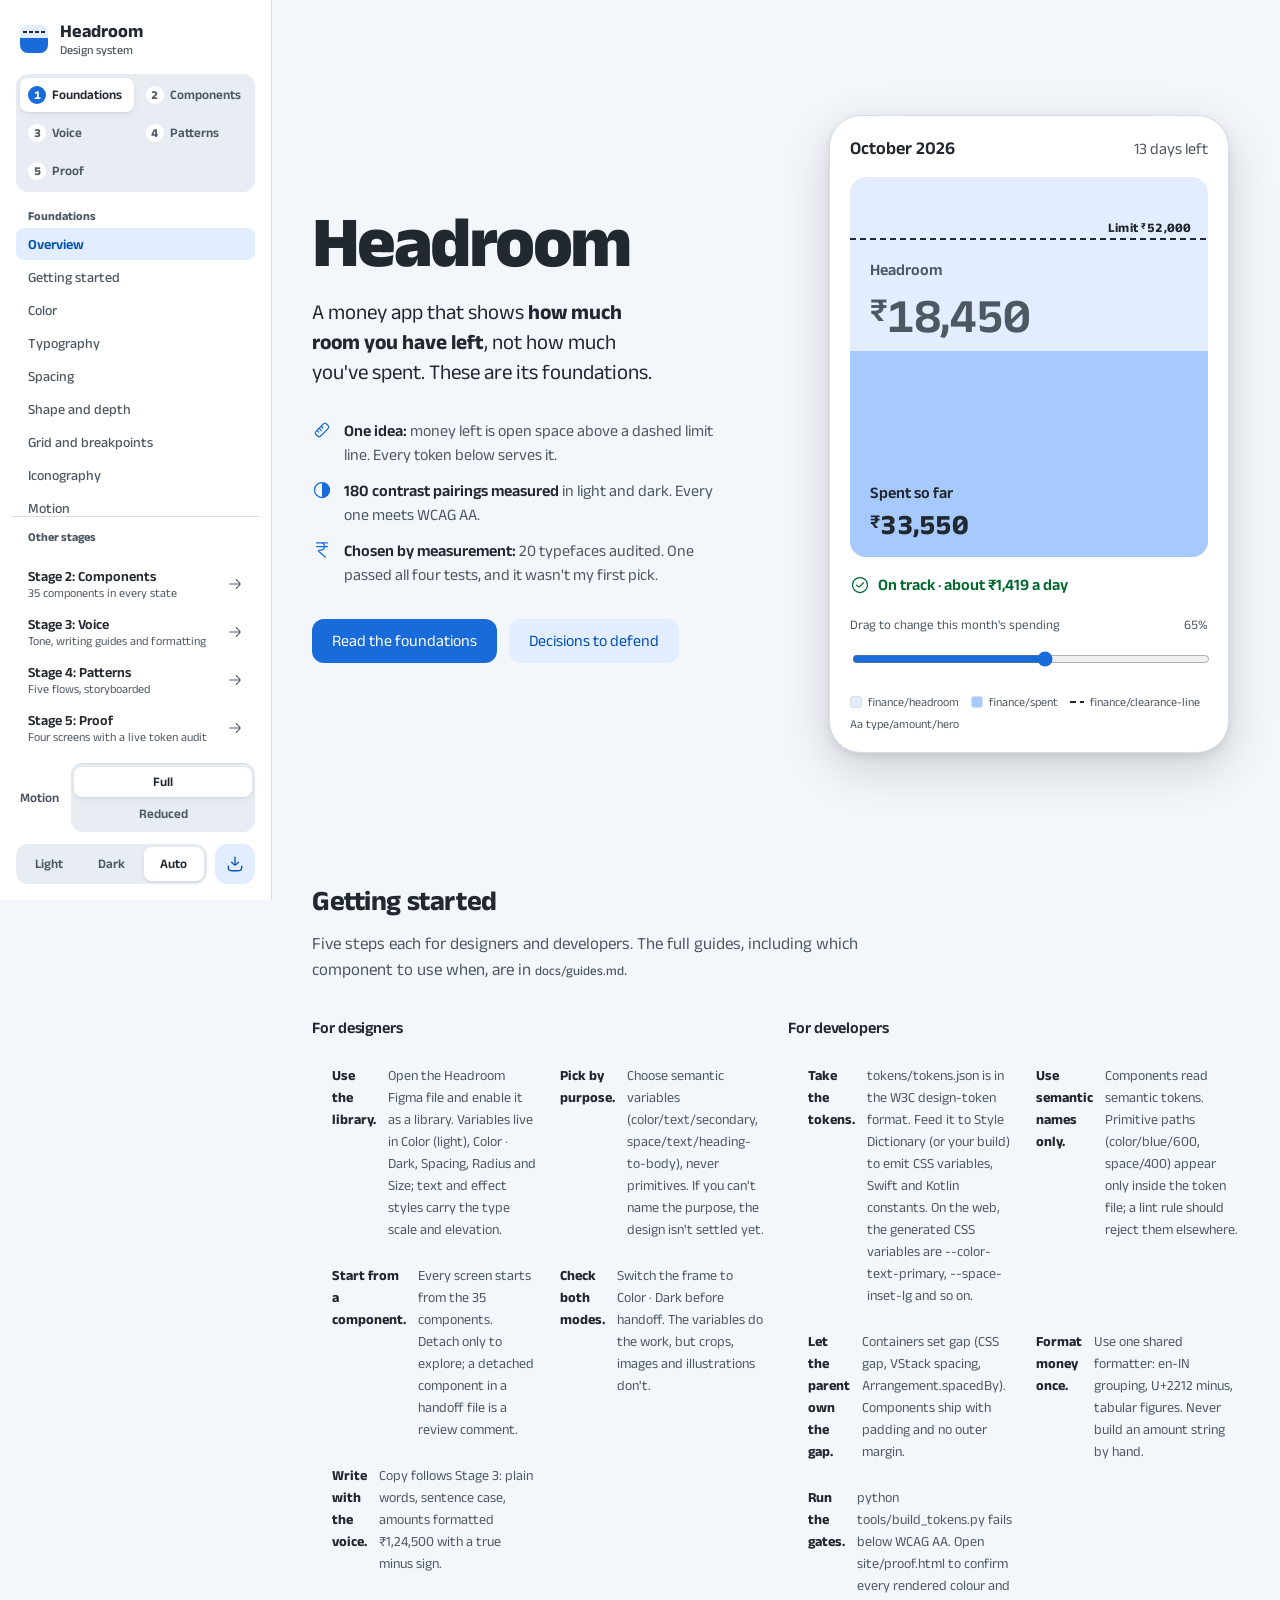
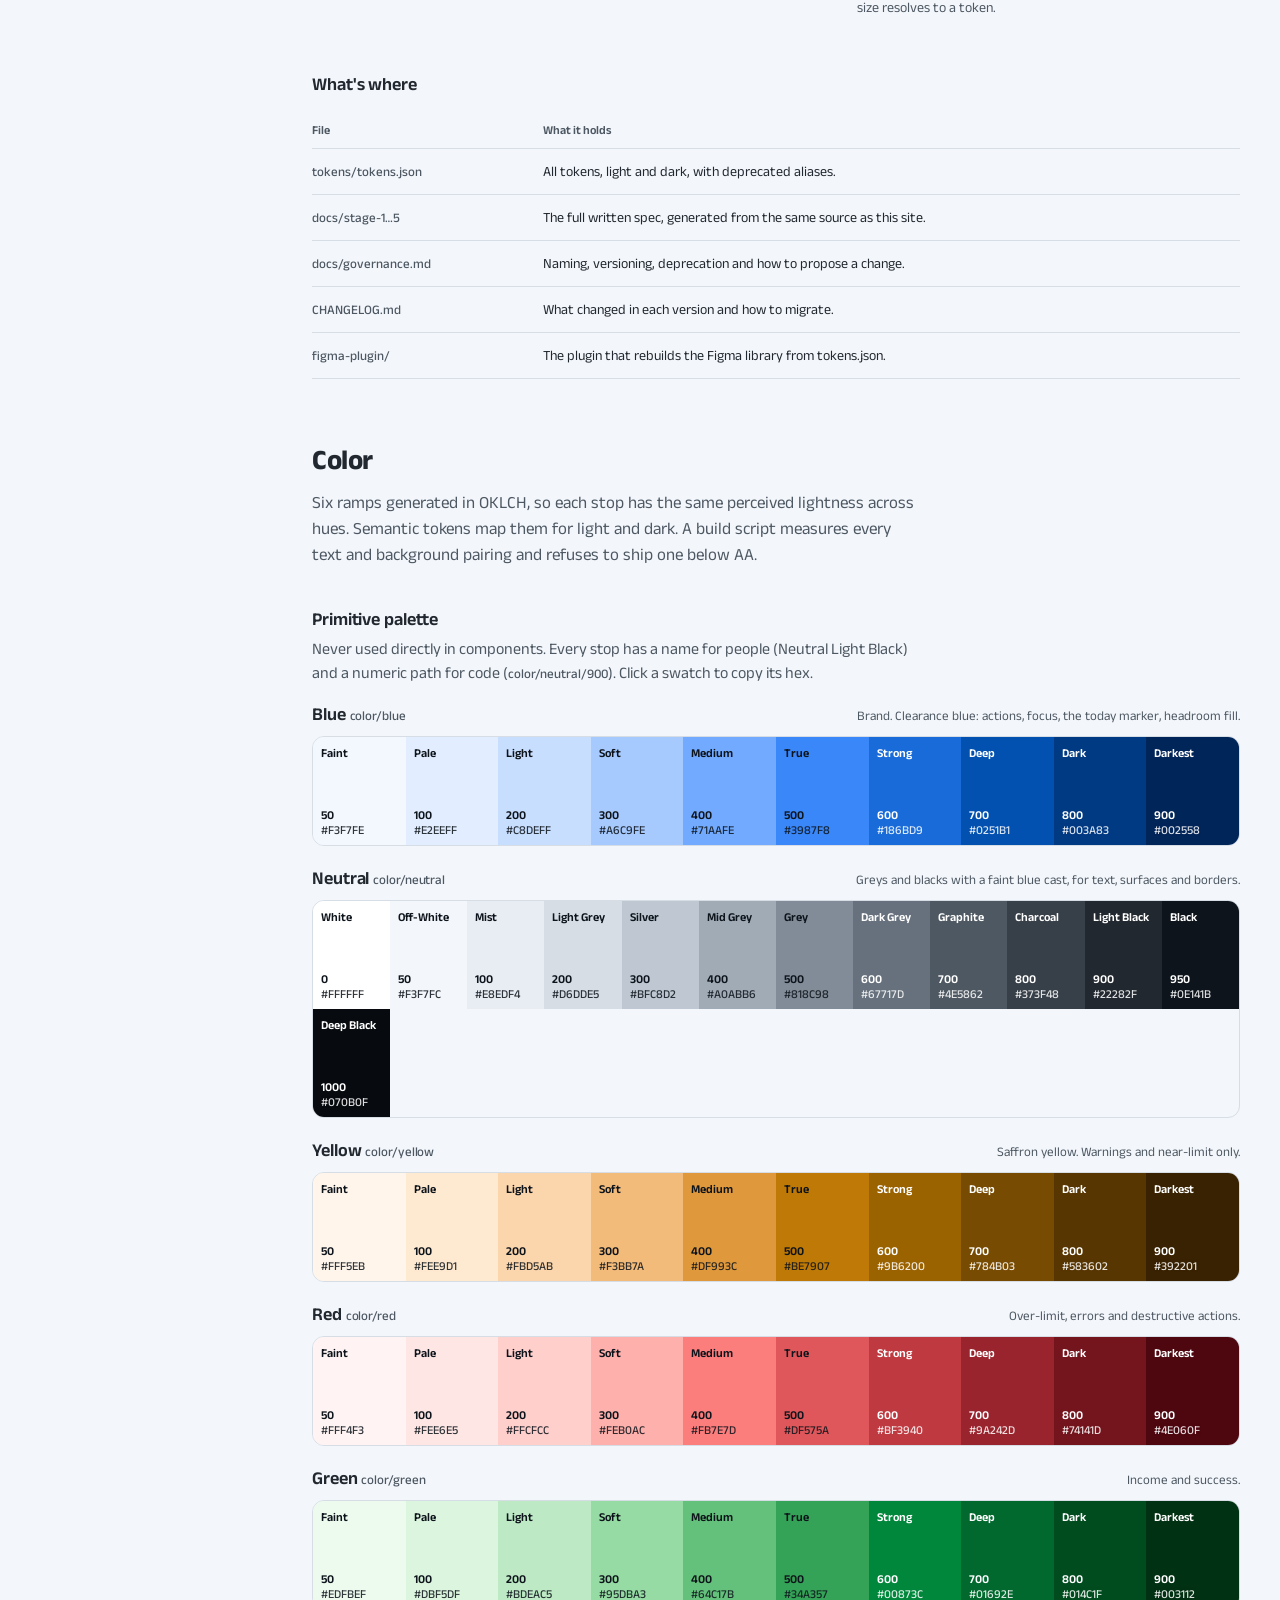
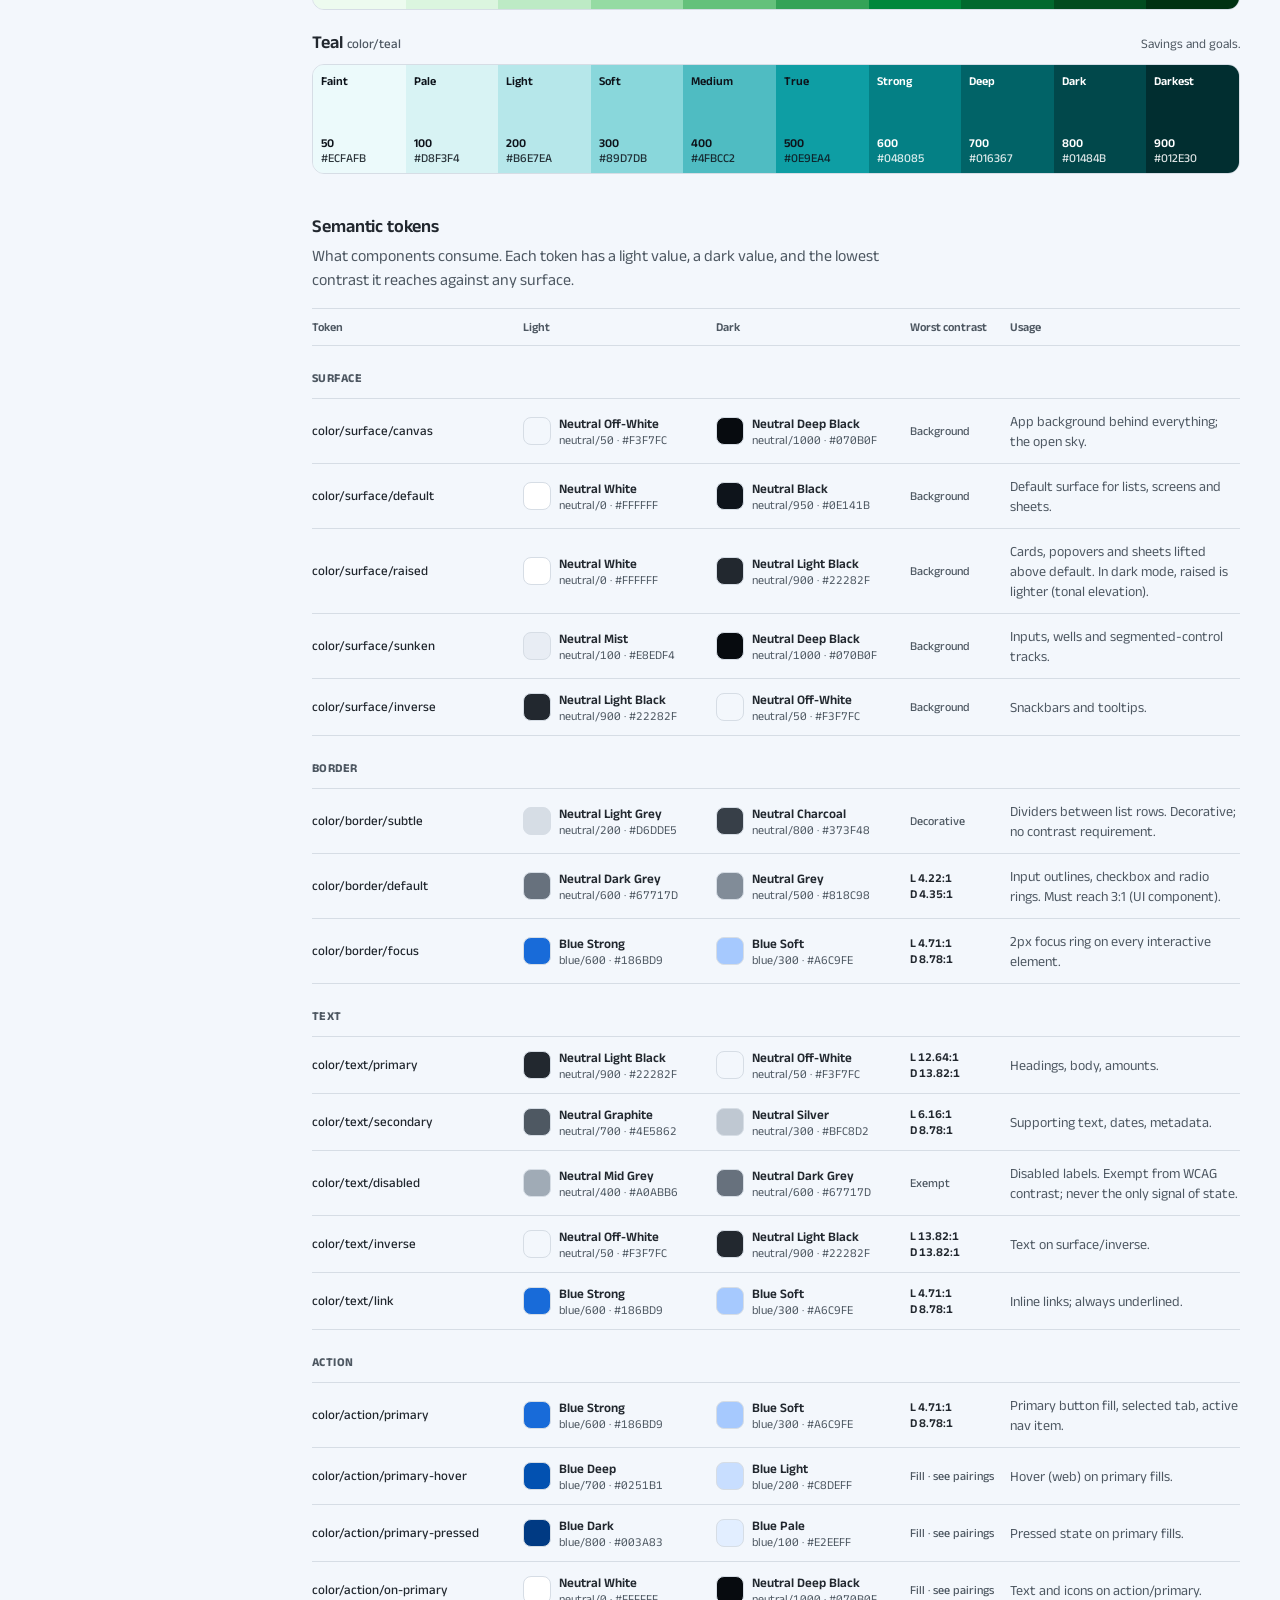
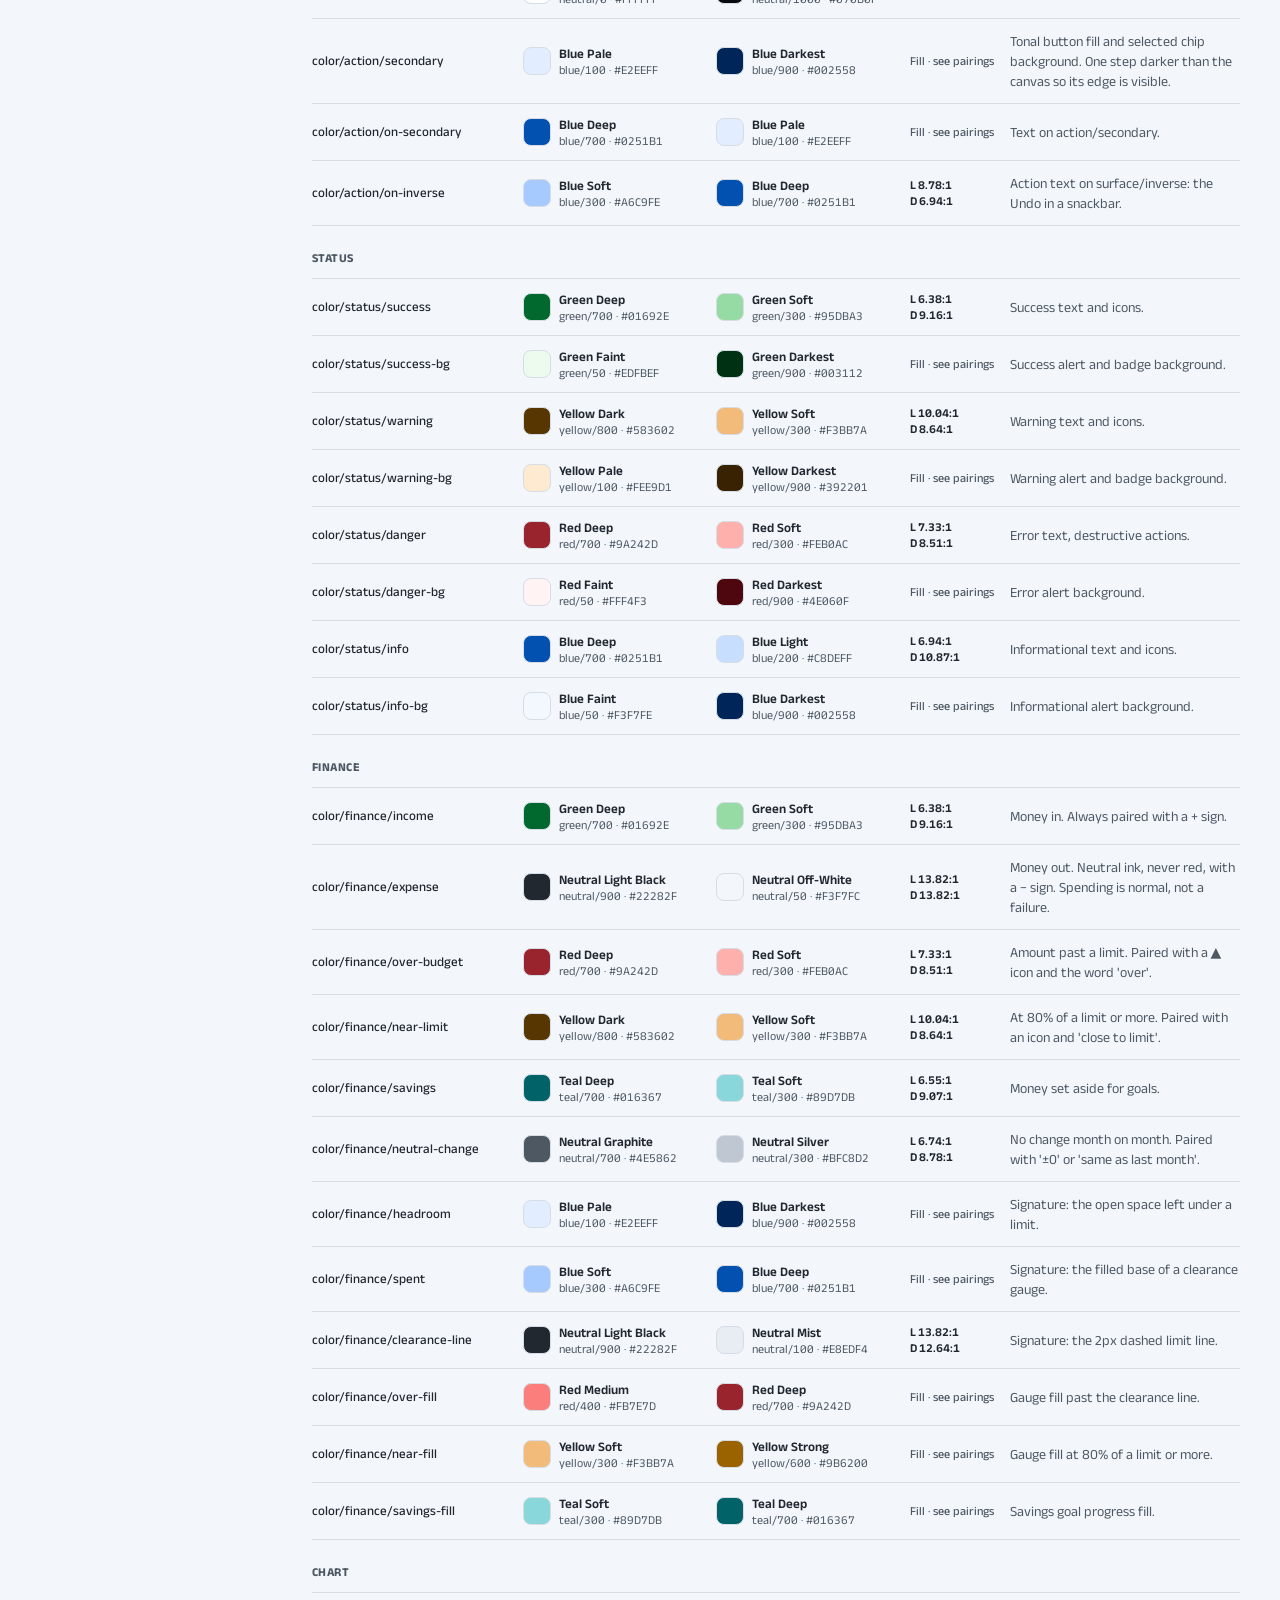
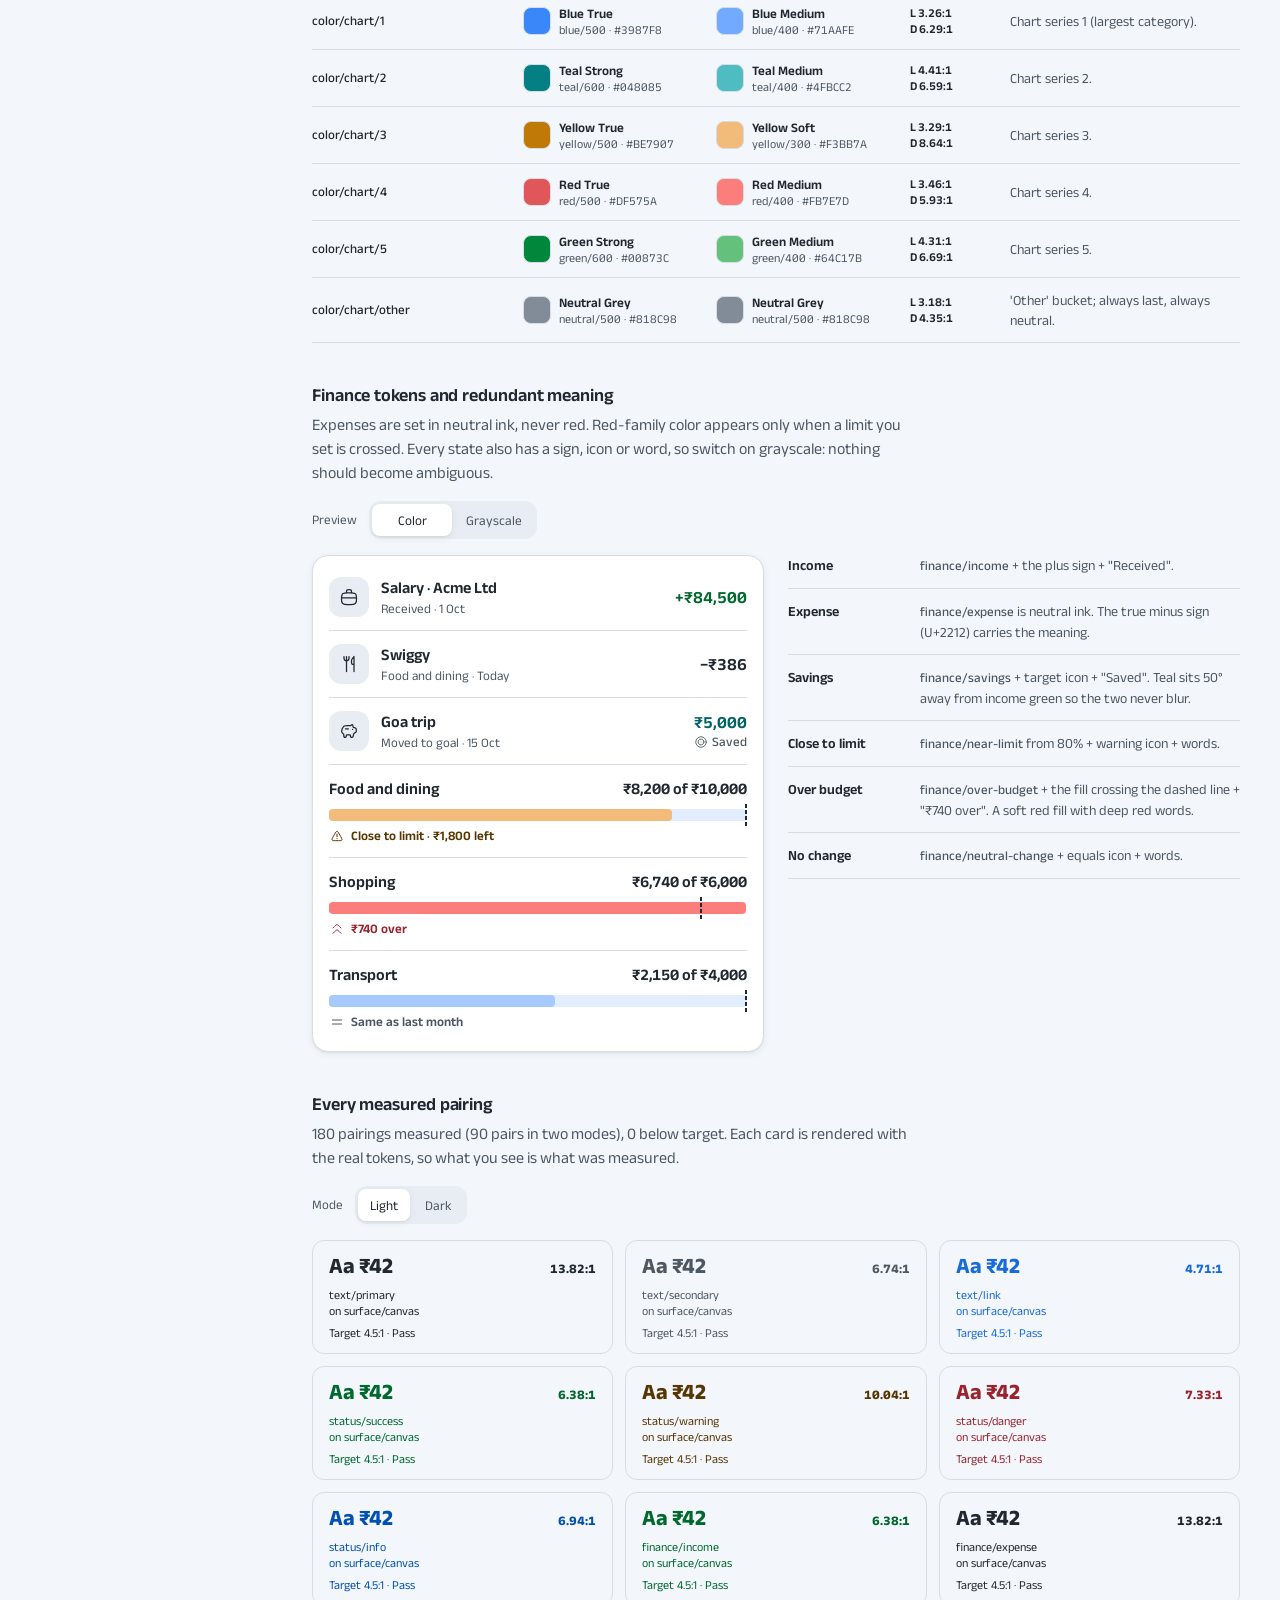
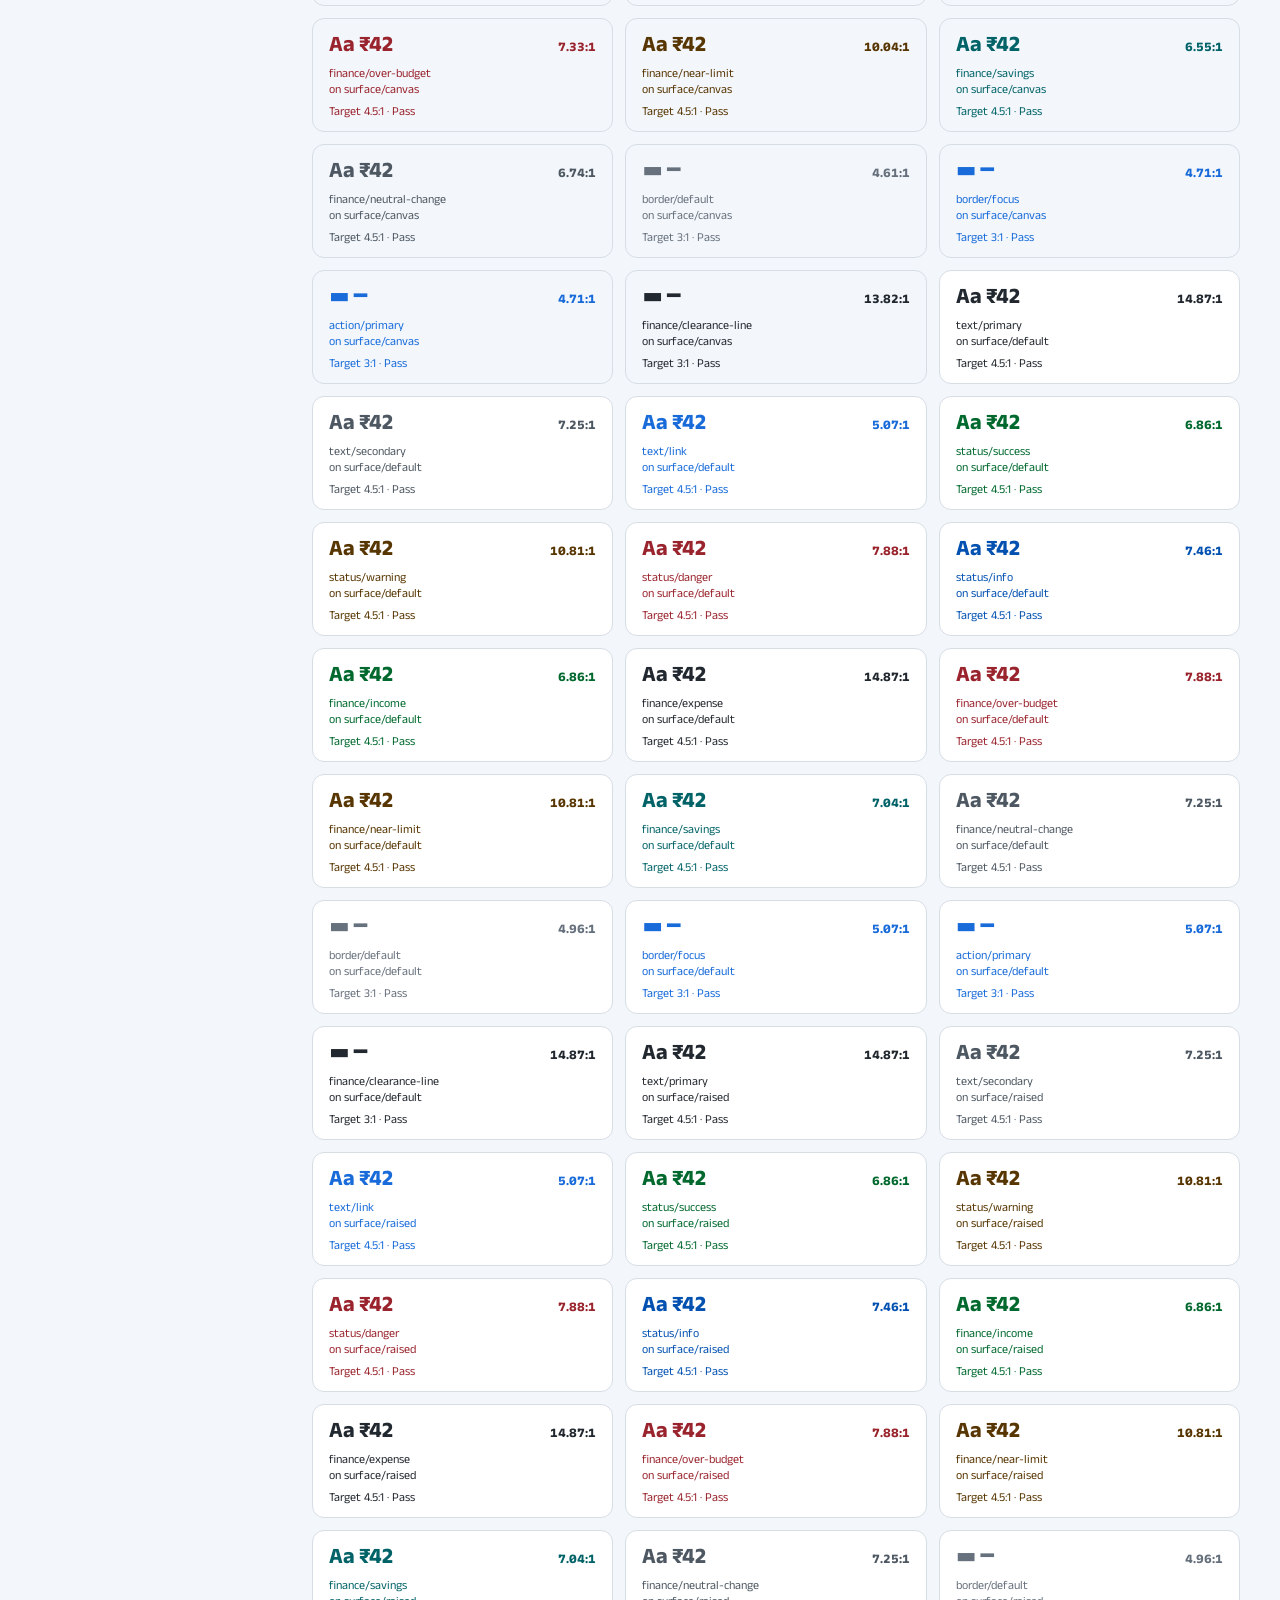
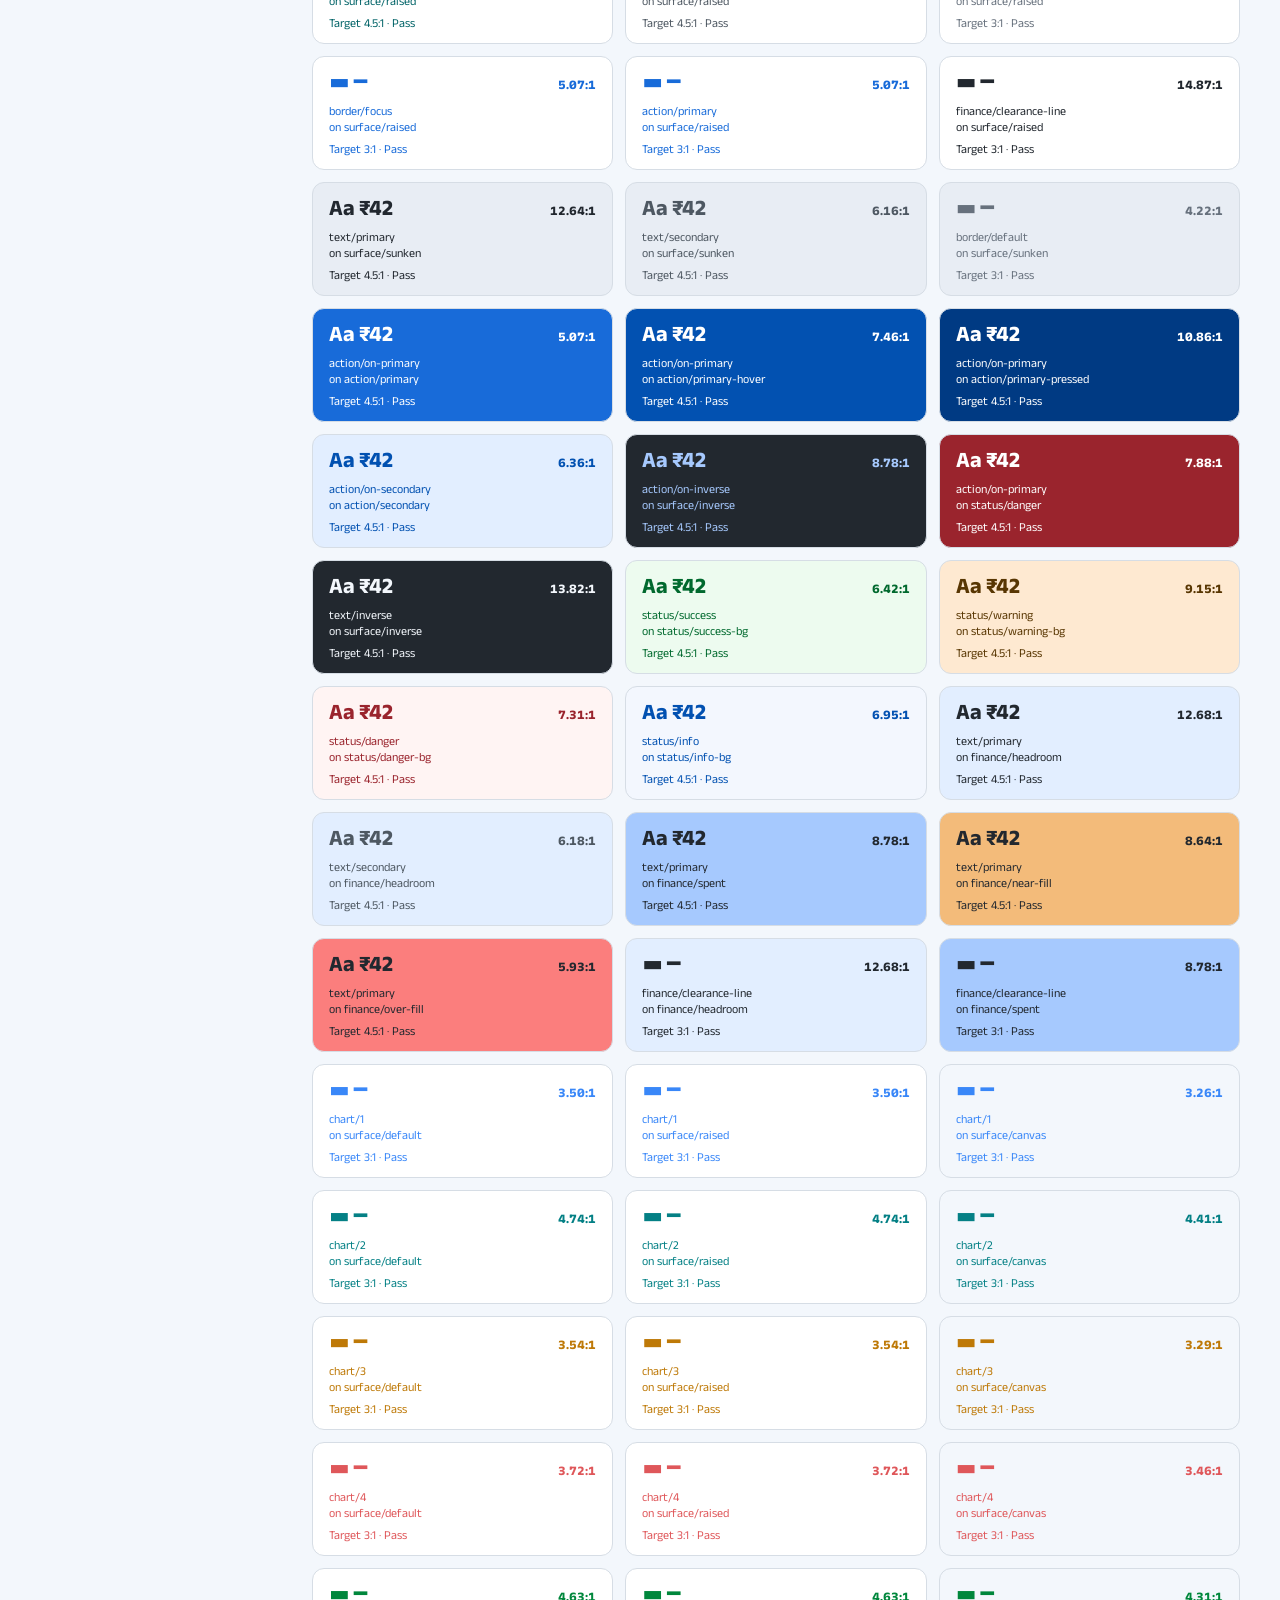
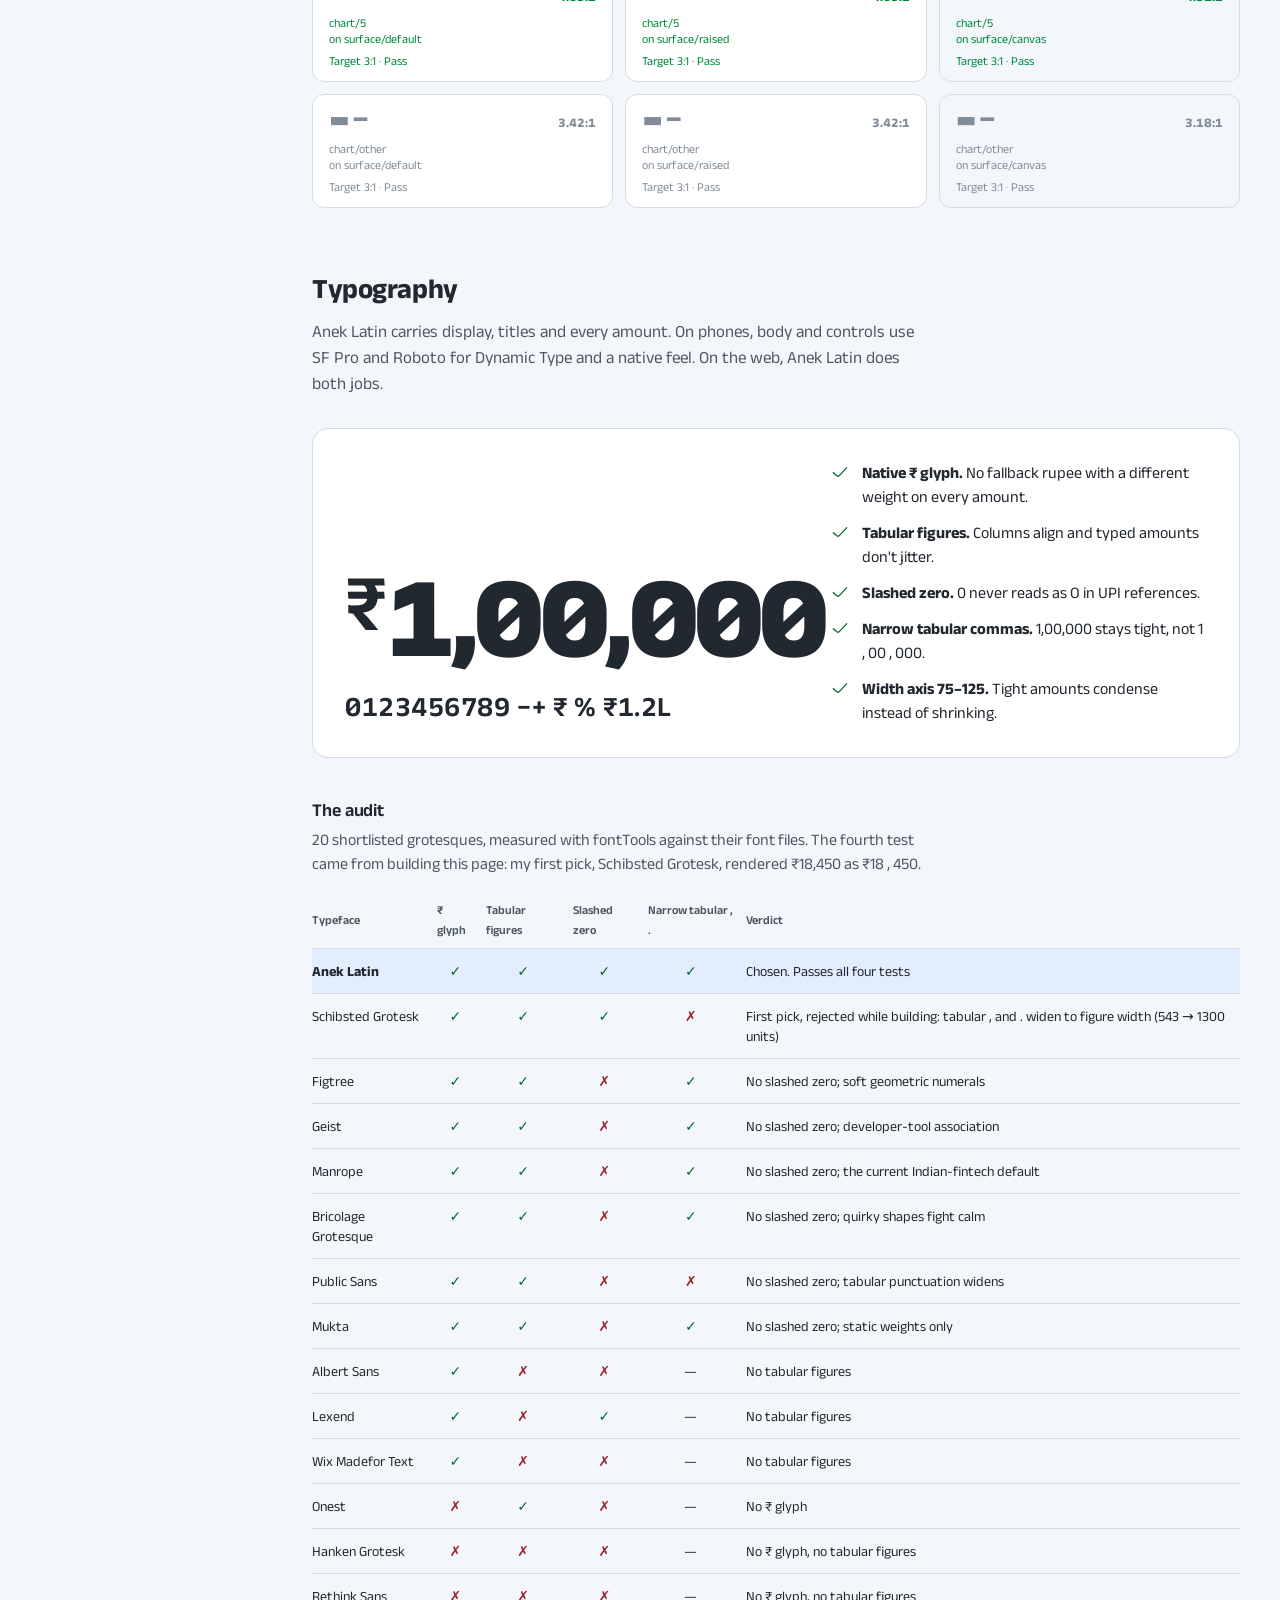
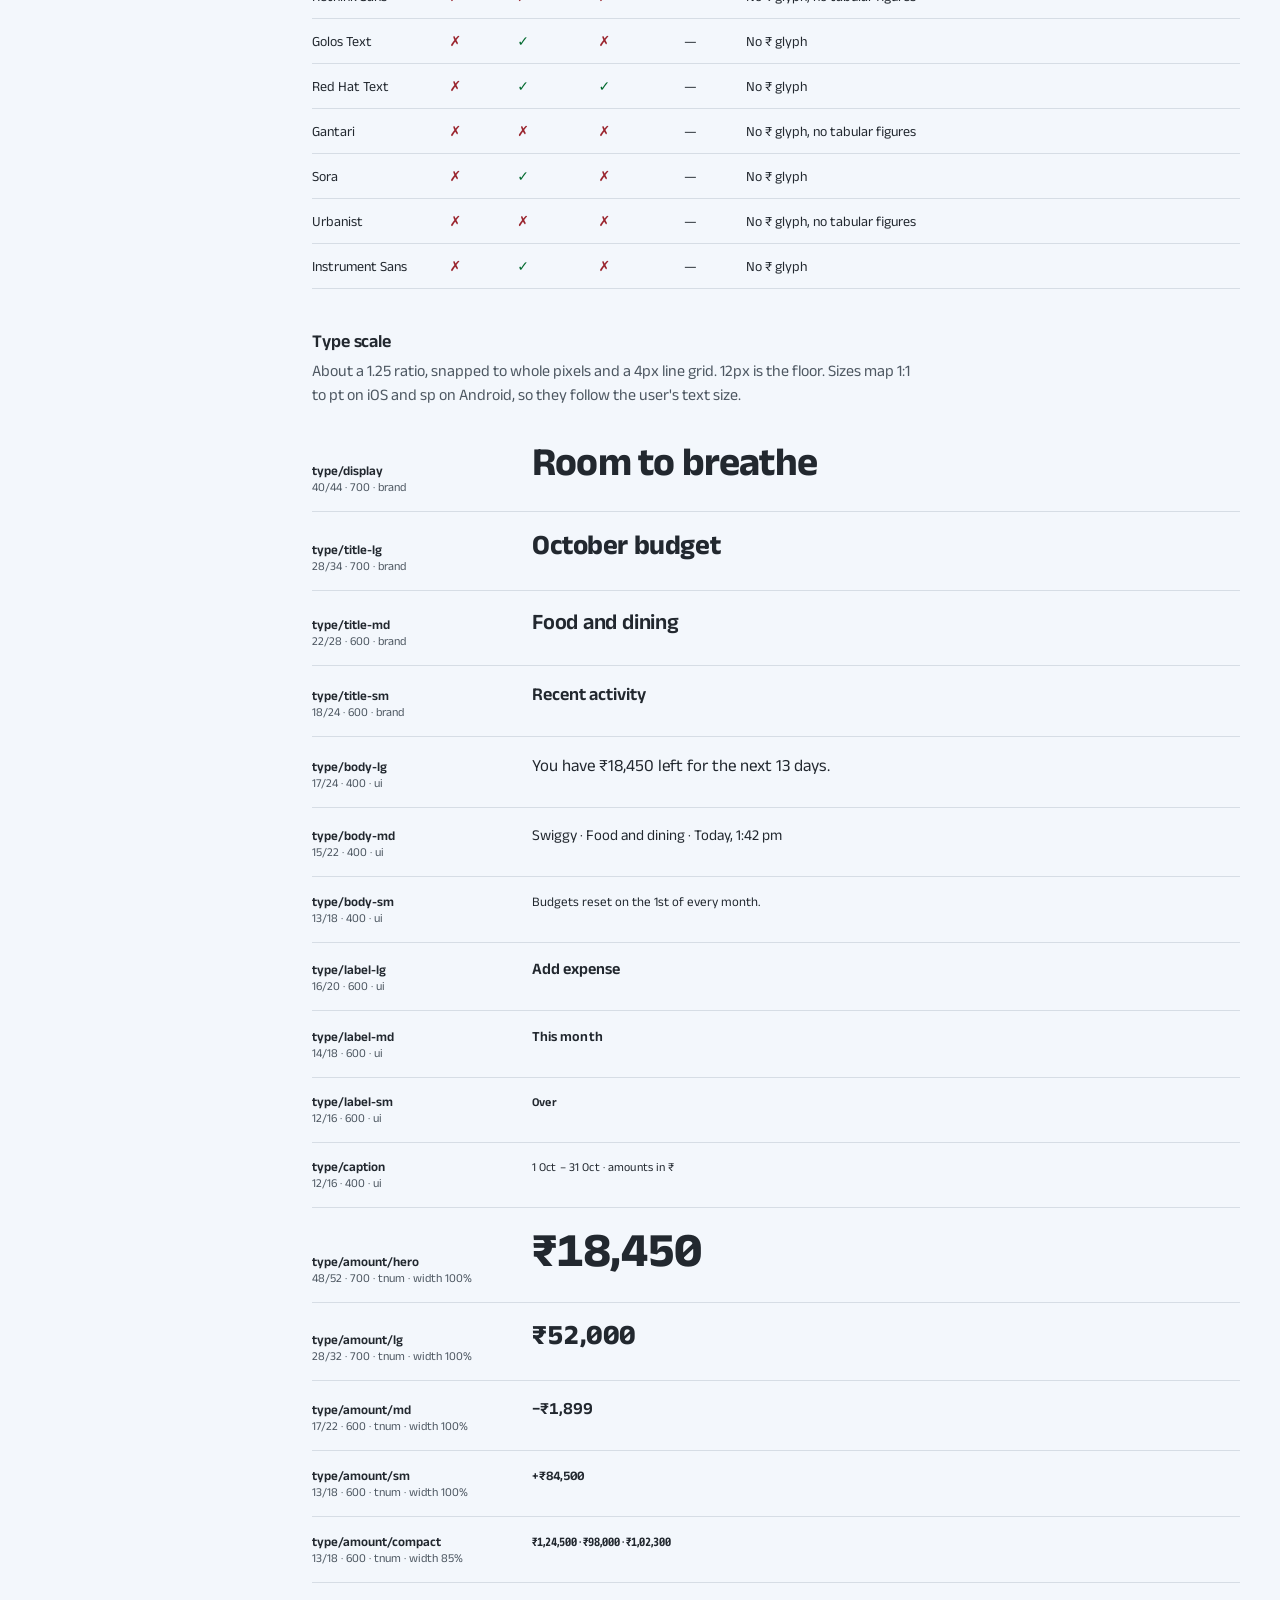
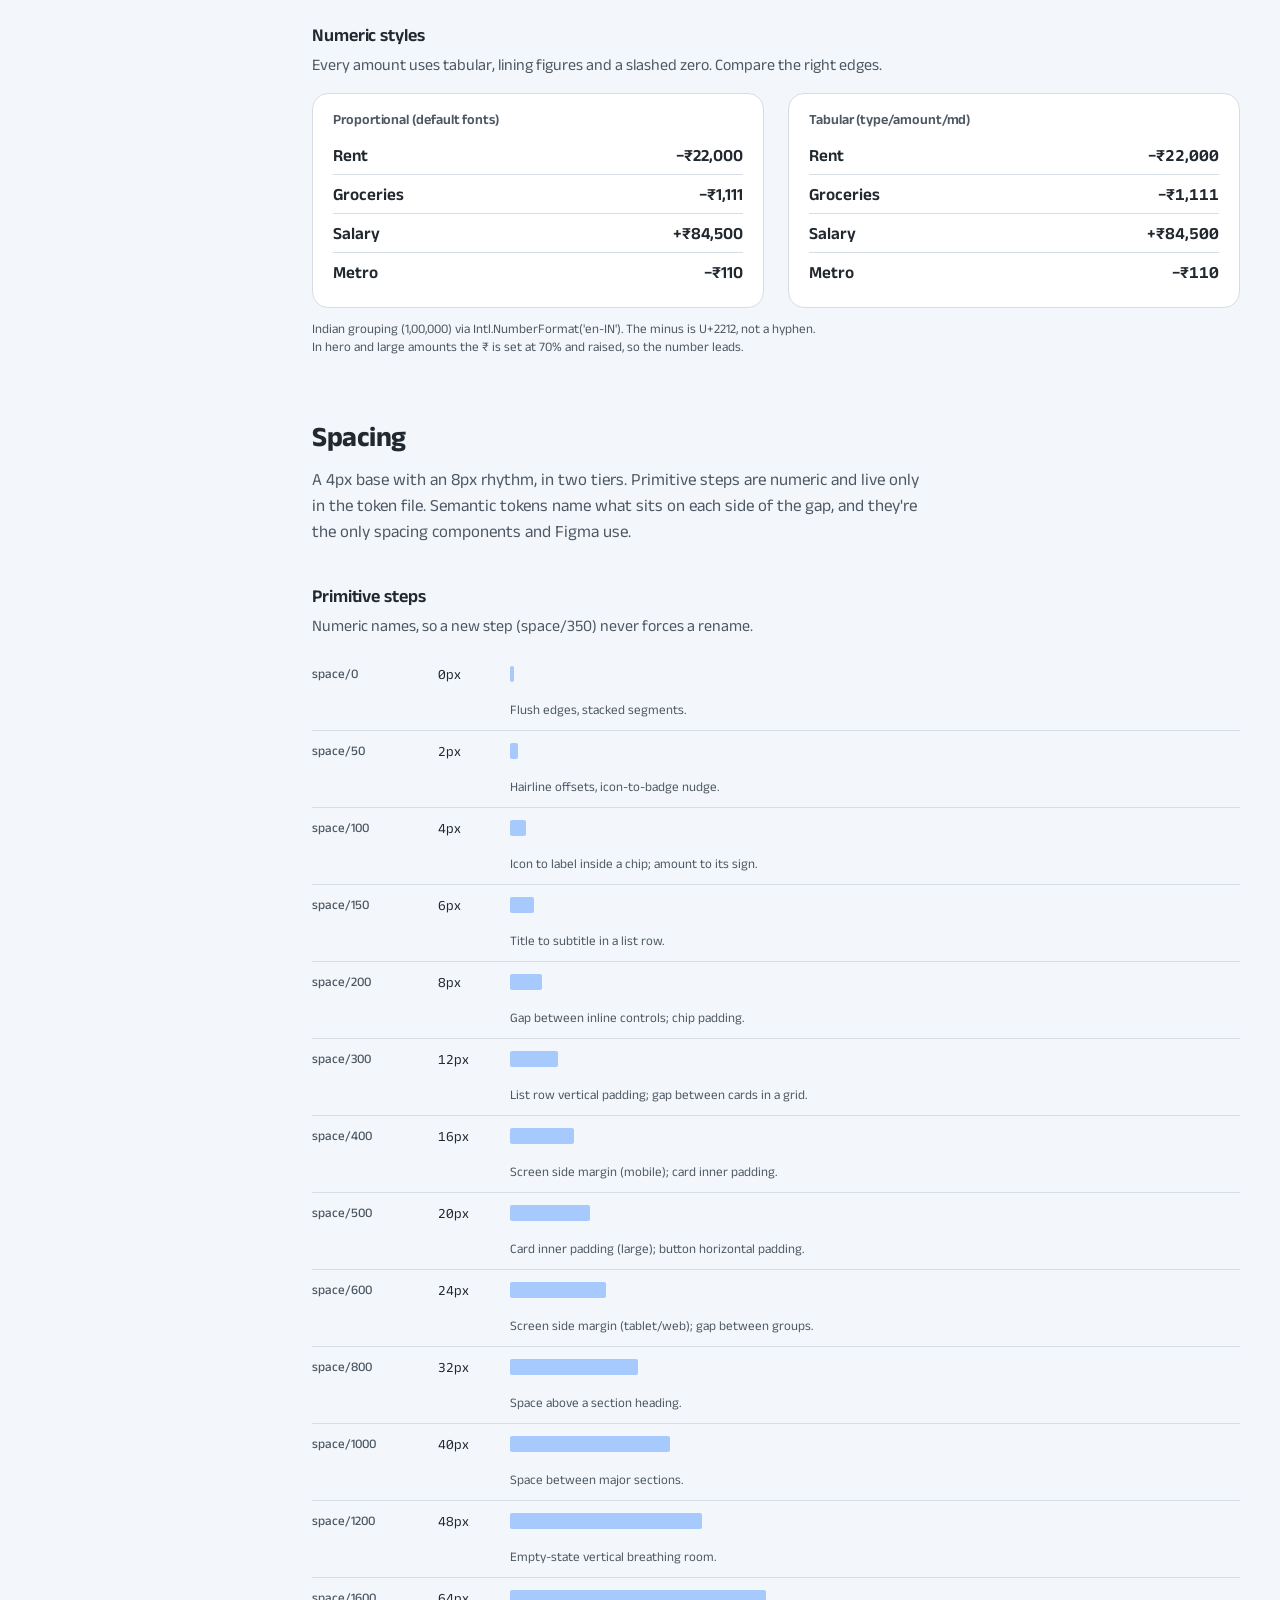
<file: site/index.html>
<!doctype html>
<html lang="en-IN">
<head>
<meta charset="utf-8">
<meta name="viewport" content="width=device-width, initial-scale=1">
<title>Headroom Foundations</title>
<meta name="description" content="Stage 1 foundations of the Headroom design system: color, type, spacing, shape, grid, icons and motion.">
<link rel="preconnect" href="https://fonts.googleapis.com">
<link rel="preconnect" href="https://fonts.gstatic.com" crossorigin>
<link href="https://fonts.googleapis.com/css2?family=Anek+Latin:wdth,wght@75..125,100..800&display=swap" rel="stylesheet">
<link rel="stylesheet" href="nav.css">
<style>
:root{--space-0:0px;--space-50:2px;--space-100:4px;--space-150:6px;--space-200:8px;--space-300:12px;--space-400:16px;--space-500:20px;--space-600:24px;--space-800:32px;--space-1000:40px;--space-1200:48px;--space-1600:64px;--space-2000:80px;--radius-none:0px;--radius-xs:4px;--radius-sm:8px;--radius-md:12px;--radius-lg:16px;--radius-xl:24px;--radius-full:9999px;--motion-duration-instant:0ms;--motion-duration-fast:120ms;--motion-duration-base:200ms;--motion-duration-moderate:280ms;--motion-duration-slow:400ms;--motion-duration-deliberate:640ms;--motion-easing-standard:cubic-bezier(0.2, 0, 0, 1);--motion-easing-enter:cubic-bezier(0.05, 0.7, 0.1, 1);--motion-easing-exit:cubic-bezier(0.3, 0, 0.8, 0.15);--motion-easing-linear:linear;--space-inset-none:var(--space-0);--space-inset-xs:var(--space-100);--space-inset-sm:var(--space-200);--space-inset-md:var(--space-300);--space-inset-lg:var(--space-400);--space-inset-xl:var(--space-600);--space-inset-2xl:var(--space-1000);--space-squish-sm-block:var(--space-50);--space-squish-sm-inline:var(--space-200);--space-squish-md-block:var(--space-200);--space-squish-md-inline:var(--space-300);--space-squish-lg-block:var(--space-300);--space-squish-lg-inline:var(--space-400);--space-squish-xl-block:var(--space-300);--space-squish-xl-inline:var(--space-500);--space-squish-2xl-inline:var(--space-600);--space-stretch-md-block:var(--space-300);--space-stretch-md-inline:var(--space-200);--space-text-amount-to-caption:var(--space-100);--space-text-eyebrow-to-title:var(--space-100);--space-text-title-to-subtitle:var(--space-150);--space-text-label-to-field:var(--space-150);--space-text-field-to-helper:var(--space-150);--space-text-heading-to-body:var(--space-200);--space-text-list-item:var(--space-200);--space-text-paragraph:var(--space-300);--space-text-body-to-action:var(--space-400);--space-text-section-heading-below:var(--space-300);--space-text-section-heading-above:var(--space-800);--space-text-inline:var(--space-100);--space-icon-to-text-sm:var(--space-150);--space-icon-to-text-md:var(--space-200);--space-icon-to-badge:var(--space-50);--space-icon-to-icon:var(--space-200);--space-icon-control-to-label:var(--space-300);--space-icon-target-to-target:var(--space-0);--space-media-tile-to-text:var(--space-300);--space-media-thumb-to-text:var(--space-400);--space-media-image-to-caption:var(--space-200);--space-media-chart-to-legend:var(--space-400);--space-media-card-image-to-content:var(--space-400);--space-media-amount-to-visual:var(--space-400);--space-media-illustration-to-headline:var(--space-600);--space-stack-row-to-row:var(--space-0);--space-stack-control-inline:var(--space-200);--space-stack-button-group:var(--space-300);--space-stack-button-stack:var(--space-300);--space-stack-card-to-card:var(--space-300);--space-stack-field-to-field:var(--space-400);--space-stack-alert-to-content:var(--space-400);--space-stack-group-to-group:var(--space-600);--space-stack-fieldset-to-fieldset:var(--space-800);--space-layout-page-margin:16px;--space-layout-gutter:12px;--space-layout-screen-top:16px;--space-layout-content-bottom:24px;--space-layout-group:24px;--space-layout-section:32px;--color-surface-canvas:#F3F7FC;--color-surface-default:#FFFFFF;--color-surface-raised:#FFFFFF;--color-surface-sunken:#E8EDF4;--color-surface-inverse:#22282F;--color-border-subtle:#D6DDE5;--color-border-default:#67717D;--color-border-focus:#186BD9;--color-text-primary:#22282F;--color-text-secondary:#4E5862;--color-text-disabled:#A0ABB6;--color-text-inverse:#F3F7FC;--color-text-link:#186BD9;--color-action-primary:#186BD9;--color-action-primary-hover:#0251B1;--color-action-primary-pressed:#003A83;--color-action-on-primary:#FFFFFF;--color-action-secondary:#E2EEFF;--color-action-on-secondary:#0251B1;--color-action-on-inverse:#A6C9FE;--color-status-success:#01692E;--color-status-success-bg:#EDFBEF;--color-status-warning:#583602;--color-status-warning-bg:#FEE9D1;--color-status-danger:#9A242D;--color-status-danger-bg:#FFF4F3;--color-status-info:#0251B1;--color-status-info-bg:#F3F7FE;--color-finance-income:#01692E;--color-finance-expense:#22282F;--color-finance-over-budget:#9A242D;--color-finance-near-limit:#583602;--color-finance-savings:#016367;--color-finance-neutral-change:#4E5862;--color-finance-headroom:#E2EEFF;--color-finance-spent:#A6C9FE;--color-finance-clearance-line:#22282F;--color-finance-over-fill:#FB7E7D;--color-finance-near-fill:#F3BB7A;--color-finance-savings-fill:#89D7DB;--color-chart-1:#3987F8;--color-chart-2:#048085;--color-chart-3:#BE7907;--color-chart-4:#DF575A;--color-chart-5:#00873C;--color-chart-other:#818C98;--color-overlay-scrim:rgba(7,11,15,.40);--color-overlay-pressed:rgba(7,11,15,.08);--color-overlay-hover:rgba(7,11,15,.04);--elevation-0:none;--elevation-1:0 1px 2px rgba(7,11,15,.06), 0 2px 8px rgba(7,11,15,.06);--elevation-2:0 2px 4px rgba(7,11,15,.06), 0 8px 24px rgba(7,11,15,.10);--elevation-3:0 4px 8px rgba(7,11,15,.08), 0 16px 48px rgba(7,11,15,.16);color-scheme:light}@media (min-width:600px){:root{--space-layout-page-margin:24px;--space-layout-gutter:16px;--space-layout-screen-top:16px;--space-layout-content-bottom:24px;--space-layout-group:24px;--space-layout-section:40px;}}@media (min-width:840px){:root{--space-layout-page-margin:32px;--space-layout-gutter:24px;--space-layout-screen-top:24px;--space-layout-content-bottom:40px;--space-layout-group:32px;--space-layout-section:48px;}}@media (min-width:1200px){:root{--space-layout-page-margin:40px;--space-layout-gutter:24px;--space-layout-screen-top:32px;--space-layout-content-bottom:64px;--space-layout-group:32px;--space-layout-section:64px;}}@media (prefers-color-scheme:dark){:root:not([data-theme=light]){--color-surface-canvas:#070B0F;--color-surface-default:#0E141B;--color-surface-raised:#22282F;--color-surface-sunken:#070B0F;--color-surface-inverse:#F3F7FC;--color-border-subtle:#373F48;--color-border-default:#818C98;--color-border-focus:#A6C9FE;--color-text-primary:#F3F7FC;--color-text-secondary:#BFC8D2;--color-text-disabled:#67717D;--color-text-inverse:#22282F;--color-text-link:#A6C9FE;--color-action-primary:#A6C9FE;--color-action-primary-hover:#C8DEFF;--color-action-primary-pressed:#E2EEFF;--color-action-on-primary:#070B0F;--color-action-secondary:#002558;--color-action-on-secondary:#E2EEFF;--color-action-on-inverse:#0251B1;--color-status-success:#95DBA3;--color-status-success-bg:#003112;--color-status-warning:#F3BB7A;--color-status-warning-bg:#392201;--color-status-danger:#FEB0AC;--color-status-danger-bg:#4E060F;--color-status-info:#C8DEFF;--color-status-info-bg:#002558;--color-finance-income:#95DBA3;--color-finance-expense:#F3F7FC;--color-finance-over-budget:#FEB0AC;--color-finance-near-limit:#F3BB7A;--color-finance-savings:#89D7DB;--color-finance-neutral-change:#BFC8D2;--color-finance-headroom:#002558;--color-finance-spent:#0251B1;--color-finance-clearance-line:#E8EDF4;--color-finance-over-fill:#9A242D;--color-finance-near-fill:#9B6200;--color-finance-savings-fill:#016367;--color-chart-1:#71AAFE;--color-chart-2:#4FBCC2;--color-chart-3:#F3BB7A;--color-chart-4:#FB7E7D;--color-chart-5:#64C17B;--color-chart-other:#818C98;--color-overlay-scrim:rgba(7,11,15,.64);--color-overlay-pressed:rgba(255,255,255,.10);--color-overlay-hover:rgba(255,255,255,.06);--elevation-0:none;--elevation-1:none;--elevation-2:0 8px 24px rgba(0,0,0,.40);--elevation-3:0 16px 48px rgba(0,0,0,.56);color-scheme:dark}}:root[data-theme=dark]{--color-surface-canvas:#070B0F;--color-surface-default:#0E141B;--color-surface-raised:#22282F;--color-surface-sunken:#070B0F;--color-surface-inverse:#F3F7FC;--color-border-subtle:#373F48;--color-border-default:#818C98;--color-border-focus:#A6C9FE;--color-text-primary:#F3F7FC;--color-text-secondary:#BFC8D2;--color-text-disabled:#67717D;--color-text-inverse:#22282F;--color-text-link:#A6C9FE;--color-action-primary:#A6C9FE;--color-action-primary-hover:#C8DEFF;--color-action-primary-pressed:#E2EEFF;--color-action-on-primary:#070B0F;--color-action-secondary:#002558;--color-action-on-secondary:#E2EEFF;--color-action-on-inverse:#0251B1;--color-status-success:#95DBA3;--color-status-success-bg:#003112;--color-status-warning:#F3BB7A;--color-status-warning-bg:#392201;--color-status-danger:#FEB0AC;--color-status-danger-bg:#4E060F;--color-status-info:#C8DEFF;--color-status-info-bg:#002558;--color-finance-income:#95DBA3;--color-finance-expense:#F3F7FC;--color-finance-over-budget:#FEB0AC;--color-finance-near-limit:#F3BB7A;--color-finance-savings:#89D7DB;--color-finance-neutral-change:#BFC8D2;--color-finance-headroom:#002558;--color-finance-spent:#0251B1;--color-finance-clearance-line:#E8EDF4;--color-finance-over-fill:#9A242D;--color-finance-near-fill:#9B6200;--color-finance-savings-fill:#016367;--color-chart-1:#71AAFE;--color-chart-2:#4FBCC2;--color-chart-3:#F3BB7A;--color-chart-4:#FB7E7D;--color-chart-5:#64C17B;--color-chart-other:#818C98;--color-overlay-scrim:rgba(7,11,15,.64);--color-overlay-pressed:rgba(255,255,255,.10);--color-overlay-hover:rgba(255,255,255,.06);--elevation-0:none;--elevation-1:none;--elevation-2:0 8px 24px rgba(0,0,0,.40);--elevation-3:0 16px 48px rgba(0,0,0,.56);color-scheme:dark}
*,*::before,*::after{box-sizing:border-box}
html{scroll-behavior:smooth;scroll-padding-top:var(--space-600)}
:root[data-motion=reduce]{scroll-behavior:auto}
body{margin:0;background:var(--color-surface-canvas);color:var(--color-text-primary);font:400 16px/24px "Anek Latin",system-ui,sans-serif;-webkit-font-smoothing:antialiased}
::selection{background:var(--color-finance-headroom);color:var(--color-text-primary)}
a{color:var(--color-text-link);text-underline-offset:3px;text-decoration-thickness:1px}
:focus-visible{outline:2px solid var(--color-border-focus);outline-offset:2px;border-radius:var(--radius-xs)}
code,.tok{font:inherit;font-size:13px;font-weight:500;color:var(--color-text-secondary);overflow-wrap:anywhere}
h1,h2,h3{margin:0;font-weight:700;text-wrap:balance}
h2{font-size:28px;line-height:34px;letter-spacing:-.015em}
h3{font-size:18px;line-height:24px;letter-spacing:-.005em;font-weight:600}
p{margin:0}
.muted{color:var(--color-text-secondary)}
.num,.g-room,.g-limit,.g-spent,#g-pct,.amt,.bud-h,.col,.spec .big,.spec .digits,.ratio,.pair .r,.chipc,.sw,.spaces span{font-variant-numeric:tabular-nums lining-nums slashed-zero}
.sr{position:absolute;width:1px;height:1px;overflow:hidden;clip:rect(0 0 0 0);white-space:nowrap}
.dash{height:2px;background:repeating-linear-gradient(90deg,var(--color-finance-clearance-line) 0 6px,transparent 6px 10px)}
[data-lucide]{width:20px;height:20px;stroke-width:1.5;flex:none}
svg.lucide{flex:none;width:20px;height:20px}
.seg{display:inline-grid;grid-auto-flow:column;grid-auto-columns:1fr;padding:3px;border-radius:var(--radius-md);background:var(--color-surface-sunken);gap:2px}
.seg button{font:600 13px/18px inherit;font-family:inherit;border:0;background:transparent;color:var(--color-text-secondary);padding:var(--space-150) var(--space-300);border-radius:var(--radius-sm);cursor:pointer;min-height:32px;transition:background var(--motion-duration-fast) var(--motion-easing-standard)}
.seg button[aria-pressed=true]{background:var(--color-surface-raised);color:var(--color-text-primary);box-shadow:var(--elevation-1)}
.btn{display:inline-flex;align-items:center;justify-content:center;gap:var(--space-200);min-height:44px;padding:0 var(--space-500);border-radius:var(--radius-md);border:0;font:600 15px/20px inherit;font-family:inherit;text-decoration:none;cursor:pointer;transition:background var(--motion-duration-fast) var(--motion-easing-standard)}
.btn-primary{background:var(--color-action-primary);color:var(--color-action-on-primary)}
.btn-primary:hover{background:var(--color-action-primary-hover)}
.btn-primary:active{background:var(--color-action-primary-pressed)}
.btn-tonal{background:var(--color-action-secondary);color:var(--color-action-on-secondary)}
main{min-width:0;padding:0 var(--space-1000) var(--space-1600)}
.wrap{max-width:1040px;margin:0 auto}
section{padding-top:var(--space-1600)}
section > header{display:flex;flex-direction:column;gap:var(--space-300);max-width:68ch;margin-bottom:var(--space-800)}
section > header p{font-size:17px;line-height:26px;color:var(--color-text-secondary)}
.sub{margin:var(--space-1000) 0 var(--space-400);display:flex;flex-direction:column;gap:var(--space-150);max-width:68ch}
.sub p{color:var(--color-text-secondary)}
.note{font-size:13px;line-height:18px;color:var(--color-text-secondary);margin-top:var(--space-300);max-width:72ch}

/* hero */
.hero{display:grid;grid-template-columns:minmax(0,1.1fr) minmax(0,1fr);gap:var(--space-1000);align-items:center;padding-top:var(--space-1200);min-height:min(92vh,820px)}
.hero h1{font-size:72px;line-height:72px;letter-spacing:-.035em;font-weight:800}
.hero .lede{font-size:21px;line-height:30px;margin-top:var(--space-500);max-width:30ch}
.hero .lede b{font-weight:700}
.facts{margin:var(--space-800) 0 0;padding:0;list-style:none;display:flex;flex-direction:column;gap:var(--space-300);max-width:46ch}
.facts li{display:flex;gap:var(--space-300);color:var(--color-text-secondary)}
.facts li svg{color:var(--color-action-primary);margin-top:1px}
.facts b{color:var(--color-text-primary);font-weight:600}
.cta{display:flex;flex-wrap:wrap;gap:var(--space-300);margin-top:var(--space-800)}

.device{background:var(--color-surface-default);border-radius:32px;padding:var(--space-500);box-shadow:var(--elevation-3);border:1px solid var(--color-border-subtle);max-width:400px;justify-self:center;width:100%}
.dev-top{display:flex;justify-content:space-between;align-items:baseline;margin-bottom:var(--space-400)}
.dev-top b{font-size:18px;font-weight:600}
.gauge{position:relative;height:380px;border-radius:var(--radius-lg);background:var(--color-finance-headroom);overflow:hidden;isolation:isolate}
.g-fill{position:absolute;left:0;right:0;bottom:0;height:0;background:var(--color-finance-spent);transition:height var(--motion-duration-slow) var(--motion-easing-enter),background var(--motion-duration-base) var(--motion-easing-standard)}
.g-line{position:absolute;left:0;right:0;top:16%;z-index:2}
.g-limit{position:absolute;right:var(--space-400);top:calc(16% - 24px);font-size:13px;font-weight:700;letter-spacing:.02em;z-index:2}
.g-room{position:absolute;left:var(--space-500);top:calc(16% + 20px);z-index:2}
.g-room p{font-weight:600;color:var(--color-text-secondary)}
.g-amt{font-size:48px;line-height:52px;font-weight:700;letter-spacing:-.025em;margin-top:2px}
.rs{font-size:.7em;vertical-align:.32em;margin-right:.04em;font-weight:600}
.g-spent{position:absolute;left:var(--space-500);bottom:var(--space-400);z-index:2;font-weight:600}
.g-spent b{display:block;font-size:28px;line-height:32px;font-weight:700;letter-spacing:-.015em}
.g-state{display:flex;align-items:center;gap:var(--space-200);margin-top:var(--space-400);min-height:24px;font-weight:600}
.g-state[data-s=ok]{color:var(--color-status-success)}
.g-state[data-s=near]{color:var(--color-finance-near-limit)}
.g-state[data-s=over]{color:var(--color-finance-over-budget)}
.g-state svg{display:none}
.g-state[data-s=ok] .i-ok,.g-state[data-s=near] .i-near,.g-state[data-s=over] .i-over{display:block}
.scrub{margin-top:var(--space-400)}
.scrub label{display:flex;justify-content:space-between;font-size:13px;color:var(--color-text-secondary);margin-bottom:var(--space-200)}
input[type=range]{width:100%;accent-color:var(--color-action-primary);height:24px}
.anno{display:flex;flex-wrap:wrap;gap:var(--space-150) var(--space-300);margin-top:var(--space-400)}
.anno span{display:inline-flex;align-items:center;gap:var(--space-150);font-size:12px;line-height:16px;color:var(--color-text-secondary)}
.anno i{width:12px;height:12px;border-radius:3px;display:inline-block;border:1px solid var(--color-border-subtle)}

/* color */
.ramps{display:flex;flex-direction:column;gap:var(--space-500)}
.ramp-h{display:flex;justify-content:space-between;align-items:baseline;gap:var(--space-400);margin-bottom:var(--space-200)}
.ramp-h span{font-size:13px;color:var(--color-text-secondary);text-align:right}
.ramp{display:grid;grid-template-columns:repeat(auto-fit,minmax(72px,1fr));border-radius:var(--radius-md);overflow:hidden;border:1px solid var(--color-border-subtle)}
.sw{all:unset;cursor:pointer;height:92px;padding:var(--space-200);display:flex;flex-direction:column;justify-content:flex-end;font-size:12px;line-height:15px;font-weight:600;position:relative}
.sw:focus-visible{outline:2px solid var(--color-border-focus);outline-offset:-2px}
.sw em{font-style:normal;font-weight:500;opacity:.85}
.sw strong{font-weight:600;margin-bottom:auto}
.sw[data-copied]::after{content:"Copied";position:absolute;top:6px;left:8px;font-size:12px}
.toolbar{display:flex;flex-wrap:wrap;align-items:center;gap:var(--space-300);margin-bottom:var(--space-400)}
.toolbar .lbl{font-size:13px;color:var(--color-text-secondary)}
.stable{border-top:1px solid var(--color-border-subtle)}
.srow{display:grid;grid-template-columns:minmax(0,1.1fr) minmax(0,1fr) minmax(0,1fr) 84px minmax(0,1.3fr);gap:var(--space-400);padding:var(--space-300) 0;border-bottom:1px solid var(--color-border-subtle);align-items:center;font-size:14px;line-height:20px}
.srow.head{font-size:12px;font-weight:600;color:var(--color-text-secondary);padding:var(--space-200) 0}
.srow .tok{color:var(--color-text-primary)}
.chipc{display:flex;align-items:center;gap:var(--space-200);font-size:12px;color:var(--color-text-secondary)}
.chipc i{width:28px;height:28px;border-radius:var(--radius-sm);border:1px solid var(--color-border-subtle);flex:none}
.chipc span{display:flex;flex-direction:column;line-height:15px}
.chipc .cn{font-weight:600;color:var(--color-text-primary);font-size:13px;line-height:17px}
.ratio{font-size:12px;font-weight:600;display:flex;flex-direction:column;line-height:16px}
.ratio .na{color:var(--color-text-secondary);font-weight:500}
.srow .use{color:var(--color-text-secondary)}
.group-h{font-size:12px;font-weight:700;letter-spacing:.04em;color:var(--color-text-secondary);padding:var(--space-500) 0 var(--space-200);border-bottom:1px solid var(--color-border-subtle)}

.fin{display:grid;grid-template-columns:minmax(0,1fr) minmax(0,1fr);gap:var(--space-600);align-items:start}
.fin.gray .fin-demo{filter:grayscale(1)}
.fin-demo{background:var(--color-surface-raised);border-radius:var(--radius-lg);box-shadow:var(--elevation-1);border:1px solid var(--color-border-subtle);padding:var(--space-200) var(--space-400);transition:filter var(--motion-duration-base) var(--motion-easing-standard)}
.tx{display:grid;grid-template-columns:40px minmax(0,1fr) auto;gap:var(--space-300);align-items:center;padding:var(--space-300) 0;border-bottom:1px solid var(--color-border-subtle);min-height:64px}
.tx:last-child{border-bottom:0}
.tile{width:40px;height:40px;border-radius:var(--radius-md);display:grid;place-items:center;background:var(--color-surface-sunken);color:var(--color-text-primary)}
.tx b{font-weight:600;display:block}
.tx small{display:block;font-size:13px;line-height:18px;color:var(--color-text-secondary)}
.tx .amt{font-size:17px;line-height:22px;font-weight:600;text-align:right;white-space:nowrap}
.tx .amt small{font-weight:500;display:flex;align-items:center;justify-content:flex-end;gap:4px}
.bud{padding:var(--space-300) 0;border-bottom:1px solid var(--color-border-subtle)}
.bud:last-child{border-bottom:0}
.bud-h{display:flex;justify-content:space-between;gap:var(--space-300);font-weight:600}
.track{position:relative;height:12px;border-radius:var(--radius-xs);background:var(--color-finance-headroom);margin:var(--space-200) 0 var(--space-150)}
.track .f{position:absolute;inset:0 auto 0 0;border-radius:var(--radius-xs)}
.track .lim{position:absolute;top:-5px;bottom:-5px;width:2px;background:repeating-linear-gradient(180deg,var(--color-finance-clearance-line) 0 4px,transparent 4px 6px)}
.bud-s{display:flex;align-items:center;gap:var(--space-150);font-size:13px;line-height:18px;font-weight:600}
.legend{display:flex;flex-direction:column;gap:var(--space-300)}
.legend > div{display:grid;grid-template-columns:120px minmax(0,1fr);gap:var(--space-300);font-size:14px;line-height:20px;padding-bottom:var(--space-300);border-bottom:1px solid var(--color-border-subtle)}
.legend b{font-weight:600}

.pairs{display:grid;grid-template-columns:repeat(auto-fill,minmax(232px,1fr));gap:var(--space-300)}
.pair{border-radius:var(--radius-md);padding:var(--space-300) var(--space-400);border:1px solid var(--color-border-subtle);display:flex;flex-direction:column;gap:var(--space-150);min-height:104px}
.pair .aa{display:flex;justify-content:space-between;align-items:baseline}
.pair .aa b{font-size:22px;font-weight:700}
.pair .r{font-size:13px;font-weight:700}
.pair .t{font-size:12px;line-height:16px;overflow-wrap:anywhere}
.pass{display:inline-flex;align-items:center;gap:4px;font-size:12px;font-weight:700;padding:2px 8px;border-radius:var(--radius-full);background:var(--color-status-success-bg);color:var(--color-status-success)}

/* type */
.spec{display:grid;grid-template-columns:minmax(0,1.2fr) minmax(0,1fr);gap:var(--space-800);align-items:end;padding:var(--space-800);border-radius:var(--radius-lg);background:var(--color-surface-default);border:1px solid var(--color-border-subtle)}
.spec .big{font-size:clamp(64px,9vw,128px);line-height:1;font-weight:800;letter-spacing:-.04em}
.spec .digits{font-size:28px;line-height:36px;font-weight:600;letter-spacing:.02em;margin-top:var(--space-400);overflow-wrap:anywhere}
.spec ul{list-style:none;margin:0;padding:0;display:flex;flex-direction:column;gap:var(--space-300)}
.spec li{display:flex;gap:var(--space-300);align-items:flex-start}
.spec li svg{color:var(--color-status-success);margin-top:1px}
.dtable{width:100%;border-collapse:collapse;font-size:14px;line-height:20px}
.dtable th{text-align:left;font-size:12px;font-weight:600;color:var(--color-text-secondary);padding:var(--space-200) var(--space-300) var(--space-200) 0;border-bottom:1px solid var(--color-border-subtle)}
.dtable td{padding:var(--space-300) var(--space-300) var(--space-300) 0;border-bottom:1px solid var(--color-border-subtle);vertical-align:top}
.dtable td.c{text-align:center}
.dtable tr.win td{background:var(--color-action-secondary)}
.dtable tr.win td:first-child{font-weight:700}
.yes{color:var(--color-status-success);font-weight:700}
.no{color:var(--color-status-danger);font-weight:700}
.scroll{overflow-x:auto;-webkit-overflow-scrolling:touch}
.scale{display:flex;flex-direction:column}
.scale > div{display:grid;grid-template-columns:200px minmax(0,1fr);gap:var(--space-500);align-items:baseline;padding:var(--space-400) 0;border-bottom:1px solid var(--color-border-subtle)}
.scale .meta{font-size:12px;line-height:16px;color:var(--color-text-secondary)}
.scale .meta b{display:block;font-size:13px;color:var(--color-text-primary);font-weight:600}
.scale .s{overflow-wrap:anywhere}
.numdemo{display:grid;grid-template-columns:minmax(0,1fr) minmax(0,1fr);gap:var(--space-600)}
.col{background:var(--color-surface-raised);border:1px solid var(--color-border-subtle);border-radius:var(--radius-lg);padding:var(--space-400) var(--space-500)}
.col h3{font-size:14px;line-height:18px;color:var(--color-text-secondary);margin-bottom:var(--space-200)}
.col p{display:flex;justify-content:space-between;padding:var(--space-200) 0;border-bottom:1px solid var(--color-border-subtle);font-size:17px;line-height:22px;font-weight:600}
.col p:last-child{border:0}
.col.prop{font-variant-numeric:proportional-nums}

/* spacing, shape */
.spaces{display:flex;flex-direction:column}
.spg{display:grid;grid-template-columns:repeat(auto-fill,minmax(260px,1fr));gap:var(--space-300)}
.spc{border:1px solid var(--color-border-subtle);border-radius:var(--radius-lg);padding:var(--space-400);display:flex;flex-direction:column;gap:var(--space-150);background:var(--color-surface-raised)}
.spc code{font-size:13px;font-weight:600;color:var(--color-text-primary);word-break:break-word}
.spc .v{font-size:12px;font-weight:600;color:var(--color-status-info)}
.spc .bt{font-size:14px;line-height:20px;color:var(--color-text-primary)}
.spc .ex{font-size:13px;line-height:18px;color:var(--color-text-secondary)}
.dia{height:88px;display:flex;align-items:center;justify-content:center;background:var(--color-surface-canvas);border-radius:var(--radius-md);margin-bottom:var(--space-200)}
.dia .bx{background:var(--color-surface-sunken);border:1px solid var(--color-border-default);border-radius:var(--radius-xs)}
.dia .gp{background:var(--color-action-secondary);outline:1px dashed var(--color-border-focus);outline-offset:-1px;min-width:1px;min-height:1px}
.dia .col{display:flex;flex-direction:column;width:120px}.dia .col .bx{height:18px}
.dia .row{display:flex;align-items:stretch;height:28px}.dia .row .bx{width:44px}
.dia .wrap{display:grid;grid-template-columns:repeat(3,36px)}.dia .wrap .bx{height:18px}
.dia .ins{background:var(--color-action-secondary);outline:1px dashed var(--color-border-focus);outline-offset:-1px;border-radius:var(--radius-sm)}.dia .ins .bx{width:72px;height:24px}
.rulegrid{display:grid;grid-template-columns:repeat(auto-fit,minmax(260px,1fr));gap:var(--space-600);margin-top:var(--space-1000)}
.rulegrid h3{font-size:16px;margin-bottom:var(--space-300)}
.rulegrid ul,.rules{display:flex;flex-direction:column;gap:var(--space-300);font-size:14px;line-height:20px;color:var(--color-text-secondary);padding-left:var(--space-500)}
.rules b,.rulegrid b{color:var(--color-text-primary)}
.rules.plain{padding-left:var(--space-500)}
.faq{display:flex;flex-direction:column;border-top:1px solid var(--color-border-subtle)}
.faq details{border-bottom:1px solid var(--color-border-subtle);padding:var(--space-400) 0}
.faq summary{cursor:pointer;font-weight:600;font-size:15px;line-height:22px;color:var(--color-text-primary)}
.faq summary:focus-visible{outline:2px solid var(--color-border-focus);outline-offset:2px;border-radius:var(--radius-xs)}
.faq p{margin-top:var(--space-200);font-size:14px;line-height:20px;color:var(--color-text-secondary);max-width:72ch}
#sp-layout td.now{background:var(--color-action-secondary);font-weight:700}
.spaces > div{display:grid;grid-template-columns:110px 56px minmax(0,1fr);gap:var(--space-400);align-items:center;padding:var(--space-200) 0;border-bottom:1px solid var(--color-border-subtle);font-size:14px}
.spaces .bar{height:16px;background:var(--color-finance-spent);border-radius:2px}
.spaces .u{grid-column:3;font-size:13px;color:var(--color-text-secondary);margin-top:-4px}
.radii{display:grid;grid-template-columns:repeat(auto-fill,minmax(140px,1fr));gap:var(--space-400)}
.radii > div{display:flex;flex-direction:column;gap:var(--space-200);font-size:13px;line-height:18px}
.radii i{display:block;height:88px;background:var(--color-finance-headroom);border:2px solid var(--color-action-primary);border-right:0;border-bottom:0}
.elev{display:grid;grid-template-columns:repeat(auto-fill,minmax(200px,1fr));gap:var(--space-600);padding:var(--space-800);border-radius:var(--radius-lg);background:var(--color-surface-canvas);border:1px solid var(--color-border-subtle)}
.elev > div{min-height:132px;border-radius:var(--radius-lg);padding:var(--space-400);display:flex;flex-direction:column;justify-content:space-between;font-size:13px;line-height:18px}
.borders{display:flex;flex-direction:column;gap:var(--space-500);max-width:620px}
.borders > div{display:grid;grid-template-columns:200px minmax(0,1fr);gap:var(--space-400);align-items:center;font-size:14px}

/* grid */
.bps{display:flex;flex-direction:column;gap:var(--space-500)}
.bp{display:grid;grid-template-columns:200px minmax(0,1fr);gap:var(--space-500);align-items:center}
.bp b{display:block;font-weight:600}
.bp small{font-size:13px;line-height:18px;color:var(--color-text-secondary);display:block}
.cols{display:grid;height:72px;border-radius:var(--radius-md);background:var(--color-surface-default);border:1px solid var(--color-border-subtle)}
.cols i{background:var(--color-finance-headroom);border-left:1px solid var(--color-finance-spent);border-right:1px solid var(--color-finance-spent)}

/* icons */
.icons{display:grid;grid-template-columns:repeat(auto-fill,minmax(104px,1fr));gap:var(--space-300)}
.icons > div{display:flex;flex-direction:column;align-items:center;gap:var(--space-200);padding:var(--space-400) var(--space-200);border-radius:var(--radius-md);background:var(--color-surface-default);border:1px solid var(--color-border-subtle);font-size:12px;line-height:16px;color:var(--color-text-secondary);text-align:center}
.icons .tile{background:var(--color-action-secondary);color:var(--color-action-on-secondary)}
.isizes{display:flex;flex-wrap:wrap;gap:var(--space-800);align-items:flex-end;margin-top:var(--space-500);padding:var(--space-600);border-radius:var(--radius-lg);background:var(--color-surface-default);border:1px solid var(--color-border-subtle)}
.isizes svg.s16{width:16px;height:16px}.isizes svg.s20{width:20px;height:20px}.isizes svg.s24{width:24px;height:24px}.isizes svg.s32{width:32px;height:32px}
.isizes div{display:flex;flex-direction:column;align-items:center;gap:var(--space-200);font-size:12px;color:var(--color-text-secondary)}

/* motion */
.mo{display:flex;flex-direction:column;border-top:1px solid var(--color-border-subtle)}
.mo > div{display:grid;grid-template-columns:200px 64px minmax(0,1fr);gap:var(--space-400);align-items:center;padding:var(--space-300) 0;border-bottom:1px solid var(--color-border-subtle);font-size:14px}
.lane{position:relative;height:28px;border-radius:var(--radius-full);background:var(--color-surface-sunken)}
.lane i{position:absolute;left:4px;top:4px;width:20px;height:20px;border-radius:50%;background:var(--color-action-primary)}
.mo.run .lane i{left:calc(100% - 24px)}
.curves{display:grid;grid-template-columns:repeat(auto-fill,minmax(200px,1fr));gap:var(--space-400);margin-top:var(--space-500)}
.curves > div{padding:var(--space-400);border-radius:var(--radius-md);background:var(--color-surface-default);border:1px solid var(--color-border-subtle);font-size:13px;line-height:18px}
.curves svg{width:100%;height:auto;display:block;margin-bottom:var(--space-200)}
.rules{display:grid;grid-template-columns:minmax(0,1fr) minmax(0,1fr);gap:var(--space-600);margin-top:var(--space-600)}
.rules ul{list-style:none;margin:var(--space-300) 0 0;padding:0;display:flex;flex-direction:column;gap:var(--space-300)}
.rules li{display:flex;gap:var(--space-300);line-height:22px}
.rules .y svg{color:var(--color-status-success)}
.rules .n svg{color:var(--color-status-danger)}

/* decisions */
.dec{display:flex;flex-direction:column;border-top:2px solid var(--color-text-primary)}
.dec > div{display:grid;grid-template-columns:minmax(0,1fr) minmax(0,1.5fr);gap:var(--space-800);padding:var(--space-600) 0;border-bottom:1px solid var(--color-border-subtle)}
.dec h3{font-size:22px;line-height:28px}
.dec p{color:var(--color-text-secondary);font-size:16px;line-height:24px}
.dec p + p{margin-top:var(--space-300)}
footer{margin-top:var(--space-1600);padding-top:var(--space-600);border-top:1px solid var(--color-border-subtle);font-size:13px;color:var(--color-text-secondary);display:flex;flex-wrap:wrap;justify-content:space-between;gap:var(--space-300)}


/* motion gallery */
.mxg{display:grid;grid-template-columns:repeat(auto-fill,minmax(300px,1fr));gap:var(--space-400)}
.mx{display:flex;flex-direction:column;border-radius:var(--radius-lg);background:var(--color-surface-default);border:1px solid var(--color-border-subtle);overflow:hidden}
.mx-wide{grid-column:span 2}
@media (max-width:700px){.mx-wide{grid-column:auto}}
.mx-stage{height:220px;display:flex;align-items:center;justify-content:center;background:var(--color-surface-canvas);border-bottom:1px solid var(--color-border-subtle);padding:var(--space-400);position:relative;overflow:hidden}
.mx-col{flex-direction:column;align-items:stretch;justify-content:center;gap:var(--space-200)}
.mx-meta{padding:var(--space-400) var(--space-400) var(--space-200);display:flex;flex-direction:column;gap:var(--space-150)}
.mx-meta b{font-size:16px;line-height:22px}
.mx-meta > span{font-size:14px;line-height:20px;color:var(--color-text-secondary)}
.mx-tok{display:flex;flex-wrap:wrap;gap:4px;margin-top:var(--space-100)}
.mx-tok code{font-size:12px;padding:1px 8px;border-radius:var(--radius-full);background:var(--color-surface-sunken)}
.mx-replay{all:unset;cursor:pointer;align-self:flex-start;display:inline-flex;align-items:center;gap:6px;margin:auto var(--space-400) var(--space-400);padding:0 var(--space-300);height:36px;border-radius:var(--radius-md);background:var(--color-action-secondary);color:var(--color-action-on-secondary);font-size:14px;font-weight:600}
.mx-replay svg{width:16px;height:16px}
.mx-replay:focus-visible{outline:2px solid var(--color-border-focus);outline-offset:2px}
.mx-press{all:unset;cursor:pointer;height:48px;padding:0 var(--space-500);border-radius:var(--radius-md);background:var(--color-action-primary);color:var(--color-action-on-primary);font-weight:600;transition:transform var(--motion-duration-fast) var(--motion-easing-standard),background var(--motion-duration-fast) var(--motion-easing-standard)}
.mx-press:active,.mx-press.is-down{transform:scale(.98);background:var(--color-action-primary-pressed)}
.mx-press:focus-visible{outline:2px solid var(--color-border-focus);outline-offset:2px}
.mx-swrow{display:flex;align-items:center;justify-content:space-between;gap:var(--space-800);font-size:17px;font-weight:500;width:100%;max-width:260px}
.mx-sw{all:unset;cursor:pointer;position:relative;width:52px;height:32px;border-radius:var(--radius-full);background:var(--color-surface-sunken);box-shadow:inset 0 0 0 2px var(--color-border-default);transition:background var(--motion-duration-base) var(--motion-easing-standard),box-shadow var(--motion-duration-base)}
.mx-sw i{position:absolute;top:6px;left:6px;width:20px;height:20px;border-radius:50%;background:var(--color-text-secondary);transition:transform var(--motion-duration-base) var(--motion-easing-standard),background var(--motion-duration-base),width var(--motion-duration-fast),height var(--motion-duration-fast),top var(--motion-duration-fast)}
.mx-sw[aria-checked=true]{background:var(--color-action-primary);box-shadow:none}
.mx-sw[aria-checked=true] i{transform:translateX(18px);background:var(--color-action-on-primary);top:4px;width:24px;height:24px}
.mx-sw:focus-visible{outline:2px solid var(--color-border-focus);outline-offset:2px}
.mx-phone{width:200px;height:200px;border-radius:24px;background:var(--color-surface-default);box-shadow:inset 0 0 0 1px var(--color-border-subtle);position:relative;overflow:hidden}
.mx-rows{padding:14px;display:flex;flex-direction:column;gap:8px}.mx-rows i{display:block;height:28px;border-radius:8px;background:var(--color-surface-sunken)}
.mx-scrim{position:absolute;inset:0;background:var(--color-overlay-scrim);opacity:0;transition:opacity var(--motion-duration-moderate) var(--motion-easing-enter)}
.mx-sheet{position:absolute;left:0;right:0;bottom:0;padding:8px 14px 14px;border-radius:20px 20px 0 0;background:var(--color-surface-raised);box-shadow:var(--elevation-3);display:flex;flex-direction:column;gap:4px;transform:translateY(105%);transition:transform calc(var(--motion-duration-moderate) * .7) var(--motion-easing-exit)}
.mx-handle{width:28px;height:4px;border-radius:2px;background:var(--color-border-default);align-self:center;margin-bottom:4px}
.mx-sheet b{font-size:15px}.mx-amt{font-size:28px;line-height:32px;font-weight:700;text-align:center;font-variant-numeric:tabular-nums}
.mx-btn{height:32px;border-radius:8px;background:var(--color-action-primary);color:var(--color-action-on-primary);font-size:13px;font-weight:600;display:grid;place-items:center}
.open .mx-scrim{opacity:1}
.open .mx-sheet{transform:none;transition:transform var(--motion-duration-moderate) var(--motion-easing-enter)}
.mx-list{padding:10px 0}
.mx-row{display:grid;grid-template-columns:28px minmax(0,1fr) auto;gap:8px;align-items:center;padding:0 12px;height:52px;overflow:hidden;transition:height var(--motion-duration-base) var(--motion-easing-exit),opacity var(--motion-duration-fast)}
.mx-row b{display:block;font-size:13px;line-height:16px}.mx-row small{display:block;font-size:12px;line-height:16px;color:var(--color-text-secondary)}
.mx-tile{width:28px;height:28px;border-radius:8px;background:var(--color-surface-sunken)}
.mx-a{font-size:13px;font-weight:600;font-variant-numeric:tabular-nums}
.mx-row.gone{height:0;opacity:0}
.mx-snack{position:absolute;left:10px;right:10px;bottom:10px;height:40px;border-radius:var(--radius-md);background:var(--color-surface-inverse);color:var(--color-text-inverse);display:flex;align-items:center;justify-content:space-between;padding:0 6px 0 12px;font-size:13px;transform:translateY(160%);transition:transform calc(var(--motion-duration-moderate) * .7) var(--motion-easing-exit)}
.mx-snack button{all:unset;cursor:pointer;font-weight:700;color:var(--color-action-on-inverse);padding:6px 8px;border-radius:6px}
.mx-snack.on{transform:none;transition:transform var(--motion-duration-moderate) var(--motion-easing-enter)}
.mx-bh{display:flex;justify-content:space-between;font-weight:600;font-variant-numeric:tabular-nums}
.mx-track{position:relative;height:14px;border-radius:var(--radius-xs);background:var(--color-finance-headroom)}
.mx-fill{position:absolute;inset:0 auto 0 0;width:82%;border-radius:var(--radius-xs);background:var(--color-finance-near-fill);transition:width var(--motion-duration-slow) var(--motion-easing-enter)}
.mx-lim{position:absolute;right:0;top:-5px;bottom:-5px;width:2px;background:repeating-linear-gradient(180deg,var(--color-finance-clearance-line) 0 4px,transparent 4px 6px)}
.mx-st{display:flex;gap:6px;align-items:center;font-size:13px;font-weight:600;color:var(--color-finance-near-limit)}
.mx-st svg{width:16px;height:16px}
.mx-chart{width:100%;max-width:280px;height:auto}
.mx-line{stroke-dasharray:var(--len);stroke-dashoffset:0;transition:stroke-dashoffset var(--motion-duration-slow) var(--motion-easing-enter)}
.mx-dot,.mx-proj{transition:opacity var(--motion-duration-base) var(--motion-easing-enter) var(--motion-duration-slow)}
.mx-chart.reset .mx-line{stroke-dashoffset:var(--len);transition:none}
.mx-chart.reset .mx-dot,.mx-chart.reset .mx-proj{opacity:0;transition:none}
.mx-badge{position:relative;width:72px;height:72px;border-radius:50%;display:grid;place-items:center;background:var(--color-status-success-bg);color:var(--color-status-success)}
.mx-badge svg{width:40px;height:40px}
.mx-check{stroke-dasharray:24;stroke-dashoffset:0;transition:stroke-dashoffset var(--motion-duration-deliberate) var(--motion-easing-enter) 120ms}
.mx-ring{position:absolute;inset:0;border-radius:50%;box-shadow:0 0 0 2px var(--color-status-success);opacity:0}
.mx-goal{text-align:center;font-size:17px}
.mx-badge.reset .mx-check{stroke-dashoffset:24;transition:none}
.mx-badge.play .mx-ring{animation:mxring var(--motion-duration-deliberate) var(--motion-easing-enter) 1}
@keyframes mxring{0%{opacity:.9;transform:scale(1)}100%{opacity:0;transform:scale(1.6)}}
.mx-two{display:grid;grid-template-columns:1fr 1fr;gap:var(--space-400);height:200px}
.mx-dn{display:flex;flex-direction:column;align-items:center;justify-content:center;gap:var(--space-200);border-radius:var(--radius-md);background:var(--color-surface-default);border:1px solid var(--color-border-subtle);text-align:center;padding:var(--space-300)}
.mx-big{font-size:48px;line-height:52px;font-weight:700;letter-spacing:-.02em;font-variant-numeric:tabular-nums lining-nums slashed-zero}
.mx-dn small{font-size:13px;line-height:18px;color:var(--color-text-secondary)}
.mx-lbl{display:inline-flex;gap:4px;align-items:center;font-size:12px;font-weight:700;padding:2px 8px;border-radius:var(--radius-full)}
.mx-lbl svg{width:14px;height:14px}
.mx-lbl.no{background:var(--color-status-danger-bg);color:var(--color-status-danger)}
.mx-lbl.yes{background:var(--color-status-success-bg);color:var(--color-status-success)}
[data-instant]{transition:opacity var(--motion-duration-fast) var(--motion-easing-standard)}
[data-instant].hide{opacity:0;transition:none}
:root[data-motion=reduce] .mx *{animation:none!important}
:root[data-motion=reduce] .mx-sheet,:root[data-motion=reduce] .mx-snack{transform:none!important;opacity:0;transition:opacity var(--motion-duration-fast) linear!important}
:root[data-motion=reduce] .open .mx-sheet,:root[data-motion=reduce] .mx-snack.on{opacity:1}
:root[data-motion=reduce] .mx-row,:root[data-motion=reduce] .mx-fill,:root[data-motion=reduce] .mx-line,:root[data-motion=reduce] .mx-check,:root[data-motion=reduce] .mx-sw,:root[data-motion=reduce] .mx-sw i,:root[data-motion=reduce] .mx-press,:root[data-motion=reduce] .mx-dot,:root[data-motion=reduce] .mx-proj{transition-duration:0ms!important;transition-delay:0ms!important}
:root[data-motion=reduce] .mx-row.gone{height:52px;opacity:.35}
@media (max-width:839px){.mx-two{grid-template-columns:1fr;height:auto}.mx-wide .mx-stage{height:auto}.mx-big{font-size:40px;line-height:44px}}
/* responsive */
@media (max-width:1199px){
  main{padding:0 var(--space-800) var(--space-1600)}
  .hero{grid-template-columns:minmax(0,1fr);min-height:0}
  .hero h1{font-size:64px;line-height:64px}
}
@media (max-width:839px){
  main{padding:0 var(--space-400) var(--space-1200)}
  section{padding-top:var(--space-1200)}
  .hero{padding-top:var(--space-800);gap:var(--space-800)}
  .hero h1{font-size:48px;line-height:52px}
  .hero .lede{font-size:18px;line-height:27px}
  .fin,.numdemo,.rules,.dec > div,.spec{grid-template-columns:minmax(0,1fr)}
  .spec{padding:var(--space-500);gap:var(--space-500)}
  .srow{grid-template-columns:minmax(0,1fr) minmax(0,1fr);gap:var(--space-200) var(--space-300)}
  .srow.head{display:none}
  .srow .tok,.srow .use{grid-column:1 / -1}
  .srow .ratio{grid-column:1 / -1;flex-direction:row;gap:var(--space-300)}
  .scale > div,.bp,.borders > div{grid-template-columns:minmax(0,1fr);gap:var(--space-200)}
  .mo > div{grid-template-columns:minmax(0,1fr) 56px;gap:var(--space-200)}
  .mo .lane{grid-column:1 / -1}
  .spaces > div{grid-template-columns:96px 48px minmax(0,1fr)}
  .legend > div{grid-template-columns:minmax(0,1fr)}
  .gauge{height:340px}
  .device{padding:var(--space-400);border-radius:28px}
}
:root[data-motion=reduce] *,:root[data-motion=reduce] *::before,:root[data-motion=reduce] *::after{transition-duration:0ms!important;animation-duration:0ms!important}

</style>
</head>
<body>
<div class="shell">
<aside class="side" data-page="index.html"></aside>

<main class="wrap-outer">
<div class="wrap">

<section class="hero" id="top" aria-labelledby="h-top" data-toc-label="Overview">
  <div>
    <h1 id="h-top">Headroom</h1>
    <p class="lede">A money app that shows <b>how much room you have left</b>, not how much you've spent. These are its foundations.</p>
    <ul class="facts">
      <li><i data-lucide="ruler"></i><span><b>One idea:</b> money left is open space above a dashed limit line. Every token below serves it.</span></li>
      <li><i data-lucide="contrast"></i><span><b><span id="f-pairs"></span> contrast pairings measured</b> in light and dark. Every one meets WCAG AA.</span></li>
      <li><i data-lucide="indian-rupee"></i><span><b>Chosen by measurement:</b> 20 typefaces audited. One passed all four tests, and it wasn't my first pick.</span></li>
    </ul>
    <div class="cta">
      <a class="btn btn-primary" href="#color">Read the foundations</a>
      <a class="btn btn-tonal" href="#decisions">Decisions to defend</a>
    </div>
  </div>

  <div class="device" aria-label="Interactive clearance gauge">
    <div class="dev-top"><b>October 2026</b><span class="muted">13 days left</span></div>
    <div class="gauge" id="gauge">
      <div class="g-line dash"></div>
      <span class="g-limit">Limit <span class="rs">₹</span><span id="g-lim">52,000</span></span>
      <div class="g-room"><p id="g-room-l">Headroom</p><p class="g-amt"><span class="rs">₹</span><span id="g-room">18,450</span></p></div>
      <div class="g-fill" id="g-fill"></div>
      <div class="g-spent">Spent so far<b><span class="rs">₹</span><span id="g-spent">33,550</span></b></div>
    </div>
    <p class="g-state" id="g-state" data-s="ok" aria-live="polite">
      <i data-lucide="circle-check" class="i-ok"></i><i data-lucide="triangle-alert" class="i-near"></i><i data-lucide="chevrons-up" class="i-over"></i>
      <span id="g-state-t">On track · about ₹1,419 a day</span>
    </p>
    <div class="scrub">
      <label for="g-input"><span>Drag to change this month's spending</span><span id="g-pct">65%</span></label>
      <input type="range" id="g-input" min="0" max="62000" step="50" value="33550">
    </div>
    <div class="anno" aria-hidden="true">
      <span><i style="background:var(--color-finance-headroom)"></i>finance/headroom</span>
      <span><i style="background:var(--color-finance-spent)"></i>finance/spent</span>
      <span><i class="dash" style="height:2px;border:0;width:14px;border-radius:0"></i>finance/clearance-line</span>
      <span>Aa type/amount/hero</span>
    </div>
  </div>
</section>

<section id="start" aria-labelledby="h-start">
  <header>
    <h2 id="h-start">Getting started</h2>
    <p>Five steps each for designers and developers. The full guides, including which component to use when, are in <code>docs/guides.md</code>.</p>
  </header>
  <div class="rulegrid" style="margin-top:0">
    <div><h3>For designers</h3><ol class="rules" id="gs-design"></ol></div>
    <div><h3>For developers</h3><ol class="rules" id="gs-dev"></ol></div>
  </div>
  <div class="sub"><h3>What's where</h3></div>
  <div class="scroll"><table class="dtable" id="gs-files"><thead><tr><th>File</th><th>What it holds</th></tr></thead><tbody></tbody></table></div>
</section>

<section id="color" aria-labelledby="h-color">
  <header>
    <h2 id="h-color">Color</h2>
    <p>Six ramps generated in OKLCH, so each stop has the same perceived lightness across hues. Semantic tokens map them for light and dark. A build script measures every text and background pairing and refuses to ship one below AA.</p>
  </header>

  <div class="sub"><h3>Primitive palette</h3><p>Never used directly in components. Every stop has a name for people (Neutral Light Black) and a numeric path for code (<code>color/neutral/900</code>). Click a swatch to copy its hex.</p></div>
  <div class="ramps" id="ramps"></div>

  <div class="sub"><h3>Semantic tokens</h3><p>What components consume. Each token has a light value, a dark value, and the lowest contrast it reaches against any surface.</p></div>
  <div class="stable" id="semantic" role="table" aria-label="Semantic color tokens"></div>

  <div class="sub"><h3>Finance tokens and redundant meaning</h3><p>Expenses are set in neutral ink, never red. Red-family color appears only when a limit you set is crossed. Every state also has a sign, icon or word, so switch on grayscale: nothing should become ambiguous.</p></div>
  <div class="toolbar"><span class="lbl">Preview</span>
    <div class="seg" role="group" aria-label="Color preview" id="gray">
      <button type="button" aria-pressed="true" data-g="0">Color</button>
      <button type="button" aria-pressed="false" data-g="1">Grayscale</button>
    </div>
  </div>
  <div class="fin" id="fin">
    <div class="fin-demo" aria-label="Sample transactions and budgets (synthetic data)">
      <div class="tx"><span class="tile"><i data-lucide="briefcase"></i></span><span><b>Salary · Acme Ltd</b><small>Received · 1 Oct</small></span><span class="amt" style="color:var(--color-finance-income)">+₹84,500</span></div>
      <div class="tx"><span class="tile"><i data-lucide="utensils"></i></span><span><b>Swiggy</b><small>Food and dining · Today</small></span><span class="amt">−₹386</span></div>
      <div class="tx"><span class="tile"><i data-lucide="piggy-bank"></i></span><span><b>Goa trip</b><small>Moved to goal · 15 Oct</small></span><span class="amt" style="color:var(--color-finance-savings)">₹5,000<small><i data-lucide="target" style="width:14px;height:14px"></i>Saved</small></span></div>
      <div class="bud"><div class="bud-h"><span>Food and dining</span><span>₹8,200 of ₹10,000</span></div>
        <div class="track"><div class="f" style="width:82%;background:var(--color-finance-near-fill)"></div><div class="lim" style="left:calc(100% - 2px)"></div></div>
        <p class="bud-s" style="color:var(--color-finance-near-limit)"><i data-lucide="triangle-alert" style="width:16px;height:16px"></i>Close to limit · ₹1,800 left</p></div>
      <div class="bud"><div class="bud-h"><span>Shopping</span><span>₹6,740 of ₹6,000</span></div>
        <div class="track" style="width:89%"><div class="f" style="width:112%;background:var(--color-finance-over-fill)"></div><div class="lim" style="left:calc(100% - 1px)"></div></div>
        <p class="bud-s" style="color:var(--color-finance-over-budget)"><i data-lucide="chevrons-up" style="width:16px;height:16px"></i>₹740 over</p></div>
      <div class="bud"><div class="bud-h"><span>Transport</span><span>₹2,150 of ₹4,000</span></div>
        <div class="track"><div class="f" style="width:54%;background:var(--color-finance-spent)"></div><div class="lim" style="left:calc(100% - 2px)"></div></div>
        <p class="bud-s" style="color:var(--color-finance-neutral-change)"><i data-lucide="equal" style="width:16px;height:16px"></i>Same as last month</p></div>
    </div>
    <div class="legend">
      <div><b>Income</b><span class="muted"><code>finance/income</code> + the plus sign + "Received".</span></div>
      <div><b>Expense</b><span class="muted"><code>finance/expense</code> is neutral ink. The true minus sign (U+2212) carries the meaning.</span></div>
      <div><b>Savings</b><span class="muted"><code>finance/savings</code> + target icon + "Saved". Teal sits 50° away from income green so the two never blur.</span></div>
      <div><b>Close to limit</b><span class="muted"><code>finance/near-limit</code> from 80% + warning icon + words.</span></div>
      <div><b>Over budget</b><span class="muted"><code>finance/over-budget</code> + the fill crossing the dashed line + "₹740 over". A soft red fill with deep red words.</span></div>
      <div><b>No change</b><span class="muted"><code>finance/neutral-change</code> + equals icon + words.</span></div>
    </div>
  </div>

  <div class="sub"><h3>Every measured pairing</h3><p id="pair-sum"></p></div>
  <div class="toolbar"><span class="lbl">Mode</span>
    <div class="seg" role="group" aria-label="Pairing mode" id="pmode">
      <button type="button" aria-pressed="true" data-m="light">Light</button>
      <button type="button" aria-pressed="false" data-m="dark">Dark</button>
    </div>
  </div>
  <div class="pairs" id="pairs"></div>
</section>

<section id="type" aria-labelledby="h-type">
  <header>
    <h2 id="h-type">Typography</h2>
    <p>Anek Latin carries display, titles and every amount. On phones, body and controls use SF Pro and Roboto for Dynamic Type and a native feel. On the web, Anek Latin does both jobs.</p>
  </header>
  <div class="spec">
    <div><p class="big"><span class="rs">₹</span>1,00,000</p><p class="digits">0123456789 −+ ₹ % ₹1.2L</p></div>
    <ul>
      <li><i data-lucide="check"></i><span><b>Native ₹ glyph.</b> No fallback rupee with a different weight on every amount.</span></li>
      <li><i data-lucide="check"></i><span><b>Tabular figures.</b> Columns align and typed amounts don't jitter.</span></li>
      <li><i data-lucide="check"></i><span><b>Slashed zero.</b> 0 never reads as O in UPI references.</span></li>
      <li><i data-lucide="check"></i><span><b>Narrow tabular commas.</b> 1,00,000 stays tight, not 1 , 00 , 000.</span></li>
      <li><i data-lucide="check"></i><span><b>Width axis 75–125.</b> Tight amounts condense instead of shrinking.</span></li>
    </ul>
  </div>

  <div class="sub"><h3>The audit</h3><p>20 shortlisted grotesques, measured with fontTools against their font files. The fourth test came from building this page: my first pick, Schibsted Grotesk, rendered ₹18,450 as ₹18 , 450.</p></div>
  <div class="scroll"><table class="dtable" id="audit"><thead><tr><th>Typeface</th><th>₹ glyph</th><th>Tabular figures</th><th>Slashed zero</th><th>Narrow tabular , .</th><th>Verdict</th></tr></thead><tbody></tbody></table></div>

  <div class="sub"><h3>Type scale</h3><p>About a 1.25 ratio, snapped to whole pixels and a 4px line grid. 12px is the floor. Sizes map 1:1 to pt on iOS and sp on Android, so they follow the user's text size.</p></div>
  <div class="scale" id="scale"></div>

  <div class="sub"><h3>Numeric styles</h3><p>Every amount uses tabular, lining figures and a slashed zero. Compare the right edges.</p></div>
  <div class="numdemo">
    <div class="col prop"><h3>Proportional (default fonts)</h3><p><span>Rent</span><span>−₹22,000</span></p><p><span>Groceries</span><span>−₹1,111</span></p><p><span>Salary</span><span>+₹84,500</span></p><p><span>Metro</span><span>−₹110</span></p></div>
    <div class="col"><h3>Tabular (type/amount/md)</h3><p><span>Rent</span><span>−₹22,000</span></p><p><span>Groceries</span><span>−₹1,111</span></p><p><span>Salary</span><span>+₹84,500</span></p><p><span>Metro</span><span>−₹110</span></p></div>
  </div>
  <p class="note">Indian grouping (1,00,000) via Intl.NumberFormat('en-IN'). The minus is U+2212, not a hyphen. In hero and large amounts the ₹ is set at 70% and raised, so the number leads.</p>
</section>

<section id="space" aria-labelledby="h-space">
  <header>
    <h2 id="h-space">Spacing</h2>
    <p>A 4px base with an 8px rhythm, in two tiers. Primitive steps are numeric and live only in the token file. Semantic tokens name what sits on each side of the gap, and they're the only spacing components and Figma use.</p>
  </header>
  <div class="sub"><h3>Primitive steps</h3><p>Numeric names, so a new step (space/350) never forces a rename.</p></div>
  <div class="spaces" id="spaces"></div>
  <div id="sp-groups"></div>
  <div class="sub" id="sp-layout-h"><h3>Layout: the only spacing that changes with screen size</h3><p>Components keep the same spacing everywhere. Resize the window: the highlighted column is the one this page is using now.</p></div>
  <div class="scroll"><table class="dtable" id="sp-layout"><thead><tr><th>Token</th><th>Compact<br>0–599</th><th>Medium<br>600–839</th><th>Expanded<br>840–1199</th><th>Large<br>1200+</th><th>Between</th></tr></thead><tbody></tbody></table></div>
  <div class="rulegrid">
    <div><h3>Touch targets</h3><ul id="sp-touch"></ul></div>
    <div><h3>Safe areas and the keyboard</h3><ul id="sp-safe"></ul></div>
    <div><h3>Density</h3><ul id="sp-density"></ul></div>
  </div>
  <div class="sub"><h3>Rules</h3><p>The ten rules every spacing decision follows.</p></div>
  <ol class="rules" id="sp-rules"></ol>
  <div class="sub"><h3>Spacing decisions to defend</h3></div>
  <div class="dec" id="sp-dec"></div>
</section>

<section id="shape" aria-labelledby="h-shape">
  <header>
    <h2 id="h-shape">Shape and depth</h2>
    <p>Signage corners, softened rather than round. Light mode uses soft shadows tinted with the night ground. Dark mode switches to tonal elevation, where raised surfaces get lighter. Toggle the theme to compare.</p>
  </header>
  <div class="radii" id="radii"></div>
  <div class="sub"><h3>Elevation</h3></div>
  <div class="elev" id="elev"></div>
  <div class="sub"><h3>Borders</h3><p>The dashed clearance line is the system's only ornament. If it appears, a limit is being shown.</p></div>
  <div class="borders">
    <div><code>border/width/hairline · 1px</code><span style="height:1px;background:var(--color-border-subtle)"></span></div>
    <div><code>border/width/strong · 2px</code><span style="height:44px;border-radius:var(--radius-md);border:2px solid var(--color-border-focus);display:flex;align-items:center;padding:0 var(--space-400)">Focused input</span></div>
    <div><code>border/dash/clearance · 6 4</code><span class="dash"></span></div>
  </div>
</section>

<section id="grid" aria-labelledby="h-grid">
  <header>
    <h2 id="h-grid">Grid and breakpoints</h2>
    <p>Material 3 window size classes (600, 840, 1200) describe available space, not devices. Android, iPad split view and the web dashboard all respond to the same thresholds.</p>
  </header>
  <div class="bps" id="bps"></div>
</section>

<section id="icons" aria-labelledby="h-icons">
  <header>
    <h2 id="h-icons">Iconography</h2>
    <p>Every icon comes from <a href="https://www.notboringicons.com" target="_blank" rel="noopener">Not Boring Icons</a> (stroke style): outline on a 24px grid with round caps, and a stroke that thickens with size. Category icons always sit in a 40px tile beside their name. System chrome uses SF Symbols on iOS and Material Symbols on Android.</p>
  </header>
  <div class="icons" id="icon-grid"></div>
  <div class="isizes" id="isizes"></div>
</section>

<section id="motion" aria-labelledby="h-motion">
  <header>
    <h2 id="h-motion">Motion</h2>
    <p>Motion shows cause and effect: this tap added that amount, and this fill is your month. Amounts never count up. With Reduce Motion on, everything spatial becomes a quick crossfade.</p>
  </header>
  <div class="toolbar"><button class="btn btn-tonal" type="button" id="play"><i data-lucide="play"></i>Play durations</button></div>
  <div class="mo" id="mo"></div>
  <div class="curves" id="curves"></div>
  <div class="sub"><h3>Motion in use</h3><p>Every duration and easing token, running on a real component. Press Replay, or switch to Reduced to see what people with Reduce Motion turned on get instead.</p></div>
  <div class="toolbar"><span class="lbl">Motion</span>
    <div class="seg" role="group" aria-label="Motion preview" id="mo-mode"><button type="button" aria-pressed="true" data-m="full">Full</button><button type="button" aria-pressed="false" data-m="reduce">Reduced</button></div>
  </div>
  <div class="mxg" id="mxg">
    <div class="mx" data-demo="press"><div class="mx-stage"><button class="mx-press" type="button">Add ₹386 expense</button></div>
      <div class="mx-meta"><b>Press feedback</b><span>The button dips 2% and darkens the instant it's touched, so every tap is acknowledged.</span><div class="mx-tok"><code>duration/fast · 120ms</code><code>easing/standard</code></div></div><button class="mx-replay" type="button"><i data-lucide="rotate-ccw"></i>Replay</button></div>
    <div class="mx" data-demo="toggle"><div class="mx-stage"><div class="mx-swrow"><span id="mx-sw-l">Budget alerts</span><button class="mx-sw" type="button" role="switch" aria-checked="false" aria-labelledby="mx-sw-l"><i></i></button></div></div>
      <div class="mx-meta"><b>Toggle</b><span>The thumb slides and the track fills together. Small, quick, no bounce.</span><div class="mx-tok"><code>duration/base · 200ms</code><code>easing/standard</code></div></div><button class="mx-replay" type="button"><i data-lucide="rotate-ccw"></i>Replay</button></div>
    <div class="mx" data-demo="sheet"><div class="mx-stage"><div class="mx-phone"><div class="mx-rows"><i></i><i></i><i></i><i></i></div><div class="mx-scrim"></div><div class="mx-sheet"><span class="mx-handle"></span><b>Add expense</b><span class="mx-amt">₹386</span><span class="mx-btn">Add ₹386 expense</span></div></div></div>
      <div class="mx-meta"><b>Bottom sheet</b><span>Rises with a long, gentle settle and leaves faster than it arrived. The scrim fades with it.</span><div class="mx-tok"><code>duration/moderate · 280ms</code><code>easing/enter</code><code>easing/exit · 70%</code></div></div><button class="mx-replay" type="button"><i data-lucide="rotate-ccw"></i>Open and close</button></div>
    <div class="mx" data-demo="snack"><div class="mx-stage"><div class="mx-phone"><div class="mx-list"><div class="mx-row" data-row><span class="mx-tile"></span><span><b>Swiggy</b><small>Food · Today</small></span><span class="mx-a">−₹386</span></div><div class="mx-row"><span class="mx-tile"></span><span><b>Namma Metro</b><small>Transport · 8:40 am</small></span><span class="mx-a">−₹500</span></div></div><div class="mx-snack"><span>Transaction deleted</span><button type="button" data-undo>Undo</button></div></div></div>
      <div class="mx-meta"><b>Delete with Undo</b><span>The row collapses, a snackbar rises with Undo, and Undo brings the row back. No confirmation dialog.</span><div class="mx-tok"><code>duration/base</code><code>duration/moderate</code><code>easing/enter · exit</code></div></div><button class="mx-replay" type="button"><i data-lucide="trash-2"></i>Delete</button></div>
    <div class="mx" data-demo="fill"><div class="mx-stage mx-col"><div class="mx-bh"><span>Food and dining</span><span>₹8,200 of ₹10,000</span></div><div class="mx-track"><div class="mx-fill"></div><div class="mx-lim"></div></div><p class="mx-st"><i data-lucide="triangle-alert"></i>Close to limit · ₹1,800 left</p></div>
      <div class="mx-meta"><b>Budget fill</b><span>Fills once on first view of the month, showing how it got here. It never replays on every visit.</span><div class="mx-tok"><code>duration/slow · 400ms</code><code>easing/enter</code></div></div><button class="mx-replay" type="button"><i data-lucide="rotate-ccw"></i>Replay</button></div>
    <div class="mx" data-demo="draw"><div class="mx-stage"><svg viewBox="0 0 240 110" class="mx-chart" aria-hidden="true"><line x1="0" x2="240" y1="22" y2="22" stroke="var(--color-finance-clearance-line)" stroke-width="2" stroke-dasharray="6 4"/><path class="mx-line" d="M4 104 L30 92 L52 86 L74 80 L96 70 L118 66 L140 58 L162 50 L180 44" fill="none" stroke="var(--color-finance-spent)" stroke-width="3" stroke-linejoin="round" stroke-linecap="round"/><path class="mx-proj" d="M180 44 L236 30" fill="none" stroke="var(--color-text-secondary)" stroke-width="2" stroke-dasharray="2 4"/><circle class="mx-dot" cx="180" cy="44" r="5" fill="var(--color-action-primary)" stroke="var(--color-surface-raised)" stroke-width="2"/></svg></div>
      <div class="mx-meta"><b>Chart draw</b><span>The line draws left to right, then today's dot and the projection fade in, in that order: cause, then effect.</span><div class="mx-tok"><code>duration/slow</code><code>duration/base</code><code>easing/enter</code></div></div><button class="mx-replay" type="button"><i data-lucide="rotate-ccw"></i>Replay</button></div>
    <div class="mx" data-demo="goal"><div class="mx-stage mx-col" style="align-items:center"><div class="mx-badge"><span class="mx-ring"></span><svg viewBox="0 0 24 24" aria-hidden="true"><path class="mx-check" d="M5 12.5l4.5 4.5L19 7.5" fill="none" stroke="currentColor" stroke-width="2.5" stroke-linecap="round" stroke-linejoin="round"/></svg></div><b class="mx-goal">Goal reached! ₹45,000 saved</b></div>
      <div class="mx-meta"><b>Goal reached</b><span>The only celebration in the product: one ring, one check, once per goal. Nothing loops.</span><div class="mx-tok"><code>duration/deliberate · 640ms</code><code>easing/enter</code></div></div><button class="mx-replay" type="button"><i data-lucide="rotate-ccw"></i>Replay</button></div>
    <div class="mx mx-wide" data-demo="count"><div class="mx-stage mx-two"><div class="mx-dn"><span class="mx-lbl no"><i data-lucide="x"></i>Don't: count up</span><b class="mx-big" data-count>₹0</b><small>You wait to learn whether you're okay.</small></div><div class="mx-dn"><span class="mx-lbl yes"><i data-lucide="check"></i>Do: just appear</span><b class="mx-big" data-instant>₹18,450</b><small>Readable the moment it's on screen.</small></div></div>
      <div class="mx-meta"><b>Amounts never animate</b><span>A ticking balance can't be read mid-animation and makes people wait for the answer. Numbers fade in with their card, at full value.</span><div class="mx-tok"><code>duration/fast · opacity only</code></div></div><button class="mx-replay" type="button"><i data-lucide="rotate-ccw"></i>Replay</button></div>
  </div>
  <div class="rules">
    <div class="y"><h3>Animate</h3><ul>
      <li><i data-lucide="check"></i>Gauge and budget fills, once per first view of a period.</li>
      <li><i data-lucide="check"></i>Sheets, toasts and page transitions, in each platform's native model.</li>
      <li><i data-lucide="check"></i>Press feedback within 120ms.</li>
      <li><i data-lucide="check"></i>Goal reached: one deliberate celebration, never repeated.</li></ul></div>
    <div class="n"><h3>Never animate</h3><ul>
      <li><i data-lucide="x"></i>Counting up balances. Users have to wait to learn whether they're okay.</li>
      <li><i data-lucide="x"></i>Pulsing or looping warnings. Over budget is information, not a siren.</li>
      <li><i data-lucide="x"></i>Parallax or decorative scroll effects.</li></ul></div>
  </div>
</section>

<section id="a11y" aria-labelledby="h-a11y">
  <header>
    <h2 id="h-a11y">Accessibility checklist</h2>
    <p>Every foundation above already meets these. Check new screens against the list before handoff.</p>
  </header>
  <ul class="rules plain" id="a11y-list"></ul>
</section>

<section id="faq" aria-labelledby="h-faq">
  <header>
    <h2 id="h-faq">FAQ</h2>
    <p>The questions people ask in their first week with the system.</p>
  </header>
  <div class="faq" id="faq-list"></div>
</section>

<section id="governance" aria-labelledby="h-gov">
  <header>
    <h2 id="h-gov">Governance</h2>
    <p>How the system stays coherent for years: how things are named, how changes are versioned, how old tokens retire and how new ones get in. Current version <b id="gov-ver"></b>. History and migration maps are in <code>CHANGELOG.md</code>; the full text is in <code>docs/governance.md</code>.</p>
  </header>
  <div class="sub"><h3>Naming</h3></div>
  <ul class="rules plain" id="gov-naming"></ul>
  <div class="sub"><h3>Token tiers</h3></div>
  <div class="scroll"><table class="dtable" id="gov-tiers"><thead><tr><th>Tier</th><th>Holds</th><th>Used in</th></tr></thead><tbody></tbody></table></div>
  <div class="sub"><h3>Versioning</h3><p>Semantic Versioning, applied to tokens. A rename is the most expensive change, so it's always a major release.</p></div>
  <div class="scroll"><table class="dtable" id="gov-semver"><thead><tr><th>Release</th><th>When</th><th>Example</th></tr></thead><tbody></tbody></table></div>
  <div class="rulegrid">
    <div><h3>Deprecation</h3><ul id="gov-dep"></ul></div>
    <div><h3>Contributing a change</h3><ul id="gov-contrib"></ul></div>
    <div><h3>Gates every change passes</h3><ul id="gov-gates"></ul></div>
  </div>
  <div class="sub"><h3>Governance decisions to defend</h3></div>
  <div class="dec" id="gov-dec"></div>
</section>

<section id="decisions" aria-labelledby="h-dec">
  <header>
    <h2 id="h-dec">Decisions to defend</h2>
    <p>The three Stage 1 choices a reviewer is most likely to challenge, and the evidence behind each one.</p>
  </header>
  <div class="dec">
    <div><h3>Why aren't expenses red?</h3><div><p>Most transactions are expenses. Coloring the normal case as an alarm creates the money anxiety the product exists to reduce.</p><p>Red-family color is reserved for crossing a limit the user chose. Meaning is still never color-only: the − sign and the word "over" carry it for color-blind users and screen readers.</p></div></div>
    <div><h3>Why Anek Latin?</h3><div><p>It was chosen by measurement, and the measurement overturned my first pick. Of 20 candidates, 9 had no ₹ glyph, and only 2 had a native ₹, tabular figures and a slashed zero.</p><p>Building this page exposed a fourth failure: Schibsted Grotesk widens tabular commas to figure width, so ₹18,450 rendered as ₹18 , 450. Anek Latin keeps them narrow and is the only face that passes all four tests.</p></div></div>
    <div><h3>Why show money left, not money spent?</h3><div><p>"₹18,450 of room" answers the user's real question, am I okay, directly. "64% spent" makes them do the math and reads like a running score of failure.</p><p>The dashed clearance line is the one signature, and it is tokenised (finance/headroom, finance/clearance-line, border/dash/clearance), so the idea carries through every component and the Figma library.</p></div></div>
  </div>
  <footer><span>Headroom design system · Stage 1 foundations · all data synthetic</span><span>Generated from tools/build_tokens.py</span><span>Icons by <a href="https://www.notboringicons.com" target="_blank" rel="noopener">Not Boring Icons</a></span></footer>
</section>

</div>
</main>
</div>

<script src="icons.js"></script>
<script>
const T = {"$description": "Headroom design tokens, Stage 1. Paths map 1:1 to Figma variables.", "fontFamily": [{"path": "font/family/brand", "ios": "Anek Latin", "android": "Anek Latin", "web": "Anek Latin", "usage": "Display, titles and every amount. The brand lives in the numbers."}, {"path": "font/family/ui", "ios": "SF Pro", "android": "Roboto", "web": "Anek Latin", "usage": "Body, labels and controls. Native on phones (Dynamic Type, native feel); brand face on web."}], "fontAudit": [{"name": "Anek Latin", "rupee": true, "tnum": true, "zero": true, "punct": true, "verdict": "Chosen. Passes all four tests"}, {"name": "Schibsted Grotesk", "rupee": true, "tnum": true, "zero": true, "punct": false, "verdict": "First pick, rejected while building: tabular , and . widen to figure width (543 → 1300 units)"}, {"name": "Figtree", "rupee": true, "tnum": true, "zero": false, "punct": true, "verdict": "No slashed zero; soft geometric numerals"}, {"name": "Geist", "rupee": true, "tnum": true, "zero": false, "punct": true, "verdict": "No slashed zero; developer-tool association"}, {"name": "Manrope", "rupee": true, "tnum": true, "zero": false, "punct": true, "verdict": "No slashed zero; the current Indian-fintech default"}, {"name": "Bricolage Grotesque", "rupee": true, "tnum": true, "zero": false, "punct": true, "verdict": "No slashed zero; quirky shapes fight calm"}, {"name": "Public Sans", "rupee": true, "tnum": true, "zero": false, "punct": false, "verdict": "No slashed zero; tabular punctuation widens"}, {"name": "Mukta", "rupee": true, "tnum": true, "zero": false, "punct": true, "verdict": "No slashed zero; static weights only"}, {"name": "Albert Sans", "rupee": true, "tnum": false, "zero": false, "punct": null, "verdict": "No tabular figures"}, {"name": "Lexend", "rupee": true, "tnum": false, "zero": true, "punct": null, "verdict": "No tabular figures"}, {"name": "Wix Madefor Text", "rupee": true, "tnum": false, "zero": false, "punct": null, "verdict": "No tabular figures"}, {"name": "Onest", "rupee": false, "tnum": true, "zero": false, "punct": null, "verdict": "No ₹ glyph"}, {"name": "Hanken Grotesk", "rupee": false, "tnum": false, "zero": false, "punct": null, "verdict": "No ₹ glyph, no tabular figures"}, {"name": "Rethink Sans", "rupee": false, "tnum": false, "zero": false, "punct": null, "verdict": "No ₹ glyph, no tabular figures"}, {"name": "Golos Text", "rupee": false, "tnum": true, "zero": false, "punct": null, "verdict": "No ₹ glyph"}, {"name": "Red Hat Text", "rupee": false, "tnum": true, "zero": true, "punct": null, "verdict": "No ₹ glyph"}, {"name": "Gantari", "rupee": false, "tnum": false, "zero": false, "punct": null, "verdict": "No ₹ glyph, no tabular figures"}, {"name": "Sora", "rupee": false, "tnum": true, "zero": false, "punct": null, "verdict": "No ₹ glyph"}, {"name": "Urbanist", "rupee": false, "tnum": false, "zero": false, "punct": null, "verdict": "No ₹ glyph, no tabular figures"}, {"name": "Instrument Sans", "rupee": false, "tnum": true, "zero": false, "punct": null, "verdict": "No ₹ glyph"}], "elevation": [{"path": "elevation/0", "light": "none", "dark": "none", "usage": "Flat: list rows, screen content."}, {"path": "elevation/1", "light": "0 1px 2px rgba(7,11,15,.06), 0 2px 8px rgba(7,11,15,.06)", "dark": "none (surface/raised + border/subtle)", "usage": "Cards, balance card, goal cards."}, {"path": "elevation/2", "light": "0 2px 4px rgba(7,11,15,.06), 0 8px 24px rgba(7,11,15,.10)", "dark": "0 8px 24px rgba(0,0,0,.40)", "usage": "Sticky bars on scroll, dropdowns, FAB, tooltips."}, {"path": "elevation/3", "light": "0 4px 8px rgba(7,11,15,.08), 0 16px 48px rgba(7,11,15,.16)", "dark": "0 16px 48px rgba(0,0,0,.56)", "usage": "Bottom sheets, modals (always with color/overlay/scrim)."}], "overlay": [{"path": "color/overlay/scrim", "light": "rgba(7,11,15,.40)", "dark": "rgba(7,11,15,.64)", "usage": "Behind sheets and modals."}, {"path": "color/overlay/pressed", "light": "rgba(7,11,15,.08)", "dark": "rgba(255,255,255,.10)", "usage": "Pressed wash on rows and ghost buttons."}, {"path": "color/overlay/hover", "light": "rgba(7,11,15,.04)", "dark": "rgba(255,255,255,.06)", "usage": "Hover wash (web only)."}], "border": [{"path": "border/width/hairline", "value": "1px", "usage": "Dividers, card outlines in dark mode, input rest state."}, {"path": "border/width/strong", "value": "2px", "usage": "Focus ring, selected chip or radio, error input."}, {"path": "border/width/clearance", "value": "2px", "usage": "Signature clearance line."}, {"path": "border/dash/clearance", "value": "6 4", "usage": "Dash pattern of the clearance line (6px dash, 4px gap)."}], "breakpoints": [{"path": "breakpoint/compact", "range": "0–599", "columns": 4, "margin": 16, "gutter": 12, "usage": "Phones. Bottom nav bar, single column."}, {"path": "breakpoint/medium", "range": "600–839", "columns": 8, "margin": 24, "gutter": 16, "usage": "Large phones landscape, small tablets. Bottom nav, two-column cards."}, {"path": "breakpoint/expanded", "range": "840–1199", "columns": 12, "margin": 32, "gutter": 24, "usage": "Tablets, small laptops. Navigation rail, list and detail side by side."}, {"path": "breakpoint/large", "range": "1200+", "columns": 12, "margin": 40, "gutter": 24, "usage": "Web dashboard. Side navigation, content max width 1200."}], "icon": [{"path": "icon/size/xs", "size": 16, "stroke": 1.5, "usage": "Inline with body-sm and caption; badge glyphs."}, {"path": "icon/size/sm", "size": 20, "stroke": 1.5, "usage": "Inside category tiles, chips, inputs."}, {"path": "icon/size/md", "size": 24, "stroke": 1.75, "usage": "Default: nav bar, app bar actions, list leading icons."}, {"path": "icon/size/lg", "size": 32, "stroke": 2, "usage": "Empty states and onboarding (inside a 64 tile)."}], "motionDuration": [{"path": "motion/duration/instant", "value": 0, "usage": "Reduced-motion replacement for anything spatial."}, {"path": "motion/duration/fast", "value": 120, "usage": "Press feedback, toggles, checkbox ticks, color changes."}, {"path": "motion/duration/base", "value": 200, "usage": "Hover, tab indicator, chip selection, small reveals."}, {"path": "motion/duration/moderate", "value": 280, "usage": "Bottom sheet and modal enter, page push."}, {"path": "motion/duration/slow", "value": 400, "usage": "Gauge and progress fills, chart draw on first view."}, {"path": "motion/duration/deliberate", "value": 640, "usage": "Goal reached. The only celebration, once per goal."}], "motionEasing": [{"path": "motion/easing/standard", "value": "cubic-bezier(0.2, 0, 0, 1)", "usage": "Most movement within the screen."}, {"path": "motion/easing/enter", "value": "cubic-bezier(0.05, 0.7, 0.1, 1)", "usage": "Things arriving: sheets, toasts, fills."}, {"path": "motion/easing/exit", "value": "cubic-bezier(0.3, 0, 0.8, 0.15)", "usage": "Things leaving: dismissals. Exits run at about 70% of enter duration."}, {"path": "motion/easing/linear", "value": "linear", "usage": "Indeterminate loaders and skeleton shimmer only."}], "primitives": {"blue": {"50": "#F3F7FE", "100": "#E2EEFF", "200": "#C8DEFF", "300": "#A6C9FE", "400": "#71AAFE", "500": "#3987F8", "600": "#186BD9", "700": "#0251B1", "800": "#003A83", "900": "#002558"}, "neutral": {"0": "#FFFFFF", "50": "#F3F7FC", "100": "#E8EDF4", "200": "#D6DDE5", "300": "#BFC8D2", "400": "#A0ABB6", "500": "#818C98", "600": "#67717D", "700": "#4E5862", "800": "#373F48", "900": "#22282F", "950": "#0E141B", "1000": "#070B0F"}, "yellow": {"50": "#FFF5EB", "100": "#FEE9D1", "200": "#FBD5AB", "300": "#F3BB7A", "400": "#DF993C", "500": "#BE7907", "600": "#9B6200", "700": "#784B03", "800": "#583602", "900": "#392201"}, "red": {"50": "#FFF4F3", "100": "#FEE6E5", "200": "#FFCFCC", "300": "#FEB0AC", "400": "#FB7E7D", "500": "#DF575A", "600": "#BF3940", "700": "#9A242D", "800": "#74141D", "900": "#4E060F"}, "green": {"50": "#EDFBEF", "100": "#DBF5DF", "200": "#BDEAC5", "300": "#95DBA3", "400": "#64C17B", "500": "#34A357", "600": "#00873C", "700": "#01692E", "800": "#014C1F", "900": "#003112"}, "teal": {"50": "#ECFAFB", "100": "#D8F3F4", "200": "#B6E7EA", "300": "#89D7DB", "400": "#4FBCC2", "500": "#0E9EA4", "600": "#048085", "700": "#016367", "800": "#01484B", "900": "#012E30"}}, "rampRoles": {"blue": "Brand. Clearance blue: actions, focus, the today marker, headroom fill.", "neutral": "Greys and blacks with a faint blue cast, for text, surfaces and borders.", "yellow": "Saffron yellow. Warnings and near-limit only.", "red": "Over-limit, errors and destructive actions.", "green": "Income and success.", "teal": "Savings and goals."}, "rampFamily": {"blue": "Blue", "neutral": "Neutral", "yellow": "Yellow", "red": "Red", "green": "Green", "teal": "Teal"}, "primitiveNames": {"blue": {"50": "Blue Faint", "100": "Blue Pale", "200": "Blue Light", "300": "Blue Soft", "400": "Blue Medium", "500": "Blue True", "600": "Blue Strong", "700": "Blue Deep", "800": "Blue Dark", "900": "Blue Darkest"}, "neutral": {"0": "Neutral White", "50": "Neutral Off-White", "100": "Neutral Mist", "200": "Neutral Light Grey", "300": "Neutral Silver", "400": "Neutral Mid Grey", "500": "Neutral Grey", "600": "Neutral Dark Grey", "700": "Neutral Graphite", "800": "Neutral Charcoal", "900": "Neutral Light Black", "950": "Neutral Black", "1000": "Neutral Deep Black"}, "yellow": {"50": "Yellow Faint", "100": "Yellow Pale", "200": "Yellow Light", "300": "Yellow Soft", "400": "Yellow Medium", "500": "Yellow True", "600": "Yellow Strong", "700": "Yellow Deep", "800": "Yellow Dark", "900": "Yellow Darkest"}, "red": {"50": "Red Faint", "100": "Red Pale", "200": "Red Light", "300": "Red Soft", "400": "Red Medium", "500": "Red True", "600": "Red Strong", "700": "Red Deep", "800": "Red Dark", "900": "Red Darkest"}, "green": {"50": "Green Faint", "100": "Green Pale", "200": "Green Light", "300": "Green Soft", "400": "Green Medium", "500": "Green True", "600": "Green Strong", "700": "Green Deep", "800": "Green Dark", "900": "Green Darkest"}, "teal": {"50": "Teal Faint", "100": "Teal Pale", "200": "Teal Light", "300": "Teal Soft", "400": "Teal Medium", "500": "Teal True", "600": "Teal Strong", "700": "Teal Deep", "800": "Teal Dark", "900": "Teal Darkest"}}, "semantic": {"color/surface/canvas": {"light": "#F3F7FC", "dark": "#070B0F", "lightRef": "neutral/50", "darkRef": "neutral/1000", "lightName": "Neutral Off-White", "darkName": "Neutral Deep Black", "usage": "App background behind everything; the open sky."}, "color/surface/default": {"light": "#FFFFFF", "dark": "#0E141B", "lightRef": "neutral/0", "darkRef": "neutral/950", "lightName": "Neutral White", "darkName": "Neutral Black", "usage": "Default surface for lists, screens and sheets."}, "color/surface/raised": {"light": "#FFFFFF", "dark": "#22282F", "lightRef": "neutral/0", "darkRef": "neutral/900", "lightName": "Neutral White", "darkName": "Neutral Light Black", "usage": "Cards, popovers and sheets lifted above default. In dark mode, raised is lighter (tonal elevation)."}, "color/surface/sunken": {"light": "#E8EDF4", "dark": "#070B0F", "lightRef": "neutral/100", "darkRef": "neutral/1000", "lightName": "Neutral Mist", "darkName": "Neutral Deep Black", "usage": "Inputs, wells and segmented-control tracks."}, "color/surface/inverse": {"light": "#22282F", "dark": "#F3F7FC", "lightRef": "neutral/900", "darkRef": "neutral/50", "lightName": "Neutral Light Black", "darkName": "Neutral Off-White", "usage": "Snackbars and tooltips."}, "color/border/subtle": {"light": "#D6DDE5", "dark": "#373F48", "lightRef": "neutral/200", "darkRef": "neutral/800", "lightName": "Neutral Light Grey", "darkName": "Neutral Charcoal", "usage": "Dividers between list rows. Decorative; no contrast requirement."}, "color/border/default": {"light": "#67717D", "dark": "#818C98", "lightRef": "neutral/600", "darkRef": "neutral/500", "lightName": "Neutral Dark Grey", "darkName": "Neutral Grey", "usage": "Input outlines, checkbox and radio rings. Must reach 3:1 (UI component)."}, "color/border/focus": {"light": "#186BD9", "dark": "#A6C9FE", "lightRef": "blue/600", "darkRef": "blue/300", "lightName": "Blue Strong", "darkName": "Blue Soft", "usage": "2px focus ring on every interactive element."}, "color/text/primary": {"light": "#22282F", "dark": "#F3F7FC", "lightRef": "neutral/900", "darkRef": "neutral/50", "lightName": "Neutral Light Black", "darkName": "Neutral Off-White", "usage": "Headings, body, amounts."}, "color/text/secondary": {"light": "#4E5862", "dark": "#BFC8D2", "lightRef": "neutral/700", "darkRef": "neutral/300", "lightName": "Neutral Graphite", "darkName": "Neutral Silver", "usage": "Supporting text, dates, metadata."}, "color/text/disabled": {"light": "#A0ABB6", "dark": "#67717D", "lightRef": "neutral/400", "darkRef": "neutral/600", "lightName": "Neutral Mid Grey", "darkName": "Neutral Dark Grey", "usage": "Disabled labels. Exempt from WCAG contrast; never the only signal of state."}, "color/text/inverse": {"light": "#F3F7FC", "dark": "#22282F", "lightRef": "neutral/50", "darkRef": "neutral/900", "lightName": "Neutral Off-White", "darkName": "Neutral Light Black", "usage": "Text on surface/inverse."}, "color/text/link": {"light": "#186BD9", "dark": "#A6C9FE", "lightRef": "blue/600", "darkRef": "blue/300", "lightName": "Blue Strong", "darkName": "Blue Soft", "usage": "Inline links; always underlined."}, "color/action/primary": {"light": "#186BD9", "dark": "#A6C9FE", "lightRef": "blue/600", "darkRef": "blue/300", "lightName": "Blue Strong", "darkName": "Blue Soft", "usage": "Primary button fill, selected tab, active nav item."}, "color/action/primary-hover": {"light": "#0251B1", "dark": "#C8DEFF", "lightRef": "blue/700", "darkRef": "blue/200", "lightName": "Blue Deep", "darkName": "Blue Light", "usage": "Hover (web) on primary fills."}, "color/action/primary-pressed": {"light": "#003A83", "dark": "#E2EEFF", "lightRef": "blue/800", "darkRef": "blue/100", "lightName": "Blue Dark", "darkName": "Blue Pale", "usage": "Pressed state on primary fills."}, "color/action/on-primary": {"light": "#FFFFFF", "dark": "#070B0F", "lightRef": "neutral/0", "darkRef": "neutral/1000", "lightName": "Neutral White", "darkName": "Neutral Deep Black", "usage": "Text and icons on action/primary."}, "color/action/secondary": {"light": "#E2EEFF", "dark": "#002558", "lightRef": "blue/100", "darkRef": "blue/900", "lightName": "Blue Pale", "darkName": "Blue Darkest", "usage": "Tonal button fill and selected chip background. One step darker than the canvas so its edge is visible."}, "color/action/on-secondary": {"light": "#0251B1", "dark": "#E2EEFF", "lightRef": "blue/700", "darkRef": "blue/100", "lightName": "Blue Deep", "darkName": "Blue Pale", "usage": "Text on action/secondary."}, "color/action/on-inverse": {"light": "#A6C9FE", "dark": "#0251B1", "lightRef": "blue/300", "darkRef": "blue/700", "lightName": "Blue Soft", "darkName": "Blue Deep", "usage": "Action text on surface/inverse: the Undo in a snackbar."}, "color/status/success": {"light": "#01692E", "dark": "#95DBA3", "lightRef": "green/700", "darkRef": "green/300", "lightName": "Green Deep", "darkName": "Green Soft", "usage": "Success text and icons."}, "color/status/success-bg": {"light": "#EDFBEF", "dark": "#003112", "lightRef": "green/50", "darkRef": "green/900", "lightName": "Green Faint", "darkName": "Green Darkest", "usage": "Success alert and badge background."}, "color/status/warning": {"light": "#583602", "dark": "#F3BB7A", "lightRef": "yellow/800", "darkRef": "yellow/300", "lightName": "Yellow Dark", "darkName": "Yellow Soft", "usage": "Warning text and icons."}, "color/status/warning-bg": {"light": "#FEE9D1", "dark": "#392201", "lightRef": "yellow/100", "darkRef": "yellow/900", "lightName": "Yellow Pale", "darkName": "Yellow Darkest", "usage": "Warning alert and badge background."}, "color/status/danger": {"light": "#9A242D", "dark": "#FEB0AC", "lightRef": "red/700", "darkRef": "red/300", "lightName": "Red Deep", "darkName": "Red Soft", "usage": "Error text, destructive actions."}, "color/status/danger-bg": {"light": "#FFF4F3", "dark": "#4E060F", "lightRef": "red/50", "darkRef": "red/900", "lightName": "Red Faint", "darkName": "Red Darkest", "usage": "Error alert background."}, "color/status/info": {"light": "#0251B1", "dark": "#C8DEFF", "lightRef": "blue/700", "darkRef": "blue/200", "lightName": "Blue Deep", "darkName": "Blue Light", "usage": "Informational text and icons."}, "color/status/info-bg": {"light": "#F3F7FE", "dark": "#002558", "lightRef": "blue/50", "darkRef": "blue/900", "lightName": "Blue Faint", "darkName": "Blue Darkest", "usage": "Informational alert background."}, "color/finance/income": {"light": "#01692E", "dark": "#95DBA3", "lightRef": "green/700", "darkRef": "green/300", "lightName": "Green Deep", "darkName": "Green Soft", "usage": "Money in. Always paired with a + sign."}, "color/finance/expense": {"light": "#22282F", "dark": "#F3F7FC", "lightRef": "neutral/900", "darkRef": "neutral/50", "lightName": "Neutral Light Black", "darkName": "Neutral Off-White", "usage": "Money out. Neutral ink, never red, with a − sign. Spending is normal, not a failure."}, "color/finance/over-budget": {"light": "#9A242D", "dark": "#FEB0AC", "lightRef": "red/700", "darkRef": "red/300", "lightName": "Red Deep", "darkName": "Red Soft", "usage": "Amount past a limit. Paired with a ▲ icon and the word 'over'."}, "color/finance/near-limit": {"light": "#583602", "dark": "#F3BB7A", "lightRef": "yellow/800", "darkRef": "yellow/300", "lightName": "Yellow Dark", "darkName": "Yellow Soft", "usage": "At 80% of a limit or more. Paired with an icon and 'close to limit'."}, "color/finance/savings": {"light": "#016367", "dark": "#89D7DB", "lightRef": "teal/700", "darkRef": "teal/300", "lightName": "Teal Deep", "darkName": "Teal Soft", "usage": "Money set aside for goals."}, "color/finance/neutral-change": {"light": "#4E5862", "dark": "#BFC8D2", "lightRef": "neutral/700", "darkRef": "neutral/300", "lightName": "Neutral Graphite", "darkName": "Neutral Silver", "usage": "No change month on month. Paired with '±0' or 'same as last month'."}, "color/finance/headroom": {"light": "#E2EEFF", "dark": "#002558", "lightRef": "blue/100", "darkRef": "blue/900", "lightName": "Blue Pale", "darkName": "Blue Darkest", "usage": "Signature: the open space left under a limit."}, "color/finance/spent": {"light": "#A6C9FE", "dark": "#0251B1", "lightRef": "blue/300", "darkRef": "blue/700", "lightName": "Blue Soft", "darkName": "Blue Deep", "usage": "Signature: the filled base of a clearance gauge."}, "color/finance/clearance-line": {"light": "#22282F", "dark": "#E8EDF4", "lightRef": "neutral/900", "darkRef": "neutral/100", "lightName": "Neutral Light Black", "darkName": "Neutral Mist", "usage": "Signature: the 2px dashed limit line."}, "color/finance/over-fill": {"light": "#FB7E7D", "dark": "#9A242D", "lightRef": "red/400", "darkRef": "red/700", "lightName": "Red Medium", "darkName": "Red Deep", "usage": "Gauge fill past the clearance line."}, "color/finance/near-fill": {"light": "#F3BB7A", "dark": "#9B6200", "lightRef": "yellow/300", "darkRef": "yellow/600", "lightName": "Yellow Soft", "darkName": "Yellow Strong", "usage": "Gauge fill at 80% of a limit or more."}, "color/finance/savings-fill": {"light": "#89D7DB", "dark": "#016367", "lightRef": "teal/300", "darkRef": "teal/700", "lightName": "Teal Soft", "darkName": "Teal Deep", "usage": "Savings goal progress fill."}, "color/chart/1": {"light": "#3987F8", "dark": "#71AAFE", "lightRef": "blue/500", "darkRef": "blue/400", "lightName": "Blue True", "darkName": "Blue Medium", "usage": "Chart series 1 (largest category)."}, "color/chart/2": {"light": "#048085", "dark": "#4FBCC2", "lightRef": "teal/600", "darkRef": "teal/400", "lightName": "Teal Strong", "darkName": "Teal Medium", "usage": "Chart series 2."}, "color/chart/3": {"light": "#BE7907", "dark": "#F3BB7A", "lightRef": "yellow/500", "darkRef": "yellow/300", "lightName": "Yellow True", "darkName": "Yellow Soft", "usage": "Chart series 3."}, "color/chart/4": {"light": "#DF575A", "dark": "#FB7E7D", "lightRef": "red/500", "darkRef": "red/400", "lightName": "Red True", "darkName": "Red Medium", "usage": "Chart series 4."}, "color/chart/5": {"light": "#00873C", "dark": "#64C17B", "lightRef": "green/600", "darkRef": "green/400", "lightName": "Green Strong", "darkName": "Green Medium", "usage": "Chart series 5."}, "color/chart/other": {"light": "#818C98", "dark": "#818C98", "lightRef": "neutral/500", "darkRef": "neutral/500", "lightName": "Neutral Grey", "darkName": "Neutral Grey", "usage": "'Other' bucket; always last, always neutral."}}, "contrast": [{"fg": "color/text/primary", "bg": "color/surface/canvas", "mode": "light", "kind": "text", "ratio": 13.82, "target": 4.5, "pass": true}, {"fg": "color/text/primary", "bg": "color/surface/canvas", "mode": "dark", "kind": "text", "ratio": 18.35, "target": 4.5, "pass": true}, {"fg": "color/text/secondary", "bg": "color/surface/canvas", "mode": "light", "kind": "text", "ratio": 6.74, "target": 4.5, "pass": true}, {"fg": "color/text/secondary", "bg": "color/surface/canvas", "mode": "dark", "kind": "text", "ratio": 11.66, "target": 4.5, "pass": true}, {"fg": "color/text/link", "bg": "color/surface/canvas", "mode": "light", "kind": "text", "ratio": 4.71, "target": 4.5, "pass": true}, {"fg": "color/text/link", "bg": "color/surface/canvas", "mode": "dark", "kind": "text", "ratio": 11.66, "target": 4.5, "pass": true}, {"fg": "color/status/success", "bg": "color/surface/canvas", "mode": "light", "kind": "text", "ratio": 6.38, "target": 4.5, "pass": true}, {"fg": "color/status/success", "bg": "color/surface/canvas", "mode": "dark", "kind": "text", "ratio": 12.16, "target": 4.5, "pass": true}, {"fg": "color/status/warning", "bg": "color/surface/canvas", "mode": "light", "kind": "text", "ratio": 10.04, "target": 4.5, "pass": true}, {"fg": "color/status/warning", "bg": "color/surface/canvas", "mode": "dark", "kind": "text", "ratio": 11.47, "target": 4.5, "pass": true}, {"fg": "color/status/danger", "bg": "color/surface/canvas", "mode": "light", "kind": "text", "ratio": 7.33, "target": 4.5, "pass": true}, {"fg": "color/status/danger", "bg": "color/surface/canvas", "mode": "dark", "kind": "text", "ratio": 11.3, "target": 4.5, "pass": true}, {"fg": "color/status/info", "bg": "color/surface/canvas", "mode": "light", "kind": "text", "ratio": 6.94, "target": 4.5, "pass": true}, {"fg": "color/status/info", "bg": "color/surface/canvas", "mode": "dark", "kind": "text", "ratio": 14.43, "target": 4.5, "pass": true}, {"fg": "color/finance/income", "bg": "color/surface/canvas", "mode": "light", "kind": "text", "ratio": 6.38, "target": 4.5, "pass": true}, {"fg": "color/finance/income", "bg": "color/surface/canvas", "mode": "dark", "kind": "text", "ratio": 12.16, "target": 4.5, "pass": true}, {"fg": "color/finance/expense", "bg": "color/surface/canvas", "mode": "light", "kind": "text", "ratio": 13.82, "target": 4.5, "pass": true}, {"fg": "color/finance/expense", "bg": "color/surface/canvas", "mode": "dark", "kind": "text", "ratio": 18.35, "target": 4.5, "pass": true}, {"fg": "color/finance/over-budget", "bg": "color/surface/canvas", "mode": "light", "kind": "text", "ratio": 7.33, "target": 4.5, "pass": true}, {"fg": "color/finance/over-budget", "bg": "color/surface/canvas", "mode": "dark", "kind": "text", "ratio": 11.3, "target": 4.5, "pass": true}, {"fg": "color/finance/near-limit", "bg": "color/surface/canvas", "mode": "light", "kind": "text", "ratio": 10.04, "target": 4.5, "pass": true}, {"fg": "color/finance/near-limit", "bg": "color/surface/canvas", "mode": "dark", "kind": "text", "ratio": 11.47, "target": 4.5, "pass": true}, {"fg": "color/finance/savings", "bg": "color/surface/canvas", "mode": "light", "kind": "text", "ratio": 6.55, "target": 4.5, "pass": true}, {"fg": "color/finance/savings", "bg": "color/surface/canvas", "mode": "dark", "kind": "text", "ratio": 12.04, "target": 4.5, "pass": true}, {"fg": "color/finance/neutral-change", "bg": "color/surface/canvas", "mode": "light", "kind": "text", "ratio": 6.74, "target": 4.5, "pass": true}, {"fg": "color/finance/neutral-change", "bg": "color/surface/canvas", "mode": "dark", "kind": "text", "ratio": 11.66, "target": 4.5, "pass": true}, {"fg": "color/border/default", "bg": "color/surface/canvas", "mode": "light", "kind": "ui", "ratio": 4.61, "target": 3.0, "pass": true}, {"fg": "color/border/default", "bg": "color/surface/canvas", "mode": "dark", "kind": "ui", "ratio": 5.77, "target": 3.0, "pass": true}, {"fg": "color/border/focus", "bg": "color/surface/canvas", "mode": "light", "kind": "ui", "ratio": 4.71, "target": 3.0, "pass": true}, {"fg": "color/border/focus", "bg": "color/surface/canvas", "mode": "dark", "kind": "ui", "ratio": 11.66, "target": 3.0, "pass": true}, {"fg": "color/action/primary", "bg": "color/surface/canvas", "mode": "light", "kind": "ui", "ratio": 4.71, "target": 3.0, "pass": true}, {"fg": "color/action/primary", "bg": "color/surface/canvas", "mode": "dark", "kind": "ui", "ratio": 11.66, "target": 3.0, "pass": true}, {"fg": "color/finance/clearance-line", "bg": "color/surface/canvas", "mode": "light", "kind": "ui", "ratio": 13.82, "target": 3.0, "pass": true}, {"fg": "color/finance/clearance-line", "bg": "color/surface/canvas", "mode": "dark", "kind": "ui", "ratio": 16.78, "target": 3.0, "pass": true}, {"fg": "color/text/primary", "bg": "color/surface/default", "mode": "light", "kind": "text", "ratio": 14.87, "target": 4.5, "pass": true}, {"fg": "color/text/primary", "bg": "color/surface/default", "mode": "dark", "kind": "text", "ratio": 17.21, "target": 4.5, "pass": true}, {"fg": "color/text/secondary", "bg": "color/surface/default", "mode": "light", "kind": "text", "ratio": 7.25, "target": 4.5, "pass": true}, {"fg": "color/text/secondary", "bg": "color/surface/default", "mode": "dark", "kind": "text", "ratio": 10.94, "target": 4.5, "pass": true}, {"fg": "color/text/link", "bg": "color/surface/default", "mode": "light", "kind": "text", "ratio": 5.07, "target": 4.5, "pass": true}, {"fg": "color/text/link", "bg": "color/surface/default", "mode": "dark", "kind": "text", "ratio": 10.94, "target": 4.5, "pass": true}, {"fg": "color/status/success", "bg": "color/surface/default", "mode": "light", "kind": "text", "ratio": 6.86, "target": 4.5, "pass": true}, {"fg": "color/status/success", "bg": "color/surface/default", "mode": "dark", "kind": "text", "ratio": 11.4, "target": 4.5, "pass": true}, {"fg": "color/status/warning", "bg": "color/surface/default", "mode": "light", "kind": "text", "ratio": 10.81, "target": 4.5, "pass": true}, {"fg": "color/status/warning", "bg": "color/surface/default", "mode": "dark", "kind": "text", "ratio": 10.75, "target": 4.5, "pass": true}, {"fg": "color/status/danger", "bg": "color/surface/default", "mode": "light", "kind": "text", "ratio": 7.88, "target": 4.5, "pass": true}, {"fg": "color/status/danger", "bg": "color/surface/default", "mode": "dark", "kind": "text", "ratio": 10.59, "target": 4.5, "pass": true}, {"fg": "color/status/info", "bg": "color/surface/default", "mode": "light", "kind": "text", "ratio": 7.46, "target": 4.5, "pass": true}, {"fg": "color/status/info", "bg": "color/surface/default", "mode": "dark", "kind": "text", "ratio": 13.53, "target": 4.5, "pass": true}, {"fg": "color/finance/income", "bg": "color/surface/default", "mode": "light", "kind": "text", "ratio": 6.86, "target": 4.5, "pass": true}, {"fg": "color/finance/income", "bg": "color/surface/default", "mode": "dark", "kind": "text", "ratio": 11.4, "target": 4.5, "pass": true}, {"fg": "color/finance/expense", "bg": "color/surface/default", "mode": "light", "kind": "text", "ratio": 14.87, "target": 4.5, "pass": true}, {"fg": "color/finance/expense", "bg": "color/surface/default", "mode": "dark", "kind": "text", "ratio": 17.21, "target": 4.5, "pass": true}, {"fg": "color/finance/over-budget", "bg": "color/surface/default", "mode": "light", "kind": "text", "ratio": 7.88, "target": 4.5, "pass": true}, {"fg": "color/finance/over-budget", "bg": "color/surface/default", "mode": "dark", "kind": "text", "ratio": 10.59, "target": 4.5, "pass": true}, {"fg": "color/finance/near-limit", "bg": "color/surface/default", "mode": "light", "kind": "text", "ratio": 10.81, "target": 4.5, "pass": true}, {"fg": "color/finance/near-limit", "bg": "color/surface/default", "mode": "dark", "kind": "text", "ratio": 10.75, "target": 4.5, "pass": true}, {"fg": "color/finance/savings", "bg": "color/surface/default", "mode": "light", "kind": "text", "ratio": 7.04, "target": 4.5, "pass": true}, {"fg": "color/finance/savings", "bg": "color/surface/default", "mode": "dark", "kind": "text", "ratio": 11.29, "target": 4.5, "pass": true}, {"fg": "color/finance/neutral-change", "bg": "color/surface/default", "mode": "light", "kind": "text", "ratio": 7.25, "target": 4.5, "pass": true}, {"fg": "color/finance/neutral-change", "bg": "color/surface/default", "mode": "dark", "kind": "text", "ratio": 10.94, "target": 4.5, "pass": true}, {"fg": "color/border/default", "bg": "color/surface/default", "mode": "light", "kind": "ui", "ratio": 4.96, "target": 3.0, "pass": true}, {"fg": "color/border/default", "bg": "color/surface/default", "mode": "dark", "kind": "ui", "ratio": 5.41, "target": 3.0, "pass": true}, {"fg": "color/border/focus", "bg": "color/surface/default", "mode": "light", "kind": "ui", "ratio": 5.07, "target": 3.0, "pass": true}, {"fg": "color/border/focus", "bg": "color/surface/default", "mode": "dark", "kind": "ui", "ratio": 10.94, "target": 3.0, "pass": true}, {"fg": "color/action/primary", "bg": "color/surface/default", "mode": "light", "kind": "ui", "ratio": 5.07, "target": 3.0, "pass": true}, {"fg": "color/action/primary", "bg": "color/surface/default", "mode": "dark", "kind": "ui", "ratio": 10.94, "target": 3.0, "pass": true}, {"fg": "color/finance/clearance-line", "bg": "color/surface/default", "mode": "light", "kind": "ui", "ratio": 14.87, "target": 3.0, "pass": true}, {"fg": "color/finance/clearance-line", "bg": "color/surface/default", "mode": "dark", "kind": "ui", "ratio": 15.73, "target": 3.0, "pass": true}, {"fg": "color/text/primary", "bg": "color/surface/raised", "mode": "light", "kind": "text", "ratio": 14.87, "target": 4.5, "pass": true}, {"fg": "color/text/primary", "bg": "color/surface/raised", "mode": "dark", "kind": "text", "ratio": 13.82, "target": 4.5, "pass": true}, {"fg": "color/text/secondary", "bg": "color/surface/raised", "mode": "light", "kind": "text", "ratio": 7.25, "target": 4.5, "pass": true}, {"fg": "color/text/secondary", "bg": "color/surface/raised", "mode": "dark", "kind": "text", "ratio": 8.78, "target": 4.5, "pass": true}, {"fg": "color/text/link", "bg": "color/surface/raised", "mode": "light", "kind": "text", "ratio": 5.07, "target": 4.5, "pass": true}, {"fg": "color/text/link", "bg": "color/surface/raised", "mode": "dark", "kind": "text", "ratio": 8.78, "target": 4.5, "pass": true}, {"fg": "color/status/success", "bg": "color/surface/raised", "mode": "light", "kind": "text", "ratio": 6.86, "target": 4.5, "pass": true}, {"fg": "color/status/success", "bg": "color/surface/raised", "mode": "dark", "kind": "text", "ratio": 9.16, "target": 4.5, "pass": true}, {"fg": "color/status/warning", "bg": "color/surface/raised", "mode": "light", "kind": "text", "ratio": 10.81, "target": 4.5, "pass": true}, {"fg": "color/status/warning", "bg": "color/surface/raised", "mode": "dark", "kind": "text", "ratio": 8.64, "target": 4.5, "pass": true}, {"fg": "color/status/danger", "bg": "color/surface/raised", "mode": "light", "kind": "text", "ratio": 7.88, "target": 4.5, "pass": true}, {"fg": "color/status/danger", "bg": "color/surface/raised", "mode": "dark", "kind": "text", "ratio": 8.51, "target": 4.5, "pass": true}, {"fg": "color/status/info", "bg": "color/surface/raised", "mode": "light", "kind": "text", "ratio": 7.46, "target": 4.5, "pass": true}, {"fg": "color/status/info", "bg": "color/surface/raised", "mode": "dark", "kind": "text", "ratio": 10.87, "target": 4.5, "pass": true}, {"fg": "color/finance/income", "bg": "color/surface/raised", "mode": "light", "kind": "text", "ratio": 6.86, "target": 4.5, "pass": true}, {"fg": "color/finance/income", "bg": "color/surface/raised", "mode": "dark", "kind": "text", "ratio": 9.16, "target": 4.5, "pass": true}, {"fg": "color/finance/expense", "bg": "color/surface/raised", "mode": "light", "kind": "text", "ratio": 14.87, "target": 4.5, "pass": true}, {"fg": "color/finance/expense", "bg": "color/surface/raised", "mode": "dark", "kind": "text", "ratio": 13.82, "target": 4.5, "pass": true}, {"fg": "color/finance/over-budget", "bg": "color/surface/raised", "mode": "light", "kind": "text", "ratio": 7.88, "target": 4.5, "pass": true}, {"fg": "color/finance/over-budget", "bg": "color/surface/raised", "mode": "dark", "kind": "text", "ratio": 8.51, "target": 4.5, "pass": true}, {"fg": "color/finance/near-limit", "bg": "color/surface/raised", "mode": "light", "kind": "text", "ratio": 10.81, "target": 4.5, "pass": true}, {"fg": "color/finance/near-limit", "bg": "color/surface/raised", "mode": "dark", "kind": "text", "ratio": 8.64, "target": 4.5, "pass": true}, {"fg": "color/finance/savings", "bg": "color/surface/raised", "mode": "light", "kind": "text", "ratio": 7.04, "target": 4.5, "pass": true}, {"fg": "color/finance/savings", "bg": "color/surface/raised", "mode": "dark", "kind": "text", "ratio": 9.07, "target": 4.5, "pass": true}, {"fg": "color/finance/neutral-change", "bg": "color/surface/raised", "mode": "light", "kind": "text", "ratio": 7.25, "target": 4.5, "pass": true}, {"fg": "color/finance/neutral-change", "bg": "color/surface/raised", "mode": "dark", "kind": "text", "ratio": 8.78, "target": 4.5, "pass": true}, {"fg": "color/border/default", "bg": "color/surface/raised", "mode": "light", "kind": "ui", "ratio": 4.96, "target": 3.0, "pass": true}, {"fg": "color/border/default", "bg": "color/surface/raised", "mode": "dark", "kind": "ui", "ratio": 4.35, "target": 3.0, "pass": true}, {"fg": "color/border/focus", "bg": "color/surface/raised", "mode": "light", "kind": "ui", "ratio": 5.07, "target": 3.0, "pass": true}, {"fg": "color/border/focus", "bg": "color/surface/raised", "mode": "dark", "kind": "ui", "ratio": 8.78, "target": 3.0, "pass": true}, {"fg": "color/action/primary", "bg": "color/surface/raised", "mode": "light", "kind": "ui", "ratio": 5.07, "target": 3.0, "pass": true}, {"fg": "color/action/primary", "bg": "color/surface/raised", "mode": "dark", "kind": "ui", "ratio": 8.78, "target": 3.0, "pass": true}, {"fg": "color/finance/clearance-line", "bg": "color/surface/raised", "mode": "light", "kind": "ui", "ratio": 14.87, "target": 3.0, "pass": true}, {"fg": "color/finance/clearance-line", "bg": "color/surface/raised", "mode": "dark", "kind": "ui", "ratio": 12.64, "target": 3.0, "pass": true}, {"fg": "color/text/primary", "bg": "color/surface/sunken", "mode": "light", "kind": "text", "ratio": 12.64, "target": 4.5, "pass": true}, {"fg": "color/text/primary", "bg": "color/surface/sunken", "mode": "dark", "kind": "text", "ratio": 18.35, "target": 4.5, "pass": true}, {"fg": "color/text/secondary", "bg": "color/surface/sunken", "mode": "light", "kind": "text", "ratio": 6.16, "target": 4.5, "pass": true}, {"fg": "color/text/secondary", "bg": "color/surface/sunken", "mode": "dark", "kind": "text", "ratio": 11.66, "target": 4.5, "pass": true}, {"fg": "color/border/default", "bg": "color/surface/sunken", "mode": "light", "kind": "ui", "ratio": 4.22, "target": 3.0, "pass": true}, {"fg": "color/border/default", "bg": "color/surface/sunken", "mode": "dark", "kind": "ui", "ratio": 5.77, "target": 3.0, "pass": true}, {"fg": "color/action/on-primary", "bg": "color/action/primary", "mode": "light", "kind": "text", "ratio": 5.07, "target": 4.5, "pass": true}, {"fg": "color/action/on-primary", "bg": "color/action/primary", "mode": "dark", "kind": "text", "ratio": 11.66, "target": 4.5, "pass": true}, {"fg": "color/action/on-primary", "bg": "color/action/primary-hover", "mode": "light", "kind": "text", "ratio": 7.46, "target": 4.5, "pass": true}, {"fg": "color/action/on-primary", "bg": "color/action/primary-hover", "mode": "dark", "kind": "text", "ratio": 14.43, "target": 4.5, "pass": true}, {"fg": "color/action/on-primary", "bg": "color/action/primary-pressed", "mode": "light", "kind": "text", "ratio": 10.86, "target": 4.5, "pass": true}, {"fg": "color/action/on-primary", "bg": "color/action/primary-pressed", "mode": "dark", "kind": "text", "ratio": 16.83, "target": 4.5, "pass": true}, {"fg": "color/action/on-secondary", "bg": "color/action/secondary", "mode": "light", "kind": "text", "ratio": 6.36, "target": 4.5, "pass": true}, {"fg": "color/action/on-secondary", "bg": "color/action/secondary", "mode": "dark", "kind": "text", "ratio": 12.74, "target": 4.5, "pass": true}, {"fg": "color/action/on-inverse", "bg": "color/surface/inverse", "mode": "light", "kind": "text", "ratio": 8.78, "target": 4.5, "pass": true}, {"fg": "color/action/on-inverse", "bg": "color/surface/inverse", "mode": "dark", "kind": "text", "ratio": 6.94, "target": 4.5, "pass": true}, {"fg": "color/action/on-primary", "bg": "color/status/danger", "mode": "light", "kind": "text", "ratio": 7.88, "target": 4.5, "pass": true}, {"fg": "color/action/on-primary", "bg": "color/status/danger", "mode": "dark", "kind": "text", "ratio": 11.3, "target": 4.5, "pass": true}, {"fg": "color/text/inverse", "bg": "color/surface/inverse", "mode": "light", "kind": "text", "ratio": 13.82, "target": 4.5, "pass": true}, {"fg": "color/text/inverse", "bg": "color/surface/inverse", "mode": "dark", "kind": "text", "ratio": 13.82, "target": 4.5, "pass": true}, {"fg": "color/status/success", "bg": "color/status/success-bg", "mode": "light", "kind": "text", "ratio": 6.42, "target": 4.5, "pass": true}, {"fg": "color/status/success", "bg": "color/status/success-bg", "mode": "dark", "kind": "text", "ratio": 8.94, "target": 4.5, "pass": true}, {"fg": "color/status/warning", "bg": "color/status/warning-bg", "mode": "light", "kind": "text", "ratio": 9.15, "target": 4.5, "pass": true}, {"fg": "color/status/warning", "bg": "color/status/warning-bg", "mode": "dark", "kind": "text", "ratio": 8.69, "target": 4.5, "pass": true}, {"fg": "color/status/danger", "bg": "color/status/danger-bg", "mode": "light", "kind": "text", "ratio": 7.31, "target": 4.5, "pass": true}, {"fg": "color/status/danger", "bg": "color/status/danger-bg", "mode": "dark", "kind": "text", "ratio": 8.86, "target": 4.5, "pass": true}, {"fg": "color/status/info", "bg": "color/status/info-bg", "mode": "light", "kind": "text", "ratio": 6.95, "target": 4.5, "pass": true}, {"fg": "color/status/info", "bg": "color/status/info-bg", "mode": "dark", "kind": "text", "ratio": 10.92, "target": 4.5, "pass": true}, {"fg": "color/text/primary", "bg": "color/finance/headroom", "mode": "light", "kind": "text", "ratio": 12.68, "target": 4.5, "pass": true}, {"fg": "color/text/primary", "bg": "color/finance/headroom", "mode": "dark", "kind": "text", "ratio": 13.89, "target": 4.5, "pass": true}, {"fg": "color/text/secondary", "bg": "color/finance/headroom", "mode": "light", "kind": "text", "ratio": 6.18, "target": 4.5, "pass": true}, {"fg": "color/text/secondary", "bg": "color/finance/headroom", "mode": "dark", "kind": "text", "ratio": 8.83, "target": 4.5, "pass": true}, {"fg": "color/text/primary", "bg": "color/finance/spent", "mode": "light", "kind": "text", "ratio": 8.78, "target": 4.5, "pass": true}, {"fg": "color/text/primary", "bg": "color/finance/spent", "mode": "dark", "kind": "text", "ratio": 6.94, "target": 4.5, "pass": true}, {"fg": "color/text/primary", "bg": "color/finance/near-fill", "mode": "light", "kind": "text", "ratio": 8.64, "target": 4.5, "pass": true}, {"fg": "color/text/primary", "bg": "color/finance/near-fill", "mode": "dark", "kind": "text", "ratio": 4.71, "target": 4.5, "pass": true}, {"fg": "color/text/primary", "bg": "color/finance/over-fill", "mode": "light", "kind": "text", "ratio": 5.93, "target": 4.5, "pass": true}, {"fg": "color/text/primary", "bg": "color/finance/over-fill", "mode": "dark", "kind": "text", "ratio": 7.33, "target": 4.5, "pass": true}, {"fg": "color/finance/clearance-line", "bg": "color/finance/headroom", "mode": "light", "kind": "ui", "ratio": 12.68, "target": 3.0, "pass": true}, {"fg": "color/finance/clearance-line", "bg": "color/finance/headroom", "mode": "dark", "kind": "ui", "ratio": 12.7, "target": 3.0, "pass": true}, {"fg": "color/finance/clearance-line", "bg": "color/finance/spent", "mode": "light", "kind": "ui", "ratio": 8.78, "target": 3.0, "pass": true}, {"fg": "color/finance/clearance-line", "bg": "color/finance/spent", "mode": "dark", "kind": "ui", "ratio": 6.34, "target": 3.0, "pass": true}, {"fg": "color/chart/1", "bg": "color/surface/default", "mode": "light", "kind": "ui", "ratio": 3.5, "target": 3.0, "pass": true}, {"fg": "color/chart/1", "bg": "color/surface/default", "mode": "dark", "kind": "ui", "ratio": 7.83, "target": 3.0, "pass": true}, {"fg": "color/chart/1", "bg": "color/surface/raised", "mode": "light", "kind": "ui", "ratio": 3.5, "target": 3.0, "pass": true}, {"fg": "color/chart/1", "bg": "color/surface/raised", "mode": "dark", "kind": "ui", "ratio": 6.29, "target": 3.0, "pass": true}, {"fg": "color/chart/1", "bg": "color/surface/canvas", "mode": "light", "kind": "ui", "ratio": 3.26, "target": 3.0, "pass": true}, {"fg": "color/chart/1", "bg": "color/surface/canvas", "mode": "dark", "kind": "ui", "ratio": 8.35, "target": 3.0, "pass": true}, {"fg": "color/chart/2", "bg": "color/surface/default", "mode": "light", "kind": "ui", "ratio": 4.74, "target": 3.0, "pass": true}, {"fg": "color/chart/2", "bg": "color/surface/default", "mode": "dark", "kind": "ui", "ratio": 8.2, "target": 3.0, "pass": true}, {"fg": "color/chart/2", "bg": "color/surface/raised", "mode": "light", "kind": "ui", "ratio": 4.74, "target": 3.0, "pass": true}, {"fg": "color/chart/2", "bg": "color/surface/raised", "mode": "dark", "kind": "ui", "ratio": 6.59, "target": 3.0, "pass": true}, {"fg": "color/chart/2", "bg": "color/surface/canvas", "mode": "light", "kind": "ui", "ratio": 4.41, "target": 3.0, "pass": true}, {"fg": "color/chart/2", "bg": "color/surface/canvas", "mode": "dark", "kind": "ui", "ratio": 8.75, "target": 3.0, "pass": true}, {"fg": "color/chart/3", "bg": "color/surface/default", "mode": "light", "kind": "ui", "ratio": 3.54, "target": 3.0, "pass": true}, {"fg": "color/chart/3", "bg": "color/surface/default", "mode": "dark", "kind": "ui", "ratio": 10.75, "target": 3.0, "pass": true}, {"fg": "color/chart/3", "bg": "color/surface/raised", "mode": "light", "kind": "ui", "ratio": 3.54, "target": 3.0, "pass": true}, {"fg": "color/chart/3", "bg": "color/surface/raised", "mode": "dark", "kind": "ui", "ratio": 8.64, "target": 3.0, "pass": true}, {"fg": "color/chart/3", "bg": "color/surface/canvas", "mode": "light", "kind": "ui", "ratio": 3.29, "target": 3.0, "pass": true}, {"fg": "color/chart/3", "bg": "color/surface/canvas", "mode": "dark", "kind": "ui", "ratio": 11.47, "target": 3.0, "pass": true}, {"fg": "color/chart/4", "bg": "color/surface/default", "mode": "light", "kind": "ui", "ratio": 3.72, "target": 3.0, "pass": true}, {"fg": "color/chart/4", "bg": "color/surface/default", "mode": "dark", "kind": "ui", "ratio": 7.39, "target": 3.0, "pass": true}, {"fg": "color/chart/4", "bg": "color/surface/raised", "mode": "light", "kind": "ui", "ratio": 3.72, "target": 3.0, "pass": true}, {"fg": "color/chart/4", "bg": "color/surface/raised", "mode": "dark", "kind": "ui", "ratio": 5.93, "target": 3.0, "pass": true}, {"fg": "color/chart/4", "bg": "color/surface/canvas", "mode": "light", "kind": "ui", "ratio": 3.46, "target": 3.0, "pass": true}, {"fg": "color/chart/4", "bg": "color/surface/canvas", "mode": "dark", "kind": "ui", "ratio": 7.88, "target": 3.0, "pass": true}, {"fg": "color/chart/5", "bg": "color/surface/default", "mode": "light", "kind": "ui", "ratio": 4.63, "target": 3.0, "pass": true}, {"fg": "color/chart/5", "bg": "color/surface/default", "mode": "dark", "kind": "ui", "ratio": 8.33, "target": 3.0, "pass": true}, {"fg": "color/chart/5", "bg": "color/surface/raised", "mode": "light", "kind": "ui", "ratio": 4.63, "target": 3.0, "pass": true}, {"fg": "color/chart/5", "bg": "color/surface/raised", "mode": "dark", "kind": "ui", "ratio": 6.69, "target": 3.0, "pass": true}, {"fg": "color/chart/5", "bg": "color/surface/canvas", "mode": "light", "kind": "ui", "ratio": 4.31, "target": 3.0, "pass": true}, {"fg": "color/chart/5", "bg": "color/surface/canvas", "mode": "dark", "kind": "ui", "ratio": 8.89, "target": 3.0, "pass": true}, {"fg": "color/chart/other", "bg": "color/surface/default", "mode": "light", "kind": "ui", "ratio": 3.42, "target": 3.0, "pass": true}, {"fg": "color/chart/other", "bg": "color/surface/default", "mode": "dark", "kind": "ui", "ratio": 5.41, "target": 3.0, "pass": true}, {"fg": "color/chart/other", "bg": "color/surface/raised", "mode": "light", "kind": "ui", "ratio": 3.42, "target": 3.0, "pass": true}, {"fg": "color/chart/other", "bg": "color/surface/raised", "mode": "dark", "kind": "ui", "ratio": 4.35, "target": 3.0, "pass": true}, {"fg": "color/chart/other", "bg": "color/surface/canvas", "mode": "light", "kind": "ui", "ratio": 3.18, "target": 3.0, "pass": true}, {"fg": "color/chart/other", "bg": "color/surface/canvas", "mode": "dark", "kind": "ui", "ratio": 5.77, "target": 3.0, "pass": true}], "type": [{"path": "type/display", "family": "brand", "size": 40, "line": 44, "weight": 700, "tracking": -0.02, "usage": "Onboarding and empty-state headlines. One per screen at most."}, {"path": "type/title-lg", "family": "brand", "size": 28, "line": 34, "weight": 700, "tracking": -0.015, "usage": "Screen titles (large title on iOS)."}, {"path": "type/title-md", "family": "brand", "size": 22, "line": 28, "weight": 600, "tracking": -0.01, "usage": "Section headings, sheet titles."}, {"path": "type/title-sm", "family": "brand", "size": 18, "line": 24, "weight": 600, "tracking": -0.005, "usage": "Card titles, list group headers."}, {"path": "type/body-lg", "family": "ui", "size": 17, "line": 24, "weight": 400, "tracking": 0, "usage": "Primary reading text on mobile (matches iOS Body)."}, {"path": "type/body-md", "family": "ui", "size": 15, "line": 22, "weight": 400, "tracking": 0, "usage": "Default body, list subtitles, web body."}, {"path": "type/body-sm", "family": "ui", "size": 13, "line": 18, "weight": 400, "tracking": 0, "usage": "Helper text, metadata."}, {"path": "type/label-lg", "family": "ui", "size": 16, "line": 20, "weight": 600, "tracking": 0, "usage": "Buttons, tabs, list titles."}, {"path": "type/label-md", "family": "ui", "size": 14, "line": 18, "weight": 600, "tracking": 0.005, "usage": "Chips, segmented control, small buttons."}, {"path": "type/label-sm", "family": "ui", "size": 12, "line": 16, "weight": 600, "tracking": 0.02, "usage": "Badges, nav labels."}, {"path": "type/caption", "family": "ui", "size": 12, "line": 16, "weight": 400, "tracking": 0.01, "usage": "Chart axes, footnotes. 12 is the floor; nothing smaller ships."}], "numeric": [{"path": "type/amount/hero", "size": 48, "line": 52, "weight": 700, "tracking": -0.02, "width": 100, "usage": "The one number that answers 'am I okay?' (headroom on Home)."}, {"path": "type/amount/lg", "size": 28, "line": 32, "weight": 700, "tracking": -0.01, "width": 100, "usage": "Budget and goal totals, balance-card secondary figures."}, {"path": "type/amount/md", "size": 17, "line": 22, "weight": 600, "tracking": 0, "width": 100, "usage": "Transaction row amounts."}, {"path": "type/amount/sm", "size": 13, "line": 18, "weight": 600, "tracking": 0, "width": 100, "usage": "Inline amounts in helper text."}, {"path": "type/amount/compact", "size": 13, "line": 18, "weight": 600, "tracking": 0, "width": 85, "usage": "Chart labels, chips, keypad history: condenses on the width axis instead of shrinking below the 12px floor."}], "space": [{"path": "space/0", "value": 0, "usage": "Flush edges, stacked segments."}, {"path": "space/50", "value": 2, "usage": "Hairline offsets, icon-to-badge nudge."}, {"path": "space/100", "value": 4, "usage": "Icon to label inside a chip; amount to its sign."}, {"path": "space/150", "value": 6, "usage": "Title to subtitle in a list row."}, {"path": "space/200", "value": 8, "usage": "Gap between inline controls; chip padding."}, {"path": "space/300", "value": 12, "usage": "List row vertical padding; gap between cards in a grid."}, {"path": "space/400", "value": 16, "usage": "Screen side margin (mobile); card inner padding."}, {"path": "space/500", "value": 20, "usage": "Card inner padding (large); button horizontal padding."}, {"path": "space/600", "value": 24, "usage": "Screen side margin (tablet/web); gap between groups."}, {"path": "space/800", "value": 32, "usage": "Space above a section heading."}, {"path": "space/1000", "value": 40, "usage": "Space between major sections."}, {"path": "space/1200", "value": 48, "usage": "Empty-state vertical breathing room."}, {"path": "space/1600", "value": 64, "usage": "Web dashboard section rhythm."}, {"path": "space/2000", "value": 80, "usage": "Web landing and onboarding hero breathing room."}], "radius": [{"path": "radius/none", "value": 0, "usage": "Full-bleed elements, the clearance line."}, {"path": "radius/xs", "value": 4, "usage": "Badges, progress tracks, chart bars."}, {"path": "radius/sm", "value": 8, "usage": "Chips (square), small buttons, tooltips."}, {"path": "radius/md", "value": 12, "usage": "Inputs, buttons, category icon tiles."}, {"path": "radius/lg", "value": 16, "usage": "Cards, the clearance gauge."}, {"path": "radius/xl", "value": 24, "usage": "Bottom sheet and modal top corners."}, {"path": "radius/full", "value": 9999, "usage": "Avatars, toggles, pill chips, FAB."}], "size": [{"path": "size/touch-target/min", "value": 48, "usage": "Minimum hit area for anything tappable, all platforms."}, {"path": "size/control/sm", "value": 36, "usage": "Dense web controls; hit area still padded to 48 on touch."}, {"path": "size/control/md", "value": 48, "usage": "Default buttons, inputs, selects."}, {"path": "size/control/lg", "value": 56, "usage": "Full-width bottom CTAs, onboarding fields."}, {"path": "size/list-item/one-line", "value": 56, "usage": "Settings, simple lists."}, {"path": "size/list-item/two-line", "value": 72, "usage": "Transactions, accounts."}, {"path": "size/avatar/sm", "value": 32, "usage": "Split partners, inline people."}, {"path": "size/avatar/md", "value": 40, "usage": "Lists; matches the category icon tile."}, {"path": "size/avatar/lg", "value": 56, "usage": "Profile header."}, {"path": "size/nav-bar", "value": 64, "usage": "Bottom nav height before the safe-area inset."}, {"path": "size/app-bar/default", "value": 56, "usage": "Compact top app bar."}, {"path": "size/app-bar/large", "value": 112, "usage": "Large-title app bar before it collapses."}, {"path": "size/keypad-key", "value": 64, "usage": "Custom number keypad key height."}], "components": [{"id": "button", "group": "Basics", "name": "Button", "purpose": "Starts an action. One primary button per screen at most, so the main path is never ambiguous.", "anatomy": ["Container (fill or outline)", "Label (type/label-lg, sentence case, verb first)", "Optional leading icon (icon/size/sm)", "Optional trailing spinner (loading only)"], "variants": [["Primary", "The single main action on a screen: Save, Add expense. Fill color/action/primary, label color/action/on-primary."], ["Tonal", "Secondary actions that still matter: Add note, Split. Fill color/action/secondary."], ["Outline", "Alternatives beside a primary: Cancel, Skip. 1px color/border/default, transparent fill."], ["Ghost", "Low-emphasis actions in dense areas and toolbars. No container until hover or press."], ["Destructive", "Irreversible removal only: Delete account. Fill color/status/danger, white label. Never a default focus target."]], "sizes": [["lg", "size/control/lg 56 · full-width bottom CTA on mobile"], ["md", "size/control/md 48 · default"], ["sm", "size/control/sm 36 visual, 48 hit area · web tables, inline actions"]], "states": [["Default", "As per variant."], ["Hover (web)", "Primary → color/action/primary-hover; others add color/overlay/hover. motion/duration/fast."], ["Focus", "2px color/border/focus ring, 2px offset. Visible on keyboard focus only (:focus-visible)."], ["Pressed", "Primary → color/action/primary-pressed; others add color/overlay/pressed. Scale 0.98 within 120ms."], ["Disabled", "Avoided by policy (see a11y). When unavoidable: color/surface/sunken fill, color/text/disabled label, plus a visible reason below."], ["Loading", "Label stays, spinner replaces the leading icon, width locked so the layout doesn't jump; aria-busy=true; repeat taps ignored."], ["Error", "Buttons have no error state; the error belongs to the field or a toast that explains what failed."], ["Empty", "n/a"]], "a11y": ["Minimum 48×48 hit area, even for sm.", "Prefer enabled buttons that validate on tap and explain what's missing. Disabled buttons can't be focused, give no reason, and fail contrast by design.", "Icon-only buttons are a separate component (Icon button) and require an accessible name.", "Loading announces via aria-live: 'Saving…' then 'Saved'."], "do": ["Name the outcome: 'Add ₹386 expense' beats 'Submit'.", "Pin the primary action to the bottom on mobile, within thumb reach."], "dont": ["Two primary buttons side by side.", "Use Destructive for reversible actions; offer Undo instead."], "tokens": ["color/action/*", "color/status/danger", "type/label-lg", "radius/md", "size/control/*", "motion/duration/fast"]}, {"id": "icon-button", "group": "Basics", "name": "Icon button", "purpose": "A compact action whose icon is universally understood: close, back, more, show/hide balance.", "anatomy": ["48×48 hit area", "40×40 visual container (radius/full)", "Icon (icon/size/md)", "Optional badge dot"], "variants": [["Standard", "No container at rest. App bars, card corners."], ["Tonal", "color/action/secondary container. Floating actions on content."], ["Toggle", "Two icons for two states, e.g. eye / eye-off for hide balance; uses aria-pressed."]], "sizes": [["md", "40 visual / 48 hit · default"], ["sm", "32 visual / 48 hit · inside inputs (clear, show password)"]], "states": [["Default", "Icon color/text/secondary; color/text/primary when it's the main control."], ["Hover (web)", "color/overlay/hover circle."], ["Focus", "2px focus ring on the 40px circle."], ["Pressed", "color/overlay/pressed circle."], ["Disabled", "Icon color/text/disabled; prefer hiding the control if it can never act."], ["Loading", "Icon swaps to a 20px spinner."], ["Error", "n/a"], ["Empty", "n/a"]], "a11y": ["Always has an accessible name (aria-label / contentDescription) that names the action: 'Hide balances', not 'Eye'.", "Toggle variant exposes state: aria-pressed / 'selected'.", "Show a tooltip on web hover and long-press on touch."], "do": ["Use only for actions with an obvious icon.", "Keep the 48px hit area even when the visual is 32."], "dont": ["Use icon buttons for primary actions on a screen.", "Invent icons for abstract actions like 'reconcile'; use a text button."], "tokens": ["color/text/secondary", "color/overlay/*", "radius/full", "icon/size/md", "size/touch-target/min"]}, {"id": "text-input", "group": "Basics", "name": "Text input", "purpose": "Single-line free text: merchant name, note, goal name, search within a sheet.", "anatomy": ["Label above the field (type/label-md), always visible", "Container (color/surface/sunken, radius/md, 1px color/border/default)", "Value (type/body-lg)", "Optional leading icon / trailing action (clear, show)", "Helper or error text (type/body-sm)", "Optional character counter"], "variants": [["Default", "Labelled field."], ["With leading icon", "Merchant (store icon), search."], ["Multiline", "Notes; grows to 4 lines, then scrolls."]], "sizes": [["md", "size/control/md 48 · default"], ["lg", "56 · onboarding, single-field sheets"]], "states": [["Default", "1px color/border/default; placeholder color/text/secondary."], ["Hover (web)", "Border darkens to color/text/secondary."], ["Focus", "2px color/border/focus border (inset, no layout shift); label turns color/action/primary."], ["Pressed", "Same as focus (touch)."], ["Disabled", "color/surface/sunken, no border, value color/text/disabled. Read-only fields stay readable instead."], ["Loading", "Trailing 16px spinner, e.g. while checking a UPI ID."], ["Error", "2px color/status/danger border, alert icon + message below in color/status/danger. Message replaces helper text."], ["Empty", "Placeholder shows a real example ('Swiggy'), never repeats the label."]], "a11y": ["Label is a real <label> / accessibilityLabel; placeholder is never the label.", "Error is tied with aria-describedby and announced; the field also gets aria-invalid.", "Validate on blur or submit, never on every keystroke.", "Keep the text at 16px or more on web so iOS Safari doesn't zoom."], "do": ["Put the label above the field so it stays visible while typing.", "Write errors that say how to fix it: 'Add a name so you can find this later'."], "dont": ["Floating labels that shrink into the border; they cut contrast and cause motion.", "Red borders without a message."], "tokens": ["color/surface/sunken", "color/border/default", "color/border/focus", "color/status/danger", "type/body-lg", "type/label-md", "radius/md"]}, {"id": "amount-input", "group": "Basics", "name": "Amount input", "purpose": "Entering money: an expense, a budget limit, a goal target. The most-used input in the product, so it gets its own component.", "anatomy": ["Fixed ₹ prefix (type/amount/lg at 70%, raised)", "Value (type/amount/hero or type/amount/lg, tabular)", "Live grouping in Indian format as you type (1,00,000)", "Helper line: context such as '₹1,800 left in Food'", "Error line"], "variants": [["Hero", "Add expense sheet: centred, type/amount/hero, opens the custom keypad (see Keypad)."], ["Inline", "Inside forms (budget limit, goal target): left-aligned, 48px tall field, uses system decimal keyboard."], ["Compact", "Split amounts, filters: type/amount/md."]], "sizes": [["hero", "48/52 value"], ["inline", "size/control/md 48"], ["compact", "36 visual / 48 hit"]], "states": [["Default", "Shows ₹0 in color/text/secondary until the first digit."], ["Hover (web)", "As Text input."], ["Focus", "Caret after the last digit; inline variant shows the focus border; hero variant shows the keypad."], ["Pressed", "n/a"], ["Disabled", "Value color/text/disabled; used only for locked amounts such as imported bank transactions, with a lock icon and reason."], ["Loading", "While converting currency or fetching a bank amount, a skeleton bar replaces the value."], ["Error", "Message below in color/status/danger with an icon: 'Enter an amount above ₹0', 'That's more than ₹10,00,000; check the number'. Value stays editable."], ["Empty", "₹0 placeholder; Save stays enabled and explains 'Enter an amount' if tapped."]], "decimal": ["Rupees are default; paise allowed up to 2 decimals, typed with the '.' key. A third decimal is ignored, not an error.", "Grouping is re-applied on every keystroke and the caret is kept after the digit just typed.", "Pasted text is sanitised: '₹ 1,250.00', '1250', 'Rs.1250/-' all become 1,250.", "Leading zeros are dropped ('007' → 7); '.' first becomes '0.'.", "Hard limit ₹99,99,99,999.99; soft warning above ₹10,00,000 because most extra zeros are typos.", "Stored as integer paise, never a float."], "a11y": ["Read as currency: 'eighteen thousand four hundred fifty rupees', not 'one eight comma four five zero'. Set the accessibility value from the formatted number.", "Inline variant uses inputmode='decimal' so phones show a number pad.", "The ₹ prefix is aria-hidden; the label says 'Amount in rupees'."], "do": ["Show what the amount means in context ('₹1,800 left in Food after this').", "Keep the ₹ visually lighter than the number."], "dont": ["Use type=number on web: it allows 'e', loses grouping and scroll-wheel changes values.", "Block typing with an error; let people type, then explain."], "tokens": ["type/amount/hero", "type/amount/lg", "color/text/primary", "color/text/secondary", "color/status/danger", "radius/md"]}, {"id": "select", "group": "Basics", "name": "Dropdown / select", "purpose": "Choosing one option from a list that's too long for chips or a segmented control: account, currency, repeat frequency.", "anatomy": ["Label", "Field showing the selected value + chevron-down", "Options surface: bottom sheet on mobile, popover menu on web", "Option rows with a check on the selected one"], "variants": [["Standard", "Up to ~12 options."], ["Searchable", "More than 12 options (bank list): sheet opens with a search field focused."], ["Native", "Date-like or OS-standard choices may use the platform picker."]], "sizes": [["md", "48 field, 56 option rows on mobile, 40 on web menus"]], "states": [["Default", "As Text input; chevron color/text/secondary."], ["Hover (web)", "Border darkens."], ["Focus", "Focus border; Enter/Space opens."], ["Pressed", "Sheet or menu opens; chevron rotates 180° in motion/duration/base."], ["Disabled", "As Text input."], ["Loading", "Options area shows 3 skeleton rows."], ["Error", "As Text input: 'Choose an account'."], ["Empty", "Sheet shows 'No accounts yet' with an 'Add account' action, never an empty list."]], "a11y": ["Web: follows the ARIA combobox/listbox pattern; arrow keys move, Escape closes and returns focus to the field.", "Mobile: the sheet is a modal with its title read first.", "Selected option announced as 'selected'."], "do": ["Use a bottom sheet on phones; it's thumb-reachable and shows more options.", "Pre-select the most likely value (the account used last time)."], "dont": ["Use a dropdown for 2–4 options; use a segmented control or chips.", "Put actions (Delete) inside an options list."], "tokens": ["color/surface/raised", "elevation/2", "elevation/3", "radius/md", "type/body-lg"]}, {"id": "checkbox", "group": "Basics", "name": "Checkbox", "purpose": "Selecting any number of independent options: multi-select transactions, onboarding categories, consent.", "anatomy": ["20×20 box (radius/xs), 48×48 hit area", "Check or dash glyph", "Label to the right (type/body-lg)", "Optional supporting text"], "variants": [["Unchecked", "2px color/border/default outline."], ["Checked", "color/action/primary fill, white check."], ["Indeterminate", "Dash: 'select all' when some rows are selected."]], "sizes": [["md", "20 box / 48 row"]], "states": [["Default", "As variant."], ["Hover (web)", "color/overlay/hover circle behind the box."], ["Focus", "Focus ring around the box."], ["Pressed", "color/overlay/pressed circle; check draws in motion/duration/fast."], ["Disabled", "color/text/disabled outline and label; supporting text explains why."], ["Loading", "n/a"], ["Error", "Box outline and message in color/status/danger: 'Accept the terms to continue'."], ["Empty", "n/a"]], "a11y": ["The whole row (box + label) is the tap target.", "Indeterminate exposes aria-checked='mixed'.", "Checked state isn't color-only: the glyph carries it."], "do": ["Use for settings that apply only when saved.", "Write labels as positive statements."], "dont": ["Use a checkbox for an instant on/off setting; that's a Toggle.", "Negative labels ('Don't send me emails')."], "tokens": ["color/action/primary", "color/border/default", "radius/xs", "size/touch-target/min"]}, {"id": "radio", "group": "Basics", "name": "Radio", "purpose": "Choosing exactly one of 2–6 visible options where each needs explanation: budget period, rounding rule.", "anatomy": ["20px ring, 48px hit area", "10px inner dot when selected", "Label", "Optional description"], "variants": [["List", "Stacked rows, default."], ["Card", "Option as a selectable card with description, used in onboarding (e.g. 'Monthly from payday' vs 'Calendar month')."]], "sizes": [["md", "20 ring / 48 row; card variant min 72"]], "states": [["Default", "2px color/border/default ring."], ["Hover (web)", "Overlay circle."], ["Focus", "Ring on the group's selected item; arrow keys move selection."], ["Pressed", "Overlay; dot scales in over motion/duration/fast."], ["Disabled", "Muted ring and label with a reason."], ["Loading", "n/a"], ["Error", "Group message: 'Choose how your month starts'."], ["Empty", "No option pre-selected only when there's no sensible default."]], "a11y": ["Wrapped in a radiogroup with a visible group label.", "Arrow keys move within the group; Tab leaves it.", "Selected card variant also gets a 2px color/action/primary border and check icon, not just a tint."], "do": ["Show all options at once when people need to compare them.", "Pre-select the recommended option."], "dont": ["Use radios for more than ~6 options; use a select.", "Mix radios and checkboxes in one list."], "tokens": ["color/action/primary", "color/border/default", "radius/full", "radius/lg"]}, {"id": "toggle", "group": "Basics", "name": "Toggle", "purpose": "An instant on/off setting that takes effect immediately: hide balances, budget alerts, biometric lock.", "anatomy": ["52×32 track (radius/full)", "24px thumb", "Optional check icon in the thumb when on", "Label left, toggle right, on one row"], "variants": [["Standard", "iOS renders as UISwitch and Android as Material Switch, both themed with these tokens."]], "sizes": [["md", "52×32 track / 48 row min"]], "states": [["Default off", "Track color/surface/sunken with 2px color/border/default; thumb color/text/secondary."], ["Default on", "Track color/action/primary; thumb white with a check icon."], ["Hover (web)", "Overlay on the thumb."], ["Focus", "Focus ring around the track."], ["Pressed", "Thumb widens 4px; slides in motion/duration/base, motion/easing/standard."], ["Disabled", "Muted track and thumb plus a reason ('Turn on notifications in Settings')."], ["Loading", "Thumb shows a spinner while a server setting saves; reverts with a toast if it fails."], ["Error", "Reverts to the previous state and a snackbar explains why."], ["Empty", "n/a"]], "a11y": ["role='switch' with aria-checked; the label is the switch's name.", "The on state carries an icon in the thumb, not color alone.", "Never use a toggle inside a form that needs Save."], "do": ["Label the setting, not the action: 'Budget alerts'.", "Apply immediately and confirm with a short snackbar only if it's not visible."], "dont": ["Use a toggle for choices that need a Save button.", "Write 'On/Off' text next to it; the switch already says that."], "tokens": ["color/action/primary", "color/surface/sunken", "color/border/default", "radius/full", "motion/duration/base"]}, {"id": "segmented", "group": "Basics", "name": "Segmented control", "purpose": "Switching between 2–4 views of the same content: Week / Month / Year, Expense / Income.", "anatomy": ["Track (color/surface/sunken, radius/md, 3px padding)", "Segments with labels (type/label-md)", "Selected thumb (color/surface/raised, elevation/1)"], "variants": [["Text", "Default."], ["Icon + text", "Expense / Income with arrow icons."]], "sizes": [["md", "40 visual / 48 hit"], ["sm", "32 visual / 48 hit · web filters"]], "states": [["Default", "Unselected labels color/text/secondary."], ["Hover (web)", "Overlay on the segment."], ["Focus", "Focus ring around the focused segment."], ["Pressed", "Thumb slides to the segment in motion/duration/base."], ["Disabled", "Whole control muted; a single disabled segment is not allowed, so remove it instead."], ["Loading", "Content below loads; the control stays usable."], ["Error", "n/a"], ["Empty", "n/a"]], "a11y": ["Exposed as a tab list (when it swaps views) or a radio group (when it sets a value).", "Selected segment is bold and on a raised thumb, not just a color change.", "Labels stay short enough not to truncate at 200% text size; wrap to a select if they do."], "do": ["Use for mutually exclusive views of the same data.", "Keep segments equal width."], "dont": ["Use for navigation between unrelated screens; use tabs or the nav bar.", "Put more than 4 segments."], "tokens": ["color/surface/sunken", "color/surface/raised", "elevation/1", "type/label-md", "radius/md", "radius/sm"]}, {"id": "tabs", "group": "Basics", "name": "Tabs", "purpose": "Peer sections within one screen: Budget detail → Overview / Transactions / History.", "anatomy": ["Tab labels (type/label-lg)", "Active indicator: 3px color/action/primary bar under the active tab", "Divider below (color/border/subtle)"], "variants": [["Fixed", "2–4 tabs sharing the width."], ["Scrollable", "5+ tabs; the active tab scrolls into view."]], "sizes": [["md", "48 tall"]], "states": [["Default", "Inactive label color/text/secondary."], ["Hover (web)", "Overlay behind the label."], ["Focus", "Focus ring on the tab."], ["Pressed", "Indicator slides to the new tab in motion/duration/base."], ["Disabled", "Avoid; hide tabs that can't be used."], ["Loading", "Panel shows skeletons; tabs remain interactive."], ["Error", "Panel shows inline alert with retry."], ["Empty", "Panel shows an empty state."]], "a11y": ["tablist / tab / tabpanel roles; arrow keys move between tabs.", "Active tab is bold and underlined, not only colored.", "Swiping between panels on mobile is optional; tabs must work without it."], "do": ["Keep labels to one or two words.", "Remember the last tab per screen."], "dont": ["Nest tabs inside tabs.", "Use tabs as the app's main navigation."], "tokens": ["color/action/primary", "color/text/secondary", "color/border/subtle", "type/label-lg", "motion/duration/base"]}, {"id": "chip", "group": "Basics", "name": "Chips and tags", "purpose": "Filters, quick choices and labels: filter transactions by category, pick a suggested amount, tag a transaction.", "anatomy": ["Container (radius/full, 32 visual / 48 hit)", "Optional leading icon or category dot", "Label (type/label-md)", "Trailing × on removable input chips"], "variants": [["Filter", "Toggles a filter; selected gets color/action/secondary fill + check icon."], ["Choice", "Single choice among suggestions: ₹100 / ₹500 / ₹1,000."], ["Input", "Removable values the user added: tags."], ["Tag (static)", "Read-only label on a row: 'Recurring', 'Split'. Uses color/surface/sunken, type/label-sm."]], "sizes": [["md", "32 visual / 48 hit"], ["sm (tag)", "24 visual, not interactive"]], "states": [["Default", "1px color/border/subtle outline, color/text/primary label."], ["Hover (web)", "Overlay."], ["Focus", "Focus ring."], ["Pressed", "Overlay; selection applies immediately."], ["Disabled", "Muted; prefer removing the chip."], ["Loading", "Results under the chips update; chip itself does not spin."], ["Error", "n/a"], ["Empty", "A filter row with no results shows the empty state below, with 'Clear filters'."]], "a11y": ["Filter chips are toggle buttons with aria-pressed; selected also shows a check icon.", "Removable chips: the × has its own label 'Remove tag Travel'.", "Chip rows scroll horizontally with visible overflow, never a hidden cut-off."], "do": ["Show a 'Clear' chip when any filter is active.", "Order filter chips by usage."], "dont": ["Use chips as primary actions.", "Give each category chip a different bright fill; use a small category dot instead."], "tokens": ["color/action/secondary", "color/border/subtle", "color/surface/sunken", "type/label-md", "type/label-sm", "radius/full"]}, {"id": "avatar", "group": "Basics", "name": "Avatar", "purpose": "Represents a person (the user, a split partner) or a merchant.", "anatomy": ["Circle (radius/full) or rounded square for merchants (radius/md)", "Image, or initials (type/label-md), or a category icon fallback", "Optional status badge"], "variants": [["Person", "Photo or initials on color/action/secondary."], ["Merchant", "Logo when known, else the category icon tile."], ["Group", "Up to 3 overlapping avatars + '+2'."]], "sizes": [["sm", "size/avatar/sm 32 · rows, splits"], ["md", "size/avatar/md 40 · lists"], ["lg", "size/avatar/lg 56 · profile"]], "states": [["Default", "As variant."], ["Hover (web)", "Only when interactive: overlay."], ["Focus", "Focus ring when interactive."], ["Pressed", "Overlay."], ["Disabled", "n/a"], ["Loading", "Skeleton circle."], ["Error", "Image fails → initials fallback, silently."], ["Empty", "No name → generic person icon."]], "a11y": ["Decorative when the name is next to it (alt='').", "Initials avatars still expose the full name when standalone."], "do": ["Use initials over a generic silhouette whenever there's a name."], "dont": ["Use avatars to carry status by color alone."], "tokens": ["color/action/secondary", "color/action/on-secondary", "radius/full", "size/avatar/*"]}, {"id": "badge", "group": "Basics", "name": "Badge", "purpose": "A small count or status attached to another element: unread insights on the nav, 'Over' on a budget row.", "anatomy": ["Dot (8px) or pill (min 20×20, radius/full)", "Count or 1-word label (type/label-sm)"], "variants": [["Dot", "Something new, no count."], ["Count", "1–99, then '99+'."], ["Status", "Word badges: 'Over' (danger-bg + over-budget text + caret icon), 'Close' (warning-bg), 'Paid' (success-bg)."]], "sizes": [["sm", "8 dot / 20 pill"]], "states": [["Default", "As variant."], ["Hover (web)", "n/a"], ["Focus", "n/a"], ["Pressed", "n/a"], ["Disabled", "n/a"], ["Loading", "n/a"], ["Error", "n/a"], ["Empty", "Zero count hides the badge."]], "a11y": ["Count is included in the parent's label: 'Insights, 3 new'.", "Status badges use a word and an icon, never color alone."], "do": ["Reserve the danger pairing for limits that were crossed."], "dont": ["Badge every nav item; it trains people to ignore them."], "tokens": ["color/status/*-bg", "color/finance/over-budget", "type/label-sm", "radius/full"]}, {"id": "tooltip", "group": "Basics", "name": "Tooltip", "purpose": "Short supplementary text for an icon or a data point. Never essential information.", "anatomy": ["Container color/surface/inverse, radius/sm, elevation/2", "Text color/text/inverse, type/body-sm, max 240px", "Optional 6px arrow"], "variants": [["Plain", "Names an icon button."], ["Rich", "Chart data point: label + amount (type/amount/sm)."]], "sizes": [["sm", "Padding space/squish/md/block · space/squish/md/inline"]], "states": [["Default", "Appears after 500ms hover (web) or on long-press (touch); stays while hovered."], ["Hover (web)", "Shown."], ["Focus", "Shown immediately on keyboard focus."], ["Pressed", "n/a"], ["Disabled", "n/a"], ["Loading", "n/a"], ["Error", "n/a"], ["Empty", "n/a"]], "a11y": ["Linked with aria-describedby; Escape dismisses (WCAG 1.4.13).", "Hoverable: the pointer can move onto it without it closing.", "Never hide required info in a tooltip; touch users may never see it."], "do": ["Keep to one short line."], "dont": ["Put links or buttons in a tooltip; use a popover."], "tokens": ["color/surface/inverse", "color/text/inverse", "type/body-sm", "radius/sm", "elevation/2"]}, {"id": "card", "group": "Containers and feedback", "name": "Card", "purpose": "Groups content about one thing that can be acted on as a unit: a goal, a budget, an insight.", "anatomy": ["Container color/surface/raised, radius/lg, elevation/1 (light) or tonal + border (dark)", "Header: title (type/title-sm) + optional trailing action", "Body", "Optional footer action"], "variants": [["Static", "Information only."], ["Interactive", "The whole card navigates; chevron or clear affordance."], ["Outlined", "On raised surfaces where shadow would stack: 1px color/border/subtle, no shadow."]], "sizes": [["Padding", "space/inset/lg on every screen size (components never change spacing between breakpoints)"]], "states": [["Default", "As variant."], ["Hover (web)", "Interactive: elevation/2 + overlay."], ["Focus", "Focus ring on the card (radius matches)."], ["Pressed", "Overlay; no scale for large cards."], ["Disabled", "n/a"], ["Loading", "Skeleton of the same layout."], ["Error", "Inline alert inside the card with Retry."], ["Empty", "Card shows a one-line empty message + action."]], "a11y": ["Interactive card: one link/button wrapping the title; other text is part of its description. No nested interactive elements except a single secondary action.", "Heading level follows the page outline."], "do": ["Use cards for things, lists for collections."], "dont": ["Nest cards in cards.", "Wrap every section in a card by default."], "tokens": ["color/surface/raised", "elevation/1", "radius/lg", "type/title-sm", "space/inset/lg"]}, {"id": "list-item", "group": "Containers and feedback", "name": "List item", "purpose": "The base row for settings, accounts, categories and (specialised) transactions.", "anatomy": ["Leading slot: icon tile 40, avatar or checkbox", "Title (type/label-lg)", "Supporting text (type/body-md, color/text/secondary), up to 2 lines", "Trailing slot: value, chevron, toggle or icon button", "Divider inset to the text start"], "variants": [["One-line", "size/list-item/one-line 56."], ["Two-line", "size/list-item/two-line 72."], ["Navigation", "Trailing chevron."], ["Control", "Trailing toggle or checkbox."]], "sizes": [["Heights", "56 / 72; grows for large text, never truncates titles to one word"]], "states": [["Default", "Transparent on color/surface/default."], ["Hover (web)", "color/overlay/hover."], ["Focus", "Inset focus ring."], ["Pressed", "color/overlay/pressed."], ["Disabled", "Title and icon muted, with a reason."], ["Loading", "Skeleton row."], ["Error", "Supporting text becomes the error in color/status/danger with icon."], ["Empty", "List-level empty state, not an empty row."]], "a11y": ["The whole row is one target.", "Swipe actions always have a visible alternative (long-press menu or detail screen)."], "do": ["Keep trailing values right-aligned with tabular figures."], "dont": ["Put two different tap targets in a row without 8px space between them."], "tokens": ["type/label-lg", "type/body-md", "color/overlay/*", "color/border/subtle", "size/list-item/*"]}, {"id": "bottom-sheet", "group": "Containers and feedback", "name": "Bottom sheet", "purpose": "Focused tasks without leaving context: Add expense, pick a category, filter, choose an option.", "anatomy": ["Scrim color/overlay/scrim", "Sheet color/surface/raised, top corners radius/xl, elevation/3", "Drag handle 32×4", "Header: title (type/title-md) + close icon button", "Content", "Sticky footer with the primary action"], "variants": [["Standard", "Auto height up to 90% of the screen."], ["Expandable", "Opens at 50%, drags to full."], ["Full-screen", "Long forms on phones; keeps the handle."]], "sizes": [["Web", "Becomes a centred dialog at medium and up, or a side panel on large."]], "states": [["Default", "Open, focus on the first field or title."], ["Hover (web)", "n/a"], ["Focus", "Focus trapped inside; first focusable element receives focus."], ["Pressed", "Handle drag follows the finger; release past 30% dismisses."], ["Disabled", "n/a"], ["Loading", "Content skeleton; footer action shows loading state when saving."], ["Error", "Field-level errors; sheet stays open."], ["Empty", "Content shows an empty state with an action."]], "a11y": ["Modal: aria-modal, title as accessible name, focus returns to the trigger on close.", "Drag is never the only way to close: close button and Escape/back gesture too.", "If the user entered data, swipe-to-dismiss asks 'Discard this expense?'."], "do": ["Keep one task per sheet.", "Put the primary action in the sticky footer."], "dont": ["Stack a sheet on a sheet; navigate within the sheet instead."], "tokens": ["color/surface/raised", "color/overlay/scrim", "elevation/3", "radius/xl", "motion/duration/moderate", "motion/easing/enter"]}, {"id": "modal", "group": "Containers and feedback", "name": "Modal dialog", "purpose": "Interrupts only for a decision that can't wait or can't be undone: delete account, discard unsaved changes.", "anatomy": ["Scrim", "Dialog color/surface/raised, radius/xl, elevation/3, max 400 wide", "Optional icon", "Title (type/title-md) as a question", "Body (type/body-md): consequence in plain words", "Actions: confirm + cancel, right-aligned (web) or stacked (mobile)"], "variants": [["Confirm", "Neutral decision."], ["Destructive", "Confirm button uses Destructive; Cancel is the default focus."]], "sizes": [["Width", "min(400, 100% − 32)"]], "states": [["Default", "Open; focus on the safest action."], ["Hover (web)", "Buttons only."], ["Focus", "Trapped."], ["Pressed", "Buttons only."], ["Disabled", "n/a"], ["Loading", "Confirm button loading; dialog can't be dismissed until it resolves."], ["Error", "Inline message in the body; dialog stays."], ["Empty", "n/a"]], "a11y": ["role=alertdialog for destructive; title and body are read on open.", "Escape / system back = Cancel.", "Buttons name the action ('Delete goal'), never 'Yes/No'."], "do": ["Ask only when the action can't be undone.", "State what will be lost: 'Your ₹38,000 progress record will be deleted.'"], "dont": ["Use a modal for reversible deletes; use Undo.", "Use modals for marketing or tips."], "tokens": ["color/surface/raised", "color/overlay/scrim", "elevation/3", "radius/xl", "type/title-md"]}, {"id": "snackbar", "group": "Containers and feedback", "name": "Toast / snackbar", "purpose": "Brief confirmation of something that just happened, optionally with one action (usually Undo).", "anatomy": ["Container color/surface/inverse, radius/md, elevation/2", "Message (type/body-md, color/text/inverse), max 2 lines", "Optional action (text button in blue/300 on inverse)", "Optional leading icon"], "variants": [["Info", "'Expense added'."], ["With action", "'Transaction deleted · Undo'."], ["Error", "'Couldn't sync. Retry' with alert icon."]], "sizes": [["Width", "Full width − 32 on compact; max 480, bottom-left on web"]], "states": [["Default", "Enters above the nav bar (motion/duration/moderate, enter easing); 4s, or 8s with an action."], ["Hover (web)", "Timer pauses."], ["Focus", "Timer pauses; action reachable by keyboard (F6 or skip link on web)."], ["Pressed", "Action runs; snackbar exits."], ["Disabled", "n/a"], ["Loading", "n/a"], ["Error", "Error variant stays until dismissed if it needs action."], ["Empty", "n/a"]], "a11y": ["role=status (polite); error variant role=alert.", "Never the only place an error is shown when it blocks the user.", "Timeouts are extended or paused for screen-reader users (WCAG 2.2.1)."], "do": ["Prefer Undo over a confirmation dialog for reversible actions."], "dont": ["Queue more than one; replace the old one.", "Use for information people must read later."], "tokens": ["color/surface/inverse", "color/text/inverse", "elevation/2", "radius/md", "motion/duration/moderate"]}, {"id": "inline-alert", "group": "Containers and feedback", "name": "Inline alert", "purpose": "Context-specific message inside content: a near-limit warning on a budget, a sync error on an account.", "anatomy": ["Container status/*-bg, radius/md", "Icon (icon/size/sm) in the status color", "Title (type/label-lg) optional", "Body (type/body-md)", "Optional action link"], "variants": [["Info", "blue."], ["Success", "green."], ["Warning", "yellow: near-limit."], ["Danger", "red: errors, over-limit."]], "sizes": [["md", "Padding space/squish/lg/block · space/squish/lg/inline"]], "states": [["Default", "As variant."], ["Hover (web)", "Action only."], ["Focus", "Action only."], ["Pressed", "Action only."], ["Disabled", "n/a"], ["Loading", "n/a"], ["Error", "Is itself the error presentation."], ["Empty", "n/a"]], "a11y": ["Icon + title make the type explicit, not color alone.", "Dynamic alerts use role=status; blocking errors role=alert.", "No 4px colored left border; the tinted container and icon carry the type."], "do": ["Place it next to the thing it's about."], "dont": ["Use the danger variant for a near-limit budget; that's warning."], "tokens": ["color/status/*", "color/status/*-bg", "radius/md", "type/label-lg", "type/body-md"]}, {"id": "banner", "group": "Containers and feedback", "name": "Banner", "purpose": "App- or screen-level state that persists until resolved: offline, bank connection expired, app update.", "anatomy": ["Full-width strip below the app bar", "Icon + one-line message", "Up to 2 actions", "Dismiss (only if not critical)"], "variants": [["Neutral", "color/surface/sunken: offline, showing cached data."], ["Warning", "Reconnect bank."], ["Danger", "Data can't be saved."]], "sizes": [["md", "min 48, content wraps"]], "states": [["Default", "Pushes content down (no overlap)."], ["Hover (web)", "Actions."], ["Focus", "Actions."], ["Pressed", "Actions."], ["Disabled", "n/a"], ["Loading", "Action shows loading ('Reconnecting…')."], ["Error", "Escalates to the danger variant."], ["Empty", "n/a"]], "a11y": ["Announced once on appear (role=status).", "Doesn't steal focus."], "do": ["Say what still works: 'You're offline. Changes will sync when you're back.'"], "dont": ["Show more than one banner; prioritise the most severe."], "tokens": ["color/surface/sunken", "color/status/*-bg", "type/body-md"]}, {"id": "skeleton", "group": "Containers and feedback", "name": "Skeleton loader", "purpose": "Placeholder that mirrors the shape of content while it loads, so the layout doesn't jump.", "anatomy": ["Blocks in color/surface/sunken, radius matching the content (text lines radius/xs, tiles radius/md)", "Shimmer: a soft highlight moving left to right"], "variants": [["Text line", "Width varies 40–90% for realism."], ["Row", "Tile + two lines + amount block."], ["Gauge", "The clearance gauge shell with no fill and no amount."]], "sizes": [["Line height", "Matches the type token it replaces"]], "states": [["Default", "Shimmer 1.2s loop, motion/easing/linear."], ["Hover (web)", "n/a"], ["Focus", "n/a"], ["Pressed", "n/a"], ["Disabled", "n/a"], ["Loading", "Is the loading state; shown only after 300ms to avoid flashes."], ["Error", "Replaced by an inline alert with Retry."], ["Empty", "Replaced by the empty state."]], "a11y": ["Container aria-busy=true with a hidden 'Loading transactions' label.", "Reduced motion: no shimmer, static blocks."], "do": ["Match the real layout closely."], "dont": ["Show skeleton amounts that look like real numbers."], "tokens": ["color/surface/sunken", "radius/xs", "radius/md", "motion/easing/linear"]}, {"id": "empty-state", "group": "Containers and feedback", "name": "Empty state", "purpose": "Explains a space that has no content yet and invites the first action.", "anatomy": ["Icon in a 64 tile (icon/size/lg)", "Headline (type/title-md) naming the space", "One line of body (type/body-md)", "Primary or tonal button", "space/inset/2xl top and bottom, space/squish/xl/inline at the sides"], "variants": [["First use", "'Add your first expense'."], ["No results", "Filters/search: 'No transactions match' + Clear filters."], ["Cleared", "Positive: 'No bills due this week'."]], "sizes": [["Full", "Fills the panel"], ["Inline", "Inside a card, icon 40, no button"]], "states": [["Default", "As variant."], ["Hover (web)", "Button."], ["Focus", "Button."], ["Pressed", "Button."], ["Disabled", "n/a"], ["Loading", "n/a"], ["Error", "Use an error state, not an empty state, when loading failed."], ["Empty", "Is the empty state."]], "a11y": ["Headline is a real heading.", "Icon is decorative."], "do": ["Make the action the obvious next step."], "dont": ["Use guilt ('You haven't saved anything!')."], "tokens": ["type/title-md", "type/body-md", "icon/size/lg", "space/inset/2xl", "space/squish/xl/inline"]}, {"id": "bottom-nav", "group": "Navigation", "name": "Bottom nav bar", "purpose": "Top-level destinations on phones: Home, Activity, Budgets, Goals.", "anatomy": ["Bar color/surface/default + top hairline (elevation/2 when content scrolls under)", "4 destinations: icon (icon/size/md) + label (type/label-sm)", "Active indicator pill 56×32 color/action/secondary behind the icon", "Safe-area inset below"], "variants": [["iOS", "Tab bar metrics, labels always shown."], ["Android", "Material navigation bar with active indicator."], ["Rail (medium/expanded)", "Becomes a navigation rail on the left."]], "sizes": [["Height", "size/nav-bar 64 + safe area"]], "states": [["Default", "Inactive icon + label color/text/secondary."], ["Hover (web)", "Overlay."], ["Focus", "Focus ring on the destination."], ["Pressed", "Overlay; re-tapping the active tab scrolls to top."], ["Disabled", "n/a"], ["Loading", "n/a"], ["Error", "n/a"], ["Empty", "n/a"]], "a11y": ["tablist semantics; selected destination announced.", "Active state = filled icon + bold label + indicator, not only color.", "Labels never hidden."], "do": ["Keep 4 destinations; Add is a FAB/primary action, not a tab."], "dont": ["Put actions (Add, Scan) in the nav bar."], "tokens": ["color/surface/default", "color/action/secondary", "color/text/secondary", "type/label-sm", "size/nav-bar"]}, {"id": "app-bar", "group": "Navigation", "name": "Top app bar", "purpose": "Screen title, back navigation and up to 2 screen actions.", "anatomy": ["Leading: back or close", "Title (type/title-lg large / type/title-sm compact)", "Trailing: up to 2 icon buttons (e.g. hide balances, more)"], "variants": [["Large", "Top-level screens: large title collapses to compact on scroll (iOS large title / Material medium bar)."], ["Compact", "Detail screens."], ["Contextual", "During multi-select: '3 selected' + actions, color/action/secondary fill."]], "sizes": [["Compact", "size/app-bar/default 56"], ["Large", "size/app-bar/large 112"]], "states": [["Default", "Transparent over color/surface/canvas."], ["Hover (web)", "Actions."], ["Focus", "Actions."], ["Pressed", "Actions."], ["Disabled", "n/a"], ["Loading", "A 2px indeterminate bar along the bottom edge for refresh."], ["Error", "n/a"], ["Empty", "n/a"]], "a11y": ["Title is the screen's h1.", "Back button label 'Back to Budgets', not just 'Back' (web)."], "do": ["Collapse the large title on scroll."], "dont": ["Use more than 2 trailing actions; move the rest to a menu."], "tokens": ["type/title-lg", "type/title-sm", "color/surface/canvas", "elevation/2", "size/app-bar/*"]}, {"id": "back-close", "group": "Navigation", "name": "Back and close patterns", "purpose": "Consistent rules for leaving a screen or a task.", "anatomy": ["Back (chevron-left iOS / arrow-left Android): returns up the hierarchy", "Close (×): dismisses a modal task (sheet, full-screen flow)", "System gestures: iOS edge swipe, Android predictive back"], "variants": [["Push screen", "Back. Edge swipe/system back always works."], ["Sheet / modal task", "Close top-left or top-right per platform + swipe down."], ["Multi-step flow", "Back moves one step; Close leaves the whole flow (confirms if data entered)."]], "sizes": [["Target", "48×48"]], "states": [["Default", "Icon color/text/primary."], ["Hover (web)", "Overlay."], ["Focus", "Ring."], ["Pressed", "Overlay."], ["Disabled", "Never; leaving must always be possible."], ["Loading", "If a save is in flight, back waits or asks."], ["Error", "n/a"], ["Empty", "n/a"]], "a11y": ["Escape closes modal tasks on web.", "Unsaved data → 'Discard this expense?' with Keep editing as the default."], "do": ["Use platform-native icons (SF Symbols / Material Symbols)."], "dont": ["Disable or hijack the system back gesture."], "tokens": ["icon/size/md", "color/text/primary"]}, {"id": "search", "group": "Navigation", "name": "Search", "purpose": "Find transactions by merchant, note, amount or category.", "anatomy": ["Field (radius/full, color/surface/sunken, 48) with search icon", "Clear (×) when filled", "Recent searches", "Results grouped by month; matches highlighted with color/finance/headroom background"], "variants": [["Inline", "Top of Activity, scrolls away."], ["Expanded", "Takes over the screen with recent searches and suggestions."]], "sizes": [["md", "48"]], "states": [["Default", "Placeholder 'Search merchants, notes, amounts'."], ["Hover (web)", "Border."], ["Focus", "Expands; keyboard opens; recent searches shown."], ["Pressed", "n/a"], ["Disabled", "n/a"], ["Loading", "Results skeleton after 300ms; debounce 250ms."], ["Error", "Inline alert: 'Search isn't available offline. Showing cached results.'"], ["Empty", "'No results for “zomato”' + suggestions (check spelling, search all time)."]], "a11y": ["role=search; result count announced: '12 results'.", "Amount search accepts '386', '₹386', '386.00'."], "do": ["Search all fields including amounts."], "dont": ["Require pressing Enter on mobile; search as you type."], "tokens": ["color/surface/sunken", "color/finance/headroom", "radius/full", "type/body-lg"]}, {"id": "balance-card", "group": "Finance", "name": "Balance card (clearance gauge)", "purpose": "The answer to 'am I okay this month?'. Shows headroom (money left under the monthly limit) as open space above the clearance line.", "anatomy": ["Card shell color/surface/raised, radius/lg", "Period header: 'October' + days left", "Gauge: color/finance/headroom ground, color/finance/spent fill rising from the bottom, color/finance/clearance-line dashed at the limit", "Headroom label + amount (type/amount/hero) in the open space", "Spent so far (type/amount/lg) inside the fill", "Status line: icon + words + per-day allowance", "Hide-balances icon button"], "variants": [["Vertical (hero)", "Home screen, 320–380 tall."], ["Horizontal (compact)", "Web dashboard header and widgets: the gauge runs left to right."], ["Hidden", "Amounts replaced by ₹ ••••• when 'Hide balances' is on; the gauge shape still shows."]], "sizes": [["Hero", "Full width, 340 tall gauge"], ["Compact", "Height 96"]], "states": [["On track (< 80%)", "Fill color/finance/spent; status icon circle-check + 'On track · about ₹1,419 a day'."], ["Near limit (80–100%)", "Fill color/finance/near-fill; warning icon + 'Close to limit · ₹X a day left'."], ["Over limit (> 100%)", "Fill crosses the clearance line in color/finance/over-fill; label becomes 'Over the limit by'; amount in color/finance/over-budget; caret icon; message points to budgets that still have room."], ["Hover / focus / pressed", "Card navigates to Budgets; focus ring on card."], ["Disabled", "n/a"], ["Loading", "Gauge skeleton: shell + dashed line, no fill, no numbers."], ["Error", "Last known values + 'Updated 2h ago' + Retry; never blank."], ["Empty", "No budget yet: gauge shows only the dashed line and 'Set a monthly limit to see your headroom' + button."]], "a11y": ["Single accessible summary: 'October. Headroom eighteen thousand four hundred fifty rupees of fifty-two thousand. On track. Thirteen days left.'", "Gauge is decorative (aria-hidden); numbers carry meaning.", "Fill animates once per period on first view (motion/duration/slow); never counts up."], "do": ["Lead with money left, not money spent.", "Keep the dashed line exactly at the limit; it's the system's signature."], "dont": ["Turn the whole card red when over; only the overflow and its label change.", "Show a percentage as the main number."], "tokens": ["color/finance/headroom", "color/finance/spent", "color/finance/clearance-line", "color/finance/near-fill", "color/finance/over-fill", "type/amount/hero", "type/amount/lg", "border/dash/clearance", "radius/lg", "motion/duration/slow"]}, {"id": "transaction-row", "group": "Finance", "name": "Transaction row", "purpose": "One money movement in a list: who, what, when, how much.", "anatomy": ["Category icon tile 40 (radius/md, color/surface/sunken) or merchant logo", "Merchant (type/label-lg), 1 line, truncates", "Subtitle: category · time or date (type/body-sm, color/text/secondary)", "Amount (type/amount/md, tabular, right-aligned) with sign", "Optional tags under the amount: 'Recurring', 'Split', 'Pending'"], "variants": [["Expense", "−₹386 in color/finance/expense (neutral ink)."], ["Income", "+₹84,500 in color/finance/income + 'Received'."], ["Transfer to goal", "₹5,000 in color/finance/savings + target icon + 'Saved'."], ["Pending", "Amount in color/text/secondary + 'Pending' tag (bank hasn't settled)."], ["Refund", "+₹499 income color + 'Refund' tag."]], "sizes": [["Default", "72 (two-line)"], ["Dense (web table)", "48 with columns: Date · Merchant · Category · Account · Amount"]], "states": [["Default", "On color/surface/default; inset divider."], ["Hover (web)", "Overlay; row actions appear (edit, delete)."], ["Focus", "Inset ring."], ["Pressed", "Overlay → opens detail."], ["Disabled", "n/a"], ["Loading", "Skeleton row."], ["Error", "Failed to save offline: 'Not synced' tag + retry icon."], ["Empty", "List empty state."], ["Selected", "Checkbox replaces the icon tile; row tint color/action/secondary."]], "a11y": ["Reads as one sentence: 'Swiggy, food and dining, today 1:42 pm, minus three hundred eighty-six rupees'.", "Sign is a true minus (U+2212) and the amount label never relies on color.", "Swipe left to delete has an alternative in the detail screen and the long-press menu."], "do": ["Group rows under sticky date headers with a daily total.", "Show amounts to the rupee; paise only in detail."], "dont": ["Color expenses red.", "Truncate the amount; truncate the merchant instead."], "tokens": ["color/finance/expense", "color/finance/income", "color/finance/savings", "type/amount/md", "type/label-lg", "type/body-sm", "radius/md", "size/list-item/two-line"]}, {"id": "category-picker", "group": "Finance", "name": "Category picker", "purpose": "Assigning a category to a transaction quickly, usually right after entering an amount.", "anatomy": ["Suggested row: 3 most likely categories as large chips (based on merchant/time)", "Grid of category tiles: icon tile + label, 4 columns on compact", "Search field when there are more than 12 categories", "'Create category' tile at the end"], "variants": [["Sheet", "Opens from Add expense."], ["Inline grid", "Inside onboarding to choose budget categories (multi-select)."]], "sizes": [["Tile", "min 80×80, icon tile 40"]], "states": [["Default", "Tiles on color/surface/default."], ["Hover (web)", "Overlay."], ["Focus", "Ring around tile; arrow keys move in the grid."], ["Pressed", "Selects and closes the sheet (single-select)."], ["Selected", "color/action/secondary tile + 2px color/action/primary border + check badge."], ["Disabled", "n/a"], ["Loading", "Skeleton tiles."], ["Error", "n/a"], ["Empty", "Search with no match → 'Create “Pet care”' tile."]], "a11y": ["Grid uses role=radiogroup (single) or group of checkboxes (multi).", "Each tile's name is its label; selection announced."], "do": ["Learn from history: the suggested row is the fastest path."], "dont": ["Use color as the only category identifier; icons and labels always."], "tokens": ["color/action/secondary", "color/action/primary", "radius/md", "type/label-md", "icon/size/sm"]}, {"id": "budget-bar", "group": "Finance", "name": "Budget progress bar", "purpose": "Shows one category's spend against its limit, as room left under a clearance line.", "anatomy": ["Header: category name + 'spent of limit' (type/amount/sm)", "Track color/finance/headroom, 12 tall, radius/xs", "Fill rising left to right", "Clearance line: 2px dashed vertical marker at the limit", "Optional pace marker: 1px color/text/secondary tick where spend 'should' be today", "Status line: icon + words"], "variants": [["Under (< 80%)", "Fill color/finance/spent; status 'On track · ₹1,850 left'."], ["Near (80–100%)", "Fill color/finance/near-fill; triangle-alert icon + 'Close to limit · ₹1,800 left'."], ["Over (> 100%)", "Track shortens so the limit sits at ~85% width; fill runs past the clearance line in color/finance/over-fill; caret icon + '₹740 over' in color/finance/over-budget."], ["No limit", "Spending only, no track: shows 'No limit set' + Set limit."]], "sizes": [["Row", "Full width, 12 track"], ["Mini", "6 track inside cards and widgets, no status line"]], "states": [["Default", "As variant."], ["Hover (web)", "Tooltip with exact figures and pace."], ["Focus", "Row focus ring; row opens Budget detail."], ["Pressed", "Overlay."], ["Disabled", "n/a"], ["Loading", "Track only, no fill."], ["Error", "n/a"], ["Empty", "'No spending yet' with empty track and the clearance line."]], "a11y": ["role=meter with aria-valuenow/min/max and aria-valuetext: 'Food, 8,200 of 10,000 rupees, close to limit'.", "State is in words + icon, never only in the fill color.", "Fill animates once on first view; respects reduced motion."], "do": ["Say what's left: '₹1,800 left'.", "Keep thresholds global (80%) so colors mean the same everywhere."], "dont": ["Render the whole bar red when over.", "Cap the fill at 100%; the overflow is the information."], "tokens": ["color/finance/headroom", "color/finance/spent", "color/finance/near-fill", "color/finance/over-fill", "color/finance/over-budget", "color/finance/near-limit", "color/finance/clearance-line", "radius/xs", "type/amount/sm"]}, {"id": "goal-card", "group": "Finance", "name": "Savings goal card", "purpose": "Progress toward a goal with a target and optional date.", "anatomy": ["Goal icon or photo tile", "Name (type/title-sm) + target date", "Saved amount (type/amount/lg, color/finance/savings) 'of ₹60,000'", "Progress track: color/finance/savings-fill rising toward a dashed clearance line at the target", "Projection line: 'At ₹5,000/month you'll reach it by Feb 2027'", "Action: Add money"], "variants": [["In progress", "Default."], ["Behind", "Projection after target date: neutral wording 'Add ₹2,000 more a month to make it by Dec' (no warning color)."], ["Reached", "Track full, check icon + 'Goal reached'; one deliberate celebration the first time."], ["Paused", "Muted track + 'Paused'."]], "sizes": [["Card", "Full width"], ["Compact", "Horizontal scroll of 160 wide cards on Home"]], "states": [["Default", "As variant."], ["Hover (web)", "elevation/2."], ["Focus", "Ring."], ["Pressed", "Opens goal detail."], ["Disabled", "n/a"], ["Loading", "Skeleton."], ["Error", "n/a"], ["Empty", "'Save for something' card with examples: Trip, Emergency fund, New phone."]], "a11y": ["role=meter; text 'Goa trip, 38,000 of 60,000 rupees saved, on track for March'."], "do": ["Frame behind-schedule as a fixable plan."], "dont": ["Use warning or danger colors on goals; saving less is not a failure."], "tokens": ["color/finance/savings", "color/finance/savings-fill", "color/finance/clearance-line", "type/amount/lg", "radius/lg"]}, {"id": "charts", "group": "Finance", "name": "Spending charts", "purpose": "Show where money goes (donut), how periods compare (bar) and how the month is pacing (line).", "anatomy": ["Chart title (type/title-sm) as a sentence with the takeaway: 'Food is 36% of spending'", "Plot", "Legend that doubles as the data table", "'View as table' toggle", "Period control (segmented)"], "variants": [["Donut", "Category share of spending. Max 5 categories + 'Other'; centre shows total (type/amount/lg). Selecting a slice or legend item lifts it and dims the rest to 30% (the focus rule)."], ["Bar", "Spending per week/month. Shared fixed scale across periods; the budget limit is drawn as a dashed clearance line across the bars; the current period bar uses color/action/primary, past bars color/finance/spent."], ["Line", "Cumulative spend through the month against the clearance line at the limit; 'today' marker in color/action/primary; dotted projection to month end."]], "sizes": [["Compact", "Height 200"], ["Expanded/web", "Height 320 with axis labels"]], "states": [["Default", "As variant."], ["Hover (web)", "Crosshair + tooltip with exact amount."], ["Focus", "Each data point/slice focusable with arrow keys; focus lifts it like hover."], ["Pressed", "Touch scrub shows tooltip."], ["Disabled", "n/a"], ["Loading", "Chart-shaped skeleton."], ["Error", "Keep the last chart + 'Couldn't refresh'."], ["Empty", "Not enough data: 'Charts appear after a week of spending' with a sample outline, never fake numbers."]], "a11y": ["Every chart has an accessible table alternative, toggled by 'View as table' and exposed to screen readers by default.", "Series are distinguished by position, labels and patterns, not hue alone; the donut legend lists name, amount and %.", "Categorical palette (Stage 1 ramps at 400/500) checked at 3:1 against the surface for adjacent slices; slices separated by 2px gaps."], "do": ["Write the chart title as the insight.", "Keep axes starting at zero for bars."], "dont": ["Rescale between compared periods.", "Use 3D, gradients or more than 6 donut slices."], "tokens": ["color/finance/spent", "color/finance/clearance-line", "color/action/primary", "type/amount/compact", "type/caption", "border/dash/clearance"]}, {"id": "date-range", "group": "Finance", "name": "Date range picker", "purpose": "Choosing the period for transactions and charts.", "anatomy": ["Trigger chip showing the range ('1–31 Oct')", "Sheet with presets first: This month, Last month, Last 3 months, This year, Custom", "Calendar for Custom: start and end selection, range fill color/finance/headroom", "Apply button"], "variants": [["Presets only", "Most screens."], ["Custom range", "Calendar view."], ["Month stepper", "‹ October 2026 › for budget screens."]], "sizes": [["Day cell", "44 visual / 48 hit"]], "states": [["Default", "Today ringed in color/action/primary."], ["Hover (web)", "Cell overlay; range preview while choosing end."], ["Focus", "Ring on the cell; arrow keys move by day, Page Up/Down by month."], ["Pressed", "Selects start, then end."], ["Disabled", "Future dates muted for transaction filters, with reason on tap."], ["Loading", "n/a"], ["Error", "End before start → swaps automatically, no error."], ["Empty", "n/a"]], "a11y": ["Grid semantics; selected range announced: 'October 1 to October 31'.", "Typing a date is supported on web."], "do": ["Lead with presets; custom is rare."], "dont": ["Default to a range that hides today's transactions."], "tokens": ["color/finance/headroom", "color/action/primary", "type/label-md", "radius/full"]}, {"id": "keypad", "group": "Finance", "name": "Number keypad", "purpose": "Fast, error-resistant amount entry for Add expense, independent of the phone's keyboard.", "anatomy": ["Amount display (Amount input hero variant) above", "4×3 key grid: 1–9, '.', 0, backspace", "Keys size/keypad-key 64 tall, type/amount/lg, color/surface/sunken, radius/md", "Context line: '₹1,800 left in Food'", "Primary action below: 'Add expense'"], "variants": [["Standard", "Rupees with paise."], ["Whole rupees", "Budgets and goals: '.' key replaced by '00'."]], "sizes": [["Key", "64 tall, 8 gap; grows to 72 on tall phones"]], "states": [["Default", "Keys color/surface/sunken."], ["Hover (web)", "Overlay; physical keyboard typing works."], ["Focus", "Key ring for keyboard users."], ["Pressed", "color/overlay/pressed + light haptic (iOS .light / Android KEYBOARD_TAP) within 120ms."], ["Disabled", "'.' disabled after 2 decimals: key dims and a hint reads 'Up to 2 decimals'."], ["Loading", "n/a"], ["Error", "Over the hard limit: input ignored + brief shake (crossfade if reduced motion) + message."], ["Empty", "Display shows ₹0; backspace inactive."]], "a11y": ["Each key has a label ('Delete' for backspace); long-press backspace clears with a confirmation announcement.", "Amount changes are announced politely.", "Full keyboard support on web (digits, '.', Backspace, Enter)."], "do": ["Live-format with Indian grouping as digits arrive.", "Keep the primary action reachable without moving the thumb far."], "dont": ["Use the system keyboard for the hero amount; it varies by OS and locale (some show ',' as decimal).", "Animate the amount counting."], "tokens": ["color/surface/sunken", "type/amount/lg", "type/amount/hero", "radius/md", "size/keypad-key", "motion/duration/fast"]}], "gaps": [["Pull-to-refresh / sync indicator", "Home and Activity need a pattern for 'last synced' and manual refresh tied to bank imports."], ["Recurring bill row", "Upcoming bills (rent, EMIs, subscriptions) need a row with a due date and paid/unpaid state; Transaction row doesn't cover future items."], ["Insight card", "Short sentence + proof number + mini chart ('You spent ₹2,100 less on food than September'). Card + chart covers it loosely, but it needs a defined layout."], ["Split / shared expense", "Avatars + amounts per person; not in scope of Stage 2 basics."]], "decisions": [["Budgets show room left, and overspend runs past a line instead of turning red", "The budget bar and balance card draw the limit as a dashed clearance line and fill toward it. Going over is shown as the fill crossing that line, with the amount over in words, rather than recoloring the whole bar red or capping at 100%. It keeps the Stage 1 principle (clarity before alarm) inside the most-seen component, and the overflow carries real information: how far over, at a glance. Thresholds are global (80% near, 100% over), so the colors mean the same thing on every screen."], ["Buttons stay enabled; they explain instead of greying out", "Disabled buttons can't receive focus, don't say why they're disabled and are low-contrast by design (WCAG exempts them, which is the problem). Headroom keeps Save enabled and, on tap, focuses the first missing field with a message ('Enter an amount'). It's the approach GOV.UK and Material's form guidance recommend, and it's testable: every button is reachable and every failure has words."], ["Undo instead of 'Are you sure?' for reversible actions", "Deleting a transaction or archiving a budget shows a snackbar with Undo for 8 seconds; the data is soft-deleted. Confirmation dialogs train people to tap 'Yes' without reading, and in a money app that ritual adds friction to the most common clean-up tasks. Modal confirmation is reserved for irreversible actions (delete account, remove a bank connection), where it means something."]], "spacing": {"groups": [{"id": "inset", "title": "Inset: padding inside a container", "intro": "Equal padding on all four sides. The bigger the container, the bigger the inset, so content never looks cramped in a large surface or lost in a small one.", "tokens": [{"path": "space/inset/none", "ref": "space/0", "axis": "all", "between": "Container edge ↔ full-bleed content", "example": "Edge-to-edge image at the top of a goal card; a list that runs to the card edge.", "value": 0}, {"path": "space/inset/xs", "ref": "space/100", "axis": "all", "between": "Badge edge ↔ its number", "example": "Count badge on the bell icon.", "value": 4}, {"path": "space/inset/sm", "ref": "space/200", "axis": "all", "between": "Small container ↔ content", "example": "Tooltip, category icon inside its tile.", "value": 8}, {"path": "space/inset/md", "ref": "space/300", "axis": "all", "between": "Compact container ↔ content", "example": "Snackbar, insight card in a dense grid.", "value": 12}, {"path": "space/inset/lg", "ref": "space/400", "axis": "all", "between": "Card ↔ content", "example": "Balance card, budget card, alerts.", "value": 16}, {"path": "space/inset/xl", "ref": "space/600", "axis": "all", "between": "Sheet or modal ↔ content", "example": "Bottom sheet, dialog, onboarding panel, web dashboard card.", "value": 24}, {"path": "space/inset/2xl", "ref": "space/1000", "axis": "all", "between": "Spacious panel ↔ content", "example": "Empty states and onboarding panels: top and bottom breathing room.", "value": 40}]}, {"id": "squish", "title": "Squish and stretch: unequal padding", "intro": "Squish has less padding top and bottom than at the sides, for controls that sit in a row (buttons, chips). Stretch is the reverse, for things stacked in a narrow column. Each needs two values, so each has a block (top and bottom) token and an inline (left and right) token.", "tokens": [{"path": "space/squish/sm/block", "ref": "space/50", "axis": "block", "between": "Tag edge ↔ label (top and bottom)", "example": "Status badge such as 'Paid'.", "value": 2}, {"path": "space/squish/sm/inline", "ref": "space/200", "axis": "inline", "between": "Tag edge ↔ label (sides)", "example": "Status badge such as 'Paid'.", "value": 8}, {"path": "space/squish/md/block", "ref": "space/200", "axis": "block", "between": "Chip edge ↔ label (top and bottom)", "example": "Filter chips, segmented control segments.", "value": 8}, {"path": "space/squish/md/inline", "ref": "space/300", "axis": "inline", "between": "Chip edge ↔ label (sides)", "example": "Filter chips, segmented control segments.", "value": 12}, {"path": "space/squish/lg/block", "ref": "space/300", "axis": "block", "between": "Row or input edge ↔ content (top and bottom)", "example": "List rows, text inputs.", "value": 12}, {"path": "space/squish/lg/inline", "ref": "space/400", "axis": "inline", "between": "Row or input edge ↔ content (sides)", "example": "List rows and text inputs.", "value": 16}, {"path": "space/squish/xl/block", "ref": "space/300", "axis": "block", "between": "Button edge ↔ label (top and bottom)", "example": "Primary and secondary buttons.", "value": 12}, {"path": "space/squish/xl/inline", "ref": "space/500", "axis": "inline", "between": "Button edge ↔ label (sides)", "example": "Primary and secondary buttons; wider sides make the label easy to scan.", "value": 20}, {"path": "space/squish/2xl/inline", "ref": "space/600", "axis": "inline", "between": "Large button edge ↔ label (sides)", "example": "56px full-width and onboarding buttons.", "value": 24}, {"path": "space/stretch/md/block", "ref": "space/300", "axis": "block", "between": "Rail item edge ↔ icon and label (top and bottom)", "example": "Web navigation rail items, keypad keys.", "value": 12}, {"path": "space/stretch/md/inline", "ref": "space/200", "axis": "inline", "between": "Rail item edge ↔ icon and label (sides)", "example": "Web navigation rail items, keypad keys.", "value": 8}]}, {"id": "text", "title": "Text to text", "intro": "Measured from line box to line box, not baseline to baseline. Every line height is on the 4px grid, so text boxes always snap. The closer two pieces of text are in meaning, the closer they sit.", "tokens": [{"path": "space/text/amount-to-caption", "ref": "space/100", "axis": "block", "between": "Big amount ↔ the line that explains it", "example": "₹18,450 ↔ 'left to spend this month'.", "value": 4}, {"path": "space/text/eyebrow-to-title", "ref": "space/100", "axis": "block", "between": "Small label above ↔ title", "example": "'October' ↔ 'Your budget'.", "value": 4}, {"path": "space/text/title-to-subtitle", "ref": "space/150", "axis": "block", "between": "Title ↔ its supporting line", "example": "'Swiggy' ↔ 'Food and dining · Today' in a row.", "value": 6}, {"path": "space/text/label-to-field", "ref": "space/150", "axis": "block", "between": "Field label ↔ input", "example": "'Amount' ↔ the amount field.", "value": 6}, {"path": "space/text/field-to-helper", "ref": "space/150", "axis": "block", "between": "Input ↔ helper or error text", "example": "Field ↔ 'Enter a UPI ID like name@bank'.", "value": 6}, {"path": "space/text/heading-to-body", "ref": "space/200", "axis": "block", "between": "Heading ↔ the paragraph it introduces", "example": "Sheet title ↔ its explanation.", "value": 8}, {"path": "space/text/list-item", "ref": "space/200", "axis": "block", "between": "Bullet ↔ next bullet", "example": "Steps in a help article.", "value": 8}, {"path": "space/text/paragraph", "ref": "space/300", "axis": "block", "between": "Paragraph ↔ paragraph", "example": "About 55% of body line height (22px), inside the 40–75% readability band.", "value": 12}, {"path": "space/text/body-to-action", "ref": "space/400", "axis": "block", "between": "Last line of text ↔ the button or link that acts on it", "example": "Empty-state body ↔ 'Add a budget'.", "value": 16}, {"path": "space/text/section-heading-below", "ref": "space/300", "axis": "block", "between": "Section heading ↔ first item under it", "example": "'Upcoming bills' ↔ first bill row.", "value": 12}, {"path": "space/text/section-heading-above", "ref": "space/800", "axis": "block", "between": "Previous content ↔ next section heading", "example": "Last budget row ↔ 'Upcoming bills'. Always at least 1.5× the space below a heading.", "value": 32}, {"path": "space/text/inline", "ref": "space/100", "axis": "inline", "between": "Value ↔ inline qualifier", "example": "'₹740' ↔ 'over' badge; amount ↔ trend arrow.", "value": 4}]}, {"id": "icon", "title": "Text to icon and icon to icon", "intro": "Measured from the icon's 16, 20 or 24px box, not the visible glyph. Never nudge spacing by odd pixels to make up for a glyph's inner whitespace. If an icon looks off, the icon gets fixed, not the gap.", "tokens": [{"path": "space/icon/to-text-sm", "ref": "space/150", "axis": "inline", "between": "16px icon ↔ small text (13–14px)", "example": "Warning icon ↔ 'Close to limit'; sync dot ↔ 'Updated 2 min ago'.", "value": 6}, {"path": "space/icon/to-text-md", "ref": "space/200", "axis": "inline", "between": "20–24px icon ↔ label (14–17px)", "example": "Icon ↔ label in buttons, chips, menu items and nav.", "value": 8}, {"path": "space/icon/to-badge", "ref": "space/50", "axis": "both", "between": "Icon ↔ notification badge overlap", "example": "Badge sits 2px inside the bell's top-right corner.", "value": 2}, {"path": "space/icon/to-icon", "ref": "space/200", "axis": "inline", "between": "Icon ↔ icon (not tappable)", "example": "Status icons in a row; card brand marks.", "value": 8}, {"path": "space/icon/control-to-label", "ref": "space/300", "axis": "inline", "between": "Checkbox, radio, toggle or menu icon ↔ its label", "example": "'Round to the rupee' beside its checkbox; menu item icon to text.", "value": 12}, {"path": "space/icon/target-to-target", "ref": "space/0", "axis": "inline", "between": "48px tap target ↔ next 48px tap target", "example": "App-bar actions. Targets touch; the 24px glyphs end up 24px apart.", "value": 0}]}, {"id": "media", "title": "Text to image and media", "intro": "Images, avatars, category tiles, charts and illustrations. The larger the visual, the more room it needs before text starts.", "tokens": [{"path": "space/media/tile-to-text", "ref": "space/300", "axis": "inline", "between": "40px tile or avatar ↔ row text", "example": "Category tile ↔ 'Swiggy' in a transaction row.", "value": 12}, {"path": "space/media/thumb-to-text", "ref": "space/400", "axis": "inline", "between": "56px+ thumbnail ↔ text", "example": "Goal photo ↔ goal name and progress.", "value": 16}, {"path": "space/media/image-to-caption", "ref": "space/200", "axis": "block", "between": "Image or chart ↔ its caption", "example": "Chart ↔ 'Last 6 months'.", "value": 8}, {"path": "space/media/chart-to-legend", "ref": "space/400", "axis": "block", "between": "Chart ↔ legend", "example": "Donut ↔ category legend.", "value": 16}, {"path": "space/media/card-image-to-content", "ref": "space/400", "axis": "block", "between": "Full-bleed card image ↔ card text", "example": "Same as the card inset so text lines up with the card padding.", "value": 16}, {"path": "space/media/amount-to-visual", "ref": "space/400", "axis": "block", "between": "Hero amount ↔ gauge or chart", "example": "₹18,450 caption ↔ clearance gauge.", "value": 16}, {"path": "space/media/illustration-to-headline", "ref": "space/600", "axis": "block", "between": "Illustration ↔ headline", "example": "Empty states, onboarding, goal reached.", "value": 24}]}, {"id": "stack", "title": "Component to component", "intro": "Space between whole components. The parent owns this space (flex/stack gap, Figma auto layout gap). Components never carry outer margins, so they can be dropped anywhere.", "tokens": [{"path": "space/stack/row-to-row", "ref": "space/0", "axis": "block", "between": "List row ↔ list row", "example": "Rows already have squish padding; a hairline divider separates them.", "value": 0}, {"path": "space/stack/control-inline", "ref": "space/200", "axis": "both", "between": "Chip ↔ chip (wraps)", "example": "Filter chips, amount suggestion chips. Same gap across and down.", "value": 8}, {"path": "space/stack/button-group", "ref": "space/300", "axis": "inline", "between": "Button ↔ button side by side", "example": "'Cancel' ↔ 'Delete'.", "value": 12}, {"path": "space/stack/button-stack", "ref": "space/300", "axis": "block", "between": "Full-width button ↔ button", "example": "Primary over secondary in a sheet footer.", "value": 12}, {"path": "space/stack/card-to-card", "ref": "space/300", "axis": "block", "between": "Card ↔ card in a list", "example": "Goal cards on mobile. Grids use the layout gutter instead.", "value": 12}, {"path": "space/stack/field-to-field", "ref": "space/400", "axis": "block", "between": "Form field ↔ form field", "example": "Amount ↔ category ↔ note.", "value": 16}, {"path": "space/stack/alert-to-content", "ref": "space/400", "axis": "block", "between": "Inline alert ↔ content below", "example": "'Bank sync paused' banner ↔ balance card.", "value": 16}, {"path": "space/stack/group-to-group", "ref": "space/600", "axis": "block", "between": "Group ↔ group within a section", "example": "Budget summary ↔ category budgets.", "value": 24}, {"path": "space/stack/fieldset-to-fieldset", "ref": "space/800", "axis": "block", "between": "Form section ↔ form section", "example": "'Limit' settings ↔ 'Alerts' settings.", "value": 32}]}], "layout": [{"path": "space/layout/page-margin", "compact": 16, "medium": 24, "expanded": 32, "large": 40, "between": "Screen edge ↔ content"}, {"path": "space/layout/gutter", "compact": 12, "medium": 16, "expanded": 24, "large": 24, "between": "Grid column ↔ column; card ↔ card in a grid"}, {"path": "space/layout/screen-top", "compact": 16, "medium": 16, "expanded": 24, "large": 32, "between": "App bar ↔ first content"}, {"path": "space/layout/content-bottom", "compact": 24, "medium": 24, "expanded": 40, "large": 64, "between": "Last content ↔ bottom nav or page end"}, {"path": "space/layout/group", "compact": 24, "medium": 24, "expanded": 32, "large": 32, "between": "Group ↔ group on a screen"}, {"path": "space/layout/section", "compact": 32, "medium": 40, "expanded": 48, "large": 64, "between": "Section ↔ section"}], "touch": [["Minimum tap target", "48×48 on every platform (size/touch-target/min). Covers Android 48dp, exceeds iOS 44pt and WCAG 2.5.8 (24px)."], ["Small visuals", "A 36px button or 24px icon still gets a 48px hit area. The extra area is invisible padding, never a bigger visual."], ["Between targets", "Targets of 48px or more may touch (space/icon/target-to-target). Smaller visual controls keep at least space/200 between their hit areas so a thumb never lands on two."], ["Destructive spacing", "A destructive action never sits directly next to its opposite without space/stack/button-group between them, and never in the thumb's resting spot on the right of a bottom bar."]], "safeArea": [["Add, never replace", "Layout margins are added on top of the device safe-area insets (notch, home indicator, rounded corners), never instead of them. Web: padding: max(margin, env(safe-area-inset-*)) for edges, margin + env() for the bottom."], ["Sticky bottom CTA", "space/400 above the button, space/400 + bottom safe-area inset below it. On devices with no inset, space/400."], ["Bottom nav", "size/nav-bar (64) + bottom inset. Scroll content ends space/layout/content-bottom above the nav, so the last row is never hidden."], ["Keyboard", "When the keyboard is up, the focused field plus space/layout/content-bottom stays visible above it."], ["Landscape phones", "Side insets grow in landscape; page margins are added to them, so content never touches the notch."]], "density": [["Comfortable (default)", "All mobile screens and every touch device. Values as listed."], ["Compact", "Web dashboard tables and power-user lists, pointer devices only. Inset and squish tokens step down one primitive step (16→12, 12→8, 8→4). Row height 56→44. Text-to-text, text-to-media and layout tokens do not change."], ["Never compress", "Tap targets, text-to-text spacing and the space around amounts. Density changes how much fits on screen, not how readable it is."]], "rules": [["Inside is tighter than outside", "Things in a group sit closer to each other than to anything outside the group. Each level out is at least one step bigger, and section spacing is at least twice group spacing."], ["More space above a heading than below", "A heading belongs to what follows it. Space above ≥ 1.5× space below (we use 32 above, 12 below)."], ["The parent owns the gap", "Components have padding, never outer margin. Spacing between siblings comes from the container's gap: CSS gap, SwiftUI VStack(spacing:), Compose Arrangement.spacedBy, Figma auto layout."], ["Name the relationship, not the size", "Use space/text/heading-to-body, not space/200. If the scale ever shifts, every heading moves together and nothing else does."], ["Primitives are for tokens only", "space/100…space/2000 appear in the token file and nowhere else. A component that uses a primitive directly fails review."], ["Text spacing grows with text size", "When the user raises their text size (Dynamic Type, Android font scale, browser zoom), text-to-text spacing scales with it (UIFontMetrics.scaledValue, sp, rem). Container insets and layout spacing stay fixed so more fits on screen."], ["Only layout is responsive", "Components keep the same spacing at every screen size so they feel the same everywhere. Only space/layout/* changes between breakpoints."], ["Logical sides", "Use start/end and block/inline, not left/right and top/bottom. Spacing mirrors automatically in right-to-left languages."], ["No off-scale values", "If no token fits, the design is asking for a new relationship. Propose it (see Governance) instead of typing 10px. Optical exceptions are allowed only inside a component spec, written down with the reason."], ["Measure box to box", "Spacing is measured between bounding boxes: line boxes for text, the 16/20/24 box for icons, the frame for images. Never to the glyph or the baseline."]], "decisions": [["Every gap is named for what it separates", "T-shirt sizes (sm, md, lg) tell you how big a gap is, not why it exists. Two designers can both pick 'md' for different reasons, and when one needs to change, both move. Relationship names (text/heading-to-body, media/tile-to-text) record the intent, so a change touches exactly the places that share it. That's the difference between a system that lasts years and one that drifts in a quarter."], ["Only layout spacing responds to screen size", "Carbon and Material both step spacing down on small screens. Headroom does this only for page margins, gutters and section gaps. Components keep identical spacing everywhere, so a budget row feels the same on a phone and on the web, and engineers never ship breakpoint logic inside a component."], ["Text spacing scales with the reader's text size; containers don't", "Young professionals skew toward small default text, but a share of users run at the largest accessibility sizes. If text grows but the gap between a heading and its body doesn't, the hierarchy collapses. If container padding also grows, a single row stops fitting on the screen. Splitting the two keeps both the hierarchy and the layout intact at 200% text."]]}, "governance": {"version": "1.0.0", "naming": [["Shape", "category/concept/role-state, all lowercase, words joined by hyphens, levels by slashes. Slashes become Figma variable groups and CSS custom properties (color/text/primary → --color-text-primary)."], ["Primitive colours", "color/{family}/{stop}. Families are plain colour words (neutral, blue, green, teal, yellow, red), never brand nicknames, so a new designer can guess them. Stops run 50–900 (neutral adds 0, 950, 1000)."], ["Colour names", "Every primitive also has a human name: family + tone (Blue Strong, Red Medium, Neutral Light Black). Use names when talking and in design reviews; use the path in code and Figma. A name never changes while its path exists."], ["Semantic tokens", "Named for purpose, never appearance: color/status/danger, not color/red-text. If a token's name would still be true after its colour changed, the name is right."], ["Spacing", "space/{relationship}/{a}-to-{b} or space/{type}/{size}. The name says what sits on each side of the gap."], ["States", "Suffixes in this order: -hover, -pressed, -selected, -disabled. No synonyms (active, down, on)."], ["Numbers over sizes", "Primitive scales are numeric (space/400, color/blue/600), so a new step (space/350) slots in without renaming anything."], ["Reserved words", "Never use new, old, v2, temp, test or a person's name in a token. They outlive the moment and stop meaning anything."]], "tiers": [["Primitive", "Raw values: color/blue/600, space/400.", "Only the token file. Never in components, Figma layers or code."], ["Semantic", "Purpose: color/action/primary, space/text/heading-to-body.", "Everything that ships. Light and dark resolve here."], ["Component", "One component diverging on purpose: button/primary/padding-inline.", "Only when a component needs a value no semantic token describes. Must point at a semantic or primitive token, never a raw value."]], "semver": [["Major (2.0.0)", "Something existing breaks: a token is renamed or removed, a token changes meaning (status/warning starts meaning info), or a value change makes an existing pairing fail contrast.", "Rename color/status/danger → color/status/critical."], ["Minor (1.1.0)", "Something is added and nothing breaks: a new token, a new component variant, a new breakpoint value.", "Add space/media/video-to-caption."], ["Patch (1.0.1)", "A value is tuned within the same intent and every contrast pairing still passes.", "red/400 shifts slightly in hue; over-fill still passes."]], "deprecation": [["Mark first", "A token being retired gets $deprecated in tokens.json with the replacement path and the version it disappears in. Its value keeps working."], ["Keep it a full major", "Deprecated tokens stay for at least one full major version or six months, whichever is longer."], ["Warn loudly", "The build lists every use of a deprecated token. Figma descriptions start with 'Deprecated: use …'."], ["Ship a map", "Every major release has a migration table (old path → new path) in CHANGELOG.md, written so a find-and-replace can apply it."], ["Remove last", "Removal happens only in the next major, after usage reaches zero in code and Figma."]], "contribution": [["1. Check first", "Search existing tokens and components. Most requests are already solved under another name."], ["2. Show the need", "Open a proposal with the problem, two or more places it's needed, and screenshots. One-off needs stay local to that screen."], ["3. Propose", "Suggest the name (following the naming rules), the value for light and dark, and which tier it belongs in."], ["4. Pass the gates", "Contrast gate (AA in both modes), proof audit (no stray values), docs and Figma updated, a changelog line written."], ["5. Decide and record", "The design system owner and one engineer approve. The decision and its reason are logged, including rejections, so the same debate doesn't repeat."]], "gates": [["Contrast gate", "tools/build_tokens.py measures every declared text and UI pairing in both modes and refuses to build below WCAG AA."], ["Proof audit", "site/proof.html reads back every rendered colour and font size and fails on any value that isn't a token."], ["Docs", "The markdown, the spec site and tokens.json regenerate from the same source, so they can't disagree."], ["Figma", "Variables and styles are rebuilt from tokens.json by the Headroom DS Builder plugin, never edited by hand."], ["Changelog", "Every release adds a dated entry with what changed, why, and how to migrate."]], "cadence": [["Patch", "Any time, once it passes the gates."], ["Minor", "Batched monthly."], ["Major", "At most twice a year, announced one cycle ahead with the migration map."]], "decisions": [["Colours have names for people and numbers for machines", "Hex codes are unreadable in a review, and pure names ('Ocean', 'Sunset') age badly and hide the order of shades. Headroom keeps the numeric path as the contract (color/neutral/900) and adds a fixed plain-language name (Neutral Light Black). People can say 'swap it to Blue Strong'; code still sorts and scales by number."], ["Renames are the most expensive change, so they're major releases", "Changing a value is cheap: everything that points at it updates. Changing a name breaks every reference in code, Figma and docs. Treating any rename as a major version, with a deprecation period and a migration map, makes the cost visible before anyone pays it."], ["Every rule is enforced by the build, not by memory", "Contrast, stray values and doc drift are checked by scripts that fail the build. Teams change; guidelines that rely on someone remembering them don't survive a reorg. Rules that fail a build do."]]}, "guides": {"start": {"designers": [["Use the library", "Open the Headroom Figma file and enable it as a library. Variables live in Color (light), Color · Dark, Spacing, Radius and Size; text and effect styles carry the type scale and elevation."], ["Pick by purpose", "Choose semantic variables (color/text/secondary, space/text/heading-to-body), never primitives. If you can't name the purpose, the design isn't settled yet."], ["Start from a component", "Every screen starts from the 35 components. Detach only to explore; a detached component in a handoff file is a review comment."], ["Check both modes", "Switch the frame to Color · Dark before handoff. The variables do the work, but crops, images and illustrations don't."], ["Write with the voice", "Copy follows Stage 3: plain words, sentence case, amounts formatted ₹1,24,500 with a true minus sign."]], "developers": [["Take the tokens", "tokens/tokens.json is in the W3C design-token format. Feed it to Style Dictionary (or your build) to emit CSS variables, Swift and Kotlin constants. On the web, the generated CSS variables are --color-text-primary, --space-inset-lg and so on."], ["Use semantic names only", "Components read semantic tokens. Primitive paths (color/blue/600, space/400) appear only inside the token file; a lint rule should reject them elsewhere."], ["Let the parent own the gap", "Containers set gap (CSS gap, VStack spacing, Arrangement.spacedBy). Components ship with padding and no outer margin."], ["Format money once", "Use one shared formatter: en-IN grouping, U+2212 minus, tabular figures. Never build an amount string by hand."], ["Run the gates", "python tools/build_tokens.py fails below WCAG AA. Open site/proof.html to confirm every rendered colour and size resolves to a token."]], "files": [["tokens/tokens.json", "All tokens, light and dark, with deprecated aliases."], ["docs/stage-1…5", "The full written spec, generated from the same source as this site."], ["docs/governance.md", "Naming, versioning, deprecation and how to propose a change."], ["CHANGELOG.md", "What changed in each version and how to migrate."], ["figma-plugin/", "The plugin that rebuilds the Figma library from tokens.json."]]}, "lifecycle": [["Proposed", "Needed by a real screen, spec written, not yet built. Don't use in production."], ["Beta", "Built and usable. The API or visuals may still change in a minor release."], ["Stable", "Changes only through the governance process. Breaking changes need a major version."], ["Deprecated", "Still works, has a replacement, and will be removed in the next major."]], "status": [{"name": "Button", "id": "button", "group": "Basics", "status": "Stable", "platforms": "iOS · Android · Web", "since": "1.0.0", "note": ""}, {"name": "Icon button", "id": "icon-button", "group": "Basics", "status": "Stable", "platforms": "iOS · Android · Web", "since": "1.0.0", "note": ""}, {"name": "Text input", "id": "text-input", "group": "Basics", "status": "Stable", "platforms": "iOS · Android · Web", "since": "1.0.0", "note": ""}, {"name": "Amount input", "id": "amount-input", "group": "Basics", "status": "Stable", "platforms": "iOS · Android · Web", "since": "1.0.0", "note": ""}, {"name": "Dropdown / select", "id": "select", "group": "Basics", "status": "Stable", "platforms": "iOS · Android · Web", "since": "1.0.0", "note": ""}, {"name": "Checkbox", "id": "checkbox", "group": "Basics", "status": "Stable", "platforms": "iOS · Android · Web", "since": "1.0.0", "note": ""}, {"name": "Radio", "id": "radio", "group": "Basics", "status": "Stable", "platforms": "iOS · Android · Web", "since": "1.0.0", "note": ""}, {"name": "Toggle", "id": "toggle", "group": "Basics", "status": "Stable", "platforms": "iOS · Android · Web", "since": "1.0.0", "note": ""}, {"name": "Segmented control", "id": "segmented", "group": "Basics", "status": "Stable", "platforms": "iOS · Android · Web", "since": "1.0.0", "note": ""}, {"name": "Tabs", "id": "tabs", "group": "Basics", "status": "Stable", "platforms": "iOS · Android · Web", "since": "1.0.0", "note": ""}, {"name": "Chips and tags", "id": "chip", "group": "Basics", "status": "Stable", "platforms": "iOS · Android · Web", "since": "1.0.0", "note": ""}, {"name": "Avatar", "id": "avatar", "group": "Basics", "status": "Stable", "platforms": "iOS · Android · Web", "since": "1.0.0", "note": ""}, {"name": "Badge", "id": "badge", "group": "Basics", "status": "Stable", "platforms": "iOS · Android · Web", "since": "1.0.0", "note": ""}, {"name": "Tooltip", "id": "tooltip", "group": "Basics", "status": "Stable", "platforms": "Web", "since": "1.0.0", "note": "Web only. Touch uses long-press labels or inline help."}, {"name": "Card", "id": "card", "group": "Containers and feedback", "status": "Stable", "platforms": "iOS · Android · Web", "since": "1.0.0", "note": ""}, {"name": "List item", "id": "list-item", "group": "Containers and feedback", "status": "Stable", "platforms": "iOS · Android · Web", "since": "1.0.0", "note": ""}, {"name": "Bottom sheet", "id": "bottom-sheet", "group": "Containers and feedback", "status": "Stable", "platforms": "iOS · Android", "since": "1.0.0", "note": "Web uses Modal dialog or a side panel."}, {"name": "Modal dialog", "id": "modal", "group": "Containers and feedback", "status": "Stable", "platforms": "iOS · Android · Web", "since": "1.0.0", "note": ""}, {"name": "Toast / snackbar", "id": "snackbar", "group": "Containers and feedback", "status": "Stable", "platforms": "iOS · Android · Web", "since": "1.0.0", "note": ""}, {"name": "Inline alert", "id": "inline-alert", "group": "Containers and feedback", "status": "Stable", "platforms": "iOS · Android · Web", "since": "1.0.0", "note": ""}, {"name": "Banner", "id": "banner", "group": "Containers and feedback", "status": "Stable", "platforms": "iOS · Android · Web", "since": "1.0.0", "note": ""}, {"name": "Skeleton loader", "id": "skeleton", "group": "Containers and feedback", "status": "Stable", "platforms": "iOS · Android · Web", "since": "1.0.0", "note": ""}, {"name": "Empty state", "id": "empty-state", "group": "Containers and feedback", "status": "Stable", "platforms": "iOS · Android · Web", "since": "1.0.0", "note": ""}, {"name": "Bottom nav bar", "id": "bottom-nav", "group": "Navigation", "status": "Stable", "platforms": "iOS · Android", "since": "1.0.0", "note": "Web uses Side navigation."}, {"name": "Top app bar", "id": "app-bar", "group": "Navigation", "status": "Stable", "platforms": "iOS · Android · Web", "since": "1.0.0", "note": ""}, {"name": "Back and close patterns", "id": "back-close", "group": "Navigation", "status": "Stable", "platforms": "iOS · Android · Web", "since": "1.0.0", "note": ""}, {"name": "Search", "id": "search", "group": "Navigation", "status": "Beta", "platforms": "iOS · Android · Web", "since": "1.0.0", "note": "Result grouping may change once search ranking is tested."}, {"name": "Balance card (clearance gauge)", "id": "balance-card", "group": "Finance", "status": "Stable", "platforms": "iOS · Android · Web", "since": "1.0.0", "note": ""}, {"name": "Transaction row", "id": "transaction-row", "group": "Finance", "status": "Stable", "platforms": "iOS · Android · Web", "since": "1.0.0", "note": ""}, {"name": "Category picker", "id": "category-picker", "group": "Finance", "status": "Stable", "platforms": "iOS · Android · Web", "since": "1.0.0", "note": ""}, {"name": "Budget progress bar", "id": "budget-bar", "group": "Finance", "status": "Stable", "platforms": "iOS · Android · Web", "since": "1.0.0", "note": ""}, {"name": "Savings goal card", "id": "goal-card", "group": "Finance", "status": "Stable", "platforms": "iOS · Android · Web", "since": "1.0.0", "note": ""}, {"name": "Spending charts", "id": "charts", "group": "Finance", "status": "Beta", "platforms": "iOS · Android · Web", "since": "1.0.0", "note": "Chart types beyond bar, line and donut are not specified yet."}, {"name": "Date range picker", "id": "date-range", "group": "Finance", "status": "Beta", "platforms": "iOS · Android · Web", "since": "1.0.0", "note": "Custom ranges across financial years still need testing."}, {"name": "Number keypad", "id": "keypad", "group": "Finance", "status": "Stable", "platforms": "iOS · Android", "since": "1.0.0", "note": "Web uses the hardware keyboard with Amount input."}, {"name": "Insight card", "id": "", "group": "Proposed", "status": "Proposed", "platforms": "iOS · Android · Web", "since": "—", "note": "Found missing while building the Home screen (Stage 5)."}, {"name": "Upcoming bill row", "id": "", "group": "Proposed", "status": "Proposed", "platforms": "iOS · Android · Web", "since": "—", "note": "Found missing on Home and Budget detail (Stage 5)."}, {"name": "Sync status line", "id": "", "group": "Proposed", "status": "Proposed", "platforms": "iOS · Android · Web", "since": "—", "note": "Found missing on Home and Activity (Stage 5)."}, {"name": "Period summary", "id": "", "group": "Proposed", "status": "Proposed", "platforms": "iOS · Android · Web", "since": "—", "note": "Found missing on the Transactions list (Stage 5)."}, {"name": "Side navigation", "id": "", "group": "Proposed", "status": "Proposed", "platforms": "Web", "since": "—", "note": "The web dashboard's replacement for the bottom nav bar."}], "choosers": [{"id": "choose-selection", "title": "Picking from options", "intro": "Toggle, checkbox, radio, chips, segmented control, tabs and dropdown can all look like 'choose something'. Pick by how the choice behaves, not how it looks.", "steps": [["Is it a single on/off that applies straight away?", "Toggle"], ["Is it a single yes/no that waits for a Save or Continue?", "Checkbox"], ["Can several be picked at once?", "Chips (short labels) or Checkboxes (long labels)"], ["Does picking switch to a different panel of content?", "Tabs"], ["Does picking re-filter or re-draw the same content (2–5 short options)?", "Segmented control"], ["Is it one value from 2–5 options submitted with a form?", "Radio (long labels) or Chips (short labels)"], ["More than 5 options?", "Dropdown / select. Add search above 10."]], "reference": [["Toggle", "Notifications on/off, hide balances. Applies instantly, no Save button."], ["Checkbox", "'Include transfers in spending' in a form; accepting terms."], ["Radio", "Budget period: monthly, every pay day, custom."], ["Chips", "Filter Activity by category; quick amounts ₹100 ₹500 ₹1,000."], ["Segmented control", "Chart view: week, month, year. Same data, different grouping."], ["Tabs", "Budgets / Goals: separate sections with their own content."], ["Dropdown / select", "Pick a bank account; pick a category from 20+."], ["Category picker", "Choosing a spending category. A finance component, use it instead of a generic dropdown."]]}, {"id": "choose-feedback", "title": "Telling people something", "intro": "Toast, inline alert, banner, dialog and bottom sheet all deliver messages. Pick by how urgent it is and how long it should stay.", "steps": [["Is it confirming something the person just did?", "Toast / snackbar (with Undo if reversible)"], ["Is it about one part of the screen (a field, a card)?", "Inline alert, placed next to that part"], ["Does it affect the whole app until it's fixed (sync paused, KYC needed)?", "Banner at the top of the screen"], ["Must they decide before anything else can happen?", "Modal dialog (web) or bottom sheet (mobile)"], ["Is it a tip they can ignore?", "Insight card (proposed) in the feed, never a pop-up"]], "reference": [["Toast / snackbar", "'Expense added. Undo'. Leaves on its own after 4–6 seconds."], ["Inline alert", "'This budget is close to its limit.' Stays until the cause changes."], ["Banner", "'Bank sync paused. Reconnect HDFC.' Stays across screens until fixed."], ["Modal dialog", "'Delete this budget? Its history goes too.' Blocks until answered."], ["Bottom sheet", "Choose how to split a bill. Task-focused, dismissible by swipe."], ["Empty state", "Nothing to show yet. Explains the space and offers the first action."]]}, {"id": "choose-money", "title": "Showing an amount", "intro": "Amounts are the product. Each display has one job; using the wrong one changes what the number means.", "steps": [["Is it the one number that answers 'am I okay?'", "Balance card with type/amount/hero"], ["Is it progress against a limit?", "Budget progress bar (fill + clearance line), never a plain progress bar"], ["Is it progress towards saving?", "Savings goal card"], ["Is it one transaction?", "Transaction row with type/amount/md"], ["Is it being typed?", "Amount input with the number keypad (mobile)"], ["Is it inside a sentence?", "type/amount/sm, same formatter, no colour"]], "reference": [["Balance card", "₹18,450 left to spend. One per screen."], ["Budget progress bar", "Food: ₹8,200 of ₹10,000."], ["Savings goal card", "Goa trip: ₹32,000 of ₹50,000."], ["Transaction row", "Swiggy −₹386."], ["Amount input", "Adding an expense or setting a limit."]]}], "a11y": [["Contrast", "Text 4.5:1, large text and UI 3:1, in both modes. Enforced by the build (180 pairings)."], ["Never colour alone", "Every colour change also changes a sign, icon or word: −₹386, ▲ ₹740 over, 'Close to limit'."], ["Tap targets", "48×48 minimum everywhere; targets may touch, small visuals keep space/200 between hit areas."], ["Focus", "2px color/border/focus ring with 2px offset on every interactive element, keyboard only (:focus-visible)."], ["Screen readers and money", "Amounts are announced as words a person would say: 'minus 386 rupees', '18 thousand 450 rupees left'. Never read '₹' as 'rupee sign'. Gauges expose their value as text."], ["Text size", "Supports Dynamic Type, Android font scale and 200% browser zoom. Text-to-text spacing scales; layouts reflow instead of truncating amounts."], ["Reduced motion", "Spatial motion becomes a crossfade; fills appear at their final value. Respects the OS setting, with an in-app override."], ["Skip link (web)", "The first focusable element on every page is 'Skip to content', visually hidden until focused."], ["Visually hidden text", "Use a visually-hidden class (not display:none) for labels that only screen readers need, like an icon button's name or a chart's summary."], ["Sensitive data", "Hidden balances are announced as 'Balance hidden', never as asterisks."]], "faq": [["Can I use a primitive colour or space directly?", "No. Use the semantic token for the purpose. If none fits, that's a missing token: propose it (see Governance)."], ["The colour I need doesn't exist. What now?", "Check whether an existing semantic token already means it. If not, open a proposal with two real uses. One-off colours stay out of the system."], ["Why aren't expenses red?", "Spending is normal. Red only appears when you go over a limit you set. The − sign carries the meaning."], ["iOS asks for 44pt targets, Android for 48dp. Which do we use?", "48 everywhere. It satisfies both and keeps one rule."], ["Why does the web use Anek Latin for body text but phones don't?", "Phones use SF Pro and Roboto for Dynamic Type and a native feel. The brand face appears where the brand lives: amounts and titles."], ["Can I change a token's value?", "Yes, as a patch, if every contrast pairing still passes. Renaming or changing its meaning is a major release."], ["How do I know if a component is ready?", "Check its status on the components page. Stable is safe; Beta may change in a minor release; Proposed isn't built."], ["Where do icons come from?", "Not Boring Icons. Missing ones are listed in docs/icon-inventory.md; stand-ins are marked until the real icon ships."]]}, "content": {"VOICE": {"summary": "Headroom sounds like a calm friend who's good with money: someone who tells you where you stand, never makes you feel bad about it, and always points to the next small thing you can do.", "pillars": [["Calm", "not alarming", "State facts before feelings. A crossed limit is information with a next step, never an emergency.", "₹740 over in Shopping. Your other budgets still have ₹6,200 of room.", "⚠️ You've BLOWN your Shopping budget!"], ["Friendly", "not cutesy", "Warm, plain words. No jokes about money, no emoji in system copy, no fake excitement.", "Nice. ₹5,000 moved to Goa trip.", "Woohoo! 🎉 You're a savings superstar!!"], ["Clear", "not clever", "Lead with the number or the action. Short sentences. One idea per message.", "₹1,800 left for food this month.", "Your culinary allocation is approaching its threshold."], ["Trustworthy", "not corporate", "Specific, honest about limits and what we can't do. No legalese in the UI; link to it.", "We can see your transactions, but we can never move your money.", "Headroom leverages bank-grade security to empower your financial journey."]], "never": ["Moral words about spending: bad, guilty, failed, blew, splurge, wasted, damage, naughty, treat yourself.", "Alarm words: warning, alert, danger, urgent, critical (in user-facing text), and ALL CAPS.", "Exclamation marks, except the single 'Goal reached!' moment.", "Emoji in system copy. Icons do that job.", "'Oops', 'Uh-oh', 'Whoops'. Errors aren't cute when they're about money.", "'Simply', 'just', 'easy', 'quick'. They make people who struggle feel worse.", "Comparisons to other people ('You spend more than 80% of users').", "Blaming the user ('You entered an invalid amount')."]}, "TONE": [["Routine (balances, lists)", "Neutral, almost invisible. Numbers do the talking.", "Food and dining · ₹8,200 of ₹10,000"], ["Success", "Quiet confirmation in past tense. No celebration for ordinary tasks.", "Expense added"], ["Close to a limit", "Informative and forward-looking: what's left and what it means per day.", "₹1,800 left for food. That's about ₹138 a day until 31 Oct."], ["Over a limit", "Matter-of-fact, never shaming. Show the size, then the room elsewhere, then one option.", "₹740 over in Shopping. You still have ₹6,200 across other budgets."], ["Error we caused", "Own it, say what's safe, say what happens next.", "We couldn't sync with HDFC. Your data is safe, and we'll try again in a few minutes."], ["Error in input", "Point at the field, say how to fix it, no blame.", "Enter an amount above ₹0"], ["Empty", "Inviting, specific, small first step.", "Add your first expense. It takes about five seconds."], ["Money is tight", "Gentlest register. No streaks, no nudges to 'do better', options over advice.", "This month's been heavier than usual. Want to move ₹2,000 from Fun to Food?"], ["Goal reached", "The one warm, celebratory moment. One exclamation allowed.", "Goal reached! You saved ₹45,000 for your new phone."]], "MECHANICS": [["Case", "Sentence case for everything: buttons, titles, tabs, labels. Proper nouns keep their capitals (HDFC, UPI, Swiggy)."], ["Person", "Talk to the user as 'you'. The product speaks as 'we' only when owning something ('We couldn't sync'). Never 'I'. Never 'my' in labels ('Your goals', not 'My goals')."], ["Contractions", "Use them: you're, it's, can't, we'll. They're what calm, friendly sounds like."], ["Length", "Titles ≤ 5 words. Messages ≤ 2 short sentences. Buttons 1–3 words, verb first."], ["Buttons", "Name the outcome: 'Add expense', 'Set limit', 'Delete goal'. Never 'OK', 'Submit', 'Yes'. Include the amount when it's the confirmation: 'Add ₹386 expense'."], ["Punctuation", "No full stop on titles, buttons, labels or single-sentence toasts. Full stops in body text. Serial comma. Spell out 'and'; no ampersands. Ellipsis only for in-progress states ('Saving…')."], ["Spelling", "Indian English: cheque, programme, organise, colour, centre. 'Salary', not 'paycheck'. 'Account', not 'checking'."], ["Numbers in text", "Numerals for all amounts, counts and dates ('3 bills', not 'three bills'). Spell out only to start a sentence, and rewrite to avoid it."], ["Hinglish", "Not in product UI by default, so screen readers and translation stay reliable. Marketing may use it."]], "GUIDES": [{"id": "overspend", "title": "Overspending warnings", "rules": ["Order: where you stand → what it means → one optional action. Never lead with the problem word.", "Warn at 80% of a limit ('close to limit') and when the limit is crossed. Nothing more often, no daily nagging.", "Always show the size of the overspend as a number, not an adjective.", "Point to room elsewhere when it exists. It turns a dead end into a choice.", "Never suggest the user was wrong. The limit is a plan, and plans change."], "examples": [["Close to limit (in-app)", "₹1,800 left for food. That's about ₹138 a day until 31 Oct.", "Careful! You've almost used up your Food budget."], ["Close to limit (push)", "Food: ₹1,800 left for 13 days", "⚠️ Food budget warning!"], ["Over limit (in-app)", "₹740 over in Shopping. You still have ₹6,200 across other budgets. Move some over?", "You overspent on Shopping by ₹740. Try to cut back."], ["Over limit (push)", "Shopping is ₹740 over its limit", "You've blown your Shopping budget 😬"], ["Over the monthly limit", "October is ₹1,240 over your monthly limit. Next month's limit stays the same unless you change it.", "You failed to stay within budget this month."], ["Same category over again", "Shopping has gone over its limit 3 months in a row. Raise the limit to ₹7,500?", "You keep overspending on Shopping."]]}, {"id": "errors", "title": "Errors", "rules": ["Say what happened, in plain words, then what to do. One or two sentences.", "Reassure about money first when it's at stake: nothing was charged, nothing was lost.", "Own system errors with 'we'. Never blame the user for input; tell them what works.", "Never show codes alone. A code goes after the message for support ('Code 504')."], "examples": [["Network", "You're offline. Changes are saved on your phone and will sync when you're back.", "Network error. Please try again."], ["Bank sync", "We couldn't reach HDFC right now. Your data is safe. We'll try again in a few minutes.", "Sync failed (ERR_AA_504)."], ["Bank consent expired", "Your HDFC connection expired after 12 months. Reconnect to keep transactions coming in.", "Consent revoked. Action required."], ["Amount input", "Enter an amount above ₹0", "Invalid amount!"], ["Duplicate", "This looks like the ₹386 Swiggy expense from today. Add it anyway?", "Duplicate transaction detected."], ["Permission", "To scan receipts, allow camera access in Settings.", "Camera permission denied."]]}, {"id": "empty", "title": "Empty states", "rules": ["Headline names the space or the first action. Body says why it's worth it in one line. One button.", "Never apologise ('Nothing here yet!'), never guilt ('You haven't saved anything').", "No-results states say what was searched and offer the way out (Clear filters)."], "examples": [["Transactions, first use", "Add your first expense · Track one thing you bought today. It takes about five seconds.", "No transactions yet!"], ["Goals, first use", "Save for something · A trip, an emergency fund, a new phone. Start with any amount.", "You have no goals."], ["Budgets, first use", "Set a monthly limit · We'll show how much room you have left as the month goes on.", "Create a budget to start budgeting."], ["Search, no results", "No results for “zomatto” · Check the spelling or search all time.", "0 results found."], ["Bills, nothing due", "No bills due this week · Next up: rent on 1 Nov.", "Empty."]]}, {"id": "success", "title": "Success messages", "rules": ["Past tense, noun first, no 'successfully': 'Expense added'.", "Include the number when it helps: 'Saved ₹5,000 to Goa trip'.", "Offer Undo for reversible actions instead of asking first.", "Celebrate once, only for goals reached. Everything else is a quiet confirmation."], "examples": [["Add expense", "Expense added", "Your expense was successfully added!"], ["Move to goal", "Saved ₹5,000 to Goa trip · 63% there", "Awesome!! Money moved 🎉"], ["Delete transaction", "Transaction deleted · Undo", "Are you sure? This action is permanent."], ["Limit changed", "Food limit is now ₹12,000 from November", "Budget updated successfully."], ["Goal reached", "Goal reached! You saved ₹45,000 for your new phone.", "Congratulations, financial wizard!!!"]]}], "FORMAT_MONEY": [["Symbol", "₹ before the number with no space: ₹1,250. Never 'Rs', 'INR' or '₹ 1,250' in the UI. Use 'INR' only in exports and next to other currencies."], ["Grouping", "Indian system: 1,250 · 12,500 · 1,25,000 · 12,50,000 · 1,25,00,000. Use Intl.NumberFormat('en-IN') / NumberFormatter with en_IN; never hand-roll commas."], ["Paise", "Hidden in lists, totals and charts (rounded to the rupee). Shown in transaction detail and while typing: ₹386.50. Always 2 digits when shown: ₹386.50, never ₹386.5."], ["Sign", "Expenses: U+2212 minus before the symbol: −₹386. Income: plus: +₹84,500. Balances and limits: no sign. Transfers to goals: no sign + 'Saved' tag."], ["Zero", "₹0. Not '–', not 'Nil', not 'None'."], ["Large amounts", "Write in full wherever there's room. Abbreviate only in chart axes and chips: ₹1.2L (lakh), ₹3.4Cr (crore), 1 decimal, no trailing .0 (₹2L). Thousands below a lakh: ₹52k on axes only."], ["Ranges", "En dash, symbol on both sides: ₹500–₹1,000."], ["Hidden", "₹ ••••• (five dots regardless of length, so length doesn't leak the amount)."], ["Screen readers", "Read as currency: '−₹386' → 'minus three hundred eighty-six rupees'. '₹1.2L' → 'one point two lakh rupees'. Set accessibility labels from the raw value, not the display string."], ["Alignment", "Right-aligned, tabular figures (type/amount/*) in lists and tables."]], "FORMAT_PERCENT": [["Default", "Whole numbers: 82%. No space before %."], ["Small values", "Below 1% shows '<1%', never '0%' for a non-zero share."], ["Rates", "Interest and returns keep up to 2 decimals as quoted: 7.25%."], ["Change", "Arrow + sign + words: '↓ 12% less than September', '↑ 8% more'. Never colour alone; never 'pp'."], ["Prefer amounts", "When a percentage hides the real size, lead with the amount: '₹1,800 left' beats '18% left'. Percentages support, they don't lead."], ["Over 100%", "Don't show 112% for a budget. Say '₹740 over'."]], "FORMAT_DATE": [["Default", "D MMM YYYY: 18 Oct 2026. No leading zero on the day, no ordinals (not 18th), no slashes (18/10 is ambiguous across locales)."], ["Current year", "Drop the year: 18 Oct."], ["Relative", "Today, Yesterday, then the weekday for the past 6 days (Monday), then the date. Never '2 days ago' for money (it changes while you look at it)."], ["Time", "12-hour with lowercase am/pm and a space: 1:42 pm. Midnight 12:00 am."], ["Months", "Full name in titles: October 2026. Short in tight spaces: Oct."], ["Ranges", "En dash, shared parts once: 1–31 Oct · 28 Sep – 4 Oct · Dec 2026 – Mar 2027."], ["Budget periods", "Name the period, not the dates, when it's the current one: 'This month', 'October'. Show dates when the period starts on payday: '1 Oct – 31 Oct'."], ["Countdown", "'13 days left'. 'Last day' on the final day. Never '0 days left'."]], "GLOSSARY": [["Headroom", "Money left under the monthly limit. The product's word for 'available to spend'.", "Balance, available, remaining budget"], ["Limit", "The amount the user plans to spend in a category or month.", "Budget amount, cap, allowance, threshold"], ["Spent", "Money out in the period.", "Expenses total, outflow, burn"], ["Left", "Limit minus spent, for a category.", "Remaining, available balance"], ["Over", "Spent beyond a limit, always with the amount: '₹740 over'.", "Overspent, exceeded, breach, deficit"], ["Close to limit", "80% or more of a limit used.", "Warning, almost out, danger zone"], ["Goal", "Something the user is saving toward.", "Pot, jar, vault, target"], ["Saved", "Money moved toward a goal.", "Invested, deposited, stashed"], ["Income", "Money in: salary, refunds, transfers in.", "Earnings, credits, inflow"], ["Expense", "Money out.", "Debit, spend, purchase"], ["Category", "The label on a transaction: Food and dining.", "Tag, bucket, envelope"]], "DECISIONS": [["Overspending is reported as a number and an option, never as a judgment", "Every over-limit message follows the same order: where you stand, what it means, one optional action ('₹740 over in Shopping. You still have ₹6,200 across other budgets. Move some over?'). Behavioural finance calls the avoidance pattern the ostrich effect (Karlsson, Loewenstein and Seppi, 2009): people look at their money less when the news is bad, which means they stop opening a finance app exactly when it's most useful. Judgmental copy makes the news feel worse; factual copy keeps Headroom openable on bad months. The banned-words list makes the rule testable in content review, not a matter of taste."], ["One product word for money left: 'headroom'", "Fintech apps use 'balance', 'available', 'remaining' and 'safe to spend' interchangeably, often for different calculations on the same screen. Headroom defines one term for one calculation (limit minus spent) and a glossary that bans the synonyms. The name, the visual signature (the clearance gauge) and the vocabulary now point at the same idea, so the brand becomes a mental model, not just a logo."], ["Absolute dates, no '2 days ago'; Indian grouping, no Western commas", "Relative times drift while you look at them and are ambiguous for money (when was the payment, exactly?). Headroom uses Today and Yesterday, then weekday names for the past week, then absolute dates in D MMM format that can't be misread across locales. Amounts use lakh/crore grouping because that's how users read their bank statements and salary slips; 1,00,000 written as 100,000 makes people re-count digits on the most important number on the screen."]]}, "patterns": [{"id": "add-transaction", "name": "Adding a transaction", "goal": "Log an expense in under 8 seconds with 3 taps, so tracking survives a busy day.", "measure": "Median time from tap to saved < 8s · ≥ 80% of manual adds use the default path (no 'More details').", "entry": ["Add button floating above the nav bar on Home and Activity: the most frequent action gets the most reachable spot.", "Notification after a detected payment: 'Paid ₹386 to Swiggy? Choose a category' (bank import or SMS, with consent).", "Home-screen widget and long-press app-icon shortcut 'Add expense'."], "steps": [["Amount first", "The sheet opens with the keypad already active and Expense selected. The last-used account is preselected and today is the date. The context line shows the budget it will land in."], ["Category in one tap", "Typing reveals 3 suggested categories (from merchant, time of day and history). One tap selects; 'More' opens the full picker."], ["Consequence before commitment", "The context line updates live: '₹1,414 left in Food after this'. If it would cross a limit, it says so in words ('₹186 over Food after this'). It's information, not a block."], ["Save with the amount in the button", "'Add ₹386 expense'. The sheet closes, the row slides into Activity, the gauge fill rises (cause → effect), and a snackbar offers Undo for 8 seconds."]], "rules": ["Optimistic save: the UI updates immediately; sync happens in the background.", "Every optional field (merchant, note, date, account, split, repeat) lives behind 'More details' and keeps its last-used default.", "Expense / Income is a segmented control at the top; the keypad and flow are identical.", "Never block saving on a category: uncategorised transactions get 'Needs a category' and appear in a review list."], "edges": [["Amount is ₹0 or empty", "Button stays enabled; tapping focuses the keypad and shows 'Enter an amount first'."], ["Offline", "Saved locally with a 'Not synced' tag; syncs automatically. No error shown."], ["Looks like a duplicate", "Before saving: 'This looks like the ₹386 Swiggy expense from today. Add it anyway?' with Add anyway / Cancel."], ["Bank import arrives later for a manual entry", "Auto-matched by amount ±₹1 and date ±1 day; the two merge and a quiet note shows on the row ('Matched with HDFC')."], ["Very large amount", "Soft warning above ₹10,00,000 ('Check the number?'), never a block."], ["User swipes the sheet down with an amount entered", "'Discard this expense?' with Keep editing as the default."], ["Future date chosen", "Becomes a scheduled expense with a 'Scheduled' tag; it doesn't affect headroom until that day."]], "components": ["Bottom sheet", "Segmented control", "Amount input (hero)", "Number keypad", "Chips (choice)", "Category picker", "Button (lg)", "Toast / snackbar", "Transaction row", "Balance card"], "a11y": ["Focus starts on the amount; the keypad works with a hardware keyboard.", "The context line is a polite live region, so screen-reader users hear the consequence as they type.", "Undo is reachable by keyboard and stays for 8s, longer when a screen reader is on."]}, {"id": "create-budget", "name": "Creating a budget", "goal": "Go from no budget to a live clearance gauge in under a minute, with numbers that come from the user's real spending rather than guesses.", "measure": "≥ 70% of users who start finish · ≥ 60% keep the suggested limits (a signal that the suggestions are realistic).", "entry": ["Budgets tab empty state: 'Set a monthly limit'.", "Onboarding step 5.", "Category detail: 'Set limit' on a category with no limit."], "steps": [["Monthly limit", "One number first. The suggestion is based on the last 3 months ('You spent about ₹48,200 a month'), and a live gauge preview fills as you type."], ["Split into categories", "Categories are pre-filled from history and editable inline. Unallocated money shows as headroom ('₹6,200 not assigned. That's fine, it stays as headroom')."], ["Month start and alerts", "Choose payday or calendar month (radio cards). Alerts default on at 80% and at the limit, each with a toggle and the exact wording previewed."], ["Review and start", "One summary card. 'Start budget' shows the gauge immediately. Mid-month starts ask whether to count spending since the 1st."]], "rules": ["Every number is a suggestion with its source visible; nothing is pre-filled without saying why.", "Category limits may add up to more than the monthly limit; show it as information ('₹2,000 more than your monthly limit'), not an error.", "Fewer categories is fine: anything without a limit rolls into 'Everything else'.", "Edits apply from today and history is kept; changing a limit never rewrites past months."], "edges": [["No history yet (new user, no bank)", "Ask for monthly take-home pay and suggest 70% as a starting limit, labelled as a starting point."], ["Started mid-month", "'Count spending since 1 Oct (₹21,300)?' Yes / Start fresh from today."], ["Irregular income (freelance)", "Option for a weekly limit; the gauge period changes to the week."], ["Limit set below what's already spent this month", "Allowed; the gauge opens in the over state with the standard calm copy."]], "components": ["Amount input (inline)", "Balance card (preview)", "Budget progress bar", "Radio (card)", "Toggle", "Card", "Button", "Inline alert"], "a11y": ["Each step is its own screen with a heading and a step indicator ('Step 2 of 4').", "The live gauge preview is decorative; the number and status line carry meaning."]}, {"id": "onboarding", "name": "Onboarding", "goal": "Show the user their own headroom within 2 minutes, while earning trust before asking for financial data.", "measure": "Time to first headroom < 2 min · bank-connect opt-in tracked separately (manual-only users still activate).", "entry": ["First launch after install."], "steps": [["Promise", "One screen, one sentence ('See how much room you have left this month'), a preview of the gauge with sample data labelled 'Example', and Get started / I have an account."], ["Sign in", "Phone number with OTP, or Google / Apple. Nothing else is asked here."], ["App lock", "Face ID / fingerprint, recommended and on by default, with 'Not now' visible. Explains why in one line."], ["Month start", "Payday or calendar month (radio cards). This decides when headroom resets."], ["Connect a bank (optional)", "Explains the Account Aggregator consent in plain words: read-only, you choose the accounts and duration, revoke any time. 'Connect bank' and the equal-weight 'Add expenses myself' both continue."], ["Set your limit", "The create-budget flow, compressed to one screen: a suggested monthly limit from imported data or salary."], ["Your headroom", "Home with a one-time coach mark on the gauge: 'This is your headroom: money left under your limit.' Categories and goals are introduced later by their empty states."]], "rules": ["A progress indicator shows where you are; every step after sign-in can be skipped and revisited from Settings.", "Ask for permissions in context, never upfront: notifications when you turn on alerts, camera when you first scan a receipt.", "Show what Headroom can and can't see before any connection: 'We can read transactions. We can never move money.'", "No account creation wall before value: the promise screen shows a sample gauge, clearly marked as an example."], "edges": [["Bank connection fails or is declined", "Continue with manual entry; Home shows a quiet card later: 'Connect a bank to import automatically'."], ["User skips everything after sign-in", "Lands on Home with the gauge empty state ('Set a monthly limit to see your headroom')."], ["Returning user on a new phone", "Sign in → restore → straight to Home; app lock setup only."], ["OTP doesn't arrive", "Resend after 30s with a visible timer; fallback to a call."]], "components": ["Button", "Text input", "Radio (card)", "Toggle", "Inline alert", "Balance card", "Empty state", "Tooltip (coach mark)"], "a11y": ["Sample data is labelled as an example, visually and for screen readers.", "OTP fields support autofill (one-time-code) and paste.", "Step changes move focus to the new step's heading."]}, {"id": "sensitive-data", "name": "Handling sensitive data", "goal": "Make money private by default in public places, and make friction proportional to how hard an action is to undo.", "measure": "Zero support tickets for 'deleted by accident' that Undo or Recently deleted couldn't solve.", "entry": ["Eye icon in the Home app bar.", "Settings → Privacy.", "Any delete, disconnect or erase action."], "steps": [["Hide balances", "One tap on the eye icon masks every amount app-wide as '₹ •••••' (five dots regardless of length). It persists across launches and covers widgets and notifications too. The gauge keeps its shape, so 'roughly how am I doing' survives without numbers."], ["Peek", "Press and hold any masked amount to reveal it for 3 seconds with a light haptic, then it re-masks. Screen readers announce 'hidden, double-tap and hold to reveal'."], ["Leaving the app", "The app-switcher snapshot is blurred (iOS privacy overlay / Android secure flag), and app lock asks for biometrics after 1 minute in the background (configurable)."], ["Destructive actions, by tier", "Reversible actions get Undo; scoped irreversible ones get a confirm dialog that names the consequence; account-level ones get re-authentication and a grace period."]], "tiers": [["Reversible", "Delete a transaction, archive a budget, remove a tag", "Do it immediately. Snackbar with Undo (8s). Kept in 'Recently deleted' for 30 days."], ["Irreversible, scoped", "Delete a goal and its history, disconnect a bank, delete a category with transactions", "Modal dialog: title as a question, body names exactly what's lost and what's kept, destructive button named for the action, Cancel focused by default."], ["Irreversible, account-wide", "Delete account, erase all data", "Re-authenticate (biometric or OTP), type the account's phone number's last 4 digits to confirm, then a 7-day grace period with email/SMS and one-tap restore."]], "rules": ["Notifications never show amounts on the lock screen by default ('New expense in Food'); users can opt in to amounts.", "Screenshots are allowed (people share splits); the app-switcher snapshot is not.", "Exports (CSV/PDF) require app lock and are named without amounts in the filename.", "A 'What Headroom can see' page lists every connected account, consent expiry and a revoke button."], "edges": [["Biometrics fail or aren't set up", "Fall back to the device passcode, then OTP."], ["Hide balances on, user adds an expense", "The keypad shows what you type (you're entering it), and the saved row is masked."], ["Undo pressed after the snackbar is gone", "'Recently deleted' in Settings restores anything from the last 30 days."], ["User deletes the account, then signs in within 7 days", "Banner: 'Your account is scheduled for deletion on 25 Oct' with Restore."]], "components": ["Icon button (toggle)", "Toast / snackbar", "Modal dialog", "Text input", "Banner", "List item", "Toggle"], "a11y": ["The mask is announced as 'hidden', never as dots.", "Destructive dialogs use role=alertdialog and focus Cancel first.", "Peek also works with a long-press accessibility action."]}, {"id": "offline-errors", "name": "Offline and error states", "goal": "Never lose what the user typed, never show a blank screen, and say plainly what still works.", "measure": "Zero lost manual entries · < 1% of sessions see a full-screen error.", "entry": ["Any screen, any time the network, the bank or the server fails."], "steps": [["Offline", "A neutral banner under the app bar: 'You're offline. Changes will sync when you're back.' Everything reads from the local copy; adds and edits queue with a 'Not synced' tag."], ["Back online", "Sync runs silently. The banner disappears, tags clear, and nothing is announced unless there's a conflict."], ["Stale data", "Below the gauge: 'Updated 2h ago'. Pull to refresh. Last known values are always shown, never a spinner over blank."], ["Bank connection problem", "Per-account status in Accounts ('Connection expired · Reconnect'), a warning banner on Home if it affects headroom, and manual entry still works."]], "levels": [["Field", "Input can't be accepted", "Inline error under the field (Text input / Amount input). Focus moves to the first error."], ["Action", "A save, delete or sync failed", "Snackbar with Retry; the item keeps a 'Not synced' tag until it succeeds."], ["Section", "One card or list can't load", "Inline alert inside that card with Retry; the rest of the screen works. Last known data stays visible."], ["Screen", "Nothing for this screen can be shown (first load, no cache)", "Empty-state layout with a clear message, Retry and 'Contact support' (error code in small text for support)."], ["App", "Offline, bank consent expired, update required", "Banner, one at a time, most severe first."]], "rules": ["Local-first: every list and the gauge render from the on-device copy, then refresh.", "Optimistic writes with a visible 'Not synced' tag; automatic retry with backoff (5s, 30s, 2min, then on next launch).", "Drafts are saved continuously: a half-entered expense survives the app closing.", "Errors follow Stage 3: say what happened, say what's safe, say what happens next. No codes alone, no blame.", "Skeletons appear only after 300ms; anything faster just appears."], "edges": [["Same transaction edited on two devices offline", "Last edit wins per field; if both changed the amount, ask: 'This changed on another device. Keep ₹386 or ₹420?'"], ["Sync fails for 24 hours", "The 'Not synced' items get an inline alert in Activity with Retry and 'Contact support'."], ["Server down", "Read-only mode banner; adds still queue locally."], ["Bank returns partial data", "Import what arrived; account row says 'Imported up to 16 Oct'."]], "components": ["Banner", "Inline alert", "Toast / snackbar", "Skeleton loader", "Empty state", "Transaction row (Not synced)", "Balance card (error state)"], "a11y": ["Connectivity changes are announced once, politely.", "Retry buttons say what they retry: 'Retry sync', 'Retry loading budgets'."]}], "patternDecisions": [["Adding an expense is keypad-first, 3 taps, with optimistic save and Undo", "Most money apps open a form: amount, category, date, account, note, save. Headroom opens a sheet with the keypad already live, suggests 3 categories after the first digit, and puts the amount in the button ('Add ₹386 expense'). Optional fields hide behind 'More details' with remembered defaults. Saving is optimistic with Undo instead of validation dialogs. Tracking only works if it's faster than forgetting; the measurable target (median under 8 seconds) makes the decision testable in usability sessions."], ["Friction is proportional to irreversibility", "A single confirmation dialog for everything trains people to tap through it. Headroom has three tiers: Undo for reversible actions, a consequence-naming dialog for scoped irreversible ones, and re-authentication with a 7-day grace period for account deletion. The rule is easy to apply to any new feature: ask how hard it is to undo, and pick the tier. Users get speed for everyday clean-up and real protection where it matters."], ["Offline-first: never block, never lose input", "Indian mobile networks drop in metros, lifts and on trains, which is exactly where people pay. Headroom renders from a local copy, queues writes with a visible 'Not synced' tag, retries automatically and only interrupts on a genuine conflict. The error hierarchy (field, action, section, screen, app) means each failure is shown at the smallest scope that explains it, so one broken card never blanks the whole screen."]], "proof": {"screens": [{"id": "home", "name": "Home dashboard", "job": "Answer 'am I okay this month?' in one glance, then show what needs attention next.", "pins": [["Top app bar (large)", "Greeting is skipped on purpose: the month is the title, because the month is the context for every number below.", ["type/title-lg", "color/surface/canvas", "size/app-bar/large"]], ["Icon button (toggle)", "Hide balances, always one tap away on the screen that shows the most money.", ["icon/size/md", "color/action/secondary", "size/touch-target/min"]], ["Balance card (clearance gauge)", "The signature. Headroom in type/amount/hero sits in the open space above the dashed limit line.", ["color/finance/headroom", "color/finance/spent", "color/finance/clearance-line", "type/amount/hero", "border/dash/clearance", "radius/lg", "elevation/1"]], ["Sync status (GAP)", "'Updated 5 min ago' with refresh. Needed so cached numbers are honest about their age.", ["type/body-sm", "color/text/secondary"]], ["Insight card (GAP)", "One sentence with its proof number and a two-bar comparison on a shared scale.", ["type/title-sm", "type/amount/sm", "color/finance/spent", "color/chart/1"]], ["Card + Budget progress bar (mini)", "The three budgets closest to their limits, sorted by risk, with 'See all'.", ["color/finance/near-fill", "color/finance/over-fill", "radius/xs", "type/amount/sm"]], ["Upcoming bill row (GAP)", "Rent and subscriptions due soon. The transaction row can't show future items.", ["type/label-lg", "type/amount/md", "color/surface/sunken"]], ["Transaction row", "The last three transactions; expenses in neutral ink with a true minus sign.", ["color/finance/expense", "color/finance/income", "type/amount/md", "size/list-item/two-line"]], ["Button (FAB variant)", "Add, floating above the nav: the most frequent action in the most reachable place.", ["color/action/primary", "color/action/on-primary", "elevation/2", "radius/lg"]], ["Bottom nav bar", "Four destinations; active state is indicator + bold label + filled icon, not colour alone.", ["color/action/secondary", "type/label-sm", "size/nav-bar"]]]}, {"id": "activity", "name": "Transactions list", "job": "Find, scan and fix transactions quickly, with totals that match the bank statement.", "pins": [["Top app bar (large) + Search", "Search across merchant, note, amount and category; results highlight the match.", ["type/title-lg", "radius/full", "color/surface/sunken"]], ["Chips (filter)", "Period and categories. Selected chips carry a check icon, not just a tint.", ["color/action/secondary", "color/border/subtle", "type/label-md"]], ["Period summary (GAP)", "Spent and income for exactly what the filters show, so the list and the totals always agree.", ["type/amount/lg", "color/finance/income", "color/border/subtle"]], ["Date header", "Sticky day header with the day's net total in tabular figures.", ["type/label-md", "type/amount/sm", "color/surface/canvas"]], ["Transaction row: expense, income, pending, saved, refund", "Every variant from Stage 2 in one real list.", ["color/finance/expense", "color/finance/income", "color/finance/savings", "color/text/secondary"]], ["Chips and tags (tag)", "Recurring, Pending, Not synced: one word + icon each.", ["color/surface/sunken", "type/label-sm", "radius/sm"]], ["Bottom nav bar", "Activity active.", ["size/nav-bar"]]]}, {"id": "budget", "name": "Budget detail", "job": "Show one category's month: how much room is left, whether the pace is sustainable, and what to adjust.", "pins": [["Top app bar (compact)", "Back to Budgets + edit. Title names the category.", ["type/title-sm", "size/app-bar/default"]], ["Budget progress bar (full) + amount", "Room left leads in type/amount/hero; the bar shows the limit as a clearance line and today's pace tick.", ["type/amount/hero", "color/finance/near-fill", "color/finance/clearance-line", "color/text/secondary"]], ["Inline alert (warning)", "Close to limit, written as Stage 3 says: where you stand, what it means, one option.", ["color/status/warning-bg", "color/status/warning", "radius/md"]], ["Spending chart (line)", "Cumulative spend against the limit line, with a dotted projection to month end.", ["color/finance/spent", "color/finance/clearance-line", "color/action/primary", "type/caption"]], ["Tabs", "Overview / Transactions / History.", ["color/action/primary", "type/label-lg"]], ["Spending chart (bar)", "Last 4 months on one shared scale with the limit drawn across.", ["color/finance/spent", "color/finance/over-fill", "border/dash/clearance"]], ["Button (tonal)", "Adjust limit. Secondary because nothing is wrong yet.", ["color/action/secondary", "color/action/on-secondary"]]]}, {"id": "add", "name": "Add expense", "job": "Log an expense in three taps and see its consequence before saving.", "pins": [["Bottom sheet", "Over a dimmed Home: context is kept, focus is trapped, swipe or close to dismiss.", ["color/overlay/scrim", "color/surface/raised", "radius/xl", "elevation/3"]], ["Segmented control", "Expense / Income; identical flow for both.", ["color/surface/sunken", "color/surface/raised", "type/label-md"]], ["Amount input (hero)", "₹ at 70%, Indian grouping as you type, caret after the last digit.", ["type/amount/hero", "color/text/primary"]], ["Consequence line", "'₹1,414 left in Food after this', a polite live region.", ["type/body-md", "color/text/secondary"]], ["Chips (choice) + Category picker", "Three suggested categories; More opens the full picker.", ["color/action/secondary", "type/label-md"]], ["Number keypad", "64px keys, haptic on press, '.' disabled after 2 decimals.", ["color/surface/sunken", "type/amount/lg", "size/keypad-key"]], ["Button (lg, primary)", "The amount is in the label: 'Add ₹386 expense'.", ["color/action/primary", "size/control/lg"]]]}], "gaps": [{"name": "Insight card", "screen": "Home", "why": "Home needed one sentence of meaning with its evidence. Card + chart could fake it, but every team would lay it out differently.", "anatomy": ["Icon tile 40 (category)", "Sentence title with the number (type/title-sm)", "Two comparison bars on one shared scale: this period vs last (color/chart/1 vs color/finance/spent)", "Labels with amounts (type/amount/sm)", "Optional: dismiss icon button, 'See breakdown' link"], "states": "Default · Loading (skeleton) · Not enough data (hidden, never faked) · Dismissed (gone until next insight)", "rules": "One insight on Home at a time. Always factual and neutral: 'less' and 'more', never 'better' or 'worse'."}, {"name": "Upcoming bill row", "screen": "Home, Budget detail", "why": "Rent, EMIs and subscriptions are future money. The transaction row is past tense and has no due state.", "anatomy": ["Date block: day (type/amount/md) over month (type/label-sm) in color/surface/sunken, radius/md", "Name + cadence (type/label-lg / type/body-sm)", "Amount, right-aligned (type/amount/md)", "Due tag: 'In 3 days' / 'Today' / 'Paid' (with check)", "Optional: Mark paid"], "states": "Upcoming · Due today (warning tag, not red) · Paid (success tag) · Missed ('Not paid yet', neutral + action)", "rules": "Overdue bills are stated plainly with an action, never in danger colours: missing a date is information, not failure."}, {"name": "Sync status line", "screen": "Home, Activity", "why": "Local-first means numbers can be minutes or hours old. The age of the data has to be visible wherever headroom is shown.", "anatomy": ["History icon (icon/size/xs)", "'Updated 5 min ago' (type/body-sm, color/text/secondary)", "Refresh icon button (48 hit)", "Spinner replaces the icon while syncing"], "states": "Fresh (< 1h: shown only on pull) · Stale (> 1h: always shown) · Syncing · Failed (becomes an inline alert)", "rules": "Relative time is allowed here (and only here) because it describes the data's age, not a transaction's date."}, {"name": "Period summary", "screen": "Transactions list", "why": "Filters change what's in the list, so totals must recompute for exactly that set. Without a defined component, totals and lists drift apart.", "anatomy": ["Two or three cells: Spent, Income, optional Saved", "Label (type/label-sm) over amount (type/amount/lg)", "Hairline dividers between cells", "Caption: the active filter in words ('Food · October')"], "states": "Default · Loading (skeleton amounts) · Empty filter (₹0 with 'No transactions match')", "rules": "Always the exact sum of the visible rows, never a separate API figure."}], "decisions": [["The proof is measured, not described", "Each screen runs a live token audit in the browser: every rendered colour and font size is read back and matched against the token set. The first audit run (before this stage) found two hard-coded colours (white on destructive buttons, the snackbar action blue) and two off-scale sizes in the gauge; all four became tokens or moved onto the scale. 'Built only from the system' is a claim reviewers hear constantly; showing the audit counts is how you make it believable."], ["Gaps were promoted to components, not patched into screens", "Four things the screens needed didn't exist: an insight card, an upcoming-bill row, a sync status line and a period summary. Each one is specified like the Stage 2 components (anatomy, states, rules) and built from existing tokens, with no new colours or sizes. A system that admits its gaps, and closes them without inventing new tokens, shows that the foundations were general enough."], ["Home leads with the gauge, not a greeting or a balance", "Most finance home screens open with 'Hi, Ira' and an account balance, which tells you what you have, not what you can spend. Headroom's Home opens with the month as the title and the clearance gauge as the hero, then orders everything below by what needs attention: an insight, the riskiest budgets, bills due, then recent activity. Every section answers 'what should I know or do next?', which is the screen's job."]]}, "flows": {"persona": {"name": "Riya", "age": 27, "city": "Bengaluru", "job": "Product analyst", "income": "₹84,500 take-home, paid on the 1st", "limit": "₹52,000 monthly limit", "today": "Sunday 18 Oct 2026 (13 days left)", "spent": "₹33,550 spent · ₹18,450 headroom", "bank": "HDFC Savings ••4821", "phone": "+91 98765 43210"}, "flows": [{"id": "F1", "name": "Welcome and sign in", "goal": "Get a new person from install to a secured account in under a minute, and a returning person back into their money in one glance.", "measure": "Install → signed in < 60s (median) · OTP success on first code ≥ 90% · returning unlock < 2s.", "entry": ["First launch after install", "Returning launch (app lock)", "Signed out on a new phone"], "screens": [["1.01", "Welcome", "main", "One promise and a labelled example gauge. Value before any ask: no account wall.", [["primary", "1.02"], ["secondary", "1.02"]]], ["1.02", "Phone number", "main", "+91 fixed prefix, numeric keypad, the reason for the number in one line. Google and Apple sign-in sit below as equals.", [["primary", "1.04"]]], ["1.03", "Phone number · invalid", "edge", "Validated on Continue, not while typing. The message says what a valid number looks like.", [["primary", "1.04"]]], ["1.04", "Enter code", "main", "Six boxes that accept autofill and paste. Resend unlocks after 30s with a visible timer; 'Change number' is always there.", [["primary", "1.07"]]], ["1.05", "Enter code · wrong", "edge", "Says how many tries are left. Boxes clear and refocus so the next attempt is one motion.", [["primary", "1.07"]]], ["1.06", "Enter code · locked", "edge", "After 5 wrong codes: a 10-minute wait with the exact time it lifts, plus a call-me fallback and help. No dead end.", [["primary", "1.04"], ["secondary", "1.02"]]], ["1.07", "Your name", "main", "Optional and skippable. Used only for greetings; never shown in notifications.", [["primary", "1.08"], ["secondary", "1.08"]]], ["1.08", "Lock Headroom", "main", "App lock recommended and preselected. One line of why. 'Not now' is visible, not hidden.", [["primary", "2.01"], ["secondary", "2.01"]]], ["1.09", "Unlock (returning)", "main", "Returning launch: the system biometric prompt over a blurred app, so no money is visible until unlocked.", [["primary", "4.01"], ["secondary", "1.10"]]], ["1.10", "PIN · wrong", "edge", "Biometrics failed or declined: 4-digit app PIN. Tries left are stated; after 5, sign in again with a code.", [["secondary", "1.02"]]]], "edges": [["Number isn't 10 digits or doesn't start with 6–9", "1.03"], ["Wrong code", "1.05"], ["Five wrong codes in a row", "1.06"], ["Code never arrives", "1.04 (resend after 30s, then 'Call me with the code')"], ["Biometrics fail, are declined or not set up", "1.10"], ["Forgot app PIN", "1.10 → sign in again with a code (1.02); data is kept"], ["Offline when sending the code", "Inline alert on 1.02: 'You're offline. Connect to get your code.' Continue stays enabled and retries."]], "a11y": ["The code field is one input with autocomplete=one-time-code, drawn as six boxes; screen readers hear 'Code, 6 digits'.", "The resend timer is announced once when it ends, not every second.", "Focus starts on the phone field; Continue is reachable without scrolling with the keyboard open."]}, {"id": "F2", "name": "Connect a bank", "goal": "Earn enough trust to connect a bank through India's Account Aggregator system, and make 'add by hand' an equal, guilt-free choice.", "measure": "Bank connect opt-in ≥ 55% · consent drop-off at the AA step < 25% · manual-only users still reach their first headroom.", "entry": ["Onboarding, after app lock", "Home card 'Connect a bank to import automatically'", "Settings → Connected banks → Add a bank"], "screens": [["2.01", "Why connect", "main", "What we can see, what we can never do ('We can never move money'), and how to revoke. 'Add expenses myself' has equal weight.", [["primary", "2.02"], ["secondary", "3.01"]]], ["2.02", "Choose your bank", "main", "Search first; the five most-used banks as one-tap tiles; everything else in a list.", [["primary", "2.03"]]], ["2.03", "Review what you share", "main", "Headroom's side of the consent, in plain words: what data, how far back, how often, for how long, and why.", [["primary", "2.04"], ["secondary", "2.01"]]], ["2.04", "Approve with your Account Aggregator", "main", "Shown as the AA's own screen (outside Headroom) so the hand-off is honest. Pick accounts, approve with the code sent by the AA.", [["primary", "2.05"], ["secondary", "2.08"]]], ["2.05", "Importing", "main", "Three named steps with progress. Safe to leave: 'We'll let you know when it's ready.'", [["primary", "2.06"]]], ["2.06", "Imported", "main", "What arrived, from which account, over what period. Leads straight into setting a budget from real numbers.", [["primary", "3.01"]]], ["2.07", "Bank not responding", "edge", "The bank is down, not the user's fault. Retry, try another bank, or carry on by hand. Nothing typed is lost.", [["primary", "2.05"], ["secondary", "3.01"]]], ["2.08", "No accounts shared", "edge", "Consent declined or no accounts found for this number. Explains both, offers to try again or continue by hand.", [["primary", "2.02"], ["secondary", "3.01"]]]], "edges": [["Bank's servers are down or slow", "2.07"], ["User declines consent in the AA app", "2.08"], ["No accounts linked to this phone number", "2.08 (copy names the number used)"], ["Only some accounts imported", "2.06 lists each account with its own status; failed ones get Retry"], ["User leaves during import", "Import continues; a notification says when it's ready"], ["Consent expires after a year", "Banner on Home 30 days before, with Renew (F10 · Connected banks)"]], "a11y": ["The 'what we can never do' line is real text, not an image, and read before the button.", "Bank tiles have names, not just logos.", "Import progress is a live region that announces each finished step."]}, {"id": "F3", "name": "Set up your month", "goal": "Turn real spending into a first monthly limit the person believes, and show their headroom within two minutes of install.", "measure": "≥ 70% finish setup · ≥ 60% keep the suggested limit (suggestions feel realistic) · time to first headroom < 2 min.", "entry": ["After a bank import (F2)", "After 'Add expenses myself' (no history)", "Budgets tab empty state"], "screens": [["3.01", "Where your money went", "main", "Last 3 months by category, before asking anything. The suggestion on the next screen comes from this.", [["primary", "3.02"]]], ["3.02", "When does your month start?", "main", "Payday or calendar month. Decides when headroom resets; can change later.", [["primary", "3.03"]]], ["3.03", "Set your monthly limit", "main", "One number, with its source visible ('You spent about ₹48,200 a month'). A live gauge preview fills as you type.", [["primary", "3.05"]]], ["3.04", "Limit above income", "edge", "Allowed, but said plainly: 'That's ₹3,500 more than you earn in a month.' Information, not a block.", [["primary", "3.05"], ["secondary", "3.03"]]], ["3.05", "Split into categories", "main", "Pre-filled from history and editable. Unassigned money stays as headroom, and that's fine.", [["primary", "3.06"]]], ["3.06", "Your headroom", "main", "First Home. A one-time coach mark explains the gauge. Everything else is introduced later by its empty state.", [["primary", "4.01"]]]], "edges": [["No history (manual-only user)", "3.03 asks for monthly take-home pay and suggests 70% of it, labelled as a starting point"], ["Limit higher than income", "3.04"], ["Category limits add up to more than the monthly limit", "3.05 shows '₹2,000 more than your monthly limit' as information"], ["Setup starts mid-month", "3.06 asks whether to count spending since the 1st"], ["User skips setup", "Home shows the gauge empty state: 'Set a monthly limit to see your headroom'"]], "a11y": ["Category chart has a table alternative.", "The live gauge preview is described in words: 'Limit ₹52,000, about ₹4,800 a week'."]}, {"id": "F4", "name": "Daily check-in", "goal": "Answer 'am I okay this month?' in one glance, every time, including when the data is old, hidden or offline.", "measure": "Median session < 15s (the glance works) · ≥ 4 opens a week in month 2 · zero sessions with a blank Home.", "entry": ["Opening the app", "Tapping a notification", "Home-screen widget"], "screens": [["4.01", "Home", "main", "Headroom first, then what needs attention: closest budgets, upcoming bills, recent activity.", [["fab", "5.01"], ["budget", "6.02"], ["eye", "4.02"]]], ["4.02", "Home · balances hidden", "main", "Every amount masked; the gauge keeps its shape so 'roughly okay' survives in public. Press and hold to peek.", [["eye", "4.01"]]], ["4.03", "Home · offline", "edge", "Last known numbers with their age. Adds still work and queue. Nothing goes blank.", [["fab", "5.01"]]], ["4.04", "Home · loading", "edge", "Skeleton in the exact shape of Home, shown only after 300ms. Fast loads just appear.", [["primary", "4.01"]]], ["4.05", "Lock-screen notification", "main", "No amounts on the lock screen by default. Opens the budget it's about.", [["notif", "6.02"]]]], "edges": [["No connection", "4.03"], ["Data older than 6 hours", "'Updated 7h ago' turns into a quiet prompt to refresh"], ["Bank consent expired", "Warning banner on Home with Reconnect (F10)"], ["Slow first load", "4.04"], ["Balances hidden in public", "4.02"]], "a11y": ["The gauge is announced as a sentence: 'Headroom ₹18,450 of ₹52,000. On track.'", "Hidden amounts are announced as 'hidden', never as dots.", "Offline is announced once, politely."]}, {"id": "F5", "name": "Add and fix an expense", "goal": "Log an expense in under 8 seconds with 3 taps, see its consequence before saving, and fix mistakes without fear.", "measure": "Median tap → saved < 8s · Undo used on < 5% of adds (few mistakes) · zero lost entries offline.", "entry": ["Add button on Home and Activity", "Payment detected notification", "Widget or app-icon shortcut"], "screens": [["5.01", "Add expense · empty", "main", "Keypad ready, Expense selected, today and the last account preset. The context line names the budget it lands in. Typing moves on; saving at ₹0 shows the hint.", [["keys", "5.02"], ["primary", "5.05"]]], ["5.02", "Add expense · typed", "main", "Consequence before commitment: '₹1,414 left in Food after this'. Three suggested categories; one tap.", [["primary", "5.04"], ["secondary", "5.03"]]], ["5.03", "More details", "main", "Merchant, note, date, account and repeat, each with its last-used default. Optional, never required.", [["primary", "5.04"]]], ["5.04", "Saved", "main", "The row lands in Recent activity, the gauge moves, and Undo stays for 8 seconds.", [["primary", "4.01"]]], ["5.05", "Enter an amount first", "edge", "Save was pressed at ₹0. The keypad gets focus and the hint says what to do; no dialog.", [["keys", "5.02"]]], ["5.06", "Looks like a duplicate", "edge", "Same amount, same merchant, same day as an imported payment. Ask once; default to not adding twice.", [["primary", "5.04"], ["secondary", "4.01"]]], ["5.07", "Saved offline", "edge", "Saved on the phone with a 'Not synced' tag. It syncs on its own; no error shown.", [["primary", "4.01"]]], ["5.08", "Payment detected", "main", "From the bank import: 'Paid ₹386 to Swiggy?' Choose a category in one tap, right from the sheet.", [["primary", "5.04"]]], ["5.09", "Expense detail", "main", "Everything about one expense, every field editable, delete at the bottom.", [["primary", "5.10"]]], ["5.10", "Deleted · undo", "main", "Reversible, so no dialog: it's gone at once, with Undo for 8s and 30 days in Recently deleted.", [["primary", "5.09"]]], ["5.11", "Pick a date", "main", "Calendar in a sheet. Today is preselected; future dates make it a scheduled expense.", [["primary", "5.03"]]], ["5.12", "Pay from", "main", "Accounts and cash as one list. The last-used account stays the default next time.", [["primary", "5.03"]]], ["5.13", "Repeat", "main", "For rent, subscriptions and EMIs. Repeating expenses show up in Coming up on Home.", [["primary", "5.03"]]]], "edges": [["Amount is ₹0", "5.05"], ["Looks like a duplicate of an import", "5.06"], ["Offline", "5.07"], ["Over ₹10,00,000", "Soft check 'Check the number?' under the amount, never a block"], ["Swipe down with an amount entered", "'Discard this expense?' dialog with Keep editing focused"], ["Future date", "Becomes a scheduled expense; it doesn't touch headroom until that day"], ["Expense pushes a budget over", "Context line says '₹186 over Food after this' in words; saving is still allowed"]], "a11y": ["Focus starts on the amount; the keypad also accepts a hardware keyboard.", "The consequence line is a polite live region.", "Undo stays longer when a screen reader is on."]}, {"id": "F6", "name": "Going over a budget", "goal": "Warn early, stay calm when a limit is crossed, and offer a fix in two taps without shaming.", "measure": "≥ 40% of over-budget moments end with a fix (move room or raise limit) within 24h · notification opt-out < 10%.", "entry": ["Notification at 80% and at the limit", "Budget card on Home", "Budgets tab"], "screens": [["6.01", "Close to limit", "main", "At 80%: an inline warning on the budget, with a daily pace that would keep it under.", [["primary", "6.02"]]], ["6.02", "Budget detail · close", "main", "Room left leads; the pace chart shows where the month is heading.", [["primary", "6.03"]]], ["6.03", "Budget detail · over", "main", "Over by ₹740, said once in red words, and two fixes side by side. Other budgets still have room.", [["primary", "6.04"], ["secondary", "6.06"]]], ["6.04", "Move room from another budget", "main", "Budgets with room listed with how much each can give. Amount pre-filled to cover the overspend exactly.", [["primary", "6.05"]]], ["6.05", "Room moved", "main", "Both budgets update at once; Undo for 8 seconds. Overall headroom doesn't change, and the copy says so.", [["primary", "4.01"]]], ["6.06", "Raise this limit", "main", "Raises this category and the monthly limit together, and shows the new overall headroom before saving.", [["primary", "6.05"]]], ["6.07", "No room anywhere", "edge", "Every budget is close or over. No fake fixes: raise the monthly limit, or keep tracking and see it next month.", [["primary", "6.06"], ["secondary", "4.01"]]]], "edges": [["No other budget has room", "6.07"], ["Over by a few rupees", "Same treatment; amounts under ₹50 over are worded 'just over'"], ["Over on the last day of the month", "The month-end review (F9) carries it; no extra nudge"], ["Limit lowered below what's already spent", "Shows over immediately with the reason: 'You lowered this limit'"]], "a11y": ["'Over' is a word and an icon, never colour alone.", "The move-room sheet reads each option as 'Transport, ₹1,850 left, can give ₹740'."]}, {"id": "F7", "name": "Saving for a goal", "goal": "Turn a wish into a monthly number, keep it honest when life gets in the way, and celebrate once when it's done.", "measure": "≥ 50% of new goals get money added in the first month · goals reached ÷ goals created tracked per quarter.", "entry": ["Goals tab", "Month-end review: 'Move leftover headroom to a goal'"], "screens": [["7.01", "Goals · empty", "main", "An invitation, not an apology. Example goals as quick starts.", [["primary", "7.02"]]], ["7.02", "New goal", "main", "Name, target and a date. The monthly amount is calculated, not asked for.", [["primary", "7.03"]]], ["7.03", "Your plan", "main", "'₹5,000 a month gets you there by Feb 2027', and how that fits this month's headroom.", [["primary", "7.04"]]], ["7.04", "Goals", "main", "Each goal with its progress, pace and next step.", [["primary", "7.05"]]], ["7.05", "Add money", "main", "Amount with the planned monthly figure as a chip; says where the money comes from and that it's set aside, not moved.", [["primary", "7.04"]]], ["7.06", "Behind pace", "edge", "Honest and kind: what it now takes, and two choices (add more a month, or move the date).", [["primary", "7.05"], ["secondary", "7.02"]]], ["7.07", "Goal reached", "main", "The one celebration in the product, shown once. Then: keep it, start another, or archive.", [["primary", "7.04"]]], ["7.08", "Date too soon", "edge", "The plan needs more than this month's headroom. Suggests the earliest realistic date instead.", [["primary", "7.03"], ["secondary", "7.02"]]]], "edges": [["Plan needs more than the headroom", "7.08"], ["Behind pace", "7.06"], ["Goal reached early", "7.07, with the leftover plan cancelled automatically"], ["Delete a goal with history", "Confirm dialog naming what's lost (Stage 4 · irreversible, scoped)"]], "a11y": ["Progress is announced as 'Goa trip, ₹38,000 of ₹60,000, 63%'.", "The celebration respects Reduce Motion and is also a sentence."]}, {"id": "F8", "name": "Find and fix transactions", "goal": "Find any transaction in seconds and fix its category once, for good.", "measure": "Search → result tapped < 10s · repeat recategorisations of the same merchant fall month on month (rules work).", "entry": ["Activity tab", "Search in the Activity app bar", "'Needs a category' card on Home"], "screens": [["8.01", "Activity", "main", "Grouped by day with daily totals; filters as chips; the period summary always matches what's listed.", [["search", "8.02"], ["row", "8.05"], ["filter", "8.04"]]], ["8.02", "Search", "main", "Merchant, note, amount or category. Matches highlighted; totals for the results.", [["row", "8.05"]]], ["8.03", "No results", "edge", "Says what was searched and offers to clear filters or search all time.", [["primary", "8.01"]]], ["8.04", "Filters", "main", "Period, categories, accounts and type in one sheet; the count of results updates live.", [["primary", "8.01"]]], ["8.05", "Transaction detail", "main", "Where it came from (imported or added), category, note, and the budget it counts against.", [["primary", "8.06"]]], ["8.06", "Change category", "main", "Category picker, then one question: apply to all past and future Swiggy payments?", [["primary", "8.07"]]], ["8.07", "Rule saved", "main", "Says exactly what changed and offers Undo.", [["primary", "8.01"]]], ["8.08", "Marked as a transfer", "edge", "Moving money between your own accounts isn't spending. It stops counting against budgets, with Undo.", [["primary", "8.05"]]]], "edges": [["Nothing matches", "8.03"], ["Search while offline", "Searches the on-device copy; a note says recent imports may be missing"], ["Transfer between own accounts", "8.08: 'Mark as transfer' and it stops counting as spending"], ["Refund arrives", "Shown as income on its own row and linked to the original"]], "a11y": ["Search results count is announced.", "Highlighted matches are also bold, not only coloured."]}, {"id": "F9", "name": "Month-end review", "goal": "Close the month in a minute: what happened, what to carry forward, and a better plan for next month.", "measure": "≥ 50% of active users open the review · ≥ 30% act on it (move to a goal or adjust a budget).", "entry": ["Notification on the 1st", "Card on Home for the first 5 days of the month"], "screens": [["9.01", "October, wrapped", "main", "One headline sentence, then the numbers that matter. Kind whether the month went well or not.", [["primary", "9.02"]]], ["9.02", "Where it went", "main", "Categories against their limits, best and toughest first. Each with a one-line why.", [["primary", "9.03"]]], ["9.03", "Use your leftover", "main", "₹4,120 left: move it to a goal, carry it into November, or leave it. No default pressure.", [["primary", "9.04"]]], ["9.04", "Plan November", "main", "Suggested limits from October, with what changed and why. Accept all or edit one.", [["primary", "9.05"]]], ["9.05", "November starts", "main", "Fresh headroom, the carried-over amount shown separately, and the goal update.", [["primary", "4.01"]]], ["9.06", "A tough month", "edge", "Went over overall. No red headline: what happened, what helped, and one small change to try.", [["primary", "9.04"]]]], "edges": [["Went over the monthly limit", "9.06"], ["Nothing left over", "9.03 is skipped"], ["Very little data (new user)", "Review waits until there's a full month"]], "a11y": ["Charts have table alternatives.", "The headline is the page's first heading."]}, {"id": "F10", "name": "Privacy and your account", "goal": "Make privacy controls easy to find and match friction to how hard each action is to undo.", "measure": "Zero 'deleted by accident' tickets that Undo, Recently deleted or the grace period couldn't solve.", "entry": ["Profile in the Home app bar", "'What Headroom can see' links from consent screens"], "screens": [["10.01", "Profile and settings", "main", "Privacy first: app lock, hide balances by default, notifications, connected banks. Sign out and delete at the bottom.", [["banks", "10.02"], ["export", "10.04"], ["delete", "10.06"], ["signout", "10.05"]]], ["10.02", "Connected banks", "main", "Every account with what's shared, until when, and a Disconnect button.", [["primary", "10.03"]]], ["10.03", "Disconnect a bank?", "main", "Irreversible but scoped: a dialog naming what stops and what's kept. Cancel is the default.", [["primary", "10.02"], ["secondary", "10.02"]]], ["10.04", "Export your data", "main", "CSV or PDF for a period. Needs app lock; the file name never contains amounts.", [["primary", "10.01"]]], ["10.05", "Sign out?", "main", "Reversible: says what stays on the phone and what doesn't.", [["primary", "1.01"], ["secondary", "10.01"]]], ["10.06", "Delete your account", "main", "Account-wide and irreversible: what's deleted, the 7-day grace period, then confirm by typing the last 4 digits.", [["primary", "10.07"]]], ["10.07", "Deletion scheduled", "main", "Exact date, how to restore, and confirmation sent by SMS and email.", [["primary", "1.01"]]], ["10.08", "Restore during grace", "edge", "Signing in within 7 days shows a banner with one-tap restore.", [["primary", "4.01"]]], ["10.09", "Notifications", "main", "Each alert on its own switch, with the exact wording previewed. Amounts stay off the lock screen unless you turn them on.", []], ["10.10", "Help and feedback", "main", "Answers first, a human second. Every contact option says how fast it replies.", []]], "edges": [["Last 4 digits typed wrong", "10.06 keeps the button disabled with 'Those aren't the last 4 digits of your number'"], ["Signs in during the grace period", "10.08"], ["Export without app lock on", "Asks to turn app lock on first"], ["Disconnecting the only bank", "Dialog adds: 'You'll add expenses by hand from now on'"]], "a11y": ["Destructive dialogs use role=alertdialog with Cancel focused.", "The delete confirmation field says what it expects: 'Last 4 digits of +91 ••••• 43210'."]}], "proposed": [["Phone field", "+91 prefix locked, 10-digit numeric field, inline error. Used on 1.02 and 1.03."], ["Code input", "Six boxes over one one-time-code field with autofill and paste; error and locked states. 1.04–1.06."], ["Progress steps", "Numbered steps with done, current and waiting states, for imports and onboarding. 2.05."], ["Consent summary", "Rows of what's shared, how far back, how often, for how long. 2.03 and 10.02."], ["Bank tile", "Bank initials in a tile with its name, for choosing a bank. 2.02."], ["System notification", "Lock-screen notification mock (no amounts by default) for prototypes. 4.05 and 5.08."], ["Biometric prompt", "System Face ID / fingerprint prompt mock over a blurred app. 1.09."], ["PIN pad", "4-digit app PIN with dots and keypad. 1.10."], ["Coach mark", "One-time callout pointing at a part of the screen with Got it. 3.06."], ["Celebration", "The single goal-reached moment: icon burst and message, Reduce Motion safe. 7.07."]], "decisions": [["Ten flows, not five, because trust and recovery are the product", "A money app is judged on the moments that go wrong: a code that doesn't arrive, a bank that's down, a month that went over. Five happy paths would show the interface; ten flows with their edge states show that nobody gets stuck, which is what a reviewer actually needs to see in a finance product."], ["Every edge state is its own screen, not a footnote", "Edge cases written as bullet points never get built. Drawing 'bank not responding', 'no room anywhere' and 'a tough month' as real screens forces the copy, the recovery path and the components to exist, and the prototype can reach them."], ["The flows are wired, not just laid out", "Every screen's main and secondary actions link to their next screen, so the Figma file clicks through from install to deleting an account. That makes usability testing possible on day one and keeps the flow diagrams honest: a link that goes nowhere shows up immediately."]]}};
const inr = n => new Intl.NumberFormat('en-IN').format(Math.round(n));
const $ = s => document.querySelector(s);
const el = (tag, attrs = {}, html = '') => { const e = document.createElement(tag); Object.entries(attrs).forEach(([k, v]) => e.setAttribute(k, v)); e.innerHTML = html; return e; };
const cssv = p => `var(--${p.replaceAll('/', '-')})`;
const lum = hex => { const c = [1,3,5].map(i => parseInt(hex.slice(i, i + 2), 16) / 255).map(v => v <= .04045 ? v / 12.92 : ((v + .055) / 1.055) ** 2.4); return .2126 * c[0] + .7152 * c[1] + .0722 * c[2]; };
const onInk = hex => lum(hex) > .22 ? '#0E141B' : '#FFFFFF';

const root = document.documentElement;

/* gauge */
const LIMIT = 52000, DAYS = 13, LINE = 16;
function renderGauge(spent) {
  const ratio = spent / LIMIT, room = LIMIT - spent;
  const h = Math.min(ratio, (100 / (100 - LINE))) * (100 - LINE);
  const fill = $('#g-fill');
  fill.style.height = h + '%';
  const s = ratio > 1 ? 'over' : ratio >= .8 ? 'near' : 'ok';
  fill.style.background = s === 'over' ? cssv('color/finance/over-fill') : s === 'near' ? cssv('color/finance/near-fill') : cssv('color/finance/spent');
  $('#g-room-l').textContent = s === 'over' ? 'Over the limit by' : 'Headroom';
  $('#g-room').textContent = inr(Math.abs(room));
  $('#g-room').parentElement.style.color = s === 'over' ? cssv('color/finance/over-budget') : '';
  $('#g-spent').textContent = inr(spent);
  $('#g-pct').textContent = Math.round(ratio * 100) + '%';
  const st = $('#g-state'); st.dataset.s = s;
  $('#g-state-t').textContent = s === 'over' ? `₹${inr(-room)} over · the rest of your budgets still have room`
    : s === 'near' ? `Close to limit · about ₹${inr(room / DAYS)} a day left`
    : `On track · about ₹${inr(room / DAYS)} a day`;
}
const gi = $('#g-input');
gi.addEventListener('input', () => renderGauge(+gi.value));
requestAnimationFrame(() => requestAnimationFrame(() => renderGauge(+gi.value)));

/* primitives */
const ramps = $('#ramps');
Object.entries(T.primitives).forEach(([name, stops]) => {
  const wrap = el('div');
  wrap.append(el('div', { class: 'ramp-h' }, `<h3>${T.rampFamily[name]} <code>color/${name}</code></h3><span>${T.rampRoles[name]}</span>`));
  const row = el('div', { class: 'ramp' });
  Object.entries(stops).forEach(([stop, hex]) => {
    const nm = T.primitiveNames[name][stop];
    const b = el('button', { class: 'sw', type: 'button', 'aria-label': `${nm}, ${name} ${stop}, ${hex}, copy` }, `<strong>${nm.replace(T.rampFamily[name] + ' ', '')}</strong>${stop}<em>${hex}</em>`);
    b.style.background = hex; b.style.color = onInk(hex);
    b.addEventListener('click', async () => { try { await navigator.clipboard.writeText(hex); b.dataset.copied = ''; setTimeout(() => delete b.dataset.copied, 1200); } catch (e) {} });
    row.append(b);
  });
  wrap.append(row); ramps.append(wrap);
});

/* semantic */
const worst = (fg, mode) => {
  let rows = T.contrast.filter(r => r.fg === fg && r.mode === mode && r.bg.startsWith('color/surface/'));
  return rows.length ? Math.min(...rows.map(r => r.ratio)) : null;
};
const sem = $('#semantic');
sem.append(el('div', { class: 'srow head', role: 'row' }, '<span role="columnheader">Token</span><span role="columnheader">Light</span><span role="columnheader">Dark</span><span role="columnheader">Worst contrast</span><span role="columnheader">Usage</span>'));
let group = '';
Object.entries(T.semantic).forEach(([path, v]) => {
  const g = path.split('/')[1];
  if (g !== group) { group = g; sem.append(el('div', { class: 'group-h', role: 'row' }, `<span role="rowheader">${g.toUpperCase()}</span>`)); }
  const l = worst(path, 'light'), d = worst(path, 'dark');
  const ratio = l ? `<span>L ${l.toFixed(2)}:1</span><span>D ${d.toFixed(2)}:1</span>` : `<span class="na">${path.includes('surface') ? 'Background' : path.includes('disabled') ? 'Exempt' : path.includes('subtle') ? 'Decorative' : 'Fill · see pairings'}</span>`;
  sem.append(el('div', { class: 'srow', role: 'row' },
    `<span class="tok" role="cell">${path}</span>
     <span class="chipc" role="cell"><i style="background:${v.light}"></i><span><b class="cn">${v.lightName}</b>${v.lightRef} · ${v.light}</span></span>
     <span class="chipc" role="cell"><i style="background:${v.dark}"></i><span><b class="cn">${v.darkName}</b>${v.darkRef} · ${v.dark}</span></span>
     <span class="ratio" role="cell">${ratio}</span>
     <span class="use" role="cell">${v.usage}</span>`));
});

/* finance grayscale */
document.querySelectorAll('#gray button').forEach(b => b.addEventListener('click', () => {
  document.querySelectorAll('#gray button').forEach(x => x.setAttribute('aria-pressed', String(x === b)));
  $('#fin').classList.toggle('gray', b.dataset.g === '1');
}));

/* pairings */
const nPairs = T.contrast.length, nFail = T.contrast.filter(r => !r.pass).length;
$('#f-pairs').textContent = nPairs;
$('#pair-sum').textContent = `${nPairs} pairings measured (${nPairs / 2} pairs in two modes), ${nFail} below target. Each card is rendered with the real tokens, so what you see is what was measured.`;
function renderPairs(mode) {
  const box = $('#pairs'); box.innerHTML = '';
  T.contrast.filter(r => r.mode === mode).forEach(r => {
    const fg = T.semantic[r.fg][mode], bg = T.semantic[r.bg][mode];
    const c = el('div', { class: 'pair' },
      `<div class="aa"><b>${r.kind === 'ui' ? '▬ ━' : 'Aa ₹42'}</b><span class="r">${r.ratio.toFixed(2)}:1</span></div>
       <span class="t">${r.fg.replace('color/', '')}<br>on ${r.bg.replace('color/', '')}</span>
       <span class="t">Target ${r.target}:1 · ${r.pass ? 'Pass' : 'Fail'}</span>`);
    c.style.background = bg; c.style.color = fg;
    box.append(c);
  });
}
renderPairs('light');
document.querySelectorAll('#pmode button').forEach(b => b.addEventListener('click', () => {
  document.querySelectorAll('#pmode button').forEach(x => x.setAttribute('aria-pressed', String(x === b)));
  renderPairs(b.dataset.m);
}));

/* audit */
const tb = $('#audit tbody');
T.fontAudit.forEach(f => {
  const yn = v => v ? '<span class="yes" aria-label="yes">✓</span>' : '<span class="no" aria-label="no">✗</span>';
  tb.append(el('tr', f.verdict.startsWith('Chosen') ? { class: 'win' } : {}, `<td>${f.name}</td><td class="c">${yn(f.rupee)}</td><td class="c">${yn(f.tnum)}</td><td class="c">${yn(f.zero)}</td><td class="c">${f.punct === null ? '—' : yn(f.punct)}</td><td>${f.verdict}</td>`));
});

/* scale */
const fam = { brand: '"Anek Latin",system-ui,sans-serif', ui: '"Anek Latin",system-ui,sans-serif' };
const scale = $('#scale');
const sample = { 'type/display': 'Room to breathe', 'type/title-lg': 'October budget', 'type/title-md': 'Food and dining', 'type/title-sm': 'Recent activity',
  'type/body-lg': 'You have ₹18,450 left for the next 13 days.', 'type/body-md': 'Swiggy · Food and dining · Today, 1:42 pm', 'type/body-sm': 'Budgets reset on the 1st of every month.',
  'type/label-lg': 'Add expense', 'type/label-md': 'This month', 'type/label-sm': 'Over', 'type/caption': '1 Oct – 31 Oct · amounts in ₹' };
[...T.type, ...T.numeric].forEach(t => {
  const isNum = t.path.includes('amount');
  const text = isNum ? (t.path.endsWith('hero') ? '₹18,450' : t.path.endsWith('lg') ? '₹52,000' : t.path.endsWith('md') ? '−₹1,899' : t.path.endsWith('compact') ? '₹1,24,500 · ₹98,000 · ₹1,02,300' : '+₹84,500') : sample[t.path];
  const s = el('span', { class: 's' }, text);
  if (isNum) s.className += ' num';
  Object.assign(s.style, { fontFamily: fam[t.family || 'brand'], fontSize: t.size + 'px', lineHeight: t.line + 'px', fontWeight: t.weight, letterSpacing: t.tracking + 'em', fontStretch: (t.width || 100) + '%' });
  const row = el('div', {}, `<span class="meta"><b>${t.path}</b>${t.size}/${t.line} · ${t.weight}${t.family ? ' · ' + t.family : ' · tnum · width ' + t.width + '%'}</span>`);
  row.append(s); scale.append(row);
});

/* spacing */
const sp = $('#spaces');
T.space.forEach(s => sp.append(el('div', {}, `<code>${s.path}</code><span>${s.value}px</span><span class="bar" style="width:${Math.max(s.value, 1) * 4}px;max-width:100%"></span><span class="u">${s.usage}</span>`)));

/* semantic spacing */
const SPX = T.spacing;
const dia = t => {
  const gp = `<span class="gp" style="${t.axis === 'inline' ? 'width' : 'height'}:${t.value}px"></span>`;
  if (t.axis === 'all') return `<div class="ins" style="padding:${t.value}px"><div class="bx"></div></div>`;
  if (t.axis === 'both') return `<div class="wrap" style="gap:${t.value}px">${'<span class="bx"></span>'.repeat(6)}</div>`;
  if (t.axis === 'inline') return `<div class="row"><span class="bx"></span>${gp}<span class="bx"></span></div>`;
  return `<div class="col"><span class="bx"></span>${gp}<span class="bx"></span></div>`;
};
SPX.groups.forEach(g => {
  const wrap = $('#sp-groups');
  wrap.append(el('div', { class: 'sub', id: 'sp-' + g.id }, `<h3>${g.title}</h3><p>${g.intro}</p>`));
  const grid = el('div', { class: 'spg' });
  g.tokens.forEach(t => grid.append(el('div', { class: 'spc' },
    `<div class="dia" aria-hidden="true">${dia(t)}</div><code>${t.path}</code><span class="v">${t.value}px · ${t.ref} · ${t.axis}</span><span class="bt">${t.between}</span><span class="ex">${t.example}</span>`)));
  wrap.append(grid);
});
const BPK = ['compact', 'medium', 'expanded', 'large'];
SPX.layout.forEach(l => $('#sp-layout tbody').append(el('tr', {}, `<td><code>${l.path}</code></td>${BPK.map(k => `<td data-bp="${k}">${l[k]}px</td>`).join('')}<td>${l.between}</td>`)));
const markBp = () => { const w = innerWidth, bp = w >= 1200 ? 'large' : w >= 840 ? 'expanded' : w >= 600 ? 'medium' : 'compact';
  document.querySelectorAll('#sp-layout td[data-bp]').forEach(td => td.classList.toggle('now', td.dataset.bp === bp)); };
markBp(); addEventListener('resize', markBp);
const li = (sel, rows) => rows.forEach(([a, b]) => $(sel).append(el('li', {}, `<b>${a}.</b> ${b}`)));
li('#sp-touch', SPX.touch); li('#sp-safe', SPX.safeArea); li('#sp-density', SPX.density); li('#sp-rules', SPX.rules);
const decs = (sel, rows) => rows.forEach(([a, b]) => $(sel).append(el('div', {}, `<h3>${a}</h3><div><p>${b}</p></div>`)));
decs('#sp-dec', SPX.decisions);

/* governance */
const GV = T.governance;
$('#gov-ver').textContent = GV.version;
li('#gov-naming', GV.naming); li('#gov-dep', GV.deprecation); li('#gov-contrib', GV.contribution); li('#gov-gates', GV.gates);
const trow = (sel, rows) => rows.forEach(r => $(sel).append(el('tr', {}, r.map((c, i) => `<td>${i ? c : '<b>' + c + '</b>'}</td>`).join(''))));
trow('#gov-tiers tbody', GV.tiers); trow('#gov-semver tbody', GV.semver);
decs('#gov-dec', GV.decisions);

/* guides on the foundations page */
const GD = T.guides;
li('#gs-design', GD.start.designers); li('#gs-dev', GD.start.developers); li('#a11y-list', GD.a11y);
GD.start.files.forEach(([f, d]) => $('#gs-files tbody').append(el('tr', {}, `<td><code>${f}</code></td><td>${d}</td>`)));
GD.faq.forEach(([q, a]) => $('#faq-list').append(el('details', {}, `<summary>${q}</summary><p>${a}</p>`)));

/* radius, elevation, grid, icons */
T.radius.forEach(r => $('#radii').append(el('div', {}, `<i style="border-top-left-radius:${Math.min(r.value, 88)}px"></i><code>${r.path} · ${r.value > 999 ? 'pill' : r.value + 'px'}</code><span class="muted">${r.usage}</span>`)));
T.elevation.forEach((e, i) => {
  const d = el('div', {}, `<code>${e.path}</code><span class="muted">${e.usage}</span>`);
  d.style.boxShadow = cssv(e.path);
  d.style.background = i === 0 ? cssv('color/surface/default') : cssv('color/surface/raised');
  if (i === 1) d.style.border = '1px solid ' + cssv('color/border/subtle');
  $('#elev').append(d);
});
T.breakpoints.forEach(b => {
  const cols = el('div', { class: 'cols', 'aria-hidden': 'true' });
  cols.style.gridTemplateColumns = `repeat(${b.columns},1fr)`; cols.style.gap = Math.round(b.gutter / 2) + 'px';
  cols.style.padding = `8px ${Math.round(b.margin / 2)}px`;
  for (let i = 0; i < b.columns; i++) cols.append(el('i'));
  const row = el('div', { class: 'bp' }, `<div><b>${b.path.split('/')[1]} · ${b.range}</b><small>${b.columns} columns · margin ${b.margin} · gutter ${b.gutter}</small><small>${b.usage}</small></div>`);
  row.append(cols); $('#bps').append(row);
});
[['utensils','Food and dining'],['bus','Transport'],['shopping-bag','Shopping'],['house','Rent'],['zap','Bills'],['heart-pulse','Health'],['clapperboard','Entertainment'],['plane','Travel'],['graduation-cap','Learning'],['gift','Gifts'],['piggy-bank','Savings'],['briefcase','Salary']]
  .forEach(([i, n]) => $('#icon-grid').append(el('div', {}, `<span class="tile"><i data-lucide="${i}"></i></span>${n}`)));
T.icon.forEach(i => $('#isizes').append(el('div', {}, `<i data-lucide="wallet" class="s${i.size}" stroke-width="${(i.stroke * 24 / i.size).toFixed(2)}"></i><code>${i.path}</code><span>${i.size}px · stroke ${i.stroke}</span>`)));

/* motion */
const mo = $('#mo');
T.motionDuration.forEach(m => {
  const r = el('div', {}, `<code>${m.path}</code><span>${m.value}ms</span><span class="lane" aria-hidden="true"><i style="transition:left ${m.value}ms var(--motion-easing-standard)"></i></span>`);
  r.title = m.usage; mo.append(r);
});
$('#play').addEventListener('click', () => { mo.classList.toggle('run'); });
T.motionEasing.forEach(m => {
  const pts = m.value === 'linear' ? [0, 0, 1, 1] : m.value.match(/[\d.]+/g).map(Number);
  const [x1, y1, x2, y2] = pts, S = 160;
  $('#curves').append(el('div', {}, `<svg viewBox="-8 -8 176 176" aria-hidden="true"><rect x="0" y="0" width="${S}" height="${S}" fill="none" stroke="var(--color-border-subtle)"/><path d="M0 ${S} C ${x1 * S} ${S - y1 * S} ${x2 * S} ${S - y2 * S} ${S} 0" fill="none" stroke="var(--color-action-primary)" stroke-width="2.5"/></svg><code>${m.path}</code><br><span class="muted">${m.usage}</span>`));
});

/* motion gallery */
const moRoot = document.documentElement;
const moBtns = [...document.querySelectorAll('#mo-mode button')];
const syncMo = () => moBtns.forEach(b => b.setAttribute('aria-pressed', String((moRoot.dataset.motion === 'reduce') === (b.dataset.m === 'reduce'))));
moBtns.forEach(b => b.addEventListener('click', () => { if (window.hrSetMotion) hrSetMotion(b.dataset.m); else { moRoot.dataset.motion = b.dataset.m; syncMo(); } }));
document.addEventListener('hr:motion', syncMo);
syncMo();
const isReduced = () => moRoot.dataset.motion === 'reduce';
const reflow = el => void el.getBoundingClientRect();
const DEMOS = {
  press: c => { const b = c.querySelector('.mx-press'); b.classList.add('is-down'); setTimeout(() => b.classList.remove('is-down'), 160); },
  toggle: c => { const sw = c.querySelector('.mx-sw'); sw.click(); setTimeout(() => sw.click(), 700); },
  sheet: c => { const ph = c.querySelector('.mx-phone'); ph.classList.add('open'); setTimeout(() => ph.classList.remove('open'), 1300); },
  snack: c => { const row = c.querySelector('[data-row]'), sn = c.querySelector('.mx-snack'); if (row.classList.contains('gone')) return; row.classList.add('gone'); setTimeout(() => sn.classList.add('on'), isReduced() ? 0 : 120); clearTimeout(c._t); c._t = setTimeout(() => sn.classList.remove('on'), 3500); },
  fill: c => { const f = c.querySelector('.mx-fill'); f.style.transition = 'none'; f.style.width = '0%'; reflow(f); f.style.transition = ''; f.style.width = '82%'; },
  draw: c => { const sv = c.querySelector('.mx-chart'); sv.classList.add('reset'); reflow(sv); sv.classList.remove('reset'); },
  goal: c => { const b = c.querySelector('.mx-badge'); b.classList.remove('play'); b.classList.add('reset'); reflow(b); b.classList.remove('reset'); b.classList.add('play'); },
  count: c => { const n = c.querySelector('[data-count]'), d = c.querySelector('[data-instant]'); const T = 18450, dur = 1400, t0 = performance.now(); cancelAnimationFrame(c._r);
    const step = t => { const p = Math.min(1, (t - t0) / dur); n.textContent = '₹' + new Intl.NumberFormat('en-IN').format(Math.round(T * (1 - Math.pow(1 - p, 3)))); if (p < 1) c._r = requestAnimationFrame(step); }; c._r = requestAnimationFrame(step);
    d.classList.add('hide'); reflow(d); d.classList.remove('hide'); },
};
document.querySelectorAll('.mx').forEach(c => {
  c.querySelector('.mx-replay').addEventListener('click', () => DEMOS[c.dataset.demo](c));
  if (c.dataset.demo === 'toggle') c.querySelector('.mx-sw').addEventListener('click', e => { const sw = e.currentTarget; sw.setAttribute('aria-checked', String(sw.getAttribute('aria-checked') !== 'true')); });
  if (c.dataset.demo === 'snack') c.querySelector('[data-undo]').addEventListener('click', () => { c.querySelector('[data-row]').classList.remove('gone'); c.querySelector('.mx-snack').classList.remove('on'); });
});
const mxLine = document.querySelector('.mx-line'); if (mxLine) document.querySelector('.mx-chart').style.setProperty('--len', mxLine.getTotalLength());
const mxo = new IntersectionObserver(es => es.forEach(e => { if (!e.isIntersecting) return; mxo.unobserve(e.target); const d = e.target.dataset.demo; if (['fill', 'draw', 'goal', 'count'].includes(d)) DEMOS[d](e.target); }), { threshold: .5 });
document.querySelectorAll('.mx').forEach(c => mxo.observe(c));

if (window.lucide) lucide.createIcons({ attrs: { 'stroke-width': 1.5 } });
</script>
<script src="nav.js"></script>
<script src="motion.js"></script>
</body>
</html>
</file>
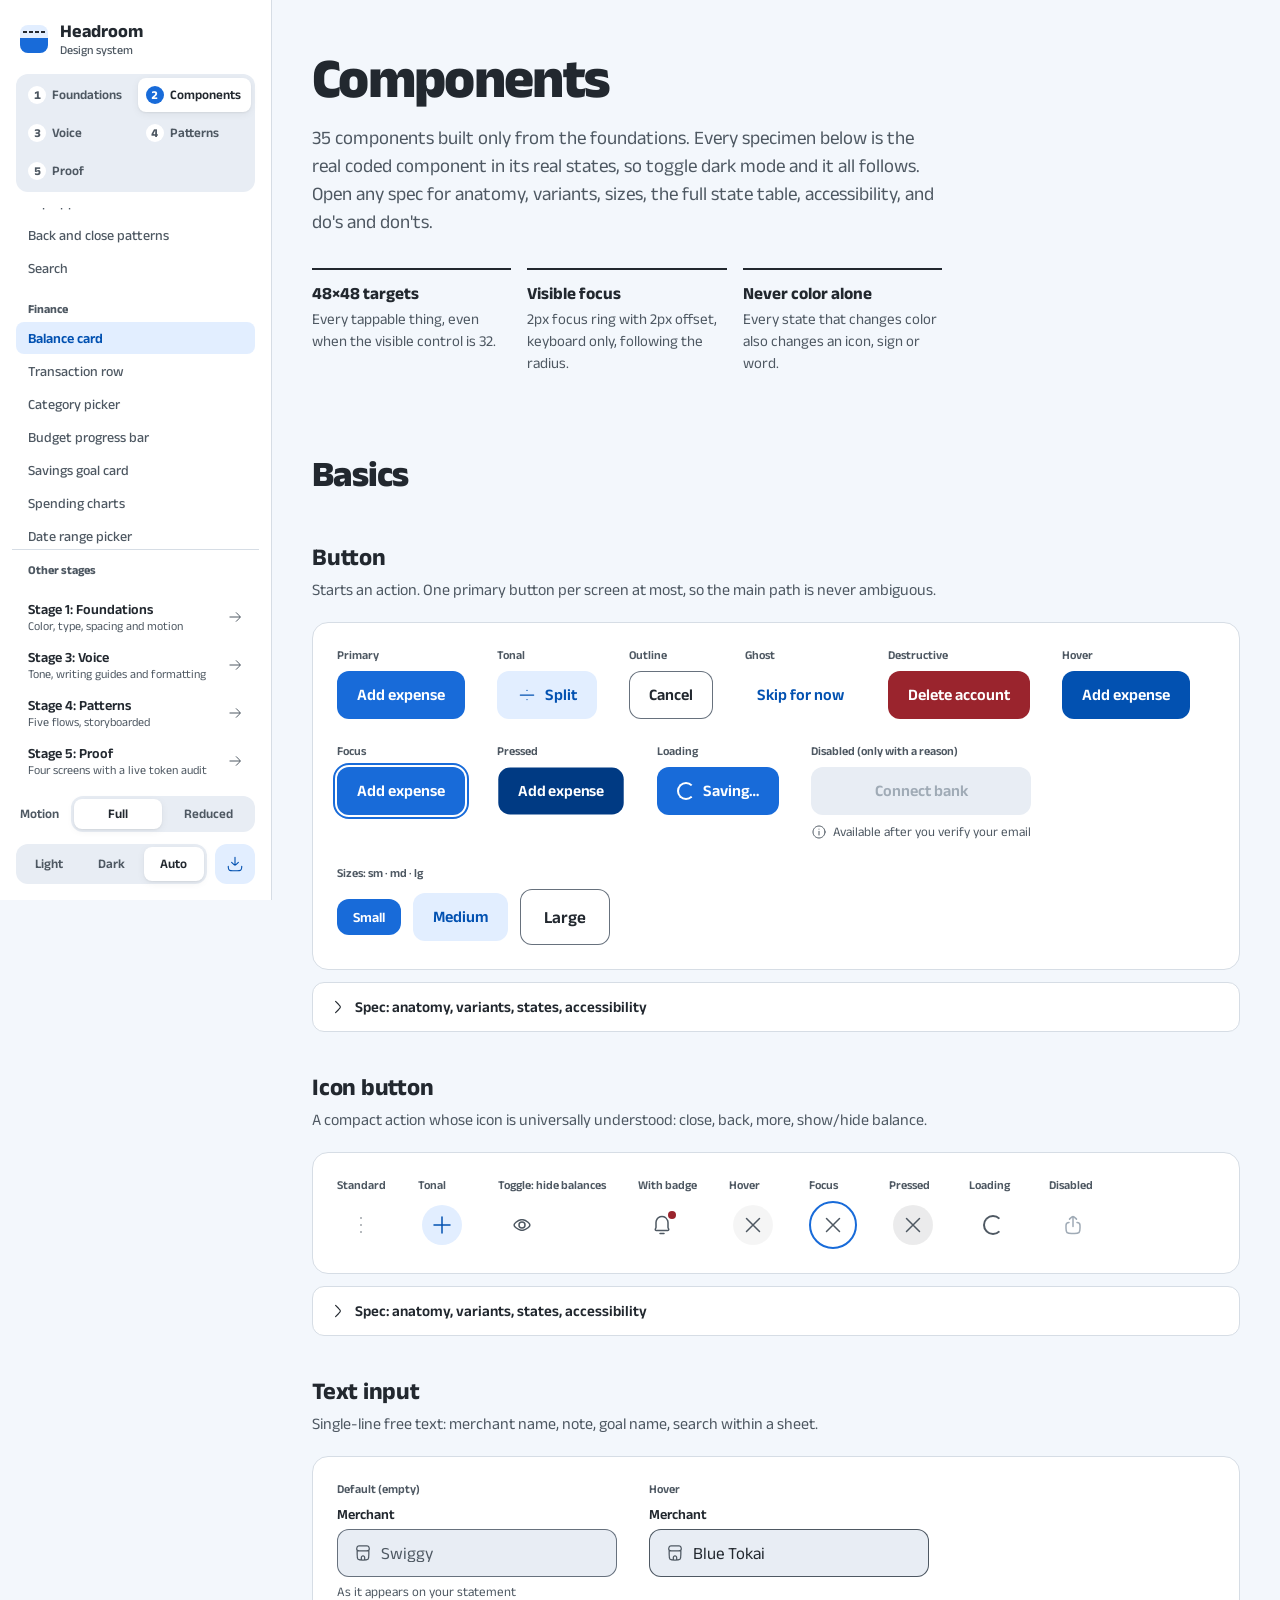
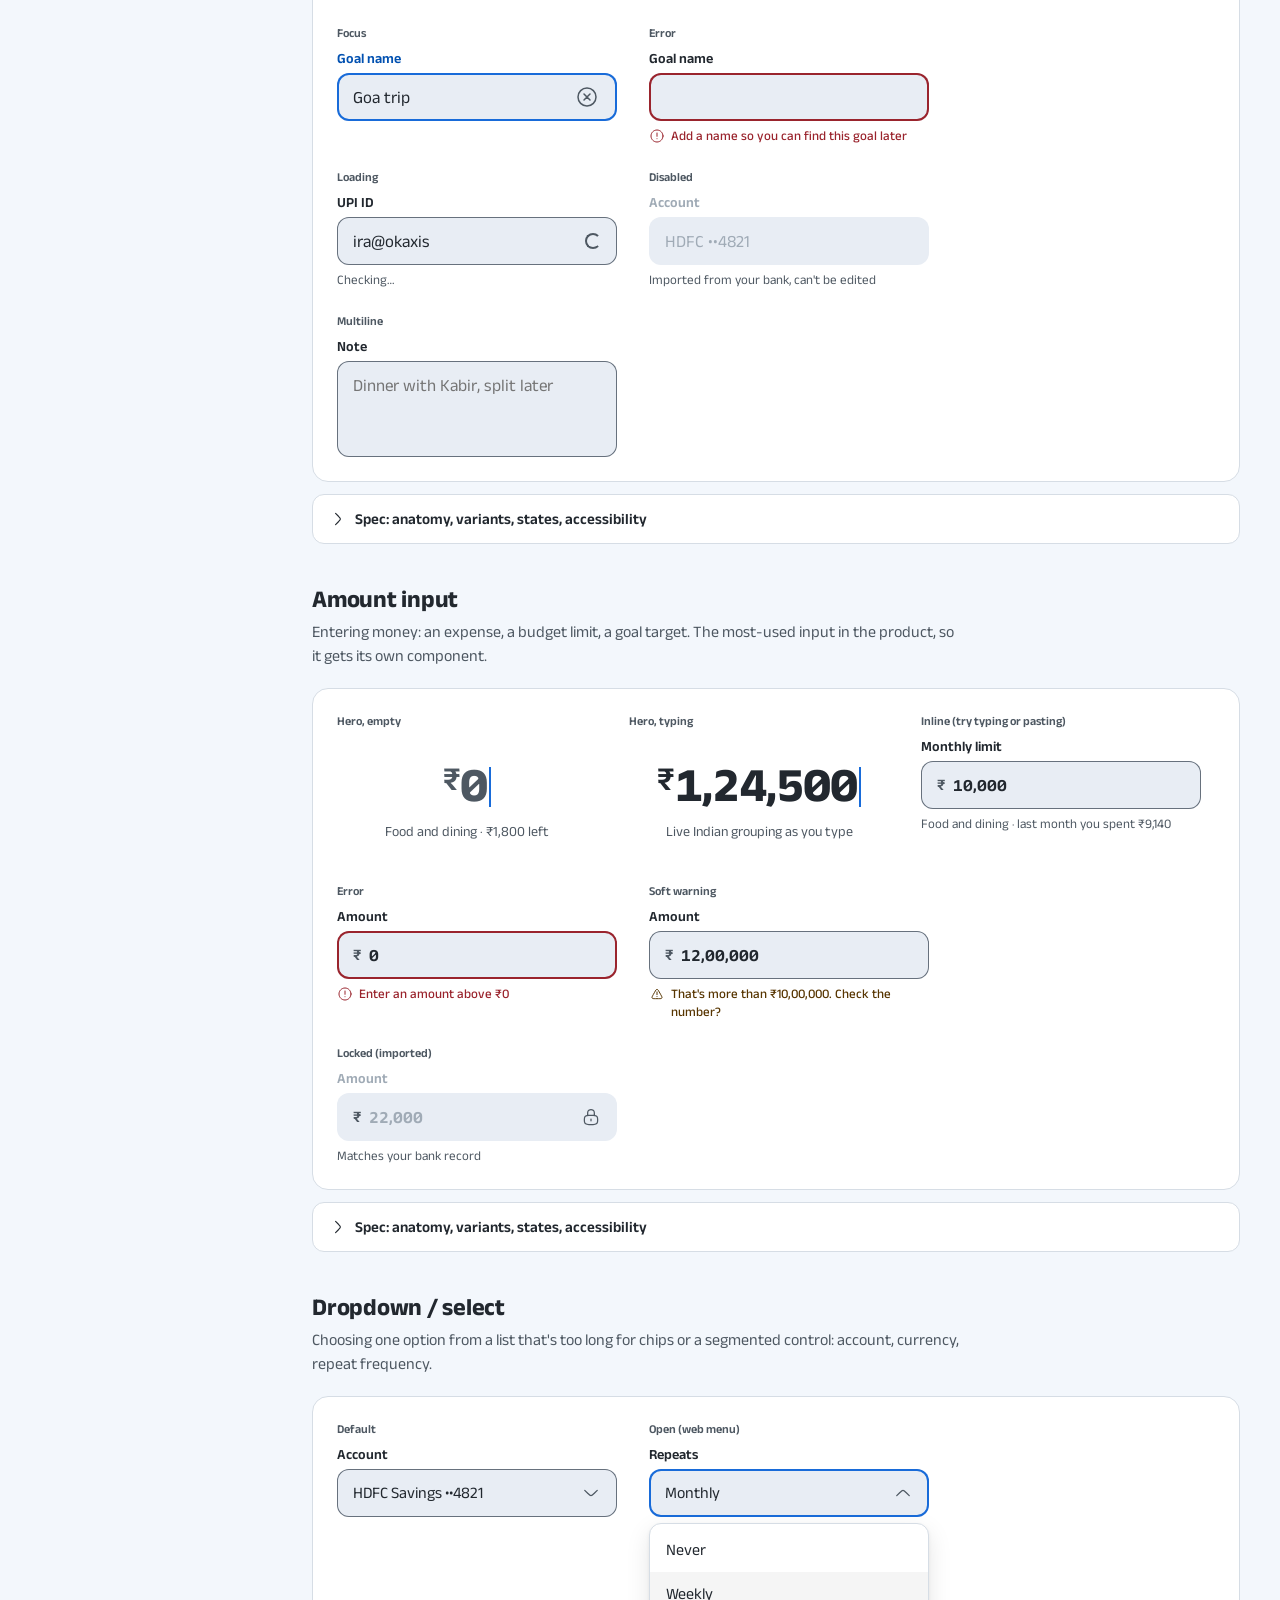
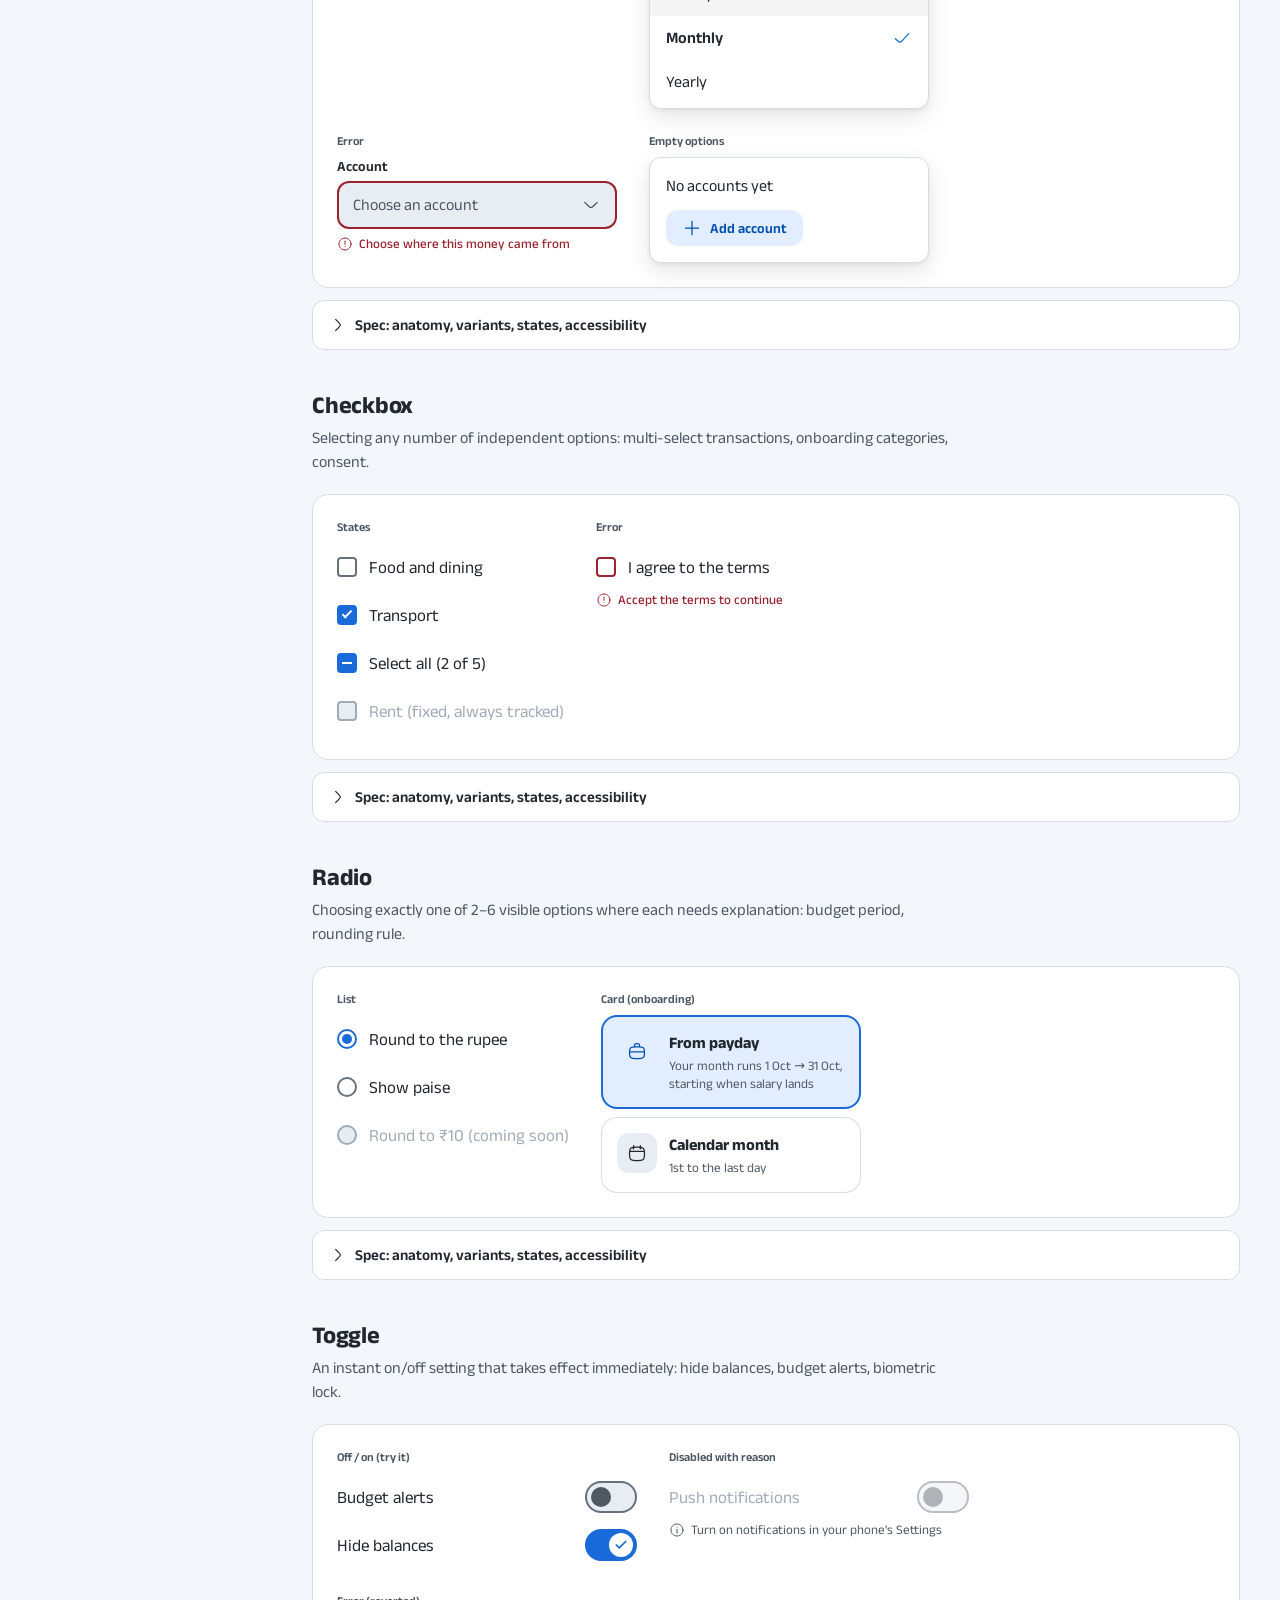
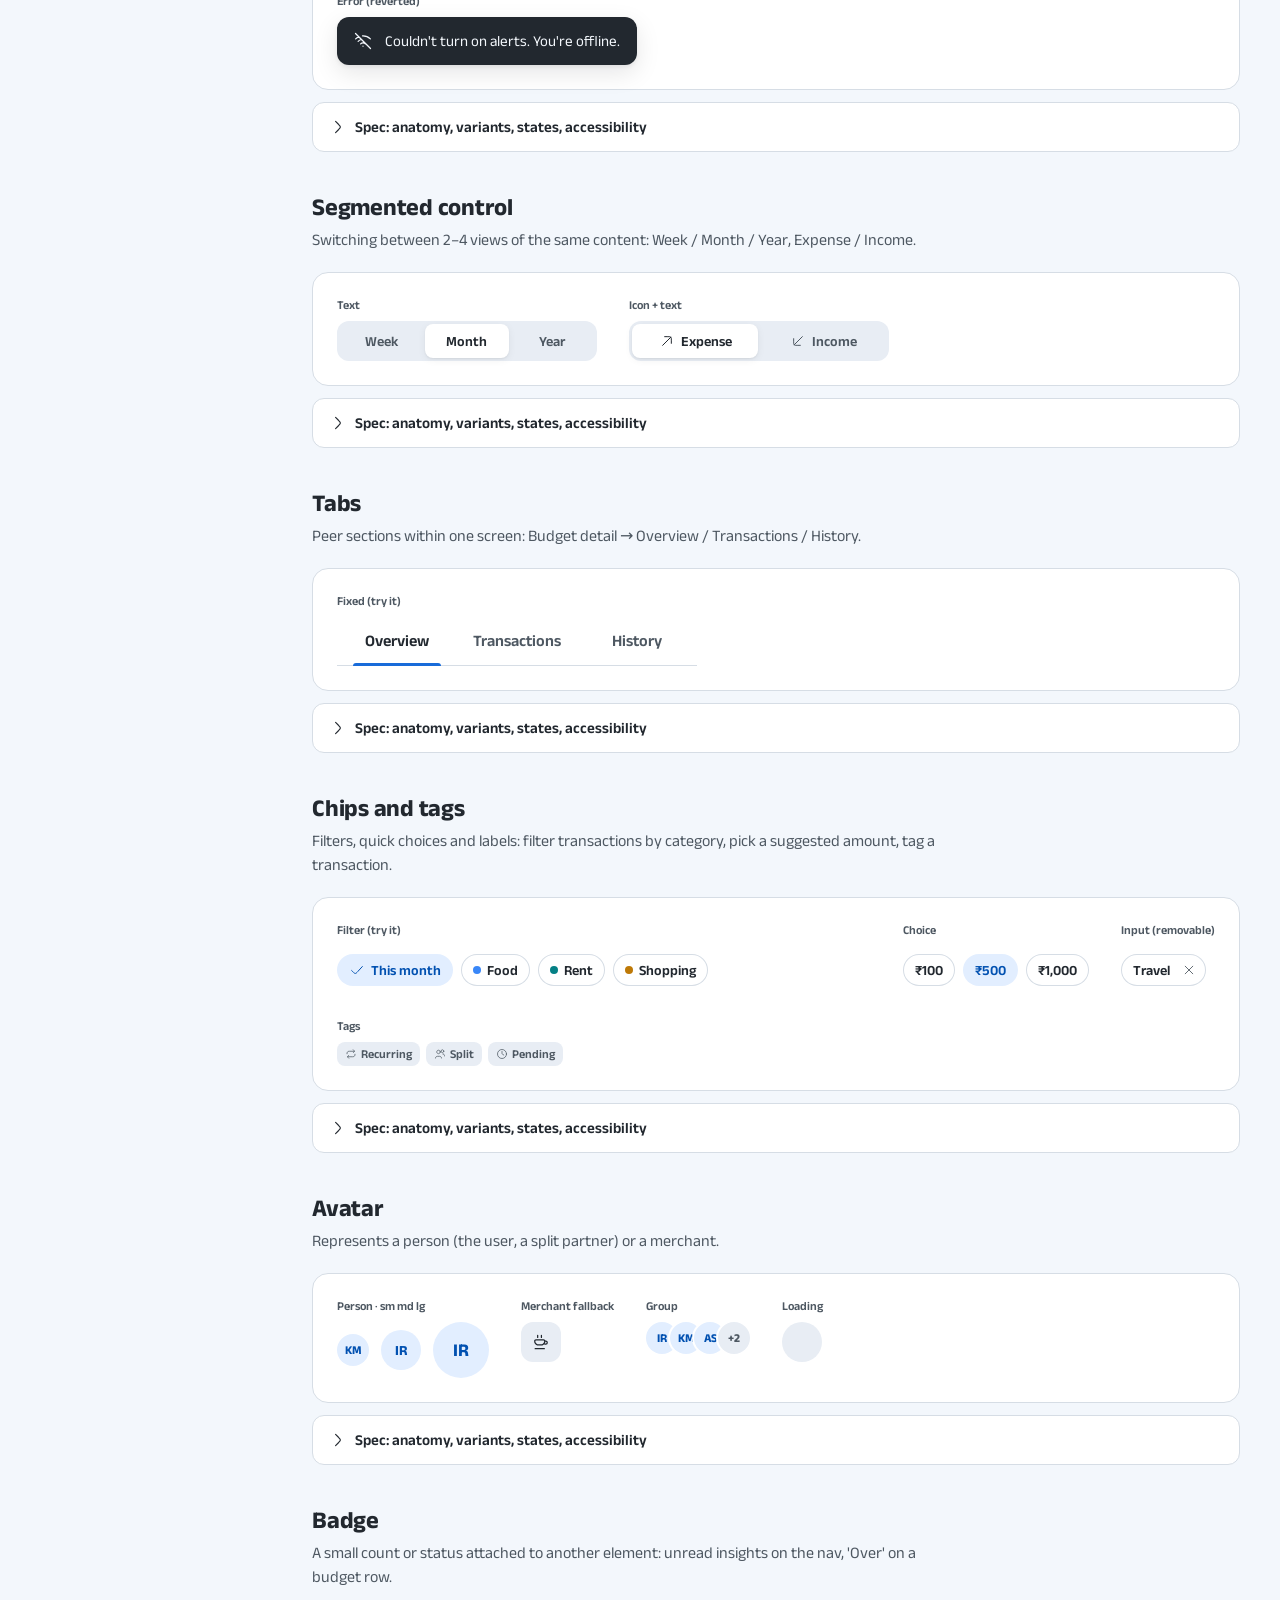
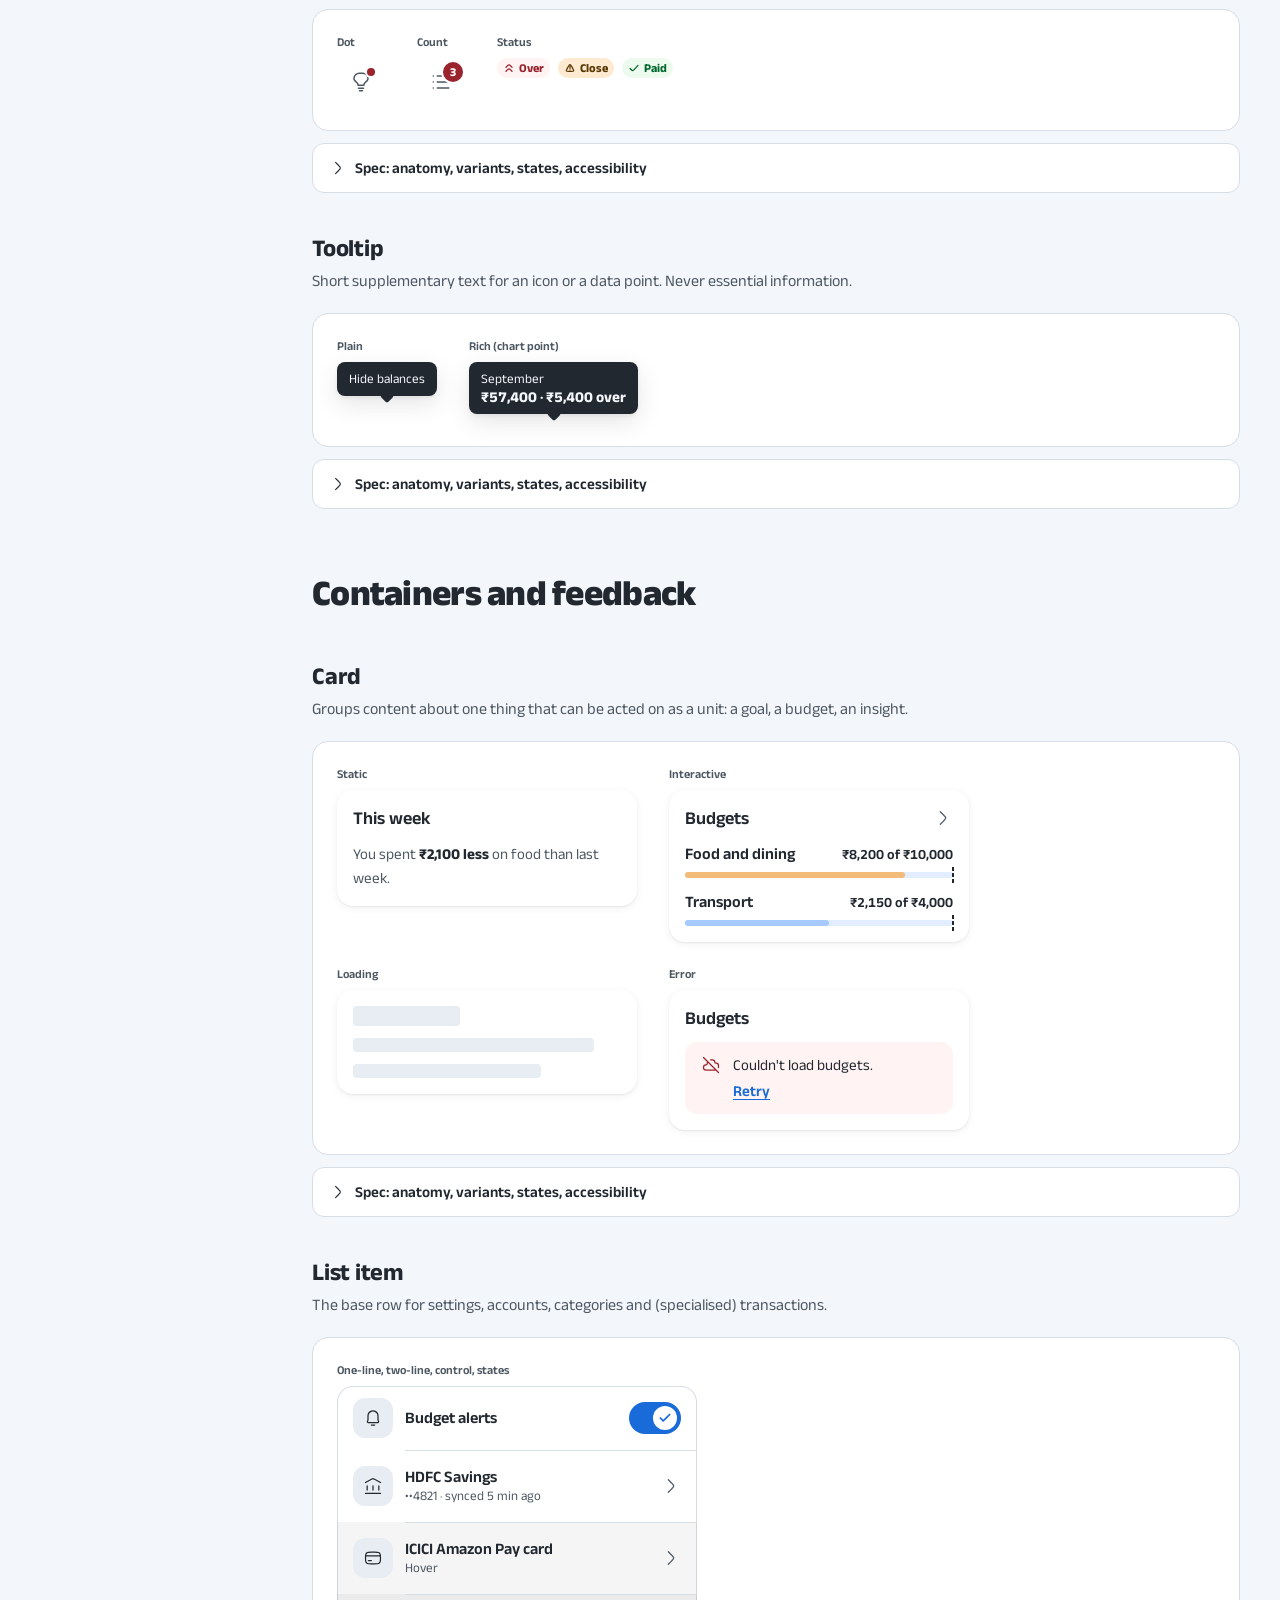
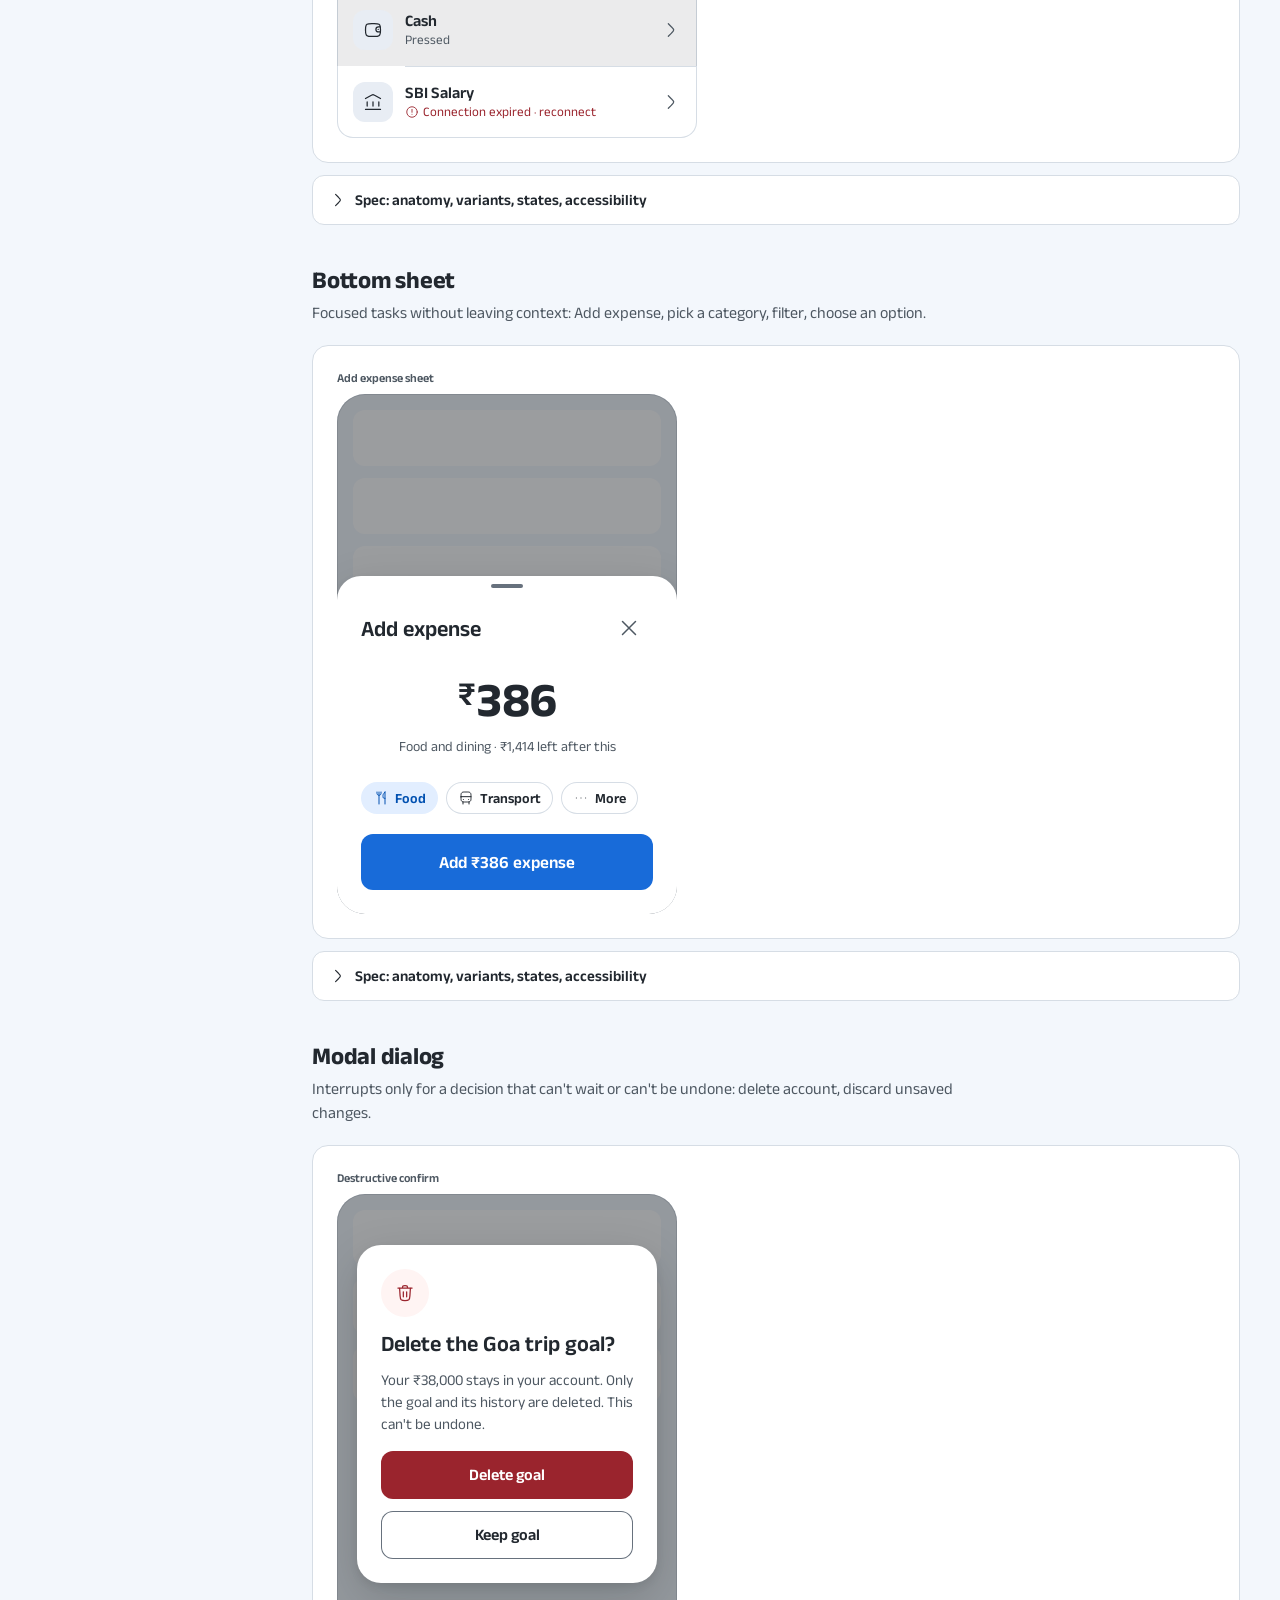
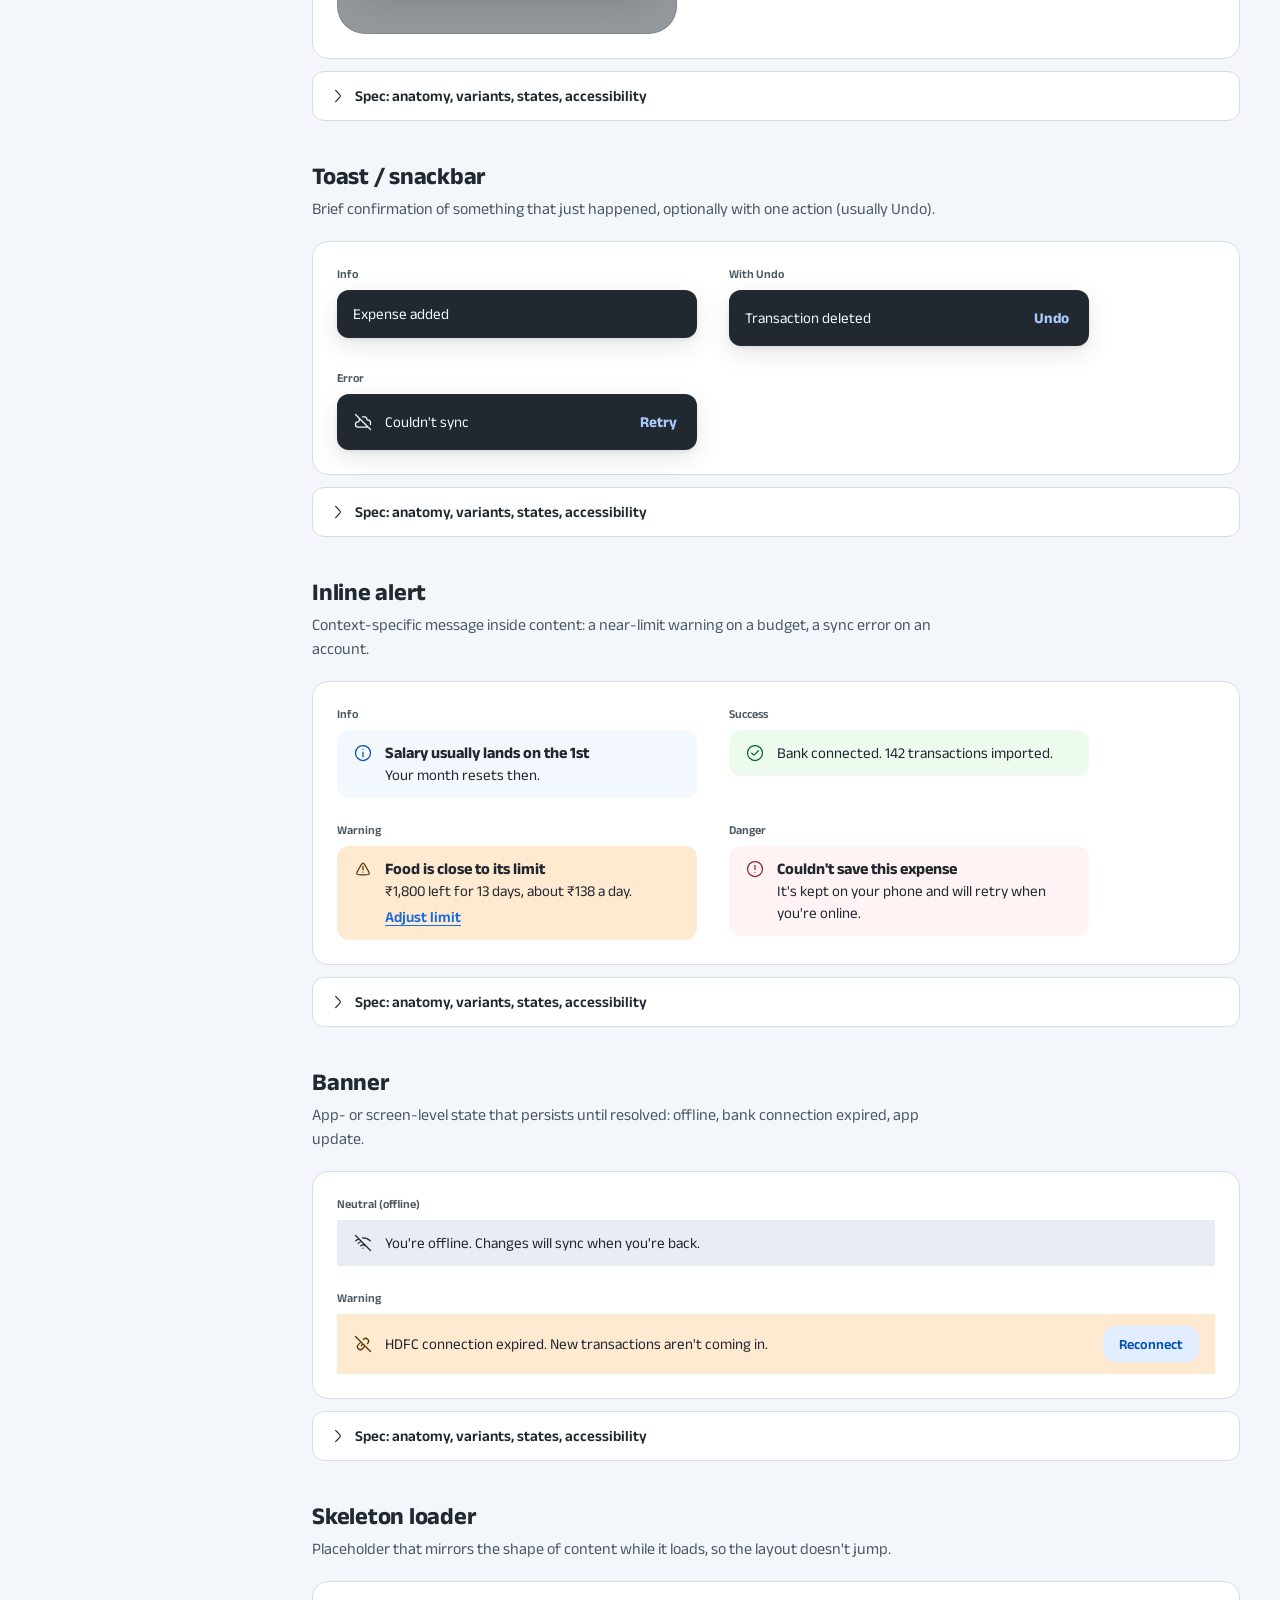
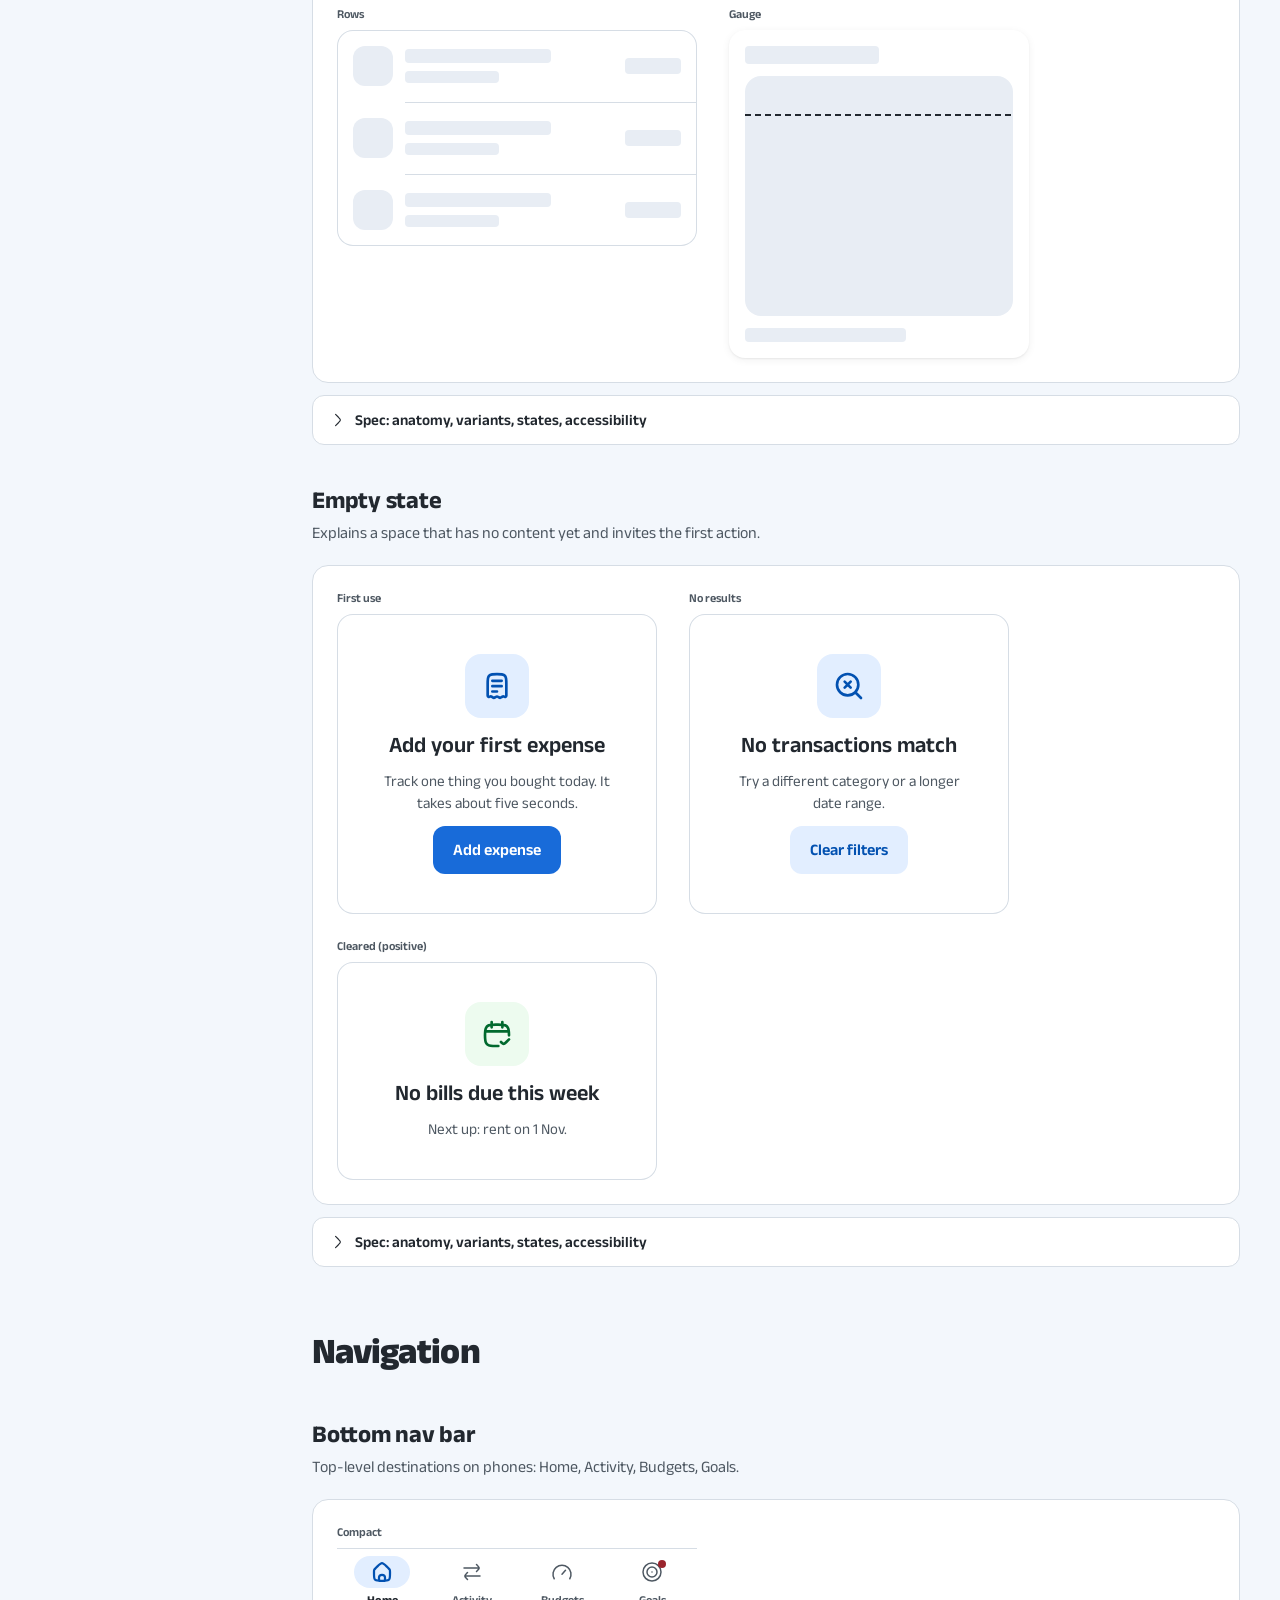
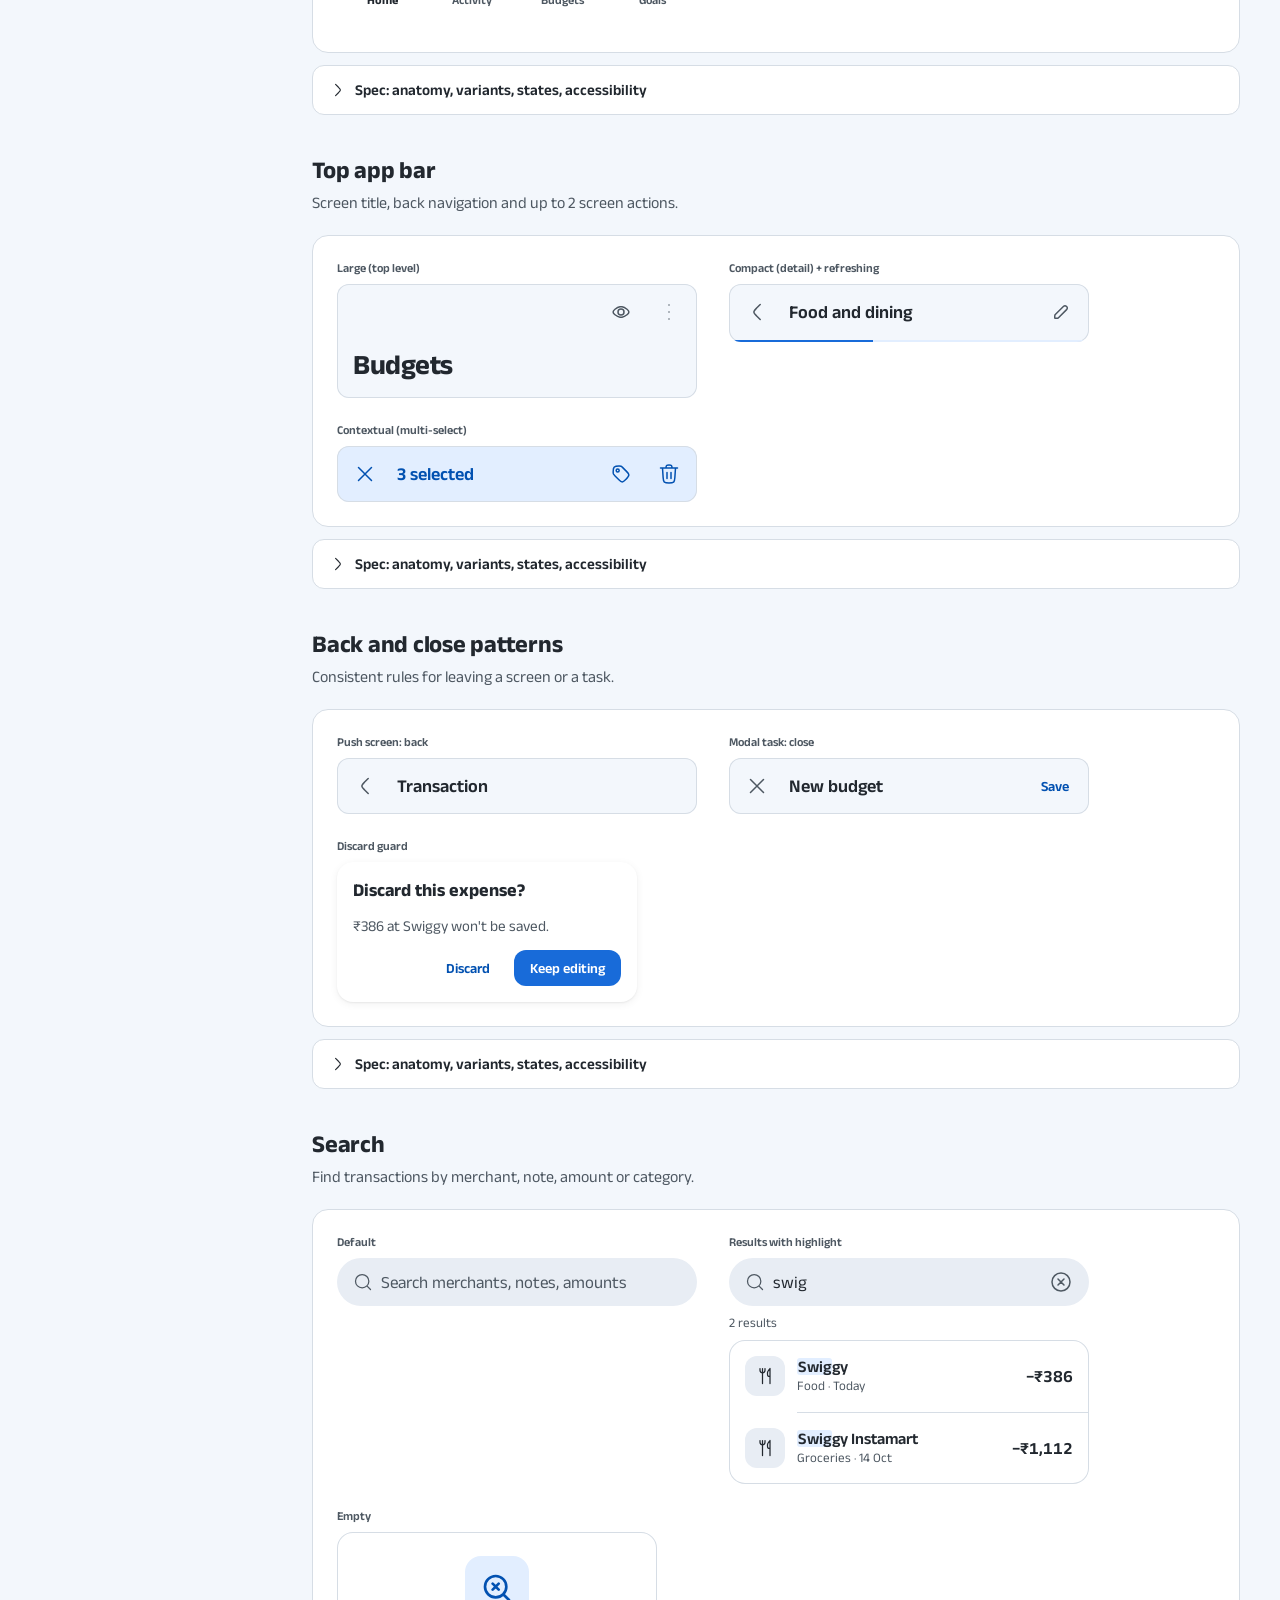
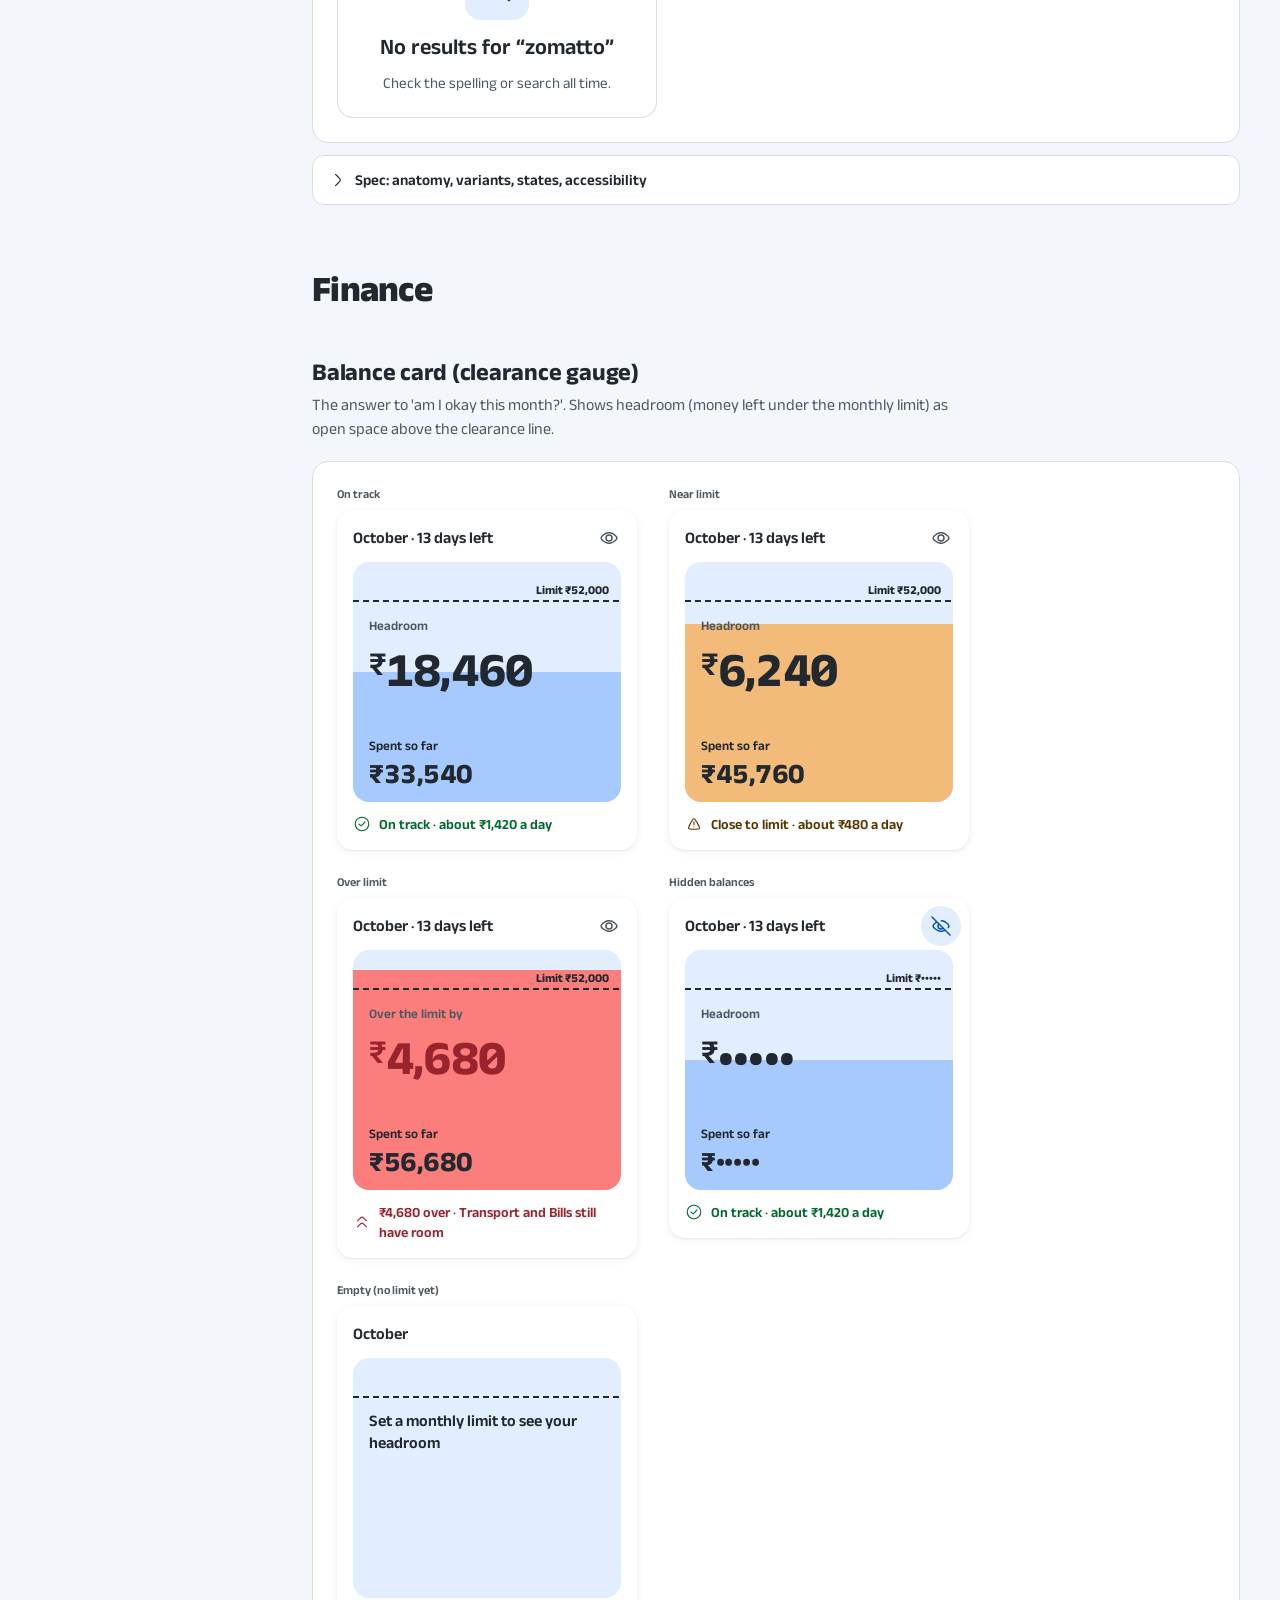
<file: site/components.html>
<!doctype html>
<html lang="en-IN">
<head>
<meta charset="utf-8">
<meta name="viewport" content="width=device-width, initial-scale=1">
<title>Headroom Components</title>
<meta name="description" content="Stage 2 of the Headroom design system: 35 components with every state, built only from Stage 1 tokens.">
<link rel="preconnect" href="https://fonts.googleapis.com">
<link rel="preconnect" href="https://fonts.gstatic.com" crossorigin>
<link href="https://fonts.googleapis.com/css2?family=Anek+Latin:wdth,wght@75..125,100..800&display=swap" rel="stylesheet">
<link rel="stylesheet" href="shell.css">
<link rel="stylesheet" href="nav.css">
<link rel="stylesheet" href="headroom.css">
<style>
:root{--space-0:0px;--space-50:2px;--space-100:4px;--space-150:6px;--space-200:8px;--space-300:12px;--space-400:16px;--space-500:20px;--space-600:24px;--space-800:32px;--space-1000:40px;--space-1200:48px;--space-1600:64px;--space-2000:80px;--radius-none:0px;--radius-xs:4px;--radius-sm:8px;--radius-md:12px;--radius-lg:16px;--radius-xl:24px;--radius-full:9999px;--motion-duration-instant:0ms;--motion-duration-fast:120ms;--motion-duration-base:200ms;--motion-duration-moderate:280ms;--motion-duration-slow:400ms;--motion-duration-deliberate:640ms;--motion-easing-standard:cubic-bezier(0.2, 0, 0, 1);--motion-easing-enter:cubic-bezier(0.05, 0.7, 0.1, 1);--motion-easing-exit:cubic-bezier(0.3, 0, 0.8, 0.15);--motion-easing-linear:linear;--space-inset-none:var(--space-0);--space-inset-xs:var(--space-100);--space-inset-sm:var(--space-200);--space-inset-md:var(--space-300);--space-inset-lg:var(--space-400);--space-inset-xl:var(--space-600);--space-inset-2xl:var(--space-1000);--space-squish-sm-block:var(--space-50);--space-squish-sm-inline:var(--space-200);--space-squish-md-block:var(--space-200);--space-squish-md-inline:var(--space-300);--space-squish-lg-block:var(--space-300);--space-squish-lg-inline:var(--space-400);--space-squish-xl-block:var(--space-300);--space-squish-xl-inline:var(--space-500);--space-squish-2xl-inline:var(--space-600);--space-stretch-md-block:var(--space-300);--space-stretch-md-inline:var(--space-200);--space-text-amount-to-caption:var(--space-100);--space-text-eyebrow-to-title:var(--space-100);--space-text-title-to-subtitle:var(--space-150);--space-text-label-to-field:var(--space-150);--space-text-field-to-helper:var(--space-150);--space-text-heading-to-body:var(--space-200);--space-text-list-item:var(--space-200);--space-text-paragraph:var(--space-300);--space-text-body-to-action:var(--space-400);--space-text-section-heading-below:var(--space-300);--space-text-section-heading-above:var(--space-800);--space-text-inline:var(--space-100);--space-icon-to-text-sm:var(--space-150);--space-icon-to-text-md:var(--space-200);--space-icon-to-badge:var(--space-50);--space-icon-to-icon:var(--space-200);--space-icon-control-to-label:var(--space-300);--space-icon-target-to-target:var(--space-0);--space-media-tile-to-text:var(--space-300);--space-media-thumb-to-text:var(--space-400);--space-media-image-to-caption:var(--space-200);--space-media-chart-to-legend:var(--space-400);--space-media-card-image-to-content:var(--space-400);--space-media-amount-to-visual:var(--space-400);--space-media-illustration-to-headline:var(--space-600);--space-stack-row-to-row:var(--space-0);--space-stack-control-inline:var(--space-200);--space-stack-button-group:var(--space-300);--space-stack-button-stack:var(--space-300);--space-stack-card-to-card:var(--space-300);--space-stack-field-to-field:var(--space-400);--space-stack-alert-to-content:var(--space-400);--space-stack-group-to-group:var(--space-600);--space-stack-fieldset-to-fieldset:var(--space-800);--space-layout-page-margin:16px;--space-layout-gutter:12px;--space-layout-screen-top:16px;--space-layout-content-bottom:24px;--space-layout-group:24px;--space-layout-section:32px;--color-surface-canvas:#F3F7FC;--color-surface-default:#FFFFFF;--color-surface-raised:#FFFFFF;--color-surface-sunken:#E8EDF4;--color-surface-inverse:#22282F;--color-border-subtle:#D6DDE5;--color-border-default:#67717D;--color-border-focus:#186BD9;--color-text-primary:#22282F;--color-text-secondary:#4E5862;--color-text-disabled:#A0ABB6;--color-text-inverse:#F3F7FC;--color-text-link:#186BD9;--color-action-primary:#186BD9;--color-action-primary-hover:#0251B1;--color-action-primary-pressed:#003A83;--color-action-on-primary:#FFFFFF;--color-action-secondary:#E2EEFF;--color-action-on-secondary:#0251B1;--color-action-on-inverse:#A6C9FE;--color-status-success:#01692E;--color-status-success-bg:#EDFBEF;--color-status-warning:#583602;--color-status-warning-bg:#FEE9D1;--color-status-danger:#9A242D;--color-status-danger-bg:#FFF4F3;--color-status-info:#0251B1;--color-status-info-bg:#F3F7FE;--color-finance-income:#01692E;--color-finance-expense:#22282F;--color-finance-over-budget:#9A242D;--color-finance-near-limit:#583602;--color-finance-savings:#016367;--color-finance-neutral-change:#4E5862;--color-finance-headroom:#E2EEFF;--color-finance-spent:#A6C9FE;--color-finance-clearance-line:#22282F;--color-finance-over-fill:#FB7E7D;--color-finance-near-fill:#F3BB7A;--color-finance-savings-fill:#89D7DB;--color-chart-1:#3987F8;--color-chart-2:#048085;--color-chart-3:#BE7907;--color-chart-4:#DF575A;--color-chart-5:#00873C;--color-chart-other:#818C98;--color-overlay-scrim:rgba(7,11,15,.40);--color-overlay-pressed:rgba(7,11,15,.08);--color-overlay-hover:rgba(7,11,15,.04);--elevation-0:none;--elevation-1:0 1px 2px rgba(7,11,15,.06), 0 2px 8px rgba(7,11,15,.06);--elevation-2:0 2px 4px rgba(7,11,15,.06), 0 8px 24px rgba(7,11,15,.10);--elevation-3:0 4px 8px rgba(7,11,15,.08), 0 16px 48px rgba(7,11,15,.16);color-scheme:light}@media (min-width:600px){:root{--space-layout-page-margin:24px;--space-layout-gutter:16px;--space-layout-screen-top:16px;--space-layout-content-bottom:24px;--space-layout-group:24px;--space-layout-section:40px;}}@media (min-width:840px){:root{--space-layout-page-margin:32px;--space-layout-gutter:24px;--space-layout-screen-top:24px;--space-layout-content-bottom:40px;--space-layout-group:32px;--space-layout-section:48px;}}@media (min-width:1200px){:root{--space-layout-page-margin:40px;--space-layout-gutter:24px;--space-layout-screen-top:32px;--space-layout-content-bottom:64px;--space-layout-group:32px;--space-layout-section:64px;}}@media (prefers-color-scheme:dark){:root:not([data-theme=light]){--color-surface-canvas:#070B0F;--color-surface-default:#0E141B;--color-surface-raised:#22282F;--color-surface-sunken:#070B0F;--color-surface-inverse:#F3F7FC;--color-border-subtle:#373F48;--color-border-default:#818C98;--color-border-focus:#A6C9FE;--color-text-primary:#F3F7FC;--color-text-secondary:#BFC8D2;--color-text-disabled:#67717D;--color-text-inverse:#22282F;--color-text-link:#A6C9FE;--color-action-primary:#A6C9FE;--color-action-primary-hover:#C8DEFF;--color-action-primary-pressed:#E2EEFF;--color-action-on-primary:#070B0F;--color-action-secondary:#002558;--color-action-on-secondary:#E2EEFF;--color-action-on-inverse:#0251B1;--color-status-success:#95DBA3;--color-status-success-bg:#003112;--color-status-warning:#F3BB7A;--color-status-warning-bg:#392201;--color-status-danger:#FEB0AC;--color-status-danger-bg:#4E060F;--color-status-info:#C8DEFF;--color-status-info-bg:#002558;--color-finance-income:#95DBA3;--color-finance-expense:#F3F7FC;--color-finance-over-budget:#FEB0AC;--color-finance-near-limit:#F3BB7A;--color-finance-savings:#89D7DB;--color-finance-neutral-change:#BFC8D2;--color-finance-headroom:#002558;--color-finance-spent:#0251B1;--color-finance-clearance-line:#E8EDF4;--color-finance-over-fill:#9A242D;--color-finance-near-fill:#9B6200;--color-finance-savings-fill:#016367;--color-chart-1:#71AAFE;--color-chart-2:#4FBCC2;--color-chart-3:#F3BB7A;--color-chart-4:#FB7E7D;--color-chart-5:#64C17B;--color-chart-other:#818C98;--color-overlay-scrim:rgba(7,11,15,.64);--color-overlay-pressed:rgba(255,255,255,.10);--color-overlay-hover:rgba(255,255,255,.06);--elevation-0:none;--elevation-1:none;--elevation-2:0 8px 24px rgba(0,0,0,.40);--elevation-3:0 16px 48px rgba(0,0,0,.56);color-scheme:dark}}:root[data-theme=dark]{--color-surface-canvas:#070B0F;--color-surface-default:#0E141B;--color-surface-raised:#22282F;--color-surface-sunken:#070B0F;--color-surface-inverse:#F3F7FC;--color-border-subtle:#373F48;--color-border-default:#818C98;--color-border-focus:#A6C9FE;--color-text-primary:#F3F7FC;--color-text-secondary:#BFC8D2;--color-text-disabled:#67717D;--color-text-inverse:#22282F;--color-text-link:#A6C9FE;--color-action-primary:#A6C9FE;--color-action-primary-hover:#C8DEFF;--color-action-primary-pressed:#E2EEFF;--color-action-on-primary:#070B0F;--color-action-secondary:#002558;--color-action-on-secondary:#E2EEFF;--color-action-on-inverse:#0251B1;--color-status-success:#95DBA3;--color-status-success-bg:#003112;--color-status-warning:#F3BB7A;--color-status-warning-bg:#392201;--color-status-danger:#FEB0AC;--color-status-danger-bg:#4E060F;--color-status-info:#C8DEFF;--color-status-info-bg:#002558;--color-finance-income:#95DBA3;--color-finance-expense:#F3F7FC;--color-finance-over-budget:#FEB0AC;--color-finance-near-limit:#F3BB7A;--color-finance-savings:#89D7DB;--color-finance-neutral-change:#BFC8D2;--color-finance-headroom:#002558;--color-finance-spent:#0251B1;--color-finance-clearance-line:#E8EDF4;--color-finance-over-fill:#9A242D;--color-finance-near-fill:#9B6200;--color-finance-savings-fill:#016367;--color-chart-1:#71AAFE;--color-chart-2:#4FBCC2;--color-chart-3:#F3BB7A;--color-chart-4:#FB7E7D;--color-chart-5:#64C17B;--color-chart-other:#818C98;--color-overlay-scrim:rgba(7,11,15,.64);--color-overlay-pressed:rgba(255,255,255,.10);--color-overlay-hover:rgba(255,255,255,.06);--elevation-0:none;--elevation-1:none;--elevation-2:0 8px 24px rgba(0,0,0,.40);--elevation-3:0 16px 48px rgba(0,0,0,.56);color-scheme:dark}
footer{margin-top:var(--space-1600);padding-top:var(--space-600);border-top:1px solid var(--color-border-subtle);font-size:13px;color:var(--color-text-secondary);display:flex;flex-wrap:wrap;justify-content:space-between;gap:var(--space-300)}
.dec{display:flex;flex-direction:column;border-top:2px solid var(--color-text-primary);margin-top:var(--space-600)}
.dec > div{display:grid;grid-template-columns:minmax(0,1fr) minmax(0,1.6fr);gap:var(--space-800);padding:var(--space-600) 0;border-bottom:1px solid var(--color-border-subtle)}
.dec h3{font-size:22px;line-height:28px}
.dec p{color:var(--color-text-secondary);font-size:16px;line-height:24px}
.gaps{display:flex;flex-direction:column;margin-top:var(--space-500)}
.gaps > div{display:grid;grid-template-columns:240px minmax(0,1fr);gap:var(--space-500);padding:var(--space-300) 0;border-bottom:1px solid var(--color-border-subtle)}
.gaps b{font-weight:600}.gaps span{color:var(--color-text-secondary)}

@media (max-width:1199px){main{padding:0 var(--space-800) var(--space-1600)}}
@media (max-width:839px){
  main{padding:0 var(--space-400) var(--space-1200)}
  .intro h1{font-size:40px;line-height:44px}
  .rules3,.specbody,.dd,.dec > div,.gaps > div{grid-template-columns:minmax(0,1fr)}
  .stage{padding:var(--space-400);gap:var(--space-500)}
  .grp{font-size:30px;line-height:34px;padding-top:var(--space-1200)}
  .donut-wrap{grid-template-columns:minmax(0,1fr);justify-items:center}
  .hcomp{grid-template-columns:minmax(0,1fr)}
  .st td:first-child{white-space:normal}
}
:root[data-motion=reduce] *,:root[data-motion=reduce] *::before,:root[data-motion=reduce] *::after{transition-duration:0ms!important}

</style>
<style>
.life{display:grid;grid-template-columns:repeat(auto-fit,minmax(180px,1fr));gap:var(--space-300);margin:var(--space-400) 0}
.life div{border:1px solid var(--color-border-subtle);border-radius:var(--radius-md);padding:var(--space-300) var(--space-400);font-size:13px;line-height:18px;color:var(--color-text-secondary);display:flex;flex-direction:column;gap:var(--space-150)}
.stp{display:inline-flex;align-items:center;gap:var(--space-100);font-size:12px;line-height:16px;font-weight:600;padding:var(--space-50) var(--space-200);border-radius:var(--radius-full);width:max-content}
.stp.Stable{background:var(--color-status-success-bg);color:var(--color-status-success)}
.stp.Beta{background:var(--color-status-info-bg);color:var(--color-status-info)}
.stp.Proposed{background:var(--color-status-warning-bg);color:var(--color-status-warning)}
.stp.Deprecated{background:var(--color-status-danger-bg);color:var(--color-status-danger)}
.tools{display:flex;flex-wrap:wrap;gap:var(--space-200);margin-bottom:var(--space-300)}
.tools button{all:unset;cursor:pointer;font-size:14px;font-weight:600;padding:var(--space-200) var(--space-300);border-radius:var(--radius-full);border:1px solid var(--color-border-default);color:var(--color-text-primary);min-height:20px}
.tools button[aria-pressed=true]{background:var(--color-action-secondary);color:var(--color-action-on-secondary);border-color:var(--color-action-primary)}
.tools button:focus-visible{outline:2px solid var(--color-border-focus);outline-offset:2px}
.stbl{width:100%;border-collapse:collapse;font-size:14px;line-height:20px}
.stbl th{text-align:left;font-size:12px;font-weight:600;color:var(--color-text-secondary);padding:var(--space-200) var(--space-300) var(--space-200) 0;border-bottom:1px solid var(--color-border-subtle)}
.stbl td{padding:var(--space-300) var(--space-300) var(--space-300) 0;border-bottom:1px solid var(--color-border-subtle);vertical-align:top}
.stbl td:last-child{color:var(--color-text-secondary)}
.stbl a{color:var(--color-text-link)}
.chz{border:1px solid var(--color-border-subtle);border-radius:var(--radius-lg);padding:var(--space-600);margin-top:var(--space-400);display:grid;grid-template-columns:minmax(0,1.1fr) minmax(0,1fr);gap:var(--space-600)}
.chz h3{grid-column:1/-1;font-size:18px;line-height:24px}
.chz>p{grid-column:1/-1;color:var(--color-text-secondary);font-size:14px;line-height:20px;max-width:70ch;margin-top:calc(-1 * var(--space-400))}
.chz ol{display:flex;flex-direction:column;gap:var(--space-200);counter-reset:q;list-style:none;padding:0}
.chz ol li{display:grid;grid-template-columns:24px minmax(0,1fr);gap:var(--space-200);font-size:14px;line-height:20px;color:var(--color-text-secondary)}
.chz ol li::before{counter-increment:q;content:counter(q);width:24px;height:24px;border-radius:var(--radius-full);background:var(--color-surface-sunken);display:grid;place-items:center;font-size:12px;font-weight:700;color:var(--color-text-primary)}
.chz ol b{display:block;color:var(--color-action-on-secondary)}
.chz dl{display:flex;flex-direction:column;gap:var(--space-300);font-size:14px;line-height:20px}
.chz dt{font-weight:600;color:var(--color-text-primary)}.chz dd{color:var(--color-text-secondary);margin:0}
@media (max-width:839px){.chz{grid-template-columns:minmax(0,1fr);padding:var(--space-400)}}
</style>
</head>
<body>
<div class="shell">
<aside class="side" data-page="components.html"></aside>
<main>
<div class="wrap">
  <header class="intro">
    <h1>Components</h1>
    <p>35 components built only from the foundations. Every specimen below is the real coded component in its real states, so toggle dark mode and it all follows. Open any spec for anatomy, variants, sizes, the full state table, accessibility, and do's and don'ts.</p>
    <div class="rules3">
      <div><b>48×48 targets</b>Every tappable thing, even when the visible control is 32.</div>
      <div><b>Visible focus</b>2px focus ring with 2px offset, keyboard only, following the radius.</div>
      <div><b>Never color alone</b>Every state that changes color also changes an icon, sign or word.</div>
    </div>
  </header>
  <div id="comps"></div>

  <h2 class="grp" id="status" data-toc-link="Component status">Component status</h2>
  <p class="muted" style="max-width:70ch">Where each component is in its life. Stable changes only through governance; Beta may still change in a minor release; Proposed is specced but not built.</p>
  <div class="life" id="life"></div>
  <div class="tools" role="group" aria-label="Filter by status" id="stfilter"></div>
  <div class="scroll"><table class="stbl" id="sttable"><thead><tr><th>Component</th><th>Status</th><th>Platforms</th><th>Since</th><th>Note</th></tr></thead><tbody></tbody></table></div>

  <h2 class="grp" id="choose" data-toc-link="Which component?">Which component should I use?</h2>
  <div id="choosers"></div>

  <h2 class="grp" id="gaps" data-toc-link="Gaps and decisions">Review</h2>
  <p class="muted" style="max-width:70ch">Components the four key screens will probably need that this stage doesn't cover yet. Stage 5 confirms or closes them.</p>
  <div class="gaps" id="gaplist"></div>
  <div class="dec" id="declist"></div>
  <footer><span>Headroom design system · Stage 2 components · all data synthetic</span><span>Specs generated from tools/components_spec.py</span><span>Icons by <a href="https://www.notboringicons.com" target="_blank" rel="noopener">Not Boring Icons</a></span></footer>
</div>
</main>
</div>

<script src="icons.js"></script>
<script>
const T = {"$description": "Headroom design tokens, Stage 1. Paths map 1:1 to Figma variables.", "fontFamily": [{"path": "font/family/brand", "ios": "Anek Latin", "android": "Anek Latin", "web": "Anek Latin", "usage": "Display, titles and every amount. The brand lives in the numbers."}, {"path": "font/family/ui", "ios": "SF Pro", "android": "Roboto", "web": "Anek Latin", "usage": "Body, labels and controls. Native on phones (Dynamic Type, native feel); brand face on web."}], "fontAudit": [{"name": "Anek Latin", "rupee": true, "tnum": true, "zero": true, "punct": true, "verdict": "Chosen. Passes all four tests"}, {"name": "Schibsted Grotesk", "rupee": true, "tnum": true, "zero": true, "punct": false, "verdict": "First pick, rejected while building: tabular , and . widen to figure width (543 → 1300 units)"}, {"name": "Figtree", "rupee": true, "tnum": true, "zero": false, "punct": true, "verdict": "No slashed zero; soft geometric numerals"}, {"name": "Geist", "rupee": true, "tnum": true, "zero": false, "punct": true, "verdict": "No slashed zero; developer-tool association"}, {"name": "Manrope", "rupee": true, "tnum": true, "zero": false, "punct": true, "verdict": "No slashed zero; the current Indian-fintech default"}, {"name": "Bricolage Grotesque", "rupee": true, "tnum": true, "zero": false, "punct": true, "verdict": "No slashed zero; quirky shapes fight calm"}, {"name": "Public Sans", "rupee": true, "tnum": true, "zero": false, "punct": false, "verdict": "No slashed zero; tabular punctuation widens"}, {"name": "Mukta", "rupee": true, "tnum": true, "zero": false, "punct": true, "verdict": "No slashed zero; static weights only"}, {"name": "Albert Sans", "rupee": true, "tnum": false, "zero": false, "punct": null, "verdict": "No tabular figures"}, {"name": "Lexend", "rupee": true, "tnum": false, "zero": true, "punct": null, "verdict": "No tabular figures"}, {"name": "Wix Madefor Text", "rupee": true, "tnum": false, "zero": false, "punct": null, "verdict": "No tabular figures"}, {"name": "Onest", "rupee": false, "tnum": true, "zero": false, "punct": null, "verdict": "No ₹ glyph"}, {"name": "Hanken Grotesk", "rupee": false, "tnum": false, "zero": false, "punct": null, "verdict": "No ₹ glyph, no tabular figures"}, {"name": "Rethink Sans", "rupee": false, "tnum": false, "zero": false, "punct": null, "verdict": "No ₹ glyph, no tabular figures"}, {"name": "Golos Text", "rupee": false, "tnum": true, "zero": false, "punct": null, "verdict": "No ₹ glyph"}, {"name": "Red Hat Text", "rupee": false, "tnum": true, "zero": true, "punct": null, "verdict": "No ₹ glyph"}, {"name": "Gantari", "rupee": false, "tnum": false, "zero": false, "punct": null, "verdict": "No ₹ glyph, no tabular figures"}, {"name": "Sora", "rupee": false, "tnum": true, "zero": false, "punct": null, "verdict": "No ₹ glyph"}, {"name": "Urbanist", "rupee": false, "tnum": false, "zero": false, "punct": null, "verdict": "No ₹ glyph, no tabular figures"}, {"name": "Instrument Sans", "rupee": false, "tnum": true, "zero": false, "punct": null, "verdict": "No ₹ glyph"}], "elevation": [{"path": "elevation/0", "light": "none", "dark": "none", "usage": "Flat: list rows, screen content."}, {"path": "elevation/1", "light": "0 1px 2px rgba(7,11,15,.06), 0 2px 8px rgba(7,11,15,.06)", "dark": "none (surface/raised + border/subtle)", "usage": "Cards, balance card, goal cards."}, {"path": "elevation/2", "light": "0 2px 4px rgba(7,11,15,.06), 0 8px 24px rgba(7,11,15,.10)", "dark": "0 8px 24px rgba(0,0,0,.40)", "usage": "Sticky bars on scroll, dropdowns, FAB, tooltips."}, {"path": "elevation/3", "light": "0 4px 8px rgba(7,11,15,.08), 0 16px 48px rgba(7,11,15,.16)", "dark": "0 16px 48px rgba(0,0,0,.56)", "usage": "Bottom sheets, modals (always with color/overlay/scrim)."}], "overlay": [{"path": "color/overlay/scrim", "light": "rgba(7,11,15,.40)", "dark": "rgba(7,11,15,.64)", "usage": "Behind sheets and modals."}, {"path": "color/overlay/pressed", "light": "rgba(7,11,15,.08)", "dark": "rgba(255,255,255,.10)", "usage": "Pressed wash on rows and ghost buttons."}, {"path": "color/overlay/hover", "light": "rgba(7,11,15,.04)", "dark": "rgba(255,255,255,.06)", "usage": "Hover wash (web only)."}], "border": [{"path": "border/width/hairline", "value": "1px", "usage": "Dividers, card outlines in dark mode, input rest state."}, {"path": "border/width/strong", "value": "2px", "usage": "Focus ring, selected chip or radio, error input."}, {"path": "border/width/clearance", "value": "2px", "usage": "Signature clearance line."}, {"path": "border/dash/clearance", "value": "6 4", "usage": "Dash pattern of the clearance line (6px dash, 4px gap)."}], "breakpoints": [{"path": "breakpoint/compact", "range": "0–599", "columns": 4, "margin": 16, "gutter": 12, "usage": "Phones. Bottom nav bar, single column."}, {"path": "breakpoint/medium", "range": "600–839", "columns": 8, "margin": 24, "gutter": 16, "usage": "Large phones landscape, small tablets. Bottom nav, two-column cards."}, {"path": "breakpoint/expanded", "range": "840–1199", "columns": 12, "margin": 32, "gutter": 24, "usage": "Tablets, small laptops. Navigation rail, list and detail side by side."}, {"path": "breakpoint/large", "range": "1200+", "columns": 12, "margin": 40, "gutter": 24, "usage": "Web dashboard. Side navigation, content max width 1200."}], "icon": [{"path": "icon/size/xs", "size": 16, "stroke": 1.5, "usage": "Inline with body-sm and caption; badge glyphs."}, {"path": "icon/size/sm", "size": 20, "stroke": 1.5, "usage": "Inside category tiles, chips, inputs."}, {"path": "icon/size/md", "size": 24, "stroke": 1.75, "usage": "Default: nav bar, app bar actions, list leading icons."}, {"path": "icon/size/lg", "size": 32, "stroke": 2, "usage": "Empty states and onboarding (inside a 64 tile)."}], "motionDuration": [{"path": "motion/duration/instant", "value": 0, "usage": "Reduced-motion replacement for anything spatial."}, {"path": "motion/duration/fast", "value": 120, "usage": "Press feedback, toggles, checkbox ticks, color changes."}, {"path": "motion/duration/base", "value": 200, "usage": "Hover, tab indicator, chip selection, small reveals."}, {"path": "motion/duration/moderate", "value": 280, "usage": "Bottom sheet and modal enter, page push."}, {"path": "motion/duration/slow", "value": 400, "usage": "Gauge and progress fills, chart draw on first view."}, {"path": "motion/duration/deliberate", "value": 640, "usage": "Goal reached. The only celebration, once per goal."}], "motionEasing": [{"path": "motion/easing/standard", "value": "cubic-bezier(0.2, 0, 0, 1)", "usage": "Most movement within the screen."}, {"path": "motion/easing/enter", "value": "cubic-bezier(0.05, 0.7, 0.1, 1)", "usage": "Things arriving: sheets, toasts, fills."}, {"path": "motion/easing/exit", "value": "cubic-bezier(0.3, 0, 0.8, 0.15)", "usage": "Things leaving: dismissals. Exits run at about 70% of enter duration."}, {"path": "motion/easing/linear", "value": "linear", "usage": "Indeterminate loaders and skeleton shimmer only."}], "primitives": {"blue": {"50": "#F3F7FE", "100": "#E2EEFF", "200": "#C8DEFF", "300": "#A6C9FE", "400": "#71AAFE", "500": "#3987F8", "600": "#186BD9", "700": "#0251B1", "800": "#003A83", "900": "#002558"}, "neutral": {"0": "#FFFFFF", "50": "#F3F7FC", "100": "#E8EDF4", "200": "#D6DDE5", "300": "#BFC8D2", "400": "#A0ABB6", "500": "#818C98", "600": "#67717D", "700": "#4E5862", "800": "#373F48", "900": "#22282F", "950": "#0E141B", "1000": "#070B0F"}, "yellow": {"50": "#FFF5EB", "100": "#FEE9D1", "200": "#FBD5AB", "300": "#F3BB7A", "400": "#DF993C", "500": "#BE7907", "600": "#9B6200", "700": "#784B03", "800": "#583602", "900": "#392201"}, "red": {"50": "#FFF4F3", "100": "#FEE6E5", "200": "#FFCFCC", "300": "#FEB0AC", "400": "#FB7E7D", "500": "#DF575A", "600": "#BF3940", "700": "#9A242D", "800": "#74141D", "900": "#4E060F"}, "green": {"50": "#EDFBEF", "100": "#DBF5DF", "200": "#BDEAC5", "300": "#95DBA3", "400": "#64C17B", "500": "#34A357", "600": "#00873C", "700": "#01692E", "800": "#014C1F", "900": "#003112"}, "teal": {"50": "#ECFAFB", "100": "#D8F3F4", "200": "#B6E7EA", "300": "#89D7DB", "400": "#4FBCC2", "500": "#0E9EA4", "600": "#048085", "700": "#016367", "800": "#01484B", "900": "#012E30"}}, "rampRoles": {"blue": "Brand. Clearance blue: actions, focus, the today marker, headroom fill.", "neutral": "Greys and blacks with a faint blue cast, for text, surfaces and borders.", "yellow": "Saffron yellow. Warnings and near-limit only.", "red": "Over-limit, errors and destructive actions.", "green": "Income and success.", "teal": "Savings and goals."}, "rampFamily": {"blue": "Blue", "neutral": "Neutral", "yellow": "Yellow", "red": "Red", "green": "Green", "teal": "Teal"}, "primitiveNames": {"blue": {"50": "Blue Faint", "100": "Blue Pale", "200": "Blue Light", "300": "Blue Soft", "400": "Blue Medium", "500": "Blue True", "600": "Blue Strong", "700": "Blue Deep", "800": "Blue Dark", "900": "Blue Darkest"}, "neutral": {"0": "Neutral White", "50": "Neutral Off-White", "100": "Neutral Mist", "200": "Neutral Light Grey", "300": "Neutral Silver", "400": "Neutral Mid Grey", "500": "Neutral Grey", "600": "Neutral Dark Grey", "700": "Neutral Graphite", "800": "Neutral Charcoal", "900": "Neutral Light Black", "950": "Neutral Black", "1000": "Neutral Deep Black"}, "yellow": {"50": "Yellow Faint", "100": "Yellow Pale", "200": "Yellow Light", "300": "Yellow Soft", "400": "Yellow Medium", "500": "Yellow True", "600": "Yellow Strong", "700": "Yellow Deep", "800": "Yellow Dark", "900": "Yellow Darkest"}, "red": {"50": "Red Faint", "100": "Red Pale", "200": "Red Light", "300": "Red Soft", "400": "Red Medium", "500": "Red True", "600": "Red Strong", "700": "Red Deep", "800": "Red Dark", "900": "Red Darkest"}, "green": {"50": "Green Faint", "100": "Green Pale", "200": "Green Light", "300": "Green Soft", "400": "Green Medium", "500": "Green True", "600": "Green Strong", "700": "Green Deep", "800": "Green Dark", "900": "Green Darkest"}, "teal": {"50": "Teal Faint", "100": "Teal Pale", "200": "Teal Light", "300": "Teal Soft", "400": "Teal Medium", "500": "Teal True", "600": "Teal Strong", "700": "Teal Deep", "800": "Teal Dark", "900": "Teal Darkest"}}, "semantic": {"color/surface/canvas": {"light": "#F3F7FC", "dark": "#070B0F", "lightRef": "neutral/50", "darkRef": "neutral/1000", "lightName": "Neutral Off-White", "darkName": "Neutral Deep Black", "usage": "App background behind everything; the open sky."}, "color/surface/default": {"light": "#FFFFFF", "dark": "#0E141B", "lightRef": "neutral/0", "darkRef": "neutral/950", "lightName": "Neutral White", "darkName": "Neutral Black", "usage": "Default surface for lists, screens and sheets."}, "color/surface/raised": {"light": "#FFFFFF", "dark": "#22282F", "lightRef": "neutral/0", "darkRef": "neutral/900", "lightName": "Neutral White", "darkName": "Neutral Light Black", "usage": "Cards, popovers and sheets lifted above default. In dark mode, raised is lighter (tonal elevation)."}, "color/surface/sunken": {"light": "#E8EDF4", "dark": "#070B0F", "lightRef": "neutral/100", "darkRef": "neutral/1000", "lightName": "Neutral Mist", "darkName": "Neutral Deep Black", "usage": "Inputs, wells and segmented-control tracks."}, "color/surface/inverse": {"light": "#22282F", "dark": "#F3F7FC", "lightRef": "neutral/900", "darkRef": "neutral/50", "lightName": "Neutral Light Black", "darkName": "Neutral Off-White", "usage": "Snackbars and tooltips."}, "color/border/subtle": {"light": "#D6DDE5", "dark": "#373F48", "lightRef": "neutral/200", "darkRef": "neutral/800", "lightName": "Neutral Light Grey", "darkName": "Neutral Charcoal", "usage": "Dividers between list rows. Decorative; no contrast requirement."}, "color/border/default": {"light": "#67717D", "dark": "#818C98", "lightRef": "neutral/600", "darkRef": "neutral/500", "lightName": "Neutral Dark Grey", "darkName": "Neutral Grey", "usage": "Input outlines, checkbox and radio rings. Must reach 3:1 (UI component)."}, "color/border/focus": {"light": "#186BD9", "dark": "#A6C9FE", "lightRef": "blue/600", "darkRef": "blue/300", "lightName": "Blue Strong", "darkName": "Blue Soft", "usage": "2px focus ring on every interactive element."}, "color/text/primary": {"light": "#22282F", "dark": "#F3F7FC", "lightRef": "neutral/900", "darkRef": "neutral/50", "lightName": "Neutral Light Black", "darkName": "Neutral Off-White", "usage": "Headings, body, amounts."}, "color/text/secondary": {"light": "#4E5862", "dark": "#BFC8D2", "lightRef": "neutral/700", "darkRef": "neutral/300", "lightName": "Neutral Graphite", "darkName": "Neutral Silver", "usage": "Supporting text, dates, metadata."}, "color/text/disabled": {"light": "#A0ABB6", "dark": "#67717D", "lightRef": "neutral/400", "darkRef": "neutral/600", "lightName": "Neutral Mid Grey", "darkName": "Neutral Dark Grey", "usage": "Disabled labels. Exempt from WCAG contrast; never the only signal of state."}, "color/text/inverse": {"light": "#F3F7FC", "dark": "#22282F", "lightRef": "neutral/50", "darkRef": "neutral/900", "lightName": "Neutral Off-White", "darkName": "Neutral Light Black", "usage": "Text on surface/inverse."}, "color/text/link": {"light": "#186BD9", "dark": "#A6C9FE", "lightRef": "blue/600", "darkRef": "blue/300", "lightName": "Blue Strong", "darkName": "Blue Soft", "usage": "Inline links; always underlined."}, "color/action/primary": {"light": "#186BD9", "dark": "#A6C9FE", "lightRef": "blue/600", "darkRef": "blue/300", "lightName": "Blue Strong", "darkName": "Blue Soft", "usage": "Primary button fill, selected tab, active nav item."}, "color/action/primary-hover": {"light": "#0251B1", "dark": "#C8DEFF", "lightRef": "blue/700", "darkRef": "blue/200", "lightName": "Blue Deep", "darkName": "Blue Light", "usage": "Hover (web) on primary fills."}, "color/action/primary-pressed": {"light": "#003A83", "dark": "#E2EEFF", "lightRef": "blue/800", "darkRef": "blue/100", "lightName": "Blue Dark", "darkName": "Blue Pale", "usage": "Pressed state on primary fills."}, "color/action/on-primary": {"light": "#FFFFFF", "dark": "#070B0F", "lightRef": "neutral/0", "darkRef": "neutral/1000", "lightName": "Neutral White", "darkName": "Neutral Deep Black", "usage": "Text and icons on action/primary."}, "color/action/secondary": {"light": "#E2EEFF", "dark": "#002558", "lightRef": "blue/100", "darkRef": "blue/900", "lightName": "Blue Pale", "darkName": "Blue Darkest", "usage": "Tonal button fill and selected chip background. One step darker than the canvas so its edge is visible."}, "color/action/on-secondary": {"light": "#0251B1", "dark": "#E2EEFF", "lightRef": "blue/700", "darkRef": "blue/100", "lightName": "Blue Deep", "darkName": "Blue Pale", "usage": "Text on action/secondary."}, "color/action/on-inverse": {"light": "#A6C9FE", "dark": "#0251B1", "lightRef": "blue/300", "darkRef": "blue/700", "lightName": "Blue Soft", "darkName": "Blue Deep", "usage": "Action text on surface/inverse: the Undo in a snackbar."}, "color/status/success": {"light": "#01692E", "dark": "#95DBA3", "lightRef": "green/700", "darkRef": "green/300", "lightName": "Green Deep", "darkName": "Green Soft", "usage": "Success text and icons."}, "color/status/success-bg": {"light": "#EDFBEF", "dark": "#003112", "lightRef": "green/50", "darkRef": "green/900", "lightName": "Green Faint", "darkName": "Green Darkest", "usage": "Success alert and badge background."}, "color/status/warning": {"light": "#583602", "dark": "#F3BB7A", "lightRef": "yellow/800", "darkRef": "yellow/300", "lightName": "Yellow Dark", "darkName": "Yellow Soft", "usage": "Warning text and icons."}, "color/status/warning-bg": {"light": "#FEE9D1", "dark": "#392201", "lightRef": "yellow/100", "darkRef": "yellow/900", "lightName": "Yellow Pale", "darkName": "Yellow Darkest", "usage": "Warning alert and badge background."}, "color/status/danger": {"light": "#9A242D", "dark": "#FEB0AC", "lightRef": "red/700", "darkRef": "red/300", "lightName": "Red Deep", "darkName": "Red Soft", "usage": "Error text, destructive actions."}, "color/status/danger-bg": {"light": "#FFF4F3", "dark": "#4E060F", "lightRef": "red/50", "darkRef": "red/900", "lightName": "Red Faint", "darkName": "Red Darkest", "usage": "Error alert background."}, "color/status/info": {"light": "#0251B1", "dark": "#C8DEFF", "lightRef": "blue/700", "darkRef": "blue/200", "lightName": "Blue Deep", "darkName": "Blue Light", "usage": "Informational text and icons."}, "color/status/info-bg": {"light": "#F3F7FE", "dark": "#002558", "lightRef": "blue/50", "darkRef": "blue/900", "lightName": "Blue Faint", "darkName": "Blue Darkest", "usage": "Informational alert background."}, "color/finance/income": {"light": "#01692E", "dark": "#95DBA3", "lightRef": "green/700", "darkRef": "green/300", "lightName": "Green Deep", "darkName": "Green Soft", "usage": "Money in. Always paired with a + sign."}, "color/finance/expense": {"light": "#22282F", "dark": "#F3F7FC", "lightRef": "neutral/900", "darkRef": "neutral/50", "lightName": "Neutral Light Black", "darkName": "Neutral Off-White", "usage": "Money out. Neutral ink, never red, with a − sign. Spending is normal, not a failure."}, "color/finance/over-budget": {"light": "#9A242D", "dark": "#FEB0AC", "lightRef": "red/700", "darkRef": "red/300", "lightName": "Red Deep", "darkName": "Red Soft", "usage": "Amount past a limit. Paired with a ▲ icon and the word 'over'."}, "color/finance/near-limit": {"light": "#583602", "dark": "#F3BB7A", "lightRef": "yellow/800", "darkRef": "yellow/300", "lightName": "Yellow Dark", "darkName": "Yellow Soft", "usage": "At 80% of a limit or more. Paired with an icon and 'close to limit'."}, "color/finance/savings": {"light": "#016367", "dark": "#89D7DB", "lightRef": "teal/700", "darkRef": "teal/300", "lightName": "Teal Deep", "darkName": "Teal Soft", "usage": "Money set aside for goals."}, "color/finance/neutral-change": {"light": "#4E5862", "dark": "#BFC8D2", "lightRef": "neutral/700", "darkRef": "neutral/300", "lightName": "Neutral Graphite", "darkName": "Neutral Silver", "usage": "No change month on month. Paired with '±0' or 'same as last month'."}, "color/finance/headroom": {"light": "#E2EEFF", "dark": "#002558", "lightRef": "blue/100", "darkRef": "blue/900", "lightName": "Blue Pale", "darkName": "Blue Darkest", "usage": "Signature: the open space left under a limit."}, "color/finance/spent": {"light": "#A6C9FE", "dark": "#0251B1", "lightRef": "blue/300", "darkRef": "blue/700", "lightName": "Blue Soft", "darkName": "Blue Deep", "usage": "Signature: the filled base of a clearance gauge."}, "color/finance/clearance-line": {"light": "#22282F", "dark": "#E8EDF4", "lightRef": "neutral/900", "darkRef": "neutral/100", "lightName": "Neutral Light Black", "darkName": "Neutral Mist", "usage": "Signature: the 2px dashed limit line."}, "color/finance/over-fill": {"light": "#FB7E7D", "dark": "#9A242D", "lightRef": "red/400", "darkRef": "red/700", "lightName": "Red Medium", "darkName": "Red Deep", "usage": "Gauge fill past the clearance line."}, "color/finance/near-fill": {"light": "#F3BB7A", "dark": "#9B6200", "lightRef": "yellow/300", "darkRef": "yellow/600", "lightName": "Yellow Soft", "darkName": "Yellow Strong", "usage": "Gauge fill at 80% of a limit or more."}, "color/finance/savings-fill": {"light": "#89D7DB", "dark": "#016367", "lightRef": "teal/300", "darkRef": "teal/700", "lightName": "Teal Soft", "darkName": "Teal Deep", "usage": "Savings goal progress fill."}, "color/chart/1": {"light": "#3987F8", "dark": "#71AAFE", "lightRef": "blue/500", "darkRef": "blue/400", "lightName": "Blue True", "darkName": "Blue Medium", "usage": "Chart series 1 (largest category)."}, "color/chart/2": {"light": "#048085", "dark": "#4FBCC2", "lightRef": "teal/600", "darkRef": "teal/400", "lightName": "Teal Strong", "darkName": "Teal Medium", "usage": "Chart series 2."}, "color/chart/3": {"light": "#BE7907", "dark": "#F3BB7A", "lightRef": "yellow/500", "darkRef": "yellow/300", "lightName": "Yellow True", "darkName": "Yellow Soft", "usage": "Chart series 3."}, "color/chart/4": {"light": "#DF575A", "dark": "#FB7E7D", "lightRef": "red/500", "darkRef": "red/400", "lightName": "Red True", "darkName": "Red Medium", "usage": "Chart series 4."}, "color/chart/5": {"light": "#00873C", "dark": "#64C17B", "lightRef": "green/600", "darkRef": "green/400", "lightName": "Green Strong", "darkName": "Green Medium", "usage": "Chart series 5."}, "color/chart/other": {"light": "#818C98", "dark": "#818C98", "lightRef": "neutral/500", "darkRef": "neutral/500", "lightName": "Neutral Grey", "darkName": "Neutral Grey", "usage": "'Other' bucket; always last, always neutral."}}, "contrast": [{"fg": "color/text/primary", "bg": "color/surface/canvas", "mode": "light", "kind": "text", "ratio": 13.82, "target": 4.5, "pass": true}, {"fg": "color/text/primary", "bg": "color/surface/canvas", "mode": "dark", "kind": "text", "ratio": 18.35, "target": 4.5, "pass": true}, {"fg": "color/text/secondary", "bg": "color/surface/canvas", "mode": "light", "kind": "text", "ratio": 6.74, "target": 4.5, "pass": true}, {"fg": "color/text/secondary", "bg": "color/surface/canvas", "mode": "dark", "kind": "text", "ratio": 11.66, "target": 4.5, "pass": true}, {"fg": "color/text/link", "bg": "color/surface/canvas", "mode": "light", "kind": "text", "ratio": 4.71, "target": 4.5, "pass": true}, {"fg": "color/text/link", "bg": "color/surface/canvas", "mode": "dark", "kind": "text", "ratio": 11.66, "target": 4.5, "pass": true}, {"fg": "color/status/success", "bg": "color/surface/canvas", "mode": "light", "kind": "text", "ratio": 6.38, "target": 4.5, "pass": true}, {"fg": "color/status/success", "bg": "color/surface/canvas", "mode": "dark", "kind": "text", "ratio": 12.16, "target": 4.5, "pass": true}, {"fg": "color/status/warning", "bg": "color/surface/canvas", "mode": "light", "kind": "text", "ratio": 10.04, "target": 4.5, "pass": true}, {"fg": "color/status/warning", "bg": "color/surface/canvas", "mode": "dark", "kind": "text", "ratio": 11.47, "target": 4.5, "pass": true}, {"fg": "color/status/danger", "bg": "color/surface/canvas", "mode": "light", "kind": "text", "ratio": 7.33, "target": 4.5, "pass": true}, {"fg": "color/status/danger", "bg": "color/surface/canvas", "mode": "dark", "kind": "text", "ratio": 11.3, "target": 4.5, "pass": true}, {"fg": "color/status/info", "bg": "color/surface/canvas", "mode": "light", "kind": "text", "ratio": 6.94, "target": 4.5, "pass": true}, {"fg": "color/status/info", "bg": "color/surface/canvas", "mode": "dark", "kind": "text", "ratio": 14.43, "target": 4.5, "pass": true}, {"fg": "color/finance/income", "bg": "color/surface/canvas", "mode": "light", "kind": "text", "ratio": 6.38, "target": 4.5, "pass": true}, {"fg": "color/finance/income", "bg": "color/surface/canvas", "mode": "dark", "kind": "text", "ratio": 12.16, "target": 4.5, "pass": true}, {"fg": "color/finance/expense", "bg": "color/surface/canvas", "mode": "light", "kind": "text", "ratio": 13.82, "target": 4.5, "pass": true}, {"fg": "color/finance/expense", "bg": "color/surface/canvas", "mode": "dark", "kind": "text", "ratio": 18.35, "target": 4.5, "pass": true}, {"fg": "color/finance/over-budget", "bg": "color/surface/canvas", "mode": "light", "kind": "text", "ratio": 7.33, "target": 4.5, "pass": true}, {"fg": "color/finance/over-budget", "bg": "color/surface/canvas", "mode": "dark", "kind": "text", "ratio": 11.3, "target": 4.5, "pass": true}, {"fg": "color/finance/near-limit", "bg": "color/surface/canvas", "mode": "light", "kind": "text", "ratio": 10.04, "target": 4.5, "pass": true}, {"fg": "color/finance/near-limit", "bg": "color/surface/canvas", "mode": "dark", "kind": "text", "ratio": 11.47, "target": 4.5, "pass": true}, {"fg": "color/finance/savings", "bg": "color/surface/canvas", "mode": "light", "kind": "text", "ratio": 6.55, "target": 4.5, "pass": true}, {"fg": "color/finance/savings", "bg": "color/surface/canvas", "mode": "dark", "kind": "text", "ratio": 12.04, "target": 4.5, "pass": true}, {"fg": "color/finance/neutral-change", "bg": "color/surface/canvas", "mode": "light", "kind": "text", "ratio": 6.74, "target": 4.5, "pass": true}, {"fg": "color/finance/neutral-change", "bg": "color/surface/canvas", "mode": "dark", "kind": "text", "ratio": 11.66, "target": 4.5, "pass": true}, {"fg": "color/border/default", "bg": "color/surface/canvas", "mode": "light", "kind": "ui", "ratio": 4.61, "target": 3.0, "pass": true}, {"fg": "color/border/default", "bg": "color/surface/canvas", "mode": "dark", "kind": "ui", "ratio": 5.77, "target": 3.0, "pass": true}, {"fg": "color/border/focus", "bg": "color/surface/canvas", "mode": "light", "kind": "ui", "ratio": 4.71, "target": 3.0, "pass": true}, {"fg": "color/border/focus", "bg": "color/surface/canvas", "mode": "dark", "kind": "ui", "ratio": 11.66, "target": 3.0, "pass": true}, {"fg": "color/action/primary", "bg": "color/surface/canvas", "mode": "light", "kind": "ui", "ratio": 4.71, "target": 3.0, "pass": true}, {"fg": "color/action/primary", "bg": "color/surface/canvas", "mode": "dark", "kind": "ui", "ratio": 11.66, "target": 3.0, "pass": true}, {"fg": "color/finance/clearance-line", "bg": "color/surface/canvas", "mode": "light", "kind": "ui", "ratio": 13.82, "target": 3.0, "pass": true}, {"fg": "color/finance/clearance-line", "bg": "color/surface/canvas", "mode": "dark", "kind": "ui", "ratio": 16.78, "target": 3.0, "pass": true}, {"fg": "color/text/primary", "bg": "color/surface/default", "mode": "light", "kind": "text", "ratio": 14.87, "target": 4.5, "pass": true}, {"fg": "color/text/primary", "bg": "color/surface/default", "mode": "dark", "kind": "text", "ratio": 17.21, "target": 4.5, "pass": true}, {"fg": "color/text/secondary", "bg": "color/surface/default", "mode": "light", "kind": "text", "ratio": 7.25, "target": 4.5, "pass": true}, {"fg": "color/text/secondary", "bg": "color/surface/default", "mode": "dark", "kind": "text", "ratio": 10.94, "target": 4.5, "pass": true}, {"fg": "color/text/link", "bg": "color/surface/default", "mode": "light", "kind": "text", "ratio": 5.07, "target": 4.5, "pass": true}, {"fg": "color/text/link", "bg": "color/surface/default", "mode": "dark", "kind": "text", "ratio": 10.94, "target": 4.5, "pass": true}, {"fg": "color/status/success", "bg": "color/surface/default", "mode": "light", "kind": "text", "ratio": 6.86, "target": 4.5, "pass": true}, {"fg": "color/status/success", "bg": "color/surface/default", "mode": "dark", "kind": "text", "ratio": 11.4, "target": 4.5, "pass": true}, {"fg": "color/status/warning", "bg": "color/surface/default", "mode": "light", "kind": "text", "ratio": 10.81, "target": 4.5, "pass": true}, {"fg": "color/status/warning", "bg": "color/surface/default", "mode": "dark", "kind": "text", "ratio": 10.75, "target": 4.5, "pass": true}, {"fg": "color/status/danger", "bg": "color/surface/default", "mode": "light", "kind": "text", "ratio": 7.88, "target": 4.5, "pass": true}, {"fg": "color/status/danger", "bg": "color/surface/default", "mode": "dark", "kind": "text", "ratio": 10.59, "target": 4.5, "pass": true}, {"fg": "color/status/info", "bg": "color/surface/default", "mode": "light", "kind": "text", "ratio": 7.46, "target": 4.5, "pass": true}, {"fg": "color/status/info", "bg": "color/surface/default", "mode": "dark", "kind": "text", "ratio": 13.53, "target": 4.5, "pass": true}, {"fg": "color/finance/income", "bg": "color/surface/default", "mode": "light", "kind": "text", "ratio": 6.86, "target": 4.5, "pass": true}, {"fg": "color/finance/income", "bg": "color/surface/default", "mode": "dark", "kind": "text", "ratio": 11.4, "target": 4.5, "pass": true}, {"fg": "color/finance/expense", "bg": "color/surface/default", "mode": "light", "kind": "text", "ratio": 14.87, "target": 4.5, "pass": true}, {"fg": "color/finance/expense", "bg": "color/surface/default", "mode": "dark", "kind": "text", "ratio": 17.21, "target": 4.5, "pass": true}, {"fg": "color/finance/over-budget", "bg": "color/surface/default", "mode": "light", "kind": "text", "ratio": 7.88, "target": 4.5, "pass": true}, {"fg": "color/finance/over-budget", "bg": "color/surface/default", "mode": "dark", "kind": "text", "ratio": 10.59, "target": 4.5, "pass": true}, {"fg": "color/finance/near-limit", "bg": "color/surface/default", "mode": "light", "kind": "text", "ratio": 10.81, "target": 4.5, "pass": true}, {"fg": "color/finance/near-limit", "bg": "color/surface/default", "mode": "dark", "kind": "text", "ratio": 10.75, "target": 4.5, "pass": true}, {"fg": "color/finance/savings", "bg": "color/surface/default", "mode": "light", "kind": "text", "ratio": 7.04, "target": 4.5, "pass": true}, {"fg": "color/finance/savings", "bg": "color/surface/default", "mode": "dark", "kind": "text", "ratio": 11.29, "target": 4.5, "pass": true}, {"fg": "color/finance/neutral-change", "bg": "color/surface/default", "mode": "light", "kind": "text", "ratio": 7.25, "target": 4.5, "pass": true}, {"fg": "color/finance/neutral-change", "bg": "color/surface/default", "mode": "dark", "kind": "text", "ratio": 10.94, "target": 4.5, "pass": true}, {"fg": "color/border/default", "bg": "color/surface/default", "mode": "light", "kind": "ui", "ratio": 4.96, "target": 3.0, "pass": true}, {"fg": "color/border/default", "bg": "color/surface/default", "mode": "dark", "kind": "ui", "ratio": 5.41, "target": 3.0, "pass": true}, {"fg": "color/border/focus", "bg": "color/surface/default", "mode": "light", "kind": "ui", "ratio": 5.07, "target": 3.0, "pass": true}, {"fg": "color/border/focus", "bg": "color/surface/default", "mode": "dark", "kind": "ui", "ratio": 10.94, "target": 3.0, "pass": true}, {"fg": "color/action/primary", "bg": "color/surface/default", "mode": "light", "kind": "ui", "ratio": 5.07, "target": 3.0, "pass": true}, {"fg": "color/action/primary", "bg": "color/surface/default", "mode": "dark", "kind": "ui", "ratio": 10.94, "target": 3.0, "pass": true}, {"fg": "color/finance/clearance-line", "bg": "color/surface/default", "mode": "light", "kind": "ui", "ratio": 14.87, "target": 3.0, "pass": true}, {"fg": "color/finance/clearance-line", "bg": "color/surface/default", "mode": "dark", "kind": "ui", "ratio": 15.73, "target": 3.0, "pass": true}, {"fg": "color/text/primary", "bg": "color/surface/raised", "mode": "light", "kind": "text", "ratio": 14.87, "target": 4.5, "pass": true}, {"fg": "color/text/primary", "bg": "color/surface/raised", "mode": "dark", "kind": "text", "ratio": 13.82, "target": 4.5, "pass": true}, {"fg": "color/text/secondary", "bg": "color/surface/raised", "mode": "light", "kind": "text", "ratio": 7.25, "target": 4.5, "pass": true}, {"fg": "color/text/secondary", "bg": "color/surface/raised", "mode": "dark", "kind": "text", "ratio": 8.78, "target": 4.5, "pass": true}, {"fg": "color/text/link", "bg": "color/surface/raised", "mode": "light", "kind": "text", "ratio": 5.07, "target": 4.5, "pass": true}, {"fg": "color/text/link", "bg": "color/surface/raised", "mode": "dark", "kind": "text", "ratio": 8.78, "target": 4.5, "pass": true}, {"fg": "color/status/success", "bg": "color/surface/raised", "mode": "light", "kind": "text", "ratio": 6.86, "target": 4.5, "pass": true}, {"fg": "color/status/success", "bg": "color/surface/raised", "mode": "dark", "kind": "text", "ratio": 9.16, "target": 4.5, "pass": true}, {"fg": "color/status/warning", "bg": "color/surface/raised", "mode": "light", "kind": "text", "ratio": 10.81, "target": 4.5, "pass": true}, {"fg": "color/status/warning", "bg": "color/surface/raised", "mode": "dark", "kind": "text", "ratio": 8.64, "target": 4.5, "pass": true}, {"fg": "color/status/danger", "bg": "color/surface/raised", "mode": "light", "kind": "text", "ratio": 7.88, "target": 4.5, "pass": true}, {"fg": "color/status/danger", "bg": "color/surface/raised", "mode": "dark", "kind": "text", "ratio": 8.51, "target": 4.5, "pass": true}, {"fg": "color/status/info", "bg": "color/surface/raised", "mode": "light", "kind": "text", "ratio": 7.46, "target": 4.5, "pass": true}, {"fg": "color/status/info", "bg": "color/surface/raised", "mode": "dark", "kind": "text", "ratio": 10.87, "target": 4.5, "pass": true}, {"fg": "color/finance/income", "bg": "color/surface/raised", "mode": "light", "kind": "text", "ratio": 6.86, "target": 4.5, "pass": true}, {"fg": "color/finance/income", "bg": "color/surface/raised", "mode": "dark", "kind": "text", "ratio": 9.16, "target": 4.5, "pass": true}, {"fg": "color/finance/expense", "bg": "color/surface/raised", "mode": "light", "kind": "text", "ratio": 14.87, "target": 4.5, "pass": true}, {"fg": "color/finance/expense", "bg": "color/surface/raised", "mode": "dark", "kind": "text", "ratio": 13.82, "target": 4.5, "pass": true}, {"fg": "color/finance/over-budget", "bg": "color/surface/raised", "mode": "light", "kind": "text", "ratio": 7.88, "target": 4.5, "pass": true}, {"fg": "color/finance/over-budget", "bg": "color/surface/raised", "mode": "dark", "kind": "text", "ratio": 8.51, "target": 4.5, "pass": true}, {"fg": "color/finance/near-limit", "bg": "color/surface/raised", "mode": "light", "kind": "text", "ratio": 10.81, "target": 4.5, "pass": true}, {"fg": "color/finance/near-limit", "bg": "color/surface/raised", "mode": "dark", "kind": "text", "ratio": 8.64, "target": 4.5, "pass": true}, {"fg": "color/finance/savings", "bg": "color/surface/raised", "mode": "light", "kind": "text", "ratio": 7.04, "target": 4.5, "pass": true}, {"fg": "color/finance/savings", "bg": "color/surface/raised", "mode": "dark", "kind": "text", "ratio": 9.07, "target": 4.5, "pass": true}, {"fg": "color/finance/neutral-change", "bg": "color/surface/raised", "mode": "light", "kind": "text", "ratio": 7.25, "target": 4.5, "pass": true}, {"fg": "color/finance/neutral-change", "bg": "color/surface/raised", "mode": "dark", "kind": "text", "ratio": 8.78, "target": 4.5, "pass": true}, {"fg": "color/border/default", "bg": "color/surface/raised", "mode": "light", "kind": "ui", "ratio": 4.96, "target": 3.0, "pass": true}, {"fg": "color/border/default", "bg": "color/surface/raised", "mode": "dark", "kind": "ui", "ratio": 4.35, "target": 3.0, "pass": true}, {"fg": "color/border/focus", "bg": "color/surface/raised", "mode": "light", "kind": "ui", "ratio": 5.07, "target": 3.0, "pass": true}, {"fg": "color/border/focus", "bg": "color/surface/raised", "mode": "dark", "kind": "ui", "ratio": 8.78, "target": 3.0, "pass": true}, {"fg": "color/action/primary", "bg": "color/surface/raised", "mode": "light", "kind": "ui", "ratio": 5.07, "target": 3.0, "pass": true}, {"fg": "color/action/primary", "bg": "color/surface/raised", "mode": "dark", "kind": "ui", "ratio": 8.78, "target": 3.0, "pass": true}, {"fg": "color/finance/clearance-line", "bg": "color/surface/raised", "mode": "light", "kind": "ui", "ratio": 14.87, "target": 3.0, "pass": true}, {"fg": "color/finance/clearance-line", "bg": "color/surface/raised", "mode": "dark", "kind": "ui", "ratio": 12.64, "target": 3.0, "pass": true}, {"fg": "color/text/primary", "bg": "color/surface/sunken", "mode": "light", "kind": "text", "ratio": 12.64, "target": 4.5, "pass": true}, {"fg": "color/text/primary", "bg": "color/surface/sunken", "mode": "dark", "kind": "text", "ratio": 18.35, "target": 4.5, "pass": true}, {"fg": "color/text/secondary", "bg": "color/surface/sunken", "mode": "light", "kind": "text", "ratio": 6.16, "target": 4.5, "pass": true}, {"fg": "color/text/secondary", "bg": "color/surface/sunken", "mode": "dark", "kind": "text", "ratio": 11.66, "target": 4.5, "pass": true}, {"fg": "color/border/default", "bg": "color/surface/sunken", "mode": "light", "kind": "ui", "ratio": 4.22, "target": 3.0, "pass": true}, {"fg": "color/border/default", "bg": "color/surface/sunken", "mode": "dark", "kind": "ui", "ratio": 5.77, "target": 3.0, "pass": true}, {"fg": "color/action/on-primary", "bg": "color/action/primary", "mode": "light", "kind": "text", "ratio": 5.07, "target": 4.5, "pass": true}, {"fg": "color/action/on-primary", "bg": "color/action/primary", "mode": "dark", "kind": "text", "ratio": 11.66, "target": 4.5, "pass": true}, {"fg": "color/action/on-primary", "bg": "color/action/primary-hover", "mode": "light", "kind": "text", "ratio": 7.46, "target": 4.5, "pass": true}, {"fg": "color/action/on-primary", "bg": "color/action/primary-hover", "mode": "dark", "kind": "text", "ratio": 14.43, "target": 4.5, "pass": true}, {"fg": "color/action/on-primary", "bg": "color/action/primary-pressed", "mode": "light", "kind": "text", "ratio": 10.86, "target": 4.5, "pass": true}, {"fg": "color/action/on-primary", "bg": "color/action/primary-pressed", "mode": "dark", "kind": "text", "ratio": 16.83, "target": 4.5, "pass": true}, {"fg": "color/action/on-secondary", "bg": "color/action/secondary", "mode": "light", "kind": "text", "ratio": 6.36, "target": 4.5, "pass": true}, {"fg": "color/action/on-secondary", "bg": "color/action/secondary", "mode": "dark", "kind": "text", "ratio": 12.74, "target": 4.5, "pass": true}, {"fg": "color/action/on-inverse", "bg": "color/surface/inverse", "mode": "light", "kind": "text", "ratio": 8.78, "target": 4.5, "pass": true}, {"fg": "color/action/on-inverse", "bg": "color/surface/inverse", "mode": "dark", "kind": "text", "ratio": 6.94, "target": 4.5, "pass": true}, {"fg": "color/action/on-primary", "bg": "color/status/danger", "mode": "light", "kind": "text", "ratio": 7.88, "target": 4.5, "pass": true}, {"fg": "color/action/on-primary", "bg": "color/status/danger", "mode": "dark", "kind": "text", "ratio": 11.3, "target": 4.5, "pass": true}, {"fg": "color/text/inverse", "bg": "color/surface/inverse", "mode": "light", "kind": "text", "ratio": 13.82, "target": 4.5, "pass": true}, {"fg": "color/text/inverse", "bg": "color/surface/inverse", "mode": "dark", "kind": "text", "ratio": 13.82, "target": 4.5, "pass": true}, {"fg": "color/status/success", "bg": "color/status/success-bg", "mode": "light", "kind": "text", "ratio": 6.42, "target": 4.5, "pass": true}, {"fg": "color/status/success", "bg": "color/status/success-bg", "mode": "dark", "kind": "text", "ratio": 8.94, "target": 4.5, "pass": true}, {"fg": "color/status/warning", "bg": "color/status/warning-bg", "mode": "light", "kind": "text", "ratio": 9.15, "target": 4.5, "pass": true}, {"fg": "color/status/warning", "bg": "color/status/warning-bg", "mode": "dark", "kind": "text", "ratio": 8.69, "target": 4.5, "pass": true}, {"fg": "color/status/danger", "bg": "color/status/danger-bg", "mode": "light", "kind": "text", "ratio": 7.31, "target": 4.5, "pass": true}, {"fg": "color/status/danger", "bg": "color/status/danger-bg", "mode": "dark", "kind": "text", "ratio": 8.86, "target": 4.5, "pass": true}, {"fg": "color/status/info", "bg": "color/status/info-bg", "mode": "light", "kind": "text", "ratio": 6.95, "target": 4.5, "pass": true}, {"fg": "color/status/info", "bg": "color/status/info-bg", "mode": "dark", "kind": "text", "ratio": 10.92, "target": 4.5, "pass": true}, {"fg": "color/text/primary", "bg": "color/finance/headroom", "mode": "light", "kind": "text", "ratio": 12.68, "target": 4.5, "pass": true}, {"fg": "color/text/primary", "bg": "color/finance/headroom", "mode": "dark", "kind": "text", "ratio": 13.89, "target": 4.5, "pass": true}, {"fg": "color/text/secondary", "bg": "color/finance/headroom", "mode": "light", "kind": "text", "ratio": 6.18, "target": 4.5, "pass": true}, {"fg": "color/text/secondary", "bg": "color/finance/headroom", "mode": "dark", "kind": "text", "ratio": 8.83, "target": 4.5, "pass": true}, {"fg": "color/text/primary", "bg": "color/finance/spent", "mode": "light", "kind": "text", "ratio": 8.78, "target": 4.5, "pass": true}, {"fg": "color/text/primary", "bg": "color/finance/spent", "mode": "dark", "kind": "text", "ratio": 6.94, "target": 4.5, "pass": true}, {"fg": "color/text/primary", "bg": "color/finance/near-fill", "mode": "light", "kind": "text", "ratio": 8.64, "target": 4.5, "pass": true}, {"fg": "color/text/primary", "bg": "color/finance/near-fill", "mode": "dark", "kind": "text", "ratio": 4.71, "target": 4.5, "pass": true}, {"fg": "color/text/primary", "bg": "color/finance/over-fill", "mode": "light", "kind": "text", "ratio": 5.93, "target": 4.5, "pass": true}, {"fg": "color/text/primary", "bg": "color/finance/over-fill", "mode": "dark", "kind": "text", "ratio": 7.33, "target": 4.5, "pass": true}, {"fg": "color/finance/clearance-line", "bg": "color/finance/headroom", "mode": "light", "kind": "ui", "ratio": 12.68, "target": 3.0, "pass": true}, {"fg": "color/finance/clearance-line", "bg": "color/finance/headroom", "mode": "dark", "kind": "ui", "ratio": 12.7, "target": 3.0, "pass": true}, {"fg": "color/finance/clearance-line", "bg": "color/finance/spent", "mode": "light", "kind": "ui", "ratio": 8.78, "target": 3.0, "pass": true}, {"fg": "color/finance/clearance-line", "bg": "color/finance/spent", "mode": "dark", "kind": "ui", "ratio": 6.34, "target": 3.0, "pass": true}, {"fg": "color/chart/1", "bg": "color/surface/default", "mode": "light", "kind": "ui", "ratio": 3.5, "target": 3.0, "pass": true}, {"fg": "color/chart/1", "bg": "color/surface/default", "mode": "dark", "kind": "ui", "ratio": 7.83, "target": 3.0, "pass": true}, {"fg": "color/chart/1", "bg": "color/surface/raised", "mode": "light", "kind": "ui", "ratio": 3.5, "target": 3.0, "pass": true}, {"fg": "color/chart/1", "bg": "color/surface/raised", "mode": "dark", "kind": "ui", "ratio": 6.29, "target": 3.0, "pass": true}, {"fg": "color/chart/1", "bg": "color/surface/canvas", "mode": "light", "kind": "ui", "ratio": 3.26, "target": 3.0, "pass": true}, {"fg": "color/chart/1", "bg": "color/surface/canvas", "mode": "dark", "kind": "ui", "ratio": 8.35, "target": 3.0, "pass": true}, {"fg": "color/chart/2", "bg": "color/surface/default", "mode": "light", "kind": "ui", "ratio": 4.74, "target": 3.0, "pass": true}, {"fg": "color/chart/2", "bg": "color/surface/default", "mode": "dark", "kind": "ui", "ratio": 8.2, "target": 3.0, "pass": true}, {"fg": "color/chart/2", "bg": "color/surface/raised", "mode": "light", "kind": "ui", "ratio": 4.74, "target": 3.0, "pass": true}, {"fg": "color/chart/2", "bg": "color/surface/raised", "mode": "dark", "kind": "ui", "ratio": 6.59, "target": 3.0, "pass": true}, {"fg": "color/chart/2", "bg": "color/surface/canvas", "mode": "light", "kind": "ui", "ratio": 4.41, "target": 3.0, "pass": true}, {"fg": "color/chart/2", "bg": "color/surface/canvas", "mode": "dark", "kind": "ui", "ratio": 8.75, "target": 3.0, "pass": true}, {"fg": "color/chart/3", "bg": "color/surface/default", "mode": "light", "kind": "ui", "ratio": 3.54, "target": 3.0, "pass": true}, {"fg": "color/chart/3", "bg": "color/surface/default", "mode": "dark", "kind": "ui", "ratio": 10.75, "target": 3.0, "pass": true}, {"fg": "color/chart/3", "bg": "color/surface/raised", "mode": "light", "kind": "ui", "ratio": 3.54, "target": 3.0, "pass": true}, {"fg": "color/chart/3", "bg": "color/surface/raised", "mode": "dark", "kind": "ui", "ratio": 8.64, "target": 3.0, "pass": true}, {"fg": "color/chart/3", "bg": "color/surface/canvas", "mode": "light", "kind": "ui", "ratio": 3.29, "target": 3.0, "pass": true}, {"fg": "color/chart/3", "bg": "color/surface/canvas", "mode": "dark", "kind": "ui", "ratio": 11.47, "target": 3.0, "pass": true}, {"fg": "color/chart/4", "bg": "color/surface/default", "mode": "light", "kind": "ui", "ratio": 3.72, "target": 3.0, "pass": true}, {"fg": "color/chart/4", "bg": "color/surface/default", "mode": "dark", "kind": "ui", "ratio": 7.39, "target": 3.0, "pass": true}, {"fg": "color/chart/4", "bg": "color/surface/raised", "mode": "light", "kind": "ui", "ratio": 3.72, "target": 3.0, "pass": true}, {"fg": "color/chart/4", "bg": "color/surface/raised", "mode": "dark", "kind": "ui", "ratio": 5.93, "target": 3.0, "pass": true}, {"fg": "color/chart/4", "bg": "color/surface/canvas", "mode": "light", "kind": "ui", "ratio": 3.46, "target": 3.0, "pass": true}, {"fg": "color/chart/4", "bg": "color/surface/canvas", "mode": "dark", "kind": "ui", "ratio": 7.88, "target": 3.0, "pass": true}, {"fg": "color/chart/5", "bg": "color/surface/default", "mode": "light", "kind": "ui", "ratio": 4.63, "target": 3.0, "pass": true}, {"fg": "color/chart/5", "bg": "color/surface/default", "mode": "dark", "kind": "ui", "ratio": 8.33, "target": 3.0, "pass": true}, {"fg": "color/chart/5", "bg": "color/surface/raised", "mode": "light", "kind": "ui", "ratio": 4.63, "target": 3.0, "pass": true}, {"fg": "color/chart/5", "bg": "color/surface/raised", "mode": "dark", "kind": "ui", "ratio": 6.69, "target": 3.0, "pass": true}, {"fg": "color/chart/5", "bg": "color/surface/canvas", "mode": "light", "kind": "ui", "ratio": 4.31, "target": 3.0, "pass": true}, {"fg": "color/chart/5", "bg": "color/surface/canvas", "mode": "dark", "kind": "ui", "ratio": 8.89, "target": 3.0, "pass": true}, {"fg": "color/chart/other", "bg": "color/surface/default", "mode": "light", "kind": "ui", "ratio": 3.42, "target": 3.0, "pass": true}, {"fg": "color/chart/other", "bg": "color/surface/default", "mode": "dark", "kind": "ui", "ratio": 5.41, "target": 3.0, "pass": true}, {"fg": "color/chart/other", "bg": "color/surface/raised", "mode": "light", "kind": "ui", "ratio": 3.42, "target": 3.0, "pass": true}, {"fg": "color/chart/other", "bg": "color/surface/raised", "mode": "dark", "kind": "ui", "ratio": 4.35, "target": 3.0, "pass": true}, {"fg": "color/chart/other", "bg": "color/surface/canvas", "mode": "light", "kind": "ui", "ratio": 3.18, "target": 3.0, "pass": true}, {"fg": "color/chart/other", "bg": "color/surface/canvas", "mode": "dark", "kind": "ui", "ratio": 5.77, "target": 3.0, "pass": true}], "type": [{"path": "type/display", "family": "brand", "size": 40, "line": 44, "weight": 700, "tracking": -0.02, "usage": "Onboarding and empty-state headlines. One per screen at most."}, {"path": "type/title-lg", "family": "brand", "size": 28, "line": 34, "weight": 700, "tracking": -0.015, "usage": "Screen titles (large title on iOS)."}, {"path": "type/title-md", "family": "brand", "size": 22, "line": 28, "weight": 600, "tracking": -0.01, "usage": "Section headings, sheet titles."}, {"path": "type/title-sm", "family": "brand", "size": 18, "line": 24, "weight": 600, "tracking": -0.005, "usage": "Card titles, list group headers."}, {"path": "type/body-lg", "family": "ui", "size": 17, "line": 24, "weight": 400, "tracking": 0, "usage": "Primary reading text on mobile (matches iOS Body)."}, {"path": "type/body-md", "family": "ui", "size": 15, "line": 22, "weight": 400, "tracking": 0, "usage": "Default body, list subtitles, web body."}, {"path": "type/body-sm", "family": "ui", "size": 13, "line": 18, "weight": 400, "tracking": 0, "usage": "Helper text, metadata."}, {"path": "type/label-lg", "family": "ui", "size": 16, "line": 20, "weight": 600, "tracking": 0, "usage": "Buttons, tabs, list titles."}, {"path": "type/label-md", "family": "ui", "size": 14, "line": 18, "weight": 600, "tracking": 0.005, "usage": "Chips, segmented control, small buttons."}, {"path": "type/label-sm", "family": "ui", "size": 12, "line": 16, "weight": 600, "tracking": 0.02, "usage": "Badges, nav labels."}, {"path": "type/caption", "family": "ui", "size": 12, "line": 16, "weight": 400, "tracking": 0.01, "usage": "Chart axes, footnotes. 12 is the floor; nothing smaller ships."}], "numeric": [{"path": "type/amount/hero", "size": 48, "line": 52, "weight": 700, "tracking": -0.02, "width": 100, "usage": "The one number that answers 'am I okay?' (headroom on Home)."}, {"path": "type/amount/lg", "size": 28, "line": 32, "weight": 700, "tracking": -0.01, "width": 100, "usage": "Budget and goal totals, balance-card secondary figures."}, {"path": "type/amount/md", "size": 17, "line": 22, "weight": 600, "tracking": 0, "width": 100, "usage": "Transaction row amounts."}, {"path": "type/amount/sm", "size": 13, "line": 18, "weight": 600, "tracking": 0, "width": 100, "usage": "Inline amounts in helper text."}, {"path": "type/amount/compact", "size": 13, "line": 18, "weight": 600, "tracking": 0, "width": 85, "usage": "Chart labels, chips, keypad history: condenses on the width axis instead of shrinking below the 12px floor."}], "space": [{"path": "space/0", "value": 0, "usage": "Flush edges, stacked segments."}, {"path": "space/50", "value": 2, "usage": "Hairline offsets, icon-to-badge nudge."}, {"path": "space/100", "value": 4, "usage": "Icon to label inside a chip; amount to its sign."}, {"path": "space/150", "value": 6, "usage": "Title to subtitle in a list row."}, {"path": "space/200", "value": 8, "usage": "Gap between inline controls; chip padding."}, {"path": "space/300", "value": 12, "usage": "List row vertical padding; gap between cards in a grid."}, {"path": "space/400", "value": 16, "usage": "Screen side margin (mobile); card inner padding."}, {"path": "space/500", "value": 20, "usage": "Card inner padding (large); button horizontal padding."}, {"path": "space/600", "value": 24, "usage": "Screen side margin (tablet/web); gap between groups."}, {"path": "space/800", "value": 32, "usage": "Space above a section heading."}, {"path": "space/1000", "value": 40, "usage": "Space between major sections."}, {"path": "space/1200", "value": 48, "usage": "Empty-state vertical breathing room."}, {"path": "space/1600", "value": 64, "usage": "Web dashboard section rhythm."}, {"path": "space/2000", "value": 80, "usage": "Web landing and onboarding hero breathing room."}], "radius": [{"path": "radius/none", "value": 0, "usage": "Full-bleed elements, the clearance line."}, {"path": "radius/xs", "value": 4, "usage": "Badges, progress tracks, chart bars."}, {"path": "radius/sm", "value": 8, "usage": "Chips (square), small buttons, tooltips."}, {"path": "radius/md", "value": 12, "usage": "Inputs, buttons, category icon tiles."}, {"path": "radius/lg", "value": 16, "usage": "Cards, the clearance gauge."}, {"path": "radius/xl", "value": 24, "usage": "Bottom sheet and modal top corners."}, {"path": "radius/full", "value": 9999, "usage": "Avatars, toggles, pill chips, FAB."}], "size": [{"path": "size/touch-target/min", "value": 48, "usage": "Minimum hit area for anything tappable, all platforms."}, {"path": "size/control/sm", "value": 36, "usage": "Dense web controls; hit area still padded to 48 on touch."}, {"path": "size/control/md", "value": 48, "usage": "Default buttons, inputs, selects."}, {"path": "size/control/lg", "value": 56, "usage": "Full-width bottom CTAs, onboarding fields."}, {"path": "size/list-item/one-line", "value": 56, "usage": "Settings, simple lists."}, {"path": "size/list-item/two-line", "value": 72, "usage": "Transactions, accounts."}, {"path": "size/avatar/sm", "value": 32, "usage": "Split partners, inline people."}, {"path": "size/avatar/md", "value": 40, "usage": "Lists; matches the category icon tile."}, {"path": "size/avatar/lg", "value": 56, "usage": "Profile header."}, {"path": "size/nav-bar", "value": 64, "usage": "Bottom nav height before the safe-area inset."}, {"path": "size/app-bar/default", "value": 56, "usage": "Compact top app bar."}, {"path": "size/app-bar/large", "value": 112, "usage": "Large-title app bar before it collapses."}, {"path": "size/keypad-key", "value": 64, "usage": "Custom number keypad key height."}], "components": [{"id": "button", "group": "Basics", "name": "Button", "purpose": "Starts an action. One primary button per screen at most, so the main path is never ambiguous.", "anatomy": ["Container (fill or outline)", "Label (type/label-lg, sentence case, verb first)", "Optional leading icon (icon/size/sm)", "Optional trailing spinner (loading only)"], "variants": [["Primary", "The single main action on a screen: Save, Add expense. Fill color/action/primary, label color/action/on-primary."], ["Tonal", "Secondary actions that still matter: Add note, Split. Fill color/action/secondary."], ["Outline", "Alternatives beside a primary: Cancel, Skip. 1px color/border/default, transparent fill."], ["Ghost", "Low-emphasis actions in dense areas and toolbars. No container until hover or press."], ["Destructive", "Irreversible removal only: Delete account. Fill color/status/danger, white label. Never a default focus target."]], "sizes": [["lg", "size/control/lg 56 · full-width bottom CTA on mobile"], ["md", "size/control/md 48 · default"], ["sm", "size/control/sm 36 visual, 48 hit area · web tables, inline actions"]], "states": [["Default", "As per variant."], ["Hover (web)", "Primary → color/action/primary-hover; others add color/overlay/hover. motion/duration/fast."], ["Focus", "2px color/border/focus ring, 2px offset. Visible on keyboard focus only (:focus-visible)."], ["Pressed", "Primary → color/action/primary-pressed; others add color/overlay/pressed. Scale 0.98 within 120ms."], ["Disabled", "Avoided by policy (see a11y). When unavoidable: color/surface/sunken fill, color/text/disabled label, plus a visible reason below."], ["Loading", "Label stays, spinner replaces the leading icon, width locked so the layout doesn't jump; aria-busy=true; repeat taps ignored."], ["Error", "Buttons have no error state; the error belongs to the field or a toast that explains what failed."], ["Empty", "n/a"]], "a11y": ["Minimum 48×48 hit area, even for sm.", "Prefer enabled buttons that validate on tap and explain what's missing. Disabled buttons can't be focused, give no reason, and fail contrast by design.", "Icon-only buttons are a separate component (Icon button) and require an accessible name.", "Loading announces via aria-live: 'Saving…' then 'Saved'."], "do": ["Name the outcome: 'Add ₹386 expense' beats 'Submit'.", "Pin the primary action to the bottom on mobile, within thumb reach."], "dont": ["Two primary buttons side by side.", "Use Destructive for reversible actions; offer Undo instead."], "tokens": ["color/action/*", "color/status/danger", "type/label-lg", "radius/md", "size/control/*", "motion/duration/fast"]}, {"id": "icon-button", "group": "Basics", "name": "Icon button", "purpose": "A compact action whose icon is universally understood: close, back, more, show/hide balance.", "anatomy": ["48×48 hit area", "40×40 visual container (radius/full)", "Icon (icon/size/md)", "Optional badge dot"], "variants": [["Standard", "No container at rest. App bars, card corners."], ["Tonal", "color/action/secondary container. Floating actions on content."], ["Toggle", "Two icons for two states, e.g. eye / eye-off for hide balance; uses aria-pressed."]], "sizes": [["md", "40 visual / 48 hit · default"], ["sm", "32 visual / 48 hit · inside inputs (clear, show password)"]], "states": [["Default", "Icon color/text/secondary; color/text/primary when it's the main control."], ["Hover (web)", "color/overlay/hover circle."], ["Focus", "2px focus ring on the 40px circle."], ["Pressed", "color/overlay/pressed circle."], ["Disabled", "Icon color/text/disabled; prefer hiding the control if it can never act."], ["Loading", "Icon swaps to a 20px spinner."], ["Error", "n/a"], ["Empty", "n/a"]], "a11y": ["Always has an accessible name (aria-label / contentDescription) that names the action: 'Hide balances', not 'Eye'.", "Toggle variant exposes state: aria-pressed / 'selected'.", "Show a tooltip on web hover and long-press on touch."], "do": ["Use only for actions with an obvious icon.", "Keep the 48px hit area even when the visual is 32."], "dont": ["Use icon buttons for primary actions on a screen.", "Invent icons for abstract actions like 'reconcile'; use a text button."], "tokens": ["color/text/secondary", "color/overlay/*", "radius/full", "icon/size/md", "size/touch-target/min"]}, {"id": "text-input", "group": "Basics", "name": "Text input", "purpose": "Single-line free text: merchant name, note, goal name, search within a sheet.", "anatomy": ["Label above the field (type/label-md), always visible", "Container (color/surface/sunken, radius/md, 1px color/border/default)", "Value (type/body-lg)", "Optional leading icon / trailing action (clear, show)", "Helper or error text (type/body-sm)", "Optional character counter"], "variants": [["Default", "Labelled field."], ["With leading icon", "Merchant (store icon), search."], ["Multiline", "Notes; grows to 4 lines, then scrolls."]], "sizes": [["md", "size/control/md 48 · default"], ["lg", "56 · onboarding, single-field sheets"]], "states": [["Default", "1px color/border/default; placeholder color/text/secondary."], ["Hover (web)", "Border darkens to color/text/secondary."], ["Focus", "2px color/border/focus border (inset, no layout shift); label turns color/action/primary."], ["Pressed", "Same as focus (touch)."], ["Disabled", "color/surface/sunken, no border, value color/text/disabled. Read-only fields stay readable instead."], ["Loading", "Trailing 16px spinner, e.g. while checking a UPI ID."], ["Error", "2px color/status/danger border, alert icon + message below in color/status/danger. Message replaces helper text."], ["Empty", "Placeholder shows a real example ('Swiggy'), never repeats the label."]], "a11y": ["Label is a real <label> / accessibilityLabel; placeholder is never the label.", "Error is tied with aria-describedby and announced; the field also gets aria-invalid.", "Validate on blur or submit, never on every keystroke.", "Keep the text at 16px or more on web so iOS Safari doesn't zoom."], "do": ["Put the label above the field so it stays visible while typing.", "Write errors that say how to fix it: 'Add a name so you can find this later'."], "dont": ["Floating labels that shrink into the border; they cut contrast and cause motion.", "Red borders without a message."], "tokens": ["color/surface/sunken", "color/border/default", "color/border/focus", "color/status/danger", "type/body-lg", "type/label-md", "radius/md"]}, {"id": "amount-input", "group": "Basics", "name": "Amount input", "purpose": "Entering money: an expense, a budget limit, a goal target. The most-used input in the product, so it gets its own component.", "anatomy": ["Fixed ₹ prefix (type/amount/lg at 70%, raised)", "Value (type/amount/hero or type/amount/lg, tabular)", "Live grouping in Indian format as you type (1,00,000)", "Helper line: context such as '₹1,800 left in Food'", "Error line"], "variants": [["Hero", "Add expense sheet: centred, type/amount/hero, opens the custom keypad (see Keypad)."], ["Inline", "Inside forms (budget limit, goal target): left-aligned, 48px tall field, uses system decimal keyboard."], ["Compact", "Split amounts, filters: type/amount/md."]], "sizes": [["hero", "48/52 value"], ["inline", "size/control/md 48"], ["compact", "36 visual / 48 hit"]], "states": [["Default", "Shows ₹0 in color/text/secondary until the first digit."], ["Hover (web)", "As Text input."], ["Focus", "Caret after the last digit; inline variant shows the focus border; hero variant shows the keypad."], ["Pressed", "n/a"], ["Disabled", "Value color/text/disabled; used only for locked amounts such as imported bank transactions, with a lock icon and reason."], ["Loading", "While converting currency or fetching a bank amount, a skeleton bar replaces the value."], ["Error", "Message below in color/status/danger with an icon: 'Enter an amount above ₹0', 'That's more than ₹10,00,000; check the number'. Value stays editable."], ["Empty", "₹0 placeholder; Save stays enabled and explains 'Enter an amount' if tapped."]], "decimal": ["Rupees are default; paise allowed up to 2 decimals, typed with the '.' key. A third decimal is ignored, not an error.", "Grouping is re-applied on every keystroke and the caret is kept after the digit just typed.", "Pasted text is sanitised: '₹ 1,250.00', '1250', 'Rs.1250/-' all become 1,250.", "Leading zeros are dropped ('007' → 7); '.' first becomes '0.'.", "Hard limit ₹99,99,99,999.99; soft warning above ₹10,00,000 because most extra zeros are typos.", "Stored as integer paise, never a float."], "a11y": ["Read as currency: 'eighteen thousand four hundred fifty rupees', not 'one eight comma four five zero'. Set the accessibility value from the formatted number.", "Inline variant uses inputmode='decimal' so phones show a number pad.", "The ₹ prefix is aria-hidden; the label says 'Amount in rupees'."], "do": ["Show what the amount means in context ('₹1,800 left in Food after this').", "Keep the ₹ visually lighter than the number."], "dont": ["Use type=number on web: it allows 'e', loses grouping and scroll-wheel changes values.", "Block typing with an error; let people type, then explain."], "tokens": ["type/amount/hero", "type/amount/lg", "color/text/primary", "color/text/secondary", "color/status/danger", "radius/md"]}, {"id": "select", "group": "Basics", "name": "Dropdown / select", "purpose": "Choosing one option from a list that's too long for chips or a segmented control: account, currency, repeat frequency.", "anatomy": ["Label", "Field showing the selected value + chevron-down", "Options surface: bottom sheet on mobile, popover menu on web", "Option rows with a check on the selected one"], "variants": [["Standard", "Up to ~12 options."], ["Searchable", "More than 12 options (bank list): sheet opens with a search field focused."], ["Native", "Date-like or OS-standard choices may use the platform picker."]], "sizes": [["md", "48 field, 56 option rows on mobile, 40 on web menus"]], "states": [["Default", "As Text input; chevron color/text/secondary."], ["Hover (web)", "Border darkens."], ["Focus", "Focus border; Enter/Space opens."], ["Pressed", "Sheet or menu opens; chevron rotates 180° in motion/duration/base."], ["Disabled", "As Text input."], ["Loading", "Options area shows 3 skeleton rows."], ["Error", "As Text input: 'Choose an account'."], ["Empty", "Sheet shows 'No accounts yet' with an 'Add account' action, never an empty list."]], "a11y": ["Web: follows the ARIA combobox/listbox pattern; arrow keys move, Escape closes and returns focus to the field.", "Mobile: the sheet is a modal with its title read first.", "Selected option announced as 'selected'."], "do": ["Use a bottom sheet on phones; it's thumb-reachable and shows more options.", "Pre-select the most likely value (the account used last time)."], "dont": ["Use a dropdown for 2–4 options; use a segmented control or chips.", "Put actions (Delete) inside an options list."], "tokens": ["color/surface/raised", "elevation/2", "elevation/3", "radius/md", "type/body-lg"]}, {"id": "checkbox", "group": "Basics", "name": "Checkbox", "purpose": "Selecting any number of independent options: multi-select transactions, onboarding categories, consent.", "anatomy": ["20×20 box (radius/xs), 48×48 hit area", "Check or dash glyph", "Label to the right (type/body-lg)", "Optional supporting text"], "variants": [["Unchecked", "2px color/border/default outline."], ["Checked", "color/action/primary fill, white check."], ["Indeterminate", "Dash: 'select all' when some rows are selected."]], "sizes": [["md", "20 box / 48 row"]], "states": [["Default", "As variant."], ["Hover (web)", "color/overlay/hover circle behind the box."], ["Focus", "Focus ring around the box."], ["Pressed", "color/overlay/pressed circle; check draws in motion/duration/fast."], ["Disabled", "color/text/disabled outline and label; supporting text explains why."], ["Loading", "n/a"], ["Error", "Box outline and message in color/status/danger: 'Accept the terms to continue'."], ["Empty", "n/a"]], "a11y": ["The whole row (box + label) is the tap target.", "Indeterminate exposes aria-checked='mixed'.", "Checked state isn't color-only: the glyph carries it."], "do": ["Use for settings that apply only when saved.", "Write labels as positive statements."], "dont": ["Use a checkbox for an instant on/off setting; that's a Toggle.", "Negative labels ('Don't send me emails')."], "tokens": ["color/action/primary", "color/border/default", "radius/xs", "size/touch-target/min"]}, {"id": "radio", "group": "Basics", "name": "Radio", "purpose": "Choosing exactly one of 2–6 visible options where each needs explanation: budget period, rounding rule.", "anatomy": ["20px ring, 48px hit area", "10px inner dot when selected", "Label", "Optional description"], "variants": [["List", "Stacked rows, default."], ["Card", "Option as a selectable card with description, used in onboarding (e.g. 'Monthly from payday' vs 'Calendar month')."]], "sizes": [["md", "20 ring / 48 row; card variant min 72"]], "states": [["Default", "2px color/border/default ring."], ["Hover (web)", "Overlay circle."], ["Focus", "Ring on the group's selected item; arrow keys move selection."], ["Pressed", "Overlay; dot scales in over motion/duration/fast."], ["Disabled", "Muted ring and label with a reason."], ["Loading", "n/a"], ["Error", "Group message: 'Choose how your month starts'."], ["Empty", "No option pre-selected only when there's no sensible default."]], "a11y": ["Wrapped in a radiogroup with a visible group label.", "Arrow keys move within the group; Tab leaves it.", "Selected card variant also gets a 2px color/action/primary border and check icon, not just a tint."], "do": ["Show all options at once when people need to compare them.", "Pre-select the recommended option."], "dont": ["Use radios for more than ~6 options; use a select.", "Mix radios and checkboxes in one list."], "tokens": ["color/action/primary", "color/border/default", "radius/full", "radius/lg"]}, {"id": "toggle", "group": "Basics", "name": "Toggle", "purpose": "An instant on/off setting that takes effect immediately: hide balances, budget alerts, biometric lock.", "anatomy": ["52×32 track (radius/full)", "24px thumb", "Optional check icon in the thumb when on", "Label left, toggle right, on one row"], "variants": [["Standard", "iOS renders as UISwitch and Android as Material Switch, both themed with these tokens."]], "sizes": [["md", "52×32 track / 48 row min"]], "states": [["Default off", "Track color/surface/sunken with 2px color/border/default; thumb color/text/secondary."], ["Default on", "Track color/action/primary; thumb white with a check icon."], ["Hover (web)", "Overlay on the thumb."], ["Focus", "Focus ring around the track."], ["Pressed", "Thumb widens 4px; slides in motion/duration/base, motion/easing/standard."], ["Disabled", "Muted track and thumb plus a reason ('Turn on notifications in Settings')."], ["Loading", "Thumb shows a spinner while a server setting saves; reverts with a toast if it fails."], ["Error", "Reverts to the previous state and a snackbar explains why."], ["Empty", "n/a"]], "a11y": ["role='switch' with aria-checked; the label is the switch's name.", "The on state carries an icon in the thumb, not color alone.", "Never use a toggle inside a form that needs Save."], "do": ["Label the setting, not the action: 'Budget alerts'.", "Apply immediately and confirm with a short snackbar only if it's not visible."], "dont": ["Use a toggle for choices that need a Save button.", "Write 'On/Off' text next to it; the switch already says that."], "tokens": ["color/action/primary", "color/surface/sunken", "color/border/default", "radius/full", "motion/duration/base"]}, {"id": "segmented", "group": "Basics", "name": "Segmented control", "purpose": "Switching between 2–4 views of the same content: Week / Month / Year, Expense / Income.", "anatomy": ["Track (color/surface/sunken, radius/md, 3px padding)", "Segments with labels (type/label-md)", "Selected thumb (color/surface/raised, elevation/1)"], "variants": [["Text", "Default."], ["Icon + text", "Expense / Income with arrow icons."]], "sizes": [["md", "40 visual / 48 hit"], ["sm", "32 visual / 48 hit · web filters"]], "states": [["Default", "Unselected labels color/text/secondary."], ["Hover (web)", "Overlay on the segment."], ["Focus", "Focus ring around the focused segment."], ["Pressed", "Thumb slides to the segment in motion/duration/base."], ["Disabled", "Whole control muted; a single disabled segment is not allowed, so remove it instead."], ["Loading", "Content below loads; the control stays usable."], ["Error", "n/a"], ["Empty", "n/a"]], "a11y": ["Exposed as a tab list (when it swaps views) or a radio group (when it sets a value).", "Selected segment is bold and on a raised thumb, not just a color change.", "Labels stay short enough not to truncate at 200% text size; wrap to a select if they do."], "do": ["Use for mutually exclusive views of the same data.", "Keep segments equal width."], "dont": ["Use for navigation between unrelated screens; use tabs or the nav bar.", "Put more than 4 segments."], "tokens": ["color/surface/sunken", "color/surface/raised", "elevation/1", "type/label-md", "radius/md", "radius/sm"]}, {"id": "tabs", "group": "Basics", "name": "Tabs", "purpose": "Peer sections within one screen: Budget detail → Overview / Transactions / History.", "anatomy": ["Tab labels (type/label-lg)", "Active indicator: 3px color/action/primary bar under the active tab", "Divider below (color/border/subtle)"], "variants": [["Fixed", "2–4 tabs sharing the width."], ["Scrollable", "5+ tabs; the active tab scrolls into view."]], "sizes": [["md", "48 tall"]], "states": [["Default", "Inactive label color/text/secondary."], ["Hover (web)", "Overlay behind the label."], ["Focus", "Focus ring on the tab."], ["Pressed", "Indicator slides to the new tab in motion/duration/base."], ["Disabled", "Avoid; hide tabs that can't be used."], ["Loading", "Panel shows skeletons; tabs remain interactive."], ["Error", "Panel shows inline alert with retry."], ["Empty", "Panel shows an empty state."]], "a11y": ["tablist / tab / tabpanel roles; arrow keys move between tabs.", "Active tab is bold and underlined, not only colored.", "Swiping between panels on mobile is optional; tabs must work without it."], "do": ["Keep labels to one or two words.", "Remember the last tab per screen."], "dont": ["Nest tabs inside tabs.", "Use tabs as the app's main navigation."], "tokens": ["color/action/primary", "color/text/secondary", "color/border/subtle", "type/label-lg", "motion/duration/base"]}, {"id": "chip", "group": "Basics", "name": "Chips and tags", "purpose": "Filters, quick choices and labels: filter transactions by category, pick a suggested amount, tag a transaction.", "anatomy": ["Container (radius/full, 32 visual / 48 hit)", "Optional leading icon or category dot", "Label (type/label-md)", "Trailing × on removable input chips"], "variants": [["Filter", "Toggles a filter; selected gets color/action/secondary fill + check icon."], ["Choice", "Single choice among suggestions: ₹100 / ₹500 / ₹1,000."], ["Input", "Removable values the user added: tags."], ["Tag (static)", "Read-only label on a row: 'Recurring', 'Split'. Uses color/surface/sunken, type/label-sm."]], "sizes": [["md", "32 visual / 48 hit"], ["sm (tag)", "24 visual, not interactive"]], "states": [["Default", "1px color/border/subtle outline, color/text/primary label."], ["Hover (web)", "Overlay."], ["Focus", "Focus ring."], ["Pressed", "Overlay; selection applies immediately."], ["Disabled", "Muted; prefer removing the chip."], ["Loading", "Results under the chips update; chip itself does not spin."], ["Error", "n/a"], ["Empty", "A filter row with no results shows the empty state below, with 'Clear filters'."]], "a11y": ["Filter chips are toggle buttons with aria-pressed; selected also shows a check icon.", "Removable chips: the × has its own label 'Remove tag Travel'.", "Chip rows scroll horizontally with visible overflow, never a hidden cut-off."], "do": ["Show a 'Clear' chip when any filter is active.", "Order filter chips by usage."], "dont": ["Use chips as primary actions.", "Give each category chip a different bright fill; use a small category dot instead."], "tokens": ["color/action/secondary", "color/border/subtle", "color/surface/sunken", "type/label-md", "type/label-sm", "radius/full"]}, {"id": "avatar", "group": "Basics", "name": "Avatar", "purpose": "Represents a person (the user, a split partner) or a merchant.", "anatomy": ["Circle (radius/full) or rounded square for merchants (radius/md)", "Image, or initials (type/label-md), or a category icon fallback", "Optional status badge"], "variants": [["Person", "Photo or initials on color/action/secondary."], ["Merchant", "Logo when known, else the category icon tile."], ["Group", "Up to 3 overlapping avatars + '+2'."]], "sizes": [["sm", "size/avatar/sm 32 · rows, splits"], ["md", "size/avatar/md 40 · lists"], ["lg", "size/avatar/lg 56 · profile"]], "states": [["Default", "As variant."], ["Hover (web)", "Only when interactive: overlay."], ["Focus", "Focus ring when interactive."], ["Pressed", "Overlay."], ["Disabled", "n/a"], ["Loading", "Skeleton circle."], ["Error", "Image fails → initials fallback, silently."], ["Empty", "No name → generic person icon."]], "a11y": ["Decorative when the name is next to it (alt='').", "Initials avatars still expose the full name when standalone."], "do": ["Use initials over a generic silhouette whenever there's a name."], "dont": ["Use avatars to carry status by color alone."], "tokens": ["color/action/secondary", "color/action/on-secondary", "radius/full", "size/avatar/*"]}, {"id": "badge", "group": "Basics", "name": "Badge", "purpose": "A small count or status attached to another element: unread insights on the nav, 'Over' on a budget row.", "anatomy": ["Dot (8px) or pill (min 20×20, radius/full)", "Count or 1-word label (type/label-sm)"], "variants": [["Dot", "Something new, no count."], ["Count", "1–99, then '99+'."], ["Status", "Word badges: 'Over' (danger-bg + over-budget text + caret icon), 'Close' (warning-bg), 'Paid' (success-bg)."]], "sizes": [["sm", "8 dot / 20 pill"]], "states": [["Default", "As variant."], ["Hover (web)", "n/a"], ["Focus", "n/a"], ["Pressed", "n/a"], ["Disabled", "n/a"], ["Loading", "n/a"], ["Error", "n/a"], ["Empty", "Zero count hides the badge."]], "a11y": ["Count is included in the parent's label: 'Insights, 3 new'.", "Status badges use a word and an icon, never color alone."], "do": ["Reserve the danger pairing for limits that were crossed."], "dont": ["Badge every nav item; it trains people to ignore them."], "tokens": ["color/status/*-bg", "color/finance/over-budget", "type/label-sm", "radius/full"]}, {"id": "tooltip", "group": "Basics", "name": "Tooltip", "purpose": "Short supplementary text for an icon or a data point. Never essential information.", "anatomy": ["Container color/surface/inverse, radius/sm, elevation/2", "Text color/text/inverse, type/body-sm, max 240px", "Optional 6px arrow"], "variants": [["Plain", "Names an icon button."], ["Rich", "Chart data point: label + amount (type/amount/sm)."]], "sizes": [["sm", "Padding space/squish/md/block · space/squish/md/inline"]], "states": [["Default", "Appears after 500ms hover (web) or on long-press (touch); stays while hovered."], ["Hover (web)", "Shown."], ["Focus", "Shown immediately on keyboard focus."], ["Pressed", "n/a"], ["Disabled", "n/a"], ["Loading", "n/a"], ["Error", "n/a"], ["Empty", "n/a"]], "a11y": ["Linked with aria-describedby; Escape dismisses (WCAG 1.4.13).", "Hoverable: the pointer can move onto it without it closing.", "Never hide required info in a tooltip; touch users may never see it."], "do": ["Keep to one short line."], "dont": ["Put links or buttons in a tooltip; use a popover."], "tokens": ["color/surface/inverse", "color/text/inverse", "type/body-sm", "radius/sm", "elevation/2"]}, {"id": "card", "group": "Containers and feedback", "name": "Card", "purpose": "Groups content about one thing that can be acted on as a unit: a goal, a budget, an insight.", "anatomy": ["Container color/surface/raised, radius/lg, elevation/1 (light) or tonal + border (dark)", "Header: title (type/title-sm) + optional trailing action", "Body", "Optional footer action"], "variants": [["Static", "Information only."], ["Interactive", "The whole card navigates; chevron or clear affordance."], ["Outlined", "On raised surfaces where shadow would stack: 1px color/border/subtle, no shadow."]], "sizes": [["Padding", "space/inset/lg on every screen size (components never change spacing between breakpoints)"]], "states": [["Default", "As variant."], ["Hover (web)", "Interactive: elevation/2 + overlay."], ["Focus", "Focus ring on the card (radius matches)."], ["Pressed", "Overlay; no scale for large cards."], ["Disabled", "n/a"], ["Loading", "Skeleton of the same layout."], ["Error", "Inline alert inside the card with Retry."], ["Empty", "Card shows a one-line empty message + action."]], "a11y": ["Interactive card: one link/button wrapping the title; other text is part of its description. No nested interactive elements except a single secondary action.", "Heading level follows the page outline."], "do": ["Use cards for things, lists for collections."], "dont": ["Nest cards in cards.", "Wrap every section in a card by default."], "tokens": ["color/surface/raised", "elevation/1", "radius/lg", "type/title-sm", "space/inset/lg"]}, {"id": "list-item", "group": "Containers and feedback", "name": "List item", "purpose": "The base row for settings, accounts, categories and (specialised) transactions.", "anatomy": ["Leading slot: icon tile 40, avatar or checkbox", "Title (type/label-lg)", "Supporting text (type/body-md, color/text/secondary), up to 2 lines", "Trailing slot: value, chevron, toggle or icon button", "Divider inset to the text start"], "variants": [["One-line", "size/list-item/one-line 56."], ["Two-line", "size/list-item/two-line 72."], ["Navigation", "Trailing chevron."], ["Control", "Trailing toggle or checkbox."]], "sizes": [["Heights", "56 / 72; grows for large text, never truncates titles to one word"]], "states": [["Default", "Transparent on color/surface/default."], ["Hover (web)", "color/overlay/hover."], ["Focus", "Inset focus ring."], ["Pressed", "color/overlay/pressed."], ["Disabled", "Title and icon muted, with a reason."], ["Loading", "Skeleton row."], ["Error", "Supporting text becomes the error in color/status/danger with icon."], ["Empty", "List-level empty state, not an empty row."]], "a11y": ["The whole row is one target.", "Swipe actions always have a visible alternative (long-press menu or detail screen)."], "do": ["Keep trailing values right-aligned with tabular figures."], "dont": ["Put two different tap targets in a row without 8px space between them."], "tokens": ["type/label-lg", "type/body-md", "color/overlay/*", "color/border/subtle", "size/list-item/*"]}, {"id": "bottom-sheet", "group": "Containers and feedback", "name": "Bottom sheet", "purpose": "Focused tasks without leaving context: Add expense, pick a category, filter, choose an option.", "anatomy": ["Scrim color/overlay/scrim", "Sheet color/surface/raised, top corners radius/xl, elevation/3", "Drag handle 32×4", "Header: title (type/title-md) + close icon button", "Content", "Sticky footer with the primary action"], "variants": [["Standard", "Auto height up to 90% of the screen."], ["Expandable", "Opens at 50%, drags to full."], ["Full-screen", "Long forms on phones; keeps the handle."]], "sizes": [["Web", "Becomes a centred dialog at medium and up, or a side panel on large."]], "states": [["Default", "Open, focus on the first field or title."], ["Hover (web)", "n/a"], ["Focus", "Focus trapped inside; first focusable element receives focus."], ["Pressed", "Handle drag follows the finger; release past 30% dismisses."], ["Disabled", "n/a"], ["Loading", "Content skeleton; footer action shows loading state when saving."], ["Error", "Field-level errors; sheet stays open."], ["Empty", "Content shows an empty state with an action."]], "a11y": ["Modal: aria-modal, title as accessible name, focus returns to the trigger on close.", "Drag is never the only way to close: close button and Escape/back gesture too.", "If the user entered data, swipe-to-dismiss asks 'Discard this expense?'."], "do": ["Keep one task per sheet.", "Put the primary action in the sticky footer."], "dont": ["Stack a sheet on a sheet; navigate within the sheet instead."], "tokens": ["color/surface/raised", "color/overlay/scrim", "elevation/3", "radius/xl", "motion/duration/moderate", "motion/easing/enter"]}, {"id": "modal", "group": "Containers and feedback", "name": "Modal dialog", "purpose": "Interrupts only for a decision that can't wait or can't be undone: delete account, discard unsaved changes.", "anatomy": ["Scrim", "Dialog color/surface/raised, radius/xl, elevation/3, max 400 wide", "Optional icon", "Title (type/title-md) as a question", "Body (type/body-md): consequence in plain words", "Actions: confirm + cancel, right-aligned (web) or stacked (mobile)"], "variants": [["Confirm", "Neutral decision."], ["Destructive", "Confirm button uses Destructive; Cancel is the default focus."]], "sizes": [["Width", "min(400, 100% − 32)"]], "states": [["Default", "Open; focus on the safest action."], ["Hover (web)", "Buttons only."], ["Focus", "Trapped."], ["Pressed", "Buttons only."], ["Disabled", "n/a"], ["Loading", "Confirm button loading; dialog can't be dismissed until it resolves."], ["Error", "Inline message in the body; dialog stays."], ["Empty", "n/a"]], "a11y": ["role=alertdialog for destructive; title and body are read on open.", "Escape / system back = Cancel.", "Buttons name the action ('Delete goal'), never 'Yes/No'."], "do": ["Ask only when the action can't be undone.", "State what will be lost: 'Your ₹38,000 progress record will be deleted.'"], "dont": ["Use a modal for reversible deletes; use Undo.", "Use modals for marketing or tips."], "tokens": ["color/surface/raised", "color/overlay/scrim", "elevation/3", "radius/xl", "type/title-md"]}, {"id": "snackbar", "group": "Containers and feedback", "name": "Toast / snackbar", "purpose": "Brief confirmation of something that just happened, optionally with one action (usually Undo).", "anatomy": ["Container color/surface/inverse, radius/md, elevation/2", "Message (type/body-md, color/text/inverse), max 2 lines", "Optional action (text button in blue/300 on inverse)", "Optional leading icon"], "variants": [["Info", "'Expense added'."], ["With action", "'Transaction deleted · Undo'."], ["Error", "'Couldn't sync. Retry' with alert icon."]], "sizes": [["Width", "Full width − 32 on compact; max 480, bottom-left on web"]], "states": [["Default", "Enters above the nav bar (motion/duration/moderate, enter easing); 4s, or 8s with an action."], ["Hover (web)", "Timer pauses."], ["Focus", "Timer pauses; action reachable by keyboard (F6 or skip link on web)."], ["Pressed", "Action runs; snackbar exits."], ["Disabled", "n/a"], ["Loading", "n/a"], ["Error", "Error variant stays until dismissed if it needs action."], ["Empty", "n/a"]], "a11y": ["role=status (polite); error variant role=alert.", "Never the only place an error is shown when it blocks the user.", "Timeouts are extended or paused for screen-reader users (WCAG 2.2.1)."], "do": ["Prefer Undo over a confirmation dialog for reversible actions."], "dont": ["Queue more than one; replace the old one.", "Use for information people must read later."], "tokens": ["color/surface/inverse", "color/text/inverse", "elevation/2", "radius/md", "motion/duration/moderate"]}, {"id": "inline-alert", "group": "Containers and feedback", "name": "Inline alert", "purpose": "Context-specific message inside content: a near-limit warning on a budget, a sync error on an account.", "anatomy": ["Container status/*-bg, radius/md", "Icon (icon/size/sm) in the status color", "Title (type/label-lg) optional", "Body (type/body-md)", "Optional action link"], "variants": [["Info", "blue."], ["Success", "green."], ["Warning", "yellow: near-limit."], ["Danger", "red: errors, over-limit."]], "sizes": [["md", "Padding space/squish/lg/block · space/squish/lg/inline"]], "states": [["Default", "As variant."], ["Hover (web)", "Action only."], ["Focus", "Action only."], ["Pressed", "Action only."], ["Disabled", "n/a"], ["Loading", "n/a"], ["Error", "Is itself the error presentation."], ["Empty", "n/a"]], "a11y": ["Icon + title make the type explicit, not color alone.", "Dynamic alerts use role=status; blocking errors role=alert.", "No 4px colored left border; the tinted container and icon carry the type."], "do": ["Place it next to the thing it's about."], "dont": ["Use the danger variant for a near-limit budget; that's warning."], "tokens": ["color/status/*", "color/status/*-bg", "radius/md", "type/label-lg", "type/body-md"]}, {"id": "banner", "group": "Containers and feedback", "name": "Banner", "purpose": "App- or screen-level state that persists until resolved: offline, bank connection expired, app update.", "anatomy": ["Full-width strip below the app bar", "Icon + one-line message", "Up to 2 actions", "Dismiss (only if not critical)"], "variants": [["Neutral", "color/surface/sunken: offline, showing cached data."], ["Warning", "Reconnect bank."], ["Danger", "Data can't be saved."]], "sizes": [["md", "min 48, content wraps"]], "states": [["Default", "Pushes content down (no overlap)."], ["Hover (web)", "Actions."], ["Focus", "Actions."], ["Pressed", "Actions."], ["Disabled", "n/a"], ["Loading", "Action shows loading ('Reconnecting…')."], ["Error", "Escalates to the danger variant."], ["Empty", "n/a"]], "a11y": ["Announced once on appear (role=status).", "Doesn't steal focus."], "do": ["Say what still works: 'You're offline. Changes will sync when you're back.'"], "dont": ["Show more than one banner; prioritise the most severe."], "tokens": ["color/surface/sunken", "color/status/*-bg", "type/body-md"]}, {"id": "skeleton", "group": "Containers and feedback", "name": "Skeleton loader", "purpose": "Placeholder that mirrors the shape of content while it loads, so the layout doesn't jump.", "anatomy": ["Blocks in color/surface/sunken, radius matching the content (text lines radius/xs, tiles radius/md)", "Shimmer: a soft highlight moving left to right"], "variants": [["Text line", "Width varies 40–90% for realism."], ["Row", "Tile + two lines + amount block."], ["Gauge", "The clearance gauge shell with no fill and no amount."]], "sizes": [["Line height", "Matches the type token it replaces"]], "states": [["Default", "Shimmer 1.2s loop, motion/easing/linear."], ["Hover (web)", "n/a"], ["Focus", "n/a"], ["Pressed", "n/a"], ["Disabled", "n/a"], ["Loading", "Is the loading state; shown only after 300ms to avoid flashes."], ["Error", "Replaced by an inline alert with Retry."], ["Empty", "Replaced by the empty state."]], "a11y": ["Container aria-busy=true with a hidden 'Loading transactions' label.", "Reduced motion: no shimmer, static blocks."], "do": ["Match the real layout closely."], "dont": ["Show skeleton amounts that look like real numbers."], "tokens": ["color/surface/sunken", "radius/xs", "radius/md", "motion/easing/linear"]}, {"id": "empty-state", "group": "Containers and feedback", "name": "Empty state", "purpose": "Explains a space that has no content yet and invites the first action.", "anatomy": ["Icon in a 64 tile (icon/size/lg)", "Headline (type/title-md) naming the space", "One line of body (type/body-md)", "Primary or tonal button", "space/inset/2xl top and bottom, space/squish/xl/inline at the sides"], "variants": [["First use", "'Add your first expense'."], ["No results", "Filters/search: 'No transactions match' + Clear filters."], ["Cleared", "Positive: 'No bills due this week'."]], "sizes": [["Full", "Fills the panel"], ["Inline", "Inside a card, icon 40, no button"]], "states": [["Default", "As variant."], ["Hover (web)", "Button."], ["Focus", "Button."], ["Pressed", "Button."], ["Disabled", "n/a"], ["Loading", "n/a"], ["Error", "Use an error state, not an empty state, when loading failed."], ["Empty", "Is the empty state."]], "a11y": ["Headline is a real heading.", "Icon is decorative."], "do": ["Make the action the obvious next step."], "dont": ["Use guilt ('You haven't saved anything!')."], "tokens": ["type/title-md", "type/body-md", "icon/size/lg", "space/inset/2xl", "space/squish/xl/inline"]}, {"id": "bottom-nav", "group": "Navigation", "name": "Bottom nav bar", "purpose": "Top-level destinations on phones: Home, Activity, Budgets, Goals.", "anatomy": ["Bar color/surface/default + top hairline (elevation/2 when content scrolls under)", "4 destinations: icon (icon/size/md) + label (type/label-sm)", "Active indicator pill 56×32 color/action/secondary behind the icon", "Safe-area inset below"], "variants": [["iOS", "Tab bar metrics, labels always shown."], ["Android", "Material navigation bar with active indicator."], ["Rail (medium/expanded)", "Becomes a navigation rail on the left."]], "sizes": [["Height", "size/nav-bar 64 + safe area"]], "states": [["Default", "Inactive icon + label color/text/secondary."], ["Hover (web)", "Overlay."], ["Focus", "Focus ring on the destination."], ["Pressed", "Overlay; re-tapping the active tab scrolls to top."], ["Disabled", "n/a"], ["Loading", "n/a"], ["Error", "n/a"], ["Empty", "n/a"]], "a11y": ["tablist semantics; selected destination announced.", "Active state = filled icon + bold label + indicator, not only color.", "Labels never hidden."], "do": ["Keep 4 destinations; Add is a FAB/primary action, not a tab."], "dont": ["Put actions (Add, Scan) in the nav bar."], "tokens": ["color/surface/default", "color/action/secondary", "color/text/secondary", "type/label-sm", "size/nav-bar"]}, {"id": "app-bar", "group": "Navigation", "name": "Top app bar", "purpose": "Screen title, back navigation and up to 2 screen actions.", "anatomy": ["Leading: back or close", "Title (type/title-lg large / type/title-sm compact)", "Trailing: up to 2 icon buttons (e.g. hide balances, more)"], "variants": [["Large", "Top-level screens: large title collapses to compact on scroll (iOS large title / Material medium bar)."], ["Compact", "Detail screens."], ["Contextual", "During multi-select: '3 selected' + actions, color/action/secondary fill."]], "sizes": [["Compact", "size/app-bar/default 56"], ["Large", "size/app-bar/large 112"]], "states": [["Default", "Transparent over color/surface/canvas."], ["Hover (web)", "Actions."], ["Focus", "Actions."], ["Pressed", "Actions."], ["Disabled", "n/a"], ["Loading", "A 2px indeterminate bar along the bottom edge for refresh."], ["Error", "n/a"], ["Empty", "n/a"]], "a11y": ["Title is the screen's h1.", "Back button label 'Back to Budgets', not just 'Back' (web)."], "do": ["Collapse the large title on scroll."], "dont": ["Use more than 2 trailing actions; move the rest to a menu."], "tokens": ["type/title-lg", "type/title-sm", "color/surface/canvas", "elevation/2", "size/app-bar/*"]}, {"id": "back-close", "group": "Navigation", "name": "Back and close patterns", "purpose": "Consistent rules for leaving a screen or a task.", "anatomy": ["Back (chevron-left iOS / arrow-left Android): returns up the hierarchy", "Close (×): dismisses a modal task (sheet, full-screen flow)", "System gestures: iOS edge swipe, Android predictive back"], "variants": [["Push screen", "Back. Edge swipe/system back always works."], ["Sheet / modal task", "Close top-left or top-right per platform + swipe down."], ["Multi-step flow", "Back moves one step; Close leaves the whole flow (confirms if data entered)."]], "sizes": [["Target", "48×48"]], "states": [["Default", "Icon color/text/primary."], ["Hover (web)", "Overlay."], ["Focus", "Ring."], ["Pressed", "Overlay."], ["Disabled", "Never; leaving must always be possible."], ["Loading", "If a save is in flight, back waits or asks."], ["Error", "n/a"], ["Empty", "n/a"]], "a11y": ["Escape closes modal tasks on web.", "Unsaved data → 'Discard this expense?' with Keep editing as the default."], "do": ["Use platform-native icons (SF Symbols / Material Symbols)."], "dont": ["Disable or hijack the system back gesture."], "tokens": ["icon/size/md", "color/text/primary"]}, {"id": "search", "group": "Navigation", "name": "Search", "purpose": "Find transactions by merchant, note, amount or category.", "anatomy": ["Field (radius/full, color/surface/sunken, 48) with search icon", "Clear (×) when filled", "Recent searches", "Results grouped by month; matches highlighted with color/finance/headroom background"], "variants": [["Inline", "Top of Activity, scrolls away."], ["Expanded", "Takes over the screen with recent searches and suggestions."]], "sizes": [["md", "48"]], "states": [["Default", "Placeholder 'Search merchants, notes, amounts'."], ["Hover (web)", "Border."], ["Focus", "Expands; keyboard opens; recent searches shown."], ["Pressed", "n/a"], ["Disabled", "n/a"], ["Loading", "Results skeleton after 300ms; debounce 250ms."], ["Error", "Inline alert: 'Search isn't available offline. Showing cached results.'"], ["Empty", "'No results for “zomato”' + suggestions (check spelling, search all time)."]], "a11y": ["role=search; result count announced: '12 results'.", "Amount search accepts '386', '₹386', '386.00'."], "do": ["Search all fields including amounts."], "dont": ["Require pressing Enter on mobile; search as you type."], "tokens": ["color/surface/sunken", "color/finance/headroom", "radius/full", "type/body-lg"]}, {"id": "balance-card", "group": "Finance", "name": "Balance card (clearance gauge)", "purpose": "The answer to 'am I okay this month?'. Shows headroom (money left under the monthly limit) as open space above the clearance line.", "anatomy": ["Card shell color/surface/raised, radius/lg", "Period header: 'October' + days left", "Gauge: color/finance/headroom ground, color/finance/spent fill rising from the bottom, color/finance/clearance-line dashed at the limit", "Headroom label + amount (type/amount/hero) in the open space", "Spent so far (type/amount/lg) inside the fill", "Status line: icon + words + per-day allowance", "Hide-balances icon button"], "variants": [["Vertical (hero)", "Home screen, 320–380 tall."], ["Horizontal (compact)", "Web dashboard header and widgets: the gauge runs left to right."], ["Hidden", "Amounts replaced by ₹ ••••• when 'Hide balances' is on; the gauge shape still shows."]], "sizes": [["Hero", "Full width, 340 tall gauge"], ["Compact", "Height 96"]], "states": [["On track (< 80%)", "Fill color/finance/spent; status icon circle-check + 'On track · about ₹1,419 a day'."], ["Near limit (80–100%)", "Fill color/finance/near-fill; warning icon + 'Close to limit · ₹X a day left'."], ["Over limit (> 100%)", "Fill crosses the clearance line in color/finance/over-fill; label becomes 'Over the limit by'; amount in color/finance/over-budget; caret icon; message points to budgets that still have room."], ["Hover / focus / pressed", "Card navigates to Budgets; focus ring on card."], ["Disabled", "n/a"], ["Loading", "Gauge skeleton: shell + dashed line, no fill, no numbers."], ["Error", "Last known values + 'Updated 2h ago' + Retry; never blank."], ["Empty", "No budget yet: gauge shows only the dashed line and 'Set a monthly limit to see your headroom' + button."]], "a11y": ["Single accessible summary: 'October. Headroom eighteen thousand four hundred fifty rupees of fifty-two thousand. On track. Thirteen days left.'", "Gauge is decorative (aria-hidden); numbers carry meaning.", "Fill animates once per period on first view (motion/duration/slow); never counts up."], "do": ["Lead with money left, not money spent.", "Keep the dashed line exactly at the limit; it's the system's signature."], "dont": ["Turn the whole card red when over; only the overflow and its label change.", "Show a percentage as the main number."], "tokens": ["color/finance/headroom", "color/finance/spent", "color/finance/clearance-line", "color/finance/near-fill", "color/finance/over-fill", "type/amount/hero", "type/amount/lg", "border/dash/clearance", "radius/lg", "motion/duration/slow"]}, {"id": "transaction-row", "group": "Finance", "name": "Transaction row", "purpose": "One money movement in a list: who, what, when, how much.", "anatomy": ["Category icon tile 40 (radius/md, color/surface/sunken) or merchant logo", "Merchant (type/label-lg), 1 line, truncates", "Subtitle: category · time or date (type/body-sm, color/text/secondary)", "Amount (type/amount/md, tabular, right-aligned) with sign", "Optional tags under the amount: 'Recurring', 'Split', 'Pending'"], "variants": [["Expense", "−₹386 in color/finance/expense (neutral ink)."], ["Income", "+₹84,500 in color/finance/income + 'Received'."], ["Transfer to goal", "₹5,000 in color/finance/savings + target icon + 'Saved'."], ["Pending", "Amount in color/text/secondary + 'Pending' tag (bank hasn't settled)."], ["Refund", "+₹499 income color + 'Refund' tag."]], "sizes": [["Default", "72 (two-line)"], ["Dense (web table)", "48 with columns: Date · Merchant · Category · Account · Amount"]], "states": [["Default", "On color/surface/default; inset divider."], ["Hover (web)", "Overlay; row actions appear (edit, delete)."], ["Focus", "Inset ring."], ["Pressed", "Overlay → opens detail."], ["Disabled", "n/a"], ["Loading", "Skeleton row."], ["Error", "Failed to save offline: 'Not synced' tag + retry icon."], ["Empty", "List empty state."], ["Selected", "Checkbox replaces the icon tile; row tint color/action/secondary."]], "a11y": ["Reads as one sentence: 'Swiggy, food and dining, today 1:42 pm, minus three hundred eighty-six rupees'.", "Sign is a true minus (U+2212) and the amount label never relies on color.", "Swipe left to delete has an alternative in the detail screen and the long-press menu."], "do": ["Group rows under sticky date headers with a daily total.", "Show amounts to the rupee; paise only in detail."], "dont": ["Color expenses red.", "Truncate the amount; truncate the merchant instead."], "tokens": ["color/finance/expense", "color/finance/income", "color/finance/savings", "type/amount/md", "type/label-lg", "type/body-sm", "radius/md", "size/list-item/two-line"]}, {"id": "category-picker", "group": "Finance", "name": "Category picker", "purpose": "Assigning a category to a transaction quickly, usually right after entering an amount.", "anatomy": ["Suggested row: 3 most likely categories as large chips (based on merchant/time)", "Grid of category tiles: icon tile + label, 4 columns on compact", "Search field when there are more than 12 categories", "'Create category' tile at the end"], "variants": [["Sheet", "Opens from Add expense."], ["Inline grid", "Inside onboarding to choose budget categories (multi-select)."]], "sizes": [["Tile", "min 80×80, icon tile 40"]], "states": [["Default", "Tiles on color/surface/default."], ["Hover (web)", "Overlay."], ["Focus", "Ring around tile; arrow keys move in the grid."], ["Pressed", "Selects and closes the sheet (single-select)."], ["Selected", "color/action/secondary tile + 2px color/action/primary border + check badge."], ["Disabled", "n/a"], ["Loading", "Skeleton tiles."], ["Error", "n/a"], ["Empty", "Search with no match → 'Create “Pet care”' tile."]], "a11y": ["Grid uses role=radiogroup (single) or group of checkboxes (multi).", "Each tile's name is its label; selection announced."], "do": ["Learn from history: the suggested row is the fastest path."], "dont": ["Use color as the only category identifier; icons and labels always."], "tokens": ["color/action/secondary", "color/action/primary", "radius/md", "type/label-md", "icon/size/sm"]}, {"id": "budget-bar", "group": "Finance", "name": "Budget progress bar", "purpose": "Shows one category's spend against its limit, as room left under a clearance line.", "anatomy": ["Header: category name + 'spent of limit' (type/amount/sm)", "Track color/finance/headroom, 12 tall, radius/xs", "Fill rising left to right", "Clearance line: 2px dashed vertical marker at the limit", "Optional pace marker: 1px color/text/secondary tick where spend 'should' be today", "Status line: icon + words"], "variants": [["Under (< 80%)", "Fill color/finance/spent; status 'On track · ₹1,850 left'."], ["Near (80–100%)", "Fill color/finance/near-fill; triangle-alert icon + 'Close to limit · ₹1,800 left'."], ["Over (> 100%)", "Track shortens so the limit sits at ~85% width; fill runs past the clearance line in color/finance/over-fill; caret icon + '₹740 over' in color/finance/over-budget."], ["No limit", "Spending only, no track: shows 'No limit set' + Set limit."]], "sizes": [["Row", "Full width, 12 track"], ["Mini", "6 track inside cards and widgets, no status line"]], "states": [["Default", "As variant."], ["Hover (web)", "Tooltip with exact figures and pace."], ["Focus", "Row focus ring; row opens Budget detail."], ["Pressed", "Overlay."], ["Disabled", "n/a"], ["Loading", "Track only, no fill."], ["Error", "n/a"], ["Empty", "'No spending yet' with empty track and the clearance line."]], "a11y": ["role=meter with aria-valuenow/min/max and aria-valuetext: 'Food, 8,200 of 10,000 rupees, close to limit'.", "State is in words + icon, never only in the fill color.", "Fill animates once on first view; respects reduced motion."], "do": ["Say what's left: '₹1,800 left'.", "Keep thresholds global (80%) so colors mean the same everywhere."], "dont": ["Render the whole bar red when over.", "Cap the fill at 100%; the overflow is the information."], "tokens": ["color/finance/headroom", "color/finance/spent", "color/finance/near-fill", "color/finance/over-fill", "color/finance/over-budget", "color/finance/near-limit", "color/finance/clearance-line", "radius/xs", "type/amount/sm"]}, {"id": "goal-card", "group": "Finance", "name": "Savings goal card", "purpose": "Progress toward a goal with a target and optional date.", "anatomy": ["Goal icon or photo tile", "Name (type/title-sm) + target date", "Saved amount (type/amount/lg, color/finance/savings) 'of ₹60,000'", "Progress track: color/finance/savings-fill rising toward a dashed clearance line at the target", "Projection line: 'At ₹5,000/month you'll reach it by Feb 2027'", "Action: Add money"], "variants": [["In progress", "Default."], ["Behind", "Projection after target date: neutral wording 'Add ₹2,000 more a month to make it by Dec' (no warning color)."], ["Reached", "Track full, check icon + 'Goal reached'; one deliberate celebration the first time."], ["Paused", "Muted track + 'Paused'."]], "sizes": [["Card", "Full width"], ["Compact", "Horizontal scroll of 160 wide cards on Home"]], "states": [["Default", "As variant."], ["Hover (web)", "elevation/2."], ["Focus", "Ring."], ["Pressed", "Opens goal detail."], ["Disabled", "n/a"], ["Loading", "Skeleton."], ["Error", "n/a"], ["Empty", "'Save for something' card with examples: Trip, Emergency fund, New phone."]], "a11y": ["role=meter; text 'Goa trip, 38,000 of 60,000 rupees saved, on track for March'."], "do": ["Frame behind-schedule as a fixable plan."], "dont": ["Use warning or danger colors on goals; saving less is not a failure."], "tokens": ["color/finance/savings", "color/finance/savings-fill", "color/finance/clearance-line", "type/amount/lg", "radius/lg"]}, {"id": "charts", "group": "Finance", "name": "Spending charts", "purpose": "Show where money goes (donut), how periods compare (bar) and how the month is pacing (line).", "anatomy": ["Chart title (type/title-sm) as a sentence with the takeaway: 'Food is 36% of spending'", "Plot", "Legend that doubles as the data table", "'View as table' toggle", "Period control (segmented)"], "variants": [["Donut", "Category share of spending. Max 5 categories + 'Other'; centre shows total (type/amount/lg). Selecting a slice or legend item lifts it and dims the rest to 30% (the focus rule)."], ["Bar", "Spending per week/month. Shared fixed scale across periods; the budget limit is drawn as a dashed clearance line across the bars; the current period bar uses color/action/primary, past bars color/finance/spent."], ["Line", "Cumulative spend through the month against the clearance line at the limit; 'today' marker in color/action/primary; dotted projection to month end."]], "sizes": [["Compact", "Height 200"], ["Expanded/web", "Height 320 with axis labels"]], "states": [["Default", "As variant."], ["Hover (web)", "Crosshair + tooltip with exact amount."], ["Focus", "Each data point/slice focusable with arrow keys; focus lifts it like hover."], ["Pressed", "Touch scrub shows tooltip."], ["Disabled", "n/a"], ["Loading", "Chart-shaped skeleton."], ["Error", "Keep the last chart + 'Couldn't refresh'."], ["Empty", "Not enough data: 'Charts appear after a week of spending' with a sample outline, never fake numbers."]], "a11y": ["Every chart has an accessible table alternative, toggled by 'View as table' and exposed to screen readers by default.", "Series are distinguished by position, labels and patterns, not hue alone; the donut legend lists name, amount and %.", "Categorical palette (Stage 1 ramps at 400/500) checked at 3:1 against the surface for adjacent slices; slices separated by 2px gaps."], "do": ["Write the chart title as the insight.", "Keep axes starting at zero for bars."], "dont": ["Rescale between compared periods.", "Use 3D, gradients or more than 6 donut slices."], "tokens": ["color/finance/spent", "color/finance/clearance-line", "color/action/primary", "type/amount/compact", "type/caption", "border/dash/clearance"]}, {"id": "date-range", "group": "Finance", "name": "Date range picker", "purpose": "Choosing the period for transactions and charts.", "anatomy": ["Trigger chip showing the range ('1–31 Oct')", "Sheet with presets first: This month, Last month, Last 3 months, This year, Custom", "Calendar for Custom: start and end selection, range fill color/finance/headroom", "Apply button"], "variants": [["Presets only", "Most screens."], ["Custom range", "Calendar view."], ["Month stepper", "‹ October 2026 › for budget screens."]], "sizes": [["Day cell", "44 visual / 48 hit"]], "states": [["Default", "Today ringed in color/action/primary."], ["Hover (web)", "Cell overlay; range preview while choosing end."], ["Focus", "Ring on the cell; arrow keys move by day, Page Up/Down by month."], ["Pressed", "Selects start, then end."], ["Disabled", "Future dates muted for transaction filters, with reason on tap."], ["Loading", "n/a"], ["Error", "End before start → swaps automatically, no error."], ["Empty", "n/a"]], "a11y": ["Grid semantics; selected range announced: 'October 1 to October 31'.", "Typing a date is supported on web."], "do": ["Lead with presets; custom is rare."], "dont": ["Default to a range that hides today's transactions."], "tokens": ["color/finance/headroom", "color/action/primary", "type/label-md", "radius/full"]}, {"id": "keypad", "group": "Finance", "name": "Number keypad", "purpose": "Fast, error-resistant amount entry for Add expense, independent of the phone's keyboard.", "anatomy": ["Amount display (Amount input hero variant) above", "4×3 key grid: 1–9, '.', 0, backspace", "Keys size/keypad-key 64 tall, type/amount/lg, color/surface/sunken, radius/md", "Context line: '₹1,800 left in Food'", "Primary action below: 'Add expense'"], "variants": [["Standard", "Rupees with paise."], ["Whole rupees", "Budgets and goals: '.' key replaced by '00'."]], "sizes": [["Key", "64 tall, 8 gap; grows to 72 on tall phones"]], "states": [["Default", "Keys color/surface/sunken."], ["Hover (web)", "Overlay; physical keyboard typing works."], ["Focus", "Key ring for keyboard users."], ["Pressed", "color/overlay/pressed + light haptic (iOS .light / Android KEYBOARD_TAP) within 120ms."], ["Disabled", "'.' disabled after 2 decimals: key dims and a hint reads 'Up to 2 decimals'."], ["Loading", "n/a"], ["Error", "Over the hard limit: input ignored + brief shake (crossfade if reduced motion) + message."], ["Empty", "Display shows ₹0; backspace inactive."]], "a11y": ["Each key has a label ('Delete' for backspace); long-press backspace clears with a confirmation announcement.", "Amount changes are announced politely.", "Full keyboard support on web (digits, '.', Backspace, Enter)."], "do": ["Live-format with Indian grouping as digits arrive.", "Keep the primary action reachable without moving the thumb far."], "dont": ["Use the system keyboard for the hero amount; it varies by OS and locale (some show ',' as decimal).", "Animate the amount counting."], "tokens": ["color/surface/sunken", "type/amount/lg", "type/amount/hero", "radius/md", "size/keypad-key", "motion/duration/fast"]}], "gaps": [["Pull-to-refresh / sync indicator", "Home and Activity need a pattern for 'last synced' and manual refresh tied to bank imports."], ["Recurring bill row", "Upcoming bills (rent, EMIs, subscriptions) need a row with a due date and paid/unpaid state; Transaction row doesn't cover future items."], ["Insight card", "Short sentence + proof number + mini chart ('You spent ₹2,100 less on food than September'). Card + chart covers it loosely, but it needs a defined layout."], ["Split / shared expense", "Avatars + amounts per person; not in scope of Stage 2 basics."]], "decisions": [["Budgets show room left, and overspend runs past a line instead of turning red", "The budget bar and balance card draw the limit as a dashed clearance line and fill toward it. Going over is shown as the fill crossing that line, with the amount over in words, rather than recoloring the whole bar red or capping at 100%. It keeps the Stage 1 principle (clarity before alarm) inside the most-seen component, and the overflow carries real information: how far over, at a glance. Thresholds are global (80% near, 100% over), so the colors mean the same thing on every screen."], ["Buttons stay enabled; they explain instead of greying out", "Disabled buttons can't receive focus, don't say why they're disabled and are low-contrast by design (WCAG exempts them, which is the problem). Headroom keeps Save enabled and, on tap, focuses the first missing field with a message ('Enter an amount'). It's the approach GOV.UK and Material's form guidance recommend, and it's testable: every button is reachable and every failure has words."], ["Undo instead of 'Are you sure?' for reversible actions", "Deleting a transaction or archiving a budget shows a snackbar with Undo for 8 seconds; the data is soft-deleted. Confirmation dialogs train people to tap 'Yes' without reading, and in a money app that ritual adds friction to the most common clean-up tasks. Modal confirmation is reserved for irreversible actions (delete account, remove a bank connection), where it means something."]], "spacing": {"groups": [{"id": "inset", "title": "Inset: padding inside a container", "intro": "Equal padding on all four sides. The bigger the container, the bigger the inset, so content never looks cramped in a large surface or lost in a small one.", "tokens": [{"path": "space/inset/none", "ref": "space/0", "axis": "all", "between": "Container edge ↔ full-bleed content", "example": "Edge-to-edge image at the top of a goal card; a list that runs to the card edge.", "value": 0}, {"path": "space/inset/xs", "ref": "space/100", "axis": "all", "between": "Badge edge ↔ its number", "example": "Count badge on the bell icon.", "value": 4}, {"path": "space/inset/sm", "ref": "space/200", "axis": "all", "between": "Small container ↔ content", "example": "Tooltip, category icon inside its tile.", "value": 8}, {"path": "space/inset/md", "ref": "space/300", "axis": "all", "between": "Compact container ↔ content", "example": "Snackbar, insight card in a dense grid.", "value": 12}, {"path": "space/inset/lg", "ref": "space/400", "axis": "all", "between": "Card ↔ content", "example": "Balance card, budget card, alerts.", "value": 16}, {"path": "space/inset/xl", "ref": "space/600", "axis": "all", "between": "Sheet or modal ↔ content", "example": "Bottom sheet, dialog, onboarding panel, web dashboard card.", "value": 24}, {"path": "space/inset/2xl", "ref": "space/1000", "axis": "all", "between": "Spacious panel ↔ content", "example": "Empty states and onboarding panels: top and bottom breathing room.", "value": 40}]}, {"id": "squish", "title": "Squish and stretch: unequal padding", "intro": "Squish has less padding top and bottom than at the sides, for controls that sit in a row (buttons, chips). Stretch is the reverse, for things stacked in a narrow column. Each needs two values, so each has a block (top and bottom) token and an inline (left and right) token.", "tokens": [{"path": "space/squish/sm/block", "ref": "space/50", "axis": "block", "between": "Tag edge ↔ label (top and bottom)", "example": "Status badge such as 'Paid'.", "value": 2}, {"path": "space/squish/sm/inline", "ref": "space/200", "axis": "inline", "between": "Tag edge ↔ label (sides)", "example": "Status badge such as 'Paid'.", "value": 8}, {"path": "space/squish/md/block", "ref": "space/200", "axis": "block", "between": "Chip edge ↔ label (top and bottom)", "example": "Filter chips, segmented control segments.", "value": 8}, {"path": "space/squish/md/inline", "ref": "space/300", "axis": "inline", "between": "Chip edge ↔ label (sides)", "example": "Filter chips, segmented control segments.", "value": 12}, {"path": "space/squish/lg/block", "ref": "space/300", "axis": "block", "between": "Row or input edge ↔ content (top and bottom)", "example": "List rows, text inputs.", "value": 12}, {"path": "space/squish/lg/inline", "ref": "space/400", "axis": "inline", "between": "Row or input edge ↔ content (sides)", "example": "List rows and text inputs.", "value": 16}, {"path": "space/squish/xl/block", "ref": "space/300", "axis": "block", "between": "Button edge ↔ label (top and bottom)", "example": "Primary and secondary buttons.", "value": 12}, {"path": "space/squish/xl/inline", "ref": "space/500", "axis": "inline", "between": "Button edge ↔ label (sides)", "example": "Primary and secondary buttons; wider sides make the label easy to scan.", "value": 20}, {"path": "space/squish/2xl/inline", "ref": "space/600", "axis": "inline", "between": "Large button edge ↔ label (sides)", "example": "56px full-width and onboarding buttons.", "value": 24}, {"path": "space/stretch/md/block", "ref": "space/300", "axis": "block", "between": "Rail item edge ↔ icon and label (top and bottom)", "example": "Web navigation rail items, keypad keys.", "value": 12}, {"path": "space/stretch/md/inline", "ref": "space/200", "axis": "inline", "between": "Rail item edge ↔ icon and label (sides)", "example": "Web navigation rail items, keypad keys.", "value": 8}]}, {"id": "text", "title": "Text to text", "intro": "Measured from line box to line box, not baseline to baseline. Every line height is on the 4px grid, so text boxes always snap. The closer two pieces of text are in meaning, the closer they sit.", "tokens": [{"path": "space/text/amount-to-caption", "ref": "space/100", "axis": "block", "between": "Big amount ↔ the line that explains it", "example": "₹18,450 ↔ 'left to spend this month'.", "value": 4}, {"path": "space/text/eyebrow-to-title", "ref": "space/100", "axis": "block", "between": "Small label above ↔ title", "example": "'October' ↔ 'Your budget'.", "value": 4}, {"path": "space/text/title-to-subtitle", "ref": "space/150", "axis": "block", "between": "Title ↔ its supporting line", "example": "'Swiggy' ↔ 'Food and dining · Today' in a row.", "value": 6}, {"path": "space/text/label-to-field", "ref": "space/150", "axis": "block", "between": "Field label ↔ input", "example": "'Amount' ↔ the amount field.", "value": 6}, {"path": "space/text/field-to-helper", "ref": "space/150", "axis": "block", "between": "Input ↔ helper or error text", "example": "Field ↔ 'Enter a UPI ID like name@bank'.", "value": 6}, {"path": "space/text/heading-to-body", "ref": "space/200", "axis": "block", "between": "Heading ↔ the paragraph it introduces", "example": "Sheet title ↔ its explanation.", "value": 8}, {"path": "space/text/list-item", "ref": "space/200", "axis": "block", "between": "Bullet ↔ next bullet", "example": "Steps in a help article.", "value": 8}, {"path": "space/text/paragraph", "ref": "space/300", "axis": "block", "between": "Paragraph ↔ paragraph", "example": "About 55% of body line height (22px), inside the 40–75% readability band.", "value": 12}, {"path": "space/text/body-to-action", "ref": "space/400", "axis": "block", "between": "Last line of text ↔ the button or link that acts on it", "example": "Empty-state body ↔ 'Add a budget'.", "value": 16}, {"path": "space/text/section-heading-below", "ref": "space/300", "axis": "block", "between": "Section heading ↔ first item under it", "example": "'Upcoming bills' ↔ first bill row.", "value": 12}, {"path": "space/text/section-heading-above", "ref": "space/800", "axis": "block", "between": "Previous content ↔ next section heading", "example": "Last budget row ↔ 'Upcoming bills'. Always at least 1.5× the space below a heading.", "value": 32}, {"path": "space/text/inline", "ref": "space/100", "axis": "inline", "between": "Value ↔ inline qualifier", "example": "'₹740' ↔ 'over' badge; amount ↔ trend arrow.", "value": 4}]}, {"id": "icon", "title": "Text to icon and icon to icon", "intro": "Measured from the icon's 16, 20 or 24px box, not the visible glyph. Never nudge spacing by odd pixels to make up for a glyph's inner whitespace. If an icon looks off, the icon gets fixed, not the gap.", "tokens": [{"path": "space/icon/to-text-sm", "ref": "space/150", "axis": "inline", "between": "16px icon ↔ small text (13–14px)", "example": "Warning icon ↔ 'Close to limit'; sync dot ↔ 'Updated 2 min ago'.", "value": 6}, {"path": "space/icon/to-text-md", "ref": "space/200", "axis": "inline", "between": "20–24px icon ↔ label (14–17px)", "example": "Icon ↔ label in buttons, chips, menu items and nav.", "value": 8}, {"path": "space/icon/to-badge", "ref": "space/50", "axis": "both", "between": "Icon ↔ notification badge overlap", "example": "Badge sits 2px inside the bell's top-right corner.", "value": 2}, {"path": "space/icon/to-icon", "ref": "space/200", "axis": "inline", "between": "Icon ↔ icon (not tappable)", "example": "Status icons in a row; card brand marks.", "value": 8}, {"path": "space/icon/control-to-label", "ref": "space/300", "axis": "inline", "between": "Checkbox, radio, toggle or menu icon ↔ its label", "example": "'Round to the rupee' beside its checkbox; menu item icon to text.", "value": 12}, {"path": "space/icon/target-to-target", "ref": "space/0", "axis": "inline", "between": "48px tap target ↔ next 48px tap target", "example": "App-bar actions. Targets touch; the 24px glyphs end up 24px apart.", "value": 0}]}, {"id": "media", "title": "Text to image and media", "intro": "Images, avatars, category tiles, charts and illustrations. The larger the visual, the more room it needs before text starts.", "tokens": [{"path": "space/media/tile-to-text", "ref": "space/300", "axis": "inline", "between": "40px tile or avatar ↔ row text", "example": "Category tile ↔ 'Swiggy' in a transaction row.", "value": 12}, {"path": "space/media/thumb-to-text", "ref": "space/400", "axis": "inline", "between": "56px+ thumbnail ↔ text", "example": "Goal photo ↔ goal name and progress.", "value": 16}, {"path": "space/media/image-to-caption", "ref": "space/200", "axis": "block", "between": "Image or chart ↔ its caption", "example": "Chart ↔ 'Last 6 months'.", "value": 8}, {"path": "space/media/chart-to-legend", "ref": "space/400", "axis": "block", "between": "Chart ↔ legend", "example": "Donut ↔ category legend.", "value": 16}, {"path": "space/media/card-image-to-content", "ref": "space/400", "axis": "block", "between": "Full-bleed card image ↔ card text", "example": "Same as the card inset so text lines up with the card padding.", "value": 16}, {"path": "space/media/amount-to-visual", "ref": "space/400", "axis": "block", "between": "Hero amount ↔ gauge or chart", "example": "₹18,450 caption ↔ clearance gauge.", "value": 16}, {"path": "space/media/illustration-to-headline", "ref": "space/600", "axis": "block", "between": "Illustration ↔ headline", "example": "Empty states, onboarding, goal reached.", "value": 24}]}, {"id": "stack", "title": "Component to component", "intro": "Space between whole components. The parent owns this space (flex/stack gap, Figma auto layout gap). Components never carry outer margins, so they can be dropped anywhere.", "tokens": [{"path": "space/stack/row-to-row", "ref": "space/0", "axis": "block", "between": "List row ↔ list row", "example": "Rows already have squish padding; a hairline divider separates them.", "value": 0}, {"path": "space/stack/control-inline", "ref": "space/200", "axis": "both", "between": "Chip ↔ chip (wraps)", "example": "Filter chips, amount suggestion chips. Same gap across and down.", "value": 8}, {"path": "space/stack/button-group", "ref": "space/300", "axis": "inline", "between": "Button ↔ button side by side", "example": "'Cancel' ↔ 'Delete'.", "value": 12}, {"path": "space/stack/button-stack", "ref": "space/300", "axis": "block", "between": "Full-width button ↔ button", "example": "Primary over secondary in a sheet footer.", "value": 12}, {"path": "space/stack/card-to-card", "ref": "space/300", "axis": "block", "between": "Card ↔ card in a list", "example": "Goal cards on mobile. Grids use the layout gutter instead.", "value": 12}, {"path": "space/stack/field-to-field", "ref": "space/400", "axis": "block", "between": "Form field ↔ form field", "example": "Amount ↔ category ↔ note.", "value": 16}, {"path": "space/stack/alert-to-content", "ref": "space/400", "axis": "block", "between": "Inline alert ↔ content below", "example": "'Bank sync paused' banner ↔ balance card.", "value": 16}, {"path": "space/stack/group-to-group", "ref": "space/600", "axis": "block", "between": "Group ↔ group within a section", "example": "Budget summary ↔ category budgets.", "value": 24}, {"path": "space/stack/fieldset-to-fieldset", "ref": "space/800", "axis": "block", "between": "Form section ↔ form section", "example": "'Limit' settings ↔ 'Alerts' settings.", "value": 32}]}], "layout": [{"path": "space/layout/page-margin", "compact": 16, "medium": 24, "expanded": 32, "large": 40, "between": "Screen edge ↔ content"}, {"path": "space/layout/gutter", "compact": 12, "medium": 16, "expanded": 24, "large": 24, "between": "Grid column ↔ column; card ↔ card in a grid"}, {"path": "space/layout/screen-top", "compact": 16, "medium": 16, "expanded": 24, "large": 32, "between": "App bar ↔ first content"}, {"path": "space/layout/content-bottom", "compact": 24, "medium": 24, "expanded": 40, "large": 64, "between": "Last content ↔ bottom nav or page end"}, {"path": "space/layout/group", "compact": 24, "medium": 24, "expanded": 32, "large": 32, "between": "Group ↔ group on a screen"}, {"path": "space/layout/section", "compact": 32, "medium": 40, "expanded": 48, "large": 64, "between": "Section ↔ section"}], "touch": [["Minimum tap target", "48×48 on every platform (size/touch-target/min). Covers Android 48dp, exceeds iOS 44pt and WCAG 2.5.8 (24px)."], ["Small visuals", "A 36px button or 24px icon still gets a 48px hit area. The extra area is invisible padding, never a bigger visual."], ["Between targets", "Targets of 48px or more may touch (space/icon/target-to-target). Smaller visual controls keep at least space/200 between their hit areas so a thumb never lands on two."], ["Destructive spacing", "A destructive action never sits directly next to its opposite without space/stack/button-group between them, and never in the thumb's resting spot on the right of a bottom bar."]], "safeArea": [["Add, never replace", "Layout margins are added on top of the device safe-area insets (notch, home indicator, rounded corners), never instead of them. Web: padding: max(margin, env(safe-area-inset-*)) for edges, margin + env() for the bottom."], ["Sticky bottom CTA", "space/400 above the button, space/400 + bottom safe-area inset below it. On devices with no inset, space/400."], ["Bottom nav", "size/nav-bar (64) + bottom inset. Scroll content ends space/layout/content-bottom above the nav, so the last row is never hidden."], ["Keyboard", "When the keyboard is up, the focused field plus space/layout/content-bottom stays visible above it."], ["Landscape phones", "Side insets grow in landscape; page margins are added to them, so content never touches the notch."]], "density": [["Comfortable (default)", "All mobile screens and every touch device. Values as listed."], ["Compact", "Web dashboard tables and power-user lists, pointer devices only. Inset and squish tokens step down one primitive step (16→12, 12→8, 8→4). Row height 56→44. Text-to-text, text-to-media and layout tokens do not change."], ["Never compress", "Tap targets, text-to-text spacing and the space around amounts. Density changes how much fits on screen, not how readable it is."]], "rules": [["Inside is tighter than outside", "Things in a group sit closer to each other than to anything outside the group. Each level out is at least one step bigger, and section spacing is at least twice group spacing."], ["More space above a heading than below", "A heading belongs to what follows it. Space above ≥ 1.5× space below (we use 32 above, 12 below)."], ["The parent owns the gap", "Components have padding, never outer margin. Spacing between siblings comes from the container's gap: CSS gap, SwiftUI VStack(spacing:), Compose Arrangement.spacedBy, Figma auto layout."], ["Name the relationship, not the size", "Use space/text/heading-to-body, not space/200. If the scale ever shifts, every heading moves together and nothing else does."], ["Primitives are for tokens only", "space/100…space/2000 appear in the token file and nowhere else. A component that uses a primitive directly fails review."], ["Text spacing grows with text size", "When the user raises their text size (Dynamic Type, Android font scale, browser zoom), text-to-text spacing scales with it (UIFontMetrics.scaledValue, sp, rem). Container insets and layout spacing stay fixed so more fits on screen."], ["Only layout is responsive", "Components keep the same spacing at every screen size so they feel the same everywhere. Only space/layout/* changes between breakpoints."], ["Logical sides", "Use start/end and block/inline, not left/right and top/bottom. Spacing mirrors automatically in right-to-left languages."], ["No off-scale values", "If no token fits, the design is asking for a new relationship. Propose it (see Governance) instead of typing 10px. Optical exceptions are allowed only inside a component spec, written down with the reason."], ["Measure box to box", "Spacing is measured between bounding boxes: line boxes for text, the 16/20/24 box for icons, the frame for images. Never to the glyph or the baseline."]], "decisions": [["Every gap is named for what it separates", "T-shirt sizes (sm, md, lg) tell you how big a gap is, not why it exists. Two designers can both pick 'md' for different reasons, and when one needs to change, both move. Relationship names (text/heading-to-body, media/tile-to-text) record the intent, so a change touches exactly the places that share it. That's the difference between a system that lasts years and one that drifts in a quarter."], ["Only layout spacing responds to screen size", "Carbon and Material both step spacing down on small screens. Headroom does this only for page margins, gutters and section gaps. Components keep identical spacing everywhere, so a budget row feels the same on a phone and on the web, and engineers never ship breakpoint logic inside a component."], ["Text spacing scales with the reader's text size; containers don't", "Young professionals skew toward small default text, but a share of users run at the largest accessibility sizes. If text grows but the gap between a heading and its body doesn't, the hierarchy collapses. If container padding also grows, a single row stops fitting on the screen. Splitting the two keeps both the hierarchy and the layout intact at 200% text."]]}, "governance": {"version": "1.0.0", "naming": [["Shape", "category/concept/role-state, all lowercase, words joined by hyphens, levels by slashes. Slashes become Figma variable groups and CSS custom properties (color/text/primary → --color-text-primary)."], ["Primitive colours", "color/{family}/{stop}. Families are plain colour words (neutral, blue, green, teal, yellow, red), never brand nicknames, so a new designer can guess them. Stops run 50–900 (neutral adds 0, 950, 1000)."], ["Colour names", "Every primitive also has a human name: family + tone (Blue Strong, Red Medium, Neutral Light Black). Use names when talking and in design reviews; use the path in code and Figma. A name never changes while its path exists."], ["Semantic tokens", "Named for purpose, never appearance: color/status/danger, not color/red-text. If a token's name would still be true after its colour changed, the name is right."], ["Spacing", "space/{relationship}/{a}-to-{b} or space/{type}/{size}. The name says what sits on each side of the gap."], ["States", "Suffixes in this order: -hover, -pressed, -selected, -disabled. No synonyms (active, down, on)."], ["Numbers over sizes", "Primitive scales are numeric (space/400, color/blue/600), so a new step (space/350) slots in without renaming anything."], ["Reserved words", "Never use new, old, v2, temp, test or a person's name in a token. They outlive the moment and stop meaning anything."]], "tiers": [["Primitive", "Raw values: color/blue/600, space/400.", "Only the token file. Never in components, Figma layers or code."], ["Semantic", "Purpose: color/action/primary, space/text/heading-to-body.", "Everything that ships. Light and dark resolve here."], ["Component", "One component diverging on purpose: button/primary/padding-inline.", "Only when a component needs a value no semantic token describes. Must point at a semantic or primitive token, never a raw value."]], "semver": [["Major (2.0.0)", "Something existing breaks: a token is renamed or removed, a token changes meaning (status/warning starts meaning info), or a value change makes an existing pairing fail contrast.", "Rename color/status/danger → color/status/critical."], ["Minor (1.1.0)", "Something is added and nothing breaks: a new token, a new component variant, a new breakpoint value.", "Add space/media/video-to-caption."], ["Patch (1.0.1)", "A value is tuned within the same intent and every contrast pairing still passes.", "red/400 shifts slightly in hue; over-fill still passes."]], "deprecation": [["Mark first", "A token being retired gets $deprecated in tokens.json with the replacement path and the version it disappears in. Its value keeps working."], ["Keep it a full major", "Deprecated tokens stay for at least one full major version or six months, whichever is longer."], ["Warn loudly", "The build lists every use of a deprecated token. Figma descriptions start with 'Deprecated: use …'."], ["Ship a map", "Every major release has a migration table (old path → new path) in CHANGELOG.md, written so a find-and-replace can apply it."], ["Remove last", "Removal happens only in the next major, after usage reaches zero in code and Figma."]], "contribution": [["1. Check first", "Search existing tokens and components. Most requests are already solved under another name."], ["2. Show the need", "Open a proposal with the problem, two or more places it's needed, and screenshots. One-off needs stay local to that screen."], ["3. Propose", "Suggest the name (following the naming rules), the value for light and dark, and which tier it belongs in."], ["4. Pass the gates", "Contrast gate (AA in both modes), proof audit (no stray values), docs and Figma updated, a changelog line written."], ["5. Decide and record", "The design system owner and one engineer approve. The decision and its reason are logged, including rejections, so the same debate doesn't repeat."]], "gates": [["Contrast gate", "tools/build_tokens.py measures every declared text and UI pairing in both modes and refuses to build below WCAG AA."], ["Proof audit", "site/proof.html reads back every rendered colour and font size and fails on any value that isn't a token."], ["Docs", "The markdown, the spec site and tokens.json regenerate from the same source, so they can't disagree."], ["Figma", "Variables and styles are rebuilt from tokens.json by the Headroom DS Builder plugin, never edited by hand."], ["Changelog", "Every release adds a dated entry with what changed, why, and how to migrate."]], "cadence": [["Patch", "Any time, once it passes the gates."], ["Minor", "Batched monthly."], ["Major", "At most twice a year, announced one cycle ahead with the migration map."]], "decisions": [["Colours have names for people and numbers for machines", "Hex codes are unreadable in a review, and pure names ('Ocean', 'Sunset') age badly and hide the order of shades. Headroom keeps the numeric path as the contract (color/neutral/900) and adds a fixed plain-language name (Neutral Light Black). People can say 'swap it to Blue Strong'; code still sorts and scales by number."], ["Renames are the most expensive change, so they're major releases", "Changing a value is cheap: everything that points at it updates. Changing a name breaks every reference in code, Figma and docs. Treating any rename as a major version, with a deprecation period and a migration map, makes the cost visible before anyone pays it."], ["Every rule is enforced by the build, not by memory", "Contrast, stray values and doc drift are checked by scripts that fail the build. Teams change; guidelines that rely on someone remembering them don't survive a reorg. Rules that fail a build do."]]}, "guides": {"start": {"designers": [["Use the library", "Open the Headroom Figma file and enable it as a library. Variables live in Color (light), Color · Dark, Spacing, Radius and Size; text and effect styles carry the type scale and elevation."], ["Pick by purpose", "Choose semantic variables (color/text/secondary, space/text/heading-to-body), never primitives. If you can't name the purpose, the design isn't settled yet."], ["Start from a component", "Every screen starts from the 35 components. Detach only to explore; a detached component in a handoff file is a review comment."], ["Check both modes", "Switch the frame to Color · Dark before handoff. The variables do the work, but crops, images and illustrations don't."], ["Write with the voice", "Copy follows Stage 3: plain words, sentence case, amounts formatted ₹1,24,500 with a true minus sign."]], "developers": [["Take the tokens", "tokens/tokens.json is in the W3C design-token format. Feed it to Style Dictionary (or your build) to emit CSS variables, Swift and Kotlin constants. On the web, the generated CSS variables are --color-text-primary, --space-inset-lg and so on."], ["Use semantic names only", "Components read semantic tokens. Primitive paths (color/blue/600, space/400) appear only inside the token file; a lint rule should reject them elsewhere."], ["Let the parent own the gap", "Containers set gap (CSS gap, VStack spacing, Arrangement.spacedBy). Components ship with padding and no outer margin."], ["Format money once", "Use one shared formatter: en-IN grouping, U+2212 minus, tabular figures. Never build an amount string by hand."], ["Run the gates", "python tools/build_tokens.py fails below WCAG AA. Open site/proof.html to confirm every rendered colour and size resolves to a token."]], "files": [["tokens/tokens.json", "All tokens, light and dark, with deprecated aliases."], ["docs/stage-1…5", "The full written spec, generated from the same source as this site."], ["docs/governance.md", "Naming, versioning, deprecation and how to propose a change."], ["CHANGELOG.md", "What changed in each version and how to migrate."], ["figma-plugin/", "The plugin that rebuilds the Figma library from tokens.json."]]}, "lifecycle": [["Proposed", "Needed by a real screen, spec written, not yet built. Don't use in production."], ["Beta", "Built and usable. The API or visuals may still change in a minor release."], ["Stable", "Changes only through the governance process. Breaking changes need a major version."], ["Deprecated", "Still works, has a replacement, and will be removed in the next major."]], "status": [{"name": "Button", "id": "button", "group": "Basics", "status": "Stable", "platforms": "iOS · Android · Web", "since": "1.0.0", "note": ""}, {"name": "Icon button", "id": "icon-button", "group": "Basics", "status": "Stable", "platforms": "iOS · Android · Web", "since": "1.0.0", "note": ""}, {"name": "Text input", "id": "text-input", "group": "Basics", "status": "Stable", "platforms": "iOS · Android · Web", "since": "1.0.0", "note": ""}, {"name": "Amount input", "id": "amount-input", "group": "Basics", "status": "Stable", "platforms": "iOS · Android · Web", "since": "1.0.0", "note": ""}, {"name": "Dropdown / select", "id": "select", "group": "Basics", "status": "Stable", "platforms": "iOS · Android · Web", "since": "1.0.0", "note": ""}, {"name": "Checkbox", "id": "checkbox", "group": "Basics", "status": "Stable", "platforms": "iOS · Android · Web", "since": "1.0.0", "note": ""}, {"name": "Radio", "id": "radio", "group": "Basics", "status": "Stable", "platforms": "iOS · Android · Web", "since": "1.0.0", "note": ""}, {"name": "Toggle", "id": "toggle", "group": "Basics", "status": "Stable", "platforms": "iOS · Android · Web", "since": "1.0.0", "note": ""}, {"name": "Segmented control", "id": "segmented", "group": "Basics", "status": "Stable", "platforms": "iOS · Android · Web", "since": "1.0.0", "note": ""}, {"name": "Tabs", "id": "tabs", "group": "Basics", "status": "Stable", "platforms": "iOS · Android · Web", "since": "1.0.0", "note": ""}, {"name": "Chips and tags", "id": "chip", "group": "Basics", "status": "Stable", "platforms": "iOS · Android · Web", "since": "1.0.0", "note": ""}, {"name": "Avatar", "id": "avatar", "group": "Basics", "status": "Stable", "platforms": "iOS · Android · Web", "since": "1.0.0", "note": ""}, {"name": "Badge", "id": "badge", "group": "Basics", "status": "Stable", "platforms": "iOS · Android · Web", "since": "1.0.0", "note": ""}, {"name": "Tooltip", "id": "tooltip", "group": "Basics", "status": "Stable", "platforms": "Web", "since": "1.0.0", "note": "Web only. Touch uses long-press labels or inline help."}, {"name": "Card", "id": "card", "group": "Containers and feedback", "status": "Stable", "platforms": "iOS · Android · Web", "since": "1.0.0", "note": ""}, {"name": "List item", "id": "list-item", "group": "Containers and feedback", "status": "Stable", "platforms": "iOS · Android · Web", "since": "1.0.0", "note": ""}, {"name": "Bottom sheet", "id": "bottom-sheet", "group": "Containers and feedback", "status": "Stable", "platforms": "iOS · Android", "since": "1.0.0", "note": "Web uses Modal dialog or a side panel."}, {"name": "Modal dialog", "id": "modal", "group": "Containers and feedback", "status": "Stable", "platforms": "iOS · Android · Web", "since": "1.0.0", "note": ""}, {"name": "Toast / snackbar", "id": "snackbar", "group": "Containers and feedback", "status": "Stable", "platforms": "iOS · Android · Web", "since": "1.0.0", "note": ""}, {"name": "Inline alert", "id": "inline-alert", "group": "Containers and feedback", "status": "Stable", "platforms": "iOS · Android · Web", "since": "1.0.0", "note": ""}, {"name": "Banner", "id": "banner", "group": "Containers and feedback", "status": "Stable", "platforms": "iOS · Android · Web", "since": "1.0.0", "note": ""}, {"name": "Skeleton loader", "id": "skeleton", "group": "Containers and feedback", "status": "Stable", "platforms": "iOS · Android · Web", "since": "1.0.0", "note": ""}, {"name": "Empty state", "id": "empty-state", "group": "Containers and feedback", "status": "Stable", "platforms": "iOS · Android · Web", "since": "1.0.0", "note": ""}, {"name": "Bottom nav bar", "id": "bottom-nav", "group": "Navigation", "status": "Stable", "platforms": "iOS · Android", "since": "1.0.0", "note": "Web uses Side navigation."}, {"name": "Top app bar", "id": "app-bar", "group": "Navigation", "status": "Stable", "platforms": "iOS · Android · Web", "since": "1.0.0", "note": ""}, {"name": "Back and close patterns", "id": "back-close", "group": "Navigation", "status": "Stable", "platforms": "iOS · Android · Web", "since": "1.0.0", "note": ""}, {"name": "Search", "id": "search", "group": "Navigation", "status": "Beta", "platforms": "iOS · Android · Web", "since": "1.0.0", "note": "Result grouping may change once search ranking is tested."}, {"name": "Balance card (clearance gauge)", "id": "balance-card", "group": "Finance", "status": "Stable", "platforms": "iOS · Android · Web", "since": "1.0.0", "note": ""}, {"name": "Transaction row", "id": "transaction-row", "group": "Finance", "status": "Stable", "platforms": "iOS · Android · Web", "since": "1.0.0", "note": ""}, {"name": "Category picker", "id": "category-picker", "group": "Finance", "status": "Stable", "platforms": "iOS · Android · Web", "since": "1.0.0", "note": ""}, {"name": "Budget progress bar", "id": "budget-bar", "group": "Finance", "status": "Stable", "platforms": "iOS · Android · Web", "since": "1.0.0", "note": ""}, {"name": "Savings goal card", "id": "goal-card", "group": "Finance", "status": "Stable", "platforms": "iOS · Android · Web", "since": "1.0.0", "note": ""}, {"name": "Spending charts", "id": "charts", "group": "Finance", "status": "Beta", "platforms": "iOS · Android · Web", "since": "1.0.0", "note": "Chart types beyond bar, line and donut are not specified yet."}, {"name": "Date range picker", "id": "date-range", "group": "Finance", "status": "Beta", "platforms": "iOS · Android · Web", "since": "1.0.0", "note": "Custom ranges across financial years still need testing."}, {"name": "Number keypad", "id": "keypad", "group": "Finance", "status": "Stable", "platforms": "iOS · Android", "since": "1.0.0", "note": "Web uses the hardware keyboard with Amount input."}, {"name": "Insight card", "id": "", "group": "Proposed", "status": "Proposed", "platforms": "iOS · Android · Web", "since": "—", "note": "Found missing while building the Home screen (Stage 5)."}, {"name": "Upcoming bill row", "id": "", "group": "Proposed", "status": "Proposed", "platforms": "iOS · Android · Web", "since": "—", "note": "Found missing on Home and Budget detail (Stage 5)."}, {"name": "Sync status line", "id": "", "group": "Proposed", "status": "Proposed", "platforms": "iOS · Android · Web", "since": "—", "note": "Found missing on Home and Activity (Stage 5)."}, {"name": "Period summary", "id": "", "group": "Proposed", "status": "Proposed", "platforms": "iOS · Android · Web", "since": "—", "note": "Found missing on the Transactions list (Stage 5)."}, {"name": "Side navigation", "id": "", "group": "Proposed", "status": "Proposed", "platforms": "Web", "since": "—", "note": "The web dashboard's replacement for the bottom nav bar."}], "choosers": [{"id": "choose-selection", "title": "Picking from options", "intro": "Toggle, checkbox, radio, chips, segmented control, tabs and dropdown can all look like 'choose something'. Pick by how the choice behaves, not how it looks.", "steps": [["Is it a single on/off that applies straight away?", "Toggle"], ["Is it a single yes/no that waits for a Save or Continue?", "Checkbox"], ["Can several be picked at once?", "Chips (short labels) or Checkboxes (long labels)"], ["Does picking switch to a different panel of content?", "Tabs"], ["Does picking re-filter or re-draw the same content (2–5 short options)?", "Segmented control"], ["Is it one value from 2–5 options submitted with a form?", "Radio (long labels) or Chips (short labels)"], ["More than 5 options?", "Dropdown / select. Add search above 10."]], "reference": [["Toggle", "Notifications on/off, hide balances. Applies instantly, no Save button."], ["Checkbox", "'Include transfers in spending' in a form; accepting terms."], ["Radio", "Budget period: monthly, every pay day, custom."], ["Chips", "Filter Activity by category; quick amounts ₹100 ₹500 ₹1,000."], ["Segmented control", "Chart view: week, month, year. Same data, different grouping."], ["Tabs", "Budgets / Goals: separate sections with their own content."], ["Dropdown / select", "Pick a bank account; pick a category from 20+."], ["Category picker", "Choosing a spending category. A finance component, use it instead of a generic dropdown."]]}, {"id": "choose-feedback", "title": "Telling people something", "intro": "Toast, inline alert, banner, dialog and bottom sheet all deliver messages. Pick by how urgent it is and how long it should stay.", "steps": [["Is it confirming something the person just did?", "Toast / snackbar (with Undo if reversible)"], ["Is it about one part of the screen (a field, a card)?", "Inline alert, placed next to that part"], ["Does it affect the whole app until it's fixed (sync paused, KYC needed)?", "Banner at the top of the screen"], ["Must they decide before anything else can happen?", "Modal dialog (web) or bottom sheet (mobile)"], ["Is it a tip they can ignore?", "Insight card (proposed) in the feed, never a pop-up"]], "reference": [["Toast / snackbar", "'Expense added. Undo'. Leaves on its own after 4–6 seconds."], ["Inline alert", "'This budget is close to its limit.' Stays until the cause changes."], ["Banner", "'Bank sync paused. Reconnect HDFC.' Stays across screens until fixed."], ["Modal dialog", "'Delete this budget? Its history goes too.' Blocks until answered."], ["Bottom sheet", "Choose how to split a bill. Task-focused, dismissible by swipe."], ["Empty state", "Nothing to show yet. Explains the space and offers the first action."]]}, {"id": "choose-money", "title": "Showing an amount", "intro": "Amounts are the product. Each display has one job; using the wrong one changes what the number means.", "steps": [["Is it the one number that answers 'am I okay?'", "Balance card with type/amount/hero"], ["Is it progress against a limit?", "Budget progress bar (fill + clearance line), never a plain progress bar"], ["Is it progress towards saving?", "Savings goal card"], ["Is it one transaction?", "Transaction row with type/amount/md"], ["Is it being typed?", "Amount input with the number keypad (mobile)"], ["Is it inside a sentence?", "type/amount/sm, same formatter, no colour"]], "reference": [["Balance card", "₹18,450 left to spend. One per screen."], ["Budget progress bar", "Food: ₹8,200 of ₹10,000."], ["Savings goal card", "Goa trip: ₹32,000 of ₹50,000."], ["Transaction row", "Swiggy −₹386."], ["Amount input", "Adding an expense or setting a limit."]]}], "a11y": [["Contrast", "Text 4.5:1, large text and UI 3:1, in both modes. Enforced by the build (180 pairings)."], ["Never colour alone", "Every colour change also changes a sign, icon or word: −₹386, ▲ ₹740 over, 'Close to limit'."], ["Tap targets", "48×48 minimum everywhere; targets may touch, small visuals keep space/200 between hit areas."], ["Focus", "2px color/border/focus ring with 2px offset on every interactive element, keyboard only (:focus-visible)."], ["Screen readers and money", "Amounts are announced as words a person would say: 'minus 386 rupees', '18 thousand 450 rupees left'. Never read '₹' as 'rupee sign'. Gauges expose their value as text."], ["Text size", "Supports Dynamic Type, Android font scale and 200% browser zoom. Text-to-text spacing scales; layouts reflow instead of truncating amounts."], ["Reduced motion", "Spatial motion becomes a crossfade; fills appear at their final value. Respects the OS setting, with an in-app override."], ["Skip link (web)", "The first focusable element on every page is 'Skip to content', visually hidden until focused."], ["Visually hidden text", "Use a visually-hidden class (not display:none) for labels that only screen readers need, like an icon button's name or a chart's summary."], ["Sensitive data", "Hidden balances are announced as 'Balance hidden', never as asterisks."]], "faq": [["Can I use a primitive colour or space directly?", "No. Use the semantic token for the purpose. If none fits, that's a missing token: propose it (see Governance)."], ["The colour I need doesn't exist. What now?", "Check whether an existing semantic token already means it. If not, open a proposal with two real uses. One-off colours stay out of the system."], ["Why aren't expenses red?", "Spending is normal. Red only appears when you go over a limit you set. The − sign carries the meaning."], ["iOS asks for 44pt targets, Android for 48dp. Which do we use?", "48 everywhere. It satisfies both and keeps one rule."], ["Why does the web use Anek Latin for body text but phones don't?", "Phones use SF Pro and Roboto for Dynamic Type and a native feel. The brand face appears where the brand lives: amounts and titles."], ["Can I change a token's value?", "Yes, as a patch, if every contrast pairing still passes. Renaming or changing its meaning is a major release."], ["How do I know if a component is ready?", "Check its status on the components page. Stable is safe; Beta may change in a minor release; Proposed isn't built."], ["Where do icons come from?", "Not Boring Icons. Missing ones are listed in docs/icon-inventory.md; stand-ins are marked until the real icon ships."]]}, "content": {"VOICE": {"summary": "Headroom sounds like a calm friend who's good with money: someone who tells you where you stand, never makes you feel bad about it, and always points to the next small thing you can do.", "pillars": [["Calm", "not alarming", "State facts before feelings. A crossed limit is information with a next step, never an emergency.", "₹740 over in Shopping. Your other budgets still have ₹6,200 of room.", "⚠️ You've BLOWN your Shopping budget!"], ["Friendly", "not cutesy", "Warm, plain words. No jokes about money, no emoji in system copy, no fake excitement.", "Nice. ₹5,000 moved to Goa trip.", "Woohoo! 🎉 You're a savings superstar!!"], ["Clear", "not clever", "Lead with the number or the action. Short sentences. One idea per message.", "₹1,800 left for food this month.", "Your culinary allocation is approaching its threshold."], ["Trustworthy", "not corporate", "Specific, honest about limits and what we can't do. No legalese in the UI; link to it.", "We can see your transactions, but we can never move your money.", "Headroom leverages bank-grade security to empower your financial journey."]], "never": ["Moral words about spending: bad, guilty, failed, blew, splurge, wasted, damage, naughty, treat yourself.", "Alarm words: warning, alert, danger, urgent, critical (in user-facing text), and ALL CAPS.", "Exclamation marks, except the single 'Goal reached!' moment.", "Emoji in system copy. Icons do that job.", "'Oops', 'Uh-oh', 'Whoops'. Errors aren't cute when they're about money.", "'Simply', 'just', 'easy', 'quick'. They make people who struggle feel worse.", "Comparisons to other people ('You spend more than 80% of users').", "Blaming the user ('You entered an invalid amount')."]}, "TONE": [["Routine (balances, lists)", "Neutral, almost invisible. Numbers do the talking.", "Food and dining · ₹8,200 of ₹10,000"], ["Success", "Quiet confirmation in past tense. No celebration for ordinary tasks.", "Expense added"], ["Close to a limit", "Informative and forward-looking: what's left and what it means per day.", "₹1,800 left for food. That's about ₹138 a day until 31 Oct."], ["Over a limit", "Matter-of-fact, never shaming. Show the size, then the room elsewhere, then one option.", "₹740 over in Shopping. You still have ₹6,200 across other budgets."], ["Error we caused", "Own it, say what's safe, say what happens next.", "We couldn't sync with HDFC. Your data is safe, and we'll try again in a few minutes."], ["Error in input", "Point at the field, say how to fix it, no blame.", "Enter an amount above ₹0"], ["Empty", "Inviting, specific, small first step.", "Add your first expense. It takes about five seconds."], ["Money is tight", "Gentlest register. No streaks, no nudges to 'do better', options over advice.", "This month's been heavier than usual. Want to move ₹2,000 from Fun to Food?"], ["Goal reached", "The one warm, celebratory moment. One exclamation allowed.", "Goal reached! You saved ₹45,000 for your new phone."]], "MECHANICS": [["Case", "Sentence case for everything: buttons, titles, tabs, labels. Proper nouns keep their capitals (HDFC, UPI, Swiggy)."], ["Person", "Talk to the user as 'you'. The product speaks as 'we' only when owning something ('We couldn't sync'). Never 'I'. Never 'my' in labels ('Your goals', not 'My goals')."], ["Contractions", "Use them: you're, it's, can't, we'll. They're what calm, friendly sounds like."], ["Length", "Titles ≤ 5 words. Messages ≤ 2 short sentences. Buttons 1–3 words, verb first."], ["Buttons", "Name the outcome: 'Add expense', 'Set limit', 'Delete goal'. Never 'OK', 'Submit', 'Yes'. Include the amount when it's the confirmation: 'Add ₹386 expense'."], ["Punctuation", "No full stop on titles, buttons, labels or single-sentence toasts. Full stops in body text. Serial comma. Spell out 'and'; no ampersands. Ellipsis only for in-progress states ('Saving…')."], ["Spelling", "Indian English: cheque, programme, organise, colour, centre. 'Salary', not 'paycheck'. 'Account', not 'checking'."], ["Numbers in text", "Numerals for all amounts, counts and dates ('3 bills', not 'three bills'). Spell out only to start a sentence, and rewrite to avoid it."], ["Hinglish", "Not in product UI by default, so screen readers and translation stay reliable. Marketing may use it."]], "GUIDES": [{"id": "overspend", "title": "Overspending warnings", "rules": ["Order: where you stand → what it means → one optional action. Never lead with the problem word.", "Warn at 80% of a limit ('close to limit') and when the limit is crossed. Nothing more often, no daily nagging.", "Always show the size of the overspend as a number, not an adjective.", "Point to room elsewhere when it exists. It turns a dead end into a choice.", "Never suggest the user was wrong. The limit is a plan, and plans change."], "examples": [["Close to limit (in-app)", "₹1,800 left for food. That's about ₹138 a day until 31 Oct.", "Careful! You've almost used up your Food budget."], ["Close to limit (push)", "Food: ₹1,800 left for 13 days", "⚠️ Food budget warning!"], ["Over limit (in-app)", "₹740 over in Shopping. You still have ₹6,200 across other budgets. Move some over?", "You overspent on Shopping by ₹740. Try to cut back."], ["Over limit (push)", "Shopping is ₹740 over its limit", "You've blown your Shopping budget 😬"], ["Over the monthly limit", "October is ₹1,240 over your monthly limit. Next month's limit stays the same unless you change it.", "You failed to stay within budget this month."], ["Same category over again", "Shopping has gone over its limit 3 months in a row. Raise the limit to ₹7,500?", "You keep overspending on Shopping."]]}, {"id": "errors", "title": "Errors", "rules": ["Say what happened, in plain words, then what to do. One or two sentences.", "Reassure about money first when it's at stake: nothing was charged, nothing was lost.", "Own system errors with 'we'. Never blame the user for input; tell them what works.", "Never show codes alone. A code goes after the message for support ('Code 504')."], "examples": [["Network", "You're offline. Changes are saved on your phone and will sync when you're back.", "Network error. Please try again."], ["Bank sync", "We couldn't reach HDFC right now. Your data is safe. We'll try again in a few minutes.", "Sync failed (ERR_AA_504)."], ["Bank consent expired", "Your HDFC connection expired after 12 months. Reconnect to keep transactions coming in.", "Consent revoked. Action required."], ["Amount input", "Enter an amount above ₹0", "Invalid amount!"], ["Duplicate", "This looks like the ₹386 Swiggy expense from today. Add it anyway?", "Duplicate transaction detected."], ["Permission", "To scan receipts, allow camera access in Settings.", "Camera permission denied."]]}, {"id": "empty", "title": "Empty states", "rules": ["Headline names the space or the first action. Body says why it's worth it in one line. One button.", "Never apologise ('Nothing here yet!'), never guilt ('You haven't saved anything').", "No-results states say what was searched and offer the way out (Clear filters)."], "examples": [["Transactions, first use", "Add your first expense · Track one thing you bought today. It takes about five seconds.", "No transactions yet!"], ["Goals, first use", "Save for something · A trip, an emergency fund, a new phone. Start with any amount.", "You have no goals."], ["Budgets, first use", "Set a monthly limit · We'll show how much room you have left as the month goes on.", "Create a budget to start budgeting."], ["Search, no results", "No results for “zomatto” · Check the spelling or search all time.", "0 results found."], ["Bills, nothing due", "No bills due this week · Next up: rent on 1 Nov.", "Empty."]]}, {"id": "success", "title": "Success messages", "rules": ["Past tense, noun first, no 'successfully': 'Expense added'.", "Include the number when it helps: 'Saved ₹5,000 to Goa trip'.", "Offer Undo for reversible actions instead of asking first.", "Celebrate once, only for goals reached. Everything else is a quiet confirmation."], "examples": [["Add expense", "Expense added", "Your expense was successfully added!"], ["Move to goal", "Saved ₹5,000 to Goa trip · 63% there", "Awesome!! Money moved 🎉"], ["Delete transaction", "Transaction deleted · Undo", "Are you sure? This action is permanent."], ["Limit changed", "Food limit is now ₹12,000 from November", "Budget updated successfully."], ["Goal reached", "Goal reached! You saved ₹45,000 for your new phone.", "Congratulations, financial wizard!!!"]]}], "FORMAT_MONEY": [["Symbol", "₹ before the number with no space: ₹1,250. Never 'Rs', 'INR' or '₹ 1,250' in the UI. Use 'INR' only in exports and next to other currencies."], ["Grouping", "Indian system: 1,250 · 12,500 · 1,25,000 · 12,50,000 · 1,25,00,000. Use Intl.NumberFormat('en-IN') / NumberFormatter with en_IN; never hand-roll commas."], ["Paise", "Hidden in lists, totals and charts (rounded to the rupee). Shown in transaction detail and while typing: ₹386.50. Always 2 digits when shown: ₹386.50, never ₹386.5."], ["Sign", "Expenses: U+2212 minus before the symbol: −₹386. Income: plus: +₹84,500. Balances and limits: no sign. Transfers to goals: no sign + 'Saved' tag."], ["Zero", "₹0. Not '–', not 'Nil', not 'None'."], ["Large amounts", "Write in full wherever there's room. Abbreviate only in chart axes and chips: ₹1.2L (lakh), ₹3.4Cr (crore), 1 decimal, no trailing .0 (₹2L). Thousands below a lakh: ₹52k on axes only."], ["Ranges", "En dash, symbol on both sides: ₹500–₹1,000."], ["Hidden", "₹ ••••• (five dots regardless of length, so length doesn't leak the amount)."], ["Screen readers", "Read as currency: '−₹386' → 'minus three hundred eighty-six rupees'. '₹1.2L' → 'one point two lakh rupees'. Set accessibility labels from the raw value, not the display string."], ["Alignment", "Right-aligned, tabular figures (type/amount/*) in lists and tables."]], "FORMAT_PERCENT": [["Default", "Whole numbers: 82%. No space before %."], ["Small values", "Below 1% shows '<1%', never '0%' for a non-zero share."], ["Rates", "Interest and returns keep up to 2 decimals as quoted: 7.25%."], ["Change", "Arrow + sign + words: '↓ 12% less than September', '↑ 8% more'. Never colour alone; never 'pp'."], ["Prefer amounts", "When a percentage hides the real size, lead with the amount: '₹1,800 left' beats '18% left'. Percentages support, they don't lead."], ["Over 100%", "Don't show 112% for a budget. Say '₹740 over'."]], "FORMAT_DATE": [["Default", "D MMM YYYY: 18 Oct 2026. No leading zero on the day, no ordinals (not 18th), no slashes (18/10 is ambiguous across locales)."], ["Current year", "Drop the year: 18 Oct."], ["Relative", "Today, Yesterday, then the weekday for the past 6 days (Monday), then the date. Never '2 days ago' for money (it changes while you look at it)."], ["Time", "12-hour with lowercase am/pm and a space: 1:42 pm. Midnight 12:00 am."], ["Months", "Full name in titles: October 2026. Short in tight spaces: Oct."], ["Ranges", "En dash, shared parts once: 1–31 Oct · 28 Sep – 4 Oct · Dec 2026 – Mar 2027."], ["Budget periods", "Name the period, not the dates, when it's the current one: 'This month', 'October'. Show dates when the period starts on payday: '1 Oct – 31 Oct'."], ["Countdown", "'13 days left'. 'Last day' on the final day. Never '0 days left'."]], "GLOSSARY": [["Headroom", "Money left under the monthly limit. The product's word for 'available to spend'.", "Balance, available, remaining budget"], ["Limit", "The amount the user plans to spend in a category or month.", "Budget amount, cap, allowance, threshold"], ["Spent", "Money out in the period.", "Expenses total, outflow, burn"], ["Left", "Limit minus spent, for a category.", "Remaining, available balance"], ["Over", "Spent beyond a limit, always with the amount: '₹740 over'.", "Overspent, exceeded, breach, deficit"], ["Close to limit", "80% or more of a limit used.", "Warning, almost out, danger zone"], ["Goal", "Something the user is saving toward.", "Pot, jar, vault, target"], ["Saved", "Money moved toward a goal.", "Invested, deposited, stashed"], ["Income", "Money in: salary, refunds, transfers in.", "Earnings, credits, inflow"], ["Expense", "Money out.", "Debit, spend, purchase"], ["Category", "The label on a transaction: Food and dining.", "Tag, bucket, envelope"]], "DECISIONS": [["Overspending is reported as a number and an option, never as a judgment", "Every over-limit message follows the same order: where you stand, what it means, one optional action ('₹740 over in Shopping. You still have ₹6,200 across other budgets. Move some over?'). Behavioural finance calls the avoidance pattern the ostrich effect (Karlsson, Loewenstein and Seppi, 2009): people look at their money less when the news is bad, which means they stop opening a finance app exactly when it's most useful. Judgmental copy makes the news feel worse; factual copy keeps Headroom openable on bad months. The banned-words list makes the rule testable in content review, not a matter of taste."], ["One product word for money left: 'headroom'", "Fintech apps use 'balance', 'available', 'remaining' and 'safe to spend' interchangeably, often for different calculations on the same screen. Headroom defines one term for one calculation (limit minus spent) and a glossary that bans the synonyms. The name, the visual signature (the clearance gauge) and the vocabulary now point at the same idea, so the brand becomes a mental model, not just a logo."], ["Absolute dates, no '2 days ago'; Indian grouping, no Western commas", "Relative times drift while you look at them and are ambiguous for money (when was the payment, exactly?). Headroom uses Today and Yesterday, then weekday names for the past week, then absolute dates in D MMM format that can't be misread across locales. Amounts use lakh/crore grouping because that's how users read their bank statements and salary slips; 1,00,000 written as 100,000 makes people re-count digits on the most important number on the screen."]]}, "patterns": [{"id": "add-transaction", "name": "Adding a transaction", "goal": "Log an expense in under 8 seconds with 3 taps, so tracking survives a busy day.", "measure": "Median time from tap to saved < 8s · ≥ 80% of manual adds use the default path (no 'More details').", "entry": ["Add button floating above the nav bar on Home and Activity: the most frequent action gets the most reachable spot.", "Notification after a detected payment: 'Paid ₹386 to Swiggy? Choose a category' (bank import or SMS, with consent).", "Home-screen widget and long-press app-icon shortcut 'Add expense'."], "steps": [["Amount first", "The sheet opens with the keypad already active and Expense selected. The last-used account is preselected and today is the date. The context line shows the budget it will land in."], ["Category in one tap", "Typing reveals 3 suggested categories (from merchant, time of day and history). One tap selects; 'More' opens the full picker."], ["Consequence before commitment", "The context line updates live: '₹1,414 left in Food after this'. If it would cross a limit, it says so in words ('₹186 over Food after this'). It's information, not a block."], ["Save with the amount in the button", "'Add ₹386 expense'. The sheet closes, the row slides into Activity, the gauge fill rises (cause → effect), and a snackbar offers Undo for 8 seconds."]], "rules": ["Optimistic save: the UI updates immediately; sync happens in the background.", "Every optional field (merchant, note, date, account, split, repeat) lives behind 'More details' and keeps its last-used default.", "Expense / Income is a segmented control at the top; the keypad and flow are identical.", "Never block saving on a category: uncategorised transactions get 'Needs a category' and appear in a review list."], "edges": [["Amount is ₹0 or empty", "Button stays enabled; tapping focuses the keypad and shows 'Enter an amount first'."], ["Offline", "Saved locally with a 'Not synced' tag; syncs automatically. No error shown."], ["Looks like a duplicate", "Before saving: 'This looks like the ₹386 Swiggy expense from today. Add it anyway?' with Add anyway / Cancel."], ["Bank import arrives later for a manual entry", "Auto-matched by amount ±₹1 and date ±1 day; the two merge and a quiet note shows on the row ('Matched with HDFC')."], ["Very large amount", "Soft warning above ₹10,00,000 ('Check the number?'), never a block."], ["User swipes the sheet down with an amount entered", "'Discard this expense?' with Keep editing as the default."], ["Future date chosen", "Becomes a scheduled expense with a 'Scheduled' tag; it doesn't affect headroom until that day."]], "components": ["Bottom sheet", "Segmented control", "Amount input (hero)", "Number keypad", "Chips (choice)", "Category picker", "Button (lg)", "Toast / snackbar", "Transaction row", "Balance card"], "a11y": ["Focus starts on the amount; the keypad works with a hardware keyboard.", "The context line is a polite live region, so screen-reader users hear the consequence as they type.", "Undo is reachable by keyboard and stays for 8s, longer when a screen reader is on."]}, {"id": "create-budget", "name": "Creating a budget", "goal": "Go from no budget to a live clearance gauge in under a minute, with numbers that come from the user's real spending rather than guesses.", "measure": "≥ 70% of users who start finish · ≥ 60% keep the suggested limits (a signal that the suggestions are realistic).", "entry": ["Budgets tab empty state: 'Set a monthly limit'.", "Onboarding step 5.", "Category detail: 'Set limit' on a category with no limit."], "steps": [["Monthly limit", "One number first. The suggestion is based on the last 3 months ('You spent about ₹48,200 a month'), and a live gauge preview fills as you type."], ["Split into categories", "Categories are pre-filled from history and editable inline. Unallocated money shows as headroom ('₹6,200 not assigned. That's fine, it stays as headroom')."], ["Month start and alerts", "Choose payday or calendar month (radio cards). Alerts default on at 80% and at the limit, each with a toggle and the exact wording previewed."], ["Review and start", "One summary card. 'Start budget' shows the gauge immediately. Mid-month starts ask whether to count spending since the 1st."]], "rules": ["Every number is a suggestion with its source visible; nothing is pre-filled without saying why.", "Category limits may add up to more than the monthly limit; show it as information ('₹2,000 more than your monthly limit'), not an error.", "Fewer categories is fine: anything without a limit rolls into 'Everything else'.", "Edits apply from today and history is kept; changing a limit never rewrites past months."], "edges": [["No history yet (new user, no bank)", "Ask for monthly take-home pay and suggest 70% as a starting limit, labelled as a starting point."], ["Started mid-month", "'Count spending since 1 Oct (₹21,300)?' Yes / Start fresh from today."], ["Irregular income (freelance)", "Option for a weekly limit; the gauge period changes to the week."], ["Limit set below what's already spent this month", "Allowed; the gauge opens in the over state with the standard calm copy."]], "components": ["Amount input (inline)", "Balance card (preview)", "Budget progress bar", "Radio (card)", "Toggle", "Card", "Button", "Inline alert"], "a11y": ["Each step is its own screen with a heading and a step indicator ('Step 2 of 4').", "The live gauge preview is decorative; the number and status line carry meaning."]}, {"id": "onboarding", "name": "Onboarding", "goal": "Show the user their own headroom within 2 minutes, while earning trust before asking for financial data.", "measure": "Time to first headroom < 2 min · bank-connect opt-in tracked separately (manual-only users still activate).", "entry": ["First launch after install."], "steps": [["Promise", "One screen, one sentence ('See how much room you have left this month'), a preview of the gauge with sample data labelled 'Example', and Get started / I have an account."], ["Sign in", "Phone number with OTP, or Google / Apple. Nothing else is asked here."], ["App lock", "Face ID / fingerprint, recommended and on by default, with 'Not now' visible. Explains why in one line."], ["Month start", "Payday or calendar month (radio cards). This decides when headroom resets."], ["Connect a bank (optional)", "Explains the Account Aggregator consent in plain words: read-only, you choose the accounts and duration, revoke any time. 'Connect bank' and the equal-weight 'Add expenses myself' both continue."], ["Set your limit", "The create-budget flow, compressed to one screen: a suggested monthly limit from imported data or salary."], ["Your headroom", "Home with a one-time coach mark on the gauge: 'This is your headroom: money left under your limit.' Categories and goals are introduced later by their empty states."]], "rules": ["A progress indicator shows where you are; every step after sign-in can be skipped and revisited from Settings.", "Ask for permissions in context, never upfront: notifications when you turn on alerts, camera when you first scan a receipt.", "Show what Headroom can and can't see before any connection: 'We can read transactions. We can never move money.'", "No account creation wall before value: the promise screen shows a sample gauge, clearly marked as an example."], "edges": [["Bank connection fails or is declined", "Continue with manual entry; Home shows a quiet card later: 'Connect a bank to import automatically'."], ["User skips everything after sign-in", "Lands on Home with the gauge empty state ('Set a monthly limit to see your headroom')."], ["Returning user on a new phone", "Sign in → restore → straight to Home; app lock setup only."], ["OTP doesn't arrive", "Resend after 30s with a visible timer; fallback to a call."]], "components": ["Button", "Text input", "Radio (card)", "Toggle", "Inline alert", "Balance card", "Empty state", "Tooltip (coach mark)"], "a11y": ["Sample data is labelled as an example, visually and for screen readers.", "OTP fields support autofill (one-time-code) and paste.", "Step changes move focus to the new step's heading."]}, {"id": "sensitive-data", "name": "Handling sensitive data", "goal": "Make money private by default in public places, and make friction proportional to how hard an action is to undo.", "measure": "Zero support tickets for 'deleted by accident' that Undo or Recently deleted couldn't solve.", "entry": ["Eye icon in the Home app bar.", "Settings → Privacy.", "Any delete, disconnect or erase action."], "steps": [["Hide balances", "One tap on the eye icon masks every amount app-wide as '₹ •••••' (five dots regardless of length). It persists across launches and covers widgets and notifications too. The gauge keeps its shape, so 'roughly how am I doing' survives without numbers."], ["Peek", "Press and hold any masked amount to reveal it for 3 seconds with a light haptic, then it re-masks. Screen readers announce 'hidden, double-tap and hold to reveal'."], ["Leaving the app", "The app-switcher snapshot is blurred (iOS privacy overlay / Android secure flag), and app lock asks for biometrics after 1 minute in the background (configurable)."], ["Destructive actions, by tier", "Reversible actions get Undo; scoped irreversible ones get a confirm dialog that names the consequence; account-level ones get re-authentication and a grace period."]], "tiers": [["Reversible", "Delete a transaction, archive a budget, remove a tag", "Do it immediately. Snackbar with Undo (8s). Kept in 'Recently deleted' for 30 days."], ["Irreversible, scoped", "Delete a goal and its history, disconnect a bank, delete a category with transactions", "Modal dialog: title as a question, body names exactly what's lost and what's kept, destructive button named for the action, Cancel focused by default."], ["Irreversible, account-wide", "Delete account, erase all data", "Re-authenticate (biometric or OTP), type the account's phone number's last 4 digits to confirm, then a 7-day grace period with email/SMS and one-tap restore."]], "rules": ["Notifications never show amounts on the lock screen by default ('New expense in Food'); users can opt in to amounts.", "Screenshots are allowed (people share splits); the app-switcher snapshot is not.", "Exports (CSV/PDF) require app lock and are named without amounts in the filename.", "A 'What Headroom can see' page lists every connected account, consent expiry and a revoke button."], "edges": [["Biometrics fail or aren't set up", "Fall back to the device passcode, then OTP."], ["Hide balances on, user adds an expense", "The keypad shows what you type (you're entering it), and the saved row is masked."], ["Undo pressed after the snackbar is gone", "'Recently deleted' in Settings restores anything from the last 30 days."], ["User deletes the account, then signs in within 7 days", "Banner: 'Your account is scheduled for deletion on 25 Oct' with Restore."]], "components": ["Icon button (toggle)", "Toast / snackbar", "Modal dialog", "Text input", "Banner", "List item", "Toggle"], "a11y": ["The mask is announced as 'hidden', never as dots.", "Destructive dialogs use role=alertdialog and focus Cancel first.", "Peek also works with a long-press accessibility action."]}, {"id": "offline-errors", "name": "Offline and error states", "goal": "Never lose what the user typed, never show a blank screen, and say plainly what still works.", "measure": "Zero lost manual entries · < 1% of sessions see a full-screen error.", "entry": ["Any screen, any time the network, the bank or the server fails."], "steps": [["Offline", "A neutral banner under the app bar: 'You're offline. Changes will sync when you're back.' Everything reads from the local copy; adds and edits queue with a 'Not synced' tag."], ["Back online", "Sync runs silently. The banner disappears, tags clear, and nothing is announced unless there's a conflict."], ["Stale data", "Below the gauge: 'Updated 2h ago'. Pull to refresh. Last known values are always shown, never a spinner over blank."], ["Bank connection problem", "Per-account status in Accounts ('Connection expired · Reconnect'), a warning banner on Home if it affects headroom, and manual entry still works."]], "levels": [["Field", "Input can't be accepted", "Inline error under the field (Text input / Amount input). Focus moves to the first error."], ["Action", "A save, delete or sync failed", "Snackbar with Retry; the item keeps a 'Not synced' tag until it succeeds."], ["Section", "One card or list can't load", "Inline alert inside that card with Retry; the rest of the screen works. Last known data stays visible."], ["Screen", "Nothing for this screen can be shown (first load, no cache)", "Empty-state layout with a clear message, Retry and 'Contact support' (error code in small text for support)."], ["App", "Offline, bank consent expired, update required", "Banner, one at a time, most severe first."]], "rules": ["Local-first: every list and the gauge render from the on-device copy, then refresh.", "Optimistic writes with a visible 'Not synced' tag; automatic retry with backoff (5s, 30s, 2min, then on next launch).", "Drafts are saved continuously: a half-entered expense survives the app closing.", "Errors follow Stage 3: say what happened, say what's safe, say what happens next. No codes alone, no blame.", "Skeletons appear only after 300ms; anything faster just appears."], "edges": [["Same transaction edited on two devices offline", "Last edit wins per field; if both changed the amount, ask: 'This changed on another device. Keep ₹386 or ₹420?'"], ["Sync fails for 24 hours", "The 'Not synced' items get an inline alert in Activity with Retry and 'Contact support'."], ["Server down", "Read-only mode banner; adds still queue locally."], ["Bank returns partial data", "Import what arrived; account row says 'Imported up to 16 Oct'."]], "components": ["Banner", "Inline alert", "Toast / snackbar", "Skeleton loader", "Empty state", "Transaction row (Not synced)", "Balance card (error state)"], "a11y": ["Connectivity changes are announced once, politely.", "Retry buttons say what they retry: 'Retry sync', 'Retry loading budgets'."]}], "patternDecisions": [["Adding an expense is keypad-first, 3 taps, with optimistic save and Undo", "Most money apps open a form: amount, category, date, account, note, save. Headroom opens a sheet with the keypad already live, suggests 3 categories after the first digit, and puts the amount in the button ('Add ₹386 expense'). Optional fields hide behind 'More details' with remembered defaults. Saving is optimistic with Undo instead of validation dialogs. Tracking only works if it's faster than forgetting; the measurable target (median under 8 seconds) makes the decision testable in usability sessions."], ["Friction is proportional to irreversibility", "A single confirmation dialog for everything trains people to tap through it. Headroom has three tiers: Undo for reversible actions, a consequence-naming dialog for scoped irreversible ones, and re-authentication with a 7-day grace period for account deletion. The rule is easy to apply to any new feature: ask how hard it is to undo, and pick the tier. Users get speed for everyday clean-up and real protection where it matters."], ["Offline-first: never block, never lose input", "Indian mobile networks drop in metros, lifts and on trains, which is exactly where people pay. Headroom renders from a local copy, queues writes with a visible 'Not synced' tag, retries automatically and only interrupts on a genuine conflict. The error hierarchy (field, action, section, screen, app) means each failure is shown at the smallest scope that explains it, so one broken card never blanks the whole screen."]], "proof": {"screens": [{"id": "home", "name": "Home dashboard", "job": "Answer 'am I okay this month?' in one glance, then show what needs attention next.", "pins": [["Top app bar (large)", "Greeting is skipped on purpose: the month is the title, because the month is the context for every number below.", ["type/title-lg", "color/surface/canvas", "size/app-bar/large"]], ["Icon button (toggle)", "Hide balances, always one tap away on the screen that shows the most money.", ["icon/size/md", "color/action/secondary", "size/touch-target/min"]], ["Balance card (clearance gauge)", "The signature. Headroom in type/amount/hero sits in the open space above the dashed limit line.", ["color/finance/headroom", "color/finance/spent", "color/finance/clearance-line", "type/amount/hero", "border/dash/clearance", "radius/lg", "elevation/1"]], ["Sync status (GAP)", "'Updated 5 min ago' with refresh. Needed so cached numbers are honest about their age.", ["type/body-sm", "color/text/secondary"]], ["Insight card (GAP)", "One sentence with its proof number and a two-bar comparison on a shared scale.", ["type/title-sm", "type/amount/sm", "color/finance/spent", "color/chart/1"]], ["Card + Budget progress bar (mini)", "The three budgets closest to their limits, sorted by risk, with 'See all'.", ["color/finance/near-fill", "color/finance/over-fill", "radius/xs", "type/amount/sm"]], ["Upcoming bill row (GAP)", "Rent and subscriptions due soon. The transaction row can't show future items.", ["type/label-lg", "type/amount/md", "color/surface/sunken"]], ["Transaction row", "The last three transactions; expenses in neutral ink with a true minus sign.", ["color/finance/expense", "color/finance/income", "type/amount/md", "size/list-item/two-line"]], ["Button (FAB variant)", "Add, floating above the nav: the most frequent action in the most reachable place.", ["color/action/primary", "color/action/on-primary", "elevation/2", "radius/lg"]], ["Bottom nav bar", "Four destinations; active state is indicator + bold label + filled icon, not colour alone.", ["color/action/secondary", "type/label-sm", "size/nav-bar"]]]}, {"id": "activity", "name": "Transactions list", "job": "Find, scan and fix transactions quickly, with totals that match the bank statement.", "pins": [["Top app bar (large) + Search", "Search across merchant, note, amount and category; results highlight the match.", ["type/title-lg", "radius/full", "color/surface/sunken"]], ["Chips (filter)", "Period and categories. Selected chips carry a check icon, not just a tint.", ["color/action/secondary", "color/border/subtle", "type/label-md"]], ["Period summary (GAP)", "Spent and income for exactly what the filters show, so the list and the totals always agree.", ["type/amount/lg", "color/finance/income", "color/border/subtle"]], ["Date header", "Sticky day header with the day's net total in tabular figures.", ["type/label-md", "type/amount/sm", "color/surface/canvas"]], ["Transaction row: expense, income, pending, saved, refund", "Every variant from Stage 2 in one real list.", ["color/finance/expense", "color/finance/income", "color/finance/savings", "color/text/secondary"]], ["Chips and tags (tag)", "Recurring, Pending, Not synced: one word + icon each.", ["color/surface/sunken", "type/label-sm", "radius/sm"]], ["Bottom nav bar", "Activity active.", ["size/nav-bar"]]]}, {"id": "budget", "name": "Budget detail", "job": "Show one category's month: how much room is left, whether the pace is sustainable, and what to adjust.", "pins": [["Top app bar (compact)", "Back to Budgets + edit. Title names the category.", ["type/title-sm", "size/app-bar/default"]], ["Budget progress bar (full) + amount", "Room left leads in type/amount/hero; the bar shows the limit as a clearance line and today's pace tick.", ["type/amount/hero", "color/finance/near-fill", "color/finance/clearance-line", "color/text/secondary"]], ["Inline alert (warning)", "Close to limit, written as Stage 3 says: where you stand, what it means, one option.", ["color/status/warning-bg", "color/status/warning", "radius/md"]], ["Spending chart (line)", "Cumulative spend against the limit line, with a dotted projection to month end.", ["color/finance/spent", "color/finance/clearance-line", "color/action/primary", "type/caption"]], ["Tabs", "Overview / Transactions / History.", ["color/action/primary", "type/label-lg"]], ["Spending chart (bar)", "Last 4 months on one shared scale with the limit drawn across.", ["color/finance/spent", "color/finance/over-fill", "border/dash/clearance"]], ["Button (tonal)", "Adjust limit. Secondary because nothing is wrong yet.", ["color/action/secondary", "color/action/on-secondary"]]]}, {"id": "add", "name": "Add expense", "job": "Log an expense in three taps and see its consequence before saving.", "pins": [["Bottom sheet", "Over a dimmed Home: context is kept, focus is trapped, swipe or close to dismiss.", ["color/overlay/scrim", "color/surface/raised", "radius/xl", "elevation/3"]], ["Segmented control", "Expense / Income; identical flow for both.", ["color/surface/sunken", "color/surface/raised", "type/label-md"]], ["Amount input (hero)", "₹ at 70%, Indian grouping as you type, caret after the last digit.", ["type/amount/hero", "color/text/primary"]], ["Consequence line", "'₹1,414 left in Food after this', a polite live region.", ["type/body-md", "color/text/secondary"]], ["Chips (choice) + Category picker", "Three suggested categories; More opens the full picker.", ["color/action/secondary", "type/label-md"]], ["Number keypad", "64px keys, haptic on press, '.' disabled after 2 decimals.", ["color/surface/sunken", "type/amount/lg", "size/keypad-key"]], ["Button (lg, primary)", "The amount is in the label: 'Add ₹386 expense'.", ["color/action/primary", "size/control/lg"]]]}], "gaps": [{"name": "Insight card", "screen": "Home", "why": "Home needed one sentence of meaning with its evidence. Card + chart could fake it, but every team would lay it out differently.", "anatomy": ["Icon tile 40 (category)", "Sentence title with the number (type/title-sm)", "Two comparison bars on one shared scale: this period vs last (color/chart/1 vs color/finance/spent)", "Labels with amounts (type/amount/sm)", "Optional: dismiss icon button, 'See breakdown' link"], "states": "Default · Loading (skeleton) · Not enough data (hidden, never faked) · Dismissed (gone until next insight)", "rules": "One insight on Home at a time. Always factual and neutral: 'less' and 'more', never 'better' or 'worse'."}, {"name": "Upcoming bill row", "screen": "Home, Budget detail", "why": "Rent, EMIs and subscriptions are future money. The transaction row is past tense and has no due state.", "anatomy": ["Date block: day (type/amount/md) over month (type/label-sm) in color/surface/sunken, radius/md", "Name + cadence (type/label-lg / type/body-sm)", "Amount, right-aligned (type/amount/md)", "Due tag: 'In 3 days' / 'Today' / 'Paid' (with check)", "Optional: Mark paid"], "states": "Upcoming · Due today (warning tag, not red) · Paid (success tag) · Missed ('Not paid yet', neutral + action)", "rules": "Overdue bills are stated plainly with an action, never in danger colours: missing a date is information, not failure."}, {"name": "Sync status line", "screen": "Home, Activity", "why": "Local-first means numbers can be minutes or hours old. The age of the data has to be visible wherever headroom is shown.", "anatomy": ["History icon (icon/size/xs)", "'Updated 5 min ago' (type/body-sm, color/text/secondary)", "Refresh icon button (48 hit)", "Spinner replaces the icon while syncing"], "states": "Fresh (< 1h: shown only on pull) · Stale (> 1h: always shown) · Syncing · Failed (becomes an inline alert)", "rules": "Relative time is allowed here (and only here) because it describes the data's age, not a transaction's date."}, {"name": "Period summary", "screen": "Transactions list", "why": "Filters change what's in the list, so totals must recompute for exactly that set. Without a defined component, totals and lists drift apart.", "anatomy": ["Two or three cells: Spent, Income, optional Saved", "Label (type/label-sm) over amount (type/amount/lg)", "Hairline dividers between cells", "Caption: the active filter in words ('Food · October')"], "states": "Default · Loading (skeleton amounts) · Empty filter (₹0 with 'No transactions match')", "rules": "Always the exact sum of the visible rows, never a separate API figure."}], "decisions": [["The proof is measured, not described", "Each screen runs a live token audit in the browser: every rendered colour and font size is read back and matched against the token set. The first audit run (before this stage) found two hard-coded colours (white on destructive buttons, the snackbar action blue) and two off-scale sizes in the gauge; all four became tokens or moved onto the scale. 'Built only from the system' is a claim reviewers hear constantly; showing the audit counts is how you make it believable."], ["Gaps were promoted to components, not patched into screens", "Four things the screens needed didn't exist: an insight card, an upcoming-bill row, a sync status line and a period summary. Each one is specified like the Stage 2 components (anatomy, states, rules) and built from existing tokens, with no new colours or sizes. A system that admits its gaps, and closes them without inventing new tokens, shows that the foundations were general enough."], ["Home leads with the gauge, not a greeting or a balance", "Most finance home screens open with 'Hi, Ira' and an account balance, which tells you what you have, not what you can spend. Headroom's Home opens with the month as the title and the clearance gauge as the hero, then orders everything below by what needs attention: an insight, the riskiest budgets, bills due, then recent activity. Every section answers 'what should I know or do next?', which is the screen's job."]]}, "flows": {"persona": {"name": "Riya", "age": 27, "city": "Bengaluru", "job": "Product analyst", "income": "₹84,500 take-home, paid on the 1st", "limit": "₹52,000 monthly limit", "today": "Sunday 18 Oct 2026 (13 days left)", "spent": "₹33,550 spent · ₹18,450 headroom", "bank": "HDFC Savings ••4821", "phone": "+91 98765 43210"}, "flows": [{"id": "F1", "name": "Welcome and sign in", "goal": "Get a new person from install to a secured account in under a minute, and a returning person back into their money in one glance.", "measure": "Install → signed in < 60s (median) · OTP success on first code ≥ 90% · returning unlock < 2s.", "entry": ["First launch after install", "Returning launch (app lock)", "Signed out on a new phone"], "screens": [["1.01", "Welcome", "main", "One promise and a labelled example gauge. Value before any ask: no account wall.", [["primary", "1.02"], ["secondary", "1.02"]]], ["1.02", "Phone number", "main", "+91 fixed prefix, numeric keypad, the reason for the number in one line. Google and Apple sign-in sit below as equals.", [["primary", "1.04"]]], ["1.03", "Phone number · invalid", "edge", "Validated on Continue, not while typing. The message says what a valid number looks like.", [["primary", "1.04"]]], ["1.04", "Enter code", "main", "Six boxes that accept autofill and paste. Resend unlocks after 30s with a visible timer; 'Change number' is always there.", [["primary", "1.07"]]], ["1.05", "Enter code · wrong", "edge", "Says how many tries are left. Boxes clear and refocus so the next attempt is one motion.", [["primary", "1.07"]]], ["1.06", "Enter code · locked", "edge", "After 5 wrong codes: a 10-minute wait with the exact time it lifts, plus a call-me fallback and help. No dead end.", [["primary", "1.04"], ["secondary", "1.02"]]], ["1.07", "Your name", "main", "Optional and skippable. Used only for greetings; never shown in notifications.", [["primary", "1.08"], ["secondary", "1.08"]]], ["1.08", "Lock Headroom", "main", "App lock recommended and preselected. One line of why. 'Not now' is visible, not hidden.", [["primary", "2.01"], ["secondary", "2.01"]]], ["1.09", "Unlock (returning)", "main", "Returning launch: the system biometric prompt over a blurred app, so no money is visible until unlocked.", [["primary", "4.01"], ["secondary", "1.10"]]], ["1.10", "PIN · wrong", "edge", "Biometrics failed or declined: 4-digit app PIN. Tries left are stated; after 5, sign in again with a code.", [["secondary", "1.02"]]]], "edges": [["Number isn't 10 digits or doesn't start with 6–9", "1.03"], ["Wrong code", "1.05"], ["Five wrong codes in a row", "1.06"], ["Code never arrives", "1.04 (resend after 30s, then 'Call me with the code')"], ["Biometrics fail, are declined or not set up", "1.10"], ["Forgot app PIN", "1.10 → sign in again with a code (1.02); data is kept"], ["Offline when sending the code", "Inline alert on 1.02: 'You're offline. Connect to get your code.' Continue stays enabled and retries."]], "a11y": ["The code field is one input with autocomplete=one-time-code, drawn as six boxes; screen readers hear 'Code, 6 digits'.", "The resend timer is announced once when it ends, not every second.", "Focus starts on the phone field; Continue is reachable without scrolling with the keyboard open."]}, {"id": "F2", "name": "Connect a bank", "goal": "Earn enough trust to connect a bank through India's Account Aggregator system, and make 'add by hand' an equal, guilt-free choice.", "measure": "Bank connect opt-in ≥ 55% · consent drop-off at the AA step < 25% · manual-only users still reach their first headroom.", "entry": ["Onboarding, after app lock", "Home card 'Connect a bank to import automatically'", "Settings → Connected banks → Add a bank"], "screens": [["2.01", "Why connect", "main", "What we can see, what we can never do ('We can never move money'), and how to revoke. 'Add expenses myself' has equal weight.", [["primary", "2.02"], ["secondary", "3.01"]]], ["2.02", "Choose your bank", "main", "Search first; the five most-used banks as one-tap tiles; everything else in a list.", [["primary", "2.03"]]], ["2.03", "Review what you share", "main", "Headroom's side of the consent, in plain words: what data, how far back, how often, for how long, and why.", [["primary", "2.04"], ["secondary", "2.01"]]], ["2.04", "Approve with your Account Aggregator", "main", "Shown as the AA's own screen (outside Headroom) so the hand-off is honest. Pick accounts, approve with the code sent by the AA.", [["primary", "2.05"], ["secondary", "2.08"]]], ["2.05", "Importing", "main", "Three named steps with progress. Safe to leave: 'We'll let you know when it's ready.'", [["primary", "2.06"]]], ["2.06", "Imported", "main", "What arrived, from which account, over what period. Leads straight into setting a budget from real numbers.", [["primary", "3.01"]]], ["2.07", "Bank not responding", "edge", "The bank is down, not the user's fault. Retry, try another bank, or carry on by hand. Nothing typed is lost.", [["primary", "2.05"], ["secondary", "3.01"]]], ["2.08", "No accounts shared", "edge", "Consent declined or no accounts found for this number. Explains both, offers to try again or continue by hand.", [["primary", "2.02"], ["secondary", "3.01"]]]], "edges": [["Bank's servers are down or slow", "2.07"], ["User declines consent in the AA app", "2.08"], ["No accounts linked to this phone number", "2.08 (copy names the number used)"], ["Only some accounts imported", "2.06 lists each account with its own status; failed ones get Retry"], ["User leaves during import", "Import continues; a notification says when it's ready"], ["Consent expires after a year", "Banner on Home 30 days before, with Renew (F10 · Connected banks)"]], "a11y": ["The 'what we can never do' line is real text, not an image, and read before the button.", "Bank tiles have names, not just logos.", "Import progress is a live region that announces each finished step."]}, {"id": "F3", "name": "Set up your month", "goal": "Turn real spending into a first monthly limit the person believes, and show their headroom within two minutes of install.", "measure": "≥ 70% finish setup · ≥ 60% keep the suggested limit (suggestions feel realistic) · time to first headroom < 2 min.", "entry": ["After a bank import (F2)", "After 'Add expenses myself' (no history)", "Budgets tab empty state"], "screens": [["3.01", "Where your money went", "main", "Last 3 months by category, before asking anything. The suggestion on the next screen comes from this.", [["primary", "3.02"]]], ["3.02", "When does your month start?", "main", "Payday or calendar month. Decides when headroom resets; can change later.", [["primary", "3.03"]]], ["3.03", "Set your monthly limit", "main", "One number, with its source visible ('You spent about ₹48,200 a month'). A live gauge preview fills as you type.", [["primary", "3.05"]]], ["3.04", "Limit above income", "edge", "Allowed, but said plainly: 'That's ₹3,500 more than you earn in a month.' Information, not a block.", [["primary", "3.05"], ["secondary", "3.03"]]], ["3.05", "Split into categories", "main", "Pre-filled from history and editable. Unassigned money stays as headroom, and that's fine.", [["primary", "3.06"]]], ["3.06", "Your headroom", "main", "First Home. A one-time coach mark explains the gauge. Everything else is introduced later by its empty state.", [["primary", "4.01"]]]], "edges": [["No history (manual-only user)", "3.03 asks for monthly take-home pay and suggests 70% of it, labelled as a starting point"], ["Limit higher than income", "3.04"], ["Category limits add up to more than the monthly limit", "3.05 shows '₹2,000 more than your monthly limit' as information"], ["Setup starts mid-month", "3.06 asks whether to count spending since the 1st"], ["User skips setup", "Home shows the gauge empty state: 'Set a monthly limit to see your headroom'"]], "a11y": ["Category chart has a table alternative.", "The live gauge preview is described in words: 'Limit ₹52,000, about ₹4,800 a week'."]}, {"id": "F4", "name": "Daily check-in", "goal": "Answer 'am I okay this month?' in one glance, every time, including when the data is old, hidden or offline.", "measure": "Median session < 15s (the glance works) · ≥ 4 opens a week in month 2 · zero sessions with a blank Home.", "entry": ["Opening the app", "Tapping a notification", "Home-screen widget"], "screens": [["4.01", "Home", "main", "Headroom first, then what needs attention: closest budgets, upcoming bills, recent activity.", [["fab", "5.01"], ["budget", "6.02"], ["eye", "4.02"]]], ["4.02", "Home · balances hidden", "main", "Every amount masked; the gauge keeps its shape so 'roughly okay' survives in public. Press and hold to peek.", [["eye", "4.01"]]], ["4.03", "Home · offline", "edge", "Last known numbers with their age. Adds still work and queue. Nothing goes blank.", [["fab", "5.01"]]], ["4.04", "Home · loading", "edge", "Skeleton in the exact shape of Home, shown only after 300ms. Fast loads just appear.", [["primary", "4.01"]]], ["4.05", "Lock-screen notification", "main", "No amounts on the lock screen by default. Opens the budget it's about.", [["notif", "6.02"]]]], "edges": [["No connection", "4.03"], ["Data older than 6 hours", "'Updated 7h ago' turns into a quiet prompt to refresh"], ["Bank consent expired", "Warning banner on Home with Reconnect (F10)"], ["Slow first load", "4.04"], ["Balances hidden in public", "4.02"]], "a11y": ["The gauge is announced as a sentence: 'Headroom ₹18,450 of ₹52,000. On track.'", "Hidden amounts are announced as 'hidden', never as dots.", "Offline is announced once, politely."]}, {"id": "F5", "name": "Add and fix an expense", "goal": "Log an expense in under 8 seconds with 3 taps, see its consequence before saving, and fix mistakes without fear.", "measure": "Median tap → saved < 8s · Undo used on < 5% of adds (few mistakes) · zero lost entries offline.", "entry": ["Add button on Home and Activity", "Payment detected notification", "Widget or app-icon shortcut"], "screens": [["5.01", "Add expense · empty", "main", "Keypad ready, Expense selected, today and the last account preset. The context line names the budget it lands in. Typing moves on; saving at ₹0 shows the hint.", [["keys", "5.02"], ["primary", "5.05"]]], ["5.02", "Add expense · typed", "main", "Consequence before commitment: '₹1,414 left in Food after this'. Three suggested categories; one tap.", [["primary", "5.04"], ["secondary", "5.03"]]], ["5.03", "More details", "main", "Merchant, note, date, account and repeat, each with its last-used default. Optional, never required.", [["primary", "5.04"]]], ["5.04", "Saved", "main", "The row lands in Recent activity, the gauge moves, and Undo stays for 8 seconds.", [["primary", "4.01"]]], ["5.05", "Enter an amount first", "edge", "Save was pressed at ₹0. The keypad gets focus and the hint says what to do; no dialog.", [["keys", "5.02"]]], ["5.06", "Looks like a duplicate", "edge", "Same amount, same merchant, same day as an imported payment. Ask once; default to not adding twice.", [["primary", "5.04"], ["secondary", "4.01"]]], ["5.07", "Saved offline", "edge", "Saved on the phone with a 'Not synced' tag. It syncs on its own; no error shown.", [["primary", "4.01"]]], ["5.08", "Payment detected", "main", "From the bank import: 'Paid ₹386 to Swiggy?' Choose a category in one tap, right from the sheet.", [["primary", "5.04"]]], ["5.09", "Expense detail", "main", "Everything about one expense, every field editable, delete at the bottom.", [["primary", "5.10"]]], ["5.10", "Deleted · undo", "main", "Reversible, so no dialog: it's gone at once, with Undo for 8s and 30 days in Recently deleted.", [["primary", "5.09"]]], ["5.11", "Pick a date", "main", "Calendar in a sheet. Today is preselected; future dates make it a scheduled expense.", [["primary", "5.03"]]], ["5.12", "Pay from", "main", "Accounts and cash as one list. The last-used account stays the default next time.", [["primary", "5.03"]]], ["5.13", "Repeat", "main", "For rent, subscriptions and EMIs. Repeating expenses show up in Coming up on Home.", [["primary", "5.03"]]]], "edges": [["Amount is ₹0", "5.05"], ["Looks like a duplicate of an import", "5.06"], ["Offline", "5.07"], ["Over ₹10,00,000", "Soft check 'Check the number?' under the amount, never a block"], ["Swipe down with an amount entered", "'Discard this expense?' dialog with Keep editing focused"], ["Future date", "Becomes a scheduled expense; it doesn't touch headroom until that day"], ["Expense pushes a budget over", "Context line says '₹186 over Food after this' in words; saving is still allowed"]], "a11y": ["Focus starts on the amount; the keypad also accepts a hardware keyboard.", "The consequence line is a polite live region.", "Undo stays longer when a screen reader is on."]}, {"id": "F6", "name": "Going over a budget", "goal": "Warn early, stay calm when a limit is crossed, and offer a fix in two taps without shaming.", "measure": "≥ 40% of over-budget moments end with a fix (move room or raise limit) within 24h · notification opt-out < 10%.", "entry": ["Notification at 80% and at the limit", "Budget card on Home", "Budgets tab"], "screens": [["6.01", "Close to limit", "main", "At 80%: an inline warning on the budget, with a daily pace that would keep it under.", [["primary", "6.02"]]], ["6.02", "Budget detail · close", "main", "Room left leads; the pace chart shows where the month is heading.", [["primary", "6.03"]]], ["6.03", "Budget detail · over", "main", "Over by ₹740, said once in red words, and two fixes side by side. Other budgets still have room.", [["primary", "6.04"], ["secondary", "6.06"]]], ["6.04", "Move room from another budget", "main", "Budgets with room listed with how much each can give. Amount pre-filled to cover the overspend exactly.", [["primary", "6.05"]]], ["6.05", "Room moved", "main", "Both budgets update at once; Undo for 8 seconds. Overall headroom doesn't change, and the copy says so.", [["primary", "4.01"]]], ["6.06", "Raise this limit", "main", "Raises this category and the monthly limit together, and shows the new overall headroom before saving.", [["primary", "6.05"]]], ["6.07", "No room anywhere", "edge", "Every budget is close or over. No fake fixes: raise the monthly limit, or keep tracking and see it next month.", [["primary", "6.06"], ["secondary", "4.01"]]]], "edges": [["No other budget has room", "6.07"], ["Over by a few rupees", "Same treatment; amounts under ₹50 over are worded 'just over'"], ["Over on the last day of the month", "The month-end review (F9) carries it; no extra nudge"], ["Limit lowered below what's already spent", "Shows over immediately with the reason: 'You lowered this limit'"]], "a11y": ["'Over' is a word and an icon, never colour alone.", "The move-room sheet reads each option as 'Transport, ₹1,850 left, can give ₹740'."]}, {"id": "F7", "name": "Saving for a goal", "goal": "Turn a wish into a monthly number, keep it honest when life gets in the way, and celebrate once when it's done.", "measure": "≥ 50% of new goals get money added in the first month · goals reached ÷ goals created tracked per quarter.", "entry": ["Goals tab", "Month-end review: 'Move leftover headroom to a goal'"], "screens": [["7.01", "Goals · empty", "main", "An invitation, not an apology. Example goals as quick starts.", [["primary", "7.02"]]], ["7.02", "New goal", "main", "Name, target and a date. The monthly amount is calculated, not asked for.", [["primary", "7.03"]]], ["7.03", "Your plan", "main", "'₹5,000 a month gets you there by Feb 2027', and how that fits this month's headroom.", [["primary", "7.04"]]], ["7.04", "Goals", "main", "Each goal with its progress, pace and next step.", [["primary", "7.05"]]], ["7.05", "Add money", "main", "Amount with the planned monthly figure as a chip; says where the money comes from and that it's set aside, not moved.", [["primary", "7.04"]]], ["7.06", "Behind pace", "edge", "Honest and kind: what it now takes, and two choices (add more a month, or move the date).", [["primary", "7.05"], ["secondary", "7.02"]]], ["7.07", "Goal reached", "main", "The one celebration in the product, shown once. Then: keep it, start another, or archive.", [["primary", "7.04"]]], ["7.08", "Date too soon", "edge", "The plan needs more than this month's headroom. Suggests the earliest realistic date instead.", [["primary", "7.03"], ["secondary", "7.02"]]]], "edges": [["Plan needs more than the headroom", "7.08"], ["Behind pace", "7.06"], ["Goal reached early", "7.07, with the leftover plan cancelled automatically"], ["Delete a goal with history", "Confirm dialog naming what's lost (Stage 4 · irreversible, scoped)"]], "a11y": ["Progress is announced as 'Goa trip, ₹38,000 of ₹60,000, 63%'.", "The celebration respects Reduce Motion and is also a sentence."]}, {"id": "F8", "name": "Find and fix transactions", "goal": "Find any transaction in seconds and fix its category once, for good.", "measure": "Search → result tapped < 10s · repeat recategorisations of the same merchant fall month on month (rules work).", "entry": ["Activity tab", "Search in the Activity app bar", "'Needs a category' card on Home"], "screens": [["8.01", "Activity", "main", "Grouped by day with daily totals; filters as chips; the period summary always matches what's listed.", [["search", "8.02"], ["row", "8.05"], ["filter", "8.04"]]], ["8.02", "Search", "main", "Merchant, note, amount or category. Matches highlighted; totals for the results.", [["row", "8.05"]]], ["8.03", "No results", "edge", "Says what was searched and offers to clear filters or search all time.", [["primary", "8.01"]]], ["8.04", "Filters", "main", "Period, categories, accounts and type in one sheet; the count of results updates live.", [["primary", "8.01"]]], ["8.05", "Transaction detail", "main", "Where it came from (imported or added), category, note, and the budget it counts against.", [["primary", "8.06"]]], ["8.06", "Change category", "main", "Category picker, then one question: apply to all past and future Swiggy payments?", [["primary", "8.07"]]], ["8.07", "Rule saved", "main", "Says exactly what changed and offers Undo.", [["primary", "8.01"]]], ["8.08", "Marked as a transfer", "edge", "Moving money between your own accounts isn't spending. It stops counting against budgets, with Undo.", [["primary", "8.05"]]]], "edges": [["Nothing matches", "8.03"], ["Search while offline", "Searches the on-device copy; a note says recent imports may be missing"], ["Transfer between own accounts", "8.08: 'Mark as transfer' and it stops counting as spending"], ["Refund arrives", "Shown as income on its own row and linked to the original"]], "a11y": ["Search results count is announced.", "Highlighted matches are also bold, not only coloured."]}, {"id": "F9", "name": "Month-end review", "goal": "Close the month in a minute: what happened, what to carry forward, and a better plan for next month.", "measure": "≥ 50% of active users open the review · ≥ 30% act on it (move to a goal or adjust a budget).", "entry": ["Notification on the 1st", "Card on Home for the first 5 days of the month"], "screens": [["9.01", "October, wrapped", "main", "One headline sentence, then the numbers that matter. Kind whether the month went well or not.", [["primary", "9.02"]]], ["9.02", "Where it went", "main", "Categories against their limits, best and toughest first. Each with a one-line why.", [["primary", "9.03"]]], ["9.03", "Use your leftover", "main", "₹4,120 left: move it to a goal, carry it into November, or leave it. No default pressure.", [["primary", "9.04"]]], ["9.04", "Plan November", "main", "Suggested limits from October, with what changed and why. Accept all or edit one.", [["primary", "9.05"]]], ["9.05", "November starts", "main", "Fresh headroom, the carried-over amount shown separately, and the goal update.", [["primary", "4.01"]]], ["9.06", "A tough month", "edge", "Went over overall. No red headline: what happened, what helped, and one small change to try.", [["primary", "9.04"]]]], "edges": [["Went over the monthly limit", "9.06"], ["Nothing left over", "9.03 is skipped"], ["Very little data (new user)", "Review waits until there's a full month"]], "a11y": ["Charts have table alternatives.", "The headline is the page's first heading."]}, {"id": "F10", "name": "Privacy and your account", "goal": "Make privacy controls easy to find and match friction to how hard each action is to undo.", "measure": "Zero 'deleted by accident' tickets that Undo, Recently deleted or the grace period couldn't solve.", "entry": ["Profile in the Home app bar", "'What Headroom can see' links from consent screens"], "screens": [["10.01", "Profile and settings", "main", "Privacy first: app lock, hide balances by default, notifications, connected banks. Sign out and delete at the bottom.", [["banks", "10.02"], ["export", "10.04"], ["delete", "10.06"], ["signout", "10.05"]]], ["10.02", "Connected banks", "main", "Every account with what's shared, until when, and a Disconnect button.", [["primary", "10.03"]]], ["10.03", "Disconnect a bank?", "main", "Irreversible but scoped: a dialog naming what stops and what's kept. Cancel is the default.", [["primary", "10.02"], ["secondary", "10.02"]]], ["10.04", "Export your data", "main", "CSV or PDF for a period. Needs app lock; the file name never contains amounts.", [["primary", "10.01"]]], ["10.05", "Sign out?", "main", "Reversible: says what stays on the phone and what doesn't.", [["primary", "1.01"], ["secondary", "10.01"]]], ["10.06", "Delete your account", "main", "Account-wide and irreversible: what's deleted, the 7-day grace period, then confirm by typing the last 4 digits.", [["primary", "10.07"]]], ["10.07", "Deletion scheduled", "main", "Exact date, how to restore, and confirmation sent by SMS and email.", [["primary", "1.01"]]], ["10.08", "Restore during grace", "edge", "Signing in within 7 days shows a banner with one-tap restore.", [["primary", "4.01"]]], ["10.09", "Notifications", "main", "Each alert on its own switch, with the exact wording previewed. Amounts stay off the lock screen unless you turn them on.", []], ["10.10", "Help and feedback", "main", "Answers first, a human second. Every contact option says how fast it replies.", []]], "edges": [["Last 4 digits typed wrong", "10.06 keeps the button disabled with 'Those aren't the last 4 digits of your number'"], ["Signs in during the grace period", "10.08"], ["Export without app lock on", "Asks to turn app lock on first"], ["Disconnecting the only bank", "Dialog adds: 'You'll add expenses by hand from now on'"]], "a11y": ["Destructive dialogs use role=alertdialog with Cancel focused.", "The delete confirmation field says what it expects: 'Last 4 digits of +91 ••••• 43210'."]}], "proposed": [["Phone field", "+91 prefix locked, 10-digit numeric field, inline error. Used on 1.02 and 1.03."], ["Code input", "Six boxes over one one-time-code field with autofill and paste; error and locked states. 1.04–1.06."], ["Progress steps", "Numbered steps with done, current and waiting states, for imports and onboarding. 2.05."], ["Consent summary", "Rows of what's shared, how far back, how often, for how long. 2.03 and 10.02."], ["Bank tile", "Bank initials in a tile with its name, for choosing a bank. 2.02."], ["System notification", "Lock-screen notification mock (no amounts by default) for prototypes. 4.05 and 5.08."], ["Biometric prompt", "System Face ID / fingerprint prompt mock over a blurred app. 1.09."], ["PIN pad", "4-digit app PIN with dots and keypad. 1.10."], ["Coach mark", "One-time callout pointing at a part of the screen with Got it. 3.06."], ["Celebration", "The single goal-reached moment: icon burst and message, Reduce Motion safe. 7.07."]], "decisions": [["Ten flows, not five, because trust and recovery are the product", "A money app is judged on the moments that go wrong: a code that doesn't arrive, a bank that's down, a month that went over. Five happy paths would show the interface; ten flows with their edge states show that nobody gets stuck, which is what a reviewer actually needs to see in a finance product."], ["Every edge state is its own screen, not a footnote", "Edge cases written as bullet points never get built. Drawing 'bank not responding', 'no room anywhere' and 'a tough month' as real screens forces the copy, the recovery path and the components to exist, and the prototype can reach them."], ["The flows are wired, not just laid out", "Every screen's main and secondary actions link to their next screen, so the Figma file clicks through from install to deleting an account. That makes usability testing possible on day one and keeps the flow diagrams honest: a link that goes nowhere shows up immediately."]]}};
const $ = (s, r = document) => r.querySelector(s);
const inr = n => new Intl.NumberFormat('en-IN').format(n);
const I = (n, a = '') => `<i data-lucide="${n}" ${a}></i>`;
const cell = (cap, html, cls = '') => `<div class="cell ${cls}"><span class="cap">${cap}</span>${html}</div>`;
const esc = s => s.replace(/&/g, '&amp;').replace(/</g, '&lt;');

const root = document.documentElement;

/* ---------- specimens ---------- */
const gauge = (pct, opts = {}) => {
  const LIM = 52000, spent = Math.round(LIM * pct), room = LIM - spent;
  const s = pct > 1 ? 'over' : pct >= .8 ? 'near' : 'ok';
  const fillC = s === 'over' ? 'var(--color-finance-over-fill)' : s === 'near' ? 'var(--color-finance-near-fill)' : 'var(--color-finance-spent)';
  const h = Math.min(pct, 1.16) * 84;
  const hide = opts.hidden;
  const amt = v => hide ? '•••••' : inr(v);
  const st = s === 'over' ? `${I('chevrons-up')}₹${inr(-room)} over · Transport and Bills still have room` : s === 'near' ? `${I('triangle-alert')}Close to limit · about ₹${inr(Math.round(room / 13))} a day` : `${I('circle-check')}On track · about ₹${inr(Math.round(room / 13))} a day`;
  return `<div class="gcard"><div class="gtop"><span>October · 13 days left</span><button class="hr-ibtn" aria-label="${hide ? 'Show' : 'Hide'} balances" aria-pressed="${!!hide}">${I(hide ? 'eye-off' : 'eye')}</button></div>
    <div class="gg"><div class="line dash"></div><span class="lim">Limit ₹${amt(LIM)}</span>
    <div class="room"><p>${s === 'over' ? 'Over the limit by' : 'Headroom'}</p><b class="${s === 'over' ? 'over' : ''}"><span class="rs">₹</span>${amt(Math.abs(room))}</b></div>
    <div class="fill" style="height:${h}%;background:${fillC}"></div><div class="spent">Spent so far<b>₹${amt(spent)}</b></div></div>
    <p class="gstat ${s}">${st}</p></div>`;
};
const budget = (name, spent, limit, opts = {}) => {
  if (!limit) return `<div class="bud"><div class="bud-h"><span>${name}</span><span>₹${inr(spent)} spent</span></div><p class="bud-s muted" style="margin-top:6px">${I('plus')}No limit set · <a href="#" onclick="return false">Set limit</a></p></div>`;
  const p = spent / limit, s = p > 1 ? 'over' : p >= .8 ? 'near' : 'ok';
  const fill = s === 'over' ? 'var(--color-finance-over-fill)' : s === 'near' ? 'var(--color-finance-near-fill)' : 'var(--color-finance-spent)';
  const trackW = s === 'over' ? 100 / Math.min(p, 1.3) * .98 : 100;
  const msg = s === 'over' ? `${I('chevrons-up')}₹${inr(spent - limit)} over` : s === 'near' ? `${I('triangle-alert')}Close to limit · ₹${inr(limit - spent)} left` : `${I('circle-check')}On track · ₹${inr(limit - spent)} left`;
  return `<div class="bud" role="meter" aria-valuemin="0" aria-valuemax="${limit}" aria-valuenow="${spent}" aria-valuetext="${name}, ${inr(spent)} of ${inr(limit)} rupees, ${s === 'over' ? 'over budget' : s === 'near' ? 'close to limit' : 'on track'}">
    <div class="bud-h"><span>${name}</span><span>₹${inr(spent)} of ₹${inr(limit)}</span></div>
    <div class="track ${opts.mini ? 'mini' : ''}" style="width:${trackW}%"><div class="f" style="width:${Math.min(p, 1.3) * 100}%;background:${opts.loading ? 'transparent' : fill}"></div>${opts.pace ? `<div class="pace" style="left:${opts.pace}%"></div>` : ''}<div class="lim" style="left:calc(100% - 1px)"></div></div>
    ${opts.mini ? '' : `<p class="bud-s ${s}">${opts.loading ? '' : msg}</p>`}</div>`;
};
const row = (icon, title, sub, amt, cls = '', extra = '', rcls = '') =>
  `<div class="hr-row two ${rcls}"><span class="tile">${I(icon)}</span><span><b>${title}</b><small>${sub}</small></span><span class="tr"><span class="a ${cls}">${amt}</span>${extra}</span></div>`;

function donut() {
  const data = [['Food and dining', 12400], ['Rent', 22000], ['Shopping', 6740], ['Transport', 2150], ['Bills', 3860], ['Other', 1900]].sort((a, b) => a[0] === 'Other' ? 1 : b[0] === 'Other' ? -1 : b[1] - a[1]);
  const colors = ['chart-1', 'chart-2', 'chart-3', 'chart-4', 'chart-5', 'chart-other'];
  const total = data.reduce((a, d) => a + d[1], 0); let a0 = -Math.PI / 2; const R = 76, r = 50, gap = .02;
  const arcs = data.map((d, i) => { const a1 = a0 + d[1] / total * Math.PI * 2; const s = a0 + gap, e = a1 - gap; const L = e - s > Math.PI ? 1 : 0;
    const p = `M${80 + R * Math.cos(s)} ${80 + R * Math.sin(s)} A${R} ${R} 0 ${L} 1 ${80 + R * Math.cos(e)} ${80 + R * Math.sin(e)} L${80 + r * Math.cos(e)} ${80 + r * Math.sin(e)} A${r} ${r} 0 ${L} 0 ${80 + r * Math.cos(s)} ${80 + r * Math.sin(s)}Z`; a0 = a1;
    return `<path d="${p}" fill="var(--color-${colors[i]})" data-i="${i}" tabindex="-1"></path>`; }).join('');
  const lg = data.map((d, i) => `<li><button type="button" data-i="${i}" aria-pressed="false"><i style="background:var(--color-${colors[i]})"></i><span>${d[0]}</span><span>₹${inr(d[1])} · ${Math.round(d[1] / total * 100)}%</span></button></li>`).join('');
  const tbl = `<table class="ctable" hidden><thead><tr><th>Category</th><th>Spent</th><th>Share</th></tr></thead><tbody>${data.map(d => `<tr><td>${d[0]}</td><td>₹${inr(d[1])}</td><td>${Math.round(d[1] / total * 100)}%</td></tr>`).join('')}</tbody></table>`;
  return `<div class="chart" data-chart="donut"><h5>Rent and food are 70% of October</h5><div class="donut-wrap"><svg class="donut" viewBox="0 0 160 160" width="160" height="160" aria-hidden="true">${arcs}<text x="80" y="76" text-anchor="middle" font-size="12" fill="var(--color-text-secondary)">Spent</text><text x="80" y="96" text-anchor="middle" font-size="19" font-weight="700" fill="var(--color-text-primary)">₹${inr(total)}</text></svg><ul class="legend">${lg}</ul></div>${tbl}<button class="linkbtn" type="button" data-tbl>${I('table')}View as table</button></div>`;
}
function bars() {
  const d = [['Jul', 46200], ['Aug', 51800], ['Sep', 57400], ['Oct', 33550]], lim = 52000, max = 60000, H = 150, W = 360, bw = 52;
  const y = v => 10 + H - v / max * H;
  const b = d.map((x, i) => { const cx = 40 + i * ((W - 60) / d.length) + 10; const over = x[1] > lim; const cur = i === d.length - 1;
    return `<rect x="${cx}" y="${y(x[1])}" width="${bw}" height="${H + 10 - y(x[1])}" rx="4" fill="${cur ? 'var(--color-action-primary)' : 'var(--color-finance-spent)'}"/>${over ? `<rect x="${cx}" y="${y(x[1])}" width="${bw}" height="${y(lim) - y(x[1])}" rx="4" fill="var(--color-finance-over-fill)"/>` : ''}
    <text x="${cx + bw / 2}" y="${H + 28}" text-anchor="middle" font-size="12" fill="var(--color-text-secondary)">${x[0]}</text><text x="${cx + bw / 2}" y="${H + 44}" text-anchor="middle" font-size="12" font-weight="600" fill="${over ? 'var(--color-finance-over-budget)' : 'var(--color-text-primary)'}" style="font-stretch:85%">₹${(x[1] / 1000).toFixed(1)}k</text>`; }).join('');
  const ticks = [0, 20000, 40000, 60000].map(v => `<line x1="34" x2="${W}" y1="${y(v)}" y2="${y(v)}" stroke="var(--color-border-subtle)"/><text x="28" y="${y(v) + 4}" text-anchor="end" font-size="12" fill="var(--color-text-secondary)">${v / 1000}k</text>`).join('');
  return `<div class="chart"><h5>September went ₹5,400 over the limit</h5><svg viewBox="0 0 ${W} ${H + 52}" width="100%" aria-hidden="true">${ticks}${b}<line x1="34" x2="${W}" y1="${y(lim)}" y2="${y(lim)}" stroke="var(--color-finance-clearance-line)" stroke-width="2" stroke-dasharray="6 4"/><text x="${W}" y="${y(lim) - 6}" text-anchor="end" font-size="12" font-weight="700" fill="var(--color-text-primary)">Limit ₹52k</text></svg>
  <table class="ctable" hidden><thead><tr><th>Month</th><th>Spent</th><th>vs limit</th></tr></thead><tbody>${d.map(x => `<tr><td>${x[0]}</td><td>₹${inr(x[1])}</td><td>${x[1] > lim ? '₹' + inr(x[1] - lim) + ' over' : '₹' + inr(lim - x[1]) + ' left'}</td></tr>`).join('')}</tbody></table><button class="linkbtn" type="button" data-tbl>${I('table')}View as table</button></div>`;
}
function line() {
  const W = 360, H = 150, lim = 52000, max = 60000, days = 31, today = 18;
  const pts = [0, 22000, 23400, 24100, 25300, 25800, 26900, 27400, 28800, 29100, 29600, 30400, 30900, 31400, 32000, 32400, 33000, 33200, 33550];
  const x = dd => 34 + dd / days * (W - 40), y = v => 10 + H - v / max * H;
  const path = pts.map((v, i) => `${i ? 'L' : 'M'}${x(i)} ${y(v)}`).join(' ');
  const proj = 33550 + (33550 - 22000) / 17 * (days - today);
  const ticks = [0, 20000, 40000, 60000].map(v => `<line x1="34" x2="${W}" y1="${y(v)}" y2="${y(v)}" stroke="var(--color-border-subtle)"/><text x="28" y="${y(v) + 4}" text-anchor="end" font-size="12" fill="var(--color-text-secondary)">${v / 1000}k</text>`).join('');
  return `<div class="chart"><h5>On pace to finish ₹${inr(Math.round((lim - proj) / 100) * 100)} under</h5><svg viewBox="0 0 ${W} ${H + 36}" width="100%" aria-hidden="true">${ticks}
  <line x1="34" x2="${W}" y1="${y(lim)}" y2="${y(lim)}" stroke="var(--color-finance-clearance-line)" stroke-width="2" stroke-dasharray="6 4"/><text x="${W}" y="${y(lim) - 6}" text-anchor="end" font-size="12" font-weight="700" fill="var(--color-text-primary)">Limit ₹52k</text>
  <path d="${path}" fill="none" stroke="var(--color-finance-spent)" stroke-width="3" stroke-linejoin="round"/><path d="M${x(today)} ${y(33550)} L${x(days)} ${y(proj)}" stroke="var(--color-text-secondary)" stroke-width="2" stroke-dasharray="2 4" fill="none"/>
  <line x1="${x(today)}" x2="${x(today)}" y1="10" y2="${H + 10}" stroke="var(--color-action-primary)" stroke-width="2"/><circle cx="${x(today)}" cy="${y(33550)}" r="5" fill="var(--color-action-primary)" stroke="var(--color-surface-raised)" stroke-width="2"/>
  <text x="${x(today)}" y="${H + 28}" text-anchor="middle" font-size="12" font-weight="700" fill="var(--color-action-primary)">Today</text><text x="34" y="${H + 28}" font-size="12" fill="var(--color-text-secondary)">1 Oct</text><text x="${W}" y="${H + 28}" text-anchor="end" font-size="12" fill="var(--color-text-secondary)">31 Oct</text></svg>
  <table class="ctable" hidden><thead><tr><th>Point</th><th>Spent</th><th>Room left</th></tr></thead><tbody><tr><td>Today (18 Oct)</td><td>₹33,550</td><td>₹18,450</td></tr><tr><td>Projected 31 Oct</td><td>₹${inr(Math.round(proj))}</td><td>₹${inr(Math.round(lim - proj))}</td></tr></tbody></table><button class="linkbtn" type="button" data-tbl>${I('table')}View as table</button></div>`;
}
function cal() {
  let h = ['M', 'T', 'W', 'T', 'F', 'S', 'S'].map(d => `<span class="dow">${d}</span>`).join('') + '<span></span>'.repeat(3); // 1 Oct 2026 is a Thursday
  for (let d = 1; d <= 31; d++) { const c = d === 6 ? 's' : d === 18 ? 't e' : d > 6 && d < 18 ? 'r' : d > 18 ? 'f' : ''; h += `<span class="d ${c}">${/[se]/.test(c) || c.includes('t') ? `<b>${d}</b>` : d}</span>`; }
  return `<div class="cal"><div class="cal-h"><button class="hr-ibtn" aria-label="Previous month">${I('chevron-left')}</button><span>October 2026</span><button class="hr-ibtn" aria-label="Next month">${I('chevron-right')}</button></div><div class="cal-g">${h}</div><button class="hr-btn block" style="margin-top:12px">Show 6–18 Oct</button></div>`;
}

const SPEC = {
 'button': () =>
  cell('Primary', '<button class="hr-btn">Add expense</button>') + cell('Tonal', `<button class="hr-btn tonal">${I('split')}Split</button>`) + cell('Outline', '<button class="hr-btn outline">Cancel</button>') + cell('Ghost', '<button class="hr-btn ghost">Skip for now</button>') + cell('Destructive', '<button class="hr-btn danger">Delete account</button>') +
  cell('Hover', '<button class="hr-btn is-hover">Add expense</button>') + cell('Focus', '<button class="hr-btn is-focus">Add expense</button>') + cell('Pressed', '<button class="hr-btn is-pressed">Add expense</button>') + cell('Loading', '<button class="hr-btn is-loading" aria-busy="true"><span class="spin"></span>Saving…</button>') + cell('Disabled (only with a reason)', `<button class="hr-btn" disabled>Connect bank</button><span class="reason">${I('info')}Available after you verify your email</span>`) +
  cell('Sizes: sm · md · lg', '<div style="display:flex;gap:12px;align-items:center;flex-wrap:wrap"><button class="hr-btn sm">Small</button><button class="hr-btn tonal">Medium</button><button class="hr-btn lg outline">Large</button></div>'),
 'icon-button': () =>
  cell('Standard', `<button class="hr-ibtn" aria-label="More options">${I('ellipsis-vertical')}</button>`) + cell('Tonal', `<button class="hr-ibtn tonal" aria-label="Add">${I('plus')}</button>`) + cell('Toggle: hide balances', `<button class="hr-ibtn" aria-pressed="false" aria-label="Hide balances" data-toggle-eye>${I('eye')}</button>`) + cell('With badge', `<button class="hr-ibtn" aria-label="Insights, new">${I('bell')}<span class="dotb"></span></button>`) +
  cell('Hover', `<button class="hr-ibtn is-hover" aria-label="Close">${I('x')}</button>`) + cell('Focus', `<button class="hr-ibtn is-focus" aria-label="Close">${I('x')}</button>`) + cell('Pressed', `<button class="hr-ibtn is-pressed" aria-label="Close">${I('x')}</button>`) + cell('Loading', `<button class="hr-ibtn" aria-busy="true" aria-label="Refreshing"><span class="spin" style="width:20px;height:20px"></span></button>`) + cell('Disabled', `<button class="hr-ibtn" disabled aria-label="Share">${I('share-2')}</button>`),
 'text-input': () =>
  cell('Default (empty)', `<div class="hr-field"><label for="m1">Merchant</label><div class="hr-input">${I('store')}<input id="m1" placeholder="Swiggy"></div><span class="help">As it appears on your statement</span></div>`) +
  cell('Hover', `<div class="hr-field"><span class="lab">Merchant</span><div class="hr-input is-hover">${I('store')}<input value="Blue Tokai" aria-label="Merchant"></div></div>`) +
  cell('Focus', `<div class="hr-field is-focus"><label>Goal name</label><div class="hr-input is-focus"><input value="Goa trip" aria-label="Goal name"><button class="hr-ibtn" style="width:32px;height:32px" aria-label="Clear">${I('circle-x')}</button></div></div>`) +
  cell('Error', `<div class="hr-field"><label>Goal name</label><div class="hr-input is-error"><input aria-invalid="true" aria-label="Goal name"></div><span class="err">${I('circle-alert')}Add a name so you can find this goal later</span></div>`) +
  cell('Loading', `<div class="hr-field"><label>UPI ID</label><div class="hr-input"><input value="ira@okaxis" aria-label="UPI ID"><span class="spin"></span></div><span class="help">Checking…</span></div>`) +
  cell('Disabled', `<div class="hr-field"><label style="color:var(--color-text-disabled)">Account</label><div class="hr-input is-disabled"><input value="HDFC ••4821" disabled aria-label="Account"></div><span class="help">Imported from your bank, can't be edited</span></div>`) +
  cell('Multiline', `<div class="hr-field"><label for="n1">Note</label><textarea class="hr-ta" id="n1" placeholder="Dinner with Kabir, split later"></textarea></div>`),
 'amount-input': () =>
  cell('Hero, empty', `<div class="hr-amount"><span class="v num zero"><span class="rs">₹</span>0<span class="caret"></span></span><span class="ctx">Food and dining · ₹1,800 left</span></div>`) +
  cell('Hero, typing', `<div class="hr-amount"><span class="v num"><span class="rs">₹</span>1,24,500<span class="caret"></span></span><span class="ctx">Live Indian grouping as you type</span></div>`) +
  cell('Inline (try typing or pasting)', `<div class="hr-field"><label for="amt">Monthly limit</label><div class="hr-input amount"><span class="pre" aria-hidden="true">₹</span><input id="amt" inputmode="decimal" autocomplete="off" value="10,000" data-amount></div><span class="help" id="amt-h">Food and dining · last month you spent ₹9,140</span></div>`) +
  cell('Error', `<div class="hr-field"><label>Amount</label><div class="hr-input amount is-error"><span class="pre">₹</span><input value="0" aria-invalid="true" aria-label="Amount"></div><span class="err">${I('circle-alert')}Enter an amount above ₹0</span></div>`) +
  cell('Soft warning', `<div class="hr-field"><label>Amount</label><div class="hr-input amount"><span class="pre">₹</span><input value="12,00,000" aria-label="Amount"></div><span class="err" style="color:var(--color-status-warning)">${I('triangle-alert')}That's more than ₹10,00,000. Check the number?</span></div>`) +
  cell('Locked (imported)', `<div class="hr-field"><label style="color:var(--color-text-disabled)">Amount</label><div class="hr-input amount is-disabled"><span class="pre">₹</span><input value="22,000" disabled aria-label="Amount"><i data-lucide="lock"></i></div><span class="help">Matches your bank record</span></div>`),
 'select': () =>
  cell('Default', `<div class="hr-field hr-select"><span class="lab">Account</span><div class="hr-input" role="combobox" tabindex="0" aria-expanded="false"><span>HDFC Savings ••4821</span>${I('chevron-down')}</div></div>`) +
  cell('Open (web menu)', `<div class="hr-field hr-select"><span class="lab">Repeats</span><div class="hr-input is-focus"><span>Monthly</span>${I('chevron-up')}</div><div class="hr-menu" role="listbox"><div role="option" aria-selected="false">Never</div><div role="option" aria-selected="false" class="hl">Weekly</div><div role="option" aria-selected="true">Monthly${I('check')}</div><div role="option" aria-selected="false">Yearly</div></div></div>`) +
  cell('Error', `<div class="hr-field hr-select"><span class="lab">Account</span><div class="hr-input is-error"><span class="muted">Choose an account</span>${I('chevron-down')}</div><span class="err">${I('circle-alert')}Choose where this money came from</span></div>`) +
  cell('Empty options', `<div class="hr-menu" style="padding:16px;display:flex;flex-direction:column;gap:12px;align-items:flex-start"><span>No accounts yet</span><button class="hr-btn tonal sm">${I('plus')}Add account</button></div>`),
 'checkbox': () =>
  cell('States', `<div><label class="hr-check"><input type="checkbox">Food and dining</label><label class="hr-check"><input type="checkbox" checked>Transport</label><label class="hr-check"><input type="checkbox" data-indet>Select all (2 of 5)</label><label class="hr-check is-disabled"><input type="checkbox" disabled>Rent (fixed, always tracked)</label></div>`) +
  cell('Error', `<div><label class="hr-check is-error"><input type="checkbox" aria-invalid="true">I agree to the terms</label><span class="err">${I('circle-alert')}Accept the terms to continue</span></div>`),
 'radio': () =>
  cell('List', `<div role="radiogroup" aria-label="Rounding"><label class="hr-radio"><input type="radio" name="rr" checked>Round to the rupee</label><label class="hr-radio"><input type="radio" name="rr">Show paise</label><label class="hr-radio is-disabled"><input type="radio" name="rr" disabled>Round to ₹10 (coming soon)</label></div>`) +
  cell('Card (onboarding)', `<div role="radiogroup" aria-label="Month starts" style="display:flex;flex-direction:column;gap:8px"><label class="rcard"><input type="radio" name="mm" checked class="sr"><span class="tile brand">${I('briefcase')}</span><span><b>From payday</b><small>Your month runs 1 Oct → 31 Oct, starting when salary lands</small></span></label><label class="rcard"><input type="radio" name="mm" class="sr"><span class="tile">${I('calendar')}</span><span><b>Calendar month</b><small>1st to the last day</small></span></label></div>`),
 'toggle': () =>
  cell('Off / on (try it)', `<div><label class="hr-switch">Budget alerts<input type="checkbox" role="switch"></label><label class="hr-switch">Hide balances<input type="checkbox" role="switch" checked></label></div>`) +
  cell('Disabled with reason', `<div><label class="hr-switch is-disabled">Push notifications<input type="checkbox" role="switch" disabled></label><span class="reason">${I('info')}Turn on notifications in your phone's Settings</span></div>`) +
  cell('Error (reverted)', `<div class="hr-snack" style="width:300px">${I('wifi-off')}<span>Couldn't turn on alerts. You're offline.</span></div>`),
 'segmented': () =>
  cell('Text', `<div class="hr-seg" role="tablist" data-seg><button aria-pressed="false">Week</button><button aria-pressed="true">Month</button><button aria-pressed="false">Year</button></div>`) +
  cell('Icon + text', `<div class="hr-seg" data-seg><button aria-pressed="true">${I('arrow-up-right')}Expense</button><button aria-pressed="false">${I('arrow-down-left')}Income</button></div>`),
 'tabs': () =>
  cell('Fixed (try it)', `<div class="hr-tabs" role="tablist" data-tabs><button role="tab" aria-selected="true">Overview</button><button role="tab" aria-selected="false">Transactions</button><button role="tab" aria-selected="false">History</button></div>`),
 'chip': () =>
  cell('Filter (try it)', `<div class="chips" data-chips><button class="hr-chip" aria-pressed="true">${I('check')}This month</button><button class="hr-chip" aria-pressed="false"><span class="cdot" style="background:var(--color-chart-1)"></span>Food</button><button class="hr-chip" aria-pressed="false"><span class="cdot" style="background:var(--color-chart-2)"></span>Rent</button><button class="hr-chip" aria-pressed="false"><span class="cdot" style="background:var(--color-chart-3)"></span>Shopping</button></div>`, 'half') +
  cell('Choice', `<div class="chips"><button class="hr-chip">₹100</button><button class="hr-chip" aria-pressed="true">₹500</button><button class="hr-chip">₹1,000</button></div>`) +
  cell('Input (removable)', `<div class="chips"><span class="hr-chip" style="cursor:default">Travel<button class="hr-ibtn" style="width:24px;height:24px;margin-right:-6px" aria-label="Remove tag Travel">${I('x', 'style="width:14px;height:14px"')}</button></span></div>`) +
  cell('Tags', `<div class="chips" style="gap:6px"><span class="hr-tag">${I('repeat')}Recurring</span><span class="hr-tag">${I('users')}Split</span><span class="hr-tag">${I('clock')}Pending</span></div>`),
 'avatar': () =>
  cell('Person · sm md lg', '<div style="display:flex;gap:12px;align-items:center"><span class="hr-av sm">KM</span><span class="hr-av md">IR</span><span class="hr-av lg">IR</span></div>') +
  cell('Merchant fallback', `<span class="hr-av md merchant">${I('coffee')}</span>`) + cell('Group', '<div class="avgrp"><span class="hr-av sm">IR</span><span class="hr-av sm">KM</span><span class="hr-av sm">AS</span><span class="hr-av sm" style="background:var(--color-surface-sunken);color:var(--color-text-secondary)">+2</span></div>') +
  cell('Loading', '<span class="sk" style="width:40px;height:40px;border-radius:50%;display:block"></span>'),
 'badge': () =>
  cell('Dot', `<span class="withbadge" aria-label="Insights, new">${I('lightbulb')}<span class="hr-badge dot"></span></span>`) + cell('Count', `<span class="withbadge" aria-label="Activity, 3 new">${I('list')}<span class="hr-badge count">3</span></span>`) +
  cell('Status', `<div class="chips" style="gap:8px"><span class="hr-badge over">${I('chevrons-up')}Over</span><span class="hr-badge near">${I('triangle-alert')}Close</span><span class="hr-badge paid">${I('check')}Paid</span></div>`),
 'tooltip': () =>
  cell('Plain', '<div style="padding-bottom:8px"><span class="hr-tip">Hide balances</span></div>') + cell('Rich (chart point)', '<div style="padding-bottom:8px"><span class="hr-tip">September<b>₹57,400 · ₹5,400 over</b></span></div>'),
 'card': () =>
  cell('Static', `<div class="hr-card"><div class="ch">This week</div><p class="muted" style="font-size:15px">You spent <b style="color:var(--color-text-primary)">₹2,100 less</b> on food than last week.</p></div>`) +
  cell('Interactive', `<div class="hr-card interactive" tabindex="0" role="link"><div class="ch">Budgets ${I('chevron-right')}</div>${budget('Food and dining', 8200, 10000, { mini: true })}${budget('Transport', 2150, 4000, { mini: true })}</div>`) +
  cell('Loading', `<div class="hr-card"><span class="sk" style="height:20px;width:40%"></span><span class="sk" style="height:14px;width:90%"></span><span class="sk" style="height:14px;width:70%"></span></div>`) +
  cell('Error', `<div class="hr-card"><div class="ch">Budgets</div><div class="hr-alert danger" style="width:auto">${I('cloud-off')}<div><p>Couldn't load budgets.</p><a href="#" onclick="return false">Retry</a></div></div></div>`),
 'list-item': () =>
  cell('One-line, two-line, control, states', `<div class="hr-list"><div class="hr-row"><span class="tile">${I('bell')}</span><span><b>Budget alerts</b></span><label class="hr-switch" style="width:auto"><span class="sr">Budget alerts</span><input type="checkbox" role="switch" checked></label></div><div class="hr-row two"><span class="tile">${I('landmark')}</span><span><b>HDFC Savings</b><small>••4821 · synced 5 min ago</small></span><span class="tr">${I('chevron-right')}</span></div><div class="hr-row two is-hover"><span class="tile">${I('credit-card')}</span><span><b>ICICI Amazon Pay card</b><small>Hover</small></span><span class="tr">${I('chevron-right')}</span></div><div class="hr-row two is-pressed"><span class="tile">${I('wallet')}</span><span><b>Cash</b><small>Pressed</small></span><span class="tr">${I('chevron-right')}</span></div><div class="hr-row two"><span class="tile">${I('landmark')}</span><span><b>SBI Salary</b><small style="color:var(--color-status-danger);display:flex;gap:4px;align-items:center">${I('circle-alert', 'style="width:14px;height:14px"')}Connection expired · reconnect</small></span><span class="tr">${I('chevron-right')}</span></div></div>`),
 'bottom-sheet': () =>
  cell('Add expense sheet', `<div class="phone"><div class="bg"><i></i><i></i><i></i><i></i></div><div class="scrim"></div><div class="hr-sheet" role="dialog" aria-modal="true" aria-label="Add expense"><div class="handle"></div><div class="sh-h"><h4>Add expense</h4><button class="hr-ibtn" aria-label="Close">${I('x')}</button></div><div class="hr-amount" style="padding:4px 0"><span class="v num"><span class="rs">₹</span>386</span><span class="ctx">Food and dining · ₹1,414 left after this</span></div><div class="chips"><button class="hr-chip" aria-pressed="true">${I('utensils')}Food</button><button class="hr-chip">${I('bus')}Transport</button><button class="hr-chip">${I('ellipsis')}More</button></div><button class="hr-btn lg block">Add ₹386 expense</button></div></div>`),
 'modal': () =>
  cell('Destructive confirm', `<div class="phone" style="height:440px"><div class="bg"><i></i><i></i><i></i></div><div class="scrim"></div><div class="hr-dialog" role="alertdialog" aria-modal="true" aria-labelledby="dl1"><span class="ico">${I('trash-2')}</span><h4 id="dl1">Delete the Goa trip goal?</h4><p>Your ₹38,000 stays in your account. Only the goal and its history are deleted. This can't be undone.</p><div class="acts"><button class="hr-btn danger block">Delete goal</button><button class="hr-btn outline block">Keep goal</button></div></div></div>`),
 'snackbar': () =>
  cell('Info', `<div class="hr-snack" role="status"><span>Expense added</span></div>`) + cell('With Undo', `<div class="hr-snack" role="status"><span>Transaction deleted</span><button>Undo</button></div>`) + cell('Error', `<div class="hr-snack" role="alert">${I('cloud-off')}<span>Couldn't sync</span><button>Retry</button></div>`),
 'inline-alert': () =>
  cell('Info', `<div class="hr-alert info">${I('info')}<div><b>Salary usually lands on the 1st</b><p>Your month resets then.</p></div></div>`) + cell('Success', `<div class="hr-alert success">${I('circle-check')}<div><p>Bank connected. 142 transactions imported.</p></div></div>`) +
  cell('Warning', `<div class="hr-alert warning">${I('triangle-alert')}<div><b>Food is close to its limit</b><p>₹1,800 left for 13 days, about ₹138 a day.</p><a href="#" onclick="return false">Adjust limit</a></div></div>`) + cell('Danger', `<div class="hr-alert danger">${I('circle-alert')}<div><b>Couldn't save this expense</b><p>It's kept on your phone and will retry when you're online.</p></div></div>`),
 'banner': () =>
  cell('Neutral (offline)', `<div class="hr-banner" role="status">${I('wifi-off')}<span>You're offline. Changes will sync when you're back.</span></div>`, 'wide') + cell('Warning', `<div class="hr-banner warning" role="status">${I('link-2-off')}<span>HDFC connection expired. New transactions aren't coming in.</span><button class="hr-btn sm tonal">Reconnect</button></div>`, 'wide'),
 'skeleton': () =>
  cell('Rows', `<div class="hr-list" aria-busy="true" aria-label="Loading transactions">${[1, 2, 3].map(() => `<div class="hr-row two"><span class="sk" style="width:40px;height:40px;border-radius:var(--radius-md)"></span><span style="display:flex;flex-direction:column;gap:8px"><span class="sk" style="height:14px;width:70%"></span><span class="sk" style="height:12px;width:45%"></span></span><span class="sk" style="width:56px;height:16px"></span></div>`).join('')}</div>`) +
  cell('Gauge', `<div class="gcard" aria-busy="true"><span class="sk" style="height:18px;width:50%"></span><div class="gg" style="background:var(--color-surface-sunken)"><div class="line dash"></div></div><span class="sk" style="height:14px;width:60%"></span></div>`),
 'empty-state': () =>
  cell('First use', `<div class="hr-empty"><span class="big">${I('receipt')}</span><h4>Add your first expense</h4><p>Track one thing you bought today. It takes about five seconds.</p><button class="hr-btn">Add expense</button></div>`) +
  cell('No results', `<div class="hr-empty"><span class="big">${I('search-x')}</span><h4>No transactions match</h4><p>Try a different category or a longer date range.</p><button class="hr-btn tonal">Clear filters</button></div>`) +
  cell('Cleared (positive)', `<div class="hr-empty"><span class="big" style="background:var(--color-status-success-bg);color:var(--color-status-success)">${I('calendar-check')}</span><h4>No bills due this week</h4><p>Next up: rent on 1 Nov.</p></div>`),
 'bottom-nav': () =>
  cell('Compact', `<nav class="hr-nav" aria-label="Main"><a href="#" aria-current="page"><span>${I('house')}</span>Home</a><a href="#"><span>${I('arrow-left-right')}</span>Activity</a><a href="#"><span>${I('gauge')}</span>Budgets</a><a href="#"><span style="position:relative">${I('target')}<span class="hr-badge dot" style="position:absolute;top:4px;right:14px"></span></span>Goals</a></nav>`),
 'app-bar': () =>
  cell('Large (top level)', `<div class="hr-appbar"><div class="ab-row"><span style="flex:1"></span><button class="hr-ibtn" aria-label="Hide balances">${I('eye')}</button><button class="hr-ibtn" aria-label="More">${I('ellipsis-vertical')}</button></div><div class="ab-large">Budgets</div></div>`) +
  cell('Compact (detail) + refreshing', `<div class="hr-appbar"><div class="ab-row"><button class="hr-ibtn" aria-label="Back to Budgets">${I('chevron-left')}</button><h4>Food and dining</h4><button class="hr-ibtn" aria-label="Edit budget">${I('pencil')}</button></div><div class="prog"></div></div>`) +
  cell('Contextual (multi-select)', `<div class="hr-appbar ctx"><div class="ab-row"><button class="hr-ibtn" aria-label="Cancel selection">${I('x')}</button><h4>3 selected</h4><button class="hr-ibtn" aria-label="Change category">${I('tag')}</button><button class="hr-ibtn" aria-label="Delete">${I('trash-2')}</button></div></div>`),
 'back-close': () =>
  cell('Push screen: back', `<div class="hr-appbar"><div class="ab-row"><button class="hr-ibtn" aria-label="Back">${I('chevron-left')}</button><h4>Transaction</h4></div></div>`) +
  cell('Modal task: close', `<div class="hr-appbar"><div class="ab-row"><button class="hr-ibtn" aria-label="Close">${I('x')}</button><h4>New budget</h4><button class="hr-btn ghost sm">Save</button></div></div>`) +
  cell('Discard guard', `<div class="hr-card" style="width:300px"><b style="font-size:18px">Discard this expense?</b><p class="muted" style="font-size:15px">₹386 at Swiggy won't be saved.</p><div style="display:flex;gap:8px;justify-content:flex-end"><button class="hr-btn ghost sm">Discard</button><button class="hr-btn sm">Keep editing</button></div></div>`),
 'search': () =>
  cell('Default', `<div class="hr-search" role="search">${I('search')}<input placeholder="Search merchants, notes, amounts" aria-label="Search transactions"></div>`) +
  cell('Results with highlight', `<div style="display:flex;flex-direction:column;gap:8px"><div class="hr-search" role="search">${I('search')}<input value="swig" aria-label="Search transactions"><button class="hr-ibtn" aria-label="Clear search" style="width:40px;height:40px">${I('circle-x')}</button></div><span class="help" role="status">2 results</span><div class="hr-list">${row('utensils', '<mark>Swig</mark>gy', 'Food · Today', '−₹386')}${row('utensils', '<mark>Swig</mark>gy Instamart', 'Groceries · 14 Oct', '−₹1,112')}</div></div>`) +
  cell('Empty', `<div class="hr-empty" style="padding:24px"><span class="big">${I('search-x')}</span><h4>No results for “zomatto”</h4><p>Check the spelling or search all time.</p></div>`),
 'balance-card': () =>
  cell('On track', gauge(.645)) + cell('Near limit', gauge(.88)) + cell('Over limit', gauge(1.09)) + cell('Hidden balances', gauge(.645, { hidden: true })) +
  cell('Empty (no limit yet)', `<div class="gcard"><div class="gtop"><span>October</span></div><div class="gg"><div class="line dash"></div><div class="room" style="right:16px"><p style="color:var(--color-text-primary);font-size:16px;line-height:22px">Set a monthly limit to see your headroom</p></div></div><button class="hr-btn block">Set a limit</button></div>`) +
  cell('Horizontal (web)', `<div class="hcomp"><div><span class="muted" style="font-size:13px;font-weight:600">Headroom</span><div style="font-size:28px;line-height:32px;font-weight:700" class="num"><span class="rs">₹</span>18,450</div></div><div><div class="hbar"><div class="fill" style="width:55%"></div><div class="vline"></div></div><p class="gstat ok" style="margin-top:6px">${I('circle-check')}On track · ₹33,550 of ₹52,000 spent</p></div></div>`, 'wide'),
 'transaction-row': () =>
  cell('Variants', `<div class="hr-list"><div class="dhead"><span>Today</span><span class="num">−₹386</span></div>${row('utensils', 'Swiggy', 'Food and dining · 1:42 pm', '−₹386')}<div class="dhead"><span>15 Oct</span><span class="num">−₹1,899</span></div>${row('shopping-bag', 'Myntra', 'Shopping · 8:10 pm', '−₹1,899', '', '<span class="hr-tag">' + I('clock') + 'Pending</span>')}${row('piggy-bank', 'Goa trip', 'Moved to goal', '₹5,000', 'sv', '<span class="hr-tag">' + I('target') + 'Saved</span>')}${row('rotate-ccw', 'Amazon', 'Refund · Shopping', '+₹499', 'in', '<span class="hr-tag">Refund</span>')}<div class="dhead"><span>1 Oct</span><span class="num">+₹62,500</span></div>${row('briefcase', 'Acme Ltd', 'Salary · Received', '+₹84,500', 'in')}${row('house', 'Rent', 'Housing · Paid', '−₹22,000', '', '<span class="hr-tag">' + I('repeat') + 'Recurring</span>')}</div>`) +
  cell('Selected · not synced', `<div class="hr-list"><div class="hr-row two is-selected"><label class="hr-check" style="min-height:40px;justify-content:center"><input type="checkbox" checked aria-label="Select Swiggy"></label><span><b>Swiggy</b><small>Food and dining · 1:42 pm</small></span><span class="tr"><span class="a">−₹386</span></span></div>${row('coffee', 'Blue Tokai', 'Food and dining · 9:05 am', '−₹280', '', `<span class="hr-tag" style="color:var(--color-status-danger)">${I('cloud-off')}Not synced</span>`)}</div>`),
 'category-picker': () =>
  cell('Sheet content (try it)', `<div class="cpick"><span class="cap" style="font-size:13px;font-weight:600;color:var(--color-text-secondary)">Suggested for Swiggy</span><div class="chips"><button class="hr-chip" aria-pressed="true">${I('utensils')}Food and dining</button><button class="hr-chip">${I('shopping-basket')}Groceries</button></div><div class="cgrid" role="radiogroup" aria-label="Category" data-cgrid>${[['utensils', 'Food'], ['shopping-basket', 'Groceries'], ['bus', 'Transport'], ['shopping-bag', 'Shopping'], ['house', 'Rent'], ['zap', 'Bills'], ['heart-pulse', 'Health'], ['clapperboard', 'Fun'], ['plane', 'Travel'], ['graduation-cap', 'Learning'], ['gift', 'Gifts'], ['plus', 'Create']].map(([i, n], k) => `<button class="ctile" role="radio" aria-checked="${k === 0}"><span class="tile">${I(i)}</span>${n}</button>`).join('')}</div></div>`),
 'budget-bar': () =>
  cell('Under', budget('Transport', 2150, 4000, { pace: 58 })) + cell('Near', budget('Food and dining', 8200, 10000, { pace: 58 })) + cell('Over', budget('Shopping', 6740, 6000)) + cell('No limit', budget('Gifts', 1200, 0)) + cell('Loading', budget('Bills', 0, 5000, { loading: true })),
 'goal-card': () =>
  cell('In progress', `<div class="goal" role="meter" aria-valuenow="38000" aria-valuemax="60000" aria-valuetext="Goa trip, 38,000 of 60,000 rupees saved"><div class="gh"><span class="tile">${I('tree-palm')}</span><span><h5>Goa trip</h5><span class="muted" style="font-size:13px">By March 2027</span></span></div><span class="gamt"><span class="rs">₹</span>38,000 <small>of ₹60,000</small></span><div class="track" style="width:96%"><div class="f" style="width:63%;background:var(--color-finance-savings-fill)"></div><div class="lim" style="left:calc(100% - 1px)"></div></div><p class="proj">At ₹5,000 a month you'll reach it by Feb 2027.</p><button class="hr-btn tonal sm" style="align-self:flex-start">${I('plus')}Add money</button></div>`) +
  cell('Behind (neutral wording)', `<div class="goal"><div class="gh"><span class="tile">${I('shield')}</span><span><h5>Emergency fund</h5><span class="muted" style="font-size:13px">By December</span></span></div><span class="gamt"><span class="rs">₹</span>41,000 <small>of ₹1,50,000</small></span><div class="track" style="width:96%"><div class="f" style="width:27%;background:var(--color-finance-savings-fill)"></div><div class="lim" style="left:calc(100% - 1px)"></div></div><p class="proj">Add ₹2,000 more a month to make it by December, or move the date to March.</p></div>`) +
  cell('Reached', `<div class="goal"><div class="gh"><span class="tile" style="background:var(--color-status-success-bg);color:var(--color-status-success)">${I('party-popper')}</span><span><h5>New phone</h5><span class="ok" style="font-size:13px;font-weight:600;display:flex;gap:4px;align-items:center">${I('circle-check', 'style="width:14px;height:14px"')}Goal reached</span></span></div><span class="gamt"><span class="rs">₹</span>45,000 <small>of ₹45,000</small></span><div class="track" style="width:96%"><div class="f" style="width:100%;background:var(--color-finance-savings-fill)"></div><div class="lim" style="left:calc(100% - 1px)"></div></div></div>`),
 'charts': () => cell('Donut (select a category)', donut(), 'half') + cell('Bar (shared scale, limit line)', bars(), 'half') + cell('Line (pace vs limit)', line(), 'half'),
 'date-range': () =>
  cell('Presets', `<div class="presets" role="radiogroup" aria-label="Date range"><button role="radio" aria-checked="true">This month${I('check')}</button><button role="radio" aria-checked="false">Last month</button><button role="radio" aria-checked="false">Last 3 months</button><button role="radio" aria-checked="false">This year</button><button role="radio" aria-checked="false">Custom${I('chevron-right')}</button></div>`) +
  cell('Custom range', cal()) + cell('Month stepper', `<div class="stepper"><button class="hr-ibtn" aria-label="Previous month">${I('chevron-left')}</button>October 2026<button class="hr-ibtn" aria-label="Next month">${I('chevron-right')}</button></div>`),
 'keypad': () =>
  cell('Working keypad (tap or type)', `<div class="kp" data-kp><div class="disp" aria-live="polite"><div class="v zero"><span class="rs">₹</span><span data-v>0</span></div><div class="ctx" data-ctx>Food and dining · ₹1,800 left</div></div><div class="keys">${['1', '2', '3', '4', '5', '6', '7', '8', '9', '.', '0'].map(k => `<button type="button" data-k="${k}">${k}</button>`).join('')}<button type="button" data-k="del" aria-label="Delete">${I('delete')}</button></div><button class="hr-btn lg block" data-kp-save>Add expense</button></div>`),
};

/* ---------- render ---------- */
const comps = $('#comps');
let g = '';
T.components.forEach(c => {
  if (c.group !== g) { g = c.group; const gid = 'g-' + g.toLowerCase().replace(/\W+/g, '-'); comps.insertAdjacentHTML('beforeend', `<h2 class="grp" id="${gid}">${g}</h2>`); }
  const states = c.states.map(([s, t]) => `<tr><td>${s}</td><td class="${t === 'n/a' ? 'na' : ''}">${t === 'n/a' ? '—' : esc(t)}</td></tr>`).join('');
  const dd = `<div class="dd"><div class="y"><b>${I('check', 'style="width:16px;height:16px"')}Do</b>${c.do.map(x => `<span>${esc(x)}</span>`).join('')}</div><div class="n"><b>${I('x', 'style="width:16px;height:16px"')}Don't</b>${c.dont.map(x => `<span>${esc(x)}</span>`).join('')}</div></div>`;
  comps.insertAdjacentHTML('beforeend', `<section class="comp" id="${c.id}" aria-labelledby="h-${c.id}">
    <h3 id="h-${c.id}">${c.name}</h3><p class="purpose">${esc(c.purpose)}</p>
    <div class="stage">${SPEC[c.id] ? SPEC[c.id]() : ''}</div>
    <details class="spec"><summary>${I('chevron-right', 'style="width:18px;height:18px"')}Spec: anatomy, variants, states, accessibility</summary><div class="specbody">
      <div><h4>Anatomy</h4><ol>${c.anatomy.map(a => `<li>${esc(a)}</li>`).join('')}</ol></div>
      <div><h4>Variants</h4><table class="st"><tbody>${c.variants.map(([a, b]) => `<tr><td>${a}</td><td>${esc(b)}</td></tr>`).join('')}</tbody></table><h4 style="margin-top:16px">Sizes</h4><table class="st"><tbody>${c.sizes.map(([a, b]) => `<tr><td>${a}</td><td>${esc(b)}</td></tr>`).join('')}</tbody></table></div>
      <div class="full"><h4>States</h4><table class="st"><tbody>${states}</tbody></table></div>
      ${c.decimal ? `<div class="full"><h4>Decimal handling and validation</h4><ul>${c.decimal.map(a => `<li>${esc(a)}</li>`).join('')}</ul></div>` : ''}
      <div><h4>Accessibility</h4><ul>${c.a11y.map(a => `<li>${esc(a)}</li>`).join('')}</ul></div>
      <div><h4>Do and don't</h4>${dd}</div>
      <div class="full"><h4>Tokens</h4><div class="toks">${c.tokens.map(t => `<code>${t}</code>`).join('')}</div></div>
    </div></details></section>`);
});

/* ---------- interactions ---------- */
document.querySelectorAll('[data-indet]').forEach(i => i.indeterminate = true);
document.querySelectorAll('[data-toggle-eye]').forEach(b => b.addEventListener('click', () => { const on = b.getAttribute('aria-pressed') !== 'true'; b.setAttribute('aria-pressed', on); b.setAttribute('aria-label', on ? 'Show balances' : 'Hide balances'); b.innerHTML = `<i data-lucide="${on ? 'eye-off' : 'eye'}"></i>`; lucide.createIcons(); }));
document.querySelectorAll('[data-seg]').forEach(s => s.querySelectorAll('button').forEach(b => b.addEventListener('click', () => s.querySelectorAll('button').forEach(x => x.setAttribute('aria-pressed', x === b)))));
document.querySelectorAll('[data-tabs]').forEach(s => s.querySelectorAll('button').forEach(b => b.addEventListener('click', () => s.querySelectorAll('button').forEach(x => x.setAttribute('aria-selected', x === b)))));
document.querySelectorAll('[data-chips] .hr-chip').forEach(b => b.addEventListener('click', () => b.setAttribute('aria-pressed', b.getAttribute('aria-pressed') !== 'true')));
document.querySelectorAll('[data-cgrid]').forEach(gr => gr.querySelectorAll('.ctile').forEach(b => b.addEventListener('click', () => gr.querySelectorAll('.ctile').forEach(x => x.setAttribute('aria-checked', x === b)))));
document.querySelectorAll('[data-tbl]').forEach(b => b.addEventListener('click', () => { const t = b.parentElement.querySelector('.ctable'); t.hidden = !t.hidden; b.lastChild.textContent = t.hidden ? 'View as table' : 'Hide table'; }));
document.querySelectorAll('[data-chart=donut]').forEach(ch => {
  const svg = ch.querySelector('.donut'), lg = ch.querySelector('.legend'); let cur = null;
  const pick = i => { cur = cur === i ? null : i; svg.classList.toggle('focus', cur !== null); lg.classList.toggle('focus', cur !== null);
    svg.querySelectorAll('path').forEach(p => p.classList.toggle('on', +p.dataset.i === cur)); lg.querySelectorAll('button').forEach(b => { b.classList.toggle('on', +b.dataset.i === cur); b.setAttribute('aria-pressed', +b.dataset.i === cur); }); };
  svg.querySelectorAll('path').forEach(p => p.addEventListener('click', () => pick(+p.dataset.i)));
  lg.querySelectorAll('button').forEach(b => b.addEventListener('click', () => pick(+b.dataset.i)));
});
/* amount sanitising (inline amount input) */
function fmtAmount(raw) {
  let s = String(raw).replace(/rs\.?|inr|₹|\/-|,|\s/gi, '');
  s = s.replace(/[^\d.]/g, ''); const dot = s.indexOf('.');
  if (dot >= 0) s = s.slice(0, dot + 1) + s.slice(dot + 1).replace(/\./g, '').slice(0, 2);
  let [i, d] = s.split('.'); i = (i || '').replace(/^0+(?=\d)/, ''); if (s.startsWith('.')) i = '0';
  const g = i ? inr(+i) : ''; return d !== undefined ? `${g || '0'}.${d}` : g;
}
document.querySelectorAll('[data-amount]').forEach(inp => inp.addEventListener('input', () => { const before = inp.value.length - inp.selectionStart; inp.value = fmtAmount(inp.value); const pos = Math.max(0, inp.value.length - before); inp.setSelectionRange(pos, pos); }));
/* keypad */
document.querySelectorAll('[data-kp]').forEach(kp => {
  let v = ''; const out = kp.querySelector('[data-v]'), box = kp.querySelector('.v'), ctx = kp.querySelector('[data-ctx]'), MAX = 9999999999;
  const render = () => { out.textContent = v ? fmtAmount(v) : '0'; box.classList.toggle('zero', !v); const n = parseFloat(v || '0'); ctx.className = 'ctx'; ctx.textContent = n ? (n > 1800 ? `₹${inr(Math.round(n - 1800))} over the Food limit after this` : `Food and dining · ₹${inr(Math.round(1800 - n))} left after this`) : 'Food and dining · ₹1,800 left'; };
  const press = k => {
    if (k === 'del') v = v.slice(0, -1);
    else if (k === '.') { if (!v.includes('.')) v = (v || '0') + '.'; }
    else { const nv = v + k; const [, d] = nv.split('.'); if (d && d.length > 2) { ctx.className = 'ctx warn'; ctx.textContent = 'Up to 2 decimals'; return; } if (parseFloat(nv) > MAX) { box.classList.remove('shake'); void box.offsetWidth; box.classList.add('shake'); ctx.className = 'ctx warn'; ctx.textContent = `That's above the ₹99,99,99,999 limit`; return; } v = nv.replace(/^0(?=\d)/, ''); }
    render(); };
  kp.querySelectorAll('[data-k]').forEach(b => b.addEventListener('click', () => press(b.dataset.k)));
  kp.addEventListener('keydown', e => { if (/^[0-9.]$/.test(e.key)) press(e.key); else if (e.key === 'Backspace') press('del'); });
  kp.querySelector('[data-kp-save]').addEventListener('click', () => { if (!v || !parseFloat(v)) { ctx.className = 'ctx warn'; ctx.textContent = 'Enter an amount first'; } });
});

/* gaps + decisions */
$('#gaplist').innerHTML = (T.gaps || []).map(([a, b]) => `<div><b>${a}</b><span>${b}</span></div>`).join('');
$('#declist').innerHTML = '<h3 style="padding:24px 0 0;font-size:28px;line-height:34px">Decisions to defend</h3>' + (T.decisions || []).map(([a, b]) => `<div><h3>${a}</h3><p>${b}</p></div>`).join('');

if (window.lucide) lucide.createIcons();

/* status + choosers */
(() => {
  const G = T.guides;
  G.lifecycle.forEach(([st, d]) => $('#life').insertAdjacentHTML('beforeend', `<div><span class="stp ${st}">${st}</span>${d}</div>`));
  const counts = G.status.reduce((m, r) => (m[r.status] = (m[r.status] || 0) + 1, m), {});
  const filters = ['All', ...G.lifecycle.map(l => l[0]).filter(s => counts[s])];
  const draw = f => { const tb = $('#sttable tbody'); tb.innerHTML = '';
    G.status.filter(r => f === 'All' || r.status === f).forEach(r => tb.insertAdjacentHTML('beforeend',
      `<tr><td>${r.id ? `<a href="#${r.id}">${r.name}</a>` : r.name}</td><td><span class="stp ${r.status}">${r.status}</span></td><td>${r.platforms}</td><td>${r.since}</td><td>${r.note || '—'}</td></tr>`)); };
  filters.forEach(f => { const b = document.createElement('button'); b.type = 'button'; b.textContent = f === 'All' ? `All ${G.status.length}` : `${f} ${counts[f]}`;
    b.setAttribute('aria-pressed', String(f === 'All'));
    b.addEventListener('click', () => { document.querySelectorAll('#stfilter button').forEach(x => x.setAttribute('aria-pressed', String(x === b))); draw(f); });
    $('#stfilter').append(b); });
  draw('All');
  G.choosers.forEach(c => $('#choosers').insertAdjacentHTML('beforeend',
    `<section class="chz" id="${c.id}" data-toc-label="${c.title}"><h3>${c.title}</h3><p>${c.intro}</p>
      <ol>${c.steps.map(([q, a]) => `<li><span>${q}<b>→ ${a}</b></span></li>`).join('')}</ol>
      <dl>${c.reference.map(([n, d]) => `<div><dt>${n}</dt><dd>${d}</dd></div>`).join('')}</dl></section>`));
})();
</script>
<script src="nav.js"></script>
<script src="motion.js"></script>
</body>
</html>
</file>
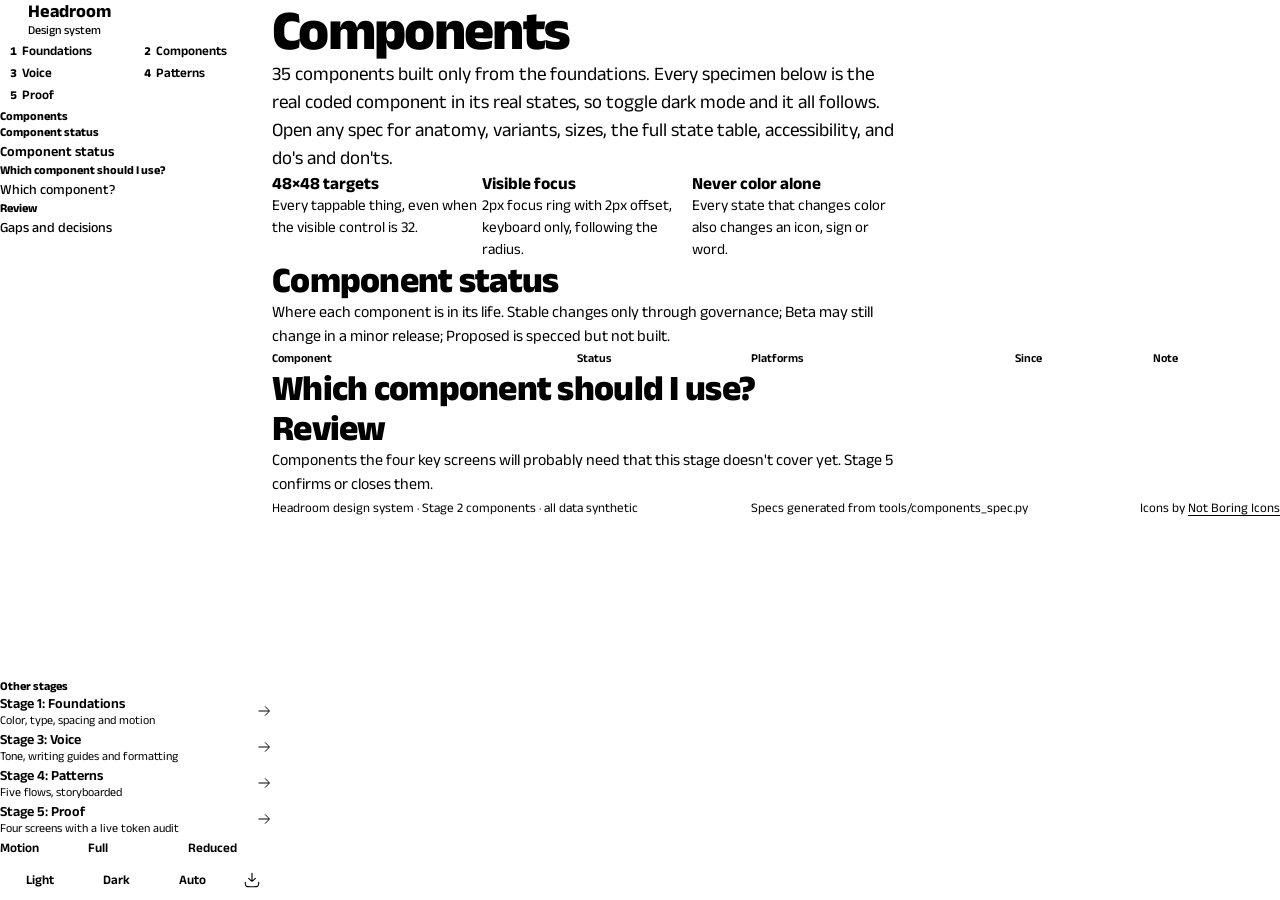
<file: site/components.template.html>
<!doctype html>
<html lang="en-IN">
<head>
<meta charset="utf-8">
<meta name="viewport" content="width=device-width, initial-scale=1">
<title>Headroom Components</title>
<meta name="description" content="Stage 2 of the Headroom design system: 35 components with every state, built only from Stage 1 tokens.">
<link rel="preconnect" href="https://fonts.googleapis.com">
<link rel="preconnect" href="https://fonts.gstatic.com" crossorigin>
<link href="https://fonts.googleapis.com/css2?family=Anek+Latin:wdth,wght@75..125,100..800&display=swap" rel="stylesheet">
<link rel="stylesheet" href="shell.css">
<link rel="stylesheet" href="nav.css">
<link rel="stylesheet" href="headroom.css">
<style>
/*__CSSVARS__*/
footer{margin-top:var(--space-1600);padding-top:var(--space-600);border-top:1px solid var(--color-border-subtle);font-size:13px;color:var(--color-text-secondary);display:flex;flex-wrap:wrap;justify-content:space-between;gap:var(--space-300)}
.dec{display:flex;flex-direction:column;border-top:2px solid var(--color-text-primary);margin-top:var(--space-600)}
.dec > div{display:grid;grid-template-columns:minmax(0,1fr) minmax(0,1.6fr);gap:var(--space-800);padding:var(--space-600) 0;border-bottom:1px solid var(--color-border-subtle)}
.dec h3{font-size:22px;line-height:28px}
.dec p{color:var(--color-text-secondary);font-size:16px;line-height:24px}
.gaps{display:flex;flex-direction:column;margin-top:var(--space-500)}
.gaps > div{display:grid;grid-template-columns:240px minmax(0,1fr);gap:var(--space-500);padding:var(--space-300) 0;border-bottom:1px solid var(--color-border-subtle)}
.gaps b{font-weight:600}.gaps span{color:var(--color-text-secondary)}

@media (max-width:1199px){main{padding:0 var(--space-800) var(--space-1600)}}
@media (max-width:839px){
  main{padding:0 var(--space-400) var(--space-1200)}
  .intro h1{font-size:40px;line-height:44px}
  .rules3,.specbody,.dd,.dec > div,.gaps > div{grid-template-columns:minmax(0,1fr)}
  .stage{padding:var(--space-400);gap:var(--space-500)}
  .grp{font-size:30px;line-height:34px;padding-top:var(--space-1200)}
  .donut-wrap{grid-template-columns:minmax(0,1fr);justify-items:center}
  .hcomp{grid-template-columns:minmax(0,1fr)}
  .st td:first-child{white-space:normal}
}
:root[data-motion=reduce] *,:root[data-motion=reduce] *::before,:root[data-motion=reduce] *::after{transition-duration:0ms!important}

</style>
<style>
.life{display:grid;grid-template-columns:repeat(auto-fit,minmax(180px,1fr));gap:var(--space-300);margin:var(--space-400) 0}
.life div{border:1px solid var(--color-border-subtle);border-radius:var(--radius-md);padding:var(--space-300) var(--space-400);font-size:13px;line-height:18px;color:var(--color-text-secondary);display:flex;flex-direction:column;gap:var(--space-150)}
.stp{display:inline-flex;align-items:center;gap:var(--space-100);font-size:12px;line-height:16px;font-weight:600;padding:var(--space-50) var(--space-200);border-radius:var(--radius-full);width:max-content}
.stp.Stable{background:var(--color-status-success-bg);color:var(--color-status-success)}
.stp.Beta{background:var(--color-status-info-bg);color:var(--color-status-info)}
.stp.Proposed{background:var(--color-status-warning-bg);color:var(--color-status-warning)}
.stp.Deprecated{background:var(--color-status-danger-bg);color:var(--color-status-danger)}
.tools{display:flex;flex-wrap:wrap;gap:var(--space-200);margin-bottom:var(--space-300)}
.tools button{all:unset;cursor:pointer;font-size:14px;font-weight:600;padding:var(--space-200) var(--space-300);border-radius:var(--radius-full);border:1px solid var(--color-border-default);color:var(--color-text-primary);min-height:20px}
.tools button[aria-pressed=true]{background:var(--color-action-secondary);color:var(--color-action-on-secondary);border-color:var(--color-action-primary)}
.tools button:focus-visible{outline:2px solid var(--color-border-focus);outline-offset:2px}
.stbl{width:100%;border-collapse:collapse;font-size:14px;line-height:20px}
.stbl th{text-align:left;font-size:12px;font-weight:600;color:var(--color-text-secondary);padding:var(--space-200) var(--space-300) var(--space-200) 0;border-bottom:1px solid var(--color-border-subtle)}
.stbl td{padding:var(--space-300) var(--space-300) var(--space-300) 0;border-bottom:1px solid var(--color-border-subtle);vertical-align:top}
.stbl td:last-child{color:var(--color-text-secondary)}
.stbl a{color:var(--color-text-link)}
.chz{border:1px solid var(--color-border-subtle);border-radius:var(--radius-lg);padding:var(--space-600);margin-top:var(--space-400);display:grid;grid-template-columns:minmax(0,1.1fr) minmax(0,1fr);gap:var(--space-600)}
.chz h3{grid-column:1/-1;font-size:18px;line-height:24px}
.chz>p{grid-column:1/-1;color:var(--color-text-secondary);font-size:14px;line-height:20px;max-width:70ch;margin-top:calc(-1 * var(--space-400))}
.chz ol{display:flex;flex-direction:column;gap:var(--space-200);counter-reset:q;list-style:none;padding:0}
.chz ol li{display:grid;grid-template-columns:24px minmax(0,1fr);gap:var(--space-200);font-size:14px;line-height:20px;color:var(--color-text-secondary)}
.chz ol li::before{counter-increment:q;content:counter(q);width:24px;height:24px;border-radius:var(--radius-full);background:var(--color-surface-sunken);display:grid;place-items:center;font-size:12px;font-weight:700;color:var(--color-text-primary)}
.chz ol b{display:block;color:var(--color-action-on-secondary)}
.chz dl{display:flex;flex-direction:column;gap:var(--space-300);font-size:14px;line-height:20px}
.chz dt{font-weight:600;color:var(--color-text-primary)}.chz dd{color:var(--color-text-secondary);margin:0}
@media (max-width:839px){.chz{grid-template-columns:minmax(0,1fr);padding:var(--space-400)}}
</style>
</head>
<body>
<div class="shell">
<aside class="side" data-page="components.html"></aside>
<main>
<div class="wrap">
  <header class="intro">
    <h1>Components</h1>
    <p>35 components built only from the foundations. Every specimen below is the real coded component in its real states, so toggle dark mode and it all follows. Open any spec for anatomy, variants, sizes, the full state table, accessibility, and do's and don'ts.</p>
    <div class="rules3">
      <div><b>48×48 targets</b>Every tappable thing, even when the visible control is 32.</div>
      <div><b>Visible focus</b>2px focus ring with 2px offset, keyboard only, following the radius.</div>
      <div><b>Never color alone</b>Every state that changes color also changes an icon, sign or word.</div>
    </div>
  </header>
  <div id="comps"></div>

  <h2 class="grp" id="status" data-toc-link="Component status">Component status</h2>
  <p class="muted" style="max-width:70ch">Where each component is in its life. Stable changes only through governance; Beta may still change in a minor release; Proposed is specced but not built.</p>
  <div class="life" id="life"></div>
  <div class="tools" role="group" aria-label="Filter by status" id="stfilter"></div>
  <div class="scroll"><table class="stbl" id="sttable"><thead><tr><th>Component</th><th>Status</th><th>Platforms</th><th>Since</th><th>Note</th></tr></thead><tbody></tbody></table></div>

  <h2 class="grp" id="choose" data-toc-link="Which component?">Which component should I use?</h2>
  <div id="choosers"></div>

  <h2 class="grp" id="gaps" data-toc-link="Gaps and decisions">Review</h2>
  <p class="muted" style="max-width:70ch">Components the four key screens will probably need that this stage doesn't cover yet. Stage 5 confirms or closes them.</p>
  <div class="gaps" id="gaplist"></div>
  <div class="dec" id="declist"></div>
  <footer><span>Headroom design system · Stage 2 components · all data synthetic</span><span>Specs generated from tools/components_spec.py</span><span>Icons by <a href="https://www.notboringicons.com" target="_blank" rel="noopener">Not Boring Icons</a></span></footer>
</div>
</main>
</div>

<script src="icons.js"></script>
<script>
const T = /*__TOKENS__*/null;
const $ = (s, r = document) => r.querySelector(s);
const inr = n => new Intl.NumberFormat('en-IN').format(n);
const I = (n, a = '') => `<i data-lucide="${n}" ${a}></i>`;
const cell = (cap, html, cls = '') => `<div class="cell ${cls}"><span class="cap">${cap}</span>${html}</div>`;
const esc = s => s.replace(/&/g, '&amp;').replace(/</g, '&lt;');

const root = document.documentElement;

/* ---------- specimens ---------- */
const gauge = (pct, opts = {}) => {
  const LIM = 52000, spent = Math.round(LIM * pct), room = LIM - spent;
  const s = pct > 1 ? 'over' : pct >= .8 ? 'near' : 'ok';
  const fillC = s === 'over' ? 'var(--color-finance-over-fill)' : s === 'near' ? 'var(--color-finance-near-fill)' : 'var(--color-finance-spent)';
  const h = Math.min(pct, 1.16) * 84;
  const hide = opts.hidden;
  const amt = v => hide ? '•••••' : inr(v);
  const st = s === 'over' ? `${I('chevrons-up')}₹${inr(-room)} over · Transport and Bills still have room` : s === 'near' ? `${I('triangle-alert')}Close to limit · about ₹${inr(Math.round(room / 13))} a day` : `${I('circle-check')}On track · about ₹${inr(Math.round(room / 13))} a day`;
  return `<div class="gcard"><div class="gtop"><span>October · 13 days left</span><button class="hr-ibtn" aria-label="${hide ? 'Show' : 'Hide'} balances" aria-pressed="${!!hide}">${I(hide ? 'eye-off' : 'eye')}</button></div>
    <div class="gg"><div class="line dash"></div><span class="lim">Limit ₹${amt(LIM)}</span>
    <div class="room"><p>${s === 'over' ? 'Over the limit by' : 'Headroom'}</p><b class="${s === 'over' ? 'over' : ''}"><span class="rs">₹</span>${amt(Math.abs(room))}</b></div>
    <div class="fill" style="height:${h}%;background:${fillC}"></div><div class="spent">Spent so far<b>₹${amt(spent)}</b></div></div>
    <p class="gstat ${s}">${st}</p></div>`;
};
const budget = (name, spent, limit, opts = {}) => {
  if (!limit) return `<div class="bud"><div class="bud-h"><span>${name}</span><span>₹${inr(spent)} spent</span></div><p class="bud-s muted" style="margin-top:6px">${I('plus')}No limit set · <a href="#" onclick="return false">Set limit</a></p></div>`;
  const p = spent / limit, s = p > 1 ? 'over' : p >= .8 ? 'near' : 'ok';
  const fill = s === 'over' ? 'var(--color-finance-over-fill)' : s === 'near' ? 'var(--color-finance-near-fill)' : 'var(--color-finance-spent)';
  const trackW = s === 'over' ? 100 / Math.min(p, 1.3) * .98 : 100;
  const msg = s === 'over' ? `${I('chevrons-up')}₹${inr(spent - limit)} over` : s === 'near' ? `${I('triangle-alert')}Close to limit · ₹${inr(limit - spent)} left` : `${I('circle-check')}On track · ₹${inr(limit - spent)} left`;
  return `<div class="bud" role="meter" aria-valuemin="0" aria-valuemax="${limit}" aria-valuenow="${spent}" aria-valuetext="${name}, ${inr(spent)} of ${inr(limit)} rupees, ${s === 'over' ? 'over budget' : s === 'near' ? 'close to limit' : 'on track'}">
    <div class="bud-h"><span>${name}</span><span>₹${inr(spent)} of ₹${inr(limit)}</span></div>
    <div class="track ${opts.mini ? 'mini' : ''}" style="width:${trackW}%"><div class="f" style="width:${Math.min(p, 1.3) * 100}%;background:${opts.loading ? 'transparent' : fill}"></div>${opts.pace ? `<div class="pace" style="left:${opts.pace}%"></div>` : ''}<div class="lim" style="left:calc(100% - 1px)"></div></div>
    ${opts.mini ? '' : `<p class="bud-s ${s}">${opts.loading ? '' : msg}</p>`}</div>`;
};
const row = (icon, title, sub, amt, cls = '', extra = '', rcls = '') =>
  `<div class="hr-row two ${rcls}"><span class="tile">${I(icon)}</span><span><b>${title}</b><small>${sub}</small></span><span class="tr"><span class="a ${cls}">${amt}</span>${extra}</span></div>`;

function donut() {
  const data = [['Food and dining', 12400], ['Rent', 22000], ['Shopping', 6740], ['Transport', 2150], ['Bills', 3860], ['Other', 1900]].sort((a, b) => a[0] === 'Other' ? 1 : b[0] === 'Other' ? -1 : b[1] - a[1]);
  const colors = ['chart-1', 'chart-2', 'chart-3', 'chart-4', 'chart-5', 'chart-other'];
  const total = data.reduce((a, d) => a + d[1], 0); let a0 = -Math.PI / 2; const R = 76, r = 50, gap = .02;
  const arcs = data.map((d, i) => { const a1 = a0 + d[1] / total * Math.PI * 2; const s = a0 + gap, e = a1 - gap; const L = e - s > Math.PI ? 1 : 0;
    const p = `M${80 + R * Math.cos(s)} ${80 + R * Math.sin(s)} A${R} ${R} 0 ${L} 1 ${80 + R * Math.cos(e)} ${80 + R * Math.sin(e)} L${80 + r * Math.cos(e)} ${80 + r * Math.sin(e)} A${r} ${r} 0 ${L} 0 ${80 + r * Math.cos(s)} ${80 + r * Math.sin(s)}Z`; a0 = a1;
    return `<path d="${p}" fill="var(--color-${colors[i]})" data-i="${i}" tabindex="-1"></path>`; }).join('');
  const lg = data.map((d, i) => `<li><button type="button" data-i="${i}" aria-pressed="false"><i style="background:var(--color-${colors[i]})"></i><span>${d[0]}</span><span>₹${inr(d[1])} · ${Math.round(d[1] / total * 100)}%</span></button></li>`).join('');
  const tbl = `<table class="ctable" hidden><thead><tr><th>Category</th><th>Spent</th><th>Share</th></tr></thead><tbody>${data.map(d => `<tr><td>${d[0]}</td><td>₹${inr(d[1])}</td><td>${Math.round(d[1] / total * 100)}%</td></tr>`).join('')}</tbody></table>`;
  return `<div class="chart" data-chart="donut"><h5>Rent and food are 70% of October</h5><div class="donut-wrap"><svg class="donut" viewBox="0 0 160 160" width="160" height="160" aria-hidden="true">${arcs}<text x="80" y="76" text-anchor="middle" font-size="12" fill="var(--color-text-secondary)">Spent</text><text x="80" y="96" text-anchor="middle" font-size="19" font-weight="700" fill="var(--color-text-primary)">₹${inr(total)}</text></svg><ul class="legend">${lg}</ul></div>${tbl}<button class="linkbtn" type="button" data-tbl>${I('table')}View as table</button></div>`;
}
function bars() {
  const d = [['Jul', 46200], ['Aug', 51800], ['Sep', 57400], ['Oct', 33550]], lim = 52000, max = 60000, H = 150, W = 360, bw = 52;
  const y = v => 10 + H - v / max * H;
  const b = d.map((x, i) => { const cx = 40 + i * ((W - 60) / d.length) + 10; const over = x[1] > lim; const cur = i === d.length - 1;
    return `<rect x="${cx}" y="${y(x[1])}" width="${bw}" height="${H + 10 - y(x[1])}" rx="4" fill="${cur ? 'var(--color-action-primary)' : 'var(--color-finance-spent)'}"/>${over ? `<rect x="${cx}" y="${y(x[1])}" width="${bw}" height="${y(lim) - y(x[1])}" rx="4" fill="var(--color-finance-over-fill)"/>` : ''}
    <text x="${cx + bw / 2}" y="${H + 28}" text-anchor="middle" font-size="12" fill="var(--color-text-secondary)">${x[0]}</text><text x="${cx + bw / 2}" y="${H + 44}" text-anchor="middle" font-size="12" font-weight="600" fill="${over ? 'var(--color-finance-over-budget)' : 'var(--color-text-primary)'}" style="font-stretch:85%">₹${(x[1] / 1000).toFixed(1)}k</text>`; }).join('');
  const ticks = [0, 20000, 40000, 60000].map(v => `<line x1="34" x2="${W}" y1="${y(v)}" y2="${y(v)}" stroke="var(--color-border-subtle)"/><text x="28" y="${y(v) + 4}" text-anchor="end" font-size="12" fill="var(--color-text-secondary)">${v / 1000}k</text>`).join('');
  return `<div class="chart"><h5>September went ₹5,400 over the limit</h5><svg viewBox="0 0 ${W} ${H + 52}" width="100%" aria-hidden="true">${ticks}${b}<line x1="34" x2="${W}" y1="${y(lim)}" y2="${y(lim)}" stroke="var(--color-finance-clearance-line)" stroke-width="2" stroke-dasharray="6 4"/><text x="${W}" y="${y(lim) - 6}" text-anchor="end" font-size="12" font-weight="700" fill="var(--color-text-primary)">Limit ₹52k</text></svg>
  <table class="ctable" hidden><thead><tr><th>Month</th><th>Spent</th><th>vs limit</th></tr></thead><tbody>${d.map(x => `<tr><td>${x[0]}</td><td>₹${inr(x[1])}</td><td>${x[1] > lim ? '₹' + inr(x[1] - lim) + ' over' : '₹' + inr(lim - x[1]) + ' left'}</td></tr>`).join('')}</tbody></table><button class="linkbtn" type="button" data-tbl>${I('table')}View as table</button></div>`;
}
function line() {
  const W = 360, H = 150, lim = 52000, max = 60000, days = 31, today = 18;
  const pts = [0, 22000, 23400, 24100, 25300, 25800, 26900, 27400, 28800, 29100, 29600, 30400, 30900, 31400, 32000, 32400, 33000, 33200, 33550];
  const x = dd => 34 + dd / days * (W - 40), y = v => 10 + H - v / max * H;
  const path = pts.map((v, i) => `${i ? 'L' : 'M'}${x(i)} ${y(v)}`).join(' ');
  const proj = 33550 + (33550 - 22000) / 17 * (days - today);
  const ticks = [0, 20000, 40000, 60000].map(v => `<line x1="34" x2="${W}" y1="${y(v)}" y2="${y(v)}" stroke="var(--color-border-subtle)"/><text x="28" y="${y(v) + 4}" text-anchor="end" font-size="12" fill="var(--color-text-secondary)">${v / 1000}k</text>`).join('');
  return `<div class="chart"><h5>On pace to finish ₹${inr(Math.round((lim - proj) / 100) * 100)} under</h5><svg viewBox="0 0 ${W} ${H + 36}" width="100%" aria-hidden="true">${ticks}
  <line x1="34" x2="${W}" y1="${y(lim)}" y2="${y(lim)}" stroke="var(--color-finance-clearance-line)" stroke-width="2" stroke-dasharray="6 4"/><text x="${W}" y="${y(lim) - 6}" text-anchor="end" font-size="12" font-weight="700" fill="var(--color-text-primary)">Limit ₹52k</text>
  <path d="${path}" fill="none" stroke="var(--color-finance-spent)" stroke-width="3" stroke-linejoin="round"/><path d="M${x(today)} ${y(33550)} L${x(days)} ${y(proj)}" stroke="var(--color-text-secondary)" stroke-width="2" stroke-dasharray="2 4" fill="none"/>
  <line x1="${x(today)}" x2="${x(today)}" y1="10" y2="${H + 10}" stroke="var(--color-action-primary)" stroke-width="2"/><circle cx="${x(today)}" cy="${y(33550)}" r="5" fill="var(--color-action-primary)" stroke="var(--color-surface-raised)" stroke-width="2"/>
  <text x="${x(today)}" y="${H + 28}" text-anchor="middle" font-size="12" font-weight="700" fill="var(--color-action-primary)">Today</text><text x="34" y="${H + 28}" font-size="12" fill="var(--color-text-secondary)">1 Oct</text><text x="${W}" y="${H + 28}" text-anchor="end" font-size="12" fill="var(--color-text-secondary)">31 Oct</text></svg>
  <table class="ctable" hidden><thead><tr><th>Point</th><th>Spent</th><th>Room left</th></tr></thead><tbody><tr><td>Today (18 Oct)</td><td>₹33,550</td><td>₹18,450</td></tr><tr><td>Projected 31 Oct</td><td>₹${inr(Math.round(proj))}</td><td>₹${inr(Math.round(lim - proj))}</td></tr></tbody></table><button class="linkbtn" type="button" data-tbl>${I('table')}View as table</button></div>`;
}
function cal() {
  let h = ['M', 'T', 'W', 'T', 'F', 'S', 'S'].map(d => `<span class="dow">${d}</span>`).join('') + '<span></span>'.repeat(3); // 1 Oct 2026 is a Thursday
  for (let d = 1; d <= 31; d++) { const c = d === 6 ? 's' : d === 18 ? 't e' : d > 6 && d < 18 ? 'r' : d > 18 ? 'f' : ''; h += `<span class="d ${c}">${/[se]/.test(c) || c.includes('t') ? `<b>${d}</b>` : d}</span>`; }
  return `<div class="cal"><div class="cal-h"><button class="hr-ibtn" aria-label="Previous month">${I('chevron-left')}</button><span>October 2026</span><button class="hr-ibtn" aria-label="Next month">${I('chevron-right')}</button></div><div class="cal-g">${h}</div><button class="hr-btn block" style="margin-top:12px">Show 6–18 Oct</button></div>`;
}

const SPEC = {
 'button': () =>
  cell('Primary', '<button class="hr-btn">Add expense</button>') + cell('Tonal', `<button class="hr-btn tonal">${I('split')}Split</button>`) + cell('Outline', '<button class="hr-btn outline">Cancel</button>') + cell('Ghost', '<button class="hr-btn ghost">Skip for now</button>') + cell('Destructive', '<button class="hr-btn danger">Delete account</button>') +
  cell('Hover', '<button class="hr-btn is-hover">Add expense</button>') + cell('Focus', '<button class="hr-btn is-focus">Add expense</button>') + cell('Pressed', '<button class="hr-btn is-pressed">Add expense</button>') + cell('Loading', '<button class="hr-btn is-loading" aria-busy="true"><span class="spin"></span>Saving…</button>') + cell('Disabled (only with a reason)', `<button class="hr-btn" disabled>Connect bank</button><span class="reason">${I('info')}Available after you verify your email</span>`) +
  cell('Sizes: sm · md · lg', '<div style="display:flex;gap:12px;align-items:center;flex-wrap:wrap"><button class="hr-btn sm">Small</button><button class="hr-btn tonal">Medium</button><button class="hr-btn lg outline">Large</button></div>'),
 'icon-button': () =>
  cell('Standard', `<button class="hr-ibtn" aria-label="More options">${I('ellipsis-vertical')}</button>`) + cell('Tonal', `<button class="hr-ibtn tonal" aria-label="Add">${I('plus')}</button>`) + cell('Toggle: hide balances', `<button class="hr-ibtn" aria-pressed="false" aria-label="Hide balances" data-toggle-eye>${I('eye')}</button>`) + cell('With badge', `<button class="hr-ibtn" aria-label="Insights, new">${I('bell')}<span class="dotb"></span></button>`) +
  cell('Hover', `<button class="hr-ibtn is-hover" aria-label="Close">${I('x')}</button>`) + cell('Focus', `<button class="hr-ibtn is-focus" aria-label="Close">${I('x')}</button>`) + cell('Pressed', `<button class="hr-ibtn is-pressed" aria-label="Close">${I('x')}</button>`) + cell('Loading', `<button class="hr-ibtn" aria-busy="true" aria-label="Refreshing"><span class="spin" style="width:20px;height:20px"></span></button>`) + cell('Disabled', `<button class="hr-ibtn" disabled aria-label="Share">${I('share-2')}</button>`),
 'text-input': () =>
  cell('Default (empty)', `<div class="hr-field"><label for="m1">Merchant</label><div class="hr-input">${I('store')}<input id="m1" placeholder="Swiggy"></div><span class="help">As it appears on your statement</span></div>`) +
  cell('Hover', `<div class="hr-field"><span class="lab">Merchant</span><div class="hr-input is-hover">${I('store')}<input value="Blue Tokai" aria-label="Merchant"></div></div>`) +
  cell('Focus', `<div class="hr-field is-focus"><label>Goal name</label><div class="hr-input is-focus"><input value="Goa trip" aria-label="Goal name"><button class="hr-ibtn" style="width:32px;height:32px" aria-label="Clear">${I('circle-x')}</button></div></div>`) +
  cell('Error', `<div class="hr-field"><label>Goal name</label><div class="hr-input is-error"><input aria-invalid="true" aria-label="Goal name"></div><span class="err">${I('circle-alert')}Add a name so you can find this goal later</span></div>`) +
  cell('Loading', `<div class="hr-field"><label>UPI ID</label><div class="hr-input"><input value="ira@okaxis" aria-label="UPI ID"><span class="spin"></span></div><span class="help">Checking…</span></div>`) +
  cell('Disabled', `<div class="hr-field"><label style="color:var(--color-text-disabled)">Account</label><div class="hr-input is-disabled"><input value="HDFC ••4821" disabled aria-label="Account"></div><span class="help">Imported from your bank, can't be edited</span></div>`) +
  cell('Multiline', `<div class="hr-field"><label for="n1">Note</label><textarea class="hr-ta" id="n1" placeholder="Dinner with Kabir, split later"></textarea></div>`),
 'amount-input': () =>
  cell('Hero, empty', `<div class="hr-amount"><span class="v num zero"><span class="rs">₹</span>0<span class="caret"></span></span><span class="ctx">Food and dining · ₹1,800 left</span></div>`) +
  cell('Hero, typing', `<div class="hr-amount"><span class="v num"><span class="rs">₹</span>1,24,500<span class="caret"></span></span><span class="ctx">Live Indian grouping as you type</span></div>`) +
  cell('Inline (try typing or pasting)', `<div class="hr-field"><label for="amt">Monthly limit</label><div class="hr-input amount"><span class="pre" aria-hidden="true">₹</span><input id="amt" inputmode="decimal" autocomplete="off" value="10,000" data-amount></div><span class="help" id="amt-h">Food and dining · last month you spent ₹9,140</span></div>`) +
  cell('Error', `<div class="hr-field"><label>Amount</label><div class="hr-input amount is-error"><span class="pre">₹</span><input value="0" aria-invalid="true" aria-label="Amount"></div><span class="err">${I('circle-alert')}Enter an amount above ₹0</span></div>`) +
  cell('Soft warning', `<div class="hr-field"><label>Amount</label><div class="hr-input amount"><span class="pre">₹</span><input value="12,00,000" aria-label="Amount"></div><span class="err" style="color:var(--color-status-warning)">${I('triangle-alert')}That's more than ₹10,00,000. Check the number?</span></div>`) +
  cell('Locked (imported)', `<div class="hr-field"><label style="color:var(--color-text-disabled)">Amount</label><div class="hr-input amount is-disabled"><span class="pre">₹</span><input value="22,000" disabled aria-label="Amount"><i data-lucide="lock"></i></div><span class="help">Matches your bank record</span></div>`),
 'select': () =>
  cell('Default', `<div class="hr-field hr-select"><span class="lab">Account</span><div class="hr-input" role="combobox" tabindex="0" aria-expanded="false"><span>HDFC Savings ••4821</span>${I('chevron-down')}</div></div>`) +
  cell('Open (web menu)', `<div class="hr-field hr-select"><span class="lab">Repeats</span><div class="hr-input is-focus"><span>Monthly</span>${I('chevron-up')}</div><div class="hr-menu" role="listbox"><div role="option" aria-selected="false">Never</div><div role="option" aria-selected="false" class="hl">Weekly</div><div role="option" aria-selected="true">Monthly${I('check')}</div><div role="option" aria-selected="false">Yearly</div></div></div>`) +
  cell('Error', `<div class="hr-field hr-select"><span class="lab">Account</span><div class="hr-input is-error"><span class="muted">Choose an account</span>${I('chevron-down')}</div><span class="err">${I('circle-alert')}Choose where this money came from</span></div>`) +
  cell('Empty options', `<div class="hr-menu" style="padding:16px;display:flex;flex-direction:column;gap:12px;align-items:flex-start"><span>No accounts yet</span><button class="hr-btn tonal sm">${I('plus')}Add account</button></div>`),
 'checkbox': () =>
  cell('States', `<div><label class="hr-check"><input type="checkbox">Food and dining</label><label class="hr-check"><input type="checkbox" checked>Transport</label><label class="hr-check"><input type="checkbox" data-indet>Select all (2 of 5)</label><label class="hr-check is-disabled"><input type="checkbox" disabled>Rent (fixed, always tracked)</label></div>`) +
  cell('Error', `<div><label class="hr-check is-error"><input type="checkbox" aria-invalid="true">I agree to the terms</label><span class="err">${I('circle-alert')}Accept the terms to continue</span></div>`),
 'radio': () =>
  cell('List', `<div role="radiogroup" aria-label="Rounding"><label class="hr-radio"><input type="radio" name="rr" checked>Round to the rupee</label><label class="hr-radio"><input type="radio" name="rr">Show paise</label><label class="hr-radio is-disabled"><input type="radio" name="rr" disabled>Round to ₹10 (coming soon)</label></div>`) +
  cell('Card (onboarding)', `<div role="radiogroup" aria-label="Month starts" style="display:flex;flex-direction:column;gap:8px"><label class="rcard"><input type="radio" name="mm" checked class="sr"><span class="tile brand">${I('briefcase')}</span><span><b>From payday</b><small>Your month runs 1 Oct → 31 Oct, starting when salary lands</small></span></label><label class="rcard"><input type="radio" name="mm" class="sr"><span class="tile">${I('calendar')}</span><span><b>Calendar month</b><small>1st to the last day</small></span></label></div>`),
 'toggle': () =>
  cell('Off / on (try it)', `<div><label class="hr-switch">Budget alerts<input type="checkbox" role="switch"></label><label class="hr-switch">Hide balances<input type="checkbox" role="switch" checked></label></div>`) +
  cell('Disabled with reason', `<div><label class="hr-switch is-disabled">Push notifications<input type="checkbox" role="switch" disabled></label><span class="reason">${I('info')}Turn on notifications in your phone's Settings</span></div>`) +
  cell('Error (reverted)', `<div class="hr-snack" style="width:300px">${I('wifi-off')}<span>Couldn't turn on alerts. You're offline.</span></div>`),
 'segmented': () =>
  cell('Text', `<div class="hr-seg" role="tablist" data-seg><button aria-pressed="false">Week</button><button aria-pressed="true">Month</button><button aria-pressed="false">Year</button></div>`) +
  cell('Icon + text', `<div class="hr-seg" data-seg><button aria-pressed="true">${I('arrow-up-right')}Expense</button><button aria-pressed="false">${I('arrow-down-left')}Income</button></div>`),
 'tabs': () =>
  cell('Fixed (try it)', `<div class="hr-tabs" role="tablist" data-tabs><button role="tab" aria-selected="true">Overview</button><button role="tab" aria-selected="false">Transactions</button><button role="tab" aria-selected="false">History</button></div>`),
 'chip': () =>
  cell('Filter (try it)', `<div class="chips" data-chips><button class="hr-chip" aria-pressed="true">${I('check')}This month</button><button class="hr-chip" aria-pressed="false"><span class="cdot" style="background:var(--color-chart-1)"></span>Food</button><button class="hr-chip" aria-pressed="false"><span class="cdot" style="background:var(--color-chart-2)"></span>Rent</button><button class="hr-chip" aria-pressed="false"><span class="cdot" style="background:var(--color-chart-3)"></span>Shopping</button></div>`, 'half') +
  cell('Choice', `<div class="chips"><button class="hr-chip">₹100</button><button class="hr-chip" aria-pressed="true">₹500</button><button class="hr-chip">₹1,000</button></div>`) +
  cell('Input (removable)', `<div class="chips"><span class="hr-chip" style="cursor:default">Travel<button class="hr-ibtn" style="width:24px;height:24px;margin-right:-6px" aria-label="Remove tag Travel">${I('x', 'style="width:14px;height:14px"')}</button></span></div>`) +
  cell('Tags', `<div class="chips" style="gap:6px"><span class="hr-tag">${I('repeat')}Recurring</span><span class="hr-tag">${I('users')}Split</span><span class="hr-tag">${I('clock')}Pending</span></div>`),
 'avatar': () =>
  cell('Person · sm md lg', '<div style="display:flex;gap:12px;align-items:center"><span class="hr-av sm">KM</span><span class="hr-av md">IR</span><span class="hr-av lg">IR</span></div>') +
  cell('Merchant fallback', `<span class="hr-av md merchant">${I('coffee')}</span>`) + cell('Group', '<div class="avgrp"><span class="hr-av sm">IR</span><span class="hr-av sm">KM</span><span class="hr-av sm">AS</span><span class="hr-av sm" style="background:var(--color-surface-sunken);color:var(--color-text-secondary)">+2</span></div>') +
  cell('Loading', '<span class="sk" style="width:40px;height:40px;border-radius:50%;display:block"></span>'),
 'badge': () =>
  cell('Dot', `<span class="withbadge" aria-label="Insights, new">${I('lightbulb')}<span class="hr-badge dot"></span></span>`) + cell('Count', `<span class="withbadge" aria-label="Activity, 3 new">${I('list')}<span class="hr-badge count">3</span></span>`) +
  cell('Status', `<div class="chips" style="gap:8px"><span class="hr-badge over">${I('chevrons-up')}Over</span><span class="hr-badge near">${I('triangle-alert')}Close</span><span class="hr-badge paid">${I('check')}Paid</span></div>`),
 'tooltip': () =>
  cell('Plain', '<div style="padding-bottom:8px"><span class="hr-tip">Hide balances</span></div>') + cell('Rich (chart point)', '<div style="padding-bottom:8px"><span class="hr-tip">September<b>₹57,400 · ₹5,400 over</b></span></div>'),
 'card': () =>
  cell('Static', `<div class="hr-card"><div class="ch">This week</div><p class="muted" style="font-size:15px">You spent <b style="color:var(--color-text-primary)">₹2,100 less</b> on food than last week.</p></div>`) +
  cell('Interactive', `<div class="hr-card interactive" tabindex="0" role="link"><div class="ch">Budgets ${I('chevron-right')}</div>${budget('Food and dining', 8200, 10000, { mini: true })}${budget('Transport', 2150, 4000, { mini: true })}</div>`) +
  cell('Loading', `<div class="hr-card"><span class="sk" style="height:20px;width:40%"></span><span class="sk" style="height:14px;width:90%"></span><span class="sk" style="height:14px;width:70%"></span></div>`) +
  cell('Error', `<div class="hr-card"><div class="ch">Budgets</div><div class="hr-alert danger" style="width:auto">${I('cloud-off')}<div><p>Couldn't load budgets.</p><a href="#" onclick="return false">Retry</a></div></div></div>`),
 'list-item': () =>
  cell('One-line, two-line, control, states', `<div class="hr-list"><div class="hr-row"><span class="tile">${I('bell')}</span><span><b>Budget alerts</b></span><label class="hr-switch" style="width:auto"><span class="sr">Budget alerts</span><input type="checkbox" role="switch" checked></label></div><div class="hr-row two"><span class="tile">${I('landmark')}</span><span><b>HDFC Savings</b><small>••4821 · synced 5 min ago</small></span><span class="tr">${I('chevron-right')}</span></div><div class="hr-row two is-hover"><span class="tile">${I('credit-card')}</span><span><b>ICICI Amazon Pay card</b><small>Hover</small></span><span class="tr">${I('chevron-right')}</span></div><div class="hr-row two is-pressed"><span class="tile">${I('wallet')}</span><span><b>Cash</b><small>Pressed</small></span><span class="tr">${I('chevron-right')}</span></div><div class="hr-row two"><span class="tile">${I('landmark')}</span><span><b>SBI Salary</b><small style="color:var(--color-status-danger);display:flex;gap:4px;align-items:center">${I('circle-alert', 'style="width:14px;height:14px"')}Connection expired · reconnect</small></span><span class="tr">${I('chevron-right')}</span></div></div>`),
 'bottom-sheet': () =>
  cell('Add expense sheet', `<div class="phone"><div class="bg"><i></i><i></i><i></i><i></i></div><div class="scrim"></div><div class="hr-sheet" role="dialog" aria-modal="true" aria-label="Add expense"><div class="handle"></div><div class="sh-h"><h4>Add expense</h4><button class="hr-ibtn" aria-label="Close">${I('x')}</button></div><div class="hr-amount" style="padding:4px 0"><span class="v num"><span class="rs">₹</span>386</span><span class="ctx">Food and dining · ₹1,414 left after this</span></div><div class="chips"><button class="hr-chip" aria-pressed="true">${I('utensils')}Food</button><button class="hr-chip">${I('bus')}Transport</button><button class="hr-chip">${I('ellipsis')}More</button></div><button class="hr-btn lg block">Add ₹386 expense</button></div></div>`),
 'modal': () =>
  cell('Destructive confirm', `<div class="phone" style="height:440px"><div class="bg"><i></i><i></i><i></i></div><div class="scrim"></div><div class="hr-dialog" role="alertdialog" aria-modal="true" aria-labelledby="dl1"><span class="ico">${I('trash-2')}</span><h4 id="dl1">Delete the Goa trip goal?</h4><p>Your ₹38,000 stays in your account. Only the goal and its history are deleted. This can't be undone.</p><div class="acts"><button class="hr-btn danger block">Delete goal</button><button class="hr-btn outline block">Keep goal</button></div></div></div>`),
 'snackbar': () =>
  cell('Info', `<div class="hr-snack" role="status"><span>Expense added</span></div>`) + cell('With Undo', `<div class="hr-snack" role="status"><span>Transaction deleted</span><button>Undo</button></div>`) + cell('Error', `<div class="hr-snack" role="alert">${I('cloud-off')}<span>Couldn't sync</span><button>Retry</button></div>`),
 'inline-alert': () =>
  cell('Info', `<div class="hr-alert info">${I('info')}<div><b>Salary usually lands on the 1st</b><p>Your month resets then.</p></div></div>`) + cell('Success', `<div class="hr-alert success">${I('circle-check')}<div><p>Bank connected. 142 transactions imported.</p></div></div>`) +
  cell('Warning', `<div class="hr-alert warning">${I('triangle-alert')}<div><b>Food is close to its limit</b><p>₹1,800 left for 13 days, about ₹138 a day.</p><a href="#" onclick="return false">Adjust limit</a></div></div>`) + cell('Danger', `<div class="hr-alert danger">${I('circle-alert')}<div><b>Couldn't save this expense</b><p>It's kept on your phone and will retry when you're online.</p></div></div>`),
 'banner': () =>
  cell('Neutral (offline)', `<div class="hr-banner" role="status">${I('wifi-off')}<span>You're offline. Changes will sync when you're back.</span></div>`, 'wide') + cell('Warning', `<div class="hr-banner warning" role="status">${I('link-2-off')}<span>HDFC connection expired. New transactions aren't coming in.</span><button class="hr-btn sm tonal">Reconnect</button></div>`, 'wide'),
 'skeleton': () =>
  cell('Rows', `<div class="hr-list" aria-busy="true" aria-label="Loading transactions">${[1, 2, 3].map(() => `<div class="hr-row two"><span class="sk" style="width:40px;height:40px;border-radius:var(--radius-md)"></span><span style="display:flex;flex-direction:column;gap:8px"><span class="sk" style="height:14px;width:70%"></span><span class="sk" style="height:12px;width:45%"></span></span><span class="sk" style="width:56px;height:16px"></span></div>`).join('')}</div>`) +
  cell('Gauge', `<div class="gcard" aria-busy="true"><span class="sk" style="height:18px;width:50%"></span><div class="gg" style="background:var(--color-surface-sunken)"><div class="line dash"></div></div><span class="sk" style="height:14px;width:60%"></span></div>`),
 'empty-state': () =>
  cell('First use', `<div class="hr-empty"><span class="big">${I('receipt')}</span><h4>Add your first expense</h4><p>Track one thing you bought today. It takes about five seconds.</p><button class="hr-btn">Add expense</button></div>`) +
  cell('No results', `<div class="hr-empty"><span class="big">${I('search-x')}</span><h4>No transactions match</h4><p>Try a different category or a longer date range.</p><button class="hr-btn tonal">Clear filters</button></div>`) +
  cell('Cleared (positive)', `<div class="hr-empty"><span class="big" style="background:var(--color-status-success-bg);color:var(--color-status-success)">${I('calendar-check')}</span><h4>No bills due this week</h4><p>Next up: rent on 1 Nov.</p></div>`),
 'bottom-nav': () =>
  cell('Compact', `<nav class="hr-nav" aria-label="Main"><a href="#" aria-current="page"><span>${I('house')}</span>Home</a><a href="#"><span>${I('arrow-left-right')}</span>Activity</a><a href="#"><span>${I('gauge')}</span>Budgets</a><a href="#"><span style="position:relative">${I('target')}<span class="hr-badge dot" style="position:absolute;top:4px;right:14px"></span></span>Goals</a></nav>`),
 'app-bar': () =>
  cell('Large (top level)', `<div class="hr-appbar"><div class="ab-row"><span style="flex:1"></span><button class="hr-ibtn" aria-label="Hide balances">${I('eye')}</button><button class="hr-ibtn" aria-label="More">${I('ellipsis-vertical')}</button></div><div class="ab-large">Budgets</div></div>`) +
  cell('Compact (detail) + refreshing', `<div class="hr-appbar"><div class="ab-row"><button class="hr-ibtn" aria-label="Back to Budgets">${I('chevron-left')}</button><h4>Food and dining</h4><button class="hr-ibtn" aria-label="Edit budget">${I('pencil')}</button></div><div class="prog"></div></div>`) +
  cell('Contextual (multi-select)', `<div class="hr-appbar ctx"><div class="ab-row"><button class="hr-ibtn" aria-label="Cancel selection">${I('x')}</button><h4>3 selected</h4><button class="hr-ibtn" aria-label="Change category">${I('tag')}</button><button class="hr-ibtn" aria-label="Delete">${I('trash-2')}</button></div></div>`),
 'back-close': () =>
  cell('Push screen: back', `<div class="hr-appbar"><div class="ab-row"><button class="hr-ibtn" aria-label="Back">${I('chevron-left')}</button><h4>Transaction</h4></div></div>`) +
  cell('Modal task: close', `<div class="hr-appbar"><div class="ab-row"><button class="hr-ibtn" aria-label="Close">${I('x')}</button><h4>New budget</h4><button class="hr-btn ghost sm">Save</button></div></div>`) +
  cell('Discard guard', `<div class="hr-card" style="width:300px"><b style="font-size:18px">Discard this expense?</b><p class="muted" style="font-size:15px">₹386 at Swiggy won't be saved.</p><div style="display:flex;gap:8px;justify-content:flex-end"><button class="hr-btn ghost sm">Discard</button><button class="hr-btn sm">Keep editing</button></div></div>`),
 'search': () =>
  cell('Default', `<div class="hr-search" role="search">${I('search')}<input placeholder="Search merchants, notes, amounts" aria-label="Search transactions"></div>`) +
  cell('Results with highlight', `<div style="display:flex;flex-direction:column;gap:8px"><div class="hr-search" role="search">${I('search')}<input value="swig" aria-label="Search transactions"><button class="hr-ibtn" aria-label="Clear search" style="width:40px;height:40px">${I('circle-x')}</button></div><span class="help" role="status">2 results</span><div class="hr-list">${row('utensils', '<mark>Swig</mark>gy', 'Food · Today', '−₹386')}${row('utensils', '<mark>Swig</mark>gy Instamart', 'Groceries · 14 Oct', '−₹1,112')}</div></div>`) +
  cell('Empty', `<div class="hr-empty" style="padding:24px"><span class="big">${I('search-x')}</span><h4>No results for “zomatto”</h4><p>Check the spelling or search all time.</p></div>`),
 'balance-card': () =>
  cell('On track', gauge(.645)) + cell('Near limit', gauge(.88)) + cell('Over limit', gauge(1.09)) + cell('Hidden balances', gauge(.645, { hidden: true })) +
  cell('Empty (no limit yet)', `<div class="gcard"><div class="gtop"><span>October</span></div><div class="gg"><div class="line dash"></div><div class="room" style="right:16px"><p style="color:var(--color-text-primary);font-size:16px;line-height:22px">Set a monthly limit to see your headroom</p></div></div><button class="hr-btn block">Set a limit</button></div>`) +
  cell('Horizontal (web)', `<div class="hcomp"><div><span class="muted" style="font-size:13px;font-weight:600">Headroom</span><div style="font-size:28px;line-height:32px;font-weight:700" class="num"><span class="rs">₹</span>18,450</div></div><div><div class="hbar"><div class="fill" style="width:55%"></div><div class="vline"></div></div><p class="gstat ok" style="margin-top:6px">${I('circle-check')}On track · ₹33,550 of ₹52,000 spent</p></div></div>`, 'wide'),
 'transaction-row': () =>
  cell('Variants', `<div class="hr-list"><div class="dhead"><span>Today</span><span class="num">−₹386</span></div>${row('utensils', 'Swiggy', 'Food and dining · 1:42 pm', '−₹386')}<div class="dhead"><span>15 Oct</span><span class="num">−₹1,899</span></div>${row('shopping-bag', 'Myntra', 'Shopping · 8:10 pm', '−₹1,899', '', '<span class="hr-tag">' + I('clock') + 'Pending</span>')}${row('piggy-bank', 'Goa trip', 'Moved to goal', '₹5,000', 'sv', '<span class="hr-tag">' + I('target') + 'Saved</span>')}${row('rotate-ccw', 'Amazon', 'Refund · Shopping', '+₹499', 'in', '<span class="hr-tag">Refund</span>')}<div class="dhead"><span>1 Oct</span><span class="num">+₹62,500</span></div>${row('briefcase', 'Acme Ltd', 'Salary · Received', '+₹84,500', 'in')}${row('house', 'Rent', 'Housing · Paid', '−₹22,000', '', '<span class="hr-tag">' + I('repeat') + 'Recurring</span>')}</div>`) +
  cell('Selected · not synced', `<div class="hr-list"><div class="hr-row two is-selected"><label class="hr-check" style="min-height:40px;justify-content:center"><input type="checkbox" checked aria-label="Select Swiggy"></label><span><b>Swiggy</b><small>Food and dining · 1:42 pm</small></span><span class="tr"><span class="a">−₹386</span></span></div>${row('coffee', 'Blue Tokai', 'Food and dining · 9:05 am', '−₹280', '', `<span class="hr-tag" style="color:var(--color-status-danger)">${I('cloud-off')}Not synced</span>`)}</div>`),
 'category-picker': () =>
  cell('Sheet content (try it)', `<div class="cpick"><span class="cap" style="font-size:13px;font-weight:600;color:var(--color-text-secondary)">Suggested for Swiggy</span><div class="chips"><button class="hr-chip" aria-pressed="true">${I('utensils')}Food and dining</button><button class="hr-chip">${I('shopping-basket')}Groceries</button></div><div class="cgrid" role="radiogroup" aria-label="Category" data-cgrid>${[['utensils', 'Food'], ['shopping-basket', 'Groceries'], ['bus', 'Transport'], ['shopping-bag', 'Shopping'], ['house', 'Rent'], ['zap', 'Bills'], ['heart-pulse', 'Health'], ['clapperboard', 'Fun'], ['plane', 'Travel'], ['graduation-cap', 'Learning'], ['gift', 'Gifts'], ['plus', 'Create']].map(([i, n], k) => `<button class="ctile" role="radio" aria-checked="${k === 0}"><span class="tile">${I(i)}</span>${n}</button>`).join('')}</div></div>`),
 'budget-bar': () =>
  cell('Under', budget('Transport', 2150, 4000, { pace: 58 })) + cell('Near', budget('Food and dining', 8200, 10000, { pace: 58 })) + cell('Over', budget('Shopping', 6740, 6000)) + cell('No limit', budget('Gifts', 1200, 0)) + cell('Loading', budget('Bills', 0, 5000, { loading: true })),
 'goal-card': () =>
  cell('In progress', `<div class="goal" role="meter" aria-valuenow="38000" aria-valuemax="60000" aria-valuetext="Goa trip, 38,000 of 60,000 rupees saved"><div class="gh"><span class="tile">${I('tree-palm')}</span><span><h5>Goa trip</h5><span class="muted" style="font-size:13px">By March 2027</span></span></div><span class="gamt"><span class="rs">₹</span>38,000 <small>of ₹60,000</small></span><div class="track" style="width:96%"><div class="f" style="width:63%;background:var(--color-finance-savings-fill)"></div><div class="lim" style="left:calc(100% - 1px)"></div></div><p class="proj">At ₹5,000 a month you'll reach it by Feb 2027.</p><button class="hr-btn tonal sm" style="align-self:flex-start">${I('plus')}Add money</button></div>`) +
  cell('Behind (neutral wording)', `<div class="goal"><div class="gh"><span class="tile">${I('shield')}</span><span><h5>Emergency fund</h5><span class="muted" style="font-size:13px">By December</span></span></div><span class="gamt"><span class="rs">₹</span>41,000 <small>of ₹1,50,000</small></span><div class="track" style="width:96%"><div class="f" style="width:27%;background:var(--color-finance-savings-fill)"></div><div class="lim" style="left:calc(100% - 1px)"></div></div><p class="proj">Add ₹2,000 more a month to make it by December, or move the date to March.</p></div>`) +
  cell('Reached', `<div class="goal"><div class="gh"><span class="tile" style="background:var(--color-status-success-bg);color:var(--color-status-success)">${I('party-popper')}</span><span><h5>New phone</h5><span class="ok" style="font-size:13px;font-weight:600;display:flex;gap:4px;align-items:center">${I('circle-check', 'style="width:14px;height:14px"')}Goal reached</span></span></div><span class="gamt"><span class="rs">₹</span>45,000 <small>of ₹45,000</small></span><div class="track" style="width:96%"><div class="f" style="width:100%;background:var(--color-finance-savings-fill)"></div><div class="lim" style="left:calc(100% - 1px)"></div></div></div>`),
 'charts': () => cell('Donut (select a category)', donut(), 'half') + cell('Bar (shared scale, limit line)', bars(), 'half') + cell('Line (pace vs limit)', line(), 'half'),
 'date-range': () =>
  cell('Presets', `<div class="presets" role="radiogroup" aria-label="Date range"><button role="radio" aria-checked="true">This month${I('check')}</button><button role="radio" aria-checked="false">Last month</button><button role="radio" aria-checked="false">Last 3 months</button><button role="radio" aria-checked="false">This year</button><button role="radio" aria-checked="false">Custom${I('chevron-right')}</button></div>`) +
  cell('Custom range', cal()) + cell('Month stepper', `<div class="stepper"><button class="hr-ibtn" aria-label="Previous month">${I('chevron-left')}</button>October 2026<button class="hr-ibtn" aria-label="Next month">${I('chevron-right')}</button></div>`),
 'keypad': () =>
  cell('Working keypad (tap or type)', `<div class="kp" data-kp><div class="disp" aria-live="polite"><div class="v zero"><span class="rs">₹</span><span data-v>0</span></div><div class="ctx" data-ctx>Food and dining · ₹1,800 left</div></div><div class="keys">${['1', '2', '3', '4', '5', '6', '7', '8', '9', '.', '0'].map(k => `<button type="button" data-k="${k}">${k}</button>`).join('')}<button type="button" data-k="del" aria-label="Delete">${I('delete')}</button></div><button class="hr-btn lg block" data-kp-save>Add expense</button></div>`),
};

/* ---------- render ---------- */
const comps = $('#comps');
let g = '';
T.components.forEach(c => {
  if (c.group !== g) { g = c.group; const gid = 'g-' + g.toLowerCase().replace(/\W+/g, '-'); comps.insertAdjacentHTML('beforeend', `<h2 class="grp" id="${gid}">${g}</h2>`); }
  const states = c.states.map(([s, t]) => `<tr><td>${s}</td><td class="${t === 'n/a' ? 'na' : ''}">${t === 'n/a' ? '—' : esc(t)}</td></tr>`).join('');
  const dd = `<div class="dd"><div class="y"><b>${I('check', 'style="width:16px;height:16px"')}Do</b>${c.do.map(x => `<span>${esc(x)}</span>`).join('')}</div><div class="n"><b>${I('x', 'style="width:16px;height:16px"')}Don't</b>${c.dont.map(x => `<span>${esc(x)}</span>`).join('')}</div></div>`;
  comps.insertAdjacentHTML('beforeend', `<section class="comp" id="${c.id}" aria-labelledby="h-${c.id}">
    <h3 id="h-${c.id}">${c.name}</h3><p class="purpose">${esc(c.purpose)}</p>
    <div class="stage">${SPEC[c.id] ? SPEC[c.id]() : ''}</div>
    <details class="spec"><summary>${I('chevron-right', 'style="width:18px;height:18px"')}Spec: anatomy, variants, states, accessibility</summary><div class="specbody">
      <div><h4>Anatomy</h4><ol>${c.anatomy.map(a => `<li>${esc(a)}</li>`).join('')}</ol></div>
      <div><h4>Variants</h4><table class="st"><tbody>${c.variants.map(([a, b]) => `<tr><td>${a}</td><td>${esc(b)}</td></tr>`).join('')}</tbody></table><h4 style="margin-top:16px">Sizes</h4><table class="st"><tbody>${c.sizes.map(([a, b]) => `<tr><td>${a}</td><td>${esc(b)}</td></tr>`).join('')}</tbody></table></div>
      <div class="full"><h4>States</h4><table class="st"><tbody>${states}</tbody></table></div>
      ${c.decimal ? `<div class="full"><h4>Decimal handling and validation</h4><ul>${c.decimal.map(a => `<li>${esc(a)}</li>`).join('')}</ul></div>` : ''}
      <div><h4>Accessibility</h4><ul>${c.a11y.map(a => `<li>${esc(a)}</li>`).join('')}</ul></div>
      <div><h4>Do and don't</h4>${dd}</div>
      <div class="full"><h4>Tokens</h4><div class="toks">${c.tokens.map(t => `<code>${t}</code>`).join('')}</div></div>
    </div></details></section>`);
});

/* ---------- interactions ---------- */
document.querySelectorAll('[data-indet]').forEach(i => i.indeterminate = true);
document.querySelectorAll('[data-toggle-eye]').forEach(b => b.addEventListener('click', () => { const on = b.getAttribute('aria-pressed') !== 'true'; b.setAttribute('aria-pressed', on); b.setAttribute('aria-label', on ? 'Show balances' : 'Hide balances'); b.innerHTML = `<i data-lucide="${on ? 'eye-off' : 'eye'}"></i>`; lucide.createIcons(); }));
document.querySelectorAll('[data-seg]').forEach(s => s.querySelectorAll('button').forEach(b => b.addEventListener('click', () => s.querySelectorAll('button').forEach(x => x.setAttribute('aria-pressed', x === b)))));
document.querySelectorAll('[data-tabs]').forEach(s => s.querySelectorAll('button').forEach(b => b.addEventListener('click', () => s.querySelectorAll('button').forEach(x => x.setAttribute('aria-selected', x === b)))));
document.querySelectorAll('[data-chips] .hr-chip').forEach(b => b.addEventListener('click', () => b.setAttribute('aria-pressed', b.getAttribute('aria-pressed') !== 'true')));
document.querySelectorAll('[data-cgrid]').forEach(gr => gr.querySelectorAll('.ctile').forEach(b => b.addEventListener('click', () => gr.querySelectorAll('.ctile').forEach(x => x.setAttribute('aria-checked', x === b)))));
document.querySelectorAll('[data-tbl]').forEach(b => b.addEventListener('click', () => { const t = b.parentElement.querySelector('.ctable'); t.hidden = !t.hidden; b.lastChild.textContent = t.hidden ? 'View as table' : 'Hide table'; }));
document.querySelectorAll('[data-chart=donut]').forEach(ch => {
  const svg = ch.querySelector('.donut'), lg = ch.querySelector('.legend'); let cur = null;
  const pick = i => { cur = cur === i ? null : i; svg.classList.toggle('focus', cur !== null); lg.classList.toggle('focus', cur !== null);
    svg.querySelectorAll('path').forEach(p => p.classList.toggle('on', +p.dataset.i === cur)); lg.querySelectorAll('button').forEach(b => { b.classList.toggle('on', +b.dataset.i === cur); b.setAttribute('aria-pressed', +b.dataset.i === cur); }); };
  svg.querySelectorAll('path').forEach(p => p.addEventListener('click', () => pick(+p.dataset.i)));
  lg.querySelectorAll('button').forEach(b => b.addEventListener('click', () => pick(+b.dataset.i)));
});
/* amount sanitising (inline amount input) */
function fmtAmount(raw) {
  let s = String(raw).replace(/rs\.?|inr|₹|\/-|,|\s/gi, '');
  s = s.replace(/[^\d.]/g, ''); const dot = s.indexOf('.');
  if (dot >= 0) s = s.slice(0, dot + 1) + s.slice(dot + 1).replace(/\./g, '').slice(0, 2);
  let [i, d] = s.split('.'); i = (i || '').replace(/^0+(?=\d)/, ''); if (s.startsWith('.')) i = '0';
  const g = i ? inr(+i) : ''; return d !== undefined ? `${g || '0'}.${d}` : g;
}
document.querySelectorAll('[data-amount]').forEach(inp => inp.addEventListener('input', () => { const before = inp.value.length - inp.selectionStart; inp.value = fmtAmount(inp.value); const pos = Math.max(0, inp.value.length - before); inp.setSelectionRange(pos, pos); }));
/* keypad */
document.querySelectorAll('[data-kp]').forEach(kp => {
  let v = ''; const out = kp.querySelector('[data-v]'), box = kp.querySelector('.v'), ctx = kp.querySelector('[data-ctx]'), MAX = 9999999999;
  const render = () => { out.textContent = v ? fmtAmount(v) : '0'; box.classList.toggle('zero', !v); const n = parseFloat(v || '0'); ctx.className = 'ctx'; ctx.textContent = n ? (n > 1800 ? `₹${inr(Math.round(n - 1800))} over the Food limit after this` : `Food and dining · ₹${inr(Math.round(1800 - n))} left after this`) : 'Food and dining · ₹1,800 left'; };
  const press = k => {
    if (k === 'del') v = v.slice(0, -1);
    else if (k === '.') { if (!v.includes('.')) v = (v || '0') + '.'; }
    else { const nv = v + k; const [, d] = nv.split('.'); if (d && d.length > 2) { ctx.className = 'ctx warn'; ctx.textContent = 'Up to 2 decimals'; return; } if (parseFloat(nv) > MAX) { box.classList.remove('shake'); void box.offsetWidth; box.classList.add('shake'); ctx.className = 'ctx warn'; ctx.textContent = `That's above the ₹99,99,99,999 limit`; return; } v = nv.replace(/^0(?=\d)/, ''); }
    render(); };
  kp.querySelectorAll('[data-k]').forEach(b => b.addEventListener('click', () => press(b.dataset.k)));
  kp.addEventListener('keydown', e => { if (/^[0-9.]$/.test(e.key)) press(e.key); else if (e.key === 'Backspace') press('del'); });
  kp.querySelector('[data-kp-save]').addEventListener('click', () => { if (!v || !parseFloat(v)) { ctx.className = 'ctx warn'; ctx.textContent = 'Enter an amount first'; } });
});

/* gaps + decisions */
$('#gaplist').innerHTML = (T.gaps || []).map(([a, b]) => `<div><b>${a}</b><span>${b}</span></div>`).join('');
$('#declist').innerHTML = '<h3 style="padding:24px 0 0;font-size:28px;line-height:34px">Decisions to defend</h3>' + (T.decisions || []).map(([a, b]) => `<div><h3>${a}</h3><p>${b}</p></div>`).join('');

if (window.lucide) lucide.createIcons();

/* status + choosers */
(() => {
  const G = T.guides;
  G.lifecycle.forEach(([st, d]) => $('#life').insertAdjacentHTML('beforeend', `<div><span class="stp ${st}">${st}</span>${d}</div>`));
  const counts = G.status.reduce((m, r) => (m[r.status] = (m[r.status] || 0) + 1, m), {});
  const filters = ['All', ...G.lifecycle.map(l => l[0]).filter(s => counts[s])];
  const draw = f => { const tb = $('#sttable tbody'); tb.innerHTML = '';
    G.status.filter(r => f === 'All' || r.status === f).forEach(r => tb.insertAdjacentHTML('beforeend',
      `<tr><td>${r.id ? `<a href="#${r.id}">${r.name}</a>` : r.name}</td><td><span class="stp ${r.status}">${r.status}</span></td><td>${r.platforms}</td><td>${r.since}</td><td>${r.note || '—'}</td></tr>`)); };
  filters.forEach(f => { const b = document.createElement('button'); b.type = 'button'; b.textContent = f === 'All' ? `All ${G.status.length}` : `${f} ${counts[f]}`;
    b.setAttribute('aria-pressed', String(f === 'All'));
    b.addEventListener('click', () => { document.querySelectorAll('#stfilter button').forEach(x => x.setAttribute('aria-pressed', String(x === b))); draw(f); });
    $('#stfilter').append(b); });
  draw('All');
  G.choosers.forEach(c => $('#choosers').insertAdjacentHTML('beforeend',
    `<section class="chz" id="${c.id}" data-toc-label="${c.title}"><h3>${c.title}</h3><p>${c.intro}</p>
      <ol>${c.steps.map(([q, a]) => `<li><span>${q}<b>→ ${a}</b></span></li>`).join('')}</ol>
      <dl>${c.reference.map(([n, d]) => `<div><dt>${n}</dt><dd>${d}</dd></div>`).join('')}</dl></section>`));
})();
</script>
<script src="nav.js"></script>
<script src="motion.js"></script>
</body>
</html>
</file>
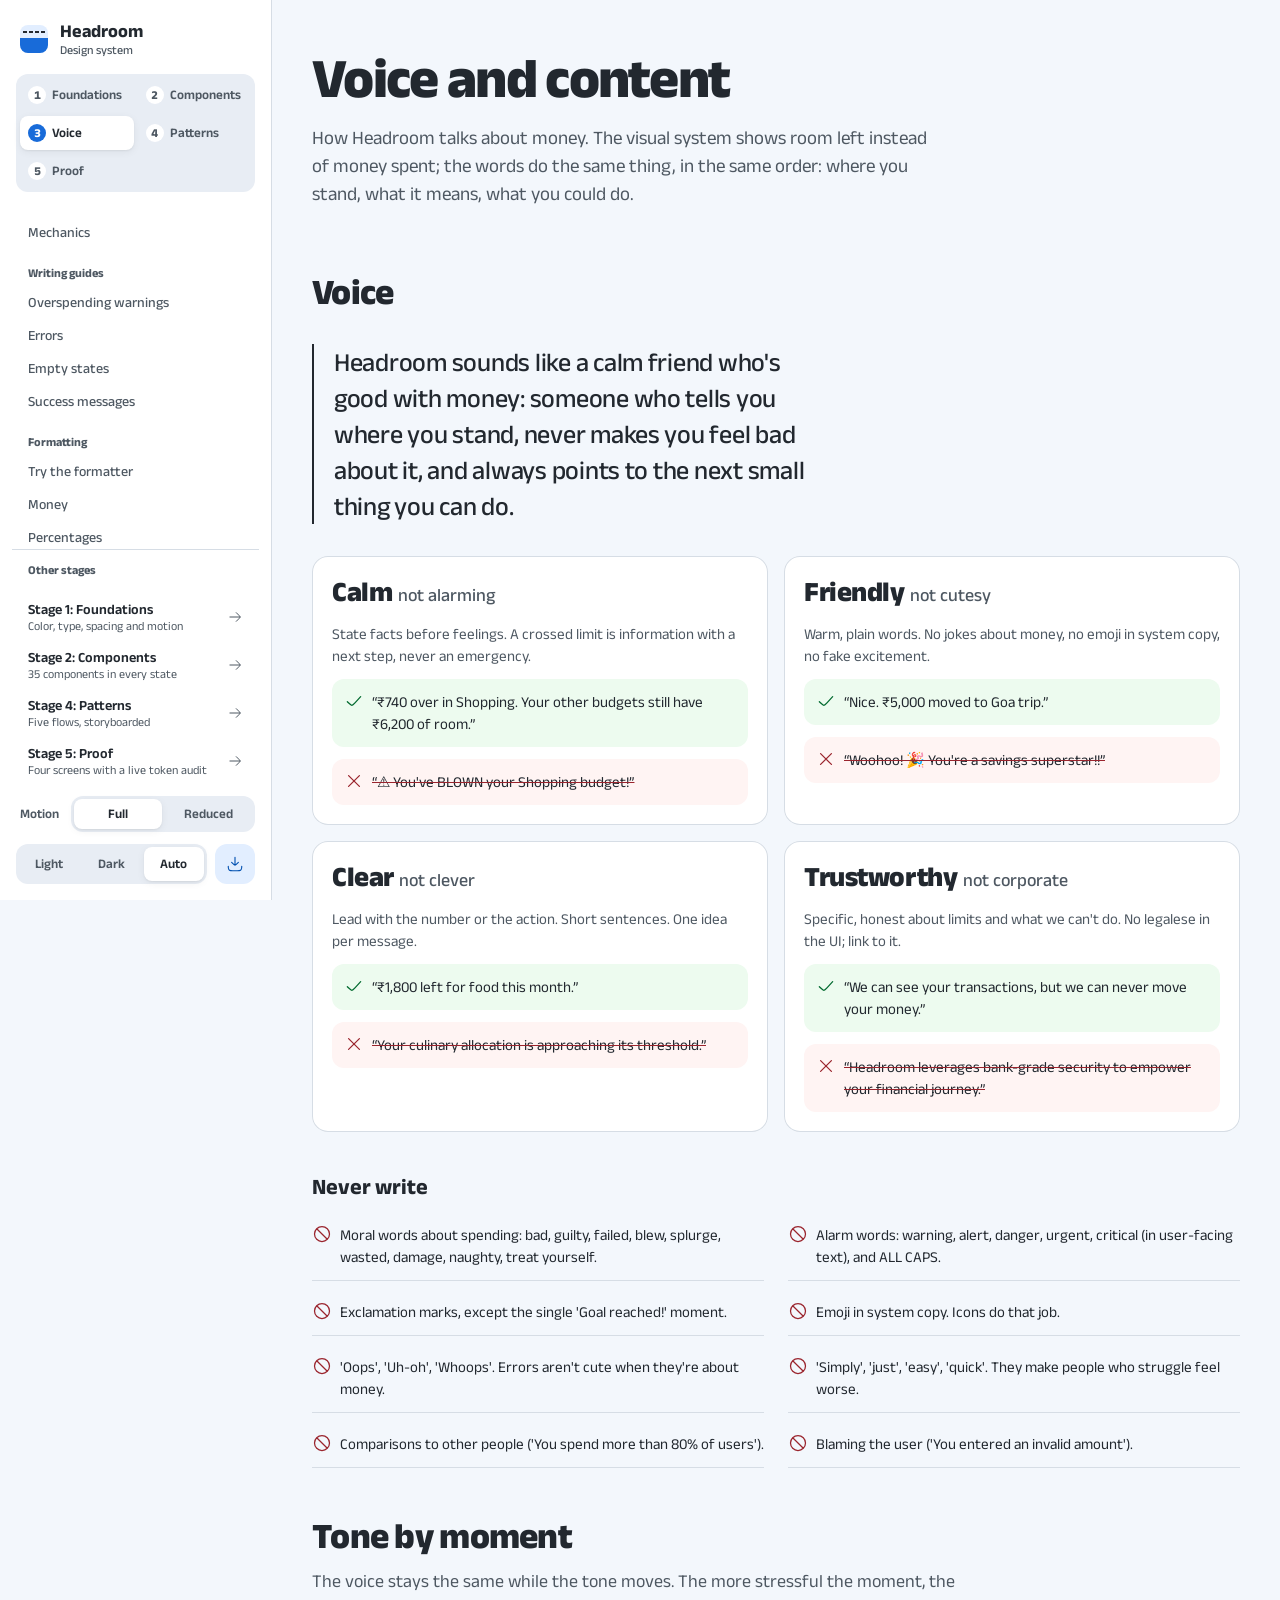
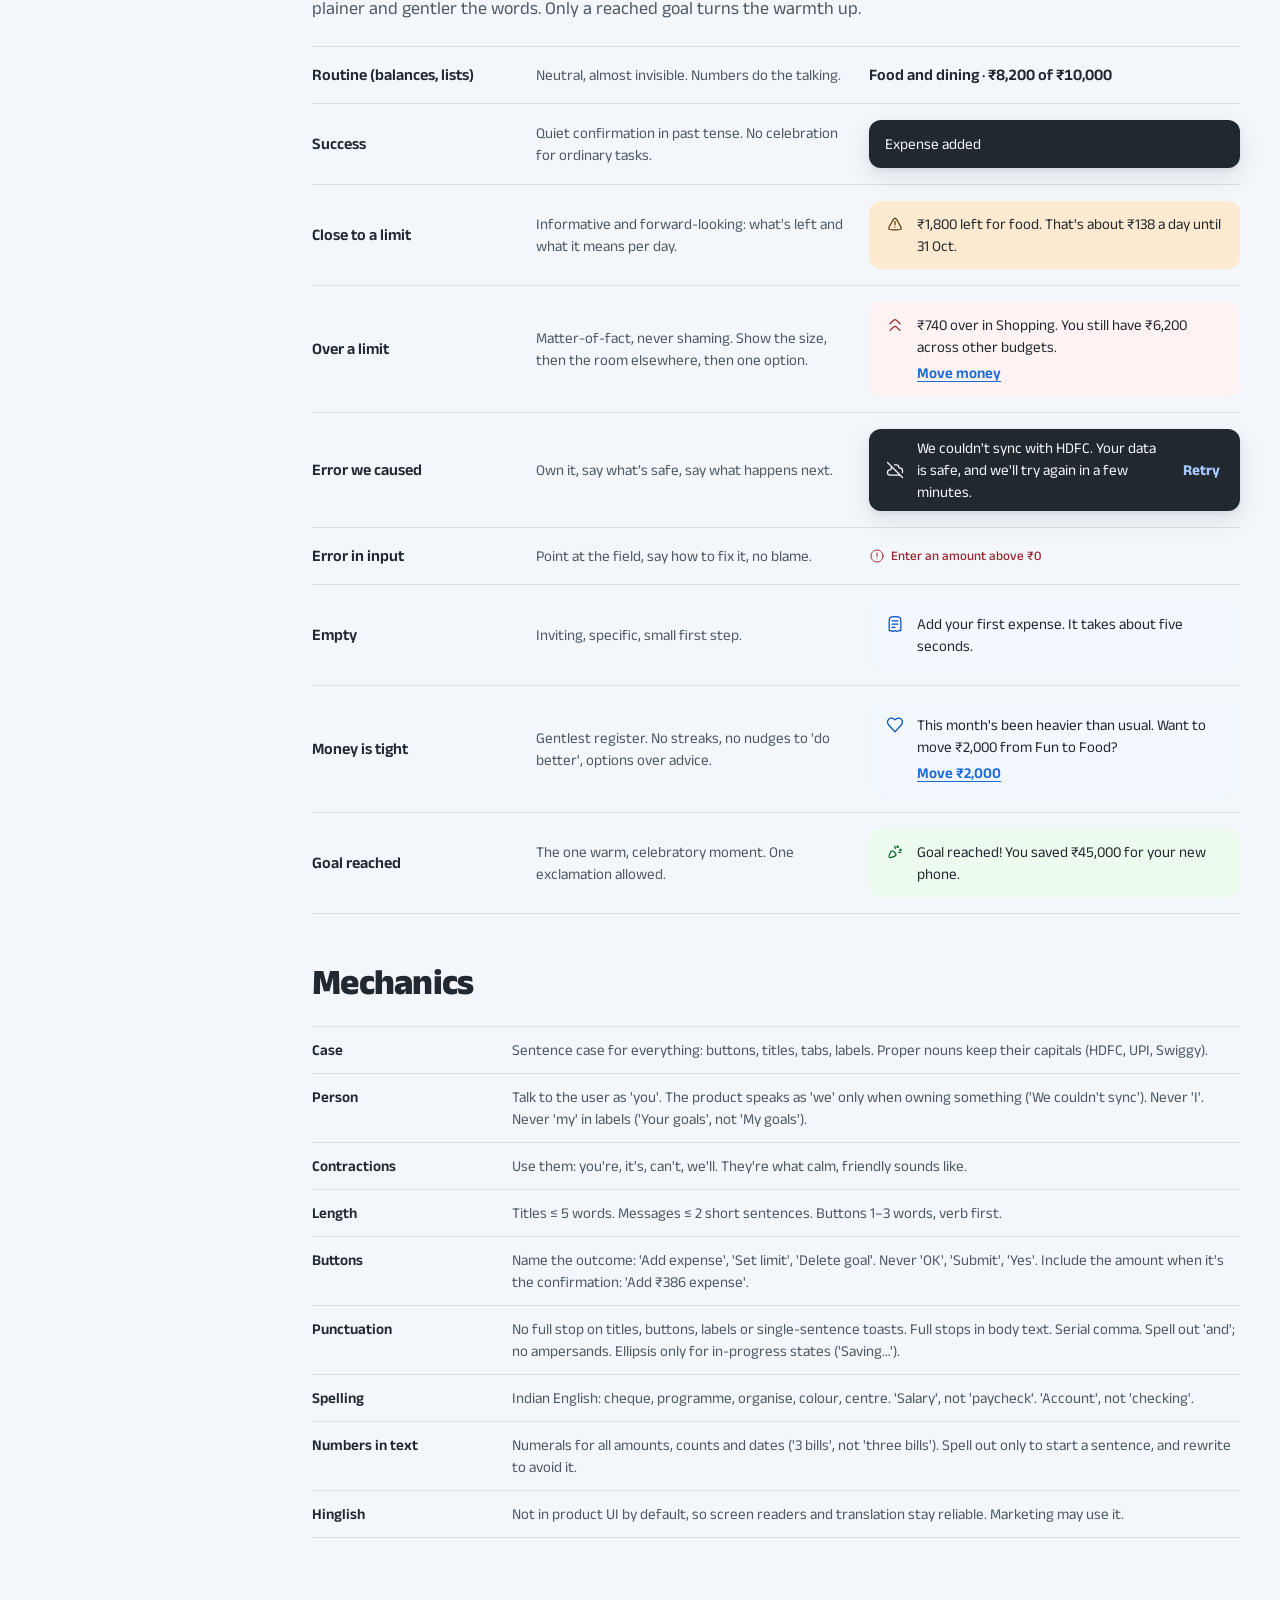
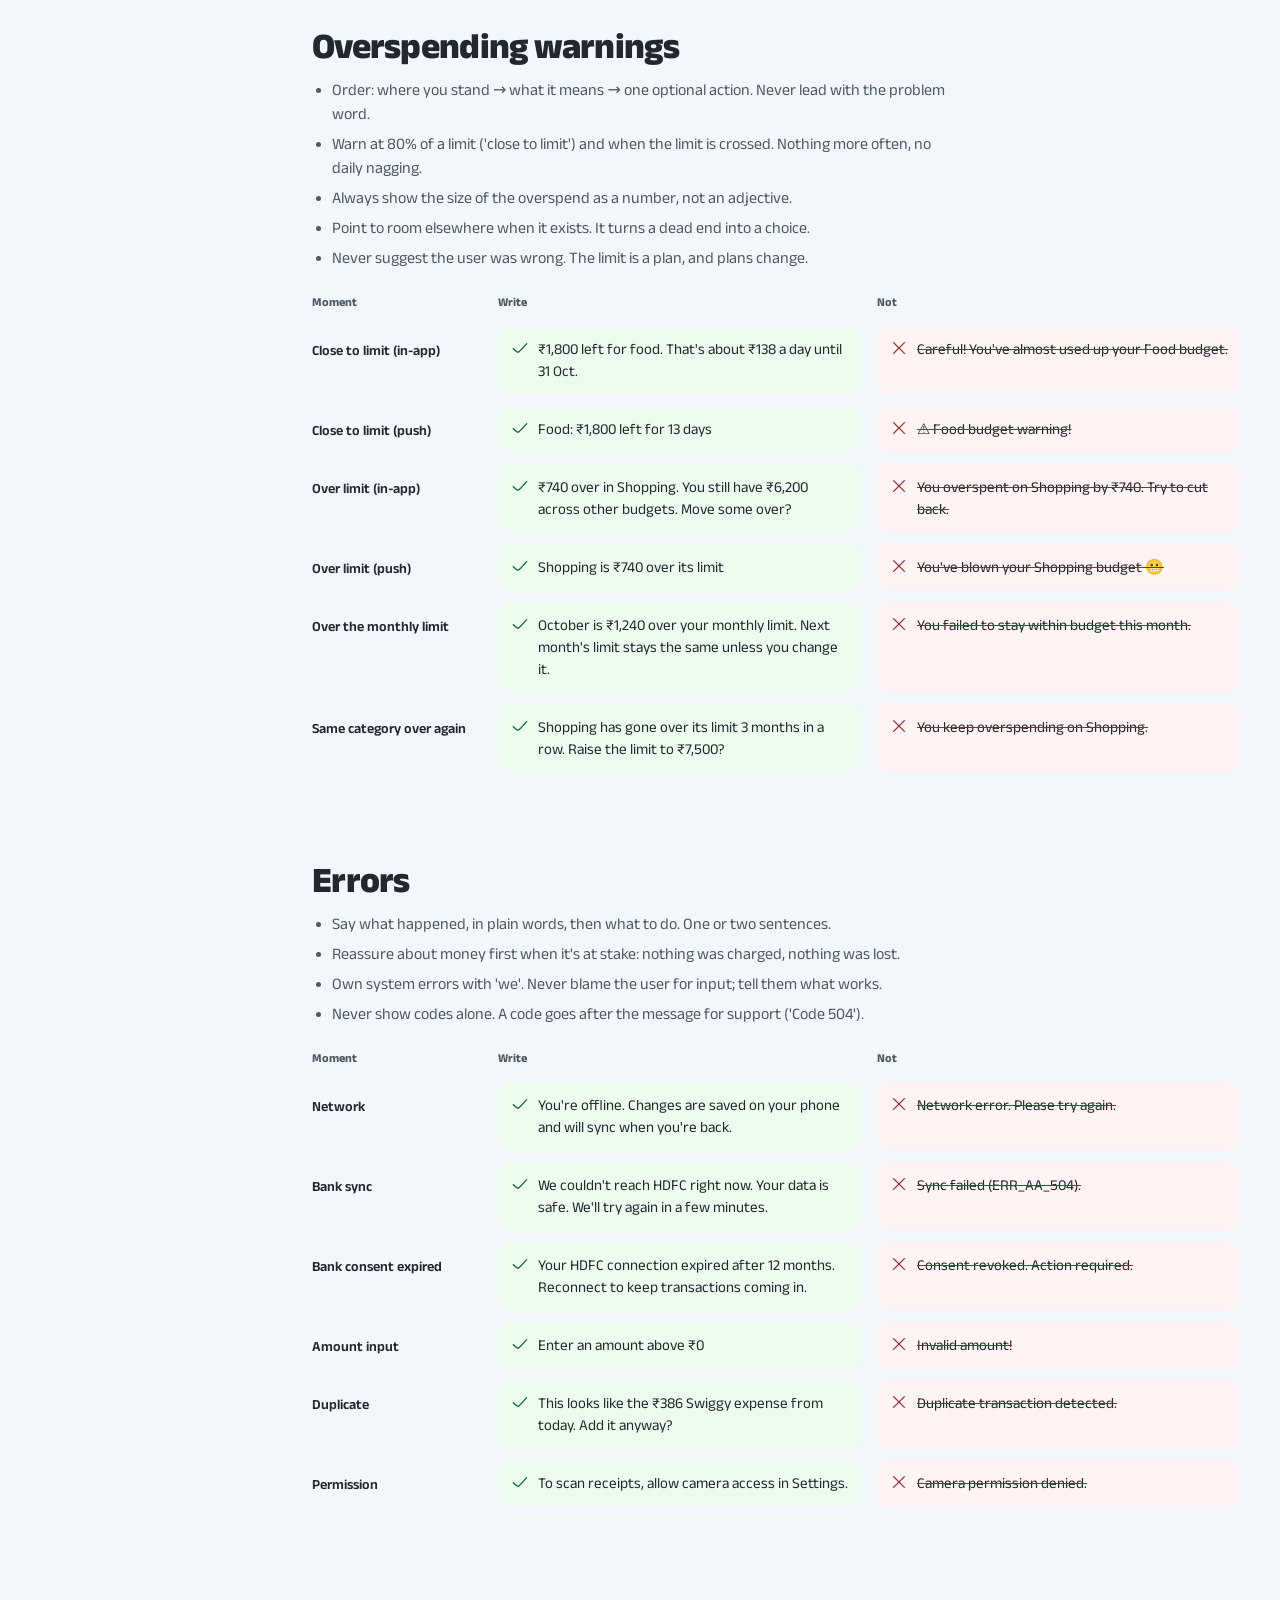
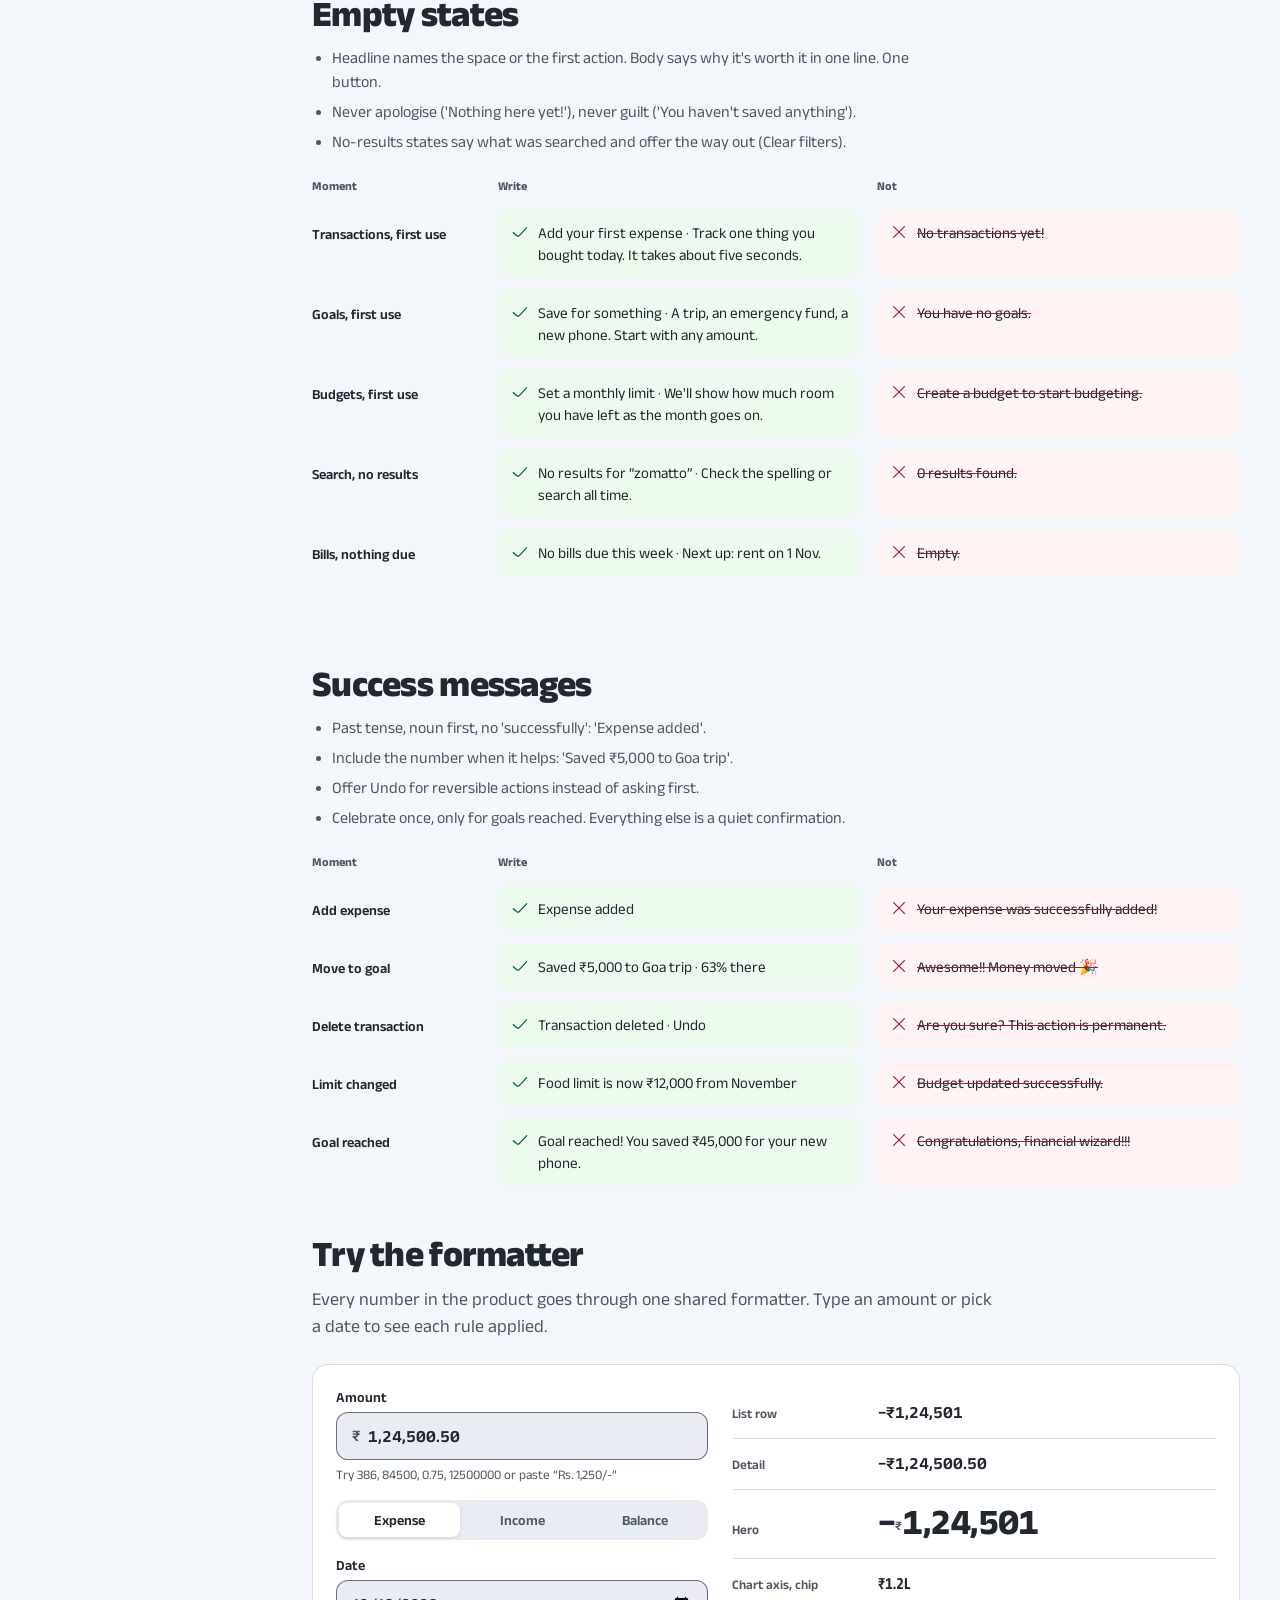
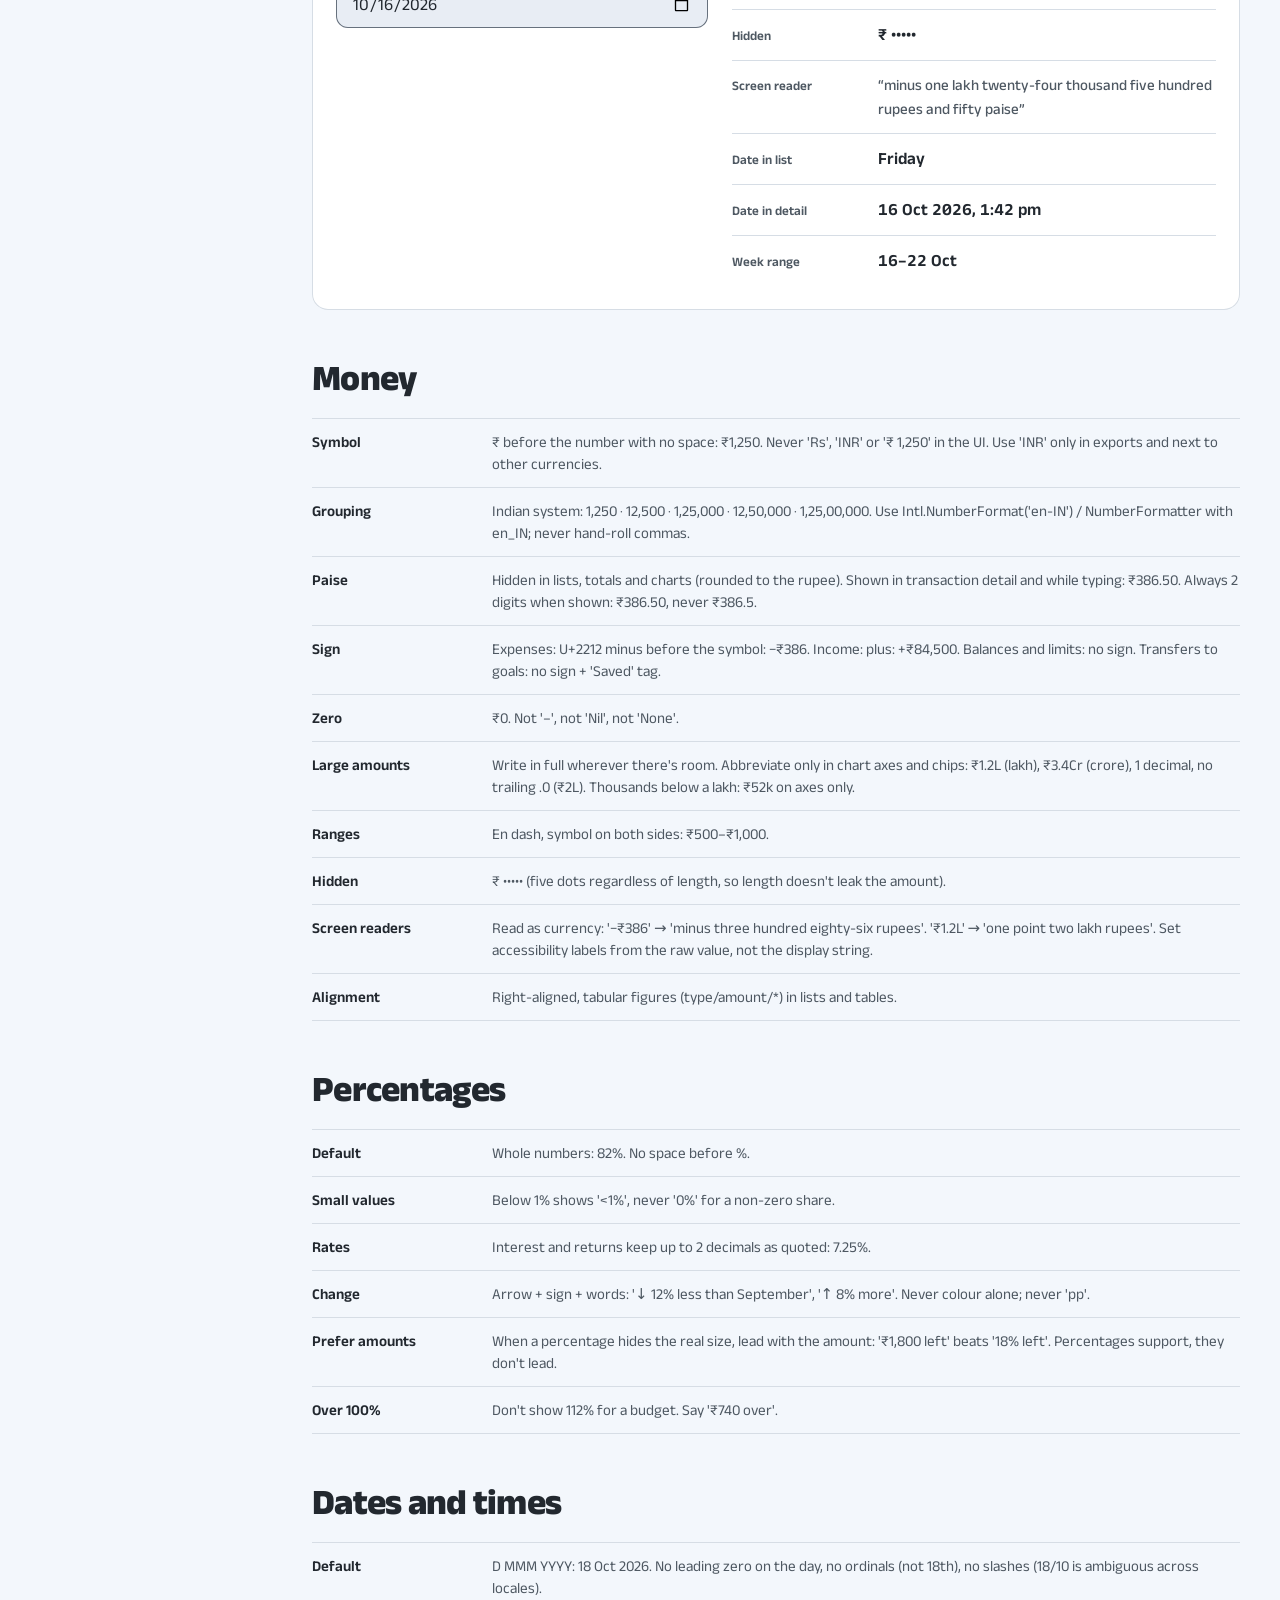
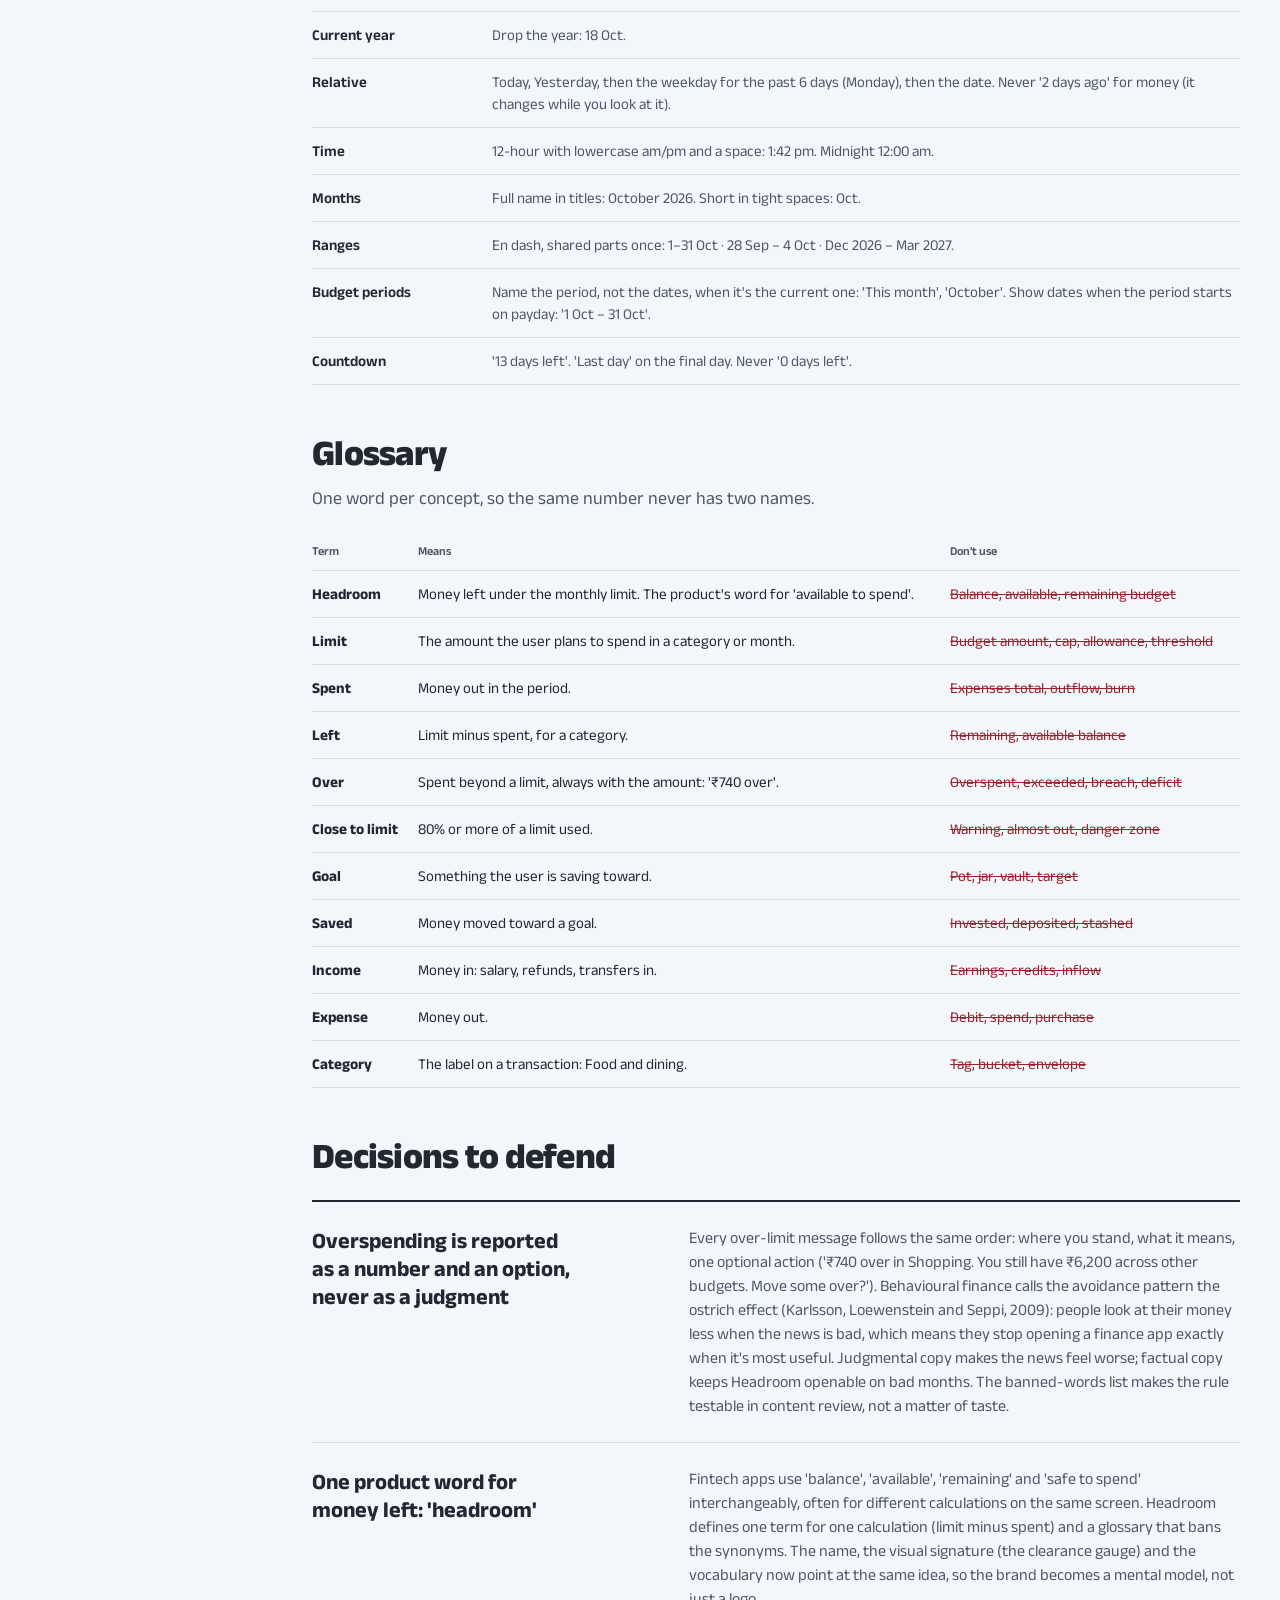
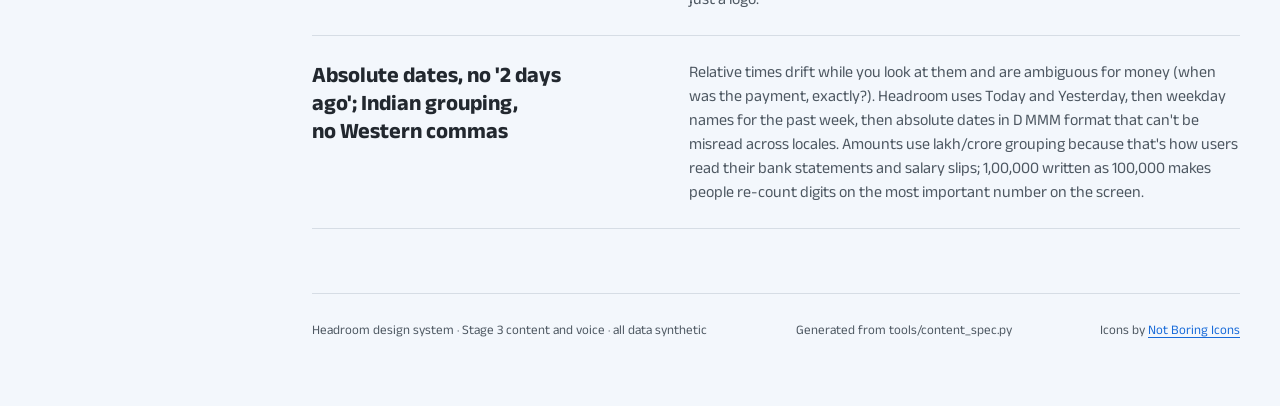
<file: site/content.html>
<!doctype html>
<html lang="en-IN">
<head>
<meta charset="utf-8">
<meta name="viewport" content="width=device-width, initial-scale=1">
<title>Headroom Voice</title>
<meta name="description" content="Stage 3 of the Headroom design system: voice, tone, writing guides and formatting rules for money, percentages and dates.">
<link rel="preconnect" href="https://fonts.googleapis.com">
<link rel="preconnect" href="https://fonts.gstatic.com" crossorigin>
<link href="https://fonts.googleapis.com/css2?family=Anek+Latin:wdth,wght@75..125,100..800&display=swap" rel="stylesheet">
<link rel="stylesheet" href="shell.css">
<link rel="stylesheet" href="nav.css">
<link rel="stylesheet" href="headroom.css">
<style>
:root{--space-0:0px;--space-50:2px;--space-100:4px;--space-150:6px;--space-200:8px;--space-300:12px;--space-400:16px;--space-500:20px;--space-600:24px;--space-800:32px;--space-1000:40px;--space-1200:48px;--space-1600:64px;--space-2000:80px;--radius-none:0px;--radius-xs:4px;--radius-sm:8px;--radius-md:12px;--radius-lg:16px;--radius-xl:24px;--radius-full:9999px;--motion-duration-instant:0ms;--motion-duration-fast:120ms;--motion-duration-base:200ms;--motion-duration-moderate:280ms;--motion-duration-slow:400ms;--motion-duration-deliberate:640ms;--motion-easing-standard:cubic-bezier(0.2, 0, 0, 1);--motion-easing-enter:cubic-bezier(0.05, 0.7, 0.1, 1);--motion-easing-exit:cubic-bezier(0.3, 0, 0.8, 0.15);--motion-easing-linear:linear;--space-inset-none:var(--space-0);--space-inset-xs:var(--space-100);--space-inset-sm:var(--space-200);--space-inset-md:var(--space-300);--space-inset-lg:var(--space-400);--space-inset-xl:var(--space-600);--space-inset-2xl:var(--space-1000);--space-squish-sm-block:var(--space-50);--space-squish-sm-inline:var(--space-200);--space-squish-md-block:var(--space-200);--space-squish-md-inline:var(--space-300);--space-squish-lg-block:var(--space-300);--space-squish-lg-inline:var(--space-400);--space-squish-xl-block:var(--space-300);--space-squish-xl-inline:var(--space-500);--space-squish-2xl-inline:var(--space-600);--space-stretch-md-block:var(--space-300);--space-stretch-md-inline:var(--space-200);--space-text-amount-to-caption:var(--space-100);--space-text-eyebrow-to-title:var(--space-100);--space-text-title-to-subtitle:var(--space-150);--space-text-label-to-field:var(--space-150);--space-text-field-to-helper:var(--space-150);--space-text-heading-to-body:var(--space-200);--space-text-list-item:var(--space-200);--space-text-paragraph:var(--space-300);--space-text-body-to-action:var(--space-400);--space-text-section-heading-below:var(--space-300);--space-text-section-heading-above:var(--space-800);--space-text-inline:var(--space-100);--space-icon-to-text-sm:var(--space-150);--space-icon-to-text-md:var(--space-200);--space-icon-to-badge:var(--space-50);--space-icon-to-icon:var(--space-200);--space-icon-control-to-label:var(--space-300);--space-icon-target-to-target:var(--space-0);--space-media-tile-to-text:var(--space-300);--space-media-thumb-to-text:var(--space-400);--space-media-image-to-caption:var(--space-200);--space-media-chart-to-legend:var(--space-400);--space-media-card-image-to-content:var(--space-400);--space-media-amount-to-visual:var(--space-400);--space-media-illustration-to-headline:var(--space-600);--space-stack-row-to-row:var(--space-0);--space-stack-control-inline:var(--space-200);--space-stack-button-group:var(--space-300);--space-stack-button-stack:var(--space-300);--space-stack-card-to-card:var(--space-300);--space-stack-field-to-field:var(--space-400);--space-stack-alert-to-content:var(--space-400);--space-stack-group-to-group:var(--space-600);--space-stack-fieldset-to-fieldset:var(--space-800);--space-layout-page-margin:16px;--space-layout-gutter:12px;--space-layout-screen-top:16px;--space-layout-content-bottom:24px;--space-layout-group:24px;--space-layout-section:32px;--color-surface-canvas:#F3F7FC;--color-surface-default:#FFFFFF;--color-surface-raised:#FFFFFF;--color-surface-sunken:#E8EDF4;--color-surface-inverse:#22282F;--color-border-subtle:#D6DDE5;--color-border-default:#67717D;--color-border-focus:#186BD9;--color-text-primary:#22282F;--color-text-secondary:#4E5862;--color-text-disabled:#A0ABB6;--color-text-inverse:#F3F7FC;--color-text-link:#186BD9;--color-action-primary:#186BD9;--color-action-primary-hover:#0251B1;--color-action-primary-pressed:#003A83;--color-action-on-primary:#FFFFFF;--color-action-secondary:#E2EEFF;--color-action-on-secondary:#0251B1;--color-action-on-inverse:#A6C9FE;--color-status-success:#01692E;--color-status-success-bg:#EDFBEF;--color-status-warning:#583602;--color-status-warning-bg:#FEE9D1;--color-status-danger:#9A242D;--color-status-danger-bg:#FFF4F3;--color-status-info:#0251B1;--color-status-info-bg:#F3F7FE;--color-finance-income:#01692E;--color-finance-expense:#22282F;--color-finance-over-budget:#9A242D;--color-finance-near-limit:#583602;--color-finance-savings:#016367;--color-finance-neutral-change:#4E5862;--color-finance-headroom:#E2EEFF;--color-finance-spent:#A6C9FE;--color-finance-clearance-line:#22282F;--color-finance-over-fill:#FB7E7D;--color-finance-near-fill:#F3BB7A;--color-finance-savings-fill:#89D7DB;--color-chart-1:#3987F8;--color-chart-2:#048085;--color-chart-3:#BE7907;--color-chart-4:#DF575A;--color-chart-5:#00873C;--color-chart-other:#818C98;--color-overlay-scrim:rgba(7,11,15,.40);--color-overlay-pressed:rgba(7,11,15,.08);--color-overlay-hover:rgba(7,11,15,.04);--elevation-0:none;--elevation-1:0 1px 2px rgba(7,11,15,.06), 0 2px 8px rgba(7,11,15,.06);--elevation-2:0 2px 4px rgba(7,11,15,.06), 0 8px 24px rgba(7,11,15,.10);--elevation-3:0 4px 8px rgba(7,11,15,.08), 0 16px 48px rgba(7,11,15,.16);color-scheme:light}@media (min-width:600px){:root{--space-layout-page-margin:24px;--space-layout-gutter:16px;--space-layout-screen-top:16px;--space-layout-content-bottom:24px;--space-layout-group:24px;--space-layout-section:40px;}}@media (min-width:840px){:root{--space-layout-page-margin:32px;--space-layout-gutter:24px;--space-layout-screen-top:24px;--space-layout-content-bottom:40px;--space-layout-group:32px;--space-layout-section:48px;}}@media (min-width:1200px){:root{--space-layout-page-margin:40px;--space-layout-gutter:24px;--space-layout-screen-top:32px;--space-layout-content-bottom:64px;--space-layout-group:32px;--space-layout-section:64px;}}@media (prefers-color-scheme:dark){:root:not([data-theme=light]){--color-surface-canvas:#070B0F;--color-surface-default:#0E141B;--color-surface-raised:#22282F;--color-surface-sunken:#070B0F;--color-surface-inverse:#F3F7FC;--color-border-subtle:#373F48;--color-border-default:#818C98;--color-border-focus:#A6C9FE;--color-text-primary:#F3F7FC;--color-text-secondary:#BFC8D2;--color-text-disabled:#67717D;--color-text-inverse:#22282F;--color-text-link:#A6C9FE;--color-action-primary:#A6C9FE;--color-action-primary-hover:#C8DEFF;--color-action-primary-pressed:#E2EEFF;--color-action-on-primary:#070B0F;--color-action-secondary:#002558;--color-action-on-secondary:#E2EEFF;--color-action-on-inverse:#0251B1;--color-status-success:#95DBA3;--color-status-success-bg:#003112;--color-status-warning:#F3BB7A;--color-status-warning-bg:#392201;--color-status-danger:#FEB0AC;--color-status-danger-bg:#4E060F;--color-status-info:#C8DEFF;--color-status-info-bg:#002558;--color-finance-income:#95DBA3;--color-finance-expense:#F3F7FC;--color-finance-over-budget:#FEB0AC;--color-finance-near-limit:#F3BB7A;--color-finance-savings:#89D7DB;--color-finance-neutral-change:#BFC8D2;--color-finance-headroom:#002558;--color-finance-spent:#0251B1;--color-finance-clearance-line:#E8EDF4;--color-finance-over-fill:#9A242D;--color-finance-near-fill:#9B6200;--color-finance-savings-fill:#016367;--color-chart-1:#71AAFE;--color-chart-2:#4FBCC2;--color-chart-3:#F3BB7A;--color-chart-4:#FB7E7D;--color-chart-5:#64C17B;--color-chart-other:#818C98;--color-overlay-scrim:rgba(7,11,15,.64);--color-overlay-pressed:rgba(255,255,255,.10);--color-overlay-hover:rgba(255,255,255,.06);--elevation-0:none;--elevation-1:none;--elevation-2:0 8px 24px rgba(0,0,0,.40);--elevation-3:0 16px 48px rgba(0,0,0,.56);color-scheme:dark}}:root[data-theme=dark]{--color-surface-canvas:#070B0F;--color-surface-default:#0E141B;--color-surface-raised:#22282F;--color-surface-sunken:#070B0F;--color-surface-inverse:#F3F7FC;--color-border-subtle:#373F48;--color-border-default:#818C98;--color-border-focus:#A6C9FE;--color-text-primary:#F3F7FC;--color-text-secondary:#BFC8D2;--color-text-disabled:#67717D;--color-text-inverse:#22282F;--color-text-link:#A6C9FE;--color-action-primary:#A6C9FE;--color-action-primary-hover:#C8DEFF;--color-action-primary-pressed:#E2EEFF;--color-action-on-primary:#070B0F;--color-action-secondary:#002558;--color-action-on-secondary:#E2EEFF;--color-action-on-inverse:#0251B1;--color-status-success:#95DBA3;--color-status-success-bg:#003112;--color-status-warning:#F3BB7A;--color-status-warning-bg:#392201;--color-status-danger:#FEB0AC;--color-status-danger-bg:#4E060F;--color-status-info:#C8DEFF;--color-status-info-bg:#002558;--color-finance-income:#95DBA3;--color-finance-expense:#F3F7FC;--color-finance-over-budget:#FEB0AC;--color-finance-near-limit:#F3BB7A;--color-finance-savings:#89D7DB;--color-finance-neutral-change:#BFC8D2;--color-finance-headroom:#002558;--color-finance-spent:#0251B1;--color-finance-clearance-line:#E8EDF4;--color-finance-over-fill:#9A242D;--color-finance-near-fill:#9B6200;--color-finance-savings-fill:#016367;--color-chart-1:#71AAFE;--color-chart-2:#4FBCC2;--color-chart-3:#F3BB7A;--color-chart-4:#FB7E7D;--color-chart-5:#64C17B;--color-chart-other:#818C98;--color-overlay-scrim:rgba(7,11,15,.64);--color-overlay-pressed:rgba(255,255,255,.10);--color-overlay-hover:rgba(255,255,255,.06);--elevation-0:none;--elevation-1:none;--elevation-2:0 8px 24px rgba(0,0,0,.40);--elevation-3:0 16px 48px rgba(0,0,0,.56);color-scheme:dark}

section{padding-top:var(--space-1200)}
section > h2{font-size:36px;line-height:40px;letter-spacing:-.02em;font-weight:800}
section > .lede{font-size:18px;line-height:27px;color:var(--color-text-secondary);max-width:68ch;margin-top:var(--space-300)}
.sub{font-size:22px;line-height:28px;font-weight:700;margin:var(--space-1000) 0 var(--space-300)}
.summary{font-size:26px;line-height:36px;font-weight:500;letter-spacing:-.01em;max-width:34ch;margin-top:var(--space-800);padding-left:var(--space-500);border-left:2px solid var(--color-text-primary)}
.pillars{display:grid;grid-template-columns:repeat(2,minmax(0,1fr));gap:var(--space-400);margin-top:var(--space-800)}
.pillar{background:var(--color-surface-default);border-radius:var(--radius-lg);box-shadow:inset 0 0 0 1px var(--color-border-subtle);padding:var(--space-500);display:flex;flex-direction:column;gap:var(--space-300)}
.pillar h3{font-size:28px;line-height:32px;font-weight:800;letter-spacing:-.015em}
.pillar h3 span{font-size:18px;font-weight:500;color:var(--color-text-secondary);letter-spacing:0}
.pillar p{color:var(--color-text-secondary);font-size:15px;line-height:22px}
.say{display:grid;grid-template-columns:20px minmax(0,1fr);gap:var(--space-200);padding:var(--space-300);border-radius:var(--radius-md);font-size:15px;line-height:22px}
.say.y{background:var(--color-status-success-bg)}.say.y svg{color:var(--color-status-success)}
.say.n{background:var(--color-status-danger-bg)}.say.n svg{color:var(--color-status-danger)}
.say.n span{text-decoration:line-through;text-decoration-color:var(--color-status-danger);text-decoration-thickness:1px}
.never{list-style:none;margin:0;padding:0;display:grid;grid-template-columns:repeat(2,minmax(0,1fr));gap:var(--space-200) var(--space-600)}
.never li{display:grid;grid-template-columns:20px minmax(0,1fr);gap:var(--space-200);padding:var(--space-300) 0;border-bottom:1px solid var(--color-border-subtle);font-size:15px;line-height:22px}
.never svg{color:var(--color-status-danger)}
.tone{display:flex;flex-direction:column;border-top:1px solid var(--color-border-subtle)}
.tone > div{display:grid;grid-template-columns:200px minmax(0,1fr) minmax(0,1.2fr);gap:var(--space-600);align-items:center;padding:var(--space-400) 0;border-bottom:1px solid var(--color-border-subtle)}
.tone b{font-weight:600}
.tone .t{color:var(--color-text-secondary);font-size:15px;line-height:22px}
.tone .hr-alert,.tone .hr-snack{width:100%}
.plain{font-size:16px;font-weight:600;font-variant-numeric:tabular-nums}
.guide{margin-top:var(--space-1000)}
.guide h3{font-size:24px;line-height:30px;font-weight:700}
.guide ul{margin:var(--space-300) 0 0;padding-left:20px;display:flex;flex-direction:column;gap:var(--space-150);max-width:72ch;color:var(--color-text-secondary)}
.ex{display:grid;grid-template-columns:170px minmax(0,1fr) minmax(0,1fr);gap:var(--space-300) var(--space-400);margin-top:var(--space-500);align-items:stretch}
.ex .h{font-size:12px;font-weight:700;color:var(--color-text-secondary)}
.ex .m{font-size:14px;font-weight:600;padding-top:var(--space-300)}
.ex .say{height:100%}
.mech{display:flex;flex-direction:column;border-top:1px solid var(--color-border-subtle)}
.mech > div{display:grid;grid-template-columns:180px minmax(0,1fr);gap:var(--space-500);padding:var(--space-300) 0;border-bottom:1px solid var(--color-border-subtle);font-size:15px;line-height:22px}
.mech b{font-weight:600}.mech span{color:var(--color-text-secondary)}
.fmt{display:grid;grid-template-columns:minmax(0,1fr) minmax(0,1.3fr);gap:var(--space-600);margin-top:var(--space-600);background:var(--color-surface-default);border-radius:var(--radius-lg);box-shadow:inset 0 0 0 1px var(--color-border-subtle);padding:var(--space-600)}
.fmt .ctl{display:flex;flex-direction:column;gap:var(--space-400)}
.out{display:flex;flex-direction:column}
.out > div{display:grid;grid-template-columns:130px minmax(0,1fr);gap:var(--space-400);padding:var(--space-300) 0;border-bottom:1px solid var(--color-border-subtle);align-items:baseline}
.out > div:last-child{border:0}
.out span:first-child{font-size:13px;font-weight:600;color:var(--color-text-secondary)}
.out .v{font-size:17px;font-weight:600;font-variant-numeric:tabular-nums lining-nums slashed-zero;overflow-wrap:anywhere}
.out .v.hero{font-size:36px;line-height:40px;font-weight:700;letter-spacing:-.02em}
.out .v.spoken{font-size:15px;font-weight:500;color:var(--color-text-secondary)}
.out .v.cmp{font-stretch:85%}
.out .v.in{color:var(--color-finance-income)}
.date-in{all:unset;box-sizing:border-box;height:48px;padding:0 var(--space-400);border-radius:var(--radius-md);background:var(--color-surface-sunken);box-shadow:inset 0 0 0 1px var(--color-border-default);font:400 17px/24px "Anek Latin",system-ui,sans-serif;color:var(--color-text-primary);width:100%}
.date-in:focus{box-shadow:inset 0 0 0 2px var(--color-border-focus)}
.rules{display:flex;flex-direction:column;border-top:1px solid var(--color-border-subtle)}
.rules > div{display:grid;grid-template-columns:160px minmax(0,1fr);gap:var(--space-500);padding:var(--space-300) 0;border-bottom:1px solid var(--color-border-subtle);font-size:15px;line-height:22px}
.rules b{font-weight:600}.rules span{color:var(--color-text-secondary)}
.gloss{width:100%;border-collapse:collapse;font-size:15px;line-height:22px}
.gloss th{text-align:left;font-size:12px;color:var(--color-text-secondary);font-weight:600;padding:var(--space-200) var(--space-400) var(--space-200) 0;border-bottom:1px solid var(--color-border-subtle)}
.gloss td{padding:var(--space-300) var(--space-400) var(--space-300) 0;border-bottom:1px solid var(--color-border-subtle);vertical-align:top}
.gloss td:first-child{font-weight:700;white-space:nowrap}
.gloss td:last-child{color:var(--color-status-danger);text-decoration:line-through;text-decoration-thickness:1px}
.dec{display:flex;flex-direction:column;border-top:2px solid var(--color-text-primary);margin-top:var(--space-600)}
.dec > div{display:grid;grid-template-columns:minmax(0,1fr) minmax(0,1.6fr);gap:var(--space-800);padding:var(--space-600) 0;border-bottom:1px solid var(--color-border-subtle)}
.dec h3{font-size:22px;line-height:28px}
.dec p{color:var(--color-text-secondary);font-size:16px;line-height:24px}
footer{margin-top:var(--space-1600);padding-top:var(--space-600);border-top:1px solid var(--color-border-subtle);font-size:13px;color:var(--color-text-secondary);display:flex;flex-wrap:wrap;justify-content:space-between;gap:var(--space-300)}
@media (max-width:1199px){main{padding:0 var(--space-800) var(--space-1600)}}
@media (max-width:839px){
  main{padding:0 var(--space-400) var(--space-1200)}
  .intro h1{font-size:40px;line-height:44px}
  .summary{font-size:21px;line-height:30px}
  .pillars,.never,.fmt,.dec > div{grid-template-columns:minmax(0,1fr)}
  .tone > div{grid-template-columns:minmax(0,1fr);gap:var(--space-200)}
  .ex{grid-template-columns:minmax(0,1fr)}
  .ex .h{display:none}
  .mech > div,.rules > div,.out > div{grid-template-columns:minmax(0,1fr);gap:var(--space-100)}
  .fmt{padding:var(--space-400)}
  .gloss td:first-child{white-space:normal}
}

</style>
</head>
<body>
<div class="shell">
<aside class="side" data-page="content.html"></aside>
<main>
<div class="wrap">
  <header class="intro">
    <h1>Voice and content</h1>
    <p>How Headroom talks about money. The visual system shows room left instead of money spent; the words do the same thing, in the same order: where you stand, what it means, what you could do.</p>
  </header>

  <section id="voice" aria-labelledby="h-voice">
    <h2 id="h-voice">Voice</h2>
    <p class="summary" id="summary"></p>
    <div class="pillars" id="pillars"></div>
    <h3 class="sub">Never write</h3>
    <ul class="never" id="never"></ul>
  </section>

  <section id="tone" aria-labelledby="h-tone">
    <h2 id="h-tone">Tone by moment</h2>
    <p class="lede">The voice stays the same while the tone moves. The more stressful the moment, the plainer and gentler the words. Only a reached goal turns the warmth up.</p>
    <div class="tone" id="tonelist" style="margin-top:var(--space-600)"></div>
  </section>

  <section id="mechanics" aria-labelledby="h-mech">
    <h2 id="h-mech">Mechanics</h2>
    <div class="mech" id="mech" style="margin-top:var(--space-600)"></div>
  </section>

  <div id="guides"></div>

  <section id="formatter" aria-labelledby="h-fmt" data-toc-group="Formatting" data-toc-label="Try the formatter">
    <h2 id="h-fmt">Try the formatter</h2>
    <p class="lede">Every number in the product goes through one shared formatter. Type an amount or pick a date to see each rule applied.</p>
    <div class="fmt">
      <div class="ctl">
        <div class="hr-field" style="width:100%"><label for="f-amt">Amount</label><div class="hr-input amount"><span class="pre" aria-hidden="true">₹</span><input id="f-amt" inputmode="decimal" value="1,24,500.50" autocomplete="off"></div><span class="help">Try 386, 84500, 0.75, 12500000 or paste “Rs. 1,250/-”</span></div>
        <div class="hr-seg" id="f-kind" style="width:100%"><button aria-pressed="true" data-k="expense">Expense</button><button aria-pressed="false" data-k="income">Income</button><button aria-pressed="false" data-k="balance">Balance</button></div>
        <div class="hr-field" style="width:100%"><label for="f-date">Date</label><input type="date" id="f-date" class="date-in"></div>
      </div>
      <div class="out" id="f-out" aria-live="polite"></div>
    </div>
  </section>

  <section id="money" aria-labelledby="h-money"><h2 id="h-money">Money</h2><div class="rules" id="r-money" style="margin-top:var(--space-500)"></div></section>
  <section id="percent" aria-labelledby="h-pct"><h2 id="h-pct">Percentages</h2><div class="rules" id="r-pct" style="margin-top:var(--space-500)"></div></section>
  <section id="dates" aria-labelledby="h-dates"><h2 id="h-dates">Dates and times</h2><div class="rules" id="r-date" style="margin-top:var(--space-500)"></div></section>
  <section id="glossary" aria-labelledby="h-glos"><h2 id="h-glos">Glossary</h2><p class="lede">One word per concept, so the same number never has two names.</p>
    <div class="scroll" style="margin-top:var(--space-500)"><table class="gloss"><thead><tr><th>Term</th><th>Means</th><th>Don't use</th></tr></thead><tbody id="gloss"></tbody></table></div></section>

  <section id="decisions" aria-labelledby="h-dec" data-toc-group="Review"><h2 id="h-dec">Decisions to defend</h2><div class="dec" id="dec"></div></section>
  <footer><span>Headroom design system · Stage 3 content and voice · all data synthetic</span><span>Generated from tools/content_spec.py</span><span>Icons by <a href="https://www.notboringicons.com" target="_blank" rel="noopener">Not Boring Icons</a></span></footer>
</div>
</main>
</div>

<script src="icons.js"></script>
<script>
const T = {"$description": "Headroom design tokens, Stage 1. Paths map 1:1 to Figma variables.", "fontFamily": [{"path": "font/family/brand", "ios": "Anek Latin", "android": "Anek Latin", "web": "Anek Latin", "usage": "Display, titles and every amount. The brand lives in the numbers."}, {"path": "font/family/ui", "ios": "SF Pro", "android": "Roboto", "web": "Anek Latin", "usage": "Body, labels and controls. Native on phones (Dynamic Type, native feel); brand face on web."}], "fontAudit": [{"name": "Anek Latin", "rupee": true, "tnum": true, "zero": true, "punct": true, "verdict": "Chosen. Passes all four tests"}, {"name": "Schibsted Grotesk", "rupee": true, "tnum": true, "zero": true, "punct": false, "verdict": "First pick, rejected while building: tabular , and . widen to figure width (543 → 1300 units)"}, {"name": "Figtree", "rupee": true, "tnum": true, "zero": false, "punct": true, "verdict": "No slashed zero; soft geometric numerals"}, {"name": "Geist", "rupee": true, "tnum": true, "zero": false, "punct": true, "verdict": "No slashed zero; developer-tool association"}, {"name": "Manrope", "rupee": true, "tnum": true, "zero": false, "punct": true, "verdict": "No slashed zero; the current Indian-fintech default"}, {"name": "Bricolage Grotesque", "rupee": true, "tnum": true, "zero": false, "punct": true, "verdict": "No slashed zero; quirky shapes fight calm"}, {"name": "Public Sans", "rupee": true, "tnum": true, "zero": false, "punct": false, "verdict": "No slashed zero; tabular punctuation widens"}, {"name": "Mukta", "rupee": true, "tnum": true, "zero": false, "punct": true, "verdict": "No slashed zero; static weights only"}, {"name": "Albert Sans", "rupee": true, "tnum": false, "zero": false, "punct": null, "verdict": "No tabular figures"}, {"name": "Lexend", "rupee": true, "tnum": false, "zero": true, "punct": null, "verdict": "No tabular figures"}, {"name": "Wix Madefor Text", "rupee": true, "tnum": false, "zero": false, "punct": null, "verdict": "No tabular figures"}, {"name": "Onest", "rupee": false, "tnum": true, "zero": false, "punct": null, "verdict": "No ₹ glyph"}, {"name": "Hanken Grotesk", "rupee": false, "tnum": false, "zero": false, "punct": null, "verdict": "No ₹ glyph, no tabular figures"}, {"name": "Rethink Sans", "rupee": false, "tnum": false, "zero": false, "punct": null, "verdict": "No ₹ glyph, no tabular figures"}, {"name": "Golos Text", "rupee": false, "tnum": true, "zero": false, "punct": null, "verdict": "No ₹ glyph"}, {"name": "Red Hat Text", "rupee": false, "tnum": true, "zero": true, "punct": null, "verdict": "No ₹ glyph"}, {"name": "Gantari", "rupee": false, "tnum": false, "zero": false, "punct": null, "verdict": "No ₹ glyph, no tabular figures"}, {"name": "Sora", "rupee": false, "tnum": true, "zero": false, "punct": null, "verdict": "No ₹ glyph"}, {"name": "Urbanist", "rupee": false, "tnum": false, "zero": false, "punct": null, "verdict": "No ₹ glyph, no tabular figures"}, {"name": "Instrument Sans", "rupee": false, "tnum": true, "zero": false, "punct": null, "verdict": "No ₹ glyph"}], "elevation": [{"path": "elevation/0", "light": "none", "dark": "none", "usage": "Flat: list rows, screen content."}, {"path": "elevation/1", "light": "0 1px 2px rgba(7,11,15,.06), 0 2px 8px rgba(7,11,15,.06)", "dark": "none (surface/raised + border/subtle)", "usage": "Cards, balance card, goal cards."}, {"path": "elevation/2", "light": "0 2px 4px rgba(7,11,15,.06), 0 8px 24px rgba(7,11,15,.10)", "dark": "0 8px 24px rgba(0,0,0,.40)", "usage": "Sticky bars on scroll, dropdowns, FAB, tooltips."}, {"path": "elevation/3", "light": "0 4px 8px rgba(7,11,15,.08), 0 16px 48px rgba(7,11,15,.16)", "dark": "0 16px 48px rgba(0,0,0,.56)", "usage": "Bottom sheets, modals (always with color/overlay/scrim)."}], "overlay": [{"path": "color/overlay/scrim", "light": "rgba(7,11,15,.40)", "dark": "rgba(7,11,15,.64)", "usage": "Behind sheets and modals."}, {"path": "color/overlay/pressed", "light": "rgba(7,11,15,.08)", "dark": "rgba(255,255,255,.10)", "usage": "Pressed wash on rows and ghost buttons."}, {"path": "color/overlay/hover", "light": "rgba(7,11,15,.04)", "dark": "rgba(255,255,255,.06)", "usage": "Hover wash (web only)."}], "border": [{"path": "border/width/hairline", "value": "1px", "usage": "Dividers, card outlines in dark mode, input rest state."}, {"path": "border/width/strong", "value": "2px", "usage": "Focus ring, selected chip or radio, error input."}, {"path": "border/width/clearance", "value": "2px", "usage": "Signature clearance line."}, {"path": "border/dash/clearance", "value": "6 4", "usage": "Dash pattern of the clearance line (6px dash, 4px gap)."}], "breakpoints": [{"path": "breakpoint/compact", "range": "0–599", "columns": 4, "margin": 16, "gutter": 12, "usage": "Phones. Bottom nav bar, single column."}, {"path": "breakpoint/medium", "range": "600–839", "columns": 8, "margin": 24, "gutter": 16, "usage": "Large phones landscape, small tablets. Bottom nav, two-column cards."}, {"path": "breakpoint/expanded", "range": "840–1199", "columns": 12, "margin": 32, "gutter": 24, "usage": "Tablets, small laptops. Navigation rail, list and detail side by side."}, {"path": "breakpoint/large", "range": "1200+", "columns": 12, "margin": 40, "gutter": 24, "usage": "Web dashboard. Side navigation, content max width 1200."}], "icon": [{"path": "icon/size/xs", "size": 16, "stroke": 1.5, "usage": "Inline with body-sm and caption; badge glyphs."}, {"path": "icon/size/sm", "size": 20, "stroke": 1.5, "usage": "Inside category tiles, chips, inputs."}, {"path": "icon/size/md", "size": 24, "stroke": 1.75, "usage": "Default: nav bar, app bar actions, list leading icons."}, {"path": "icon/size/lg", "size": 32, "stroke": 2, "usage": "Empty states and onboarding (inside a 64 tile)."}], "motionDuration": [{"path": "motion/duration/instant", "value": 0, "usage": "Reduced-motion replacement for anything spatial."}, {"path": "motion/duration/fast", "value": 120, "usage": "Press feedback, toggles, checkbox ticks, color changes."}, {"path": "motion/duration/base", "value": 200, "usage": "Hover, tab indicator, chip selection, small reveals."}, {"path": "motion/duration/moderate", "value": 280, "usage": "Bottom sheet and modal enter, page push."}, {"path": "motion/duration/slow", "value": 400, "usage": "Gauge and progress fills, chart draw on first view."}, {"path": "motion/duration/deliberate", "value": 640, "usage": "Goal reached. The only celebration, once per goal."}], "motionEasing": [{"path": "motion/easing/standard", "value": "cubic-bezier(0.2, 0, 0, 1)", "usage": "Most movement within the screen."}, {"path": "motion/easing/enter", "value": "cubic-bezier(0.05, 0.7, 0.1, 1)", "usage": "Things arriving: sheets, toasts, fills."}, {"path": "motion/easing/exit", "value": "cubic-bezier(0.3, 0, 0.8, 0.15)", "usage": "Things leaving: dismissals. Exits run at about 70% of enter duration."}, {"path": "motion/easing/linear", "value": "linear", "usage": "Indeterminate loaders and skeleton shimmer only."}], "primitives": {"blue": {"50": "#F3F7FE", "100": "#E2EEFF", "200": "#C8DEFF", "300": "#A6C9FE", "400": "#71AAFE", "500": "#3987F8", "600": "#186BD9", "700": "#0251B1", "800": "#003A83", "900": "#002558"}, "neutral": {"0": "#FFFFFF", "50": "#F3F7FC", "100": "#E8EDF4", "200": "#D6DDE5", "300": "#BFC8D2", "400": "#A0ABB6", "500": "#818C98", "600": "#67717D", "700": "#4E5862", "800": "#373F48", "900": "#22282F", "950": "#0E141B", "1000": "#070B0F"}, "yellow": {"50": "#FFF5EB", "100": "#FEE9D1", "200": "#FBD5AB", "300": "#F3BB7A", "400": "#DF993C", "500": "#BE7907", "600": "#9B6200", "700": "#784B03", "800": "#583602", "900": "#392201"}, "red": {"50": "#FFF4F3", "100": "#FEE6E5", "200": "#FFCFCC", "300": "#FEB0AC", "400": "#FB7E7D", "500": "#DF575A", "600": "#BF3940", "700": "#9A242D", "800": "#74141D", "900": "#4E060F"}, "green": {"50": "#EDFBEF", "100": "#DBF5DF", "200": "#BDEAC5", "300": "#95DBA3", "400": "#64C17B", "500": "#34A357", "600": "#00873C", "700": "#01692E", "800": "#014C1F", "900": "#003112"}, "teal": {"50": "#ECFAFB", "100": "#D8F3F4", "200": "#B6E7EA", "300": "#89D7DB", "400": "#4FBCC2", "500": "#0E9EA4", "600": "#048085", "700": "#016367", "800": "#01484B", "900": "#012E30"}}, "rampRoles": {"blue": "Brand. Clearance blue: actions, focus, the today marker, headroom fill.", "neutral": "Greys and blacks with a faint blue cast, for text, surfaces and borders.", "yellow": "Saffron yellow. Warnings and near-limit only.", "red": "Over-limit, errors and destructive actions.", "green": "Income and success.", "teal": "Savings and goals."}, "rampFamily": {"blue": "Blue", "neutral": "Neutral", "yellow": "Yellow", "red": "Red", "green": "Green", "teal": "Teal"}, "primitiveNames": {"blue": {"50": "Blue Faint", "100": "Blue Pale", "200": "Blue Light", "300": "Blue Soft", "400": "Blue Medium", "500": "Blue True", "600": "Blue Strong", "700": "Blue Deep", "800": "Blue Dark", "900": "Blue Darkest"}, "neutral": {"0": "Neutral White", "50": "Neutral Off-White", "100": "Neutral Mist", "200": "Neutral Light Grey", "300": "Neutral Silver", "400": "Neutral Mid Grey", "500": "Neutral Grey", "600": "Neutral Dark Grey", "700": "Neutral Graphite", "800": "Neutral Charcoal", "900": "Neutral Light Black", "950": "Neutral Black", "1000": "Neutral Deep Black"}, "yellow": {"50": "Yellow Faint", "100": "Yellow Pale", "200": "Yellow Light", "300": "Yellow Soft", "400": "Yellow Medium", "500": "Yellow True", "600": "Yellow Strong", "700": "Yellow Deep", "800": "Yellow Dark", "900": "Yellow Darkest"}, "red": {"50": "Red Faint", "100": "Red Pale", "200": "Red Light", "300": "Red Soft", "400": "Red Medium", "500": "Red True", "600": "Red Strong", "700": "Red Deep", "800": "Red Dark", "900": "Red Darkest"}, "green": {"50": "Green Faint", "100": "Green Pale", "200": "Green Light", "300": "Green Soft", "400": "Green Medium", "500": "Green True", "600": "Green Strong", "700": "Green Deep", "800": "Green Dark", "900": "Green Darkest"}, "teal": {"50": "Teal Faint", "100": "Teal Pale", "200": "Teal Light", "300": "Teal Soft", "400": "Teal Medium", "500": "Teal True", "600": "Teal Strong", "700": "Teal Deep", "800": "Teal Dark", "900": "Teal Darkest"}}, "semantic": {"color/surface/canvas": {"light": "#F3F7FC", "dark": "#070B0F", "lightRef": "neutral/50", "darkRef": "neutral/1000", "lightName": "Neutral Off-White", "darkName": "Neutral Deep Black", "usage": "App background behind everything; the open sky."}, "color/surface/default": {"light": "#FFFFFF", "dark": "#0E141B", "lightRef": "neutral/0", "darkRef": "neutral/950", "lightName": "Neutral White", "darkName": "Neutral Black", "usage": "Default surface for lists, screens and sheets."}, "color/surface/raised": {"light": "#FFFFFF", "dark": "#22282F", "lightRef": "neutral/0", "darkRef": "neutral/900", "lightName": "Neutral White", "darkName": "Neutral Light Black", "usage": "Cards, popovers and sheets lifted above default. In dark mode, raised is lighter (tonal elevation)."}, "color/surface/sunken": {"light": "#E8EDF4", "dark": "#070B0F", "lightRef": "neutral/100", "darkRef": "neutral/1000", "lightName": "Neutral Mist", "darkName": "Neutral Deep Black", "usage": "Inputs, wells and segmented-control tracks."}, "color/surface/inverse": {"light": "#22282F", "dark": "#F3F7FC", "lightRef": "neutral/900", "darkRef": "neutral/50", "lightName": "Neutral Light Black", "darkName": "Neutral Off-White", "usage": "Snackbars and tooltips."}, "color/border/subtle": {"light": "#D6DDE5", "dark": "#373F48", "lightRef": "neutral/200", "darkRef": "neutral/800", "lightName": "Neutral Light Grey", "darkName": "Neutral Charcoal", "usage": "Dividers between list rows. Decorative; no contrast requirement."}, "color/border/default": {"light": "#67717D", "dark": "#818C98", "lightRef": "neutral/600", "darkRef": "neutral/500", "lightName": "Neutral Dark Grey", "darkName": "Neutral Grey", "usage": "Input outlines, checkbox and radio rings. Must reach 3:1 (UI component)."}, "color/border/focus": {"light": "#186BD9", "dark": "#A6C9FE", "lightRef": "blue/600", "darkRef": "blue/300", "lightName": "Blue Strong", "darkName": "Blue Soft", "usage": "2px focus ring on every interactive element."}, "color/text/primary": {"light": "#22282F", "dark": "#F3F7FC", "lightRef": "neutral/900", "darkRef": "neutral/50", "lightName": "Neutral Light Black", "darkName": "Neutral Off-White", "usage": "Headings, body, amounts."}, "color/text/secondary": {"light": "#4E5862", "dark": "#BFC8D2", "lightRef": "neutral/700", "darkRef": "neutral/300", "lightName": "Neutral Graphite", "darkName": "Neutral Silver", "usage": "Supporting text, dates, metadata."}, "color/text/disabled": {"light": "#A0ABB6", "dark": "#67717D", "lightRef": "neutral/400", "darkRef": "neutral/600", "lightName": "Neutral Mid Grey", "darkName": "Neutral Dark Grey", "usage": "Disabled labels. Exempt from WCAG contrast; never the only signal of state."}, "color/text/inverse": {"light": "#F3F7FC", "dark": "#22282F", "lightRef": "neutral/50", "darkRef": "neutral/900", "lightName": "Neutral Off-White", "darkName": "Neutral Light Black", "usage": "Text on surface/inverse."}, "color/text/link": {"light": "#186BD9", "dark": "#A6C9FE", "lightRef": "blue/600", "darkRef": "blue/300", "lightName": "Blue Strong", "darkName": "Blue Soft", "usage": "Inline links; always underlined."}, "color/action/primary": {"light": "#186BD9", "dark": "#A6C9FE", "lightRef": "blue/600", "darkRef": "blue/300", "lightName": "Blue Strong", "darkName": "Blue Soft", "usage": "Primary button fill, selected tab, active nav item."}, "color/action/primary-hover": {"light": "#0251B1", "dark": "#C8DEFF", "lightRef": "blue/700", "darkRef": "blue/200", "lightName": "Blue Deep", "darkName": "Blue Light", "usage": "Hover (web) on primary fills."}, "color/action/primary-pressed": {"light": "#003A83", "dark": "#E2EEFF", "lightRef": "blue/800", "darkRef": "blue/100", "lightName": "Blue Dark", "darkName": "Blue Pale", "usage": "Pressed state on primary fills."}, "color/action/on-primary": {"light": "#FFFFFF", "dark": "#070B0F", "lightRef": "neutral/0", "darkRef": "neutral/1000", "lightName": "Neutral White", "darkName": "Neutral Deep Black", "usage": "Text and icons on action/primary."}, "color/action/secondary": {"light": "#E2EEFF", "dark": "#002558", "lightRef": "blue/100", "darkRef": "blue/900", "lightName": "Blue Pale", "darkName": "Blue Darkest", "usage": "Tonal button fill and selected chip background. One step darker than the canvas so its edge is visible."}, "color/action/on-secondary": {"light": "#0251B1", "dark": "#E2EEFF", "lightRef": "blue/700", "darkRef": "blue/100", "lightName": "Blue Deep", "darkName": "Blue Pale", "usage": "Text on action/secondary."}, "color/action/on-inverse": {"light": "#A6C9FE", "dark": "#0251B1", "lightRef": "blue/300", "darkRef": "blue/700", "lightName": "Blue Soft", "darkName": "Blue Deep", "usage": "Action text on surface/inverse: the Undo in a snackbar."}, "color/status/success": {"light": "#01692E", "dark": "#95DBA3", "lightRef": "green/700", "darkRef": "green/300", "lightName": "Green Deep", "darkName": "Green Soft", "usage": "Success text and icons."}, "color/status/success-bg": {"light": "#EDFBEF", "dark": "#003112", "lightRef": "green/50", "darkRef": "green/900", "lightName": "Green Faint", "darkName": "Green Darkest", "usage": "Success alert and badge background."}, "color/status/warning": {"light": "#583602", "dark": "#F3BB7A", "lightRef": "yellow/800", "darkRef": "yellow/300", "lightName": "Yellow Dark", "darkName": "Yellow Soft", "usage": "Warning text and icons."}, "color/status/warning-bg": {"light": "#FEE9D1", "dark": "#392201", "lightRef": "yellow/100", "darkRef": "yellow/900", "lightName": "Yellow Pale", "darkName": "Yellow Darkest", "usage": "Warning alert and badge background."}, "color/status/danger": {"light": "#9A242D", "dark": "#FEB0AC", "lightRef": "red/700", "darkRef": "red/300", "lightName": "Red Deep", "darkName": "Red Soft", "usage": "Error text, destructive actions."}, "color/status/danger-bg": {"light": "#FFF4F3", "dark": "#4E060F", "lightRef": "red/50", "darkRef": "red/900", "lightName": "Red Faint", "darkName": "Red Darkest", "usage": "Error alert background."}, "color/status/info": {"light": "#0251B1", "dark": "#C8DEFF", "lightRef": "blue/700", "darkRef": "blue/200", "lightName": "Blue Deep", "darkName": "Blue Light", "usage": "Informational text and icons."}, "color/status/info-bg": {"light": "#F3F7FE", "dark": "#002558", "lightRef": "blue/50", "darkRef": "blue/900", "lightName": "Blue Faint", "darkName": "Blue Darkest", "usage": "Informational alert background."}, "color/finance/income": {"light": "#01692E", "dark": "#95DBA3", "lightRef": "green/700", "darkRef": "green/300", "lightName": "Green Deep", "darkName": "Green Soft", "usage": "Money in. Always paired with a + sign."}, "color/finance/expense": {"light": "#22282F", "dark": "#F3F7FC", "lightRef": "neutral/900", "darkRef": "neutral/50", "lightName": "Neutral Light Black", "darkName": "Neutral Off-White", "usage": "Money out. Neutral ink, never red, with a − sign. Spending is normal, not a failure."}, "color/finance/over-budget": {"light": "#9A242D", "dark": "#FEB0AC", "lightRef": "red/700", "darkRef": "red/300", "lightName": "Red Deep", "darkName": "Red Soft", "usage": "Amount past a limit. Paired with a ▲ icon and the word 'over'."}, "color/finance/near-limit": {"light": "#583602", "dark": "#F3BB7A", "lightRef": "yellow/800", "darkRef": "yellow/300", "lightName": "Yellow Dark", "darkName": "Yellow Soft", "usage": "At 80% of a limit or more. Paired with an icon and 'close to limit'."}, "color/finance/savings": {"light": "#016367", "dark": "#89D7DB", "lightRef": "teal/700", "darkRef": "teal/300", "lightName": "Teal Deep", "darkName": "Teal Soft", "usage": "Money set aside for goals."}, "color/finance/neutral-change": {"light": "#4E5862", "dark": "#BFC8D2", "lightRef": "neutral/700", "darkRef": "neutral/300", "lightName": "Neutral Graphite", "darkName": "Neutral Silver", "usage": "No change month on month. Paired with '±0' or 'same as last month'."}, "color/finance/headroom": {"light": "#E2EEFF", "dark": "#002558", "lightRef": "blue/100", "darkRef": "blue/900", "lightName": "Blue Pale", "darkName": "Blue Darkest", "usage": "Signature: the open space left under a limit."}, "color/finance/spent": {"light": "#A6C9FE", "dark": "#0251B1", "lightRef": "blue/300", "darkRef": "blue/700", "lightName": "Blue Soft", "darkName": "Blue Deep", "usage": "Signature: the filled base of a clearance gauge."}, "color/finance/clearance-line": {"light": "#22282F", "dark": "#E8EDF4", "lightRef": "neutral/900", "darkRef": "neutral/100", "lightName": "Neutral Light Black", "darkName": "Neutral Mist", "usage": "Signature: the 2px dashed limit line."}, "color/finance/over-fill": {"light": "#FB7E7D", "dark": "#9A242D", "lightRef": "red/400", "darkRef": "red/700", "lightName": "Red Medium", "darkName": "Red Deep", "usage": "Gauge fill past the clearance line."}, "color/finance/near-fill": {"light": "#F3BB7A", "dark": "#9B6200", "lightRef": "yellow/300", "darkRef": "yellow/600", "lightName": "Yellow Soft", "darkName": "Yellow Strong", "usage": "Gauge fill at 80% of a limit or more."}, "color/finance/savings-fill": {"light": "#89D7DB", "dark": "#016367", "lightRef": "teal/300", "darkRef": "teal/700", "lightName": "Teal Soft", "darkName": "Teal Deep", "usage": "Savings goal progress fill."}, "color/chart/1": {"light": "#3987F8", "dark": "#71AAFE", "lightRef": "blue/500", "darkRef": "blue/400", "lightName": "Blue True", "darkName": "Blue Medium", "usage": "Chart series 1 (largest category)."}, "color/chart/2": {"light": "#048085", "dark": "#4FBCC2", "lightRef": "teal/600", "darkRef": "teal/400", "lightName": "Teal Strong", "darkName": "Teal Medium", "usage": "Chart series 2."}, "color/chart/3": {"light": "#BE7907", "dark": "#F3BB7A", "lightRef": "yellow/500", "darkRef": "yellow/300", "lightName": "Yellow True", "darkName": "Yellow Soft", "usage": "Chart series 3."}, "color/chart/4": {"light": "#DF575A", "dark": "#FB7E7D", "lightRef": "red/500", "darkRef": "red/400", "lightName": "Red True", "darkName": "Red Medium", "usage": "Chart series 4."}, "color/chart/5": {"light": "#00873C", "dark": "#64C17B", "lightRef": "green/600", "darkRef": "green/400", "lightName": "Green Strong", "darkName": "Green Medium", "usage": "Chart series 5."}, "color/chart/other": {"light": "#818C98", "dark": "#818C98", "lightRef": "neutral/500", "darkRef": "neutral/500", "lightName": "Neutral Grey", "darkName": "Neutral Grey", "usage": "'Other' bucket; always last, always neutral."}}, "contrast": [{"fg": "color/text/primary", "bg": "color/surface/canvas", "mode": "light", "kind": "text", "ratio": 13.82, "target": 4.5, "pass": true}, {"fg": "color/text/primary", "bg": "color/surface/canvas", "mode": "dark", "kind": "text", "ratio": 18.35, "target": 4.5, "pass": true}, {"fg": "color/text/secondary", "bg": "color/surface/canvas", "mode": "light", "kind": "text", "ratio": 6.74, "target": 4.5, "pass": true}, {"fg": "color/text/secondary", "bg": "color/surface/canvas", "mode": "dark", "kind": "text", "ratio": 11.66, "target": 4.5, "pass": true}, {"fg": "color/text/link", "bg": "color/surface/canvas", "mode": "light", "kind": "text", "ratio": 4.71, "target": 4.5, "pass": true}, {"fg": "color/text/link", "bg": "color/surface/canvas", "mode": "dark", "kind": "text", "ratio": 11.66, "target": 4.5, "pass": true}, {"fg": "color/status/success", "bg": "color/surface/canvas", "mode": "light", "kind": "text", "ratio": 6.38, "target": 4.5, "pass": true}, {"fg": "color/status/success", "bg": "color/surface/canvas", "mode": "dark", "kind": "text", "ratio": 12.16, "target": 4.5, "pass": true}, {"fg": "color/status/warning", "bg": "color/surface/canvas", "mode": "light", "kind": "text", "ratio": 10.04, "target": 4.5, "pass": true}, {"fg": "color/status/warning", "bg": "color/surface/canvas", "mode": "dark", "kind": "text", "ratio": 11.47, "target": 4.5, "pass": true}, {"fg": "color/status/danger", "bg": "color/surface/canvas", "mode": "light", "kind": "text", "ratio": 7.33, "target": 4.5, "pass": true}, {"fg": "color/status/danger", "bg": "color/surface/canvas", "mode": "dark", "kind": "text", "ratio": 11.3, "target": 4.5, "pass": true}, {"fg": "color/status/info", "bg": "color/surface/canvas", "mode": "light", "kind": "text", "ratio": 6.94, "target": 4.5, "pass": true}, {"fg": "color/status/info", "bg": "color/surface/canvas", "mode": "dark", "kind": "text", "ratio": 14.43, "target": 4.5, "pass": true}, {"fg": "color/finance/income", "bg": "color/surface/canvas", "mode": "light", "kind": "text", "ratio": 6.38, "target": 4.5, "pass": true}, {"fg": "color/finance/income", "bg": "color/surface/canvas", "mode": "dark", "kind": "text", "ratio": 12.16, "target": 4.5, "pass": true}, {"fg": "color/finance/expense", "bg": "color/surface/canvas", "mode": "light", "kind": "text", "ratio": 13.82, "target": 4.5, "pass": true}, {"fg": "color/finance/expense", "bg": "color/surface/canvas", "mode": "dark", "kind": "text", "ratio": 18.35, "target": 4.5, "pass": true}, {"fg": "color/finance/over-budget", "bg": "color/surface/canvas", "mode": "light", "kind": "text", "ratio": 7.33, "target": 4.5, "pass": true}, {"fg": "color/finance/over-budget", "bg": "color/surface/canvas", "mode": "dark", "kind": "text", "ratio": 11.3, "target": 4.5, "pass": true}, {"fg": "color/finance/near-limit", "bg": "color/surface/canvas", "mode": "light", "kind": "text", "ratio": 10.04, "target": 4.5, "pass": true}, {"fg": "color/finance/near-limit", "bg": "color/surface/canvas", "mode": "dark", "kind": "text", "ratio": 11.47, "target": 4.5, "pass": true}, {"fg": "color/finance/savings", "bg": "color/surface/canvas", "mode": "light", "kind": "text", "ratio": 6.55, "target": 4.5, "pass": true}, {"fg": "color/finance/savings", "bg": "color/surface/canvas", "mode": "dark", "kind": "text", "ratio": 12.04, "target": 4.5, "pass": true}, {"fg": "color/finance/neutral-change", "bg": "color/surface/canvas", "mode": "light", "kind": "text", "ratio": 6.74, "target": 4.5, "pass": true}, {"fg": "color/finance/neutral-change", "bg": "color/surface/canvas", "mode": "dark", "kind": "text", "ratio": 11.66, "target": 4.5, "pass": true}, {"fg": "color/border/default", "bg": "color/surface/canvas", "mode": "light", "kind": "ui", "ratio": 4.61, "target": 3.0, "pass": true}, {"fg": "color/border/default", "bg": "color/surface/canvas", "mode": "dark", "kind": "ui", "ratio": 5.77, "target": 3.0, "pass": true}, {"fg": "color/border/focus", "bg": "color/surface/canvas", "mode": "light", "kind": "ui", "ratio": 4.71, "target": 3.0, "pass": true}, {"fg": "color/border/focus", "bg": "color/surface/canvas", "mode": "dark", "kind": "ui", "ratio": 11.66, "target": 3.0, "pass": true}, {"fg": "color/action/primary", "bg": "color/surface/canvas", "mode": "light", "kind": "ui", "ratio": 4.71, "target": 3.0, "pass": true}, {"fg": "color/action/primary", "bg": "color/surface/canvas", "mode": "dark", "kind": "ui", "ratio": 11.66, "target": 3.0, "pass": true}, {"fg": "color/finance/clearance-line", "bg": "color/surface/canvas", "mode": "light", "kind": "ui", "ratio": 13.82, "target": 3.0, "pass": true}, {"fg": "color/finance/clearance-line", "bg": "color/surface/canvas", "mode": "dark", "kind": "ui", "ratio": 16.78, "target": 3.0, "pass": true}, {"fg": "color/text/primary", "bg": "color/surface/default", "mode": "light", "kind": "text", "ratio": 14.87, "target": 4.5, "pass": true}, {"fg": "color/text/primary", "bg": "color/surface/default", "mode": "dark", "kind": "text", "ratio": 17.21, "target": 4.5, "pass": true}, {"fg": "color/text/secondary", "bg": "color/surface/default", "mode": "light", "kind": "text", "ratio": 7.25, "target": 4.5, "pass": true}, {"fg": "color/text/secondary", "bg": "color/surface/default", "mode": "dark", "kind": "text", "ratio": 10.94, "target": 4.5, "pass": true}, {"fg": "color/text/link", "bg": "color/surface/default", "mode": "light", "kind": "text", "ratio": 5.07, "target": 4.5, "pass": true}, {"fg": "color/text/link", "bg": "color/surface/default", "mode": "dark", "kind": "text", "ratio": 10.94, "target": 4.5, "pass": true}, {"fg": "color/status/success", "bg": "color/surface/default", "mode": "light", "kind": "text", "ratio": 6.86, "target": 4.5, "pass": true}, {"fg": "color/status/success", "bg": "color/surface/default", "mode": "dark", "kind": "text", "ratio": 11.4, "target": 4.5, "pass": true}, {"fg": "color/status/warning", "bg": "color/surface/default", "mode": "light", "kind": "text", "ratio": 10.81, "target": 4.5, "pass": true}, {"fg": "color/status/warning", "bg": "color/surface/default", "mode": "dark", "kind": "text", "ratio": 10.75, "target": 4.5, "pass": true}, {"fg": "color/status/danger", "bg": "color/surface/default", "mode": "light", "kind": "text", "ratio": 7.88, "target": 4.5, "pass": true}, {"fg": "color/status/danger", "bg": "color/surface/default", "mode": "dark", "kind": "text", "ratio": 10.59, "target": 4.5, "pass": true}, {"fg": "color/status/info", "bg": "color/surface/default", "mode": "light", "kind": "text", "ratio": 7.46, "target": 4.5, "pass": true}, {"fg": "color/status/info", "bg": "color/surface/default", "mode": "dark", "kind": "text", "ratio": 13.53, "target": 4.5, "pass": true}, {"fg": "color/finance/income", "bg": "color/surface/default", "mode": "light", "kind": "text", "ratio": 6.86, "target": 4.5, "pass": true}, {"fg": "color/finance/income", "bg": "color/surface/default", "mode": "dark", "kind": "text", "ratio": 11.4, "target": 4.5, "pass": true}, {"fg": "color/finance/expense", "bg": "color/surface/default", "mode": "light", "kind": "text", "ratio": 14.87, "target": 4.5, "pass": true}, {"fg": "color/finance/expense", "bg": "color/surface/default", "mode": "dark", "kind": "text", "ratio": 17.21, "target": 4.5, "pass": true}, {"fg": "color/finance/over-budget", "bg": "color/surface/default", "mode": "light", "kind": "text", "ratio": 7.88, "target": 4.5, "pass": true}, {"fg": "color/finance/over-budget", "bg": "color/surface/default", "mode": "dark", "kind": "text", "ratio": 10.59, "target": 4.5, "pass": true}, {"fg": "color/finance/near-limit", "bg": "color/surface/default", "mode": "light", "kind": "text", "ratio": 10.81, "target": 4.5, "pass": true}, {"fg": "color/finance/near-limit", "bg": "color/surface/default", "mode": "dark", "kind": "text", "ratio": 10.75, "target": 4.5, "pass": true}, {"fg": "color/finance/savings", "bg": "color/surface/default", "mode": "light", "kind": "text", "ratio": 7.04, "target": 4.5, "pass": true}, {"fg": "color/finance/savings", "bg": "color/surface/default", "mode": "dark", "kind": "text", "ratio": 11.29, "target": 4.5, "pass": true}, {"fg": "color/finance/neutral-change", "bg": "color/surface/default", "mode": "light", "kind": "text", "ratio": 7.25, "target": 4.5, "pass": true}, {"fg": "color/finance/neutral-change", "bg": "color/surface/default", "mode": "dark", "kind": "text", "ratio": 10.94, "target": 4.5, "pass": true}, {"fg": "color/border/default", "bg": "color/surface/default", "mode": "light", "kind": "ui", "ratio": 4.96, "target": 3.0, "pass": true}, {"fg": "color/border/default", "bg": "color/surface/default", "mode": "dark", "kind": "ui", "ratio": 5.41, "target": 3.0, "pass": true}, {"fg": "color/border/focus", "bg": "color/surface/default", "mode": "light", "kind": "ui", "ratio": 5.07, "target": 3.0, "pass": true}, {"fg": "color/border/focus", "bg": "color/surface/default", "mode": "dark", "kind": "ui", "ratio": 10.94, "target": 3.0, "pass": true}, {"fg": "color/action/primary", "bg": "color/surface/default", "mode": "light", "kind": "ui", "ratio": 5.07, "target": 3.0, "pass": true}, {"fg": "color/action/primary", "bg": "color/surface/default", "mode": "dark", "kind": "ui", "ratio": 10.94, "target": 3.0, "pass": true}, {"fg": "color/finance/clearance-line", "bg": "color/surface/default", "mode": "light", "kind": "ui", "ratio": 14.87, "target": 3.0, "pass": true}, {"fg": "color/finance/clearance-line", "bg": "color/surface/default", "mode": "dark", "kind": "ui", "ratio": 15.73, "target": 3.0, "pass": true}, {"fg": "color/text/primary", "bg": "color/surface/raised", "mode": "light", "kind": "text", "ratio": 14.87, "target": 4.5, "pass": true}, {"fg": "color/text/primary", "bg": "color/surface/raised", "mode": "dark", "kind": "text", "ratio": 13.82, "target": 4.5, "pass": true}, {"fg": "color/text/secondary", "bg": "color/surface/raised", "mode": "light", "kind": "text", "ratio": 7.25, "target": 4.5, "pass": true}, {"fg": "color/text/secondary", "bg": "color/surface/raised", "mode": "dark", "kind": "text", "ratio": 8.78, "target": 4.5, "pass": true}, {"fg": "color/text/link", "bg": "color/surface/raised", "mode": "light", "kind": "text", "ratio": 5.07, "target": 4.5, "pass": true}, {"fg": "color/text/link", "bg": "color/surface/raised", "mode": "dark", "kind": "text", "ratio": 8.78, "target": 4.5, "pass": true}, {"fg": "color/status/success", "bg": "color/surface/raised", "mode": "light", "kind": "text", "ratio": 6.86, "target": 4.5, "pass": true}, {"fg": "color/status/success", "bg": "color/surface/raised", "mode": "dark", "kind": "text", "ratio": 9.16, "target": 4.5, "pass": true}, {"fg": "color/status/warning", "bg": "color/surface/raised", "mode": "light", "kind": "text", "ratio": 10.81, "target": 4.5, "pass": true}, {"fg": "color/status/warning", "bg": "color/surface/raised", "mode": "dark", "kind": "text", "ratio": 8.64, "target": 4.5, "pass": true}, {"fg": "color/status/danger", "bg": "color/surface/raised", "mode": "light", "kind": "text", "ratio": 7.88, "target": 4.5, "pass": true}, {"fg": "color/status/danger", "bg": "color/surface/raised", "mode": "dark", "kind": "text", "ratio": 8.51, "target": 4.5, "pass": true}, {"fg": "color/status/info", "bg": "color/surface/raised", "mode": "light", "kind": "text", "ratio": 7.46, "target": 4.5, "pass": true}, {"fg": "color/status/info", "bg": "color/surface/raised", "mode": "dark", "kind": "text", "ratio": 10.87, "target": 4.5, "pass": true}, {"fg": "color/finance/income", "bg": "color/surface/raised", "mode": "light", "kind": "text", "ratio": 6.86, "target": 4.5, "pass": true}, {"fg": "color/finance/income", "bg": "color/surface/raised", "mode": "dark", "kind": "text", "ratio": 9.16, "target": 4.5, "pass": true}, {"fg": "color/finance/expense", "bg": "color/surface/raised", "mode": "light", "kind": "text", "ratio": 14.87, "target": 4.5, "pass": true}, {"fg": "color/finance/expense", "bg": "color/surface/raised", "mode": "dark", "kind": "text", "ratio": 13.82, "target": 4.5, "pass": true}, {"fg": "color/finance/over-budget", "bg": "color/surface/raised", "mode": "light", "kind": "text", "ratio": 7.88, "target": 4.5, "pass": true}, {"fg": "color/finance/over-budget", "bg": "color/surface/raised", "mode": "dark", "kind": "text", "ratio": 8.51, "target": 4.5, "pass": true}, {"fg": "color/finance/near-limit", "bg": "color/surface/raised", "mode": "light", "kind": "text", "ratio": 10.81, "target": 4.5, "pass": true}, {"fg": "color/finance/near-limit", "bg": "color/surface/raised", "mode": "dark", "kind": "text", "ratio": 8.64, "target": 4.5, "pass": true}, {"fg": "color/finance/savings", "bg": "color/surface/raised", "mode": "light", "kind": "text", "ratio": 7.04, "target": 4.5, "pass": true}, {"fg": "color/finance/savings", "bg": "color/surface/raised", "mode": "dark", "kind": "text", "ratio": 9.07, "target": 4.5, "pass": true}, {"fg": "color/finance/neutral-change", "bg": "color/surface/raised", "mode": "light", "kind": "text", "ratio": 7.25, "target": 4.5, "pass": true}, {"fg": "color/finance/neutral-change", "bg": "color/surface/raised", "mode": "dark", "kind": "text", "ratio": 8.78, "target": 4.5, "pass": true}, {"fg": "color/border/default", "bg": "color/surface/raised", "mode": "light", "kind": "ui", "ratio": 4.96, "target": 3.0, "pass": true}, {"fg": "color/border/default", "bg": "color/surface/raised", "mode": "dark", "kind": "ui", "ratio": 4.35, "target": 3.0, "pass": true}, {"fg": "color/border/focus", "bg": "color/surface/raised", "mode": "light", "kind": "ui", "ratio": 5.07, "target": 3.0, "pass": true}, {"fg": "color/border/focus", "bg": "color/surface/raised", "mode": "dark", "kind": "ui", "ratio": 8.78, "target": 3.0, "pass": true}, {"fg": "color/action/primary", "bg": "color/surface/raised", "mode": "light", "kind": "ui", "ratio": 5.07, "target": 3.0, "pass": true}, {"fg": "color/action/primary", "bg": "color/surface/raised", "mode": "dark", "kind": "ui", "ratio": 8.78, "target": 3.0, "pass": true}, {"fg": "color/finance/clearance-line", "bg": "color/surface/raised", "mode": "light", "kind": "ui", "ratio": 14.87, "target": 3.0, "pass": true}, {"fg": "color/finance/clearance-line", "bg": "color/surface/raised", "mode": "dark", "kind": "ui", "ratio": 12.64, "target": 3.0, "pass": true}, {"fg": "color/text/primary", "bg": "color/surface/sunken", "mode": "light", "kind": "text", "ratio": 12.64, "target": 4.5, "pass": true}, {"fg": "color/text/primary", "bg": "color/surface/sunken", "mode": "dark", "kind": "text", "ratio": 18.35, "target": 4.5, "pass": true}, {"fg": "color/text/secondary", "bg": "color/surface/sunken", "mode": "light", "kind": "text", "ratio": 6.16, "target": 4.5, "pass": true}, {"fg": "color/text/secondary", "bg": "color/surface/sunken", "mode": "dark", "kind": "text", "ratio": 11.66, "target": 4.5, "pass": true}, {"fg": "color/border/default", "bg": "color/surface/sunken", "mode": "light", "kind": "ui", "ratio": 4.22, "target": 3.0, "pass": true}, {"fg": "color/border/default", "bg": "color/surface/sunken", "mode": "dark", "kind": "ui", "ratio": 5.77, "target": 3.0, "pass": true}, {"fg": "color/action/on-primary", "bg": "color/action/primary", "mode": "light", "kind": "text", "ratio": 5.07, "target": 4.5, "pass": true}, {"fg": "color/action/on-primary", "bg": "color/action/primary", "mode": "dark", "kind": "text", "ratio": 11.66, "target": 4.5, "pass": true}, {"fg": "color/action/on-primary", "bg": "color/action/primary-hover", "mode": "light", "kind": "text", "ratio": 7.46, "target": 4.5, "pass": true}, {"fg": "color/action/on-primary", "bg": "color/action/primary-hover", "mode": "dark", "kind": "text", "ratio": 14.43, "target": 4.5, "pass": true}, {"fg": "color/action/on-primary", "bg": "color/action/primary-pressed", "mode": "light", "kind": "text", "ratio": 10.86, "target": 4.5, "pass": true}, {"fg": "color/action/on-primary", "bg": "color/action/primary-pressed", "mode": "dark", "kind": "text", "ratio": 16.83, "target": 4.5, "pass": true}, {"fg": "color/action/on-secondary", "bg": "color/action/secondary", "mode": "light", "kind": "text", "ratio": 6.36, "target": 4.5, "pass": true}, {"fg": "color/action/on-secondary", "bg": "color/action/secondary", "mode": "dark", "kind": "text", "ratio": 12.74, "target": 4.5, "pass": true}, {"fg": "color/action/on-inverse", "bg": "color/surface/inverse", "mode": "light", "kind": "text", "ratio": 8.78, "target": 4.5, "pass": true}, {"fg": "color/action/on-inverse", "bg": "color/surface/inverse", "mode": "dark", "kind": "text", "ratio": 6.94, "target": 4.5, "pass": true}, {"fg": "color/action/on-primary", "bg": "color/status/danger", "mode": "light", "kind": "text", "ratio": 7.88, "target": 4.5, "pass": true}, {"fg": "color/action/on-primary", "bg": "color/status/danger", "mode": "dark", "kind": "text", "ratio": 11.3, "target": 4.5, "pass": true}, {"fg": "color/text/inverse", "bg": "color/surface/inverse", "mode": "light", "kind": "text", "ratio": 13.82, "target": 4.5, "pass": true}, {"fg": "color/text/inverse", "bg": "color/surface/inverse", "mode": "dark", "kind": "text", "ratio": 13.82, "target": 4.5, "pass": true}, {"fg": "color/status/success", "bg": "color/status/success-bg", "mode": "light", "kind": "text", "ratio": 6.42, "target": 4.5, "pass": true}, {"fg": "color/status/success", "bg": "color/status/success-bg", "mode": "dark", "kind": "text", "ratio": 8.94, "target": 4.5, "pass": true}, {"fg": "color/status/warning", "bg": "color/status/warning-bg", "mode": "light", "kind": "text", "ratio": 9.15, "target": 4.5, "pass": true}, {"fg": "color/status/warning", "bg": "color/status/warning-bg", "mode": "dark", "kind": "text", "ratio": 8.69, "target": 4.5, "pass": true}, {"fg": "color/status/danger", "bg": "color/status/danger-bg", "mode": "light", "kind": "text", "ratio": 7.31, "target": 4.5, "pass": true}, {"fg": "color/status/danger", "bg": "color/status/danger-bg", "mode": "dark", "kind": "text", "ratio": 8.86, "target": 4.5, "pass": true}, {"fg": "color/status/info", "bg": "color/status/info-bg", "mode": "light", "kind": "text", "ratio": 6.95, "target": 4.5, "pass": true}, {"fg": "color/status/info", "bg": "color/status/info-bg", "mode": "dark", "kind": "text", "ratio": 10.92, "target": 4.5, "pass": true}, {"fg": "color/text/primary", "bg": "color/finance/headroom", "mode": "light", "kind": "text", "ratio": 12.68, "target": 4.5, "pass": true}, {"fg": "color/text/primary", "bg": "color/finance/headroom", "mode": "dark", "kind": "text", "ratio": 13.89, "target": 4.5, "pass": true}, {"fg": "color/text/secondary", "bg": "color/finance/headroom", "mode": "light", "kind": "text", "ratio": 6.18, "target": 4.5, "pass": true}, {"fg": "color/text/secondary", "bg": "color/finance/headroom", "mode": "dark", "kind": "text", "ratio": 8.83, "target": 4.5, "pass": true}, {"fg": "color/text/primary", "bg": "color/finance/spent", "mode": "light", "kind": "text", "ratio": 8.78, "target": 4.5, "pass": true}, {"fg": "color/text/primary", "bg": "color/finance/spent", "mode": "dark", "kind": "text", "ratio": 6.94, "target": 4.5, "pass": true}, {"fg": "color/text/primary", "bg": "color/finance/near-fill", "mode": "light", "kind": "text", "ratio": 8.64, "target": 4.5, "pass": true}, {"fg": "color/text/primary", "bg": "color/finance/near-fill", "mode": "dark", "kind": "text", "ratio": 4.71, "target": 4.5, "pass": true}, {"fg": "color/text/primary", "bg": "color/finance/over-fill", "mode": "light", "kind": "text", "ratio": 5.93, "target": 4.5, "pass": true}, {"fg": "color/text/primary", "bg": "color/finance/over-fill", "mode": "dark", "kind": "text", "ratio": 7.33, "target": 4.5, "pass": true}, {"fg": "color/finance/clearance-line", "bg": "color/finance/headroom", "mode": "light", "kind": "ui", "ratio": 12.68, "target": 3.0, "pass": true}, {"fg": "color/finance/clearance-line", "bg": "color/finance/headroom", "mode": "dark", "kind": "ui", "ratio": 12.7, "target": 3.0, "pass": true}, {"fg": "color/finance/clearance-line", "bg": "color/finance/spent", "mode": "light", "kind": "ui", "ratio": 8.78, "target": 3.0, "pass": true}, {"fg": "color/finance/clearance-line", "bg": "color/finance/spent", "mode": "dark", "kind": "ui", "ratio": 6.34, "target": 3.0, "pass": true}, {"fg": "color/chart/1", "bg": "color/surface/default", "mode": "light", "kind": "ui", "ratio": 3.5, "target": 3.0, "pass": true}, {"fg": "color/chart/1", "bg": "color/surface/default", "mode": "dark", "kind": "ui", "ratio": 7.83, "target": 3.0, "pass": true}, {"fg": "color/chart/1", "bg": "color/surface/raised", "mode": "light", "kind": "ui", "ratio": 3.5, "target": 3.0, "pass": true}, {"fg": "color/chart/1", "bg": "color/surface/raised", "mode": "dark", "kind": "ui", "ratio": 6.29, "target": 3.0, "pass": true}, {"fg": "color/chart/1", "bg": "color/surface/canvas", "mode": "light", "kind": "ui", "ratio": 3.26, "target": 3.0, "pass": true}, {"fg": "color/chart/1", "bg": "color/surface/canvas", "mode": "dark", "kind": "ui", "ratio": 8.35, "target": 3.0, "pass": true}, {"fg": "color/chart/2", "bg": "color/surface/default", "mode": "light", "kind": "ui", "ratio": 4.74, "target": 3.0, "pass": true}, {"fg": "color/chart/2", "bg": "color/surface/default", "mode": "dark", "kind": "ui", "ratio": 8.2, "target": 3.0, "pass": true}, {"fg": "color/chart/2", "bg": "color/surface/raised", "mode": "light", "kind": "ui", "ratio": 4.74, "target": 3.0, "pass": true}, {"fg": "color/chart/2", "bg": "color/surface/raised", "mode": "dark", "kind": "ui", "ratio": 6.59, "target": 3.0, "pass": true}, {"fg": "color/chart/2", "bg": "color/surface/canvas", "mode": "light", "kind": "ui", "ratio": 4.41, "target": 3.0, "pass": true}, {"fg": "color/chart/2", "bg": "color/surface/canvas", "mode": "dark", "kind": "ui", "ratio": 8.75, "target": 3.0, "pass": true}, {"fg": "color/chart/3", "bg": "color/surface/default", "mode": "light", "kind": "ui", "ratio": 3.54, "target": 3.0, "pass": true}, {"fg": "color/chart/3", "bg": "color/surface/default", "mode": "dark", "kind": "ui", "ratio": 10.75, "target": 3.0, "pass": true}, {"fg": "color/chart/3", "bg": "color/surface/raised", "mode": "light", "kind": "ui", "ratio": 3.54, "target": 3.0, "pass": true}, {"fg": "color/chart/3", "bg": "color/surface/raised", "mode": "dark", "kind": "ui", "ratio": 8.64, "target": 3.0, "pass": true}, {"fg": "color/chart/3", "bg": "color/surface/canvas", "mode": "light", "kind": "ui", "ratio": 3.29, "target": 3.0, "pass": true}, {"fg": "color/chart/3", "bg": "color/surface/canvas", "mode": "dark", "kind": "ui", "ratio": 11.47, "target": 3.0, "pass": true}, {"fg": "color/chart/4", "bg": "color/surface/default", "mode": "light", "kind": "ui", "ratio": 3.72, "target": 3.0, "pass": true}, {"fg": "color/chart/4", "bg": "color/surface/default", "mode": "dark", "kind": "ui", "ratio": 7.39, "target": 3.0, "pass": true}, {"fg": "color/chart/4", "bg": "color/surface/raised", "mode": "light", "kind": "ui", "ratio": 3.72, "target": 3.0, "pass": true}, {"fg": "color/chart/4", "bg": "color/surface/raised", "mode": "dark", "kind": "ui", "ratio": 5.93, "target": 3.0, "pass": true}, {"fg": "color/chart/4", "bg": "color/surface/canvas", "mode": "light", "kind": "ui", "ratio": 3.46, "target": 3.0, "pass": true}, {"fg": "color/chart/4", "bg": "color/surface/canvas", "mode": "dark", "kind": "ui", "ratio": 7.88, "target": 3.0, "pass": true}, {"fg": "color/chart/5", "bg": "color/surface/default", "mode": "light", "kind": "ui", "ratio": 4.63, "target": 3.0, "pass": true}, {"fg": "color/chart/5", "bg": "color/surface/default", "mode": "dark", "kind": "ui", "ratio": 8.33, "target": 3.0, "pass": true}, {"fg": "color/chart/5", "bg": "color/surface/raised", "mode": "light", "kind": "ui", "ratio": 4.63, "target": 3.0, "pass": true}, {"fg": "color/chart/5", "bg": "color/surface/raised", "mode": "dark", "kind": "ui", "ratio": 6.69, "target": 3.0, "pass": true}, {"fg": "color/chart/5", "bg": "color/surface/canvas", "mode": "light", "kind": "ui", "ratio": 4.31, "target": 3.0, "pass": true}, {"fg": "color/chart/5", "bg": "color/surface/canvas", "mode": "dark", "kind": "ui", "ratio": 8.89, "target": 3.0, "pass": true}, {"fg": "color/chart/other", "bg": "color/surface/default", "mode": "light", "kind": "ui", "ratio": 3.42, "target": 3.0, "pass": true}, {"fg": "color/chart/other", "bg": "color/surface/default", "mode": "dark", "kind": "ui", "ratio": 5.41, "target": 3.0, "pass": true}, {"fg": "color/chart/other", "bg": "color/surface/raised", "mode": "light", "kind": "ui", "ratio": 3.42, "target": 3.0, "pass": true}, {"fg": "color/chart/other", "bg": "color/surface/raised", "mode": "dark", "kind": "ui", "ratio": 4.35, "target": 3.0, "pass": true}, {"fg": "color/chart/other", "bg": "color/surface/canvas", "mode": "light", "kind": "ui", "ratio": 3.18, "target": 3.0, "pass": true}, {"fg": "color/chart/other", "bg": "color/surface/canvas", "mode": "dark", "kind": "ui", "ratio": 5.77, "target": 3.0, "pass": true}], "type": [{"path": "type/display", "family": "brand", "size": 40, "line": 44, "weight": 700, "tracking": -0.02, "usage": "Onboarding and empty-state headlines. One per screen at most."}, {"path": "type/title-lg", "family": "brand", "size": 28, "line": 34, "weight": 700, "tracking": -0.015, "usage": "Screen titles (large title on iOS)."}, {"path": "type/title-md", "family": "brand", "size": 22, "line": 28, "weight": 600, "tracking": -0.01, "usage": "Section headings, sheet titles."}, {"path": "type/title-sm", "family": "brand", "size": 18, "line": 24, "weight": 600, "tracking": -0.005, "usage": "Card titles, list group headers."}, {"path": "type/body-lg", "family": "ui", "size": 17, "line": 24, "weight": 400, "tracking": 0, "usage": "Primary reading text on mobile (matches iOS Body)."}, {"path": "type/body-md", "family": "ui", "size": 15, "line": 22, "weight": 400, "tracking": 0, "usage": "Default body, list subtitles, web body."}, {"path": "type/body-sm", "family": "ui", "size": 13, "line": 18, "weight": 400, "tracking": 0, "usage": "Helper text, metadata."}, {"path": "type/label-lg", "family": "ui", "size": 16, "line": 20, "weight": 600, "tracking": 0, "usage": "Buttons, tabs, list titles."}, {"path": "type/label-md", "family": "ui", "size": 14, "line": 18, "weight": 600, "tracking": 0.005, "usage": "Chips, segmented control, small buttons."}, {"path": "type/label-sm", "family": "ui", "size": 12, "line": 16, "weight": 600, "tracking": 0.02, "usage": "Badges, nav labels."}, {"path": "type/caption", "family": "ui", "size": 12, "line": 16, "weight": 400, "tracking": 0.01, "usage": "Chart axes, footnotes. 12 is the floor; nothing smaller ships."}], "numeric": [{"path": "type/amount/hero", "size": 48, "line": 52, "weight": 700, "tracking": -0.02, "width": 100, "usage": "The one number that answers 'am I okay?' (headroom on Home)."}, {"path": "type/amount/lg", "size": 28, "line": 32, "weight": 700, "tracking": -0.01, "width": 100, "usage": "Budget and goal totals, balance-card secondary figures."}, {"path": "type/amount/md", "size": 17, "line": 22, "weight": 600, "tracking": 0, "width": 100, "usage": "Transaction row amounts."}, {"path": "type/amount/sm", "size": 13, "line": 18, "weight": 600, "tracking": 0, "width": 100, "usage": "Inline amounts in helper text."}, {"path": "type/amount/compact", "size": 13, "line": 18, "weight": 600, "tracking": 0, "width": 85, "usage": "Chart labels, chips, keypad history: condenses on the width axis instead of shrinking below the 12px floor."}], "space": [{"path": "space/0", "value": 0, "usage": "Flush edges, stacked segments."}, {"path": "space/50", "value": 2, "usage": "Hairline offsets, icon-to-badge nudge."}, {"path": "space/100", "value": 4, "usage": "Icon to label inside a chip; amount to its sign."}, {"path": "space/150", "value": 6, "usage": "Title to subtitle in a list row."}, {"path": "space/200", "value": 8, "usage": "Gap between inline controls; chip padding."}, {"path": "space/300", "value": 12, "usage": "List row vertical padding; gap between cards in a grid."}, {"path": "space/400", "value": 16, "usage": "Screen side margin (mobile); card inner padding."}, {"path": "space/500", "value": 20, "usage": "Card inner padding (large); button horizontal padding."}, {"path": "space/600", "value": 24, "usage": "Screen side margin (tablet/web); gap between groups."}, {"path": "space/800", "value": 32, "usage": "Space above a section heading."}, {"path": "space/1000", "value": 40, "usage": "Space between major sections."}, {"path": "space/1200", "value": 48, "usage": "Empty-state vertical breathing room."}, {"path": "space/1600", "value": 64, "usage": "Web dashboard section rhythm."}, {"path": "space/2000", "value": 80, "usage": "Web landing and onboarding hero breathing room."}], "radius": [{"path": "radius/none", "value": 0, "usage": "Full-bleed elements, the clearance line."}, {"path": "radius/xs", "value": 4, "usage": "Badges, progress tracks, chart bars."}, {"path": "radius/sm", "value": 8, "usage": "Chips (square), small buttons, tooltips."}, {"path": "radius/md", "value": 12, "usage": "Inputs, buttons, category icon tiles."}, {"path": "radius/lg", "value": 16, "usage": "Cards, the clearance gauge."}, {"path": "radius/xl", "value": 24, "usage": "Bottom sheet and modal top corners."}, {"path": "radius/full", "value": 9999, "usage": "Avatars, toggles, pill chips, FAB."}], "size": [{"path": "size/touch-target/min", "value": 48, "usage": "Minimum hit area for anything tappable, all platforms."}, {"path": "size/control/sm", "value": 36, "usage": "Dense web controls; hit area still padded to 48 on touch."}, {"path": "size/control/md", "value": 48, "usage": "Default buttons, inputs, selects."}, {"path": "size/control/lg", "value": 56, "usage": "Full-width bottom CTAs, onboarding fields."}, {"path": "size/list-item/one-line", "value": 56, "usage": "Settings, simple lists."}, {"path": "size/list-item/two-line", "value": 72, "usage": "Transactions, accounts."}, {"path": "size/avatar/sm", "value": 32, "usage": "Split partners, inline people."}, {"path": "size/avatar/md", "value": 40, "usage": "Lists; matches the category icon tile."}, {"path": "size/avatar/lg", "value": 56, "usage": "Profile header."}, {"path": "size/nav-bar", "value": 64, "usage": "Bottom nav height before the safe-area inset."}, {"path": "size/app-bar/default", "value": 56, "usage": "Compact top app bar."}, {"path": "size/app-bar/large", "value": 112, "usage": "Large-title app bar before it collapses."}, {"path": "size/keypad-key", "value": 64, "usage": "Custom number keypad key height."}], "components": [{"id": "button", "group": "Basics", "name": "Button", "purpose": "Starts an action. One primary button per screen at most, so the main path is never ambiguous.", "anatomy": ["Container (fill or outline)", "Label (type/label-lg, sentence case, verb first)", "Optional leading icon (icon/size/sm)", "Optional trailing spinner (loading only)"], "variants": [["Primary", "The single main action on a screen: Save, Add expense. Fill color/action/primary, label color/action/on-primary."], ["Tonal", "Secondary actions that still matter: Add note, Split. Fill color/action/secondary."], ["Outline", "Alternatives beside a primary: Cancel, Skip. 1px color/border/default, transparent fill."], ["Ghost", "Low-emphasis actions in dense areas and toolbars. No container until hover or press."], ["Destructive", "Irreversible removal only: Delete account. Fill color/status/danger, white label. Never a default focus target."]], "sizes": [["lg", "size/control/lg 56 · full-width bottom CTA on mobile"], ["md", "size/control/md 48 · default"], ["sm", "size/control/sm 36 visual, 48 hit area · web tables, inline actions"]], "states": [["Default", "As per variant."], ["Hover (web)", "Primary → color/action/primary-hover; others add color/overlay/hover. motion/duration/fast."], ["Focus", "2px color/border/focus ring, 2px offset. Visible on keyboard focus only (:focus-visible)."], ["Pressed", "Primary → color/action/primary-pressed; others add color/overlay/pressed. Scale 0.98 within 120ms."], ["Disabled", "Avoided by policy (see a11y). When unavoidable: color/surface/sunken fill, color/text/disabled label, plus a visible reason below."], ["Loading", "Label stays, spinner replaces the leading icon, width locked so the layout doesn't jump; aria-busy=true; repeat taps ignored."], ["Error", "Buttons have no error state; the error belongs to the field or a toast that explains what failed."], ["Empty", "n/a"]], "a11y": ["Minimum 48×48 hit area, even for sm.", "Prefer enabled buttons that validate on tap and explain what's missing. Disabled buttons can't be focused, give no reason, and fail contrast by design.", "Icon-only buttons are a separate component (Icon button) and require an accessible name.", "Loading announces via aria-live: 'Saving…' then 'Saved'."], "do": ["Name the outcome: 'Add ₹386 expense' beats 'Submit'.", "Pin the primary action to the bottom on mobile, within thumb reach."], "dont": ["Two primary buttons side by side.", "Use Destructive for reversible actions; offer Undo instead."], "tokens": ["color/action/*", "color/status/danger", "type/label-lg", "radius/md", "size/control/*", "motion/duration/fast"]}, {"id": "icon-button", "group": "Basics", "name": "Icon button", "purpose": "A compact action whose icon is universally understood: close, back, more, show/hide balance.", "anatomy": ["48×48 hit area", "40×40 visual container (radius/full)", "Icon (icon/size/md)", "Optional badge dot"], "variants": [["Standard", "No container at rest. App bars, card corners."], ["Tonal", "color/action/secondary container. Floating actions on content."], ["Toggle", "Two icons for two states, e.g. eye / eye-off for hide balance; uses aria-pressed."]], "sizes": [["md", "40 visual / 48 hit · default"], ["sm", "32 visual / 48 hit · inside inputs (clear, show password)"]], "states": [["Default", "Icon color/text/secondary; color/text/primary when it's the main control."], ["Hover (web)", "color/overlay/hover circle."], ["Focus", "2px focus ring on the 40px circle."], ["Pressed", "color/overlay/pressed circle."], ["Disabled", "Icon color/text/disabled; prefer hiding the control if it can never act."], ["Loading", "Icon swaps to a 20px spinner."], ["Error", "n/a"], ["Empty", "n/a"]], "a11y": ["Always has an accessible name (aria-label / contentDescription) that names the action: 'Hide balances', not 'Eye'.", "Toggle variant exposes state: aria-pressed / 'selected'.", "Show a tooltip on web hover and long-press on touch."], "do": ["Use only for actions with an obvious icon.", "Keep the 48px hit area even when the visual is 32."], "dont": ["Use icon buttons for primary actions on a screen.", "Invent icons for abstract actions like 'reconcile'; use a text button."], "tokens": ["color/text/secondary", "color/overlay/*", "radius/full", "icon/size/md", "size/touch-target/min"]}, {"id": "text-input", "group": "Basics", "name": "Text input", "purpose": "Single-line free text: merchant name, note, goal name, search within a sheet.", "anatomy": ["Label above the field (type/label-md), always visible", "Container (color/surface/sunken, radius/md, 1px color/border/default)", "Value (type/body-lg)", "Optional leading icon / trailing action (clear, show)", "Helper or error text (type/body-sm)", "Optional character counter"], "variants": [["Default", "Labelled field."], ["With leading icon", "Merchant (store icon), search."], ["Multiline", "Notes; grows to 4 lines, then scrolls."]], "sizes": [["md", "size/control/md 48 · default"], ["lg", "56 · onboarding, single-field sheets"]], "states": [["Default", "1px color/border/default; placeholder color/text/secondary."], ["Hover (web)", "Border darkens to color/text/secondary."], ["Focus", "2px color/border/focus border (inset, no layout shift); label turns color/action/primary."], ["Pressed", "Same as focus (touch)."], ["Disabled", "color/surface/sunken, no border, value color/text/disabled. Read-only fields stay readable instead."], ["Loading", "Trailing 16px spinner, e.g. while checking a UPI ID."], ["Error", "2px color/status/danger border, alert icon + message below in color/status/danger. Message replaces helper text."], ["Empty", "Placeholder shows a real example ('Swiggy'), never repeats the label."]], "a11y": ["Label is a real <label> / accessibilityLabel; placeholder is never the label.", "Error is tied with aria-describedby and announced; the field also gets aria-invalid.", "Validate on blur or submit, never on every keystroke.", "Keep the text at 16px or more on web so iOS Safari doesn't zoom."], "do": ["Put the label above the field so it stays visible while typing.", "Write errors that say how to fix it: 'Add a name so you can find this later'."], "dont": ["Floating labels that shrink into the border; they cut contrast and cause motion.", "Red borders without a message."], "tokens": ["color/surface/sunken", "color/border/default", "color/border/focus", "color/status/danger", "type/body-lg", "type/label-md", "radius/md"]}, {"id": "amount-input", "group": "Basics", "name": "Amount input", "purpose": "Entering money: an expense, a budget limit, a goal target. The most-used input in the product, so it gets its own component.", "anatomy": ["Fixed ₹ prefix (type/amount/lg at 70%, raised)", "Value (type/amount/hero or type/amount/lg, tabular)", "Live grouping in Indian format as you type (1,00,000)", "Helper line: context such as '₹1,800 left in Food'", "Error line"], "variants": [["Hero", "Add expense sheet: centred, type/amount/hero, opens the custom keypad (see Keypad)."], ["Inline", "Inside forms (budget limit, goal target): left-aligned, 48px tall field, uses system decimal keyboard."], ["Compact", "Split amounts, filters: type/amount/md."]], "sizes": [["hero", "48/52 value"], ["inline", "size/control/md 48"], ["compact", "36 visual / 48 hit"]], "states": [["Default", "Shows ₹0 in color/text/secondary until the first digit."], ["Hover (web)", "As Text input."], ["Focus", "Caret after the last digit; inline variant shows the focus border; hero variant shows the keypad."], ["Pressed", "n/a"], ["Disabled", "Value color/text/disabled; used only for locked amounts such as imported bank transactions, with a lock icon and reason."], ["Loading", "While converting currency or fetching a bank amount, a skeleton bar replaces the value."], ["Error", "Message below in color/status/danger with an icon: 'Enter an amount above ₹0', 'That's more than ₹10,00,000; check the number'. Value stays editable."], ["Empty", "₹0 placeholder; Save stays enabled and explains 'Enter an amount' if tapped."]], "decimal": ["Rupees are default; paise allowed up to 2 decimals, typed with the '.' key. A third decimal is ignored, not an error.", "Grouping is re-applied on every keystroke and the caret is kept after the digit just typed.", "Pasted text is sanitised: '₹ 1,250.00', '1250', 'Rs.1250/-' all become 1,250.", "Leading zeros are dropped ('007' → 7); '.' first becomes '0.'.", "Hard limit ₹99,99,99,999.99; soft warning above ₹10,00,000 because most extra zeros are typos.", "Stored as integer paise, never a float."], "a11y": ["Read as currency: 'eighteen thousand four hundred fifty rupees', not 'one eight comma four five zero'. Set the accessibility value from the formatted number.", "Inline variant uses inputmode='decimal' so phones show a number pad.", "The ₹ prefix is aria-hidden; the label says 'Amount in rupees'."], "do": ["Show what the amount means in context ('₹1,800 left in Food after this').", "Keep the ₹ visually lighter than the number."], "dont": ["Use type=number on web: it allows 'e', loses grouping and scroll-wheel changes values.", "Block typing with an error; let people type, then explain."], "tokens": ["type/amount/hero", "type/amount/lg", "color/text/primary", "color/text/secondary", "color/status/danger", "radius/md"]}, {"id": "select", "group": "Basics", "name": "Dropdown / select", "purpose": "Choosing one option from a list that's too long for chips or a segmented control: account, currency, repeat frequency.", "anatomy": ["Label", "Field showing the selected value + chevron-down", "Options surface: bottom sheet on mobile, popover menu on web", "Option rows with a check on the selected one"], "variants": [["Standard", "Up to ~12 options."], ["Searchable", "More than 12 options (bank list): sheet opens with a search field focused."], ["Native", "Date-like or OS-standard choices may use the platform picker."]], "sizes": [["md", "48 field, 56 option rows on mobile, 40 on web menus"]], "states": [["Default", "As Text input; chevron color/text/secondary."], ["Hover (web)", "Border darkens."], ["Focus", "Focus border; Enter/Space opens."], ["Pressed", "Sheet or menu opens; chevron rotates 180° in motion/duration/base."], ["Disabled", "As Text input."], ["Loading", "Options area shows 3 skeleton rows."], ["Error", "As Text input: 'Choose an account'."], ["Empty", "Sheet shows 'No accounts yet' with an 'Add account' action, never an empty list."]], "a11y": ["Web: follows the ARIA combobox/listbox pattern; arrow keys move, Escape closes and returns focus to the field.", "Mobile: the sheet is a modal with its title read first.", "Selected option announced as 'selected'."], "do": ["Use a bottom sheet on phones; it's thumb-reachable and shows more options.", "Pre-select the most likely value (the account used last time)."], "dont": ["Use a dropdown for 2–4 options; use a segmented control or chips.", "Put actions (Delete) inside an options list."], "tokens": ["color/surface/raised", "elevation/2", "elevation/3", "radius/md", "type/body-lg"]}, {"id": "checkbox", "group": "Basics", "name": "Checkbox", "purpose": "Selecting any number of independent options: multi-select transactions, onboarding categories, consent.", "anatomy": ["20×20 box (radius/xs), 48×48 hit area", "Check or dash glyph", "Label to the right (type/body-lg)", "Optional supporting text"], "variants": [["Unchecked", "2px color/border/default outline."], ["Checked", "color/action/primary fill, white check."], ["Indeterminate", "Dash: 'select all' when some rows are selected."]], "sizes": [["md", "20 box / 48 row"]], "states": [["Default", "As variant."], ["Hover (web)", "color/overlay/hover circle behind the box."], ["Focus", "Focus ring around the box."], ["Pressed", "color/overlay/pressed circle; check draws in motion/duration/fast."], ["Disabled", "color/text/disabled outline and label; supporting text explains why."], ["Loading", "n/a"], ["Error", "Box outline and message in color/status/danger: 'Accept the terms to continue'."], ["Empty", "n/a"]], "a11y": ["The whole row (box + label) is the tap target.", "Indeterminate exposes aria-checked='mixed'.", "Checked state isn't color-only: the glyph carries it."], "do": ["Use for settings that apply only when saved.", "Write labels as positive statements."], "dont": ["Use a checkbox for an instant on/off setting; that's a Toggle.", "Negative labels ('Don't send me emails')."], "tokens": ["color/action/primary", "color/border/default", "radius/xs", "size/touch-target/min"]}, {"id": "radio", "group": "Basics", "name": "Radio", "purpose": "Choosing exactly one of 2–6 visible options where each needs explanation: budget period, rounding rule.", "anatomy": ["20px ring, 48px hit area", "10px inner dot when selected", "Label", "Optional description"], "variants": [["List", "Stacked rows, default."], ["Card", "Option as a selectable card with description, used in onboarding (e.g. 'Monthly from payday' vs 'Calendar month')."]], "sizes": [["md", "20 ring / 48 row; card variant min 72"]], "states": [["Default", "2px color/border/default ring."], ["Hover (web)", "Overlay circle."], ["Focus", "Ring on the group's selected item; arrow keys move selection."], ["Pressed", "Overlay; dot scales in over motion/duration/fast."], ["Disabled", "Muted ring and label with a reason."], ["Loading", "n/a"], ["Error", "Group message: 'Choose how your month starts'."], ["Empty", "No option pre-selected only when there's no sensible default."]], "a11y": ["Wrapped in a radiogroup with a visible group label.", "Arrow keys move within the group; Tab leaves it.", "Selected card variant also gets a 2px color/action/primary border and check icon, not just a tint."], "do": ["Show all options at once when people need to compare them.", "Pre-select the recommended option."], "dont": ["Use radios for more than ~6 options; use a select.", "Mix radios and checkboxes in one list."], "tokens": ["color/action/primary", "color/border/default", "radius/full", "radius/lg"]}, {"id": "toggle", "group": "Basics", "name": "Toggle", "purpose": "An instant on/off setting that takes effect immediately: hide balances, budget alerts, biometric lock.", "anatomy": ["52×32 track (radius/full)", "24px thumb", "Optional check icon in the thumb when on", "Label left, toggle right, on one row"], "variants": [["Standard", "iOS renders as UISwitch and Android as Material Switch, both themed with these tokens."]], "sizes": [["md", "52×32 track / 48 row min"]], "states": [["Default off", "Track color/surface/sunken with 2px color/border/default; thumb color/text/secondary."], ["Default on", "Track color/action/primary; thumb white with a check icon."], ["Hover (web)", "Overlay on the thumb."], ["Focus", "Focus ring around the track."], ["Pressed", "Thumb widens 4px; slides in motion/duration/base, motion/easing/standard."], ["Disabled", "Muted track and thumb plus a reason ('Turn on notifications in Settings')."], ["Loading", "Thumb shows a spinner while a server setting saves; reverts with a toast if it fails."], ["Error", "Reverts to the previous state and a snackbar explains why."], ["Empty", "n/a"]], "a11y": ["role='switch' with aria-checked; the label is the switch's name.", "The on state carries an icon in the thumb, not color alone.", "Never use a toggle inside a form that needs Save."], "do": ["Label the setting, not the action: 'Budget alerts'.", "Apply immediately and confirm with a short snackbar only if it's not visible."], "dont": ["Use a toggle for choices that need a Save button.", "Write 'On/Off' text next to it; the switch already says that."], "tokens": ["color/action/primary", "color/surface/sunken", "color/border/default", "radius/full", "motion/duration/base"]}, {"id": "segmented", "group": "Basics", "name": "Segmented control", "purpose": "Switching between 2–4 views of the same content: Week / Month / Year, Expense / Income.", "anatomy": ["Track (color/surface/sunken, radius/md, 3px padding)", "Segments with labels (type/label-md)", "Selected thumb (color/surface/raised, elevation/1)"], "variants": [["Text", "Default."], ["Icon + text", "Expense / Income with arrow icons."]], "sizes": [["md", "40 visual / 48 hit"], ["sm", "32 visual / 48 hit · web filters"]], "states": [["Default", "Unselected labels color/text/secondary."], ["Hover (web)", "Overlay on the segment."], ["Focus", "Focus ring around the focused segment."], ["Pressed", "Thumb slides to the segment in motion/duration/base."], ["Disabled", "Whole control muted; a single disabled segment is not allowed, so remove it instead."], ["Loading", "Content below loads; the control stays usable."], ["Error", "n/a"], ["Empty", "n/a"]], "a11y": ["Exposed as a tab list (when it swaps views) or a radio group (when it sets a value).", "Selected segment is bold and on a raised thumb, not just a color change.", "Labels stay short enough not to truncate at 200% text size; wrap to a select if they do."], "do": ["Use for mutually exclusive views of the same data.", "Keep segments equal width."], "dont": ["Use for navigation between unrelated screens; use tabs or the nav bar.", "Put more than 4 segments."], "tokens": ["color/surface/sunken", "color/surface/raised", "elevation/1", "type/label-md", "radius/md", "radius/sm"]}, {"id": "tabs", "group": "Basics", "name": "Tabs", "purpose": "Peer sections within one screen: Budget detail → Overview / Transactions / History.", "anatomy": ["Tab labels (type/label-lg)", "Active indicator: 3px color/action/primary bar under the active tab", "Divider below (color/border/subtle)"], "variants": [["Fixed", "2–4 tabs sharing the width."], ["Scrollable", "5+ tabs; the active tab scrolls into view."]], "sizes": [["md", "48 tall"]], "states": [["Default", "Inactive label color/text/secondary."], ["Hover (web)", "Overlay behind the label."], ["Focus", "Focus ring on the tab."], ["Pressed", "Indicator slides to the new tab in motion/duration/base."], ["Disabled", "Avoid; hide tabs that can't be used."], ["Loading", "Panel shows skeletons; tabs remain interactive."], ["Error", "Panel shows inline alert with retry."], ["Empty", "Panel shows an empty state."]], "a11y": ["tablist / tab / tabpanel roles; arrow keys move between tabs.", "Active tab is bold and underlined, not only colored.", "Swiping between panels on mobile is optional; tabs must work without it."], "do": ["Keep labels to one or two words.", "Remember the last tab per screen."], "dont": ["Nest tabs inside tabs.", "Use tabs as the app's main navigation."], "tokens": ["color/action/primary", "color/text/secondary", "color/border/subtle", "type/label-lg", "motion/duration/base"]}, {"id": "chip", "group": "Basics", "name": "Chips and tags", "purpose": "Filters, quick choices and labels: filter transactions by category, pick a suggested amount, tag a transaction.", "anatomy": ["Container (radius/full, 32 visual / 48 hit)", "Optional leading icon or category dot", "Label (type/label-md)", "Trailing × on removable input chips"], "variants": [["Filter", "Toggles a filter; selected gets color/action/secondary fill + check icon."], ["Choice", "Single choice among suggestions: ₹100 / ₹500 / ₹1,000."], ["Input", "Removable values the user added: tags."], ["Tag (static)", "Read-only label on a row: 'Recurring', 'Split'. Uses color/surface/sunken, type/label-sm."]], "sizes": [["md", "32 visual / 48 hit"], ["sm (tag)", "24 visual, not interactive"]], "states": [["Default", "1px color/border/subtle outline, color/text/primary label."], ["Hover (web)", "Overlay."], ["Focus", "Focus ring."], ["Pressed", "Overlay; selection applies immediately."], ["Disabled", "Muted; prefer removing the chip."], ["Loading", "Results under the chips update; chip itself does not spin."], ["Error", "n/a"], ["Empty", "A filter row with no results shows the empty state below, with 'Clear filters'."]], "a11y": ["Filter chips are toggle buttons with aria-pressed; selected also shows a check icon.", "Removable chips: the × has its own label 'Remove tag Travel'.", "Chip rows scroll horizontally with visible overflow, never a hidden cut-off."], "do": ["Show a 'Clear' chip when any filter is active.", "Order filter chips by usage."], "dont": ["Use chips as primary actions.", "Give each category chip a different bright fill; use a small category dot instead."], "tokens": ["color/action/secondary", "color/border/subtle", "color/surface/sunken", "type/label-md", "type/label-sm", "radius/full"]}, {"id": "avatar", "group": "Basics", "name": "Avatar", "purpose": "Represents a person (the user, a split partner) or a merchant.", "anatomy": ["Circle (radius/full) or rounded square for merchants (radius/md)", "Image, or initials (type/label-md), or a category icon fallback", "Optional status badge"], "variants": [["Person", "Photo or initials on color/action/secondary."], ["Merchant", "Logo when known, else the category icon tile."], ["Group", "Up to 3 overlapping avatars + '+2'."]], "sizes": [["sm", "size/avatar/sm 32 · rows, splits"], ["md", "size/avatar/md 40 · lists"], ["lg", "size/avatar/lg 56 · profile"]], "states": [["Default", "As variant."], ["Hover (web)", "Only when interactive: overlay."], ["Focus", "Focus ring when interactive."], ["Pressed", "Overlay."], ["Disabled", "n/a"], ["Loading", "Skeleton circle."], ["Error", "Image fails → initials fallback, silently."], ["Empty", "No name → generic person icon."]], "a11y": ["Decorative when the name is next to it (alt='').", "Initials avatars still expose the full name when standalone."], "do": ["Use initials over a generic silhouette whenever there's a name."], "dont": ["Use avatars to carry status by color alone."], "tokens": ["color/action/secondary", "color/action/on-secondary", "radius/full", "size/avatar/*"]}, {"id": "badge", "group": "Basics", "name": "Badge", "purpose": "A small count or status attached to another element: unread insights on the nav, 'Over' on a budget row.", "anatomy": ["Dot (8px) or pill (min 20×20, radius/full)", "Count or 1-word label (type/label-sm)"], "variants": [["Dot", "Something new, no count."], ["Count", "1–99, then '99+'."], ["Status", "Word badges: 'Over' (danger-bg + over-budget text + caret icon), 'Close' (warning-bg), 'Paid' (success-bg)."]], "sizes": [["sm", "8 dot / 20 pill"]], "states": [["Default", "As variant."], ["Hover (web)", "n/a"], ["Focus", "n/a"], ["Pressed", "n/a"], ["Disabled", "n/a"], ["Loading", "n/a"], ["Error", "n/a"], ["Empty", "Zero count hides the badge."]], "a11y": ["Count is included in the parent's label: 'Insights, 3 new'.", "Status badges use a word and an icon, never color alone."], "do": ["Reserve the danger pairing for limits that were crossed."], "dont": ["Badge every nav item; it trains people to ignore them."], "tokens": ["color/status/*-bg", "color/finance/over-budget", "type/label-sm", "radius/full"]}, {"id": "tooltip", "group": "Basics", "name": "Tooltip", "purpose": "Short supplementary text for an icon or a data point. Never essential information.", "anatomy": ["Container color/surface/inverse, radius/sm, elevation/2", "Text color/text/inverse, type/body-sm, max 240px", "Optional 6px arrow"], "variants": [["Plain", "Names an icon button."], ["Rich", "Chart data point: label + amount (type/amount/sm)."]], "sizes": [["sm", "Padding space/squish/md/block · space/squish/md/inline"]], "states": [["Default", "Appears after 500ms hover (web) or on long-press (touch); stays while hovered."], ["Hover (web)", "Shown."], ["Focus", "Shown immediately on keyboard focus."], ["Pressed", "n/a"], ["Disabled", "n/a"], ["Loading", "n/a"], ["Error", "n/a"], ["Empty", "n/a"]], "a11y": ["Linked with aria-describedby; Escape dismisses (WCAG 1.4.13).", "Hoverable: the pointer can move onto it without it closing.", "Never hide required info in a tooltip; touch users may never see it."], "do": ["Keep to one short line."], "dont": ["Put links or buttons in a tooltip; use a popover."], "tokens": ["color/surface/inverse", "color/text/inverse", "type/body-sm", "radius/sm", "elevation/2"]}, {"id": "card", "group": "Containers and feedback", "name": "Card", "purpose": "Groups content about one thing that can be acted on as a unit: a goal, a budget, an insight.", "anatomy": ["Container color/surface/raised, radius/lg, elevation/1 (light) or tonal + border (dark)", "Header: title (type/title-sm) + optional trailing action", "Body", "Optional footer action"], "variants": [["Static", "Information only."], ["Interactive", "The whole card navigates; chevron or clear affordance."], ["Outlined", "On raised surfaces where shadow would stack: 1px color/border/subtle, no shadow."]], "sizes": [["Padding", "space/inset/lg on every screen size (components never change spacing between breakpoints)"]], "states": [["Default", "As variant."], ["Hover (web)", "Interactive: elevation/2 + overlay."], ["Focus", "Focus ring on the card (radius matches)."], ["Pressed", "Overlay; no scale for large cards."], ["Disabled", "n/a"], ["Loading", "Skeleton of the same layout."], ["Error", "Inline alert inside the card with Retry."], ["Empty", "Card shows a one-line empty message + action."]], "a11y": ["Interactive card: one link/button wrapping the title; other text is part of its description. No nested interactive elements except a single secondary action.", "Heading level follows the page outline."], "do": ["Use cards for things, lists for collections."], "dont": ["Nest cards in cards.", "Wrap every section in a card by default."], "tokens": ["color/surface/raised", "elevation/1", "radius/lg", "type/title-sm", "space/inset/lg"]}, {"id": "list-item", "group": "Containers and feedback", "name": "List item", "purpose": "The base row for settings, accounts, categories and (specialised) transactions.", "anatomy": ["Leading slot: icon tile 40, avatar or checkbox", "Title (type/label-lg)", "Supporting text (type/body-md, color/text/secondary), up to 2 lines", "Trailing slot: value, chevron, toggle or icon button", "Divider inset to the text start"], "variants": [["One-line", "size/list-item/one-line 56."], ["Two-line", "size/list-item/two-line 72."], ["Navigation", "Trailing chevron."], ["Control", "Trailing toggle or checkbox."]], "sizes": [["Heights", "56 / 72; grows for large text, never truncates titles to one word"]], "states": [["Default", "Transparent on color/surface/default."], ["Hover (web)", "color/overlay/hover."], ["Focus", "Inset focus ring."], ["Pressed", "color/overlay/pressed."], ["Disabled", "Title and icon muted, with a reason."], ["Loading", "Skeleton row."], ["Error", "Supporting text becomes the error in color/status/danger with icon."], ["Empty", "List-level empty state, not an empty row."]], "a11y": ["The whole row is one target.", "Swipe actions always have a visible alternative (long-press menu or detail screen)."], "do": ["Keep trailing values right-aligned with tabular figures."], "dont": ["Put two different tap targets in a row without 8px space between them."], "tokens": ["type/label-lg", "type/body-md", "color/overlay/*", "color/border/subtle", "size/list-item/*"]}, {"id": "bottom-sheet", "group": "Containers and feedback", "name": "Bottom sheet", "purpose": "Focused tasks without leaving context: Add expense, pick a category, filter, choose an option.", "anatomy": ["Scrim color/overlay/scrim", "Sheet color/surface/raised, top corners radius/xl, elevation/3", "Drag handle 32×4", "Header: title (type/title-md) + close icon button", "Content", "Sticky footer with the primary action"], "variants": [["Standard", "Auto height up to 90% of the screen."], ["Expandable", "Opens at 50%, drags to full."], ["Full-screen", "Long forms on phones; keeps the handle."]], "sizes": [["Web", "Becomes a centred dialog at medium and up, or a side panel on large."]], "states": [["Default", "Open, focus on the first field or title."], ["Hover (web)", "n/a"], ["Focus", "Focus trapped inside; first focusable element receives focus."], ["Pressed", "Handle drag follows the finger; release past 30% dismisses."], ["Disabled", "n/a"], ["Loading", "Content skeleton; footer action shows loading state when saving."], ["Error", "Field-level errors; sheet stays open."], ["Empty", "Content shows an empty state with an action."]], "a11y": ["Modal: aria-modal, title as accessible name, focus returns to the trigger on close.", "Drag is never the only way to close: close button and Escape/back gesture too.", "If the user entered data, swipe-to-dismiss asks 'Discard this expense?'."], "do": ["Keep one task per sheet.", "Put the primary action in the sticky footer."], "dont": ["Stack a sheet on a sheet; navigate within the sheet instead."], "tokens": ["color/surface/raised", "color/overlay/scrim", "elevation/3", "radius/xl", "motion/duration/moderate", "motion/easing/enter"]}, {"id": "modal", "group": "Containers and feedback", "name": "Modal dialog", "purpose": "Interrupts only for a decision that can't wait or can't be undone: delete account, discard unsaved changes.", "anatomy": ["Scrim", "Dialog color/surface/raised, radius/xl, elevation/3, max 400 wide", "Optional icon", "Title (type/title-md) as a question", "Body (type/body-md): consequence in plain words", "Actions: confirm + cancel, right-aligned (web) or stacked (mobile)"], "variants": [["Confirm", "Neutral decision."], ["Destructive", "Confirm button uses Destructive; Cancel is the default focus."]], "sizes": [["Width", "min(400, 100% − 32)"]], "states": [["Default", "Open; focus on the safest action."], ["Hover (web)", "Buttons only."], ["Focus", "Trapped."], ["Pressed", "Buttons only."], ["Disabled", "n/a"], ["Loading", "Confirm button loading; dialog can't be dismissed until it resolves."], ["Error", "Inline message in the body; dialog stays."], ["Empty", "n/a"]], "a11y": ["role=alertdialog for destructive; title and body are read on open.", "Escape / system back = Cancel.", "Buttons name the action ('Delete goal'), never 'Yes/No'."], "do": ["Ask only when the action can't be undone.", "State what will be lost: 'Your ₹38,000 progress record will be deleted.'"], "dont": ["Use a modal for reversible deletes; use Undo.", "Use modals for marketing or tips."], "tokens": ["color/surface/raised", "color/overlay/scrim", "elevation/3", "radius/xl", "type/title-md"]}, {"id": "snackbar", "group": "Containers and feedback", "name": "Toast / snackbar", "purpose": "Brief confirmation of something that just happened, optionally with one action (usually Undo).", "anatomy": ["Container color/surface/inverse, radius/md, elevation/2", "Message (type/body-md, color/text/inverse), max 2 lines", "Optional action (text button in blue/300 on inverse)", "Optional leading icon"], "variants": [["Info", "'Expense added'."], ["With action", "'Transaction deleted · Undo'."], ["Error", "'Couldn't sync. Retry' with alert icon."]], "sizes": [["Width", "Full width − 32 on compact; max 480, bottom-left on web"]], "states": [["Default", "Enters above the nav bar (motion/duration/moderate, enter easing); 4s, or 8s with an action."], ["Hover (web)", "Timer pauses."], ["Focus", "Timer pauses; action reachable by keyboard (F6 or skip link on web)."], ["Pressed", "Action runs; snackbar exits."], ["Disabled", "n/a"], ["Loading", "n/a"], ["Error", "Error variant stays until dismissed if it needs action."], ["Empty", "n/a"]], "a11y": ["role=status (polite); error variant role=alert.", "Never the only place an error is shown when it blocks the user.", "Timeouts are extended or paused for screen-reader users (WCAG 2.2.1)."], "do": ["Prefer Undo over a confirmation dialog for reversible actions."], "dont": ["Queue more than one; replace the old one.", "Use for information people must read later."], "tokens": ["color/surface/inverse", "color/text/inverse", "elevation/2", "radius/md", "motion/duration/moderate"]}, {"id": "inline-alert", "group": "Containers and feedback", "name": "Inline alert", "purpose": "Context-specific message inside content: a near-limit warning on a budget, a sync error on an account.", "anatomy": ["Container status/*-bg, radius/md", "Icon (icon/size/sm) in the status color", "Title (type/label-lg) optional", "Body (type/body-md)", "Optional action link"], "variants": [["Info", "blue."], ["Success", "green."], ["Warning", "yellow: near-limit."], ["Danger", "red: errors, over-limit."]], "sizes": [["md", "Padding space/squish/lg/block · space/squish/lg/inline"]], "states": [["Default", "As variant."], ["Hover (web)", "Action only."], ["Focus", "Action only."], ["Pressed", "Action only."], ["Disabled", "n/a"], ["Loading", "n/a"], ["Error", "Is itself the error presentation."], ["Empty", "n/a"]], "a11y": ["Icon + title make the type explicit, not color alone.", "Dynamic alerts use role=status; blocking errors role=alert.", "No 4px colored left border; the tinted container and icon carry the type."], "do": ["Place it next to the thing it's about."], "dont": ["Use the danger variant for a near-limit budget; that's warning."], "tokens": ["color/status/*", "color/status/*-bg", "radius/md", "type/label-lg", "type/body-md"]}, {"id": "banner", "group": "Containers and feedback", "name": "Banner", "purpose": "App- or screen-level state that persists until resolved: offline, bank connection expired, app update.", "anatomy": ["Full-width strip below the app bar", "Icon + one-line message", "Up to 2 actions", "Dismiss (only if not critical)"], "variants": [["Neutral", "color/surface/sunken: offline, showing cached data."], ["Warning", "Reconnect bank."], ["Danger", "Data can't be saved."]], "sizes": [["md", "min 48, content wraps"]], "states": [["Default", "Pushes content down (no overlap)."], ["Hover (web)", "Actions."], ["Focus", "Actions."], ["Pressed", "Actions."], ["Disabled", "n/a"], ["Loading", "Action shows loading ('Reconnecting…')."], ["Error", "Escalates to the danger variant."], ["Empty", "n/a"]], "a11y": ["Announced once on appear (role=status).", "Doesn't steal focus."], "do": ["Say what still works: 'You're offline. Changes will sync when you're back.'"], "dont": ["Show more than one banner; prioritise the most severe."], "tokens": ["color/surface/sunken", "color/status/*-bg", "type/body-md"]}, {"id": "skeleton", "group": "Containers and feedback", "name": "Skeleton loader", "purpose": "Placeholder that mirrors the shape of content while it loads, so the layout doesn't jump.", "anatomy": ["Blocks in color/surface/sunken, radius matching the content (text lines radius/xs, tiles radius/md)", "Shimmer: a soft highlight moving left to right"], "variants": [["Text line", "Width varies 40–90% for realism."], ["Row", "Tile + two lines + amount block."], ["Gauge", "The clearance gauge shell with no fill and no amount."]], "sizes": [["Line height", "Matches the type token it replaces"]], "states": [["Default", "Shimmer 1.2s loop, motion/easing/linear."], ["Hover (web)", "n/a"], ["Focus", "n/a"], ["Pressed", "n/a"], ["Disabled", "n/a"], ["Loading", "Is the loading state; shown only after 300ms to avoid flashes."], ["Error", "Replaced by an inline alert with Retry."], ["Empty", "Replaced by the empty state."]], "a11y": ["Container aria-busy=true with a hidden 'Loading transactions' label.", "Reduced motion: no shimmer, static blocks."], "do": ["Match the real layout closely."], "dont": ["Show skeleton amounts that look like real numbers."], "tokens": ["color/surface/sunken", "radius/xs", "radius/md", "motion/easing/linear"]}, {"id": "empty-state", "group": "Containers and feedback", "name": "Empty state", "purpose": "Explains a space that has no content yet and invites the first action.", "anatomy": ["Icon in a 64 tile (icon/size/lg)", "Headline (type/title-md) naming the space", "One line of body (type/body-md)", "Primary or tonal button", "space/inset/2xl top and bottom, space/squish/xl/inline at the sides"], "variants": [["First use", "'Add your first expense'."], ["No results", "Filters/search: 'No transactions match' + Clear filters."], ["Cleared", "Positive: 'No bills due this week'."]], "sizes": [["Full", "Fills the panel"], ["Inline", "Inside a card, icon 40, no button"]], "states": [["Default", "As variant."], ["Hover (web)", "Button."], ["Focus", "Button."], ["Pressed", "Button."], ["Disabled", "n/a"], ["Loading", "n/a"], ["Error", "Use an error state, not an empty state, when loading failed."], ["Empty", "Is the empty state."]], "a11y": ["Headline is a real heading.", "Icon is decorative."], "do": ["Make the action the obvious next step."], "dont": ["Use guilt ('You haven't saved anything!')."], "tokens": ["type/title-md", "type/body-md", "icon/size/lg", "space/inset/2xl", "space/squish/xl/inline"]}, {"id": "bottom-nav", "group": "Navigation", "name": "Bottom nav bar", "purpose": "Top-level destinations on phones: Home, Activity, Budgets, Goals.", "anatomy": ["Bar color/surface/default + top hairline (elevation/2 when content scrolls under)", "4 destinations: icon (icon/size/md) + label (type/label-sm)", "Active indicator pill 56×32 color/action/secondary behind the icon", "Safe-area inset below"], "variants": [["iOS", "Tab bar metrics, labels always shown."], ["Android", "Material navigation bar with active indicator."], ["Rail (medium/expanded)", "Becomes a navigation rail on the left."]], "sizes": [["Height", "size/nav-bar 64 + safe area"]], "states": [["Default", "Inactive icon + label color/text/secondary."], ["Hover (web)", "Overlay."], ["Focus", "Focus ring on the destination."], ["Pressed", "Overlay; re-tapping the active tab scrolls to top."], ["Disabled", "n/a"], ["Loading", "n/a"], ["Error", "n/a"], ["Empty", "n/a"]], "a11y": ["tablist semantics; selected destination announced.", "Active state = filled icon + bold label + indicator, not only color.", "Labels never hidden."], "do": ["Keep 4 destinations; Add is a FAB/primary action, not a tab."], "dont": ["Put actions (Add, Scan) in the nav bar."], "tokens": ["color/surface/default", "color/action/secondary", "color/text/secondary", "type/label-sm", "size/nav-bar"]}, {"id": "app-bar", "group": "Navigation", "name": "Top app bar", "purpose": "Screen title, back navigation and up to 2 screen actions.", "anatomy": ["Leading: back or close", "Title (type/title-lg large / type/title-sm compact)", "Trailing: up to 2 icon buttons (e.g. hide balances, more)"], "variants": [["Large", "Top-level screens: large title collapses to compact on scroll (iOS large title / Material medium bar)."], ["Compact", "Detail screens."], ["Contextual", "During multi-select: '3 selected' + actions, color/action/secondary fill."]], "sizes": [["Compact", "size/app-bar/default 56"], ["Large", "size/app-bar/large 112"]], "states": [["Default", "Transparent over color/surface/canvas."], ["Hover (web)", "Actions."], ["Focus", "Actions."], ["Pressed", "Actions."], ["Disabled", "n/a"], ["Loading", "A 2px indeterminate bar along the bottom edge for refresh."], ["Error", "n/a"], ["Empty", "n/a"]], "a11y": ["Title is the screen's h1.", "Back button label 'Back to Budgets', not just 'Back' (web)."], "do": ["Collapse the large title on scroll."], "dont": ["Use more than 2 trailing actions; move the rest to a menu."], "tokens": ["type/title-lg", "type/title-sm", "color/surface/canvas", "elevation/2", "size/app-bar/*"]}, {"id": "back-close", "group": "Navigation", "name": "Back and close patterns", "purpose": "Consistent rules for leaving a screen or a task.", "anatomy": ["Back (chevron-left iOS / arrow-left Android): returns up the hierarchy", "Close (×): dismisses a modal task (sheet, full-screen flow)", "System gestures: iOS edge swipe, Android predictive back"], "variants": [["Push screen", "Back. Edge swipe/system back always works."], ["Sheet / modal task", "Close top-left or top-right per platform + swipe down."], ["Multi-step flow", "Back moves one step; Close leaves the whole flow (confirms if data entered)."]], "sizes": [["Target", "48×48"]], "states": [["Default", "Icon color/text/primary."], ["Hover (web)", "Overlay."], ["Focus", "Ring."], ["Pressed", "Overlay."], ["Disabled", "Never; leaving must always be possible."], ["Loading", "If a save is in flight, back waits or asks."], ["Error", "n/a"], ["Empty", "n/a"]], "a11y": ["Escape closes modal tasks on web.", "Unsaved data → 'Discard this expense?' with Keep editing as the default."], "do": ["Use platform-native icons (SF Symbols / Material Symbols)."], "dont": ["Disable or hijack the system back gesture."], "tokens": ["icon/size/md", "color/text/primary"]}, {"id": "search", "group": "Navigation", "name": "Search", "purpose": "Find transactions by merchant, note, amount or category.", "anatomy": ["Field (radius/full, color/surface/sunken, 48) with search icon", "Clear (×) when filled", "Recent searches", "Results grouped by month; matches highlighted with color/finance/headroom background"], "variants": [["Inline", "Top of Activity, scrolls away."], ["Expanded", "Takes over the screen with recent searches and suggestions."]], "sizes": [["md", "48"]], "states": [["Default", "Placeholder 'Search merchants, notes, amounts'."], ["Hover (web)", "Border."], ["Focus", "Expands; keyboard opens; recent searches shown."], ["Pressed", "n/a"], ["Disabled", "n/a"], ["Loading", "Results skeleton after 300ms; debounce 250ms."], ["Error", "Inline alert: 'Search isn't available offline. Showing cached results.'"], ["Empty", "'No results for “zomato”' + suggestions (check spelling, search all time)."]], "a11y": ["role=search; result count announced: '12 results'.", "Amount search accepts '386', '₹386', '386.00'."], "do": ["Search all fields including amounts."], "dont": ["Require pressing Enter on mobile; search as you type."], "tokens": ["color/surface/sunken", "color/finance/headroom", "radius/full", "type/body-lg"]}, {"id": "balance-card", "group": "Finance", "name": "Balance card (clearance gauge)", "purpose": "The answer to 'am I okay this month?'. Shows headroom (money left under the monthly limit) as open space above the clearance line.", "anatomy": ["Card shell color/surface/raised, radius/lg", "Period header: 'October' + days left", "Gauge: color/finance/headroom ground, color/finance/spent fill rising from the bottom, color/finance/clearance-line dashed at the limit", "Headroom label + amount (type/amount/hero) in the open space", "Spent so far (type/amount/lg) inside the fill", "Status line: icon + words + per-day allowance", "Hide-balances icon button"], "variants": [["Vertical (hero)", "Home screen, 320–380 tall."], ["Horizontal (compact)", "Web dashboard header and widgets: the gauge runs left to right."], ["Hidden", "Amounts replaced by ₹ ••••• when 'Hide balances' is on; the gauge shape still shows."]], "sizes": [["Hero", "Full width, 340 tall gauge"], ["Compact", "Height 96"]], "states": [["On track (< 80%)", "Fill color/finance/spent; status icon circle-check + 'On track · about ₹1,419 a day'."], ["Near limit (80–100%)", "Fill color/finance/near-fill; warning icon + 'Close to limit · ₹X a day left'."], ["Over limit (> 100%)", "Fill crosses the clearance line in color/finance/over-fill; label becomes 'Over the limit by'; amount in color/finance/over-budget; caret icon; message points to budgets that still have room."], ["Hover / focus / pressed", "Card navigates to Budgets; focus ring on card."], ["Disabled", "n/a"], ["Loading", "Gauge skeleton: shell + dashed line, no fill, no numbers."], ["Error", "Last known values + 'Updated 2h ago' + Retry; never blank."], ["Empty", "No budget yet: gauge shows only the dashed line and 'Set a monthly limit to see your headroom' + button."]], "a11y": ["Single accessible summary: 'October. Headroom eighteen thousand four hundred fifty rupees of fifty-two thousand. On track. Thirteen days left.'", "Gauge is decorative (aria-hidden); numbers carry meaning.", "Fill animates once per period on first view (motion/duration/slow); never counts up."], "do": ["Lead with money left, not money spent.", "Keep the dashed line exactly at the limit; it's the system's signature."], "dont": ["Turn the whole card red when over; only the overflow and its label change.", "Show a percentage as the main number."], "tokens": ["color/finance/headroom", "color/finance/spent", "color/finance/clearance-line", "color/finance/near-fill", "color/finance/over-fill", "type/amount/hero", "type/amount/lg", "border/dash/clearance", "radius/lg", "motion/duration/slow"]}, {"id": "transaction-row", "group": "Finance", "name": "Transaction row", "purpose": "One money movement in a list: who, what, when, how much.", "anatomy": ["Category icon tile 40 (radius/md, color/surface/sunken) or merchant logo", "Merchant (type/label-lg), 1 line, truncates", "Subtitle: category · time or date (type/body-sm, color/text/secondary)", "Amount (type/amount/md, tabular, right-aligned) with sign", "Optional tags under the amount: 'Recurring', 'Split', 'Pending'"], "variants": [["Expense", "−₹386 in color/finance/expense (neutral ink)."], ["Income", "+₹84,500 in color/finance/income + 'Received'."], ["Transfer to goal", "₹5,000 in color/finance/savings + target icon + 'Saved'."], ["Pending", "Amount in color/text/secondary + 'Pending' tag (bank hasn't settled)."], ["Refund", "+₹499 income color + 'Refund' tag."]], "sizes": [["Default", "72 (two-line)"], ["Dense (web table)", "48 with columns: Date · Merchant · Category · Account · Amount"]], "states": [["Default", "On color/surface/default; inset divider."], ["Hover (web)", "Overlay; row actions appear (edit, delete)."], ["Focus", "Inset ring."], ["Pressed", "Overlay → opens detail."], ["Disabled", "n/a"], ["Loading", "Skeleton row."], ["Error", "Failed to save offline: 'Not synced' tag + retry icon."], ["Empty", "List empty state."], ["Selected", "Checkbox replaces the icon tile; row tint color/action/secondary."]], "a11y": ["Reads as one sentence: 'Swiggy, food and dining, today 1:42 pm, minus three hundred eighty-six rupees'.", "Sign is a true minus (U+2212) and the amount label never relies on color.", "Swipe left to delete has an alternative in the detail screen and the long-press menu."], "do": ["Group rows under sticky date headers with a daily total.", "Show amounts to the rupee; paise only in detail."], "dont": ["Color expenses red.", "Truncate the amount; truncate the merchant instead."], "tokens": ["color/finance/expense", "color/finance/income", "color/finance/savings", "type/amount/md", "type/label-lg", "type/body-sm", "radius/md", "size/list-item/two-line"]}, {"id": "category-picker", "group": "Finance", "name": "Category picker", "purpose": "Assigning a category to a transaction quickly, usually right after entering an amount.", "anatomy": ["Suggested row: 3 most likely categories as large chips (based on merchant/time)", "Grid of category tiles: icon tile + label, 4 columns on compact", "Search field when there are more than 12 categories", "'Create category' tile at the end"], "variants": [["Sheet", "Opens from Add expense."], ["Inline grid", "Inside onboarding to choose budget categories (multi-select)."]], "sizes": [["Tile", "min 80×80, icon tile 40"]], "states": [["Default", "Tiles on color/surface/default."], ["Hover (web)", "Overlay."], ["Focus", "Ring around tile; arrow keys move in the grid."], ["Pressed", "Selects and closes the sheet (single-select)."], ["Selected", "color/action/secondary tile + 2px color/action/primary border + check badge."], ["Disabled", "n/a"], ["Loading", "Skeleton tiles."], ["Error", "n/a"], ["Empty", "Search with no match → 'Create “Pet care”' tile."]], "a11y": ["Grid uses role=radiogroup (single) or group of checkboxes (multi).", "Each tile's name is its label; selection announced."], "do": ["Learn from history: the suggested row is the fastest path."], "dont": ["Use color as the only category identifier; icons and labels always."], "tokens": ["color/action/secondary", "color/action/primary", "radius/md", "type/label-md", "icon/size/sm"]}, {"id": "budget-bar", "group": "Finance", "name": "Budget progress bar", "purpose": "Shows one category's spend against its limit, as room left under a clearance line.", "anatomy": ["Header: category name + 'spent of limit' (type/amount/sm)", "Track color/finance/headroom, 12 tall, radius/xs", "Fill rising left to right", "Clearance line: 2px dashed vertical marker at the limit", "Optional pace marker: 1px color/text/secondary tick where spend 'should' be today", "Status line: icon + words"], "variants": [["Under (< 80%)", "Fill color/finance/spent; status 'On track · ₹1,850 left'."], ["Near (80–100%)", "Fill color/finance/near-fill; triangle-alert icon + 'Close to limit · ₹1,800 left'."], ["Over (> 100%)", "Track shortens so the limit sits at ~85% width; fill runs past the clearance line in color/finance/over-fill; caret icon + '₹740 over' in color/finance/over-budget."], ["No limit", "Spending only, no track: shows 'No limit set' + Set limit."]], "sizes": [["Row", "Full width, 12 track"], ["Mini", "6 track inside cards and widgets, no status line"]], "states": [["Default", "As variant."], ["Hover (web)", "Tooltip with exact figures and pace."], ["Focus", "Row focus ring; row opens Budget detail."], ["Pressed", "Overlay."], ["Disabled", "n/a"], ["Loading", "Track only, no fill."], ["Error", "n/a"], ["Empty", "'No spending yet' with empty track and the clearance line."]], "a11y": ["role=meter with aria-valuenow/min/max and aria-valuetext: 'Food, 8,200 of 10,000 rupees, close to limit'.", "State is in words + icon, never only in the fill color.", "Fill animates once on first view; respects reduced motion."], "do": ["Say what's left: '₹1,800 left'.", "Keep thresholds global (80%) so colors mean the same everywhere."], "dont": ["Render the whole bar red when over.", "Cap the fill at 100%; the overflow is the information."], "tokens": ["color/finance/headroom", "color/finance/spent", "color/finance/near-fill", "color/finance/over-fill", "color/finance/over-budget", "color/finance/near-limit", "color/finance/clearance-line", "radius/xs", "type/amount/sm"]}, {"id": "goal-card", "group": "Finance", "name": "Savings goal card", "purpose": "Progress toward a goal with a target and optional date.", "anatomy": ["Goal icon or photo tile", "Name (type/title-sm) + target date", "Saved amount (type/amount/lg, color/finance/savings) 'of ₹60,000'", "Progress track: color/finance/savings-fill rising toward a dashed clearance line at the target", "Projection line: 'At ₹5,000/month you'll reach it by Feb 2027'", "Action: Add money"], "variants": [["In progress", "Default."], ["Behind", "Projection after target date: neutral wording 'Add ₹2,000 more a month to make it by Dec' (no warning color)."], ["Reached", "Track full, check icon + 'Goal reached'; one deliberate celebration the first time."], ["Paused", "Muted track + 'Paused'."]], "sizes": [["Card", "Full width"], ["Compact", "Horizontal scroll of 160 wide cards on Home"]], "states": [["Default", "As variant."], ["Hover (web)", "elevation/2."], ["Focus", "Ring."], ["Pressed", "Opens goal detail."], ["Disabled", "n/a"], ["Loading", "Skeleton."], ["Error", "n/a"], ["Empty", "'Save for something' card with examples: Trip, Emergency fund, New phone."]], "a11y": ["role=meter; text 'Goa trip, 38,000 of 60,000 rupees saved, on track for March'."], "do": ["Frame behind-schedule as a fixable plan."], "dont": ["Use warning or danger colors on goals; saving less is not a failure."], "tokens": ["color/finance/savings", "color/finance/savings-fill", "color/finance/clearance-line", "type/amount/lg", "radius/lg"]}, {"id": "charts", "group": "Finance", "name": "Spending charts", "purpose": "Show where money goes (donut), how periods compare (bar) and how the month is pacing (line).", "anatomy": ["Chart title (type/title-sm) as a sentence with the takeaway: 'Food is 36% of spending'", "Plot", "Legend that doubles as the data table", "'View as table' toggle", "Period control (segmented)"], "variants": [["Donut", "Category share of spending. Max 5 categories + 'Other'; centre shows total (type/amount/lg). Selecting a slice or legend item lifts it and dims the rest to 30% (the focus rule)."], ["Bar", "Spending per week/month. Shared fixed scale across periods; the budget limit is drawn as a dashed clearance line across the bars; the current period bar uses color/action/primary, past bars color/finance/spent."], ["Line", "Cumulative spend through the month against the clearance line at the limit; 'today' marker in color/action/primary; dotted projection to month end."]], "sizes": [["Compact", "Height 200"], ["Expanded/web", "Height 320 with axis labels"]], "states": [["Default", "As variant."], ["Hover (web)", "Crosshair + tooltip with exact amount."], ["Focus", "Each data point/slice focusable with arrow keys; focus lifts it like hover."], ["Pressed", "Touch scrub shows tooltip."], ["Disabled", "n/a"], ["Loading", "Chart-shaped skeleton."], ["Error", "Keep the last chart + 'Couldn't refresh'."], ["Empty", "Not enough data: 'Charts appear after a week of spending' with a sample outline, never fake numbers."]], "a11y": ["Every chart has an accessible table alternative, toggled by 'View as table' and exposed to screen readers by default.", "Series are distinguished by position, labels and patterns, not hue alone; the donut legend lists name, amount and %.", "Categorical palette (Stage 1 ramps at 400/500) checked at 3:1 against the surface for adjacent slices; slices separated by 2px gaps."], "do": ["Write the chart title as the insight.", "Keep axes starting at zero for bars."], "dont": ["Rescale between compared periods.", "Use 3D, gradients or more than 6 donut slices."], "tokens": ["color/finance/spent", "color/finance/clearance-line", "color/action/primary", "type/amount/compact", "type/caption", "border/dash/clearance"]}, {"id": "date-range", "group": "Finance", "name": "Date range picker", "purpose": "Choosing the period for transactions and charts.", "anatomy": ["Trigger chip showing the range ('1–31 Oct')", "Sheet with presets first: This month, Last month, Last 3 months, This year, Custom", "Calendar for Custom: start and end selection, range fill color/finance/headroom", "Apply button"], "variants": [["Presets only", "Most screens."], ["Custom range", "Calendar view."], ["Month stepper", "‹ October 2026 › for budget screens."]], "sizes": [["Day cell", "44 visual / 48 hit"]], "states": [["Default", "Today ringed in color/action/primary."], ["Hover (web)", "Cell overlay; range preview while choosing end."], ["Focus", "Ring on the cell; arrow keys move by day, Page Up/Down by month."], ["Pressed", "Selects start, then end."], ["Disabled", "Future dates muted for transaction filters, with reason on tap."], ["Loading", "n/a"], ["Error", "End before start → swaps automatically, no error."], ["Empty", "n/a"]], "a11y": ["Grid semantics; selected range announced: 'October 1 to October 31'.", "Typing a date is supported on web."], "do": ["Lead with presets; custom is rare."], "dont": ["Default to a range that hides today's transactions."], "tokens": ["color/finance/headroom", "color/action/primary", "type/label-md", "radius/full"]}, {"id": "keypad", "group": "Finance", "name": "Number keypad", "purpose": "Fast, error-resistant amount entry for Add expense, independent of the phone's keyboard.", "anatomy": ["Amount display (Amount input hero variant) above", "4×3 key grid: 1–9, '.', 0, backspace", "Keys size/keypad-key 64 tall, type/amount/lg, color/surface/sunken, radius/md", "Context line: '₹1,800 left in Food'", "Primary action below: 'Add expense'"], "variants": [["Standard", "Rupees with paise."], ["Whole rupees", "Budgets and goals: '.' key replaced by '00'."]], "sizes": [["Key", "64 tall, 8 gap; grows to 72 on tall phones"]], "states": [["Default", "Keys color/surface/sunken."], ["Hover (web)", "Overlay; physical keyboard typing works."], ["Focus", "Key ring for keyboard users."], ["Pressed", "color/overlay/pressed + light haptic (iOS .light / Android KEYBOARD_TAP) within 120ms."], ["Disabled", "'.' disabled after 2 decimals: key dims and a hint reads 'Up to 2 decimals'."], ["Loading", "n/a"], ["Error", "Over the hard limit: input ignored + brief shake (crossfade if reduced motion) + message."], ["Empty", "Display shows ₹0; backspace inactive."]], "a11y": ["Each key has a label ('Delete' for backspace); long-press backspace clears with a confirmation announcement.", "Amount changes are announced politely.", "Full keyboard support on web (digits, '.', Backspace, Enter)."], "do": ["Live-format with Indian grouping as digits arrive.", "Keep the primary action reachable without moving the thumb far."], "dont": ["Use the system keyboard for the hero amount; it varies by OS and locale (some show ',' as decimal).", "Animate the amount counting."], "tokens": ["color/surface/sunken", "type/amount/lg", "type/amount/hero", "radius/md", "size/keypad-key", "motion/duration/fast"]}], "gaps": [["Pull-to-refresh / sync indicator", "Home and Activity need a pattern for 'last synced' and manual refresh tied to bank imports."], ["Recurring bill row", "Upcoming bills (rent, EMIs, subscriptions) need a row with a due date and paid/unpaid state; Transaction row doesn't cover future items."], ["Insight card", "Short sentence + proof number + mini chart ('You spent ₹2,100 less on food than September'). Card + chart covers it loosely, but it needs a defined layout."], ["Split / shared expense", "Avatars + amounts per person; not in scope of Stage 2 basics."]], "decisions": [["Budgets show room left, and overspend runs past a line instead of turning red", "The budget bar and balance card draw the limit as a dashed clearance line and fill toward it. Going over is shown as the fill crossing that line, with the amount over in words, rather than recoloring the whole bar red or capping at 100%. It keeps the Stage 1 principle (clarity before alarm) inside the most-seen component, and the overflow carries real information: how far over, at a glance. Thresholds are global (80% near, 100% over), so the colors mean the same thing on every screen."], ["Buttons stay enabled; they explain instead of greying out", "Disabled buttons can't receive focus, don't say why they're disabled and are low-contrast by design (WCAG exempts them, which is the problem). Headroom keeps Save enabled and, on tap, focuses the first missing field with a message ('Enter an amount'). It's the approach GOV.UK and Material's form guidance recommend, and it's testable: every button is reachable and every failure has words."], ["Undo instead of 'Are you sure?' for reversible actions", "Deleting a transaction or archiving a budget shows a snackbar with Undo for 8 seconds; the data is soft-deleted. Confirmation dialogs train people to tap 'Yes' without reading, and in a money app that ritual adds friction to the most common clean-up tasks. Modal confirmation is reserved for irreversible actions (delete account, remove a bank connection), where it means something."]], "spacing": {"groups": [{"id": "inset", "title": "Inset: padding inside a container", "intro": "Equal padding on all four sides. The bigger the container, the bigger the inset, so content never looks cramped in a large surface or lost in a small one.", "tokens": [{"path": "space/inset/none", "ref": "space/0", "axis": "all", "between": "Container edge ↔ full-bleed content", "example": "Edge-to-edge image at the top of a goal card; a list that runs to the card edge.", "value": 0}, {"path": "space/inset/xs", "ref": "space/100", "axis": "all", "between": "Badge edge ↔ its number", "example": "Count badge on the bell icon.", "value": 4}, {"path": "space/inset/sm", "ref": "space/200", "axis": "all", "between": "Small container ↔ content", "example": "Tooltip, category icon inside its tile.", "value": 8}, {"path": "space/inset/md", "ref": "space/300", "axis": "all", "between": "Compact container ↔ content", "example": "Snackbar, insight card in a dense grid.", "value": 12}, {"path": "space/inset/lg", "ref": "space/400", "axis": "all", "between": "Card ↔ content", "example": "Balance card, budget card, alerts.", "value": 16}, {"path": "space/inset/xl", "ref": "space/600", "axis": "all", "between": "Sheet or modal ↔ content", "example": "Bottom sheet, dialog, onboarding panel, web dashboard card.", "value": 24}, {"path": "space/inset/2xl", "ref": "space/1000", "axis": "all", "between": "Spacious panel ↔ content", "example": "Empty states and onboarding panels: top and bottom breathing room.", "value": 40}]}, {"id": "squish", "title": "Squish and stretch: unequal padding", "intro": "Squish has less padding top and bottom than at the sides, for controls that sit in a row (buttons, chips). Stretch is the reverse, for things stacked in a narrow column. Each needs two values, so each has a block (top and bottom) token and an inline (left and right) token.", "tokens": [{"path": "space/squish/sm/block", "ref": "space/50", "axis": "block", "between": "Tag edge ↔ label (top and bottom)", "example": "Status badge such as 'Paid'.", "value": 2}, {"path": "space/squish/sm/inline", "ref": "space/200", "axis": "inline", "between": "Tag edge ↔ label (sides)", "example": "Status badge such as 'Paid'.", "value": 8}, {"path": "space/squish/md/block", "ref": "space/200", "axis": "block", "between": "Chip edge ↔ label (top and bottom)", "example": "Filter chips, segmented control segments.", "value": 8}, {"path": "space/squish/md/inline", "ref": "space/300", "axis": "inline", "between": "Chip edge ↔ label (sides)", "example": "Filter chips, segmented control segments.", "value": 12}, {"path": "space/squish/lg/block", "ref": "space/300", "axis": "block", "between": "Row or input edge ↔ content (top and bottom)", "example": "List rows, text inputs.", "value": 12}, {"path": "space/squish/lg/inline", "ref": "space/400", "axis": "inline", "between": "Row or input edge ↔ content (sides)", "example": "List rows and text inputs.", "value": 16}, {"path": "space/squish/xl/block", "ref": "space/300", "axis": "block", "between": "Button edge ↔ label (top and bottom)", "example": "Primary and secondary buttons.", "value": 12}, {"path": "space/squish/xl/inline", "ref": "space/500", "axis": "inline", "between": "Button edge ↔ label (sides)", "example": "Primary and secondary buttons; wider sides make the label easy to scan.", "value": 20}, {"path": "space/squish/2xl/inline", "ref": "space/600", "axis": "inline", "between": "Large button edge ↔ label (sides)", "example": "56px full-width and onboarding buttons.", "value": 24}, {"path": "space/stretch/md/block", "ref": "space/300", "axis": "block", "between": "Rail item edge ↔ icon and label (top and bottom)", "example": "Web navigation rail items, keypad keys.", "value": 12}, {"path": "space/stretch/md/inline", "ref": "space/200", "axis": "inline", "between": "Rail item edge ↔ icon and label (sides)", "example": "Web navigation rail items, keypad keys.", "value": 8}]}, {"id": "text", "title": "Text to text", "intro": "Measured from line box to line box, not baseline to baseline. Every line height is on the 4px grid, so text boxes always snap. The closer two pieces of text are in meaning, the closer they sit.", "tokens": [{"path": "space/text/amount-to-caption", "ref": "space/100", "axis": "block", "between": "Big amount ↔ the line that explains it", "example": "₹18,450 ↔ 'left to spend this month'.", "value": 4}, {"path": "space/text/eyebrow-to-title", "ref": "space/100", "axis": "block", "between": "Small label above ↔ title", "example": "'October' ↔ 'Your budget'.", "value": 4}, {"path": "space/text/title-to-subtitle", "ref": "space/150", "axis": "block", "between": "Title ↔ its supporting line", "example": "'Swiggy' ↔ 'Food and dining · Today' in a row.", "value": 6}, {"path": "space/text/label-to-field", "ref": "space/150", "axis": "block", "between": "Field label ↔ input", "example": "'Amount' ↔ the amount field.", "value": 6}, {"path": "space/text/field-to-helper", "ref": "space/150", "axis": "block", "between": "Input ↔ helper or error text", "example": "Field ↔ 'Enter a UPI ID like name@bank'.", "value": 6}, {"path": "space/text/heading-to-body", "ref": "space/200", "axis": "block", "between": "Heading ↔ the paragraph it introduces", "example": "Sheet title ↔ its explanation.", "value": 8}, {"path": "space/text/list-item", "ref": "space/200", "axis": "block", "between": "Bullet ↔ next bullet", "example": "Steps in a help article.", "value": 8}, {"path": "space/text/paragraph", "ref": "space/300", "axis": "block", "between": "Paragraph ↔ paragraph", "example": "About 55% of body line height (22px), inside the 40–75% readability band.", "value": 12}, {"path": "space/text/body-to-action", "ref": "space/400", "axis": "block", "between": "Last line of text ↔ the button or link that acts on it", "example": "Empty-state body ↔ 'Add a budget'.", "value": 16}, {"path": "space/text/section-heading-below", "ref": "space/300", "axis": "block", "between": "Section heading ↔ first item under it", "example": "'Upcoming bills' ↔ first bill row.", "value": 12}, {"path": "space/text/section-heading-above", "ref": "space/800", "axis": "block", "between": "Previous content ↔ next section heading", "example": "Last budget row ↔ 'Upcoming bills'. Always at least 1.5× the space below a heading.", "value": 32}, {"path": "space/text/inline", "ref": "space/100", "axis": "inline", "between": "Value ↔ inline qualifier", "example": "'₹740' ↔ 'over' badge; amount ↔ trend arrow.", "value": 4}]}, {"id": "icon", "title": "Text to icon and icon to icon", "intro": "Measured from the icon's 16, 20 or 24px box, not the visible glyph. Never nudge spacing by odd pixels to make up for a glyph's inner whitespace. If an icon looks off, the icon gets fixed, not the gap.", "tokens": [{"path": "space/icon/to-text-sm", "ref": "space/150", "axis": "inline", "between": "16px icon ↔ small text (13–14px)", "example": "Warning icon ↔ 'Close to limit'; sync dot ↔ 'Updated 2 min ago'.", "value": 6}, {"path": "space/icon/to-text-md", "ref": "space/200", "axis": "inline", "between": "20–24px icon ↔ label (14–17px)", "example": "Icon ↔ label in buttons, chips, menu items and nav.", "value": 8}, {"path": "space/icon/to-badge", "ref": "space/50", "axis": "both", "between": "Icon ↔ notification badge overlap", "example": "Badge sits 2px inside the bell's top-right corner.", "value": 2}, {"path": "space/icon/to-icon", "ref": "space/200", "axis": "inline", "between": "Icon ↔ icon (not tappable)", "example": "Status icons in a row; card brand marks.", "value": 8}, {"path": "space/icon/control-to-label", "ref": "space/300", "axis": "inline", "between": "Checkbox, radio, toggle or menu icon ↔ its label", "example": "'Round to the rupee' beside its checkbox; menu item icon to text.", "value": 12}, {"path": "space/icon/target-to-target", "ref": "space/0", "axis": "inline", "between": "48px tap target ↔ next 48px tap target", "example": "App-bar actions. Targets touch; the 24px glyphs end up 24px apart.", "value": 0}]}, {"id": "media", "title": "Text to image and media", "intro": "Images, avatars, category tiles, charts and illustrations. The larger the visual, the more room it needs before text starts.", "tokens": [{"path": "space/media/tile-to-text", "ref": "space/300", "axis": "inline", "between": "40px tile or avatar ↔ row text", "example": "Category tile ↔ 'Swiggy' in a transaction row.", "value": 12}, {"path": "space/media/thumb-to-text", "ref": "space/400", "axis": "inline", "between": "56px+ thumbnail ↔ text", "example": "Goal photo ↔ goal name and progress.", "value": 16}, {"path": "space/media/image-to-caption", "ref": "space/200", "axis": "block", "between": "Image or chart ↔ its caption", "example": "Chart ↔ 'Last 6 months'.", "value": 8}, {"path": "space/media/chart-to-legend", "ref": "space/400", "axis": "block", "between": "Chart ↔ legend", "example": "Donut ↔ category legend.", "value": 16}, {"path": "space/media/card-image-to-content", "ref": "space/400", "axis": "block", "between": "Full-bleed card image ↔ card text", "example": "Same as the card inset so text lines up with the card padding.", "value": 16}, {"path": "space/media/amount-to-visual", "ref": "space/400", "axis": "block", "between": "Hero amount ↔ gauge or chart", "example": "₹18,450 caption ↔ clearance gauge.", "value": 16}, {"path": "space/media/illustration-to-headline", "ref": "space/600", "axis": "block", "between": "Illustration ↔ headline", "example": "Empty states, onboarding, goal reached.", "value": 24}]}, {"id": "stack", "title": "Component to component", "intro": "Space between whole components. The parent owns this space (flex/stack gap, Figma auto layout gap). Components never carry outer margins, so they can be dropped anywhere.", "tokens": [{"path": "space/stack/row-to-row", "ref": "space/0", "axis": "block", "between": "List row ↔ list row", "example": "Rows already have squish padding; a hairline divider separates them.", "value": 0}, {"path": "space/stack/control-inline", "ref": "space/200", "axis": "both", "between": "Chip ↔ chip (wraps)", "example": "Filter chips, amount suggestion chips. Same gap across and down.", "value": 8}, {"path": "space/stack/button-group", "ref": "space/300", "axis": "inline", "between": "Button ↔ button side by side", "example": "'Cancel' ↔ 'Delete'.", "value": 12}, {"path": "space/stack/button-stack", "ref": "space/300", "axis": "block", "between": "Full-width button ↔ button", "example": "Primary over secondary in a sheet footer.", "value": 12}, {"path": "space/stack/card-to-card", "ref": "space/300", "axis": "block", "between": "Card ↔ card in a list", "example": "Goal cards on mobile. Grids use the layout gutter instead.", "value": 12}, {"path": "space/stack/field-to-field", "ref": "space/400", "axis": "block", "between": "Form field ↔ form field", "example": "Amount ↔ category ↔ note.", "value": 16}, {"path": "space/stack/alert-to-content", "ref": "space/400", "axis": "block", "between": "Inline alert ↔ content below", "example": "'Bank sync paused' banner ↔ balance card.", "value": 16}, {"path": "space/stack/group-to-group", "ref": "space/600", "axis": "block", "between": "Group ↔ group within a section", "example": "Budget summary ↔ category budgets.", "value": 24}, {"path": "space/stack/fieldset-to-fieldset", "ref": "space/800", "axis": "block", "between": "Form section ↔ form section", "example": "'Limit' settings ↔ 'Alerts' settings.", "value": 32}]}], "layout": [{"path": "space/layout/page-margin", "compact": 16, "medium": 24, "expanded": 32, "large": 40, "between": "Screen edge ↔ content"}, {"path": "space/layout/gutter", "compact": 12, "medium": 16, "expanded": 24, "large": 24, "between": "Grid column ↔ column; card ↔ card in a grid"}, {"path": "space/layout/screen-top", "compact": 16, "medium": 16, "expanded": 24, "large": 32, "between": "App bar ↔ first content"}, {"path": "space/layout/content-bottom", "compact": 24, "medium": 24, "expanded": 40, "large": 64, "between": "Last content ↔ bottom nav or page end"}, {"path": "space/layout/group", "compact": 24, "medium": 24, "expanded": 32, "large": 32, "between": "Group ↔ group on a screen"}, {"path": "space/layout/section", "compact": 32, "medium": 40, "expanded": 48, "large": 64, "between": "Section ↔ section"}], "touch": [["Minimum tap target", "48×48 on every platform (size/touch-target/min). Covers Android 48dp, exceeds iOS 44pt and WCAG 2.5.8 (24px)."], ["Small visuals", "A 36px button or 24px icon still gets a 48px hit area. The extra area is invisible padding, never a bigger visual."], ["Between targets", "Targets of 48px or more may touch (space/icon/target-to-target). Smaller visual controls keep at least space/200 between their hit areas so a thumb never lands on two."], ["Destructive spacing", "A destructive action never sits directly next to its opposite without space/stack/button-group between them, and never in the thumb's resting spot on the right of a bottom bar."]], "safeArea": [["Add, never replace", "Layout margins are added on top of the device safe-area insets (notch, home indicator, rounded corners), never instead of them. Web: padding: max(margin, env(safe-area-inset-*)) for edges, margin + env() for the bottom."], ["Sticky bottom CTA", "space/400 above the button, space/400 + bottom safe-area inset below it. On devices with no inset, space/400."], ["Bottom nav", "size/nav-bar (64) + bottom inset. Scroll content ends space/layout/content-bottom above the nav, so the last row is never hidden."], ["Keyboard", "When the keyboard is up, the focused field plus space/layout/content-bottom stays visible above it."], ["Landscape phones", "Side insets grow in landscape; page margins are added to them, so content never touches the notch."]], "density": [["Comfortable (default)", "All mobile screens and every touch device. Values as listed."], ["Compact", "Web dashboard tables and power-user lists, pointer devices only. Inset and squish tokens step down one primitive step (16→12, 12→8, 8→4). Row height 56→44. Text-to-text, text-to-media and layout tokens do not change."], ["Never compress", "Tap targets, text-to-text spacing and the space around amounts. Density changes how much fits on screen, not how readable it is."]], "rules": [["Inside is tighter than outside", "Things in a group sit closer to each other than to anything outside the group. Each level out is at least one step bigger, and section spacing is at least twice group spacing."], ["More space above a heading than below", "A heading belongs to what follows it. Space above ≥ 1.5× space below (we use 32 above, 12 below)."], ["The parent owns the gap", "Components have padding, never outer margin. Spacing between siblings comes from the container's gap: CSS gap, SwiftUI VStack(spacing:), Compose Arrangement.spacedBy, Figma auto layout."], ["Name the relationship, not the size", "Use space/text/heading-to-body, not space/200. If the scale ever shifts, every heading moves together and nothing else does."], ["Primitives are for tokens only", "space/100…space/2000 appear in the token file and nowhere else. A component that uses a primitive directly fails review."], ["Text spacing grows with text size", "When the user raises their text size (Dynamic Type, Android font scale, browser zoom), text-to-text spacing scales with it (UIFontMetrics.scaledValue, sp, rem). Container insets and layout spacing stay fixed so more fits on screen."], ["Only layout is responsive", "Components keep the same spacing at every screen size so they feel the same everywhere. Only space/layout/* changes between breakpoints."], ["Logical sides", "Use start/end and block/inline, not left/right and top/bottom. Spacing mirrors automatically in right-to-left languages."], ["No off-scale values", "If no token fits, the design is asking for a new relationship. Propose it (see Governance) instead of typing 10px. Optical exceptions are allowed only inside a component spec, written down with the reason."], ["Measure box to box", "Spacing is measured between bounding boxes: line boxes for text, the 16/20/24 box for icons, the frame for images. Never to the glyph or the baseline."]], "decisions": [["Every gap is named for what it separates", "T-shirt sizes (sm, md, lg) tell you how big a gap is, not why it exists. Two designers can both pick 'md' for different reasons, and when one needs to change, both move. Relationship names (text/heading-to-body, media/tile-to-text) record the intent, so a change touches exactly the places that share it. That's the difference between a system that lasts years and one that drifts in a quarter."], ["Only layout spacing responds to screen size", "Carbon and Material both step spacing down on small screens. Headroom does this only for page margins, gutters and section gaps. Components keep identical spacing everywhere, so a budget row feels the same on a phone and on the web, and engineers never ship breakpoint logic inside a component."], ["Text spacing scales with the reader's text size; containers don't", "Young professionals skew toward small default text, but a share of users run at the largest accessibility sizes. If text grows but the gap between a heading and its body doesn't, the hierarchy collapses. If container padding also grows, a single row stops fitting on the screen. Splitting the two keeps both the hierarchy and the layout intact at 200% text."]]}, "governance": {"version": "1.0.0", "naming": [["Shape", "category/concept/role-state, all lowercase, words joined by hyphens, levels by slashes. Slashes become Figma variable groups and CSS custom properties (color/text/primary → --color-text-primary)."], ["Primitive colours", "color/{family}/{stop}. Families are plain colour words (neutral, blue, green, teal, yellow, red), never brand nicknames, so a new designer can guess them. Stops run 50–900 (neutral adds 0, 950, 1000)."], ["Colour names", "Every primitive also has a human name: family + tone (Blue Strong, Red Medium, Neutral Light Black). Use names when talking and in design reviews; use the path in code and Figma. A name never changes while its path exists."], ["Semantic tokens", "Named for purpose, never appearance: color/status/danger, not color/red-text. If a token's name would still be true after its colour changed, the name is right."], ["Spacing", "space/{relationship}/{a}-to-{b} or space/{type}/{size}. The name says what sits on each side of the gap."], ["States", "Suffixes in this order: -hover, -pressed, -selected, -disabled. No synonyms (active, down, on)."], ["Numbers over sizes", "Primitive scales are numeric (space/400, color/blue/600), so a new step (space/350) slots in without renaming anything."], ["Reserved words", "Never use new, old, v2, temp, test or a person's name in a token. They outlive the moment and stop meaning anything."]], "tiers": [["Primitive", "Raw values: color/blue/600, space/400.", "Only the token file. Never in components, Figma layers or code."], ["Semantic", "Purpose: color/action/primary, space/text/heading-to-body.", "Everything that ships. Light and dark resolve here."], ["Component", "One component diverging on purpose: button/primary/padding-inline.", "Only when a component needs a value no semantic token describes. Must point at a semantic or primitive token, never a raw value."]], "semver": [["Major (2.0.0)", "Something existing breaks: a token is renamed or removed, a token changes meaning (status/warning starts meaning info), or a value change makes an existing pairing fail contrast.", "Rename color/status/danger → color/status/critical."], ["Minor (1.1.0)", "Something is added and nothing breaks: a new token, a new component variant, a new breakpoint value.", "Add space/media/video-to-caption."], ["Patch (1.0.1)", "A value is tuned within the same intent and every contrast pairing still passes.", "red/400 shifts slightly in hue; over-fill still passes."]], "deprecation": [["Mark first", "A token being retired gets $deprecated in tokens.json with the replacement path and the version it disappears in. Its value keeps working."], ["Keep it a full major", "Deprecated tokens stay for at least one full major version or six months, whichever is longer."], ["Warn loudly", "The build lists every use of a deprecated token. Figma descriptions start with 'Deprecated: use …'."], ["Ship a map", "Every major release has a migration table (old path → new path) in CHANGELOG.md, written so a find-and-replace can apply it."], ["Remove last", "Removal happens only in the next major, after usage reaches zero in code and Figma."]], "contribution": [["1. Check first", "Search existing tokens and components. Most requests are already solved under another name."], ["2. Show the need", "Open a proposal with the problem, two or more places it's needed, and screenshots. One-off needs stay local to that screen."], ["3. Propose", "Suggest the name (following the naming rules), the value for light and dark, and which tier it belongs in."], ["4. Pass the gates", "Contrast gate (AA in both modes), proof audit (no stray values), docs and Figma updated, a changelog line written."], ["5. Decide and record", "The design system owner and one engineer approve. The decision and its reason are logged, including rejections, so the same debate doesn't repeat."]], "gates": [["Contrast gate", "tools/build_tokens.py measures every declared text and UI pairing in both modes and refuses to build below WCAG AA."], ["Proof audit", "site/proof.html reads back every rendered colour and font size and fails on any value that isn't a token."], ["Docs", "The markdown, the spec site and tokens.json regenerate from the same source, so they can't disagree."], ["Figma", "Variables and styles are rebuilt from tokens.json by the Headroom DS Builder plugin, never edited by hand."], ["Changelog", "Every release adds a dated entry with what changed, why, and how to migrate."]], "cadence": [["Patch", "Any time, once it passes the gates."], ["Minor", "Batched monthly."], ["Major", "At most twice a year, announced one cycle ahead with the migration map."]], "decisions": [["Colours have names for people and numbers for machines", "Hex codes are unreadable in a review, and pure names ('Ocean', 'Sunset') age badly and hide the order of shades. Headroom keeps the numeric path as the contract (color/neutral/900) and adds a fixed plain-language name (Neutral Light Black). People can say 'swap it to Blue Strong'; code still sorts and scales by number."], ["Renames are the most expensive change, so they're major releases", "Changing a value is cheap: everything that points at it updates. Changing a name breaks every reference in code, Figma and docs. Treating any rename as a major version, with a deprecation period and a migration map, makes the cost visible before anyone pays it."], ["Every rule is enforced by the build, not by memory", "Contrast, stray values and doc drift are checked by scripts that fail the build. Teams change; guidelines that rely on someone remembering them don't survive a reorg. Rules that fail a build do."]]}, "guides": {"start": {"designers": [["Use the library", "Open the Headroom Figma file and enable it as a library. Variables live in Color (light), Color · Dark, Spacing, Radius and Size; text and effect styles carry the type scale and elevation."], ["Pick by purpose", "Choose semantic variables (color/text/secondary, space/text/heading-to-body), never primitives. If you can't name the purpose, the design isn't settled yet."], ["Start from a component", "Every screen starts from the 35 components. Detach only to explore; a detached component in a handoff file is a review comment."], ["Check both modes", "Switch the frame to Color · Dark before handoff. The variables do the work, but crops, images and illustrations don't."], ["Write with the voice", "Copy follows Stage 3: plain words, sentence case, amounts formatted ₹1,24,500 with a true minus sign."]], "developers": [["Take the tokens", "tokens/tokens.json is in the W3C design-token format. Feed it to Style Dictionary (or your build) to emit CSS variables, Swift and Kotlin constants. On the web, the generated CSS variables are --color-text-primary, --space-inset-lg and so on."], ["Use semantic names only", "Components read semantic tokens. Primitive paths (color/blue/600, space/400) appear only inside the token file; a lint rule should reject them elsewhere."], ["Let the parent own the gap", "Containers set gap (CSS gap, VStack spacing, Arrangement.spacedBy). Components ship with padding and no outer margin."], ["Format money once", "Use one shared formatter: en-IN grouping, U+2212 minus, tabular figures. Never build an amount string by hand."], ["Run the gates", "python tools/build_tokens.py fails below WCAG AA. Open site/proof.html to confirm every rendered colour and size resolves to a token."]], "files": [["tokens/tokens.json", "All tokens, light and dark, with deprecated aliases."], ["docs/stage-1…5", "The full written spec, generated from the same source as this site."], ["docs/governance.md", "Naming, versioning, deprecation and how to propose a change."], ["CHANGELOG.md", "What changed in each version and how to migrate."], ["figma-plugin/", "The plugin that rebuilds the Figma library from tokens.json."]]}, "lifecycle": [["Proposed", "Needed by a real screen, spec written, not yet built. Don't use in production."], ["Beta", "Built and usable. The API or visuals may still change in a minor release."], ["Stable", "Changes only through the governance process. Breaking changes need a major version."], ["Deprecated", "Still works, has a replacement, and will be removed in the next major."]], "status": [{"name": "Button", "id": "button", "group": "Basics", "status": "Stable", "platforms": "iOS · Android · Web", "since": "1.0.0", "note": ""}, {"name": "Icon button", "id": "icon-button", "group": "Basics", "status": "Stable", "platforms": "iOS · Android · Web", "since": "1.0.0", "note": ""}, {"name": "Text input", "id": "text-input", "group": "Basics", "status": "Stable", "platforms": "iOS · Android · Web", "since": "1.0.0", "note": ""}, {"name": "Amount input", "id": "amount-input", "group": "Basics", "status": "Stable", "platforms": "iOS · Android · Web", "since": "1.0.0", "note": ""}, {"name": "Dropdown / select", "id": "select", "group": "Basics", "status": "Stable", "platforms": "iOS · Android · Web", "since": "1.0.0", "note": ""}, {"name": "Checkbox", "id": "checkbox", "group": "Basics", "status": "Stable", "platforms": "iOS · Android · Web", "since": "1.0.0", "note": ""}, {"name": "Radio", "id": "radio", "group": "Basics", "status": "Stable", "platforms": "iOS · Android · Web", "since": "1.0.0", "note": ""}, {"name": "Toggle", "id": "toggle", "group": "Basics", "status": "Stable", "platforms": "iOS · Android · Web", "since": "1.0.0", "note": ""}, {"name": "Segmented control", "id": "segmented", "group": "Basics", "status": "Stable", "platforms": "iOS · Android · Web", "since": "1.0.0", "note": ""}, {"name": "Tabs", "id": "tabs", "group": "Basics", "status": "Stable", "platforms": "iOS · Android · Web", "since": "1.0.0", "note": ""}, {"name": "Chips and tags", "id": "chip", "group": "Basics", "status": "Stable", "platforms": "iOS · Android · Web", "since": "1.0.0", "note": ""}, {"name": "Avatar", "id": "avatar", "group": "Basics", "status": "Stable", "platforms": "iOS · Android · Web", "since": "1.0.0", "note": ""}, {"name": "Badge", "id": "badge", "group": "Basics", "status": "Stable", "platforms": "iOS · Android · Web", "since": "1.0.0", "note": ""}, {"name": "Tooltip", "id": "tooltip", "group": "Basics", "status": "Stable", "platforms": "Web", "since": "1.0.0", "note": "Web only. Touch uses long-press labels or inline help."}, {"name": "Card", "id": "card", "group": "Containers and feedback", "status": "Stable", "platforms": "iOS · Android · Web", "since": "1.0.0", "note": ""}, {"name": "List item", "id": "list-item", "group": "Containers and feedback", "status": "Stable", "platforms": "iOS · Android · Web", "since": "1.0.0", "note": ""}, {"name": "Bottom sheet", "id": "bottom-sheet", "group": "Containers and feedback", "status": "Stable", "platforms": "iOS · Android", "since": "1.0.0", "note": "Web uses Modal dialog or a side panel."}, {"name": "Modal dialog", "id": "modal", "group": "Containers and feedback", "status": "Stable", "platforms": "iOS · Android · Web", "since": "1.0.0", "note": ""}, {"name": "Toast / snackbar", "id": "snackbar", "group": "Containers and feedback", "status": "Stable", "platforms": "iOS · Android · Web", "since": "1.0.0", "note": ""}, {"name": "Inline alert", "id": "inline-alert", "group": "Containers and feedback", "status": "Stable", "platforms": "iOS · Android · Web", "since": "1.0.0", "note": ""}, {"name": "Banner", "id": "banner", "group": "Containers and feedback", "status": "Stable", "platforms": "iOS · Android · Web", "since": "1.0.0", "note": ""}, {"name": "Skeleton loader", "id": "skeleton", "group": "Containers and feedback", "status": "Stable", "platforms": "iOS · Android · Web", "since": "1.0.0", "note": ""}, {"name": "Empty state", "id": "empty-state", "group": "Containers and feedback", "status": "Stable", "platforms": "iOS · Android · Web", "since": "1.0.0", "note": ""}, {"name": "Bottom nav bar", "id": "bottom-nav", "group": "Navigation", "status": "Stable", "platforms": "iOS · Android", "since": "1.0.0", "note": "Web uses Side navigation."}, {"name": "Top app bar", "id": "app-bar", "group": "Navigation", "status": "Stable", "platforms": "iOS · Android · Web", "since": "1.0.0", "note": ""}, {"name": "Back and close patterns", "id": "back-close", "group": "Navigation", "status": "Stable", "platforms": "iOS · Android · Web", "since": "1.0.0", "note": ""}, {"name": "Search", "id": "search", "group": "Navigation", "status": "Beta", "platforms": "iOS · Android · Web", "since": "1.0.0", "note": "Result grouping may change once search ranking is tested."}, {"name": "Balance card (clearance gauge)", "id": "balance-card", "group": "Finance", "status": "Stable", "platforms": "iOS · Android · Web", "since": "1.0.0", "note": ""}, {"name": "Transaction row", "id": "transaction-row", "group": "Finance", "status": "Stable", "platforms": "iOS · Android · Web", "since": "1.0.0", "note": ""}, {"name": "Category picker", "id": "category-picker", "group": "Finance", "status": "Stable", "platforms": "iOS · Android · Web", "since": "1.0.0", "note": ""}, {"name": "Budget progress bar", "id": "budget-bar", "group": "Finance", "status": "Stable", "platforms": "iOS · Android · Web", "since": "1.0.0", "note": ""}, {"name": "Savings goal card", "id": "goal-card", "group": "Finance", "status": "Stable", "platforms": "iOS · Android · Web", "since": "1.0.0", "note": ""}, {"name": "Spending charts", "id": "charts", "group": "Finance", "status": "Beta", "platforms": "iOS · Android · Web", "since": "1.0.0", "note": "Chart types beyond bar, line and donut are not specified yet."}, {"name": "Date range picker", "id": "date-range", "group": "Finance", "status": "Beta", "platforms": "iOS · Android · Web", "since": "1.0.0", "note": "Custom ranges across financial years still need testing."}, {"name": "Number keypad", "id": "keypad", "group": "Finance", "status": "Stable", "platforms": "iOS · Android", "since": "1.0.0", "note": "Web uses the hardware keyboard with Amount input."}, {"name": "Insight card", "id": "", "group": "Proposed", "status": "Proposed", "platforms": "iOS · Android · Web", "since": "—", "note": "Found missing while building the Home screen (Stage 5)."}, {"name": "Upcoming bill row", "id": "", "group": "Proposed", "status": "Proposed", "platforms": "iOS · Android · Web", "since": "—", "note": "Found missing on Home and Budget detail (Stage 5)."}, {"name": "Sync status line", "id": "", "group": "Proposed", "status": "Proposed", "platforms": "iOS · Android · Web", "since": "—", "note": "Found missing on Home and Activity (Stage 5)."}, {"name": "Period summary", "id": "", "group": "Proposed", "status": "Proposed", "platforms": "iOS · Android · Web", "since": "—", "note": "Found missing on the Transactions list (Stage 5)."}, {"name": "Side navigation", "id": "", "group": "Proposed", "status": "Proposed", "platforms": "Web", "since": "—", "note": "The web dashboard's replacement for the bottom nav bar."}], "choosers": [{"id": "choose-selection", "title": "Picking from options", "intro": "Toggle, checkbox, radio, chips, segmented control, tabs and dropdown can all look like 'choose something'. Pick by how the choice behaves, not how it looks.", "steps": [["Is it a single on/off that applies straight away?", "Toggle"], ["Is it a single yes/no that waits for a Save or Continue?", "Checkbox"], ["Can several be picked at once?", "Chips (short labels) or Checkboxes (long labels)"], ["Does picking switch to a different panel of content?", "Tabs"], ["Does picking re-filter or re-draw the same content (2–5 short options)?", "Segmented control"], ["Is it one value from 2–5 options submitted with a form?", "Radio (long labels) or Chips (short labels)"], ["More than 5 options?", "Dropdown / select. Add search above 10."]], "reference": [["Toggle", "Notifications on/off, hide balances. Applies instantly, no Save button."], ["Checkbox", "'Include transfers in spending' in a form; accepting terms."], ["Radio", "Budget period: monthly, every pay day, custom."], ["Chips", "Filter Activity by category; quick amounts ₹100 ₹500 ₹1,000."], ["Segmented control", "Chart view: week, month, year. Same data, different grouping."], ["Tabs", "Budgets / Goals: separate sections with their own content."], ["Dropdown / select", "Pick a bank account; pick a category from 20+."], ["Category picker", "Choosing a spending category. A finance component, use it instead of a generic dropdown."]]}, {"id": "choose-feedback", "title": "Telling people something", "intro": "Toast, inline alert, banner, dialog and bottom sheet all deliver messages. Pick by how urgent it is and how long it should stay.", "steps": [["Is it confirming something the person just did?", "Toast / snackbar (with Undo if reversible)"], ["Is it about one part of the screen (a field, a card)?", "Inline alert, placed next to that part"], ["Does it affect the whole app until it's fixed (sync paused, KYC needed)?", "Banner at the top of the screen"], ["Must they decide before anything else can happen?", "Modal dialog (web) or bottom sheet (mobile)"], ["Is it a tip they can ignore?", "Insight card (proposed) in the feed, never a pop-up"]], "reference": [["Toast / snackbar", "'Expense added. Undo'. Leaves on its own after 4–6 seconds."], ["Inline alert", "'This budget is close to its limit.' Stays until the cause changes."], ["Banner", "'Bank sync paused. Reconnect HDFC.' Stays across screens until fixed."], ["Modal dialog", "'Delete this budget? Its history goes too.' Blocks until answered."], ["Bottom sheet", "Choose how to split a bill. Task-focused, dismissible by swipe."], ["Empty state", "Nothing to show yet. Explains the space and offers the first action."]]}, {"id": "choose-money", "title": "Showing an amount", "intro": "Amounts are the product. Each display has one job; using the wrong one changes what the number means.", "steps": [["Is it the one number that answers 'am I okay?'", "Balance card with type/amount/hero"], ["Is it progress against a limit?", "Budget progress bar (fill + clearance line), never a plain progress bar"], ["Is it progress towards saving?", "Savings goal card"], ["Is it one transaction?", "Transaction row with type/amount/md"], ["Is it being typed?", "Amount input with the number keypad (mobile)"], ["Is it inside a sentence?", "type/amount/sm, same formatter, no colour"]], "reference": [["Balance card", "₹18,450 left to spend. One per screen."], ["Budget progress bar", "Food: ₹8,200 of ₹10,000."], ["Savings goal card", "Goa trip: ₹32,000 of ₹50,000."], ["Transaction row", "Swiggy −₹386."], ["Amount input", "Adding an expense or setting a limit."]]}], "a11y": [["Contrast", "Text 4.5:1, large text and UI 3:1, in both modes. Enforced by the build (180 pairings)."], ["Never colour alone", "Every colour change also changes a sign, icon or word: −₹386, ▲ ₹740 over, 'Close to limit'."], ["Tap targets", "48×48 minimum everywhere; targets may touch, small visuals keep space/200 between hit areas."], ["Focus", "2px color/border/focus ring with 2px offset on every interactive element, keyboard only (:focus-visible)."], ["Screen readers and money", "Amounts are announced as words a person would say: 'minus 386 rupees', '18 thousand 450 rupees left'. Never read '₹' as 'rupee sign'. Gauges expose their value as text."], ["Text size", "Supports Dynamic Type, Android font scale and 200% browser zoom. Text-to-text spacing scales; layouts reflow instead of truncating amounts."], ["Reduced motion", "Spatial motion becomes a crossfade; fills appear at their final value. Respects the OS setting, with an in-app override."], ["Skip link (web)", "The first focusable element on every page is 'Skip to content', visually hidden until focused."], ["Visually hidden text", "Use a visually-hidden class (not display:none) for labels that only screen readers need, like an icon button's name or a chart's summary."], ["Sensitive data", "Hidden balances are announced as 'Balance hidden', never as asterisks."]], "faq": [["Can I use a primitive colour or space directly?", "No. Use the semantic token for the purpose. If none fits, that's a missing token: propose it (see Governance)."], ["The colour I need doesn't exist. What now?", "Check whether an existing semantic token already means it. If not, open a proposal with two real uses. One-off colours stay out of the system."], ["Why aren't expenses red?", "Spending is normal. Red only appears when you go over a limit you set. The − sign carries the meaning."], ["iOS asks for 44pt targets, Android for 48dp. Which do we use?", "48 everywhere. It satisfies both and keeps one rule."], ["Why does the web use Anek Latin for body text but phones don't?", "Phones use SF Pro and Roboto for Dynamic Type and a native feel. The brand face appears where the brand lives: amounts and titles."], ["Can I change a token's value?", "Yes, as a patch, if every contrast pairing still passes. Renaming or changing its meaning is a major release."], ["How do I know if a component is ready?", "Check its status on the components page. Stable is safe; Beta may change in a minor release; Proposed isn't built."], ["Where do icons come from?", "Not Boring Icons. Missing ones are listed in docs/icon-inventory.md; stand-ins are marked until the real icon ships."]]}, "content": {"VOICE": {"summary": "Headroom sounds like a calm friend who's good with money: someone who tells you where you stand, never makes you feel bad about it, and always points to the next small thing you can do.", "pillars": [["Calm", "not alarming", "State facts before feelings. A crossed limit is information with a next step, never an emergency.", "₹740 over in Shopping. Your other budgets still have ₹6,200 of room.", "⚠️ You've BLOWN your Shopping budget!"], ["Friendly", "not cutesy", "Warm, plain words. No jokes about money, no emoji in system copy, no fake excitement.", "Nice. ₹5,000 moved to Goa trip.", "Woohoo! 🎉 You're a savings superstar!!"], ["Clear", "not clever", "Lead with the number or the action. Short sentences. One idea per message.", "₹1,800 left for food this month.", "Your culinary allocation is approaching its threshold."], ["Trustworthy", "not corporate", "Specific, honest about limits and what we can't do. No legalese in the UI; link to it.", "We can see your transactions, but we can never move your money.", "Headroom leverages bank-grade security to empower your financial journey."]], "never": ["Moral words about spending: bad, guilty, failed, blew, splurge, wasted, damage, naughty, treat yourself.", "Alarm words: warning, alert, danger, urgent, critical (in user-facing text), and ALL CAPS.", "Exclamation marks, except the single 'Goal reached!' moment.", "Emoji in system copy. Icons do that job.", "'Oops', 'Uh-oh', 'Whoops'. Errors aren't cute when they're about money.", "'Simply', 'just', 'easy', 'quick'. They make people who struggle feel worse.", "Comparisons to other people ('You spend more than 80% of users').", "Blaming the user ('You entered an invalid amount')."]}, "TONE": [["Routine (balances, lists)", "Neutral, almost invisible. Numbers do the talking.", "Food and dining · ₹8,200 of ₹10,000"], ["Success", "Quiet confirmation in past tense. No celebration for ordinary tasks.", "Expense added"], ["Close to a limit", "Informative and forward-looking: what's left and what it means per day.", "₹1,800 left for food. That's about ₹138 a day until 31 Oct."], ["Over a limit", "Matter-of-fact, never shaming. Show the size, then the room elsewhere, then one option.", "₹740 over in Shopping. You still have ₹6,200 across other budgets."], ["Error we caused", "Own it, say what's safe, say what happens next.", "We couldn't sync with HDFC. Your data is safe, and we'll try again in a few minutes."], ["Error in input", "Point at the field, say how to fix it, no blame.", "Enter an amount above ₹0"], ["Empty", "Inviting, specific, small first step.", "Add your first expense. It takes about five seconds."], ["Money is tight", "Gentlest register. No streaks, no nudges to 'do better', options over advice.", "This month's been heavier than usual. Want to move ₹2,000 from Fun to Food?"], ["Goal reached", "The one warm, celebratory moment. One exclamation allowed.", "Goal reached! You saved ₹45,000 for your new phone."]], "MECHANICS": [["Case", "Sentence case for everything: buttons, titles, tabs, labels. Proper nouns keep their capitals (HDFC, UPI, Swiggy)."], ["Person", "Talk to the user as 'you'. The product speaks as 'we' only when owning something ('We couldn't sync'). Never 'I'. Never 'my' in labels ('Your goals', not 'My goals')."], ["Contractions", "Use them: you're, it's, can't, we'll. They're what calm, friendly sounds like."], ["Length", "Titles ≤ 5 words. Messages ≤ 2 short sentences. Buttons 1–3 words, verb first."], ["Buttons", "Name the outcome: 'Add expense', 'Set limit', 'Delete goal'. Never 'OK', 'Submit', 'Yes'. Include the amount when it's the confirmation: 'Add ₹386 expense'."], ["Punctuation", "No full stop on titles, buttons, labels or single-sentence toasts. Full stops in body text. Serial comma. Spell out 'and'; no ampersands. Ellipsis only for in-progress states ('Saving…')."], ["Spelling", "Indian English: cheque, programme, organise, colour, centre. 'Salary', not 'paycheck'. 'Account', not 'checking'."], ["Numbers in text", "Numerals for all amounts, counts and dates ('3 bills', not 'three bills'). Spell out only to start a sentence, and rewrite to avoid it."], ["Hinglish", "Not in product UI by default, so screen readers and translation stay reliable. Marketing may use it."]], "GUIDES": [{"id": "overspend", "title": "Overspending warnings", "rules": ["Order: where you stand → what it means → one optional action. Never lead with the problem word.", "Warn at 80% of a limit ('close to limit') and when the limit is crossed. Nothing more often, no daily nagging.", "Always show the size of the overspend as a number, not an adjective.", "Point to room elsewhere when it exists. It turns a dead end into a choice.", "Never suggest the user was wrong. The limit is a plan, and plans change."], "examples": [["Close to limit (in-app)", "₹1,800 left for food. That's about ₹138 a day until 31 Oct.", "Careful! You've almost used up your Food budget."], ["Close to limit (push)", "Food: ₹1,800 left for 13 days", "⚠️ Food budget warning!"], ["Over limit (in-app)", "₹740 over in Shopping. You still have ₹6,200 across other budgets. Move some over?", "You overspent on Shopping by ₹740. Try to cut back."], ["Over limit (push)", "Shopping is ₹740 over its limit", "You've blown your Shopping budget 😬"], ["Over the monthly limit", "October is ₹1,240 over your monthly limit. Next month's limit stays the same unless you change it.", "You failed to stay within budget this month."], ["Same category over again", "Shopping has gone over its limit 3 months in a row. Raise the limit to ₹7,500?", "You keep overspending on Shopping."]]}, {"id": "errors", "title": "Errors", "rules": ["Say what happened, in plain words, then what to do. One or two sentences.", "Reassure about money first when it's at stake: nothing was charged, nothing was lost.", "Own system errors with 'we'. Never blame the user for input; tell them what works.", "Never show codes alone. A code goes after the message for support ('Code 504')."], "examples": [["Network", "You're offline. Changes are saved on your phone and will sync when you're back.", "Network error. Please try again."], ["Bank sync", "We couldn't reach HDFC right now. Your data is safe. We'll try again in a few minutes.", "Sync failed (ERR_AA_504)."], ["Bank consent expired", "Your HDFC connection expired after 12 months. Reconnect to keep transactions coming in.", "Consent revoked. Action required."], ["Amount input", "Enter an amount above ₹0", "Invalid amount!"], ["Duplicate", "This looks like the ₹386 Swiggy expense from today. Add it anyway?", "Duplicate transaction detected."], ["Permission", "To scan receipts, allow camera access in Settings.", "Camera permission denied."]]}, {"id": "empty", "title": "Empty states", "rules": ["Headline names the space or the first action. Body says why it's worth it in one line. One button.", "Never apologise ('Nothing here yet!'), never guilt ('You haven't saved anything').", "No-results states say what was searched and offer the way out (Clear filters)."], "examples": [["Transactions, first use", "Add your first expense · Track one thing you bought today. It takes about five seconds.", "No transactions yet!"], ["Goals, first use", "Save for something · A trip, an emergency fund, a new phone. Start with any amount.", "You have no goals."], ["Budgets, first use", "Set a monthly limit · We'll show how much room you have left as the month goes on.", "Create a budget to start budgeting."], ["Search, no results", "No results for “zomatto” · Check the spelling or search all time.", "0 results found."], ["Bills, nothing due", "No bills due this week · Next up: rent on 1 Nov.", "Empty."]]}, {"id": "success", "title": "Success messages", "rules": ["Past tense, noun first, no 'successfully': 'Expense added'.", "Include the number when it helps: 'Saved ₹5,000 to Goa trip'.", "Offer Undo for reversible actions instead of asking first.", "Celebrate once, only for goals reached. Everything else is a quiet confirmation."], "examples": [["Add expense", "Expense added", "Your expense was successfully added!"], ["Move to goal", "Saved ₹5,000 to Goa trip · 63% there", "Awesome!! Money moved 🎉"], ["Delete transaction", "Transaction deleted · Undo", "Are you sure? This action is permanent."], ["Limit changed", "Food limit is now ₹12,000 from November", "Budget updated successfully."], ["Goal reached", "Goal reached! You saved ₹45,000 for your new phone.", "Congratulations, financial wizard!!!"]]}], "FORMAT_MONEY": [["Symbol", "₹ before the number with no space: ₹1,250. Never 'Rs', 'INR' or '₹ 1,250' in the UI. Use 'INR' only in exports and next to other currencies."], ["Grouping", "Indian system: 1,250 · 12,500 · 1,25,000 · 12,50,000 · 1,25,00,000. Use Intl.NumberFormat('en-IN') / NumberFormatter with en_IN; never hand-roll commas."], ["Paise", "Hidden in lists, totals and charts (rounded to the rupee). Shown in transaction detail and while typing: ₹386.50. Always 2 digits when shown: ₹386.50, never ₹386.5."], ["Sign", "Expenses: U+2212 minus before the symbol: −₹386. Income: plus: +₹84,500. Balances and limits: no sign. Transfers to goals: no sign + 'Saved' tag."], ["Zero", "₹0. Not '–', not 'Nil', not 'None'."], ["Large amounts", "Write in full wherever there's room. Abbreviate only in chart axes and chips: ₹1.2L (lakh), ₹3.4Cr (crore), 1 decimal, no trailing .0 (₹2L). Thousands below a lakh: ₹52k on axes only."], ["Ranges", "En dash, symbol on both sides: ₹500–₹1,000."], ["Hidden", "₹ ••••• (five dots regardless of length, so length doesn't leak the amount)."], ["Screen readers", "Read as currency: '−₹386' → 'minus three hundred eighty-six rupees'. '₹1.2L' → 'one point two lakh rupees'. Set accessibility labels from the raw value, not the display string."], ["Alignment", "Right-aligned, tabular figures (type/amount/*) in lists and tables."]], "FORMAT_PERCENT": [["Default", "Whole numbers: 82%. No space before %."], ["Small values", "Below 1% shows '<1%', never '0%' for a non-zero share."], ["Rates", "Interest and returns keep up to 2 decimals as quoted: 7.25%."], ["Change", "Arrow + sign + words: '↓ 12% less than September', '↑ 8% more'. Never colour alone; never 'pp'."], ["Prefer amounts", "When a percentage hides the real size, lead with the amount: '₹1,800 left' beats '18% left'. Percentages support, they don't lead."], ["Over 100%", "Don't show 112% for a budget. Say '₹740 over'."]], "FORMAT_DATE": [["Default", "D MMM YYYY: 18 Oct 2026. No leading zero on the day, no ordinals (not 18th), no slashes (18/10 is ambiguous across locales)."], ["Current year", "Drop the year: 18 Oct."], ["Relative", "Today, Yesterday, then the weekday for the past 6 days (Monday), then the date. Never '2 days ago' for money (it changes while you look at it)."], ["Time", "12-hour with lowercase am/pm and a space: 1:42 pm. Midnight 12:00 am."], ["Months", "Full name in titles: October 2026. Short in tight spaces: Oct."], ["Ranges", "En dash, shared parts once: 1–31 Oct · 28 Sep – 4 Oct · Dec 2026 – Mar 2027."], ["Budget periods", "Name the period, not the dates, when it's the current one: 'This month', 'October'. Show dates when the period starts on payday: '1 Oct – 31 Oct'."], ["Countdown", "'13 days left'. 'Last day' on the final day. Never '0 days left'."]], "GLOSSARY": [["Headroom", "Money left under the monthly limit. The product's word for 'available to spend'.", "Balance, available, remaining budget"], ["Limit", "The amount the user plans to spend in a category or month.", "Budget amount, cap, allowance, threshold"], ["Spent", "Money out in the period.", "Expenses total, outflow, burn"], ["Left", "Limit minus spent, for a category.", "Remaining, available balance"], ["Over", "Spent beyond a limit, always with the amount: '₹740 over'.", "Overspent, exceeded, breach, deficit"], ["Close to limit", "80% or more of a limit used.", "Warning, almost out, danger zone"], ["Goal", "Something the user is saving toward.", "Pot, jar, vault, target"], ["Saved", "Money moved toward a goal.", "Invested, deposited, stashed"], ["Income", "Money in: salary, refunds, transfers in.", "Earnings, credits, inflow"], ["Expense", "Money out.", "Debit, spend, purchase"], ["Category", "The label on a transaction: Food and dining.", "Tag, bucket, envelope"]], "DECISIONS": [["Overspending is reported as a number and an option, never as a judgment", "Every over-limit message follows the same order: where you stand, what it means, one optional action ('₹740 over in Shopping. You still have ₹6,200 across other budgets. Move some over?'). Behavioural finance calls the avoidance pattern the ostrich effect (Karlsson, Loewenstein and Seppi, 2009): people look at their money less when the news is bad, which means they stop opening a finance app exactly when it's most useful. Judgmental copy makes the news feel worse; factual copy keeps Headroom openable on bad months. The banned-words list makes the rule testable in content review, not a matter of taste."], ["One product word for money left: 'headroom'", "Fintech apps use 'balance', 'available', 'remaining' and 'safe to spend' interchangeably, often for different calculations on the same screen. Headroom defines one term for one calculation (limit minus spent) and a glossary that bans the synonyms. The name, the visual signature (the clearance gauge) and the vocabulary now point at the same idea, so the brand becomes a mental model, not just a logo."], ["Absolute dates, no '2 days ago'; Indian grouping, no Western commas", "Relative times drift while you look at them and are ambiguous for money (when was the payment, exactly?). Headroom uses Today and Yesterday, then weekday names for the past week, then absolute dates in D MMM format that can't be misread across locales. Amounts use lakh/crore grouping because that's how users read their bank statements and salary slips; 1,00,000 written as 100,000 makes people re-count digits on the most important number on the screen."]]}, "patterns": [{"id": "add-transaction", "name": "Adding a transaction", "goal": "Log an expense in under 8 seconds with 3 taps, so tracking survives a busy day.", "measure": "Median time from tap to saved < 8s · ≥ 80% of manual adds use the default path (no 'More details').", "entry": ["Add button floating above the nav bar on Home and Activity: the most frequent action gets the most reachable spot.", "Notification after a detected payment: 'Paid ₹386 to Swiggy? Choose a category' (bank import or SMS, with consent).", "Home-screen widget and long-press app-icon shortcut 'Add expense'."], "steps": [["Amount first", "The sheet opens with the keypad already active and Expense selected. The last-used account is preselected and today is the date. The context line shows the budget it will land in."], ["Category in one tap", "Typing reveals 3 suggested categories (from merchant, time of day and history). One tap selects; 'More' opens the full picker."], ["Consequence before commitment", "The context line updates live: '₹1,414 left in Food after this'. If it would cross a limit, it says so in words ('₹186 over Food after this'). It's information, not a block."], ["Save with the amount in the button", "'Add ₹386 expense'. The sheet closes, the row slides into Activity, the gauge fill rises (cause → effect), and a snackbar offers Undo for 8 seconds."]], "rules": ["Optimistic save: the UI updates immediately; sync happens in the background.", "Every optional field (merchant, note, date, account, split, repeat) lives behind 'More details' and keeps its last-used default.", "Expense / Income is a segmented control at the top; the keypad and flow are identical.", "Never block saving on a category: uncategorised transactions get 'Needs a category' and appear in a review list."], "edges": [["Amount is ₹0 or empty", "Button stays enabled; tapping focuses the keypad and shows 'Enter an amount first'."], ["Offline", "Saved locally with a 'Not synced' tag; syncs automatically. No error shown."], ["Looks like a duplicate", "Before saving: 'This looks like the ₹386 Swiggy expense from today. Add it anyway?' with Add anyway / Cancel."], ["Bank import arrives later for a manual entry", "Auto-matched by amount ±₹1 and date ±1 day; the two merge and a quiet note shows on the row ('Matched with HDFC')."], ["Very large amount", "Soft warning above ₹10,00,000 ('Check the number?'), never a block."], ["User swipes the sheet down with an amount entered", "'Discard this expense?' with Keep editing as the default."], ["Future date chosen", "Becomes a scheduled expense with a 'Scheduled' tag; it doesn't affect headroom until that day."]], "components": ["Bottom sheet", "Segmented control", "Amount input (hero)", "Number keypad", "Chips (choice)", "Category picker", "Button (lg)", "Toast / snackbar", "Transaction row", "Balance card"], "a11y": ["Focus starts on the amount; the keypad works with a hardware keyboard.", "The context line is a polite live region, so screen-reader users hear the consequence as they type.", "Undo is reachable by keyboard and stays for 8s, longer when a screen reader is on."]}, {"id": "create-budget", "name": "Creating a budget", "goal": "Go from no budget to a live clearance gauge in under a minute, with numbers that come from the user's real spending rather than guesses.", "measure": "≥ 70% of users who start finish · ≥ 60% keep the suggested limits (a signal that the suggestions are realistic).", "entry": ["Budgets tab empty state: 'Set a monthly limit'.", "Onboarding step 5.", "Category detail: 'Set limit' on a category with no limit."], "steps": [["Monthly limit", "One number first. The suggestion is based on the last 3 months ('You spent about ₹48,200 a month'), and a live gauge preview fills as you type."], ["Split into categories", "Categories are pre-filled from history and editable inline. Unallocated money shows as headroom ('₹6,200 not assigned. That's fine, it stays as headroom')."], ["Month start and alerts", "Choose payday or calendar month (radio cards). Alerts default on at 80% and at the limit, each with a toggle and the exact wording previewed."], ["Review and start", "One summary card. 'Start budget' shows the gauge immediately. Mid-month starts ask whether to count spending since the 1st."]], "rules": ["Every number is a suggestion with its source visible; nothing is pre-filled without saying why.", "Category limits may add up to more than the monthly limit; show it as information ('₹2,000 more than your monthly limit'), not an error.", "Fewer categories is fine: anything without a limit rolls into 'Everything else'.", "Edits apply from today and history is kept; changing a limit never rewrites past months."], "edges": [["No history yet (new user, no bank)", "Ask for monthly take-home pay and suggest 70% as a starting limit, labelled as a starting point."], ["Started mid-month", "'Count spending since 1 Oct (₹21,300)?' Yes / Start fresh from today."], ["Irregular income (freelance)", "Option for a weekly limit; the gauge period changes to the week."], ["Limit set below what's already spent this month", "Allowed; the gauge opens in the over state with the standard calm copy."]], "components": ["Amount input (inline)", "Balance card (preview)", "Budget progress bar", "Radio (card)", "Toggle", "Card", "Button", "Inline alert"], "a11y": ["Each step is its own screen with a heading and a step indicator ('Step 2 of 4').", "The live gauge preview is decorative; the number and status line carry meaning."]}, {"id": "onboarding", "name": "Onboarding", "goal": "Show the user their own headroom within 2 minutes, while earning trust before asking for financial data.", "measure": "Time to first headroom < 2 min · bank-connect opt-in tracked separately (manual-only users still activate).", "entry": ["First launch after install."], "steps": [["Promise", "One screen, one sentence ('See how much room you have left this month'), a preview of the gauge with sample data labelled 'Example', and Get started / I have an account."], ["Sign in", "Phone number with OTP, or Google / Apple. Nothing else is asked here."], ["App lock", "Face ID / fingerprint, recommended and on by default, with 'Not now' visible. Explains why in one line."], ["Month start", "Payday or calendar month (radio cards). This decides when headroom resets."], ["Connect a bank (optional)", "Explains the Account Aggregator consent in plain words: read-only, you choose the accounts and duration, revoke any time. 'Connect bank' and the equal-weight 'Add expenses myself' both continue."], ["Set your limit", "The create-budget flow, compressed to one screen: a suggested monthly limit from imported data or salary."], ["Your headroom", "Home with a one-time coach mark on the gauge: 'This is your headroom: money left under your limit.' Categories and goals are introduced later by their empty states."]], "rules": ["A progress indicator shows where you are; every step after sign-in can be skipped and revisited from Settings.", "Ask for permissions in context, never upfront: notifications when you turn on alerts, camera when you first scan a receipt.", "Show what Headroom can and can't see before any connection: 'We can read transactions. We can never move money.'", "No account creation wall before value: the promise screen shows a sample gauge, clearly marked as an example."], "edges": [["Bank connection fails or is declined", "Continue with manual entry; Home shows a quiet card later: 'Connect a bank to import automatically'."], ["User skips everything after sign-in", "Lands on Home with the gauge empty state ('Set a monthly limit to see your headroom')."], ["Returning user on a new phone", "Sign in → restore → straight to Home; app lock setup only."], ["OTP doesn't arrive", "Resend after 30s with a visible timer; fallback to a call."]], "components": ["Button", "Text input", "Radio (card)", "Toggle", "Inline alert", "Balance card", "Empty state", "Tooltip (coach mark)"], "a11y": ["Sample data is labelled as an example, visually and for screen readers.", "OTP fields support autofill (one-time-code) and paste.", "Step changes move focus to the new step's heading."]}, {"id": "sensitive-data", "name": "Handling sensitive data", "goal": "Make money private by default in public places, and make friction proportional to how hard an action is to undo.", "measure": "Zero support tickets for 'deleted by accident' that Undo or Recently deleted couldn't solve.", "entry": ["Eye icon in the Home app bar.", "Settings → Privacy.", "Any delete, disconnect or erase action."], "steps": [["Hide balances", "One tap on the eye icon masks every amount app-wide as '₹ •••••' (five dots regardless of length). It persists across launches and covers widgets and notifications too. The gauge keeps its shape, so 'roughly how am I doing' survives without numbers."], ["Peek", "Press and hold any masked amount to reveal it for 3 seconds with a light haptic, then it re-masks. Screen readers announce 'hidden, double-tap and hold to reveal'."], ["Leaving the app", "The app-switcher snapshot is blurred (iOS privacy overlay / Android secure flag), and app lock asks for biometrics after 1 minute in the background (configurable)."], ["Destructive actions, by tier", "Reversible actions get Undo; scoped irreversible ones get a confirm dialog that names the consequence; account-level ones get re-authentication and a grace period."]], "tiers": [["Reversible", "Delete a transaction, archive a budget, remove a tag", "Do it immediately. Snackbar with Undo (8s). Kept in 'Recently deleted' for 30 days."], ["Irreversible, scoped", "Delete a goal and its history, disconnect a bank, delete a category with transactions", "Modal dialog: title as a question, body names exactly what's lost and what's kept, destructive button named for the action, Cancel focused by default."], ["Irreversible, account-wide", "Delete account, erase all data", "Re-authenticate (biometric or OTP), type the account's phone number's last 4 digits to confirm, then a 7-day grace period with email/SMS and one-tap restore."]], "rules": ["Notifications never show amounts on the lock screen by default ('New expense in Food'); users can opt in to amounts.", "Screenshots are allowed (people share splits); the app-switcher snapshot is not.", "Exports (CSV/PDF) require app lock and are named without amounts in the filename.", "A 'What Headroom can see' page lists every connected account, consent expiry and a revoke button."], "edges": [["Biometrics fail or aren't set up", "Fall back to the device passcode, then OTP."], ["Hide balances on, user adds an expense", "The keypad shows what you type (you're entering it), and the saved row is masked."], ["Undo pressed after the snackbar is gone", "'Recently deleted' in Settings restores anything from the last 30 days."], ["User deletes the account, then signs in within 7 days", "Banner: 'Your account is scheduled for deletion on 25 Oct' with Restore."]], "components": ["Icon button (toggle)", "Toast / snackbar", "Modal dialog", "Text input", "Banner", "List item", "Toggle"], "a11y": ["The mask is announced as 'hidden', never as dots.", "Destructive dialogs use role=alertdialog and focus Cancel first.", "Peek also works with a long-press accessibility action."]}, {"id": "offline-errors", "name": "Offline and error states", "goal": "Never lose what the user typed, never show a blank screen, and say plainly what still works.", "measure": "Zero lost manual entries · < 1% of sessions see a full-screen error.", "entry": ["Any screen, any time the network, the bank or the server fails."], "steps": [["Offline", "A neutral banner under the app bar: 'You're offline. Changes will sync when you're back.' Everything reads from the local copy; adds and edits queue with a 'Not synced' tag."], ["Back online", "Sync runs silently. The banner disappears, tags clear, and nothing is announced unless there's a conflict."], ["Stale data", "Below the gauge: 'Updated 2h ago'. Pull to refresh. Last known values are always shown, never a spinner over blank."], ["Bank connection problem", "Per-account status in Accounts ('Connection expired · Reconnect'), a warning banner on Home if it affects headroom, and manual entry still works."]], "levels": [["Field", "Input can't be accepted", "Inline error under the field (Text input / Amount input). Focus moves to the first error."], ["Action", "A save, delete or sync failed", "Snackbar with Retry; the item keeps a 'Not synced' tag until it succeeds."], ["Section", "One card or list can't load", "Inline alert inside that card with Retry; the rest of the screen works. Last known data stays visible."], ["Screen", "Nothing for this screen can be shown (first load, no cache)", "Empty-state layout with a clear message, Retry and 'Contact support' (error code in small text for support)."], ["App", "Offline, bank consent expired, update required", "Banner, one at a time, most severe first."]], "rules": ["Local-first: every list and the gauge render from the on-device copy, then refresh.", "Optimistic writes with a visible 'Not synced' tag; automatic retry with backoff (5s, 30s, 2min, then on next launch).", "Drafts are saved continuously: a half-entered expense survives the app closing.", "Errors follow Stage 3: say what happened, say what's safe, say what happens next. No codes alone, no blame.", "Skeletons appear only after 300ms; anything faster just appears."], "edges": [["Same transaction edited on two devices offline", "Last edit wins per field; if both changed the amount, ask: 'This changed on another device. Keep ₹386 or ₹420?'"], ["Sync fails for 24 hours", "The 'Not synced' items get an inline alert in Activity with Retry and 'Contact support'."], ["Server down", "Read-only mode banner; adds still queue locally."], ["Bank returns partial data", "Import what arrived; account row says 'Imported up to 16 Oct'."]], "components": ["Banner", "Inline alert", "Toast / snackbar", "Skeleton loader", "Empty state", "Transaction row (Not synced)", "Balance card (error state)"], "a11y": ["Connectivity changes are announced once, politely.", "Retry buttons say what they retry: 'Retry sync', 'Retry loading budgets'."]}], "patternDecisions": [["Adding an expense is keypad-first, 3 taps, with optimistic save and Undo", "Most money apps open a form: amount, category, date, account, note, save. Headroom opens a sheet with the keypad already live, suggests 3 categories after the first digit, and puts the amount in the button ('Add ₹386 expense'). Optional fields hide behind 'More details' with remembered defaults. Saving is optimistic with Undo instead of validation dialogs. Tracking only works if it's faster than forgetting; the measurable target (median under 8 seconds) makes the decision testable in usability sessions."], ["Friction is proportional to irreversibility", "A single confirmation dialog for everything trains people to tap through it. Headroom has three tiers: Undo for reversible actions, a consequence-naming dialog for scoped irreversible ones, and re-authentication with a 7-day grace period for account deletion. The rule is easy to apply to any new feature: ask how hard it is to undo, and pick the tier. Users get speed for everyday clean-up and real protection where it matters."], ["Offline-first: never block, never lose input", "Indian mobile networks drop in metros, lifts and on trains, which is exactly where people pay. Headroom renders from a local copy, queues writes with a visible 'Not synced' tag, retries automatically and only interrupts on a genuine conflict. The error hierarchy (field, action, section, screen, app) means each failure is shown at the smallest scope that explains it, so one broken card never blanks the whole screen."]], "proof": {"screens": [{"id": "home", "name": "Home dashboard", "job": "Answer 'am I okay this month?' in one glance, then show what needs attention next.", "pins": [["Top app bar (large)", "Greeting is skipped on purpose: the month is the title, because the month is the context for every number below.", ["type/title-lg", "color/surface/canvas", "size/app-bar/large"]], ["Icon button (toggle)", "Hide balances, always one tap away on the screen that shows the most money.", ["icon/size/md", "color/action/secondary", "size/touch-target/min"]], ["Balance card (clearance gauge)", "The signature. Headroom in type/amount/hero sits in the open space above the dashed limit line.", ["color/finance/headroom", "color/finance/spent", "color/finance/clearance-line", "type/amount/hero", "border/dash/clearance", "radius/lg", "elevation/1"]], ["Sync status (GAP)", "'Updated 5 min ago' with refresh. Needed so cached numbers are honest about their age.", ["type/body-sm", "color/text/secondary"]], ["Insight card (GAP)", "One sentence with its proof number and a two-bar comparison on a shared scale.", ["type/title-sm", "type/amount/sm", "color/finance/spent", "color/chart/1"]], ["Card + Budget progress bar (mini)", "The three budgets closest to their limits, sorted by risk, with 'See all'.", ["color/finance/near-fill", "color/finance/over-fill", "radius/xs", "type/amount/sm"]], ["Upcoming bill row (GAP)", "Rent and subscriptions due soon. The transaction row can't show future items.", ["type/label-lg", "type/amount/md", "color/surface/sunken"]], ["Transaction row", "The last three transactions; expenses in neutral ink with a true minus sign.", ["color/finance/expense", "color/finance/income", "type/amount/md", "size/list-item/two-line"]], ["Button (FAB variant)", "Add, floating above the nav: the most frequent action in the most reachable place.", ["color/action/primary", "color/action/on-primary", "elevation/2", "radius/lg"]], ["Bottom nav bar", "Four destinations; active state is indicator + bold label + filled icon, not colour alone.", ["color/action/secondary", "type/label-sm", "size/nav-bar"]]]}, {"id": "activity", "name": "Transactions list", "job": "Find, scan and fix transactions quickly, with totals that match the bank statement.", "pins": [["Top app bar (large) + Search", "Search across merchant, note, amount and category; results highlight the match.", ["type/title-lg", "radius/full", "color/surface/sunken"]], ["Chips (filter)", "Period and categories. Selected chips carry a check icon, not just a tint.", ["color/action/secondary", "color/border/subtle", "type/label-md"]], ["Period summary (GAP)", "Spent and income for exactly what the filters show, so the list and the totals always agree.", ["type/amount/lg", "color/finance/income", "color/border/subtle"]], ["Date header", "Sticky day header with the day's net total in tabular figures.", ["type/label-md", "type/amount/sm", "color/surface/canvas"]], ["Transaction row: expense, income, pending, saved, refund", "Every variant from Stage 2 in one real list.", ["color/finance/expense", "color/finance/income", "color/finance/savings", "color/text/secondary"]], ["Chips and tags (tag)", "Recurring, Pending, Not synced: one word + icon each.", ["color/surface/sunken", "type/label-sm", "radius/sm"]], ["Bottom nav bar", "Activity active.", ["size/nav-bar"]]]}, {"id": "budget", "name": "Budget detail", "job": "Show one category's month: how much room is left, whether the pace is sustainable, and what to adjust.", "pins": [["Top app bar (compact)", "Back to Budgets + edit. Title names the category.", ["type/title-sm", "size/app-bar/default"]], ["Budget progress bar (full) + amount", "Room left leads in type/amount/hero; the bar shows the limit as a clearance line and today's pace tick.", ["type/amount/hero", "color/finance/near-fill", "color/finance/clearance-line", "color/text/secondary"]], ["Inline alert (warning)", "Close to limit, written as Stage 3 says: where you stand, what it means, one option.", ["color/status/warning-bg", "color/status/warning", "radius/md"]], ["Spending chart (line)", "Cumulative spend against the limit line, with a dotted projection to month end.", ["color/finance/spent", "color/finance/clearance-line", "color/action/primary", "type/caption"]], ["Tabs", "Overview / Transactions / History.", ["color/action/primary", "type/label-lg"]], ["Spending chart (bar)", "Last 4 months on one shared scale with the limit drawn across.", ["color/finance/spent", "color/finance/over-fill", "border/dash/clearance"]], ["Button (tonal)", "Adjust limit. Secondary because nothing is wrong yet.", ["color/action/secondary", "color/action/on-secondary"]]]}, {"id": "add", "name": "Add expense", "job": "Log an expense in three taps and see its consequence before saving.", "pins": [["Bottom sheet", "Over a dimmed Home: context is kept, focus is trapped, swipe or close to dismiss.", ["color/overlay/scrim", "color/surface/raised", "radius/xl", "elevation/3"]], ["Segmented control", "Expense / Income; identical flow for both.", ["color/surface/sunken", "color/surface/raised", "type/label-md"]], ["Amount input (hero)", "₹ at 70%, Indian grouping as you type, caret after the last digit.", ["type/amount/hero", "color/text/primary"]], ["Consequence line", "'₹1,414 left in Food after this', a polite live region.", ["type/body-md", "color/text/secondary"]], ["Chips (choice) + Category picker", "Three suggested categories; More opens the full picker.", ["color/action/secondary", "type/label-md"]], ["Number keypad", "64px keys, haptic on press, '.' disabled after 2 decimals.", ["color/surface/sunken", "type/amount/lg", "size/keypad-key"]], ["Button (lg, primary)", "The amount is in the label: 'Add ₹386 expense'.", ["color/action/primary", "size/control/lg"]]]}], "gaps": [{"name": "Insight card", "screen": "Home", "why": "Home needed one sentence of meaning with its evidence. Card + chart could fake it, but every team would lay it out differently.", "anatomy": ["Icon tile 40 (category)", "Sentence title with the number (type/title-sm)", "Two comparison bars on one shared scale: this period vs last (color/chart/1 vs color/finance/spent)", "Labels with amounts (type/amount/sm)", "Optional: dismiss icon button, 'See breakdown' link"], "states": "Default · Loading (skeleton) · Not enough data (hidden, never faked) · Dismissed (gone until next insight)", "rules": "One insight on Home at a time. Always factual and neutral: 'less' and 'more', never 'better' or 'worse'."}, {"name": "Upcoming bill row", "screen": "Home, Budget detail", "why": "Rent, EMIs and subscriptions are future money. The transaction row is past tense and has no due state.", "anatomy": ["Date block: day (type/amount/md) over month (type/label-sm) in color/surface/sunken, radius/md", "Name + cadence (type/label-lg / type/body-sm)", "Amount, right-aligned (type/amount/md)", "Due tag: 'In 3 days' / 'Today' / 'Paid' (with check)", "Optional: Mark paid"], "states": "Upcoming · Due today (warning tag, not red) · Paid (success tag) · Missed ('Not paid yet', neutral + action)", "rules": "Overdue bills are stated plainly with an action, never in danger colours: missing a date is information, not failure."}, {"name": "Sync status line", "screen": "Home, Activity", "why": "Local-first means numbers can be minutes or hours old. The age of the data has to be visible wherever headroom is shown.", "anatomy": ["History icon (icon/size/xs)", "'Updated 5 min ago' (type/body-sm, color/text/secondary)", "Refresh icon button (48 hit)", "Spinner replaces the icon while syncing"], "states": "Fresh (< 1h: shown only on pull) · Stale (> 1h: always shown) · Syncing · Failed (becomes an inline alert)", "rules": "Relative time is allowed here (and only here) because it describes the data's age, not a transaction's date."}, {"name": "Period summary", "screen": "Transactions list", "why": "Filters change what's in the list, so totals must recompute for exactly that set. Without a defined component, totals and lists drift apart.", "anatomy": ["Two or three cells: Spent, Income, optional Saved", "Label (type/label-sm) over amount (type/amount/lg)", "Hairline dividers between cells", "Caption: the active filter in words ('Food · October')"], "states": "Default · Loading (skeleton amounts) · Empty filter (₹0 with 'No transactions match')", "rules": "Always the exact sum of the visible rows, never a separate API figure."}], "decisions": [["The proof is measured, not described", "Each screen runs a live token audit in the browser: every rendered colour and font size is read back and matched against the token set. The first audit run (before this stage) found two hard-coded colours (white on destructive buttons, the snackbar action blue) and two off-scale sizes in the gauge; all four became tokens or moved onto the scale. 'Built only from the system' is a claim reviewers hear constantly; showing the audit counts is how you make it believable."], ["Gaps were promoted to components, not patched into screens", "Four things the screens needed didn't exist: an insight card, an upcoming-bill row, a sync status line and a period summary. Each one is specified like the Stage 2 components (anatomy, states, rules) and built from existing tokens, with no new colours or sizes. A system that admits its gaps, and closes them without inventing new tokens, shows that the foundations were general enough."], ["Home leads with the gauge, not a greeting or a balance", "Most finance home screens open with 'Hi, Ira' and an account balance, which tells you what you have, not what you can spend. Headroom's Home opens with the month as the title and the clearance gauge as the hero, then orders everything below by what needs attention: an insight, the riskiest budgets, bills due, then recent activity. Every section answers 'what should I know or do next?', which is the screen's job."]]}, "flows": {"persona": {"name": "Riya", "age": 27, "city": "Bengaluru", "job": "Product analyst", "income": "₹84,500 take-home, paid on the 1st", "limit": "₹52,000 monthly limit", "today": "Sunday 18 Oct 2026 (13 days left)", "spent": "₹33,550 spent · ₹18,450 headroom", "bank": "HDFC Savings ••4821", "phone": "+91 98765 43210"}, "flows": [{"id": "F1", "name": "Welcome and sign in", "goal": "Get a new person from install to a secured account in under a minute, and a returning person back into their money in one glance.", "measure": "Install → signed in < 60s (median) · OTP success on first code ≥ 90% · returning unlock < 2s.", "entry": ["First launch after install", "Returning launch (app lock)", "Signed out on a new phone"], "screens": [["1.01", "Welcome", "main", "One promise and a labelled example gauge. Value before any ask: no account wall.", [["primary", "1.02"], ["secondary", "1.02"]]], ["1.02", "Phone number", "main", "+91 fixed prefix, numeric keypad, the reason for the number in one line. Google and Apple sign-in sit below as equals.", [["primary", "1.04"]]], ["1.03", "Phone number · invalid", "edge", "Validated on Continue, not while typing. The message says what a valid number looks like.", [["primary", "1.04"]]], ["1.04", "Enter code", "main", "Six boxes that accept autofill and paste. Resend unlocks after 30s with a visible timer; 'Change number' is always there.", [["primary", "1.07"]]], ["1.05", "Enter code · wrong", "edge", "Says how many tries are left. Boxes clear and refocus so the next attempt is one motion.", [["primary", "1.07"]]], ["1.06", "Enter code · locked", "edge", "After 5 wrong codes: a 10-minute wait with the exact time it lifts, plus a call-me fallback and help. No dead end.", [["primary", "1.04"], ["secondary", "1.02"]]], ["1.07", "Your name", "main", "Optional and skippable. Used only for greetings; never shown in notifications.", [["primary", "1.08"], ["secondary", "1.08"]]], ["1.08", "Lock Headroom", "main", "App lock recommended and preselected. One line of why. 'Not now' is visible, not hidden.", [["primary", "2.01"], ["secondary", "2.01"]]], ["1.09", "Unlock (returning)", "main", "Returning launch: the system biometric prompt over a blurred app, so no money is visible until unlocked.", [["primary", "4.01"], ["secondary", "1.10"]]], ["1.10", "PIN · wrong", "edge", "Biometrics failed or declined: 4-digit app PIN. Tries left are stated; after 5, sign in again with a code.", [["secondary", "1.02"]]]], "edges": [["Number isn't 10 digits or doesn't start with 6–9", "1.03"], ["Wrong code", "1.05"], ["Five wrong codes in a row", "1.06"], ["Code never arrives", "1.04 (resend after 30s, then 'Call me with the code')"], ["Biometrics fail, are declined or not set up", "1.10"], ["Forgot app PIN", "1.10 → sign in again with a code (1.02); data is kept"], ["Offline when sending the code", "Inline alert on 1.02: 'You're offline. Connect to get your code.' Continue stays enabled and retries."]], "a11y": ["The code field is one input with autocomplete=one-time-code, drawn as six boxes; screen readers hear 'Code, 6 digits'.", "The resend timer is announced once when it ends, not every second.", "Focus starts on the phone field; Continue is reachable without scrolling with the keyboard open."]}, {"id": "F2", "name": "Connect a bank", "goal": "Earn enough trust to connect a bank through India's Account Aggregator system, and make 'add by hand' an equal, guilt-free choice.", "measure": "Bank connect opt-in ≥ 55% · consent drop-off at the AA step < 25% · manual-only users still reach their first headroom.", "entry": ["Onboarding, after app lock", "Home card 'Connect a bank to import automatically'", "Settings → Connected banks → Add a bank"], "screens": [["2.01", "Why connect", "main", "What we can see, what we can never do ('We can never move money'), and how to revoke. 'Add expenses myself' has equal weight.", [["primary", "2.02"], ["secondary", "3.01"]]], ["2.02", "Choose your bank", "main", "Search first; the five most-used banks as one-tap tiles; everything else in a list.", [["primary", "2.03"]]], ["2.03", "Review what you share", "main", "Headroom's side of the consent, in plain words: what data, how far back, how often, for how long, and why.", [["primary", "2.04"], ["secondary", "2.01"]]], ["2.04", "Approve with your Account Aggregator", "main", "Shown as the AA's own screen (outside Headroom) so the hand-off is honest. Pick accounts, approve with the code sent by the AA.", [["primary", "2.05"], ["secondary", "2.08"]]], ["2.05", "Importing", "main", "Three named steps with progress. Safe to leave: 'We'll let you know when it's ready.'", [["primary", "2.06"]]], ["2.06", "Imported", "main", "What arrived, from which account, over what period. Leads straight into setting a budget from real numbers.", [["primary", "3.01"]]], ["2.07", "Bank not responding", "edge", "The bank is down, not the user's fault. Retry, try another bank, or carry on by hand. Nothing typed is lost.", [["primary", "2.05"], ["secondary", "3.01"]]], ["2.08", "No accounts shared", "edge", "Consent declined or no accounts found for this number. Explains both, offers to try again or continue by hand.", [["primary", "2.02"], ["secondary", "3.01"]]]], "edges": [["Bank's servers are down or slow", "2.07"], ["User declines consent in the AA app", "2.08"], ["No accounts linked to this phone number", "2.08 (copy names the number used)"], ["Only some accounts imported", "2.06 lists each account with its own status; failed ones get Retry"], ["User leaves during import", "Import continues; a notification says when it's ready"], ["Consent expires after a year", "Banner on Home 30 days before, with Renew (F10 · Connected banks)"]], "a11y": ["The 'what we can never do' line is real text, not an image, and read before the button.", "Bank tiles have names, not just logos.", "Import progress is a live region that announces each finished step."]}, {"id": "F3", "name": "Set up your month", "goal": "Turn real spending into a first monthly limit the person believes, and show their headroom within two minutes of install.", "measure": "≥ 70% finish setup · ≥ 60% keep the suggested limit (suggestions feel realistic) · time to first headroom < 2 min.", "entry": ["After a bank import (F2)", "After 'Add expenses myself' (no history)", "Budgets tab empty state"], "screens": [["3.01", "Where your money went", "main", "Last 3 months by category, before asking anything. The suggestion on the next screen comes from this.", [["primary", "3.02"]]], ["3.02", "When does your month start?", "main", "Payday or calendar month. Decides when headroom resets; can change later.", [["primary", "3.03"]]], ["3.03", "Set your monthly limit", "main", "One number, with its source visible ('You spent about ₹48,200 a month'). A live gauge preview fills as you type.", [["primary", "3.05"]]], ["3.04", "Limit above income", "edge", "Allowed, but said plainly: 'That's ₹3,500 more than you earn in a month.' Information, not a block.", [["primary", "3.05"], ["secondary", "3.03"]]], ["3.05", "Split into categories", "main", "Pre-filled from history and editable. Unassigned money stays as headroom, and that's fine.", [["primary", "3.06"]]], ["3.06", "Your headroom", "main", "First Home. A one-time coach mark explains the gauge. Everything else is introduced later by its empty state.", [["primary", "4.01"]]]], "edges": [["No history (manual-only user)", "3.03 asks for monthly take-home pay and suggests 70% of it, labelled as a starting point"], ["Limit higher than income", "3.04"], ["Category limits add up to more than the monthly limit", "3.05 shows '₹2,000 more than your monthly limit' as information"], ["Setup starts mid-month", "3.06 asks whether to count spending since the 1st"], ["User skips setup", "Home shows the gauge empty state: 'Set a monthly limit to see your headroom'"]], "a11y": ["Category chart has a table alternative.", "The live gauge preview is described in words: 'Limit ₹52,000, about ₹4,800 a week'."]}, {"id": "F4", "name": "Daily check-in", "goal": "Answer 'am I okay this month?' in one glance, every time, including when the data is old, hidden or offline.", "measure": "Median session < 15s (the glance works) · ≥ 4 opens a week in month 2 · zero sessions with a blank Home.", "entry": ["Opening the app", "Tapping a notification", "Home-screen widget"], "screens": [["4.01", "Home", "main", "Headroom first, then what needs attention: closest budgets, upcoming bills, recent activity.", [["fab", "5.01"], ["budget", "6.02"], ["eye", "4.02"]]], ["4.02", "Home · balances hidden", "main", "Every amount masked; the gauge keeps its shape so 'roughly okay' survives in public. Press and hold to peek.", [["eye", "4.01"]]], ["4.03", "Home · offline", "edge", "Last known numbers with their age. Adds still work and queue. Nothing goes blank.", [["fab", "5.01"]]], ["4.04", "Home · loading", "edge", "Skeleton in the exact shape of Home, shown only after 300ms. Fast loads just appear.", [["primary", "4.01"]]], ["4.05", "Lock-screen notification", "main", "No amounts on the lock screen by default. Opens the budget it's about.", [["notif", "6.02"]]]], "edges": [["No connection", "4.03"], ["Data older than 6 hours", "'Updated 7h ago' turns into a quiet prompt to refresh"], ["Bank consent expired", "Warning banner on Home with Reconnect (F10)"], ["Slow first load", "4.04"], ["Balances hidden in public", "4.02"]], "a11y": ["The gauge is announced as a sentence: 'Headroom ₹18,450 of ₹52,000. On track.'", "Hidden amounts are announced as 'hidden', never as dots.", "Offline is announced once, politely."]}, {"id": "F5", "name": "Add and fix an expense", "goal": "Log an expense in under 8 seconds with 3 taps, see its consequence before saving, and fix mistakes without fear.", "measure": "Median tap → saved < 8s · Undo used on < 5% of adds (few mistakes) · zero lost entries offline.", "entry": ["Add button on Home and Activity", "Payment detected notification", "Widget or app-icon shortcut"], "screens": [["5.01", "Add expense · empty", "main", "Keypad ready, Expense selected, today and the last account preset. The context line names the budget it lands in. Typing moves on; saving at ₹0 shows the hint.", [["keys", "5.02"], ["primary", "5.05"]]], ["5.02", "Add expense · typed", "main", "Consequence before commitment: '₹1,414 left in Food after this'. Three suggested categories; one tap.", [["primary", "5.04"], ["secondary", "5.03"]]], ["5.03", "More details", "main", "Merchant, note, date, account and repeat, each with its last-used default. Optional, never required.", [["primary", "5.04"]]], ["5.04", "Saved", "main", "The row lands in Recent activity, the gauge moves, and Undo stays for 8 seconds.", [["primary", "4.01"]]], ["5.05", "Enter an amount first", "edge", "Save was pressed at ₹0. The keypad gets focus and the hint says what to do; no dialog.", [["keys", "5.02"]]], ["5.06", "Looks like a duplicate", "edge", "Same amount, same merchant, same day as an imported payment. Ask once; default to not adding twice.", [["primary", "5.04"], ["secondary", "4.01"]]], ["5.07", "Saved offline", "edge", "Saved on the phone with a 'Not synced' tag. It syncs on its own; no error shown.", [["primary", "4.01"]]], ["5.08", "Payment detected", "main", "From the bank import: 'Paid ₹386 to Swiggy?' Choose a category in one tap, right from the sheet.", [["primary", "5.04"]]], ["5.09", "Expense detail", "main", "Everything about one expense, every field editable, delete at the bottom.", [["primary", "5.10"]]], ["5.10", "Deleted · undo", "main", "Reversible, so no dialog: it's gone at once, with Undo for 8s and 30 days in Recently deleted.", [["primary", "5.09"]]], ["5.11", "Pick a date", "main", "Calendar in a sheet. Today is preselected; future dates make it a scheduled expense.", [["primary", "5.03"]]], ["5.12", "Pay from", "main", "Accounts and cash as one list. The last-used account stays the default next time.", [["primary", "5.03"]]], ["5.13", "Repeat", "main", "For rent, subscriptions and EMIs. Repeating expenses show up in Coming up on Home.", [["primary", "5.03"]]]], "edges": [["Amount is ₹0", "5.05"], ["Looks like a duplicate of an import", "5.06"], ["Offline", "5.07"], ["Over ₹10,00,000", "Soft check 'Check the number?' under the amount, never a block"], ["Swipe down with an amount entered", "'Discard this expense?' dialog with Keep editing focused"], ["Future date", "Becomes a scheduled expense; it doesn't touch headroom until that day"], ["Expense pushes a budget over", "Context line says '₹186 over Food after this' in words; saving is still allowed"]], "a11y": ["Focus starts on the amount; the keypad also accepts a hardware keyboard.", "The consequence line is a polite live region.", "Undo stays longer when a screen reader is on."]}, {"id": "F6", "name": "Going over a budget", "goal": "Warn early, stay calm when a limit is crossed, and offer a fix in two taps without shaming.", "measure": "≥ 40% of over-budget moments end with a fix (move room or raise limit) within 24h · notification opt-out < 10%.", "entry": ["Notification at 80% and at the limit", "Budget card on Home", "Budgets tab"], "screens": [["6.01", "Close to limit", "main", "At 80%: an inline warning on the budget, with a daily pace that would keep it under.", [["primary", "6.02"]]], ["6.02", "Budget detail · close", "main", "Room left leads; the pace chart shows where the month is heading.", [["primary", "6.03"]]], ["6.03", "Budget detail · over", "main", "Over by ₹740, said once in red words, and two fixes side by side. Other budgets still have room.", [["primary", "6.04"], ["secondary", "6.06"]]], ["6.04", "Move room from another budget", "main", "Budgets with room listed with how much each can give. Amount pre-filled to cover the overspend exactly.", [["primary", "6.05"]]], ["6.05", "Room moved", "main", "Both budgets update at once; Undo for 8 seconds. Overall headroom doesn't change, and the copy says so.", [["primary", "4.01"]]], ["6.06", "Raise this limit", "main", "Raises this category and the monthly limit together, and shows the new overall headroom before saving.", [["primary", "6.05"]]], ["6.07", "No room anywhere", "edge", "Every budget is close or over. No fake fixes: raise the monthly limit, or keep tracking and see it next month.", [["primary", "6.06"], ["secondary", "4.01"]]]], "edges": [["No other budget has room", "6.07"], ["Over by a few rupees", "Same treatment; amounts under ₹50 over are worded 'just over'"], ["Over on the last day of the month", "The month-end review (F9) carries it; no extra nudge"], ["Limit lowered below what's already spent", "Shows over immediately with the reason: 'You lowered this limit'"]], "a11y": ["'Over' is a word and an icon, never colour alone.", "The move-room sheet reads each option as 'Transport, ₹1,850 left, can give ₹740'."]}, {"id": "F7", "name": "Saving for a goal", "goal": "Turn a wish into a monthly number, keep it honest when life gets in the way, and celebrate once when it's done.", "measure": "≥ 50% of new goals get money added in the first month · goals reached ÷ goals created tracked per quarter.", "entry": ["Goals tab", "Month-end review: 'Move leftover headroom to a goal'"], "screens": [["7.01", "Goals · empty", "main", "An invitation, not an apology. Example goals as quick starts.", [["primary", "7.02"]]], ["7.02", "New goal", "main", "Name, target and a date. The monthly amount is calculated, not asked for.", [["primary", "7.03"]]], ["7.03", "Your plan", "main", "'₹5,000 a month gets you there by Feb 2027', and how that fits this month's headroom.", [["primary", "7.04"]]], ["7.04", "Goals", "main", "Each goal with its progress, pace and next step.", [["primary", "7.05"]]], ["7.05", "Add money", "main", "Amount with the planned monthly figure as a chip; says where the money comes from and that it's set aside, not moved.", [["primary", "7.04"]]], ["7.06", "Behind pace", "edge", "Honest and kind: what it now takes, and two choices (add more a month, or move the date).", [["primary", "7.05"], ["secondary", "7.02"]]], ["7.07", "Goal reached", "main", "The one celebration in the product, shown once. Then: keep it, start another, or archive.", [["primary", "7.04"]]], ["7.08", "Date too soon", "edge", "The plan needs more than this month's headroom. Suggests the earliest realistic date instead.", [["primary", "7.03"], ["secondary", "7.02"]]]], "edges": [["Plan needs more than the headroom", "7.08"], ["Behind pace", "7.06"], ["Goal reached early", "7.07, with the leftover plan cancelled automatically"], ["Delete a goal with history", "Confirm dialog naming what's lost (Stage 4 · irreversible, scoped)"]], "a11y": ["Progress is announced as 'Goa trip, ₹38,000 of ₹60,000, 63%'.", "The celebration respects Reduce Motion and is also a sentence."]}, {"id": "F8", "name": "Find and fix transactions", "goal": "Find any transaction in seconds and fix its category once, for good.", "measure": "Search → result tapped < 10s · repeat recategorisations of the same merchant fall month on month (rules work).", "entry": ["Activity tab", "Search in the Activity app bar", "'Needs a category' card on Home"], "screens": [["8.01", "Activity", "main", "Grouped by day with daily totals; filters as chips; the period summary always matches what's listed.", [["search", "8.02"], ["row", "8.05"], ["filter", "8.04"]]], ["8.02", "Search", "main", "Merchant, note, amount or category. Matches highlighted; totals for the results.", [["row", "8.05"]]], ["8.03", "No results", "edge", "Says what was searched and offers to clear filters or search all time.", [["primary", "8.01"]]], ["8.04", "Filters", "main", "Period, categories, accounts and type in one sheet; the count of results updates live.", [["primary", "8.01"]]], ["8.05", "Transaction detail", "main", "Where it came from (imported or added), category, note, and the budget it counts against.", [["primary", "8.06"]]], ["8.06", "Change category", "main", "Category picker, then one question: apply to all past and future Swiggy payments?", [["primary", "8.07"]]], ["8.07", "Rule saved", "main", "Says exactly what changed and offers Undo.", [["primary", "8.01"]]], ["8.08", "Marked as a transfer", "edge", "Moving money between your own accounts isn't spending. It stops counting against budgets, with Undo.", [["primary", "8.05"]]]], "edges": [["Nothing matches", "8.03"], ["Search while offline", "Searches the on-device copy; a note says recent imports may be missing"], ["Transfer between own accounts", "8.08: 'Mark as transfer' and it stops counting as spending"], ["Refund arrives", "Shown as income on its own row and linked to the original"]], "a11y": ["Search results count is announced.", "Highlighted matches are also bold, not only coloured."]}, {"id": "F9", "name": "Month-end review", "goal": "Close the month in a minute: what happened, what to carry forward, and a better plan for next month.", "measure": "≥ 50% of active users open the review · ≥ 30% act on it (move to a goal or adjust a budget).", "entry": ["Notification on the 1st", "Card on Home for the first 5 days of the month"], "screens": [["9.01", "October, wrapped", "main", "One headline sentence, then the numbers that matter. Kind whether the month went well or not.", [["primary", "9.02"]]], ["9.02", "Where it went", "main", "Categories against their limits, best and toughest first. Each with a one-line why.", [["primary", "9.03"]]], ["9.03", "Use your leftover", "main", "₹4,120 left: move it to a goal, carry it into November, or leave it. No default pressure.", [["primary", "9.04"]]], ["9.04", "Plan November", "main", "Suggested limits from October, with what changed and why. Accept all or edit one.", [["primary", "9.05"]]], ["9.05", "November starts", "main", "Fresh headroom, the carried-over amount shown separately, and the goal update.", [["primary", "4.01"]]], ["9.06", "A tough month", "edge", "Went over overall. No red headline: what happened, what helped, and one small change to try.", [["primary", "9.04"]]]], "edges": [["Went over the monthly limit", "9.06"], ["Nothing left over", "9.03 is skipped"], ["Very little data (new user)", "Review waits until there's a full month"]], "a11y": ["Charts have table alternatives.", "The headline is the page's first heading."]}, {"id": "F10", "name": "Privacy and your account", "goal": "Make privacy controls easy to find and match friction to how hard each action is to undo.", "measure": "Zero 'deleted by accident' tickets that Undo, Recently deleted or the grace period couldn't solve.", "entry": ["Profile in the Home app bar", "'What Headroom can see' links from consent screens"], "screens": [["10.01", "Profile and settings", "main", "Privacy first: app lock, hide balances by default, notifications, connected banks. Sign out and delete at the bottom.", [["banks", "10.02"], ["export", "10.04"], ["delete", "10.06"], ["signout", "10.05"]]], ["10.02", "Connected banks", "main", "Every account with what's shared, until when, and a Disconnect button.", [["primary", "10.03"]]], ["10.03", "Disconnect a bank?", "main", "Irreversible but scoped: a dialog naming what stops and what's kept. Cancel is the default.", [["primary", "10.02"], ["secondary", "10.02"]]], ["10.04", "Export your data", "main", "CSV or PDF for a period. Needs app lock; the file name never contains amounts.", [["primary", "10.01"]]], ["10.05", "Sign out?", "main", "Reversible: says what stays on the phone and what doesn't.", [["primary", "1.01"], ["secondary", "10.01"]]], ["10.06", "Delete your account", "main", "Account-wide and irreversible: what's deleted, the 7-day grace period, then confirm by typing the last 4 digits.", [["primary", "10.07"]]], ["10.07", "Deletion scheduled", "main", "Exact date, how to restore, and confirmation sent by SMS and email.", [["primary", "1.01"]]], ["10.08", "Restore during grace", "edge", "Signing in within 7 days shows a banner with one-tap restore.", [["primary", "4.01"]]], ["10.09", "Notifications", "main", "Each alert on its own switch, with the exact wording previewed. Amounts stay off the lock screen unless you turn them on.", []], ["10.10", "Help and feedback", "main", "Answers first, a human second. Every contact option says how fast it replies.", []]], "edges": [["Last 4 digits typed wrong", "10.06 keeps the button disabled with 'Those aren't the last 4 digits of your number'"], ["Signs in during the grace period", "10.08"], ["Export without app lock on", "Asks to turn app lock on first"], ["Disconnecting the only bank", "Dialog adds: 'You'll add expenses by hand from now on'"]], "a11y": ["Destructive dialogs use role=alertdialog with Cancel focused.", "The delete confirmation field says what it expects: 'Last 4 digits of +91 ••••• 43210'."]}], "proposed": [["Phone field", "+91 prefix locked, 10-digit numeric field, inline error. Used on 1.02 and 1.03."], ["Code input", "Six boxes over one one-time-code field with autofill and paste; error and locked states. 1.04–1.06."], ["Progress steps", "Numbered steps with done, current and waiting states, for imports and onboarding. 2.05."], ["Consent summary", "Rows of what's shared, how far back, how often, for how long. 2.03 and 10.02."], ["Bank tile", "Bank initials in a tile with its name, for choosing a bank. 2.02."], ["System notification", "Lock-screen notification mock (no amounts by default) for prototypes. 4.05 and 5.08."], ["Biometric prompt", "System Face ID / fingerprint prompt mock over a blurred app. 1.09."], ["PIN pad", "4-digit app PIN with dots and keypad. 1.10."], ["Coach mark", "One-time callout pointing at a part of the screen with Got it. 3.06."], ["Celebration", "The single goal-reached moment: icon burst and message, Reduce Motion safe. 7.07."]], "decisions": [["Ten flows, not five, because trust and recovery are the product", "A money app is judged on the moments that go wrong: a code that doesn't arrive, a bank that's down, a month that went over. Five happy paths would show the interface; ten flows with their edge states show that nobody gets stuck, which is what a reviewer actually needs to see in a finance product."], ["Every edge state is its own screen, not a footnote", "Edge cases written as bullet points never get built. Drawing 'bank not responding', 'no room anywhere' and 'a tough month' as real screens forces the copy, the recovery path and the components to exist, and the prototype can reach them."], ["The flows are wired, not just laid out", "Every screen's main and secondary actions link to their next screen, so the Figma file clicks through from install to deleting an account. That makes usability testing possible on day one and keeps the flow diagrams honest: a link that goes nowhere shows up immediately."]]}}, C = T.content;
const $ = s => document.querySelector(s);
const I = n => `<i data-lucide="${n}"></i>`;
const esc = s => String(s).replace(/&/g, '&amp;').replace(/</g, '&lt;');

const root = document.documentElement;

/* voice */
$('#summary').textContent = C.VOICE.summary;
$('#pillars').innerHTML = C.VOICE.pillars.map(([a, b, c, d, e]) => `<div class="pillar"><h3>${a} <span>${b}</span></h3><p>${esc(c)}</p><div class="say y">${I('check')}<span>“${esc(d)}”</span></div><div class="say n">${I('x')}<span>“${esc(e)}”</span></div></div>`).join('');
$('#never').innerHTML = C.VOICE.never.map(n => `<li>${I('ban')}<span>${esc(n)}</span></li>`).join('');

/* tone: each example rendered in the component it ships in */
const toneView = [
  t => `<span class="plain">${esc(t)}</span>`,
  t => `<div class="hr-snack"><span>${esc(t)}</span></div>`,
  t => `<div class="hr-alert warning">${I('triangle-alert')}<div><p>${esc(t)}</p></div></div>`,
  t => `<div class="hr-alert danger">${I('chevrons-up')}<div><p>${esc(t)}</p><a href="#" onclick="return false">Move money</a></div></div>`,
  t => `<div class="hr-snack" role="alert">${I('cloud-off')}<span>${esc(t)}</span><button>Retry</button></div>`,
  t => `<span class="err">${I('circle-alert')}${esc(t)}</span>`,
  t => `<div class="hr-alert info">${I('receipt')}<div><p>${esc(t)}</p></div></div>`,
  t => `<div class="hr-alert info">${I('hand-heart')}<div><p>${esc(t)}</p><a href="#" onclick="return false">Move ₹2,000</a></div></div>`,
  t => `<div class="hr-alert success">${I('party-popper')}<div><p>${esc(t)}</p></div></div>`,
];
$('#tonelist').innerHTML = C.TONE.map(([m, t, e], i) => `<div><b>${m}</b><span class="t">${esc(t)}</span>${(toneView[i] || toneView[0])(e)}</div>`).join('');
$('#mech').innerHTML = C.MECHANICS.map(([a, b]) => `<div><b>${a}</b><span>${esc(b)}</span></div>`).join('');

/* guides */
$('#guides').innerHTML = C.GUIDES.map((g, gi) => `<section ${gi === 0 ? 'data-toc-group="Writing guides"' : ''} id="${g.id}" aria-labelledby="h-${g.id}" class="guide"><h2 id="h-${g.id}" style="font-size:36px;line-height:40px;letter-spacing:-.02em;font-weight:800">${g.title}</h2><ul>${g.rules.map(r => `<li>${esc(r)}</li>`).join('')}</ul>
  <div class="ex"><span class="h">Moment</span><span class="h">Write</span><span class="h">Not</span>${g.examples.map(([m, a, b]) => `<span class="m">${m}</span><div class="say y">${I('check')}<span>${esc(a)}</span></div><div class="say n">${I('x')}<span>${esc(b)}</span></div>`).join('')}</div></section>`).join('');

/* rules + glossary + decisions */
const rules = (sel, rows) => $(sel).innerHTML = rows.map(([a, b]) => `<div><b>${a}</b><span>${esc(b)}</span></div>`).join('');
rules('#r-money', C.FORMAT_MONEY); rules('#r-pct', C.FORMAT_PERCENT); rules('#r-date', C.FORMAT_DATE);
$('#gloss').innerHTML = C.GLOSSARY.map(([a, b, c]) => `<tr><td>${a}</td><td>${esc(b)}</td><td>${esc(c)}</td></tr>`).join('');
$('#dec').innerHTML = C.DECISIONS.map(([a, b]) => `<div><h3>${a}</h3><p>${esc(b)}</p></div>`).join('');

/* ---------------- formatter: the reference implementation ---------------- */
const MINUS = '−';
const group = n => new Intl.NumberFormat('en-IN').format(n);
function parseAmount(raw) {
  let s = String(raw).replace(/rs\.?|inr|₹|\/-|,|\s/gi, '').replace(/[^\d.]/g, '');
  const d = s.indexOf('.'); if (d >= 0) s = s.slice(0, d + 1) + s.slice(d + 1).replace(/\./g, '').slice(0, 2);
  const paise = Math.round(parseFloat(s || '0') * 100); return isFinite(paise) ? Math.min(paise, 9999999999999) : 0; // integer paise
}
const rupees = p => group(Math.round(p / 100));
const withPaise = p => group(Math.floor(p / 100)) + '.' + String(p % 100).padStart(2, '0');
function abbrev(p) {
  const r = p / 100; const f = (v, u) => '₹' + (Math.round(v * 10) / 10).toString().replace(/\.0$/, '') + u;
  if (r >= 1e7) return f(r / 1e7, 'Cr'); if (r >= 1e5) return f(r / 1e5, 'L'); if (r >= 1e3) return f(r / 1e3, 'k'); return '₹' + Math.round(r);
}
const ONES = ['zero', 'one', 'two', 'three', 'four', 'five', 'six', 'seven', 'eight', 'nine', 'ten', 'eleven', 'twelve', 'thirteen', 'fourteen', 'fifteen', 'sixteen', 'seventeen', 'eighteen', 'nineteen'];
const TENS = ['', '', 'twenty', 'thirty', 'forty', 'fifty', 'sixty', 'seventy', 'eighty', 'ninety'];
const two = n => n < 20 ? ONES[n] : TENS[Math.floor(n / 10)] + (n % 10 ? '-' + ONES[n % 10] : '');
const three = n => (n >= 100 ? ONES[Math.floor(n / 100)] + ' hundred' + (n % 100 ? ' ' : '') : '') + (n % 100 || n < 100 ? two(n % 100) : '');
function words(n) { // Indian system: crore, lakh, thousand
  if (n === 0) return 'zero'; const parts = [];
  const cr = Math.floor(n / 1e7); if (cr) parts.push(words(cr) + ' crore'); n %= 1e7;
  const l = Math.floor(n / 1e5); if (l) parts.push(two(l) + ' lakh'); n %= 1e5;
  const th = Math.floor(n / 1e3); if (th) parts.push(two(th) + ' thousand'); n %= 1e3;
  if (n) parts.push(three(n)); return parts.join(' ');
}
function speak(p, kind) {
  const r = Math.floor(p / 100), ps = p % 100;
  const base = r === 0 && ps ? words(ps) + ' paise' : words(r) + (r === 1 ? ' rupee' : ' rupees') + (ps ? ' and ' + words(ps) + ' paise' : '');
  return (kind === 'expense' && p ? 'minus ' : kind === 'income' && p ? 'plus ' : '') + base;
}
const sign = (k, p) => !p ? '' : k === 'expense' ? MINUS : k === 'income' ? '+' : '';
const MONTHS = ['Jan', 'Feb', 'Mar', 'Apr', 'May', 'Jun', 'Jul', 'Aug', 'Sep', 'Oct', 'Nov', 'Dec'];
const DAYS = ['Sunday', 'Monday', 'Tuesday', 'Wednesday', 'Thursday', 'Friday', 'Saturday'];
const TODAY = new Date(2026, 9, 18, 13, 42); // fixed "today" so the examples are reproducible
function dates(d) {
  const sameYear = d.getFullYear() === TODAY.getFullYear();
  const full = `${d.getDate()} ${MONTHS[d.getMonth()]} ${d.getFullYear()}`, short = `${d.getDate()} ${MONTHS[d.getMonth()]}`;
  const diff = Math.round((new Date(TODAY.getFullYear(), TODAY.getMonth(), TODAY.getDate()) - new Date(d.getFullYear(), d.getMonth(), d.getDate())) / 864e5);
  const rel = diff === 0 ? 'Today' : diff === 1 ? 'Yesterday' : diff > 1 && diff < 7 ? DAYS[d.getDay()] : sameYear ? short : full;
  const end = new Date(d); end.setDate(d.getDate() + 6);
  const range = end.getMonth() === d.getMonth() ? `${d.getDate()}–${end.getDate()} ${MONTHS[d.getMonth()]}` : `${short} – ${end.getDate()} ${MONTHS[end.getMonth()]}`;
  return { full, list: sameYear ? short : full, rel, range };
}
const kindBtns = [...document.querySelectorAll('#f-kind button')];
let kind = 'expense';
kindBtns.forEach(b => b.addEventListener('click', () => { kind = b.dataset.k; kindBtns.forEach(x => x.setAttribute('aria-pressed', x === b)); render(); }));
const amtIn = $('#f-amt'), dIn = $('#f-date');
dIn.value = '2026-10-16';
function render() {
  const p = parseAmount(amtIn.value), s = sign(kind, p), cls = kind === 'income' && p ? 'in' : '';
  const d = dates(dIn.value ? new Date(dIn.value + 'T12:00') : TODAY);
  const rows = [
    ['List row', `<span class="v ${cls}">${s}₹${rupees(p)}</span>`],
    ['Detail', `<span class="v ${cls}">${s}₹${withPaise(p)}</span>`],
    ['Hero', `<span class="v hero ${cls}">${s}<span class="rs">₹</span>${rupees(p)}</span>`],
    ['Chart axis, chip', `<span class="v cmp">${abbrev(p)}</span>`],
    ['Hidden', `<span class="v">₹ •••••</span>`],
    ['Screen reader', `<span class="v spoken">“${speak(p, kind)}”</span>`],
    ['Date in list', `<span class="v">${d.rel}</span>`],
    ['Date in detail', `<span class="v">${d.full}, 1:42 pm</span>`],
    ['Week range', `<span class="v">${d.range}</span>`],
  ];
  $('#f-out').innerHTML = rows.map(([a, b]) => `<div><span>${a}</span>${b}</div>`).join('');
}
amtIn.addEventListener('input', () => {
  const before = amtIn.value.length - amtIn.selectionStart;
  let s = amtIn.value.replace(/rs\.?|inr|₹|\/-|,|\s/gi, '').replace(/[^\d.]/g, ''); const dot = s.indexOf('.');
  if (dot >= 0) s = s.slice(0, dot + 1) + s.slice(dot + 1).replace(/\./g, '').slice(0, 2);
  let [i, dd] = s.split('.'); i = (i || '').replace(/^0+(?=\d)/, '');
  amtIn.value = (i ? group(+i) : (dd !== undefined ? '0' : '')) + (dd !== undefined ? '.' + dd : '');
  const pos = Math.max(0, amtIn.value.length - before); amtIn.setSelectionRange(pos, pos); render();
});
dIn.addEventListener('input', render);
render();
window.hrFormat = { parseAmount, rupees, withPaise, abbrev, speak, dates }; // exposed for testing

if (window.lucide) lucide.createIcons();
</script>
<script src="nav.js"></script>
<script src="motion.js"></script>
</body>
</html>
</file>
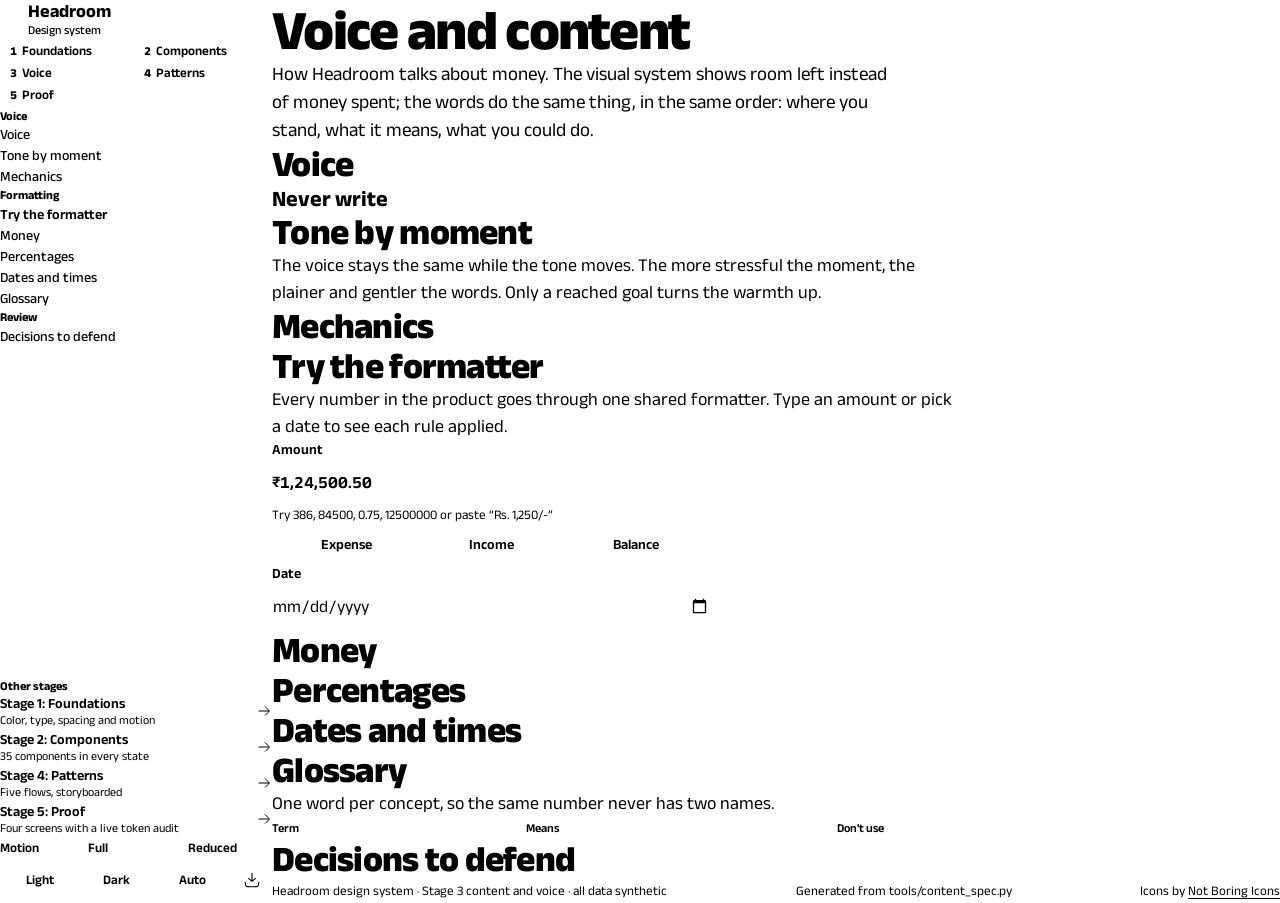
<file: site/content.template.html>
<!doctype html>
<html lang="en-IN">
<head>
<meta charset="utf-8">
<meta name="viewport" content="width=device-width, initial-scale=1">
<title>Headroom Voice</title>
<meta name="description" content="Stage 3 of the Headroom design system: voice, tone, writing guides and formatting rules for money, percentages and dates.">
<link rel="preconnect" href="https://fonts.googleapis.com">
<link rel="preconnect" href="https://fonts.gstatic.com" crossorigin>
<link href="https://fonts.googleapis.com/css2?family=Anek+Latin:wdth,wght@75..125,100..800&display=swap" rel="stylesheet">
<link rel="stylesheet" href="shell.css">
<link rel="stylesheet" href="nav.css">
<link rel="stylesheet" href="headroom.css">
<style>
/*__CSSVARS__*/

section{padding-top:var(--space-1200)}
section > h2{font-size:36px;line-height:40px;letter-spacing:-.02em;font-weight:800}
section > .lede{font-size:18px;line-height:27px;color:var(--color-text-secondary);max-width:68ch;margin-top:var(--space-300)}
.sub{font-size:22px;line-height:28px;font-weight:700;margin:var(--space-1000) 0 var(--space-300)}
.summary{font-size:26px;line-height:36px;font-weight:500;letter-spacing:-.01em;max-width:34ch;margin-top:var(--space-800);padding-left:var(--space-500);border-left:2px solid var(--color-text-primary)}
.pillars{display:grid;grid-template-columns:repeat(2,minmax(0,1fr));gap:var(--space-400);margin-top:var(--space-800)}
.pillar{background:var(--color-surface-default);border-radius:var(--radius-lg);box-shadow:inset 0 0 0 1px var(--color-border-subtle);padding:var(--space-500);display:flex;flex-direction:column;gap:var(--space-300)}
.pillar h3{font-size:28px;line-height:32px;font-weight:800;letter-spacing:-.015em}
.pillar h3 span{font-size:18px;font-weight:500;color:var(--color-text-secondary);letter-spacing:0}
.pillar p{color:var(--color-text-secondary);font-size:15px;line-height:22px}
.say{display:grid;grid-template-columns:20px minmax(0,1fr);gap:var(--space-200);padding:var(--space-300);border-radius:var(--radius-md);font-size:15px;line-height:22px}
.say.y{background:var(--color-status-success-bg)}.say.y svg{color:var(--color-status-success)}
.say.n{background:var(--color-status-danger-bg)}.say.n svg{color:var(--color-status-danger)}
.say.n span{text-decoration:line-through;text-decoration-color:var(--color-status-danger);text-decoration-thickness:1px}
.never{list-style:none;margin:0;padding:0;display:grid;grid-template-columns:repeat(2,minmax(0,1fr));gap:var(--space-200) var(--space-600)}
.never li{display:grid;grid-template-columns:20px minmax(0,1fr);gap:var(--space-200);padding:var(--space-300) 0;border-bottom:1px solid var(--color-border-subtle);font-size:15px;line-height:22px}
.never svg{color:var(--color-status-danger)}
.tone{display:flex;flex-direction:column;border-top:1px solid var(--color-border-subtle)}
.tone > div{display:grid;grid-template-columns:200px minmax(0,1fr) minmax(0,1.2fr);gap:var(--space-600);align-items:center;padding:var(--space-400) 0;border-bottom:1px solid var(--color-border-subtle)}
.tone b{font-weight:600}
.tone .t{color:var(--color-text-secondary);font-size:15px;line-height:22px}
.tone .hr-alert,.tone .hr-snack{width:100%}
.plain{font-size:16px;font-weight:600;font-variant-numeric:tabular-nums}
.guide{margin-top:var(--space-1000)}
.guide h3{font-size:24px;line-height:30px;font-weight:700}
.guide ul{margin:var(--space-300) 0 0;padding-left:20px;display:flex;flex-direction:column;gap:var(--space-150);max-width:72ch;color:var(--color-text-secondary)}
.ex{display:grid;grid-template-columns:170px minmax(0,1fr) minmax(0,1fr);gap:var(--space-300) var(--space-400);margin-top:var(--space-500);align-items:stretch}
.ex .h{font-size:12px;font-weight:700;color:var(--color-text-secondary)}
.ex .m{font-size:14px;font-weight:600;padding-top:var(--space-300)}
.ex .say{height:100%}
.mech{display:flex;flex-direction:column;border-top:1px solid var(--color-border-subtle)}
.mech > div{display:grid;grid-template-columns:180px minmax(0,1fr);gap:var(--space-500);padding:var(--space-300) 0;border-bottom:1px solid var(--color-border-subtle);font-size:15px;line-height:22px}
.mech b{font-weight:600}.mech span{color:var(--color-text-secondary)}
.fmt{display:grid;grid-template-columns:minmax(0,1fr) minmax(0,1.3fr);gap:var(--space-600);margin-top:var(--space-600);background:var(--color-surface-default);border-radius:var(--radius-lg);box-shadow:inset 0 0 0 1px var(--color-border-subtle);padding:var(--space-600)}
.fmt .ctl{display:flex;flex-direction:column;gap:var(--space-400)}
.out{display:flex;flex-direction:column}
.out > div{display:grid;grid-template-columns:130px minmax(0,1fr);gap:var(--space-400);padding:var(--space-300) 0;border-bottom:1px solid var(--color-border-subtle);align-items:baseline}
.out > div:last-child{border:0}
.out span:first-child{font-size:13px;font-weight:600;color:var(--color-text-secondary)}
.out .v{font-size:17px;font-weight:600;font-variant-numeric:tabular-nums lining-nums slashed-zero;overflow-wrap:anywhere}
.out .v.hero{font-size:36px;line-height:40px;font-weight:700;letter-spacing:-.02em}
.out .v.spoken{font-size:15px;font-weight:500;color:var(--color-text-secondary)}
.out .v.cmp{font-stretch:85%}
.out .v.in{color:var(--color-finance-income)}
.date-in{all:unset;box-sizing:border-box;height:48px;padding:0 var(--space-400);border-radius:var(--radius-md);background:var(--color-surface-sunken);box-shadow:inset 0 0 0 1px var(--color-border-default);font:400 17px/24px "Anek Latin",system-ui,sans-serif;color:var(--color-text-primary);width:100%}
.date-in:focus{box-shadow:inset 0 0 0 2px var(--color-border-focus)}
.rules{display:flex;flex-direction:column;border-top:1px solid var(--color-border-subtle)}
.rules > div{display:grid;grid-template-columns:160px minmax(0,1fr);gap:var(--space-500);padding:var(--space-300) 0;border-bottom:1px solid var(--color-border-subtle);font-size:15px;line-height:22px}
.rules b{font-weight:600}.rules span{color:var(--color-text-secondary)}
.gloss{width:100%;border-collapse:collapse;font-size:15px;line-height:22px}
.gloss th{text-align:left;font-size:12px;color:var(--color-text-secondary);font-weight:600;padding:var(--space-200) var(--space-400) var(--space-200) 0;border-bottom:1px solid var(--color-border-subtle)}
.gloss td{padding:var(--space-300) var(--space-400) var(--space-300) 0;border-bottom:1px solid var(--color-border-subtle);vertical-align:top}
.gloss td:first-child{font-weight:700;white-space:nowrap}
.gloss td:last-child{color:var(--color-status-danger);text-decoration:line-through;text-decoration-thickness:1px}
.dec{display:flex;flex-direction:column;border-top:2px solid var(--color-text-primary);margin-top:var(--space-600)}
.dec > div{display:grid;grid-template-columns:minmax(0,1fr) minmax(0,1.6fr);gap:var(--space-800);padding:var(--space-600) 0;border-bottom:1px solid var(--color-border-subtle)}
.dec h3{font-size:22px;line-height:28px}
.dec p{color:var(--color-text-secondary);font-size:16px;line-height:24px}
footer{margin-top:var(--space-1600);padding-top:var(--space-600);border-top:1px solid var(--color-border-subtle);font-size:13px;color:var(--color-text-secondary);display:flex;flex-wrap:wrap;justify-content:space-between;gap:var(--space-300)}
@media (max-width:1199px){main{padding:0 var(--space-800) var(--space-1600)}}
@media (max-width:839px){
  main{padding:0 var(--space-400) var(--space-1200)}
  .intro h1{font-size:40px;line-height:44px}
  .summary{font-size:21px;line-height:30px}
  .pillars,.never,.fmt,.dec > div{grid-template-columns:minmax(0,1fr)}
  .tone > div{grid-template-columns:minmax(0,1fr);gap:var(--space-200)}
  .ex{grid-template-columns:minmax(0,1fr)}
  .ex .h{display:none}
  .mech > div,.rules > div,.out > div{grid-template-columns:minmax(0,1fr);gap:var(--space-100)}
  .fmt{padding:var(--space-400)}
  .gloss td:first-child{white-space:normal}
}

</style>
</head>
<body>
<div class="shell">
<aside class="side" data-page="content.html"></aside>
<main>
<div class="wrap">
  <header class="intro">
    <h1>Voice and content</h1>
    <p>How Headroom talks about money. The visual system shows room left instead of money spent; the words do the same thing, in the same order: where you stand, what it means, what you could do.</p>
  </header>

  <section id="voice" aria-labelledby="h-voice">
    <h2 id="h-voice">Voice</h2>
    <p class="summary" id="summary"></p>
    <div class="pillars" id="pillars"></div>
    <h3 class="sub">Never write</h3>
    <ul class="never" id="never"></ul>
  </section>

  <section id="tone" aria-labelledby="h-tone">
    <h2 id="h-tone">Tone by moment</h2>
    <p class="lede">The voice stays the same while the tone moves. The more stressful the moment, the plainer and gentler the words. Only a reached goal turns the warmth up.</p>
    <div class="tone" id="tonelist" style="margin-top:var(--space-600)"></div>
  </section>

  <section id="mechanics" aria-labelledby="h-mech">
    <h2 id="h-mech">Mechanics</h2>
    <div class="mech" id="mech" style="margin-top:var(--space-600)"></div>
  </section>

  <div id="guides"></div>

  <section id="formatter" aria-labelledby="h-fmt" data-toc-group="Formatting" data-toc-label="Try the formatter">
    <h2 id="h-fmt">Try the formatter</h2>
    <p class="lede">Every number in the product goes through one shared formatter. Type an amount or pick a date to see each rule applied.</p>
    <div class="fmt">
      <div class="ctl">
        <div class="hr-field" style="width:100%"><label for="f-amt">Amount</label><div class="hr-input amount"><span class="pre" aria-hidden="true">₹</span><input id="f-amt" inputmode="decimal" value="1,24,500.50" autocomplete="off"></div><span class="help">Try 386, 84500, 0.75, 12500000 or paste “Rs. 1,250/-”</span></div>
        <div class="hr-seg" id="f-kind" style="width:100%"><button aria-pressed="true" data-k="expense">Expense</button><button aria-pressed="false" data-k="income">Income</button><button aria-pressed="false" data-k="balance">Balance</button></div>
        <div class="hr-field" style="width:100%"><label for="f-date">Date</label><input type="date" id="f-date" class="date-in"></div>
      </div>
      <div class="out" id="f-out" aria-live="polite"></div>
    </div>
  </section>

  <section id="money" aria-labelledby="h-money"><h2 id="h-money">Money</h2><div class="rules" id="r-money" style="margin-top:var(--space-500)"></div></section>
  <section id="percent" aria-labelledby="h-pct"><h2 id="h-pct">Percentages</h2><div class="rules" id="r-pct" style="margin-top:var(--space-500)"></div></section>
  <section id="dates" aria-labelledby="h-dates"><h2 id="h-dates">Dates and times</h2><div class="rules" id="r-date" style="margin-top:var(--space-500)"></div></section>
  <section id="glossary" aria-labelledby="h-glos"><h2 id="h-glos">Glossary</h2><p class="lede">One word per concept, so the same number never has two names.</p>
    <div class="scroll" style="margin-top:var(--space-500)"><table class="gloss"><thead><tr><th>Term</th><th>Means</th><th>Don't use</th></tr></thead><tbody id="gloss"></tbody></table></div></section>

  <section id="decisions" aria-labelledby="h-dec" data-toc-group="Review"><h2 id="h-dec">Decisions to defend</h2><div class="dec" id="dec"></div></section>
  <footer><span>Headroom design system · Stage 3 content and voice · all data synthetic</span><span>Generated from tools/content_spec.py</span><span>Icons by <a href="https://www.notboringicons.com" target="_blank" rel="noopener">Not Boring Icons</a></span></footer>
</div>
</main>
</div>

<script src="icons.js"></script>
<script>
const T = /*__TOKENS__*/null, C = T.content;
const $ = s => document.querySelector(s);
const I = n => `<i data-lucide="${n}"></i>`;
const esc = s => String(s).replace(/&/g, '&amp;').replace(/</g, '&lt;');

const root = document.documentElement;

/* voice */
$('#summary').textContent = C.VOICE.summary;
$('#pillars').innerHTML = C.VOICE.pillars.map(([a, b, c, d, e]) => `<div class="pillar"><h3>${a} <span>${b}</span></h3><p>${esc(c)}</p><div class="say y">${I('check')}<span>“${esc(d)}”</span></div><div class="say n">${I('x')}<span>“${esc(e)}”</span></div></div>`).join('');
$('#never').innerHTML = C.VOICE.never.map(n => `<li>${I('ban')}<span>${esc(n)}</span></li>`).join('');

/* tone: each example rendered in the component it ships in */
const toneView = [
  t => `<span class="plain">${esc(t)}</span>`,
  t => `<div class="hr-snack"><span>${esc(t)}</span></div>`,
  t => `<div class="hr-alert warning">${I('triangle-alert')}<div><p>${esc(t)}</p></div></div>`,
  t => `<div class="hr-alert danger">${I('chevrons-up')}<div><p>${esc(t)}</p><a href="#" onclick="return false">Move money</a></div></div>`,
  t => `<div class="hr-snack" role="alert">${I('cloud-off')}<span>${esc(t)}</span><button>Retry</button></div>`,
  t => `<span class="err">${I('circle-alert')}${esc(t)}</span>`,
  t => `<div class="hr-alert info">${I('receipt')}<div><p>${esc(t)}</p></div></div>`,
  t => `<div class="hr-alert info">${I('hand-heart')}<div><p>${esc(t)}</p><a href="#" onclick="return false">Move ₹2,000</a></div></div>`,
  t => `<div class="hr-alert success">${I('party-popper')}<div><p>${esc(t)}</p></div></div>`,
];
$('#tonelist').innerHTML = C.TONE.map(([m, t, e], i) => `<div><b>${m}</b><span class="t">${esc(t)}</span>${(toneView[i] || toneView[0])(e)}</div>`).join('');
$('#mech').innerHTML = C.MECHANICS.map(([a, b]) => `<div><b>${a}</b><span>${esc(b)}</span></div>`).join('');

/* guides */
$('#guides').innerHTML = C.GUIDES.map((g, gi) => `<section ${gi === 0 ? 'data-toc-group="Writing guides"' : ''} id="${g.id}" aria-labelledby="h-${g.id}" class="guide"><h2 id="h-${g.id}" style="font-size:36px;line-height:40px;letter-spacing:-.02em;font-weight:800">${g.title}</h2><ul>${g.rules.map(r => `<li>${esc(r)}</li>`).join('')}</ul>
  <div class="ex"><span class="h">Moment</span><span class="h">Write</span><span class="h">Not</span>${g.examples.map(([m, a, b]) => `<span class="m">${m}</span><div class="say y">${I('check')}<span>${esc(a)}</span></div><div class="say n">${I('x')}<span>${esc(b)}</span></div>`).join('')}</div></section>`).join('');

/* rules + glossary + decisions */
const rules = (sel, rows) => $(sel).innerHTML = rows.map(([a, b]) => `<div><b>${a}</b><span>${esc(b)}</span></div>`).join('');
rules('#r-money', C.FORMAT_MONEY); rules('#r-pct', C.FORMAT_PERCENT); rules('#r-date', C.FORMAT_DATE);
$('#gloss').innerHTML = C.GLOSSARY.map(([a, b, c]) => `<tr><td>${a}</td><td>${esc(b)}</td><td>${esc(c)}</td></tr>`).join('');
$('#dec').innerHTML = C.DECISIONS.map(([a, b]) => `<div><h3>${a}</h3><p>${esc(b)}</p></div>`).join('');

/* ---------------- formatter: the reference implementation ---------------- */
const MINUS = '−';
const group = n => new Intl.NumberFormat('en-IN').format(n);
function parseAmount(raw) {
  let s = String(raw).replace(/rs\.?|inr|₹|\/-|,|\s/gi, '').replace(/[^\d.]/g, '');
  const d = s.indexOf('.'); if (d >= 0) s = s.slice(0, d + 1) + s.slice(d + 1).replace(/\./g, '').slice(0, 2);
  const paise = Math.round(parseFloat(s || '0') * 100); return isFinite(paise) ? Math.min(paise, 9999999999999) : 0; // integer paise
}
const rupees = p => group(Math.round(p / 100));
const withPaise = p => group(Math.floor(p / 100)) + '.' + String(p % 100).padStart(2, '0');
function abbrev(p) {
  const r = p / 100; const f = (v, u) => '₹' + (Math.round(v * 10) / 10).toString().replace(/\.0$/, '') + u;
  if (r >= 1e7) return f(r / 1e7, 'Cr'); if (r >= 1e5) return f(r / 1e5, 'L'); if (r >= 1e3) return f(r / 1e3, 'k'); return '₹' + Math.round(r);
}
const ONES = ['zero', 'one', 'two', 'three', 'four', 'five', 'six', 'seven', 'eight', 'nine', 'ten', 'eleven', 'twelve', 'thirteen', 'fourteen', 'fifteen', 'sixteen', 'seventeen', 'eighteen', 'nineteen'];
const TENS = ['', '', 'twenty', 'thirty', 'forty', 'fifty', 'sixty', 'seventy', 'eighty', 'ninety'];
const two = n => n < 20 ? ONES[n] : TENS[Math.floor(n / 10)] + (n % 10 ? '-' + ONES[n % 10] : '');
const three = n => (n >= 100 ? ONES[Math.floor(n / 100)] + ' hundred' + (n % 100 ? ' ' : '') : '') + (n % 100 || n < 100 ? two(n % 100) : '');
function words(n) { // Indian system: crore, lakh, thousand
  if (n === 0) return 'zero'; const parts = [];
  const cr = Math.floor(n / 1e7); if (cr) parts.push(words(cr) + ' crore'); n %= 1e7;
  const l = Math.floor(n / 1e5); if (l) parts.push(two(l) + ' lakh'); n %= 1e5;
  const th = Math.floor(n / 1e3); if (th) parts.push(two(th) + ' thousand'); n %= 1e3;
  if (n) parts.push(three(n)); return parts.join(' ');
}
function speak(p, kind) {
  const r = Math.floor(p / 100), ps = p % 100;
  const base = r === 0 && ps ? words(ps) + ' paise' : words(r) + (r === 1 ? ' rupee' : ' rupees') + (ps ? ' and ' + words(ps) + ' paise' : '');
  return (kind === 'expense' && p ? 'minus ' : kind === 'income' && p ? 'plus ' : '') + base;
}
const sign = (k, p) => !p ? '' : k === 'expense' ? MINUS : k === 'income' ? '+' : '';
const MONTHS = ['Jan', 'Feb', 'Mar', 'Apr', 'May', 'Jun', 'Jul', 'Aug', 'Sep', 'Oct', 'Nov', 'Dec'];
const DAYS = ['Sunday', 'Monday', 'Tuesday', 'Wednesday', 'Thursday', 'Friday', 'Saturday'];
const TODAY = new Date(2026, 9, 18, 13, 42); // fixed "today" so the examples are reproducible
function dates(d) {
  const sameYear = d.getFullYear() === TODAY.getFullYear();
  const full = `${d.getDate()} ${MONTHS[d.getMonth()]} ${d.getFullYear()}`, short = `${d.getDate()} ${MONTHS[d.getMonth()]}`;
  const diff = Math.round((new Date(TODAY.getFullYear(), TODAY.getMonth(), TODAY.getDate()) - new Date(d.getFullYear(), d.getMonth(), d.getDate())) / 864e5);
  const rel = diff === 0 ? 'Today' : diff === 1 ? 'Yesterday' : diff > 1 && diff < 7 ? DAYS[d.getDay()] : sameYear ? short : full;
  const end = new Date(d); end.setDate(d.getDate() + 6);
  const range = end.getMonth() === d.getMonth() ? `${d.getDate()}–${end.getDate()} ${MONTHS[d.getMonth()]}` : `${short} – ${end.getDate()} ${MONTHS[end.getMonth()]}`;
  return { full, list: sameYear ? short : full, rel, range };
}
const kindBtns = [...document.querySelectorAll('#f-kind button')];
let kind = 'expense';
kindBtns.forEach(b => b.addEventListener('click', () => { kind = b.dataset.k; kindBtns.forEach(x => x.setAttribute('aria-pressed', x === b)); render(); }));
const amtIn = $('#f-amt'), dIn = $('#f-date');
dIn.value = '2026-10-16';
function render() {
  const p = parseAmount(amtIn.value), s = sign(kind, p), cls = kind === 'income' && p ? 'in' : '';
  const d = dates(dIn.value ? new Date(dIn.value + 'T12:00') : TODAY);
  const rows = [
    ['List row', `<span class="v ${cls}">${s}₹${rupees(p)}</span>`],
    ['Detail', `<span class="v ${cls}">${s}₹${withPaise(p)}</span>`],
    ['Hero', `<span class="v hero ${cls}">${s}<span class="rs">₹</span>${rupees(p)}</span>`],
    ['Chart axis, chip', `<span class="v cmp">${abbrev(p)}</span>`],
    ['Hidden', `<span class="v">₹ •••••</span>`],
    ['Screen reader', `<span class="v spoken">“${speak(p, kind)}”</span>`],
    ['Date in list', `<span class="v">${d.rel}</span>`],
    ['Date in detail', `<span class="v">${d.full}, 1:42 pm</span>`],
    ['Week range', `<span class="v">${d.range}</span>`],
  ];
  $('#f-out').innerHTML = rows.map(([a, b]) => `<div><span>${a}</span>${b}</div>`).join('');
}
amtIn.addEventListener('input', () => {
  const before = amtIn.value.length - amtIn.selectionStart;
  let s = amtIn.value.replace(/rs\.?|inr|₹|\/-|,|\s/gi, '').replace(/[^\d.]/g, ''); const dot = s.indexOf('.');
  if (dot >= 0) s = s.slice(0, dot + 1) + s.slice(dot + 1).replace(/\./g, '').slice(0, 2);
  let [i, dd] = s.split('.'); i = (i || '').replace(/^0+(?=\d)/, '');
  amtIn.value = (i ? group(+i) : (dd !== undefined ? '0' : '')) + (dd !== undefined ? '.' + dd : '');
  const pos = Math.max(0, amtIn.value.length - before); amtIn.setSelectionRange(pos, pos); render();
});
dIn.addEventListener('input', render);
render();
window.hrFormat = { parseAmount, rupees, withPaise, abbrev, speak, dates }; // exposed for testing

if (window.lucide) lucide.createIcons();
</script>
<script src="nav.js"></script>
<script src="motion.js"></script>
</body>
</html>
</file>
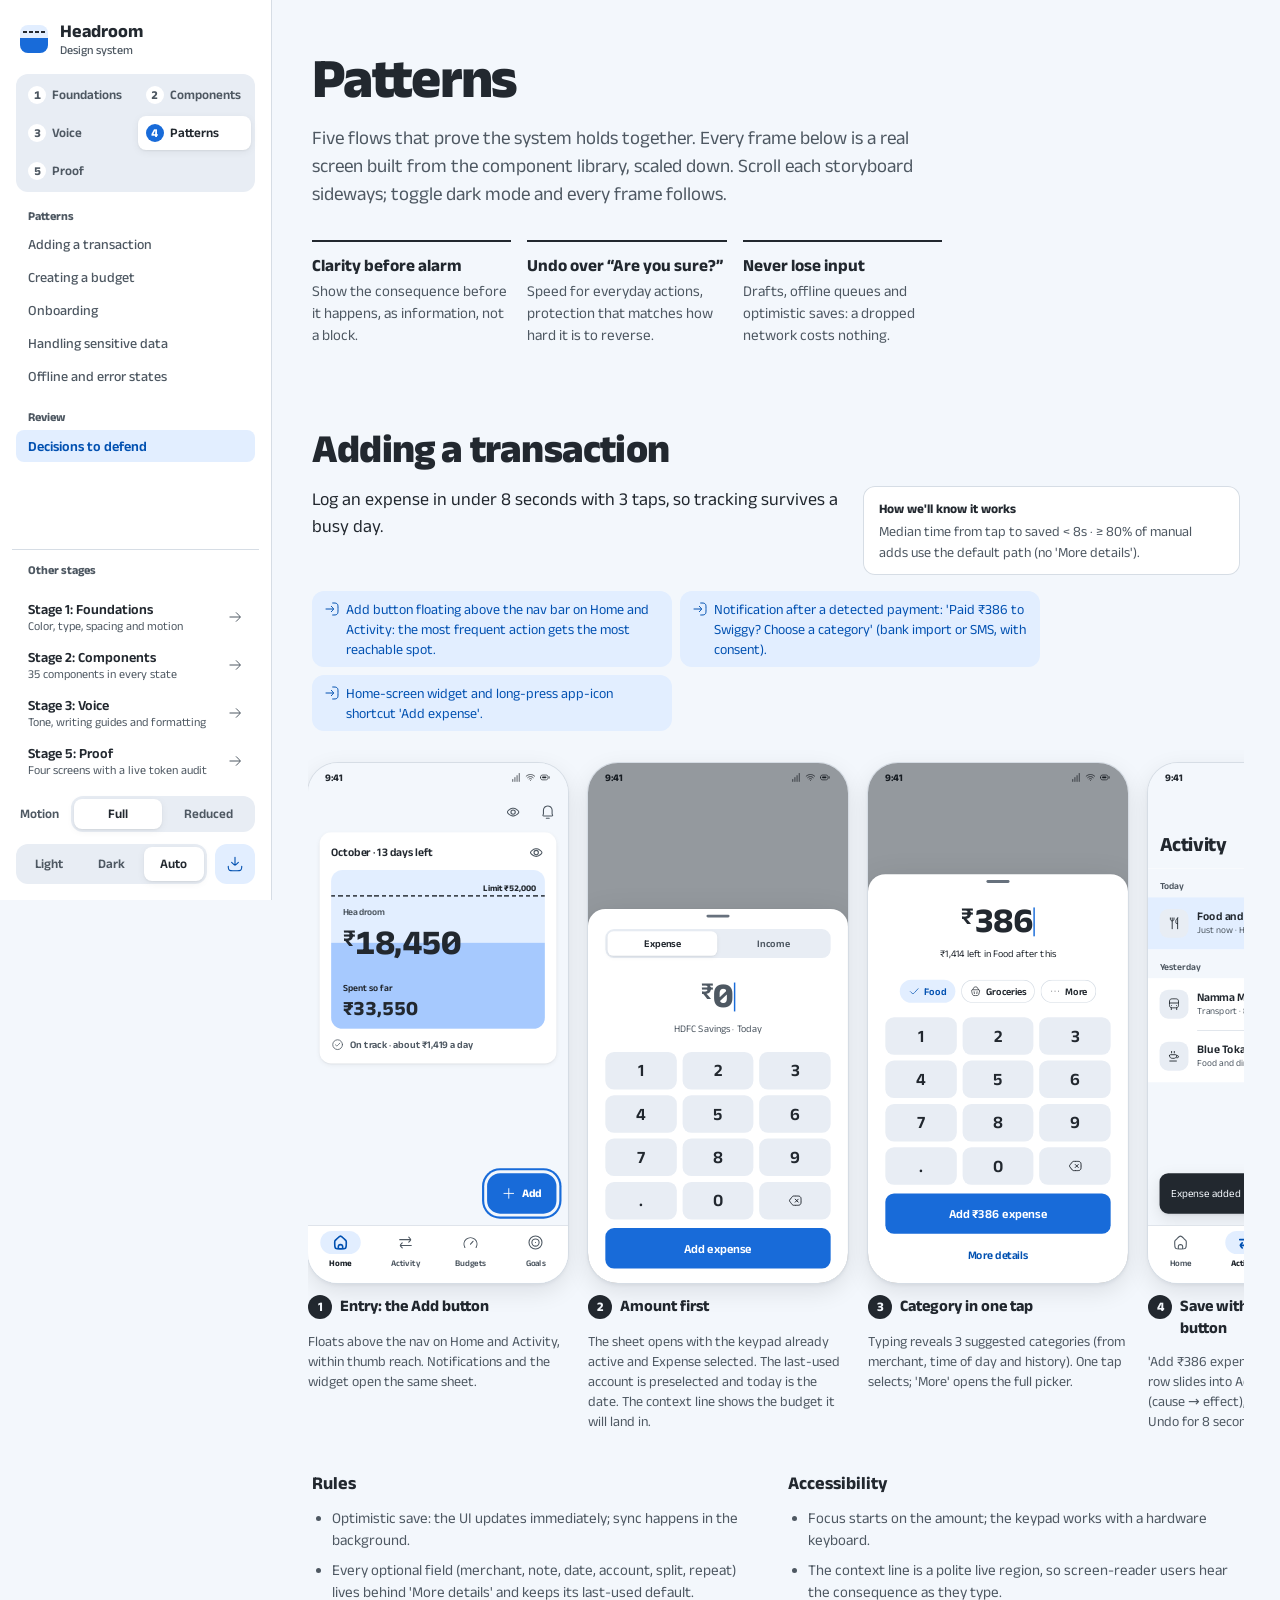
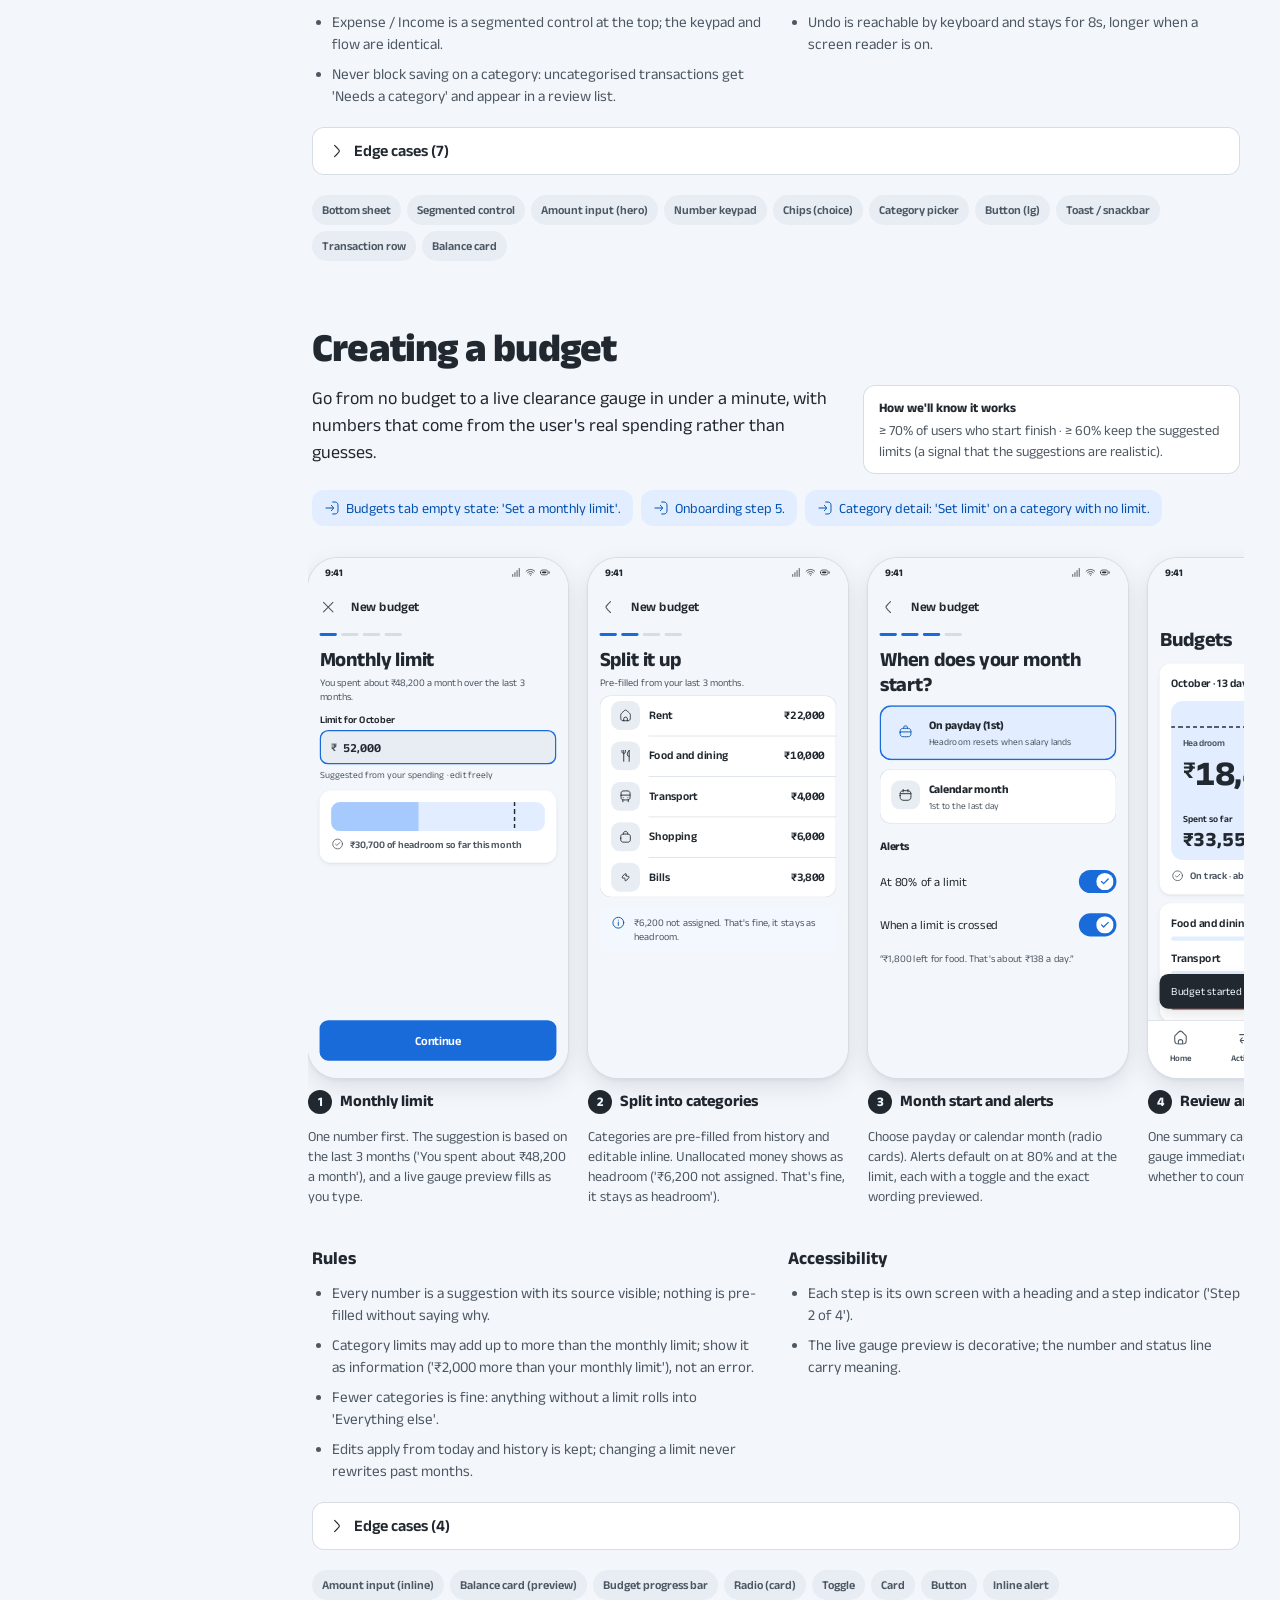
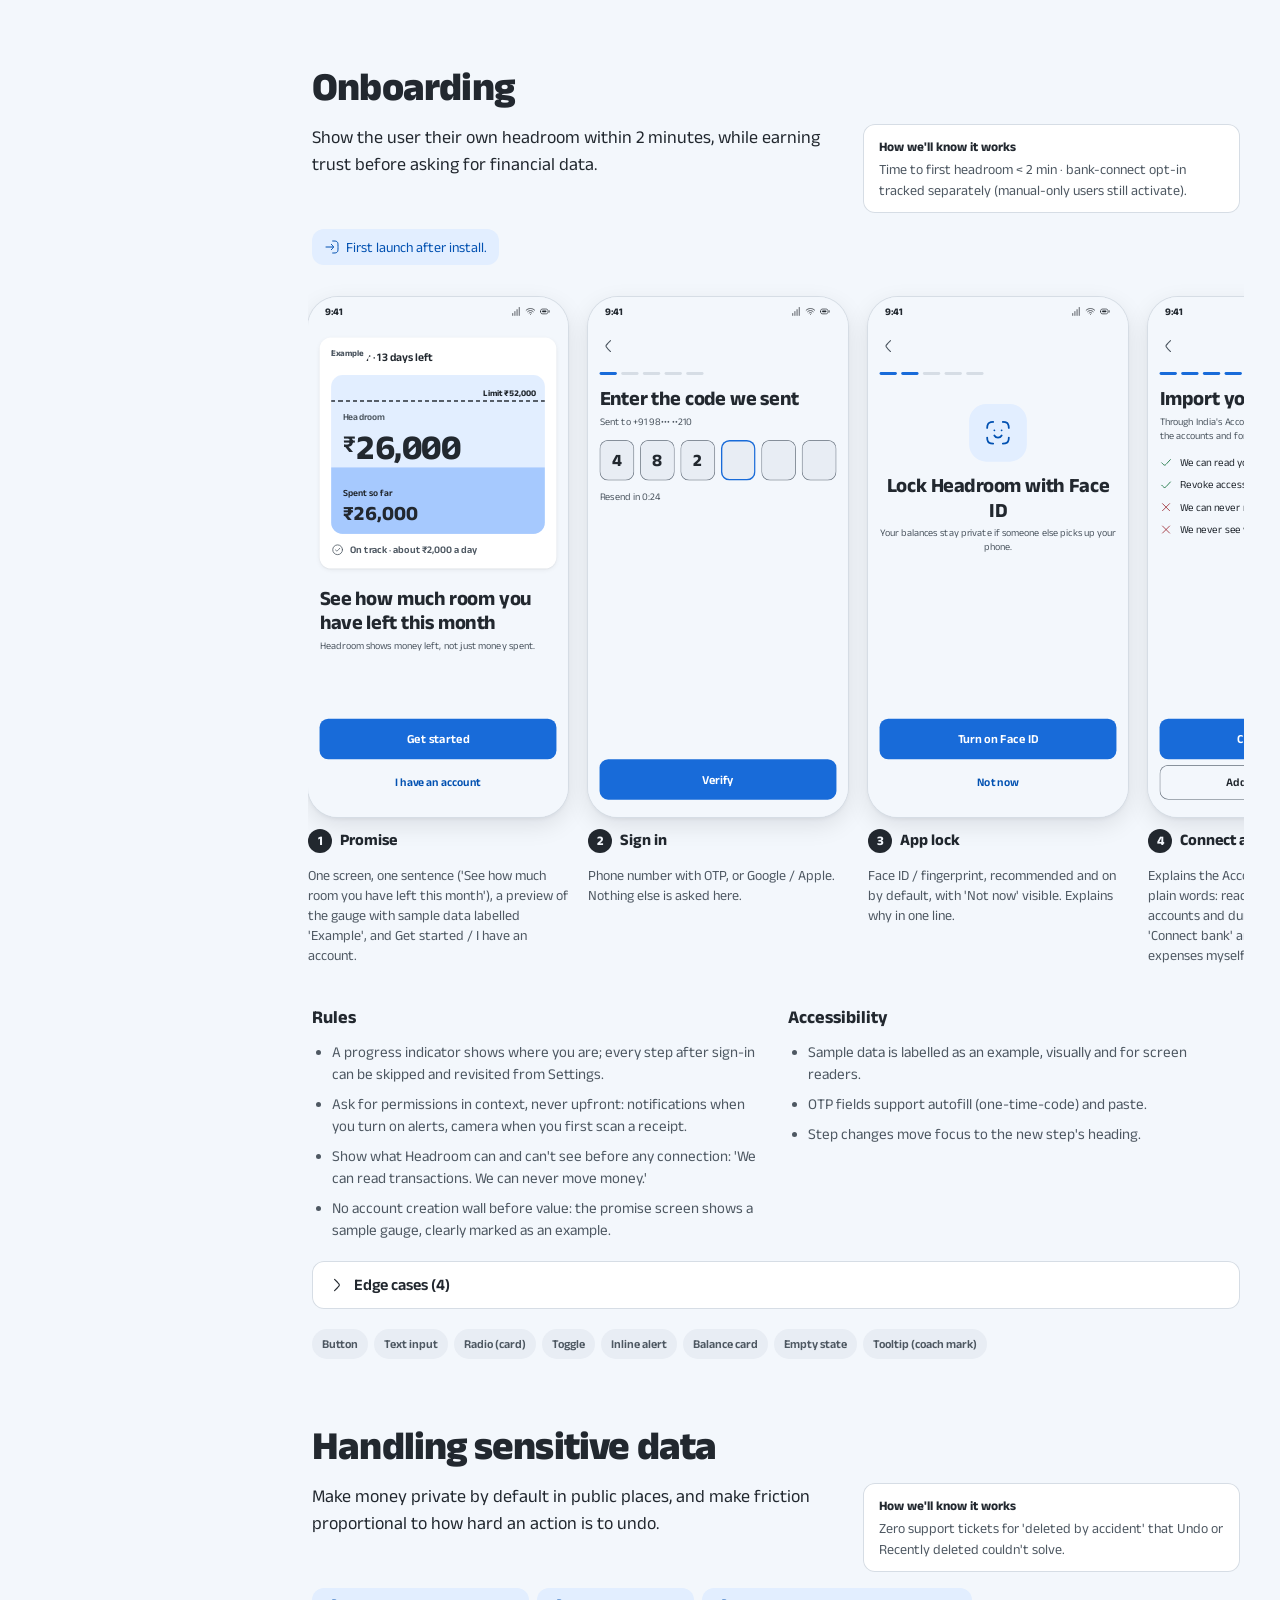
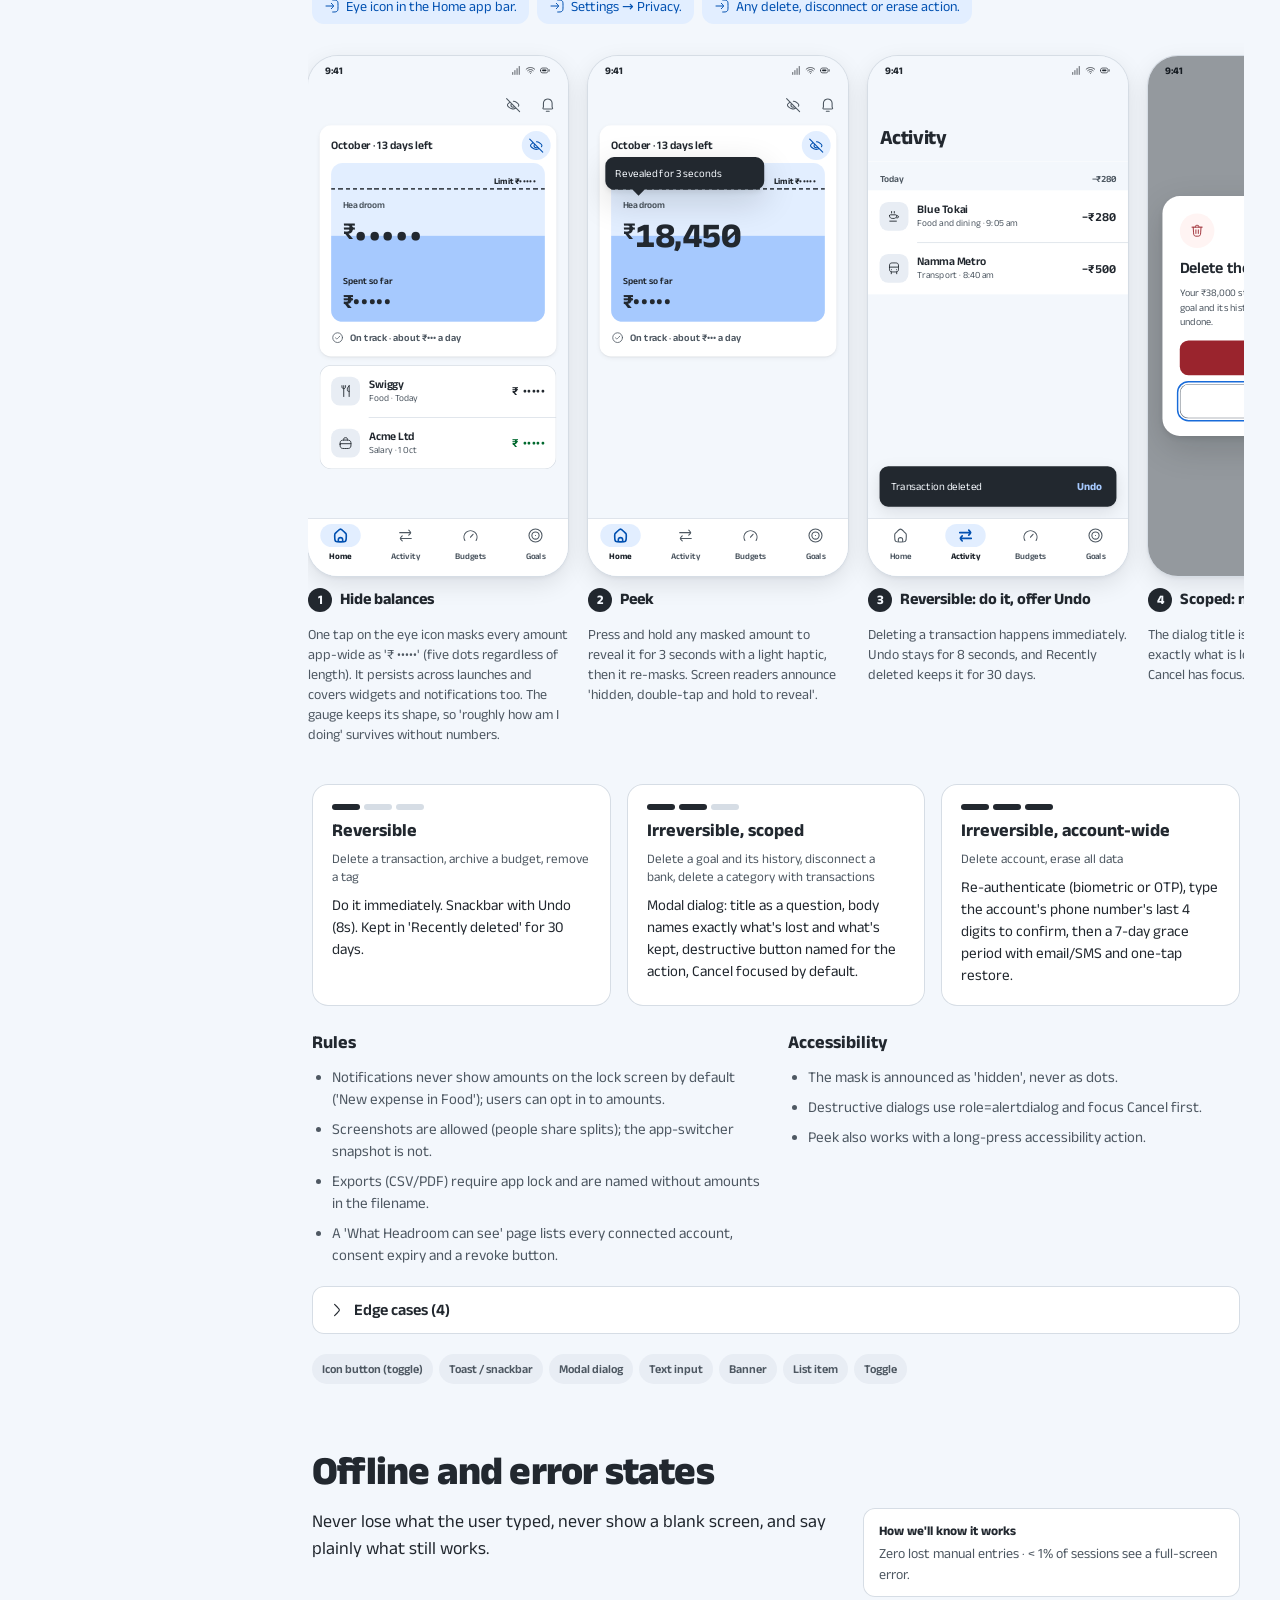
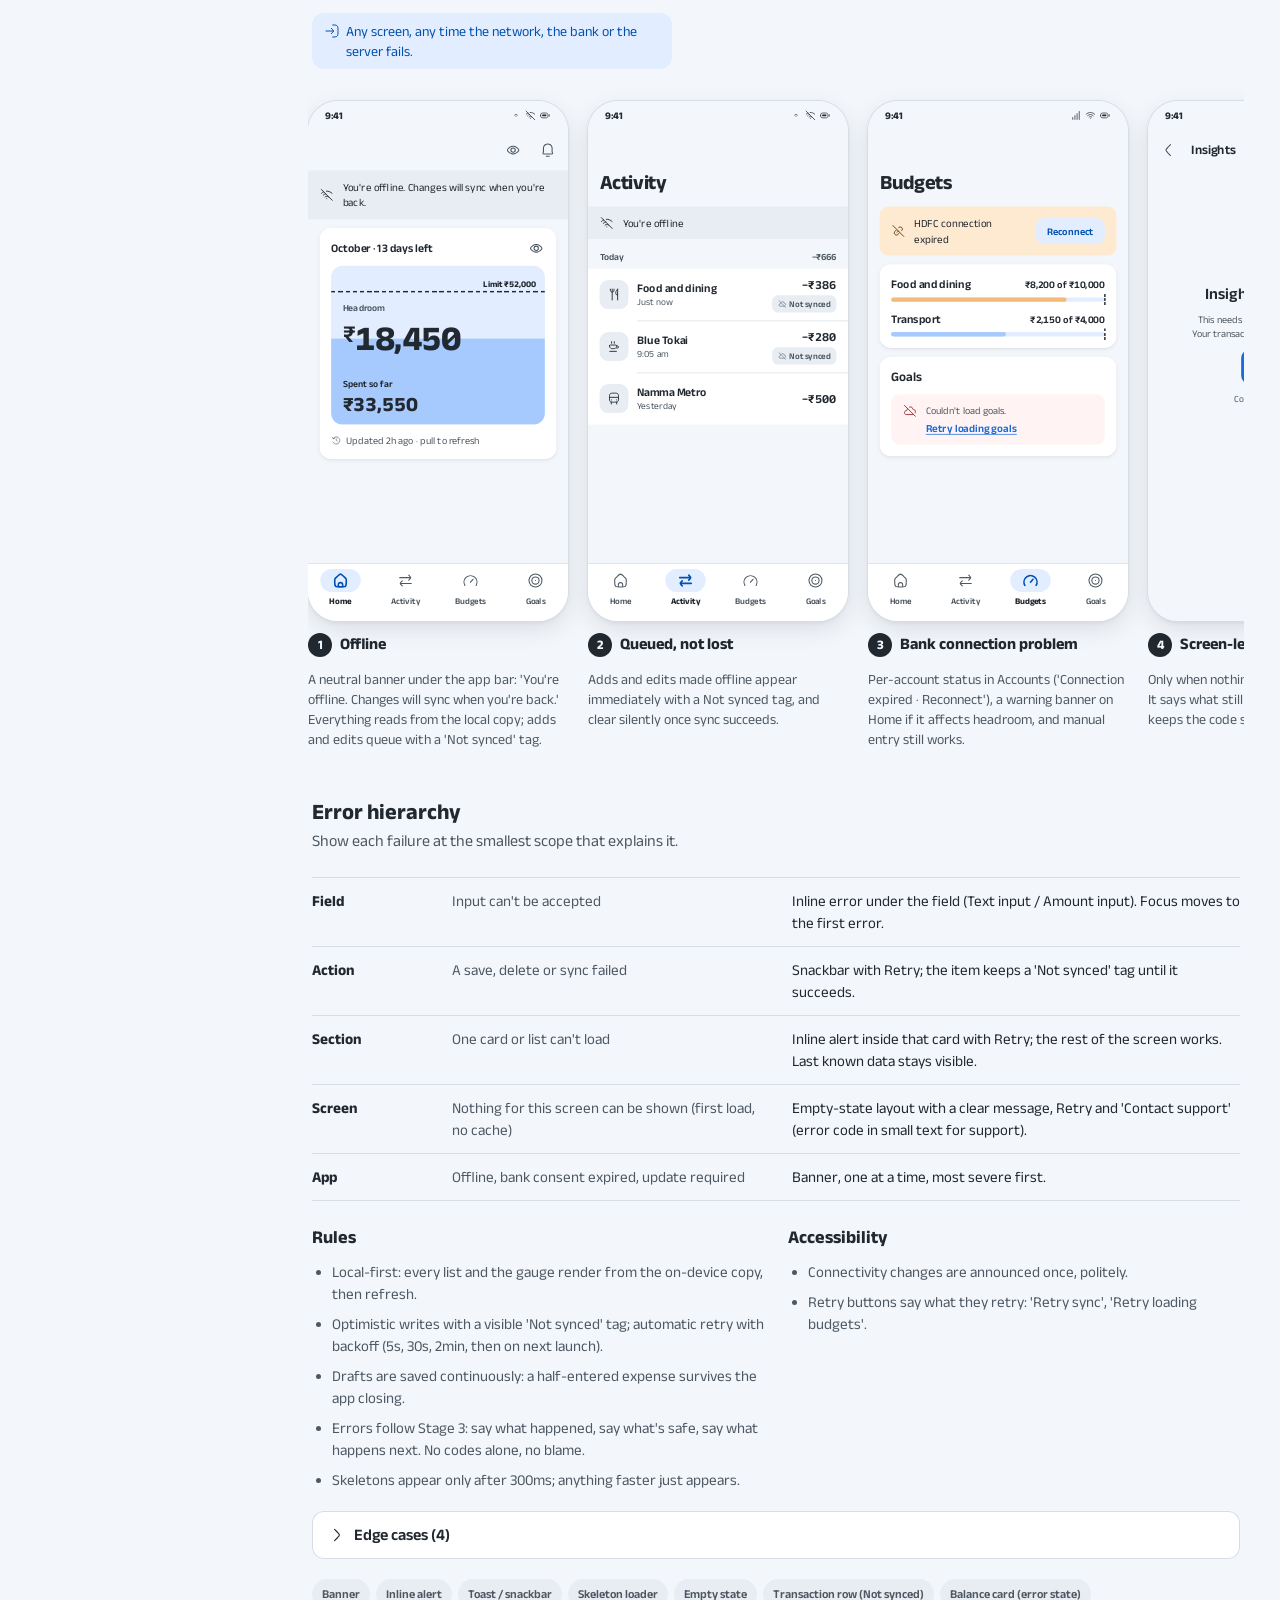
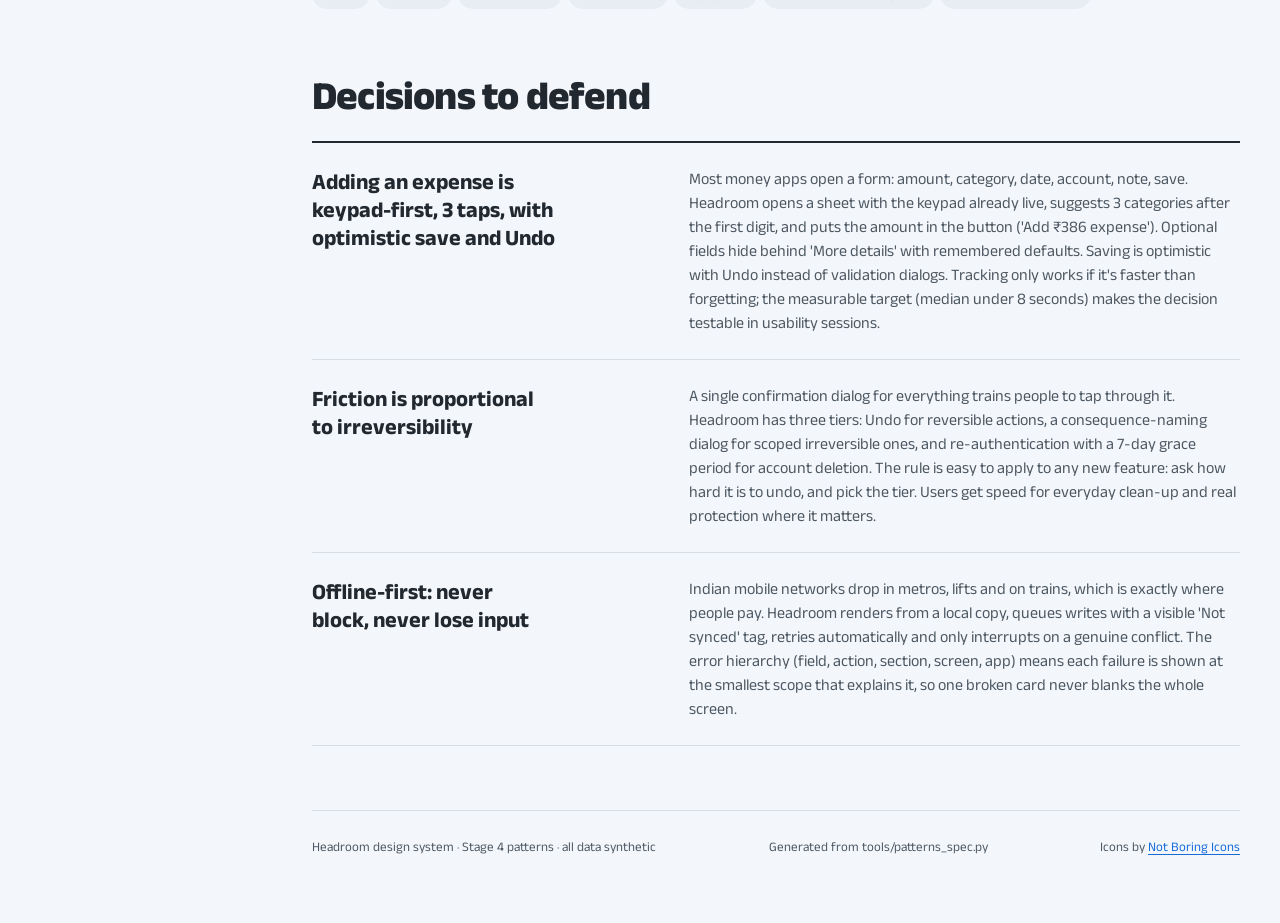
<file: site/patterns.html>
<!doctype html>
<html lang="en-IN">
<head>
<meta charset="utf-8">
<meta name="viewport" content="width=device-width, initial-scale=1">
<title>Headroom Patterns</title>
<meta name="description" content="Stage 4 of the Headroom design system: adding a transaction, creating a budget, onboarding, sensitive data and offline/error patterns, storyboarded with real components.">
<link rel="preconnect" href="https://fonts.googleapis.com">
<link rel="preconnect" href="https://fonts.gstatic.com" crossorigin>
<link href="https://fonts.googleapis.com/css2?family=Anek+Latin:wdth,wght@75..125,100..800&display=swap" rel="stylesheet">
<link rel="stylesheet" href="shell.css">
<link rel="stylesheet" href="nav.css">
<link rel="stylesheet" href="headroom.css">
<style>
:root{--space-0:0px;--space-50:2px;--space-100:4px;--space-150:6px;--space-200:8px;--space-300:12px;--space-400:16px;--space-500:20px;--space-600:24px;--space-800:32px;--space-1000:40px;--space-1200:48px;--space-1600:64px;--space-2000:80px;--radius-none:0px;--radius-xs:4px;--radius-sm:8px;--radius-md:12px;--radius-lg:16px;--radius-xl:24px;--radius-full:9999px;--motion-duration-instant:0ms;--motion-duration-fast:120ms;--motion-duration-base:200ms;--motion-duration-moderate:280ms;--motion-duration-slow:400ms;--motion-duration-deliberate:640ms;--motion-easing-standard:cubic-bezier(0.2, 0, 0, 1);--motion-easing-enter:cubic-bezier(0.05, 0.7, 0.1, 1);--motion-easing-exit:cubic-bezier(0.3, 0, 0.8, 0.15);--motion-easing-linear:linear;--space-inset-none:var(--space-0);--space-inset-xs:var(--space-100);--space-inset-sm:var(--space-200);--space-inset-md:var(--space-300);--space-inset-lg:var(--space-400);--space-inset-xl:var(--space-600);--space-inset-2xl:var(--space-1000);--space-squish-sm-block:var(--space-50);--space-squish-sm-inline:var(--space-200);--space-squish-md-block:var(--space-200);--space-squish-md-inline:var(--space-300);--space-squish-lg-block:var(--space-300);--space-squish-lg-inline:var(--space-400);--space-squish-xl-block:var(--space-300);--space-squish-xl-inline:var(--space-500);--space-squish-2xl-inline:var(--space-600);--space-stretch-md-block:var(--space-300);--space-stretch-md-inline:var(--space-200);--space-text-amount-to-caption:var(--space-100);--space-text-eyebrow-to-title:var(--space-100);--space-text-title-to-subtitle:var(--space-150);--space-text-label-to-field:var(--space-150);--space-text-field-to-helper:var(--space-150);--space-text-heading-to-body:var(--space-200);--space-text-list-item:var(--space-200);--space-text-paragraph:var(--space-300);--space-text-body-to-action:var(--space-400);--space-text-section-heading-below:var(--space-300);--space-text-section-heading-above:var(--space-800);--space-text-inline:var(--space-100);--space-icon-to-text-sm:var(--space-150);--space-icon-to-text-md:var(--space-200);--space-icon-to-badge:var(--space-50);--space-icon-to-icon:var(--space-200);--space-icon-control-to-label:var(--space-300);--space-icon-target-to-target:var(--space-0);--space-media-tile-to-text:var(--space-300);--space-media-thumb-to-text:var(--space-400);--space-media-image-to-caption:var(--space-200);--space-media-chart-to-legend:var(--space-400);--space-media-card-image-to-content:var(--space-400);--space-media-amount-to-visual:var(--space-400);--space-media-illustration-to-headline:var(--space-600);--space-stack-row-to-row:var(--space-0);--space-stack-control-inline:var(--space-200);--space-stack-button-group:var(--space-300);--space-stack-button-stack:var(--space-300);--space-stack-card-to-card:var(--space-300);--space-stack-field-to-field:var(--space-400);--space-stack-alert-to-content:var(--space-400);--space-stack-group-to-group:var(--space-600);--space-stack-fieldset-to-fieldset:var(--space-800);--space-layout-page-margin:16px;--space-layout-gutter:12px;--space-layout-screen-top:16px;--space-layout-content-bottom:24px;--space-layout-group:24px;--space-layout-section:32px;--color-surface-canvas:#F3F7FC;--color-surface-default:#FFFFFF;--color-surface-raised:#FFFFFF;--color-surface-sunken:#E8EDF4;--color-surface-inverse:#22282F;--color-border-subtle:#D6DDE5;--color-border-default:#67717D;--color-border-focus:#186BD9;--color-text-primary:#22282F;--color-text-secondary:#4E5862;--color-text-disabled:#A0ABB6;--color-text-inverse:#F3F7FC;--color-text-link:#186BD9;--color-action-primary:#186BD9;--color-action-primary-hover:#0251B1;--color-action-primary-pressed:#003A83;--color-action-on-primary:#FFFFFF;--color-action-secondary:#E2EEFF;--color-action-on-secondary:#0251B1;--color-action-on-inverse:#A6C9FE;--color-status-success:#01692E;--color-status-success-bg:#EDFBEF;--color-status-warning:#583602;--color-status-warning-bg:#FEE9D1;--color-status-danger:#9A242D;--color-status-danger-bg:#FFF4F3;--color-status-info:#0251B1;--color-status-info-bg:#F3F7FE;--color-finance-income:#01692E;--color-finance-expense:#22282F;--color-finance-over-budget:#9A242D;--color-finance-near-limit:#583602;--color-finance-savings:#016367;--color-finance-neutral-change:#4E5862;--color-finance-headroom:#E2EEFF;--color-finance-spent:#A6C9FE;--color-finance-clearance-line:#22282F;--color-finance-over-fill:#FB7E7D;--color-finance-near-fill:#F3BB7A;--color-finance-savings-fill:#89D7DB;--color-chart-1:#3987F8;--color-chart-2:#048085;--color-chart-3:#BE7907;--color-chart-4:#DF575A;--color-chart-5:#00873C;--color-chart-other:#818C98;--color-overlay-scrim:rgba(7,11,15,.40);--color-overlay-pressed:rgba(7,11,15,.08);--color-overlay-hover:rgba(7,11,15,.04);--elevation-0:none;--elevation-1:0 1px 2px rgba(7,11,15,.06), 0 2px 8px rgba(7,11,15,.06);--elevation-2:0 2px 4px rgba(7,11,15,.06), 0 8px 24px rgba(7,11,15,.10);--elevation-3:0 4px 8px rgba(7,11,15,.08), 0 16px 48px rgba(7,11,15,.16);color-scheme:light}@media (min-width:600px){:root{--space-layout-page-margin:24px;--space-layout-gutter:16px;--space-layout-screen-top:16px;--space-layout-content-bottom:24px;--space-layout-group:24px;--space-layout-section:40px;}}@media (min-width:840px){:root{--space-layout-page-margin:32px;--space-layout-gutter:24px;--space-layout-screen-top:24px;--space-layout-content-bottom:40px;--space-layout-group:32px;--space-layout-section:48px;}}@media (min-width:1200px){:root{--space-layout-page-margin:40px;--space-layout-gutter:24px;--space-layout-screen-top:32px;--space-layout-content-bottom:64px;--space-layout-group:32px;--space-layout-section:64px;}}@media (prefers-color-scheme:dark){:root:not([data-theme=light]){--color-surface-canvas:#070B0F;--color-surface-default:#0E141B;--color-surface-raised:#22282F;--color-surface-sunken:#070B0F;--color-surface-inverse:#F3F7FC;--color-border-subtle:#373F48;--color-border-default:#818C98;--color-border-focus:#A6C9FE;--color-text-primary:#F3F7FC;--color-text-secondary:#BFC8D2;--color-text-disabled:#67717D;--color-text-inverse:#22282F;--color-text-link:#A6C9FE;--color-action-primary:#A6C9FE;--color-action-primary-hover:#C8DEFF;--color-action-primary-pressed:#E2EEFF;--color-action-on-primary:#070B0F;--color-action-secondary:#002558;--color-action-on-secondary:#E2EEFF;--color-action-on-inverse:#0251B1;--color-status-success:#95DBA3;--color-status-success-bg:#003112;--color-status-warning:#F3BB7A;--color-status-warning-bg:#392201;--color-status-danger:#FEB0AC;--color-status-danger-bg:#4E060F;--color-status-info:#C8DEFF;--color-status-info-bg:#002558;--color-finance-income:#95DBA3;--color-finance-expense:#F3F7FC;--color-finance-over-budget:#FEB0AC;--color-finance-near-limit:#F3BB7A;--color-finance-savings:#89D7DB;--color-finance-neutral-change:#BFC8D2;--color-finance-headroom:#002558;--color-finance-spent:#0251B1;--color-finance-clearance-line:#E8EDF4;--color-finance-over-fill:#9A242D;--color-finance-near-fill:#9B6200;--color-finance-savings-fill:#016367;--color-chart-1:#71AAFE;--color-chart-2:#4FBCC2;--color-chart-3:#F3BB7A;--color-chart-4:#FB7E7D;--color-chart-5:#64C17B;--color-chart-other:#818C98;--color-overlay-scrim:rgba(7,11,15,.64);--color-overlay-pressed:rgba(255,255,255,.10);--color-overlay-hover:rgba(255,255,255,.06);--elevation-0:none;--elevation-1:none;--elevation-2:0 8px 24px rgba(0,0,0,.40);--elevation-3:0 16px 48px rgba(0,0,0,.56);color-scheme:dark}}:root[data-theme=dark]{--color-surface-canvas:#070B0F;--color-surface-default:#0E141B;--color-surface-raised:#22282F;--color-surface-sunken:#070B0F;--color-surface-inverse:#F3F7FC;--color-border-subtle:#373F48;--color-border-default:#818C98;--color-border-focus:#A6C9FE;--color-text-primary:#F3F7FC;--color-text-secondary:#BFC8D2;--color-text-disabled:#67717D;--color-text-inverse:#22282F;--color-text-link:#A6C9FE;--color-action-primary:#A6C9FE;--color-action-primary-hover:#C8DEFF;--color-action-primary-pressed:#E2EEFF;--color-action-on-primary:#070B0F;--color-action-secondary:#002558;--color-action-on-secondary:#E2EEFF;--color-action-on-inverse:#0251B1;--color-status-success:#95DBA3;--color-status-success-bg:#003112;--color-status-warning:#F3BB7A;--color-status-warning-bg:#392201;--color-status-danger:#FEB0AC;--color-status-danger-bg:#4E060F;--color-status-info:#C8DEFF;--color-status-info-bg:#002558;--color-finance-income:#95DBA3;--color-finance-expense:#F3F7FC;--color-finance-over-budget:#FEB0AC;--color-finance-near-limit:#F3BB7A;--color-finance-savings:#89D7DB;--color-finance-neutral-change:#BFC8D2;--color-finance-headroom:#002558;--color-finance-spent:#0251B1;--color-finance-clearance-line:#E8EDF4;--color-finance-over-fill:#9A242D;--color-finance-near-fill:#9B6200;--color-finance-savings-fill:#016367;--color-chart-1:#71AAFE;--color-chart-2:#4FBCC2;--color-chart-3:#F3BB7A;--color-chart-4:#FB7E7D;--color-chart-5:#64C17B;--color-chart-other:#818C98;--color-overlay-scrim:rgba(7,11,15,.64);--color-overlay-pressed:rgba(255,255,255,.10);--color-overlay-hover:rgba(255,255,255,.06);--elevation-0:none;--elevation-1:none;--elevation-2:0 8px 24px rgba(0,0,0,.40);--elevation-3:0 16px 48px rgba(0,0,0,.56);color-scheme:dark}

.pat{padding-top:var(--space-1600)}
.pat > h2{font-size:40px;line-height:44px;letter-spacing:-.02em;font-weight:800}
.pgoal{display:grid;grid-template-columns:minmax(0,1.4fr) minmax(0,1fr);gap:var(--space-600);margin-top:var(--space-400)}
.pgoal p{font-size:18px;line-height:27px}
.pgoal .m{font-size:14px;line-height:21px;color:var(--color-text-secondary);padding:var(--space-300) var(--space-400);border-radius:var(--radius-md);background:var(--color-surface-default);box-shadow:inset 0 0 0 1px var(--color-border-subtle)}
.pgoal .m b{display:block;color:var(--color-text-primary);font-size:13px;margin-bottom:2px}
.entry{display:flex;flex-wrap:wrap;gap:var(--space-200);margin-top:var(--space-400)}
.entry span{display:inline-flex;gap:6px;align-items:flex-start;font-size:14px;line-height:20px;padding:var(--space-200) var(--space-300);border-radius:var(--radius-md);background:var(--color-action-secondary);color:var(--color-action-on-secondary);max-width:360px}
.entry svg{width:16px;height:16px;margin-top:2px}
.board{display:flex;gap:var(--space-500);overflow-x:auto;padding:var(--space-600) var(--space-100) var(--space-400);margin:var(--space-200) calc(-1 * var(--space-100)) 0;scroll-snap-type:x proximity}
.step{flex:none;width:260px;display:flex;flex-direction:column;gap:var(--space-300);scroll-snap-align:start}
.step .n{display:flex;gap:var(--space-200);align-items:baseline}
.step .n b{width:24px;height:24px;flex:none;border-radius:50%;display:grid;place-items:center;font-size:13px;background:var(--color-text-primary);color:var(--color-surface-canvas)}
.step .n span{font-weight:700;font-size:16px;line-height:22px}
.step p{font-size:14px;line-height:20px;color:var(--color-text-secondary)}
.frame{width:260px;height:520px;border-radius:30px;overflow:hidden;position:relative;background:var(--color-surface-canvas);box-shadow:0 0 0 1px var(--color-border-subtle),var(--elevation-2);flex:none}
.scr{width:360px;height:720px;transform:scale(.7222);transform-origin:0 0;position:relative;overflow:hidden;background:var(--color-surface-canvas);font-size:16px}
.sbar{height:40px;display:flex;justify-content:space-between;align-items:center;padding:0 24px;font-size:14px;font-weight:700}
.sbar span:last-child{display:flex;gap:4px}.sbar svg{width:16px;height:16px}
.scr .hr-appbar{width:100%;border-radius:0;box-shadow:none;background:transparent}
.scr .body{padding:0 16px;display:flex;flex-direction:column;gap:12px}
.scr .hr-nav{position:absolute;bottom:0;left:0;right:0;width:100%}
.scr .gcard{width:100%}
.scr .gg{height:220px}
.fab{position:absolute;right:16px;bottom:96px;height:56px;padding:0 20px;border-radius:18px;background:var(--color-action-primary);color:var(--color-action-on-primary);display:flex;align-items:center;gap:8px;font-weight:700;box-shadow:var(--elevation-2)}
.fab.ring{box-shadow:0 0 0 4px var(--color-surface-canvas),0 0 0 7px var(--color-border-focus)}
.scr .hr-sheet{padding-bottom:20px}
.scr .hr-snack{position:absolute;left:16px;right:16px;bottom:96px;width:auto}
.scr .hr-list{width:100%}
.scr .hr-banner{margin:0}
.keysm{display:grid;grid-template-columns:repeat(3,1fr);gap:8px}
.keysm span{height:52px;border-radius:var(--radius-md);background:var(--color-surface-sunken);display:grid;place-items:center;font:600 24px/1 "Anek Latin",system-ui,sans-serif}
.keysm svg{width:22px;height:22px}
.cm{position:absolute;left:24px;right:24px;padding:12px 14px;border-radius:var(--radius-md);background:var(--color-surface-inverse);color:var(--color-text-inverse);font-size:15px;line-height:21px;box-shadow:var(--elevation-3);z-index:5}
.cm b{display:block}
.cm button{all:unset;margin-top:8px;font-weight:700;color:var(--color-action-on-inverse)}
.cm::after{content:"";position:absolute;left:40px;bottom:-6px;width:12px;height:12px;background:inherit;transform:rotate(45deg)}
.mk{font-variant-numeric:normal;letter-spacing:.06em}
.newrow{background:var(--color-finance-headroom)}
.ph-h{font-size:28px;line-height:34px;font-weight:700;letter-spacing:-.015em;padding:8px 16px 4px}
.ph-p{padding:0 16px;color:var(--color-text-secondary);font-size:15px;line-height:22px}
.dots{display:flex;gap:6px;padding:8px 16px}.dots i{width:24px;height:4px;border-radius:2px;background:var(--color-border-subtle)}.dots i.on{background:var(--color-action-primary)}
.bottom{position:absolute;left:16px;right:16px;bottom:24px;display:flex;flex-direction:column;gap:8px}
.otp{display:flex;gap:8px}.otp span{flex:1;height:56px;border-radius:var(--radius-md);background:var(--color-surface-sunken);box-shadow:inset 0 0 0 1px var(--color-border-default);display:grid;place-items:center;font-size:24px;font-weight:700}
.otp span.f{box-shadow:inset 0 0 0 2px var(--color-border-focus)}
.ex-tag{position:absolute;top:8px;left:8px;z-index:3;font-size:12px;font-weight:700;padding:2px 8px;border-radius:var(--radius-full);background:var(--color-surface-raised);color:var(--color-text-secondary)}
.seemore{list-style:none;margin:0;padding:0;display:flex;flex-direction:column;gap:10px}
.seemore li{display:flex;gap:10px;align-items:flex-start;font-size:15px;line-height:21px}
.seemore svg{color:var(--color-status-success);width:18px;height:18px;flex:none;margin-top:2px}
.seemore li.no svg{color:var(--color-status-danger)}
.cols2{display:grid;grid-template-columns:minmax(0,1fr) minmax(0,1fr);gap:var(--space-600);margin-top:var(--space-600)}
.cols2 h3{font-size:18px;line-height:24px;font-weight:700;margin-bottom:var(--space-300)}
.cols2 ul{margin:0;padding-left:20px;display:flex;flex-direction:column;gap:var(--space-200);font-size:15px;line-height:22px;color:var(--color-text-secondary)}
.etable{width:100%;border-collapse:collapse;font-size:14px;line-height:20px}
.etable td,.etable th{text-align:left;vertical-align:top;padding:var(--space-200) var(--space-400) var(--space-200) 0;border-bottom:1px solid var(--color-border-subtle)}
.etable th{font-size:12px;color:var(--color-text-secondary);font-weight:600}
.etable td:first-child{font-weight:600;width:34%}
.tiers{display:grid;grid-template-columns:repeat(3,minmax(0,1fr));gap:var(--space-400);margin-top:var(--space-600)}
.tier{border-radius:var(--radius-lg);padding:var(--space-500);background:var(--color-surface-default);box-shadow:inset 0 0 0 1px var(--color-border-subtle);display:flex;flex-direction:column;gap:var(--space-200)}
.tier .lvl{display:flex;gap:4px}.tier .lvl i{width:28px;height:6px;border-radius:3px;background:var(--color-border-subtle)}.tier .lvl i.on{background:var(--color-text-primary)}
.tier h4{font-size:18px;line-height:24px;font-weight:700}
.tier small{font-size:13px;line-height:18px;color:var(--color-text-secondary)}
.tier p{font-size:15px;line-height:22px}
.levels{display:flex;flex-direction:column;margin-top:var(--space-600);border-top:1px solid var(--color-border-subtle)}
.levels > div{display:grid;grid-template-columns:120px minmax(0,1fr) minmax(0,1.4fr);gap:var(--space-500);padding:var(--space-300) 0;border-bottom:1px solid var(--color-border-subtle);font-size:15px;line-height:22px;align-items:baseline}
.levels b{font-weight:700}.levels span:nth-child(2){color:var(--color-text-secondary)}
.built{display:flex;flex-wrap:wrap;gap:6px;margin-top:var(--space-500)}
.built span{font-size:12px;font-weight:600;padding:3px 10px;border-radius:var(--radius-full);background:var(--color-surface-sunken);color:var(--color-text-secondary)}
details.more{margin-top:var(--space-500);border-radius:var(--radius-md);box-shadow:inset 0 0 0 1px var(--color-border-subtle);background:var(--color-surface-default)}
details.more summary{cursor:pointer;padding:var(--space-300) var(--space-400);font-weight:600;list-style:none;display:flex;gap:8px;align-items:center}
details.more summary::-webkit-details-marker{display:none}
details.more[open] summary svg{transform:rotate(90deg)}
details.more > div{padding:0 var(--space-400) var(--space-500)}
.threads{display:grid;grid-template-columns:repeat(3,minmax(0,1fr));gap:var(--space-400);margin-top:var(--space-800)}
.threads div{padding-top:var(--space-300);border-top:2px solid var(--color-text-primary);font-size:15px;line-height:22px;color:var(--color-text-secondary)}
.threads b{display:block;color:var(--color-text-primary);font-size:17px;margin-bottom:4px}
.dec{display:flex;flex-direction:column;border-top:2px solid var(--color-text-primary);margin-top:var(--space-600)}
.dec > div{display:grid;grid-template-columns:minmax(0,1fr) minmax(0,1.6fr);gap:var(--space-800);padding:var(--space-600) 0;border-bottom:1px solid var(--color-border-subtle)}
.dec h3{font-size:22px;line-height:28px}
.dec p{color:var(--color-text-secondary);font-size:16px;line-height:24px}
footer{margin-top:var(--space-1600);padding-top:var(--space-600);border-top:1px solid var(--color-border-subtle);font-size:13px;color:var(--color-text-secondary);display:flex;flex-wrap:wrap;justify-content:space-between;gap:var(--space-300)}
@media (max-width:1199px){main{padding:0 var(--space-800) var(--space-1600)}}
@media (max-width:839px){
  main{padding:0 var(--space-400) var(--space-1200)}
  .intro h1{font-size:40px;line-height:44px}
  .pat > h2{font-size:30px;line-height:34px}
  .pgoal,.cols2,.tiers,.threads,.dec > div{grid-template-columns:minmax(0,1fr)}
  .levels > div{grid-template-columns:minmax(0,1fr);gap:var(--space-100)}
}

</style>
</head>
<body>
<div class="shell">
<aside class="side" data-page="patterns.html"></aside>
<main>
<div class="wrap">
  <header class="intro">
    <h1>Patterns</h1>
    <p>Five flows that prove the system holds together. Every frame below is a real screen built from the component library, scaled down. Scroll each storyboard sideways; toggle dark mode and every frame follows.</p>
    <div class="threads">
      <div><b>Clarity before alarm</b>Show the consequence before it happens, as information, not a block.</div>
      <div><b>Undo over “Are you sure?”</b>Speed for everyday actions, protection that matches how hard it is to reverse.</div>
      <div><b>Never lose input</b>Drafts, offline queues and optimistic saves: a dropped network costs nothing.</div>
    </div>
  </header>
  <div id="pats"></div>
  <section class="pat" id="decisions" aria-labelledby="h-dec" data-toc-group="Review"><h2 id="h-dec">Decisions to defend</h2><div class="dec" id="dec"></div></section>
  <footer><span>Headroom design system · Stage 4 patterns · all data synthetic</span><span>Generated from tools/patterns_spec.py</span><span>Icons by <a href="https://www.notboringicons.com" target="_blank" rel="noopener">Not Boring Icons</a></span></footer>
</div>
</main>
</div>

<script src="icons.js"></script>
<script>
const T = {"$description": "Headroom design tokens, Stage 1. Paths map 1:1 to Figma variables.", "fontFamily": [{"path": "font/family/brand", "ios": "Anek Latin", "android": "Anek Latin", "web": "Anek Latin", "usage": "Display, titles and every amount. The brand lives in the numbers."}, {"path": "font/family/ui", "ios": "SF Pro", "android": "Roboto", "web": "Anek Latin", "usage": "Body, labels and controls. Native on phones (Dynamic Type, native feel); brand face on web."}], "fontAudit": [{"name": "Anek Latin", "rupee": true, "tnum": true, "zero": true, "punct": true, "verdict": "Chosen. Passes all four tests"}, {"name": "Schibsted Grotesk", "rupee": true, "tnum": true, "zero": true, "punct": false, "verdict": "First pick, rejected while building: tabular , and . widen to figure width (543 → 1300 units)"}, {"name": "Figtree", "rupee": true, "tnum": true, "zero": false, "punct": true, "verdict": "No slashed zero; soft geometric numerals"}, {"name": "Geist", "rupee": true, "tnum": true, "zero": false, "punct": true, "verdict": "No slashed zero; developer-tool association"}, {"name": "Manrope", "rupee": true, "tnum": true, "zero": false, "punct": true, "verdict": "No slashed zero; the current Indian-fintech default"}, {"name": "Bricolage Grotesque", "rupee": true, "tnum": true, "zero": false, "punct": true, "verdict": "No slashed zero; quirky shapes fight calm"}, {"name": "Public Sans", "rupee": true, "tnum": true, "zero": false, "punct": false, "verdict": "No slashed zero; tabular punctuation widens"}, {"name": "Mukta", "rupee": true, "tnum": true, "zero": false, "punct": true, "verdict": "No slashed zero; static weights only"}, {"name": "Albert Sans", "rupee": true, "tnum": false, "zero": false, "punct": null, "verdict": "No tabular figures"}, {"name": "Lexend", "rupee": true, "tnum": false, "zero": true, "punct": null, "verdict": "No tabular figures"}, {"name": "Wix Madefor Text", "rupee": true, "tnum": false, "zero": false, "punct": null, "verdict": "No tabular figures"}, {"name": "Onest", "rupee": false, "tnum": true, "zero": false, "punct": null, "verdict": "No ₹ glyph"}, {"name": "Hanken Grotesk", "rupee": false, "tnum": false, "zero": false, "punct": null, "verdict": "No ₹ glyph, no tabular figures"}, {"name": "Rethink Sans", "rupee": false, "tnum": false, "zero": false, "punct": null, "verdict": "No ₹ glyph, no tabular figures"}, {"name": "Golos Text", "rupee": false, "tnum": true, "zero": false, "punct": null, "verdict": "No ₹ glyph"}, {"name": "Red Hat Text", "rupee": false, "tnum": true, "zero": true, "punct": null, "verdict": "No ₹ glyph"}, {"name": "Gantari", "rupee": false, "tnum": false, "zero": false, "punct": null, "verdict": "No ₹ glyph, no tabular figures"}, {"name": "Sora", "rupee": false, "tnum": true, "zero": false, "punct": null, "verdict": "No ₹ glyph"}, {"name": "Urbanist", "rupee": false, "tnum": false, "zero": false, "punct": null, "verdict": "No ₹ glyph, no tabular figures"}, {"name": "Instrument Sans", "rupee": false, "tnum": true, "zero": false, "punct": null, "verdict": "No ₹ glyph"}], "elevation": [{"path": "elevation/0", "light": "none", "dark": "none", "usage": "Flat: list rows, screen content."}, {"path": "elevation/1", "light": "0 1px 2px rgba(7,11,15,.06), 0 2px 8px rgba(7,11,15,.06)", "dark": "none (surface/raised + border/subtle)", "usage": "Cards, balance card, goal cards."}, {"path": "elevation/2", "light": "0 2px 4px rgba(7,11,15,.06), 0 8px 24px rgba(7,11,15,.10)", "dark": "0 8px 24px rgba(0,0,0,.40)", "usage": "Sticky bars on scroll, dropdowns, FAB, tooltips."}, {"path": "elevation/3", "light": "0 4px 8px rgba(7,11,15,.08), 0 16px 48px rgba(7,11,15,.16)", "dark": "0 16px 48px rgba(0,0,0,.56)", "usage": "Bottom sheets, modals (always with color/overlay/scrim)."}], "overlay": [{"path": "color/overlay/scrim", "light": "rgba(7,11,15,.40)", "dark": "rgba(7,11,15,.64)", "usage": "Behind sheets and modals."}, {"path": "color/overlay/pressed", "light": "rgba(7,11,15,.08)", "dark": "rgba(255,255,255,.10)", "usage": "Pressed wash on rows and ghost buttons."}, {"path": "color/overlay/hover", "light": "rgba(7,11,15,.04)", "dark": "rgba(255,255,255,.06)", "usage": "Hover wash (web only)."}], "border": [{"path": "border/width/hairline", "value": "1px", "usage": "Dividers, card outlines in dark mode, input rest state."}, {"path": "border/width/strong", "value": "2px", "usage": "Focus ring, selected chip or radio, error input."}, {"path": "border/width/clearance", "value": "2px", "usage": "Signature clearance line."}, {"path": "border/dash/clearance", "value": "6 4", "usage": "Dash pattern of the clearance line (6px dash, 4px gap)."}], "breakpoints": [{"path": "breakpoint/compact", "range": "0–599", "columns": 4, "margin": 16, "gutter": 12, "usage": "Phones. Bottom nav bar, single column."}, {"path": "breakpoint/medium", "range": "600–839", "columns": 8, "margin": 24, "gutter": 16, "usage": "Large phones landscape, small tablets. Bottom nav, two-column cards."}, {"path": "breakpoint/expanded", "range": "840–1199", "columns": 12, "margin": 32, "gutter": 24, "usage": "Tablets, small laptops. Navigation rail, list and detail side by side."}, {"path": "breakpoint/large", "range": "1200+", "columns": 12, "margin": 40, "gutter": 24, "usage": "Web dashboard. Side navigation, content max width 1200."}], "icon": [{"path": "icon/size/xs", "size": 16, "stroke": 1.5, "usage": "Inline with body-sm and caption; badge glyphs."}, {"path": "icon/size/sm", "size": 20, "stroke": 1.5, "usage": "Inside category tiles, chips, inputs."}, {"path": "icon/size/md", "size": 24, "stroke": 1.75, "usage": "Default: nav bar, app bar actions, list leading icons."}, {"path": "icon/size/lg", "size": 32, "stroke": 2, "usage": "Empty states and onboarding (inside a 64 tile)."}], "motionDuration": [{"path": "motion/duration/instant", "value": 0, "usage": "Reduced-motion replacement for anything spatial."}, {"path": "motion/duration/fast", "value": 120, "usage": "Press feedback, toggles, checkbox ticks, color changes."}, {"path": "motion/duration/base", "value": 200, "usage": "Hover, tab indicator, chip selection, small reveals."}, {"path": "motion/duration/moderate", "value": 280, "usage": "Bottom sheet and modal enter, page push."}, {"path": "motion/duration/slow", "value": 400, "usage": "Gauge and progress fills, chart draw on first view."}, {"path": "motion/duration/deliberate", "value": 640, "usage": "Goal reached. The only celebration, once per goal."}], "motionEasing": [{"path": "motion/easing/standard", "value": "cubic-bezier(0.2, 0, 0, 1)", "usage": "Most movement within the screen."}, {"path": "motion/easing/enter", "value": "cubic-bezier(0.05, 0.7, 0.1, 1)", "usage": "Things arriving: sheets, toasts, fills."}, {"path": "motion/easing/exit", "value": "cubic-bezier(0.3, 0, 0.8, 0.15)", "usage": "Things leaving: dismissals. Exits run at about 70% of enter duration."}, {"path": "motion/easing/linear", "value": "linear", "usage": "Indeterminate loaders and skeleton shimmer only."}], "primitives": {"blue": {"50": "#F3F7FE", "100": "#E2EEFF", "200": "#C8DEFF", "300": "#A6C9FE", "400": "#71AAFE", "500": "#3987F8", "600": "#186BD9", "700": "#0251B1", "800": "#003A83", "900": "#002558"}, "neutral": {"0": "#FFFFFF", "50": "#F3F7FC", "100": "#E8EDF4", "200": "#D6DDE5", "300": "#BFC8D2", "400": "#A0ABB6", "500": "#818C98", "600": "#67717D", "700": "#4E5862", "800": "#373F48", "900": "#22282F", "950": "#0E141B", "1000": "#070B0F"}, "yellow": {"50": "#FFF5EB", "100": "#FEE9D1", "200": "#FBD5AB", "300": "#F3BB7A", "400": "#DF993C", "500": "#BE7907", "600": "#9B6200", "700": "#784B03", "800": "#583602", "900": "#392201"}, "red": {"50": "#FFF4F3", "100": "#FEE6E5", "200": "#FFCFCC", "300": "#FEB0AC", "400": "#FB7E7D", "500": "#DF575A", "600": "#BF3940", "700": "#9A242D", "800": "#74141D", "900": "#4E060F"}, "green": {"50": "#EDFBEF", "100": "#DBF5DF", "200": "#BDEAC5", "300": "#95DBA3", "400": "#64C17B", "500": "#34A357", "600": "#00873C", "700": "#01692E", "800": "#014C1F", "900": "#003112"}, "teal": {"50": "#ECFAFB", "100": "#D8F3F4", "200": "#B6E7EA", "300": "#89D7DB", "400": "#4FBCC2", "500": "#0E9EA4", "600": "#048085", "700": "#016367", "800": "#01484B", "900": "#012E30"}}, "rampRoles": {"blue": "Brand. Clearance blue: actions, focus, the today marker, headroom fill.", "neutral": "Greys and blacks with a faint blue cast, for text, surfaces and borders.", "yellow": "Saffron yellow. Warnings and near-limit only.", "red": "Over-limit, errors and destructive actions.", "green": "Income and success.", "teal": "Savings and goals."}, "rampFamily": {"blue": "Blue", "neutral": "Neutral", "yellow": "Yellow", "red": "Red", "green": "Green", "teal": "Teal"}, "primitiveNames": {"blue": {"50": "Blue Faint", "100": "Blue Pale", "200": "Blue Light", "300": "Blue Soft", "400": "Blue Medium", "500": "Blue True", "600": "Blue Strong", "700": "Blue Deep", "800": "Blue Dark", "900": "Blue Darkest"}, "neutral": {"0": "Neutral White", "50": "Neutral Off-White", "100": "Neutral Mist", "200": "Neutral Light Grey", "300": "Neutral Silver", "400": "Neutral Mid Grey", "500": "Neutral Grey", "600": "Neutral Dark Grey", "700": "Neutral Graphite", "800": "Neutral Charcoal", "900": "Neutral Light Black", "950": "Neutral Black", "1000": "Neutral Deep Black"}, "yellow": {"50": "Yellow Faint", "100": "Yellow Pale", "200": "Yellow Light", "300": "Yellow Soft", "400": "Yellow Medium", "500": "Yellow True", "600": "Yellow Strong", "700": "Yellow Deep", "800": "Yellow Dark", "900": "Yellow Darkest"}, "red": {"50": "Red Faint", "100": "Red Pale", "200": "Red Light", "300": "Red Soft", "400": "Red Medium", "500": "Red True", "600": "Red Strong", "700": "Red Deep", "800": "Red Dark", "900": "Red Darkest"}, "green": {"50": "Green Faint", "100": "Green Pale", "200": "Green Light", "300": "Green Soft", "400": "Green Medium", "500": "Green True", "600": "Green Strong", "700": "Green Deep", "800": "Green Dark", "900": "Green Darkest"}, "teal": {"50": "Teal Faint", "100": "Teal Pale", "200": "Teal Light", "300": "Teal Soft", "400": "Teal Medium", "500": "Teal True", "600": "Teal Strong", "700": "Teal Deep", "800": "Teal Dark", "900": "Teal Darkest"}}, "semantic": {"color/surface/canvas": {"light": "#F3F7FC", "dark": "#070B0F", "lightRef": "neutral/50", "darkRef": "neutral/1000", "lightName": "Neutral Off-White", "darkName": "Neutral Deep Black", "usage": "App background behind everything; the open sky."}, "color/surface/default": {"light": "#FFFFFF", "dark": "#0E141B", "lightRef": "neutral/0", "darkRef": "neutral/950", "lightName": "Neutral White", "darkName": "Neutral Black", "usage": "Default surface for lists, screens and sheets."}, "color/surface/raised": {"light": "#FFFFFF", "dark": "#22282F", "lightRef": "neutral/0", "darkRef": "neutral/900", "lightName": "Neutral White", "darkName": "Neutral Light Black", "usage": "Cards, popovers and sheets lifted above default. In dark mode, raised is lighter (tonal elevation)."}, "color/surface/sunken": {"light": "#E8EDF4", "dark": "#070B0F", "lightRef": "neutral/100", "darkRef": "neutral/1000", "lightName": "Neutral Mist", "darkName": "Neutral Deep Black", "usage": "Inputs, wells and segmented-control tracks."}, "color/surface/inverse": {"light": "#22282F", "dark": "#F3F7FC", "lightRef": "neutral/900", "darkRef": "neutral/50", "lightName": "Neutral Light Black", "darkName": "Neutral Off-White", "usage": "Snackbars and tooltips."}, "color/border/subtle": {"light": "#D6DDE5", "dark": "#373F48", "lightRef": "neutral/200", "darkRef": "neutral/800", "lightName": "Neutral Light Grey", "darkName": "Neutral Charcoal", "usage": "Dividers between list rows. Decorative; no contrast requirement."}, "color/border/default": {"light": "#67717D", "dark": "#818C98", "lightRef": "neutral/600", "darkRef": "neutral/500", "lightName": "Neutral Dark Grey", "darkName": "Neutral Grey", "usage": "Input outlines, checkbox and radio rings. Must reach 3:1 (UI component)."}, "color/border/focus": {"light": "#186BD9", "dark": "#A6C9FE", "lightRef": "blue/600", "darkRef": "blue/300", "lightName": "Blue Strong", "darkName": "Blue Soft", "usage": "2px focus ring on every interactive element."}, "color/text/primary": {"light": "#22282F", "dark": "#F3F7FC", "lightRef": "neutral/900", "darkRef": "neutral/50", "lightName": "Neutral Light Black", "darkName": "Neutral Off-White", "usage": "Headings, body, amounts."}, "color/text/secondary": {"light": "#4E5862", "dark": "#BFC8D2", "lightRef": "neutral/700", "darkRef": "neutral/300", "lightName": "Neutral Graphite", "darkName": "Neutral Silver", "usage": "Supporting text, dates, metadata."}, "color/text/disabled": {"light": "#A0ABB6", "dark": "#67717D", "lightRef": "neutral/400", "darkRef": "neutral/600", "lightName": "Neutral Mid Grey", "darkName": "Neutral Dark Grey", "usage": "Disabled labels. Exempt from WCAG contrast; never the only signal of state."}, "color/text/inverse": {"light": "#F3F7FC", "dark": "#22282F", "lightRef": "neutral/50", "darkRef": "neutral/900", "lightName": "Neutral Off-White", "darkName": "Neutral Light Black", "usage": "Text on surface/inverse."}, "color/text/link": {"light": "#186BD9", "dark": "#A6C9FE", "lightRef": "blue/600", "darkRef": "blue/300", "lightName": "Blue Strong", "darkName": "Blue Soft", "usage": "Inline links; always underlined."}, "color/action/primary": {"light": "#186BD9", "dark": "#A6C9FE", "lightRef": "blue/600", "darkRef": "blue/300", "lightName": "Blue Strong", "darkName": "Blue Soft", "usage": "Primary button fill, selected tab, active nav item."}, "color/action/primary-hover": {"light": "#0251B1", "dark": "#C8DEFF", "lightRef": "blue/700", "darkRef": "blue/200", "lightName": "Blue Deep", "darkName": "Blue Light", "usage": "Hover (web) on primary fills."}, "color/action/primary-pressed": {"light": "#003A83", "dark": "#E2EEFF", "lightRef": "blue/800", "darkRef": "blue/100", "lightName": "Blue Dark", "darkName": "Blue Pale", "usage": "Pressed state on primary fills."}, "color/action/on-primary": {"light": "#FFFFFF", "dark": "#070B0F", "lightRef": "neutral/0", "darkRef": "neutral/1000", "lightName": "Neutral White", "darkName": "Neutral Deep Black", "usage": "Text and icons on action/primary."}, "color/action/secondary": {"light": "#E2EEFF", "dark": "#002558", "lightRef": "blue/100", "darkRef": "blue/900", "lightName": "Blue Pale", "darkName": "Blue Darkest", "usage": "Tonal button fill and selected chip background. One step darker than the canvas so its edge is visible."}, "color/action/on-secondary": {"light": "#0251B1", "dark": "#E2EEFF", "lightRef": "blue/700", "darkRef": "blue/100", "lightName": "Blue Deep", "darkName": "Blue Pale", "usage": "Text on action/secondary."}, "color/action/on-inverse": {"light": "#A6C9FE", "dark": "#0251B1", "lightRef": "blue/300", "darkRef": "blue/700", "lightName": "Blue Soft", "darkName": "Blue Deep", "usage": "Action text on surface/inverse: the Undo in a snackbar."}, "color/status/success": {"light": "#01692E", "dark": "#95DBA3", "lightRef": "green/700", "darkRef": "green/300", "lightName": "Green Deep", "darkName": "Green Soft", "usage": "Success text and icons."}, "color/status/success-bg": {"light": "#EDFBEF", "dark": "#003112", "lightRef": "green/50", "darkRef": "green/900", "lightName": "Green Faint", "darkName": "Green Darkest", "usage": "Success alert and badge background."}, "color/status/warning": {"light": "#583602", "dark": "#F3BB7A", "lightRef": "yellow/800", "darkRef": "yellow/300", "lightName": "Yellow Dark", "darkName": "Yellow Soft", "usage": "Warning text and icons."}, "color/status/warning-bg": {"light": "#FEE9D1", "dark": "#392201", "lightRef": "yellow/100", "darkRef": "yellow/900", "lightName": "Yellow Pale", "darkName": "Yellow Darkest", "usage": "Warning alert and badge background."}, "color/status/danger": {"light": "#9A242D", "dark": "#FEB0AC", "lightRef": "red/700", "darkRef": "red/300", "lightName": "Red Deep", "darkName": "Red Soft", "usage": "Error text, destructive actions."}, "color/status/danger-bg": {"light": "#FFF4F3", "dark": "#4E060F", "lightRef": "red/50", "darkRef": "red/900", "lightName": "Red Faint", "darkName": "Red Darkest", "usage": "Error alert background."}, "color/status/info": {"light": "#0251B1", "dark": "#C8DEFF", "lightRef": "blue/700", "darkRef": "blue/200", "lightName": "Blue Deep", "darkName": "Blue Light", "usage": "Informational text and icons."}, "color/status/info-bg": {"light": "#F3F7FE", "dark": "#002558", "lightRef": "blue/50", "darkRef": "blue/900", "lightName": "Blue Faint", "darkName": "Blue Darkest", "usage": "Informational alert background."}, "color/finance/income": {"light": "#01692E", "dark": "#95DBA3", "lightRef": "green/700", "darkRef": "green/300", "lightName": "Green Deep", "darkName": "Green Soft", "usage": "Money in. Always paired with a + sign."}, "color/finance/expense": {"light": "#22282F", "dark": "#F3F7FC", "lightRef": "neutral/900", "darkRef": "neutral/50", "lightName": "Neutral Light Black", "darkName": "Neutral Off-White", "usage": "Money out. Neutral ink, never red, with a − sign. Spending is normal, not a failure."}, "color/finance/over-budget": {"light": "#9A242D", "dark": "#FEB0AC", "lightRef": "red/700", "darkRef": "red/300", "lightName": "Red Deep", "darkName": "Red Soft", "usage": "Amount past a limit. Paired with a ▲ icon and the word 'over'."}, "color/finance/near-limit": {"light": "#583602", "dark": "#F3BB7A", "lightRef": "yellow/800", "darkRef": "yellow/300", "lightName": "Yellow Dark", "darkName": "Yellow Soft", "usage": "At 80% of a limit or more. Paired with an icon and 'close to limit'."}, "color/finance/savings": {"light": "#016367", "dark": "#89D7DB", "lightRef": "teal/700", "darkRef": "teal/300", "lightName": "Teal Deep", "darkName": "Teal Soft", "usage": "Money set aside for goals."}, "color/finance/neutral-change": {"light": "#4E5862", "dark": "#BFC8D2", "lightRef": "neutral/700", "darkRef": "neutral/300", "lightName": "Neutral Graphite", "darkName": "Neutral Silver", "usage": "No change month on month. Paired with '±0' or 'same as last month'."}, "color/finance/headroom": {"light": "#E2EEFF", "dark": "#002558", "lightRef": "blue/100", "darkRef": "blue/900", "lightName": "Blue Pale", "darkName": "Blue Darkest", "usage": "Signature: the open space left under a limit."}, "color/finance/spent": {"light": "#A6C9FE", "dark": "#0251B1", "lightRef": "blue/300", "darkRef": "blue/700", "lightName": "Blue Soft", "darkName": "Blue Deep", "usage": "Signature: the filled base of a clearance gauge."}, "color/finance/clearance-line": {"light": "#22282F", "dark": "#E8EDF4", "lightRef": "neutral/900", "darkRef": "neutral/100", "lightName": "Neutral Light Black", "darkName": "Neutral Mist", "usage": "Signature: the 2px dashed limit line."}, "color/finance/over-fill": {"light": "#FB7E7D", "dark": "#9A242D", "lightRef": "red/400", "darkRef": "red/700", "lightName": "Red Medium", "darkName": "Red Deep", "usage": "Gauge fill past the clearance line."}, "color/finance/near-fill": {"light": "#F3BB7A", "dark": "#9B6200", "lightRef": "yellow/300", "darkRef": "yellow/600", "lightName": "Yellow Soft", "darkName": "Yellow Strong", "usage": "Gauge fill at 80% of a limit or more."}, "color/finance/savings-fill": {"light": "#89D7DB", "dark": "#016367", "lightRef": "teal/300", "darkRef": "teal/700", "lightName": "Teal Soft", "darkName": "Teal Deep", "usage": "Savings goal progress fill."}, "color/chart/1": {"light": "#3987F8", "dark": "#71AAFE", "lightRef": "blue/500", "darkRef": "blue/400", "lightName": "Blue True", "darkName": "Blue Medium", "usage": "Chart series 1 (largest category)."}, "color/chart/2": {"light": "#048085", "dark": "#4FBCC2", "lightRef": "teal/600", "darkRef": "teal/400", "lightName": "Teal Strong", "darkName": "Teal Medium", "usage": "Chart series 2."}, "color/chart/3": {"light": "#BE7907", "dark": "#F3BB7A", "lightRef": "yellow/500", "darkRef": "yellow/300", "lightName": "Yellow True", "darkName": "Yellow Soft", "usage": "Chart series 3."}, "color/chart/4": {"light": "#DF575A", "dark": "#FB7E7D", "lightRef": "red/500", "darkRef": "red/400", "lightName": "Red True", "darkName": "Red Medium", "usage": "Chart series 4."}, "color/chart/5": {"light": "#00873C", "dark": "#64C17B", "lightRef": "green/600", "darkRef": "green/400", "lightName": "Green Strong", "darkName": "Green Medium", "usage": "Chart series 5."}, "color/chart/other": {"light": "#818C98", "dark": "#818C98", "lightRef": "neutral/500", "darkRef": "neutral/500", "lightName": "Neutral Grey", "darkName": "Neutral Grey", "usage": "'Other' bucket; always last, always neutral."}}, "contrast": [{"fg": "color/text/primary", "bg": "color/surface/canvas", "mode": "light", "kind": "text", "ratio": 13.82, "target": 4.5, "pass": true}, {"fg": "color/text/primary", "bg": "color/surface/canvas", "mode": "dark", "kind": "text", "ratio": 18.35, "target": 4.5, "pass": true}, {"fg": "color/text/secondary", "bg": "color/surface/canvas", "mode": "light", "kind": "text", "ratio": 6.74, "target": 4.5, "pass": true}, {"fg": "color/text/secondary", "bg": "color/surface/canvas", "mode": "dark", "kind": "text", "ratio": 11.66, "target": 4.5, "pass": true}, {"fg": "color/text/link", "bg": "color/surface/canvas", "mode": "light", "kind": "text", "ratio": 4.71, "target": 4.5, "pass": true}, {"fg": "color/text/link", "bg": "color/surface/canvas", "mode": "dark", "kind": "text", "ratio": 11.66, "target": 4.5, "pass": true}, {"fg": "color/status/success", "bg": "color/surface/canvas", "mode": "light", "kind": "text", "ratio": 6.38, "target": 4.5, "pass": true}, {"fg": "color/status/success", "bg": "color/surface/canvas", "mode": "dark", "kind": "text", "ratio": 12.16, "target": 4.5, "pass": true}, {"fg": "color/status/warning", "bg": "color/surface/canvas", "mode": "light", "kind": "text", "ratio": 10.04, "target": 4.5, "pass": true}, {"fg": "color/status/warning", "bg": "color/surface/canvas", "mode": "dark", "kind": "text", "ratio": 11.47, "target": 4.5, "pass": true}, {"fg": "color/status/danger", "bg": "color/surface/canvas", "mode": "light", "kind": "text", "ratio": 7.33, "target": 4.5, "pass": true}, {"fg": "color/status/danger", "bg": "color/surface/canvas", "mode": "dark", "kind": "text", "ratio": 11.3, "target": 4.5, "pass": true}, {"fg": "color/status/info", "bg": "color/surface/canvas", "mode": "light", "kind": "text", "ratio": 6.94, "target": 4.5, "pass": true}, {"fg": "color/status/info", "bg": "color/surface/canvas", "mode": "dark", "kind": "text", "ratio": 14.43, "target": 4.5, "pass": true}, {"fg": "color/finance/income", "bg": "color/surface/canvas", "mode": "light", "kind": "text", "ratio": 6.38, "target": 4.5, "pass": true}, {"fg": "color/finance/income", "bg": "color/surface/canvas", "mode": "dark", "kind": "text", "ratio": 12.16, "target": 4.5, "pass": true}, {"fg": "color/finance/expense", "bg": "color/surface/canvas", "mode": "light", "kind": "text", "ratio": 13.82, "target": 4.5, "pass": true}, {"fg": "color/finance/expense", "bg": "color/surface/canvas", "mode": "dark", "kind": "text", "ratio": 18.35, "target": 4.5, "pass": true}, {"fg": "color/finance/over-budget", "bg": "color/surface/canvas", "mode": "light", "kind": "text", "ratio": 7.33, "target": 4.5, "pass": true}, {"fg": "color/finance/over-budget", "bg": "color/surface/canvas", "mode": "dark", "kind": "text", "ratio": 11.3, "target": 4.5, "pass": true}, {"fg": "color/finance/near-limit", "bg": "color/surface/canvas", "mode": "light", "kind": "text", "ratio": 10.04, "target": 4.5, "pass": true}, {"fg": "color/finance/near-limit", "bg": "color/surface/canvas", "mode": "dark", "kind": "text", "ratio": 11.47, "target": 4.5, "pass": true}, {"fg": "color/finance/savings", "bg": "color/surface/canvas", "mode": "light", "kind": "text", "ratio": 6.55, "target": 4.5, "pass": true}, {"fg": "color/finance/savings", "bg": "color/surface/canvas", "mode": "dark", "kind": "text", "ratio": 12.04, "target": 4.5, "pass": true}, {"fg": "color/finance/neutral-change", "bg": "color/surface/canvas", "mode": "light", "kind": "text", "ratio": 6.74, "target": 4.5, "pass": true}, {"fg": "color/finance/neutral-change", "bg": "color/surface/canvas", "mode": "dark", "kind": "text", "ratio": 11.66, "target": 4.5, "pass": true}, {"fg": "color/border/default", "bg": "color/surface/canvas", "mode": "light", "kind": "ui", "ratio": 4.61, "target": 3.0, "pass": true}, {"fg": "color/border/default", "bg": "color/surface/canvas", "mode": "dark", "kind": "ui", "ratio": 5.77, "target": 3.0, "pass": true}, {"fg": "color/border/focus", "bg": "color/surface/canvas", "mode": "light", "kind": "ui", "ratio": 4.71, "target": 3.0, "pass": true}, {"fg": "color/border/focus", "bg": "color/surface/canvas", "mode": "dark", "kind": "ui", "ratio": 11.66, "target": 3.0, "pass": true}, {"fg": "color/action/primary", "bg": "color/surface/canvas", "mode": "light", "kind": "ui", "ratio": 4.71, "target": 3.0, "pass": true}, {"fg": "color/action/primary", "bg": "color/surface/canvas", "mode": "dark", "kind": "ui", "ratio": 11.66, "target": 3.0, "pass": true}, {"fg": "color/finance/clearance-line", "bg": "color/surface/canvas", "mode": "light", "kind": "ui", "ratio": 13.82, "target": 3.0, "pass": true}, {"fg": "color/finance/clearance-line", "bg": "color/surface/canvas", "mode": "dark", "kind": "ui", "ratio": 16.78, "target": 3.0, "pass": true}, {"fg": "color/text/primary", "bg": "color/surface/default", "mode": "light", "kind": "text", "ratio": 14.87, "target": 4.5, "pass": true}, {"fg": "color/text/primary", "bg": "color/surface/default", "mode": "dark", "kind": "text", "ratio": 17.21, "target": 4.5, "pass": true}, {"fg": "color/text/secondary", "bg": "color/surface/default", "mode": "light", "kind": "text", "ratio": 7.25, "target": 4.5, "pass": true}, {"fg": "color/text/secondary", "bg": "color/surface/default", "mode": "dark", "kind": "text", "ratio": 10.94, "target": 4.5, "pass": true}, {"fg": "color/text/link", "bg": "color/surface/default", "mode": "light", "kind": "text", "ratio": 5.07, "target": 4.5, "pass": true}, {"fg": "color/text/link", "bg": "color/surface/default", "mode": "dark", "kind": "text", "ratio": 10.94, "target": 4.5, "pass": true}, {"fg": "color/status/success", "bg": "color/surface/default", "mode": "light", "kind": "text", "ratio": 6.86, "target": 4.5, "pass": true}, {"fg": "color/status/success", "bg": "color/surface/default", "mode": "dark", "kind": "text", "ratio": 11.4, "target": 4.5, "pass": true}, {"fg": "color/status/warning", "bg": "color/surface/default", "mode": "light", "kind": "text", "ratio": 10.81, "target": 4.5, "pass": true}, {"fg": "color/status/warning", "bg": "color/surface/default", "mode": "dark", "kind": "text", "ratio": 10.75, "target": 4.5, "pass": true}, {"fg": "color/status/danger", "bg": "color/surface/default", "mode": "light", "kind": "text", "ratio": 7.88, "target": 4.5, "pass": true}, {"fg": "color/status/danger", "bg": "color/surface/default", "mode": "dark", "kind": "text", "ratio": 10.59, "target": 4.5, "pass": true}, {"fg": "color/status/info", "bg": "color/surface/default", "mode": "light", "kind": "text", "ratio": 7.46, "target": 4.5, "pass": true}, {"fg": "color/status/info", "bg": "color/surface/default", "mode": "dark", "kind": "text", "ratio": 13.53, "target": 4.5, "pass": true}, {"fg": "color/finance/income", "bg": "color/surface/default", "mode": "light", "kind": "text", "ratio": 6.86, "target": 4.5, "pass": true}, {"fg": "color/finance/income", "bg": "color/surface/default", "mode": "dark", "kind": "text", "ratio": 11.4, "target": 4.5, "pass": true}, {"fg": "color/finance/expense", "bg": "color/surface/default", "mode": "light", "kind": "text", "ratio": 14.87, "target": 4.5, "pass": true}, {"fg": "color/finance/expense", "bg": "color/surface/default", "mode": "dark", "kind": "text", "ratio": 17.21, "target": 4.5, "pass": true}, {"fg": "color/finance/over-budget", "bg": "color/surface/default", "mode": "light", "kind": "text", "ratio": 7.88, "target": 4.5, "pass": true}, {"fg": "color/finance/over-budget", "bg": "color/surface/default", "mode": "dark", "kind": "text", "ratio": 10.59, "target": 4.5, "pass": true}, {"fg": "color/finance/near-limit", "bg": "color/surface/default", "mode": "light", "kind": "text", "ratio": 10.81, "target": 4.5, "pass": true}, {"fg": "color/finance/near-limit", "bg": "color/surface/default", "mode": "dark", "kind": "text", "ratio": 10.75, "target": 4.5, "pass": true}, {"fg": "color/finance/savings", "bg": "color/surface/default", "mode": "light", "kind": "text", "ratio": 7.04, "target": 4.5, "pass": true}, {"fg": "color/finance/savings", "bg": "color/surface/default", "mode": "dark", "kind": "text", "ratio": 11.29, "target": 4.5, "pass": true}, {"fg": "color/finance/neutral-change", "bg": "color/surface/default", "mode": "light", "kind": "text", "ratio": 7.25, "target": 4.5, "pass": true}, {"fg": "color/finance/neutral-change", "bg": "color/surface/default", "mode": "dark", "kind": "text", "ratio": 10.94, "target": 4.5, "pass": true}, {"fg": "color/border/default", "bg": "color/surface/default", "mode": "light", "kind": "ui", "ratio": 4.96, "target": 3.0, "pass": true}, {"fg": "color/border/default", "bg": "color/surface/default", "mode": "dark", "kind": "ui", "ratio": 5.41, "target": 3.0, "pass": true}, {"fg": "color/border/focus", "bg": "color/surface/default", "mode": "light", "kind": "ui", "ratio": 5.07, "target": 3.0, "pass": true}, {"fg": "color/border/focus", "bg": "color/surface/default", "mode": "dark", "kind": "ui", "ratio": 10.94, "target": 3.0, "pass": true}, {"fg": "color/action/primary", "bg": "color/surface/default", "mode": "light", "kind": "ui", "ratio": 5.07, "target": 3.0, "pass": true}, {"fg": "color/action/primary", "bg": "color/surface/default", "mode": "dark", "kind": "ui", "ratio": 10.94, "target": 3.0, "pass": true}, {"fg": "color/finance/clearance-line", "bg": "color/surface/default", "mode": "light", "kind": "ui", "ratio": 14.87, "target": 3.0, "pass": true}, {"fg": "color/finance/clearance-line", "bg": "color/surface/default", "mode": "dark", "kind": "ui", "ratio": 15.73, "target": 3.0, "pass": true}, {"fg": "color/text/primary", "bg": "color/surface/raised", "mode": "light", "kind": "text", "ratio": 14.87, "target": 4.5, "pass": true}, {"fg": "color/text/primary", "bg": "color/surface/raised", "mode": "dark", "kind": "text", "ratio": 13.82, "target": 4.5, "pass": true}, {"fg": "color/text/secondary", "bg": "color/surface/raised", "mode": "light", "kind": "text", "ratio": 7.25, "target": 4.5, "pass": true}, {"fg": "color/text/secondary", "bg": "color/surface/raised", "mode": "dark", "kind": "text", "ratio": 8.78, "target": 4.5, "pass": true}, {"fg": "color/text/link", "bg": "color/surface/raised", "mode": "light", "kind": "text", "ratio": 5.07, "target": 4.5, "pass": true}, {"fg": "color/text/link", "bg": "color/surface/raised", "mode": "dark", "kind": "text", "ratio": 8.78, "target": 4.5, "pass": true}, {"fg": "color/status/success", "bg": "color/surface/raised", "mode": "light", "kind": "text", "ratio": 6.86, "target": 4.5, "pass": true}, {"fg": "color/status/success", "bg": "color/surface/raised", "mode": "dark", "kind": "text", "ratio": 9.16, "target": 4.5, "pass": true}, {"fg": "color/status/warning", "bg": "color/surface/raised", "mode": "light", "kind": "text", "ratio": 10.81, "target": 4.5, "pass": true}, {"fg": "color/status/warning", "bg": "color/surface/raised", "mode": "dark", "kind": "text", "ratio": 8.64, "target": 4.5, "pass": true}, {"fg": "color/status/danger", "bg": "color/surface/raised", "mode": "light", "kind": "text", "ratio": 7.88, "target": 4.5, "pass": true}, {"fg": "color/status/danger", "bg": "color/surface/raised", "mode": "dark", "kind": "text", "ratio": 8.51, "target": 4.5, "pass": true}, {"fg": "color/status/info", "bg": "color/surface/raised", "mode": "light", "kind": "text", "ratio": 7.46, "target": 4.5, "pass": true}, {"fg": "color/status/info", "bg": "color/surface/raised", "mode": "dark", "kind": "text", "ratio": 10.87, "target": 4.5, "pass": true}, {"fg": "color/finance/income", "bg": "color/surface/raised", "mode": "light", "kind": "text", "ratio": 6.86, "target": 4.5, "pass": true}, {"fg": "color/finance/income", "bg": "color/surface/raised", "mode": "dark", "kind": "text", "ratio": 9.16, "target": 4.5, "pass": true}, {"fg": "color/finance/expense", "bg": "color/surface/raised", "mode": "light", "kind": "text", "ratio": 14.87, "target": 4.5, "pass": true}, {"fg": "color/finance/expense", "bg": "color/surface/raised", "mode": "dark", "kind": "text", "ratio": 13.82, "target": 4.5, "pass": true}, {"fg": "color/finance/over-budget", "bg": "color/surface/raised", "mode": "light", "kind": "text", "ratio": 7.88, "target": 4.5, "pass": true}, {"fg": "color/finance/over-budget", "bg": "color/surface/raised", "mode": "dark", "kind": "text", "ratio": 8.51, "target": 4.5, "pass": true}, {"fg": "color/finance/near-limit", "bg": "color/surface/raised", "mode": "light", "kind": "text", "ratio": 10.81, "target": 4.5, "pass": true}, {"fg": "color/finance/near-limit", "bg": "color/surface/raised", "mode": "dark", "kind": "text", "ratio": 8.64, "target": 4.5, "pass": true}, {"fg": "color/finance/savings", "bg": "color/surface/raised", "mode": "light", "kind": "text", "ratio": 7.04, "target": 4.5, "pass": true}, {"fg": "color/finance/savings", "bg": "color/surface/raised", "mode": "dark", "kind": "text", "ratio": 9.07, "target": 4.5, "pass": true}, {"fg": "color/finance/neutral-change", "bg": "color/surface/raised", "mode": "light", "kind": "text", "ratio": 7.25, "target": 4.5, "pass": true}, {"fg": "color/finance/neutral-change", "bg": "color/surface/raised", "mode": "dark", "kind": "text", "ratio": 8.78, "target": 4.5, "pass": true}, {"fg": "color/border/default", "bg": "color/surface/raised", "mode": "light", "kind": "ui", "ratio": 4.96, "target": 3.0, "pass": true}, {"fg": "color/border/default", "bg": "color/surface/raised", "mode": "dark", "kind": "ui", "ratio": 4.35, "target": 3.0, "pass": true}, {"fg": "color/border/focus", "bg": "color/surface/raised", "mode": "light", "kind": "ui", "ratio": 5.07, "target": 3.0, "pass": true}, {"fg": "color/border/focus", "bg": "color/surface/raised", "mode": "dark", "kind": "ui", "ratio": 8.78, "target": 3.0, "pass": true}, {"fg": "color/action/primary", "bg": "color/surface/raised", "mode": "light", "kind": "ui", "ratio": 5.07, "target": 3.0, "pass": true}, {"fg": "color/action/primary", "bg": "color/surface/raised", "mode": "dark", "kind": "ui", "ratio": 8.78, "target": 3.0, "pass": true}, {"fg": "color/finance/clearance-line", "bg": "color/surface/raised", "mode": "light", "kind": "ui", "ratio": 14.87, "target": 3.0, "pass": true}, {"fg": "color/finance/clearance-line", "bg": "color/surface/raised", "mode": "dark", "kind": "ui", "ratio": 12.64, "target": 3.0, "pass": true}, {"fg": "color/text/primary", "bg": "color/surface/sunken", "mode": "light", "kind": "text", "ratio": 12.64, "target": 4.5, "pass": true}, {"fg": "color/text/primary", "bg": "color/surface/sunken", "mode": "dark", "kind": "text", "ratio": 18.35, "target": 4.5, "pass": true}, {"fg": "color/text/secondary", "bg": "color/surface/sunken", "mode": "light", "kind": "text", "ratio": 6.16, "target": 4.5, "pass": true}, {"fg": "color/text/secondary", "bg": "color/surface/sunken", "mode": "dark", "kind": "text", "ratio": 11.66, "target": 4.5, "pass": true}, {"fg": "color/border/default", "bg": "color/surface/sunken", "mode": "light", "kind": "ui", "ratio": 4.22, "target": 3.0, "pass": true}, {"fg": "color/border/default", "bg": "color/surface/sunken", "mode": "dark", "kind": "ui", "ratio": 5.77, "target": 3.0, "pass": true}, {"fg": "color/action/on-primary", "bg": "color/action/primary", "mode": "light", "kind": "text", "ratio": 5.07, "target": 4.5, "pass": true}, {"fg": "color/action/on-primary", "bg": "color/action/primary", "mode": "dark", "kind": "text", "ratio": 11.66, "target": 4.5, "pass": true}, {"fg": "color/action/on-primary", "bg": "color/action/primary-hover", "mode": "light", "kind": "text", "ratio": 7.46, "target": 4.5, "pass": true}, {"fg": "color/action/on-primary", "bg": "color/action/primary-hover", "mode": "dark", "kind": "text", "ratio": 14.43, "target": 4.5, "pass": true}, {"fg": "color/action/on-primary", "bg": "color/action/primary-pressed", "mode": "light", "kind": "text", "ratio": 10.86, "target": 4.5, "pass": true}, {"fg": "color/action/on-primary", "bg": "color/action/primary-pressed", "mode": "dark", "kind": "text", "ratio": 16.83, "target": 4.5, "pass": true}, {"fg": "color/action/on-secondary", "bg": "color/action/secondary", "mode": "light", "kind": "text", "ratio": 6.36, "target": 4.5, "pass": true}, {"fg": "color/action/on-secondary", "bg": "color/action/secondary", "mode": "dark", "kind": "text", "ratio": 12.74, "target": 4.5, "pass": true}, {"fg": "color/action/on-inverse", "bg": "color/surface/inverse", "mode": "light", "kind": "text", "ratio": 8.78, "target": 4.5, "pass": true}, {"fg": "color/action/on-inverse", "bg": "color/surface/inverse", "mode": "dark", "kind": "text", "ratio": 6.94, "target": 4.5, "pass": true}, {"fg": "color/action/on-primary", "bg": "color/status/danger", "mode": "light", "kind": "text", "ratio": 7.88, "target": 4.5, "pass": true}, {"fg": "color/action/on-primary", "bg": "color/status/danger", "mode": "dark", "kind": "text", "ratio": 11.3, "target": 4.5, "pass": true}, {"fg": "color/text/inverse", "bg": "color/surface/inverse", "mode": "light", "kind": "text", "ratio": 13.82, "target": 4.5, "pass": true}, {"fg": "color/text/inverse", "bg": "color/surface/inverse", "mode": "dark", "kind": "text", "ratio": 13.82, "target": 4.5, "pass": true}, {"fg": "color/status/success", "bg": "color/status/success-bg", "mode": "light", "kind": "text", "ratio": 6.42, "target": 4.5, "pass": true}, {"fg": "color/status/success", "bg": "color/status/success-bg", "mode": "dark", "kind": "text", "ratio": 8.94, "target": 4.5, "pass": true}, {"fg": "color/status/warning", "bg": "color/status/warning-bg", "mode": "light", "kind": "text", "ratio": 9.15, "target": 4.5, "pass": true}, {"fg": "color/status/warning", "bg": "color/status/warning-bg", "mode": "dark", "kind": "text", "ratio": 8.69, "target": 4.5, "pass": true}, {"fg": "color/status/danger", "bg": "color/status/danger-bg", "mode": "light", "kind": "text", "ratio": 7.31, "target": 4.5, "pass": true}, {"fg": "color/status/danger", "bg": "color/status/danger-bg", "mode": "dark", "kind": "text", "ratio": 8.86, "target": 4.5, "pass": true}, {"fg": "color/status/info", "bg": "color/status/info-bg", "mode": "light", "kind": "text", "ratio": 6.95, "target": 4.5, "pass": true}, {"fg": "color/status/info", "bg": "color/status/info-bg", "mode": "dark", "kind": "text", "ratio": 10.92, "target": 4.5, "pass": true}, {"fg": "color/text/primary", "bg": "color/finance/headroom", "mode": "light", "kind": "text", "ratio": 12.68, "target": 4.5, "pass": true}, {"fg": "color/text/primary", "bg": "color/finance/headroom", "mode": "dark", "kind": "text", "ratio": 13.89, "target": 4.5, "pass": true}, {"fg": "color/text/secondary", "bg": "color/finance/headroom", "mode": "light", "kind": "text", "ratio": 6.18, "target": 4.5, "pass": true}, {"fg": "color/text/secondary", "bg": "color/finance/headroom", "mode": "dark", "kind": "text", "ratio": 8.83, "target": 4.5, "pass": true}, {"fg": "color/text/primary", "bg": "color/finance/spent", "mode": "light", "kind": "text", "ratio": 8.78, "target": 4.5, "pass": true}, {"fg": "color/text/primary", "bg": "color/finance/spent", "mode": "dark", "kind": "text", "ratio": 6.94, "target": 4.5, "pass": true}, {"fg": "color/text/primary", "bg": "color/finance/near-fill", "mode": "light", "kind": "text", "ratio": 8.64, "target": 4.5, "pass": true}, {"fg": "color/text/primary", "bg": "color/finance/near-fill", "mode": "dark", "kind": "text", "ratio": 4.71, "target": 4.5, "pass": true}, {"fg": "color/text/primary", "bg": "color/finance/over-fill", "mode": "light", "kind": "text", "ratio": 5.93, "target": 4.5, "pass": true}, {"fg": "color/text/primary", "bg": "color/finance/over-fill", "mode": "dark", "kind": "text", "ratio": 7.33, "target": 4.5, "pass": true}, {"fg": "color/finance/clearance-line", "bg": "color/finance/headroom", "mode": "light", "kind": "ui", "ratio": 12.68, "target": 3.0, "pass": true}, {"fg": "color/finance/clearance-line", "bg": "color/finance/headroom", "mode": "dark", "kind": "ui", "ratio": 12.7, "target": 3.0, "pass": true}, {"fg": "color/finance/clearance-line", "bg": "color/finance/spent", "mode": "light", "kind": "ui", "ratio": 8.78, "target": 3.0, "pass": true}, {"fg": "color/finance/clearance-line", "bg": "color/finance/spent", "mode": "dark", "kind": "ui", "ratio": 6.34, "target": 3.0, "pass": true}, {"fg": "color/chart/1", "bg": "color/surface/default", "mode": "light", "kind": "ui", "ratio": 3.5, "target": 3.0, "pass": true}, {"fg": "color/chart/1", "bg": "color/surface/default", "mode": "dark", "kind": "ui", "ratio": 7.83, "target": 3.0, "pass": true}, {"fg": "color/chart/1", "bg": "color/surface/raised", "mode": "light", "kind": "ui", "ratio": 3.5, "target": 3.0, "pass": true}, {"fg": "color/chart/1", "bg": "color/surface/raised", "mode": "dark", "kind": "ui", "ratio": 6.29, "target": 3.0, "pass": true}, {"fg": "color/chart/1", "bg": "color/surface/canvas", "mode": "light", "kind": "ui", "ratio": 3.26, "target": 3.0, "pass": true}, {"fg": "color/chart/1", "bg": "color/surface/canvas", "mode": "dark", "kind": "ui", "ratio": 8.35, "target": 3.0, "pass": true}, {"fg": "color/chart/2", "bg": "color/surface/default", "mode": "light", "kind": "ui", "ratio": 4.74, "target": 3.0, "pass": true}, {"fg": "color/chart/2", "bg": "color/surface/default", "mode": "dark", "kind": "ui", "ratio": 8.2, "target": 3.0, "pass": true}, {"fg": "color/chart/2", "bg": "color/surface/raised", "mode": "light", "kind": "ui", "ratio": 4.74, "target": 3.0, "pass": true}, {"fg": "color/chart/2", "bg": "color/surface/raised", "mode": "dark", "kind": "ui", "ratio": 6.59, "target": 3.0, "pass": true}, {"fg": "color/chart/2", "bg": "color/surface/canvas", "mode": "light", "kind": "ui", "ratio": 4.41, "target": 3.0, "pass": true}, {"fg": "color/chart/2", "bg": "color/surface/canvas", "mode": "dark", "kind": "ui", "ratio": 8.75, "target": 3.0, "pass": true}, {"fg": "color/chart/3", "bg": "color/surface/default", "mode": "light", "kind": "ui", "ratio": 3.54, "target": 3.0, "pass": true}, {"fg": "color/chart/3", "bg": "color/surface/default", "mode": "dark", "kind": "ui", "ratio": 10.75, "target": 3.0, "pass": true}, {"fg": "color/chart/3", "bg": "color/surface/raised", "mode": "light", "kind": "ui", "ratio": 3.54, "target": 3.0, "pass": true}, {"fg": "color/chart/3", "bg": "color/surface/raised", "mode": "dark", "kind": "ui", "ratio": 8.64, "target": 3.0, "pass": true}, {"fg": "color/chart/3", "bg": "color/surface/canvas", "mode": "light", "kind": "ui", "ratio": 3.29, "target": 3.0, "pass": true}, {"fg": "color/chart/3", "bg": "color/surface/canvas", "mode": "dark", "kind": "ui", "ratio": 11.47, "target": 3.0, "pass": true}, {"fg": "color/chart/4", "bg": "color/surface/default", "mode": "light", "kind": "ui", "ratio": 3.72, "target": 3.0, "pass": true}, {"fg": "color/chart/4", "bg": "color/surface/default", "mode": "dark", "kind": "ui", "ratio": 7.39, "target": 3.0, "pass": true}, {"fg": "color/chart/4", "bg": "color/surface/raised", "mode": "light", "kind": "ui", "ratio": 3.72, "target": 3.0, "pass": true}, {"fg": "color/chart/4", "bg": "color/surface/raised", "mode": "dark", "kind": "ui", "ratio": 5.93, "target": 3.0, "pass": true}, {"fg": "color/chart/4", "bg": "color/surface/canvas", "mode": "light", "kind": "ui", "ratio": 3.46, "target": 3.0, "pass": true}, {"fg": "color/chart/4", "bg": "color/surface/canvas", "mode": "dark", "kind": "ui", "ratio": 7.88, "target": 3.0, "pass": true}, {"fg": "color/chart/5", "bg": "color/surface/default", "mode": "light", "kind": "ui", "ratio": 4.63, "target": 3.0, "pass": true}, {"fg": "color/chart/5", "bg": "color/surface/default", "mode": "dark", "kind": "ui", "ratio": 8.33, "target": 3.0, "pass": true}, {"fg": "color/chart/5", "bg": "color/surface/raised", "mode": "light", "kind": "ui", "ratio": 4.63, "target": 3.0, "pass": true}, {"fg": "color/chart/5", "bg": "color/surface/raised", "mode": "dark", "kind": "ui", "ratio": 6.69, "target": 3.0, "pass": true}, {"fg": "color/chart/5", "bg": "color/surface/canvas", "mode": "light", "kind": "ui", "ratio": 4.31, "target": 3.0, "pass": true}, {"fg": "color/chart/5", "bg": "color/surface/canvas", "mode": "dark", "kind": "ui", "ratio": 8.89, "target": 3.0, "pass": true}, {"fg": "color/chart/other", "bg": "color/surface/default", "mode": "light", "kind": "ui", "ratio": 3.42, "target": 3.0, "pass": true}, {"fg": "color/chart/other", "bg": "color/surface/default", "mode": "dark", "kind": "ui", "ratio": 5.41, "target": 3.0, "pass": true}, {"fg": "color/chart/other", "bg": "color/surface/raised", "mode": "light", "kind": "ui", "ratio": 3.42, "target": 3.0, "pass": true}, {"fg": "color/chart/other", "bg": "color/surface/raised", "mode": "dark", "kind": "ui", "ratio": 4.35, "target": 3.0, "pass": true}, {"fg": "color/chart/other", "bg": "color/surface/canvas", "mode": "light", "kind": "ui", "ratio": 3.18, "target": 3.0, "pass": true}, {"fg": "color/chart/other", "bg": "color/surface/canvas", "mode": "dark", "kind": "ui", "ratio": 5.77, "target": 3.0, "pass": true}], "type": [{"path": "type/display", "family": "brand", "size": 40, "line": 44, "weight": 700, "tracking": -0.02, "usage": "Onboarding and empty-state headlines. One per screen at most."}, {"path": "type/title-lg", "family": "brand", "size": 28, "line": 34, "weight": 700, "tracking": -0.015, "usage": "Screen titles (large title on iOS)."}, {"path": "type/title-md", "family": "brand", "size": 22, "line": 28, "weight": 600, "tracking": -0.01, "usage": "Section headings, sheet titles."}, {"path": "type/title-sm", "family": "brand", "size": 18, "line": 24, "weight": 600, "tracking": -0.005, "usage": "Card titles, list group headers."}, {"path": "type/body-lg", "family": "ui", "size": 17, "line": 24, "weight": 400, "tracking": 0, "usage": "Primary reading text on mobile (matches iOS Body)."}, {"path": "type/body-md", "family": "ui", "size": 15, "line": 22, "weight": 400, "tracking": 0, "usage": "Default body, list subtitles, web body."}, {"path": "type/body-sm", "family": "ui", "size": 13, "line": 18, "weight": 400, "tracking": 0, "usage": "Helper text, metadata."}, {"path": "type/label-lg", "family": "ui", "size": 16, "line": 20, "weight": 600, "tracking": 0, "usage": "Buttons, tabs, list titles."}, {"path": "type/label-md", "family": "ui", "size": 14, "line": 18, "weight": 600, "tracking": 0.005, "usage": "Chips, segmented control, small buttons."}, {"path": "type/label-sm", "family": "ui", "size": 12, "line": 16, "weight": 600, "tracking": 0.02, "usage": "Badges, nav labels."}, {"path": "type/caption", "family": "ui", "size": 12, "line": 16, "weight": 400, "tracking": 0.01, "usage": "Chart axes, footnotes. 12 is the floor; nothing smaller ships."}], "numeric": [{"path": "type/amount/hero", "size": 48, "line": 52, "weight": 700, "tracking": -0.02, "width": 100, "usage": "The one number that answers 'am I okay?' (headroom on Home)."}, {"path": "type/amount/lg", "size": 28, "line": 32, "weight": 700, "tracking": -0.01, "width": 100, "usage": "Budget and goal totals, balance-card secondary figures."}, {"path": "type/amount/md", "size": 17, "line": 22, "weight": 600, "tracking": 0, "width": 100, "usage": "Transaction row amounts."}, {"path": "type/amount/sm", "size": 13, "line": 18, "weight": 600, "tracking": 0, "width": 100, "usage": "Inline amounts in helper text."}, {"path": "type/amount/compact", "size": 13, "line": 18, "weight": 600, "tracking": 0, "width": 85, "usage": "Chart labels, chips, keypad history: condenses on the width axis instead of shrinking below the 12px floor."}], "space": [{"path": "space/0", "value": 0, "usage": "Flush edges, stacked segments."}, {"path": "space/50", "value": 2, "usage": "Hairline offsets, icon-to-badge nudge."}, {"path": "space/100", "value": 4, "usage": "Icon to label inside a chip; amount to its sign."}, {"path": "space/150", "value": 6, "usage": "Title to subtitle in a list row."}, {"path": "space/200", "value": 8, "usage": "Gap between inline controls; chip padding."}, {"path": "space/300", "value": 12, "usage": "List row vertical padding; gap between cards in a grid."}, {"path": "space/400", "value": 16, "usage": "Screen side margin (mobile); card inner padding."}, {"path": "space/500", "value": 20, "usage": "Card inner padding (large); button horizontal padding."}, {"path": "space/600", "value": 24, "usage": "Screen side margin (tablet/web); gap between groups."}, {"path": "space/800", "value": 32, "usage": "Space above a section heading."}, {"path": "space/1000", "value": 40, "usage": "Space between major sections."}, {"path": "space/1200", "value": 48, "usage": "Empty-state vertical breathing room."}, {"path": "space/1600", "value": 64, "usage": "Web dashboard section rhythm."}, {"path": "space/2000", "value": 80, "usage": "Web landing and onboarding hero breathing room."}], "radius": [{"path": "radius/none", "value": 0, "usage": "Full-bleed elements, the clearance line."}, {"path": "radius/xs", "value": 4, "usage": "Badges, progress tracks, chart bars."}, {"path": "radius/sm", "value": 8, "usage": "Chips (square), small buttons, tooltips."}, {"path": "radius/md", "value": 12, "usage": "Inputs, buttons, category icon tiles."}, {"path": "radius/lg", "value": 16, "usage": "Cards, the clearance gauge."}, {"path": "radius/xl", "value": 24, "usage": "Bottom sheet and modal top corners."}, {"path": "radius/full", "value": 9999, "usage": "Avatars, toggles, pill chips, FAB."}], "size": [{"path": "size/touch-target/min", "value": 48, "usage": "Minimum hit area for anything tappable, all platforms."}, {"path": "size/control/sm", "value": 36, "usage": "Dense web controls; hit area still padded to 48 on touch."}, {"path": "size/control/md", "value": 48, "usage": "Default buttons, inputs, selects."}, {"path": "size/control/lg", "value": 56, "usage": "Full-width bottom CTAs, onboarding fields."}, {"path": "size/list-item/one-line", "value": 56, "usage": "Settings, simple lists."}, {"path": "size/list-item/two-line", "value": 72, "usage": "Transactions, accounts."}, {"path": "size/avatar/sm", "value": 32, "usage": "Split partners, inline people."}, {"path": "size/avatar/md", "value": 40, "usage": "Lists; matches the category icon tile."}, {"path": "size/avatar/lg", "value": 56, "usage": "Profile header."}, {"path": "size/nav-bar", "value": 64, "usage": "Bottom nav height before the safe-area inset."}, {"path": "size/app-bar/default", "value": 56, "usage": "Compact top app bar."}, {"path": "size/app-bar/large", "value": 112, "usage": "Large-title app bar before it collapses."}, {"path": "size/keypad-key", "value": 64, "usage": "Custom number keypad key height."}], "components": [{"id": "button", "group": "Basics", "name": "Button", "purpose": "Starts an action. One primary button per screen at most, so the main path is never ambiguous.", "anatomy": ["Container (fill or outline)", "Label (type/label-lg, sentence case, verb first)", "Optional leading icon (icon/size/sm)", "Optional trailing spinner (loading only)"], "variants": [["Primary", "The single main action on a screen: Save, Add expense. Fill color/action/primary, label color/action/on-primary."], ["Tonal", "Secondary actions that still matter: Add note, Split. Fill color/action/secondary."], ["Outline", "Alternatives beside a primary: Cancel, Skip. 1px color/border/default, transparent fill."], ["Ghost", "Low-emphasis actions in dense areas and toolbars. No container until hover or press."], ["Destructive", "Irreversible removal only: Delete account. Fill color/status/danger, white label. Never a default focus target."]], "sizes": [["lg", "size/control/lg 56 · full-width bottom CTA on mobile"], ["md", "size/control/md 48 · default"], ["sm", "size/control/sm 36 visual, 48 hit area · web tables, inline actions"]], "states": [["Default", "As per variant."], ["Hover (web)", "Primary → color/action/primary-hover; others add color/overlay/hover. motion/duration/fast."], ["Focus", "2px color/border/focus ring, 2px offset. Visible on keyboard focus only (:focus-visible)."], ["Pressed", "Primary → color/action/primary-pressed; others add color/overlay/pressed. Scale 0.98 within 120ms."], ["Disabled", "Avoided by policy (see a11y). When unavoidable: color/surface/sunken fill, color/text/disabled label, plus a visible reason below."], ["Loading", "Label stays, spinner replaces the leading icon, width locked so the layout doesn't jump; aria-busy=true; repeat taps ignored."], ["Error", "Buttons have no error state; the error belongs to the field or a toast that explains what failed."], ["Empty", "n/a"]], "a11y": ["Minimum 48×48 hit area, even for sm.", "Prefer enabled buttons that validate on tap and explain what's missing. Disabled buttons can't be focused, give no reason, and fail contrast by design.", "Icon-only buttons are a separate component (Icon button) and require an accessible name.", "Loading announces via aria-live: 'Saving…' then 'Saved'."], "do": ["Name the outcome: 'Add ₹386 expense' beats 'Submit'.", "Pin the primary action to the bottom on mobile, within thumb reach."], "dont": ["Two primary buttons side by side.", "Use Destructive for reversible actions; offer Undo instead."], "tokens": ["color/action/*", "color/status/danger", "type/label-lg", "radius/md", "size/control/*", "motion/duration/fast"]}, {"id": "icon-button", "group": "Basics", "name": "Icon button", "purpose": "A compact action whose icon is universally understood: close, back, more, show/hide balance.", "anatomy": ["48×48 hit area", "40×40 visual container (radius/full)", "Icon (icon/size/md)", "Optional badge dot"], "variants": [["Standard", "No container at rest. App bars, card corners."], ["Tonal", "color/action/secondary container. Floating actions on content."], ["Toggle", "Two icons for two states, e.g. eye / eye-off for hide balance; uses aria-pressed."]], "sizes": [["md", "40 visual / 48 hit · default"], ["sm", "32 visual / 48 hit · inside inputs (clear, show password)"]], "states": [["Default", "Icon color/text/secondary; color/text/primary when it's the main control."], ["Hover (web)", "color/overlay/hover circle."], ["Focus", "2px focus ring on the 40px circle."], ["Pressed", "color/overlay/pressed circle."], ["Disabled", "Icon color/text/disabled; prefer hiding the control if it can never act."], ["Loading", "Icon swaps to a 20px spinner."], ["Error", "n/a"], ["Empty", "n/a"]], "a11y": ["Always has an accessible name (aria-label / contentDescription) that names the action: 'Hide balances', not 'Eye'.", "Toggle variant exposes state: aria-pressed / 'selected'.", "Show a tooltip on web hover and long-press on touch."], "do": ["Use only for actions with an obvious icon.", "Keep the 48px hit area even when the visual is 32."], "dont": ["Use icon buttons for primary actions on a screen.", "Invent icons for abstract actions like 'reconcile'; use a text button."], "tokens": ["color/text/secondary", "color/overlay/*", "radius/full", "icon/size/md", "size/touch-target/min"]}, {"id": "text-input", "group": "Basics", "name": "Text input", "purpose": "Single-line free text: merchant name, note, goal name, search within a sheet.", "anatomy": ["Label above the field (type/label-md), always visible", "Container (color/surface/sunken, radius/md, 1px color/border/default)", "Value (type/body-lg)", "Optional leading icon / trailing action (clear, show)", "Helper or error text (type/body-sm)", "Optional character counter"], "variants": [["Default", "Labelled field."], ["With leading icon", "Merchant (store icon), search."], ["Multiline", "Notes; grows to 4 lines, then scrolls."]], "sizes": [["md", "size/control/md 48 · default"], ["lg", "56 · onboarding, single-field sheets"]], "states": [["Default", "1px color/border/default; placeholder color/text/secondary."], ["Hover (web)", "Border darkens to color/text/secondary."], ["Focus", "2px color/border/focus border (inset, no layout shift); label turns color/action/primary."], ["Pressed", "Same as focus (touch)."], ["Disabled", "color/surface/sunken, no border, value color/text/disabled. Read-only fields stay readable instead."], ["Loading", "Trailing 16px spinner, e.g. while checking a UPI ID."], ["Error", "2px color/status/danger border, alert icon + message below in color/status/danger. Message replaces helper text."], ["Empty", "Placeholder shows a real example ('Swiggy'), never repeats the label."]], "a11y": ["Label is a real <label> / accessibilityLabel; placeholder is never the label.", "Error is tied with aria-describedby and announced; the field also gets aria-invalid.", "Validate on blur or submit, never on every keystroke.", "Keep the text at 16px or more on web so iOS Safari doesn't zoom."], "do": ["Put the label above the field so it stays visible while typing.", "Write errors that say how to fix it: 'Add a name so you can find this later'."], "dont": ["Floating labels that shrink into the border; they cut contrast and cause motion.", "Red borders without a message."], "tokens": ["color/surface/sunken", "color/border/default", "color/border/focus", "color/status/danger", "type/body-lg", "type/label-md", "radius/md"]}, {"id": "amount-input", "group": "Basics", "name": "Amount input", "purpose": "Entering money: an expense, a budget limit, a goal target. The most-used input in the product, so it gets its own component.", "anatomy": ["Fixed ₹ prefix (type/amount/lg at 70%, raised)", "Value (type/amount/hero or type/amount/lg, tabular)", "Live grouping in Indian format as you type (1,00,000)", "Helper line: context such as '₹1,800 left in Food'", "Error line"], "variants": [["Hero", "Add expense sheet: centred, type/amount/hero, opens the custom keypad (see Keypad)."], ["Inline", "Inside forms (budget limit, goal target): left-aligned, 48px tall field, uses system decimal keyboard."], ["Compact", "Split amounts, filters: type/amount/md."]], "sizes": [["hero", "48/52 value"], ["inline", "size/control/md 48"], ["compact", "36 visual / 48 hit"]], "states": [["Default", "Shows ₹0 in color/text/secondary until the first digit."], ["Hover (web)", "As Text input."], ["Focus", "Caret after the last digit; inline variant shows the focus border; hero variant shows the keypad."], ["Pressed", "n/a"], ["Disabled", "Value color/text/disabled; used only for locked amounts such as imported bank transactions, with a lock icon and reason."], ["Loading", "While converting currency or fetching a bank amount, a skeleton bar replaces the value."], ["Error", "Message below in color/status/danger with an icon: 'Enter an amount above ₹0', 'That's more than ₹10,00,000; check the number'. Value stays editable."], ["Empty", "₹0 placeholder; Save stays enabled and explains 'Enter an amount' if tapped."]], "decimal": ["Rupees are default; paise allowed up to 2 decimals, typed with the '.' key. A third decimal is ignored, not an error.", "Grouping is re-applied on every keystroke and the caret is kept after the digit just typed.", "Pasted text is sanitised: '₹ 1,250.00', '1250', 'Rs.1250/-' all become 1,250.", "Leading zeros are dropped ('007' → 7); '.' first becomes '0.'.", "Hard limit ₹99,99,99,999.99; soft warning above ₹10,00,000 because most extra zeros are typos.", "Stored as integer paise, never a float."], "a11y": ["Read as currency: 'eighteen thousand four hundred fifty rupees', not 'one eight comma four five zero'. Set the accessibility value from the formatted number.", "Inline variant uses inputmode='decimal' so phones show a number pad.", "The ₹ prefix is aria-hidden; the label says 'Amount in rupees'."], "do": ["Show what the amount means in context ('₹1,800 left in Food after this').", "Keep the ₹ visually lighter than the number."], "dont": ["Use type=number on web: it allows 'e', loses grouping and scroll-wheel changes values.", "Block typing with an error; let people type, then explain."], "tokens": ["type/amount/hero", "type/amount/lg", "color/text/primary", "color/text/secondary", "color/status/danger", "radius/md"]}, {"id": "select", "group": "Basics", "name": "Dropdown / select", "purpose": "Choosing one option from a list that's too long for chips or a segmented control: account, currency, repeat frequency.", "anatomy": ["Label", "Field showing the selected value + chevron-down", "Options surface: bottom sheet on mobile, popover menu on web", "Option rows with a check on the selected one"], "variants": [["Standard", "Up to ~12 options."], ["Searchable", "More than 12 options (bank list): sheet opens with a search field focused."], ["Native", "Date-like or OS-standard choices may use the platform picker."]], "sizes": [["md", "48 field, 56 option rows on mobile, 40 on web menus"]], "states": [["Default", "As Text input; chevron color/text/secondary."], ["Hover (web)", "Border darkens."], ["Focus", "Focus border; Enter/Space opens."], ["Pressed", "Sheet or menu opens; chevron rotates 180° in motion/duration/base."], ["Disabled", "As Text input."], ["Loading", "Options area shows 3 skeleton rows."], ["Error", "As Text input: 'Choose an account'."], ["Empty", "Sheet shows 'No accounts yet' with an 'Add account' action, never an empty list."]], "a11y": ["Web: follows the ARIA combobox/listbox pattern; arrow keys move, Escape closes and returns focus to the field.", "Mobile: the sheet is a modal with its title read first.", "Selected option announced as 'selected'."], "do": ["Use a bottom sheet on phones; it's thumb-reachable and shows more options.", "Pre-select the most likely value (the account used last time)."], "dont": ["Use a dropdown for 2–4 options; use a segmented control or chips.", "Put actions (Delete) inside an options list."], "tokens": ["color/surface/raised", "elevation/2", "elevation/3", "radius/md", "type/body-lg"]}, {"id": "checkbox", "group": "Basics", "name": "Checkbox", "purpose": "Selecting any number of independent options: multi-select transactions, onboarding categories, consent.", "anatomy": ["20×20 box (radius/xs), 48×48 hit area", "Check or dash glyph", "Label to the right (type/body-lg)", "Optional supporting text"], "variants": [["Unchecked", "2px color/border/default outline."], ["Checked", "color/action/primary fill, white check."], ["Indeterminate", "Dash: 'select all' when some rows are selected."]], "sizes": [["md", "20 box / 48 row"]], "states": [["Default", "As variant."], ["Hover (web)", "color/overlay/hover circle behind the box."], ["Focus", "Focus ring around the box."], ["Pressed", "color/overlay/pressed circle; check draws in motion/duration/fast."], ["Disabled", "color/text/disabled outline and label; supporting text explains why."], ["Loading", "n/a"], ["Error", "Box outline and message in color/status/danger: 'Accept the terms to continue'."], ["Empty", "n/a"]], "a11y": ["The whole row (box + label) is the tap target.", "Indeterminate exposes aria-checked='mixed'.", "Checked state isn't color-only: the glyph carries it."], "do": ["Use for settings that apply only when saved.", "Write labels as positive statements."], "dont": ["Use a checkbox for an instant on/off setting; that's a Toggle.", "Negative labels ('Don't send me emails')."], "tokens": ["color/action/primary", "color/border/default", "radius/xs", "size/touch-target/min"]}, {"id": "radio", "group": "Basics", "name": "Radio", "purpose": "Choosing exactly one of 2–6 visible options where each needs explanation: budget period, rounding rule.", "anatomy": ["20px ring, 48px hit area", "10px inner dot when selected", "Label", "Optional description"], "variants": [["List", "Stacked rows, default."], ["Card", "Option as a selectable card with description, used in onboarding (e.g. 'Monthly from payday' vs 'Calendar month')."]], "sizes": [["md", "20 ring / 48 row; card variant min 72"]], "states": [["Default", "2px color/border/default ring."], ["Hover (web)", "Overlay circle."], ["Focus", "Ring on the group's selected item; arrow keys move selection."], ["Pressed", "Overlay; dot scales in over motion/duration/fast."], ["Disabled", "Muted ring and label with a reason."], ["Loading", "n/a"], ["Error", "Group message: 'Choose how your month starts'."], ["Empty", "No option pre-selected only when there's no sensible default."]], "a11y": ["Wrapped in a radiogroup with a visible group label.", "Arrow keys move within the group; Tab leaves it.", "Selected card variant also gets a 2px color/action/primary border and check icon, not just a tint."], "do": ["Show all options at once when people need to compare them.", "Pre-select the recommended option."], "dont": ["Use radios for more than ~6 options; use a select.", "Mix radios and checkboxes in one list."], "tokens": ["color/action/primary", "color/border/default", "radius/full", "radius/lg"]}, {"id": "toggle", "group": "Basics", "name": "Toggle", "purpose": "An instant on/off setting that takes effect immediately: hide balances, budget alerts, biometric lock.", "anatomy": ["52×32 track (radius/full)", "24px thumb", "Optional check icon in the thumb when on", "Label left, toggle right, on one row"], "variants": [["Standard", "iOS renders as UISwitch and Android as Material Switch, both themed with these tokens."]], "sizes": [["md", "52×32 track / 48 row min"]], "states": [["Default off", "Track color/surface/sunken with 2px color/border/default; thumb color/text/secondary."], ["Default on", "Track color/action/primary; thumb white with a check icon."], ["Hover (web)", "Overlay on the thumb."], ["Focus", "Focus ring around the track."], ["Pressed", "Thumb widens 4px; slides in motion/duration/base, motion/easing/standard."], ["Disabled", "Muted track and thumb plus a reason ('Turn on notifications in Settings')."], ["Loading", "Thumb shows a spinner while a server setting saves; reverts with a toast if it fails."], ["Error", "Reverts to the previous state and a snackbar explains why."], ["Empty", "n/a"]], "a11y": ["role='switch' with aria-checked; the label is the switch's name.", "The on state carries an icon in the thumb, not color alone.", "Never use a toggle inside a form that needs Save."], "do": ["Label the setting, not the action: 'Budget alerts'.", "Apply immediately and confirm with a short snackbar only if it's not visible."], "dont": ["Use a toggle for choices that need a Save button.", "Write 'On/Off' text next to it; the switch already says that."], "tokens": ["color/action/primary", "color/surface/sunken", "color/border/default", "radius/full", "motion/duration/base"]}, {"id": "segmented", "group": "Basics", "name": "Segmented control", "purpose": "Switching between 2–4 views of the same content: Week / Month / Year, Expense / Income.", "anatomy": ["Track (color/surface/sunken, radius/md, 3px padding)", "Segments with labels (type/label-md)", "Selected thumb (color/surface/raised, elevation/1)"], "variants": [["Text", "Default."], ["Icon + text", "Expense / Income with arrow icons."]], "sizes": [["md", "40 visual / 48 hit"], ["sm", "32 visual / 48 hit · web filters"]], "states": [["Default", "Unselected labels color/text/secondary."], ["Hover (web)", "Overlay on the segment."], ["Focus", "Focus ring around the focused segment."], ["Pressed", "Thumb slides to the segment in motion/duration/base."], ["Disabled", "Whole control muted; a single disabled segment is not allowed, so remove it instead."], ["Loading", "Content below loads; the control stays usable."], ["Error", "n/a"], ["Empty", "n/a"]], "a11y": ["Exposed as a tab list (when it swaps views) or a radio group (when it sets a value).", "Selected segment is bold and on a raised thumb, not just a color change.", "Labels stay short enough not to truncate at 200% text size; wrap to a select if they do."], "do": ["Use for mutually exclusive views of the same data.", "Keep segments equal width."], "dont": ["Use for navigation between unrelated screens; use tabs or the nav bar.", "Put more than 4 segments."], "tokens": ["color/surface/sunken", "color/surface/raised", "elevation/1", "type/label-md", "radius/md", "radius/sm"]}, {"id": "tabs", "group": "Basics", "name": "Tabs", "purpose": "Peer sections within one screen: Budget detail → Overview / Transactions / History.", "anatomy": ["Tab labels (type/label-lg)", "Active indicator: 3px color/action/primary bar under the active tab", "Divider below (color/border/subtle)"], "variants": [["Fixed", "2–4 tabs sharing the width."], ["Scrollable", "5+ tabs; the active tab scrolls into view."]], "sizes": [["md", "48 tall"]], "states": [["Default", "Inactive label color/text/secondary."], ["Hover (web)", "Overlay behind the label."], ["Focus", "Focus ring on the tab."], ["Pressed", "Indicator slides to the new tab in motion/duration/base."], ["Disabled", "Avoid; hide tabs that can't be used."], ["Loading", "Panel shows skeletons; tabs remain interactive."], ["Error", "Panel shows inline alert with retry."], ["Empty", "Panel shows an empty state."]], "a11y": ["tablist / tab / tabpanel roles; arrow keys move between tabs.", "Active tab is bold and underlined, not only colored.", "Swiping between panels on mobile is optional; tabs must work without it."], "do": ["Keep labels to one or two words.", "Remember the last tab per screen."], "dont": ["Nest tabs inside tabs.", "Use tabs as the app's main navigation."], "tokens": ["color/action/primary", "color/text/secondary", "color/border/subtle", "type/label-lg", "motion/duration/base"]}, {"id": "chip", "group": "Basics", "name": "Chips and tags", "purpose": "Filters, quick choices and labels: filter transactions by category, pick a suggested amount, tag a transaction.", "anatomy": ["Container (radius/full, 32 visual / 48 hit)", "Optional leading icon or category dot", "Label (type/label-md)", "Trailing × on removable input chips"], "variants": [["Filter", "Toggles a filter; selected gets color/action/secondary fill + check icon."], ["Choice", "Single choice among suggestions: ₹100 / ₹500 / ₹1,000."], ["Input", "Removable values the user added: tags."], ["Tag (static)", "Read-only label on a row: 'Recurring', 'Split'. Uses color/surface/sunken, type/label-sm."]], "sizes": [["md", "32 visual / 48 hit"], ["sm (tag)", "24 visual, not interactive"]], "states": [["Default", "1px color/border/subtle outline, color/text/primary label."], ["Hover (web)", "Overlay."], ["Focus", "Focus ring."], ["Pressed", "Overlay; selection applies immediately."], ["Disabled", "Muted; prefer removing the chip."], ["Loading", "Results under the chips update; chip itself does not spin."], ["Error", "n/a"], ["Empty", "A filter row with no results shows the empty state below, with 'Clear filters'."]], "a11y": ["Filter chips are toggle buttons with aria-pressed; selected also shows a check icon.", "Removable chips: the × has its own label 'Remove tag Travel'.", "Chip rows scroll horizontally with visible overflow, never a hidden cut-off."], "do": ["Show a 'Clear' chip when any filter is active.", "Order filter chips by usage."], "dont": ["Use chips as primary actions.", "Give each category chip a different bright fill; use a small category dot instead."], "tokens": ["color/action/secondary", "color/border/subtle", "color/surface/sunken", "type/label-md", "type/label-sm", "radius/full"]}, {"id": "avatar", "group": "Basics", "name": "Avatar", "purpose": "Represents a person (the user, a split partner) or a merchant.", "anatomy": ["Circle (radius/full) or rounded square for merchants (radius/md)", "Image, or initials (type/label-md), or a category icon fallback", "Optional status badge"], "variants": [["Person", "Photo or initials on color/action/secondary."], ["Merchant", "Logo when known, else the category icon tile."], ["Group", "Up to 3 overlapping avatars + '+2'."]], "sizes": [["sm", "size/avatar/sm 32 · rows, splits"], ["md", "size/avatar/md 40 · lists"], ["lg", "size/avatar/lg 56 · profile"]], "states": [["Default", "As variant."], ["Hover (web)", "Only when interactive: overlay."], ["Focus", "Focus ring when interactive."], ["Pressed", "Overlay."], ["Disabled", "n/a"], ["Loading", "Skeleton circle."], ["Error", "Image fails → initials fallback, silently."], ["Empty", "No name → generic person icon."]], "a11y": ["Decorative when the name is next to it (alt='').", "Initials avatars still expose the full name when standalone."], "do": ["Use initials over a generic silhouette whenever there's a name."], "dont": ["Use avatars to carry status by color alone."], "tokens": ["color/action/secondary", "color/action/on-secondary", "radius/full", "size/avatar/*"]}, {"id": "badge", "group": "Basics", "name": "Badge", "purpose": "A small count or status attached to another element: unread insights on the nav, 'Over' on a budget row.", "anatomy": ["Dot (8px) or pill (min 20×20, radius/full)", "Count or 1-word label (type/label-sm)"], "variants": [["Dot", "Something new, no count."], ["Count", "1–99, then '99+'."], ["Status", "Word badges: 'Over' (danger-bg + over-budget text + caret icon), 'Close' (warning-bg), 'Paid' (success-bg)."]], "sizes": [["sm", "8 dot / 20 pill"]], "states": [["Default", "As variant."], ["Hover (web)", "n/a"], ["Focus", "n/a"], ["Pressed", "n/a"], ["Disabled", "n/a"], ["Loading", "n/a"], ["Error", "n/a"], ["Empty", "Zero count hides the badge."]], "a11y": ["Count is included in the parent's label: 'Insights, 3 new'.", "Status badges use a word and an icon, never color alone."], "do": ["Reserve the danger pairing for limits that were crossed."], "dont": ["Badge every nav item; it trains people to ignore them."], "tokens": ["color/status/*-bg", "color/finance/over-budget", "type/label-sm", "radius/full"]}, {"id": "tooltip", "group": "Basics", "name": "Tooltip", "purpose": "Short supplementary text for an icon or a data point. Never essential information.", "anatomy": ["Container color/surface/inverse, radius/sm, elevation/2", "Text color/text/inverse, type/body-sm, max 240px", "Optional 6px arrow"], "variants": [["Plain", "Names an icon button."], ["Rich", "Chart data point: label + amount (type/amount/sm)."]], "sizes": [["sm", "Padding space/squish/md/block · space/squish/md/inline"]], "states": [["Default", "Appears after 500ms hover (web) or on long-press (touch); stays while hovered."], ["Hover (web)", "Shown."], ["Focus", "Shown immediately on keyboard focus."], ["Pressed", "n/a"], ["Disabled", "n/a"], ["Loading", "n/a"], ["Error", "n/a"], ["Empty", "n/a"]], "a11y": ["Linked with aria-describedby; Escape dismisses (WCAG 1.4.13).", "Hoverable: the pointer can move onto it without it closing.", "Never hide required info in a tooltip; touch users may never see it."], "do": ["Keep to one short line."], "dont": ["Put links or buttons in a tooltip; use a popover."], "tokens": ["color/surface/inverse", "color/text/inverse", "type/body-sm", "radius/sm", "elevation/2"]}, {"id": "card", "group": "Containers and feedback", "name": "Card", "purpose": "Groups content about one thing that can be acted on as a unit: a goal, a budget, an insight.", "anatomy": ["Container color/surface/raised, radius/lg, elevation/1 (light) or tonal + border (dark)", "Header: title (type/title-sm) + optional trailing action", "Body", "Optional footer action"], "variants": [["Static", "Information only."], ["Interactive", "The whole card navigates; chevron or clear affordance."], ["Outlined", "On raised surfaces where shadow would stack: 1px color/border/subtle, no shadow."]], "sizes": [["Padding", "space/inset/lg on every screen size (components never change spacing between breakpoints)"]], "states": [["Default", "As variant."], ["Hover (web)", "Interactive: elevation/2 + overlay."], ["Focus", "Focus ring on the card (radius matches)."], ["Pressed", "Overlay; no scale for large cards."], ["Disabled", "n/a"], ["Loading", "Skeleton of the same layout."], ["Error", "Inline alert inside the card with Retry."], ["Empty", "Card shows a one-line empty message + action."]], "a11y": ["Interactive card: one link/button wrapping the title; other text is part of its description. No nested interactive elements except a single secondary action.", "Heading level follows the page outline."], "do": ["Use cards for things, lists for collections."], "dont": ["Nest cards in cards.", "Wrap every section in a card by default."], "tokens": ["color/surface/raised", "elevation/1", "radius/lg", "type/title-sm", "space/inset/lg"]}, {"id": "list-item", "group": "Containers and feedback", "name": "List item", "purpose": "The base row for settings, accounts, categories and (specialised) transactions.", "anatomy": ["Leading slot: icon tile 40, avatar or checkbox", "Title (type/label-lg)", "Supporting text (type/body-md, color/text/secondary), up to 2 lines", "Trailing slot: value, chevron, toggle or icon button", "Divider inset to the text start"], "variants": [["One-line", "size/list-item/one-line 56."], ["Two-line", "size/list-item/two-line 72."], ["Navigation", "Trailing chevron."], ["Control", "Trailing toggle or checkbox."]], "sizes": [["Heights", "56 / 72; grows for large text, never truncates titles to one word"]], "states": [["Default", "Transparent on color/surface/default."], ["Hover (web)", "color/overlay/hover."], ["Focus", "Inset focus ring."], ["Pressed", "color/overlay/pressed."], ["Disabled", "Title and icon muted, with a reason."], ["Loading", "Skeleton row."], ["Error", "Supporting text becomes the error in color/status/danger with icon."], ["Empty", "List-level empty state, not an empty row."]], "a11y": ["The whole row is one target.", "Swipe actions always have a visible alternative (long-press menu or detail screen)."], "do": ["Keep trailing values right-aligned with tabular figures."], "dont": ["Put two different tap targets in a row without 8px space between them."], "tokens": ["type/label-lg", "type/body-md", "color/overlay/*", "color/border/subtle", "size/list-item/*"]}, {"id": "bottom-sheet", "group": "Containers and feedback", "name": "Bottom sheet", "purpose": "Focused tasks without leaving context: Add expense, pick a category, filter, choose an option.", "anatomy": ["Scrim color/overlay/scrim", "Sheet color/surface/raised, top corners radius/xl, elevation/3", "Drag handle 32×4", "Header: title (type/title-md) + close icon button", "Content", "Sticky footer with the primary action"], "variants": [["Standard", "Auto height up to 90% of the screen."], ["Expandable", "Opens at 50%, drags to full."], ["Full-screen", "Long forms on phones; keeps the handle."]], "sizes": [["Web", "Becomes a centred dialog at medium and up, or a side panel on large."]], "states": [["Default", "Open, focus on the first field or title."], ["Hover (web)", "n/a"], ["Focus", "Focus trapped inside; first focusable element receives focus."], ["Pressed", "Handle drag follows the finger; release past 30% dismisses."], ["Disabled", "n/a"], ["Loading", "Content skeleton; footer action shows loading state when saving."], ["Error", "Field-level errors; sheet stays open."], ["Empty", "Content shows an empty state with an action."]], "a11y": ["Modal: aria-modal, title as accessible name, focus returns to the trigger on close.", "Drag is never the only way to close: close button and Escape/back gesture too.", "If the user entered data, swipe-to-dismiss asks 'Discard this expense?'."], "do": ["Keep one task per sheet.", "Put the primary action in the sticky footer."], "dont": ["Stack a sheet on a sheet; navigate within the sheet instead."], "tokens": ["color/surface/raised", "color/overlay/scrim", "elevation/3", "radius/xl", "motion/duration/moderate", "motion/easing/enter"]}, {"id": "modal", "group": "Containers and feedback", "name": "Modal dialog", "purpose": "Interrupts only for a decision that can't wait or can't be undone: delete account, discard unsaved changes.", "anatomy": ["Scrim", "Dialog color/surface/raised, radius/xl, elevation/3, max 400 wide", "Optional icon", "Title (type/title-md) as a question", "Body (type/body-md): consequence in plain words", "Actions: confirm + cancel, right-aligned (web) or stacked (mobile)"], "variants": [["Confirm", "Neutral decision."], ["Destructive", "Confirm button uses Destructive; Cancel is the default focus."]], "sizes": [["Width", "min(400, 100% − 32)"]], "states": [["Default", "Open; focus on the safest action."], ["Hover (web)", "Buttons only."], ["Focus", "Trapped."], ["Pressed", "Buttons only."], ["Disabled", "n/a"], ["Loading", "Confirm button loading; dialog can't be dismissed until it resolves."], ["Error", "Inline message in the body; dialog stays."], ["Empty", "n/a"]], "a11y": ["role=alertdialog for destructive; title and body are read on open.", "Escape / system back = Cancel.", "Buttons name the action ('Delete goal'), never 'Yes/No'."], "do": ["Ask only when the action can't be undone.", "State what will be lost: 'Your ₹38,000 progress record will be deleted.'"], "dont": ["Use a modal for reversible deletes; use Undo.", "Use modals for marketing or tips."], "tokens": ["color/surface/raised", "color/overlay/scrim", "elevation/3", "radius/xl", "type/title-md"]}, {"id": "snackbar", "group": "Containers and feedback", "name": "Toast / snackbar", "purpose": "Brief confirmation of something that just happened, optionally with one action (usually Undo).", "anatomy": ["Container color/surface/inverse, radius/md, elevation/2", "Message (type/body-md, color/text/inverse), max 2 lines", "Optional action (text button in blue/300 on inverse)", "Optional leading icon"], "variants": [["Info", "'Expense added'."], ["With action", "'Transaction deleted · Undo'."], ["Error", "'Couldn't sync. Retry' with alert icon."]], "sizes": [["Width", "Full width − 32 on compact; max 480, bottom-left on web"]], "states": [["Default", "Enters above the nav bar (motion/duration/moderate, enter easing); 4s, or 8s with an action."], ["Hover (web)", "Timer pauses."], ["Focus", "Timer pauses; action reachable by keyboard (F6 or skip link on web)."], ["Pressed", "Action runs; snackbar exits."], ["Disabled", "n/a"], ["Loading", "n/a"], ["Error", "Error variant stays until dismissed if it needs action."], ["Empty", "n/a"]], "a11y": ["role=status (polite); error variant role=alert.", "Never the only place an error is shown when it blocks the user.", "Timeouts are extended or paused for screen-reader users (WCAG 2.2.1)."], "do": ["Prefer Undo over a confirmation dialog for reversible actions."], "dont": ["Queue more than one; replace the old one.", "Use for information people must read later."], "tokens": ["color/surface/inverse", "color/text/inverse", "elevation/2", "radius/md", "motion/duration/moderate"]}, {"id": "inline-alert", "group": "Containers and feedback", "name": "Inline alert", "purpose": "Context-specific message inside content: a near-limit warning on a budget, a sync error on an account.", "anatomy": ["Container status/*-bg, radius/md", "Icon (icon/size/sm) in the status color", "Title (type/label-lg) optional", "Body (type/body-md)", "Optional action link"], "variants": [["Info", "blue."], ["Success", "green."], ["Warning", "yellow: near-limit."], ["Danger", "red: errors, over-limit."]], "sizes": [["md", "Padding space/squish/lg/block · space/squish/lg/inline"]], "states": [["Default", "As variant."], ["Hover (web)", "Action only."], ["Focus", "Action only."], ["Pressed", "Action only."], ["Disabled", "n/a"], ["Loading", "n/a"], ["Error", "Is itself the error presentation."], ["Empty", "n/a"]], "a11y": ["Icon + title make the type explicit, not color alone.", "Dynamic alerts use role=status; blocking errors role=alert.", "No 4px colored left border; the tinted container and icon carry the type."], "do": ["Place it next to the thing it's about."], "dont": ["Use the danger variant for a near-limit budget; that's warning."], "tokens": ["color/status/*", "color/status/*-bg", "radius/md", "type/label-lg", "type/body-md"]}, {"id": "banner", "group": "Containers and feedback", "name": "Banner", "purpose": "App- or screen-level state that persists until resolved: offline, bank connection expired, app update.", "anatomy": ["Full-width strip below the app bar", "Icon + one-line message", "Up to 2 actions", "Dismiss (only if not critical)"], "variants": [["Neutral", "color/surface/sunken: offline, showing cached data."], ["Warning", "Reconnect bank."], ["Danger", "Data can't be saved."]], "sizes": [["md", "min 48, content wraps"]], "states": [["Default", "Pushes content down (no overlap)."], ["Hover (web)", "Actions."], ["Focus", "Actions."], ["Pressed", "Actions."], ["Disabled", "n/a"], ["Loading", "Action shows loading ('Reconnecting…')."], ["Error", "Escalates to the danger variant."], ["Empty", "n/a"]], "a11y": ["Announced once on appear (role=status).", "Doesn't steal focus."], "do": ["Say what still works: 'You're offline. Changes will sync when you're back.'"], "dont": ["Show more than one banner; prioritise the most severe."], "tokens": ["color/surface/sunken", "color/status/*-bg", "type/body-md"]}, {"id": "skeleton", "group": "Containers and feedback", "name": "Skeleton loader", "purpose": "Placeholder that mirrors the shape of content while it loads, so the layout doesn't jump.", "anatomy": ["Blocks in color/surface/sunken, radius matching the content (text lines radius/xs, tiles radius/md)", "Shimmer: a soft highlight moving left to right"], "variants": [["Text line", "Width varies 40–90% for realism."], ["Row", "Tile + two lines + amount block."], ["Gauge", "The clearance gauge shell with no fill and no amount."]], "sizes": [["Line height", "Matches the type token it replaces"]], "states": [["Default", "Shimmer 1.2s loop, motion/easing/linear."], ["Hover (web)", "n/a"], ["Focus", "n/a"], ["Pressed", "n/a"], ["Disabled", "n/a"], ["Loading", "Is the loading state; shown only after 300ms to avoid flashes."], ["Error", "Replaced by an inline alert with Retry."], ["Empty", "Replaced by the empty state."]], "a11y": ["Container aria-busy=true with a hidden 'Loading transactions' label.", "Reduced motion: no shimmer, static blocks."], "do": ["Match the real layout closely."], "dont": ["Show skeleton amounts that look like real numbers."], "tokens": ["color/surface/sunken", "radius/xs", "radius/md", "motion/easing/linear"]}, {"id": "empty-state", "group": "Containers and feedback", "name": "Empty state", "purpose": "Explains a space that has no content yet and invites the first action.", "anatomy": ["Icon in a 64 tile (icon/size/lg)", "Headline (type/title-md) naming the space", "One line of body (type/body-md)", "Primary or tonal button", "space/inset/2xl top and bottom, space/squish/xl/inline at the sides"], "variants": [["First use", "'Add your first expense'."], ["No results", "Filters/search: 'No transactions match' + Clear filters."], ["Cleared", "Positive: 'No bills due this week'."]], "sizes": [["Full", "Fills the panel"], ["Inline", "Inside a card, icon 40, no button"]], "states": [["Default", "As variant."], ["Hover (web)", "Button."], ["Focus", "Button."], ["Pressed", "Button."], ["Disabled", "n/a"], ["Loading", "n/a"], ["Error", "Use an error state, not an empty state, when loading failed."], ["Empty", "Is the empty state."]], "a11y": ["Headline is a real heading.", "Icon is decorative."], "do": ["Make the action the obvious next step."], "dont": ["Use guilt ('You haven't saved anything!')."], "tokens": ["type/title-md", "type/body-md", "icon/size/lg", "space/inset/2xl", "space/squish/xl/inline"]}, {"id": "bottom-nav", "group": "Navigation", "name": "Bottom nav bar", "purpose": "Top-level destinations on phones: Home, Activity, Budgets, Goals.", "anatomy": ["Bar color/surface/default + top hairline (elevation/2 when content scrolls under)", "4 destinations: icon (icon/size/md) + label (type/label-sm)", "Active indicator pill 56×32 color/action/secondary behind the icon", "Safe-area inset below"], "variants": [["iOS", "Tab bar metrics, labels always shown."], ["Android", "Material navigation bar with active indicator."], ["Rail (medium/expanded)", "Becomes a navigation rail on the left."]], "sizes": [["Height", "size/nav-bar 64 + safe area"]], "states": [["Default", "Inactive icon + label color/text/secondary."], ["Hover (web)", "Overlay."], ["Focus", "Focus ring on the destination."], ["Pressed", "Overlay; re-tapping the active tab scrolls to top."], ["Disabled", "n/a"], ["Loading", "n/a"], ["Error", "n/a"], ["Empty", "n/a"]], "a11y": ["tablist semantics; selected destination announced.", "Active state = filled icon + bold label + indicator, not only color.", "Labels never hidden."], "do": ["Keep 4 destinations; Add is a FAB/primary action, not a tab."], "dont": ["Put actions (Add, Scan) in the nav bar."], "tokens": ["color/surface/default", "color/action/secondary", "color/text/secondary", "type/label-sm", "size/nav-bar"]}, {"id": "app-bar", "group": "Navigation", "name": "Top app bar", "purpose": "Screen title, back navigation and up to 2 screen actions.", "anatomy": ["Leading: back or close", "Title (type/title-lg large / type/title-sm compact)", "Trailing: up to 2 icon buttons (e.g. hide balances, more)"], "variants": [["Large", "Top-level screens: large title collapses to compact on scroll (iOS large title / Material medium bar)."], ["Compact", "Detail screens."], ["Contextual", "During multi-select: '3 selected' + actions, color/action/secondary fill."]], "sizes": [["Compact", "size/app-bar/default 56"], ["Large", "size/app-bar/large 112"]], "states": [["Default", "Transparent over color/surface/canvas."], ["Hover (web)", "Actions."], ["Focus", "Actions."], ["Pressed", "Actions."], ["Disabled", "n/a"], ["Loading", "A 2px indeterminate bar along the bottom edge for refresh."], ["Error", "n/a"], ["Empty", "n/a"]], "a11y": ["Title is the screen's h1.", "Back button label 'Back to Budgets', not just 'Back' (web)."], "do": ["Collapse the large title on scroll."], "dont": ["Use more than 2 trailing actions; move the rest to a menu."], "tokens": ["type/title-lg", "type/title-sm", "color/surface/canvas", "elevation/2", "size/app-bar/*"]}, {"id": "back-close", "group": "Navigation", "name": "Back and close patterns", "purpose": "Consistent rules for leaving a screen or a task.", "anatomy": ["Back (chevron-left iOS / arrow-left Android): returns up the hierarchy", "Close (×): dismisses a modal task (sheet, full-screen flow)", "System gestures: iOS edge swipe, Android predictive back"], "variants": [["Push screen", "Back. Edge swipe/system back always works."], ["Sheet / modal task", "Close top-left or top-right per platform + swipe down."], ["Multi-step flow", "Back moves one step; Close leaves the whole flow (confirms if data entered)."]], "sizes": [["Target", "48×48"]], "states": [["Default", "Icon color/text/primary."], ["Hover (web)", "Overlay."], ["Focus", "Ring."], ["Pressed", "Overlay."], ["Disabled", "Never; leaving must always be possible."], ["Loading", "If a save is in flight, back waits or asks."], ["Error", "n/a"], ["Empty", "n/a"]], "a11y": ["Escape closes modal tasks on web.", "Unsaved data → 'Discard this expense?' with Keep editing as the default."], "do": ["Use platform-native icons (SF Symbols / Material Symbols)."], "dont": ["Disable or hijack the system back gesture."], "tokens": ["icon/size/md", "color/text/primary"]}, {"id": "search", "group": "Navigation", "name": "Search", "purpose": "Find transactions by merchant, note, amount or category.", "anatomy": ["Field (radius/full, color/surface/sunken, 48) with search icon", "Clear (×) when filled", "Recent searches", "Results grouped by month; matches highlighted with color/finance/headroom background"], "variants": [["Inline", "Top of Activity, scrolls away."], ["Expanded", "Takes over the screen with recent searches and suggestions."]], "sizes": [["md", "48"]], "states": [["Default", "Placeholder 'Search merchants, notes, amounts'."], ["Hover (web)", "Border."], ["Focus", "Expands; keyboard opens; recent searches shown."], ["Pressed", "n/a"], ["Disabled", "n/a"], ["Loading", "Results skeleton after 300ms; debounce 250ms."], ["Error", "Inline alert: 'Search isn't available offline. Showing cached results.'"], ["Empty", "'No results for “zomato”' + suggestions (check spelling, search all time)."]], "a11y": ["role=search; result count announced: '12 results'.", "Amount search accepts '386', '₹386', '386.00'."], "do": ["Search all fields including amounts."], "dont": ["Require pressing Enter on mobile; search as you type."], "tokens": ["color/surface/sunken", "color/finance/headroom", "radius/full", "type/body-lg"]}, {"id": "balance-card", "group": "Finance", "name": "Balance card (clearance gauge)", "purpose": "The answer to 'am I okay this month?'. Shows headroom (money left under the monthly limit) as open space above the clearance line.", "anatomy": ["Card shell color/surface/raised, radius/lg", "Period header: 'October' + days left", "Gauge: color/finance/headroom ground, color/finance/spent fill rising from the bottom, color/finance/clearance-line dashed at the limit", "Headroom label + amount (type/amount/hero) in the open space", "Spent so far (type/amount/lg) inside the fill", "Status line: icon + words + per-day allowance", "Hide-balances icon button"], "variants": [["Vertical (hero)", "Home screen, 320–380 tall."], ["Horizontal (compact)", "Web dashboard header and widgets: the gauge runs left to right."], ["Hidden", "Amounts replaced by ₹ ••••• when 'Hide balances' is on; the gauge shape still shows."]], "sizes": [["Hero", "Full width, 340 tall gauge"], ["Compact", "Height 96"]], "states": [["On track (< 80%)", "Fill color/finance/spent; status icon circle-check + 'On track · about ₹1,419 a day'."], ["Near limit (80–100%)", "Fill color/finance/near-fill; warning icon + 'Close to limit · ₹X a day left'."], ["Over limit (> 100%)", "Fill crosses the clearance line in color/finance/over-fill; label becomes 'Over the limit by'; amount in color/finance/over-budget; caret icon; message points to budgets that still have room."], ["Hover / focus / pressed", "Card navigates to Budgets; focus ring on card."], ["Disabled", "n/a"], ["Loading", "Gauge skeleton: shell + dashed line, no fill, no numbers."], ["Error", "Last known values + 'Updated 2h ago' + Retry; never blank."], ["Empty", "No budget yet: gauge shows only the dashed line and 'Set a monthly limit to see your headroom' + button."]], "a11y": ["Single accessible summary: 'October. Headroom eighteen thousand four hundred fifty rupees of fifty-two thousand. On track. Thirteen days left.'", "Gauge is decorative (aria-hidden); numbers carry meaning.", "Fill animates once per period on first view (motion/duration/slow); never counts up."], "do": ["Lead with money left, not money spent.", "Keep the dashed line exactly at the limit; it's the system's signature."], "dont": ["Turn the whole card red when over; only the overflow and its label change.", "Show a percentage as the main number."], "tokens": ["color/finance/headroom", "color/finance/spent", "color/finance/clearance-line", "color/finance/near-fill", "color/finance/over-fill", "type/amount/hero", "type/amount/lg", "border/dash/clearance", "radius/lg", "motion/duration/slow"]}, {"id": "transaction-row", "group": "Finance", "name": "Transaction row", "purpose": "One money movement in a list: who, what, when, how much.", "anatomy": ["Category icon tile 40 (radius/md, color/surface/sunken) or merchant logo", "Merchant (type/label-lg), 1 line, truncates", "Subtitle: category · time or date (type/body-sm, color/text/secondary)", "Amount (type/amount/md, tabular, right-aligned) with sign", "Optional tags under the amount: 'Recurring', 'Split', 'Pending'"], "variants": [["Expense", "−₹386 in color/finance/expense (neutral ink)."], ["Income", "+₹84,500 in color/finance/income + 'Received'."], ["Transfer to goal", "₹5,000 in color/finance/savings + target icon + 'Saved'."], ["Pending", "Amount in color/text/secondary + 'Pending' tag (bank hasn't settled)."], ["Refund", "+₹499 income color + 'Refund' tag."]], "sizes": [["Default", "72 (two-line)"], ["Dense (web table)", "48 with columns: Date · Merchant · Category · Account · Amount"]], "states": [["Default", "On color/surface/default; inset divider."], ["Hover (web)", "Overlay; row actions appear (edit, delete)."], ["Focus", "Inset ring."], ["Pressed", "Overlay → opens detail."], ["Disabled", "n/a"], ["Loading", "Skeleton row."], ["Error", "Failed to save offline: 'Not synced' tag + retry icon."], ["Empty", "List empty state."], ["Selected", "Checkbox replaces the icon tile; row tint color/action/secondary."]], "a11y": ["Reads as one sentence: 'Swiggy, food and dining, today 1:42 pm, minus three hundred eighty-six rupees'.", "Sign is a true minus (U+2212) and the amount label never relies on color.", "Swipe left to delete has an alternative in the detail screen and the long-press menu."], "do": ["Group rows under sticky date headers with a daily total.", "Show amounts to the rupee; paise only in detail."], "dont": ["Color expenses red.", "Truncate the amount; truncate the merchant instead."], "tokens": ["color/finance/expense", "color/finance/income", "color/finance/savings", "type/amount/md", "type/label-lg", "type/body-sm", "radius/md", "size/list-item/two-line"]}, {"id": "category-picker", "group": "Finance", "name": "Category picker", "purpose": "Assigning a category to a transaction quickly, usually right after entering an amount.", "anatomy": ["Suggested row: 3 most likely categories as large chips (based on merchant/time)", "Grid of category tiles: icon tile + label, 4 columns on compact", "Search field when there are more than 12 categories", "'Create category' tile at the end"], "variants": [["Sheet", "Opens from Add expense."], ["Inline grid", "Inside onboarding to choose budget categories (multi-select)."]], "sizes": [["Tile", "min 80×80, icon tile 40"]], "states": [["Default", "Tiles on color/surface/default."], ["Hover (web)", "Overlay."], ["Focus", "Ring around tile; arrow keys move in the grid."], ["Pressed", "Selects and closes the sheet (single-select)."], ["Selected", "color/action/secondary tile + 2px color/action/primary border + check badge."], ["Disabled", "n/a"], ["Loading", "Skeleton tiles."], ["Error", "n/a"], ["Empty", "Search with no match → 'Create “Pet care”' tile."]], "a11y": ["Grid uses role=radiogroup (single) or group of checkboxes (multi).", "Each tile's name is its label; selection announced."], "do": ["Learn from history: the suggested row is the fastest path."], "dont": ["Use color as the only category identifier; icons and labels always."], "tokens": ["color/action/secondary", "color/action/primary", "radius/md", "type/label-md", "icon/size/sm"]}, {"id": "budget-bar", "group": "Finance", "name": "Budget progress bar", "purpose": "Shows one category's spend against its limit, as room left under a clearance line.", "anatomy": ["Header: category name + 'spent of limit' (type/amount/sm)", "Track color/finance/headroom, 12 tall, radius/xs", "Fill rising left to right", "Clearance line: 2px dashed vertical marker at the limit", "Optional pace marker: 1px color/text/secondary tick where spend 'should' be today", "Status line: icon + words"], "variants": [["Under (< 80%)", "Fill color/finance/spent; status 'On track · ₹1,850 left'."], ["Near (80–100%)", "Fill color/finance/near-fill; triangle-alert icon + 'Close to limit · ₹1,800 left'."], ["Over (> 100%)", "Track shortens so the limit sits at ~85% width; fill runs past the clearance line in color/finance/over-fill; caret icon + '₹740 over' in color/finance/over-budget."], ["No limit", "Spending only, no track: shows 'No limit set' + Set limit."]], "sizes": [["Row", "Full width, 12 track"], ["Mini", "6 track inside cards and widgets, no status line"]], "states": [["Default", "As variant."], ["Hover (web)", "Tooltip with exact figures and pace."], ["Focus", "Row focus ring; row opens Budget detail."], ["Pressed", "Overlay."], ["Disabled", "n/a"], ["Loading", "Track only, no fill."], ["Error", "n/a"], ["Empty", "'No spending yet' with empty track and the clearance line."]], "a11y": ["role=meter with aria-valuenow/min/max and aria-valuetext: 'Food, 8,200 of 10,000 rupees, close to limit'.", "State is in words + icon, never only in the fill color.", "Fill animates once on first view; respects reduced motion."], "do": ["Say what's left: '₹1,800 left'.", "Keep thresholds global (80%) so colors mean the same everywhere."], "dont": ["Render the whole bar red when over.", "Cap the fill at 100%; the overflow is the information."], "tokens": ["color/finance/headroom", "color/finance/spent", "color/finance/near-fill", "color/finance/over-fill", "color/finance/over-budget", "color/finance/near-limit", "color/finance/clearance-line", "radius/xs", "type/amount/sm"]}, {"id": "goal-card", "group": "Finance", "name": "Savings goal card", "purpose": "Progress toward a goal with a target and optional date.", "anatomy": ["Goal icon or photo tile", "Name (type/title-sm) + target date", "Saved amount (type/amount/lg, color/finance/savings) 'of ₹60,000'", "Progress track: color/finance/savings-fill rising toward a dashed clearance line at the target", "Projection line: 'At ₹5,000/month you'll reach it by Feb 2027'", "Action: Add money"], "variants": [["In progress", "Default."], ["Behind", "Projection after target date: neutral wording 'Add ₹2,000 more a month to make it by Dec' (no warning color)."], ["Reached", "Track full, check icon + 'Goal reached'; one deliberate celebration the first time."], ["Paused", "Muted track + 'Paused'."]], "sizes": [["Card", "Full width"], ["Compact", "Horizontal scroll of 160 wide cards on Home"]], "states": [["Default", "As variant."], ["Hover (web)", "elevation/2."], ["Focus", "Ring."], ["Pressed", "Opens goal detail."], ["Disabled", "n/a"], ["Loading", "Skeleton."], ["Error", "n/a"], ["Empty", "'Save for something' card with examples: Trip, Emergency fund, New phone."]], "a11y": ["role=meter; text 'Goa trip, 38,000 of 60,000 rupees saved, on track for March'."], "do": ["Frame behind-schedule as a fixable plan."], "dont": ["Use warning or danger colors on goals; saving less is not a failure."], "tokens": ["color/finance/savings", "color/finance/savings-fill", "color/finance/clearance-line", "type/amount/lg", "radius/lg"]}, {"id": "charts", "group": "Finance", "name": "Spending charts", "purpose": "Show where money goes (donut), how periods compare (bar) and how the month is pacing (line).", "anatomy": ["Chart title (type/title-sm) as a sentence with the takeaway: 'Food is 36% of spending'", "Plot", "Legend that doubles as the data table", "'View as table' toggle", "Period control (segmented)"], "variants": [["Donut", "Category share of spending. Max 5 categories + 'Other'; centre shows total (type/amount/lg). Selecting a slice or legend item lifts it and dims the rest to 30% (the focus rule)."], ["Bar", "Spending per week/month. Shared fixed scale across periods; the budget limit is drawn as a dashed clearance line across the bars; the current period bar uses color/action/primary, past bars color/finance/spent."], ["Line", "Cumulative spend through the month against the clearance line at the limit; 'today' marker in color/action/primary; dotted projection to month end."]], "sizes": [["Compact", "Height 200"], ["Expanded/web", "Height 320 with axis labels"]], "states": [["Default", "As variant."], ["Hover (web)", "Crosshair + tooltip with exact amount."], ["Focus", "Each data point/slice focusable with arrow keys; focus lifts it like hover."], ["Pressed", "Touch scrub shows tooltip."], ["Disabled", "n/a"], ["Loading", "Chart-shaped skeleton."], ["Error", "Keep the last chart + 'Couldn't refresh'."], ["Empty", "Not enough data: 'Charts appear after a week of spending' with a sample outline, never fake numbers."]], "a11y": ["Every chart has an accessible table alternative, toggled by 'View as table' and exposed to screen readers by default.", "Series are distinguished by position, labels and patterns, not hue alone; the donut legend lists name, amount and %.", "Categorical palette (Stage 1 ramps at 400/500) checked at 3:1 against the surface for adjacent slices; slices separated by 2px gaps."], "do": ["Write the chart title as the insight.", "Keep axes starting at zero for bars."], "dont": ["Rescale between compared periods.", "Use 3D, gradients or more than 6 donut slices."], "tokens": ["color/finance/spent", "color/finance/clearance-line", "color/action/primary", "type/amount/compact", "type/caption", "border/dash/clearance"]}, {"id": "date-range", "group": "Finance", "name": "Date range picker", "purpose": "Choosing the period for transactions and charts.", "anatomy": ["Trigger chip showing the range ('1–31 Oct')", "Sheet with presets first: This month, Last month, Last 3 months, This year, Custom", "Calendar for Custom: start and end selection, range fill color/finance/headroom", "Apply button"], "variants": [["Presets only", "Most screens."], ["Custom range", "Calendar view."], ["Month stepper", "‹ October 2026 › for budget screens."]], "sizes": [["Day cell", "44 visual / 48 hit"]], "states": [["Default", "Today ringed in color/action/primary."], ["Hover (web)", "Cell overlay; range preview while choosing end."], ["Focus", "Ring on the cell; arrow keys move by day, Page Up/Down by month."], ["Pressed", "Selects start, then end."], ["Disabled", "Future dates muted for transaction filters, with reason on tap."], ["Loading", "n/a"], ["Error", "End before start → swaps automatically, no error."], ["Empty", "n/a"]], "a11y": ["Grid semantics; selected range announced: 'October 1 to October 31'.", "Typing a date is supported on web."], "do": ["Lead with presets; custom is rare."], "dont": ["Default to a range that hides today's transactions."], "tokens": ["color/finance/headroom", "color/action/primary", "type/label-md", "radius/full"]}, {"id": "keypad", "group": "Finance", "name": "Number keypad", "purpose": "Fast, error-resistant amount entry for Add expense, independent of the phone's keyboard.", "anatomy": ["Amount display (Amount input hero variant) above", "4×3 key grid: 1–9, '.', 0, backspace", "Keys size/keypad-key 64 tall, type/amount/lg, color/surface/sunken, radius/md", "Context line: '₹1,800 left in Food'", "Primary action below: 'Add expense'"], "variants": [["Standard", "Rupees with paise."], ["Whole rupees", "Budgets and goals: '.' key replaced by '00'."]], "sizes": [["Key", "64 tall, 8 gap; grows to 72 on tall phones"]], "states": [["Default", "Keys color/surface/sunken."], ["Hover (web)", "Overlay; physical keyboard typing works."], ["Focus", "Key ring for keyboard users."], ["Pressed", "color/overlay/pressed + light haptic (iOS .light / Android KEYBOARD_TAP) within 120ms."], ["Disabled", "'.' disabled after 2 decimals: key dims and a hint reads 'Up to 2 decimals'."], ["Loading", "n/a"], ["Error", "Over the hard limit: input ignored + brief shake (crossfade if reduced motion) + message."], ["Empty", "Display shows ₹0; backspace inactive."]], "a11y": ["Each key has a label ('Delete' for backspace); long-press backspace clears with a confirmation announcement.", "Amount changes are announced politely.", "Full keyboard support on web (digits, '.', Backspace, Enter)."], "do": ["Live-format with Indian grouping as digits arrive.", "Keep the primary action reachable without moving the thumb far."], "dont": ["Use the system keyboard for the hero amount; it varies by OS and locale (some show ',' as decimal).", "Animate the amount counting."], "tokens": ["color/surface/sunken", "type/amount/lg", "type/amount/hero", "radius/md", "size/keypad-key", "motion/duration/fast"]}], "gaps": [["Pull-to-refresh / sync indicator", "Home and Activity need a pattern for 'last synced' and manual refresh tied to bank imports."], ["Recurring bill row", "Upcoming bills (rent, EMIs, subscriptions) need a row with a due date and paid/unpaid state; Transaction row doesn't cover future items."], ["Insight card", "Short sentence + proof number + mini chart ('You spent ₹2,100 less on food than September'). Card + chart covers it loosely, but it needs a defined layout."], ["Split / shared expense", "Avatars + amounts per person; not in scope of Stage 2 basics."]], "decisions": [["Budgets show room left, and overspend runs past a line instead of turning red", "The budget bar and balance card draw the limit as a dashed clearance line and fill toward it. Going over is shown as the fill crossing that line, with the amount over in words, rather than recoloring the whole bar red or capping at 100%. It keeps the Stage 1 principle (clarity before alarm) inside the most-seen component, and the overflow carries real information: how far over, at a glance. Thresholds are global (80% near, 100% over), so the colors mean the same thing on every screen."], ["Buttons stay enabled; they explain instead of greying out", "Disabled buttons can't receive focus, don't say why they're disabled and are low-contrast by design (WCAG exempts them, which is the problem). Headroom keeps Save enabled and, on tap, focuses the first missing field with a message ('Enter an amount'). It's the approach GOV.UK and Material's form guidance recommend, and it's testable: every button is reachable and every failure has words."], ["Undo instead of 'Are you sure?' for reversible actions", "Deleting a transaction or archiving a budget shows a snackbar with Undo for 8 seconds; the data is soft-deleted. Confirmation dialogs train people to tap 'Yes' without reading, and in a money app that ritual adds friction to the most common clean-up tasks. Modal confirmation is reserved for irreversible actions (delete account, remove a bank connection), where it means something."]], "spacing": {"groups": [{"id": "inset", "title": "Inset: padding inside a container", "intro": "Equal padding on all four sides. The bigger the container, the bigger the inset, so content never looks cramped in a large surface or lost in a small one.", "tokens": [{"path": "space/inset/none", "ref": "space/0", "axis": "all", "between": "Container edge ↔ full-bleed content", "example": "Edge-to-edge image at the top of a goal card; a list that runs to the card edge.", "value": 0}, {"path": "space/inset/xs", "ref": "space/100", "axis": "all", "between": "Badge edge ↔ its number", "example": "Count badge on the bell icon.", "value": 4}, {"path": "space/inset/sm", "ref": "space/200", "axis": "all", "between": "Small container ↔ content", "example": "Tooltip, category icon inside its tile.", "value": 8}, {"path": "space/inset/md", "ref": "space/300", "axis": "all", "between": "Compact container ↔ content", "example": "Snackbar, insight card in a dense grid.", "value": 12}, {"path": "space/inset/lg", "ref": "space/400", "axis": "all", "between": "Card ↔ content", "example": "Balance card, budget card, alerts.", "value": 16}, {"path": "space/inset/xl", "ref": "space/600", "axis": "all", "between": "Sheet or modal ↔ content", "example": "Bottom sheet, dialog, onboarding panel, web dashboard card.", "value": 24}, {"path": "space/inset/2xl", "ref": "space/1000", "axis": "all", "between": "Spacious panel ↔ content", "example": "Empty states and onboarding panels: top and bottom breathing room.", "value": 40}]}, {"id": "squish", "title": "Squish and stretch: unequal padding", "intro": "Squish has less padding top and bottom than at the sides, for controls that sit in a row (buttons, chips). Stretch is the reverse, for things stacked in a narrow column. Each needs two values, so each has a block (top and bottom) token and an inline (left and right) token.", "tokens": [{"path": "space/squish/sm/block", "ref": "space/50", "axis": "block", "between": "Tag edge ↔ label (top and bottom)", "example": "Status badge such as 'Paid'.", "value": 2}, {"path": "space/squish/sm/inline", "ref": "space/200", "axis": "inline", "between": "Tag edge ↔ label (sides)", "example": "Status badge such as 'Paid'.", "value": 8}, {"path": "space/squish/md/block", "ref": "space/200", "axis": "block", "between": "Chip edge ↔ label (top and bottom)", "example": "Filter chips, segmented control segments.", "value": 8}, {"path": "space/squish/md/inline", "ref": "space/300", "axis": "inline", "between": "Chip edge ↔ label (sides)", "example": "Filter chips, segmented control segments.", "value": 12}, {"path": "space/squish/lg/block", "ref": "space/300", "axis": "block", "between": "Row or input edge ↔ content (top and bottom)", "example": "List rows, text inputs.", "value": 12}, {"path": "space/squish/lg/inline", "ref": "space/400", "axis": "inline", "between": "Row or input edge ↔ content (sides)", "example": "List rows and text inputs.", "value": 16}, {"path": "space/squish/xl/block", "ref": "space/300", "axis": "block", "between": "Button edge ↔ label (top and bottom)", "example": "Primary and secondary buttons.", "value": 12}, {"path": "space/squish/xl/inline", "ref": "space/500", "axis": "inline", "between": "Button edge ↔ label (sides)", "example": "Primary and secondary buttons; wider sides make the label easy to scan.", "value": 20}, {"path": "space/squish/2xl/inline", "ref": "space/600", "axis": "inline", "between": "Large button edge ↔ label (sides)", "example": "56px full-width and onboarding buttons.", "value": 24}, {"path": "space/stretch/md/block", "ref": "space/300", "axis": "block", "between": "Rail item edge ↔ icon and label (top and bottom)", "example": "Web navigation rail items, keypad keys.", "value": 12}, {"path": "space/stretch/md/inline", "ref": "space/200", "axis": "inline", "between": "Rail item edge ↔ icon and label (sides)", "example": "Web navigation rail items, keypad keys.", "value": 8}]}, {"id": "text", "title": "Text to text", "intro": "Measured from line box to line box, not baseline to baseline. Every line height is on the 4px grid, so text boxes always snap. The closer two pieces of text are in meaning, the closer they sit.", "tokens": [{"path": "space/text/amount-to-caption", "ref": "space/100", "axis": "block", "between": "Big amount ↔ the line that explains it", "example": "₹18,450 ↔ 'left to spend this month'.", "value": 4}, {"path": "space/text/eyebrow-to-title", "ref": "space/100", "axis": "block", "between": "Small label above ↔ title", "example": "'October' ↔ 'Your budget'.", "value": 4}, {"path": "space/text/title-to-subtitle", "ref": "space/150", "axis": "block", "between": "Title ↔ its supporting line", "example": "'Swiggy' ↔ 'Food and dining · Today' in a row.", "value": 6}, {"path": "space/text/label-to-field", "ref": "space/150", "axis": "block", "between": "Field label ↔ input", "example": "'Amount' ↔ the amount field.", "value": 6}, {"path": "space/text/field-to-helper", "ref": "space/150", "axis": "block", "between": "Input ↔ helper or error text", "example": "Field ↔ 'Enter a UPI ID like name@bank'.", "value": 6}, {"path": "space/text/heading-to-body", "ref": "space/200", "axis": "block", "between": "Heading ↔ the paragraph it introduces", "example": "Sheet title ↔ its explanation.", "value": 8}, {"path": "space/text/list-item", "ref": "space/200", "axis": "block", "between": "Bullet ↔ next bullet", "example": "Steps in a help article.", "value": 8}, {"path": "space/text/paragraph", "ref": "space/300", "axis": "block", "between": "Paragraph ↔ paragraph", "example": "About 55% of body line height (22px), inside the 40–75% readability band.", "value": 12}, {"path": "space/text/body-to-action", "ref": "space/400", "axis": "block", "between": "Last line of text ↔ the button or link that acts on it", "example": "Empty-state body ↔ 'Add a budget'.", "value": 16}, {"path": "space/text/section-heading-below", "ref": "space/300", "axis": "block", "between": "Section heading ↔ first item under it", "example": "'Upcoming bills' ↔ first bill row.", "value": 12}, {"path": "space/text/section-heading-above", "ref": "space/800", "axis": "block", "between": "Previous content ↔ next section heading", "example": "Last budget row ↔ 'Upcoming bills'. Always at least 1.5× the space below a heading.", "value": 32}, {"path": "space/text/inline", "ref": "space/100", "axis": "inline", "between": "Value ↔ inline qualifier", "example": "'₹740' ↔ 'over' badge; amount ↔ trend arrow.", "value": 4}]}, {"id": "icon", "title": "Text to icon and icon to icon", "intro": "Measured from the icon's 16, 20 or 24px box, not the visible glyph. Never nudge spacing by odd pixels to make up for a glyph's inner whitespace. If an icon looks off, the icon gets fixed, not the gap.", "tokens": [{"path": "space/icon/to-text-sm", "ref": "space/150", "axis": "inline", "between": "16px icon ↔ small text (13–14px)", "example": "Warning icon ↔ 'Close to limit'; sync dot ↔ 'Updated 2 min ago'.", "value": 6}, {"path": "space/icon/to-text-md", "ref": "space/200", "axis": "inline", "between": "20–24px icon ↔ label (14–17px)", "example": "Icon ↔ label in buttons, chips, menu items and nav.", "value": 8}, {"path": "space/icon/to-badge", "ref": "space/50", "axis": "both", "between": "Icon ↔ notification badge overlap", "example": "Badge sits 2px inside the bell's top-right corner.", "value": 2}, {"path": "space/icon/to-icon", "ref": "space/200", "axis": "inline", "between": "Icon ↔ icon (not tappable)", "example": "Status icons in a row; card brand marks.", "value": 8}, {"path": "space/icon/control-to-label", "ref": "space/300", "axis": "inline", "between": "Checkbox, radio, toggle or menu icon ↔ its label", "example": "'Round to the rupee' beside its checkbox; menu item icon to text.", "value": 12}, {"path": "space/icon/target-to-target", "ref": "space/0", "axis": "inline", "between": "48px tap target ↔ next 48px tap target", "example": "App-bar actions. Targets touch; the 24px glyphs end up 24px apart.", "value": 0}]}, {"id": "media", "title": "Text to image and media", "intro": "Images, avatars, category tiles, charts and illustrations. The larger the visual, the more room it needs before text starts.", "tokens": [{"path": "space/media/tile-to-text", "ref": "space/300", "axis": "inline", "between": "40px tile or avatar ↔ row text", "example": "Category tile ↔ 'Swiggy' in a transaction row.", "value": 12}, {"path": "space/media/thumb-to-text", "ref": "space/400", "axis": "inline", "between": "56px+ thumbnail ↔ text", "example": "Goal photo ↔ goal name and progress.", "value": 16}, {"path": "space/media/image-to-caption", "ref": "space/200", "axis": "block", "between": "Image or chart ↔ its caption", "example": "Chart ↔ 'Last 6 months'.", "value": 8}, {"path": "space/media/chart-to-legend", "ref": "space/400", "axis": "block", "between": "Chart ↔ legend", "example": "Donut ↔ category legend.", "value": 16}, {"path": "space/media/card-image-to-content", "ref": "space/400", "axis": "block", "between": "Full-bleed card image ↔ card text", "example": "Same as the card inset so text lines up with the card padding.", "value": 16}, {"path": "space/media/amount-to-visual", "ref": "space/400", "axis": "block", "between": "Hero amount ↔ gauge or chart", "example": "₹18,450 caption ↔ clearance gauge.", "value": 16}, {"path": "space/media/illustration-to-headline", "ref": "space/600", "axis": "block", "between": "Illustration ↔ headline", "example": "Empty states, onboarding, goal reached.", "value": 24}]}, {"id": "stack", "title": "Component to component", "intro": "Space between whole components. The parent owns this space (flex/stack gap, Figma auto layout gap). Components never carry outer margins, so they can be dropped anywhere.", "tokens": [{"path": "space/stack/row-to-row", "ref": "space/0", "axis": "block", "between": "List row ↔ list row", "example": "Rows already have squish padding; a hairline divider separates them.", "value": 0}, {"path": "space/stack/control-inline", "ref": "space/200", "axis": "both", "between": "Chip ↔ chip (wraps)", "example": "Filter chips, amount suggestion chips. Same gap across and down.", "value": 8}, {"path": "space/stack/button-group", "ref": "space/300", "axis": "inline", "between": "Button ↔ button side by side", "example": "'Cancel' ↔ 'Delete'.", "value": 12}, {"path": "space/stack/button-stack", "ref": "space/300", "axis": "block", "between": "Full-width button ↔ button", "example": "Primary over secondary in a sheet footer.", "value": 12}, {"path": "space/stack/card-to-card", "ref": "space/300", "axis": "block", "between": "Card ↔ card in a list", "example": "Goal cards on mobile. Grids use the layout gutter instead.", "value": 12}, {"path": "space/stack/field-to-field", "ref": "space/400", "axis": "block", "between": "Form field ↔ form field", "example": "Amount ↔ category ↔ note.", "value": 16}, {"path": "space/stack/alert-to-content", "ref": "space/400", "axis": "block", "between": "Inline alert ↔ content below", "example": "'Bank sync paused' banner ↔ balance card.", "value": 16}, {"path": "space/stack/group-to-group", "ref": "space/600", "axis": "block", "between": "Group ↔ group within a section", "example": "Budget summary ↔ category budgets.", "value": 24}, {"path": "space/stack/fieldset-to-fieldset", "ref": "space/800", "axis": "block", "between": "Form section ↔ form section", "example": "'Limit' settings ↔ 'Alerts' settings.", "value": 32}]}], "layout": [{"path": "space/layout/page-margin", "compact": 16, "medium": 24, "expanded": 32, "large": 40, "between": "Screen edge ↔ content"}, {"path": "space/layout/gutter", "compact": 12, "medium": 16, "expanded": 24, "large": 24, "between": "Grid column ↔ column; card ↔ card in a grid"}, {"path": "space/layout/screen-top", "compact": 16, "medium": 16, "expanded": 24, "large": 32, "between": "App bar ↔ first content"}, {"path": "space/layout/content-bottom", "compact": 24, "medium": 24, "expanded": 40, "large": 64, "between": "Last content ↔ bottom nav or page end"}, {"path": "space/layout/group", "compact": 24, "medium": 24, "expanded": 32, "large": 32, "between": "Group ↔ group on a screen"}, {"path": "space/layout/section", "compact": 32, "medium": 40, "expanded": 48, "large": 64, "between": "Section ↔ section"}], "touch": [["Minimum tap target", "48×48 on every platform (size/touch-target/min). Covers Android 48dp, exceeds iOS 44pt and WCAG 2.5.8 (24px)."], ["Small visuals", "A 36px button or 24px icon still gets a 48px hit area. The extra area is invisible padding, never a bigger visual."], ["Between targets", "Targets of 48px or more may touch (space/icon/target-to-target). Smaller visual controls keep at least space/200 between their hit areas so a thumb never lands on two."], ["Destructive spacing", "A destructive action never sits directly next to its opposite without space/stack/button-group between them, and never in the thumb's resting spot on the right of a bottom bar."]], "safeArea": [["Add, never replace", "Layout margins are added on top of the device safe-area insets (notch, home indicator, rounded corners), never instead of them. Web: padding: max(margin, env(safe-area-inset-*)) for edges, margin + env() for the bottom."], ["Sticky bottom CTA", "space/400 above the button, space/400 + bottom safe-area inset below it. On devices with no inset, space/400."], ["Bottom nav", "size/nav-bar (64) + bottom inset. Scroll content ends space/layout/content-bottom above the nav, so the last row is never hidden."], ["Keyboard", "When the keyboard is up, the focused field plus space/layout/content-bottom stays visible above it."], ["Landscape phones", "Side insets grow in landscape; page margins are added to them, so content never touches the notch."]], "density": [["Comfortable (default)", "All mobile screens and every touch device. Values as listed."], ["Compact", "Web dashboard tables and power-user lists, pointer devices only. Inset and squish tokens step down one primitive step (16→12, 12→8, 8→4). Row height 56→44. Text-to-text, text-to-media and layout tokens do not change."], ["Never compress", "Tap targets, text-to-text spacing and the space around amounts. Density changes how much fits on screen, not how readable it is."]], "rules": [["Inside is tighter than outside", "Things in a group sit closer to each other than to anything outside the group. Each level out is at least one step bigger, and section spacing is at least twice group spacing."], ["More space above a heading than below", "A heading belongs to what follows it. Space above ≥ 1.5× space below (we use 32 above, 12 below)."], ["The parent owns the gap", "Components have padding, never outer margin. Spacing between siblings comes from the container's gap: CSS gap, SwiftUI VStack(spacing:), Compose Arrangement.spacedBy, Figma auto layout."], ["Name the relationship, not the size", "Use space/text/heading-to-body, not space/200. If the scale ever shifts, every heading moves together and nothing else does."], ["Primitives are for tokens only", "space/100…space/2000 appear in the token file and nowhere else. A component that uses a primitive directly fails review."], ["Text spacing grows with text size", "When the user raises their text size (Dynamic Type, Android font scale, browser zoom), text-to-text spacing scales with it (UIFontMetrics.scaledValue, sp, rem). Container insets and layout spacing stay fixed so more fits on screen."], ["Only layout is responsive", "Components keep the same spacing at every screen size so they feel the same everywhere. Only space/layout/* changes between breakpoints."], ["Logical sides", "Use start/end and block/inline, not left/right and top/bottom. Spacing mirrors automatically in right-to-left languages."], ["No off-scale values", "If no token fits, the design is asking for a new relationship. Propose it (see Governance) instead of typing 10px. Optical exceptions are allowed only inside a component spec, written down with the reason."], ["Measure box to box", "Spacing is measured between bounding boxes: line boxes for text, the 16/20/24 box for icons, the frame for images. Never to the glyph or the baseline."]], "decisions": [["Every gap is named for what it separates", "T-shirt sizes (sm, md, lg) tell you how big a gap is, not why it exists. Two designers can both pick 'md' for different reasons, and when one needs to change, both move. Relationship names (text/heading-to-body, media/tile-to-text) record the intent, so a change touches exactly the places that share it. That's the difference between a system that lasts years and one that drifts in a quarter."], ["Only layout spacing responds to screen size", "Carbon and Material both step spacing down on small screens. Headroom does this only for page margins, gutters and section gaps. Components keep identical spacing everywhere, so a budget row feels the same on a phone and on the web, and engineers never ship breakpoint logic inside a component."], ["Text spacing scales with the reader's text size; containers don't", "Young professionals skew toward small default text, but a share of users run at the largest accessibility sizes. If text grows but the gap between a heading and its body doesn't, the hierarchy collapses. If container padding also grows, a single row stops fitting on the screen. Splitting the two keeps both the hierarchy and the layout intact at 200% text."]]}, "governance": {"version": "1.0.0", "naming": [["Shape", "category/concept/role-state, all lowercase, words joined by hyphens, levels by slashes. Slashes become Figma variable groups and CSS custom properties (color/text/primary → --color-text-primary)."], ["Primitive colours", "color/{family}/{stop}. Families are plain colour words (neutral, blue, green, teal, yellow, red), never brand nicknames, so a new designer can guess them. Stops run 50–900 (neutral adds 0, 950, 1000)."], ["Colour names", "Every primitive also has a human name: family + tone (Blue Strong, Red Medium, Neutral Light Black). Use names when talking and in design reviews; use the path in code and Figma. A name never changes while its path exists."], ["Semantic tokens", "Named for purpose, never appearance: color/status/danger, not color/red-text. If a token's name would still be true after its colour changed, the name is right."], ["Spacing", "space/{relationship}/{a}-to-{b} or space/{type}/{size}. The name says what sits on each side of the gap."], ["States", "Suffixes in this order: -hover, -pressed, -selected, -disabled. No synonyms (active, down, on)."], ["Numbers over sizes", "Primitive scales are numeric (space/400, color/blue/600), so a new step (space/350) slots in without renaming anything."], ["Reserved words", "Never use new, old, v2, temp, test or a person's name in a token. They outlive the moment and stop meaning anything."]], "tiers": [["Primitive", "Raw values: color/blue/600, space/400.", "Only the token file. Never in components, Figma layers or code."], ["Semantic", "Purpose: color/action/primary, space/text/heading-to-body.", "Everything that ships. Light and dark resolve here."], ["Component", "One component diverging on purpose: button/primary/padding-inline.", "Only when a component needs a value no semantic token describes. Must point at a semantic or primitive token, never a raw value."]], "semver": [["Major (2.0.0)", "Something existing breaks: a token is renamed or removed, a token changes meaning (status/warning starts meaning info), or a value change makes an existing pairing fail contrast.", "Rename color/status/danger → color/status/critical."], ["Minor (1.1.0)", "Something is added and nothing breaks: a new token, a new component variant, a new breakpoint value.", "Add space/media/video-to-caption."], ["Patch (1.0.1)", "A value is tuned within the same intent and every contrast pairing still passes.", "red/400 shifts slightly in hue; over-fill still passes."]], "deprecation": [["Mark first", "A token being retired gets $deprecated in tokens.json with the replacement path and the version it disappears in. Its value keeps working."], ["Keep it a full major", "Deprecated tokens stay for at least one full major version or six months, whichever is longer."], ["Warn loudly", "The build lists every use of a deprecated token. Figma descriptions start with 'Deprecated: use …'."], ["Ship a map", "Every major release has a migration table (old path → new path) in CHANGELOG.md, written so a find-and-replace can apply it."], ["Remove last", "Removal happens only in the next major, after usage reaches zero in code and Figma."]], "contribution": [["1. Check first", "Search existing tokens and components. Most requests are already solved under another name."], ["2. Show the need", "Open a proposal with the problem, two or more places it's needed, and screenshots. One-off needs stay local to that screen."], ["3. Propose", "Suggest the name (following the naming rules), the value for light and dark, and which tier it belongs in."], ["4. Pass the gates", "Contrast gate (AA in both modes), proof audit (no stray values), docs and Figma updated, a changelog line written."], ["5. Decide and record", "The design system owner and one engineer approve. The decision and its reason are logged, including rejections, so the same debate doesn't repeat."]], "gates": [["Contrast gate", "tools/build_tokens.py measures every declared text and UI pairing in both modes and refuses to build below WCAG AA."], ["Proof audit", "site/proof.html reads back every rendered colour and font size and fails on any value that isn't a token."], ["Docs", "The markdown, the spec site and tokens.json regenerate from the same source, so they can't disagree."], ["Figma", "Variables and styles are rebuilt from tokens.json by the Headroom DS Builder plugin, never edited by hand."], ["Changelog", "Every release adds a dated entry with what changed, why, and how to migrate."]], "cadence": [["Patch", "Any time, once it passes the gates."], ["Minor", "Batched monthly."], ["Major", "At most twice a year, announced one cycle ahead with the migration map."]], "decisions": [["Colours have names for people and numbers for machines", "Hex codes are unreadable in a review, and pure names ('Ocean', 'Sunset') age badly and hide the order of shades. Headroom keeps the numeric path as the contract (color/neutral/900) and adds a fixed plain-language name (Neutral Light Black). People can say 'swap it to Blue Strong'; code still sorts and scales by number."], ["Renames are the most expensive change, so they're major releases", "Changing a value is cheap: everything that points at it updates. Changing a name breaks every reference in code, Figma and docs. Treating any rename as a major version, with a deprecation period and a migration map, makes the cost visible before anyone pays it."], ["Every rule is enforced by the build, not by memory", "Contrast, stray values and doc drift are checked by scripts that fail the build. Teams change; guidelines that rely on someone remembering them don't survive a reorg. Rules that fail a build do."]]}, "guides": {"start": {"designers": [["Use the library", "Open the Headroom Figma file and enable it as a library. Variables live in Color (light), Color · Dark, Spacing, Radius and Size; text and effect styles carry the type scale and elevation."], ["Pick by purpose", "Choose semantic variables (color/text/secondary, space/text/heading-to-body), never primitives. If you can't name the purpose, the design isn't settled yet."], ["Start from a component", "Every screen starts from the 35 components. Detach only to explore; a detached component in a handoff file is a review comment."], ["Check both modes", "Switch the frame to Color · Dark before handoff. The variables do the work, but crops, images and illustrations don't."], ["Write with the voice", "Copy follows Stage 3: plain words, sentence case, amounts formatted ₹1,24,500 with a true minus sign."]], "developers": [["Take the tokens", "tokens/tokens.json is in the W3C design-token format. Feed it to Style Dictionary (or your build) to emit CSS variables, Swift and Kotlin constants. On the web, the generated CSS variables are --color-text-primary, --space-inset-lg and so on."], ["Use semantic names only", "Components read semantic tokens. Primitive paths (color/blue/600, space/400) appear only inside the token file; a lint rule should reject them elsewhere."], ["Let the parent own the gap", "Containers set gap (CSS gap, VStack spacing, Arrangement.spacedBy). Components ship with padding and no outer margin."], ["Format money once", "Use one shared formatter: en-IN grouping, U+2212 minus, tabular figures. Never build an amount string by hand."], ["Run the gates", "python tools/build_tokens.py fails below WCAG AA. Open site/proof.html to confirm every rendered colour and size resolves to a token."]], "files": [["tokens/tokens.json", "All tokens, light and dark, with deprecated aliases."], ["docs/stage-1…5", "The full written spec, generated from the same source as this site."], ["docs/governance.md", "Naming, versioning, deprecation and how to propose a change."], ["CHANGELOG.md", "What changed in each version and how to migrate."], ["figma-plugin/", "The plugin that rebuilds the Figma library from tokens.json."]]}, "lifecycle": [["Proposed", "Needed by a real screen, spec written, not yet built. Don't use in production."], ["Beta", "Built and usable. The API or visuals may still change in a minor release."], ["Stable", "Changes only through the governance process. Breaking changes need a major version."], ["Deprecated", "Still works, has a replacement, and will be removed in the next major."]], "status": [{"name": "Button", "id": "button", "group": "Basics", "status": "Stable", "platforms": "iOS · Android · Web", "since": "1.0.0", "note": ""}, {"name": "Icon button", "id": "icon-button", "group": "Basics", "status": "Stable", "platforms": "iOS · Android · Web", "since": "1.0.0", "note": ""}, {"name": "Text input", "id": "text-input", "group": "Basics", "status": "Stable", "platforms": "iOS · Android · Web", "since": "1.0.0", "note": ""}, {"name": "Amount input", "id": "amount-input", "group": "Basics", "status": "Stable", "platforms": "iOS · Android · Web", "since": "1.0.0", "note": ""}, {"name": "Dropdown / select", "id": "select", "group": "Basics", "status": "Stable", "platforms": "iOS · Android · Web", "since": "1.0.0", "note": ""}, {"name": "Checkbox", "id": "checkbox", "group": "Basics", "status": "Stable", "platforms": "iOS · Android · Web", "since": "1.0.0", "note": ""}, {"name": "Radio", "id": "radio", "group": "Basics", "status": "Stable", "platforms": "iOS · Android · Web", "since": "1.0.0", "note": ""}, {"name": "Toggle", "id": "toggle", "group": "Basics", "status": "Stable", "platforms": "iOS · Android · Web", "since": "1.0.0", "note": ""}, {"name": "Segmented control", "id": "segmented", "group": "Basics", "status": "Stable", "platforms": "iOS · Android · Web", "since": "1.0.0", "note": ""}, {"name": "Tabs", "id": "tabs", "group": "Basics", "status": "Stable", "platforms": "iOS · Android · Web", "since": "1.0.0", "note": ""}, {"name": "Chips and tags", "id": "chip", "group": "Basics", "status": "Stable", "platforms": "iOS · Android · Web", "since": "1.0.0", "note": ""}, {"name": "Avatar", "id": "avatar", "group": "Basics", "status": "Stable", "platforms": "iOS · Android · Web", "since": "1.0.0", "note": ""}, {"name": "Badge", "id": "badge", "group": "Basics", "status": "Stable", "platforms": "iOS · Android · Web", "since": "1.0.0", "note": ""}, {"name": "Tooltip", "id": "tooltip", "group": "Basics", "status": "Stable", "platforms": "Web", "since": "1.0.0", "note": "Web only. Touch uses long-press labels or inline help."}, {"name": "Card", "id": "card", "group": "Containers and feedback", "status": "Stable", "platforms": "iOS · Android · Web", "since": "1.0.0", "note": ""}, {"name": "List item", "id": "list-item", "group": "Containers and feedback", "status": "Stable", "platforms": "iOS · Android · Web", "since": "1.0.0", "note": ""}, {"name": "Bottom sheet", "id": "bottom-sheet", "group": "Containers and feedback", "status": "Stable", "platforms": "iOS · Android", "since": "1.0.0", "note": "Web uses Modal dialog or a side panel."}, {"name": "Modal dialog", "id": "modal", "group": "Containers and feedback", "status": "Stable", "platforms": "iOS · Android · Web", "since": "1.0.0", "note": ""}, {"name": "Toast / snackbar", "id": "snackbar", "group": "Containers and feedback", "status": "Stable", "platforms": "iOS · Android · Web", "since": "1.0.0", "note": ""}, {"name": "Inline alert", "id": "inline-alert", "group": "Containers and feedback", "status": "Stable", "platforms": "iOS · Android · Web", "since": "1.0.0", "note": ""}, {"name": "Banner", "id": "banner", "group": "Containers and feedback", "status": "Stable", "platforms": "iOS · Android · Web", "since": "1.0.0", "note": ""}, {"name": "Skeleton loader", "id": "skeleton", "group": "Containers and feedback", "status": "Stable", "platforms": "iOS · Android · Web", "since": "1.0.0", "note": ""}, {"name": "Empty state", "id": "empty-state", "group": "Containers and feedback", "status": "Stable", "platforms": "iOS · Android · Web", "since": "1.0.0", "note": ""}, {"name": "Bottom nav bar", "id": "bottom-nav", "group": "Navigation", "status": "Stable", "platforms": "iOS · Android", "since": "1.0.0", "note": "Web uses Side navigation."}, {"name": "Top app bar", "id": "app-bar", "group": "Navigation", "status": "Stable", "platforms": "iOS · Android · Web", "since": "1.0.0", "note": ""}, {"name": "Back and close patterns", "id": "back-close", "group": "Navigation", "status": "Stable", "platforms": "iOS · Android · Web", "since": "1.0.0", "note": ""}, {"name": "Search", "id": "search", "group": "Navigation", "status": "Beta", "platforms": "iOS · Android · Web", "since": "1.0.0", "note": "Result grouping may change once search ranking is tested."}, {"name": "Balance card (clearance gauge)", "id": "balance-card", "group": "Finance", "status": "Stable", "platforms": "iOS · Android · Web", "since": "1.0.0", "note": ""}, {"name": "Transaction row", "id": "transaction-row", "group": "Finance", "status": "Stable", "platforms": "iOS · Android · Web", "since": "1.0.0", "note": ""}, {"name": "Category picker", "id": "category-picker", "group": "Finance", "status": "Stable", "platforms": "iOS · Android · Web", "since": "1.0.0", "note": ""}, {"name": "Budget progress bar", "id": "budget-bar", "group": "Finance", "status": "Stable", "platforms": "iOS · Android · Web", "since": "1.0.0", "note": ""}, {"name": "Savings goal card", "id": "goal-card", "group": "Finance", "status": "Stable", "platforms": "iOS · Android · Web", "since": "1.0.0", "note": ""}, {"name": "Spending charts", "id": "charts", "group": "Finance", "status": "Beta", "platforms": "iOS · Android · Web", "since": "1.0.0", "note": "Chart types beyond bar, line and donut are not specified yet."}, {"name": "Date range picker", "id": "date-range", "group": "Finance", "status": "Beta", "platforms": "iOS · Android · Web", "since": "1.0.0", "note": "Custom ranges across financial years still need testing."}, {"name": "Number keypad", "id": "keypad", "group": "Finance", "status": "Stable", "platforms": "iOS · Android", "since": "1.0.0", "note": "Web uses the hardware keyboard with Amount input."}, {"name": "Insight card", "id": "", "group": "Proposed", "status": "Proposed", "platforms": "iOS · Android · Web", "since": "—", "note": "Found missing while building the Home screen (Stage 5)."}, {"name": "Upcoming bill row", "id": "", "group": "Proposed", "status": "Proposed", "platforms": "iOS · Android · Web", "since": "—", "note": "Found missing on Home and Budget detail (Stage 5)."}, {"name": "Sync status line", "id": "", "group": "Proposed", "status": "Proposed", "platforms": "iOS · Android · Web", "since": "—", "note": "Found missing on Home and Activity (Stage 5)."}, {"name": "Period summary", "id": "", "group": "Proposed", "status": "Proposed", "platforms": "iOS · Android · Web", "since": "—", "note": "Found missing on the Transactions list (Stage 5)."}, {"name": "Side navigation", "id": "", "group": "Proposed", "status": "Proposed", "platforms": "Web", "since": "—", "note": "The web dashboard's replacement for the bottom nav bar."}], "choosers": [{"id": "choose-selection", "title": "Picking from options", "intro": "Toggle, checkbox, radio, chips, segmented control, tabs and dropdown can all look like 'choose something'. Pick by how the choice behaves, not how it looks.", "steps": [["Is it a single on/off that applies straight away?", "Toggle"], ["Is it a single yes/no that waits for a Save or Continue?", "Checkbox"], ["Can several be picked at once?", "Chips (short labels) or Checkboxes (long labels)"], ["Does picking switch to a different panel of content?", "Tabs"], ["Does picking re-filter or re-draw the same content (2–5 short options)?", "Segmented control"], ["Is it one value from 2–5 options submitted with a form?", "Radio (long labels) or Chips (short labels)"], ["More than 5 options?", "Dropdown / select. Add search above 10."]], "reference": [["Toggle", "Notifications on/off, hide balances. Applies instantly, no Save button."], ["Checkbox", "'Include transfers in spending' in a form; accepting terms."], ["Radio", "Budget period: monthly, every pay day, custom."], ["Chips", "Filter Activity by category; quick amounts ₹100 ₹500 ₹1,000."], ["Segmented control", "Chart view: week, month, year. Same data, different grouping."], ["Tabs", "Budgets / Goals: separate sections with their own content."], ["Dropdown / select", "Pick a bank account; pick a category from 20+."], ["Category picker", "Choosing a spending category. A finance component, use it instead of a generic dropdown."]]}, {"id": "choose-feedback", "title": "Telling people something", "intro": "Toast, inline alert, banner, dialog and bottom sheet all deliver messages. Pick by how urgent it is and how long it should stay.", "steps": [["Is it confirming something the person just did?", "Toast / snackbar (with Undo if reversible)"], ["Is it about one part of the screen (a field, a card)?", "Inline alert, placed next to that part"], ["Does it affect the whole app until it's fixed (sync paused, KYC needed)?", "Banner at the top of the screen"], ["Must they decide before anything else can happen?", "Modal dialog (web) or bottom sheet (mobile)"], ["Is it a tip they can ignore?", "Insight card (proposed) in the feed, never a pop-up"]], "reference": [["Toast / snackbar", "'Expense added. Undo'. Leaves on its own after 4–6 seconds."], ["Inline alert", "'This budget is close to its limit.' Stays until the cause changes."], ["Banner", "'Bank sync paused. Reconnect HDFC.' Stays across screens until fixed."], ["Modal dialog", "'Delete this budget? Its history goes too.' Blocks until answered."], ["Bottom sheet", "Choose how to split a bill. Task-focused, dismissible by swipe."], ["Empty state", "Nothing to show yet. Explains the space and offers the first action."]]}, {"id": "choose-money", "title": "Showing an amount", "intro": "Amounts are the product. Each display has one job; using the wrong one changes what the number means.", "steps": [["Is it the one number that answers 'am I okay?'", "Balance card with type/amount/hero"], ["Is it progress against a limit?", "Budget progress bar (fill + clearance line), never a plain progress bar"], ["Is it progress towards saving?", "Savings goal card"], ["Is it one transaction?", "Transaction row with type/amount/md"], ["Is it being typed?", "Amount input with the number keypad (mobile)"], ["Is it inside a sentence?", "type/amount/sm, same formatter, no colour"]], "reference": [["Balance card", "₹18,450 left to spend. One per screen."], ["Budget progress bar", "Food: ₹8,200 of ₹10,000."], ["Savings goal card", "Goa trip: ₹32,000 of ₹50,000."], ["Transaction row", "Swiggy −₹386."], ["Amount input", "Adding an expense or setting a limit."]]}], "a11y": [["Contrast", "Text 4.5:1, large text and UI 3:1, in both modes. Enforced by the build (180 pairings)."], ["Never colour alone", "Every colour change also changes a sign, icon or word: −₹386, ▲ ₹740 over, 'Close to limit'."], ["Tap targets", "48×48 minimum everywhere; targets may touch, small visuals keep space/200 between hit areas."], ["Focus", "2px color/border/focus ring with 2px offset on every interactive element, keyboard only (:focus-visible)."], ["Screen readers and money", "Amounts are announced as words a person would say: 'minus 386 rupees', '18 thousand 450 rupees left'. Never read '₹' as 'rupee sign'. Gauges expose their value as text."], ["Text size", "Supports Dynamic Type, Android font scale and 200% browser zoom. Text-to-text spacing scales; layouts reflow instead of truncating amounts."], ["Reduced motion", "Spatial motion becomes a crossfade; fills appear at their final value. Respects the OS setting, with an in-app override."], ["Skip link (web)", "The first focusable element on every page is 'Skip to content', visually hidden until focused."], ["Visually hidden text", "Use a visually-hidden class (not display:none) for labels that only screen readers need, like an icon button's name or a chart's summary."], ["Sensitive data", "Hidden balances are announced as 'Balance hidden', never as asterisks."]], "faq": [["Can I use a primitive colour or space directly?", "No. Use the semantic token for the purpose. If none fits, that's a missing token: propose it (see Governance)."], ["The colour I need doesn't exist. What now?", "Check whether an existing semantic token already means it. If not, open a proposal with two real uses. One-off colours stay out of the system."], ["Why aren't expenses red?", "Spending is normal. Red only appears when you go over a limit you set. The − sign carries the meaning."], ["iOS asks for 44pt targets, Android for 48dp. Which do we use?", "48 everywhere. It satisfies both and keeps one rule."], ["Why does the web use Anek Latin for body text but phones don't?", "Phones use SF Pro and Roboto for Dynamic Type and a native feel. The brand face appears where the brand lives: amounts and titles."], ["Can I change a token's value?", "Yes, as a patch, if every contrast pairing still passes. Renaming or changing its meaning is a major release."], ["How do I know if a component is ready?", "Check its status on the components page. Stable is safe; Beta may change in a minor release; Proposed isn't built."], ["Where do icons come from?", "Not Boring Icons. Missing ones are listed in docs/icon-inventory.md; stand-ins are marked until the real icon ships."]]}, "content": {"VOICE": {"summary": "Headroom sounds like a calm friend who's good with money: someone who tells you where you stand, never makes you feel bad about it, and always points to the next small thing you can do.", "pillars": [["Calm", "not alarming", "State facts before feelings. A crossed limit is information with a next step, never an emergency.", "₹740 over in Shopping. Your other budgets still have ₹6,200 of room.", "⚠️ You've BLOWN your Shopping budget!"], ["Friendly", "not cutesy", "Warm, plain words. No jokes about money, no emoji in system copy, no fake excitement.", "Nice. ₹5,000 moved to Goa trip.", "Woohoo! 🎉 You're a savings superstar!!"], ["Clear", "not clever", "Lead with the number or the action. Short sentences. One idea per message.", "₹1,800 left for food this month.", "Your culinary allocation is approaching its threshold."], ["Trustworthy", "not corporate", "Specific, honest about limits and what we can't do. No legalese in the UI; link to it.", "We can see your transactions, but we can never move your money.", "Headroom leverages bank-grade security to empower your financial journey."]], "never": ["Moral words about spending: bad, guilty, failed, blew, splurge, wasted, damage, naughty, treat yourself.", "Alarm words: warning, alert, danger, urgent, critical (in user-facing text), and ALL CAPS.", "Exclamation marks, except the single 'Goal reached!' moment.", "Emoji in system copy. Icons do that job.", "'Oops', 'Uh-oh', 'Whoops'. Errors aren't cute when they're about money.", "'Simply', 'just', 'easy', 'quick'. They make people who struggle feel worse.", "Comparisons to other people ('You spend more than 80% of users').", "Blaming the user ('You entered an invalid amount')."]}, "TONE": [["Routine (balances, lists)", "Neutral, almost invisible. Numbers do the talking.", "Food and dining · ₹8,200 of ₹10,000"], ["Success", "Quiet confirmation in past tense. No celebration for ordinary tasks.", "Expense added"], ["Close to a limit", "Informative and forward-looking: what's left and what it means per day.", "₹1,800 left for food. That's about ₹138 a day until 31 Oct."], ["Over a limit", "Matter-of-fact, never shaming. Show the size, then the room elsewhere, then one option.", "₹740 over in Shopping. You still have ₹6,200 across other budgets."], ["Error we caused", "Own it, say what's safe, say what happens next.", "We couldn't sync with HDFC. Your data is safe, and we'll try again in a few minutes."], ["Error in input", "Point at the field, say how to fix it, no blame.", "Enter an amount above ₹0"], ["Empty", "Inviting, specific, small first step.", "Add your first expense. It takes about five seconds."], ["Money is tight", "Gentlest register. No streaks, no nudges to 'do better', options over advice.", "This month's been heavier than usual. Want to move ₹2,000 from Fun to Food?"], ["Goal reached", "The one warm, celebratory moment. One exclamation allowed.", "Goal reached! You saved ₹45,000 for your new phone."]], "MECHANICS": [["Case", "Sentence case for everything: buttons, titles, tabs, labels. Proper nouns keep their capitals (HDFC, UPI, Swiggy)."], ["Person", "Talk to the user as 'you'. The product speaks as 'we' only when owning something ('We couldn't sync'). Never 'I'. Never 'my' in labels ('Your goals', not 'My goals')."], ["Contractions", "Use them: you're, it's, can't, we'll. They're what calm, friendly sounds like."], ["Length", "Titles ≤ 5 words. Messages ≤ 2 short sentences. Buttons 1–3 words, verb first."], ["Buttons", "Name the outcome: 'Add expense', 'Set limit', 'Delete goal'. Never 'OK', 'Submit', 'Yes'. Include the amount when it's the confirmation: 'Add ₹386 expense'."], ["Punctuation", "No full stop on titles, buttons, labels or single-sentence toasts. Full stops in body text. Serial comma. Spell out 'and'; no ampersands. Ellipsis only for in-progress states ('Saving…')."], ["Spelling", "Indian English: cheque, programme, organise, colour, centre. 'Salary', not 'paycheck'. 'Account', not 'checking'."], ["Numbers in text", "Numerals for all amounts, counts and dates ('3 bills', not 'three bills'). Spell out only to start a sentence, and rewrite to avoid it."], ["Hinglish", "Not in product UI by default, so screen readers and translation stay reliable. Marketing may use it."]], "GUIDES": [{"id": "overspend", "title": "Overspending warnings", "rules": ["Order: where you stand → what it means → one optional action. Never lead with the problem word.", "Warn at 80% of a limit ('close to limit') and when the limit is crossed. Nothing more often, no daily nagging.", "Always show the size of the overspend as a number, not an adjective.", "Point to room elsewhere when it exists. It turns a dead end into a choice.", "Never suggest the user was wrong. The limit is a plan, and plans change."], "examples": [["Close to limit (in-app)", "₹1,800 left for food. That's about ₹138 a day until 31 Oct.", "Careful! You've almost used up your Food budget."], ["Close to limit (push)", "Food: ₹1,800 left for 13 days", "⚠️ Food budget warning!"], ["Over limit (in-app)", "₹740 over in Shopping. You still have ₹6,200 across other budgets. Move some over?", "You overspent on Shopping by ₹740. Try to cut back."], ["Over limit (push)", "Shopping is ₹740 over its limit", "You've blown your Shopping budget 😬"], ["Over the monthly limit", "October is ₹1,240 over your monthly limit. Next month's limit stays the same unless you change it.", "You failed to stay within budget this month."], ["Same category over again", "Shopping has gone over its limit 3 months in a row. Raise the limit to ₹7,500?", "You keep overspending on Shopping."]]}, {"id": "errors", "title": "Errors", "rules": ["Say what happened, in plain words, then what to do. One or two sentences.", "Reassure about money first when it's at stake: nothing was charged, nothing was lost.", "Own system errors with 'we'. Never blame the user for input; tell them what works.", "Never show codes alone. A code goes after the message for support ('Code 504')."], "examples": [["Network", "You're offline. Changes are saved on your phone and will sync when you're back.", "Network error. Please try again."], ["Bank sync", "We couldn't reach HDFC right now. Your data is safe. We'll try again in a few minutes.", "Sync failed (ERR_AA_504)."], ["Bank consent expired", "Your HDFC connection expired after 12 months. Reconnect to keep transactions coming in.", "Consent revoked. Action required."], ["Amount input", "Enter an amount above ₹0", "Invalid amount!"], ["Duplicate", "This looks like the ₹386 Swiggy expense from today. Add it anyway?", "Duplicate transaction detected."], ["Permission", "To scan receipts, allow camera access in Settings.", "Camera permission denied."]]}, {"id": "empty", "title": "Empty states", "rules": ["Headline names the space or the first action. Body says why it's worth it in one line. One button.", "Never apologise ('Nothing here yet!'), never guilt ('You haven't saved anything').", "No-results states say what was searched and offer the way out (Clear filters)."], "examples": [["Transactions, first use", "Add your first expense · Track one thing you bought today. It takes about five seconds.", "No transactions yet!"], ["Goals, first use", "Save for something · A trip, an emergency fund, a new phone. Start with any amount.", "You have no goals."], ["Budgets, first use", "Set a monthly limit · We'll show how much room you have left as the month goes on.", "Create a budget to start budgeting."], ["Search, no results", "No results for “zomatto” · Check the spelling or search all time.", "0 results found."], ["Bills, nothing due", "No bills due this week · Next up: rent on 1 Nov.", "Empty."]]}, {"id": "success", "title": "Success messages", "rules": ["Past tense, noun first, no 'successfully': 'Expense added'.", "Include the number when it helps: 'Saved ₹5,000 to Goa trip'.", "Offer Undo for reversible actions instead of asking first.", "Celebrate once, only for goals reached. Everything else is a quiet confirmation."], "examples": [["Add expense", "Expense added", "Your expense was successfully added!"], ["Move to goal", "Saved ₹5,000 to Goa trip · 63% there", "Awesome!! Money moved 🎉"], ["Delete transaction", "Transaction deleted · Undo", "Are you sure? This action is permanent."], ["Limit changed", "Food limit is now ₹12,000 from November", "Budget updated successfully."], ["Goal reached", "Goal reached! You saved ₹45,000 for your new phone.", "Congratulations, financial wizard!!!"]]}], "FORMAT_MONEY": [["Symbol", "₹ before the number with no space: ₹1,250. Never 'Rs', 'INR' or '₹ 1,250' in the UI. Use 'INR' only in exports and next to other currencies."], ["Grouping", "Indian system: 1,250 · 12,500 · 1,25,000 · 12,50,000 · 1,25,00,000. Use Intl.NumberFormat('en-IN') / NumberFormatter with en_IN; never hand-roll commas."], ["Paise", "Hidden in lists, totals and charts (rounded to the rupee). Shown in transaction detail and while typing: ₹386.50. Always 2 digits when shown: ₹386.50, never ₹386.5."], ["Sign", "Expenses: U+2212 minus before the symbol: −₹386. Income: plus: +₹84,500. Balances and limits: no sign. Transfers to goals: no sign + 'Saved' tag."], ["Zero", "₹0. Not '–', not 'Nil', not 'None'."], ["Large amounts", "Write in full wherever there's room. Abbreviate only in chart axes and chips: ₹1.2L (lakh), ₹3.4Cr (crore), 1 decimal, no trailing .0 (₹2L). Thousands below a lakh: ₹52k on axes only."], ["Ranges", "En dash, symbol on both sides: ₹500–₹1,000."], ["Hidden", "₹ ••••• (five dots regardless of length, so length doesn't leak the amount)."], ["Screen readers", "Read as currency: '−₹386' → 'minus three hundred eighty-six rupees'. '₹1.2L' → 'one point two lakh rupees'. Set accessibility labels from the raw value, not the display string."], ["Alignment", "Right-aligned, tabular figures (type/amount/*) in lists and tables."]], "FORMAT_PERCENT": [["Default", "Whole numbers: 82%. No space before %."], ["Small values", "Below 1% shows '<1%', never '0%' for a non-zero share."], ["Rates", "Interest and returns keep up to 2 decimals as quoted: 7.25%."], ["Change", "Arrow + sign + words: '↓ 12% less than September', '↑ 8% more'. Never colour alone; never 'pp'."], ["Prefer amounts", "When a percentage hides the real size, lead with the amount: '₹1,800 left' beats '18% left'. Percentages support, they don't lead."], ["Over 100%", "Don't show 112% for a budget. Say '₹740 over'."]], "FORMAT_DATE": [["Default", "D MMM YYYY: 18 Oct 2026. No leading zero on the day, no ordinals (not 18th), no slashes (18/10 is ambiguous across locales)."], ["Current year", "Drop the year: 18 Oct."], ["Relative", "Today, Yesterday, then the weekday for the past 6 days (Monday), then the date. Never '2 days ago' for money (it changes while you look at it)."], ["Time", "12-hour with lowercase am/pm and a space: 1:42 pm. Midnight 12:00 am."], ["Months", "Full name in titles: October 2026. Short in tight spaces: Oct."], ["Ranges", "En dash, shared parts once: 1–31 Oct · 28 Sep – 4 Oct · Dec 2026 – Mar 2027."], ["Budget periods", "Name the period, not the dates, when it's the current one: 'This month', 'October'. Show dates when the period starts on payday: '1 Oct – 31 Oct'."], ["Countdown", "'13 days left'. 'Last day' on the final day. Never '0 days left'."]], "GLOSSARY": [["Headroom", "Money left under the monthly limit. The product's word for 'available to spend'.", "Balance, available, remaining budget"], ["Limit", "The amount the user plans to spend in a category or month.", "Budget amount, cap, allowance, threshold"], ["Spent", "Money out in the period.", "Expenses total, outflow, burn"], ["Left", "Limit minus spent, for a category.", "Remaining, available balance"], ["Over", "Spent beyond a limit, always with the amount: '₹740 over'.", "Overspent, exceeded, breach, deficit"], ["Close to limit", "80% or more of a limit used.", "Warning, almost out, danger zone"], ["Goal", "Something the user is saving toward.", "Pot, jar, vault, target"], ["Saved", "Money moved toward a goal.", "Invested, deposited, stashed"], ["Income", "Money in: salary, refunds, transfers in.", "Earnings, credits, inflow"], ["Expense", "Money out.", "Debit, spend, purchase"], ["Category", "The label on a transaction: Food and dining.", "Tag, bucket, envelope"]], "DECISIONS": [["Overspending is reported as a number and an option, never as a judgment", "Every over-limit message follows the same order: where you stand, what it means, one optional action ('₹740 over in Shopping. You still have ₹6,200 across other budgets. Move some over?'). Behavioural finance calls the avoidance pattern the ostrich effect (Karlsson, Loewenstein and Seppi, 2009): people look at their money less when the news is bad, which means they stop opening a finance app exactly when it's most useful. Judgmental copy makes the news feel worse; factual copy keeps Headroom openable on bad months. The banned-words list makes the rule testable in content review, not a matter of taste."], ["One product word for money left: 'headroom'", "Fintech apps use 'balance', 'available', 'remaining' and 'safe to spend' interchangeably, often for different calculations on the same screen. Headroom defines one term for one calculation (limit minus spent) and a glossary that bans the synonyms. The name, the visual signature (the clearance gauge) and the vocabulary now point at the same idea, so the brand becomes a mental model, not just a logo."], ["Absolute dates, no '2 days ago'; Indian grouping, no Western commas", "Relative times drift while you look at them and are ambiguous for money (when was the payment, exactly?). Headroom uses Today and Yesterday, then weekday names for the past week, then absolute dates in D MMM format that can't be misread across locales. Amounts use lakh/crore grouping because that's how users read their bank statements and salary slips; 1,00,000 written as 100,000 makes people re-count digits on the most important number on the screen."]]}, "patterns": [{"id": "add-transaction", "name": "Adding a transaction", "goal": "Log an expense in under 8 seconds with 3 taps, so tracking survives a busy day.", "measure": "Median time from tap to saved < 8s · ≥ 80% of manual adds use the default path (no 'More details').", "entry": ["Add button floating above the nav bar on Home and Activity: the most frequent action gets the most reachable spot.", "Notification after a detected payment: 'Paid ₹386 to Swiggy? Choose a category' (bank import or SMS, with consent).", "Home-screen widget and long-press app-icon shortcut 'Add expense'."], "steps": [["Amount first", "The sheet opens with the keypad already active and Expense selected. The last-used account is preselected and today is the date. The context line shows the budget it will land in."], ["Category in one tap", "Typing reveals 3 suggested categories (from merchant, time of day and history). One tap selects; 'More' opens the full picker."], ["Consequence before commitment", "The context line updates live: '₹1,414 left in Food after this'. If it would cross a limit, it says so in words ('₹186 over Food after this'). It's information, not a block."], ["Save with the amount in the button", "'Add ₹386 expense'. The sheet closes, the row slides into Activity, the gauge fill rises (cause → effect), and a snackbar offers Undo for 8 seconds."]], "rules": ["Optimistic save: the UI updates immediately; sync happens in the background.", "Every optional field (merchant, note, date, account, split, repeat) lives behind 'More details' and keeps its last-used default.", "Expense / Income is a segmented control at the top; the keypad and flow are identical.", "Never block saving on a category: uncategorised transactions get 'Needs a category' and appear in a review list."], "edges": [["Amount is ₹0 or empty", "Button stays enabled; tapping focuses the keypad and shows 'Enter an amount first'."], ["Offline", "Saved locally with a 'Not synced' tag; syncs automatically. No error shown."], ["Looks like a duplicate", "Before saving: 'This looks like the ₹386 Swiggy expense from today. Add it anyway?' with Add anyway / Cancel."], ["Bank import arrives later for a manual entry", "Auto-matched by amount ±₹1 and date ±1 day; the two merge and a quiet note shows on the row ('Matched with HDFC')."], ["Very large amount", "Soft warning above ₹10,00,000 ('Check the number?'), never a block."], ["User swipes the sheet down with an amount entered", "'Discard this expense?' with Keep editing as the default."], ["Future date chosen", "Becomes a scheduled expense with a 'Scheduled' tag; it doesn't affect headroom until that day."]], "components": ["Bottom sheet", "Segmented control", "Amount input (hero)", "Number keypad", "Chips (choice)", "Category picker", "Button (lg)", "Toast / snackbar", "Transaction row", "Balance card"], "a11y": ["Focus starts on the amount; the keypad works with a hardware keyboard.", "The context line is a polite live region, so screen-reader users hear the consequence as they type.", "Undo is reachable by keyboard and stays for 8s, longer when a screen reader is on."]}, {"id": "create-budget", "name": "Creating a budget", "goal": "Go from no budget to a live clearance gauge in under a minute, with numbers that come from the user's real spending rather than guesses.", "measure": "≥ 70% of users who start finish · ≥ 60% keep the suggested limits (a signal that the suggestions are realistic).", "entry": ["Budgets tab empty state: 'Set a monthly limit'.", "Onboarding step 5.", "Category detail: 'Set limit' on a category with no limit."], "steps": [["Monthly limit", "One number first. The suggestion is based on the last 3 months ('You spent about ₹48,200 a month'), and a live gauge preview fills as you type."], ["Split into categories", "Categories are pre-filled from history and editable inline. Unallocated money shows as headroom ('₹6,200 not assigned. That's fine, it stays as headroom')."], ["Month start and alerts", "Choose payday or calendar month (radio cards). Alerts default on at 80% and at the limit, each with a toggle and the exact wording previewed."], ["Review and start", "One summary card. 'Start budget' shows the gauge immediately. Mid-month starts ask whether to count spending since the 1st."]], "rules": ["Every number is a suggestion with its source visible; nothing is pre-filled without saying why.", "Category limits may add up to more than the monthly limit; show it as information ('₹2,000 more than your monthly limit'), not an error.", "Fewer categories is fine: anything without a limit rolls into 'Everything else'.", "Edits apply from today and history is kept; changing a limit never rewrites past months."], "edges": [["No history yet (new user, no bank)", "Ask for monthly take-home pay and suggest 70% as a starting limit, labelled as a starting point."], ["Started mid-month", "'Count spending since 1 Oct (₹21,300)?' Yes / Start fresh from today."], ["Irregular income (freelance)", "Option for a weekly limit; the gauge period changes to the week."], ["Limit set below what's already spent this month", "Allowed; the gauge opens in the over state with the standard calm copy."]], "components": ["Amount input (inline)", "Balance card (preview)", "Budget progress bar", "Radio (card)", "Toggle", "Card", "Button", "Inline alert"], "a11y": ["Each step is its own screen with a heading and a step indicator ('Step 2 of 4').", "The live gauge preview is decorative; the number and status line carry meaning."]}, {"id": "onboarding", "name": "Onboarding", "goal": "Show the user their own headroom within 2 minutes, while earning trust before asking for financial data.", "measure": "Time to first headroom < 2 min · bank-connect opt-in tracked separately (manual-only users still activate).", "entry": ["First launch after install."], "steps": [["Promise", "One screen, one sentence ('See how much room you have left this month'), a preview of the gauge with sample data labelled 'Example', and Get started / I have an account."], ["Sign in", "Phone number with OTP, or Google / Apple. Nothing else is asked here."], ["App lock", "Face ID / fingerprint, recommended and on by default, with 'Not now' visible. Explains why in one line."], ["Month start", "Payday or calendar month (radio cards). This decides when headroom resets."], ["Connect a bank (optional)", "Explains the Account Aggregator consent in plain words: read-only, you choose the accounts and duration, revoke any time. 'Connect bank' and the equal-weight 'Add expenses myself' both continue."], ["Set your limit", "The create-budget flow, compressed to one screen: a suggested monthly limit from imported data or salary."], ["Your headroom", "Home with a one-time coach mark on the gauge: 'This is your headroom: money left under your limit.' Categories and goals are introduced later by their empty states."]], "rules": ["A progress indicator shows where you are; every step after sign-in can be skipped and revisited from Settings.", "Ask for permissions in context, never upfront: notifications when you turn on alerts, camera when you first scan a receipt.", "Show what Headroom can and can't see before any connection: 'We can read transactions. We can never move money.'", "No account creation wall before value: the promise screen shows a sample gauge, clearly marked as an example."], "edges": [["Bank connection fails or is declined", "Continue with manual entry; Home shows a quiet card later: 'Connect a bank to import automatically'."], ["User skips everything after sign-in", "Lands on Home with the gauge empty state ('Set a monthly limit to see your headroom')."], ["Returning user on a new phone", "Sign in → restore → straight to Home; app lock setup only."], ["OTP doesn't arrive", "Resend after 30s with a visible timer; fallback to a call."]], "components": ["Button", "Text input", "Radio (card)", "Toggle", "Inline alert", "Balance card", "Empty state", "Tooltip (coach mark)"], "a11y": ["Sample data is labelled as an example, visually and for screen readers.", "OTP fields support autofill (one-time-code) and paste.", "Step changes move focus to the new step's heading."]}, {"id": "sensitive-data", "name": "Handling sensitive data", "goal": "Make money private by default in public places, and make friction proportional to how hard an action is to undo.", "measure": "Zero support tickets for 'deleted by accident' that Undo or Recently deleted couldn't solve.", "entry": ["Eye icon in the Home app bar.", "Settings → Privacy.", "Any delete, disconnect or erase action."], "steps": [["Hide balances", "One tap on the eye icon masks every amount app-wide as '₹ •••••' (five dots regardless of length). It persists across launches and covers widgets and notifications too. The gauge keeps its shape, so 'roughly how am I doing' survives without numbers."], ["Peek", "Press and hold any masked amount to reveal it for 3 seconds with a light haptic, then it re-masks. Screen readers announce 'hidden, double-tap and hold to reveal'."], ["Leaving the app", "The app-switcher snapshot is blurred (iOS privacy overlay / Android secure flag), and app lock asks for biometrics after 1 minute in the background (configurable)."], ["Destructive actions, by tier", "Reversible actions get Undo; scoped irreversible ones get a confirm dialog that names the consequence; account-level ones get re-authentication and a grace period."]], "tiers": [["Reversible", "Delete a transaction, archive a budget, remove a tag", "Do it immediately. Snackbar with Undo (8s). Kept in 'Recently deleted' for 30 days."], ["Irreversible, scoped", "Delete a goal and its history, disconnect a bank, delete a category with transactions", "Modal dialog: title as a question, body names exactly what's lost and what's kept, destructive button named for the action, Cancel focused by default."], ["Irreversible, account-wide", "Delete account, erase all data", "Re-authenticate (biometric or OTP), type the account's phone number's last 4 digits to confirm, then a 7-day grace period with email/SMS and one-tap restore."]], "rules": ["Notifications never show amounts on the lock screen by default ('New expense in Food'); users can opt in to amounts.", "Screenshots are allowed (people share splits); the app-switcher snapshot is not.", "Exports (CSV/PDF) require app lock and are named without amounts in the filename.", "A 'What Headroom can see' page lists every connected account, consent expiry and a revoke button."], "edges": [["Biometrics fail or aren't set up", "Fall back to the device passcode, then OTP."], ["Hide balances on, user adds an expense", "The keypad shows what you type (you're entering it), and the saved row is masked."], ["Undo pressed after the snackbar is gone", "'Recently deleted' in Settings restores anything from the last 30 days."], ["User deletes the account, then signs in within 7 days", "Banner: 'Your account is scheduled for deletion on 25 Oct' with Restore."]], "components": ["Icon button (toggle)", "Toast / snackbar", "Modal dialog", "Text input", "Banner", "List item", "Toggle"], "a11y": ["The mask is announced as 'hidden', never as dots.", "Destructive dialogs use role=alertdialog and focus Cancel first.", "Peek also works with a long-press accessibility action."]}, {"id": "offline-errors", "name": "Offline and error states", "goal": "Never lose what the user typed, never show a blank screen, and say plainly what still works.", "measure": "Zero lost manual entries · < 1% of sessions see a full-screen error.", "entry": ["Any screen, any time the network, the bank or the server fails."], "steps": [["Offline", "A neutral banner under the app bar: 'You're offline. Changes will sync when you're back.' Everything reads from the local copy; adds and edits queue with a 'Not synced' tag."], ["Back online", "Sync runs silently. The banner disappears, tags clear, and nothing is announced unless there's a conflict."], ["Stale data", "Below the gauge: 'Updated 2h ago'. Pull to refresh. Last known values are always shown, never a spinner over blank."], ["Bank connection problem", "Per-account status in Accounts ('Connection expired · Reconnect'), a warning banner on Home if it affects headroom, and manual entry still works."]], "levels": [["Field", "Input can't be accepted", "Inline error under the field (Text input / Amount input). Focus moves to the first error."], ["Action", "A save, delete or sync failed", "Snackbar with Retry; the item keeps a 'Not synced' tag until it succeeds."], ["Section", "One card or list can't load", "Inline alert inside that card with Retry; the rest of the screen works. Last known data stays visible."], ["Screen", "Nothing for this screen can be shown (first load, no cache)", "Empty-state layout with a clear message, Retry and 'Contact support' (error code in small text for support)."], ["App", "Offline, bank consent expired, update required", "Banner, one at a time, most severe first."]], "rules": ["Local-first: every list and the gauge render from the on-device copy, then refresh.", "Optimistic writes with a visible 'Not synced' tag; automatic retry with backoff (5s, 30s, 2min, then on next launch).", "Drafts are saved continuously: a half-entered expense survives the app closing.", "Errors follow Stage 3: say what happened, say what's safe, say what happens next. No codes alone, no blame.", "Skeletons appear only after 300ms; anything faster just appears."], "edges": [["Same transaction edited on two devices offline", "Last edit wins per field; if both changed the amount, ask: 'This changed on another device. Keep ₹386 or ₹420?'"], ["Sync fails for 24 hours", "The 'Not synced' items get an inline alert in Activity with Retry and 'Contact support'."], ["Server down", "Read-only mode banner; adds still queue locally."], ["Bank returns partial data", "Import what arrived; account row says 'Imported up to 16 Oct'."]], "components": ["Banner", "Inline alert", "Toast / snackbar", "Skeleton loader", "Empty state", "Transaction row (Not synced)", "Balance card (error state)"], "a11y": ["Connectivity changes are announced once, politely.", "Retry buttons say what they retry: 'Retry sync', 'Retry loading budgets'."]}], "patternDecisions": [["Adding an expense is keypad-first, 3 taps, with optimistic save and Undo", "Most money apps open a form: amount, category, date, account, note, save. Headroom opens a sheet with the keypad already live, suggests 3 categories after the first digit, and puts the amount in the button ('Add ₹386 expense'). Optional fields hide behind 'More details' with remembered defaults. Saving is optimistic with Undo instead of validation dialogs. Tracking only works if it's faster than forgetting; the measurable target (median under 8 seconds) makes the decision testable in usability sessions."], ["Friction is proportional to irreversibility", "A single confirmation dialog for everything trains people to tap through it. Headroom has three tiers: Undo for reversible actions, a consequence-naming dialog for scoped irreversible ones, and re-authentication with a 7-day grace period for account deletion. The rule is easy to apply to any new feature: ask how hard it is to undo, and pick the tier. Users get speed for everyday clean-up and real protection where it matters."], ["Offline-first: never block, never lose input", "Indian mobile networks drop in metros, lifts and on trains, which is exactly where people pay. Headroom renders from a local copy, queues writes with a visible 'Not synced' tag, retries automatically and only interrupts on a genuine conflict. The error hierarchy (field, action, section, screen, app) means each failure is shown at the smallest scope that explains it, so one broken card never blanks the whole screen."]], "proof": {"screens": [{"id": "home", "name": "Home dashboard", "job": "Answer 'am I okay this month?' in one glance, then show what needs attention next.", "pins": [["Top app bar (large)", "Greeting is skipped on purpose: the month is the title, because the month is the context for every number below.", ["type/title-lg", "color/surface/canvas", "size/app-bar/large"]], ["Icon button (toggle)", "Hide balances, always one tap away on the screen that shows the most money.", ["icon/size/md", "color/action/secondary", "size/touch-target/min"]], ["Balance card (clearance gauge)", "The signature. Headroom in type/amount/hero sits in the open space above the dashed limit line.", ["color/finance/headroom", "color/finance/spent", "color/finance/clearance-line", "type/amount/hero", "border/dash/clearance", "radius/lg", "elevation/1"]], ["Sync status (GAP)", "'Updated 5 min ago' with refresh. Needed so cached numbers are honest about their age.", ["type/body-sm", "color/text/secondary"]], ["Insight card (GAP)", "One sentence with its proof number and a two-bar comparison on a shared scale.", ["type/title-sm", "type/amount/sm", "color/finance/spent", "color/chart/1"]], ["Card + Budget progress bar (mini)", "The three budgets closest to their limits, sorted by risk, with 'See all'.", ["color/finance/near-fill", "color/finance/over-fill", "radius/xs", "type/amount/sm"]], ["Upcoming bill row (GAP)", "Rent and subscriptions due soon. The transaction row can't show future items.", ["type/label-lg", "type/amount/md", "color/surface/sunken"]], ["Transaction row", "The last three transactions; expenses in neutral ink with a true minus sign.", ["color/finance/expense", "color/finance/income", "type/amount/md", "size/list-item/two-line"]], ["Button (FAB variant)", "Add, floating above the nav: the most frequent action in the most reachable place.", ["color/action/primary", "color/action/on-primary", "elevation/2", "radius/lg"]], ["Bottom nav bar", "Four destinations; active state is indicator + bold label + filled icon, not colour alone.", ["color/action/secondary", "type/label-sm", "size/nav-bar"]]]}, {"id": "activity", "name": "Transactions list", "job": "Find, scan and fix transactions quickly, with totals that match the bank statement.", "pins": [["Top app bar (large) + Search", "Search across merchant, note, amount and category; results highlight the match.", ["type/title-lg", "radius/full", "color/surface/sunken"]], ["Chips (filter)", "Period and categories. Selected chips carry a check icon, not just a tint.", ["color/action/secondary", "color/border/subtle", "type/label-md"]], ["Period summary (GAP)", "Spent and income for exactly what the filters show, so the list and the totals always agree.", ["type/amount/lg", "color/finance/income", "color/border/subtle"]], ["Date header", "Sticky day header with the day's net total in tabular figures.", ["type/label-md", "type/amount/sm", "color/surface/canvas"]], ["Transaction row: expense, income, pending, saved, refund", "Every variant from Stage 2 in one real list.", ["color/finance/expense", "color/finance/income", "color/finance/savings", "color/text/secondary"]], ["Chips and tags (tag)", "Recurring, Pending, Not synced: one word + icon each.", ["color/surface/sunken", "type/label-sm", "radius/sm"]], ["Bottom nav bar", "Activity active.", ["size/nav-bar"]]]}, {"id": "budget", "name": "Budget detail", "job": "Show one category's month: how much room is left, whether the pace is sustainable, and what to adjust.", "pins": [["Top app bar (compact)", "Back to Budgets + edit. Title names the category.", ["type/title-sm", "size/app-bar/default"]], ["Budget progress bar (full) + amount", "Room left leads in type/amount/hero; the bar shows the limit as a clearance line and today's pace tick.", ["type/amount/hero", "color/finance/near-fill", "color/finance/clearance-line", "color/text/secondary"]], ["Inline alert (warning)", "Close to limit, written as Stage 3 says: where you stand, what it means, one option.", ["color/status/warning-bg", "color/status/warning", "radius/md"]], ["Spending chart (line)", "Cumulative spend against the limit line, with a dotted projection to month end.", ["color/finance/spent", "color/finance/clearance-line", "color/action/primary", "type/caption"]], ["Tabs", "Overview / Transactions / History.", ["color/action/primary", "type/label-lg"]], ["Spending chart (bar)", "Last 4 months on one shared scale with the limit drawn across.", ["color/finance/spent", "color/finance/over-fill", "border/dash/clearance"]], ["Button (tonal)", "Adjust limit. Secondary because nothing is wrong yet.", ["color/action/secondary", "color/action/on-secondary"]]]}, {"id": "add", "name": "Add expense", "job": "Log an expense in three taps and see its consequence before saving.", "pins": [["Bottom sheet", "Over a dimmed Home: context is kept, focus is trapped, swipe or close to dismiss.", ["color/overlay/scrim", "color/surface/raised", "radius/xl", "elevation/3"]], ["Segmented control", "Expense / Income; identical flow for both.", ["color/surface/sunken", "color/surface/raised", "type/label-md"]], ["Amount input (hero)", "₹ at 70%, Indian grouping as you type, caret after the last digit.", ["type/amount/hero", "color/text/primary"]], ["Consequence line", "'₹1,414 left in Food after this', a polite live region.", ["type/body-md", "color/text/secondary"]], ["Chips (choice) + Category picker", "Three suggested categories; More opens the full picker.", ["color/action/secondary", "type/label-md"]], ["Number keypad", "64px keys, haptic on press, '.' disabled after 2 decimals.", ["color/surface/sunken", "type/amount/lg", "size/keypad-key"]], ["Button (lg, primary)", "The amount is in the label: 'Add ₹386 expense'.", ["color/action/primary", "size/control/lg"]]]}], "gaps": [{"name": "Insight card", "screen": "Home", "why": "Home needed one sentence of meaning with its evidence. Card + chart could fake it, but every team would lay it out differently.", "anatomy": ["Icon tile 40 (category)", "Sentence title with the number (type/title-sm)", "Two comparison bars on one shared scale: this period vs last (color/chart/1 vs color/finance/spent)", "Labels with amounts (type/amount/sm)", "Optional: dismiss icon button, 'See breakdown' link"], "states": "Default · Loading (skeleton) · Not enough data (hidden, never faked) · Dismissed (gone until next insight)", "rules": "One insight on Home at a time. Always factual and neutral: 'less' and 'more', never 'better' or 'worse'."}, {"name": "Upcoming bill row", "screen": "Home, Budget detail", "why": "Rent, EMIs and subscriptions are future money. The transaction row is past tense and has no due state.", "anatomy": ["Date block: day (type/amount/md) over month (type/label-sm) in color/surface/sunken, radius/md", "Name + cadence (type/label-lg / type/body-sm)", "Amount, right-aligned (type/amount/md)", "Due tag: 'In 3 days' / 'Today' / 'Paid' (with check)", "Optional: Mark paid"], "states": "Upcoming · Due today (warning tag, not red) · Paid (success tag) · Missed ('Not paid yet', neutral + action)", "rules": "Overdue bills are stated plainly with an action, never in danger colours: missing a date is information, not failure."}, {"name": "Sync status line", "screen": "Home, Activity", "why": "Local-first means numbers can be minutes or hours old. The age of the data has to be visible wherever headroom is shown.", "anatomy": ["History icon (icon/size/xs)", "'Updated 5 min ago' (type/body-sm, color/text/secondary)", "Refresh icon button (48 hit)", "Spinner replaces the icon while syncing"], "states": "Fresh (< 1h: shown only on pull) · Stale (> 1h: always shown) · Syncing · Failed (becomes an inline alert)", "rules": "Relative time is allowed here (and only here) because it describes the data's age, not a transaction's date."}, {"name": "Period summary", "screen": "Transactions list", "why": "Filters change what's in the list, so totals must recompute for exactly that set. Without a defined component, totals and lists drift apart.", "anatomy": ["Two or three cells: Spent, Income, optional Saved", "Label (type/label-sm) over amount (type/amount/lg)", "Hairline dividers between cells", "Caption: the active filter in words ('Food · October')"], "states": "Default · Loading (skeleton amounts) · Empty filter (₹0 with 'No transactions match')", "rules": "Always the exact sum of the visible rows, never a separate API figure."}], "decisions": [["The proof is measured, not described", "Each screen runs a live token audit in the browser: every rendered colour and font size is read back and matched against the token set. The first audit run (before this stage) found two hard-coded colours (white on destructive buttons, the snackbar action blue) and two off-scale sizes in the gauge; all four became tokens or moved onto the scale. 'Built only from the system' is a claim reviewers hear constantly; showing the audit counts is how you make it believable."], ["Gaps were promoted to components, not patched into screens", "Four things the screens needed didn't exist: an insight card, an upcoming-bill row, a sync status line and a period summary. Each one is specified like the Stage 2 components (anatomy, states, rules) and built from existing tokens, with no new colours or sizes. A system that admits its gaps, and closes them without inventing new tokens, shows that the foundations were general enough."], ["Home leads with the gauge, not a greeting or a balance", "Most finance home screens open with 'Hi, Ira' and an account balance, which tells you what you have, not what you can spend. Headroom's Home opens with the month as the title and the clearance gauge as the hero, then orders everything below by what needs attention: an insight, the riskiest budgets, bills due, then recent activity. Every section answers 'what should I know or do next?', which is the screen's job."]]}, "flows": {"persona": {"name": "Riya", "age": 27, "city": "Bengaluru", "job": "Product analyst", "income": "₹84,500 take-home, paid on the 1st", "limit": "₹52,000 monthly limit", "today": "Sunday 18 Oct 2026 (13 days left)", "spent": "₹33,550 spent · ₹18,450 headroom", "bank": "HDFC Savings ••4821", "phone": "+91 98765 43210"}, "flows": [{"id": "F1", "name": "Welcome and sign in", "goal": "Get a new person from install to a secured account in under a minute, and a returning person back into their money in one glance.", "measure": "Install → signed in < 60s (median) · OTP success on first code ≥ 90% · returning unlock < 2s.", "entry": ["First launch after install", "Returning launch (app lock)", "Signed out on a new phone"], "screens": [["1.01", "Welcome", "main", "One promise and a labelled example gauge. Value before any ask: no account wall.", [["primary", "1.02"], ["secondary", "1.02"]]], ["1.02", "Phone number", "main", "+91 fixed prefix, numeric keypad, the reason for the number in one line. Google and Apple sign-in sit below as equals.", [["primary", "1.04"]]], ["1.03", "Phone number · invalid", "edge", "Validated on Continue, not while typing. The message says what a valid number looks like.", [["primary", "1.04"]]], ["1.04", "Enter code", "main", "Six boxes that accept autofill and paste. Resend unlocks after 30s with a visible timer; 'Change number' is always there.", [["primary", "1.07"]]], ["1.05", "Enter code · wrong", "edge", "Says how many tries are left. Boxes clear and refocus so the next attempt is one motion.", [["primary", "1.07"]]], ["1.06", "Enter code · locked", "edge", "After 5 wrong codes: a 10-minute wait with the exact time it lifts, plus a call-me fallback and help. No dead end.", [["primary", "1.04"], ["secondary", "1.02"]]], ["1.07", "Your name", "main", "Optional and skippable. Used only for greetings; never shown in notifications.", [["primary", "1.08"], ["secondary", "1.08"]]], ["1.08", "Lock Headroom", "main", "App lock recommended and preselected. One line of why. 'Not now' is visible, not hidden.", [["primary", "2.01"], ["secondary", "2.01"]]], ["1.09", "Unlock (returning)", "main", "Returning launch: the system biometric prompt over a blurred app, so no money is visible until unlocked.", [["primary", "4.01"], ["secondary", "1.10"]]], ["1.10", "PIN · wrong", "edge", "Biometrics failed or declined: 4-digit app PIN. Tries left are stated; after 5, sign in again with a code.", [["secondary", "1.02"]]]], "edges": [["Number isn't 10 digits or doesn't start with 6–9", "1.03"], ["Wrong code", "1.05"], ["Five wrong codes in a row", "1.06"], ["Code never arrives", "1.04 (resend after 30s, then 'Call me with the code')"], ["Biometrics fail, are declined or not set up", "1.10"], ["Forgot app PIN", "1.10 → sign in again with a code (1.02); data is kept"], ["Offline when sending the code", "Inline alert on 1.02: 'You're offline. Connect to get your code.' Continue stays enabled and retries."]], "a11y": ["The code field is one input with autocomplete=one-time-code, drawn as six boxes; screen readers hear 'Code, 6 digits'.", "The resend timer is announced once when it ends, not every second.", "Focus starts on the phone field; Continue is reachable without scrolling with the keyboard open."]}, {"id": "F2", "name": "Connect a bank", "goal": "Earn enough trust to connect a bank through India's Account Aggregator system, and make 'add by hand' an equal, guilt-free choice.", "measure": "Bank connect opt-in ≥ 55% · consent drop-off at the AA step < 25% · manual-only users still reach their first headroom.", "entry": ["Onboarding, after app lock", "Home card 'Connect a bank to import automatically'", "Settings → Connected banks → Add a bank"], "screens": [["2.01", "Why connect", "main", "What we can see, what we can never do ('We can never move money'), and how to revoke. 'Add expenses myself' has equal weight.", [["primary", "2.02"], ["secondary", "3.01"]]], ["2.02", "Choose your bank", "main", "Search first; the five most-used banks as one-tap tiles; everything else in a list.", [["primary", "2.03"]]], ["2.03", "Review what you share", "main", "Headroom's side of the consent, in plain words: what data, how far back, how often, for how long, and why.", [["primary", "2.04"], ["secondary", "2.01"]]], ["2.04", "Approve with your Account Aggregator", "main", "Shown as the AA's own screen (outside Headroom) so the hand-off is honest. Pick accounts, approve with the code sent by the AA.", [["primary", "2.05"], ["secondary", "2.08"]]], ["2.05", "Importing", "main", "Three named steps with progress. Safe to leave: 'We'll let you know when it's ready.'", [["primary", "2.06"]]], ["2.06", "Imported", "main", "What arrived, from which account, over what period. Leads straight into setting a budget from real numbers.", [["primary", "3.01"]]], ["2.07", "Bank not responding", "edge", "The bank is down, not the user's fault. Retry, try another bank, or carry on by hand. Nothing typed is lost.", [["primary", "2.05"], ["secondary", "3.01"]]], ["2.08", "No accounts shared", "edge", "Consent declined or no accounts found for this number. Explains both, offers to try again or continue by hand.", [["primary", "2.02"], ["secondary", "3.01"]]]], "edges": [["Bank's servers are down or slow", "2.07"], ["User declines consent in the AA app", "2.08"], ["No accounts linked to this phone number", "2.08 (copy names the number used)"], ["Only some accounts imported", "2.06 lists each account with its own status; failed ones get Retry"], ["User leaves during import", "Import continues; a notification says when it's ready"], ["Consent expires after a year", "Banner on Home 30 days before, with Renew (F10 · Connected banks)"]], "a11y": ["The 'what we can never do' line is real text, not an image, and read before the button.", "Bank tiles have names, not just logos.", "Import progress is a live region that announces each finished step."]}, {"id": "F3", "name": "Set up your month", "goal": "Turn real spending into a first monthly limit the person believes, and show their headroom within two minutes of install.", "measure": "≥ 70% finish setup · ≥ 60% keep the suggested limit (suggestions feel realistic) · time to first headroom < 2 min.", "entry": ["After a bank import (F2)", "After 'Add expenses myself' (no history)", "Budgets tab empty state"], "screens": [["3.01", "Where your money went", "main", "Last 3 months by category, before asking anything. The suggestion on the next screen comes from this.", [["primary", "3.02"]]], ["3.02", "When does your month start?", "main", "Payday or calendar month. Decides when headroom resets; can change later.", [["primary", "3.03"]]], ["3.03", "Set your monthly limit", "main", "One number, with its source visible ('You spent about ₹48,200 a month'). A live gauge preview fills as you type.", [["primary", "3.05"]]], ["3.04", "Limit above income", "edge", "Allowed, but said plainly: 'That's ₹3,500 more than you earn in a month.' Information, not a block.", [["primary", "3.05"], ["secondary", "3.03"]]], ["3.05", "Split into categories", "main", "Pre-filled from history and editable. Unassigned money stays as headroom, and that's fine.", [["primary", "3.06"]]], ["3.06", "Your headroom", "main", "First Home. A one-time coach mark explains the gauge. Everything else is introduced later by its empty state.", [["primary", "4.01"]]]], "edges": [["No history (manual-only user)", "3.03 asks for monthly take-home pay and suggests 70% of it, labelled as a starting point"], ["Limit higher than income", "3.04"], ["Category limits add up to more than the monthly limit", "3.05 shows '₹2,000 more than your monthly limit' as information"], ["Setup starts mid-month", "3.06 asks whether to count spending since the 1st"], ["User skips setup", "Home shows the gauge empty state: 'Set a monthly limit to see your headroom'"]], "a11y": ["Category chart has a table alternative.", "The live gauge preview is described in words: 'Limit ₹52,000, about ₹4,800 a week'."]}, {"id": "F4", "name": "Daily check-in", "goal": "Answer 'am I okay this month?' in one glance, every time, including when the data is old, hidden or offline.", "measure": "Median session < 15s (the glance works) · ≥ 4 opens a week in month 2 · zero sessions with a blank Home.", "entry": ["Opening the app", "Tapping a notification", "Home-screen widget"], "screens": [["4.01", "Home", "main", "Headroom first, then what needs attention: closest budgets, upcoming bills, recent activity.", [["fab", "5.01"], ["budget", "6.02"], ["eye", "4.02"]]], ["4.02", "Home · balances hidden", "main", "Every amount masked; the gauge keeps its shape so 'roughly okay' survives in public. Press and hold to peek.", [["eye", "4.01"]]], ["4.03", "Home · offline", "edge", "Last known numbers with their age. Adds still work and queue. Nothing goes blank.", [["fab", "5.01"]]], ["4.04", "Home · loading", "edge", "Skeleton in the exact shape of Home, shown only after 300ms. Fast loads just appear.", [["primary", "4.01"]]], ["4.05", "Lock-screen notification", "main", "No amounts on the lock screen by default. Opens the budget it's about.", [["notif", "6.02"]]]], "edges": [["No connection", "4.03"], ["Data older than 6 hours", "'Updated 7h ago' turns into a quiet prompt to refresh"], ["Bank consent expired", "Warning banner on Home with Reconnect (F10)"], ["Slow first load", "4.04"], ["Balances hidden in public", "4.02"]], "a11y": ["The gauge is announced as a sentence: 'Headroom ₹18,450 of ₹52,000. On track.'", "Hidden amounts are announced as 'hidden', never as dots.", "Offline is announced once, politely."]}, {"id": "F5", "name": "Add and fix an expense", "goal": "Log an expense in under 8 seconds with 3 taps, see its consequence before saving, and fix mistakes without fear.", "measure": "Median tap → saved < 8s · Undo used on < 5% of adds (few mistakes) · zero lost entries offline.", "entry": ["Add button on Home and Activity", "Payment detected notification", "Widget or app-icon shortcut"], "screens": [["5.01", "Add expense · empty", "main", "Keypad ready, Expense selected, today and the last account preset. The context line names the budget it lands in. Typing moves on; saving at ₹0 shows the hint.", [["keys", "5.02"], ["primary", "5.05"]]], ["5.02", "Add expense · typed", "main", "Consequence before commitment: '₹1,414 left in Food after this'. Three suggested categories; one tap.", [["primary", "5.04"], ["secondary", "5.03"]]], ["5.03", "More details", "main", "Merchant, note, date, account and repeat, each with its last-used default. Optional, never required.", [["primary", "5.04"]]], ["5.04", "Saved", "main", "The row lands in Recent activity, the gauge moves, and Undo stays for 8 seconds.", [["primary", "4.01"]]], ["5.05", "Enter an amount first", "edge", "Save was pressed at ₹0. The keypad gets focus and the hint says what to do; no dialog.", [["keys", "5.02"]]], ["5.06", "Looks like a duplicate", "edge", "Same amount, same merchant, same day as an imported payment. Ask once; default to not adding twice.", [["primary", "5.04"], ["secondary", "4.01"]]], ["5.07", "Saved offline", "edge", "Saved on the phone with a 'Not synced' tag. It syncs on its own; no error shown.", [["primary", "4.01"]]], ["5.08", "Payment detected", "main", "From the bank import: 'Paid ₹386 to Swiggy?' Choose a category in one tap, right from the sheet.", [["primary", "5.04"]]], ["5.09", "Expense detail", "main", "Everything about one expense, every field editable, delete at the bottom.", [["primary", "5.10"]]], ["5.10", "Deleted · undo", "main", "Reversible, so no dialog: it's gone at once, with Undo for 8s and 30 days in Recently deleted.", [["primary", "5.09"]]], ["5.11", "Pick a date", "main", "Calendar in a sheet. Today is preselected; future dates make it a scheduled expense.", [["primary", "5.03"]]], ["5.12", "Pay from", "main", "Accounts and cash as one list. The last-used account stays the default next time.", [["primary", "5.03"]]], ["5.13", "Repeat", "main", "For rent, subscriptions and EMIs. Repeating expenses show up in Coming up on Home.", [["primary", "5.03"]]]], "edges": [["Amount is ₹0", "5.05"], ["Looks like a duplicate of an import", "5.06"], ["Offline", "5.07"], ["Over ₹10,00,000", "Soft check 'Check the number?' under the amount, never a block"], ["Swipe down with an amount entered", "'Discard this expense?' dialog with Keep editing focused"], ["Future date", "Becomes a scheduled expense; it doesn't touch headroom until that day"], ["Expense pushes a budget over", "Context line says '₹186 over Food after this' in words; saving is still allowed"]], "a11y": ["Focus starts on the amount; the keypad also accepts a hardware keyboard.", "The consequence line is a polite live region.", "Undo stays longer when a screen reader is on."]}, {"id": "F6", "name": "Going over a budget", "goal": "Warn early, stay calm when a limit is crossed, and offer a fix in two taps without shaming.", "measure": "≥ 40% of over-budget moments end with a fix (move room or raise limit) within 24h · notification opt-out < 10%.", "entry": ["Notification at 80% and at the limit", "Budget card on Home", "Budgets tab"], "screens": [["6.01", "Close to limit", "main", "At 80%: an inline warning on the budget, with a daily pace that would keep it under.", [["primary", "6.02"]]], ["6.02", "Budget detail · close", "main", "Room left leads; the pace chart shows where the month is heading.", [["primary", "6.03"]]], ["6.03", "Budget detail · over", "main", "Over by ₹740, said once in red words, and two fixes side by side. Other budgets still have room.", [["primary", "6.04"], ["secondary", "6.06"]]], ["6.04", "Move room from another budget", "main", "Budgets with room listed with how much each can give. Amount pre-filled to cover the overspend exactly.", [["primary", "6.05"]]], ["6.05", "Room moved", "main", "Both budgets update at once; Undo for 8 seconds. Overall headroom doesn't change, and the copy says so.", [["primary", "4.01"]]], ["6.06", "Raise this limit", "main", "Raises this category and the monthly limit together, and shows the new overall headroom before saving.", [["primary", "6.05"]]], ["6.07", "No room anywhere", "edge", "Every budget is close or over. No fake fixes: raise the monthly limit, or keep tracking and see it next month.", [["primary", "6.06"], ["secondary", "4.01"]]]], "edges": [["No other budget has room", "6.07"], ["Over by a few rupees", "Same treatment; amounts under ₹50 over are worded 'just over'"], ["Over on the last day of the month", "The month-end review (F9) carries it; no extra nudge"], ["Limit lowered below what's already spent", "Shows over immediately with the reason: 'You lowered this limit'"]], "a11y": ["'Over' is a word and an icon, never colour alone.", "The move-room sheet reads each option as 'Transport, ₹1,850 left, can give ₹740'."]}, {"id": "F7", "name": "Saving for a goal", "goal": "Turn a wish into a monthly number, keep it honest when life gets in the way, and celebrate once when it's done.", "measure": "≥ 50% of new goals get money added in the first month · goals reached ÷ goals created tracked per quarter.", "entry": ["Goals tab", "Month-end review: 'Move leftover headroom to a goal'"], "screens": [["7.01", "Goals · empty", "main", "An invitation, not an apology. Example goals as quick starts.", [["primary", "7.02"]]], ["7.02", "New goal", "main", "Name, target and a date. The monthly amount is calculated, not asked for.", [["primary", "7.03"]]], ["7.03", "Your plan", "main", "'₹5,000 a month gets you there by Feb 2027', and how that fits this month's headroom.", [["primary", "7.04"]]], ["7.04", "Goals", "main", "Each goal with its progress, pace and next step.", [["primary", "7.05"]]], ["7.05", "Add money", "main", "Amount with the planned monthly figure as a chip; says where the money comes from and that it's set aside, not moved.", [["primary", "7.04"]]], ["7.06", "Behind pace", "edge", "Honest and kind: what it now takes, and two choices (add more a month, or move the date).", [["primary", "7.05"], ["secondary", "7.02"]]], ["7.07", "Goal reached", "main", "The one celebration in the product, shown once. Then: keep it, start another, or archive.", [["primary", "7.04"]]], ["7.08", "Date too soon", "edge", "The plan needs more than this month's headroom. Suggests the earliest realistic date instead.", [["primary", "7.03"], ["secondary", "7.02"]]]], "edges": [["Plan needs more than the headroom", "7.08"], ["Behind pace", "7.06"], ["Goal reached early", "7.07, with the leftover plan cancelled automatically"], ["Delete a goal with history", "Confirm dialog naming what's lost (Stage 4 · irreversible, scoped)"]], "a11y": ["Progress is announced as 'Goa trip, ₹38,000 of ₹60,000, 63%'.", "The celebration respects Reduce Motion and is also a sentence."]}, {"id": "F8", "name": "Find and fix transactions", "goal": "Find any transaction in seconds and fix its category once, for good.", "measure": "Search → result tapped < 10s · repeat recategorisations of the same merchant fall month on month (rules work).", "entry": ["Activity tab", "Search in the Activity app bar", "'Needs a category' card on Home"], "screens": [["8.01", "Activity", "main", "Grouped by day with daily totals; filters as chips; the period summary always matches what's listed.", [["search", "8.02"], ["row", "8.05"], ["filter", "8.04"]]], ["8.02", "Search", "main", "Merchant, note, amount or category. Matches highlighted; totals for the results.", [["row", "8.05"]]], ["8.03", "No results", "edge", "Says what was searched and offers to clear filters or search all time.", [["primary", "8.01"]]], ["8.04", "Filters", "main", "Period, categories, accounts and type in one sheet; the count of results updates live.", [["primary", "8.01"]]], ["8.05", "Transaction detail", "main", "Where it came from (imported or added), category, note, and the budget it counts against.", [["primary", "8.06"]]], ["8.06", "Change category", "main", "Category picker, then one question: apply to all past and future Swiggy payments?", [["primary", "8.07"]]], ["8.07", "Rule saved", "main", "Says exactly what changed and offers Undo.", [["primary", "8.01"]]], ["8.08", "Marked as a transfer", "edge", "Moving money between your own accounts isn't spending. It stops counting against budgets, with Undo.", [["primary", "8.05"]]]], "edges": [["Nothing matches", "8.03"], ["Search while offline", "Searches the on-device copy; a note says recent imports may be missing"], ["Transfer between own accounts", "8.08: 'Mark as transfer' and it stops counting as spending"], ["Refund arrives", "Shown as income on its own row and linked to the original"]], "a11y": ["Search results count is announced.", "Highlighted matches are also bold, not only coloured."]}, {"id": "F9", "name": "Month-end review", "goal": "Close the month in a minute: what happened, what to carry forward, and a better plan for next month.", "measure": "≥ 50% of active users open the review · ≥ 30% act on it (move to a goal or adjust a budget).", "entry": ["Notification on the 1st", "Card on Home for the first 5 days of the month"], "screens": [["9.01", "October, wrapped", "main", "One headline sentence, then the numbers that matter. Kind whether the month went well or not.", [["primary", "9.02"]]], ["9.02", "Where it went", "main", "Categories against their limits, best and toughest first. Each with a one-line why.", [["primary", "9.03"]]], ["9.03", "Use your leftover", "main", "₹4,120 left: move it to a goal, carry it into November, or leave it. No default pressure.", [["primary", "9.04"]]], ["9.04", "Plan November", "main", "Suggested limits from October, with what changed and why. Accept all or edit one.", [["primary", "9.05"]]], ["9.05", "November starts", "main", "Fresh headroom, the carried-over amount shown separately, and the goal update.", [["primary", "4.01"]]], ["9.06", "A tough month", "edge", "Went over overall. No red headline: what happened, what helped, and one small change to try.", [["primary", "9.04"]]]], "edges": [["Went over the monthly limit", "9.06"], ["Nothing left over", "9.03 is skipped"], ["Very little data (new user)", "Review waits until there's a full month"]], "a11y": ["Charts have table alternatives.", "The headline is the page's first heading."]}, {"id": "F10", "name": "Privacy and your account", "goal": "Make privacy controls easy to find and match friction to how hard each action is to undo.", "measure": "Zero 'deleted by accident' tickets that Undo, Recently deleted or the grace period couldn't solve.", "entry": ["Profile in the Home app bar", "'What Headroom can see' links from consent screens"], "screens": [["10.01", "Profile and settings", "main", "Privacy first: app lock, hide balances by default, notifications, connected banks. Sign out and delete at the bottom.", [["banks", "10.02"], ["export", "10.04"], ["delete", "10.06"], ["signout", "10.05"]]], ["10.02", "Connected banks", "main", "Every account with what's shared, until when, and a Disconnect button.", [["primary", "10.03"]]], ["10.03", "Disconnect a bank?", "main", "Irreversible but scoped: a dialog naming what stops and what's kept. Cancel is the default.", [["primary", "10.02"], ["secondary", "10.02"]]], ["10.04", "Export your data", "main", "CSV or PDF for a period. Needs app lock; the file name never contains amounts.", [["primary", "10.01"]]], ["10.05", "Sign out?", "main", "Reversible: says what stays on the phone and what doesn't.", [["primary", "1.01"], ["secondary", "10.01"]]], ["10.06", "Delete your account", "main", "Account-wide and irreversible: what's deleted, the 7-day grace period, then confirm by typing the last 4 digits.", [["primary", "10.07"]]], ["10.07", "Deletion scheduled", "main", "Exact date, how to restore, and confirmation sent by SMS and email.", [["primary", "1.01"]]], ["10.08", "Restore during grace", "edge", "Signing in within 7 days shows a banner with one-tap restore.", [["primary", "4.01"]]], ["10.09", "Notifications", "main", "Each alert on its own switch, with the exact wording previewed. Amounts stay off the lock screen unless you turn them on.", []], ["10.10", "Help and feedback", "main", "Answers first, a human second. Every contact option says how fast it replies.", []]], "edges": [["Last 4 digits typed wrong", "10.06 keeps the button disabled with 'Those aren't the last 4 digits of your number'"], ["Signs in during the grace period", "10.08"], ["Export without app lock on", "Asks to turn app lock on first"], ["Disconnecting the only bank", "Dialog adds: 'You'll add expenses by hand from now on'"]], "a11y": ["Destructive dialogs use role=alertdialog with Cancel focused.", "The delete confirmation field says what it expects: 'Last 4 digits of +91 ••••• 43210'."]}], "proposed": [["Phone field", "+91 prefix locked, 10-digit numeric field, inline error. Used on 1.02 and 1.03."], ["Code input", "Six boxes over one one-time-code field with autofill and paste; error and locked states. 1.04–1.06."], ["Progress steps", "Numbered steps with done, current and waiting states, for imports and onboarding. 2.05."], ["Consent summary", "Rows of what's shared, how far back, how often, for how long. 2.03 and 10.02."], ["Bank tile", "Bank initials in a tile with its name, for choosing a bank. 2.02."], ["System notification", "Lock-screen notification mock (no amounts by default) for prototypes. 4.05 and 5.08."], ["Biometric prompt", "System Face ID / fingerprint prompt mock over a blurred app. 1.09."], ["PIN pad", "4-digit app PIN with dots and keypad. 1.10."], ["Coach mark", "One-time callout pointing at a part of the screen with Got it. 3.06."], ["Celebration", "The single goal-reached moment: icon burst and message, Reduce Motion safe. 7.07."]], "decisions": [["Ten flows, not five, because trust and recovery are the product", "A money app is judged on the moments that go wrong: a code that doesn't arrive, a bank that's down, a month that went over. Five happy paths would show the interface; ten flows with their edge states show that nobody gets stuck, which is what a reviewer actually needs to see in a finance product."], ["Every edge state is its own screen, not a footnote", "Edge cases written as bullet points never get built. Drawing 'bank not responding', 'no room anywhere' and 'a tough month' as real screens forces the copy, the recovery path and the components to exist, and the prototype can reach them."], ["The flows are wired, not just laid out", "Every screen's main and secondary actions link to their next screen, so the Figma file clicks through from install to deleting an account. That makes usability testing possible on day one and keeps the flow diagrams honest: a link that goes nowhere shows up immediately."]]}};
const $ = s => document.querySelector(s);
const I = (n, a = '') => `<i data-lucide="${n}" ${a}></i>`;
const inr = n => new Intl.NumberFormat('en-IN').format(n);
const esc = s => String(s).replace(/&/g, '&amp;').replace(/</g, '&lt;');

const root = document.documentElement;

/* ---------- screen kit (composes headroom.css components) ---------- */
const sbar = () => `<div class="sbar"><span>9:41</span><span>${I('signal')}${I('wifi')}${I('battery-full')}</span></div>`;
const sbarOff = () => `<div class="sbar"><span>9:41</span><span>${I('signal-low')}${I('wifi-off')}${I('battery-full')}</span></div>`;
const scr = (html, label) => `<div class="frame" role="img" aria-label="${label}"><div class="scr">${html}</div></div>`;
const bar = (title, o = {}) => `<div class="hr-appbar"><div class="ab-row">${o.back ? `<button class="hr-ibtn" aria-label="Back">${I(o.close ? 'x' : 'chevron-left')}</button>` : '<span style="width:8px"></span>'}<h4>${o.large ? '' : title}</h4>${(o.actions || []).map(a => `<button class="hr-ibtn" aria-label="${a}">${I(a)}</button>`).join('')}</div>${o.large ? `<div class="ab-large" style="padding-top:0">${title}</div>` : ''}</div>`;
const nav = (on = 'Home') => `<nav class="hr-nav">${[['house', 'Home'], ['arrow-left-right', 'Activity'], ['gauge', 'Budgets'], ['target', 'Goals']].map(([i, n]) => `<a ${n === on ? 'aria-current="page"' : ''}><span>${I(i)}</span>${n}</a>`).join('')}</nav>`;
function gauge(pct, o = {}) {
  const LIM = 52000, spent = pct === .645 ? 33550 : Math.round(LIM * pct), room = LIM - spent, s = pct > 1 ? 'over' : pct >= .8 ? 'near' : 'ok';
  const fill = s === 'over' ? 'var(--color-finance-over-fill)' : s === 'near' ? 'var(--color-finance-near-fill)' : 'var(--color-finance-spent)';
  const m = v => o.hidden ? '<span class="mk">•••••</span>' : inr(v);
  return `<div class="gcard"><div class="gtop"><span>October · 13 days left</span>${o.eye === false ? '' : `<button class="hr-ibtn" aria-pressed="${!!o.hidden}" aria-label="Hide balances">${I(o.hidden ? 'eye-off' : 'eye')}</button>`}</div>
    <div class="gg"><div class="line dash"></div><span class="lim">Limit ₹${m(LIM)}</span><div class="room"><p>Headroom</p><b><span class="rs">₹</span>${o.peek ? inr(room) : m(room)}</b></div>
    <div class="fill" style="height:${Math.min(pct, 1.16) * 84}%;background:${fill}"></div><div class="spent">Spent so far<b>₹${m(spent)}</b></div></div>
    ${o.stale ? `<p class="help" style="display:flex;gap:6px;align-items:center">${I('history', 'style="width:14px;height:14px"')}Updated 2h ago · pull to refresh</p>` : `<p class="gstat ok">${I('circle-check')}On track · about ₹${o.hidden ? '•••' : inr(Math.round(room / 13))} a day</p>`}</div>`;
}
const row = (icon, t, sub, amt, cls = '', extra = '', rc = '') => `<div class="hr-row two ${rc}"><span class="tile">${I(icon)}</span><span><b>${t}</b><small>${sub}</small></span><span class="tr"><span class="a ${cls}">${amt}</span>${extra}</span></div>`;
const tag = (i, t, st = '') => `<span class="hr-tag" style="${st}">${I(i)}${t}</span>`;
const keypad = () => `<div class="keysm">${['1', '2', '3', '4', '5', '6', '7', '8', '9', '.', '0'].map(k => `<span>${k}</span>`).join('')}<span>${I('delete')}</span></div>`;
const bud = (n, s, l, mini) => { const p = s / l, st = p > 1 ? 'over' : p >= .8 ? 'near' : 'ok', f = st === 'over' ? 'var(--color-finance-over-fill)' : st === 'near' ? 'var(--color-finance-near-fill)' : 'var(--color-finance-spent)';
  return `<div class="bud" style="width:100%"><div class="bud-h"><span>${n}</span><span>₹${inr(s)} of ₹${inr(l)}</span></div><div class="track ${mini ? 'mini' : ''}" style="width:${st === 'over' ? 88 : 100}%"><div class="f" style="width:${Math.min(p, 1.3) * 100}%;background:${f}"></div><div class="lim" style="left:calc(100% - 1px)"></div></div></div>`; };

/* ---------- storyboards: [frame html, step index into spec steps] ---------- */
const BOARDS = {
 'add-transaction': [
  [scr(sbar() + bar('', { actions: ['eye', 'bell'] }) + `<div class="body">${gauge(.645)}</div><div class="fab ring">${I('plus')}Add</div>` + nav('Home'), 'Home screen with the Add button highlighted'), 'Entry: the Add button', 'Floats above the nav on Home and Activity, within thumb reach. Notifications and the widget open the same sheet.'],
  [scr(sbar() + `<div class="scrim"></div><div class="hr-sheet"><div class="handle"></div><div class="hr-seg" style="width:100%"><button aria-pressed="true">Expense</button><button>Income</button></div><div class="hr-amount" style="padding:8px 0"><span class="v num zero"><span class="rs">₹</span>0<span class="caret"></span></span><span class="ctx">HDFC Savings · Today</span></div>${keypad()}<button class="hr-btn lg block">Add expense</button></div>`, 'Add expense sheet with keypad'), 0],
  [scr(sbar() + `<div class="scrim"></div><div class="hr-sheet"><div class="handle"></div><div class="hr-amount" style="padding:4px 0"><span class="v num"><span class="rs">₹</span>386<span class="caret"></span></span><span class="ctx" style="color:var(--color-text-primary)">₹1,414 left in Food after this</span></div><div class="chips" style="justify-content:center"><button class="hr-chip" aria-pressed="true">${I('check')}Food</button><button class="hr-chip">${I('shopping-basket')}Groceries</button><button class="hr-chip">${I('ellipsis')}More</button></div>${keypad()}<button class="hr-btn lg block">Add ₹386 expense</button><button class="hr-btn ghost block" style="height:36px">More details</button></div>`, 'Amount typed with suggested categories'), 1],
  [scr(sbar() + bar('Activity', { large: true, actions: ['search'] }) + `<div class="body" style="padding:0"><div class="hr-list" style="border-radius:0;box-shadow:none"><div class="dhead"><span>Today</span><span class="num">−₹386</span></div>${row('utensils', 'Food and dining', 'Just now · HDFC Savings', '−₹386', '', '', 'newrow')}<div class="dhead"><span>Yesterday</span><span class="num">−₹500</span></div>${row('bus', 'Namma Metro', 'Transport · 8:40 am', '−₹500')}${row('coffee', 'Blue Tokai', 'Food and dining · 9:05 am', '−₹280')}</div></div><div class="hr-snack"><span>Expense added</span><button>Undo</button></div>` + nav('Activity'), 'Activity list with the new row and an Undo snackbar'), 3],
 ],
 'create-budget': [
  [scr(sbar() + bar('New budget', { back: true, close: true }) + `<div class="dots"><i class="on"></i><i></i><i></i><i></i></div><div class="ph-h">Monthly limit</div><p class="ph-p">You spent about ₹48,200 a month over the last 3 months.</p><div class="body" style="margin-top:12px"><div class="hr-field" style="width:100%"><label>Limit for October</label><div class="hr-input amount is-focus"><span class="pre">₹</span><input value="52,000" aria-label="Limit"></div><span class="help">Suggested from your spending · edit freely</span></div><div class="hcomp" style="max-width:none;grid-template-columns:minmax(0,1fr)"><div class="hbar"><div class="fill" style="width:41%"></div><div class="vline"></div></div><p class="gstat ok">${I('circle-check')}₹30,700 of headroom so far this month</p></div></div><div class="bottom"><button class="hr-btn lg block">Continue</button></div>`, 'Set monthly limit with live preview'), 0],
  [scr(sbar() + bar('New budget', { back: true }) + `<div class="dots"><i class="on"></i><i class="on"></i><i></i><i></i></div><div class="ph-h">Split it up</div><p class="ph-p">Pre-filled from your last 3 months.</p><div class="body" style="margin-top:8px"><div class="hr-list">${[['house', 'Rent', '22,000'], ['utensils', 'Food and dining', '10,000'], ['bus', 'Transport', '4,000'], ['shopping-bag', 'Shopping', '6,000'], ['zap', 'Bills', '3,800']].map(([i, n, v]) => `<div class="hr-row"><span class="tile">${I(i)}</span><span><b>${n}</b></span><span class="tr"><span class="a" style="font-size:16px">₹${v}</span></span></div>`).join('')}</div><div class="hr-alert info" style="width:100%">${I('info')}<div><p>₹6,200 not assigned. That's fine, it stays as headroom.</p></div></div></div>`, 'Category limits pre-filled'), 1],
  [scr(sbar() + bar('New budget', { back: true }) + `<div class="dots"><i class="on"></i><i class="on"></i><i class="on"></i><i></i></div><div class="ph-h">When does your month start?</div><div class="body" style="margin-top:8px"><label class="rcard" style="width:100%;box-shadow:inset 0 0 0 2px var(--color-action-primary);background:var(--color-action-secondary)"><span class="tile brand">${I('briefcase')}</span><span><b>On payday (1st)</b><small>Headroom resets when salary lands</small></span></label><label class="rcard" style="width:100%"><span class="tile">${I('calendar')}</span><span><b>Calendar month</b><small>1st to the last day</small></span></label><div style="font-weight:700;margin-top:8px">Alerts</div><label class="hr-switch" style="width:100%">At 80% of a limit<input type="checkbox" role="switch" checked></label><label class="hr-switch" style="width:100%">When a limit is crossed<input type="checkbox" role="switch" checked></label><p class="help">“₹1,800 left for food. That's about ₹138 a day.”</p></div>`, 'Month start and alerts'), 2],
  [scr(sbar() + bar('Budgets', { large: true, actions: ['eye'] }) + `<div class="body">${gauge(.645, { eye: false })}<div class="hr-card" style="width:100%">${bud('Food and dining', 8200, 10000, true)}${bud('Transport', 2150, 4000, true)}${bud('Shopping', 6740, 6000, true)}</div></div><div class="hr-snack"><span>Budget started</span></div>` + nav('Budgets'), 'Budgets screen live'), 3],
 ],
 'onboarding': [
  [scr(sbar() + `<div style="position:relative;margin:16px;border-radius:var(--radius-lg)"><span class="ex-tag">Example</span>${gauge(.5, { eye: false })}</div><div class="ph-h">See how much room you have left this month</div><p class="ph-p">Headroom shows money left, not just money spent.</p><div class="bottom"><button class="hr-btn lg block">Get started</button><button class="hr-btn ghost block">I have an account</button></div>`, 'Welcome with example gauge'), 0],
  [scr(sbar() + bar('', { back: true }) + `<div class="dots"><i class="on"></i><i></i><i></i><i></i><i></i></div><div class="ph-h">Enter the code we sent</div><p class="ph-p">Sent to +91 98••• ••210</p><div class="body" style="margin-top:16px"><div class="otp"><span>4</span><span>8</span><span>2</span><span class="f"></span><span></span><span></span></div><p class="help">Resend in 0:24</p></div><div class="bottom"><button class="hr-btn lg block">Verify</button></div>`, 'OTP sign in'), 1],
  [scr(sbar() + bar('', { back: true }) + `<div class="dots"><i class="on"></i><i class="on"></i><i></i><i></i><i></i></div><div style="display:grid;place-items:center;margin:32px 0 8px"><span class="tile brand" style="width:80px;height:80px;border-radius:24px">${I('scan-face', 'style="width:40px;height:40px"')}</span></div><div class="ph-h" style="text-align:center">Lock Headroom with Face ID</div><p class="ph-p" style="text-align:center">Your balances stay private if someone else picks up your phone.</p><div class="bottom"><button class="hr-btn lg block">Turn on Face ID</button><button class="hr-btn ghost block">Not now</button></div>`, 'App lock'), 2],
  [scr(sbar() + bar('', { back: true }) + `<div class="dots"><i class="on"></i><i class="on"></i><i class="on"></i><i class="on"></i><i></i></div><div class="ph-h">Import your transactions</div><p class="ph-p">Through India's Account Aggregator network. You choose the accounts and for how long.</p><div class="body" style="margin-top:16px"><ul class="seemore"><li>${I('check')}We can read your transactions</li><li>${I('check')}Revoke access any time in Settings</li><li class="no">${I('x')}We can never move your money</li><li class="no">${I('x')}We never see your bank password</li></ul></div><div class="bottom"><button class="hr-btn lg block">Connect a bank</button><button class="hr-btn outline block">Add expenses myself</button></div>`, 'Connect bank explanation'), 4],
  [scr(sbar() + bar('', { actions: ['eye', 'bell'] }) + `<div class="body">${gauge(.41)}</div><div class="cm" style="top:300px"><b>This is your headroom</b>Money left under your limit. It goes down as you spend and resets on the 1st.<br><button>Got it</button></div>` + nav('Home'), 'Home with coach mark'), 6],
 ],
 'sensitive-data': [
  [scr(sbar() + bar('', { actions: ['eye-off', 'bell'] }) + `<div class="body">${gauge(.645, { hidden: true })}<div class="hr-list">${row('utensils', 'Swiggy', 'Food · Today', '<span class="mk">₹ •••••</span>')}${row('briefcase', 'Acme Ltd', 'Salary · 1 Oct', '<span class="mk">₹ •••••</span>', 'in')}</div></div>` + nav('Home'), 'Balances hidden'), 0],
  [scr(sbar() + bar('', { actions: ['eye-off', 'bell'] }) + `<div class="body">${gauge(.645, { hidden: true, peek: true })}</div><div class="cm" style="top:140px;left:24px;right:auto;width:220px">Revealed for 3 seconds</div>` + nav('Home'), 'Press and hold to peek'), 1],
  [scr(sbar() + bar('Activity', { large: true }) + `<div class="body" style="padding:0"><div class="hr-list" style="border-radius:0;box-shadow:none"><div class="dhead"><span>Today</span><span class="num">−₹280</span></div>${row('coffee', 'Blue Tokai', 'Food and dining · 9:05 am', '−₹280')}${row('bus', 'Namma Metro', 'Transport · 8:40 am', '−₹500')}</div></div><div class="hr-snack"><span>Transaction deleted</span><button>Undo</button></div>` + nav('Activity'), 'Reversible delete with Undo'), 'Reversible: do it, offer Undo', 'Deleting a transaction happens immediately. Undo stays for 8 seconds, and Recently deleted keeps it for 30 days.'],
  [scr(sbar() + `<div class="scrim"></div><div class="hr-dialog" role="alertdialog"><span class="ico">${I('trash-2')}</span><h4>Delete the Goa trip goal?</h4><p>Your ₹38,000 stays in your account. Only the goal and its history are deleted. This can't be undone.</p><div class="acts"><button class="hr-btn danger block">Delete goal</button><button class="hr-btn outline block is-focus">Keep goal</button></div></div>`, 'Irreversible scoped confirmation'), 'Scoped: name the consequence', 'The dialog title is a question, the body says exactly what is lost and what is kept, and Cancel has focus.'],
  [scr(sbar() + bar('Delete account', { back: true }) + `<div class="body" style="margin-top:8px"><div class="hr-alert danger" style="width:100%">${I('triangle-alert')}<div><b>This erases everything</b><p>Transactions, budgets, goals and bank connections. You'll have 7 days to change your mind.</p></div></div><div class="hr-field" style="width:100%"><label>Type the last 4 digits of your phone number</label><div class="hr-input is-focus"><input value="02" aria-label="Last 4 digits"></div></div></div><div class="bottom"><button class="hr-btn lg block danger">Delete my account</button><button class="hr-btn ghost block">Cancel</button></div>`, 'Account deletion with type-to-confirm'), 'Account-wide: re-authenticate', 'Re-authentication, type-to-confirm with the last 4 digits of your phone number, then a 7-day grace period with one-tap restore.'],
 ],
 'offline-errors': [
  [scr(sbarOff() + bar('', { actions: ['eye', 'bell'] }) + `<div class="hr-banner" role="status">${I('wifi-off')}<span>You're offline. Changes will sync when you're back.</span></div><div class="body" style="margin-top:12px">${gauge(.645, { stale: true })}</div>` + nav('Home'), 'Offline banner with cached data'), 0],
  [scr(sbarOff() + bar('Activity', { large: true }) + `<div class="hr-banner" role="status">${I('wifi-off')}<span>You're offline</span></div><div class="body" style="padding:0"><div class="hr-list" style="border-radius:0;box-shadow:none"><div class="dhead"><span>Today</span><span class="num">−₹666</span></div>${row('utensils', 'Food and dining', 'Just now', '−₹386', '', tag('cloud-off', 'Not synced'))}${row('coffee', 'Blue Tokai', '9:05 am', '−₹280', '', tag('cloud-off', 'Not synced'))}${row('bus', 'Namma Metro', 'Yesterday', '−₹500')}</div></div>` + nav('Activity'), 'Queued offline entries'), 'Queued, not lost', 'Adds and edits made offline appear immediately with a Not synced tag, and clear silently once sync succeeds.'],
  [scr(sbar() + bar('Budgets', { large: true }) + `<div class="body"><div class="hr-banner warning" style="border-radius:var(--radius-md)">${I('link-2-off')}<span>HDFC connection expired</span><button class="hr-btn sm tonal">Reconnect</button></div><div class="hr-card" style="width:100%">${bud('Food and dining', 8200, 10000, true)}${bud('Transport', 2150, 4000, true)}</div><div class="hr-card" style="width:100%"><div class="ch">Goals</div><div class="hr-alert danger" style="width:auto">${I('cloud-off')}<div><p>Couldn't load goals.</p><a href="#" onclick="return false">Retry loading goals</a></div></div></div></div>` + nav('Budgets'), 'Section-level error, rest works'), 3],
  [scr(sbar() + bar('Insights', { back: true }) + `<div class="hr-empty" style="margin:40px 16px;width:auto;box-shadow:none;background:transparent"><span class="big" style="background:var(--color-status-danger-bg);color:var(--color-status-danger)">${I('cloud-off')}</span><h4>Insights couldn't load</h4><p>This needs a connection the first time. Your transactions and budgets still work.</p><button class="hr-btn">Try again</button><span class="help">Code 503 · for support</span></div>`, 'Screen-level error'), 'Screen-level error, rarely', 'Only when nothing can be shown from cache. It says what still works, offers Try again, and keeps the code small for support.'],
 ],
};

/* ---------- render ---------- */
const pats = $('#pats');
T.patterns.forEach(p => {
  const frames = (BOARDS[p.id] || []).map(([html, s, d], k) => {
    const [title, desc] = typeof s === 'number' ? p.steps[s] : [s, d];
    return `<div class="step">${html}<div class="n"><b>${k + 1}</b><span>${title}</span></div><p>${esc(desc)}</p></div>`;
  }).join('');
  const tiers = p.tiers ? `<div class="tiers">${p.tiers.map(([t, ex, tr], i) => `<div class="tier"><div class="lvl">${[0, 1, 2].map(j => `<i class="${j <= i ? 'on' : ''}"></i>`).join('')}</div><h4>${t}</h4><small>${esc(ex)}</small><p>${esc(tr)}</p></div>`).join('')}</div>` : '';
  const levels = p.levels ? `<h3 style="font-size:22px;line-height:28px;font-weight:700;margin-top:var(--space-800)">Error hierarchy</h3><p class="muted" style="margin-top:4px">Show each failure at the smallest scope that explains it.</p><div class="levels">${p.levels.map(([a, b, c]) => `<div><b>${a}</b><span>${esc(b)}</span><span>${esc(c)}</span></div>`).join('')}</div>` : '';
  pats.insertAdjacentHTML('beforeend', `<section class="pat" id="${p.id}" aria-labelledby="h-${p.id}"><h2 id="h-${p.id}">${p.name}</h2>
    <div class="pgoal"><p>${esc(p.goal)}</p><div class="m"><b>How we'll know it works</b>${esc(p.measure)}</div></div>
    <div class="entry">${p.entry.map(e => `<span>${I('log-in')}${esc(e)}</span>`).join('')}</div>
    <div class="board" tabindex="0" aria-label="${p.name} storyboard">${frames}</div>
    ${tiers}${levels}
    <div class="cols2"><div><h3>Rules</h3><ul>${p.rules.map(r => `<li>${esc(r)}</li>`).join('')}</ul></div><div><h3>Accessibility</h3><ul>${p.a11y.map(r => `<li>${esc(r)}</li>`).join('')}</ul></div></div>
    <details class="more"><summary>${I('chevron-right', 'style="width:18px;height:18px"')}Edge cases (${p.edges.length})</summary><div><table class="etable"><thead><tr><th>Case</th><th>Behaviour</th></tr></thead><tbody>${p.edges.map(([a, b]) => `<tr><td>${esc(a)}</td><td>${esc(b)}</td></tr>`).join('')}</tbody></table></div></details>
    <div class="built">${p.components.map(c => `<span>${c}</span>`).join('')}</div></section>`);
});
$('#dec').innerHTML = T.patternDecisions.map(([a, b]) => `<div><h3>${a}</h3><p>${esc(b)}</p></div>`).join('');
if (window.lucide) lucide.createIcons();
</script>
<script src="nav.js"></script>
<script src="motion.js"></script>
</body>
</html>
</file>
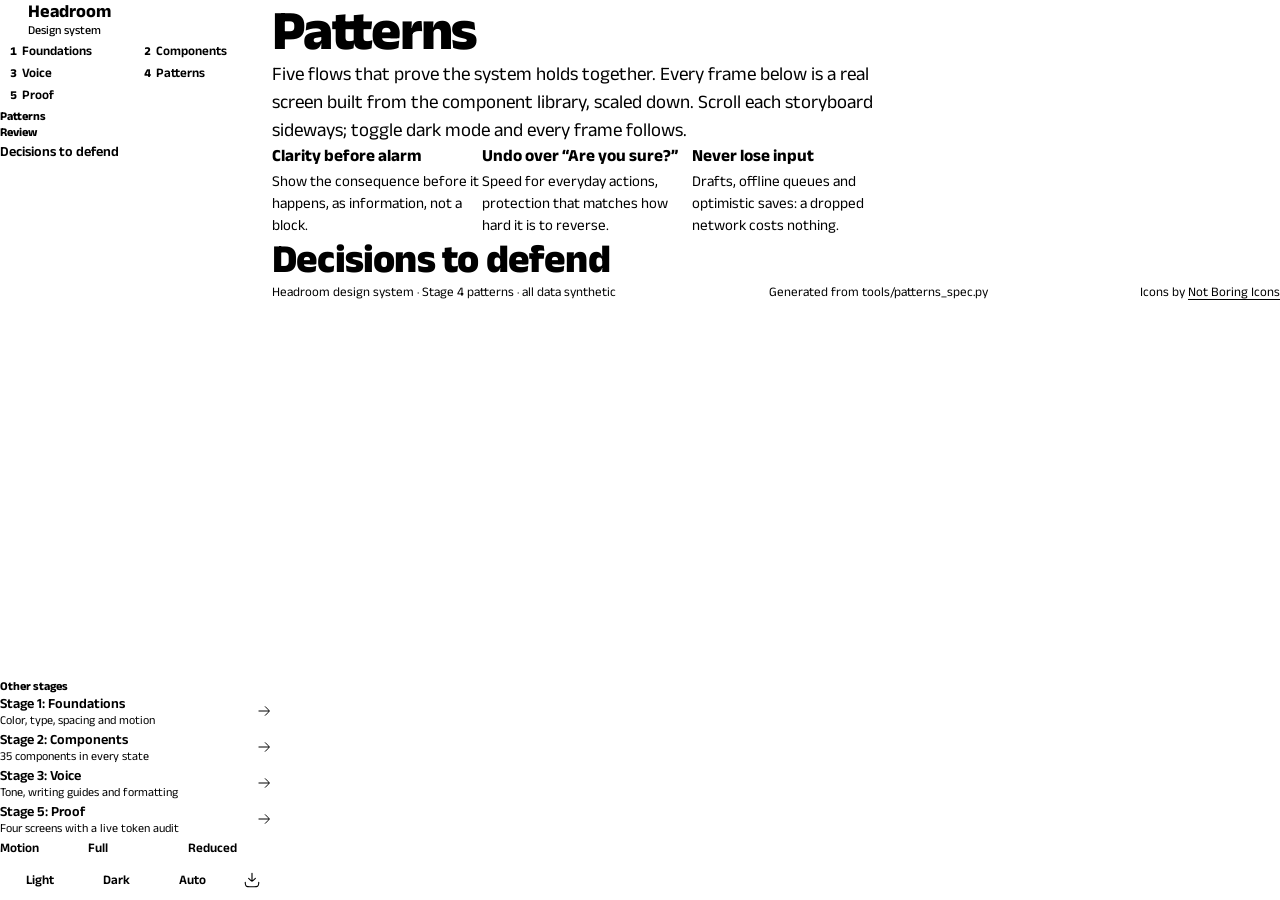
<file: site/patterns.template.html>
<!doctype html>
<html lang="en-IN">
<head>
<meta charset="utf-8">
<meta name="viewport" content="width=device-width, initial-scale=1">
<title>Headroom Patterns</title>
<meta name="description" content="Stage 4 of the Headroom design system: adding a transaction, creating a budget, onboarding, sensitive data and offline/error patterns, storyboarded with real components.">
<link rel="preconnect" href="https://fonts.googleapis.com">
<link rel="preconnect" href="https://fonts.gstatic.com" crossorigin>
<link href="https://fonts.googleapis.com/css2?family=Anek+Latin:wdth,wght@75..125,100..800&display=swap" rel="stylesheet">
<link rel="stylesheet" href="shell.css">
<link rel="stylesheet" href="nav.css">
<link rel="stylesheet" href="headroom.css">
<style>
/*__CSSVARS__*/

.pat{padding-top:var(--space-1600)}
.pat > h2{font-size:40px;line-height:44px;letter-spacing:-.02em;font-weight:800}
.pgoal{display:grid;grid-template-columns:minmax(0,1.4fr) minmax(0,1fr);gap:var(--space-600);margin-top:var(--space-400)}
.pgoal p{font-size:18px;line-height:27px}
.pgoal .m{font-size:14px;line-height:21px;color:var(--color-text-secondary);padding:var(--space-300) var(--space-400);border-radius:var(--radius-md);background:var(--color-surface-default);box-shadow:inset 0 0 0 1px var(--color-border-subtle)}
.pgoal .m b{display:block;color:var(--color-text-primary);font-size:13px;margin-bottom:2px}
.entry{display:flex;flex-wrap:wrap;gap:var(--space-200);margin-top:var(--space-400)}
.entry span{display:inline-flex;gap:6px;align-items:flex-start;font-size:14px;line-height:20px;padding:var(--space-200) var(--space-300);border-radius:var(--radius-md);background:var(--color-action-secondary);color:var(--color-action-on-secondary);max-width:360px}
.entry svg{width:16px;height:16px;margin-top:2px}
.board{display:flex;gap:var(--space-500);overflow-x:auto;padding:var(--space-600) var(--space-100) var(--space-400);margin:var(--space-200) calc(-1 * var(--space-100)) 0;scroll-snap-type:x proximity}
.step{flex:none;width:260px;display:flex;flex-direction:column;gap:var(--space-300);scroll-snap-align:start}
.step .n{display:flex;gap:var(--space-200);align-items:baseline}
.step .n b{width:24px;height:24px;flex:none;border-radius:50%;display:grid;place-items:center;font-size:13px;background:var(--color-text-primary);color:var(--color-surface-canvas)}
.step .n span{font-weight:700;font-size:16px;line-height:22px}
.step p{font-size:14px;line-height:20px;color:var(--color-text-secondary)}
.frame{width:260px;height:520px;border-radius:30px;overflow:hidden;position:relative;background:var(--color-surface-canvas);box-shadow:0 0 0 1px var(--color-border-subtle),var(--elevation-2);flex:none}
.scr{width:360px;height:720px;transform:scale(.7222);transform-origin:0 0;position:relative;overflow:hidden;background:var(--color-surface-canvas);font-size:16px}
.sbar{height:40px;display:flex;justify-content:space-between;align-items:center;padding:0 24px;font-size:14px;font-weight:700}
.sbar span:last-child{display:flex;gap:4px}.sbar svg{width:16px;height:16px}
.scr .hr-appbar{width:100%;border-radius:0;box-shadow:none;background:transparent}
.scr .body{padding:0 16px;display:flex;flex-direction:column;gap:12px}
.scr .hr-nav{position:absolute;bottom:0;left:0;right:0;width:100%}
.scr .gcard{width:100%}
.scr .gg{height:220px}
.fab{position:absolute;right:16px;bottom:96px;height:56px;padding:0 20px;border-radius:18px;background:var(--color-action-primary);color:var(--color-action-on-primary);display:flex;align-items:center;gap:8px;font-weight:700;box-shadow:var(--elevation-2)}
.fab.ring{box-shadow:0 0 0 4px var(--color-surface-canvas),0 0 0 7px var(--color-border-focus)}
.scr .hr-sheet{padding-bottom:20px}
.scr .hr-snack{position:absolute;left:16px;right:16px;bottom:96px;width:auto}
.scr .hr-list{width:100%}
.scr .hr-banner{margin:0}
.keysm{display:grid;grid-template-columns:repeat(3,1fr);gap:8px}
.keysm span{height:52px;border-radius:var(--radius-md);background:var(--color-surface-sunken);display:grid;place-items:center;font:600 24px/1 "Anek Latin",system-ui,sans-serif}
.keysm svg{width:22px;height:22px}
.cm{position:absolute;left:24px;right:24px;padding:12px 14px;border-radius:var(--radius-md);background:var(--color-surface-inverse);color:var(--color-text-inverse);font-size:15px;line-height:21px;box-shadow:var(--elevation-3);z-index:5}
.cm b{display:block}
.cm button{all:unset;margin-top:8px;font-weight:700;color:var(--color-action-on-inverse)}
.cm::after{content:"";position:absolute;left:40px;bottom:-6px;width:12px;height:12px;background:inherit;transform:rotate(45deg)}
.mk{font-variant-numeric:normal;letter-spacing:.06em}
.newrow{background:var(--color-finance-headroom)}
.ph-h{font-size:28px;line-height:34px;font-weight:700;letter-spacing:-.015em;padding:8px 16px 4px}
.ph-p{padding:0 16px;color:var(--color-text-secondary);font-size:15px;line-height:22px}
.dots{display:flex;gap:6px;padding:8px 16px}.dots i{width:24px;height:4px;border-radius:2px;background:var(--color-border-subtle)}.dots i.on{background:var(--color-action-primary)}
.bottom{position:absolute;left:16px;right:16px;bottom:24px;display:flex;flex-direction:column;gap:8px}
.otp{display:flex;gap:8px}.otp span{flex:1;height:56px;border-radius:var(--radius-md);background:var(--color-surface-sunken);box-shadow:inset 0 0 0 1px var(--color-border-default);display:grid;place-items:center;font-size:24px;font-weight:700}
.otp span.f{box-shadow:inset 0 0 0 2px var(--color-border-focus)}
.ex-tag{position:absolute;top:8px;left:8px;z-index:3;font-size:12px;font-weight:700;padding:2px 8px;border-radius:var(--radius-full);background:var(--color-surface-raised);color:var(--color-text-secondary)}
.seemore{list-style:none;margin:0;padding:0;display:flex;flex-direction:column;gap:10px}
.seemore li{display:flex;gap:10px;align-items:flex-start;font-size:15px;line-height:21px}
.seemore svg{color:var(--color-status-success);width:18px;height:18px;flex:none;margin-top:2px}
.seemore li.no svg{color:var(--color-status-danger)}
.cols2{display:grid;grid-template-columns:minmax(0,1fr) minmax(0,1fr);gap:var(--space-600);margin-top:var(--space-600)}
.cols2 h3{font-size:18px;line-height:24px;font-weight:700;margin-bottom:var(--space-300)}
.cols2 ul{margin:0;padding-left:20px;display:flex;flex-direction:column;gap:var(--space-200);font-size:15px;line-height:22px;color:var(--color-text-secondary)}
.etable{width:100%;border-collapse:collapse;font-size:14px;line-height:20px}
.etable td,.etable th{text-align:left;vertical-align:top;padding:var(--space-200) var(--space-400) var(--space-200) 0;border-bottom:1px solid var(--color-border-subtle)}
.etable th{font-size:12px;color:var(--color-text-secondary);font-weight:600}
.etable td:first-child{font-weight:600;width:34%}
.tiers{display:grid;grid-template-columns:repeat(3,minmax(0,1fr));gap:var(--space-400);margin-top:var(--space-600)}
.tier{border-radius:var(--radius-lg);padding:var(--space-500);background:var(--color-surface-default);box-shadow:inset 0 0 0 1px var(--color-border-subtle);display:flex;flex-direction:column;gap:var(--space-200)}
.tier .lvl{display:flex;gap:4px}.tier .lvl i{width:28px;height:6px;border-radius:3px;background:var(--color-border-subtle)}.tier .lvl i.on{background:var(--color-text-primary)}
.tier h4{font-size:18px;line-height:24px;font-weight:700}
.tier small{font-size:13px;line-height:18px;color:var(--color-text-secondary)}
.tier p{font-size:15px;line-height:22px}
.levels{display:flex;flex-direction:column;margin-top:var(--space-600);border-top:1px solid var(--color-border-subtle)}
.levels > div{display:grid;grid-template-columns:120px minmax(0,1fr) minmax(0,1.4fr);gap:var(--space-500);padding:var(--space-300) 0;border-bottom:1px solid var(--color-border-subtle);font-size:15px;line-height:22px;align-items:baseline}
.levels b{font-weight:700}.levels span:nth-child(2){color:var(--color-text-secondary)}
.built{display:flex;flex-wrap:wrap;gap:6px;margin-top:var(--space-500)}
.built span{font-size:12px;font-weight:600;padding:3px 10px;border-radius:var(--radius-full);background:var(--color-surface-sunken);color:var(--color-text-secondary)}
details.more{margin-top:var(--space-500);border-radius:var(--radius-md);box-shadow:inset 0 0 0 1px var(--color-border-subtle);background:var(--color-surface-default)}
details.more summary{cursor:pointer;padding:var(--space-300) var(--space-400);font-weight:600;list-style:none;display:flex;gap:8px;align-items:center}
details.more summary::-webkit-details-marker{display:none}
details.more[open] summary svg{transform:rotate(90deg)}
details.more > div{padding:0 var(--space-400) var(--space-500)}
.threads{display:grid;grid-template-columns:repeat(3,minmax(0,1fr));gap:var(--space-400);margin-top:var(--space-800)}
.threads div{padding-top:var(--space-300);border-top:2px solid var(--color-text-primary);font-size:15px;line-height:22px;color:var(--color-text-secondary)}
.threads b{display:block;color:var(--color-text-primary);font-size:17px;margin-bottom:4px}
.dec{display:flex;flex-direction:column;border-top:2px solid var(--color-text-primary);margin-top:var(--space-600)}
.dec > div{display:grid;grid-template-columns:minmax(0,1fr) minmax(0,1.6fr);gap:var(--space-800);padding:var(--space-600) 0;border-bottom:1px solid var(--color-border-subtle)}
.dec h3{font-size:22px;line-height:28px}
.dec p{color:var(--color-text-secondary);font-size:16px;line-height:24px}
footer{margin-top:var(--space-1600);padding-top:var(--space-600);border-top:1px solid var(--color-border-subtle);font-size:13px;color:var(--color-text-secondary);display:flex;flex-wrap:wrap;justify-content:space-between;gap:var(--space-300)}
@media (max-width:1199px){main{padding:0 var(--space-800) var(--space-1600)}}
@media (max-width:839px){
  main{padding:0 var(--space-400) var(--space-1200)}
  .intro h1{font-size:40px;line-height:44px}
  .pat > h2{font-size:30px;line-height:34px}
  .pgoal,.cols2,.tiers,.threads,.dec > div{grid-template-columns:minmax(0,1fr)}
  .levels > div{grid-template-columns:minmax(0,1fr);gap:var(--space-100)}
}

</style>
</head>
<body>
<div class="shell">
<aside class="side" data-page="patterns.html"></aside>
<main>
<div class="wrap">
  <header class="intro">
    <h1>Patterns</h1>
    <p>Five flows that prove the system holds together. Every frame below is a real screen built from the component library, scaled down. Scroll each storyboard sideways; toggle dark mode and every frame follows.</p>
    <div class="threads">
      <div><b>Clarity before alarm</b>Show the consequence before it happens, as information, not a block.</div>
      <div><b>Undo over “Are you sure?”</b>Speed for everyday actions, protection that matches how hard it is to reverse.</div>
      <div><b>Never lose input</b>Drafts, offline queues and optimistic saves: a dropped network costs nothing.</div>
    </div>
  </header>
  <div id="pats"></div>
  <section class="pat" id="decisions" aria-labelledby="h-dec" data-toc-group="Review"><h2 id="h-dec">Decisions to defend</h2><div class="dec" id="dec"></div></section>
  <footer><span>Headroom design system · Stage 4 patterns · all data synthetic</span><span>Generated from tools/patterns_spec.py</span><span>Icons by <a href="https://www.notboringicons.com" target="_blank" rel="noopener">Not Boring Icons</a></span></footer>
</div>
</main>
</div>

<script src="icons.js"></script>
<script>
const T = /*__TOKENS__*/null;
const $ = s => document.querySelector(s);
const I = (n, a = '') => `<i data-lucide="${n}" ${a}></i>`;
const inr = n => new Intl.NumberFormat('en-IN').format(n);
const esc = s => String(s).replace(/&/g, '&amp;').replace(/</g, '&lt;');

const root = document.documentElement;

/* ---------- screen kit (composes headroom.css components) ---------- */
const sbar = () => `<div class="sbar"><span>9:41</span><span>${I('signal')}${I('wifi')}${I('battery-full')}</span></div>`;
const sbarOff = () => `<div class="sbar"><span>9:41</span><span>${I('signal-low')}${I('wifi-off')}${I('battery-full')}</span></div>`;
const scr = (html, label) => `<div class="frame" role="img" aria-label="${label}"><div class="scr">${html}</div></div>`;
const bar = (title, o = {}) => `<div class="hr-appbar"><div class="ab-row">${o.back ? `<button class="hr-ibtn" aria-label="Back">${I(o.close ? 'x' : 'chevron-left')}</button>` : '<span style="width:8px"></span>'}<h4>${o.large ? '' : title}</h4>${(o.actions || []).map(a => `<button class="hr-ibtn" aria-label="${a}">${I(a)}</button>`).join('')}</div>${o.large ? `<div class="ab-large" style="padding-top:0">${title}</div>` : ''}</div>`;
const nav = (on = 'Home') => `<nav class="hr-nav">${[['house', 'Home'], ['arrow-left-right', 'Activity'], ['gauge', 'Budgets'], ['target', 'Goals']].map(([i, n]) => `<a ${n === on ? 'aria-current="page"' : ''}><span>${I(i)}</span>${n}</a>`).join('')}</nav>`;
function gauge(pct, o = {}) {
  const LIM = 52000, spent = pct === .645 ? 33550 : Math.round(LIM * pct), room = LIM - spent, s = pct > 1 ? 'over' : pct >= .8 ? 'near' : 'ok';
  const fill = s === 'over' ? 'var(--color-finance-over-fill)' : s === 'near' ? 'var(--color-finance-near-fill)' : 'var(--color-finance-spent)';
  const m = v => o.hidden ? '<span class="mk">•••••</span>' : inr(v);
  return `<div class="gcard"><div class="gtop"><span>October · 13 days left</span>${o.eye === false ? '' : `<button class="hr-ibtn" aria-pressed="${!!o.hidden}" aria-label="Hide balances">${I(o.hidden ? 'eye-off' : 'eye')}</button>`}</div>
    <div class="gg"><div class="line dash"></div><span class="lim">Limit ₹${m(LIM)}</span><div class="room"><p>Headroom</p><b><span class="rs">₹</span>${o.peek ? inr(room) : m(room)}</b></div>
    <div class="fill" style="height:${Math.min(pct, 1.16) * 84}%;background:${fill}"></div><div class="spent">Spent so far<b>₹${m(spent)}</b></div></div>
    ${o.stale ? `<p class="help" style="display:flex;gap:6px;align-items:center">${I('history', 'style="width:14px;height:14px"')}Updated 2h ago · pull to refresh</p>` : `<p class="gstat ok">${I('circle-check')}On track · about ₹${o.hidden ? '•••' : inr(Math.round(room / 13))} a day</p>`}</div>`;
}
const row = (icon, t, sub, amt, cls = '', extra = '', rc = '') => `<div class="hr-row two ${rc}"><span class="tile">${I(icon)}</span><span><b>${t}</b><small>${sub}</small></span><span class="tr"><span class="a ${cls}">${amt}</span>${extra}</span></div>`;
const tag = (i, t, st = '') => `<span class="hr-tag" style="${st}">${I(i)}${t}</span>`;
const keypad = () => `<div class="keysm">${['1', '2', '3', '4', '5', '6', '7', '8', '9', '.', '0'].map(k => `<span>${k}</span>`).join('')}<span>${I('delete')}</span></div>`;
const bud = (n, s, l, mini) => { const p = s / l, st = p > 1 ? 'over' : p >= .8 ? 'near' : 'ok', f = st === 'over' ? 'var(--color-finance-over-fill)' : st === 'near' ? 'var(--color-finance-near-fill)' : 'var(--color-finance-spent)';
  return `<div class="bud" style="width:100%"><div class="bud-h"><span>${n}</span><span>₹${inr(s)} of ₹${inr(l)}</span></div><div class="track ${mini ? 'mini' : ''}" style="width:${st === 'over' ? 88 : 100}%"><div class="f" style="width:${Math.min(p, 1.3) * 100}%;background:${f}"></div><div class="lim" style="left:calc(100% - 1px)"></div></div></div>`; };

/* ---------- storyboards: [frame html, step index into spec steps] ---------- */
const BOARDS = {
 'add-transaction': [
  [scr(sbar() + bar('', { actions: ['eye', 'bell'] }) + `<div class="body">${gauge(.645)}</div><div class="fab ring">${I('plus')}Add</div>` + nav('Home'), 'Home screen with the Add button highlighted'), 'Entry: the Add button', 'Floats above the nav on Home and Activity, within thumb reach. Notifications and the widget open the same sheet.'],
  [scr(sbar() + `<div class="scrim"></div><div class="hr-sheet"><div class="handle"></div><div class="hr-seg" style="width:100%"><button aria-pressed="true">Expense</button><button>Income</button></div><div class="hr-amount" style="padding:8px 0"><span class="v num zero"><span class="rs">₹</span>0<span class="caret"></span></span><span class="ctx">HDFC Savings · Today</span></div>${keypad()}<button class="hr-btn lg block">Add expense</button></div>`, 'Add expense sheet with keypad'), 0],
  [scr(sbar() + `<div class="scrim"></div><div class="hr-sheet"><div class="handle"></div><div class="hr-amount" style="padding:4px 0"><span class="v num"><span class="rs">₹</span>386<span class="caret"></span></span><span class="ctx" style="color:var(--color-text-primary)">₹1,414 left in Food after this</span></div><div class="chips" style="justify-content:center"><button class="hr-chip" aria-pressed="true">${I('check')}Food</button><button class="hr-chip">${I('shopping-basket')}Groceries</button><button class="hr-chip">${I('ellipsis')}More</button></div>${keypad()}<button class="hr-btn lg block">Add ₹386 expense</button><button class="hr-btn ghost block" style="height:36px">More details</button></div>`, 'Amount typed with suggested categories'), 1],
  [scr(sbar() + bar('Activity', { large: true, actions: ['search'] }) + `<div class="body" style="padding:0"><div class="hr-list" style="border-radius:0;box-shadow:none"><div class="dhead"><span>Today</span><span class="num">−₹386</span></div>${row('utensils', 'Food and dining', 'Just now · HDFC Savings', '−₹386', '', '', 'newrow')}<div class="dhead"><span>Yesterday</span><span class="num">−₹500</span></div>${row('bus', 'Namma Metro', 'Transport · 8:40 am', '−₹500')}${row('coffee', 'Blue Tokai', 'Food and dining · 9:05 am', '−₹280')}</div></div><div class="hr-snack"><span>Expense added</span><button>Undo</button></div>` + nav('Activity'), 'Activity list with the new row and an Undo snackbar'), 3],
 ],
 'create-budget': [
  [scr(sbar() + bar('New budget', { back: true, close: true }) + `<div class="dots"><i class="on"></i><i></i><i></i><i></i></div><div class="ph-h">Monthly limit</div><p class="ph-p">You spent about ₹48,200 a month over the last 3 months.</p><div class="body" style="margin-top:12px"><div class="hr-field" style="width:100%"><label>Limit for October</label><div class="hr-input amount is-focus"><span class="pre">₹</span><input value="52,000" aria-label="Limit"></div><span class="help">Suggested from your spending · edit freely</span></div><div class="hcomp" style="max-width:none;grid-template-columns:minmax(0,1fr)"><div class="hbar"><div class="fill" style="width:41%"></div><div class="vline"></div></div><p class="gstat ok">${I('circle-check')}₹30,700 of headroom so far this month</p></div></div><div class="bottom"><button class="hr-btn lg block">Continue</button></div>`, 'Set monthly limit with live preview'), 0],
  [scr(sbar() + bar('New budget', { back: true }) + `<div class="dots"><i class="on"></i><i class="on"></i><i></i><i></i></div><div class="ph-h">Split it up</div><p class="ph-p">Pre-filled from your last 3 months.</p><div class="body" style="margin-top:8px"><div class="hr-list">${[['house', 'Rent', '22,000'], ['utensils', 'Food and dining', '10,000'], ['bus', 'Transport', '4,000'], ['shopping-bag', 'Shopping', '6,000'], ['zap', 'Bills', '3,800']].map(([i, n, v]) => `<div class="hr-row"><span class="tile">${I(i)}</span><span><b>${n}</b></span><span class="tr"><span class="a" style="font-size:16px">₹${v}</span></span></div>`).join('')}</div><div class="hr-alert info" style="width:100%">${I('info')}<div><p>₹6,200 not assigned. That's fine, it stays as headroom.</p></div></div></div>`, 'Category limits pre-filled'), 1],
  [scr(sbar() + bar('New budget', { back: true }) + `<div class="dots"><i class="on"></i><i class="on"></i><i class="on"></i><i></i></div><div class="ph-h">When does your month start?</div><div class="body" style="margin-top:8px"><label class="rcard" style="width:100%;box-shadow:inset 0 0 0 2px var(--color-action-primary);background:var(--color-action-secondary)"><span class="tile brand">${I('briefcase')}</span><span><b>On payday (1st)</b><small>Headroom resets when salary lands</small></span></label><label class="rcard" style="width:100%"><span class="tile">${I('calendar')}</span><span><b>Calendar month</b><small>1st to the last day</small></span></label><div style="font-weight:700;margin-top:8px">Alerts</div><label class="hr-switch" style="width:100%">At 80% of a limit<input type="checkbox" role="switch" checked></label><label class="hr-switch" style="width:100%">When a limit is crossed<input type="checkbox" role="switch" checked></label><p class="help">“₹1,800 left for food. That's about ₹138 a day.”</p></div>`, 'Month start and alerts'), 2],
  [scr(sbar() + bar('Budgets', { large: true, actions: ['eye'] }) + `<div class="body">${gauge(.645, { eye: false })}<div class="hr-card" style="width:100%">${bud('Food and dining', 8200, 10000, true)}${bud('Transport', 2150, 4000, true)}${bud('Shopping', 6740, 6000, true)}</div></div><div class="hr-snack"><span>Budget started</span></div>` + nav('Budgets'), 'Budgets screen live'), 3],
 ],
 'onboarding': [
  [scr(sbar() + `<div style="position:relative;margin:16px;border-radius:var(--radius-lg)"><span class="ex-tag">Example</span>${gauge(.5, { eye: false })}</div><div class="ph-h">See how much room you have left this month</div><p class="ph-p">Headroom shows money left, not just money spent.</p><div class="bottom"><button class="hr-btn lg block">Get started</button><button class="hr-btn ghost block">I have an account</button></div>`, 'Welcome with example gauge'), 0],
  [scr(sbar() + bar('', { back: true }) + `<div class="dots"><i class="on"></i><i></i><i></i><i></i><i></i></div><div class="ph-h">Enter the code we sent</div><p class="ph-p">Sent to +91 98••• ••210</p><div class="body" style="margin-top:16px"><div class="otp"><span>4</span><span>8</span><span>2</span><span class="f"></span><span></span><span></span></div><p class="help">Resend in 0:24</p></div><div class="bottom"><button class="hr-btn lg block">Verify</button></div>`, 'OTP sign in'), 1],
  [scr(sbar() + bar('', { back: true }) + `<div class="dots"><i class="on"></i><i class="on"></i><i></i><i></i><i></i></div><div style="display:grid;place-items:center;margin:32px 0 8px"><span class="tile brand" style="width:80px;height:80px;border-radius:24px">${I('scan-face', 'style="width:40px;height:40px"')}</span></div><div class="ph-h" style="text-align:center">Lock Headroom with Face ID</div><p class="ph-p" style="text-align:center">Your balances stay private if someone else picks up your phone.</p><div class="bottom"><button class="hr-btn lg block">Turn on Face ID</button><button class="hr-btn ghost block">Not now</button></div>`, 'App lock'), 2],
  [scr(sbar() + bar('', { back: true }) + `<div class="dots"><i class="on"></i><i class="on"></i><i class="on"></i><i class="on"></i><i></i></div><div class="ph-h">Import your transactions</div><p class="ph-p">Through India's Account Aggregator network. You choose the accounts and for how long.</p><div class="body" style="margin-top:16px"><ul class="seemore"><li>${I('check')}We can read your transactions</li><li>${I('check')}Revoke access any time in Settings</li><li class="no">${I('x')}We can never move your money</li><li class="no">${I('x')}We never see your bank password</li></ul></div><div class="bottom"><button class="hr-btn lg block">Connect a bank</button><button class="hr-btn outline block">Add expenses myself</button></div>`, 'Connect bank explanation'), 4],
  [scr(sbar() + bar('', { actions: ['eye', 'bell'] }) + `<div class="body">${gauge(.41)}</div><div class="cm" style="top:300px"><b>This is your headroom</b>Money left under your limit. It goes down as you spend and resets on the 1st.<br><button>Got it</button></div>` + nav('Home'), 'Home with coach mark'), 6],
 ],
 'sensitive-data': [
  [scr(sbar() + bar('', { actions: ['eye-off', 'bell'] }) + `<div class="body">${gauge(.645, { hidden: true })}<div class="hr-list">${row('utensils', 'Swiggy', 'Food · Today', '<span class="mk">₹ •••••</span>')}${row('briefcase', 'Acme Ltd', 'Salary · 1 Oct', '<span class="mk">₹ •••••</span>', 'in')}</div></div>` + nav('Home'), 'Balances hidden'), 0],
  [scr(sbar() + bar('', { actions: ['eye-off', 'bell'] }) + `<div class="body">${gauge(.645, { hidden: true, peek: true })}</div><div class="cm" style="top:140px;left:24px;right:auto;width:220px">Revealed for 3 seconds</div>` + nav('Home'), 'Press and hold to peek'), 1],
  [scr(sbar() + bar('Activity', { large: true }) + `<div class="body" style="padding:0"><div class="hr-list" style="border-radius:0;box-shadow:none"><div class="dhead"><span>Today</span><span class="num">−₹280</span></div>${row('coffee', 'Blue Tokai', 'Food and dining · 9:05 am', '−₹280')}${row('bus', 'Namma Metro', 'Transport · 8:40 am', '−₹500')}</div></div><div class="hr-snack"><span>Transaction deleted</span><button>Undo</button></div>` + nav('Activity'), 'Reversible delete with Undo'), 'Reversible: do it, offer Undo', 'Deleting a transaction happens immediately. Undo stays for 8 seconds, and Recently deleted keeps it for 30 days.'],
  [scr(sbar() + `<div class="scrim"></div><div class="hr-dialog" role="alertdialog"><span class="ico">${I('trash-2')}</span><h4>Delete the Goa trip goal?</h4><p>Your ₹38,000 stays in your account. Only the goal and its history are deleted. This can't be undone.</p><div class="acts"><button class="hr-btn danger block">Delete goal</button><button class="hr-btn outline block is-focus">Keep goal</button></div></div>`, 'Irreversible scoped confirmation'), 'Scoped: name the consequence', 'The dialog title is a question, the body says exactly what is lost and what is kept, and Cancel has focus.'],
  [scr(sbar() + bar('Delete account', { back: true }) + `<div class="body" style="margin-top:8px"><div class="hr-alert danger" style="width:100%">${I('triangle-alert')}<div><b>This erases everything</b><p>Transactions, budgets, goals and bank connections. You'll have 7 days to change your mind.</p></div></div><div class="hr-field" style="width:100%"><label>Type the last 4 digits of your phone number</label><div class="hr-input is-focus"><input value="02" aria-label="Last 4 digits"></div></div></div><div class="bottom"><button class="hr-btn lg block danger">Delete my account</button><button class="hr-btn ghost block">Cancel</button></div>`, 'Account deletion with type-to-confirm'), 'Account-wide: re-authenticate', 'Re-authentication, type-to-confirm with the last 4 digits of your phone number, then a 7-day grace period with one-tap restore.'],
 ],
 'offline-errors': [
  [scr(sbarOff() + bar('', { actions: ['eye', 'bell'] }) + `<div class="hr-banner" role="status">${I('wifi-off')}<span>You're offline. Changes will sync when you're back.</span></div><div class="body" style="margin-top:12px">${gauge(.645, { stale: true })}</div>` + nav('Home'), 'Offline banner with cached data'), 0],
  [scr(sbarOff() + bar('Activity', { large: true }) + `<div class="hr-banner" role="status">${I('wifi-off')}<span>You're offline</span></div><div class="body" style="padding:0"><div class="hr-list" style="border-radius:0;box-shadow:none"><div class="dhead"><span>Today</span><span class="num">−₹666</span></div>${row('utensils', 'Food and dining', 'Just now', '−₹386', '', tag('cloud-off', 'Not synced'))}${row('coffee', 'Blue Tokai', '9:05 am', '−₹280', '', tag('cloud-off', 'Not synced'))}${row('bus', 'Namma Metro', 'Yesterday', '−₹500')}</div></div>` + nav('Activity'), 'Queued offline entries'), 'Queued, not lost', 'Adds and edits made offline appear immediately with a Not synced tag, and clear silently once sync succeeds.'],
  [scr(sbar() + bar('Budgets', { large: true }) + `<div class="body"><div class="hr-banner warning" style="border-radius:var(--radius-md)">${I('link-2-off')}<span>HDFC connection expired</span><button class="hr-btn sm tonal">Reconnect</button></div><div class="hr-card" style="width:100%">${bud('Food and dining', 8200, 10000, true)}${bud('Transport', 2150, 4000, true)}</div><div class="hr-card" style="width:100%"><div class="ch">Goals</div><div class="hr-alert danger" style="width:auto">${I('cloud-off')}<div><p>Couldn't load goals.</p><a href="#" onclick="return false">Retry loading goals</a></div></div></div></div>` + nav('Budgets'), 'Section-level error, rest works'), 3],
  [scr(sbar() + bar('Insights', { back: true }) + `<div class="hr-empty" style="margin:40px 16px;width:auto;box-shadow:none;background:transparent"><span class="big" style="background:var(--color-status-danger-bg);color:var(--color-status-danger)">${I('cloud-off')}</span><h4>Insights couldn't load</h4><p>This needs a connection the first time. Your transactions and budgets still work.</p><button class="hr-btn">Try again</button><span class="help">Code 503 · for support</span></div>`, 'Screen-level error'), 'Screen-level error, rarely', 'Only when nothing can be shown from cache. It says what still works, offers Try again, and keeps the code small for support.'],
 ],
};

/* ---------- render ---------- */
const pats = $('#pats');
T.patterns.forEach(p => {
  const frames = (BOARDS[p.id] || []).map(([html, s, d], k) => {
    const [title, desc] = typeof s === 'number' ? p.steps[s] : [s, d];
    return `<div class="step">${html}<div class="n"><b>${k + 1}</b><span>${title}</span></div><p>${esc(desc)}</p></div>`;
  }).join('');
  const tiers = p.tiers ? `<div class="tiers">${p.tiers.map(([t, ex, tr], i) => `<div class="tier"><div class="lvl">${[0, 1, 2].map(j => `<i class="${j <= i ? 'on' : ''}"></i>`).join('')}</div><h4>${t}</h4><small>${esc(ex)}</small><p>${esc(tr)}</p></div>`).join('')}</div>` : '';
  const levels = p.levels ? `<h3 style="font-size:22px;line-height:28px;font-weight:700;margin-top:var(--space-800)">Error hierarchy</h3><p class="muted" style="margin-top:4px">Show each failure at the smallest scope that explains it.</p><div class="levels">${p.levels.map(([a, b, c]) => `<div><b>${a}</b><span>${esc(b)}</span><span>${esc(c)}</span></div>`).join('')}</div>` : '';
  pats.insertAdjacentHTML('beforeend', `<section class="pat" id="${p.id}" aria-labelledby="h-${p.id}"><h2 id="h-${p.id}">${p.name}</h2>
    <div class="pgoal"><p>${esc(p.goal)}</p><div class="m"><b>How we'll know it works</b>${esc(p.measure)}</div></div>
    <div class="entry">${p.entry.map(e => `<span>${I('log-in')}${esc(e)}</span>`).join('')}</div>
    <div class="board" tabindex="0" aria-label="${p.name} storyboard">${frames}</div>
    ${tiers}${levels}
    <div class="cols2"><div><h3>Rules</h3><ul>${p.rules.map(r => `<li>${esc(r)}</li>`).join('')}</ul></div><div><h3>Accessibility</h3><ul>${p.a11y.map(r => `<li>${esc(r)}</li>`).join('')}</ul></div></div>
    <details class="more"><summary>${I('chevron-right', 'style="width:18px;height:18px"')}Edge cases (${p.edges.length})</summary><div><table class="etable"><thead><tr><th>Case</th><th>Behaviour</th></tr></thead><tbody>${p.edges.map(([a, b]) => `<tr><td>${esc(a)}</td><td>${esc(b)}</td></tr>`).join('')}</tbody></table></div></details>
    <div class="built">${p.components.map(c => `<span>${c}</span>`).join('')}</div></section>`);
});
$('#dec').innerHTML = T.patternDecisions.map(([a, b]) => `<div><h3>${a}</h3><p>${esc(b)}</p></div>`).join('');
if (window.lucide) lucide.createIcons();
</script>
<script src="nav.js"></script>
<script src="motion.js"></script>
</body>
</html>
</file>
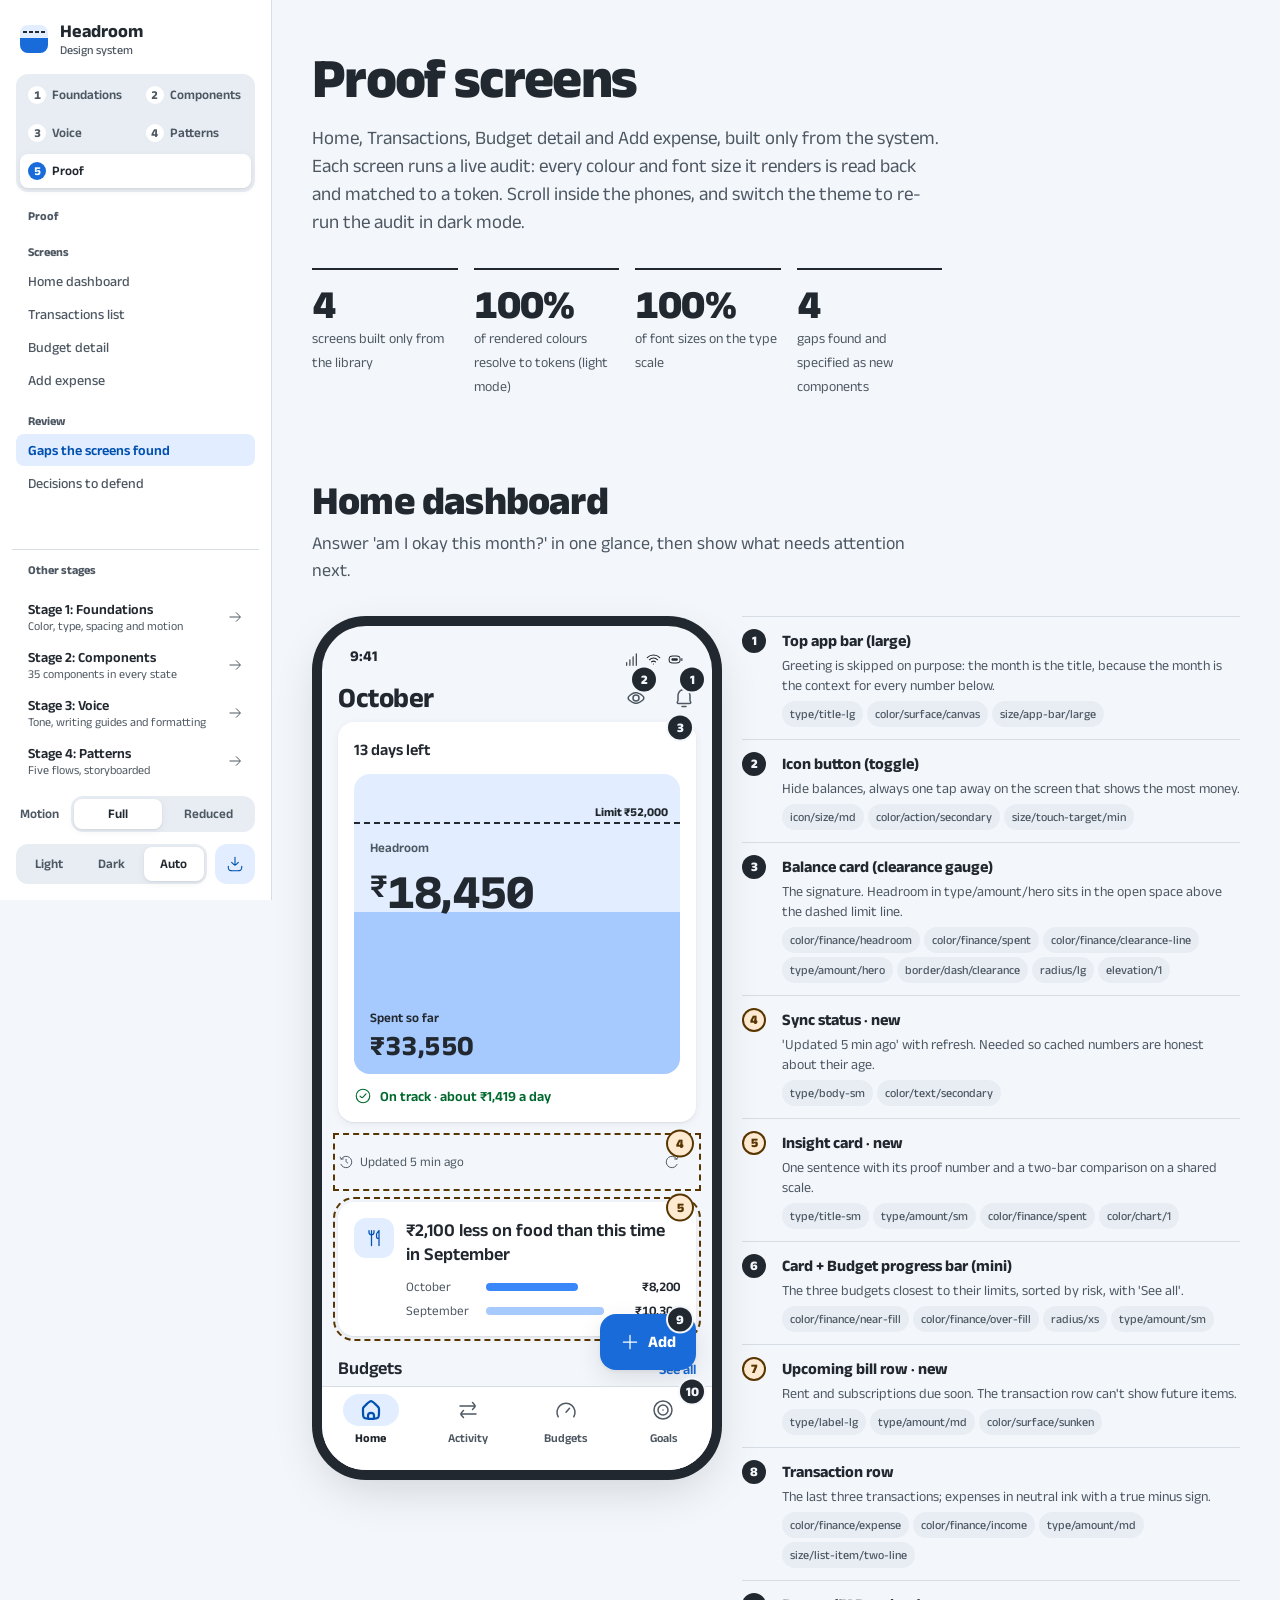
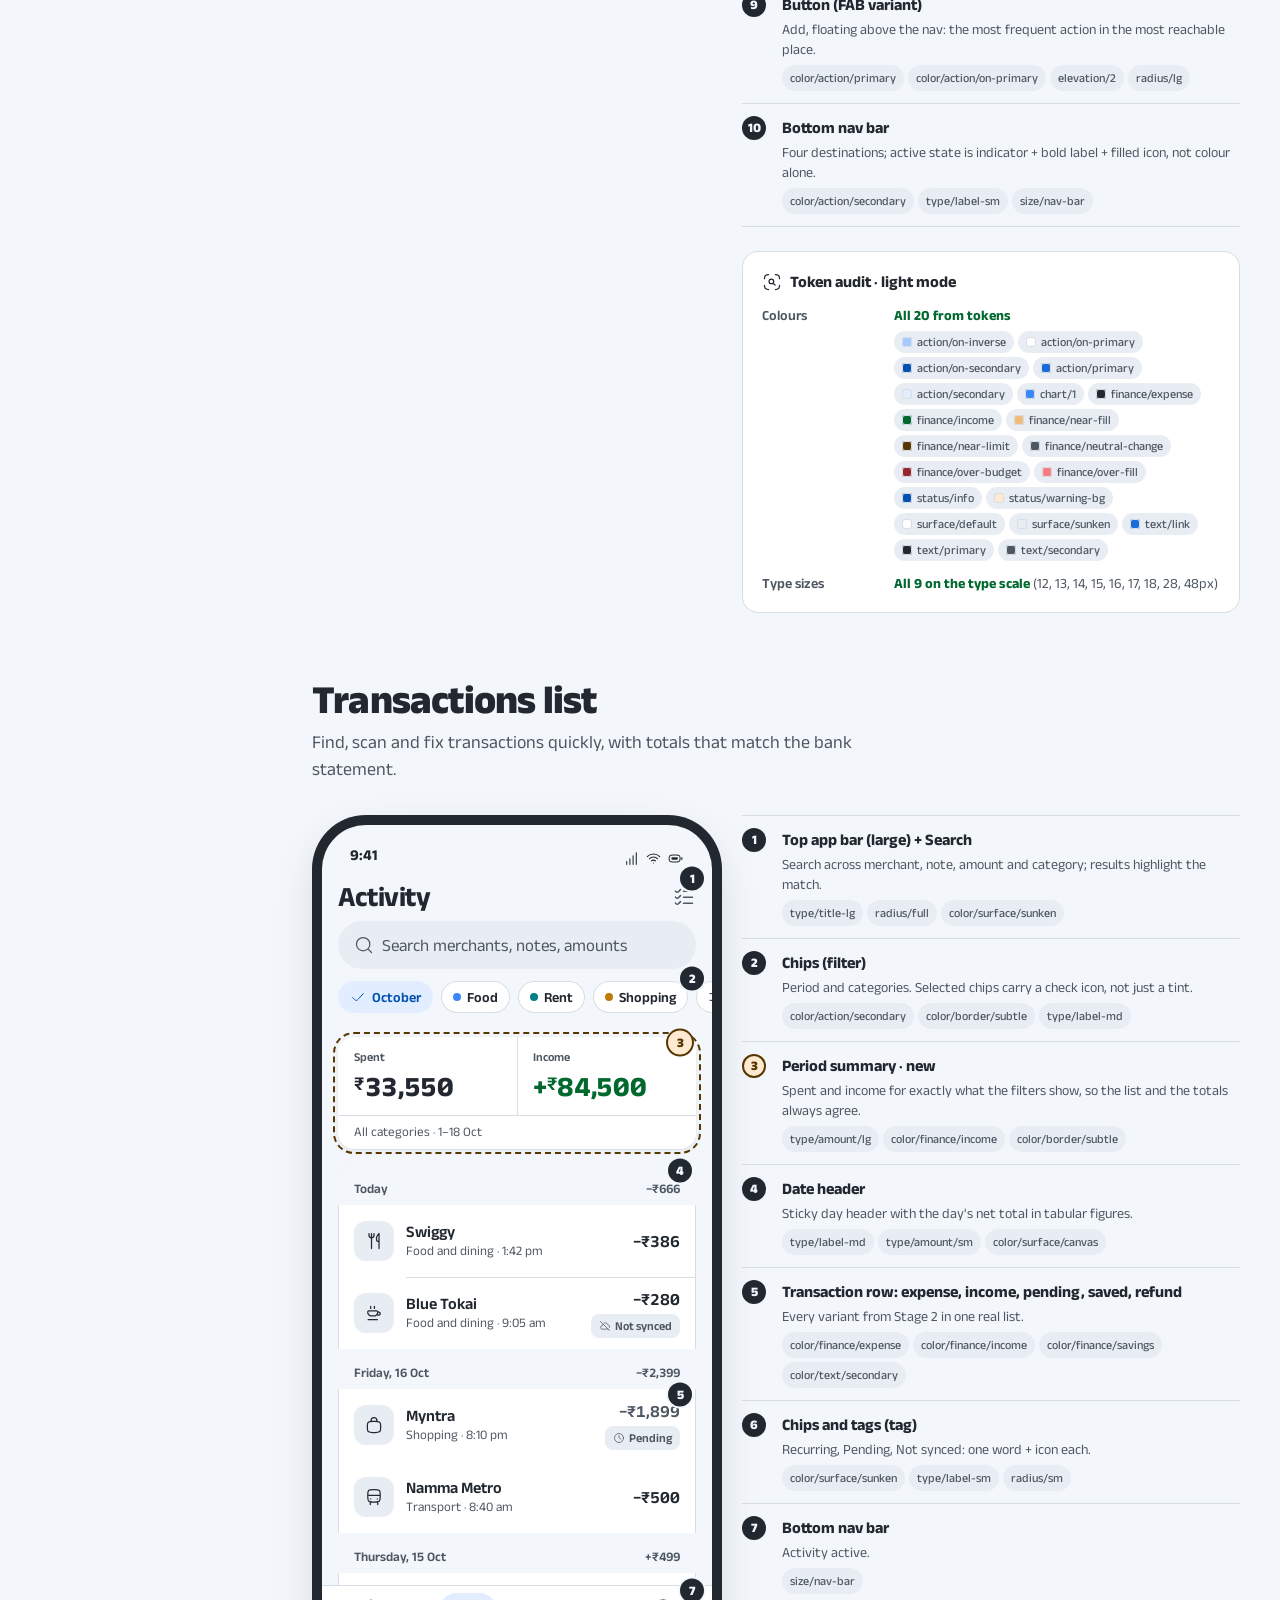
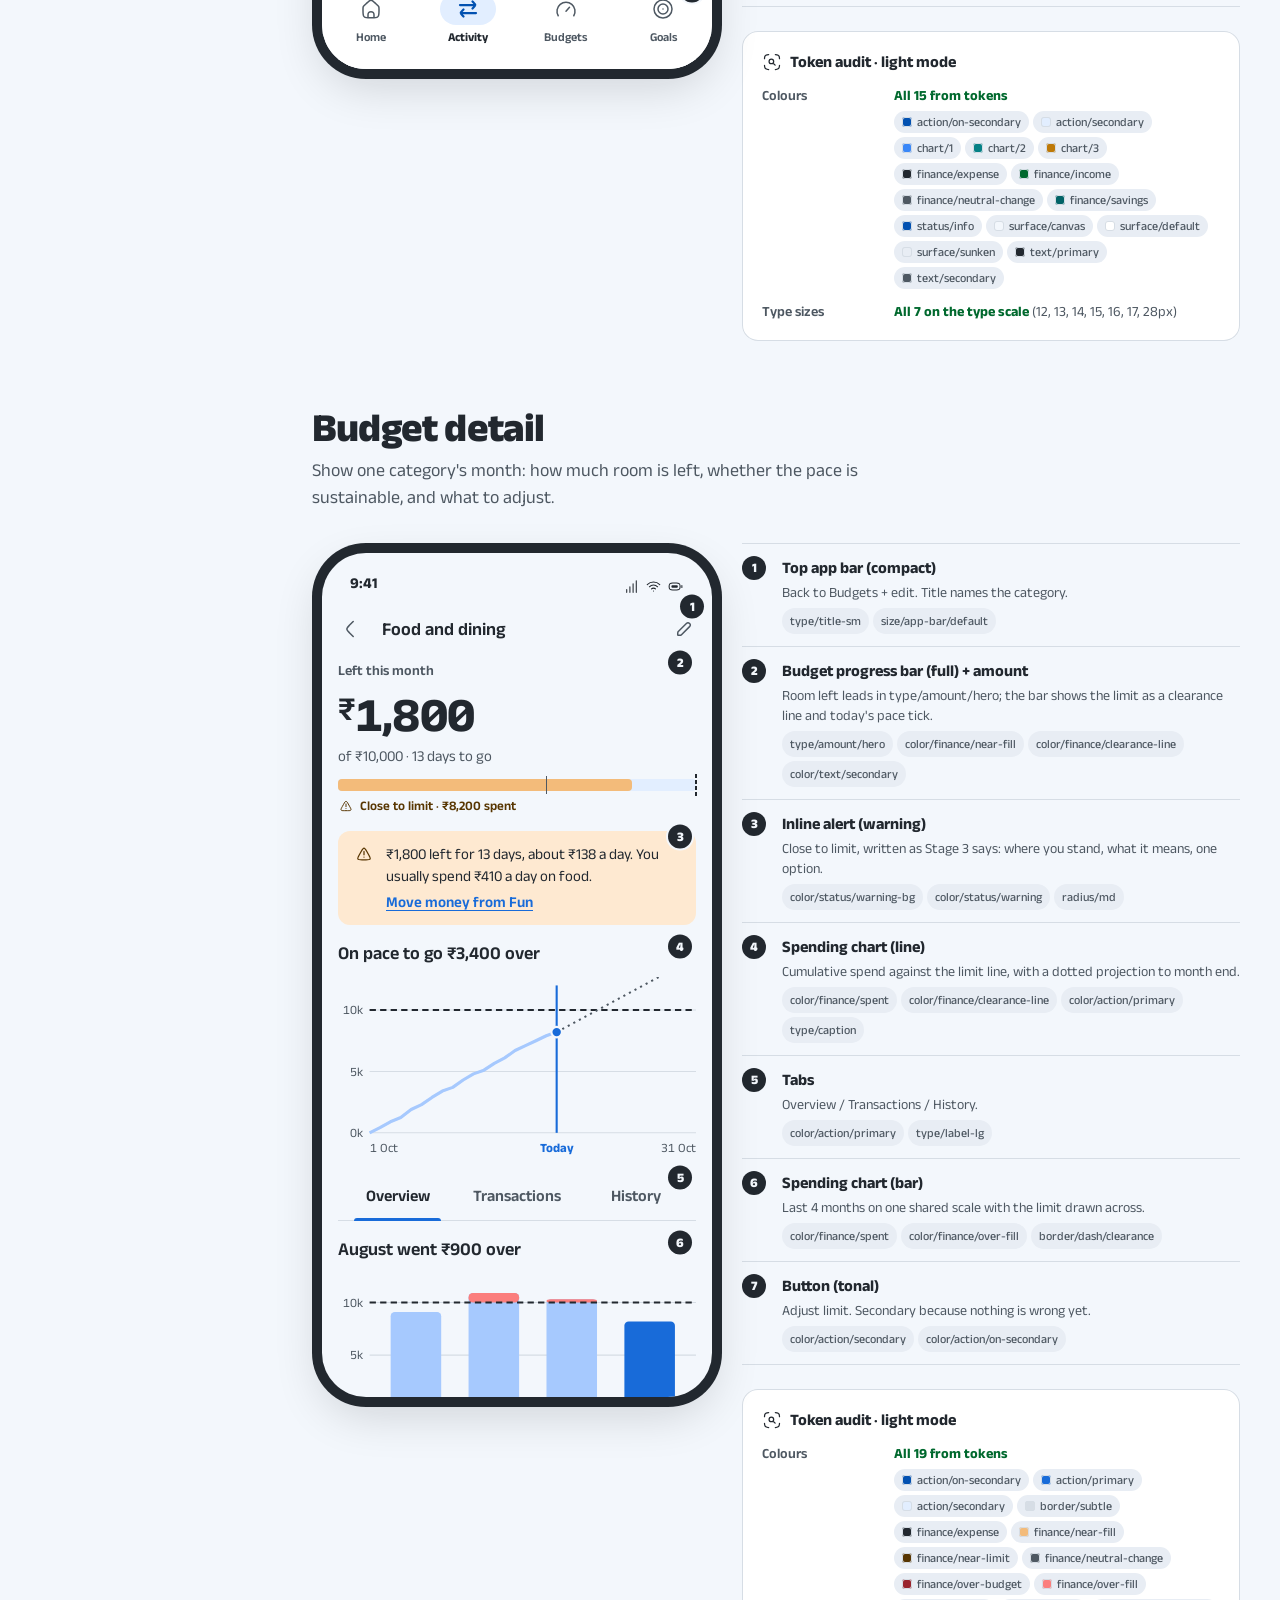
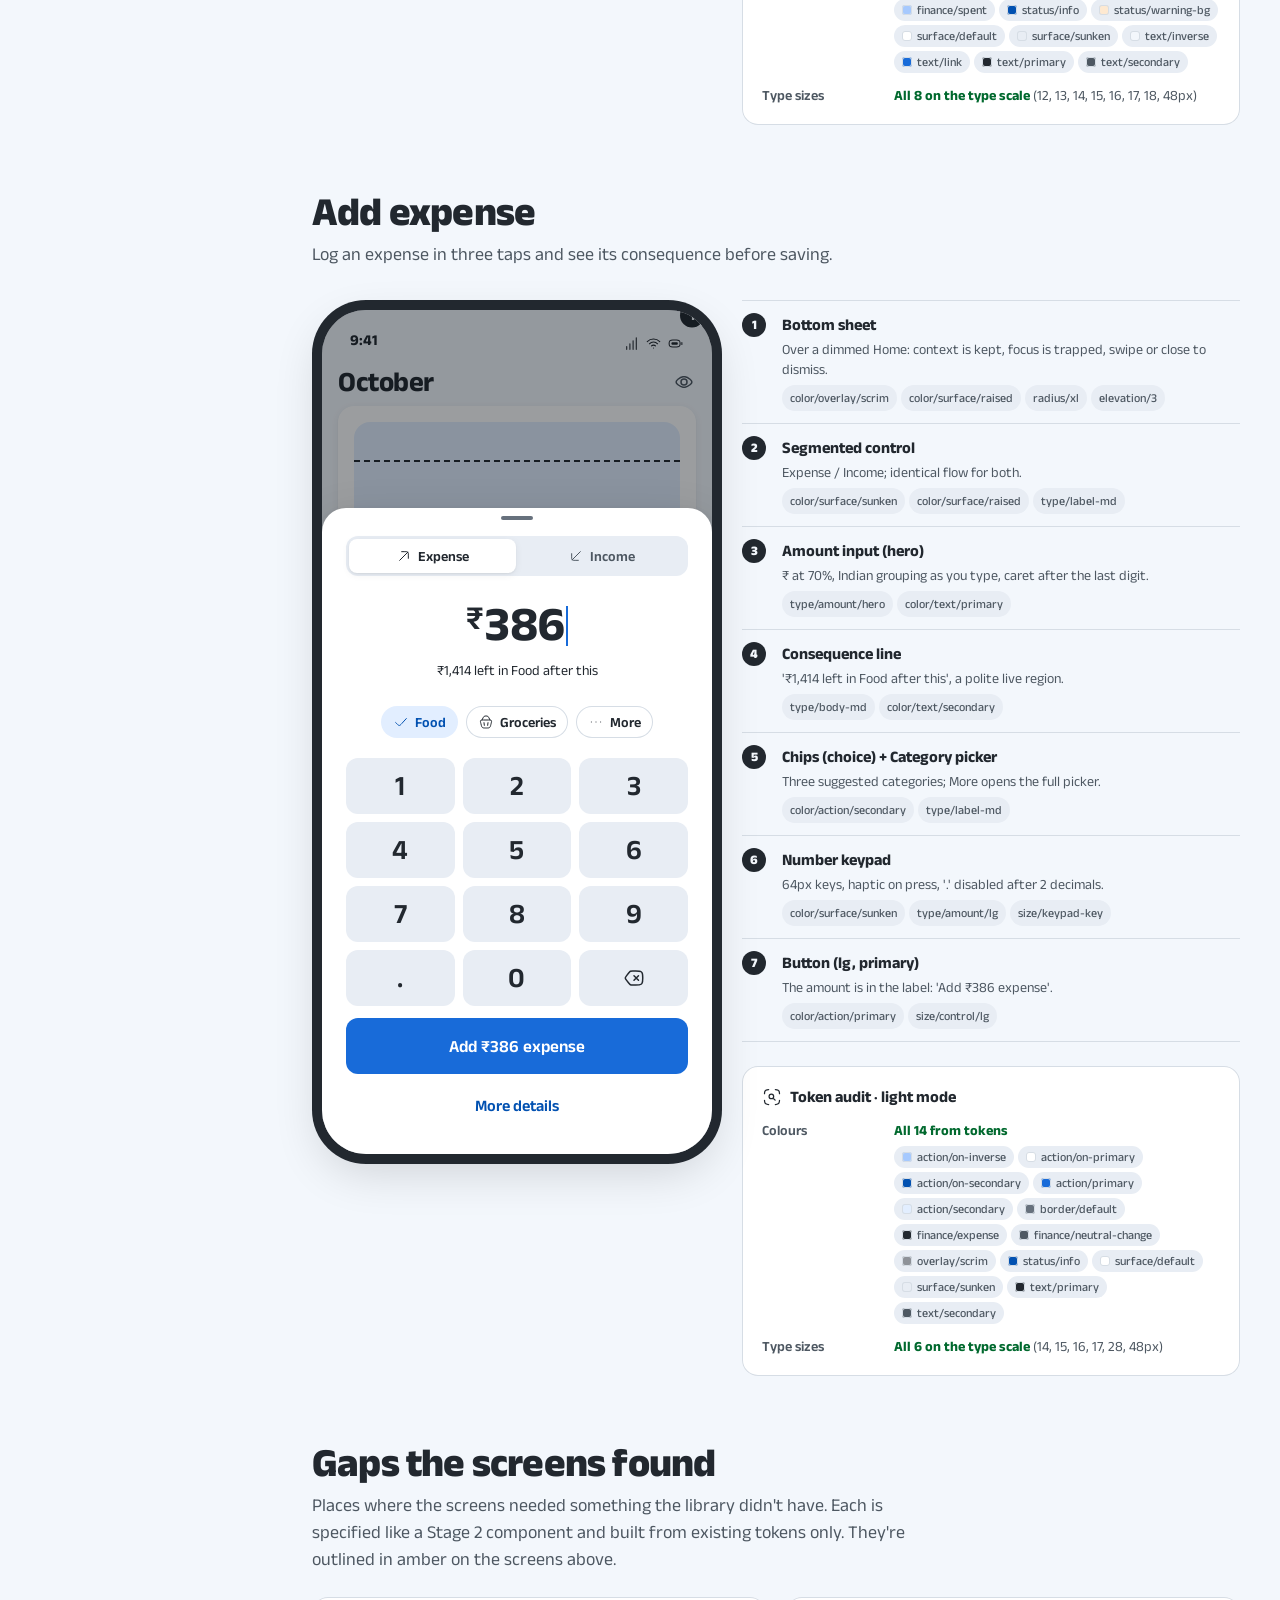
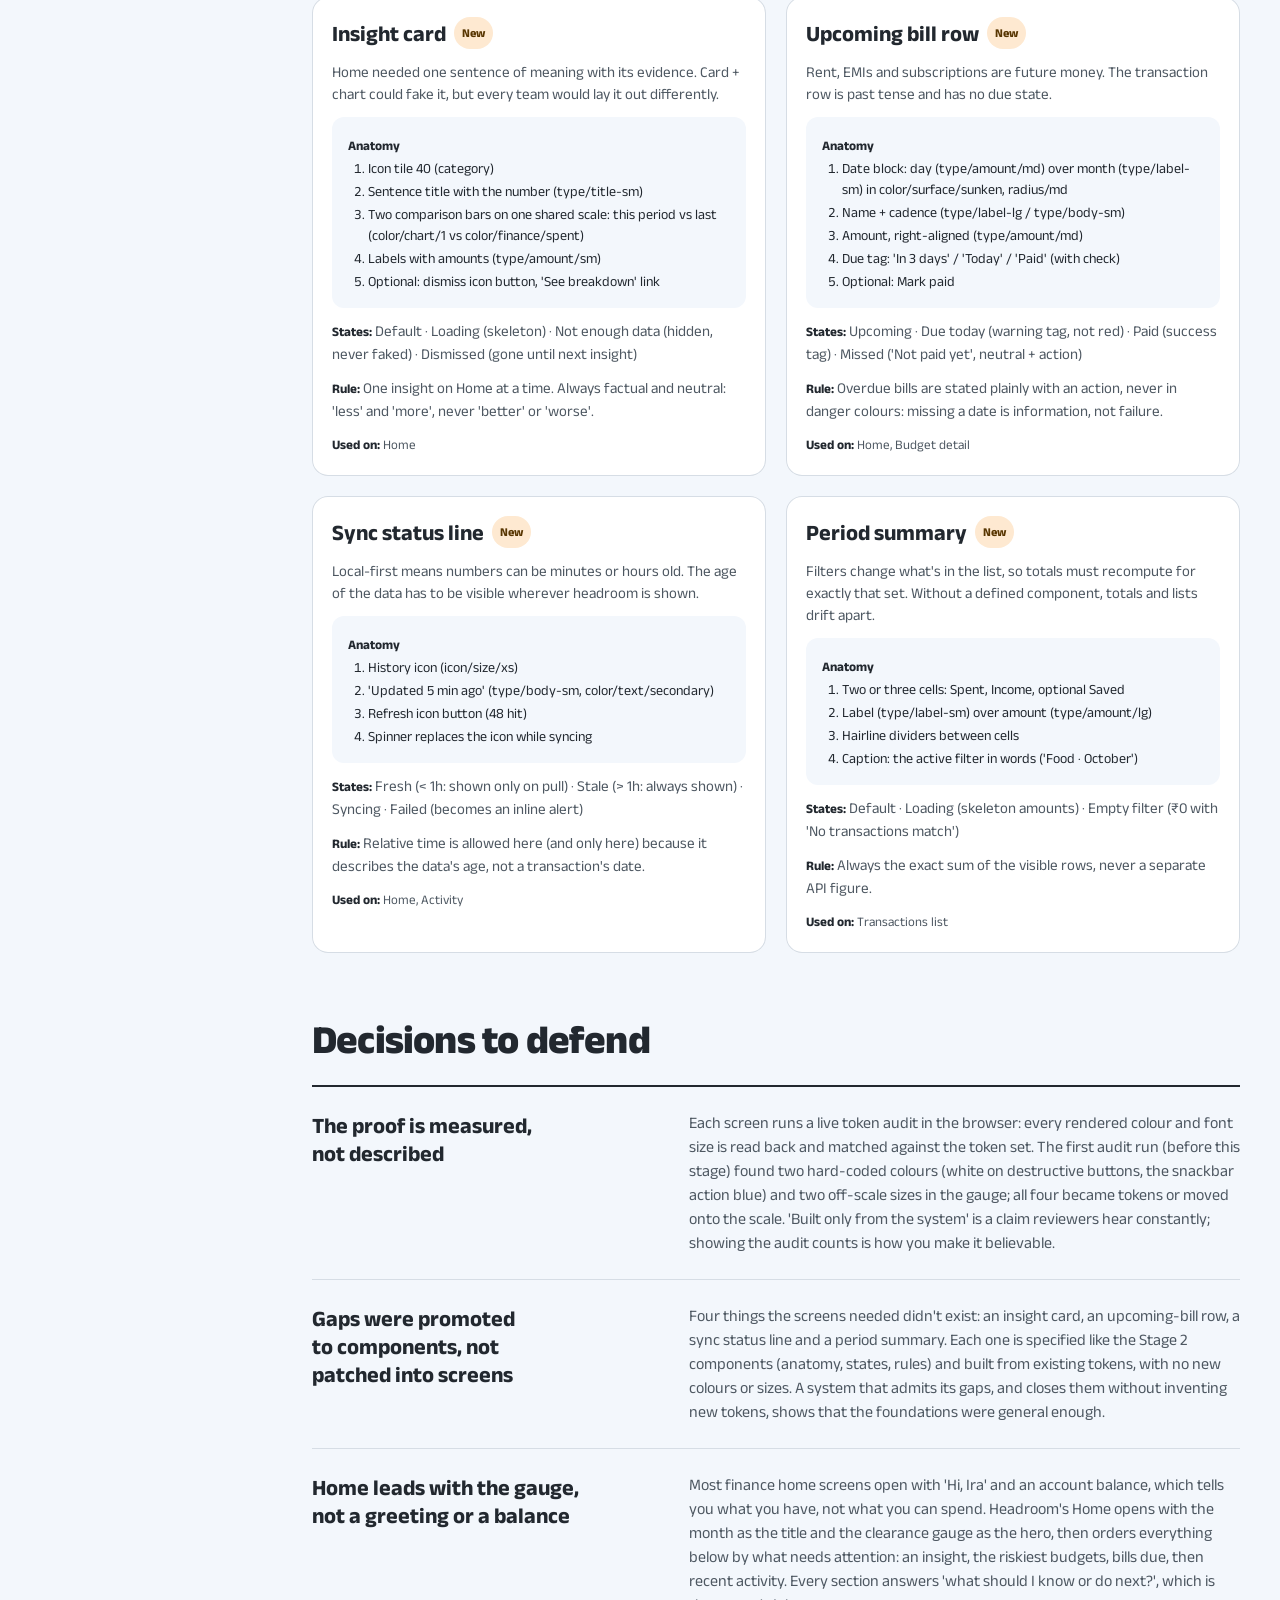
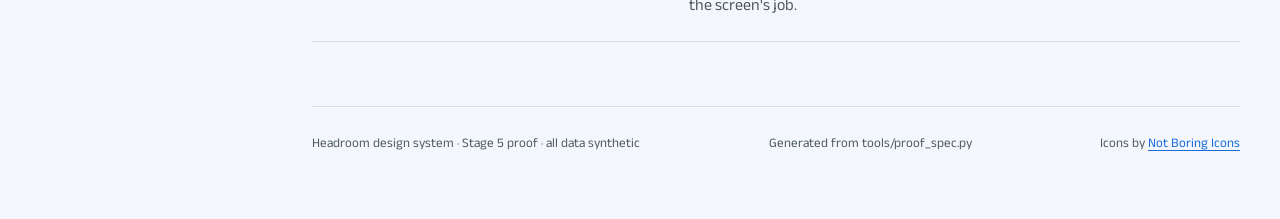
<file: site/proof.html>
<!doctype html>
<html lang="en-IN">
<head>
<meta charset="utf-8">
<meta name="viewport" content="width=device-width, initial-scale=1">
<title>Headroom Proof Screens</title>
<meta name="description" content="Stage 5 of the Headroom design system: Home, Transactions, Budget detail and Add expense built only from the system, with a live token audit.">
<link rel="preconnect" href="https://fonts.googleapis.com">
<link rel="preconnect" href="https://fonts.gstatic.com" crossorigin>
<link href="https://fonts.googleapis.com/css2?family=Anek+Latin:wdth,wght@75..125,100..800&display=swap" rel="stylesheet">
<link rel="stylesheet" href="shell.css">
<link rel="stylesheet" href="nav.css">
<link rel="stylesheet" href="headroom.css">
<style>
:root{--space-0:0px;--space-50:2px;--space-100:4px;--space-150:6px;--space-200:8px;--space-300:12px;--space-400:16px;--space-500:20px;--space-600:24px;--space-800:32px;--space-1000:40px;--space-1200:48px;--space-1600:64px;--space-2000:80px;--radius-none:0px;--radius-xs:4px;--radius-sm:8px;--radius-md:12px;--radius-lg:16px;--radius-xl:24px;--radius-full:9999px;--motion-duration-instant:0ms;--motion-duration-fast:120ms;--motion-duration-base:200ms;--motion-duration-moderate:280ms;--motion-duration-slow:400ms;--motion-duration-deliberate:640ms;--motion-easing-standard:cubic-bezier(0.2, 0, 0, 1);--motion-easing-enter:cubic-bezier(0.05, 0.7, 0.1, 1);--motion-easing-exit:cubic-bezier(0.3, 0, 0.8, 0.15);--motion-easing-linear:linear;--space-inset-none:var(--space-0);--space-inset-xs:var(--space-100);--space-inset-sm:var(--space-200);--space-inset-md:var(--space-300);--space-inset-lg:var(--space-400);--space-inset-xl:var(--space-600);--space-inset-2xl:var(--space-1000);--space-squish-sm-block:var(--space-50);--space-squish-sm-inline:var(--space-200);--space-squish-md-block:var(--space-200);--space-squish-md-inline:var(--space-300);--space-squish-lg-block:var(--space-300);--space-squish-lg-inline:var(--space-400);--space-squish-xl-block:var(--space-300);--space-squish-xl-inline:var(--space-500);--space-squish-2xl-inline:var(--space-600);--space-stretch-md-block:var(--space-300);--space-stretch-md-inline:var(--space-200);--space-text-amount-to-caption:var(--space-100);--space-text-eyebrow-to-title:var(--space-100);--space-text-title-to-subtitle:var(--space-150);--space-text-label-to-field:var(--space-150);--space-text-field-to-helper:var(--space-150);--space-text-heading-to-body:var(--space-200);--space-text-list-item:var(--space-200);--space-text-paragraph:var(--space-300);--space-text-body-to-action:var(--space-400);--space-text-section-heading-below:var(--space-300);--space-text-section-heading-above:var(--space-800);--space-text-inline:var(--space-100);--space-icon-to-text-sm:var(--space-150);--space-icon-to-text-md:var(--space-200);--space-icon-to-badge:var(--space-50);--space-icon-to-icon:var(--space-200);--space-icon-control-to-label:var(--space-300);--space-icon-target-to-target:var(--space-0);--space-media-tile-to-text:var(--space-300);--space-media-thumb-to-text:var(--space-400);--space-media-image-to-caption:var(--space-200);--space-media-chart-to-legend:var(--space-400);--space-media-card-image-to-content:var(--space-400);--space-media-amount-to-visual:var(--space-400);--space-media-illustration-to-headline:var(--space-600);--space-stack-row-to-row:var(--space-0);--space-stack-control-inline:var(--space-200);--space-stack-button-group:var(--space-300);--space-stack-button-stack:var(--space-300);--space-stack-card-to-card:var(--space-300);--space-stack-field-to-field:var(--space-400);--space-stack-alert-to-content:var(--space-400);--space-stack-group-to-group:var(--space-600);--space-stack-fieldset-to-fieldset:var(--space-800);--space-layout-page-margin:16px;--space-layout-gutter:12px;--space-layout-screen-top:16px;--space-layout-content-bottom:24px;--space-layout-group:24px;--space-layout-section:32px;--color-surface-canvas:#F3F7FC;--color-surface-default:#FFFFFF;--color-surface-raised:#FFFFFF;--color-surface-sunken:#E8EDF4;--color-surface-inverse:#22282F;--color-border-subtle:#D6DDE5;--color-border-default:#67717D;--color-border-focus:#186BD9;--color-text-primary:#22282F;--color-text-secondary:#4E5862;--color-text-disabled:#A0ABB6;--color-text-inverse:#F3F7FC;--color-text-link:#186BD9;--color-action-primary:#186BD9;--color-action-primary-hover:#0251B1;--color-action-primary-pressed:#003A83;--color-action-on-primary:#FFFFFF;--color-action-secondary:#E2EEFF;--color-action-on-secondary:#0251B1;--color-action-on-inverse:#A6C9FE;--color-status-success:#01692E;--color-status-success-bg:#EDFBEF;--color-status-warning:#583602;--color-status-warning-bg:#FEE9D1;--color-status-danger:#9A242D;--color-status-danger-bg:#FFF4F3;--color-status-info:#0251B1;--color-status-info-bg:#F3F7FE;--color-finance-income:#01692E;--color-finance-expense:#22282F;--color-finance-over-budget:#9A242D;--color-finance-near-limit:#583602;--color-finance-savings:#016367;--color-finance-neutral-change:#4E5862;--color-finance-headroom:#E2EEFF;--color-finance-spent:#A6C9FE;--color-finance-clearance-line:#22282F;--color-finance-over-fill:#FB7E7D;--color-finance-near-fill:#F3BB7A;--color-finance-savings-fill:#89D7DB;--color-chart-1:#3987F8;--color-chart-2:#048085;--color-chart-3:#BE7907;--color-chart-4:#DF575A;--color-chart-5:#00873C;--color-chart-other:#818C98;--color-overlay-scrim:rgba(7,11,15,.40);--color-overlay-pressed:rgba(7,11,15,.08);--color-overlay-hover:rgba(7,11,15,.04);--elevation-0:none;--elevation-1:0 1px 2px rgba(7,11,15,.06), 0 2px 8px rgba(7,11,15,.06);--elevation-2:0 2px 4px rgba(7,11,15,.06), 0 8px 24px rgba(7,11,15,.10);--elevation-3:0 4px 8px rgba(7,11,15,.08), 0 16px 48px rgba(7,11,15,.16);color-scheme:light}@media (min-width:600px){:root{--space-layout-page-margin:24px;--space-layout-gutter:16px;--space-layout-screen-top:16px;--space-layout-content-bottom:24px;--space-layout-group:24px;--space-layout-section:40px;}}@media (min-width:840px){:root{--space-layout-page-margin:32px;--space-layout-gutter:24px;--space-layout-screen-top:24px;--space-layout-content-bottom:40px;--space-layout-group:32px;--space-layout-section:48px;}}@media (min-width:1200px){:root{--space-layout-page-margin:40px;--space-layout-gutter:24px;--space-layout-screen-top:32px;--space-layout-content-bottom:64px;--space-layout-group:32px;--space-layout-section:64px;}}@media (prefers-color-scheme:dark){:root:not([data-theme=light]){--color-surface-canvas:#070B0F;--color-surface-default:#0E141B;--color-surface-raised:#22282F;--color-surface-sunken:#070B0F;--color-surface-inverse:#F3F7FC;--color-border-subtle:#373F48;--color-border-default:#818C98;--color-border-focus:#A6C9FE;--color-text-primary:#F3F7FC;--color-text-secondary:#BFC8D2;--color-text-disabled:#67717D;--color-text-inverse:#22282F;--color-text-link:#A6C9FE;--color-action-primary:#A6C9FE;--color-action-primary-hover:#C8DEFF;--color-action-primary-pressed:#E2EEFF;--color-action-on-primary:#070B0F;--color-action-secondary:#002558;--color-action-on-secondary:#E2EEFF;--color-action-on-inverse:#0251B1;--color-status-success:#95DBA3;--color-status-success-bg:#003112;--color-status-warning:#F3BB7A;--color-status-warning-bg:#392201;--color-status-danger:#FEB0AC;--color-status-danger-bg:#4E060F;--color-status-info:#C8DEFF;--color-status-info-bg:#002558;--color-finance-income:#95DBA3;--color-finance-expense:#F3F7FC;--color-finance-over-budget:#FEB0AC;--color-finance-near-limit:#F3BB7A;--color-finance-savings:#89D7DB;--color-finance-neutral-change:#BFC8D2;--color-finance-headroom:#002558;--color-finance-spent:#0251B1;--color-finance-clearance-line:#E8EDF4;--color-finance-over-fill:#9A242D;--color-finance-near-fill:#9B6200;--color-finance-savings-fill:#016367;--color-chart-1:#71AAFE;--color-chart-2:#4FBCC2;--color-chart-3:#F3BB7A;--color-chart-4:#FB7E7D;--color-chart-5:#64C17B;--color-chart-other:#818C98;--color-overlay-scrim:rgba(7,11,15,.64);--color-overlay-pressed:rgba(255,255,255,.10);--color-overlay-hover:rgba(255,255,255,.06);--elevation-0:none;--elevation-1:none;--elevation-2:0 8px 24px rgba(0,0,0,.40);--elevation-3:0 16px 48px rgba(0,0,0,.56);color-scheme:dark}}:root[data-theme=dark]{--color-surface-canvas:#070B0F;--color-surface-default:#0E141B;--color-surface-raised:#22282F;--color-surface-sunken:#070B0F;--color-surface-inverse:#F3F7FC;--color-border-subtle:#373F48;--color-border-default:#818C98;--color-border-focus:#A6C9FE;--color-text-primary:#F3F7FC;--color-text-secondary:#BFC8D2;--color-text-disabled:#67717D;--color-text-inverse:#22282F;--color-text-link:#A6C9FE;--color-action-primary:#A6C9FE;--color-action-primary-hover:#C8DEFF;--color-action-primary-pressed:#E2EEFF;--color-action-on-primary:#070B0F;--color-action-secondary:#002558;--color-action-on-secondary:#E2EEFF;--color-action-on-inverse:#0251B1;--color-status-success:#95DBA3;--color-status-success-bg:#003112;--color-status-warning:#F3BB7A;--color-status-warning-bg:#392201;--color-status-danger:#FEB0AC;--color-status-danger-bg:#4E060F;--color-status-info:#C8DEFF;--color-status-info-bg:#002558;--color-finance-income:#95DBA3;--color-finance-expense:#F3F7FC;--color-finance-over-budget:#FEB0AC;--color-finance-near-limit:#F3BB7A;--color-finance-savings:#89D7DB;--color-finance-neutral-change:#BFC8D2;--color-finance-headroom:#002558;--color-finance-spent:#0251B1;--color-finance-clearance-line:#E8EDF4;--color-finance-over-fill:#9A242D;--color-finance-near-fill:#9B6200;--color-finance-savings-fill:#016367;--color-chart-1:#71AAFE;--color-chart-2:#4FBCC2;--color-chart-3:#F3BB7A;--color-chart-4:#FB7E7D;--color-chart-5:#64C17B;--color-chart-other:#818C98;--color-overlay-scrim:rgba(7,11,15,.64);--color-overlay-pressed:rgba(255,255,255,.10);--color-overlay-hover:rgba(255,255,255,.06);--elevation-0:none;--elevation-1:none;--elevation-2:0 8px 24px rgba(0,0,0,.40);--elevation-3:0 16px 48px rgba(0,0,0,.56);color-scheme:dark}

.scoreboard{display:grid;grid-template-columns:repeat(4,minmax(0,1fr));gap:var(--space-400);margin-top:var(--space-800)}
.scoreboard div{padding-top:var(--space-300);border-top:2px solid var(--color-text-primary)}
.scoreboard b{display:block;font-size:40px;line-height:44px;font-weight:800;letter-spacing:-.02em;font-variant-numeric:tabular-nums lining-nums}
.scoreboard span{font-size:14px;line-height:20px;color:var(--color-text-secondary)}
.scr-sec{padding-top:var(--space-1600)}
.scr-sec > h2{font-size:40px;line-height:44px;letter-spacing:-.02em;font-weight:800}
.scr-sec > p{font-size:18px;line-height:27px;color:var(--color-text-secondary);margin-top:var(--space-200);max-width:60ch}
.lay{display:grid;grid-template-columns:390px minmax(0,1fr);gap:var(--space-1000);margin-top:var(--space-800);align-items:start}
.phone{width:100%;max-width:390px;height:844px;border-radius:44px;overflow:hidden;position:relative;background:var(--color-surface-canvas);box-shadow:0 0 0 10px var(--color-text-primary),var(--elevation-3);margin:10px}
.pscroll{height:100%;overflow-y:auto;overflow-x:hidden;position:relative;scrollbar-width:none}
.pscroll::-webkit-scrollbar{display:none}
.sbar{height:48px;display:flex;justify-content:space-between;align-items:flex-end;padding:0 28px 6px;font-size:15px;font-weight:700}
.sbar span:last-child{display:flex;gap:5px}.sbar svg{width:17px;height:17px}
.phone .hr-appbar{width:100%;border-radius:0;box-shadow:none;background:transparent}
.phone .body{padding:0 16px 24px;display:flex;flex-direction:column;gap:16px}
.phone .gcard,.phone .hr-list,.phone .hr-card,.phone .hr-search{width:100%}
.phone .gg{height:300px}
.phone .hr-nav{position:sticky;bottom:0;width:100%;z-index:3;height:84px}
.fabwrap{position:sticky;bottom:100px;height:0;display:flex;justify-content:flex-end;padding-right:16px;z-index:3}
.fab{transform:translateY(-100%);height:56px;padding:0 20px;border-radius:var(--radius-lg);background:var(--color-action-primary);color:var(--color-action-on-primary);display:flex;align-items:center;gap:8px;font-weight:700;font-size:16px;box-shadow:var(--elevation-2)}
.sec-h{display:flex;justify-content:space-between;align-items:baseline;margin-top:4px}
.sec-h h3{font-size:18px;line-height:24px;font-weight:600}
.sec-h a{font-size:14px;font-weight:600;color:var(--color-text-link);text-decoration:none}
.home-h{display:flex;align-items:center;padding:0 4px 0 16px}
.home-h h1{flex:1;font-size:28px;line-height:34px;font-weight:700;letter-spacing:-.015em}
.chiprow{display:flex;gap:8px;overflow-x:auto;scrollbar-width:none;margin:-8px -16px 0;padding:0 16px}
.chiprow .hr-chip{flex:none}
.phone .scrim{position:absolute;inset:0;z-index:4}
.phone .hr-sheet{z-index:5;padding-bottom:28px}
.keys2{display:grid;grid-template-columns:repeat(3,1fr);gap:8px}
.keys2 span{height:56px;border-radius:var(--radius-md);background:var(--color-surface-sunken);display:grid;place-items:center;font-size:28px;line-height:32px;font-weight:600}
.keys2 svg{width:24px;height:24px}
.big-left{display:flex;flex-direction:column;gap:4px;padding:4px 0}
.big-left small{font-size:14px;line-height:18px;font-weight:600;color:var(--color-text-secondary)}
.big-left b{font-size:48px;line-height:52px;font-weight:700;letter-spacing:-.02em;font-variant-numeric:tabular-nums lining-nums slashed-zero}
.big-left span.of{font-size:15px;line-height:22px;color:var(--color-text-secondary)}
.chart.flat{max-width:none;box-shadow:none;padding:0;background:transparent}
.pin{position:absolute;z-index:2;width:24px;height:24px;border-radius:50%;background:var(--color-text-primary);color:var(--color-surface-canvas);font-size:13px;font-weight:800;display:grid;place-items:center;box-shadow:0 0 0 2px var(--color-surface-canvas);pointer-events:none;transform:translate(-100%,-35%)}
.hr-nav .pin,.fabwrap .pin{z-index:5}
.pin.gap{background:var(--color-status-warning-bg);color:var(--color-status-warning);box-shadow:0 0 0 2px var(--color-status-warning)}
[data-gap]{outline:2px dashed var(--color-status-warning);outline-offset:3px}
.legend2{list-style:none;margin:0;padding:0;display:flex;flex-direction:column;border-top:1px solid var(--color-border-subtle)}
.legend2 li{display:grid;grid-template-columns:28px minmax(0,1fr);gap:var(--space-300);padding:var(--space-300) 0;border-bottom:1px solid var(--color-border-subtle)}
.legend2 .n{width:24px;height:24px;border-radius:50%;background:var(--color-text-primary);color:var(--color-surface-canvas);font-size:13px;font-weight:800;display:grid;place-items:center}
.legend2 .n.gap{background:var(--color-status-warning-bg);color:var(--color-status-warning);box-shadow:inset 0 0 0 2px var(--color-status-warning)}
.legend2 b{font-weight:700;font-size:16px}
.legend2 p{font-size:14px;line-height:20px;color:var(--color-text-secondary);margin-top:2px}
.legend2 .tk{display:flex;flex-wrap:wrap;gap:4px;margin-top:6px}
.legend2 .tk code{font-size:12px;padding:1px 8px;border-radius:var(--radius-full);background:var(--color-surface-sunken)}
.audit{margin-top:var(--space-600);border-radius:var(--radius-lg);padding:var(--space-500);background:var(--color-surface-default);box-shadow:inset 0 0 0 1px var(--color-border-subtle);display:flex;flex-direction:column;gap:var(--space-300)}
.audit h4{font-size:16px;line-height:22px;font-weight:700;display:flex;gap:8px;align-items:center}
.audit .row{display:grid;grid-template-columns:120px minmax(0,1fr);gap:var(--space-300);font-size:14px;line-height:20px}
.audit .row > span:first-child{color:var(--color-text-secondary);font-weight:600}
.audit .ok{color:var(--color-status-success);font-weight:700}
.audit .bad{color:var(--color-status-danger);font-weight:700}
.audit .chips2{display:flex;flex-wrap:wrap;gap:4px;margin-top:6px}
.audit .chips2 code{font-size:11.5px;padding:1px 8px;border-radius:var(--radius-full);background:var(--color-surface-sunken);display:inline-flex;align-items:center;gap:5px;font-size:12px}
.audit .chips2 code i{width:10px;height:10px;border-radius:3px;box-shadow:inset 0 0 0 1px var(--color-border-subtle)}
.gapgrid{display:grid;grid-template-columns:repeat(2,minmax(0,1fr));gap:var(--space-500);margin-top:var(--space-600)}
.gapc{border-radius:var(--radius-lg);padding:var(--space-500);background:var(--color-surface-default);box-shadow:inset 0 0 0 1px var(--color-border-subtle);display:flex;flex-direction:column;gap:var(--space-300)}
.gapc h3{font-size:22px;line-height:28px;font-weight:700;display:flex;gap:8px;align-items:center}
.gapc .tag{font-size:12px;font-weight:700;padding:2px 8px;border-radius:var(--radius-full);background:var(--color-status-warning-bg);color:var(--color-status-warning)}
.gapc p{font-size:15px;line-height:22px;color:var(--color-text-secondary)}
.gapc ol{margin:0;padding-left:20px;font-size:14px;line-height:21px;display:flex;flex-direction:column;gap:2px}
.gapc .spec{padding:var(--space-400);border-radius:var(--radius-md);background:var(--color-surface-canvas)}
.gapc b.k{font-size:13px;color:var(--color-text-primary)}
.dec{display:flex;flex-direction:column;border-top:2px solid var(--color-text-primary);margin-top:var(--space-600)}
.dec > div{display:grid;grid-template-columns:minmax(0,1fr) minmax(0,1.6fr);gap:var(--space-800);padding:var(--space-600) 0;border-bottom:1px solid var(--color-border-subtle)}
.dec h3{font-size:22px;line-height:28px}
.dec p{color:var(--color-text-secondary);font-size:16px;line-height:24px}
footer{margin-top:var(--space-1600);padding-top:var(--space-600);border-top:1px solid var(--color-border-subtle);font-size:13px;color:var(--color-text-secondary);display:flex;flex-wrap:wrap;justify-content:space-between;gap:var(--space-300)}
@media (max-width:1199px){main{padding:0 var(--space-800) var(--space-1600)}.lay{grid-template-columns:minmax(0,1fr)}.lay .phone{justify-self:center}}
@media (max-width:839px){
  main{padding:0 var(--space-400) var(--space-1200)}
  .intro h1{font-size:40px;line-height:44px}
  .scr-sec > h2{font-size:30px;line-height:34px}
  .scoreboard{grid-template-columns:1fr 1fr}
  .gapgrid,.dec > div{grid-template-columns:minmax(0,1fr)}
  .phone{margin:10px auto;width:calc(100% - 20px)}
}

</style>
</head>
<body>
<div class="shell">
<aside class="side" data-page="proof.html"></aside>
<main>
<div class="wrap">
  <header class="intro">
    <h1>Proof screens</h1>
    <p>Home, Transactions, Budget detail and Add expense, built only from the system. Each screen runs a live audit: every colour and font size it renders is read back and matched to a token. Scroll inside the phones, and switch the theme to re-run the audit in dark mode.</p>
    <div class="scoreboard" id="score"></div>
  </header>
  <div id="screens"></div>
  <section class="scr-sec" id="gaps" aria-labelledby="h-gaps" data-toc-group="Review"><h2 id="h-gaps">Gaps the screens found</h2><p>Places where the screens needed something the library didn't have. Each is specified like a Stage 2 component and built from existing tokens only. They're outlined in amber on the screens above.</p><div class="gapgrid" id="gapgrid"></div></section>
  <section class="scr-sec" id="decisions" aria-labelledby="h-dec"><h2 id="h-dec">Decisions to defend</h2><div class="dec" id="dec"></div></section>
  <footer><span>Headroom design system · Stage 5 proof · all data synthetic</span><span>Generated from tools/proof_spec.py</span><span>Icons by <a href="https://www.notboringicons.com" target="_blank" rel="noopener">Not Boring Icons</a></span></footer>
</div>
</main>
</div>

<script src="icons.js"></script>
<script>
const T = {"$description": "Headroom design tokens, Stage 1. Paths map 1:1 to Figma variables.", "fontFamily": [{"path": "font/family/brand", "ios": "Anek Latin", "android": "Anek Latin", "web": "Anek Latin", "usage": "Display, titles and every amount. The brand lives in the numbers."}, {"path": "font/family/ui", "ios": "SF Pro", "android": "Roboto", "web": "Anek Latin", "usage": "Body, labels and controls. Native on phones (Dynamic Type, native feel); brand face on web."}], "fontAudit": [{"name": "Anek Latin", "rupee": true, "tnum": true, "zero": true, "punct": true, "verdict": "Chosen. Passes all four tests"}, {"name": "Schibsted Grotesk", "rupee": true, "tnum": true, "zero": true, "punct": false, "verdict": "First pick, rejected while building: tabular , and . widen to figure width (543 → 1300 units)"}, {"name": "Figtree", "rupee": true, "tnum": true, "zero": false, "punct": true, "verdict": "No slashed zero; soft geometric numerals"}, {"name": "Geist", "rupee": true, "tnum": true, "zero": false, "punct": true, "verdict": "No slashed zero; developer-tool association"}, {"name": "Manrope", "rupee": true, "tnum": true, "zero": false, "punct": true, "verdict": "No slashed zero; the current Indian-fintech default"}, {"name": "Bricolage Grotesque", "rupee": true, "tnum": true, "zero": false, "punct": true, "verdict": "No slashed zero; quirky shapes fight calm"}, {"name": "Public Sans", "rupee": true, "tnum": true, "zero": false, "punct": false, "verdict": "No slashed zero; tabular punctuation widens"}, {"name": "Mukta", "rupee": true, "tnum": true, "zero": false, "punct": true, "verdict": "No slashed zero; static weights only"}, {"name": "Albert Sans", "rupee": true, "tnum": false, "zero": false, "punct": null, "verdict": "No tabular figures"}, {"name": "Lexend", "rupee": true, "tnum": false, "zero": true, "punct": null, "verdict": "No tabular figures"}, {"name": "Wix Madefor Text", "rupee": true, "tnum": false, "zero": false, "punct": null, "verdict": "No tabular figures"}, {"name": "Onest", "rupee": false, "tnum": true, "zero": false, "punct": null, "verdict": "No ₹ glyph"}, {"name": "Hanken Grotesk", "rupee": false, "tnum": false, "zero": false, "punct": null, "verdict": "No ₹ glyph, no tabular figures"}, {"name": "Rethink Sans", "rupee": false, "tnum": false, "zero": false, "punct": null, "verdict": "No ₹ glyph, no tabular figures"}, {"name": "Golos Text", "rupee": false, "tnum": true, "zero": false, "punct": null, "verdict": "No ₹ glyph"}, {"name": "Red Hat Text", "rupee": false, "tnum": true, "zero": true, "punct": null, "verdict": "No ₹ glyph"}, {"name": "Gantari", "rupee": false, "tnum": false, "zero": false, "punct": null, "verdict": "No ₹ glyph, no tabular figures"}, {"name": "Sora", "rupee": false, "tnum": true, "zero": false, "punct": null, "verdict": "No ₹ glyph"}, {"name": "Urbanist", "rupee": false, "tnum": false, "zero": false, "punct": null, "verdict": "No ₹ glyph, no tabular figures"}, {"name": "Instrument Sans", "rupee": false, "tnum": true, "zero": false, "punct": null, "verdict": "No ₹ glyph"}], "elevation": [{"path": "elevation/0", "light": "none", "dark": "none", "usage": "Flat: list rows, screen content."}, {"path": "elevation/1", "light": "0 1px 2px rgba(7,11,15,.06), 0 2px 8px rgba(7,11,15,.06)", "dark": "none (surface/raised + border/subtle)", "usage": "Cards, balance card, goal cards."}, {"path": "elevation/2", "light": "0 2px 4px rgba(7,11,15,.06), 0 8px 24px rgba(7,11,15,.10)", "dark": "0 8px 24px rgba(0,0,0,.40)", "usage": "Sticky bars on scroll, dropdowns, FAB, tooltips."}, {"path": "elevation/3", "light": "0 4px 8px rgba(7,11,15,.08), 0 16px 48px rgba(7,11,15,.16)", "dark": "0 16px 48px rgba(0,0,0,.56)", "usage": "Bottom sheets, modals (always with color/overlay/scrim)."}], "overlay": [{"path": "color/overlay/scrim", "light": "rgba(7,11,15,.40)", "dark": "rgba(7,11,15,.64)", "usage": "Behind sheets and modals."}, {"path": "color/overlay/pressed", "light": "rgba(7,11,15,.08)", "dark": "rgba(255,255,255,.10)", "usage": "Pressed wash on rows and ghost buttons."}, {"path": "color/overlay/hover", "light": "rgba(7,11,15,.04)", "dark": "rgba(255,255,255,.06)", "usage": "Hover wash (web only)."}], "border": [{"path": "border/width/hairline", "value": "1px", "usage": "Dividers, card outlines in dark mode, input rest state."}, {"path": "border/width/strong", "value": "2px", "usage": "Focus ring, selected chip or radio, error input."}, {"path": "border/width/clearance", "value": "2px", "usage": "Signature clearance line."}, {"path": "border/dash/clearance", "value": "6 4", "usage": "Dash pattern of the clearance line (6px dash, 4px gap)."}], "breakpoints": [{"path": "breakpoint/compact", "range": "0–599", "columns": 4, "margin": 16, "gutter": 12, "usage": "Phones. Bottom nav bar, single column."}, {"path": "breakpoint/medium", "range": "600–839", "columns": 8, "margin": 24, "gutter": 16, "usage": "Large phones landscape, small tablets. Bottom nav, two-column cards."}, {"path": "breakpoint/expanded", "range": "840–1199", "columns": 12, "margin": 32, "gutter": 24, "usage": "Tablets, small laptops. Navigation rail, list and detail side by side."}, {"path": "breakpoint/large", "range": "1200+", "columns": 12, "margin": 40, "gutter": 24, "usage": "Web dashboard. Side navigation, content max width 1200."}], "icon": [{"path": "icon/size/xs", "size": 16, "stroke": 1.5, "usage": "Inline with body-sm and caption; badge glyphs."}, {"path": "icon/size/sm", "size": 20, "stroke": 1.5, "usage": "Inside category tiles, chips, inputs."}, {"path": "icon/size/md", "size": 24, "stroke": 1.75, "usage": "Default: nav bar, app bar actions, list leading icons."}, {"path": "icon/size/lg", "size": 32, "stroke": 2, "usage": "Empty states and onboarding (inside a 64 tile)."}], "motionDuration": [{"path": "motion/duration/instant", "value": 0, "usage": "Reduced-motion replacement for anything spatial."}, {"path": "motion/duration/fast", "value": 120, "usage": "Press feedback, toggles, checkbox ticks, color changes."}, {"path": "motion/duration/base", "value": 200, "usage": "Hover, tab indicator, chip selection, small reveals."}, {"path": "motion/duration/moderate", "value": 280, "usage": "Bottom sheet and modal enter, page push."}, {"path": "motion/duration/slow", "value": 400, "usage": "Gauge and progress fills, chart draw on first view."}, {"path": "motion/duration/deliberate", "value": 640, "usage": "Goal reached. The only celebration, once per goal."}], "motionEasing": [{"path": "motion/easing/standard", "value": "cubic-bezier(0.2, 0, 0, 1)", "usage": "Most movement within the screen."}, {"path": "motion/easing/enter", "value": "cubic-bezier(0.05, 0.7, 0.1, 1)", "usage": "Things arriving: sheets, toasts, fills."}, {"path": "motion/easing/exit", "value": "cubic-bezier(0.3, 0, 0.8, 0.15)", "usage": "Things leaving: dismissals. Exits run at about 70% of enter duration."}, {"path": "motion/easing/linear", "value": "linear", "usage": "Indeterminate loaders and skeleton shimmer only."}], "primitives": {"blue": {"50": "#F3F7FE", "100": "#E2EEFF", "200": "#C8DEFF", "300": "#A6C9FE", "400": "#71AAFE", "500": "#3987F8", "600": "#186BD9", "700": "#0251B1", "800": "#003A83", "900": "#002558"}, "neutral": {"0": "#FFFFFF", "50": "#F3F7FC", "100": "#E8EDF4", "200": "#D6DDE5", "300": "#BFC8D2", "400": "#A0ABB6", "500": "#818C98", "600": "#67717D", "700": "#4E5862", "800": "#373F48", "900": "#22282F", "950": "#0E141B", "1000": "#070B0F"}, "yellow": {"50": "#FFF5EB", "100": "#FEE9D1", "200": "#FBD5AB", "300": "#F3BB7A", "400": "#DF993C", "500": "#BE7907", "600": "#9B6200", "700": "#784B03", "800": "#583602", "900": "#392201"}, "red": {"50": "#FFF4F3", "100": "#FEE6E5", "200": "#FFCFCC", "300": "#FEB0AC", "400": "#FB7E7D", "500": "#DF575A", "600": "#BF3940", "700": "#9A242D", "800": "#74141D", "900": "#4E060F"}, "green": {"50": "#EDFBEF", "100": "#DBF5DF", "200": "#BDEAC5", "300": "#95DBA3", "400": "#64C17B", "500": "#34A357", "600": "#00873C", "700": "#01692E", "800": "#014C1F", "900": "#003112"}, "teal": {"50": "#ECFAFB", "100": "#D8F3F4", "200": "#B6E7EA", "300": "#89D7DB", "400": "#4FBCC2", "500": "#0E9EA4", "600": "#048085", "700": "#016367", "800": "#01484B", "900": "#012E30"}}, "rampRoles": {"blue": "Brand. Clearance blue: actions, focus, the today marker, headroom fill.", "neutral": "Greys and blacks with a faint blue cast, for text, surfaces and borders.", "yellow": "Saffron yellow. Warnings and near-limit only.", "red": "Over-limit, errors and destructive actions.", "green": "Income and success.", "teal": "Savings and goals."}, "rampFamily": {"blue": "Blue", "neutral": "Neutral", "yellow": "Yellow", "red": "Red", "green": "Green", "teal": "Teal"}, "primitiveNames": {"blue": {"50": "Blue Faint", "100": "Blue Pale", "200": "Blue Light", "300": "Blue Soft", "400": "Blue Medium", "500": "Blue True", "600": "Blue Strong", "700": "Blue Deep", "800": "Blue Dark", "900": "Blue Darkest"}, "neutral": {"0": "Neutral White", "50": "Neutral Off-White", "100": "Neutral Mist", "200": "Neutral Light Grey", "300": "Neutral Silver", "400": "Neutral Mid Grey", "500": "Neutral Grey", "600": "Neutral Dark Grey", "700": "Neutral Graphite", "800": "Neutral Charcoal", "900": "Neutral Light Black", "950": "Neutral Black", "1000": "Neutral Deep Black"}, "yellow": {"50": "Yellow Faint", "100": "Yellow Pale", "200": "Yellow Light", "300": "Yellow Soft", "400": "Yellow Medium", "500": "Yellow True", "600": "Yellow Strong", "700": "Yellow Deep", "800": "Yellow Dark", "900": "Yellow Darkest"}, "red": {"50": "Red Faint", "100": "Red Pale", "200": "Red Light", "300": "Red Soft", "400": "Red Medium", "500": "Red True", "600": "Red Strong", "700": "Red Deep", "800": "Red Dark", "900": "Red Darkest"}, "green": {"50": "Green Faint", "100": "Green Pale", "200": "Green Light", "300": "Green Soft", "400": "Green Medium", "500": "Green True", "600": "Green Strong", "700": "Green Deep", "800": "Green Dark", "900": "Green Darkest"}, "teal": {"50": "Teal Faint", "100": "Teal Pale", "200": "Teal Light", "300": "Teal Soft", "400": "Teal Medium", "500": "Teal True", "600": "Teal Strong", "700": "Teal Deep", "800": "Teal Dark", "900": "Teal Darkest"}}, "semantic": {"color/surface/canvas": {"light": "#F3F7FC", "dark": "#070B0F", "lightRef": "neutral/50", "darkRef": "neutral/1000", "lightName": "Neutral Off-White", "darkName": "Neutral Deep Black", "usage": "App background behind everything; the open sky."}, "color/surface/default": {"light": "#FFFFFF", "dark": "#0E141B", "lightRef": "neutral/0", "darkRef": "neutral/950", "lightName": "Neutral White", "darkName": "Neutral Black", "usage": "Default surface for lists, screens and sheets."}, "color/surface/raised": {"light": "#FFFFFF", "dark": "#22282F", "lightRef": "neutral/0", "darkRef": "neutral/900", "lightName": "Neutral White", "darkName": "Neutral Light Black", "usage": "Cards, popovers and sheets lifted above default. In dark mode, raised is lighter (tonal elevation)."}, "color/surface/sunken": {"light": "#E8EDF4", "dark": "#070B0F", "lightRef": "neutral/100", "darkRef": "neutral/1000", "lightName": "Neutral Mist", "darkName": "Neutral Deep Black", "usage": "Inputs, wells and segmented-control tracks."}, "color/surface/inverse": {"light": "#22282F", "dark": "#F3F7FC", "lightRef": "neutral/900", "darkRef": "neutral/50", "lightName": "Neutral Light Black", "darkName": "Neutral Off-White", "usage": "Snackbars and tooltips."}, "color/border/subtle": {"light": "#D6DDE5", "dark": "#373F48", "lightRef": "neutral/200", "darkRef": "neutral/800", "lightName": "Neutral Light Grey", "darkName": "Neutral Charcoal", "usage": "Dividers between list rows. Decorative; no contrast requirement."}, "color/border/default": {"light": "#67717D", "dark": "#818C98", "lightRef": "neutral/600", "darkRef": "neutral/500", "lightName": "Neutral Dark Grey", "darkName": "Neutral Grey", "usage": "Input outlines, checkbox and radio rings. Must reach 3:1 (UI component)."}, "color/border/focus": {"light": "#186BD9", "dark": "#A6C9FE", "lightRef": "blue/600", "darkRef": "blue/300", "lightName": "Blue Strong", "darkName": "Blue Soft", "usage": "2px focus ring on every interactive element."}, "color/text/primary": {"light": "#22282F", "dark": "#F3F7FC", "lightRef": "neutral/900", "darkRef": "neutral/50", "lightName": "Neutral Light Black", "darkName": "Neutral Off-White", "usage": "Headings, body, amounts."}, "color/text/secondary": {"light": "#4E5862", "dark": "#BFC8D2", "lightRef": "neutral/700", "darkRef": "neutral/300", "lightName": "Neutral Graphite", "darkName": "Neutral Silver", "usage": "Supporting text, dates, metadata."}, "color/text/disabled": {"light": "#A0ABB6", "dark": "#67717D", "lightRef": "neutral/400", "darkRef": "neutral/600", "lightName": "Neutral Mid Grey", "darkName": "Neutral Dark Grey", "usage": "Disabled labels. Exempt from WCAG contrast; never the only signal of state."}, "color/text/inverse": {"light": "#F3F7FC", "dark": "#22282F", "lightRef": "neutral/50", "darkRef": "neutral/900", "lightName": "Neutral Off-White", "darkName": "Neutral Light Black", "usage": "Text on surface/inverse."}, "color/text/link": {"light": "#186BD9", "dark": "#A6C9FE", "lightRef": "blue/600", "darkRef": "blue/300", "lightName": "Blue Strong", "darkName": "Blue Soft", "usage": "Inline links; always underlined."}, "color/action/primary": {"light": "#186BD9", "dark": "#A6C9FE", "lightRef": "blue/600", "darkRef": "blue/300", "lightName": "Blue Strong", "darkName": "Blue Soft", "usage": "Primary button fill, selected tab, active nav item."}, "color/action/primary-hover": {"light": "#0251B1", "dark": "#C8DEFF", "lightRef": "blue/700", "darkRef": "blue/200", "lightName": "Blue Deep", "darkName": "Blue Light", "usage": "Hover (web) on primary fills."}, "color/action/primary-pressed": {"light": "#003A83", "dark": "#E2EEFF", "lightRef": "blue/800", "darkRef": "blue/100", "lightName": "Blue Dark", "darkName": "Blue Pale", "usage": "Pressed state on primary fills."}, "color/action/on-primary": {"light": "#FFFFFF", "dark": "#070B0F", "lightRef": "neutral/0", "darkRef": "neutral/1000", "lightName": "Neutral White", "darkName": "Neutral Deep Black", "usage": "Text and icons on action/primary."}, "color/action/secondary": {"light": "#E2EEFF", "dark": "#002558", "lightRef": "blue/100", "darkRef": "blue/900", "lightName": "Blue Pale", "darkName": "Blue Darkest", "usage": "Tonal button fill and selected chip background. One step darker than the canvas so its edge is visible."}, "color/action/on-secondary": {"light": "#0251B1", "dark": "#E2EEFF", "lightRef": "blue/700", "darkRef": "blue/100", "lightName": "Blue Deep", "darkName": "Blue Pale", "usage": "Text on action/secondary."}, "color/action/on-inverse": {"light": "#A6C9FE", "dark": "#0251B1", "lightRef": "blue/300", "darkRef": "blue/700", "lightName": "Blue Soft", "darkName": "Blue Deep", "usage": "Action text on surface/inverse: the Undo in a snackbar."}, "color/status/success": {"light": "#01692E", "dark": "#95DBA3", "lightRef": "green/700", "darkRef": "green/300", "lightName": "Green Deep", "darkName": "Green Soft", "usage": "Success text and icons."}, "color/status/success-bg": {"light": "#EDFBEF", "dark": "#003112", "lightRef": "green/50", "darkRef": "green/900", "lightName": "Green Faint", "darkName": "Green Darkest", "usage": "Success alert and badge background."}, "color/status/warning": {"light": "#583602", "dark": "#F3BB7A", "lightRef": "yellow/800", "darkRef": "yellow/300", "lightName": "Yellow Dark", "darkName": "Yellow Soft", "usage": "Warning text and icons."}, "color/status/warning-bg": {"light": "#FEE9D1", "dark": "#392201", "lightRef": "yellow/100", "darkRef": "yellow/900", "lightName": "Yellow Pale", "darkName": "Yellow Darkest", "usage": "Warning alert and badge background."}, "color/status/danger": {"light": "#9A242D", "dark": "#FEB0AC", "lightRef": "red/700", "darkRef": "red/300", "lightName": "Red Deep", "darkName": "Red Soft", "usage": "Error text, destructive actions."}, "color/status/danger-bg": {"light": "#FFF4F3", "dark": "#4E060F", "lightRef": "red/50", "darkRef": "red/900", "lightName": "Red Faint", "darkName": "Red Darkest", "usage": "Error alert background."}, "color/status/info": {"light": "#0251B1", "dark": "#C8DEFF", "lightRef": "blue/700", "darkRef": "blue/200", "lightName": "Blue Deep", "darkName": "Blue Light", "usage": "Informational text and icons."}, "color/status/info-bg": {"light": "#F3F7FE", "dark": "#002558", "lightRef": "blue/50", "darkRef": "blue/900", "lightName": "Blue Faint", "darkName": "Blue Darkest", "usage": "Informational alert background."}, "color/finance/income": {"light": "#01692E", "dark": "#95DBA3", "lightRef": "green/700", "darkRef": "green/300", "lightName": "Green Deep", "darkName": "Green Soft", "usage": "Money in. Always paired with a + sign."}, "color/finance/expense": {"light": "#22282F", "dark": "#F3F7FC", "lightRef": "neutral/900", "darkRef": "neutral/50", "lightName": "Neutral Light Black", "darkName": "Neutral Off-White", "usage": "Money out. Neutral ink, never red, with a − sign. Spending is normal, not a failure."}, "color/finance/over-budget": {"light": "#9A242D", "dark": "#FEB0AC", "lightRef": "red/700", "darkRef": "red/300", "lightName": "Red Deep", "darkName": "Red Soft", "usage": "Amount past a limit. Paired with a ▲ icon and the word 'over'."}, "color/finance/near-limit": {"light": "#583602", "dark": "#F3BB7A", "lightRef": "yellow/800", "darkRef": "yellow/300", "lightName": "Yellow Dark", "darkName": "Yellow Soft", "usage": "At 80% of a limit or more. Paired with an icon and 'close to limit'."}, "color/finance/savings": {"light": "#016367", "dark": "#89D7DB", "lightRef": "teal/700", "darkRef": "teal/300", "lightName": "Teal Deep", "darkName": "Teal Soft", "usage": "Money set aside for goals."}, "color/finance/neutral-change": {"light": "#4E5862", "dark": "#BFC8D2", "lightRef": "neutral/700", "darkRef": "neutral/300", "lightName": "Neutral Graphite", "darkName": "Neutral Silver", "usage": "No change month on month. Paired with '±0' or 'same as last month'."}, "color/finance/headroom": {"light": "#E2EEFF", "dark": "#002558", "lightRef": "blue/100", "darkRef": "blue/900", "lightName": "Blue Pale", "darkName": "Blue Darkest", "usage": "Signature: the open space left under a limit."}, "color/finance/spent": {"light": "#A6C9FE", "dark": "#0251B1", "lightRef": "blue/300", "darkRef": "blue/700", "lightName": "Blue Soft", "darkName": "Blue Deep", "usage": "Signature: the filled base of a clearance gauge."}, "color/finance/clearance-line": {"light": "#22282F", "dark": "#E8EDF4", "lightRef": "neutral/900", "darkRef": "neutral/100", "lightName": "Neutral Light Black", "darkName": "Neutral Mist", "usage": "Signature: the 2px dashed limit line."}, "color/finance/over-fill": {"light": "#FB7E7D", "dark": "#9A242D", "lightRef": "red/400", "darkRef": "red/700", "lightName": "Red Medium", "darkName": "Red Deep", "usage": "Gauge fill past the clearance line."}, "color/finance/near-fill": {"light": "#F3BB7A", "dark": "#9B6200", "lightRef": "yellow/300", "darkRef": "yellow/600", "lightName": "Yellow Soft", "darkName": "Yellow Strong", "usage": "Gauge fill at 80% of a limit or more."}, "color/finance/savings-fill": {"light": "#89D7DB", "dark": "#016367", "lightRef": "teal/300", "darkRef": "teal/700", "lightName": "Teal Soft", "darkName": "Teal Deep", "usage": "Savings goal progress fill."}, "color/chart/1": {"light": "#3987F8", "dark": "#71AAFE", "lightRef": "blue/500", "darkRef": "blue/400", "lightName": "Blue True", "darkName": "Blue Medium", "usage": "Chart series 1 (largest category)."}, "color/chart/2": {"light": "#048085", "dark": "#4FBCC2", "lightRef": "teal/600", "darkRef": "teal/400", "lightName": "Teal Strong", "darkName": "Teal Medium", "usage": "Chart series 2."}, "color/chart/3": {"light": "#BE7907", "dark": "#F3BB7A", "lightRef": "yellow/500", "darkRef": "yellow/300", "lightName": "Yellow True", "darkName": "Yellow Soft", "usage": "Chart series 3."}, "color/chart/4": {"light": "#DF575A", "dark": "#FB7E7D", "lightRef": "red/500", "darkRef": "red/400", "lightName": "Red True", "darkName": "Red Medium", "usage": "Chart series 4."}, "color/chart/5": {"light": "#00873C", "dark": "#64C17B", "lightRef": "green/600", "darkRef": "green/400", "lightName": "Green Strong", "darkName": "Green Medium", "usage": "Chart series 5."}, "color/chart/other": {"light": "#818C98", "dark": "#818C98", "lightRef": "neutral/500", "darkRef": "neutral/500", "lightName": "Neutral Grey", "darkName": "Neutral Grey", "usage": "'Other' bucket; always last, always neutral."}}, "contrast": [{"fg": "color/text/primary", "bg": "color/surface/canvas", "mode": "light", "kind": "text", "ratio": 13.82, "target": 4.5, "pass": true}, {"fg": "color/text/primary", "bg": "color/surface/canvas", "mode": "dark", "kind": "text", "ratio": 18.35, "target": 4.5, "pass": true}, {"fg": "color/text/secondary", "bg": "color/surface/canvas", "mode": "light", "kind": "text", "ratio": 6.74, "target": 4.5, "pass": true}, {"fg": "color/text/secondary", "bg": "color/surface/canvas", "mode": "dark", "kind": "text", "ratio": 11.66, "target": 4.5, "pass": true}, {"fg": "color/text/link", "bg": "color/surface/canvas", "mode": "light", "kind": "text", "ratio": 4.71, "target": 4.5, "pass": true}, {"fg": "color/text/link", "bg": "color/surface/canvas", "mode": "dark", "kind": "text", "ratio": 11.66, "target": 4.5, "pass": true}, {"fg": "color/status/success", "bg": "color/surface/canvas", "mode": "light", "kind": "text", "ratio": 6.38, "target": 4.5, "pass": true}, {"fg": "color/status/success", "bg": "color/surface/canvas", "mode": "dark", "kind": "text", "ratio": 12.16, "target": 4.5, "pass": true}, {"fg": "color/status/warning", "bg": "color/surface/canvas", "mode": "light", "kind": "text", "ratio": 10.04, "target": 4.5, "pass": true}, {"fg": "color/status/warning", "bg": "color/surface/canvas", "mode": "dark", "kind": "text", "ratio": 11.47, "target": 4.5, "pass": true}, {"fg": "color/status/danger", "bg": "color/surface/canvas", "mode": "light", "kind": "text", "ratio": 7.33, "target": 4.5, "pass": true}, {"fg": "color/status/danger", "bg": "color/surface/canvas", "mode": "dark", "kind": "text", "ratio": 11.3, "target": 4.5, "pass": true}, {"fg": "color/status/info", "bg": "color/surface/canvas", "mode": "light", "kind": "text", "ratio": 6.94, "target": 4.5, "pass": true}, {"fg": "color/status/info", "bg": "color/surface/canvas", "mode": "dark", "kind": "text", "ratio": 14.43, "target": 4.5, "pass": true}, {"fg": "color/finance/income", "bg": "color/surface/canvas", "mode": "light", "kind": "text", "ratio": 6.38, "target": 4.5, "pass": true}, {"fg": "color/finance/income", "bg": "color/surface/canvas", "mode": "dark", "kind": "text", "ratio": 12.16, "target": 4.5, "pass": true}, {"fg": "color/finance/expense", "bg": "color/surface/canvas", "mode": "light", "kind": "text", "ratio": 13.82, "target": 4.5, "pass": true}, {"fg": "color/finance/expense", "bg": "color/surface/canvas", "mode": "dark", "kind": "text", "ratio": 18.35, "target": 4.5, "pass": true}, {"fg": "color/finance/over-budget", "bg": "color/surface/canvas", "mode": "light", "kind": "text", "ratio": 7.33, "target": 4.5, "pass": true}, {"fg": "color/finance/over-budget", "bg": "color/surface/canvas", "mode": "dark", "kind": "text", "ratio": 11.3, "target": 4.5, "pass": true}, {"fg": "color/finance/near-limit", "bg": "color/surface/canvas", "mode": "light", "kind": "text", "ratio": 10.04, "target": 4.5, "pass": true}, {"fg": "color/finance/near-limit", "bg": "color/surface/canvas", "mode": "dark", "kind": "text", "ratio": 11.47, "target": 4.5, "pass": true}, {"fg": "color/finance/savings", "bg": "color/surface/canvas", "mode": "light", "kind": "text", "ratio": 6.55, "target": 4.5, "pass": true}, {"fg": "color/finance/savings", "bg": "color/surface/canvas", "mode": "dark", "kind": "text", "ratio": 12.04, "target": 4.5, "pass": true}, {"fg": "color/finance/neutral-change", "bg": "color/surface/canvas", "mode": "light", "kind": "text", "ratio": 6.74, "target": 4.5, "pass": true}, {"fg": "color/finance/neutral-change", "bg": "color/surface/canvas", "mode": "dark", "kind": "text", "ratio": 11.66, "target": 4.5, "pass": true}, {"fg": "color/border/default", "bg": "color/surface/canvas", "mode": "light", "kind": "ui", "ratio": 4.61, "target": 3.0, "pass": true}, {"fg": "color/border/default", "bg": "color/surface/canvas", "mode": "dark", "kind": "ui", "ratio": 5.77, "target": 3.0, "pass": true}, {"fg": "color/border/focus", "bg": "color/surface/canvas", "mode": "light", "kind": "ui", "ratio": 4.71, "target": 3.0, "pass": true}, {"fg": "color/border/focus", "bg": "color/surface/canvas", "mode": "dark", "kind": "ui", "ratio": 11.66, "target": 3.0, "pass": true}, {"fg": "color/action/primary", "bg": "color/surface/canvas", "mode": "light", "kind": "ui", "ratio": 4.71, "target": 3.0, "pass": true}, {"fg": "color/action/primary", "bg": "color/surface/canvas", "mode": "dark", "kind": "ui", "ratio": 11.66, "target": 3.0, "pass": true}, {"fg": "color/finance/clearance-line", "bg": "color/surface/canvas", "mode": "light", "kind": "ui", "ratio": 13.82, "target": 3.0, "pass": true}, {"fg": "color/finance/clearance-line", "bg": "color/surface/canvas", "mode": "dark", "kind": "ui", "ratio": 16.78, "target": 3.0, "pass": true}, {"fg": "color/text/primary", "bg": "color/surface/default", "mode": "light", "kind": "text", "ratio": 14.87, "target": 4.5, "pass": true}, {"fg": "color/text/primary", "bg": "color/surface/default", "mode": "dark", "kind": "text", "ratio": 17.21, "target": 4.5, "pass": true}, {"fg": "color/text/secondary", "bg": "color/surface/default", "mode": "light", "kind": "text", "ratio": 7.25, "target": 4.5, "pass": true}, {"fg": "color/text/secondary", "bg": "color/surface/default", "mode": "dark", "kind": "text", "ratio": 10.94, "target": 4.5, "pass": true}, {"fg": "color/text/link", "bg": "color/surface/default", "mode": "light", "kind": "text", "ratio": 5.07, "target": 4.5, "pass": true}, {"fg": "color/text/link", "bg": "color/surface/default", "mode": "dark", "kind": "text", "ratio": 10.94, "target": 4.5, "pass": true}, {"fg": "color/status/success", "bg": "color/surface/default", "mode": "light", "kind": "text", "ratio": 6.86, "target": 4.5, "pass": true}, {"fg": "color/status/success", "bg": "color/surface/default", "mode": "dark", "kind": "text", "ratio": 11.4, "target": 4.5, "pass": true}, {"fg": "color/status/warning", "bg": "color/surface/default", "mode": "light", "kind": "text", "ratio": 10.81, "target": 4.5, "pass": true}, {"fg": "color/status/warning", "bg": "color/surface/default", "mode": "dark", "kind": "text", "ratio": 10.75, "target": 4.5, "pass": true}, {"fg": "color/status/danger", "bg": "color/surface/default", "mode": "light", "kind": "text", "ratio": 7.88, "target": 4.5, "pass": true}, {"fg": "color/status/danger", "bg": "color/surface/default", "mode": "dark", "kind": "text", "ratio": 10.59, "target": 4.5, "pass": true}, {"fg": "color/status/info", "bg": "color/surface/default", "mode": "light", "kind": "text", "ratio": 7.46, "target": 4.5, "pass": true}, {"fg": "color/status/info", "bg": "color/surface/default", "mode": "dark", "kind": "text", "ratio": 13.53, "target": 4.5, "pass": true}, {"fg": "color/finance/income", "bg": "color/surface/default", "mode": "light", "kind": "text", "ratio": 6.86, "target": 4.5, "pass": true}, {"fg": "color/finance/income", "bg": "color/surface/default", "mode": "dark", "kind": "text", "ratio": 11.4, "target": 4.5, "pass": true}, {"fg": "color/finance/expense", "bg": "color/surface/default", "mode": "light", "kind": "text", "ratio": 14.87, "target": 4.5, "pass": true}, {"fg": "color/finance/expense", "bg": "color/surface/default", "mode": "dark", "kind": "text", "ratio": 17.21, "target": 4.5, "pass": true}, {"fg": "color/finance/over-budget", "bg": "color/surface/default", "mode": "light", "kind": "text", "ratio": 7.88, "target": 4.5, "pass": true}, {"fg": "color/finance/over-budget", "bg": "color/surface/default", "mode": "dark", "kind": "text", "ratio": 10.59, "target": 4.5, "pass": true}, {"fg": "color/finance/near-limit", "bg": "color/surface/default", "mode": "light", "kind": "text", "ratio": 10.81, "target": 4.5, "pass": true}, {"fg": "color/finance/near-limit", "bg": "color/surface/default", "mode": "dark", "kind": "text", "ratio": 10.75, "target": 4.5, "pass": true}, {"fg": "color/finance/savings", "bg": "color/surface/default", "mode": "light", "kind": "text", "ratio": 7.04, "target": 4.5, "pass": true}, {"fg": "color/finance/savings", "bg": "color/surface/default", "mode": "dark", "kind": "text", "ratio": 11.29, "target": 4.5, "pass": true}, {"fg": "color/finance/neutral-change", "bg": "color/surface/default", "mode": "light", "kind": "text", "ratio": 7.25, "target": 4.5, "pass": true}, {"fg": "color/finance/neutral-change", "bg": "color/surface/default", "mode": "dark", "kind": "text", "ratio": 10.94, "target": 4.5, "pass": true}, {"fg": "color/border/default", "bg": "color/surface/default", "mode": "light", "kind": "ui", "ratio": 4.96, "target": 3.0, "pass": true}, {"fg": "color/border/default", "bg": "color/surface/default", "mode": "dark", "kind": "ui", "ratio": 5.41, "target": 3.0, "pass": true}, {"fg": "color/border/focus", "bg": "color/surface/default", "mode": "light", "kind": "ui", "ratio": 5.07, "target": 3.0, "pass": true}, {"fg": "color/border/focus", "bg": "color/surface/default", "mode": "dark", "kind": "ui", "ratio": 10.94, "target": 3.0, "pass": true}, {"fg": "color/action/primary", "bg": "color/surface/default", "mode": "light", "kind": "ui", "ratio": 5.07, "target": 3.0, "pass": true}, {"fg": "color/action/primary", "bg": "color/surface/default", "mode": "dark", "kind": "ui", "ratio": 10.94, "target": 3.0, "pass": true}, {"fg": "color/finance/clearance-line", "bg": "color/surface/default", "mode": "light", "kind": "ui", "ratio": 14.87, "target": 3.0, "pass": true}, {"fg": "color/finance/clearance-line", "bg": "color/surface/default", "mode": "dark", "kind": "ui", "ratio": 15.73, "target": 3.0, "pass": true}, {"fg": "color/text/primary", "bg": "color/surface/raised", "mode": "light", "kind": "text", "ratio": 14.87, "target": 4.5, "pass": true}, {"fg": "color/text/primary", "bg": "color/surface/raised", "mode": "dark", "kind": "text", "ratio": 13.82, "target": 4.5, "pass": true}, {"fg": "color/text/secondary", "bg": "color/surface/raised", "mode": "light", "kind": "text", "ratio": 7.25, "target": 4.5, "pass": true}, {"fg": "color/text/secondary", "bg": "color/surface/raised", "mode": "dark", "kind": "text", "ratio": 8.78, "target": 4.5, "pass": true}, {"fg": "color/text/link", "bg": "color/surface/raised", "mode": "light", "kind": "text", "ratio": 5.07, "target": 4.5, "pass": true}, {"fg": "color/text/link", "bg": "color/surface/raised", "mode": "dark", "kind": "text", "ratio": 8.78, "target": 4.5, "pass": true}, {"fg": "color/status/success", "bg": "color/surface/raised", "mode": "light", "kind": "text", "ratio": 6.86, "target": 4.5, "pass": true}, {"fg": "color/status/success", "bg": "color/surface/raised", "mode": "dark", "kind": "text", "ratio": 9.16, "target": 4.5, "pass": true}, {"fg": "color/status/warning", "bg": "color/surface/raised", "mode": "light", "kind": "text", "ratio": 10.81, "target": 4.5, "pass": true}, {"fg": "color/status/warning", "bg": "color/surface/raised", "mode": "dark", "kind": "text", "ratio": 8.64, "target": 4.5, "pass": true}, {"fg": "color/status/danger", "bg": "color/surface/raised", "mode": "light", "kind": "text", "ratio": 7.88, "target": 4.5, "pass": true}, {"fg": "color/status/danger", "bg": "color/surface/raised", "mode": "dark", "kind": "text", "ratio": 8.51, "target": 4.5, "pass": true}, {"fg": "color/status/info", "bg": "color/surface/raised", "mode": "light", "kind": "text", "ratio": 7.46, "target": 4.5, "pass": true}, {"fg": "color/status/info", "bg": "color/surface/raised", "mode": "dark", "kind": "text", "ratio": 10.87, "target": 4.5, "pass": true}, {"fg": "color/finance/income", "bg": "color/surface/raised", "mode": "light", "kind": "text", "ratio": 6.86, "target": 4.5, "pass": true}, {"fg": "color/finance/income", "bg": "color/surface/raised", "mode": "dark", "kind": "text", "ratio": 9.16, "target": 4.5, "pass": true}, {"fg": "color/finance/expense", "bg": "color/surface/raised", "mode": "light", "kind": "text", "ratio": 14.87, "target": 4.5, "pass": true}, {"fg": "color/finance/expense", "bg": "color/surface/raised", "mode": "dark", "kind": "text", "ratio": 13.82, "target": 4.5, "pass": true}, {"fg": "color/finance/over-budget", "bg": "color/surface/raised", "mode": "light", "kind": "text", "ratio": 7.88, "target": 4.5, "pass": true}, {"fg": "color/finance/over-budget", "bg": "color/surface/raised", "mode": "dark", "kind": "text", "ratio": 8.51, "target": 4.5, "pass": true}, {"fg": "color/finance/near-limit", "bg": "color/surface/raised", "mode": "light", "kind": "text", "ratio": 10.81, "target": 4.5, "pass": true}, {"fg": "color/finance/near-limit", "bg": "color/surface/raised", "mode": "dark", "kind": "text", "ratio": 8.64, "target": 4.5, "pass": true}, {"fg": "color/finance/savings", "bg": "color/surface/raised", "mode": "light", "kind": "text", "ratio": 7.04, "target": 4.5, "pass": true}, {"fg": "color/finance/savings", "bg": "color/surface/raised", "mode": "dark", "kind": "text", "ratio": 9.07, "target": 4.5, "pass": true}, {"fg": "color/finance/neutral-change", "bg": "color/surface/raised", "mode": "light", "kind": "text", "ratio": 7.25, "target": 4.5, "pass": true}, {"fg": "color/finance/neutral-change", "bg": "color/surface/raised", "mode": "dark", "kind": "text", "ratio": 8.78, "target": 4.5, "pass": true}, {"fg": "color/border/default", "bg": "color/surface/raised", "mode": "light", "kind": "ui", "ratio": 4.96, "target": 3.0, "pass": true}, {"fg": "color/border/default", "bg": "color/surface/raised", "mode": "dark", "kind": "ui", "ratio": 4.35, "target": 3.0, "pass": true}, {"fg": "color/border/focus", "bg": "color/surface/raised", "mode": "light", "kind": "ui", "ratio": 5.07, "target": 3.0, "pass": true}, {"fg": "color/border/focus", "bg": "color/surface/raised", "mode": "dark", "kind": "ui", "ratio": 8.78, "target": 3.0, "pass": true}, {"fg": "color/action/primary", "bg": "color/surface/raised", "mode": "light", "kind": "ui", "ratio": 5.07, "target": 3.0, "pass": true}, {"fg": "color/action/primary", "bg": "color/surface/raised", "mode": "dark", "kind": "ui", "ratio": 8.78, "target": 3.0, "pass": true}, {"fg": "color/finance/clearance-line", "bg": "color/surface/raised", "mode": "light", "kind": "ui", "ratio": 14.87, "target": 3.0, "pass": true}, {"fg": "color/finance/clearance-line", "bg": "color/surface/raised", "mode": "dark", "kind": "ui", "ratio": 12.64, "target": 3.0, "pass": true}, {"fg": "color/text/primary", "bg": "color/surface/sunken", "mode": "light", "kind": "text", "ratio": 12.64, "target": 4.5, "pass": true}, {"fg": "color/text/primary", "bg": "color/surface/sunken", "mode": "dark", "kind": "text", "ratio": 18.35, "target": 4.5, "pass": true}, {"fg": "color/text/secondary", "bg": "color/surface/sunken", "mode": "light", "kind": "text", "ratio": 6.16, "target": 4.5, "pass": true}, {"fg": "color/text/secondary", "bg": "color/surface/sunken", "mode": "dark", "kind": "text", "ratio": 11.66, "target": 4.5, "pass": true}, {"fg": "color/border/default", "bg": "color/surface/sunken", "mode": "light", "kind": "ui", "ratio": 4.22, "target": 3.0, "pass": true}, {"fg": "color/border/default", "bg": "color/surface/sunken", "mode": "dark", "kind": "ui", "ratio": 5.77, "target": 3.0, "pass": true}, {"fg": "color/action/on-primary", "bg": "color/action/primary", "mode": "light", "kind": "text", "ratio": 5.07, "target": 4.5, "pass": true}, {"fg": "color/action/on-primary", "bg": "color/action/primary", "mode": "dark", "kind": "text", "ratio": 11.66, "target": 4.5, "pass": true}, {"fg": "color/action/on-primary", "bg": "color/action/primary-hover", "mode": "light", "kind": "text", "ratio": 7.46, "target": 4.5, "pass": true}, {"fg": "color/action/on-primary", "bg": "color/action/primary-hover", "mode": "dark", "kind": "text", "ratio": 14.43, "target": 4.5, "pass": true}, {"fg": "color/action/on-primary", "bg": "color/action/primary-pressed", "mode": "light", "kind": "text", "ratio": 10.86, "target": 4.5, "pass": true}, {"fg": "color/action/on-primary", "bg": "color/action/primary-pressed", "mode": "dark", "kind": "text", "ratio": 16.83, "target": 4.5, "pass": true}, {"fg": "color/action/on-secondary", "bg": "color/action/secondary", "mode": "light", "kind": "text", "ratio": 6.36, "target": 4.5, "pass": true}, {"fg": "color/action/on-secondary", "bg": "color/action/secondary", "mode": "dark", "kind": "text", "ratio": 12.74, "target": 4.5, "pass": true}, {"fg": "color/action/on-inverse", "bg": "color/surface/inverse", "mode": "light", "kind": "text", "ratio": 8.78, "target": 4.5, "pass": true}, {"fg": "color/action/on-inverse", "bg": "color/surface/inverse", "mode": "dark", "kind": "text", "ratio": 6.94, "target": 4.5, "pass": true}, {"fg": "color/action/on-primary", "bg": "color/status/danger", "mode": "light", "kind": "text", "ratio": 7.88, "target": 4.5, "pass": true}, {"fg": "color/action/on-primary", "bg": "color/status/danger", "mode": "dark", "kind": "text", "ratio": 11.3, "target": 4.5, "pass": true}, {"fg": "color/text/inverse", "bg": "color/surface/inverse", "mode": "light", "kind": "text", "ratio": 13.82, "target": 4.5, "pass": true}, {"fg": "color/text/inverse", "bg": "color/surface/inverse", "mode": "dark", "kind": "text", "ratio": 13.82, "target": 4.5, "pass": true}, {"fg": "color/status/success", "bg": "color/status/success-bg", "mode": "light", "kind": "text", "ratio": 6.42, "target": 4.5, "pass": true}, {"fg": "color/status/success", "bg": "color/status/success-bg", "mode": "dark", "kind": "text", "ratio": 8.94, "target": 4.5, "pass": true}, {"fg": "color/status/warning", "bg": "color/status/warning-bg", "mode": "light", "kind": "text", "ratio": 9.15, "target": 4.5, "pass": true}, {"fg": "color/status/warning", "bg": "color/status/warning-bg", "mode": "dark", "kind": "text", "ratio": 8.69, "target": 4.5, "pass": true}, {"fg": "color/status/danger", "bg": "color/status/danger-bg", "mode": "light", "kind": "text", "ratio": 7.31, "target": 4.5, "pass": true}, {"fg": "color/status/danger", "bg": "color/status/danger-bg", "mode": "dark", "kind": "text", "ratio": 8.86, "target": 4.5, "pass": true}, {"fg": "color/status/info", "bg": "color/status/info-bg", "mode": "light", "kind": "text", "ratio": 6.95, "target": 4.5, "pass": true}, {"fg": "color/status/info", "bg": "color/status/info-bg", "mode": "dark", "kind": "text", "ratio": 10.92, "target": 4.5, "pass": true}, {"fg": "color/text/primary", "bg": "color/finance/headroom", "mode": "light", "kind": "text", "ratio": 12.68, "target": 4.5, "pass": true}, {"fg": "color/text/primary", "bg": "color/finance/headroom", "mode": "dark", "kind": "text", "ratio": 13.89, "target": 4.5, "pass": true}, {"fg": "color/text/secondary", "bg": "color/finance/headroom", "mode": "light", "kind": "text", "ratio": 6.18, "target": 4.5, "pass": true}, {"fg": "color/text/secondary", "bg": "color/finance/headroom", "mode": "dark", "kind": "text", "ratio": 8.83, "target": 4.5, "pass": true}, {"fg": "color/text/primary", "bg": "color/finance/spent", "mode": "light", "kind": "text", "ratio": 8.78, "target": 4.5, "pass": true}, {"fg": "color/text/primary", "bg": "color/finance/spent", "mode": "dark", "kind": "text", "ratio": 6.94, "target": 4.5, "pass": true}, {"fg": "color/text/primary", "bg": "color/finance/near-fill", "mode": "light", "kind": "text", "ratio": 8.64, "target": 4.5, "pass": true}, {"fg": "color/text/primary", "bg": "color/finance/near-fill", "mode": "dark", "kind": "text", "ratio": 4.71, "target": 4.5, "pass": true}, {"fg": "color/text/primary", "bg": "color/finance/over-fill", "mode": "light", "kind": "text", "ratio": 5.93, "target": 4.5, "pass": true}, {"fg": "color/text/primary", "bg": "color/finance/over-fill", "mode": "dark", "kind": "text", "ratio": 7.33, "target": 4.5, "pass": true}, {"fg": "color/finance/clearance-line", "bg": "color/finance/headroom", "mode": "light", "kind": "ui", "ratio": 12.68, "target": 3.0, "pass": true}, {"fg": "color/finance/clearance-line", "bg": "color/finance/headroom", "mode": "dark", "kind": "ui", "ratio": 12.7, "target": 3.0, "pass": true}, {"fg": "color/finance/clearance-line", "bg": "color/finance/spent", "mode": "light", "kind": "ui", "ratio": 8.78, "target": 3.0, "pass": true}, {"fg": "color/finance/clearance-line", "bg": "color/finance/spent", "mode": "dark", "kind": "ui", "ratio": 6.34, "target": 3.0, "pass": true}, {"fg": "color/chart/1", "bg": "color/surface/default", "mode": "light", "kind": "ui", "ratio": 3.5, "target": 3.0, "pass": true}, {"fg": "color/chart/1", "bg": "color/surface/default", "mode": "dark", "kind": "ui", "ratio": 7.83, "target": 3.0, "pass": true}, {"fg": "color/chart/1", "bg": "color/surface/raised", "mode": "light", "kind": "ui", "ratio": 3.5, "target": 3.0, "pass": true}, {"fg": "color/chart/1", "bg": "color/surface/raised", "mode": "dark", "kind": "ui", "ratio": 6.29, "target": 3.0, "pass": true}, {"fg": "color/chart/1", "bg": "color/surface/canvas", "mode": "light", "kind": "ui", "ratio": 3.26, "target": 3.0, "pass": true}, {"fg": "color/chart/1", "bg": "color/surface/canvas", "mode": "dark", "kind": "ui", "ratio": 8.35, "target": 3.0, "pass": true}, {"fg": "color/chart/2", "bg": "color/surface/default", "mode": "light", "kind": "ui", "ratio": 4.74, "target": 3.0, "pass": true}, {"fg": "color/chart/2", "bg": "color/surface/default", "mode": "dark", "kind": "ui", "ratio": 8.2, "target": 3.0, "pass": true}, {"fg": "color/chart/2", "bg": "color/surface/raised", "mode": "light", "kind": "ui", "ratio": 4.74, "target": 3.0, "pass": true}, {"fg": "color/chart/2", "bg": "color/surface/raised", "mode": "dark", "kind": "ui", "ratio": 6.59, "target": 3.0, "pass": true}, {"fg": "color/chart/2", "bg": "color/surface/canvas", "mode": "light", "kind": "ui", "ratio": 4.41, "target": 3.0, "pass": true}, {"fg": "color/chart/2", "bg": "color/surface/canvas", "mode": "dark", "kind": "ui", "ratio": 8.75, "target": 3.0, "pass": true}, {"fg": "color/chart/3", "bg": "color/surface/default", "mode": "light", "kind": "ui", "ratio": 3.54, "target": 3.0, "pass": true}, {"fg": "color/chart/3", "bg": "color/surface/default", "mode": "dark", "kind": "ui", "ratio": 10.75, "target": 3.0, "pass": true}, {"fg": "color/chart/3", "bg": "color/surface/raised", "mode": "light", "kind": "ui", "ratio": 3.54, "target": 3.0, "pass": true}, {"fg": "color/chart/3", "bg": "color/surface/raised", "mode": "dark", "kind": "ui", "ratio": 8.64, "target": 3.0, "pass": true}, {"fg": "color/chart/3", "bg": "color/surface/canvas", "mode": "light", "kind": "ui", "ratio": 3.29, "target": 3.0, "pass": true}, {"fg": "color/chart/3", "bg": "color/surface/canvas", "mode": "dark", "kind": "ui", "ratio": 11.47, "target": 3.0, "pass": true}, {"fg": "color/chart/4", "bg": "color/surface/default", "mode": "light", "kind": "ui", "ratio": 3.72, "target": 3.0, "pass": true}, {"fg": "color/chart/4", "bg": "color/surface/default", "mode": "dark", "kind": "ui", "ratio": 7.39, "target": 3.0, "pass": true}, {"fg": "color/chart/4", "bg": "color/surface/raised", "mode": "light", "kind": "ui", "ratio": 3.72, "target": 3.0, "pass": true}, {"fg": "color/chart/4", "bg": "color/surface/raised", "mode": "dark", "kind": "ui", "ratio": 5.93, "target": 3.0, "pass": true}, {"fg": "color/chart/4", "bg": "color/surface/canvas", "mode": "light", "kind": "ui", "ratio": 3.46, "target": 3.0, "pass": true}, {"fg": "color/chart/4", "bg": "color/surface/canvas", "mode": "dark", "kind": "ui", "ratio": 7.88, "target": 3.0, "pass": true}, {"fg": "color/chart/5", "bg": "color/surface/default", "mode": "light", "kind": "ui", "ratio": 4.63, "target": 3.0, "pass": true}, {"fg": "color/chart/5", "bg": "color/surface/default", "mode": "dark", "kind": "ui", "ratio": 8.33, "target": 3.0, "pass": true}, {"fg": "color/chart/5", "bg": "color/surface/raised", "mode": "light", "kind": "ui", "ratio": 4.63, "target": 3.0, "pass": true}, {"fg": "color/chart/5", "bg": "color/surface/raised", "mode": "dark", "kind": "ui", "ratio": 6.69, "target": 3.0, "pass": true}, {"fg": "color/chart/5", "bg": "color/surface/canvas", "mode": "light", "kind": "ui", "ratio": 4.31, "target": 3.0, "pass": true}, {"fg": "color/chart/5", "bg": "color/surface/canvas", "mode": "dark", "kind": "ui", "ratio": 8.89, "target": 3.0, "pass": true}, {"fg": "color/chart/other", "bg": "color/surface/default", "mode": "light", "kind": "ui", "ratio": 3.42, "target": 3.0, "pass": true}, {"fg": "color/chart/other", "bg": "color/surface/default", "mode": "dark", "kind": "ui", "ratio": 5.41, "target": 3.0, "pass": true}, {"fg": "color/chart/other", "bg": "color/surface/raised", "mode": "light", "kind": "ui", "ratio": 3.42, "target": 3.0, "pass": true}, {"fg": "color/chart/other", "bg": "color/surface/raised", "mode": "dark", "kind": "ui", "ratio": 4.35, "target": 3.0, "pass": true}, {"fg": "color/chart/other", "bg": "color/surface/canvas", "mode": "light", "kind": "ui", "ratio": 3.18, "target": 3.0, "pass": true}, {"fg": "color/chart/other", "bg": "color/surface/canvas", "mode": "dark", "kind": "ui", "ratio": 5.77, "target": 3.0, "pass": true}], "type": [{"path": "type/display", "family": "brand", "size": 40, "line": 44, "weight": 700, "tracking": -0.02, "usage": "Onboarding and empty-state headlines. One per screen at most."}, {"path": "type/title-lg", "family": "brand", "size": 28, "line": 34, "weight": 700, "tracking": -0.015, "usage": "Screen titles (large title on iOS)."}, {"path": "type/title-md", "family": "brand", "size": 22, "line": 28, "weight": 600, "tracking": -0.01, "usage": "Section headings, sheet titles."}, {"path": "type/title-sm", "family": "brand", "size": 18, "line": 24, "weight": 600, "tracking": -0.005, "usage": "Card titles, list group headers."}, {"path": "type/body-lg", "family": "ui", "size": 17, "line": 24, "weight": 400, "tracking": 0, "usage": "Primary reading text on mobile (matches iOS Body)."}, {"path": "type/body-md", "family": "ui", "size": 15, "line": 22, "weight": 400, "tracking": 0, "usage": "Default body, list subtitles, web body."}, {"path": "type/body-sm", "family": "ui", "size": 13, "line": 18, "weight": 400, "tracking": 0, "usage": "Helper text, metadata."}, {"path": "type/label-lg", "family": "ui", "size": 16, "line": 20, "weight": 600, "tracking": 0, "usage": "Buttons, tabs, list titles."}, {"path": "type/label-md", "family": "ui", "size": 14, "line": 18, "weight": 600, "tracking": 0.005, "usage": "Chips, segmented control, small buttons."}, {"path": "type/label-sm", "family": "ui", "size": 12, "line": 16, "weight": 600, "tracking": 0.02, "usage": "Badges, nav labels."}, {"path": "type/caption", "family": "ui", "size": 12, "line": 16, "weight": 400, "tracking": 0.01, "usage": "Chart axes, footnotes. 12 is the floor; nothing smaller ships."}], "numeric": [{"path": "type/amount/hero", "size": 48, "line": 52, "weight": 700, "tracking": -0.02, "width": 100, "usage": "The one number that answers 'am I okay?' (headroom on Home)."}, {"path": "type/amount/lg", "size": 28, "line": 32, "weight": 700, "tracking": -0.01, "width": 100, "usage": "Budget and goal totals, balance-card secondary figures."}, {"path": "type/amount/md", "size": 17, "line": 22, "weight": 600, "tracking": 0, "width": 100, "usage": "Transaction row amounts."}, {"path": "type/amount/sm", "size": 13, "line": 18, "weight": 600, "tracking": 0, "width": 100, "usage": "Inline amounts in helper text."}, {"path": "type/amount/compact", "size": 13, "line": 18, "weight": 600, "tracking": 0, "width": 85, "usage": "Chart labels, chips, keypad history: condenses on the width axis instead of shrinking below the 12px floor."}], "space": [{"path": "space/0", "value": 0, "usage": "Flush edges, stacked segments."}, {"path": "space/50", "value": 2, "usage": "Hairline offsets, icon-to-badge nudge."}, {"path": "space/100", "value": 4, "usage": "Icon to label inside a chip; amount to its sign."}, {"path": "space/150", "value": 6, "usage": "Title to subtitle in a list row."}, {"path": "space/200", "value": 8, "usage": "Gap between inline controls; chip padding."}, {"path": "space/300", "value": 12, "usage": "List row vertical padding; gap between cards in a grid."}, {"path": "space/400", "value": 16, "usage": "Screen side margin (mobile); card inner padding."}, {"path": "space/500", "value": 20, "usage": "Card inner padding (large); button horizontal padding."}, {"path": "space/600", "value": 24, "usage": "Screen side margin (tablet/web); gap between groups."}, {"path": "space/800", "value": 32, "usage": "Space above a section heading."}, {"path": "space/1000", "value": 40, "usage": "Space between major sections."}, {"path": "space/1200", "value": 48, "usage": "Empty-state vertical breathing room."}, {"path": "space/1600", "value": 64, "usage": "Web dashboard section rhythm."}, {"path": "space/2000", "value": 80, "usage": "Web landing and onboarding hero breathing room."}], "radius": [{"path": "radius/none", "value": 0, "usage": "Full-bleed elements, the clearance line."}, {"path": "radius/xs", "value": 4, "usage": "Badges, progress tracks, chart bars."}, {"path": "radius/sm", "value": 8, "usage": "Chips (square), small buttons, tooltips."}, {"path": "radius/md", "value": 12, "usage": "Inputs, buttons, category icon tiles."}, {"path": "radius/lg", "value": 16, "usage": "Cards, the clearance gauge."}, {"path": "radius/xl", "value": 24, "usage": "Bottom sheet and modal top corners."}, {"path": "radius/full", "value": 9999, "usage": "Avatars, toggles, pill chips, FAB."}], "size": [{"path": "size/touch-target/min", "value": 48, "usage": "Minimum hit area for anything tappable, all platforms."}, {"path": "size/control/sm", "value": 36, "usage": "Dense web controls; hit area still padded to 48 on touch."}, {"path": "size/control/md", "value": 48, "usage": "Default buttons, inputs, selects."}, {"path": "size/control/lg", "value": 56, "usage": "Full-width bottom CTAs, onboarding fields."}, {"path": "size/list-item/one-line", "value": 56, "usage": "Settings, simple lists."}, {"path": "size/list-item/two-line", "value": 72, "usage": "Transactions, accounts."}, {"path": "size/avatar/sm", "value": 32, "usage": "Split partners, inline people."}, {"path": "size/avatar/md", "value": 40, "usage": "Lists; matches the category icon tile."}, {"path": "size/avatar/lg", "value": 56, "usage": "Profile header."}, {"path": "size/nav-bar", "value": 64, "usage": "Bottom nav height before the safe-area inset."}, {"path": "size/app-bar/default", "value": 56, "usage": "Compact top app bar."}, {"path": "size/app-bar/large", "value": 112, "usage": "Large-title app bar before it collapses."}, {"path": "size/keypad-key", "value": 64, "usage": "Custom number keypad key height."}], "components": [{"id": "button", "group": "Basics", "name": "Button", "purpose": "Starts an action. One primary button per screen at most, so the main path is never ambiguous.", "anatomy": ["Container (fill or outline)", "Label (type/label-lg, sentence case, verb first)", "Optional leading icon (icon/size/sm)", "Optional trailing spinner (loading only)"], "variants": [["Primary", "The single main action on a screen: Save, Add expense. Fill color/action/primary, label color/action/on-primary."], ["Tonal", "Secondary actions that still matter: Add note, Split. Fill color/action/secondary."], ["Outline", "Alternatives beside a primary: Cancel, Skip. 1px color/border/default, transparent fill."], ["Ghost", "Low-emphasis actions in dense areas and toolbars. No container until hover or press."], ["Destructive", "Irreversible removal only: Delete account. Fill color/status/danger, white label. Never a default focus target."]], "sizes": [["lg", "size/control/lg 56 · full-width bottom CTA on mobile"], ["md", "size/control/md 48 · default"], ["sm", "size/control/sm 36 visual, 48 hit area · web tables, inline actions"]], "states": [["Default", "As per variant."], ["Hover (web)", "Primary → color/action/primary-hover; others add color/overlay/hover. motion/duration/fast."], ["Focus", "2px color/border/focus ring, 2px offset. Visible on keyboard focus only (:focus-visible)."], ["Pressed", "Primary → color/action/primary-pressed; others add color/overlay/pressed. Scale 0.98 within 120ms."], ["Disabled", "Avoided by policy (see a11y). When unavoidable: color/surface/sunken fill, color/text/disabled label, plus a visible reason below."], ["Loading", "Label stays, spinner replaces the leading icon, width locked so the layout doesn't jump; aria-busy=true; repeat taps ignored."], ["Error", "Buttons have no error state; the error belongs to the field or a toast that explains what failed."], ["Empty", "n/a"]], "a11y": ["Minimum 48×48 hit area, even for sm.", "Prefer enabled buttons that validate on tap and explain what's missing. Disabled buttons can't be focused, give no reason, and fail contrast by design.", "Icon-only buttons are a separate component (Icon button) and require an accessible name.", "Loading announces via aria-live: 'Saving…' then 'Saved'."], "do": ["Name the outcome: 'Add ₹386 expense' beats 'Submit'.", "Pin the primary action to the bottom on mobile, within thumb reach."], "dont": ["Two primary buttons side by side.", "Use Destructive for reversible actions; offer Undo instead."], "tokens": ["color/action/*", "color/status/danger", "type/label-lg", "radius/md", "size/control/*", "motion/duration/fast"]}, {"id": "icon-button", "group": "Basics", "name": "Icon button", "purpose": "A compact action whose icon is universally understood: close, back, more, show/hide balance.", "anatomy": ["48×48 hit area", "40×40 visual container (radius/full)", "Icon (icon/size/md)", "Optional badge dot"], "variants": [["Standard", "No container at rest. App bars, card corners."], ["Tonal", "color/action/secondary container. Floating actions on content."], ["Toggle", "Two icons for two states, e.g. eye / eye-off for hide balance; uses aria-pressed."]], "sizes": [["md", "40 visual / 48 hit · default"], ["sm", "32 visual / 48 hit · inside inputs (clear, show password)"]], "states": [["Default", "Icon color/text/secondary; color/text/primary when it's the main control."], ["Hover (web)", "color/overlay/hover circle."], ["Focus", "2px focus ring on the 40px circle."], ["Pressed", "color/overlay/pressed circle."], ["Disabled", "Icon color/text/disabled; prefer hiding the control if it can never act."], ["Loading", "Icon swaps to a 20px spinner."], ["Error", "n/a"], ["Empty", "n/a"]], "a11y": ["Always has an accessible name (aria-label / contentDescription) that names the action: 'Hide balances', not 'Eye'.", "Toggle variant exposes state: aria-pressed / 'selected'.", "Show a tooltip on web hover and long-press on touch."], "do": ["Use only for actions with an obvious icon.", "Keep the 48px hit area even when the visual is 32."], "dont": ["Use icon buttons for primary actions on a screen.", "Invent icons for abstract actions like 'reconcile'; use a text button."], "tokens": ["color/text/secondary", "color/overlay/*", "radius/full", "icon/size/md", "size/touch-target/min"]}, {"id": "text-input", "group": "Basics", "name": "Text input", "purpose": "Single-line free text: merchant name, note, goal name, search within a sheet.", "anatomy": ["Label above the field (type/label-md), always visible", "Container (color/surface/sunken, radius/md, 1px color/border/default)", "Value (type/body-lg)", "Optional leading icon / trailing action (clear, show)", "Helper or error text (type/body-sm)", "Optional character counter"], "variants": [["Default", "Labelled field."], ["With leading icon", "Merchant (store icon), search."], ["Multiline", "Notes; grows to 4 lines, then scrolls."]], "sizes": [["md", "size/control/md 48 · default"], ["lg", "56 · onboarding, single-field sheets"]], "states": [["Default", "1px color/border/default; placeholder color/text/secondary."], ["Hover (web)", "Border darkens to color/text/secondary."], ["Focus", "2px color/border/focus border (inset, no layout shift); label turns color/action/primary."], ["Pressed", "Same as focus (touch)."], ["Disabled", "color/surface/sunken, no border, value color/text/disabled. Read-only fields stay readable instead."], ["Loading", "Trailing 16px spinner, e.g. while checking a UPI ID."], ["Error", "2px color/status/danger border, alert icon + message below in color/status/danger. Message replaces helper text."], ["Empty", "Placeholder shows a real example ('Swiggy'), never repeats the label."]], "a11y": ["Label is a real <label> / accessibilityLabel; placeholder is never the label.", "Error is tied with aria-describedby and announced; the field also gets aria-invalid.", "Validate on blur or submit, never on every keystroke.", "Keep the text at 16px or more on web so iOS Safari doesn't zoom."], "do": ["Put the label above the field so it stays visible while typing.", "Write errors that say how to fix it: 'Add a name so you can find this later'."], "dont": ["Floating labels that shrink into the border; they cut contrast and cause motion.", "Red borders without a message."], "tokens": ["color/surface/sunken", "color/border/default", "color/border/focus", "color/status/danger", "type/body-lg", "type/label-md", "radius/md"]}, {"id": "amount-input", "group": "Basics", "name": "Amount input", "purpose": "Entering money: an expense, a budget limit, a goal target. The most-used input in the product, so it gets its own component.", "anatomy": ["Fixed ₹ prefix (type/amount/lg at 70%, raised)", "Value (type/amount/hero or type/amount/lg, tabular)", "Live grouping in Indian format as you type (1,00,000)", "Helper line: context such as '₹1,800 left in Food'", "Error line"], "variants": [["Hero", "Add expense sheet: centred, type/amount/hero, opens the custom keypad (see Keypad)."], ["Inline", "Inside forms (budget limit, goal target): left-aligned, 48px tall field, uses system decimal keyboard."], ["Compact", "Split amounts, filters: type/amount/md."]], "sizes": [["hero", "48/52 value"], ["inline", "size/control/md 48"], ["compact", "36 visual / 48 hit"]], "states": [["Default", "Shows ₹0 in color/text/secondary until the first digit."], ["Hover (web)", "As Text input."], ["Focus", "Caret after the last digit; inline variant shows the focus border; hero variant shows the keypad."], ["Pressed", "n/a"], ["Disabled", "Value color/text/disabled; used only for locked amounts such as imported bank transactions, with a lock icon and reason."], ["Loading", "While converting currency or fetching a bank amount, a skeleton bar replaces the value."], ["Error", "Message below in color/status/danger with an icon: 'Enter an amount above ₹0', 'That's more than ₹10,00,000; check the number'. Value stays editable."], ["Empty", "₹0 placeholder; Save stays enabled and explains 'Enter an amount' if tapped."]], "decimal": ["Rupees are default; paise allowed up to 2 decimals, typed with the '.' key. A third decimal is ignored, not an error.", "Grouping is re-applied on every keystroke and the caret is kept after the digit just typed.", "Pasted text is sanitised: '₹ 1,250.00', '1250', 'Rs.1250/-' all become 1,250.", "Leading zeros are dropped ('007' → 7); '.' first becomes '0.'.", "Hard limit ₹99,99,99,999.99; soft warning above ₹10,00,000 because most extra zeros are typos.", "Stored as integer paise, never a float."], "a11y": ["Read as currency: 'eighteen thousand four hundred fifty rupees', not 'one eight comma four five zero'. Set the accessibility value from the formatted number.", "Inline variant uses inputmode='decimal' so phones show a number pad.", "The ₹ prefix is aria-hidden; the label says 'Amount in rupees'."], "do": ["Show what the amount means in context ('₹1,800 left in Food after this').", "Keep the ₹ visually lighter than the number."], "dont": ["Use type=number on web: it allows 'e', loses grouping and scroll-wheel changes values.", "Block typing with an error; let people type, then explain."], "tokens": ["type/amount/hero", "type/amount/lg", "color/text/primary", "color/text/secondary", "color/status/danger", "radius/md"]}, {"id": "select", "group": "Basics", "name": "Dropdown / select", "purpose": "Choosing one option from a list that's too long for chips or a segmented control: account, currency, repeat frequency.", "anatomy": ["Label", "Field showing the selected value + chevron-down", "Options surface: bottom sheet on mobile, popover menu on web", "Option rows with a check on the selected one"], "variants": [["Standard", "Up to ~12 options."], ["Searchable", "More than 12 options (bank list): sheet opens with a search field focused."], ["Native", "Date-like or OS-standard choices may use the platform picker."]], "sizes": [["md", "48 field, 56 option rows on mobile, 40 on web menus"]], "states": [["Default", "As Text input; chevron color/text/secondary."], ["Hover (web)", "Border darkens."], ["Focus", "Focus border; Enter/Space opens."], ["Pressed", "Sheet or menu opens; chevron rotates 180° in motion/duration/base."], ["Disabled", "As Text input."], ["Loading", "Options area shows 3 skeleton rows."], ["Error", "As Text input: 'Choose an account'."], ["Empty", "Sheet shows 'No accounts yet' with an 'Add account' action, never an empty list."]], "a11y": ["Web: follows the ARIA combobox/listbox pattern; arrow keys move, Escape closes and returns focus to the field.", "Mobile: the sheet is a modal with its title read first.", "Selected option announced as 'selected'."], "do": ["Use a bottom sheet on phones; it's thumb-reachable and shows more options.", "Pre-select the most likely value (the account used last time)."], "dont": ["Use a dropdown for 2–4 options; use a segmented control or chips.", "Put actions (Delete) inside an options list."], "tokens": ["color/surface/raised", "elevation/2", "elevation/3", "radius/md", "type/body-lg"]}, {"id": "checkbox", "group": "Basics", "name": "Checkbox", "purpose": "Selecting any number of independent options: multi-select transactions, onboarding categories, consent.", "anatomy": ["20×20 box (radius/xs), 48×48 hit area", "Check or dash glyph", "Label to the right (type/body-lg)", "Optional supporting text"], "variants": [["Unchecked", "2px color/border/default outline."], ["Checked", "color/action/primary fill, white check."], ["Indeterminate", "Dash: 'select all' when some rows are selected."]], "sizes": [["md", "20 box / 48 row"]], "states": [["Default", "As variant."], ["Hover (web)", "color/overlay/hover circle behind the box."], ["Focus", "Focus ring around the box."], ["Pressed", "color/overlay/pressed circle; check draws in motion/duration/fast."], ["Disabled", "color/text/disabled outline and label; supporting text explains why."], ["Loading", "n/a"], ["Error", "Box outline and message in color/status/danger: 'Accept the terms to continue'."], ["Empty", "n/a"]], "a11y": ["The whole row (box + label) is the tap target.", "Indeterminate exposes aria-checked='mixed'.", "Checked state isn't color-only: the glyph carries it."], "do": ["Use for settings that apply only when saved.", "Write labels as positive statements."], "dont": ["Use a checkbox for an instant on/off setting; that's a Toggle.", "Negative labels ('Don't send me emails')."], "tokens": ["color/action/primary", "color/border/default", "radius/xs", "size/touch-target/min"]}, {"id": "radio", "group": "Basics", "name": "Radio", "purpose": "Choosing exactly one of 2–6 visible options where each needs explanation: budget period, rounding rule.", "anatomy": ["20px ring, 48px hit area", "10px inner dot when selected", "Label", "Optional description"], "variants": [["List", "Stacked rows, default."], ["Card", "Option as a selectable card with description, used in onboarding (e.g. 'Monthly from payday' vs 'Calendar month')."]], "sizes": [["md", "20 ring / 48 row; card variant min 72"]], "states": [["Default", "2px color/border/default ring."], ["Hover (web)", "Overlay circle."], ["Focus", "Ring on the group's selected item; arrow keys move selection."], ["Pressed", "Overlay; dot scales in over motion/duration/fast."], ["Disabled", "Muted ring and label with a reason."], ["Loading", "n/a"], ["Error", "Group message: 'Choose how your month starts'."], ["Empty", "No option pre-selected only when there's no sensible default."]], "a11y": ["Wrapped in a radiogroup with a visible group label.", "Arrow keys move within the group; Tab leaves it.", "Selected card variant also gets a 2px color/action/primary border and check icon, not just a tint."], "do": ["Show all options at once when people need to compare them.", "Pre-select the recommended option."], "dont": ["Use radios for more than ~6 options; use a select.", "Mix radios and checkboxes in one list."], "tokens": ["color/action/primary", "color/border/default", "radius/full", "radius/lg"]}, {"id": "toggle", "group": "Basics", "name": "Toggle", "purpose": "An instant on/off setting that takes effect immediately: hide balances, budget alerts, biometric lock.", "anatomy": ["52×32 track (radius/full)", "24px thumb", "Optional check icon in the thumb when on", "Label left, toggle right, on one row"], "variants": [["Standard", "iOS renders as UISwitch and Android as Material Switch, both themed with these tokens."]], "sizes": [["md", "52×32 track / 48 row min"]], "states": [["Default off", "Track color/surface/sunken with 2px color/border/default; thumb color/text/secondary."], ["Default on", "Track color/action/primary; thumb white with a check icon."], ["Hover (web)", "Overlay on the thumb."], ["Focus", "Focus ring around the track."], ["Pressed", "Thumb widens 4px; slides in motion/duration/base, motion/easing/standard."], ["Disabled", "Muted track and thumb plus a reason ('Turn on notifications in Settings')."], ["Loading", "Thumb shows a spinner while a server setting saves; reverts with a toast if it fails."], ["Error", "Reverts to the previous state and a snackbar explains why."], ["Empty", "n/a"]], "a11y": ["role='switch' with aria-checked; the label is the switch's name.", "The on state carries an icon in the thumb, not color alone.", "Never use a toggle inside a form that needs Save."], "do": ["Label the setting, not the action: 'Budget alerts'.", "Apply immediately and confirm with a short snackbar only if it's not visible."], "dont": ["Use a toggle for choices that need a Save button.", "Write 'On/Off' text next to it; the switch already says that."], "tokens": ["color/action/primary", "color/surface/sunken", "color/border/default", "radius/full", "motion/duration/base"]}, {"id": "segmented", "group": "Basics", "name": "Segmented control", "purpose": "Switching between 2–4 views of the same content: Week / Month / Year, Expense / Income.", "anatomy": ["Track (color/surface/sunken, radius/md, 3px padding)", "Segments with labels (type/label-md)", "Selected thumb (color/surface/raised, elevation/1)"], "variants": [["Text", "Default."], ["Icon + text", "Expense / Income with arrow icons."]], "sizes": [["md", "40 visual / 48 hit"], ["sm", "32 visual / 48 hit · web filters"]], "states": [["Default", "Unselected labels color/text/secondary."], ["Hover (web)", "Overlay on the segment."], ["Focus", "Focus ring around the focused segment."], ["Pressed", "Thumb slides to the segment in motion/duration/base."], ["Disabled", "Whole control muted; a single disabled segment is not allowed, so remove it instead."], ["Loading", "Content below loads; the control stays usable."], ["Error", "n/a"], ["Empty", "n/a"]], "a11y": ["Exposed as a tab list (when it swaps views) or a radio group (when it sets a value).", "Selected segment is bold and on a raised thumb, not just a color change.", "Labels stay short enough not to truncate at 200% text size; wrap to a select if they do."], "do": ["Use for mutually exclusive views of the same data.", "Keep segments equal width."], "dont": ["Use for navigation between unrelated screens; use tabs or the nav bar.", "Put more than 4 segments."], "tokens": ["color/surface/sunken", "color/surface/raised", "elevation/1", "type/label-md", "radius/md", "radius/sm"]}, {"id": "tabs", "group": "Basics", "name": "Tabs", "purpose": "Peer sections within one screen: Budget detail → Overview / Transactions / History.", "anatomy": ["Tab labels (type/label-lg)", "Active indicator: 3px color/action/primary bar under the active tab", "Divider below (color/border/subtle)"], "variants": [["Fixed", "2–4 tabs sharing the width."], ["Scrollable", "5+ tabs; the active tab scrolls into view."]], "sizes": [["md", "48 tall"]], "states": [["Default", "Inactive label color/text/secondary."], ["Hover (web)", "Overlay behind the label."], ["Focus", "Focus ring on the tab."], ["Pressed", "Indicator slides to the new tab in motion/duration/base."], ["Disabled", "Avoid; hide tabs that can't be used."], ["Loading", "Panel shows skeletons; tabs remain interactive."], ["Error", "Panel shows inline alert with retry."], ["Empty", "Panel shows an empty state."]], "a11y": ["tablist / tab / tabpanel roles; arrow keys move between tabs.", "Active tab is bold and underlined, not only colored.", "Swiping between panels on mobile is optional; tabs must work without it."], "do": ["Keep labels to one or two words.", "Remember the last tab per screen."], "dont": ["Nest tabs inside tabs.", "Use tabs as the app's main navigation."], "tokens": ["color/action/primary", "color/text/secondary", "color/border/subtle", "type/label-lg", "motion/duration/base"]}, {"id": "chip", "group": "Basics", "name": "Chips and tags", "purpose": "Filters, quick choices and labels: filter transactions by category, pick a suggested amount, tag a transaction.", "anatomy": ["Container (radius/full, 32 visual / 48 hit)", "Optional leading icon or category dot", "Label (type/label-md)", "Trailing × on removable input chips"], "variants": [["Filter", "Toggles a filter; selected gets color/action/secondary fill + check icon."], ["Choice", "Single choice among suggestions: ₹100 / ₹500 / ₹1,000."], ["Input", "Removable values the user added: tags."], ["Tag (static)", "Read-only label on a row: 'Recurring', 'Split'. Uses color/surface/sunken, type/label-sm."]], "sizes": [["md", "32 visual / 48 hit"], ["sm (tag)", "24 visual, not interactive"]], "states": [["Default", "1px color/border/subtle outline, color/text/primary label."], ["Hover (web)", "Overlay."], ["Focus", "Focus ring."], ["Pressed", "Overlay; selection applies immediately."], ["Disabled", "Muted; prefer removing the chip."], ["Loading", "Results under the chips update; chip itself does not spin."], ["Error", "n/a"], ["Empty", "A filter row with no results shows the empty state below, with 'Clear filters'."]], "a11y": ["Filter chips are toggle buttons with aria-pressed; selected also shows a check icon.", "Removable chips: the × has its own label 'Remove tag Travel'.", "Chip rows scroll horizontally with visible overflow, never a hidden cut-off."], "do": ["Show a 'Clear' chip when any filter is active.", "Order filter chips by usage."], "dont": ["Use chips as primary actions.", "Give each category chip a different bright fill; use a small category dot instead."], "tokens": ["color/action/secondary", "color/border/subtle", "color/surface/sunken", "type/label-md", "type/label-sm", "radius/full"]}, {"id": "avatar", "group": "Basics", "name": "Avatar", "purpose": "Represents a person (the user, a split partner) or a merchant.", "anatomy": ["Circle (radius/full) or rounded square for merchants (radius/md)", "Image, or initials (type/label-md), or a category icon fallback", "Optional status badge"], "variants": [["Person", "Photo or initials on color/action/secondary."], ["Merchant", "Logo when known, else the category icon tile."], ["Group", "Up to 3 overlapping avatars + '+2'."]], "sizes": [["sm", "size/avatar/sm 32 · rows, splits"], ["md", "size/avatar/md 40 · lists"], ["lg", "size/avatar/lg 56 · profile"]], "states": [["Default", "As variant."], ["Hover (web)", "Only when interactive: overlay."], ["Focus", "Focus ring when interactive."], ["Pressed", "Overlay."], ["Disabled", "n/a"], ["Loading", "Skeleton circle."], ["Error", "Image fails → initials fallback, silently."], ["Empty", "No name → generic person icon."]], "a11y": ["Decorative when the name is next to it (alt='').", "Initials avatars still expose the full name when standalone."], "do": ["Use initials over a generic silhouette whenever there's a name."], "dont": ["Use avatars to carry status by color alone."], "tokens": ["color/action/secondary", "color/action/on-secondary", "radius/full", "size/avatar/*"]}, {"id": "badge", "group": "Basics", "name": "Badge", "purpose": "A small count or status attached to another element: unread insights on the nav, 'Over' on a budget row.", "anatomy": ["Dot (8px) or pill (min 20×20, radius/full)", "Count or 1-word label (type/label-sm)"], "variants": [["Dot", "Something new, no count."], ["Count", "1–99, then '99+'."], ["Status", "Word badges: 'Over' (danger-bg + over-budget text + caret icon), 'Close' (warning-bg), 'Paid' (success-bg)."]], "sizes": [["sm", "8 dot / 20 pill"]], "states": [["Default", "As variant."], ["Hover (web)", "n/a"], ["Focus", "n/a"], ["Pressed", "n/a"], ["Disabled", "n/a"], ["Loading", "n/a"], ["Error", "n/a"], ["Empty", "Zero count hides the badge."]], "a11y": ["Count is included in the parent's label: 'Insights, 3 new'.", "Status badges use a word and an icon, never color alone."], "do": ["Reserve the danger pairing for limits that were crossed."], "dont": ["Badge every nav item; it trains people to ignore them."], "tokens": ["color/status/*-bg", "color/finance/over-budget", "type/label-sm", "radius/full"]}, {"id": "tooltip", "group": "Basics", "name": "Tooltip", "purpose": "Short supplementary text for an icon or a data point. Never essential information.", "anatomy": ["Container color/surface/inverse, radius/sm, elevation/2", "Text color/text/inverse, type/body-sm, max 240px", "Optional 6px arrow"], "variants": [["Plain", "Names an icon button."], ["Rich", "Chart data point: label + amount (type/amount/sm)."]], "sizes": [["sm", "Padding space/squish/md/block · space/squish/md/inline"]], "states": [["Default", "Appears after 500ms hover (web) or on long-press (touch); stays while hovered."], ["Hover (web)", "Shown."], ["Focus", "Shown immediately on keyboard focus."], ["Pressed", "n/a"], ["Disabled", "n/a"], ["Loading", "n/a"], ["Error", "n/a"], ["Empty", "n/a"]], "a11y": ["Linked with aria-describedby; Escape dismisses (WCAG 1.4.13).", "Hoverable: the pointer can move onto it without it closing.", "Never hide required info in a tooltip; touch users may never see it."], "do": ["Keep to one short line."], "dont": ["Put links or buttons in a tooltip; use a popover."], "tokens": ["color/surface/inverse", "color/text/inverse", "type/body-sm", "radius/sm", "elevation/2"]}, {"id": "card", "group": "Containers and feedback", "name": "Card", "purpose": "Groups content about one thing that can be acted on as a unit: a goal, a budget, an insight.", "anatomy": ["Container color/surface/raised, radius/lg, elevation/1 (light) or tonal + border (dark)", "Header: title (type/title-sm) + optional trailing action", "Body", "Optional footer action"], "variants": [["Static", "Information only."], ["Interactive", "The whole card navigates; chevron or clear affordance."], ["Outlined", "On raised surfaces where shadow would stack: 1px color/border/subtle, no shadow."]], "sizes": [["Padding", "space/inset/lg on every screen size (components never change spacing between breakpoints)"]], "states": [["Default", "As variant."], ["Hover (web)", "Interactive: elevation/2 + overlay."], ["Focus", "Focus ring on the card (radius matches)."], ["Pressed", "Overlay; no scale for large cards."], ["Disabled", "n/a"], ["Loading", "Skeleton of the same layout."], ["Error", "Inline alert inside the card with Retry."], ["Empty", "Card shows a one-line empty message + action."]], "a11y": ["Interactive card: one link/button wrapping the title; other text is part of its description. No nested interactive elements except a single secondary action.", "Heading level follows the page outline."], "do": ["Use cards for things, lists for collections."], "dont": ["Nest cards in cards.", "Wrap every section in a card by default."], "tokens": ["color/surface/raised", "elevation/1", "radius/lg", "type/title-sm", "space/inset/lg"]}, {"id": "list-item", "group": "Containers and feedback", "name": "List item", "purpose": "The base row for settings, accounts, categories and (specialised) transactions.", "anatomy": ["Leading slot: icon tile 40, avatar or checkbox", "Title (type/label-lg)", "Supporting text (type/body-md, color/text/secondary), up to 2 lines", "Trailing slot: value, chevron, toggle or icon button", "Divider inset to the text start"], "variants": [["One-line", "size/list-item/one-line 56."], ["Two-line", "size/list-item/two-line 72."], ["Navigation", "Trailing chevron."], ["Control", "Trailing toggle or checkbox."]], "sizes": [["Heights", "56 / 72; grows for large text, never truncates titles to one word"]], "states": [["Default", "Transparent on color/surface/default."], ["Hover (web)", "color/overlay/hover."], ["Focus", "Inset focus ring."], ["Pressed", "color/overlay/pressed."], ["Disabled", "Title and icon muted, with a reason."], ["Loading", "Skeleton row."], ["Error", "Supporting text becomes the error in color/status/danger with icon."], ["Empty", "List-level empty state, not an empty row."]], "a11y": ["The whole row is one target.", "Swipe actions always have a visible alternative (long-press menu or detail screen)."], "do": ["Keep trailing values right-aligned with tabular figures."], "dont": ["Put two different tap targets in a row without 8px space between them."], "tokens": ["type/label-lg", "type/body-md", "color/overlay/*", "color/border/subtle", "size/list-item/*"]}, {"id": "bottom-sheet", "group": "Containers and feedback", "name": "Bottom sheet", "purpose": "Focused tasks without leaving context: Add expense, pick a category, filter, choose an option.", "anatomy": ["Scrim color/overlay/scrim", "Sheet color/surface/raised, top corners radius/xl, elevation/3", "Drag handle 32×4", "Header: title (type/title-md) + close icon button", "Content", "Sticky footer with the primary action"], "variants": [["Standard", "Auto height up to 90% of the screen."], ["Expandable", "Opens at 50%, drags to full."], ["Full-screen", "Long forms on phones; keeps the handle."]], "sizes": [["Web", "Becomes a centred dialog at medium and up, or a side panel on large."]], "states": [["Default", "Open, focus on the first field or title."], ["Hover (web)", "n/a"], ["Focus", "Focus trapped inside; first focusable element receives focus."], ["Pressed", "Handle drag follows the finger; release past 30% dismisses."], ["Disabled", "n/a"], ["Loading", "Content skeleton; footer action shows loading state when saving."], ["Error", "Field-level errors; sheet stays open."], ["Empty", "Content shows an empty state with an action."]], "a11y": ["Modal: aria-modal, title as accessible name, focus returns to the trigger on close.", "Drag is never the only way to close: close button and Escape/back gesture too.", "If the user entered data, swipe-to-dismiss asks 'Discard this expense?'."], "do": ["Keep one task per sheet.", "Put the primary action in the sticky footer."], "dont": ["Stack a sheet on a sheet; navigate within the sheet instead."], "tokens": ["color/surface/raised", "color/overlay/scrim", "elevation/3", "radius/xl", "motion/duration/moderate", "motion/easing/enter"]}, {"id": "modal", "group": "Containers and feedback", "name": "Modal dialog", "purpose": "Interrupts only for a decision that can't wait or can't be undone: delete account, discard unsaved changes.", "anatomy": ["Scrim", "Dialog color/surface/raised, radius/xl, elevation/3, max 400 wide", "Optional icon", "Title (type/title-md) as a question", "Body (type/body-md): consequence in plain words", "Actions: confirm + cancel, right-aligned (web) or stacked (mobile)"], "variants": [["Confirm", "Neutral decision."], ["Destructive", "Confirm button uses Destructive; Cancel is the default focus."]], "sizes": [["Width", "min(400, 100% − 32)"]], "states": [["Default", "Open; focus on the safest action."], ["Hover (web)", "Buttons only."], ["Focus", "Trapped."], ["Pressed", "Buttons only."], ["Disabled", "n/a"], ["Loading", "Confirm button loading; dialog can't be dismissed until it resolves."], ["Error", "Inline message in the body; dialog stays."], ["Empty", "n/a"]], "a11y": ["role=alertdialog for destructive; title and body are read on open.", "Escape / system back = Cancel.", "Buttons name the action ('Delete goal'), never 'Yes/No'."], "do": ["Ask only when the action can't be undone.", "State what will be lost: 'Your ₹38,000 progress record will be deleted.'"], "dont": ["Use a modal for reversible deletes; use Undo.", "Use modals for marketing or tips."], "tokens": ["color/surface/raised", "color/overlay/scrim", "elevation/3", "radius/xl", "type/title-md"]}, {"id": "snackbar", "group": "Containers and feedback", "name": "Toast / snackbar", "purpose": "Brief confirmation of something that just happened, optionally with one action (usually Undo).", "anatomy": ["Container color/surface/inverse, radius/md, elevation/2", "Message (type/body-md, color/text/inverse), max 2 lines", "Optional action (text button in blue/300 on inverse)", "Optional leading icon"], "variants": [["Info", "'Expense added'."], ["With action", "'Transaction deleted · Undo'."], ["Error", "'Couldn't sync. Retry' with alert icon."]], "sizes": [["Width", "Full width − 32 on compact; max 480, bottom-left on web"]], "states": [["Default", "Enters above the nav bar (motion/duration/moderate, enter easing); 4s, or 8s with an action."], ["Hover (web)", "Timer pauses."], ["Focus", "Timer pauses; action reachable by keyboard (F6 or skip link on web)."], ["Pressed", "Action runs; snackbar exits."], ["Disabled", "n/a"], ["Loading", "n/a"], ["Error", "Error variant stays until dismissed if it needs action."], ["Empty", "n/a"]], "a11y": ["role=status (polite); error variant role=alert.", "Never the only place an error is shown when it blocks the user.", "Timeouts are extended or paused for screen-reader users (WCAG 2.2.1)."], "do": ["Prefer Undo over a confirmation dialog for reversible actions."], "dont": ["Queue more than one; replace the old one.", "Use for information people must read later."], "tokens": ["color/surface/inverse", "color/text/inverse", "elevation/2", "radius/md", "motion/duration/moderate"]}, {"id": "inline-alert", "group": "Containers and feedback", "name": "Inline alert", "purpose": "Context-specific message inside content: a near-limit warning on a budget, a sync error on an account.", "anatomy": ["Container status/*-bg, radius/md", "Icon (icon/size/sm) in the status color", "Title (type/label-lg) optional", "Body (type/body-md)", "Optional action link"], "variants": [["Info", "blue."], ["Success", "green."], ["Warning", "yellow: near-limit."], ["Danger", "red: errors, over-limit."]], "sizes": [["md", "Padding space/squish/lg/block · space/squish/lg/inline"]], "states": [["Default", "As variant."], ["Hover (web)", "Action only."], ["Focus", "Action only."], ["Pressed", "Action only."], ["Disabled", "n/a"], ["Loading", "n/a"], ["Error", "Is itself the error presentation."], ["Empty", "n/a"]], "a11y": ["Icon + title make the type explicit, not color alone.", "Dynamic alerts use role=status; blocking errors role=alert.", "No 4px colored left border; the tinted container and icon carry the type."], "do": ["Place it next to the thing it's about."], "dont": ["Use the danger variant for a near-limit budget; that's warning."], "tokens": ["color/status/*", "color/status/*-bg", "radius/md", "type/label-lg", "type/body-md"]}, {"id": "banner", "group": "Containers and feedback", "name": "Banner", "purpose": "App- or screen-level state that persists until resolved: offline, bank connection expired, app update.", "anatomy": ["Full-width strip below the app bar", "Icon + one-line message", "Up to 2 actions", "Dismiss (only if not critical)"], "variants": [["Neutral", "color/surface/sunken: offline, showing cached data."], ["Warning", "Reconnect bank."], ["Danger", "Data can't be saved."]], "sizes": [["md", "min 48, content wraps"]], "states": [["Default", "Pushes content down (no overlap)."], ["Hover (web)", "Actions."], ["Focus", "Actions."], ["Pressed", "Actions."], ["Disabled", "n/a"], ["Loading", "Action shows loading ('Reconnecting…')."], ["Error", "Escalates to the danger variant."], ["Empty", "n/a"]], "a11y": ["Announced once on appear (role=status).", "Doesn't steal focus."], "do": ["Say what still works: 'You're offline. Changes will sync when you're back.'"], "dont": ["Show more than one banner; prioritise the most severe."], "tokens": ["color/surface/sunken", "color/status/*-bg", "type/body-md"]}, {"id": "skeleton", "group": "Containers and feedback", "name": "Skeleton loader", "purpose": "Placeholder that mirrors the shape of content while it loads, so the layout doesn't jump.", "anatomy": ["Blocks in color/surface/sunken, radius matching the content (text lines radius/xs, tiles radius/md)", "Shimmer: a soft highlight moving left to right"], "variants": [["Text line", "Width varies 40–90% for realism."], ["Row", "Tile + two lines + amount block."], ["Gauge", "The clearance gauge shell with no fill and no amount."]], "sizes": [["Line height", "Matches the type token it replaces"]], "states": [["Default", "Shimmer 1.2s loop, motion/easing/linear."], ["Hover (web)", "n/a"], ["Focus", "n/a"], ["Pressed", "n/a"], ["Disabled", "n/a"], ["Loading", "Is the loading state; shown only after 300ms to avoid flashes."], ["Error", "Replaced by an inline alert with Retry."], ["Empty", "Replaced by the empty state."]], "a11y": ["Container aria-busy=true with a hidden 'Loading transactions' label.", "Reduced motion: no shimmer, static blocks."], "do": ["Match the real layout closely."], "dont": ["Show skeleton amounts that look like real numbers."], "tokens": ["color/surface/sunken", "radius/xs", "radius/md", "motion/easing/linear"]}, {"id": "empty-state", "group": "Containers and feedback", "name": "Empty state", "purpose": "Explains a space that has no content yet and invites the first action.", "anatomy": ["Icon in a 64 tile (icon/size/lg)", "Headline (type/title-md) naming the space", "One line of body (type/body-md)", "Primary or tonal button", "space/inset/2xl top and bottom, space/squish/xl/inline at the sides"], "variants": [["First use", "'Add your first expense'."], ["No results", "Filters/search: 'No transactions match' + Clear filters."], ["Cleared", "Positive: 'No bills due this week'."]], "sizes": [["Full", "Fills the panel"], ["Inline", "Inside a card, icon 40, no button"]], "states": [["Default", "As variant."], ["Hover (web)", "Button."], ["Focus", "Button."], ["Pressed", "Button."], ["Disabled", "n/a"], ["Loading", "n/a"], ["Error", "Use an error state, not an empty state, when loading failed."], ["Empty", "Is the empty state."]], "a11y": ["Headline is a real heading.", "Icon is decorative."], "do": ["Make the action the obvious next step."], "dont": ["Use guilt ('You haven't saved anything!')."], "tokens": ["type/title-md", "type/body-md", "icon/size/lg", "space/inset/2xl", "space/squish/xl/inline"]}, {"id": "bottom-nav", "group": "Navigation", "name": "Bottom nav bar", "purpose": "Top-level destinations on phones: Home, Activity, Budgets, Goals.", "anatomy": ["Bar color/surface/default + top hairline (elevation/2 when content scrolls under)", "4 destinations: icon (icon/size/md) + label (type/label-sm)", "Active indicator pill 56×32 color/action/secondary behind the icon", "Safe-area inset below"], "variants": [["iOS", "Tab bar metrics, labels always shown."], ["Android", "Material navigation bar with active indicator."], ["Rail (medium/expanded)", "Becomes a navigation rail on the left."]], "sizes": [["Height", "size/nav-bar 64 + safe area"]], "states": [["Default", "Inactive icon + label color/text/secondary."], ["Hover (web)", "Overlay."], ["Focus", "Focus ring on the destination."], ["Pressed", "Overlay; re-tapping the active tab scrolls to top."], ["Disabled", "n/a"], ["Loading", "n/a"], ["Error", "n/a"], ["Empty", "n/a"]], "a11y": ["tablist semantics; selected destination announced.", "Active state = filled icon + bold label + indicator, not only color.", "Labels never hidden."], "do": ["Keep 4 destinations; Add is a FAB/primary action, not a tab."], "dont": ["Put actions (Add, Scan) in the nav bar."], "tokens": ["color/surface/default", "color/action/secondary", "color/text/secondary", "type/label-sm", "size/nav-bar"]}, {"id": "app-bar", "group": "Navigation", "name": "Top app bar", "purpose": "Screen title, back navigation and up to 2 screen actions.", "anatomy": ["Leading: back or close", "Title (type/title-lg large / type/title-sm compact)", "Trailing: up to 2 icon buttons (e.g. hide balances, more)"], "variants": [["Large", "Top-level screens: large title collapses to compact on scroll (iOS large title / Material medium bar)."], ["Compact", "Detail screens."], ["Contextual", "During multi-select: '3 selected' + actions, color/action/secondary fill."]], "sizes": [["Compact", "size/app-bar/default 56"], ["Large", "size/app-bar/large 112"]], "states": [["Default", "Transparent over color/surface/canvas."], ["Hover (web)", "Actions."], ["Focus", "Actions."], ["Pressed", "Actions."], ["Disabled", "n/a"], ["Loading", "A 2px indeterminate bar along the bottom edge for refresh."], ["Error", "n/a"], ["Empty", "n/a"]], "a11y": ["Title is the screen's h1.", "Back button label 'Back to Budgets', not just 'Back' (web)."], "do": ["Collapse the large title on scroll."], "dont": ["Use more than 2 trailing actions; move the rest to a menu."], "tokens": ["type/title-lg", "type/title-sm", "color/surface/canvas", "elevation/2", "size/app-bar/*"]}, {"id": "back-close", "group": "Navigation", "name": "Back and close patterns", "purpose": "Consistent rules for leaving a screen or a task.", "anatomy": ["Back (chevron-left iOS / arrow-left Android): returns up the hierarchy", "Close (×): dismisses a modal task (sheet, full-screen flow)", "System gestures: iOS edge swipe, Android predictive back"], "variants": [["Push screen", "Back. Edge swipe/system back always works."], ["Sheet / modal task", "Close top-left or top-right per platform + swipe down."], ["Multi-step flow", "Back moves one step; Close leaves the whole flow (confirms if data entered)."]], "sizes": [["Target", "48×48"]], "states": [["Default", "Icon color/text/primary."], ["Hover (web)", "Overlay."], ["Focus", "Ring."], ["Pressed", "Overlay."], ["Disabled", "Never; leaving must always be possible."], ["Loading", "If a save is in flight, back waits or asks."], ["Error", "n/a"], ["Empty", "n/a"]], "a11y": ["Escape closes modal tasks on web.", "Unsaved data → 'Discard this expense?' with Keep editing as the default."], "do": ["Use platform-native icons (SF Symbols / Material Symbols)."], "dont": ["Disable or hijack the system back gesture."], "tokens": ["icon/size/md", "color/text/primary"]}, {"id": "search", "group": "Navigation", "name": "Search", "purpose": "Find transactions by merchant, note, amount or category.", "anatomy": ["Field (radius/full, color/surface/sunken, 48) with search icon", "Clear (×) when filled", "Recent searches", "Results grouped by month; matches highlighted with color/finance/headroom background"], "variants": [["Inline", "Top of Activity, scrolls away."], ["Expanded", "Takes over the screen with recent searches and suggestions."]], "sizes": [["md", "48"]], "states": [["Default", "Placeholder 'Search merchants, notes, amounts'."], ["Hover (web)", "Border."], ["Focus", "Expands; keyboard opens; recent searches shown."], ["Pressed", "n/a"], ["Disabled", "n/a"], ["Loading", "Results skeleton after 300ms; debounce 250ms."], ["Error", "Inline alert: 'Search isn't available offline. Showing cached results.'"], ["Empty", "'No results for “zomato”' + suggestions (check spelling, search all time)."]], "a11y": ["role=search; result count announced: '12 results'.", "Amount search accepts '386', '₹386', '386.00'."], "do": ["Search all fields including amounts."], "dont": ["Require pressing Enter on mobile; search as you type."], "tokens": ["color/surface/sunken", "color/finance/headroom", "radius/full", "type/body-lg"]}, {"id": "balance-card", "group": "Finance", "name": "Balance card (clearance gauge)", "purpose": "The answer to 'am I okay this month?'. Shows headroom (money left under the monthly limit) as open space above the clearance line.", "anatomy": ["Card shell color/surface/raised, radius/lg", "Period header: 'October' + days left", "Gauge: color/finance/headroom ground, color/finance/spent fill rising from the bottom, color/finance/clearance-line dashed at the limit", "Headroom label + amount (type/amount/hero) in the open space", "Spent so far (type/amount/lg) inside the fill", "Status line: icon + words + per-day allowance", "Hide-balances icon button"], "variants": [["Vertical (hero)", "Home screen, 320–380 tall."], ["Horizontal (compact)", "Web dashboard header and widgets: the gauge runs left to right."], ["Hidden", "Amounts replaced by ₹ ••••• when 'Hide balances' is on; the gauge shape still shows."]], "sizes": [["Hero", "Full width, 340 tall gauge"], ["Compact", "Height 96"]], "states": [["On track (< 80%)", "Fill color/finance/spent; status icon circle-check + 'On track · about ₹1,419 a day'."], ["Near limit (80–100%)", "Fill color/finance/near-fill; warning icon + 'Close to limit · ₹X a day left'."], ["Over limit (> 100%)", "Fill crosses the clearance line in color/finance/over-fill; label becomes 'Over the limit by'; amount in color/finance/over-budget; caret icon; message points to budgets that still have room."], ["Hover / focus / pressed", "Card navigates to Budgets; focus ring on card."], ["Disabled", "n/a"], ["Loading", "Gauge skeleton: shell + dashed line, no fill, no numbers."], ["Error", "Last known values + 'Updated 2h ago' + Retry; never blank."], ["Empty", "No budget yet: gauge shows only the dashed line and 'Set a monthly limit to see your headroom' + button."]], "a11y": ["Single accessible summary: 'October. Headroom eighteen thousand four hundred fifty rupees of fifty-two thousand. On track. Thirteen days left.'", "Gauge is decorative (aria-hidden); numbers carry meaning.", "Fill animates once per period on first view (motion/duration/slow); never counts up."], "do": ["Lead with money left, not money spent.", "Keep the dashed line exactly at the limit; it's the system's signature."], "dont": ["Turn the whole card red when over; only the overflow and its label change.", "Show a percentage as the main number."], "tokens": ["color/finance/headroom", "color/finance/spent", "color/finance/clearance-line", "color/finance/near-fill", "color/finance/over-fill", "type/amount/hero", "type/amount/lg", "border/dash/clearance", "radius/lg", "motion/duration/slow"]}, {"id": "transaction-row", "group": "Finance", "name": "Transaction row", "purpose": "One money movement in a list: who, what, when, how much.", "anatomy": ["Category icon tile 40 (radius/md, color/surface/sunken) or merchant logo", "Merchant (type/label-lg), 1 line, truncates", "Subtitle: category · time or date (type/body-sm, color/text/secondary)", "Amount (type/amount/md, tabular, right-aligned) with sign", "Optional tags under the amount: 'Recurring', 'Split', 'Pending'"], "variants": [["Expense", "−₹386 in color/finance/expense (neutral ink)."], ["Income", "+₹84,500 in color/finance/income + 'Received'."], ["Transfer to goal", "₹5,000 in color/finance/savings + target icon + 'Saved'."], ["Pending", "Amount in color/text/secondary + 'Pending' tag (bank hasn't settled)."], ["Refund", "+₹499 income color + 'Refund' tag."]], "sizes": [["Default", "72 (two-line)"], ["Dense (web table)", "48 with columns: Date · Merchant · Category · Account · Amount"]], "states": [["Default", "On color/surface/default; inset divider."], ["Hover (web)", "Overlay; row actions appear (edit, delete)."], ["Focus", "Inset ring."], ["Pressed", "Overlay → opens detail."], ["Disabled", "n/a"], ["Loading", "Skeleton row."], ["Error", "Failed to save offline: 'Not synced' tag + retry icon."], ["Empty", "List empty state."], ["Selected", "Checkbox replaces the icon tile; row tint color/action/secondary."]], "a11y": ["Reads as one sentence: 'Swiggy, food and dining, today 1:42 pm, minus three hundred eighty-six rupees'.", "Sign is a true minus (U+2212) and the amount label never relies on color.", "Swipe left to delete has an alternative in the detail screen and the long-press menu."], "do": ["Group rows under sticky date headers with a daily total.", "Show amounts to the rupee; paise only in detail."], "dont": ["Color expenses red.", "Truncate the amount; truncate the merchant instead."], "tokens": ["color/finance/expense", "color/finance/income", "color/finance/savings", "type/amount/md", "type/label-lg", "type/body-sm", "radius/md", "size/list-item/two-line"]}, {"id": "category-picker", "group": "Finance", "name": "Category picker", "purpose": "Assigning a category to a transaction quickly, usually right after entering an amount.", "anatomy": ["Suggested row: 3 most likely categories as large chips (based on merchant/time)", "Grid of category tiles: icon tile + label, 4 columns on compact", "Search field when there are more than 12 categories", "'Create category' tile at the end"], "variants": [["Sheet", "Opens from Add expense."], ["Inline grid", "Inside onboarding to choose budget categories (multi-select)."]], "sizes": [["Tile", "min 80×80, icon tile 40"]], "states": [["Default", "Tiles on color/surface/default."], ["Hover (web)", "Overlay."], ["Focus", "Ring around tile; arrow keys move in the grid."], ["Pressed", "Selects and closes the sheet (single-select)."], ["Selected", "color/action/secondary tile + 2px color/action/primary border + check badge."], ["Disabled", "n/a"], ["Loading", "Skeleton tiles."], ["Error", "n/a"], ["Empty", "Search with no match → 'Create “Pet care”' tile."]], "a11y": ["Grid uses role=radiogroup (single) or group of checkboxes (multi).", "Each tile's name is its label; selection announced."], "do": ["Learn from history: the suggested row is the fastest path."], "dont": ["Use color as the only category identifier; icons and labels always."], "tokens": ["color/action/secondary", "color/action/primary", "radius/md", "type/label-md", "icon/size/sm"]}, {"id": "budget-bar", "group": "Finance", "name": "Budget progress bar", "purpose": "Shows one category's spend against its limit, as room left under a clearance line.", "anatomy": ["Header: category name + 'spent of limit' (type/amount/sm)", "Track color/finance/headroom, 12 tall, radius/xs", "Fill rising left to right", "Clearance line: 2px dashed vertical marker at the limit", "Optional pace marker: 1px color/text/secondary tick where spend 'should' be today", "Status line: icon + words"], "variants": [["Under (< 80%)", "Fill color/finance/spent; status 'On track · ₹1,850 left'."], ["Near (80–100%)", "Fill color/finance/near-fill; triangle-alert icon + 'Close to limit · ₹1,800 left'."], ["Over (> 100%)", "Track shortens so the limit sits at ~85% width; fill runs past the clearance line in color/finance/over-fill; caret icon + '₹740 over' in color/finance/over-budget."], ["No limit", "Spending only, no track: shows 'No limit set' + Set limit."]], "sizes": [["Row", "Full width, 12 track"], ["Mini", "6 track inside cards and widgets, no status line"]], "states": [["Default", "As variant."], ["Hover (web)", "Tooltip with exact figures and pace."], ["Focus", "Row focus ring; row opens Budget detail."], ["Pressed", "Overlay."], ["Disabled", "n/a"], ["Loading", "Track only, no fill."], ["Error", "n/a"], ["Empty", "'No spending yet' with empty track and the clearance line."]], "a11y": ["role=meter with aria-valuenow/min/max and aria-valuetext: 'Food, 8,200 of 10,000 rupees, close to limit'.", "State is in words + icon, never only in the fill color.", "Fill animates once on first view; respects reduced motion."], "do": ["Say what's left: '₹1,800 left'.", "Keep thresholds global (80%) so colors mean the same everywhere."], "dont": ["Render the whole bar red when over.", "Cap the fill at 100%; the overflow is the information."], "tokens": ["color/finance/headroom", "color/finance/spent", "color/finance/near-fill", "color/finance/over-fill", "color/finance/over-budget", "color/finance/near-limit", "color/finance/clearance-line", "radius/xs", "type/amount/sm"]}, {"id": "goal-card", "group": "Finance", "name": "Savings goal card", "purpose": "Progress toward a goal with a target and optional date.", "anatomy": ["Goal icon or photo tile", "Name (type/title-sm) + target date", "Saved amount (type/amount/lg, color/finance/savings) 'of ₹60,000'", "Progress track: color/finance/savings-fill rising toward a dashed clearance line at the target", "Projection line: 'At ₹5,000/month you'll reach it by Feb 2027'", "Action: Add money"], "variants": [["In progress", "Default."], ["Behind", "Projection after target date: neutral wording 'Add ₹2,000 more a month to make it by Dec' (no warning color)."], ["Reached", "Track full, check icon + 'Goal reached'; one deliberate celebration the first time."], ["Paused", "Muted track + 'Paused'."]], "sizes": [["Card", "Full width"], ["Compact", "Horizontal scroll of 160 wide cards on Home"]], "states": [["Default", "As variant."], ["Hover (web)", "elevation/2."], ["Focus", "Ring."], ["Pressed", "Opens goal detail."], ["Disabled", "n/a"], ["Loading", "Skeleton."], ["Error", "n/a"], ["Empty", "'Save for something' card with examples: Trip, Emergency fund, New phone."]], "a11y": ["role=meter; text 'Goa trip, 38,000 of 60,000 rupees saved, on track for March'."], "do": ["Frame behind-schedule as a fixable plan."], "dont": ["Use warning or danger colors on goals; saving less is not a failure."], "tokens": ["color/finance/savings", "color/finance/savings-fill", "color/finance/clearance-line", "type/amount/lg", "radius/lg"]}, {"id": "charts", "group": "Finance", "name": "Spending charts", "purpose": "Show where money goes (donut), how periods compare (bar) and how the month is pacing (line).", "anatomy": ["Chart title (type/title-sm) as a sentence with the takeaway: 'Food is 36% of spending'", "Plot", "Legend that doubles as the data table", "'View as table' toggle", "Period control (segmented)"], "variants": [["Donut", "Category share of spending. Max 5 categories + 'Other'; centre shows total (type/amount/lg). Selecting a slice or legend item lifts it and dims the rest to 30% (the focus rule)."], ["Bar", "Spending per week/month. Shared fixed scale across periods; the budget limit is drawn as a dashed clearance line across the bars; the current period bar uses color/action/primary, past bars color/finance/spent."], ["Line", "Cumulative spend through the month against the clearance line at the limit; 'today' marker in color/action/primary; dotted projection to month end."]], "sizes": [["Compact", "Height 200"], ["Expanded/web", "Height 320 with axis labels"]], "states": [["Default", "As variant."], ["Hover (web)", "Crosshair + tooltip with exact amount."], ["Focus", "Each data point/slice focusable with arrow keys; focus lifts it like hover."], ["Pressed", "Touch scrub shows tooltip."], ["Disabled", "n/a"], ["Loading", "Chart-shaped skeleton."], ["Error", "Keep the last chart + 'Couldn't refresh'."], ["Empty", "Not enough data: 'Charts appear after a week of spending' with a sample outline, never fake numbers."]], "a11y": ["Every chart has an accessible table alternative, toggled by 'View as table' and exposed to screen readers by default.", "Series are distinguished by position, labels and patterns, not hue alone; the donut legend lists name, amount and %.", "Categorical palette (Stage 1 ramps at 400/500) checked at 3:1 against the surface for adjacent slices; slices separated by 2px gaps."], "do": ["Write the chart title as the insight.", "Keep axes starting at zero for bars."], "dont": ["Rescale between compared periods.", "Use 3D, gradients or more than 6 donut slices."], "tokens": ["color/finance/spent", "color/finance/clearance-line", "color/action/primary", "type/amount/compact", "type/caption", "border/dash/clearance"]}, {"id": "date-range", "group": "Finance", "name": "Date range picker", "purpose": "Choosing the period for transactions and charts.", "anatomy": ["Trigger chip showing the range ('1–31 Oct')", "Sheet with presets first: This month, Last month, Last 3 months, This year, Custom", "Calendar for Custom: start and end selection, range fill color/finance/headroom", "Apply button"], "variants": [["Presets only", "Most screens."], ["Custom range", "Calendar view."], ["Month stepper", "‹ October 2026 › for budget screens."]], "sizes": [["Day cell", "44 visual / 48 hit"]], "states": [["Default", "Today ringed in color/action/primary."], ["Hover (web)", "Cell overlay; range preview while choosing end."], ["Focus", "Ring on the cell; arrow keys move by day, Page Up/Down by month."], ["Pressed", "Selects start, then end."], ["Disabled", "Future dates muted for transaction filters, with reason on tap."], ["Loading", "n/a"], ["Error", "End before start → swaps automatically, no error."], ["Empty", "n/a"]], "a11y": ["Grid semantics; selected range announced: 'October 1 to October 31'.", "Typing a date is supported on web."], "do": ["Lead with presets; custom is rare."], "dont": ["Default to a range that hides today's transactions."], "tokens": ["color/finance/headroom", "color/action/primary", "type/label-md", "radius/full"]}, {"id": "keypad", "group": "Finance", "name": "Number keypad", "purpose": "Fast, error-resistant amount entry for Add expense, independent of the phone's keyboard.", "anatomy": ["Amount display (Amount input hero variant) above", "4×3 key grid: 1–9, '.', 0, backspace", "Keys size/keypad-key 64 tall, type/amount/lg, color/surface/sunken, radius/md", "Context line: '₹1,800 left in Food'", "Primary action below: 'Add expense'"], "variants": [["Standard", "Rupees with paise."], ["Whole rupees", "Budgets and goals: '.' key replaced by '00'."]], "sizes": [["Key", "64 tall, 8 gap; grows to 72 on tall phones"]], "states": [["Default", "Keys color/surface/sunken."], ["Hover (web)", "Overlay; physical keyboard typing works."], ["Focus", "Key ring for keyboard users."], ["Pressed", "color/overlay/pressed + light haptic (iOS .light / Android KEYBOARD_TAP) within 120ms."], ["Disabled", "'.' disabled after 2 decimals: key dims and a hint reads 'Up to 2 decimals'."], ["Loading", "n/a"], ["Error", "Over the hard limit: input ignored + brief shake (crossfade if reduced motion) + message."], ["Empty", "Display shows ₹0; backspace inactive."]], "a11y": ["Each key has a label ('Delete' for backspace); long-press backspace clears with a confirmation announcement.", "Amount changes are announced politely.", "Full keyboard support on web (digits, '.', Backspace, Enter)."], "do": ["Live-format with Indian grouping as digits arrive.", "Keep the primary action reachable without moving the thumb far."], "dont": ["Use the system keyboard for the hero amount; it varies by OS and locale (some show ',' as decimal).", "Animate the amount counting."], "tokens": ["color/surface/sunken", "type/amount/lg", "type/amount/hero", "radius/md", "size/keypad-key", "motion/duration/fast"]}], "gaps": [["Pull-to-refresh / sync indicator", "Home and Activity need a pattern for 'last synced' and manual refresh tied to bank imports."], ["Recurring bill row", "Upcoming bills (rent, EMIs, subscriptions) need a row with a due date and paid/unpaid state; Transaction row doesn't cover future items."], ["Insight card", "Short sentence + proof number + mini chart ('You spent ₹2,100 less on food than September'). Card + chart covers it loosely, but it needs a defined layout."], ["Split / shared expense", "Avatars + amounts per person; not in scope of Stage 2 basics."]], "decisions": [["Budgets show room left, and overspend runs past a line instead of turning red", "The budget bar and balance card draw the limit as a dashed clearance line and fill toward it. Going over is shown as the fill crossing that line, with the amount over in words, rather than recoloring the whole bar red or capping at 100%. It keeps the Stage 1 principle (clarity before alarm) inside the most-seen component, and the overflow carries real information: how far over, at a glance. Thresholds are global (80% near, 100% over), so the colors mean the same thing on every screen."], ["Buttons stay enabled; they explain instead of greying out", "Disabled buttons can't receive focus, don't say why they're disabled and are low-contrast by design (WCAG exempts them, which is the problem). Headroom keeps Save enabled and, on tap, focuses the first missing field with a message ('Enter an amount'). It's the approach GOV.UK and Material's form guidance recommend, and it's testable: every button is reachable and every failure has words."], ["Undo instead of 'Are you sure?' for reversible actions", "Deleting a transaction or archiving a budget shows a snackbar with Undo for 8 seconds; the data is soft-deleted. Confirmation dialogs train people to tap 'Yes' without reading, and in a money app that ritual adds friction to the most common clean-up tasks. Modal confirmation is reserved for irreversible actions (delete account, remove a bank connection), where it means something."]], "spacing": {"groups": [{"id": "inset", "title": "Inset: padding inside a container", "intro": "Equal padding on all four sides. The bigger the container, the bigger the inset, so content never looks cramped in a large surface or lost in a small one.", "tokens": [{"path": "space/inset/none", "ref": "space/0", "axis": "all", "between": "Container edge ↔ full-bleed content", "example": "Edge-to-edge image at the top of a goal card; a list that runs to the card edge.", "value": 0}, {"path": "space/inset/xs", "ref": "space/100", "axis": "all", "between": "Badge edge ↔ its number", "example": "Count badge on the bell icon.", "value": 4}, {"path": "space/inset/sm", "ref": "space/200", "axis": "all", "between": "Small container ↔ content", "example": "Tooltip, category icon inside its tile.", "value": 8}, {"path": "space/inset/md", "ref": "space/300", "axis": "all", "between": "Compact container ↔ content", "example": "Snackbar, insight card in a dense grid.", "value": 12}, {"path": "space/inset/lg", "ref": "space/400", "axis": "all", "between": "Card ↔ content", "example": "Balance card, budget card, alerts.", "value": 16}, {"path": "space/inset/xl", "ref": "space/600", "axis": "all", "between": "Sheet or modal ↔ content", "example": "Bottom sheet, dialog, onboarding panel, web dashboard card.", "value": 24}, {"path": "space/inset/2xl", "ref": "space/1000", "axis": "all", "between": "Spacious panel ↔ content", "example": "Empty states and onboarding panels: top and bottom breathing room.", "value": 40}]}, {"id": "squish", "title": "Squish and stretch: unequal padding", "intro": "Squish has less padding top and bottom than at the sides, for controls that sit in a row (buttons, chips). Stretch is the reverse, for things stacked in a narrow column. Each needs two values, so each has a block (top and bottom) token and an inline (left and right) token.", "tokens": [{"path": "space/squish/sm/block", "ref": "space/50", "axis": "block", "between": "Tag edge ↔ label (top and bottom)", "example": "Status badge such as 'Paid'.", "value": 2}, {"path": "space/squish/sm/inline", "ref": "space/200", "axis": "inline", "between": "Tag edge ↔ label (sides)", "example": "Status badge such as 'Paid'.", "value": 8}, {"path": "space/squish/md/block", "ref": "space/200", "axis": "block", "between": "Chip edge ↔ label (top and bottom)", "example": "Filter chips, segmented control segments.", "value": 8}, {"path": "space/squish/md/inline", "ref": "space/300", "axis": "inline", "between": "Chip edge ↔ label (sides)", "example": "Filter chips, segmented control segments.", "value": 12}, {"path": "space/squish/lg/block", "ref": "space/300", "axis": "block", "between": "Row or input edge ↔ content (top and bottom)", "example": "List rows, text inputs.", "value": 12}, {"path": "space/squish/lg/inline", "ref": "space/400", "axis": "inline", "between": "Row or input edge ↔ content (sides)", "example": "List rows and text inputs.", "value": 16}, {"path": "space/squish/xl/block", "ref": "space/300", "axis": "block", "between": "Button edge ↔ label (top and bottom)", "example": "Primary and secondary buttons.", "value": 12}, {"path": "space/squish/xl/inline", "ref": "space/500", "axis": "inline", "between": "Button edge ↔ label (sides)", "example": "Primary and secondary buttons; wider sides make the label easy to scan.", "value": 20}, {"path": "space/squish/2xl/inline", "ref": "space/600", "axis": "inline", "between": "Large button edge ↔ label (sides)", "example": "56px full-width and onboarding buttons.", "value": 24}, {"path": "space/stretch/md/block", "ref": "space/300", "axis": "block", "between": "Rail item edge ↔ icon and label (top and bottom)", "example": "Web navigation rail items, keypad keys.", "value": 12}, {"path": "space/stretch/md/inline", "ref": "space/200", "axis": "inline", "between": "Rail item edge ↔ icon and label (sides)", "example": "Web navigation rail items, keypad keys.", "value": 8}]}, {"id": "text", "title": "Text to text", "intro": "Measured from line box to line box, not baseline to baseline. Every line height is on the 4px grid, so text boxes always snap. The closer two pieces of text are in meaning, the closer they sit.", "tokens": [{"path": "space/text/amount-to-caption", "ref": "space/100", "axis": "block", "between": "Big amount ↔ the line that explains it", "example": "₹18,450 ↔ 'left to spend this month'.", "value": 4}, {"path": "space/text/eyebrow-to-title", "ref": "space/100", "axis": "block", "between": "Small label above ↔ title", "example": "'October' ↔ 'Your budget'.", "value": 4}, {"path": "space/text/title-to-subtitle", "ref": "space/150", "axis": "block", "between": "Title ↔ its supporting line", "example": "'Swiggy' ↔ 'Food and dining · Today' in a row.", "value": 6}, {"path": "space/text/label-to-field", "ref": "space/150", "axis": "block", "between": "Field label ↔ input", "example": "'Amount' ↔ the amount field.", "value": 6}, {"path": "space/text/field-to-helper", "ref": "space/150", "axis": "block", "between": "Input ↔ helper or error text", "example": "Field ↔ 'Enter a UPI ID like name@bank'.", "value": 6}, {"path": "space/text/heading-to-body", "ref": "space/200", "axis": "block", "between": "Heading ↔ the paragraph it introduces", "example": "Sheet title ↔ its explanation.", "value": 8}, {"path": "space/text/list-item", "ref": "space/200", "axis": "block", "between": "Bullet ↔ next bullet", "example": "Steps in a help article.", "value": 8}, {"path": "space/text/paragraph", "ref": "space/300", "axis": "block", "between": "Paragraph ↔ paragraph", "example": "About 55% of body line height (22px), inside the 40–75% readability band.", "value": 12}, {"path": "space/text/body-to-action", "ref": "space/400", "axis": "block", "between": "Last line of text ↔ the button or link that acts on it", "example": "Empty-state body ↔ 'Add a budget'.", "value": 16}, {"path": "space/text/section-heading-below", "ref": "space/300", "axis": "block", "between": "Section heading ↔ first item under it", "example": "'Upcoming bills' ↔ first bill row.", "value": 12}, {"path": "space/text/section-heading-above", "ref": "space/800", "axis": "block", "between": "Previous content ↔ next section heading", "example": "Last budget row ↔ 'Upcoming bills'. Always at least 1.5× the space below a heading.", "value": 32}, {"path": "space/text/inline", "ref": "space/100", "axis": "inline", "between": "Value ↔ inline qualifier", "example": "'₹740' ↔ 'over' badge; amount ↔ trend arrow.", "value": 4}]}, {"id": "icon", "title": "Text to icon and icon to icon", "intro": "Measured from the icon's 16, 20 or 24px box, not the visible glyph. Never nudge spacing by odd pixels to make up for a glyph's inner whitespace. If an icon looks off, the icon gets fixed, not the gap.", "tokens": [{"path": "space/icon/to-text-sm", "ref": "space/150", "axis": "inline", "between": "16px icon ↔ small text (13–14px)", "example": "Warning icon ↔ 'Close to limit'; sync dot ↔ 'Updated 2 min ago'.", "value": 6}, {"path": "space/icon/to-text-md", "ref": "space/200", "axis": "inline", "between": "20–24px icon ↔ label (14–17px)", "example": "Icon ↔ label in buttons, chips, menu items and nav.", "value": 8}, {"path": "space/icon/to-badge", "ref": "space/50", "axis": "both", "between": "Icon ↔ notification badge overlap", "example": "Badge sits 2px inside the bell's top-right corner.", "value": 2}, {"path": "space/icon/to-icon", "ref": "space/200", "axis": "inline", "between": "Icon ↔ icon (not tappable)", "example": "Status icons in a row; card brand marks.", "value": 8}, {"path": "space/icon/control-to-label", "ref": "space/300", "axis": "inline", "between": "Checkbox, radio, toggle or menu icon ↔ its label", "example": "'Round to the rupee' beside its checkbox; menu item icon to text.", "value": 12}, {"path": "space/icon/target-to-target", "ref": "space/0", "axis": "inline", "between": "48px tap target ↔ next 48px tap target", "example": "App-bar actions. Targets touch; the 24px glyphs end up 24px apart.", "value": 0}]}, {"id": "media", "title": "Text to image and media", "intro": "Images, avatars, category tiles, charts and illustrations. The larger the visual, the more room it needs before text starts.", "tokens": [{"path": "space/media/tile-to-text", "ref": "space/300", "axis": "inline", "between": "40px tile or avatar ↔ row text", "example": "Category tile ↔ 'Swiggy' in a transaction row.", "value": 12}, {"path": "space/media/thumb-to-text", "ref": "space/400", "axis": "inline", "between": "56px+ thumbnail ↔ text", "example": "Goal photo ↔ goal name and progress.", "value": 16}, {"path": "space/media/image-to-caption", "ref": "space/200", "axis": "block", "between": "Image or chart ↔ its caption", "example": "Chart ↔ 'Last 6 months'.", "value": 8}, {"path": "space/media/chart-to-legend", "ref": "space/400", "axis": "block", "between": "Chart ↔ legend", "example": "Donut ↔ category legend.", "value": 16}, {"path": "space/media/card-image-to-content", "ref": "space/400", "axis": "block", "between": "Full-bleed card image ↔ card text", "example": "Same as the card inset so text lines up with the card padding.", "value": 16}, {"path": "space/media/amount-to-visual", "ref": "space/400", "axis": "block", "between": "Hero amount ↔ gauge or chart", "example": "₹18,450 caption ↔ clearance gauge.", "value": 16}, {"path": "space/media/illustration-to-headline", "ref": "space/600", "axis": "block", "between": "Illustration ↔ headline", "example": "Empty states, onboarding, goal reached.", "value": 24}]}, {"id": "stack", "title": "Component to component", "intro": "Space between whole components. The parent owns this space (flex/stack gap, Figma auto layout gap). Components never carry outer margins, so they can be dropped anywhere.", "tokens": [{"path": "space/stack/row-to-row", "ref": "space/0", "axis": "block", "between": "List row ↔ list row", "example": "Rows already have squish padding; a hairline divider separates them.", "value": 0}, {"path": "space/stack/control-inline", "ref": "space/200", "axis": "both", "between": "Chip ↔ chip (wraps)", "example": "Filter chips, amount suggestion chips. Same gap across and down.", "value": 8}, {"path": "space/stack/button-group", "ref": "space/300", "axis": "inline", "between": "Button ↔ button side by side", "example": "'Cancel' ↔ 'Delete'.", "value": 12}, {"path": "space/stack/button-stack", "ref": "space/300", "axis": "block", "between": "Full-width button ↔ button", "example": "Primary over secondary in a sheet footer.", "value": 12}, {"path": "space/stack/card-to-card", "ref": "space/300", "axis": "block", "between": "Card ↔ card in a list", "example": "Goal cards on mobile. Grids use the layout gutter instead.", "value": 12}, {"path": "space/stack/field-to-field", "ref": "space/400", "axis": "block", "between": "Form field ↔ form field", "example": "Amount ↔ category ↔ note.", "value": 16}, {"path": "space/stack/alert-to-content", "ref": "space/400", "axis": "block", "between": "Inline alert ↔ content below", "example": "'Bank sync paused' banner ↔ balance card.", "value": 16}, {"path": "space/stack/group-to-group", "ref": "space/600", "axis": "block", "between": "Group ↔ group within a section", "example": "Budget summary ↔ category budgets.", "value": 24}, {"path": "space/stack/fieldset-to-fieldset", "ref": "space/800", "axis": "block", "between": "Form section ↔ form section", "example": "'Limit' settings ↔ 'Alerts' settings.", "value": 32}]}], "layout": [{"path": "space/layout/page-margin", "compact": 16, "medium": 24, "expanded": 32, "large": 40, "between": "Screen edge ↔ content"}, {"path": "space/layout/gutter", "compact": 12, "medium": 16, "expanded": 24, "large": 24, "between": "Grid column ↔ column; card ↔ card in a grid"}, {"path": "space/layout/screen-top", "compact": 16, "medium": 16, "expanded": 24, "large": 32, "between": "App bar ↔ first content"}, {"path": "space/layout/content-bottom", "compact": 24, "medium": 24, "expanded": 40, "large": 64, "between": "Last content ↔ bottom nav or page end"}, {"path": "space/layout/group", "compact": 24, "medium": 24, "expanded": 32, "large": 32, "between": "Group ↔ group on a screen"}, {"path": "space/layout/section", "compact": 32, "medium": 40, "expanded": 48, "large": 64, "between": "Section ↔ section"}], "touch": [["Minimum tap target", "48×48 on every platform (size/touch-target/min). Covers Android 48dp, exceeds iOS 44pt and WCAG 2.5.8 (24px)."], ["Small visuals", "A 36px button or 24px icon still gets a 48px hit area. The extra area is invisible padding, never a bigger visual."], ["Between targets", "Targets of 48px or more may touch (space/icon/target-to-target). Smaller visual controls keep at least space/200 between their hit areas so a thumb never lands on two."], ["Destructive spacing", "A destructive action never sits directly next to its opposite without space/stack/button-group between them, and never in the thumb's resting spot on the right of a bottom bar."]], "safeArea": [["Add, never replace", "Layout margins are added on top of the device safe-area insets (notch, home indicator, rounded corners), never instead of them. Web: padding: max(margin, env(safe-area-inset-*)) for edges, margin + env() for the bottom."], ["Sticky bottom CTA", "space/400 above the button, space/400 + bottom safe-area inset below it. On devices with no inset, space/400."], ["Bottom nav", "size/nav-bar (64) + bottom inset. Scroll content ends space/layout/content-bottom above the nav, so the last row is never hidden."], ["Keyboard", "When the keyboard is up, the focused field plus space/layout/content-bottom stays visible above it."], ["Landscape phones", "Side insets grow in landscape; page margins are added to them, so content never touches the notch."]], "density": [["Comfortable (default)", "All mobile screens and every touch device. Values as listed."], ["Compact", "Web dashboard tables and power-user lists, pointer devices only. Inset and squish tokens step down one primitive step (16→12, 12→8, 8→4). Row height 56→44. Text-to-text, text-to-media and layout tokens do not change."], ["Never compress", "Tap targets, text-to-text spacing and the space around amounts. Density changes how much fits on screen, not how readable it is."]], "rules": [["Inside is tighter than outside", "Things in a group sit closer to each other than to anything outside the group. Each level out is at least one step bigger, and section spacing is at least twice group spacing."], ["More space above a heading than below", "A heading belongs to what follows it. Space above ≥ 1.5× space below (we use 32 above, 12 below)."], ["The parent owns the gap", "Components have padding, never outer margin. Spacing between siblings comes from the container's gap: CSS gap, SwiftUI VStack(spacing:), Compose Arrangement.spacedBy, Figma auto layout."], ["Name the relationship, not the size", "Use space/text/heading-to-body, not space/200. If the scale ever shifts, every heading moves together and nothing else does."], ["Primitives are for tokens only", "space/100…space/2000 appear in the token file and nowhere else. A component that uses a primitive directly fails review."], ["Text spacing grows with text size", "When the user raises their text size (Dynamic Type, Android font scale, browser zoom), text-to-text spacing scales with it (UIFontMetrics.scaledValue, sp, rem). Container insets and layout spacing stay fixed so more fits on screen."], ["Only layout is responsive", "Components keep the same spacing at every screen size so they feel the same everywhere. Only space/layout/* changes between breakpoints."], ["Logical sides", "Use start/end and block/inline, not left/right and top/bottom. Spacing mirrors automatically in right-to-left languages."], ["No off-scale values", "If no token fits, the design is asking for a new relationship. Propose it (see Governance) instead of typing 10px. Optical exceptions are allowed only inside a component spec, written down with the reason."], ["Measure box to box", "Spacing is measured between bounding boxes: line boxes for text, the 16/20/24 box for icons, the frame for images. Never to the glyph or the baseline."]], "decisions": [["Every gap is named for what it separates", "T-shirt sizes (sm, md, lg) tell you how big a gap is, not why it exists. Two designers can both pick 'md' for different reasons, and when one needs to change, both move. Relationship names (text/heading-to-body, media/tile-to-text) record the intent, so a change touches exactly the places that share it. That's the difference between a system that lasts years and one that drifts in a quarter."], ["Only layout spacing responds to screen size", "Carbon and Material both step spacing down on small screens. Headroom does this only for page margins, gutters and section gaps. Components keep identical spacing everywhere, so a budget row feels the same on a phone and on the web, and engineers never ship breakpoint logic inside a component."], ["Text spacing scales with the reader's text size; containers don't", "Young professionals skew toward small default text, but a share of users run at the largest accessibility sizes. If text grows but the gap between a heading and its body doesn't, the hierarchy collapses. If container padding also grows, a single row stops fitting on the screen. Splitting the two keeps both the hierarchy and the layout intact at 200% text."]]}, "governance": {"version": "1.0.0", "naming": [["Shape", "category/concept/role-state, all lowercase, words joined by hyphens, levels by slashes. Slashes become Figma variable groups and CSS custom properties (color/text/primary → --color-text-primary)."], ["Primitive colours", "color/{family}/{stop}. Families are plain colour words (neutral, blue, green, teal, yellow, red), never brand nicknames, so a new designer can guess them. Stops run 50–900 (neutral adds 0, 950, 1000)."], ["Colour names", "Every primitive also has a human name: family + tone (Blue Strong, Red Medium, Neutral Light Black). Use names when talking and in design reviews; use the path in code and Figma. A name never changes while its path exists."], ["Semantic tokens", "Named for purpose, never appearance: color/status/danger, not color/red-text. If a token's name would still be true after its colour changed, the name is right."], ["Spacing", "space/{relationship}/{a}-to-{b} or space/{type}/{size}. The name says what sits on each side of the gap."], ["States", "Suffixes in this order: -hover, -pressed, -selected, -disabled. No synonyms (active, down, on)."], ["Numbers over sizes", "Primitive scales are numeric (space/400, color/blue/600), so a new step (space/350) slots in without renaming anything."], ["Reserved words", "Never use new, old, v2, temp, test or a person's name in a token. They outlive the moment and stop meaning anything."]], "tiers": [["Primitive", "Raw values: color/blue/600, space/400.", "Only the token file. Never in components, Figma layers or code."], ["Semantic", "Purpose: color/action/primary, space/text/heading-to-body.", "Everything that ships. Light and dark resolve here."], ["Component", "One component diverging on purpose: button/primary/padding-inline.", "Only when a component needs a value no semantic token describes. Must point at a semantic or primitive token, never a raw value."]], "semver": [["Major (2.0.0)", "Something existing breaks: a token is renamed or removed, a token changes meaning (status/warning starts meaning info), or a value change makes an existing pairing fail contrast.", "Rename color/status/danger → color/status/critical."], ["Minor (1.1.0)", "Something is added and nothing breaks: a new token, a new component variant, a new breakpoint value.", "Add space/media/video-to-caption."], ["Patch (1.0.1)", "A value is tuned within the same intent and every contrast pairing still passes.", "red/400 shifts slightly in hue; over-fill still passes."]], "deprecation": [["Mark first", "A token being retired gets $deprecated in tokens.json with the replacement path and the version it disappears in. Its value keeps working."], ["Keep it a full major", "Deprecated tokens stay for at least one full major version or six months, whichever is longer."], ["Warn loudly", "The build lists every use of a deprecated token. Figma descriptions start with 'Deprecated: use …'."], ["Ship a map", "Every major release has a migration table (old path → new path) in CHANGELOG.md, written so a find-and-replace can apply it."], ["Remove last", "Removal happens only in the next major, after usage reaches zero in code and Figma."]], "contribution": [["1. Check first", "Search existing tokens and components. Most requests are already solved under another name."], ["2. Show the need", "Open a proposal with the problem, two or more places it's needed, and screenshots. One-off needs stay local to that screen."], ["3. Propose", "Suggest the name (following the naming rules), the value for light and dark, and which tier it belongs in."], ["4. Pass the gates", "Contrast gate (AA in both modes), proof audit (no stray values), docs and Figma updated, a changelog line written."], ["5. Decide and record", "The design system owner and one engineer approve. The decision and its reason are logged, including rejections, so the same debate doesn't repeat."]], "gates": [["Contrast gate", "tools/build_tokens.py measures every declared text and UI pairing in both modes and refuses to build below WCAG AA."], ["Proof audit", "site/proof.html reads back every rendered colour and font size and fails on any value that isn't a token."], ["Docs", "The markdown, the spec site and tokens.json regenerate from the same source, so they can't disagree."], ["Figma", "Variables and styles are rebuilt from tokens.json by the Headroom DS Builder plugin, never edited by hand."], ["Changelog", "Every release adds a dated entry with what changed, why, and how to migrate."]], "cadence": [["Patch", "Any time, once it passes the gates."], ["Minor", "Batched monthly."], ["Major", "At most twice a year, announced one cycle ahead with the migration map."]], "decisions": [["Colours have names for people and numbers for machines", "Hex codes are unreadable in a review, and pure names ('Ocean', 'Sunset') age badly and hide the order of shades. Headroom keeps the numeric path as the contract (color/neutral/900) and adds a fixed plain-language name (Neutral Light Black). People can say 'swap it to Blue Strong'; code still sorts and scales by number."], ["Renames are the most expensive change, so they're major releases", "Changing a value is cheap: everything that points at it updates. Changing a name breaks every reference in code, Figma and docs. Treating any rename as a major version, with a deprecation period and a migration map, makes the cost visible before anyone pays it."], ["Every rule is enforced by the build, not by memory", "Contrast, stray values and doc drift are checked by scripts that fail the build. Teams change; guidelines that rely on someone remembering them don't survive a reorg. Rules that fail a build do."]]}, "guides": {"start": {"designers": [["Use the library", "Open the Headroom Figma file and enable it as a library. Variables live in Color (light), Color · Dark, Spacing, Radius and Size; text and effect styles carry the type scale and elevation."], ["Pick by purpose", "Choose semantic variables (color/text/secondary, space/text/heading-to-body), never primitives. If you can't name the purpose, the design isn't settled yet."], ["Start from a component", "Every screen starts from the 35 components. Detach only to explore; a detached component in a handoff file is a review comment."], ["Check both modes", "Switch the frame to Color · Dark before handoff. The variables do the work, but crops, images and illustrations don't."], ["Write with the voice", "Copy follows Stage 3: plain words, sentence case, amounts formatted ₹1,24,500 with a true minus sign."]], "developers": [["Take the tokens", "tokens/tokens.json is in the W3C design-token format. Feed it to Style Dictionary (or your build) to emit CSS variables, Swift and Kotlin constants. On the web, the generated CSS variables are --color-text-primary, --space-inset-lg and so on."], ["Use semantic names only", "Components read semantic tokens. Primitive paths (color/blue/600, space/400) appear only inside the token file; a lint rule should reject them elsewhere."], ["Let the parent own the gap", "Containers set gap (CSS gap, VStack spacing, Arrangement.spacedBy). Components ship with padding and no outer margin."], ["Format money once", "Use one shared formatter: en-IN grouping, U+2212 minus, tabular figures. Never build an amount string by hand."], ["Run the gates", "python tools/build_tokens.py fails below WCAG AA. Open site/proof.html to confirm every rendered colour and size resolves to a token."]], "files": [["tokens/tokens.json", "All tokens, light and dark, with deprecated aliases."], ["docs/stage-1…5", "The full written spec, generated from the same source as this site."], ["docs/governance.md", "Naming, versioning, deprecation and how to propose a change."], ["CHANGELOG.md", "What changed in each version and how to migrate."], ["figma-plugin/", "The plugin that rebuilds the Figma library from tokens.json."]]}, "lifecycle": [["Proposed", "Needed by a real screen, spec written, not yet built. Don't use in production."], ["Beta", "Built and usable. The API or visuals may still change in a minor release."], ["Stable", "Changes only through the governance process. Breaking changes need a major version."], ["Deprecated", "Still works, has a replacement, and will be removed in the next major."]], "status": [{"name": "Button", "id": "button", "group": "Basics", "status": "Stable", "platforms": "iOS · Android · Web", "since": "1.0.0", "note": ""}, {"name": "Icon button", "id": "icon-button", "group": "Basics", "status": "Stable", "platforms": "iOS · Android · Web", "since": "1.0.0", "note": ""}, {"name": "Text input", "id": "text-input", "group": "Basics", "status": "Stable", "platforms": "iOS · Android · Web", "since": "1.0.0", "note": ""}, {"name": "Amount input", "id": "amount-input", "group": "Basics", "status": "Stable", "platforms": "iOS · Android · Web", "since": "1.0.0", "note": ""}, {"name": "Dropdown / select", "id": "select", "group": "Basics", "status": "Stable", "platforms": "iOS · Android · Web", "since": "1.0.0", "note": ""}, {"name": "Checkbox", "id": "checkbox", "group": "Basics", "status": "Stable", "platforms": "iOS · Android · Web", "since": "1.0.0", "note": ""}, {"name": "Radio", "id": "radio", "group": "Basics", "status": "Stable", "platforms": "iOS · Android · Web", "since": "1.0.0", "note": ""}, {"name": "Toggle", "id": "toggle", "group": "Basics", "status": "Stable", "platforms": "iOS · Android · Web", "since": "1.0.0", "note": ""}, {"name": "Segmented control", "id": "segmented", "group": "Basics", "status": "Stable", "platforms": "iOS · Android · Web", "since": "1.0.0", "note": ""}, {"name": "Tabs", "id": "tabs", "group": "Basics", "status": "Stable", "platforms": "iOS · Android · Web", "since": "1.0.0", "note": ""}, {"name": "Chips and tags", "id": "chip", "group": "Basics", "status": "Stable", "platforms": "iOS · Android · Web", "since": "1.0.0", "note": ""}, {"name": "Avatar", "id": "avatar", "group": "Basics", "status": "Stable", "platforms": "iOS · Android · Web", "since": "1.0.0", "note": ""}, {"name": "Badge", "id": "badge", "group": "Basics", "status": "Stable", "platforms": "iOS · Android · Web", "since": "1.0.0", "note": ""}, {"name": "Tooltip", "id": "tooltip", "group": "Basics", "status": "Stable", "platforms": "Web", "since": "1.0.0", "note": "Web only. Touch uses long-press labels or inline help."}, {"name": "Card", "id": "card", "group": "Containers and feedback", "status": "Stable", "platforms": "iOS · Android · Web", "since": "1.0.0", "note": ""}, {"name": "List item", "id": "list-item", "group": "Containers and feedback", "status": "Stable", "platforms": "iOS · Android · Web", "since": "1.0.0", "note": ""}, {"name": "Bottom sheet", "id": "bottom-sheet", "group": "Containers and feedback", "status": "Stable", "platforms": "iOS · Android", "since": "1.0.0", "note": "Web uses Modal dialog or a side panel."}, {"name": "Modal dialog", "id": "modal", "group": "Containers and feedback", "status": "Stable", "platforms": "iOS · Android · Web", "since": "1.0.0", "note": ""}, {"name": "Toast / snackbar", "id": "snackbar", "group": "Containers and feedback", "status": "Stable", "platforms": "iOS · Android · Web", "since": "1.0.0", "note": ""}, {"name": "Inline alert", "id": "inline-alert", "group": "Containers and feedback", "status": "Stable", "platforms": "iOS · Android · Web", "since": "1.0.0", "note": ""}, {"name": "Banner", "id": "banner", "group": "Containers and feedback", "status": "Stable", "platforms": "iOS · Android · Web", "since": "1.0.0", "note": ""}, {"name": "Skeleton loader", "id": "skeleton", "group": "Containers and feedback", "status": "Stable", "platforms": "iOS · Android · Web", "since": "1.0.0", "note": ""}, {"name": "Empty state", "id": "empty-state", "group": "Containers and feedback", "status": "Stable", "platforms": "iOS · Android · Web", "since": "1.0.0", "note": ""}, {"name": "Bottom nav bar", "id": "bottom-nav", "group": "Navigation", "status": "Stable", "platforms": "iOS · Android", "since": "1.0.0", "note": "Web uses Side navigation."}, {"name": "Top app bar", "id": "app-bar", "group": "Navigation", "status": "Stable", "platforms": "iOS · Android · Web", "since": "1.0.0", "note": ""}, {"name": "Back and close patterns", "id": "back-close", "group": "Navigation", "status": "Stable", "platforms": "iOS · Android · Web", "since": "1.0.0", "note": ""}, {"name": "Search", "id": "search", "group": "Navigation", "status": "Beta", "platforms": "iOS · Android · Web", "since": "1.0.0", "note": "Result grouping may change once search ranking is tested."}, {"name": "Balance card (clearance gauge)", "id": "balance-card", "group": "Finance", "status": "Stable", "platforms": "iOS · Android · Web", "since": "1.0.0", "note": ""}, {"name": "Transaction row", "id": "transaction-row", "group": "Finance", "status": "Stable", "platforms": "iOS · Android · Web", "since": "1.0.0", "note": ""}, {"name": "Category picker", "id": "category-picker", "group": "Finance", "status": "Stable", "platforms": "iOS · Android · Web", "since": "1.0.0", "note": ""}, {"name": "Budget progress bar", "id": "budget-bar", "group": "Finance", "status": "Stable", "platforms": "iOS · Android · Web", "since": "1.0.0", "note": ""}, {"name": "Savings goal card", "id": "goal-card", "group": "Finance", "status": "Stable", "platforms": "iOS · Android · Web", "since": "1.0.0", "note": ""}, {"name": "Spending charts", "id": "charts", "group": "Finance", "status": "Beta", "platforms": "iOS · Android · Web", "since": "1.0.0", "note": "Chart types beyond bar, line and donut are not specified yet."}, {"name": "Date range picker", "id": "date-range", "group": "Finance", "status": "Beta", "platforms": "iOS · Android · Web", "since": "1.0.0", "note": "Custom ranges across financial years still need testing."}, {"name": "Number keypad", "id": "keypad", "group": "Finance", "status": "Stable", "platforms": "iOS · Android", "since": "1.0.0", "note": "Web uses the hardware keyboard with Amount input."}, {"name": "Insight card", "id": "", "group": "Proposed", "status": "Proposed", "platforms": "iOS · Android · Web", "since": "—", "note": "Found missing while building the Home screen (Stage 5)."}, {"name": "Upcoming bill row", "id": "", "group": "Proposed", "status": "Proposed", "platforms": "iOS · Android · Web", "since": "—", "note": "Found missing on Home and Budget detail (Stage 5)."}, {"name": "Sync status line", "id": "", "group": "Proposed", "status": "Proposed", "platforms": "iOS · Android · Web", "since": "—", "note": "Found missing on Home and Activity (Stage 5)."}, {"name": "Period summary", "id": "", "group": "Proposed", "status": "Proposed", "platforms": "iOS · Android · Web", "since": "—", "note": "Found missing on the Transactions list (Stage 5)."}, {"name": "Side navigation", "id": "", "group": "Proposed", "status": "Proposed", "platforms": "Web", "since": "—", "note": "The web dashboard's replacement for the bottom nav bar."}], "choosers": [{"id": "choose-selection", "title": "Picking from options", "intro": "Toggle, checkbox, radio, chips, segmented control, tabs and dropdown can all look like 'choose something'. Pick by how the choice behaves, not how it looks.", "steps": [["Is it a single on/off that applies straight away?", "Toggle"], ["Is it a single yes/no that waits for a Save or Continue?", "Checkbox"], ["Can several be picked at once?", "Chips (short labels) or Checkboxes (long labels)"], ["Does picking switch to a different panel of content?", "Tabs"], ["Does picking re-filter or re-draw the same content (2–5 short options)?", "Segmented control"], ["Is it one value from 2–5 options submitted with a form?", "Radio (long labels) or Chips (short labels)"], ["More than 5 options?", "Dropdown / select. Add search above 10."]], "reference": [["Toggle", "Notifications on/off, hide balances. Applies instantly, no Save button."], ["Checkbox", "'Include transfers in spending' in a form; accepting terms."], ["Radio", "Budget period: monthly, every pay day, custom."], ["Chips", "Filter Activity by category; quick amounts ₹100 ₹500 ₹1,000."], ["Segmented control", "Chart view: week, month, year. Same data, different grouping."], ["Tabs", "Budgets / Goals: separate sections with their own content."], ["Dropdown / select", "Pick a bank account; pick a category from 20+."], ["Category picker", "Choosing a spending category. A finance component, use it instead of a generic dropdown."]]}, {"id": "choose-feedback", "title": "Telling people something", "intro": "Toast, inline alert, banner, dialog and bottom sheet all deliver messages. Pick by how urgent it is and how long it should stay.", "steps": [["Is it confirming something the person just did?", "Toast / snackbar (with Undo if reversible)"], ["Is it about one part of the screen (a field, a card)?", "Inline alert, placed next to that part"], ["Does it affect the whole app until it's fixed (sync paused, KYC needed)?", "Banner at the top of the screen"], ["Must they decide before anything else can happen?", "Modal dialog (web) or bottom sheet (mobile)"], ["Is it a tip they can ignore?", "Insight card (proposed) in the feed, never a pop-up"]], "reference": [["Toast / snackbar", "'Expense added. Undo'. Leaves on its own after 4–6 seconds."], ["Inline alert", "'This budget is close to its limit.' Stays until the cause changes."], ["Banner", "'Bank sync paused. Reconnect HDFC.' Stays across screens until fixed."], ["Modal dialog", "'Delete this budget? Its history goes too.' Blocks until answered."], ["Bottom sheet", "Choose how to split a bill. Task-focused, dismissible by swipe."], ["Empty state", "Nothing to show yet. Explains the space and offers the first action."]]}, {"id": "choose-money", "title": "Showing an amount", "intro": "Amounts are the product. Each display has one job; using the wrong one changes what the number means.", "steps": [["Is it the one number that answers 'am I okay?'", "Balance card with type/amount/hero"], ["Is it progress against a limit?", "Budget progress bar (fill + clearance line), never a plain progress bar"], ["Is it progress towards saving?", "Savings goal card"], ["Is it one transaction?", "Transaction row with type/amount/md"], ["Is it being typed?", "Amount input with the number keypad (mobile)"], ["Is it inside a sentence?", "type/amount/sm, same formatter, no colour"]], "reference": [["Balance card", "₹18,450 left to spend. One per screen."], ["Budget progress bar", "Food: ₹8,200 of ₹10,000."], ["Savings goal card", "Goa trip: ₹32,000 of ₹50,000."], ["Transaction row", "Swiggy −₹386."], ["Amount input", "Adding an expense or setting a limit."]]}], "a11y": [["Contrast", "Text 4.5:1, large text and UI 3:1, in both modes. Enforced by the build (180 pairings)."], ["Never colour alone", "Every colour change also changes a sign, icon or word: −₹386, ▲ ₹740 over, 'Close to limit'."], ["Tap targets", "48×48 minimum everywhere; targets may touch, small visuals keep space/200 between hit areas."], ["Focus", "2px color/border/focus ring with 2px offset on every interactive element, keyboard only (:focus-visible)."], ["Screen readers and money", "Amounts are announced as words a person would say: 'minus 386 rupees', '18 thousand 450 rupees left'. Never read '₹' as 'rupee sign'. Gauges expose their value as text."], ["Text size", "Supports Dynamic Type, Android font scale and 200% browser zoom. Text-to-text spacing scales; layouts reflow instead of truncating amounts."], ["Reduced motion", "Spatial motion becomes a crossfade; fills appear at their final value. Respects the OS setting, with an in-app override."], ["Skip link (web)", "The first focusable element on every page is 'Skip to content', visually hidden until focused."], ["Visually hidden text", "Use a visually-hidden class (not display:none) for labels that only screen readers need, like an icon button's name or a chart's summary."], ["Sensitive data", "Hidden balances are announced as 'Balance hidden', never as asterisks."]], "faq": [["Can I use a primitive colour or space directly?", "No. Use the semantic token for the purpose. If none fits, that's a missing token: propose it (see Governance)."], ["The colour I need doesn't exist. What now?", "Check whether an existing semantic token already means it. If not, open a proposal with two real uses. One-off colours stay out of the system."], ["Why aren't expenses red?", "Spending is normal. Red only appears when you go over a limit you set. The − sign carries the meaning."], ["iOS asks for 44pt targets, Android for 48dp. Which do we use?", "48 everywhere. It satisfies both and keeps one rule."], ["Why does the web use Anek Latin for body text but phones don't?", "Phones use SF Pro and Roboto for Dynamic Type and a native feel. The brand face appears where the brand lives: amounts and titles."], ["Can I change a token's value?", "Yes, as a patch, if every contrast pairing still passes. Renaming or changing its meaning is a major release."], ["How do I know if a component is ready?", "Check its status on the components page. Stable is safe; Beta may change in a minor release; Proposed isn't built."], ["Where do icons come from?", "Not Boring Icons. Missing ones are listed in docs/icon-inventory.md; stand-ins are marked until the real icon ships."]]}, "content": {"VOICE": {"summary": "Headroom sounds like a calm friend who's good with money: someone who tells you where you stand, never makes you feel bad about it, and always points to the next small thing you can do.", "pillars": [["Calm", "not alarming", "State facts before feelings. A crossed limit is information with a next step, never an emergency.", "₹740 over in Shopping. Your other budgets still have ₹6,200 of room.", "⚠️ You've BLOWN your Shopping budget!"], ["Friendly", "not cutesy", "Warm, plain words. No jokes about money, no emoji in system copy, no fake excitement.", "Nice. ₹5,000 moved to Goa trip.", "Woohoo! 🎉 You're a savings superstar!!"], ["Clear", "not clever", "Lead with the number or the action. Short sentences. One idea per message.", "₹1,800 left for food this month.", "Your culinary allocation is approaching its threshold."], ["Trustworthy", "not corporate", "Specific, honest about limits and what we can't do. No legalese in the UI; link to it.", "We can see your transactions, but we can never move your money.", "Headroom leverages bank-grade security to empower your financial journey."]], "never": ["Moral words about spending: bad, guilty, failed, blew, splurge, wasted, damage, naughty, treat yourself.", "Alarm words: warning, alert, danger, urgent, critical (in user-facing text), and ALL CAPS.", "Exclamation marks, except the single 'Goal reached!' moment.", "Emoji in system copy. Icons do that job.", "'Oops', 'Uh-oh', 'Whoops'. Errors aren't cute when they're about money.", "'Simply', 'just', 'easy', 'quick'. They make people who struggle feel worse.", "Comparisons to other people ('You spend more than 80% of users').", "Blaming the user ('You entered an invalid amount')."]}, "TONE": [["Routine (balances, lists)", "Neutral, almost invisible. Numbers do the talking.", "Food and dining · ₹8,200 of ₹10,000"], ["Success", "Quiet confirmation in past tense. No celebration for ordinary tasks.", "Expense added"], ["Close to a limit", "Informative and forward-looking: what's left and what it means per day.", "₹1,800 left for food. That's about ₹138 a day until 31 Oct."], ["Over a limit", "Matter-of-fact, never shaming. Show the size, then the room elsewhere, then one option.", "₹740 over in Shopping. You still have ₹6,200 across other budgets."], ["Error we caused", "Own it, say what's safe, say what happens next.", "We couldn't sync with HDFC. Your data is safe, and we'll try again in a few minutes."], ["Error in input", "Point at the field, say how to fix it, no blame.", "Enter an amount above ₹0"], ["Empty", "Inviting, specific, small first step.", "Add your first expense. It takes about five seconds."], ["Money is tight", "Gentlest register. No streaks, no nudges to 'do better', options over advice.", "This month's been heavier than usual. Want to move ₹2,000 from Fun to Food?"], ["Goal reached", "The one warm, celebratory moment. One exclamation allowed.", "Goal reached! You saved ₹45,000 for your new phone."]], "MECHANICS": [["Case", "Sentence case for everything: buttons, titles, tabs, labels. Proper nouns keep their capitals (HDFC, UPI, Swiggy)."], ["Person", "Talk to the user as 'you'. The product speaks as 'we' only when owning something ('We couldn't sync'). Never 'I'. Never 'my' in labels ('Your goals', not 'My goals')."], ["Contractions", "Use them: you're, it's, can't, we'll. They're what calm, friendly sounds like."], ["Length", "Titles ≤ 5 words. Messages ≤ 2 short sentences. Buttons 1–3 words, verb first."], ["Buttons", "Name the outcome: 'Add expense', 'Set limit', 'Delete goal'. Never 'OK', 'Submit', 'Yes'. Include the amount when it's the confirmation: 'Add ₹386 expense'."], ["Punctuation", "No full stop on titles, buttons, labels or single-sentence toasts. Full stops in body text. Serial comma. Spell out 'and'; no ampersands. Ellipsis only for in-progress states ('Saving…')."], ["Spelling", "Indian English: cheque, programme, organise, colour, centre. 'Salary', not 'paycheck'. 'Account', not 'checking'."], ["Numbers in text", "Numerals for all amounts, counts and dates ('3 bills', not 'three bills'). Spell out only to start a sentence, and rewrite to avoid it."], ["Hinglish", "Not in product UI by default, so screen readers and translation stay reliable. Marketing may use it."]], "GUIDES": [{"id": "overspend", "title": "Overspending warnings", "rules": ["Order: where you stand → what it means → one optional action. Never lead with the problem word.", "Warn at 80% of a limit ('close to limit') and when the limit is crossed. Nothing more often, no daily nagging.", "Always show the size of the overspend as a number, not an adjective.", "Point to room elsewhere when it exists. It turns a dead end into a choice.", "Never suggest the user was wrong. The limit is a plan, and plans change."], "examples": [["Close to limit (in-app)", "₹1,800 left for food. That's about ₹138 a day until 31 Oct.", "Careful! You've almost used up your Food budget."], ["Close to limit (push)", "Food: ₹1,800 left for 13 days", "⚠️ Food budget warning!"], ["Over limit (in-app)", "₹740 over in Shopping. You still have ₹6,200 across other budgets. Move some over?", "You overspent on Shopping by ₹740. Try to cut back."], ["Over limit (push)", "Shopping is ₹740 over its limit", "You've blown your Shopping budget 😬"], ["Over the monthly limit", "October is ₹1,240 over your monthly limit. Next month's limit stays the same unless you change it.", "You failed to stay within budget this month."], ["Same category over again", "Shopping has gone over its limit 3 months in a row. Raise the limit to ₹7,500?", "You keep overspending on Shopping."]]}, {"id": "errors", "title": "Errors", "rules": ["Say what happened, in plain words, then what to do. One or two sentences.", "Reassure about money first when it's at stake: nothing was charged, nothing was lost.", "Own system errors with 'we'. Never blame the user for input; tell them what works.", "Never show codes alone. A code goes after the message for support ('Code 504')."], "examples": [["Network", "You're offline. Changes are saved on your phone and will sync when you're back.", "Network error. Please try again."], ["Bank sync", "We couldn't reach HDFC right now. Your data is safe. We'll try again in a few minutes.", "Sync failed (ERR_AA_504)."], ["Bank consent expired", "Your HDFC connection expired after 12 months. Reconnect to keep transactions coming in.", "Consent revoked. Action required."], ["Amount input", "Enter an amount above ₹0", "Invalid amount!"], ["Duplicate", "This looks like the ₹386 Swiggy expense from today. Add it anyway?", "Duplicate transaction detected."], ["Permission", "To scan receipts, allow camera access in Settings.", "Camera permission denied."]]}, {"id": "empty", "title": "Empty states", "rules": ["Headline names the space or the first action. Body says why it's worth it in one line. One button.", "Never apologise ('Nothing here yet!'), never guilt ('You haven't saved anything').", "No-results states say what was searched and offer the way out (Clear filters)."], "examples": [["Transactions, first use", "Add your first expense · Track one thing you bought today. It takes about five seconds.", "No transactions yet!"], ["Goals, first use", "Save for something · A trip, an emergency fund, a new phone. Start with any amount.", "You have no goals."], ["Budgets, first use", "Set a monthly limit · We'll show how much room you have left as the month goes on.", "Create a budget to start budgeting."], ["Search, no results", "No results for “zomatto” · Check the spelling or search all time.", "0 results found."], ["Bills, nothing due", "No bills due this week · Next up: rent on 1 Nov.", "Empty."]]}, {"id": "success", "title": "Success messages", "rules": ["Past tense, noun first, no 'successfully': 'Expense added'.", "Include the number when it helps: 'Saved ₹5,000 to Goa trip'.", "Offer Undo for reversible actions instead of asking first.", "Celebrate once, only for goals reached. Everything else is a quiet confirmation."], "examples": [["Add expense", "Expense added", "Your expense was successfully added!"], ["Move to goal", "Saved ₹5,000 to Goa trip · 63% there", "Awesome!! Money moved 🎉"], ["Delete transaction", "Transaction deleted · Undo", "Are you sure? This action is permanent."], ["Limit changed", "Food limit is now ₹12,000 from November", "Budget updated successfully."], ["Goal reached", "Goal reached! You saved ₹45,000 for your new phone.", "Congratulations, financial wizard!!!"]]}], "FORMAT_MONEY": [["Symbol", "₹ before the number with no space: ₹1,250. Never 'Rs', 'INR' or '₹ 1,250' in the UI. Use 'INR' only in exports and next to other currencies."], ["Grouping", "Indian system: 1,250 · 12,500 · 1,25,000 · 12,50,000 · 1,25,00,000. Use Intl.NumberFormat('en-IN') / NumberFormatter with en_IN; never hand-roll commas."], ["Paise", "Hidden in lists, totals and charts (rounded to the rupee). Shown in transaction detail and while typing: ₹386.50. Always 2 digits when shown: ₹386.50, never ₹386.5."], ["Sign", "Expenses: U+2212 minus before the symbol: −₹386. Income: plus: +₹84,500. Balances and limits: no sign. Transfers to goals: no sign + 'Saved' tag."], ["Zero", "₹0. Not '–', not 'Nil', not 'None'."], ["Large amounts", "Write in full wherever there's room. Abbreviate only in chart axes and chips: ₹1.2L (lakh), ₹3.4Cr (crore), 1 decimal, no trailing .0 (₹2L). Thousands below a lakh: ₹52k on axes only."], ["Ranges", "En dash, symbol on both sides: ₹500–₹1,000."], ["Hidden", "₹ ••••• (five dots regardless of length, so length doesn't leak the amount)."], ["Screen readers", "Read as currency: '−₹386' → 'minus three hundred eighty-six rupees'. '₹1.2L' → 'one point two lakh rupees'. Set accessibility labels from the raw value, not the display string."], ["Alignment", "Right-aligned, tabular figures (type/amount/*) in lists and tables."]], "FORMAT_PERCENT": [["Default", "Whole numbers: 82%. No space before %."], ["Small values", "Below 1% shows '<1%', never '0%' for a non-zero share."], ["Rates", "Interest and returns keep up to 2 decimals as quoted: 7.25%."], ["Change", "Arrow + sign + words: '↓ 12% less than September', '↑ 8% more'. Never colour alone; never 'pp'."], ["Prefer amounts", "When a percentage hides the real size, lead with the amount: '₹1,800 left' beats '18% left'. Percentages support, they don't lead."], ["Over 100%", "Don't show 112% for a budget. Say '₹740 over'."]], "FORMAT_DATE": [["Default", "D MMM YYYY: 18 Oct 2026. No leading zero on the day, no ordinals (not 18th), no slashes (18/10 is ambiguous across locales)."], ["Current year", "Drop the year: 18 Oct."], ["Relative", "Today, Yesterday, then the weekday for the past 6 days (Monday), then the date. Never '2 days ago' for money (it changes while you look at it)."], ["Time", "12-hour with lowercase am/pm and a space: 1:42 pm. Midnight 12:00 am."], ["Months", "Full name in titles: October 2026. Short in tight spaces: Oct."], ["Ranges", "En dash, shared parts once: 1–31 Oct · 28 Sep – 4 Oct · Dec 2026 – Mar 2027."], ["Budget periods", "Name the period, not the dates, when it's the current one: 'This month', 'October'. Show dates when the period starts on payday: '1 Oct – 31 Oct'."], ["Countdown", "'13 days left'. 'Last day' on the final day. Never '0 days left'."]], "GLOSSARY": [["Headroom", "Money left under the monthly limit. The product's word for 'available to spend'.", "Balance, available, remaining budget"], ["Limit", "The amount the user plans to spend in a category or month.", "Budget amount, cap, allowance, threshold"], ["Spent", "Money out in the period.", "Expenses total, outflow, burn"], ["Left", "Limit minus spent, for a category.", "Remaining, available balance"], ["Over", "Spent beyond a limit, always with the amount: '₹740 over'.", "Overspent, exceeded, breach, deficit"], ["Close to limit", "80% or more of a limit used.", "Warning, almost out, danger zone"], ["Goal", "Something the user is saving toward.", "Pot, jar, vault, target"], ["Saved", "Money moved toward a goal.", "Invested, deposited, stashed"], ["Income", "Money in: salary, refunds, transfers in.", "Earnings, credits, inflow"], ["Expense", "Money out.", "Debit, spend, purchase"], ["Category", "The label on a transaction: Food and dining.", "Tag, bucket, envelope"]], "DECISIONS": [["Overspending is reported as a number and an option, never as a judgment", "Every over-limit message follows the same order: where you stand, what it means, one optional action ('₹740 over in Shopping. You still have ₹6,200 across other budgets. Move some over?'). Behavioural finance calls the avoidance pattern the ostrich effect (Karlsson, Loewenstein and Seppi, 2009): people look at their money less when the news is bad, which means they stop opening a finance app exactly when it's most useful. Judgmental copy makes the news feel worse; factual copy keeps Headroom openable on bad months. The banned-words list makes the rule testable in content review, not a matter of taste."], ["One product word for money left: 'headroom'", "Fintech apps use 'balance', 'available', 'remaining' and 'safe to spend' interchangeably, often for different calculations on the same screen. Headroom defines one term for one calculation (limit minus spent) and a glossary that bans the synonyms. The name, the visual signature (the clearance gauge) and the vocabulary now point at the same idea, so the brand becomes a mental model, not just a logo."], ["Absolute dates, no '2 days ago'; Indian grouping, no Western commas", "Relative times drift while you look at them and are ambiguous for money (when was the payment, exactly?). Headroom uses Today and Yesterday, then weekday names for the past week, then absolute dates in D MMM format that can't be misread across locales. Amounts use lakh/crore grouping because that's how users read their bank statements and salary slips; 1,00,000 written as 100,000 makes people re-count digits on the most important number on the screen."]]}, "patterns": [{"id": "add-transaction", "name": "Adding a transaction", "goal": "Log an expense in under 8 seconds with 3 taps, so tracking survives a busy day.", "measure": "Median time from tap to saved < 8s · ≥ 80% of manual adds use the default path (no 'More details').", "entry": ["Add button floating above the nav bar on Home and Activity: the most frequent action gets the most reachable spot.", "Notification after a detected payment: 'Paid ₹386 to Swiggy? Choose a category' (bank import or SMS, with consent).", "Home-screen widget and long-press app-icon shortcut 'Add expense'."], "steps": [["Amount first", "The sheet opens with the keypad already active and Expense selected. The last-used account is preselected and today is the date. The context line shows the budget it will land in."], ["Category in one tap", "Typing reveals 3 suggested categories (from merchant, time of day and history). One tap selects; 'More' opens the full picker."], ["Consequence before commitment", "The context line updates live: '₹1,414 left in Food after this'. If it would cross a limit, it says so in words ('₹186 over Food after this'). It's information, not a block."], ["Save with the amount in the button", "'Add ₹386 expense'. The sheet closes, the row slides into Activity, the gauge fill rises (cause → effect), and a snackbar offers Undo for 8 seconds."]], "rules": ["Optimistic save: the UI updates immediately; sync happens in the background.", "Every optional field (merchant, note, date, account, split, repeat) lives behind 'More details' and keeps its last-used default.", "Expense / Income is a segmented control at the top; the keypad and flow are identical.", "Never block saving on a category: uncategorised transactions get 'Needs a category' and appear in a review list."], "edges": [["Amount is ₹0 or empty", "Button stays enabled; tapping focuses the keypad and shows 'Enter an amount first'."], ["Offline", "Saved locally with a 'Not synced' tag; syncs automatically. No error shown."], ["Looks like a duplicate", "Before saving: 'This looks like the ₹386 Swiggy expense from today. Add it anyway?' with Add anyway / Cancel."], ["Bank import arrives later for a manual entry", "Auto-matched by amount ±₹1 and date ±1 day; the two merge and a quiet note shows on the row ('Matched with HDFC')."], ["Very large amount", "Soft warning above ₹10,00,000 ('Check the number?'), never a block."], ["User swipes the sheet down with an amount entered", "'Discard this expense?' with Keep editing as the default."], ["Future date chosen", "Becomes a scheduled expense with a 'Scheduled' tag; it doesn't affect headroom until that day."]], "components": ["Bottom sheet", "Segmented control", "Amount input (hero)", "Number keypad", "Chips (choice)", "Category picker", "Button (lg)", "Toast / snackbar", "Transaction row", "Balance card"], "a11y": ["Focus starts on the amount; the keypad works with a hardware keyboard.", "The context line is a polite live region, so screen-reader users hear the consequence as they type.", "Undo is reachable by keyboard and stays for 8s, longer when a screen reader is on."]}, {"id": "create-budget", "name": "Creating a budget", "goal": "Go from no budget to a live clearance gauge in under a minute, with numbers that come from the user's real spending rather than guesses.", "measure": "≥ 70% of users who start finish · ≥ 60% keep the suggested limits (a signal that the suggestions are realistic).", "entry": ["Budgets tab empty state: 'Set a monthly limit'.", "Onboarding step 5.", "Category detail: 'Set limit' on a category with no limit."], "steps": [["Monthly limit", "One number first. The suggestion is based on the last 3 months ('You spent about ₹48,200 a month'), and a live gauge preview fills as you type."], ["Split into categories", "Categories are pre-filled from history and editable inline. Unallocated money shows as headroom ('₹6,200 not assigned. That's fine, it stays as headroom')."], ["Month start and alerts", "Choose payday or calendar month (radio cards). Alerts default on at 80% and at the limit, each with a toggle and the exact wording previewed."], ["Review and start", "One summary card. 'Start budget' shows the gauge immediately. Mid-month starts ask whether to count spending since the 1st."]], "rules": ["Every number is a suggestion with its source visible; nothing is pre-filled without saying why.", "Category limits may add up to more than the monthly limit; show it as information ('₹2,000 more than your monthly limit'), not an error.", "Fewer categories is fine: anything without a limit rolls into 'Everything else'.", "Edits apply from today and history is kept; changing a limit never rewrites past months."], "edges": [["No history yet (new user, no bank)", "Ask for monthly take-home pay and suggest 70% as a starting limit, labelled as a starting point."], ["Started mid-month", "'Count spending since 1 Oct (₹21,300)?' Yes / Start fresh from today."], ["Irregular income (freelance)", "Option for a weekly limit; the gauge period changes to the week."], ["Limit set below what's already spent this month", "Allowed; the gauge opens in the over state with the standard calm copy."]], "components": ["Amount input (inline)", "Balance card (preview)", "Budget progress bar", "Radio (card)", "Toggle", "Card", "Button", "Inline alert"], "a11y": ["Each step is its own screen with a heading and a step indicator ('Step 2 of 4').", "The live gauge preview is decorative; the number and status line carry meaning."]}, {"id": "onboarding", "name": "Onboarding", "goal": "Show the user their own headroom within 2 minutes, while earning trust before asking for financial data.", "measure": "Time to first headroom < 2 min · bank-connect opt-in tracked separately (manual-only users still activate).", "entry": ["First launch after install."], "steps": [["Promise", "One screen, one sentence ('See how much room you have left this month'), a preview of the gauge with sample data labelled 'Example', and Get started / I have an account."], ["Sign in", "Phone number with OTP, or Google / Apple. Nothing else is asked here."], ["App lock", "Face ID / fingerprint, recommended and on by default, with 'Not now' visible. Explains why in one line."], ["Month start", "Payday or calendar month (radio cards). This decides when headroom resets."], ["Connect a bank (optional)", "Explains the Account Aggregator consent in plain words: read-only, you choose the accounts and duration, revoke any time. 'Connect bank' and the equal-weight 'Add expenses myself' both continue."], ["Set your limit", "The create-budget flow, compressed to one screen: a suggested monthly limit from imported data or salary."], ["Your headroom", "Home with a one-time coach mark on the gauge: 'This is your headroom: money left under your limit.' Categories and goals are introduced later by their empty states."]], "rules": ["A progress indicator shows where you are; every step after sign-in can be skipped and revisited from Settings.", "Ask for permissions in context, never upfront: notifications when you turn on alerts, camera when you first scan a receipt.", "Show what Headroom can and can't see before any connection: 'We can read transactions. We can never move money.'", "No account creation wall before value: the promise screen shows a sample gauge, clearly marked as an example."], "edges": [["Bank connection fails or is declined", "Continue with manual entry; Home shows a quiet card later: 'Connect a bank to import automatically'."], ["User skips everything after sign-in", "Lands on Home with the gauge empty state ('Set a monthly limit to see your headroom')."], ["Returning user on a new phone", "Sign in → restore → straight to Home; app lock setup only."], ["OTP doesn't arrive", "Resend after 30s with a visible timer; fallback to a call."]], "components": ["Button", "Text input", "Radio (card)", "Toggle", "Inline alert", "Balance card", "Empty state", "Tooltip (coach mark)"], "a11y": ["Sample data is labelled as an example, visually and for screen readers.", "OTP fields support autofill (one-time-code) and paste.", "Step changes move focus to the new step's heading."]}, {"id": "sensitive-data", "name": "Handling sensitive data", "goal": "Make money private by default in public places, and make friction proportional to how hard an action is to undo.", "measure": "Zero support tickets for 'deleted by accident' that Undo or Recently deleted couldn't solve.", "entry": ["Eye icon in the Home app bar.", "Settings → Privacy.", "Any delete, disconnect or erase action."], "steps": [["Hide balances", "One tap on the eye icon masks every amount app-wide as '₹ •••••' (five dots regardless of length). It persists across launches and covers widgets and notifications too. The gauge keeps its shape, so 'roughly how am I doing' survives without numbers."], ["Peek", "Press and hold any masked amount to reveal it for 3 seconds with a light haptic, then it re-masks. Screen readers announce 'hidden, double-tap and hold to reveal'."], ["Leaving the app", "The app-switcher snapshot is blurred (iOS privacy overlay / Android secure flag), and app lock asks for biometrics after 1 minute in the background (configurable)."], ["Destructive actions, by tier", "Reversible actions get Undo; scoped irreversible ones get a confirm dialog that names the consequence; account-level ones get re-authentication and a grace period."]], "tiers": [["Reversible", "Delete a transaction, archive a budget, remove a tag", "Do it immediately. Snackbar with Undo (8s). Kept in 'Recently deleted' for 30 days."], ["Irreversible, scoped", "Delete a goal and its history, disconnect a bank, delete a category with transactions", "Modal dialog: title as a question, body names exactly what's lost and what's kept, destructive button named for the action, Cancel focused by default."], ["Irreversible, account-wide", "Delete account, erase all data", "Re-authenticate (biometric or OTP), type the account's phone number's last 4 digits to confirm, then a 7-day grace period with email/SMS and one-tap restore."]], "rules": ["Notifications never show amounts on the lock screen by default ('New expense in Food'); users can opt in to amounts.", "Screenshots are allowed (people share splits); the app-switcher snapshot is not.", "Exports (CSV/PDF) require app lock and are named without amounts in the filename.", "A 'What Headroom can see' page lists every connected account, consent expiry and a revoke button."], "edges": [["Biometrics fail or aren't set up", "Fall back to the device passcode, then OTP."], ["Hide balances on, user adds an expense", "The keypad shows what you type (you're entering it), and the saved row is masked."], ["Undo pressed after the snackbar is gone", "'Recently deleted' in Settings restores anything from the last 30 days."], ["User deletes the account, then signs in within 7 days", "Banner: 'Your account is scheduled for deletion on 25 Oct' with Restore."]], "components": ["Icon button (toggle)", "Toast / snackbar", "Modal dialog", "Text input", "Banner", "List item", "Toggle"], "a11y": ["The mask is announced as 'hidden', never as dots.", "Destructive dialogs use role=alertdialog and focus Cancel first.", "Peek also works with a long-press accessibility action."]}, {"id": "offline-errors", "name": "Offline and error states", "goal": "Never lose what the user typed, never show a blank screen, and say plainly what still works.", "measure": "Zero lost manual entries · < 1% of sessions see a full-screen error.", "entry": ["Any screen, any time the network, the bank or the server fails."], "steps": [["Offline", "A neutral banner under the app bar: 'You're offline. Changes will sync when you're back.' Everything reads from the local copy; adds and edits queue with a 'Not synced' tag."], ["Back online", "Sync runs silently. The banner disappears, tags clear, and nothing is announced unless there's a conflict."], ["Stale data", "Below the gauge: 'Updated 2h ago'. Pull to refresh. Last known values are always shown, never a spinner over blank."], ["Bank connection problem", "Per-account status in Accounts ('Connection expired · Reconnect'), a warning banner on Home if it affects headroom, and manual entry still works."]], "levels": [["Field", "Input can't be accepted", "Inline error under the field (Text input / Amount input). Focus moves to the first error."], ["Action", "A save, delete or sync failed", "Snackbar with Retry; the item keeps a 'Not synced' tag until it succeeds."], ["Section", "One card or list can't load", "Inline alert inside that card with Retry; the rest of the screen works. Last known data stays visible."], ["Screen", "Nothing for this screen can be shown (first load, no cache)", "Empty-state layout with a clear message, Retry and 'Contact support' (error code in small text for support)."], ["App", "Offline, bank consent expired, update required", "Banner, one at a time, most severe first."]], "rules": ["Local-first: every list and the gauge render from the on-device copy, then refresh.", "Optimistic writes with a visible 'Not synced' tag; automatic retry with backoff (5s, 30s, 2min, then on next launch).", "Drafts are saved continuously: a half-entered expense survives the app closing.", "Errors follow Stage 3: say what happened, say what's safe, say what happens next. No codes alone, no blame.", "Skeletons appear only after 300ms; anything faster just appears."], "edges": [["Same transaction edited on two devices offline", "Last edit wins per field; if both changed the amount, ask: 'This changed on another device. Keep ₹386 or ₹420?'"], ["Sync fails for 24 hours", "The 'Not synced' items get an inline alert in Activity with Retry and 'Contact support'."], ["Server down", "Read-only mode banner; adds still queue locally."], ["Bank returns partial data", "Import what arrived; account row says 'Imported up to 16 Oct'."]], "components": ["Banner", "Inline alert", "Toast / snackbar", "Skeleton loader", "Empty state", "Transaction row (Not synced)", "Balance card (error state)"], "a11y": ["Connectivity changes are announced once, politely.", "Retry buttons say what they retry: 'Retry sync', 'Retry loading budgets'."]}], "patternDecisions": [["Adding an expense is keypad-first, 3 taps, with optimistic save and Undo", "Most money apps open a form: amount, category, date, account, note, save. Headroom opens a sheet with the keypad already live, suggests 3 categories after the first digit, and puts the amount in the button ('Add ₹386 expense'). Optional fields hide behind 'More details' with remembered defaults. Saving is optimistic with Undo instead of validation dialogs. Tracking only works if it's faster than forgetting; the measurable target (median under 8 seconds) makes the decision testable in usability sessions."], ["Friction is proportional to irreversibility", "A single confirmation dialog for everything trains people to tap through it. Headroom has three tiers: Undo for reversible actions, a consequence-naming dialog for scoped irreversible ones, and re-authentication with a 7-day grace period for account deletion. The rule is easy to apply to any new feature: ask how hard it is to undo, and pick the tier. Users get speed for everyday clean-up and real protection where it matters."], ["Offline-first: never block, never lose input", "Indian mobile networks drop in metros, lifts and on trains, which is exactly where people pay. Headroom renders from a local copy, queues writes with a visible 'Not synced' tag, retries automatically and only interrupts on a genuine conflict. The error hierarchy (field, action, section, screen, app) means each failure is shown at the smallest scope that explains it, so one broken card never blanks the whole screen."]], "proof": {"screens": [{"id": "home", "name": "Home dashboard", "job": "Answer 'am I okay this month?' in one glance, then show what needs attention next.", "pins": [["Top app bar (large)", "Greeting is skipped on purpose: the month is the title, because the month is the context for every number below.", ["type/title-lg", "color/surface/canvas", "size/app-bar/large"]], ["Icon button (toggle)", "Hide balances, always one tap away on the screen that shows the most money.", ["icon/size/md", "color/action/secondary", "size/touch-target/min"]], ["Balance card (clearance gauge)", "The signature. Headroom in type/amount/hero sits in the open space above the dashed limit line.", ["color/finance/headroom", "color/finance/spent", "color/finance/clearance-line", "type/amount/hero", "border/dash/clearance", "radius/lg", "elevation/1"]], ["Sync status (GAP)", "'Updated 5 min ago' with refresh. Needed so cached numbers are honest about their age.", ["type/body-sm", "color/text/secondary"]], ["Insight card (GAP)", "One sentence with its proof number and a two-bar comparison on a shared scale.", ["type/title-sm", "type/amount/sm", "color/finance/spent", "color/chart/1"]], ["Card + Budget progress bar (mini)", "The three budgets closest to their limits, sorted by risk, with 'See all'.", ["color/finance/near-fill", "color/finance/over-fill", "radius/xs", "type/amount/sm"]], ["Upcoming bill row (GAP)", "Rent and subscriptions due soon. The transaction row can't show future items.", ["type/label-lg", "type/amount/md", "color/surface/sunken"]], ["Transaction row", "The last three transactions; expenses in neutral ink with a true minus sign.", ["color/finance/expense", "color/finance/income", "type/amount/md", "size/list-item/two-line"]], ["Button (FAB variant)", "Add, floating above the nav: the most frequent action in the most reachable place.", ["color/action/primary", "color/action/on-primary", "elevation/2", "radius/lg"]], ["Bottom nav bar", "Four destinations; active state is indicator + bold label + filled icon, not colour alone.", ["color/action/secondary", "type/label-sm", "size/nav-bar"]]]}, {"id": "activity", "name": "Transactions list", "job": "Find, scan and fix transactions quickly, with totals that match the bank statement.", "pins": [["Top app bar (large) + Search", "Search across merchant, note, amount and category; results highlight the match.", ["type/title-lg", "radius/full", "color/surface/sunken"]], ["Chips (filter)", "Period and categories. Selected chips carry a check icon, not just a tint.", ["color/action/secondary", "color/border/subtle", "type/label-md"]], ["Period summary (GAP)", "Spent and income for exactly what the filters show, so the list and the totals always agree.", ["type/amount/lg", "color/finance/income", "color/border/subtle"]], ["Date header", "Sticky day header with the day's net total in tabular figures.", ["type/label-md", "type/amount/sm", "color/surface/canvas"]], ["Transaction row: expense, income, pending, saved, refund", "Every variant from Stage 2 in one real list.", ["color/finance/expense", "color/finance/income", "color/finance/savings", "color/text/secondary"]], ["Chips and tags (tag)", "Recurring, Pending, Not synced: one word + icon each.", ["color/surface/sunken", "type/label-sm", "radius/sm"]], ["Bottom nav bar", "Activity active.", ["size/nav-bar"]]]}, {"id": "budget", "name": "Budget detail", "job": "Show one category's month: how much room is left, whether the pace is sustainable, and what to adjust.", "pins": [["Top app bar (compact)", "Back to Budgets + edit. Title names the category.", ["type/title-sm", "size/app-bar/default"]], ["Budget progress bar (full) + amount", "Room left leads in type/amount/hero; the bar shows the limit as a clearance line and today's pace tick.", ["type/amount/hero", "color/finance/near-fill", "color/finance/clearance-line", "color/text/secondary"]], ["Inline alert (warning)", "Close to limit, written as Stage 3 says: where you stand, what it means, one option.", ["color/status/warning-bg", "color/status/warning", "radius/md"]], ["Spending chart (line)", "Cumulative spend against the limit line, with a dotted projection to month end.", ["color/finance/spent", "color/finance/clearance-line", "color/action/primary", "type/caption"]], ["Tabs", "Overview / Transactions / History.", ["color/action/primary", "type/label-lg"]], ["Spending chart (bar)", "Last 4 months on one shared scale with the limit drawn across.", ["color/finance/spent", "color/finance/over-fill", "border/dash/clearance"]], ["Button (tonal)", "Adjust limit. Secondary because nothing is wrong yet.", ["color/action/secondary", "color/action/on-secondary"]]]}, {"id": "add", "name": "Add expense", "job": "Log an expense in three taps and see its consequence before saving.", "pins": [["Bottom sheet", "Over a dimmed Home: context is kept, focus is trapped, swipe or close to dismiss.", ["color/overlay/scrim", "color/surface/raised", "radius/xl", "elevation/3"]], ["Segmented control", "Expense / Income; identical flow for both.", ["color/surface/sunken", "color/surface/raised", "type/label-md"]], ["Amount input (hero)", "₹ at 70%, Indian grouping as you type, caret after the last digit.", ["type/amount/hero", "color/text/primary"]], ["Consequence line", "'₹1,414 left in Food after this', a polite live region.", ["type/body-md", "color/text/secondary"]], ["Chips (choice) + Category picker", "Three suggested categories; More opens the full picker.", ["color/action/secondary", "type/label-md"]], ["Number keypad", "64px keys, haptic on press, '.' disabled after 2 decimals.", ["color/surface/sunken", "type/amount/lg", "size/keypad-key"]], ["Button (lg, primary)", "The amount is in the label: 'Add ₹386 expense'.", ["color/action/primary", "size/control/lg"]]]}], "gaps": [{"name": "Insight card", "screen": "Home", "why": "Home needed one sentence of meaning with its evidence. Card + chart could fake it, but every team would lay it out differently.", "anatomy": ["Icon tile 40 (category)", "Sentence title with the number (type/title-sm)", "Two comparison bars on one shared scale: this period vs last (color/chart/1 vs color/finance/spent)", "Labels with amounts (type/amount/sm)", "Optional: dismiss icon button, 'See breakdown' link"], "states": "Default · Loading (skeleton) · Not enough data (hidden, never faked) · Dismissed (gone until next insight)", "rules": "One insight on Home at a time. Always factual and neutral: 'less' and 'more', never 'better' or 'worse'."}, {"name": "Upcoming bill row", "screen": "Home, Budget detail", "why": "Rent, EMIs and subscriptions are future money. The transaction row is past tense and has no due state.", "anatomy": ["Date block: day (type/amount/md) over month (type/label-sm) in color/surface/sunken, radius/md", "Name + cadence (type/label-lg / type/body-sm)", "Amount, right-aligned (type/amount/md)", "Due tag: 'In 3 days' / 'Today' / 'Paid' (with check)", "Optional: Mark paid"], "states": "Upcoming · Due today (warning tag, not red) · Paid (success tag) · Missed ('Not paid yet', neutral + action)", "rules": "Overdue bills are stated plainly with an action, never in danger colours: missing a date is information, not failure."}, {"name": "Sync status line", "screen": "Home, Activity", "why": "Local-first means numbers can be minutes or hours old. The age of the data has to be visible wherever headroom is shown.", "anatomy": ["History icon (icon/size/xs)", "'Updated 5 min ago' (type/body-sm, color/text/secondary)", "Refresh icon button (48 hit)", "Spinner replaces the icon while syncing"], "states": "Fresh (< 1h: shown only on pull) · Stale (> 1h: always shown) · Syncing · Failed (becomes an inline alert)", "rules": "Relative time is allowed here (and only here) because it describes the data's age, not a transaction's date."}, {"name": "Period summary", "screen": "Transactions list", "why": "Filters change what's in the list, so totals must recompute for exactly that set. Without a defined component, totals and lists drift apart.", "anatomy": ["Two or three cells: Spent, Income, optional Saved", "Label (type/label-sm) over amount (type/amount/lg)", "Hairline dividers between cells", "Caption: the active filter in words ('Food · October')"], "states": "Default · Loading (skeleton amounts) · Empty filter (₹0 with 'No transactions match')", "rules": "Always the exact sum of the visible rows, never a separate API figure."}], "decisions": [["The proof is measured, not described", "Each screen runs a live token audit in the browser: every rendered colour and font size is read back and matched against the token set. The first audit run (before this stage) found two hard-coded colours (white on destructive buttons, the snackbar action blue) and two off-scale sizes in the gauge; all four became tokens or moved onto the scale. 'Built only from the system' is a claim reviewers hear constantly; showing the audit counts is how you make it believable."], ["Gaps were promoted to components, not patched into screens", "Four things the screens needed didn't exist: an insight card, an upcoming-bill row, a sync status line and a period summary. Each one is specified like the Stage 2 components (anatomy, states, rules) and built from existing tokens, with no new colours or sizes. A system that admits its gaps, and closes them without inventing new tokens, shows that the foundations were general enough."], ["Home leads with the gauge, not a greeting or a balance", "Most finance home screens open with 'Hi, Ira' and an account balance, which tells you what you have, not what you can spend. Headroom's Home opens with the month as the title and the clearance gauge as the hero, then orders everything below by what needs attention: an insight, the riskiest budgets, bills due, then recent activity. Every section answers 'what should I know or do next?', which is the screen's job."]]}, "flows": {"persona": {"name": "Riya", "age": 27, "city": "Bengaluru", "job": "Product analyst", "income": "₹84,500 take-home, paid on the 1st", "limit": "₹52,000 monthly limit", "today": "Sunday 18 Oct 2026 (13 days left)", "spent": "₹33,550 spent · ₹18,450 headroom", "bank": "HDFC Savings ••4821", "phone": "+91 98765 43210"}, "flows": [{"id": "F1", "name": "Welcome and sign in", "goal": "Get a new person from install to a secured account in under a minute, and a returning person back into their money in one glance.", "measure": "Install → signed in < 60s (median) · OTP success on first code ≥ 90% · returning unlock < 2s.", "entry": ["First launch after install", "Returning launch (app lock)", "Signed out on a new phone"], "screens": [["1.01", "Welcome", "main", "One promise and a labelled example gauge. Value before any ask: no account wall.", [["primary", "1.02"], ["secondary", "1.02"]]], ["1.02", "Phone number", "main", "+91 fixed prefix, numeric keypad, the reason for the number in one line. Google and Apple sign-in sit below as equals.", [["primary", "1.04"]]], ["1.03", "Phone number · invalid", "edge", "Validated on Continue, not while typing. The message says what a valid number looks like.", [["primary", "1.04"]]], ["1.04", "Enter code", "main", "Six boxes that accept autofill and paste. Resend unlocks after 30s with a visible timer; 'Change number' is always there.", [["primary", "1.07"]]], ["1.05", "Enter code · wrong", "edge", "Says how many tries are left. Boxes clear and refocus so the next attempt is one motion.", [["primary", "1.07"]]], ["1.06", "Enter code · locked", "edge", "After 5 wrong codes: a 10-minute wait with the exact time it lifts, plus a call-me fallback and help. No dead end.", [["primary", "1.04"], ["secondary", "1.02"]]], ["1.07", "Your name", "main", "Optional and skippable. Used only for greetings; never shown in notifications.", [["primary", "1.08"], ["secondary", "1.08"]]], ["1.08", "Lock Headroom", "main", "App lock recommended and preselected. One line of why. 'Not now' is visible, not hidden.", [["primary", "2.01"], ["secondary", "2.01"]]], ["1.09", "Unlock (returning)", "main", "Returning launch: the system biometric prompt over a blurred app, so no money is visible until unlocked.", [["primary", "4.01"], ["secondary", "1.10"]]], ["1.10", "PIN · wrong", "edge", "Biometrics failed or declined: 4-digit app PIN. Tries left are stated; after 5, sign in again with a code.", [["secondary", "1.02"]]]], "edges": [["Number isn't 10 digits or doesn't start with 6–9", "1.03"], ["Wrong code", "1.05"], ["Five wrong codes in a row", "1.06"], ["Code never arrives", "1.04 (resend after 30s, then 'Call me with the code')"], ["Biometrics fail, are declined or not set up", "1.10"], ["Forgot app PIN", "1.10 → sign in again with a code (1.02); data is kept"], ["Offline when sending the code", "Inline alert on 1.02: 'You're offline. Connect to get your code.' Continue stays enabled and retries."]], "a11y": ["The code field is one input with autocomplete=one-time-code, drawn as six boxes; screen readers hear 'Code, 6 digits'.", "The resend timer is announced once when it ends, not every second.", "Focus starts on the phone field; Continue is reachable without scrolling with the keyboard open."]}, {"id": "F2", "name": "Connect a bank", "goal": "Earn enough trust to connect a bank through India's Account Aggregator system, and make 'add by hand' an equal, guilt-free choice.", "measure": "Bank connect opt-in ≥ 55% · consent drop-off at the AA step < 25% · manual-only users still reach their first headroom.", "entry": ["Onboarding, after app lock", "Home card 'Connect a bank to import automatically'", "Settings → Connected banks → Add a bank"], "screens": [["2.01", "Why connect", "main", "What we can see, what we can never do ('We can never move money'), and how to revoke. 'Add expenses myself' has equal weight.", [["primary", "2.02"], ["secondary", "3.01"]]], ["2.02", "Choose your bank", "main", "Search first; the five most-used banks as one-tap tiles; everything else in a list.", [["primary", "2.03"]]], ["2.03", "Review what you share", "main", "Headroom's side of the consent, in plain words: what data, how far back, how often, for how long, and why.", [["primary", "2.04"], ["secondary", "2.01"]]], ["2.04", "Approve with your Account Aggregator", "main", "Shown as the AA's own screen (outside Headroom) so the hand-off is honest. Pick accounts, approve with the code sent by the AA.", [["primary", "2.05"], ["secondary", "2.08"]]], ["2.05", "Importing", "main", "Three named steps with progress. Safe to leave: 'We'll let you know when it's ready.'", [["primary", "2.06"]]], ["2.06", "Imported", "main", "What arrived, from which account, over what period. Leads straight into setting a budget from real numbers.", [["primary", "3.01"]]], ["2.07", "Bank not responding", "edge", "The bank is down, not the user's fault. Retry, try another bank, or carry on by hand. Nothing typed is lost.", [["primary", "2.05"], ["secondary", "3.01"]]], ["2.08", "No accounts shared", "edge", "Consent declined or no accounts found for this number. Explains both, offers to try again or continue by hand.", [["primary", "2.02"], ["secondary", "3.01"]]]], "edges": [["Bank's servers are down or slow", "2.07"], ["User declines consent in the AA app", "2.08"], ["No accounts linked to this phone number", "2.08 (copy names the number used)"], ["Only some accounts imported", "2.06 lists each account with its own status; failed ones get Retry"], ["User leaves during import", "Import continues; a notification says when it's ready"], ["Consent expires after a year", "Banner on Home 30 days before, with Renew (F10 · Connected banks)"]], "a11y": ["The 'what we can never do' line is real text, not an image, and read before the button.", "Bank tiles have names, not just logos.", "Import progress is a live region that announces each finished step."]}, {"id": "F3", "name": "Set up your month", "goal": "Turn real spending into a first monthly limit the person believes, and show their headroom within two minutes of install.", "measure": "≥ 70% finish setup · ≥ 60% keep the suggested limit (suggestions feel realistic) · time to first headroom < 2 min.", "entry": ["After a bank import (F2)", "After 'Add expenses myself' (no history)", "Budgets tab empty state"], "screens": [["3.01", "Where your money went", "main", "Last 3 months by category, before asking anything. The suggestion on the next screen comes from this.", [["primary", "3.02"]]], ["3.02", "When does your month start?", "main", "Payday or calendar month. Decides when headroom resets; can change later.", [["primary", "3.03"]]], ["3.03", "Set your monthly limit", "main", "One number, with its source visible ('You spent about ₹48,200 a month'). A live gauge preview fills as you type.", [["primary", "3.05"]]], ["3.04", "Limit above income", "edge", "Allowed, but said plainly: 'That's ₹3,500 more than you earn in a month.' Information, not a block.", [["primary", "3.05"], ["secondary", "3.03"]]], ["3.05", "Split into categories", "main", "Pre-filled from history and editable. Unassigned money stays as headroom, and that's fine.", [["primary", "3.06"]]], ["3.06", "Your headroom", "main", "First Home. A one-time coach mark explains the gauge. Everything else is introduced later by its empty state.", [["primary", "4.01"]]]], "edges": [["No history (manual-only user)", "3.03 asks for monthly take-home pay and suggests 70% of it, labelled as a starting point"], ["Limit higher than income", "3.04"], ["Category limits add up to more than the monthly limit", "3.05 shows '₹2,000 more than your monthly limit' as information"], ["Setup starts mid-month", "3.06 asks whether to count spending since the 1st"], ["User skips setup", "Home shows the gauge empty state: 'Set a monthly limit to see your headroom'"]], "a11y": ["Category chart has a table alternative.", "The live gauge preview is described in words: 'Limit ₹52,000, about ₹4,800 a week'."]}, {"id": "F4", "name": "Daily check-in", "goal": "Answer 'am I okay this month?' in one glance, every time, including when the data is old, hidden or offline.", "measure": "Median session < 15s (the glance works) · ≥ 4 opens a week in month 2 · zero sessions with a blank Home.", "entry": ["Opening the app", "Tapping a notification", "Home-screen widget"], "screens": [["4.01", "Home", "main", "Headroom first, then what needs attention: closest budgets, upcoming bills, recent activity.", [["fab", "5.01"], ["budget", "6.02"], ["eye", "4.02"]]], ["4.02", "Home · balances hidden", "main", "Every amount masked; the gauge keeps its shape so 'roughly okay' survives in public. Press and hold to peek.", [["eye", "4.01"]]], ["4.03", "Home · offline", "edge", "Last known numbers with their age. Adds still work and queue. Nothing goes blank.", [["fab", "5.01"]]], ["4.04", "Home · loading", "edge", "Skeleton in the exact shape of Home, shown only after 300ms. Fast loads just appear.", [["primary", "4.01"]]], ["4.05", "Lock-screen notification", "main", "No amounts on the lock screen by default. Opens the budget it's about.", [["notif", "6.02"]]]], "edges": [["No connection", "4.03"], ["Data older than 6 hours", "'Updated 7h ago' turns into a quiet prompt to refresh"], ["Bank consent expired", "Warning banner on Home with Reconnect (F10)"], ["Slow first load", "4.04"], ["Balances hidden in public", "4.02"]], "a11y": ["The gauge is announced as a sentence: 'Headroom ₹18,450 of ₹52,000. On track.'", "Hidden amounts are announced as 'hidden', never as dots.", "Offline is announced once, politely."]}, {"id": "F5", "name": "Add and fix an expense", "goal": "Log an expense in under 8 seconds with 3 taps, see its consequence before saving, and fix mistakes without fear.", "measure": "Median tap → saved < 8s · Undo used on < 5% of adds (few mistakes) · zero lost entries offline.", "entry": ["Add button on Home and Activity", "Payment detected notification", "Widget or app-icon shortcut"], "screens": [["5.01", "Add expense · empty", "main", "Keypad ready, Expense selected, today and the last account preset. The context line names the budget it lands in. Typing moves on; saving at ₹0 shows the hint.", [["keys", "5.02"], ["primary", "5.05"]]], ["5.02", "Add expense · typed", "main", "Consequence before commitment: '₹1,414 left in Food after this'. Three suggested categories; one tap.", [["primary", "5.04"], ["secondary", "5.03"]]], ["5.03", "More details", "main", "Merchant, note, date, account and repeat, each with its last-used default. Optional, never required.", [["primary", "5.04"]]], ["5.04", "Saved", "main", "The row lands in Recent activity, the gauge moves, and Undo stays for 8 seconds.", [["primary", "4.01"]]], ["5.05", "Enter an amount first", "edge", "Save was pressed at ₹0. The keypad gets focus and the hint says what to do; no dialog.", [["keys", "5.02"]]], ["5.06", "Looks like a duplicate", "edge", "Same amount, same merchant, same day as an imported payment. Ask once; default to not adding twice.", [["primary", "5.04"], ["secondary", "4.01"]]], ["5.07", "Saved offline", "edge", "Saved on the phone with a 'Not synced' tag. It syncs on its own; no error shown.", [["primary", "4.01"]]], ["5.08", "Payment detected", "main", "From the bank import: 'Paid ₹386 to Swiggy?' Choose a category in one tap, right from the sheet.", [["primary", "5.04"]]], ["5.09", "Expense detail", "main", "Everything about one expense, every field editable, delete at the bottom.", [["primary", "5.10"]]], ["5.10", "Deleted · undo", "main", "Reversible, so no dialog: it's gone at once, with Undo for 8s and 30 days in Recently deleted.", [["primary", "5.09"]]], ["5.11", "Pick a date", "main", "Calendar in a sheet. Today is preselected; future dates make it a scheduled expense.", [["primary", "5.03"]]], ["5.12", "Pay from", "main", "Accounts and cash as one list. The last-used account stays the default next time.", [["primary", "5.03"]]], ["5.13", "Repeat", "main", "For rent, subscriptions and EMIs. Repeating expenses show up in Coming up on Home.", [["primary", "5.03"]]]], "edges": [["Amount is ₹0", "5.05"], ["Looks like a duplicate of an import", "5.06"], ["Offline", "5.07"], ["Over ₹10,00,000", "Soft check 'Check the number?' under the amount, never a block"], ["Swipe down with an amount entered", "'Discard this expense?' dialog with Keep editing focused"], ["Future date", "Becomes a scheduled expense; it doesn't touch headroom until that day"], ["Expense pushes a budget over", "Context line says '₹186 over Food after this' in words; saving is still allowed"]], "a11y": ["Focus starts on the amount; the keypad also accepts a hardware keyboard.", "The consequence line is a polite live region.", "Undo stays longer when a screen reader is on."]}, {"id": "F6", "name": "Going over a budget", "goal": "Warn early, stay calm when a limit is crossed, and offer a fix in two taps without shaming.", "measure": "≥ 40% of over-budget moments end with a fix (move room or raise limit) within 24h · notification opt-out < 10%.", "entry": ["Notification at 80% and at the limit", "Budget card on Home", "Budgets tab"], "screens": [["6.01", "Close to limit", "main", "At 80%: an inline warning on the budget, with a daily pace that would keep it under.", [["primary", "6.02"]]], ["6.02", "Budget detail · close", "main", "Room left leads; the pace chart shows where the month is heading.", [["primary", "6.03"]]], ["6.03", "Budget detail · over", "main", "Over by ₹740, said once in red words, and two fixes side by side. Other budgets still have room.", [["primary", "6.04"], ["secondary", "6.06"]]], ["6.04", "Move room from another budget", "main", "Budgets with room listed with how much each can give. Amount pre-filled to cover the overspend exactly.", [["primary", "6.05"]]], ["6.05", "Room moved", "main", "Both budgets update at once; Undo for 8 seconds. Overall headroom doesn't change, and the copy says so.", [["primary", "4.01"]]], ["6.06", "Raise this limit", "main", "Raises this category and the monthly limit together, and shows the new overall headroom before saving.", [["primary", "6.05"]]], ["6.07", "No room anywhere", "edge", "Every budget is close or over. No fake fixes: raise the monthly limit, or keep tracking and see it next month.", [["primary", "6.06"], ["secondary", "4.01"]]]], "edges": [["No other budget has room", "6.07"], ["Over by a few rupees", "Same treatment; amounts under ₹50 over are worded 'just over'"], ["Over on the last day of the month", "The month-end review (F9) carries it; no extra nudge"], ["Limit lowered below what's already spent", "Shows over immediately with the reason: 'You lowered this limit'"]], "a11y": ["'Over' is a word and an icon, never colour alone.", "The move-room sheet reads each option as 'Transport, ₹1,850 left, can give ₹740'."]}, {"id": "F7", "name": "Saving for a goal", "goal": "Turn a wish into a monthly number, keep it honest when life gets in the way, and celebrate once when it's done.", "measure": "≥ 50% of new goals get money added in the first month · goals reached ÷ goals created tracked per quarter.", "entry": ["Goals tab", "Month-end review: 'Move leftover headroom to a goal'"], "screens": [["7.01", "Goals · empty", "main", "An invitation, not an apology. Example goals as quick starts.", [["primary", "7.02"]]], ["7.02", "New goal", "main", "Name, target and a date. The monthly amount is calculated, not asked for.", [["primary", "7.03"]]], ["7.03", "Your plan", "main", "'₹5,000 a month gets you there by Feb 2027', and how that fits this month's headroom.", [["primary", "7.04"]]], ["7.04", "Goals", "main", "Each goal with its progress, pace and next step.", [["primary", "7.05"]]], ["7.05", "Add money", "main", "Amount with the planned monthly figure as a chip; says where the money comes from and that it's set aside, not moved.", [["primary", "7.04"]]], ["7.06", "Behind pace", "edge", "Honest and kind: what it now takes, and two choices (add more a month, or move the date).", [["primary", "7.05"], ["secondary", "7.02"]]], ["7.07", "Goal reached", "main", "The one celebration in the product, shown once. Then: keep it, start another, or archive.", [["primary", "7.04"]]], ["7.08", "Date too soon", "edge", "The plan needs more than this month's headroom. Suggests the earliest realistic date instead.", [["primary", "7.03"], ["secondary", "7.02"]]]], "edges": [["Plan needs more than the headroom", "7.08"], ["Behind pace", "7.06"], ["Goal reached early", "7.07, with the leftover plan cancelled automatically"], ["Delete a goal with history", "Confirm dialog naming what's lost (Stage 4 · irreversible, scoped)"]], "a11y": ["Progress is announced as 'Goa trip, ₹38,000 of ₹60,000, 63%'.", "The celebration respects Reduce Motion and is also a sentence."]}, {"id": "F8", "name": "Find and fix transactions", "goal": "Find any transaction in seconds and fix its category once, for good.", "measure": "Search → result tapped < 10s · repeat recategorisations of the same merchant fall month on month (rules work).", "entry": ["Activity tab", "Search in the Activity app bar", "'Needs a category' card on Home"], "screens": [["8.01", "Activity", "main", "Grouped by day with daily totals; filters as chips; the period summary always matches what's listed.", [["search", "8.02"], ["row", "8.05"], ["filter", "8.04"]]], ["8.02", "Search", "main", "Merchant, note, amount or category. Matches highlighted; totals for the results.", [["row", "8.05"]]], ["8.03", "No results", "edge", "Says what was searched and offers to clear filters or search all time.", [["primary", "8.01"]]], ["8.04", "Filters", "main", "Period, categories, accounts and type in one sheet; the count of results updates live.", [["primary", "8.01"]]], ["8.05", "Transaction detail", "main", "Where it came from (imported or added), category, note, and the budget it counts against.", [["primary", "8.06"]]], ["8.06", "Change category", "main", "Category picker, then one question: apply to all past and future Swiggy payments?", [["primary", "8.07"]]], ["8.07", "Rule saved", "main", "Says exactly what changed and offers Undo.", [["primary", "8.01"]]], ["8.08", "Marked as a transfer", "edge", "Moving money between your own accounts isn't spending. It stops counting against budgets, with Undo.", [["primary", "8.05"]]]], "edges": [["Nothing matches", "8.03"], ["Search while offline", "Searches the on-device copy; a note says recent imports may be missing"], ["Transfer between own accounts", "8.08: 'Mark as transfer' and it stops counting as spending"], ["Refund arrives", "Shown as income on its own row and linked to the original"]], "a11y": ["Search results count is announced.", "Highlighted matches are also bold, not only coloured."]}, {"id": "F9", "name": "Month-end review", "goal": "Close the month in a minute: what happened, what to carry forward, and a better plan for next month.", "measure": "≥ 50% of active users open the review · ≥ 30% act on it (move to a goal or adjust a budget).", "entry": ["Notification on the 1st", "Card on Home for the first 5 days of the month"], "screens": [["9.01", "October, wrapped", "main", "One headline sentence, then the numbers that matter. Kind whether the month went well or not.", [["primary", "9.02"]]], ["9.02", "Where it went", "main", "Categories against their limits, best and toughest first. Each with a one-line why.", [["primary", "9.03"]]], ["9.03", "Use your leftover", "main", "₹4,120 left: move it to a goal, carry it into November, or leave it. No default pressure.", [["primary", "9.04"]]], ["9.04", "Plan November", "main", "Suggested limits from October, with what changed and why. Accept all or edit one.", [["primary", "9.05"]]], ["9.05", "November starts", "main", "Fresh headroom, the carried-over amount shown separately, and the goal update.", [["primary", "4.01"]]], ["9.06", "A tough month", "edge", "Went over overall. No red headline: what happened, what helped, and one small change to try.", [["primary", "9.04"]]]], "edges": [["Went over the monthly limit", "9.06"], ["Nothing left over", "9.03 is skipped"], ["Very little data (new user)", "Review waits until there's a full month"]], "a11y": ["Charts have table alternatives.", "The headline is the page's first heading."]}, {"id": "F10", "name": "Privacy and your account", "goal": "Make privacy controls easy to find and match friction to how hard each action is to undo.", "measure": "Zero 'deleted by accident' tickets that Undo, Recently deleted or the grace period couldn't solve.", "entry": ["Profile in the Home app bar", "'What Headroom can see' links from consent screens"], "screens": [["10.01", "Profile and settings", "main", "Privacy first: app lock, hide balances by default, notifications, connected banks. Sign out and delete at the bottom.", [["banks", "10.02"], ["export", "10.04"], ["delete", "10.06"], ["signout", "10.05"]]], ["10.02", "Connected banks", "main", "Every account with what's shared, until when, and a Disconnect button.", [["primary", "10.03"]]], ["10.03", "Disconnect a bank?", "main", "Irreversible but scoped: a dialog naming what stops and what's kept. Cancel is the default.", [["primary", "10.02"], ["secondary", "10.02"]]], ["10.04", "Export your data", "main", "CSV or PDF for a period. Needs app lock; the file name never contains amounts.", [["primary", "10.01"]]], ["10.05", "Sign out?", "main", "Reversible: says what stays on the phone and what doesn't.", [["primary", "1.01"], ["secondary", "10.01"]]], ["10.06", "Delete your account", "main", "Account-wide and irreversible: what's deleted, the 7-day grace period, then confirm by typing the last 4 digits.", [["primary", "10.07"]]], ["10.07", "Deletion scheduled", "main", "Exact date, how to restore, and confirmation sent by SMS and email.", [["primary", "1.01"]]], ["10.08", "Restore during grace", "edge", "Signing in within 7 days shows a banner with one-tap restore.", [["primary", "4.01"]]], ["10.09", "Notifications", "main", "Each alert on its own switch, with the exact wording previewed. Amounts stay off the lock screen unless you turn them on.", []], ["10.10", "Help and feedback", "main", "Answers first, a human second. Every contact option says how fast it replies.", []]], "edges": [["Last 4 digits typed wrong", "10.06 keeps the button disabled with 'Those aren't the last 4 digits of your number'"], ["Signs in during the grace period", "10.08"], ["Export without app lock on", "Asks to turn app lock on first"], ["Disconnecting the only bank", "Dialog adds: 'You'll add expenses by hand from now on'"]], "a11y": ["Destructive dialogs use role=alertdialog with Cancel focused.", "The delete confirmation field says what it expects: 'Last 4 digits of +91 ••••• 43210'."]}], "proposed": [["Phone field", "+91 prefix locked, 10-digit numeric field, inline error. Used on 1.02 and 1.03."], ["Code input", "Six boxes over one one-time-code field with autofill and paste; error and locked states. 1.04–1.06."], ["Progress steps", "Numbered steps with done, current and waiting states, for imports and onboarding. 2.05."], ["Consent summary", "Rows of what's shared, how far back, how often, for how long. 2.03 and 10.02."], ["Bank tile", "Bank initials in a tile with its name, for choosing a bank. 2.02."], ["System notification", "Lock-screen notification mock (no amounts by default) for prototypes. 4.05 and 5.08."], ["Biometric prompt", "System Face ID / fingerprint prompt mock over a blurred app. 1.09."], ["PIN pad", "4-digit app PIN with dots and keypad. 1.10."], ["Coach mark", "One-time callout pointing at a part of the screen with Got it. 3.06."], ["Celebration", "The single goal-reached moment: icon burst and message, Reduce Motion safe. 7.07."]], "decisions": [["Ten flows, not five, because trust and recovery are the product", "A money app is judged on the moments that go wrong: a code that doesn't arrive, a bank that's down, a month that went over. Five happy paths would show the interface; ten flows with their edge states show that nobody gets stuck, which is what a reviewer actually needs to see in a finance product."], ["Every edge state is its own screen, not a footnote", "Edge cases written as bullet points never get built. Drawing 'bank not responding', 'no room anywhere' and 'a tough month' as real screens forces the copy, the recovery path and the components to exist, and the prototype can reach them."], ["The flows are wired, not just laid out", "Every screen's main and secondary actions link to their next screen, so the Figma file clicks through from install to deleting an account. That makes usability testing possible on day one and keeps the flow diagrams honest: a link that goes nowhere shows up immediately."]]}};
const $ = (s, r = document) => r.querySelector(s);
const I = (n, a = '') => `<i data-lucide="${n}" ${a}></i>`;
const inr = n => new Intl.NumberFormat('en-IN').format(n);
const esc = s => String(s).replace(/&/g, '&amp;').replace(/</g, '&lt;');
const root = document.documentElement;

/* ---------- screen kit ---------- */
const sbar = () => `<div class="sbar"><span>9:41</span><span>${I('signal')}${I('wifi')}${I('battery-full')}</span></div>`;
const nav = on => `<nav class="hr-nav" data-pin="${on === 'Activity' ? 7 : 10}">${[['house', 'Home'], ['arrow-left-right', 'Activity'], ['gauge', 'Budgets'], ['target', 'Goals']].map(([i, n]) => `<a ${n === on ? 'aria-current="page"' : ''}><span>${I(i)}</span>${n}</a>`).join('')}</nav>`;
const row = (icon, t, sub, amt, cls = '', extra = '') => `<div class="hr-row two"><span class="tile">${I(icon)}</span><span><b>${t}</b><small>${sub}</small></span><span class="tr"><span class="a ${cls}">${amt}</span>${extra}</span></div>`;
const tag = (i, t, cls = '') => `<span class="hr-tag ${cls}">${I(i)}${t}</span>`;
const mini = (n, s, l) => { const p = s / l, st = p > 1 ? 'over' : p >= .8 ? 'near' : 'ok'; const f = st === 'over' ? 'var(--color-finance-over-fill)' : st === 'near' ? 'var(--color-finance-near-fill)' : 'var(--color-finance-spent)';
  const msg = st === 'over' ? `${I('chevrons-up')}₹${inr(s - l)} over` : st === 'near' ? `${I('triangle-alert')}₹${inr(l - s)} left` : `${I('circle-check')}₹${inr(l - s)} left`;
  return `<div class="bud" style="width:100%"><div class="bud-h"><span>${n}</span><span>₹${inr(s)} of ₹${inr(l)}</span></div><div class="track" style="width:${st === 'over' ? 88 : 100}%"><div class="f" style="width:${Math.min(p, 1.3) * 100}%;background:${f}"></div><div class="lim" style="left:calc(100% - 1px)"></div></div><p class="bud-s ${st}">${msg}</p></div>`; };

const HOME = `<div class="pscroll">${sbar()}
 <div class="home-h" data-pin="1"><h1>October</h1><button class="hr-ibtn" aria-pressed="false" aria-label="Hide balances" data-pin="2">${I('eye')}</button><button class="hr-ibtn" aria-label="Notifications">${I('bell')}</button></div>
 <div class="body">
  <div class="gcard" data-pin="3"><div class="gtop"><span>13 days left</span></div><div class="gg"><div class="line dash"></div><span class="lim">Limit ₹52,000</span><div class="room"><p>Headroom</p><b><span class="rs">₹</span>18,450</b></div><div class="fill" style="height:54%;background:var(--color-finance-spent)"></div><div class="spent">Spent so far<b>₹33,550</b></div></div><p class="gstat ok">${I('circle-check')}On track · about ₹1,419 a day</p></div>
  <div class="hr-sync" data-pin="4" data-gap>${I('history')}Updated 5 min ago<button class="hr-ibtn" aria-label="Refresh">${I('refresh-cw')}</button></div>
  <div class="hr-insight" data-pin="5" data-gap><span class="tile brand">${I('utensils')}</span><div><h5>₹2,100 less on food than this time in September</h5><div class="cmp"><div>October<i style="width:62%;background:var(--color-chart-1)"></i><b>₹8,200</b></div><div>September<i style="width:84%;background:var(--color-finance-spent)"></i><b>₹10,300</b></div></div></div></div>
  <div class="sec-h"><h3>Budgets</h3><a href="#">See all</a></div>
  <div class="hr-card" data-pin="6">${mini('Shopping', 6740, 6000)}${mini('Food and dining', 8200, 10000)}${mini('Transport', 2150, 4000)}</div>
  <div class="sec-h"><h3>Coming up</h3><a href="#">All bills</a></div>
  <div class="hr-list" data-pin="7" data-gap><div class="hr-bill"><span class="date"><b>1</b><small>Nov</small></span><span><b>Rent</b><small>Every month</small></span><span class="tr"><b>₹22,000</b>${tag('clock', 'In 13 days')}</span></div><div class="hr-bill"><span class="date"><b>21</b><small>Oct</small></span><span><b>Netflix</b><small>Every month</small></span><span class="tr"><b>₹649</b>${tag('clock', 'In 3 days', 'due')}</span></div></div>
  <div class="sec-h"><h3>Recent</h3><a href="#">See all</a></div>
  <div class="hr-list" data-pin="8">${row('utensils', 'Swiggy', 'Food and dining · 1:42 pm', '−₹386')}${row('bus', 'Namma Metro', 'Transport · Yesterday', '−₹500')}${row('briefcase', 'Acme Ltd', 'Salary · 1 Oct', '+₹84,500', 'in')}</div>
 </div>
 <div class="fabwrap"><div class="fab" data-pin="9">${I('plus')}Add</div></div>${nav('Home')}</div>`;

const ACTIVITY = `<div class="pscroll">${sbar()}
 <div data-pin="1"><div class="home-h"><h1>Activity</h1><button class="hr-ibtn" aria-label="Select">${I('list-checks')}</button></div><div class="body" style="padding-bottom:12px"><div class="hr-search" role="search">${I('search')}<input placeholder="Search merchants, notes, amounts" aria-label="Search transactions"></div></div></div>
 <div class="body">
  <div class="chiprow" data-pin="2"><button class="hr-chip" aria-pressed="true">${I('check')}October</button><button class="hr-chip"><span class="cdot" style="background:var(--color-chart-1)"></span>Food</button><button class="hr-chip"><span class="cdot" style="background:var(--color-chart-2)"></span>Rent</button><button class="hr-chip"><span class="cdot" style="background:var(--color-chart-3)"></span>Shopping</button><button class="hr-chip">${I('sliders-horizontal')}Filters</button></div>
  <div class="hr-summary" data-pin="3" data-gap><div><small>Spent</small><b><span class="rs">₹</span>33,550</b></div><div><small>Income</small><b style="color:var(--color-finance-income)">+<span class="rs">₹</span>84,500</b></div><p class="cap" style="margin:0">All categories · 1–18 Oct</p></div>
  <div class="hr-list">
   <div class="dhead" data-pin="4"><span>Today</span><span class="num">−₹666</span></div>${row('utensils', 'Swiggy', 'Food and dining · 1:42 pm', '−₹386')}${row('coffee', 'Blue Tokai', 'Food and dining · 9:05 am', '−₹280', '', tag('cloud-off', 'Not synced'))}
   <div class="dhead"><span>Friday, 16 Oct</span><span class="num">−₹2,399</span></div><div data-pin="5">${row('shopping-bag', 'Myntra', 'Shopping · 8:10 pm', '−₹1,899', 'pend', tag('clock', 'Pending'))}</div>${row('bus', 'Namma Metro', 'Transport · 8:40 am', '−₹500')}
   <div class="dhead"><span>Thursday, 15 Oct</span><span class="num">+₹499</span></div>${row('piggy-bank', 'Goa trip', 'Moved to goal', '₹5,000', 'sv', tag('target', 'Saved'))}${row('rotate-ccw', 'Amazon', 'Refund · Shopping', '+₹499', 'in')}
   <div class="dhead"><span>1 Oct</span><span class="num">+₹62,500</span></div>${row('briefcase', 'Acme Ltd', 'Salary · Received', '+₹84,500', 'in')}<div data-pin="6">${row('house', 'Rent', 'Housing · Paid', '−₹22,000', '', tag('repeat', 'Recurring'))}</div>
  </div>
 </div>${nav('Activity')}</div>`;

function lineChart() {
  const W = 340, H = 140, lim = 10000, max = 12000, days = 31, today = 18;
  const pts = [0, 420, 900, 1250, 1900, 2300, 2880, 3400, 3700, 4300, 4800, 5100, 5650, 6100, 6700, 7100, 7500, 7900, 8200];
  const x = d => 30 + d / days * (W - 34), y = v => 8 + H - v / max * H;
  const proj = 8200 + 8200 / 18 * (days - today);
  const ticks = [0, 5000, 10000].map(v => `<line x1="30" x2="${W}" y1="${y(v)}" y2="${y(v)}" stroke="var(--color-border-subtle)"/><text x="24" y="${y(v) + 4}" text-anchor="end" font-size="12" fill="var(--color-text-secondary)">${v / 1000}k</text>`).join('');
  return `<svg viewBox="0 0 ${W} ${H + 30}" width="100%" aria-hidden="true">${ticks}<line x1="30" x2="${W}" y1="${y(lim)}" y2="${y(lim)}" stroke="var(--color-finance-clearance-line)" stroke-width="2" stroke-dasharray="6 4"/><path d="${pts.map((v, i) => `${i ? 'L' : 'M'}${x(i)} ${y(v)}`).join(' ')}" fill="none" stroke="var(--color-finance-spent)" stroke-width="3" stroke-linejoin="round"/><path d="M${x(today)} ${y(8200)} L${x(days)} ${y(proj)}" stroke="var(--color-text-secondary)" stroke-width="2" stroke-dasharray="2 4" fill="none"/><line x1="${x(today)}" x2="${x(today)}" y1="8" y2="${H + 8}" stroke="var(--color-action-primary)" stroke-width="2"/><circle cx="${x(today)}" cy="${y(8200)}" r="5" fill="var(--color-action-primary)" stroke="var(--color-surface-canvas)" stroke-width="2"/><text x="${x(today)}" y="${H + 26}" text-anchor="middle" font-size="12" font-weight="700" fill="var(--color-action-primary)">Today</text><text x="30" y="${H + 26}" font-size="12" fill="var(--color-text-secondary)">1 Oct</text><text x="${W}" y="${H + 26}" text-anchor="end" font-size="12" fill="var(--color-text-secondary)">31 Oct</text></svg>`;
}
function barChart() {
  const d = [['Jul', 9100], ['Aug', 10900], ['Sep', 10300], ['Oct', 8200]], lim = 10000, max = 12000, H = 120, W = 340, bw = 48;
  const y = v => 8 + H - v / max * H;
  return `<svg viewBox="0 0 ${W} ${H + 44}" width="100%" aria-hidden="true">${[0, 5000, 10000].map(v => `<line x1="30" x2="${W}" y1="${y(v)}" y2="${y(v)}" stroke="var(--color-border-subtle)"/><text x="24" y="${y(v) + 4}" text-anchor="end" font-size="12" fill="var(--color-text-secondary)">${v / 1000}k</text>`).join('')}${d.map((r, i) => { const cx = 50 + i * 74, over = r[1] > lim, cur = i === 3; return `<rect x="${cx}" y="${y(r[1])}" width="${bw}" height="${H + 8 - y(r[1])}" rx="4" fill="${cur ? 'var(--color-action-primary)' : 'var(--color-finance-spent)'}"/>${over ? `<rect x="${cx}" y="${y(r[1])}" width="${bw}" height="${y(lim) - y(r[1])}" rx="4" fill="var(--color-finance-over-fill)"/>` : ''}<text x="${cx + bw / 2}" y="${H + 26}" text-anchor="middle" font-size="12" fill="var(--color-text-secondary)">${r[0]}</text><text x="${cx + bw / 2}" y="${H + 42}" text-anchor="middle" font-size="12" font-weight="600" fill="${over ? 'var(--color-finance-over-budget)' : 'var(--color-text-primary)'}">₹${(r[1] / 1000).toFixed(1)}k</text>`; }).join('')}<line x1="30" x2="${W}" y1="${y(lim)}" y2="${y(lim)}" stroke="var(--color-finance-clearance-line)" stroke-width="2" stroke-dasharray="6 4"/></svg>`;
}
const BUDGET = `<div class="pscroll">${sbar()}
 <div class="hr-appbar" data-pin="1"><div class="ab-row"><button class="hr-ibtn" aria-label="Back to Budgets">${I('chevron-left')}</button><h4>Food and dining</h4><button class="hr-ibtn" aria-label="Edit budget">${I('pencil')}</button></div></div>
 <div class="body">
  <div data-pin="2"><div class="big-left"><small>Left this month</small><b><span class="rs">₹</span>1,800</b><span class="of">of ₹10,000 · 13 days to go</span></div>
   <div class="bud" style="width:100%;margin-top:8px"><div class="track"><div class="f" style="width:82%;background:var(--color-finance-near-fill)"></div><div class="pace" style="left:58%"></div><div class="lim" style="left:calc(100% - 1px)"></div></div><p class="bud-s near">${I('triangle-alert')}Close to limit · ₹8,200 spent</p></div></div>
  <div class="hr-alert warning" style="width:100%" data-pin="3">${I('triangle-alert')}<div><p>₹1,800 left for 13 days, about ₹138 a day. You usually spend ₹410 a day on food.</p><a href="#" onclick="return false">Move money from Fun</a></div></div>
  <div class="chart flat" data-pin="4"><h5>On pace to go ₹3,400 over</h5>${lineChart()}</div>
  <div class="hr-tabs" style="width:100%" data-pin="5"><button aria-selected="true">Overview</button><button aria-selected="false">Transactions</button><button aria-selected="false">History</button></div>
  <div class="chart flat" data-pin="6"><h5>August went ₹900 over</h5>${barChart()}</div>
  <div class="hr-list">${row('utensils', 'Swiggy', 'Today · 1:42 pm', '−₹386')}${row('coffee', 'Blue Tokai', 'Today · 9:05 am', '−₹280')}${row('shopping-basket', 'Zepto', 'Wednesday', '−₹1,240')}</div>
  <button class="hr-btn tonal block" data-pin="7">${I('sliders-horizontal')}Adjust limit</button>
 </div></div>`;

const ADD = `<div class="pscroll" style="overflow:hidden">${sbar()}
 <div class="home-h"><h1>October</h1><button class="hr-ibtn" aria-label="Hide balances">${I('eye')}</button></div>
 <div class="body"><div class="gcard"><div class="gg" style="height:240px"><div class="line dash"></div><div class="fill" style="height:54%;background:var(--color-finance-spent)"></div></div></div></div>
 <div class="scrim" data-pin="1"></div>
 <div class="hr-sheet"><div class="handle"></div>
  <div class="hr-seg" style="width:100%" data-pin="2"><button aria-pressed="true">${I('arrow-up-right')}Expense</button><button aria-pressed="false">${I('arrow-down-left')}Income</button></div>
  <div class="hr-amount" style="padding:4px 0"><span class="v num" data-pin="3"><span class="rs">₹</span>386<span class="caret"></span></span><span class="ctx" data-pin="4" style="color:var(--color-text-primary)">₹1,414 left in Food after this</span></div>
  <div class="chips" style="justify-content:center" data-pin="5"><button class="hr-chip" aria-pressed="true">${I('check')}Food</button><button class="hr-chip">${I('shopping-basket')}Groceries</button><button class="hr-chip">${I('ellipsis')}More</button></div>
  <div class="keys2" data-pin="6">${['1', '2', '3', '4', '5', '6', '7', '8', '9', '.', '0'].map(k => `<span>${k}</span>`).join('')}<span>${I('delete')}</span></div>
  <button class="hr-btn lg block" data-pin="7">Add ₹386 expense</button><button class="hr-btn ghost block" style="height:40px">More details</button>
 </div></div>`;
const HTML = { home: HOME, activity: ACTIVITY, budget: BUDGET, add: ADD };

/* ---------- render ---------- */
const screens = $('#screens');
T.proof.screens.forEach(s => {
  const legend = s.pins.map(([c, note, toks], i) => { const gap = c.includes('(GAP)'); return `<li><span class="n ${gap ? 'gap' : ''}">${i + 1}</span><div><b>${c.replace(' (GAP)', '')}${gap ? ' · new' : ''}</b><p>${esc(note)}</p><div class="tk">${toks.map(t => `<code>${t}</code>`).join('')}</div></div></li>`; }).join('');
  screens.insertAdjacentHTML('beforeend', `<section class="scr-sec" id="${s.id}" aria-labelledby="h-${s.id}"><h2 id="h-${s.id}">${s.name}</h2><p>${esc(s.job)}</p>
   <div class="lay"><div class="phone" data-screen="${s.id}" role="img" aria-label="${s.name} screen">${HTML[s.id]}</div><div><ol class="legend2">${legend}</ol><div class="audit" data-audit="${s.id}"></div></div></div></section>`);
});
$('#gapgrid').innerHTML = T.proof.gaps.map(g => `<div class="gapc"><h3>${g.name}<span class="tag">New</span></h3><p>${esc(g.why)}</p><div class="spec"><b class="k">Anatomy</b><ol>${g.anatomy.map(a => `<li>${esc(a)}</li>`).join('')}</ol></div><p><b class="k">States:</b> ${esc(g.states)}</p><p><b class="k">Rule:</b> ${esc(g.rules)}</p><p style="font-size:13px"><b class="k">Used on:</b> ${g.screen}</p></div>`).join('');
$('#dec').innerHTML = T.proof.decisions.map(([a, b]) => `<div><h3>${a}</h3><p>${esc(b)}</p></div>`).join('');
if (window.lucide) lucide.createIcons();

/* pins */
function placePins() {
  document.querySelectorAll('.pin').forEach(p => p.remove());
  document.querySelectorAll('[data-screen]').forEach(ph => {
    const sc = ph.querySelector('.pscroll'), spec = T.proof.screens.find(s => s.id === ph.dataset.screen);
    ph.querySelectorAll('[data-pin]').forEach(el => {
      const n = +el.dataset.pin, c = spec.pins[n - 1]; if (!c) return;
      const r = el.getBoundingClientRect(), b = sc.getBoundingClientRect();
      const pin = document.createElement('span'); pin.className = 'pin' + (c[0].includes('(GAP)') ? ' gap' : ''); pin.textContent = n; pin.setAttribute('aria-hidden', 'true');
      const sticky = el.closest('.hr-nav,.fabwrap');
      pin.style.left = (Math.min(r.right, b.right - 4) - b.left - 4) + 'px'; pin.style.top = (r.top - b.top + sc.scrollTop + 2) + 'px';
      if (sticky) { pin.style.position = 'absolute'; }
      (sticky ? sticky : sc).appendChild(pin);
      if (sticky) { const sr = sticky.getBoundingClientRect(); pin.style.left = (Math.min(r.right, b.right - 4) - sr.left - 4) + 'px'; pin.style.top = (r.top - sr.top + 2) + 'px'; }
    });
  });
}

/* ---------- live token audit ---------- */
const mode = () => root.dataset.theme || (matchMedia('(prefers-color-scheme: dark)').matches ? 'dark' : 'light');
const norm = c => { const m = String(c).match(/[\d.]+/g); if (!m) return null; const [r, g, b, a = 1] = m.map(Number); return a === 0 ? null : `${r},${g},${b},${Math.round(a * 100) / 100}`; };
const hexNorm = h => `${parseInt(h.slice(1, 3), 16)},${parseInt(h.slice(3, 5), 16)},${parseInt(h.slice(5, 7), 16)},1`;
function tokenIndex() {
  const m = mode(), idx = {};
  Object.entries(T.semantic).forEach(([p, v]) => { const k = hexNorm(v[m]); (idx[k] = idx[k] || []).push(p); });
  T.overlay.forEach(o => { const k = norm(o[m]); if (k) (idx[k] = idx[k] || []).push(o.path); });
  return idx;
}
const PREF = { text: ['color/text/', 'color/finance/', 'color/status/', 'color/action/on-'], bg: ['color/surface/', 'color/action/', 'color/finance/', 'color/status/', 'color/overlay/', 'color/chart/'], border: ['color/border/', 'color/action/', 'color/status/'], fill: ['color/chart/', 'color/finance/', 'color/action/', 'color/surface/', 'color/text/'], stroke: ['color/finance/', 'color/chart/', 'color/action/', 'color/border/', 'color/text/', 'color/surface/'] };
const pick = (names, kind) => { for (const pre of PREF[kind] || []) { const n = names.find(x => x.startsWith(pre) && !/hover|pressed/.test(x)); if (n) return n; } return names[0]; };
const SIZES = new Set([...T.type, ...T.numeric].map(t => t.size));
function audit(ph) {
  const idx = tokenIndex(), used = new Map(), stray = new Map(), sizes = new Map(), offSize = new Map();
  ph.querySelectorAll('*').forEach(el => {
    if (el.classList.contains('pin') || el.closest('.pin')) return;
    const cs = getComputedStyle(el); if (cs.display === 'none' || cs.visibility === 'hidden') return;
    const isSvg = el instanceof SVGElement;
    const hasText = [...el.childNodes].some(n => n.nodeType === 3 && n.textContent.trim());
    const props = [];
    if (hasText) props.push(['text', cs.color]);
    if (!isSvg) { props.push(['bg', cs.backgroundColor]); ['Top', 'Right', 'Bottom', 'Left'].forEach(s => { if (parseFloat(cs['border' + s + 'Width']) > 0) props.push(['border', cs['border' + s + 'Color']]); }); }
    if (isSvg && el.tagName !== 'svg') { if (cs.fill !== 'none' && !['line', 'polyline'].includes(el.tagName)) props.push(['fill', cs.fill]); if (cs.stroke !== 'none') props.push(['stroke', cs.stroke]); }
    if (el.tagName === 'svg' && el.classList.contains('lucide')) props.push(['text', cs.color]);
    props.forEach(([kind, c]) => { const k = norm(c); if (!k) return; if (idx[k]) used.set(pick(idx[k], kind), k); else stray.set(k, (stray.get(k) || 0) + 1); });
    if (hasText && !el.classList.contains('rs')) { const fz = Math.round(parseFloat(cs.fontSize) * 10) / 10; if (SIZES.has(fz)) sizes.set(fz, 1); else offSize.set(fz, el.textContent.trim().slice(0, 24)); }
  });
  return { used, stray, sizes, offSize };
}
const toCss = k => { const [r, g, b, a] = k.split(','); return `rgba(${r},${g},${b},${a})`; };
let totals = {};
function runAudits() {
  totals = { colors: 0, stray: 0, sizes: new Set(), off: 0 };
  document.querySelectorAll('[data-screen]').forEach(ph => {
    const r = audit(ph), box = $(`[data-audit="${ph.dataset.screen}"]`);
    totals.colors += r.used.size; totals.stray += r.stray.size; r.sizes.forEach((_, k) => totals.sizes.add(k)); totals.off += r.offSize.size;
    box.innerHTML = `<h4>${I('scan-search')}Token audit · ${mode()} mode</h4>
      <div class="row"><span>Colours</span><span>${r.stray.size ? `<span class="bad">${r.stray.size} not from tokens</span> · ` : `<span class="ok">All ${r.used.size} from tokens</span>`}<div class="chips2">${[...r.used].sort().map(([p, k]) => `<code><i style="background:${toCss(k)}"></i>${p.replace('color/', '')}</code>`).join('')}${[...r.stray].map(([k]) => `<code style="color:var(--color-status-danger)"><i style="background:${toCss(k)}"></i>${toCss(k)}</code>`).join('')}</div></span></div>
      <div class="row"><span>Type sizes</span><span>${r.offSize.size ? `<span class="bad">${r.offSize.size} off-scale: ${[...r.offSize].map(([s, t]) => `${s}px “${esc(t)}”`).join(', ')}</span>` : `<span class="ok">All ${r.sizes.size} on the type scale</span>`} <span class="muted">(${[...r.sizes.keys()].sort((a, b) => a - b).join(', ')}px)</span></span></div>`;
  });
  $('#score').innerHTML = `<div><b>4</b><span>screens built only from the library</span></div><div><b>${totals.stray === 0 ? '100%' : totals.stray + ' stray'}</b><span>of rendered colours resolve to tokens (${mode()} mode)</span></div><div><b>${totals.off === 0 ? '100%' : totals.off + ' off'}</b><span>of font sizes on the type scale</span></div><div><b>${T.proof.gaps.length}</b><span>gaps found and specified as new components</span></div>`;
  window.hrAudit = totals;
  if (window.lucide) lucide.createIcons();
  placePins();
}
window.addEventListener('resize', placePins);
document.addEventListener('hr:theme', () => setTimeout(runAudits, 450));
document.fonts && document.fonts.ready.then(() => setTimeout(runAudits, 900)); // after first-view fills (motion/duration/slow + delay) settle
</script>
<script src="nav.js"></script>
<script src="motion.js"></script>
</body>
</html>
</file>
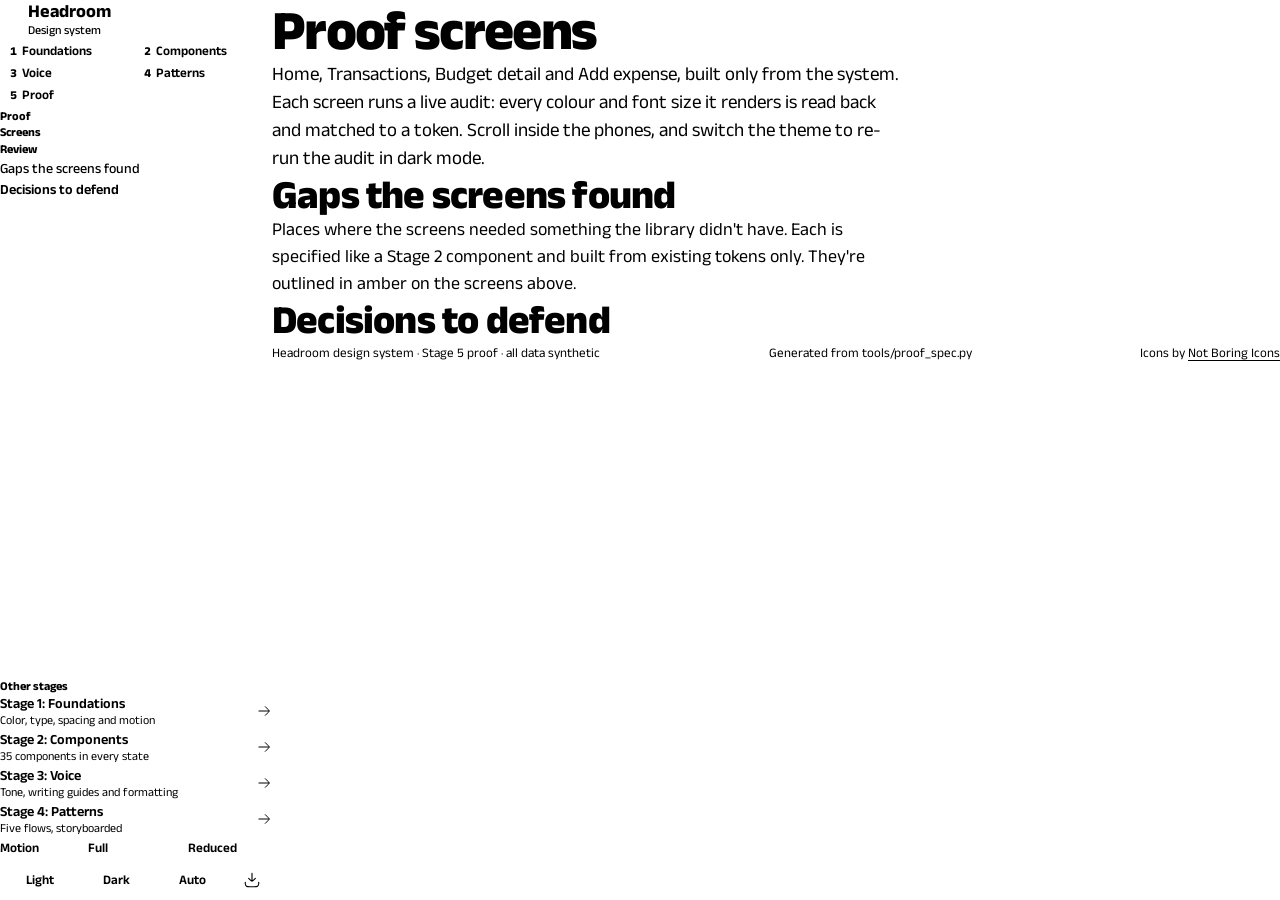
<file: site/proof.template.html>
<!doctype html>
<html lang="en-IN">
<head>
<meta charset="utf-8">
<meta name="viewport" content="width=device-width, initial-scale=1">
<title>Headroom Proof Screens</title>
<meta name="description" content="Stage 5 of the Headroom design system: Home, Transactions, Budget detail and Add expense built only from the system, with a live token audit.">
<link rel="preconnect" href="https://fonts.googleapis.com">
<link rel="preconnect" href="https://fonts.gstatic.com" crossorigin>
<link href="https://fonts.googleapis.com/css2?family=Anek+Latin:wdth,wght@75..125,100..800&display=swap" rel="stylesheet">
<link rel="stylesheet" href="shell.css">
<link rel="stylesheet" href="nav.css">
<link rel="stylesheet" href="headroom.css">
<style>
/*__CSSVARS__*/

.scoreboard{display:grid;grid-template-columns:repeat(4,minmax(0,1fr));gap:var(--space-400);margin-top:var(--space-800)}
.scoreboard div{padding-top:var(--space-300);border-top:2px solid var(--color-text-primary)}
.scoreboard b{display:block;font-size:40px;line-height:44px;font-weight:800;letter-spacing:-.02em;font-variant-numeric:tabular-nums lining-nums}
.scoreboard span{font-size:14px;line-height:20px;color:var(--color-text-secondary)}
.scr-sec{padding-top:var(--space-1600)}
.scr-sec > h2{font-size:40px;line-height:44px;letter-spacing:-.02em;font-weight:800}
.scr-sec > p{font-size:18px;line-height:27px;color:var(--color-text-secondary);margin-top:var(--space-200);max-width:60ch}
.lay{display:grid;grid-template-columns:390px minmax(0,1fr);gap:var(--space-1000);margin-top:var(--space-800);align-items:start}
.phone{width:100%;max-width:390px;height:844px;border-radius:44px;overflow:hidden;position:relative;background:var(--color-surface-canvas);box-shadow:0 0 0 10px var(--color-text-primary),var(--elevation-3);margin:10px}
.pscroll{height:100%;overflow-y:auto;overflow-x:hidden;position:relative;scrollbar-width:none}
.pscroll::-webkit-scrollbar{display:none}
.sbar{height:48px;display:flex;justify-content:space-between;align-items:flex-end;padding:0 28px 6px;font-size:15px;font-weight:700}
.sbar span:last-child{display:flex;gap:5px}.sbar svg{width:17px;height:17px}
.phone .hr-appbar{width:100%;border-radius:0;box-shadow:none;background:transparent}
.phone .body{padding:0 16px 24px;display:flex;flex-direction:column;gap:16px}
.phone .gcard,.phone .hr-list,.phone .hr-card,.phone .hr-search{width:100%}
.phone .gg{height:300px}
.phone .hr-nav{position:sticky;bottom:0;width:100%;z-index:3;height:84px}
.fabwrap{position:sticky;bottom:100px;height:0;display:flex;justify-content:flex-end;padding-right:16px;z-index:3}
.fab{transform:translateY(-100%);height:56px;padding:0 20px;border-radius:var(--radius-lg);background:var(--color-action-primary);color:var(--color-action-on-primary);display:flex;align-items:center;gap:8px;font-weight:700;font-size:16px;box-shadow:var(--elevation-2)}
.sec-h{display:flex;justify-content:space-between;align-items:baseline;margin-top:4px}
.sec-h h3{font-size:18px;line-height:24px;font-weight:600}
.sec-h a{font-size:14px;font-weight:600;color:var(--color-text-link);text-decoration:none}
.home-h{display:flex;align-items:center;padding:0 4px 0 16px}
.home-h h1{flex:1;font-size:28px;line-height:34px;font-weight:700;letter-spacing:-.015em}
.chiprow{display:flex;gap:8px;overflow-x:auto;scrollbar-width:none;margin:-8px -16px 0;padding:0 16px}
.chiprow .hr-chip{flex:none}
.phone .scrim{position:absolute;inset:0;z-index:4}
.phone .hr-sheet{z-index:5;padding-bottom:28px}
.keys2{display:grid;grid-template-columns:repeat(3,1fr);gap:8px}
.keys2 span{height:56px;border-radius:var(--radius-md);background:var(--color-surface-sunken);display:grid;place-items:center;font-size:28px;line-height:32px;font-weight:600}
.keys2 svg{width:24px;height:24px}
.big-left{display:flex;flex-direction:column;gap:4px;padding:4px 0}
.big-left small{font-size:14px;line-height:18px;font-weight:600;color:var(--color-text-secondary)}
.big-left b{font-size:48px;line-height:52px;font-weight:700;letter-spacing:-.02em;font-variant-numeric:tabular-nums lining-nums slashed-zero}
.big-left span.of{font-size:15px;line-height:22px;color:var(--color-text-secondary)}
.chart.flat{max-width:none;box-shadow:none;padding:0;background:transparent}
.pin{position:absolute;z-index:2;width:24px;height:24px;border-radius:50%;background:var(--color-text-primary);color:var(--color-surface-canvas);font-size:13px;font-weight:800;display:grid;place-items:center;box-shadow:0 0 0 2px var(--color-surface-canvas);pointer-events:none;transform:translate(-100%,-35%)}
.hr-nav .pin,.fabwrap .pin{z-index:5}
.pin.gap{background:var(--color-status-warning-bg);color:var(--color-status-warning);box-shadow:0 0 0 2px var(--color-status-warning)}
[data-gap]{outline:2px dashed var(--color-status-warning);outline-offset:3px}
.legend2{list-style:none;margin:0;padding:0;display:flex;flex-direction:column;border-top:1px solid var(--color-border-subtle)}
.legend2 li{display:grid;grid-template-columns:28px minmax(0,1fr);gap:var(--space-300);padding:var(--space-300) 0;border-bottom:1px solid var(--color-border-subtle)}
.legend2 .n{width:24px;height:24px;border-radius:50%;background:var(--color-text-primary);color:var(--color-surface-canvas);font-size:13px;font-weight:800;display:grid;place-items:center}
.legend2 .n.gap{background:var(--color-status-warning-bg);color:var(--color-status-warning);box-shadow:inset 0 0 0 2px var(--color-status-warning)}
.legend2 b{font-weight:700;font-size:16px}
.legend2 p{font-size:14px;line-height:20px;color:var(--color-text-secondary);margin-top:2px}
.legend2 .tk{display:flex;flex-wrap:wrap;gap:4px;margin-top:6px}
.legend2 .tk code{font-size:12px;padding:1px 8px;border-radius:var(--radius-full);background:var(--color-surface-sunken)}
.audit{margin-top:var(--space-600);border-radius:var(--radius-lg);padding:var(--space-500);background:var(--color-surface-default);box-shadow:inset 0 0 0 1px var(--color-border-subtle);display:flex;flex-direction:column;gap:var(--space-300)}
.audit h4{font-size:16px;line-height:22px;font-weight:700;display:flex;gap:8px;align-items:center}
.audit .row{display:grid;grid-template-columns:120px minmax(0,1fr);gap:var(--space-300);font-size:14px;line-height:20px}
.audit .row > span:first-child{color:var(--color-text-secondary);font-weight:600}
.audit .ok{color:var(--color-status-success);font-weight:700}
.audit .bad{color:var(--color-status-danger);font-weight:700}
.audit .chips2{display:flex;flex-wrap:wrap;gap:4px;margin-top:6px}
.audit .chips2 code{font-size:11.5px;padding:1px 8px;border-radius:var(--radius-full);background:var(--color-surface-sunken);display:inline-flex;align-items:center;gap:5px;font-size:12px}
.audit .chips2 code i{width:10px;height:10px;border-radius:3px;box-shadow:inset 0 0 0 1px var(--color-border-subtle)}
.gapgrid{display:grid;grid-template-columns:repeat(2,minmax(0,1fr));gap:var(--space-500);margin-top:var(--space-600)}
.gapc{border-radius:var(--radius-lg);padding:var(--space-500);background:var(--color-surface-default);box-shadow:inset 0 0 0 1px var(--color-border-subtle);display:flex;flex-direction:column;gap:var(--space-300)}
.gapc h3{font-size:22px;line-height:28px;font-weight:700;display:flex;gap:8px;align-items:center}
.gapc .tag{font-size:12px;font-weight:700;padding:2px 8px;border-radius:var(--radius-full);background:var(--color-status-warning-bg);color:var(--color-status-warning)}
.gapc p{font-size:15px;line-height:22px;color:var(--color-text-secondary)}
.gapc ol{margin:0;padding-left:20px;font-size:14px;line-height:21px;display:flex;flex-direction:column;gap:2px}
.gapc .spec{padding:var(--space-400);border-radius:var(--radius-md);background:var(--color-surface-canvas)}
.gapc b.k{font-size:13px;color:var(--color-text-primary)}
.dec{display:flex;flex-direction:column;border-top:2px solid var(--color-text-primary);margin-top:var(--space-600)}
.dec > div{display:grid;grid-template-columns:minmax(0,1fr) minmax(0,1.6fr);gap:var(--space-800);padding:var(--space-600) 0;border-bottom:1px solid var(--color-border-subtle)}
.dec h3{font-size:22px;line-height:28px}
.dec p{color:var(--color-text-secondary);font-size:16px;line-height:24px}
footer{margin-top:var(--space-1600);padding-top:var(--space-600);border-top:1px solid var(--color-border-subtle);font-size:13px;color:var(--color-text-secondary);display:flex;flex-wrap:wrap;justify-content:space-between;gap:var(--space-300)}
@media (max-width:1199px){main{padding:0 var(--space-800) var(--space-1600)}.lay{grid-template-columns:minmax(0,1fr)}.lay .phone{justify-self:center}}
@media (max-width:839px){
  main{padding:0 var(--space-400) var(--space-1200)}
  .intro h1{font-size:40px;line-height:44px}
  .scr-sec > h2{font-size:30px;line-height:34px}
  .scoreboard{grid-template-columns:1fr 1fr}
  .gapgrid,.dec > div{grid-template-columns:minmax(0,1fr)}
  .phone{margin:10px auto;width:calc(100% - 20px)}
}

</style>
</head>
<body>
<div class="shell">
<aside class="side" data-page="proof.html"></aside>
<main>
<div class="wrap">
  <header class="intro">
    <h1>Proof screens</h1>
    <p>Home, Transactions, Budget detail and Add expense, built only from the system. Each screen runs a live audit: every colour and font size it renders is read back and matched to a token. Scroll inside the phones, and switch the theme to re-run the audit in dark mode.</p>
    <div class="scoreboard" id="score"></div>
  </header>
  <div id="screens"></div>
  <section class="scr-sec" id="gaps" aria-labelledby="h-gaps" data-toc-group="Review"><h2 id="h-gaps">Gaps the screens found</h2><p>Places where the screens needed something the library didn't have. Each is specified like a Stage 2 component and built from existing tokens only. They're outlined in amber on the screens above.</p><div class="gapgrid" id="gapgrid"></div></section>
  <section class="scr-sec" id="decisions" aria-labelledby="h-dec"><h2 id="h-dec">Decisions to defend</h2><div class="dec" id="dec"></div></section>
  <footer><span>Headroom design system · Stage 5 proof · all data synthetic</span><span>Generated from tools/proof_spec.py</span><span>Icons by <a href="https://www.notboringicons.com" target="_blank" rel="noopener">Not Boring Icons</a></span></footer>
</div>
</main>
</div>

<script src="icons.js"></script>
<script>
const T = /*__TOKENS__*/null;
const $ = (s, r = document) => r.querySelector(s);
const I = (n, a = '') => `<i data-lucide="${n}" ${a}></i>`;
const inr = n => new Intl.NumberFormat('en-IN').format(n);
const esc = s => String(s).replace(/&/g, '&amp;').replace(/</g, '&lt;');
const root = document.documentElement;

/* ---------- screen kit ---------- */
const sbar = () => `<div class="sbar"><span>9:41</span><span>${I('signal')}${I('wifi')}${I('battery-full')}</span></div>`;
const nav = on => `<nav class="hr-nav" data-pin="${on === 'Activity' ? 7 : 10}">${[['house', 'Home'], ['arrow-left-right', 'Activity'], ['gauge', 'Budgets'], ['target', 'Goals']].map(([i, n]) => `<a ${n === on ? 'aria-current="page"' : ''}><span>${I(i)}</span>${n}</a>`).join('')}</nav>`;
const row = (icon, t, sub, amt, cls = '', extra = '') => `<div class="hr-row two"><span class="tile">${I(icon)}</span><span><b>${t}</b><small>${sub}</small></span><span class="tr"><span class="a ${cls}">${amt}</span>${extra}</span></div>`;
const tag = (i, t, cls = '') => `<span class="hr-tag ${cls}">${I(i)}${t}</span>`;
const mini = (n, s, l) => { const p = s / l, st = p > 1 ? 'over' : p >= .8 ? 'near' : 'ok'; const f = st === 'over' ? 'var(--color-finance-over-fill)' : st === 'near' ? 'var(--color-finance-near-fill)' : 'var(--color-finance-spent)';
  const msg = st === 'over' ? `${I('chevrons-up')}₹${inr(s - l)} over` : st === 'near' ? `${I('triangle-alert')}₹${inr(l - s)} left` : `${I('circle-check')}₹${inr(l - s)} left`;
  return `<div class="bud" style="width:100%"><div class="bud-h"><span>${n}</span><span>₹${inr(s)} of ₹${inr(l)}</span></div><div class="track" style="width:${st === 'over' ? 88 : 100}%"><div class="f" style="width:${Math.min(p, 1.3) * 100}%;background:${f}"></div><div class="lim" style="left:calc(100% - 1px)"></div></div><p class="bud-s ${st}">${msg}</p></div>`; };

const HOME = `<div class="pscroll">${sbar()}
 <div class="home-h" data-pin="1"><h1>October</h1><button class="hr-ibtn" aria-pressed="false" aria-label="Hide balances" data-pin="2">${I('eye')}</button><button class="hr-ibtn" aria-label="Notifications">${I('bell')}</button></div>
 <div class="body">
  <div class="gcard" data-pin="3"><div class="gtop"><span>13 days left</span></div><div class="gg"><div class="line dash"></div><span class="lim">Limit ₹52,000</span><div class="room"><p>Headroom</p><b><span class="rs">₹</span>18,450</b></div><div class="fill" style="height:54%;background:var(--color-finance-spent)"></div><div class="spent">Spent so far<b>₹33,550</b></div></div><p class="gstat ok">${I('circle-check')}On track · about ₹1,419 a day</p></div>
  <div class="hr-sync" data-pin="4" data-gap>${I('history')}Updated 5 min ago<button class="hr-ibtn" aria-label="Refresh">${I('refresh-cw')}</button></div>
  <div class="hr-insight" data-pin="5" data-gap><span class="tile brand">${I('utensils')}</span><div><h5>₹2,100 less on food than this time in September</h5><div class="cmp"><div>October<i style="width:62%;background:var(--color-chart-1)"></i><b>₹8,200</b></div><div>September<i style="width:84%;background:var(--color-finance-spent)"></i><b>₹10,300</b></div></div></div></div>
  <div class="sec-h"><h3>Budgets</h3><a href="#">See all</a></div>
  <div class="hr-card" data-pin="6">${mini('Shopping', 6740, 6000)}${mini('Food and dining', 8200, 10000)}${mini('Transport', 2150, 4000)}</div>
  <div class="sec-h"><h3>Coming up</h3><a href="#">All bills</a></div>
  <div class="hr-list" data-pin="7" data-gap><div class="hr-bill"><span class="date"><b>1</b><small>Nov</small></span><span><b>Rent</b><small>Every month</small></span><span class="tr"><b>₹22,000</b>${tag('clock', 'In 13 days')}</span></div><div class="hr-bill"><span class="date"><b>21</b><small>Oct</small></span><span><b>Netflix</b><small>Every month</small></span><span class="tr"><b>₹649</b>${tag('clock', 'In 3 days', 'due')}</span></div></div>
  <div class="sec-h"><h3>Recent</h3><a href="#">See all</a></div>
  <div class="hr-list" data-pin="8">${row('utensils', 'Swiggy', 'Food and dining · 1:42 pm', '−₹386')}${row('bus', 'Namma Metro', 'Transport · Yesterday', '−₹500')}${row('briefcase', 'Acme Ltd', 'Salary · 1 Oct', '+₹84,500', 'in')}</div>
 </div>
 <div class="fabwrap"><div class="fab" data-pin="9">${I('plus')}Add</div></div>${nav('Home')}</div>`;

const ACTIVITY = `<div class="pscroll">${sbar()}
 <div data-pin="1"><div class="home-h"><h1>Activity</h1><button class="hr-ibtn" aria-label="Select">${I('list-checks')}</button></div><div class="body" style="padding-bottom:12px"><div class="hr-search" role="search">${I('search')}<input placeholder="Search merchants, notes, amounts" aria-label="Search transactions"></div></div></div>
 <div class="body">
  <div class="chiprow" data-pin="2"><button class="hr-chip" aria-pressed="true">${I('check')}October</button><button class="hr-chip"><span class="cdot" style="background:var(--color-chart-1)"></span>Food</button><button class="hr-chip"><span class="cdot" style="background:var(--color-chart-2)"></span>Rent</button><button class="hr-chip"><span class="cdot" style="background:var(--color-chart-3)"></span>Shopping</button><button class="hr-chip">${I('sliders-horizontal')}Filters</button></div>
  <div class="hr-summary" data-pin="3" data-gap><div><small>Spent</small><b><span class="rs">₹</span>33,550</b></div><div><small>Income</small><b style="color:var(--color-finance-income)">+<span class="rs">₹</span>84,500</b></div><p class="cap" style="margin:0">All categories · 1–18 Oct</p></div>
  <div class="hr-list">
   <div class="dhead" data-pin="4"><span>Today</span><span class="num">−₹666</span></div>${row('utensils', 'Swiggy', 'Food and dining · 1:42 pm', '−₹386')}${row('coffee', 'Blue Tokai', 'Food and dining · 9:05 am', '−₹280', '', tag('cloud-off', 'Not synced'))}
   <div class="dhead"><span>Friday, 16 Oct</span><span class="num">−₹2,399</span></div><div data-pin="5">${row('shopping-bag', 'Myntra', 'Shopping · 8:10 pm', '−₹1,899', 'pend', tag('clock', 'Pending'))}</div>${row('bus', 'Namma Metro', 'Transport · 8:40 am', '−₹500')}
   <div class="dhead"><span>Thursday, 15 Oct</span><span class="num">+₹499</span></div>${row('piggy-bank', 'Goa trip', 'Moved to goal', '₹5,000', 'sv', tag('target', 'Saved'))}${row('rotate-ccw', 'Amazon', 'Refund · Shopping', '+₹499', 'in')}
   <div class="dhead"><span>1 Oct</span><span class="num">+₹62,500</span></div>${row('briefcase', 'Acme Ltd', 'Salary · Received', '+₹84,500', 'in')}<div data-pin="6">${row('house', 'Rent', 'Housing · Paid', '−₹22,000', '', tag('repeat', 'Recurring'))}</div>
  </div>
 </div>${nav('Activity')}</div>`;

function lineChart() {
  const W = 340, H = 140, lim = 10000, max = 12000, days = 31, today = 18;
  const pts = [0, 420, 900, 1250, 1900, 2300, 2880, 3400, 3700, 4300, 4800, 5100, 5650, 6100, 6700, 7100, 7500, 7900, 8200];
  const x = d => 30 + d / days * (W - 34), y = v => 8 + H - v / max * H;
  const proj = 8200 + 8200 / 18 * (days - today);
  const ticks = [0, 5000, 10000].map(v => `<line x1="30" x2="${W}" y1="${y(v)}" y2="${y(v)}" stroke="var(--color-border-subtle)"/><text x="24" y="${y(v) + 4}" text-anchor="end" font-size="12" fill="var(--color-text-secondary)">${v / 1000}k</text>`).join('');
  return `<svg viewBox="0 0 ${W} ${H + 30}" width="100%" aria-hidden="true">${ticks}<line x1="30" x2="${W}" y1="${y(lim)}" y2="${y(lim)}" stroke="var(--color-finance-clearance-line)" stroke-width="2" stroke-dasharray="6 4"/><path d="${pts.map((v, i) => `${i ? 'L' : 'M'}${x(i)} ${y(v)}`).join(' ')}" fill="none" stroke="var(--color-finance-spent)" stroke-width="3" stroke-linejoin="round"/><path d="M${x(today)} ${y(8200)} L${x(days)} ${y(proj)}" stroke="var(--color-text-secondary)" stroke-width="2" stroke-dasharray="2 4" fill="none"/><line x1="${x(today)}" x2="${x(today)}" y1="8" y2="${H + 8}" stroke="var(--color-action-primary)" stroke-width="2"/><circle cx="${x(today)}" cy="${y(8200)}" r="5" fill="var(--color-action-primary)" stroke="var(--color-surface-canvas)" stroke-width="2"/><text x="${x(today)}" y="${H + 26}" text-anchor="middle" font-size="12" font-weight="700" fill="var(--color-action-primary)">Today</text><text x="30" y="${H + 26}" font-size="12" fill="var(--color-text-secondary)">1 Oct</text><text x="${W}" y="${H + 26}" text-anchor="end" font-size="12" fill="var(--color-text-secondary)">31 Oct</text></svg>`;
}
function barChart() {
  const d = [['Jul', 9100], ['Aug', 10900], ['Sep', 10300], ['Oct', 8200]], lim = 10000, max = 12000, H = 120, W = 340, bw = 48;
  const y = v => 8 + H - v / max * H;
  return `<svg viewBox="0 0 ${W} ${H + 44}" width="100%" aria-hidden="true">${[0, 5000, 10000].map(v => `<line x1="30" x2="${W}" y1="${y(v)}" y2="${y(v)}" stroke="var(--color-border-subtle)"/><text x="24" y="${y(v) + 4}" text-anchor="end" font-size="12" fill="var(--color-text-secondary)">${v / 1000}k</text>`).join('')}${d.map((r, i) => { const cx = 50 + i * 74, over = r[1] > lim, cur = i === 3; return `<rect x="${cx}" y="${y(r[1])}" width="${bw}" height="${H + 8 - y(r[1])}" rx="4" fill="${cur ? 'var(--color-action-primary)' : 'var(--color-finance-spent)'}"/>${over ? `<rect x="${cx}" y="${y(r[1])}" width="${bw}" height="${y(lim) - y(r[1])}" rx="4" fill="var(--color-finance-over-fill)"/>` : ''}<text x="${cx + bw / 2}" y="${H + 26}" text-anchor="middle" font-size="12" fill="var(--color-text-secondary)">${r[0]}</text><text x="${cx + bw / 2}" y="${H + 42}" text-anchor="middle" font-size="12" font-weight="600" fill="${over ? 'var(--color-finance-over-budget)' : 'var(--color-text-primary)'}">₹${(r[1] / 1000).toFixed(1)}k</text>`; }).join('')}<line x1="30" x2="${W}" y1="${y(lim)}" y2="${y(lim)}" stroke="var(--color-finance-clearance-line)" stroke-width="2" stroke-dasharray="6 4"/></svg>`;
}
const BUDGET = `<div class="pscroll">${sbar()}
 <div class="hr-appbar" data-pin="1"><div class="ab-row"><button class="hr-ibtn" aria-label="Back to Budgets">${I('chevron-left')}</button><h4>Food and dining</h4><button class="hr-ibtn" aria-label="Edit budget">${I('pencil')}</button></div></div>
 <div class="body">
  <div data-pin="2"><div class="big-left"><small>Left this month</small><b><span class="rs">₹</span>1,800</b><span class="of">of ₹10,000 · 13 days to go</span></div>
   <div class="bud" style="width:100%;margin-top:8px"><div class="track"><div class="f" style="width:82%;background:var(--color-finance-near-fill)"></div><div class="pace" style="left:58%"></div><div class="lim" style="left:calc(100% - 1px)"></div></div><p class="bud-s near">${I('triangle-alert')}Close to limit · ₹8,200 spent</p></div></div>
  <div class="hr-alert warning" style="width:100%" data-pin="3">${I('triangle-alert')}<div><p>₹1,800 left for 13 days, about ₹138 a day. You usually spend ₹410 a day on food.</p><a href="#" onclick="return false">Move money from Fun</a></div></div>
  <div class="chart flat" data-pin="4"><h5>On pace to go ₹3,400 over</h5>${lineChart()}</div>
  <div class="hr-tabs" style="width:100%" data-pin="5"><button aria-selected="true">Overview</button><button aria-selected="false">Transactions</button><button aria-selected="false">History</button></div>
  <div class="chart flat" data-pin="6"><h5>August went ₹900 over</h5>${barChart()}</div>
  <div class="hr-list">${row('utensils', 'Swiggy', 'Today · 1:42 pm', '−₹386')}${row('coffee', 'Blue Tokai', 'Today · 9:05 am', '−₹280')}${row('shopping-basket', 'Zepto', 'Wednesday', '−₹1,240')}</div>
  <button class="hr-btn tonal block" data-pin="7">${I('sliders-horizontal')}Adjust limit</button>
 </div></div>`;

const ADD = `<div class="pscroll" style="overflow:hidden">${sbar()}
 <div class="home-h"><h1>October</h1><button class="hr-ibtn" aria-label="Hide balances">${I('eye')}</button></div>
 <div class="body"><div class="gcard"><div class="gg" style="height:240px"><div class="line dash"></div><div class="fill" style="height:54%;background:var(--color-finance-spent)"></div></div></div></div>
 <div class="scrim" data-pin="1"></div>
 <div class="hr-sheet"><div class="handle"></div>
  <div class="hr-seg" style="width:100%" data-pin="2"><button aria-pressed="true">${I('arrow-up-right')}Expense</button><button aria-pressed="false">${I('arrow-down-left')}Income</button></div>
  <div class="hr-amount" style="padding:4px 0"><span class="v num" data-pin="3"><span class="rs">₹</span>386<span class="caret"></span></span><span class="ctx" data-pin="4" style="color:var(--color-text-primary)">₹1,414 left in Food after this</span></div>
  <div class="chips" style="justify-content:center" data-pin="5"><button class="hr-chip" aria-pressed="true">${I('check')}Food</button><button class="hr-chip">${I('shopping-basket')}Groceries</button><button class="hr-chip">${I('ellipsis')}More</button></div>
  <div class="keys2" data-pin="6">${['1', '2', '3', '4', '5', '6', '7', '8', '9', '.', '0'].map(k => `<span>${k}</span>`).join('')}<span>${I('delete')}</span></div>
  <button class="hr-btn lg block" data-pin="7">Add ₹386 expense</button><button class="hr-btn ghost block" style="height:40px">More details</button>
 </div></div>`;
const HTML = { home: HOME, activity: ACTIVITY, budget: BUDGET, add: ADD };

/* ---------- render ---------- */
const screens = $('#screens');
T.proof.screens.forEach(s => {
  const legend = s.pins.map(([c, note, toks], i) => { const gap = c.includes('(GAP)'); return `<li><span class="n ${gap ? 'gap' : ''}">${i + 1}</span><div><b>${c.replace(' (GAP)', '')}${gap ? ' · new' : ''}</b><p>${esc(note)}</p><div class="tk">${toks.map(t => `<code>${t}</code>`).join('')}</div></div></li>`; }).join('');
  screens.insertAdjacentHTML('beforeend', `<section class="scr-sec" id="${s.id}" aria-labelledby="h-${s.id}"><h2 id="h-${s.id}">${s.name}</h2><p>${esc(s.job)}</p>
   <div class="lay"><div class="phone" data-screen="${s.id}" role="img" aria-label="${s.name} screen">${HTML[s.id]}</div><div><ol class="legend2">${legend}</ol><div class="audit" data-audit="${s.id}"></div></div></div></section>`);
});
$('#gapgrid').innerHTML = T.proof.gaps.map(g => `<div class="gapc"><h3>${g.name}<span class="tag">New</span></h3><p>${esc(g.why)}</p><div class="spec"><b class="k">Anatomy</b><ol>${g.anatomy.map(a => `<li>${esc(a)}</li>`).join('')}</ol></div><p><b class="k">States:</b> ${esc(g.states)}</p><p><b class="k">Rule:</b> ${esc(g.rules)}</p><p style="font-size:13px"><b class="k">Used on:</b> ${g.screen}</p></div>`).join('');
$('#dec').innerHTML = T.proof.decisions.map(([a, b]) => `<div><h3>${a}</h3><p>${esc(b)}</p></div>`).join('');
if (window.lucide) lucide.createIcons();

/* pins */
function placePins() {
  document.querySelectorAll('.pin').forEach(p => p.remove());
  document.querySelectorAll('[data-screen]').forEach(ph => {
    const sc = ph.querySelector('.pscroll'), spec = T.proof.screens.find(s => s.id === ph.dataset.screen);
    ph.querySelectorAll('[data-pin]').forEach(el => {
      const n = +el.dataset.pin, c = spec.pins[n - 1]; if (!c) return;
      const r = el.getBoundingClientRect(), b = sc.getBoundingClientRect();
      const pin = document.createElement('span'); pin.className = 'pin' + (c[0].includes('(GAP)') ? ' gap' : ''); pin.textContent = n; pin.setAttribute('aria-hidden', 'true');
      const sticky = el.closest('.hr-nav,.fabwrap');
      pin.style.left = (Math.min(r.right, b.right - 4) - b.left - 4) + 'px'; pin.style.top = (r.top - b.top + sc.scrollTop + 2) + 'px';
      if (sticky) { pin.style.position = 'absolute'; }
      (sticky ? sticky : sc).appendChild(pin);
      if (sticky) { const sr = sticky.getBoundingClientRect(); pin.style.left = (Math.min(r.right, b.right - 4) - sr.left - 4) + 'px'; pin.style.top = (r.top - sr.top + 2) + 'px'; }
    });
  });
}

/* ---------- live token audit ---------- */
const mode = () => root.dataset.theme || (matchMedia('(prefers-color-scheme: dark)').matches ? 'dark' : 'light');
const norm = c => { const m = String(c).match(/[\d.]+/g); if (!m) return null; const [r, g, b, a = 1] = m.map(Number); return a === 0 ? null : `${r},${g},${b},${Math.round(a * 100) / 100}`; };
const hexNorm = h => `${parseInt(h.slice(1, 3), 16)},${parseInt(h.slice(3, 5), 16)},${parseInt(h.slice(5, 7), 16)},1`;
function tokenIndex() {
  const m = mode(), idx = {};
  Object.entries(T.semantic).forEach(([p, v]) => { const k = hexNorm(v[m]); (idx[k] = idx[k] || []).push(p); });
  T.overlay.forEach(o => { const k = norm(o[m]); if (k) (idx[k] = idx[k] || []).push(o.path); });
  return idx;
}
const PREF = { text: ['color/text/', 'color/finance/', 'color/status/', 'color/action/on-'], bg: ['color/surface/', 'color/action/', 'color/finance/', 'color/status/', 'color/overlay/', 'color/chart/'], border: ['color/border/', 'color/action/', 'color/status/'], fill: ['color/chart/', 'color/finance/', 'color/action/', 'color/surface/', 'color/text/'], stroke: ['color/finance/', 'color/chart/', 'color/action/', 'color/border/', 'color/text/', 'color/surface/'] };
const pick = (names, kind) => { for (const pre of PREF[kind] || []) { const n = names.find(x => x.startsWith(pre) && !/hover|pressed/.test(x)); if (n) return n; } return names[0]; };
const SIZES = new Set([...T.type, ...T.numeric].map(t => t.size));
function audit(ph) {
  const idx = tokenIndex(), used = new Map(), stray = new Map(), sizes = new Map(), offSize = new Map();
  ph.querySelectorAll('*').forEach(el => {
    if (el.classList.contains('pin') || el.closest('.pin')) return;
    const cs = getComputedStyle(el); if (cs.display === 'none' || cs.visibility === 'hidden') return;
    const isSvg = el instanceof SVGElement;
    const hasText = [...el.childNodes].some(n => n.nodeType === 3 && n.textContent.trim());
    const props = [];
    if (hasText) props.push(['text', cs.color]);
    if (!isSvg) { props.push(['bg', cs.backgroundColor]); ['Top', 'Right', 'Bottom', 'Left'].forEach(s => { if (parseFloat(cs['border' + s + 'Width']) > 0) props.push(['border', cs['border' + s + 'Color']]); }); }
    if (isSvg && el.tagName !== 'svg') { if (cs.fill !== 'none' && !['line', 'polyline'].includes(el.tagName)) props.push(['fill', cs.fill]); if (cs.stroke !== 'none') props.push(['stroke', cs.stroke]); }
    if (el.tagName === 'svg' && el.classList.contains('lucide')) props.push(['text', cs.color]);
    props.forEach(([kind, c]) => { const k = norm(c); if (!k) return; if (idx[k]) used.set(pick(idx[k], kind), k); else stray.set(k, (stray.get(k) || 0) + 1); });
    if (hasText && !el.classList.contains('rs')) { const fz = Math.round(parseFloat(cs.fontSize) * 10) / 10; if (SIZES.has(fz)) sizes.set(fz, 1); else offSize.set(fz, el.textContent.trim().slice(0, 24)); }
  });
  return { used, stray, sizes, offSize };
}
const toCss = k => { const [r, g, b, a] = k.split(','); return `rgba(${r},${g},${b},${a})`; };
let totals = {};
function runAudits() {
  totals = { colors: 0, stray: 0, sizes: new Set(), off: 0 };
  document.querySelectorAll('[data-screen]').forEach(ph => {
    const r = audit(ph), box = $(`[data-audit="${ph.dataset.screen}"]`);
    totals.colors += r.used.size; totals.stray += r.stray.size; r.sizes.forEach((_, k) => totals.sizes.add(k)); totals.off += r.offSize.size;
    box.innerHTML = `<h4>${I('scan-search')}Token audit · ${mode()} mode</h4>
      <div class="row"><span>Colours</span><span>${r.stray.size ? `<span class="bad">${r.stray.size} not from tokens</span> · ` : `<span class="ok">All ${r.used.size} from tokens</span>`}<div class="chips2">${[...r.used].sort().map(([p, k]) => `<code><i style="background:${toCss(k)}"></i>${p.replace('color/', '')}</code>`).join('')}${[...r.stray].map(([k]) => `<code style="color:var(--color-status-danger)"><i style="background:${toCss(k)}"></i>${toCss(k)}</code>`).join('')}</div></span></div>
      <div class="row"><span>Type sizes</span><span>${r.offSize.size ? `<span class="bad">${r.offSize.size} off-scale: ${[...r.offSize].map(([s, t]) => `${s}px “${esc(t)}”`).join(', ')}</span>` : `<span class="ok">All ${r.sizes.size} on the type scale</span>`} <span class="muted">(${[...r.sizes.keys()].sort((a, b) => a - b).join(', ')}px)</span></span></div>`;
  });
  $('#score').innerHTML = `<div><b>4</b><span>screens built only from the library</span></div><div><b>${totals.stray === 0 ? '100%' : totals.stray + ' stray'}</b><span>of rendered colours resolve to tokens (${mode()} mode)</span></div><div><b>${totals.off === 0 ? '100%' : totals.off + ' off'}</b><span>of font sizes on the type scale</span></div><div><b>${T.proof.gaps.length}</b><span>gaps found and specified as new components</span></div>`;
  window.hrAudit = totals;
  if (window.lucide) lucide.createIcons();
  placePins();
}
window.addEventListener('resize', placePins);
document.addEventListener('hr:theme', () => setTimeout(runAudits, 450));
document.fonts && document.fonts.ready.then(() => setTimeout(runAudits, 900)); // after first-view fills (motion/duration/slow + delay) settle
</script>
<script src="nav.js"></script>
<script src="motion.js"></script>
</body>
</html>
</file>
<file: site/nav.css>
/* Headroom spec site: the one sidebar, identical on every page. Tokens only. */
.shell{display:grid;grid-template-columns:272px minmax(0,1fr);min-height:100vh}
.side{position:sticky;top:0;height:100vh;display:flex;flex-direction:column;gap:var(--space-400);padding:var(--space-500) var(--space-400) 0;border-right:1px solid var(--color-border-subtle);background:var(--color-surface-default);z-index:30}
.side-top{display:flex;align-items:center;justify-content:space-between;gap:var(--space-300);padding:0 var(--space-100)}
.brand{display:flex;align-items:center;gap:var(--space-300);font-weight:700;font-size:18px;line-height:22px;text-decoration:none;color:var(--color-text-primary)}
.brand small{display:block;font-size:12px;line-height:16px;font-weight:500;color:var(--color-text-secondary)}
.mark{width:28px;height:28px;border-radius:var(--radius-sm);background:var(--color-finance-headroom);position:relative;overflow:hidden;flex:none}
.mark::before{content:"";position:absolute;left:0;right:0;bottom:0;height:52%;background:var(--color-action-primary)}
.mark::after{content:"";position:absolute;left:3px;right:3px;top:22%;height:2px;background:repeating-linear-gradient(90deg,var(--color-finance-clearance-line) 0 4px,transparent 4px 6px)}
.side-menu{display:none;align-items:center;gap:var(--space-150);height:40px;padding:0 var(--space-300);border:0;border-radius:var(--radius-md);background:var(--color-surface-sunken);color:var(--color-text-primary);font:600 14px/18px "Anek Latin",system-ui,sans-serif;cursor:pointer}

/* the five stages: 3 + 2 tiles */
.stages{display:grid;grid-template-columns:1fr 1fr;gap:4px;padding:4px;border-radius:var(--radius-md);background:var(--color-surface-sunken)}
.stages a{display:flex;align-items:center;gap:var(--space-150);min-width:0;white-space:nowrap;padding:var(--space-200) var(--space-200);border-radius:var(--radius-sm);text-decoration:none;color:var(--color-text-secondary);font-size:13px;line-height:16px;font-weight:600;transition:background var(--motion-duration-fast) var(--motion-easing-standard),color var(--motion-duration-fast)}
.stages a:last-child{grid-column:1 / -1}
.stages a b{flex:none;width:18px;height:18px;border-radius:50%;display:grid;place-items:center;font-size:12px;line-height:1;font-weight:700;color:var(--color-text-secondary);background:var(--color-surface-default);font-variant-numeric:tabular-nums}
.stages a:hover{background:var(--color-overlay-hover);color:var(--color-text-primary)}
.stages a[aria-current=page]{background:var(--color-surface-raised);color:var(--color-text-primary);box-shadow:var(--elevation-1)}
.stages a[aria-current=page] b{color:var(--color-action-on-primary);background:var(--color-action-primary)}

/* this page's sections */
.side-panel{flex:1;min-height:0;display:flex;flex-direction:column;margin:0 calc(-1 * var(--space-100))}
.toc-scroll{flex:1;min-height:0;overflow-y:auto;padding:0 var(--space-100) var(--space-300);scrollbar-width:thin}
.side-h{margin:0 0 var(--space-100);padding:0 var(--space-300);font-size:12px;line-height:16px;font-weight:700;color:var(--color-text-secondary)}
.toc{display:flex;flex-direction:column;gap:1px;margin:0;padding:0;list-style:none}
.toc .g{font-size:12px;line-height:16px;font-weight:700;color:var(--color-text-secondary);padding:var(--space-400) var(--space-300) var(--space-100)}
.toc a{display:block;padding:var(--space-150) var(--space-300);border-radius:var(--radius-sm);color:var(--color-text-secondary);text-decoration:none;font-size:14px;line-height:20px;font-weight:500;transition:background var(--motion-duration-fast) var(--motion-easing-standard),color var(--motion-duration-fast)}
.toc a:hover{background:var(--color-overlay-hover);color:var(--color-text-primary)}
.toc a[aria-current=true]{background:var(--color-action-secondary);color:var(--color-action-on-secondary);font-weight:600}

/* other stages + theme */
.side-foot{flex:none;display:flex;flex-direction:column;gap:var(--space-300);padding:var(--space-300) var(--space-100) var(--space-400);border-top:1px solid var(--color-border-subtle)}
.others{list-style:none;margin:0;padding:0;display:flex;flex-direction:column;gap:2px}
.others a{display:grid;grid-template-columns:minmax(0,1fr) 16px;column-gap:var(--space-200);align-items:center;padding:var(--space-150) var(--space-300);border-radius:var(--radius-sm);text-decoration:none;color:var(--color-text-primary);transition:background var(--motion-duration-fast) var(--motion-easing-standard)}
.others a span{font-size:14px;line-height:18px;font-weight:600}
.others a small{grid-row:2;font-size:12px;line-height:16px;color:var(--color-text-secondary)}
.others a svg{grid-row:1 / span 2;grid-column:2;color:var(--color-text-secondary);transition:transform var(--motion-duration-fast) var(--motion-easing-standard)}
.others a:hover{background:var(--color-overlay-hover)}
.others a:hover svg{transform:translateX(3px);color:var(--color-action-primary)}
.theme{display:grid;grid-template-columns:repeat(3,1fr);gap:2px;padding:3px;border-radius:var(--radius-md);background:var(--color-surface-sunken)}
.theme button{all:unset;text-align:center;cursor:pointer;padding:var(--space-150) 0;border-radius:var(--radius-sm);font-size:13px;line-height:18px;font-weight:600;color:var(--color-text-secondary)}
.theme button[aria-pressed=true]{background:var(--color-surface-raised);color:var(--color-text-primary);box-shadow:var(--elevation-1)}
.theme button:focus-visible{outline:2px solid var(--color-border-focus)}
.motion-row{display:grid;grid-template-columns:auto minmax(0,1fr);gap:var(--space-300);align-items:center;font-size:13px;font-weight:600;color:var(--color-text-secondary);padding-left:var(--space-100)}
.theme.mo{grid-template-columns:1fr 1fr}
.foot-row{display:grid;grid-template-columns:minmax(0,1fr) 40px;gap:var(--space-200)}
.dl{display:grid;place-items:center;width:40px;height:40px;border-radius:var(--radius-md);background:var(--color-action-secondary);color:var(--color-action-on-secondary)}

/* phones and small tablets: a sticky top bar, sections in a drop-down panel */
@media (max-width:839px){
  html{scroll-padding-top:156px}
  .shell{grid-template-columns:minmax(0,1fr)}
  .side{height:auto;gap:var(--space-200);padding:var(--space-200) var(--space-300);border-right:0;border-bottom:1px solid var(--color-border-subtle);box-shadow:var(--elevation-2)}
  .brand small{display:none}
  .side-menu{display:inline-flex}
  .stages{grid-template-columns:repeat(5,1fr)}
  .stages a,.stages a:last-child{grid-column:auto;flex-direction:column;gap:2px;text-align:center;padding:var(--space-100) 2px;font-size:12px;white-space:normal}
  .side-panel{display:none;position:absolute;left:0;right:0;top:100%;height:72vh;margin:0;padding:var(--space-300);background:var(--color-surface-raised);box-shadow:var(--elevation-3);border-bottom:1px solid var(--color-border-subtle)}
  .side.open .side-panel{display:flex}
}
@media (max-width:420px){.stages a{font-size:0}.stages a b{font-size:12px}.stages a::after{content:attr(data-short);font-size:12px;line-height:16px}}
</file>
<file: site/shell.css>
/* Headroom spec-site shell: layout, sidebar, spec sections. Tokens come from each page's injected :root vars. */
*,*::before,*::after{box-sizing:border-box}
html{scroll-behavior:smooth;scroll-padding-top:var(--space-600)}
body{margin:0;background:var(--color-surface-canvas);color:var(--color-text-primary);font:400 16px/24px "Anek Latin",system-ui,sans-serif;-webkit-font-smoothing:antialiased}
::selection{background:var(--color-finance-headroom);color:var(--color-text-primary)}
a{color:var(--color-text-link);text-underline-offset:3px}
:focus-visible{outline:2px solid var(--color-border-focus);outline-offset:2px}
h1,h2,h3,h4{margin:0;text-wrap:balance}
p{margin:0}
code,.tok{font:inherit;font-size:13px;font-weight:500;color:var(--color-text-secondary);overflow-wrap:anywhere}
.muted{color:var(--color-text-secondary)}
.num,.amt{font-variant-numeric:tabular-nums lining-nums slashed-zero}
.rs{font-size:.7em;vertical-align:.32em;margin-right:.04em;font-weight:600}
svg.lucide{width:20px;height:20px;flex:none;stroke-width:1.5}
.sr{position:absolute;width:1px;height:1px;overflow:hidden;clip:rect(0 0 0 0);white-space:nowrap}
main{min-width:0;padding:0 var(--space-1000) var(--space-1600)}
.wrap{max-width:1080px;margin:0 auto}
.intro{padding:var(--space-1200) 0 var(--space-400);max-width:70ch}
.intro h1{font-size:56px;line-height:60px;letter-spacing:-.03em;font-weight:800}
.intro p{font-size:19px;line-height:28px;color:var(--color-text-secondary);margin-top:var(--space-400)}
.rules3{display:grid;grid-template-columns:repeat(3,minmax(0,1fr));gap:var(--space-400);margin-top:var(--space-800)}
.rules3 div{padding-top:var(--space-300);border-top:2px solid var(--color-text-primary);font-size:15px;line-height:22px;color:var(--color-text-secondary)}
.rules3 b{display:block;color:var(--color-text-primary);font-size:17px;margin-bottom:var(--space-100)}
.grp{font-size:36px;line-height:40px;letter-spacing:-.02em;font-weight:800;padding-top:var(--space-1600);margin-bottom:var(--space-200)}
.comp{padding-top:var(--space-1000)}
.comp > h3{font-size:24px;line-height:30px;font-weight:700;letter-spacing:-.01em}
.comp > .purpose{color:var(--color-text-secondary);margin-top:var(--space-150);max-width:72ch}
.stage{margin-top:var(--space-500);padding:var(--space-600);border-radius:var(--radius-lg);background:var(--color-surface-default);border:1px solid var(--color-border-subtle);display:flex;flex-wrap:wrap;gap:var(--space-600) var(--space-800);align-items:flex-start}
.cell{display:flex;flex-direction:column;gap:var(--space-200);min-width:0}
.cell > .cap{font-size:12px;line-height:16px;font-weight:600;color:var(--color-text-secondary)}
.cell.wide{flex:1 1 100%}
.cell.half{flex:1 1 320px}
details.spec{margin-top:var(--space-300);border-radius:var(--radius-md);border:1px solid var(--color-border-subtle);background:var(--color-surface-default)}
details.spec summary{cursor:pointer;padding:var(--space-300) var(--space-400);font-weight:600;font-size:15px;list-style:none;display:flex;align-items:center;gap:var(--space-200)}
details.spec summary::-webkit-details-marker{display:none}
details.spec summary svg{transition:transform var(--motion-duration-base) var(--motion-easing-standard)}
details.spec[open] summary svg{transform:rotate(90deg)}
.specbody{padding:0 var(--space-400) var(--space-500);display:grid;grid-template-columns:minmax(0,1fr) minmax(0,1fr);gap:var(--space-600)}
.specbody h4{font-size:13px;font-weight:700;color:var(--color-text-secondary);margin-bottom:var(--space-200)}
.specbody ol,.specbody ul{margin:0;padding-left:20px;font-size:14px;line-height:21px;display:flex;flex-direction:column;gap:var(--space-100)}
.specbody .full{grid-column:1 / -1}
.st{width:100%;border-collapse:collapse;font-size:14px;line-height:20px}
.st td,.st th{text-align:left;vertical-align:top;padding:var(--space-200) var(--space-300) var(--space-200) 0;border-bottom:1px solid var(--color-border-subtle)}
.st th{font-size:12px;color:var(--color-text-secondary);font-weight:600}
.st td:first-child{font-weight:600;white-space:nowrap;padding-right:var(--space-500)}
.st td.na{color:var(--color-text-secondary)}
.dd{display:grid;grid-template-columns:1fr 1fr;gap:var(--space-300)}
.dd > div{padding:var(--space-300) var(--space-400);border-radius:var(--radius-md);font-size:14px;line-height:20px;display:flex;flex-direction:column;gap:var(--space-150)}
.dd .y{background:var(--color-status-success-bg)}.dd .n{background:var(--color-status-danger-bg)}
.dd b{display:flex;align-items:center;gap:6px;font-size:13px}
.dd .y b{color:var(--color-status-success)}.dd .n b{color:var(--color-status-danger)}
.toks{display:flex;flex-wrap:wrap;gap:6px}
.toks code{padding:2px 8px;border-radius:var(--radius-full);background:var(--color-surface-sunken);font-size:12px}
</file>
